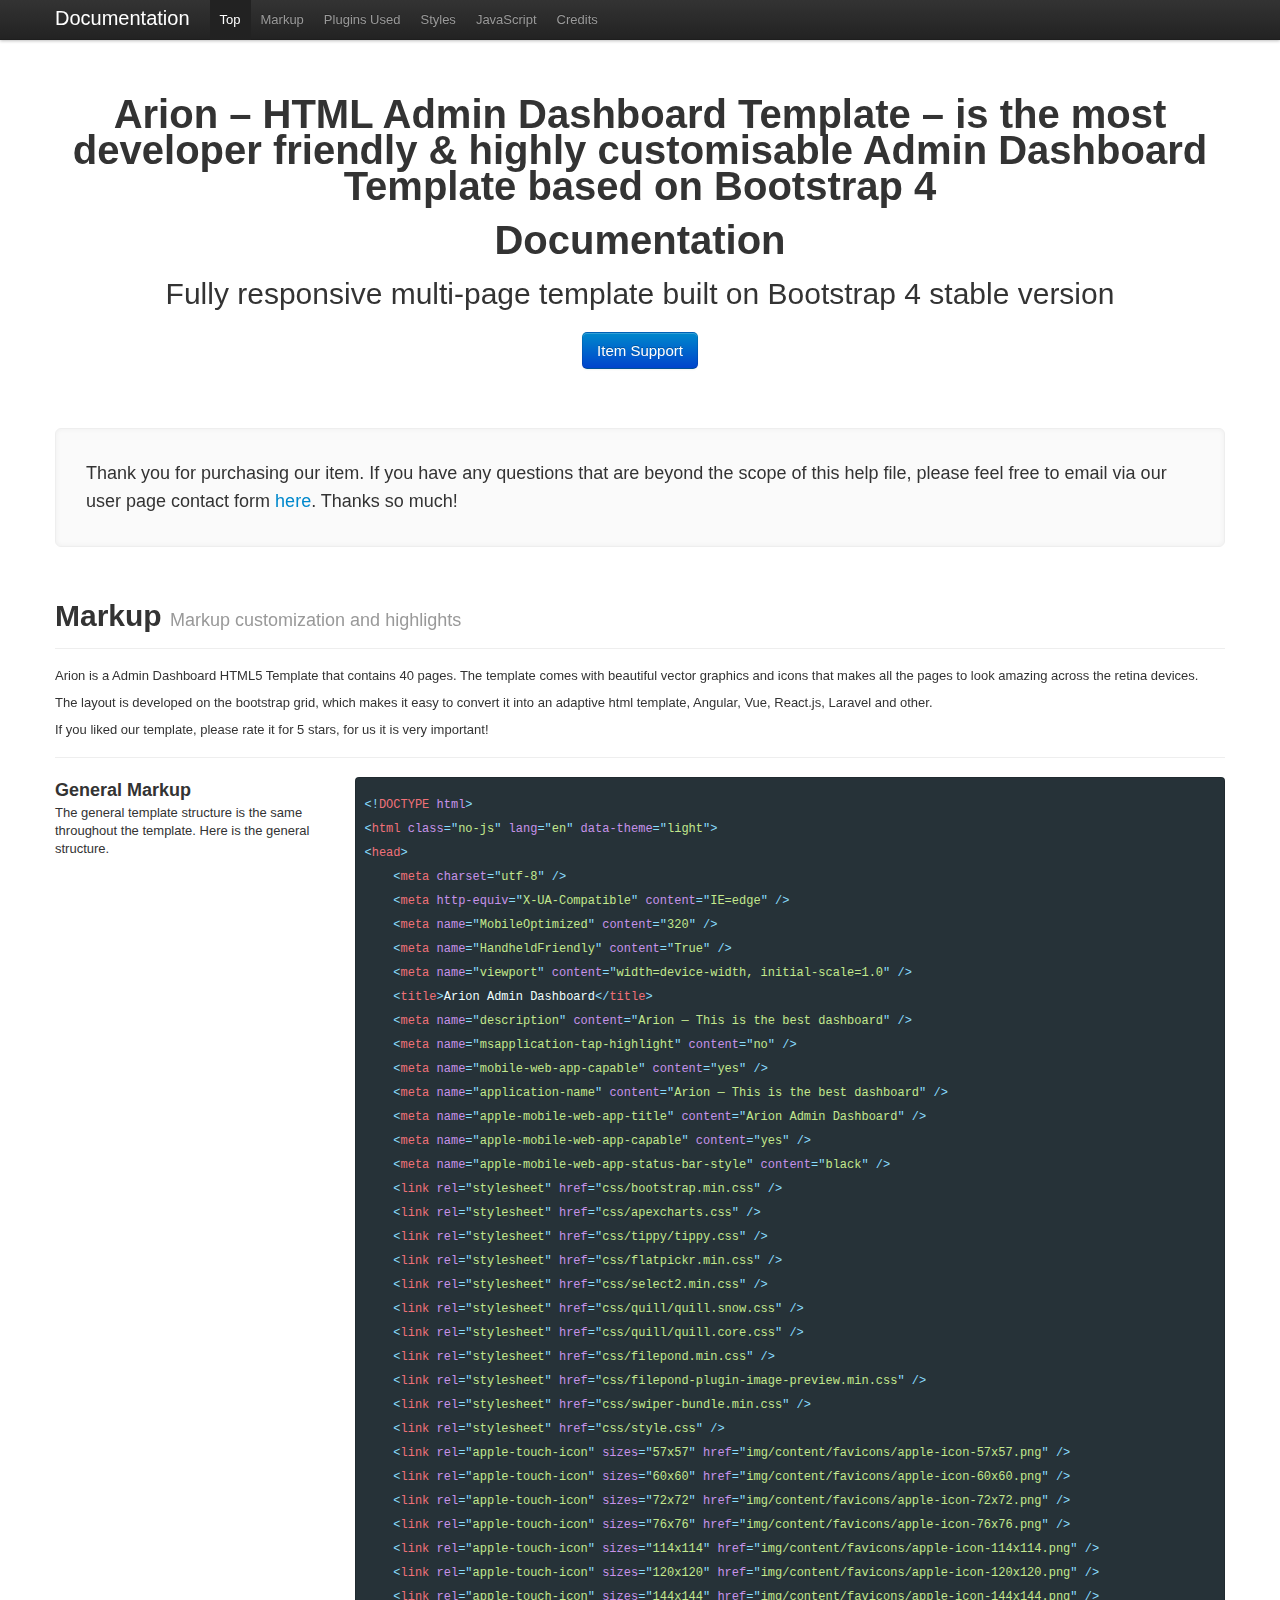
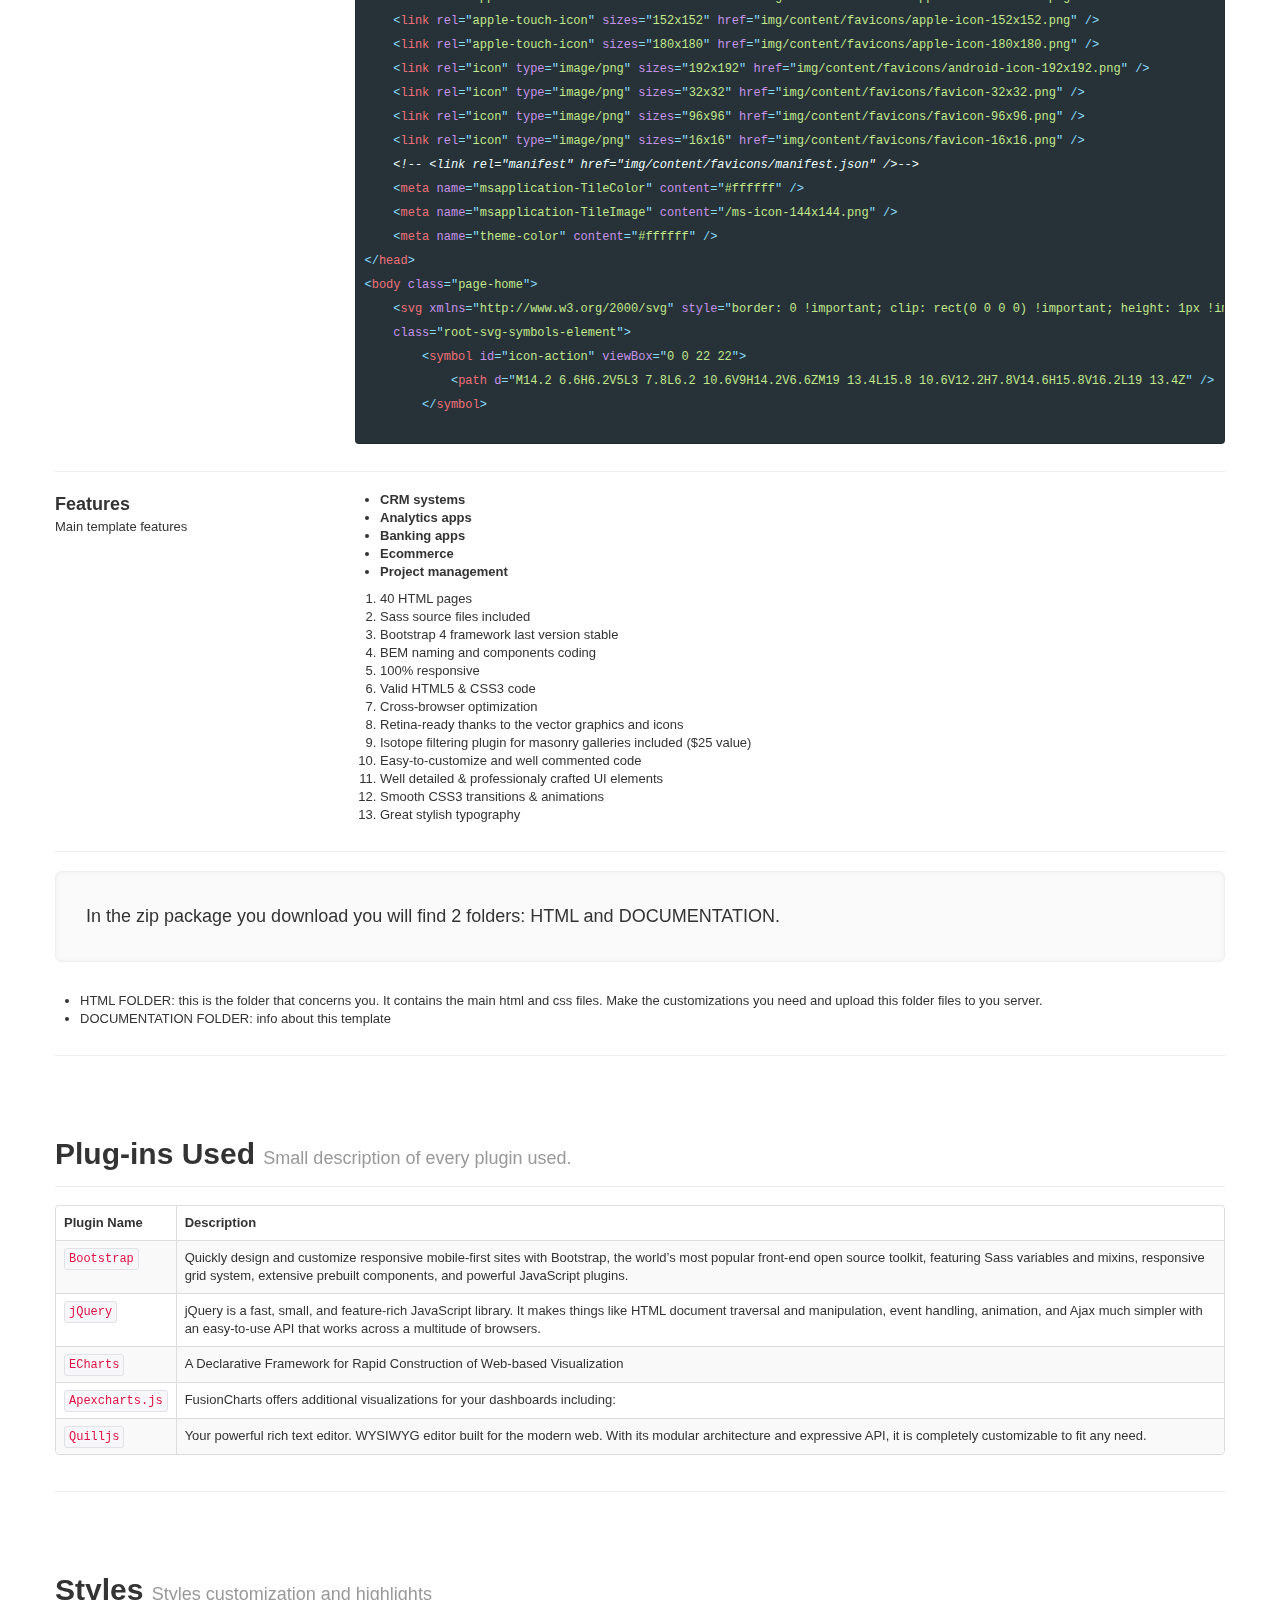
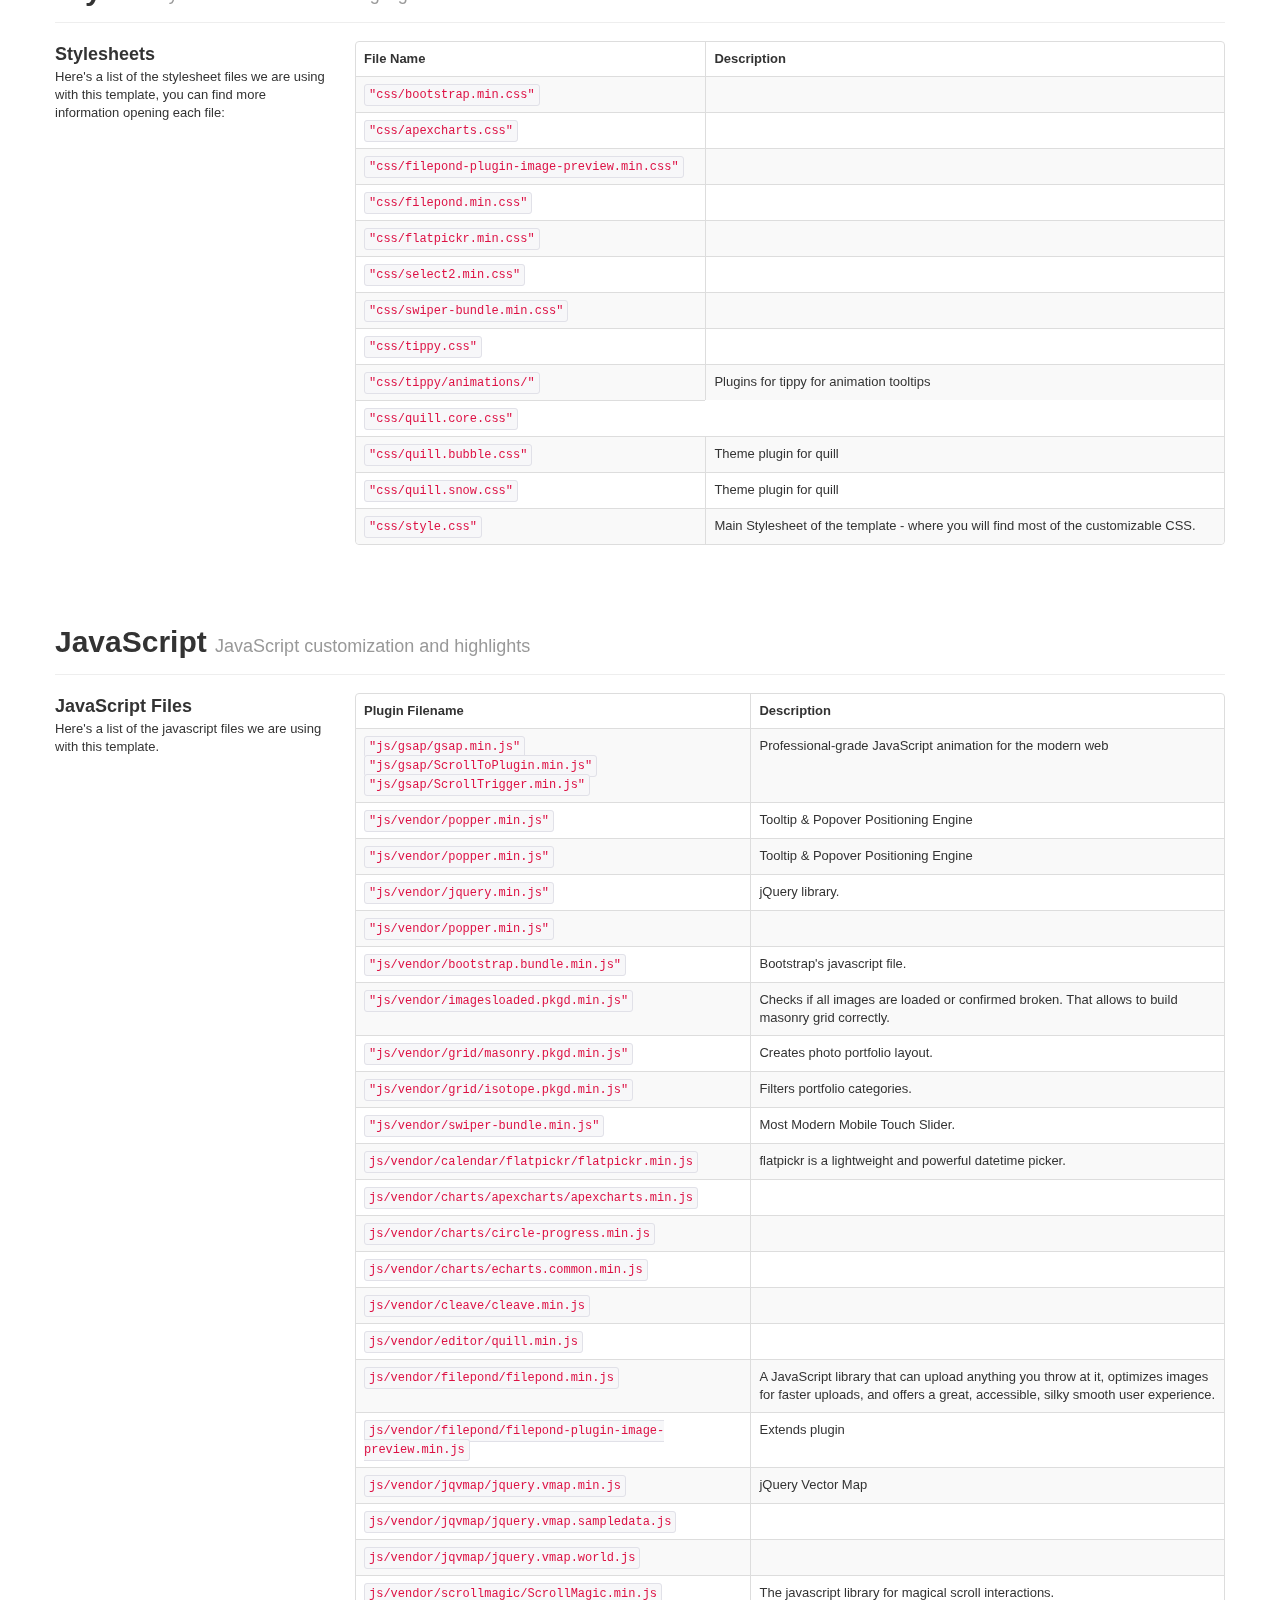
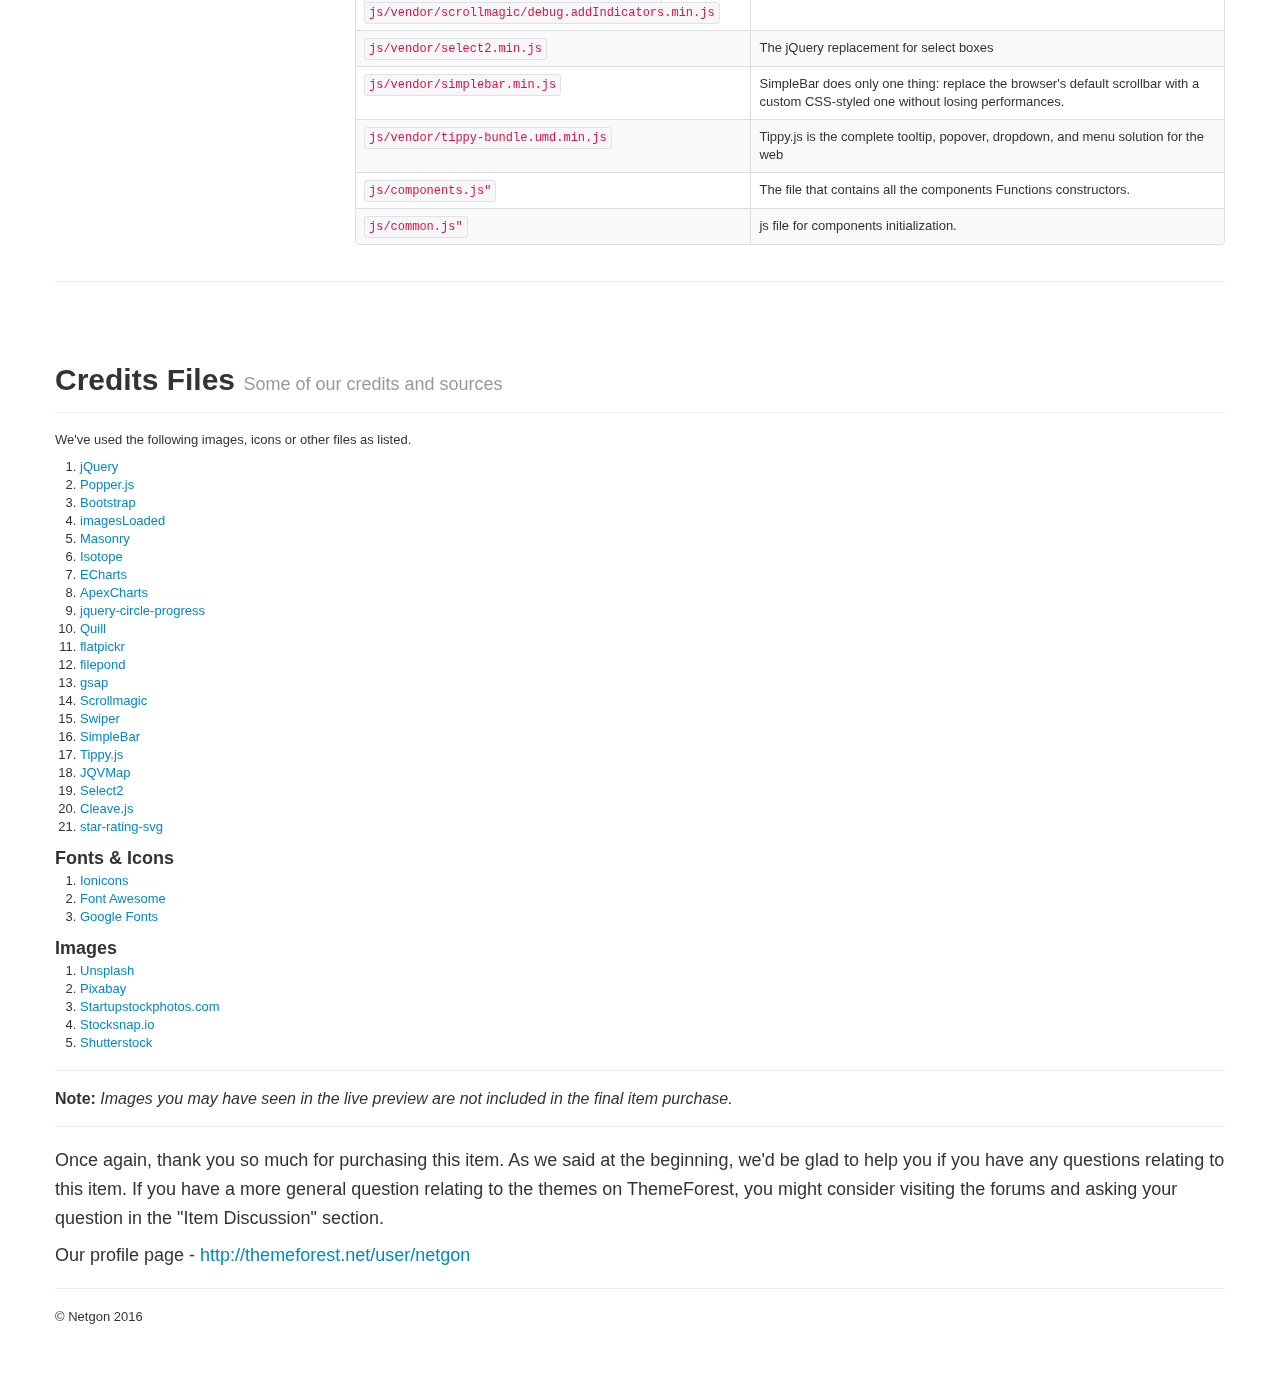
<file: templatebk/DOCUMENTATION/index.html>
<!DOCTYPE html>
<html lang="en">
    <head>
        <meta charset="utf-8" />

        <title>Documentation</title>
        <meta content="width=device-width, initial-scale=1.0" name="viewport" />
        <link href="assets/css/bootstrap.css" rel="stylesheet" />
        <link
            href="assets/js/google-code-prettify/prettify.css"
            rel="stylesheet"
        />
        <style type="text/css">
            body {
                padding-top: 60px;
                padding-bottom: 40px;
            }
        </style>
        <link href="assets/css/bootstrap-responsive.css" rel="stylesheet" />
    </head>

    <body data-spy="scroll" id="top">
        <!-- Documentation Navbar -->

        <div class="navbar navbar-fixed-top">
            <div class="navbar-inner">
                <div class="container">
                    <a
                        class="btn btn-navbar"
                        data-target=".nav-collapse"
                        data-toggle="collapse"
                    ></a>
                    <a class="brand" href="#">Documentation</a>

                    <div class="nav-collapse">
                        <ul class="nav">
                            <li><a class="active" href="#top">Top</a></li>

                            <li><a href="#markup">Markup</a></li>

                            <li><a href="#plugins">Plugins Used</a></li>

                            <li><a href="#styles">Styles</a></li>

                            <li><a href="#javascript">JavaScript</a></li>

                            <li><a href="#credits">Credits</a></li>
                        </ul>
                    </div>
                </div>
            </div>
        </div>
        <!-- End of Navbar -->
        <!-- Main Container Beginning -->

        <div class="container">
            <div class="masthead">
                <h1>
                    Arion – HTML Admin Dashboard Template – is the most developer friendly & highly customisable Admin Dashboard Template based on Bootstrap 4<br />
                    <p></p>
                    Documentation
                </h1>

                <p>
                    Fully responsive multi-page template built on Bootstrap 4
                    stable version
                </p>

                <p class="download-info">
                    <a
                        class="btn btn-primary btn-large"
                        href="http://themeforest.net/user/netgon"
                        >Item Support</a
                    >
                </p>
            </div>
            <!-- masthead -->

            <div id="intro">
                <p class="highlight hero-unit">
                    Thank you for purchasing our item. If you have any questions
                    that are beyond the scope of this help file, please feel
                    free to email via our user page contact form
                    <a href="http://themeforest.net/user/netgon">here</a>.
                    Thanks so much!
                </p>
            </div>
            <!-- intro -->

            <section id="markup">
                <div class="page-header">
                    <h1>
                        Markup
                        <small>Markup customization and highlights</small>
                    </h1>
                </div>
                <p>
                    Arion is a Admin Dashboard HTML5 Template that contains 40
                    pages. The template comes with beautiful vector graphics and icons that makes all the
                    pages to look amazing across the retina devices.
                </p>
                <p>
                    The layout is developed on the bootstrap grid, which makes
                    it easy to convert it into an adaptive html template,
                    Angular, Vue, React.js, Laravel and other.
                </p>
                <p>
                    If you liked our template, please rate it for 5 stars, for
                    us it is very important!
                </p>
                <hr />

                <div class="row">
                    <div class="span3">
                        <h3>General Markup</h3>

                        <p>
                            The general template structure is the same
                            throughout the template. Here is the general
                            structure.
                        </p>
                    </div>

                    <div class="span9">
                        <pre class="html" style='color: rgb(238, 255, 255); background-color: rgb(38, 50, 56); font-family: "Roboto Mono", Consolas, "Courier New", monospace; font-size: 12px; line-height: 1; white-space: pre; overflow: auto' >
                            <div><span style="color:#89ddff">&lt;!</span><span style="color:#f07178">DOCTYPE</span><span style="color:#89ddff">&nbsp;</span><span style="color:#c792ea">html</span><span style="color:#89ddff">&gt;</span></div> <div><span style="color:#89ddff">&lt;</span><span style="color:#f07178">html</span><span style="color:#89ddff">&nbsp;</span><span style="color:#c792ea">class</span><span style="color:#89ddff">=&quot;</span><span style="color:#c3e88d">no-js</span><span style="color:#89ddff">&quot;&nbsp;</span><span style="color:#c792ea">lang</span><span style="color:#89ddff">=&quot;</span><span style="color:#c3e88d">en</span><span style="color:#89ddff">&quot;&nbsp;</span><span style="color:#c792ea">data-theme</span><span style="color:#89ddff">=&quot;</span><span style="color:#c3e88d">light</span><span style="color:#89ddff">&quot;&gt;</span></div> &nbsp; <div><span style="color:#89ddff">&lt;</span><span style="color:#f07178">head</span><span style="color:#89ddff">&gt;</span></div> <div>&nbsp;&nbsp;&nbsp;&nbsp;<span style="color:#89ddff">&lt;</span><span style="color:#f07178">meta</span><span style="color:#89ddff">&nbsp;</span><span style="color:#c792ea">charset</span><span style="color:#89ddff">=&quot;</span><span style="color:#c3e88d">utf-8</span><span style="color:#89ddff">&quot;&nbsp;/&gt;</span></div> <div>&nbsp;&nbsp;&nbsp;&nbsp;<span style="color:#89ddff">&lt;</span><span style="color:#f07178">meta</span><span style="color:#89ddff">&nbsp;</span><span style="color:#c792ea">http-equiv</span><span style="color:#89ddff">=&quot;</span><span style="color:#c3e88d">X-UA-Compatible</span><span style="color:#89ddff">&quot;&nbsp;</span><span style="color:#c792ea">content</span><span style="color:#89ddff">=&quot;</span><span style="color:#c3e88d">IE=edge</span><span style="color:#89ddff">&quot;&nbsp;/&gt;</span></div> <div>&nbsp;&nbsp;&nbsp;&nbsp;<span style="color:#89ddff">&lt;</span><span style="color:#f07178">meta</span><span style="color:#89ddff">&nbsp;</span><span style="color:#c792ea">name</span><span style="color:#89ddff">=&quot;</span><span style="color:#c3e88d">MobileOptimized</span><span style="color:#89ddff">&quot;&nbsp;</span><span style="color:#c792ea">content</span><span style="color:#89ddff">=&quot;</span><span style="color:#c3e88d">320</span><span style="color:#89ddff">&quot;&nbsp;/&gt;</span></div> <div>&nbsp;&nbsp;&nbsp;&nbsp;<span style="color:#89ddff">&lt;</span><span style="color:#f07178">meta</span><span style="color:#89ddff">&nbsp;</span><span style="color:#c792ea">name</span><span style="color:#89ddff">=&quot;</span><span style="color:#c3e88d">HandheldFriendly</span><span style="color:#89ddff">&quot;&nbsp;</span><span style="color:#c792ea">content</span><span style="color:#89ddff">=&quot;</span><span style="color:#c3e88d">True</span><span style="color:#89ddff">&quot;&nbsp;/&gt;</span></div> <div>&nbsp;&nbsp;&nbsp;&nbsp;<span style="color:#89ddff">&lt;</span><span style="color:#f07178">meta</span><span style="color:#89ddff">&nbsp;</span><span style="color:#c792ea">name</span><span style="color:#89ddff">=&quot;</span><span style="color:#c3e88d">viewport</span><span style="color:#89ddff">&quot;&nbsp;</span><span style="color:#c792ea">content</span><span style="color:#89ddff">=&quot;</span><span style="color:#c3e88d">width=device-width,&nbsp;initial-scale=1.0</span><span style="color:#89ddff">&quot;&nbsp;/&gt;</span></div> <div>&nbsp;&nbsp;&nbsp;&nbsp;<span style="color:#89ddff">&lt;</span><span style="color:#f07178">title</span><span style="color:#89ddff">&gt;</span>Arion&nbsp;Admin&nbsp;Dashboard<span style="color:#89ddff">&lt;/</span><span style="color:#f07178">title</span><span style="color:#89ddff">&gt;</span></div> <div>&nbsp;&nbsp;&nbsp;&nbsp;<span style="color:#89ddff">&lt;</span><span style="color:#f07178">meta</span><span style="color:#89ddff">&nbsp;</span><span style="color:#c792ea">name</span><span style="color:#89ddff">=&quot;</span><span style="color:#c3e88d">description</span><span style="color:#89ddff">&quot;&nbsp;</span><span style="color:#c792ea">content</span><span style="color:#89ddff">=&quot;</span><span style="color:#c3e88d">Arion&nbsp;&mdash;&nbsp;This&nbsp;is&nbsp;the&nbsp;best&nbsp;dashboard</span><span style="color:#89ddff">&quot;&nbsp;/&gt;</span></div> <div>&nbsp;&nbsp;&nbsp;&nbsp;<span style="color:#89ddff">&lt;</span><span style="color:#f07178">meta</span><span style="color:#89ddff">&nbsp;</span><span style="color:#c792ea">name</span><span style="color:#89ddff">=&quot;</span><span style="color:#c3e88d">msapplication-tap-highlight</span><span style="color:#89ddff">&quot;&nbsp;</span><span style="color:#c792ea">content</span><span style="color:#89ddff">=&quot;</span><span style="color:#c3e88d">no</span><span style="color:#89ddff">&quot;&nbsp;/&gt;</span></div> <div>&nbsp;&nbsp;&nbsp;&nbsp;<span style="color:#89ddff">&lt;</span><span style="color:#f07178">meta</span><span style="color:#89ddff">&nbsp;</span><span style="color:#c792ea">name</span><span style="color:#89ddff">=&quot;</span><span style="color:#c3e88d">mobile-web-app-capable</span><span style="color:#89ddff">&quot;&nbsp;</span><span style="color:#c792ea">content</span><span style="color:#89ddff">=&quot;</span><span style="color:#c3e88d">yes</span><span style="color:#89ddff">&quot;&nbsp;/&gt;</span></div> <div>&nbsp;&nbsp;&nbsp;&nbsp;<span style="color:#89ddff">&lt;</span><span style="color:#f07178">meta</span><span style="color:#89ddff">&nbsp;</span><span style="color:#c792ea">name</span><span style="color:#89ddff">=&quot;</span><span style="color:#c3e88d">application-name</span><span style="color:#89ddff">&quot;&nbsp;</span><span style="color:#c792ea">content</span><span style="color:#89ddff">=&quot;</span><span style="color:#c3e88d">Arion&nbsp;&mdash;&nbsp;This&nbsp;is&nbsp;the&nbsp;best&nbsp;dashboard</span><span style="color:#89ddff">&quot;&nbsp;/&gt;</span></div> <div>&nbsp;&nbsp;&nbsp;&nbsp;<span style="color:#89ddff">&lt;</span><span style="color:#f07178">meta</span><span style="color:#89ddff">&nbsp;</span><span style="color:#c792ea">name</span><span style="color:#89ddff">=&quot;</span><span style="color:#c3e88d">apple-mobile-web-app-title</span><span style="color:#89ddff">&quot;&nbsp;</span><span style="color:#c792ea">content</span><span style="color:#89ddff">=&quot;</span><span style="color:#c3e88d">Arion&nbsp;Admin&nbsp;Dashboard</span><span style="color:#89ddff">&quot;&nbsp;/&gt;</span></div> <div>&nbsp;&nbsp;&nbsp;&nbsp;<span style="color:#89ddff">&lt;</span><span style="color:#f07178">meta</span><span style="color:#89ddff">&nbsp;</span><span style="color:#c792ea">name</span><span style="color:#89ddff">=&quot;</span><span style="color:#c3e88d">apple-mobile-web-app-capable</span><span style="color:#89ddff">&quot;&nbsp;</span><span style="color:#c792ea">content</span><span style="color:#89ddff">=&quot;</span><span style="color:#c3e88d">yes</span><span style="color:#89ddff">&quot;&nbsp;/&gt;</span></div> <div>&nbsp;&nbsp;&nbsp;&nbsp;<span style="color:#89ddff">&lt;</span><span style="color:#f07178">meta</span><span style="color:#89ddff">&nbsp;</span><span style="color:#c792ea">name</span><span style="color:#89ddff">=&quot;</span><span style="color:#c3e88d">apple-mobile-web-app-status-bar-style</span><span style="color:#89ddff">&quot;&nbsp;</span><span style="color:#c792ea">content</span><span style="color:#89ddff">=&quot;</span><span style="color:#c3e88d">black</span><span style="color:#89ddff">&quot;&nbsp;/&gt;</span></div> <div>&nbsp;&nbsp;&nbsp;&nbsp;<span style="color:#89ddff">&lt;</span><span style="color:#f07178">link</span><span style="color:#89ddff">&nbsp;</span><span style="color:#c792ea">rel</span><span style="color:#89ddff">=&quot;</span><span style="color:#c3e88d">stylesheet</span><span style="color:#89ddff">&quot;&nbsp;</span><span style="color:#c792ea">href</span><span style="color:#89ddff">=&quot;</span><span style="color:#c3e88d">css/bootstrap.min.css</span><span style="color:#89ddff">&quot;&nbsp;/&gt;</span></div> <div>&nbsp;&nbsp;&nbsp;&nbsp;<span style="color:#89ddff">&lt;</span><span style="color:#f07178">link</span><span style="color:#89ddff">&nbsp;</span><span style="color:#c792ea">rel</span><span style="color:#89ddff">=&quot;</span><span style="color:#c3e88d">stylesheet</span><span style="color:#89ddff">&quot;&nbsp;</span><span style="color:#c792ea">href</span><span style="color:#89ddff">=&quot;</span><span style="color:#c3e88d">css/apexcharts.css</span><span style="color:#89ddff">&quot;&nbsp;/&gt;</span></div> <div>&nbsp;&nbsp;&nbsp;&nbsp;<span style="color:#89ddff">&lt;</span><span style="color:#f07178">link</span><span style="color:#89ddff">&nbsp;</span><span style="color:#c792ea">rel</span><span style="color:#89ddff">=&quot;</span><span style="color:#c3e88d">stylesheet</span><span style="color:#89ddff">&quot;&nbsp;</span><span style="color:#c792ea">href</span><span style="color:#89ddff">=&quot;</span><span style="color:#c3e88d">css/tippy/tippy.css</span><span style="color:#89ddff">&quot;&nbsp;/&gt;</span></div> <div>&nbsp;&nbsp;&nbsp;&nbsp;<span style="color:#89ddff">&lt;</span><span style="color:#f07178">link</span><span style="color:#89ddff">&nbsp;</span><span style="color:#c792ea">rel</span><span style="color:#89ddff">=&quot;</span><span style="color:#c3e88d">stylesheet</span><span style="color:#89ddff">&quot;&nbsp;</span><span style="color:#c792ea">href</span><span style="color:#89ddff">=&quot;</span><span style="color:#c3e88d">css/flatpickr.min.css</span><span style="color:#89ddff">&quot;&nbsp;/&gt;</span></div> <div>&nbsp;&nbsp;&nbsp;&nbsp;<span style="color:#89ddff">&lt;</span><span style="color:#f07178">link</span><span style="color:#89ddff">&nbsp;</span><span style="color:#c792ea">rel</span><span style="color:#89ddff">=&quot;</span><span style="color:#c3e88d">stylesheet</span><span style="color:#89ddff">&quot;&nbsp;</span><span style="color:#c792ea">href</span><span style="color:#89ddff">=&quot;</span><span style="color:#c3e88d">css/select2.min.css</span><span style="color:#89ddff">&quot;&nbsp;/&gt;</span></div> <div>&nbsp;&nbsp;&nbsp;&nbsp;<span style="color:#89ddff">&lt;</span><span style="color:#f07178">link</span><span style="color:#89ddff">&nbsp;</span><span style="color:#c792ea">rel</span><span style="color:#89ddff">=&quot;</span><span style="color:#c3e88d">stylesheet</span><span style="color:#89ddff">&quot;&nbsp;</span><span style="color:#c792ea">href</span><span style="color:#89ddff">=&quot;</span><span style="color:#c3e88d">css/quill/quill.snow.css</span><span style="color:#89ddff">&quot;&nbsp;/&gt;</span></div> <div>&nbsp;&nbsp;&nbsp;&nbsp;<span style="color:#89ddff">&lt;</span><span style="color:#f07178">link</span><span style="color:#89ddff">&nbsp;</span><span style="color:#c792ea">rel</span><span style="color:#89ddff">=&quot;</span><span style="color:#c3e88d">stylesheet</span><span style="color:#89ddff">&quot;&nbsp;</span><span style="color:#c792ea">href</span><span style="color:#89ddff">=&quot;</span><span style="color:#c3e88d">css/quill/quill.core.css</span><span style="color:#89ddff">&quot;&nbsp;/&gt;</span></div> <div>&nbsp;&nbsp;&nbsp;&nbsp;<span style="color:#89ddff">&lt;</span><span style="color:#f07178">link</span><span style="color:#89ddff">&nbsp;</span><span style="color:#c792ea">rel</span><span style="color:#89ddff">=&quot;</span><span style="color:#c3e88d">stylesheet</span><span style="color:#89ddff">&quot;&nbsp;</span><span style="color:#c792ea">href</span><span style="color:#89ddff">=&quot;</span><span style="color:#c3e88d">css/filepond.min.css</span><span style="color:#89ddff">&quot;&nbsp;/&gt;</span></div> <div>&nbsp;&nbsp;&nbsp;&nbsp;<span style="color:#89ddff">&lt;</span><span style="color:#f07178">link</span><span style="color:#89ddff">&nbsp;</span><span style="color:#c792ea">rel</span><span style="color:#89ddff">=&quot;</span><span style="color:#c3e88d">stylesheet</span><span style="color:#89ddff">&quot;&nbsp;</span><span style="color:#c792ea">href</span><span style="color:#89ddff">=&quot;</span><span style="color:#c3e88d">css/filepond-plugin-image-preview.min.css</span><span style="color:#89ddff">&quot;&nbsp;/&gt;</span></div> <div>&nbsp;&nbsp;&nbsp;&nbsp;<span style="color:#89ddff">&lt;</span><span style="color:#f07178">link</span><span style="color:#89ddff">&nbsp;</span><span style="color:#c792ea">rel</span><span style="color:#89ddff">=&quot;</span><span style="color:#c3e88d">stylesheet</span><span style="color:#89ddff">&quot;&nbsp;</span><span style="color:#c792ea">href</span><span style="color:#89ddff">=&quot;</span><span style="color:#c3e88d">css/swiper-bundle.min.css</span><span style="color:#89ddff">&quot;&nbsp;/&gt;</span></div> <div>&nbsp;&nbsp;&nbsp;&nbsp;<span style="color:#89ddff">&lt;</span><span style="color:#f07178">link</span><span style="color:#89ddff">&nbsp;</span><span style="color:#c792ea">rel</span><span style="color:#89ddff">=&quot;</span><span style="color:#c3e88d">stylesheet</span><span style="color:#89ddff">&quot;&nbsp;</span><span style="color:#c792ea">href</span><span style="color:#89ddff">=&quot;</span><span style="color:#c3e88d">css/style.css</span><span style="color:#89ddff">&quot;&nbsp;/&gt;</span></div> <div>&nbsp;&nbsp;&nbsp;&nbsp;<span style="color:#89ddff">&lt;</span><span style="color:#f07178">link</span><span style="color:#89ddff">&nbsp;</span><span style="color:#c792ea">rel</span><span style="color:#89ddff">=&quot;</span><span style="color:#c3e88d">apple-touch-icon</span><span style="color:#89ddff">&quot;&nbsp;</span><span style="color:#c792ea">sizes</span><span style="color:#89ddff">=&quot;</span><span style="color:#c3e88d">57x57</span><span style="color:#89ddff">&quot;&nbsp;</span><span style="color:#c792ea">href</span><span style="color:#89ddff">=&quot;</span><span style="color:#c3e88d">img/content/favicons/apple-icon-57x57.png</span><span style="color:#89ddff">&quot;&nbsp;/&gt;</span></div> <div>&nbsp;&nbsp;&nbsp;&nbsp;<span style="color:#89ddff">&lt;</span><span style="color:#f07178">link</span><span style="color:#89ddff">&nbsp;</span><span style="color:#c792ea">rel</span><span style="color:#89ddff">=&quot;</span><span style="color:#c3e88d">apple-touch-icon</span><span style="color:#89ddff">&quot;&nbsp;</span><span style="color:#c792ea">sizes</span><span style="color:#89ddff">=&quot;</span><span style="color:#c3e88d">60x60</span><span style="color:#89ddff">&quot;&nbsp;</span><span style="color:#c792ea">href</span><span style="color:#89ddff">=&quot;</span><span style="color:#c3e88d">img/content/favicons/apple-icon-60x60.png</span><span style="color:#89ddff">&quot;&nbsp;/&gt;</span></div> <div>&nbsp;&nbsp;&nbsp;&nbsp;<span style="color:#89ddff">&lt;</span><span style="color:#f07178">link</span><span style="color:#89ddff">&nbsp;</span><span style="color:#c792ea">rel</span><span style="color:#89ddff">=&quot;</span><span style="color:#c3e88d">apple-touch-icon</span><span style="color:#89ddff">&quot;&nbsp;</span><span style="color:#c792ea">sizes</span><span style="color:#89ddff">=&quot;</span><span style="color:#c3e88d">72x72</span><span style="color:#89ddff">&quot;&nbsp;</span><span style="color:#c792ea">href</span><span style="color:#89ddff">=&quot;</span><span style="color:#c3e88d">img/content/favicons/apple-icon-72x72.png</span><span style="color:#89ddff">&quot;&nbsp;/&gt;</span></div> <div>&nbsp;&nbsp;&nbsp;&nbsp;<span style="color:#89ddff">&lt;</span><span style="color:#f07178">link</span><span style="color:#89ddff">&nbsp;</span><span style="color:#c792ea">rel</span><span style="color:#89ddff">=&quot;</span><span style="color:#c3e88d">apple-touch-icon</span><span style="color:#89ddff">&quot;&nbsp;</span><span style="color:#c792ea">sizes</span><span style="color:#89ddff">=&quot;</span><span style="color:#c3e88d">76x76</span><span style="color:#89ddff">&quot;&nbsp;</span><span style="color:#c792ea">href</span><span style="color:#89ddff">=&quot;</span><span style="color:#c3e88d">img/content/favicons/apple-icon-76x76.png</span><span style="color:#89ddff">&quot;&nbsp;/&gt;</span></div> <div>&nbsp;&nbsp;&nbsp;&nbsp;<span style="color:#89ddff">&lt;</span><span style="color:#f07178">link</span><span style="color:#89ddff">&nbsp;</span><span style="color:#c792ea">rel</span><span style="color:#89ddff">=&quot;</span><span style="color:#c3e88d">apple-touch-icon</span><span style="color:#89ddff">&quot;&nbsp;</span><span style="color:#c792ea">sizes</span><span style="color:#89ddff">=&quot;</span><span style="color:#c3e88d">114x114</span><span style="color:#89ddff">&quot;&nbsp;</span><span style="color:#c792ea">href</span><span style="color:#89ddff">=&quot;</span><span style="color:#c3e88d">img/content/favicons/apple-icon-114x114.png</span><span style="color:#89ddff">&quot;&nbsp;/&gt;</span></div> <div>&nbsp;&nbsp;&nbsp;&nbsp;<span style="color:#89ddff">&lt;</span><span style="color:#f07178">link</span><span style="color:#89ddff">&nbsp;</span><span style="color:#c792ea">rel</span><span style="color:#89ddff">=&quot;</span><span style="color:#c3e88d">apple-touch-icon</span><span style="color:#89ddff">&quot;&nbsp;</span><span style="color:#c792ea">sizes</span><span style="color:#89ddff">=&quot;</span><span style="color:#c3e88d">120x120</span><span style="color:#89ddff">&quot;&nbsp;</span><span style="color:#c792ea">href</span><span style="color:#89ddff">=&quot;</span><span style="color:#c3e88d">img/content/favicons/apple-icon-120x120.png</span><span style="color:#89ddff">&quot;&nbsp;/&gt;</span></div> <div>&nbsp;&nbsp;&nbsp;&nbsp;<span style="color:#89ddff">&lt;</span><span style="color:#f07178">link</span><span style="color:#89ddff">&nbsp;</span><span style="color:#c792ea">rel</span><span style="color:#89ddff">=&quot;</span><span style="color:#c3e88d">apple-touch-icon</span><span style="color:#89ddff">&quot;&nbsp;</span><span style="color:#c792ea">sizes</span><span style="color:#89ddff">=&quot;</span><span style="color:#c3e88d">144x144</span><span style="color:#89ddff">&quot;&nbsp;</span><span style="color:#c792ea">href</span><span style="color:#89ddff">=&quot;</span><span style="color:#c3e88d">img/content/favicons/apple-icon-144x144.png</span><span style="color:#89ddff">&quot;&nbsp;/&gt;</span></div> <div>&nbsp;&nbsp;&nbsp;&nbsp;<span style="color:#89ddff">&lt;</span><span style="color:#f07178">link</span><span style="color:#89ddff">&nbsp;</span><span style="color:#c792ea">rel</span><span style="color:#89ddff">=&quot;</span><span style="color:#c3e88d">apple-touch-icon</span><span style="color:#89ddff">&quot;&nbsp;</span><span style="color:#c792ea">sizes</span><span style="color:#89ddff">=&quot;</span><span style="color:#c3e88d">152x152</span><span style="color:#89ddff">&quot;&nbsp;</span><span style="color:#c792ea">href</span><span style="color:#89ddff">=&quot;</span><span style="color:#c3e88d">img/content/favicons/apple-icon-152x152.png</span><span style="color:#89ddff">&quot;&nbsp;/&gt;</span></div> <div>&nbsp;&nbsp;&nbsp;&nbsp;<span style="color:#89ddff">&lt;</span><span style="color:#f07178">link</span><span style="color:#89ddff">&nbsp;</span><span style="color:#c792ea">rel</span><span style="color:#89ddff">=&quot;</span><span style="color:#c3e88d">apple-touch-icon</span><span style="color:#89ddff">&quot;&nbsp;</span><span style="color:#c792ea">sizes</span><span style="color:#89ddff">=&quot;</span><span style="color:#c3e88d">180x180</span><span style="color:#89ddff">&quot;&nbsp;</span><span style="color:#c792ea">href</span><span style="color:#89ddff">=&quot;</span><span style="color:#c3e88d">img/content/favicons/apple-icon-180x180.png</span><span style="color:#89ddff">&quot;&nbsp;/&gt;</span></div> <div>&nbsp;&nbsp;&nbsp;&nbsp;<span style="color:#89ddff">&lt;</span><span style="color:#f07178">link</span><span style="color:#89ddff">&nbsp;</span><span style="color:#c792ea">rel</span><span style="color:#89ddff">=&quot;</span><span style="color:#c3e88d">icon</span><span style="color:#89ddff">&quot;&nbsp;</span><span style="color:#c792ea">type</span><span style="color:#89ddff">=&quot;</span><span style="color:#c3e88d">image/png</span><span style="color:#89ddff">&quot;&nbsp;</span><span style="color:#c792ea">sizes</span><span style="color:#89ddff">=&quot;</span><span style="color:#c3e88d">192x192</span><span style="color:#89ddff">&quot;&nbsp;</span><span style="color:#c792ea">href</span><span style="color:#89ddff">=&quot;</span><span style="color:#c3e88d">img/content/favicons/android-icon-192x192.png</span><span style="color:#89ddff">&quot;&nbsp;/&gt;</span></div> <div>&nbsp;&nbsp;&nbsp;&nbsp;<span style="color:#89ddff">&lt;</span><span style="color:#f07178">link</span><span style="color:#89ddff">&nbsp;</span><span style="color:#c792ea">rel</span><span style="color:#89ddff">=&quot;</span><span style="color:#c3e88d">icon</span><span style="color:#89ddff">&quot;&nbsp;</span><span style="color:#c792ea">type</span><span style="color:#89ddff">=&quot;</span><span style="color:#c3e88d">image/png</span><span style="color:#89ddff">&quot;&nbsp;</span><span style="color:#c792ea">sizes</span><span style="color:#89ddff">=&quot;</span><span style="color:#c3e88d">32x32</span><span style="color:#89ddff">&quot;&nbsp;</span><span style="color:#c792ea">href</span><span style="color:#89ddff">=&quot;</span><span style="color:#c3e88d">img/content/favicons/favicon-32x32.png</span><span style="color:#89ddff">&quot;&nbsp;/&gt;</span></div> <div>&nbsp;&nbsp;&nbsp;&nbsp;<span style="color:#89ddff">&lt;</span><span style="color:#f07178">link</span><span style="color:#89ddff">&nbsp;</span><span style="color:#c792ea">rel</span><span style="color:#89ddff">=&quot;</span><span style="color:#c3e88d">icon</span><span style="color:#89ddff">&quot;&nbsp;</span><span style="color:#c792ea">type</span><span style="color:#89ddff">=&quot;</span><span style="color:#c3e88d">image/png</span><span style="color:#89ddff">&quot;&nbsp;</span><span style="color:#c792ea">sizes</span><span style="color:#89ddff">=&quot;</span><span style="color:#c3e88d">96x96</span><span style="color:#89ddff">&quot;&nbsp;</span><span style="color:#c792ea">href</span><span style="color:#89ddff">=&quot;</span><span style="color:#c3e88d">img/content/favicons/favicon-96x96.png</span><span style="color:#89ddff">&quot;&nbsp;/&gt;</span></div> <div>&nbsp;&nbsp;&nbsp;&nbsp;<span style="color:#89ddff">&lt;</span><span style="color:#f07178">link</span><span style="color:#89ddff">&nbsp;</span><span style="color:#c792ea">rel</span><span style="color:#89ddff">=&quot;</span><span style="color:#c3e88d">icon</span><span style="color:#89ddff">&quot;&nbsp;</span><span style="color:#c792ea">type</span><span style="color:#89ddff">=&quot;</span><span style="color:#c3e88d">image/png</span><span style="color:#89ddff">&quot;&nbsp;</span><span style="color:#c792ea">sizes</span><span style="color:#89ddff">=&quot;</span><span style="color:#c3e88d">16x16</span><span style="color:#89ddff">&quot;&nbsp;</span><span style="color:#c792ea">href</span><span style="color:#89ddff">=&quot;</span><span style="color:#c3e88d">img/content/favicons/favicon-16x16.png</span><span style="color:#89ddff">&quot;&nbsp;/&gt;</span></div> <div>&nbsp;&nbsp;&nbsp;&nbsp;<em>&lt;!--&nbsp;&lt;link&nbsp;rel=&quot;manifest&quot;&nbsp;href=&quot;img/content/favicons/manifest.json&quot;&nbsp;/&gt;--&gt;</em></div> <div>&nbsp;&nbsp;&nbsp;&nbsp;<span style="color:#89ddff">&lt;</span><span style="color:#f07178">meta</span><span style="color:#89ddff">&nbsp;</span><span style="color:#c792ea">name</span><span style="color:#89ddff">=&quot;</span><span style="color:#c3e88d">msapplication-TileColor</span><span style="color:#89ddff">&quot;&nbsp;</span><span style="color:#c792ea">content</span><span style="color:#89ddff">=&quot;</span><span style="color:#c3e88d">#ffffff</span><span style="color:#89ddff">&quot;&nbsp;/&gt;</span></div> <div>&nbsp;&nbsp;&nbsp;&nbsp;<span style="color:#89ddff">&lt;</span><span style="color:#f07178">meta</span><span style="color:#89ddff">&nbsp;</span><span style="color:#c792ea">name</span><span style="color:#89ddff">=&quot;</span><span style="color:#c3e88d">msapplication-TileImage</span><span style="color:#89ddff">&quot;&nbsp;</span><span style="color:#c792ea">content</span><span style="color:#89ddff">=&quot;</span><span style="color:#c3e88d">/ms-icon-144x144.png</span><span style="color:#89ddff">&quot;&nbsp;/&gt;</span></div> <div>&nbsp;&nbsp;&nbsp;&nbsp;<span style="color:#89ddff">&lt;</span><span style="color:#f07178">meta</span><span style="color:#89ddff">&nbsp;</span><span style="color:#c792ea">name</span><span style="color:#89ddff">=&quot;</span><span style="color:#c3e88d">theme-color</span><span style="color:#89ddff">&quot;&nbsp;</span><span style="color:#c792ea">content</span><span style="color:#89ddff">=&quot;</span><span style="color:#c3e88d">#ffffff</span><span style="color:#89ddff">&quot;&nbsp;/&gt;</span></div> <div><span style="color:#89ddff">&lt;/</span><span style="color:#f07178">head</span><span style="color:#89ddff">&gt;</span></div> &nbsp; <div><span style="color:#89ddff">&lt;</span><span style="color:#f07178">body</span><span style="color:#89ddff">&nbsp;</span><span style="color:#c792ea">class</span><span style="color:#89ddff">=&quot;</span><span style="color:#c3e88d">page-home</span><span style="color:#89ddff">&quot;&gt;</span></div> <div>&nbsp;&nbsp;&nbsp;&nbsp;<span style="color:#89ddff">&lt;</span><span style="color:#f07178">svg</span><span style="color:#89ddff">&nbsp;</span><span style="color:#c792ea">xmlns</span><span style="color:#89ddff">=&quot;</span><span style="color:#c3e88d">http://www.w3.org/2000/svg</span><span style="color:#89ddff">&quot;&nbsp;</span><span style="color:#c792ea">style</span><span style="color:#89ddff">=&quot;</span><span style="color:#c3e88d">border:&nbsp;0&nbsp;!important;&nbsp;clip:&nbsp;rect(0&nbsp;0&nbsp;0&nbsp;0)&nbsp;!important;&nbsp;height:&nbsp;1px&nbsp;!important;&nbsp;margin:&nbsp;-1px&nbsp;!important;&nbsp;overflow:&nbsp;hidden&nbsp;!important;&nbsp;padding:&nbsp;0&nbsp;!important;&nbsp;position:&nbsp;absolute&nbsp;!important;&nbsp;width:&nbsp;1px&nbsp;!important;</span><span style="color:#89ddff">&quot;</span></div> <div><span style="color:#89ddff">&nbsp;&nbsp;&nbsp;&nbsp;</span><span style="color:#c792ea">class</span><span style="color:#89ddff">=&quot;</span><span style="color:#c3e88d">root-svg-symbols-element</span><span style="color:#89ddff">&quot;&gt;</span></div> <div>&nbsp;&nbsp;&nbsp;&nbsp;&nbsp;&nbsp;&nbsp;&nbsp;<span style="color:#89ddff">&lt;</span><span style="color:#f07178">symbol</span>&nbsp;<span style="color:#c792ea">id</span><span style="color:#89ddff">=</span><span style="color:#89ddff">&quot;</span><span style="color:#c3e88d">icon-action</span><span style="color:#89ddff">&quot;</span>&nbsp;<span style="color:#c792ea">viewBox</span><span style="color:#89ddff">=</span><span style="color:#89ddff">&quot;</span><span style="color:#c3e88d">0&nbsp;0&nbsp;22&nbsp;22</span><span style="color:#89ddff">&quot;</span><span style="color:#89ddff">&gt;</span></div> <div>&nbsp;&nbsp;&nbsp;&nbsp;&nbsp;&nbsp;&nbsp;&nbsp;&nbsp;&nbsp;&nbsp;&nbsp;<span style="color:#89ddff">&lt;</span><span style="color:#f07178">path</span>&nbsp;<span style="color:#c792ea">d</span><span style="color:#89ddff">=</span><span style="color:#89ddff">&quot;</span><span style="color:#c3e88d">M14.2&nbsp;6.6H6.2V5L3&nbsp;7.8L6.2&nbsp;10.6V9H14.2V6.6ZM19&nbsp;13.4L15.8&nbsp;10.6V12.2H7.8V14.6H15.8V16.2L19&nbsp;13.4Z</span><span style="color:#89ddff">&quot;</span>&nbsp;<span style="color:#89ddff">/&gt;</span></div> <div>&nbsp;&nbsp;&nbsp;&nbsp;&nbsp;&nbsp;&nbsp;&nbsp;<span style="color:#89ddff">&lt;/</span><span style="color:#f07178">symbol</span><span style="color:#89ddff">&gt;</span></div>
                        </pre>
                    </div>
                </div>
                <hr />

                <div class="row">
                    <div class="span3">
                        <h3>Features</h3>
                        <p>Main template features</p>
                    </div>
                    <div class="span9">
                        <ul>
                            <li><b>CRM systems</b></li>
                            <li><b>Analytics apps</b></li>
                            <li><b>Banking apps</b></li>
                            <li><b>Ecommerce</b></li>
                            <li><b>Project management</b></li>
                        </ul>
                        <ol>
                            <li>40 HTML pages</li>
                            <li>Sass source files included</li>
                            <li>
                                Bootstrap 4 framework last version stable
                            </li>
                            <li>BEM naming and components coding</li>
                            <li>100% responsive</li>
                            <li>Valid HTML5 & CSS3 code</li>
                            <li>Cross-browser optimization</li>
                            <li>
                                Retina-ready thanks to the vector graphics
                                and icons
                            </li>
                            <li>
                                Isotope filtering plugin for masonry
                                galleries included ($25 value)
                            </li>
                            <li>
                                Easy-to-customize and well commented code
                            </li>
                            <li>
                                Well detailed & professionaly crafted UI
                                elements
                            </li>
                            <li>Smooth CSS3 transitions & animations</li>
                            <li>Great stylish typography</li>
                          </ol>
                    </div>
                </div>
                <hr />

                <div class="row">
                    <div class="span12">
                        <p class="highlight hero-unit">
                            In the zip package you download you will find 2
                            folders: HTML and DOCUMENTATION.
                        </p>
                        <ul>
                            <li>
                                HTML FOLDER: this is the folder that concerns
                                you. It contains the main html and css files.
                                Make the customizations you need and upload this
                                folder files to you server.
                            </li>

                            <li>
                                DOCUMENTATION FOLDER: info about this template
                            </li>
                        </ul>
                    </div>
                </div>
                <hr />
            </section>
            <!-- Markup -->

            <section id="plugins">
                <div class="page-header">
                    <h1>
                        Plug-ins Used
                        <small>Small description of every plugin used.</small>
                    </h1>
                </div>

                <div class="row">
                    <div class="span12">
                        <table class="table table-bordered table-striped">
                            <thead>
                                <tr>
                                    <th>Plugin Name</th>
                                    <th>Description</th>
                                </tr>
                            </thead>
                            <tbody>
                                <tr>
                                    <td><code>Bootstrap</code></td>
                                    <td>
                                        Quickly design and customize responsive mobile-first sites with Bootstrap, the world’s most popular front-end open source toolkit, featuring Sass variables and mixins, responsive grid system, extensive prebuilt components, and powerful JavaScript plugins.
                                    </td>
                                </tr>
                                <tr>
                                    <td><code>jQuery</code></td>
                                    <td>
                                        jQuery is a fast, small, and
                                        feature-rich JavaScript library. It
                                        makes things like HTML document
                                        traversal and manipulation, event
                                        handling, animation, and Ajax much
                                        simpler with an easy-to-use API that
                                        works across a multitude of browsers.
                                    </td>
                                </tr>
                                <tr>
                                    <td><code>ECharts</code></td>
                                    <td>
                                        A Declarative Framework for Rapid Construction of Web-based Visualization
                                    </td>
                                </tr>
                                <tr>
                                    <td><code>Apexcharts.js</code></td>
                                    <td>
                                        FusionCharts offers additional visualizations for your dashboards including:
                                    </td>
                                </tr>
                                <tr>
                                    <td><code>Quilljs</code></td>
                                    <td>
                                        Your powerful rich text editor. WYSIWYG editor built for the modern web. With its modular architecture and expressive API, it is completely customizable to fit any need.
                                    </td>
                                </tr>
                            </tbody>
                        </table>
                    </div>
                </div>
                <hr />
            </section>

            <section id="styles">
                <div class="page-header">
                    <h1>
                        Styles
                        <small>Styles customization and highlights</small>
                    </h1>
                </div>

                <div class="row">
                    <div class="span3">
                        <h3>Stylesheets</h3>

                        <p>
                            Here's a list of the stylesheet files we are using
                            with this template, you can find more information
                            opening each file:
                        </p>
                    </div>

                    <div class="span9">
                        <table class="table table-bordered table-striped">
                            <thead>
                                <tr>
                                    <th>File Name</th>
                                    <th>Description</th>
                                </tr>
                            </thead>
                            <tbody>
                                <tr>
                                    <td><code>"css/bootstrap.min.css"</code></td>
                                    <td></td>
                                </tr>
                                <tr>
                                    <td><code>"css/apexcharts.css"</code></td>
                                    <td></td>
                                </tr>
                                <tr>
                                    <td><code>"css/filepond-plugin-image-preview.min.css"</code></td>
                                    <td></td>
                                </tr>
                                <tr>
                                    <td><code>"css/filepond.min.css"</code></td>
                                    <td></td>
                                </tr>
                                <tr>
                                    <td><code>"css/flatpickr.min.css"</code></td>
                                    <td></td>
                                </tr>
                                <tr>
                                    <td><code>"css/select2.min.css"</code></td>
                                    <td></td>
                                </tr>
                                <tr>
                                    <td><code>"css/swiper-bundle.min.css"</code></td>
                                    <td></td>
                                </tr>
                                <tr>
                                    <td><code>"css/tippy.css"</code></td>
                                    <td></td>
                                </tr>
                                <tr>
                                    <td><code>"css/tippy/animations/"</code></td>
                                    <td>Plugins for tippy for animation tooltips</td>
                                </tr>
                                <tr>
                                    <td><code>"css/quill.core.css"</code></td>
                                </tr>
                                <tr>
                                    <td><code>"css/quill.bubble.css"</code></td>
                                    <td>Theme plugin for quill</td>
                                </tr>
                                <tr>
                                    <td><code>"css/quill.snow.css"</code></td>
                                    <td>Theme plugin for quill</td>
                                </tr>
                                <tr>
                                    <td><code>"css/style.css"</code></td>
                                    <td>
                                        Main Stylesheet of the template - where
                                        you will find most of the customizable
                                        CSS.
                                    </td>
                                </tr>
                            </tbody>
                        </table>
                    </div>
                </div>
            </section>
            <!-- Styles -->

            <section id="javascript">
                <div class="page-header">
                    <h1>
                        JavaScript
                        <small>JavaScript customization and highlights</small>
                    </h1>
                </div>

                <div class="row">
                    <div class="span3">
                        <h3>JavaScript Files</h3>
                        <p>
                            Here's a list of the javascript files we are using
                            with this template.
                        </p>
                    </div>

                    <div class="span9">
                        <table class="table table-bordered table-striped">
                            <thead>
                                <tr>
                                    <th>Plugin Filename</th>
                                    <th>Description</th>
                                </tr>
                            </thead>
                            <tbody>
                                <tr>
                                    <td>
                                        <code>"js/gsap/gsap.min.js"</code><br>
                                        <code>"js/gsap/ScrollToPlugin.min.js"</code><br>
                                        <code>"js/gsap/ScrollTrigger.min.js"</code><br>
                                    </td>
                                    <td>Professional-grade JavaScript animation for the modern web</td>
                                </tr>
                                <tr>
                                    <td>
                                        <code>"js/vendor/popper.min.js"</code>
                                    </td>
                                    <td>Tooltip & Popover Positioning Engine</td>
                                </tr>
                                <tr>
                                    <td>
                                        <code>"js/vendor/popper.min.js"</code>
                                    </td>
                                    <td>Tooltip & Popover Positioning Engine</td>
                                </tr>
                                <tr>
                                    <td>
                                        <code>"js/vendor/jquery.min.js"</code>
                                    </td>
                                    <td>jQuery library.</td>
                                </tr>
                                <tr>
                                    <td>
                                        <code>"js/vendor/popper.min.js"</code>
                                    </td>
                                    <td></td>
                                </tr>
                                <tr>
                                    <td>
                                        <code>"js/vendor/bootstrap.bundle.min.js"</code>
                                    </td>
                                    <td>Bootstrap's javascript file.</td>
                                </tr>
                                <tr>
                                    <td>
                                        <code>"js/vendor/imagesloaded.pkgd.min.js"</code>
                                    </td>
                                    <td>
                                        Checks if all images are loaded or
                                        confirmed broken. That allows to build
                                        masonry grid correctly.
                                    </td>
                                </tr>
                                <tr>
                                    <td>
                                        <code>"js/vendor/grid/masonry.pkgd.min.js"</code>
                                    </td>
                                    <td>Creates photo portfolio layout.</td>
                                </tr>
                                <tr>
                                    <td>
                                        <code>"js/vendor/grid/isotope.pkgd.min.js"</code>
                                    </td>
                                    <td>Filters portfolio categories.</td>
                                </tr>
                                <tr>
                                    <td>
                                        <code>"js/vendor/swiper-bundle.min.js"</code>
                                    </td>
                                    <td>Most Modern Mobile Touch Slider.</td>
                                </tr>
                                <tr>
                                    <td>
                                        <code>js/vendor/calendar/flatpickr/flatpickr.min.js</code>
                                    </td>
                                    <td>flatpickr is a lightweight and powerful datetime picker.</td>
                                </tr>
                                <tr>
                                    <td>
                                        <code>js/vendor/charts/apexcharts/apexcharts.min.js</code>
                                    </td>
                                    <td></td>
                                </tr>
                                <tr>
                                    <td>
                                        <code>js/vendor/charts/circle-progress.min.js</code>
                                    </td>
                                    <td></td>
                                </tr>
                                <tr>
                                    <td>
                                        <code>js/vendor/charts/echarts.common.min.js</code>
                                    </td>
                                    <td></td>
                                </tr>
                                <tr>
                                    <td>
                                        <code>js/vendor/cleave/cleave.min.js</code>
                                    </td>
                                    <td></td>
                                </tr>
                                <tr>
                                    <td>
                                        <code>js/vendor/editor/quill.min.js</code>
                                    </td>
                                    <td></td>
                                </tr>
                                <tr>
                                    <td>
                                        <code>js/vendor/filepond/filepond.min.js</code>
                                    </td>
                                    <td>A JavaScript library that can upload anything you throw at it, optimizes images for faster uploads, and offers a great, accessible, silky smooth user experience.</td>
                                </tr>
                                <tr>
                                    <td>
                                        <code>js/vendor/filepond/filepond-plugin-image-preview.min.js</code>
                                    </td>
                                    <td>Extends plugin</td>
                                </tr>
                                <tr>
                                    <td>
                                        <code>js/vendor/jqvmap/jquery.vmap.min.js</code>
                                    </td>
                                    <td>jQuery Vector Map</td>
                                </tr>
                                <tr>
                                    <td>
                                        <code>js/vendor/jqvmap/jquery.vmap.sampledata.js</code>
                                    </td>
                                    <td></td>
                                </tr>
                                <tr>
                                    <td>
                                        <code>js/vendor/jqvmap/jquery.vmap.world.js</code>
                                    </td>
                                    <td></td>
                                </tr>
                                <tr>
                                    <td>
                                        <code>js/vendor/scrollmagic/ScrollMagic.min.js</code><br>
                                        <code>js/vendor/scrollmagic/debug.addIndicators.min.js</code>
                                    </td>
                                    <td>The javascript library for magical scroll interactions.</td>
                                </tr>
                                <tr>
                                    <td>
                                        <code>js/vendor/select2.min.js</code>
                                    </td>
                                    <td>The jQuery replacement for select boxes</td>
                                </tr>
                                <tr>
                                    <td>
                                        <code>js/vendor/simplebar.min.js</code>
                                    </td>
                                    <td>SimpleBar does only one thing: replace the browser's default scrollbar with a custom CSS-styled one without losing performances.</td>
                                </tr>
                                <tr>
                                    <td>
                                        <code>js/vendor/tippy-bundle.umd.min.js</code>
                                    </td>
                                    <td>Tippy.js is the complete tooltip, popover, dropdown, and menu solution for the web</td>
                                </tr>
                                <tr>
                                    <td><code>js/components.js"</code></td>
                                    <td>
                                        The file that contains all the components Functions constructors.
                                    </td>
                                </tr>
                                <tr>
                                    <td><code>js/common.js"</code></td>
                                    <td>
                                        js file for components initialization.
                                    </td>
                                </tr>
                            </tbody>
                        </table>
                    </div>
                </div>
                <hr />
            </section>
            <!-- JavaScript -->

            <section id="credits">
                <div class="page-header">
                    <h1>
                        Credits Files
                        <small>Some of our credits and sources</small>
                    </h1>
                </div>

                <p>
                    We've used the following images, icons or other files as
                    listed.
                </p>

                <ol>
                    <li><a href="http://jquery.com/">jQuery</a></li>
                    <li><a href="https://popper.js.org/">Popper.js</a></li>
                    <li><a href="https://getbootstrap.com/">Bootstrap</a></li>
                    <li><a href="https://github.com/desandro/imagesloaded">imagesLoaded</a></li>
                    <li><a href="http://masonry.desandro.com/">Masonry</a></li>
                    <li><a href="http://isotope.metafizzy.co/">Isotope</a></li>
                    <li><a href="https://echarts.apache.org/en/index.html">ECharts</a></li>
                    <li><a href="https://apexcharts.com/">ApexCharts </a></li>
                    <li><a href="http://kottenator.github.io/jquery-circle-progress/">jquery-circle-progress</a></li>
                    <li><a href="https://quilljs.com/">Quill </a></li>
                    <li><a href="https://flatpickr.js.org/">flatpickr </a></li>
                    <li><a href="https://pqina.nl/filepond/">filepond</a></li>
                    <li><a href="https://greensock.com/gsap/">gsap</a></li>
                    <li><a href="https://scrollmagic.io/">Scrollmagic</a></li>
                    <li><a href="http://www.idangero.us/swiper">Swiper</a></li>
                    <li><a href="https://github.com/Grsmto/simplebar">SimpleBar </a></li>
                    <li><a href="https://atomiks.github.io/tippyjs/">Tippy.js </a></li>
                    <li><a href="https://github.com/10bestdesign/jqvmap">JQVMap </a></li>
                    <li><a href="https://select2.org/">Select2 </a></li>
                    <li><a href="https://nosir.github.io/cleave.js/">Cleave.js</a></li>
                    <li><a href="http://nashio.github.io/star-rating-svg">star-rating-svg</a></li>
                </ol>

                <h3>Fonts & Icons</h3>
                <ol>
                    <li><a href="http://ionicons.com/">Ionicons</a></li>
                    <li><a href="http://fontawesome.io/">Font Awesome</a></li>
                    <li>
                        <a href="https://www.google.com/fonts/">Google Fonts</a>
                    </li>
                </ol>

                <h3>Images</h3>
                <ol>
                    <li><a href="http://www.unsplash.com">Unsplash</a></li>
                    <li><a href="http://www.pixabay.com">Pixabay</a></li>
                    <li><a href="http://startupstockphotos.com/">Startupstockphotos.com</a></li>
                    <li><a href="https://stocksnap.io/">Stocksnap.io</a></li>
                    <li><a href="https://www.shutterstock.com/ru/">Shutterstock</a></li>
                </ol>
            </section>
            <!-- Credits -->
            <hr />

            <p class="note">
                <strong>Note: </strong
                ><i
                    >Images you may have seen in the live preview are not
                    included in the final item purchase.</i
                >
            </p>

            <hr />

            <div class="goodbye">
                <p>
                    Once again, thank you so much for purchasing this item. As
                    we said at the beginning, we'd be glad to help you if you
                    have any questions relating to this item. If you have a more
                    general question relating to the themes on ThemeForest, you
                    might consider visiting the forums and asking your question
                    in the "Item Discussion" section.
                </p>

                <p>
                    Our profile page -
                    <a href="http://themeforest.net/user/netgon"
                        >http://themeforest.net/user/netgon</a
                    >
                </p>
            </div>
            <hr />

            <footer>
                <p>© Netgon 2016</p>
            </footer>
        </div>
        <!-- /container -->

        <!-- JS -->
        <script src="assets/js/jquery.js"></script>
        <script src="assets/js/scripts.js"></script>
        <script src="assets/js/google-code-prettify/prettify.js"></script>
        <script src="assets/js/bootstrap-transition.js"></script>
        <script src="assets/js/bootstrap-alert.js"></script>
        <script src="assets/js/bootstrap-modal.js"></script>
        <script src="assets/js/bootstrap-dropdown.js"></script>
        <script src="assets/js/bootstrap-scrollspy.js"></script>
        <script src="assets/js/bootstrap-tab.js"></script>
        <script src="assets/js/bootstrap-tooltip.js"></script>
        <script src="assets/js/bootstrap-popover.js"></script>
        <script src="assets/js/bootstrap-button.js"></script>
        <script src="assets/js/bootstrap-collapse.js"></script>
    </body>
</html>
</file>
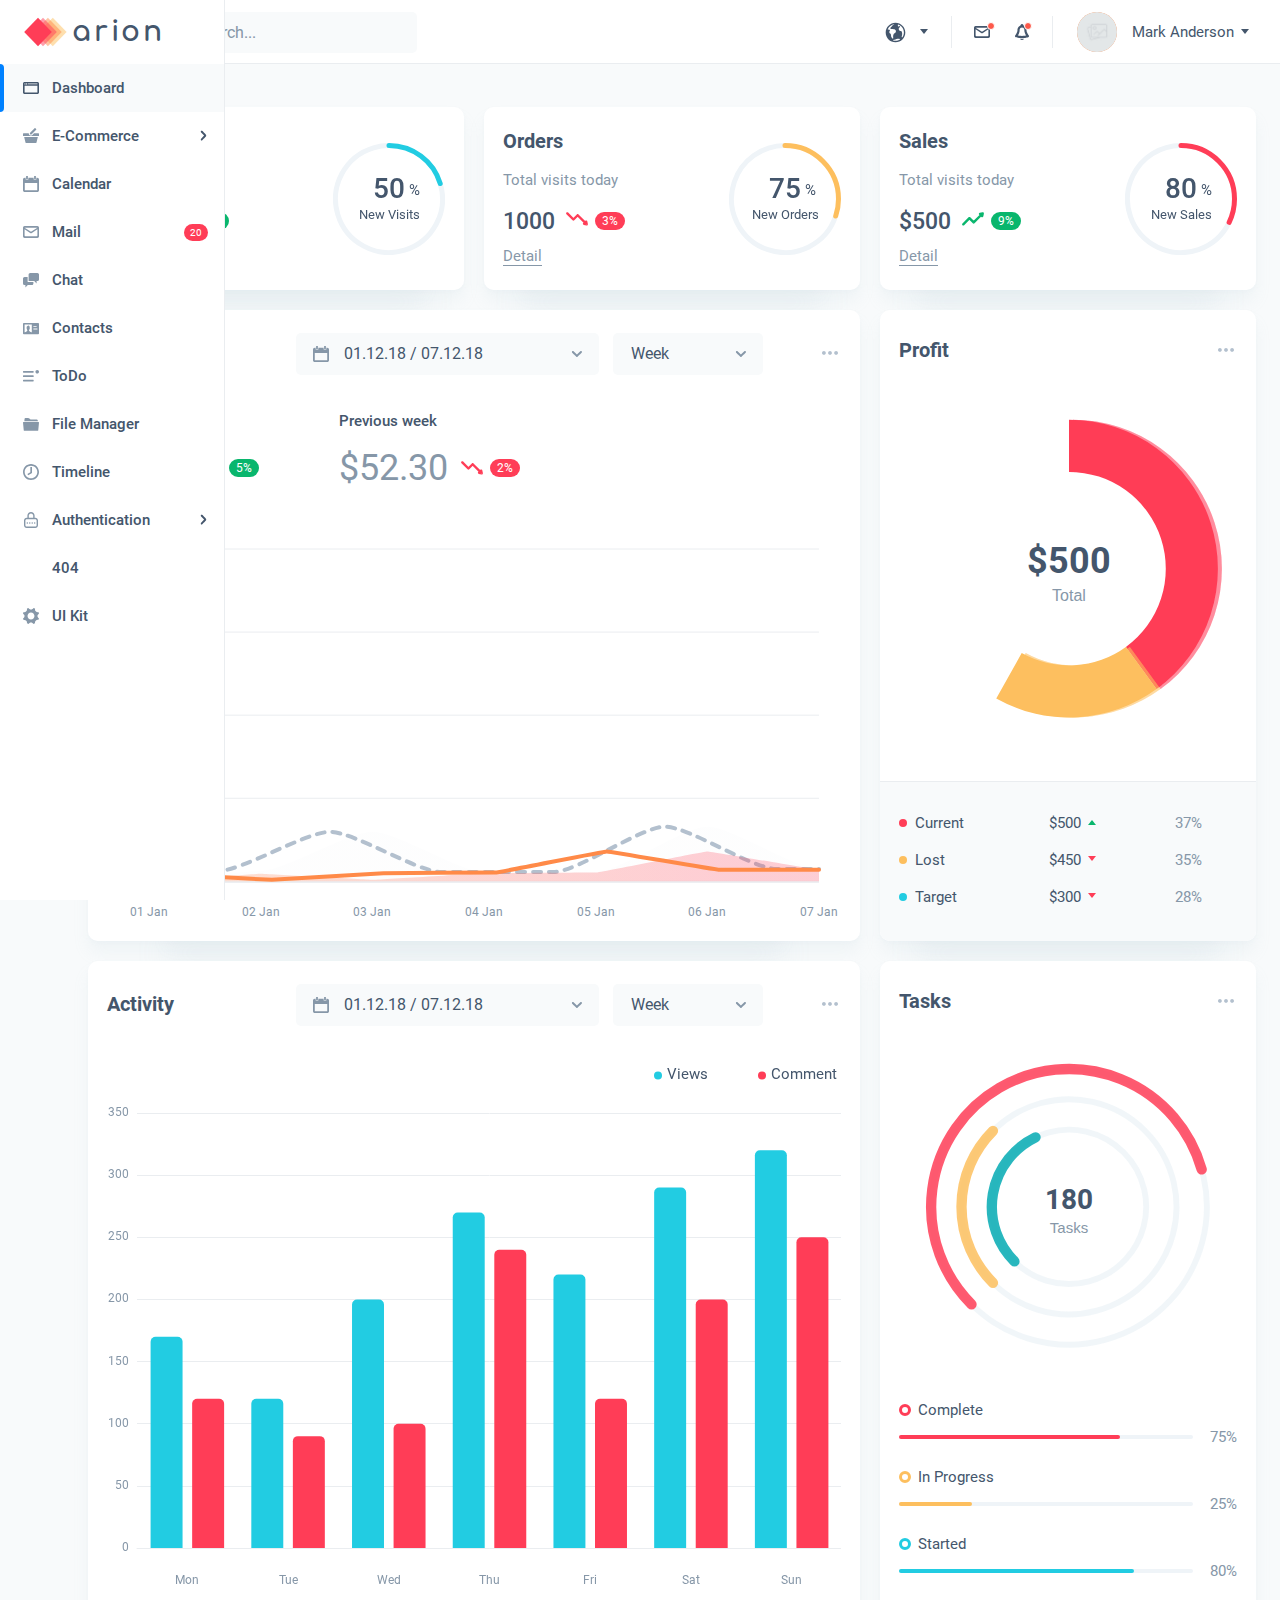
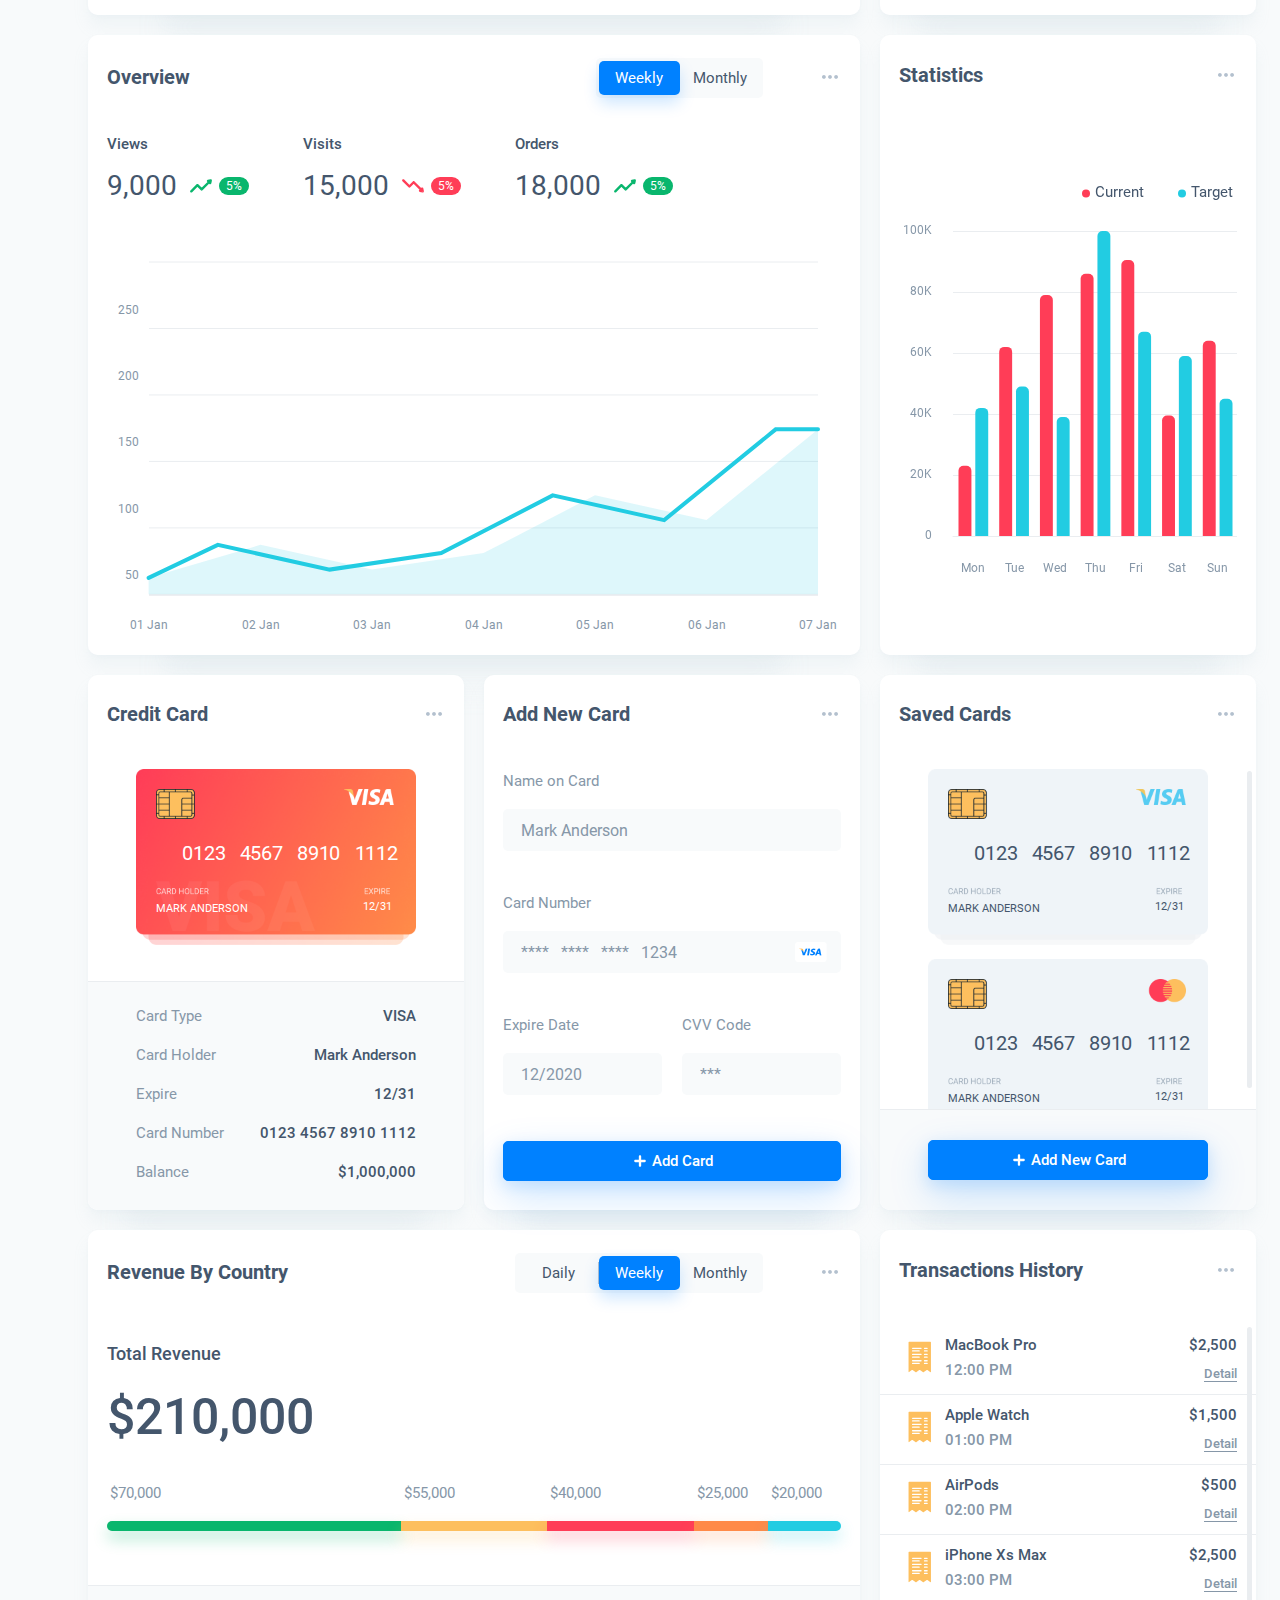
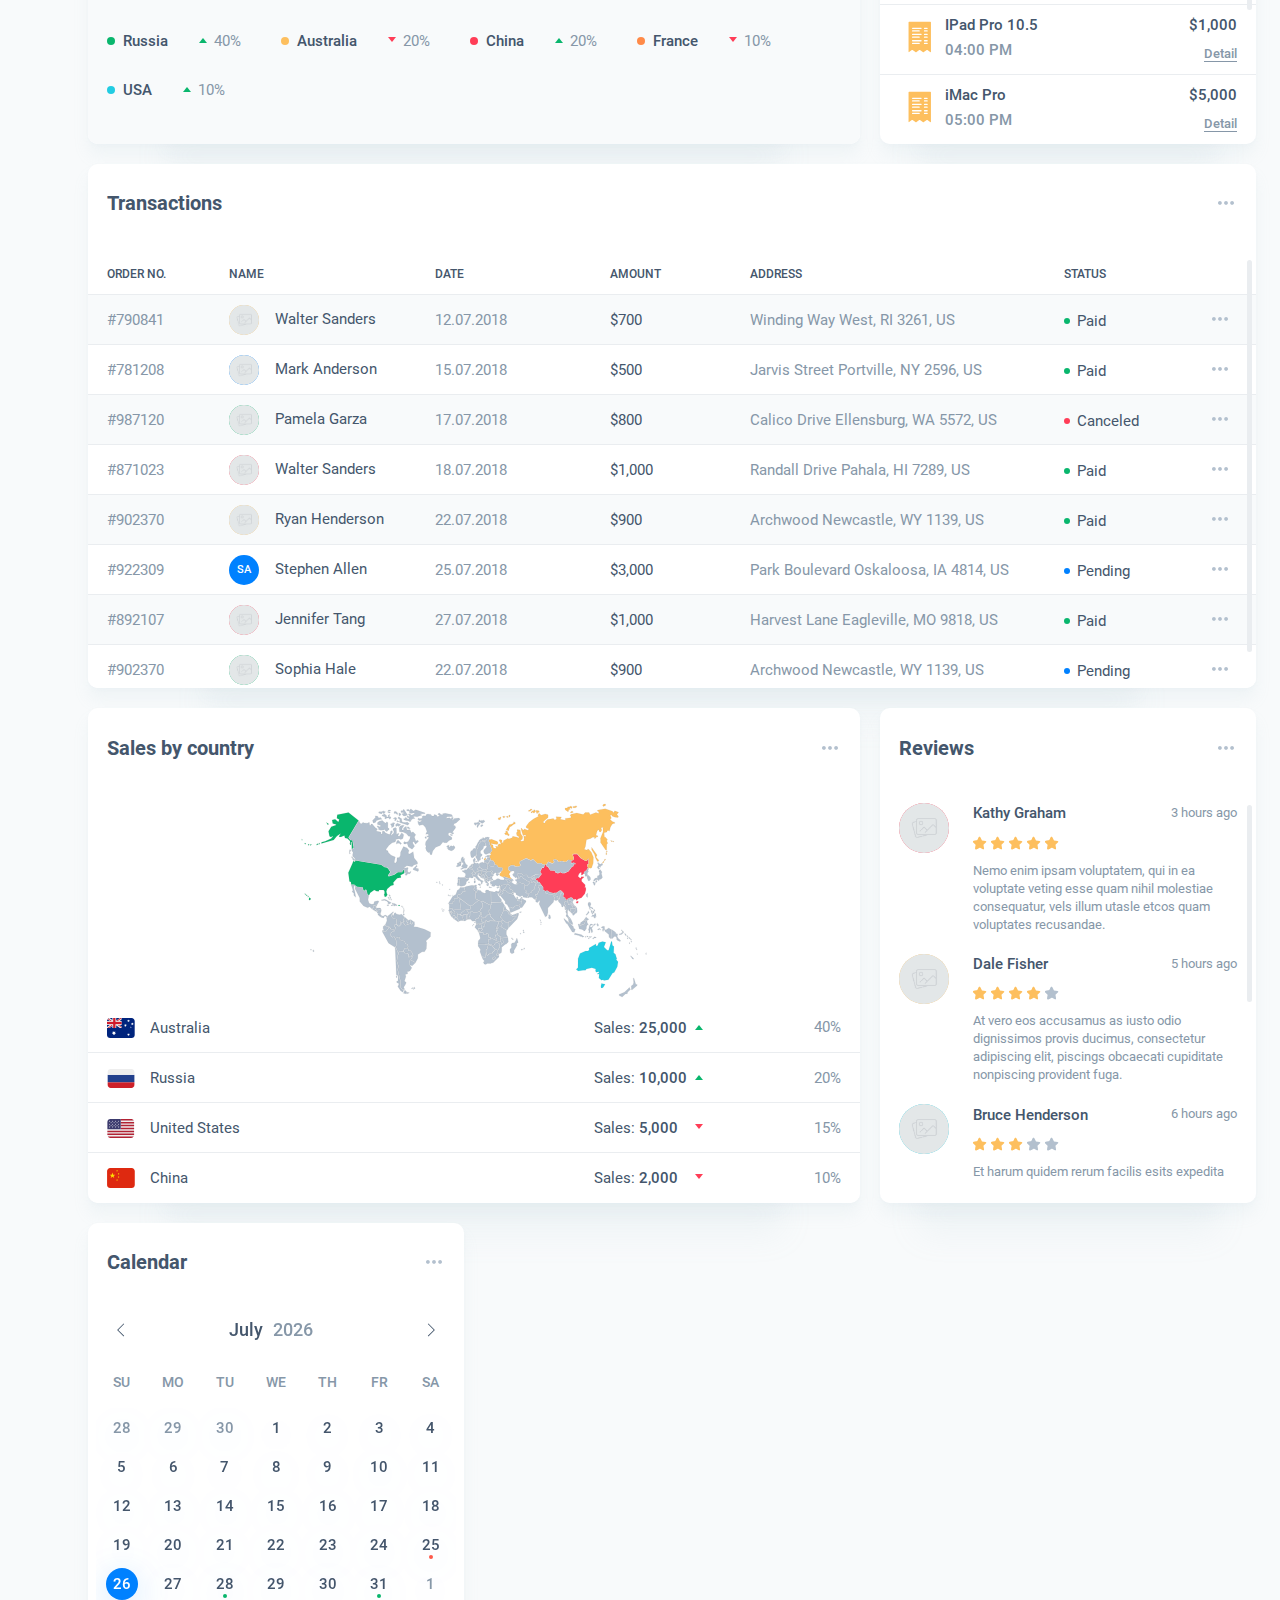
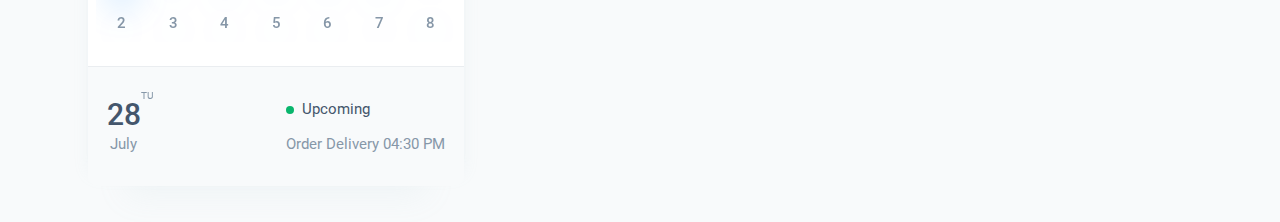
<file: templatebk/HTML/index.html>
<!DOCTYPE html>
<html class="no-js" lang="en" data-theme="light">

<head>
    <meta charset="utf-8" />
    <meta http-equiv="X-UA-Compatible" content="IE=edge" />
    <meta name="MobileOptimized" content="320" />
    <meta name="HandheldFriendly" content="True" />
    <meta name="viewport" content="width=device-width, initial-scale=1.0" />
    <title>Arion Admin Dashboard</title>
    <meta name="description" content="Arion — This is the best dashboard" />
    <meta name="msapplication-tap-highlight" content="no" />
    <meta name="mobile-web-app-capable" content="yes" />
    <meta name="application-name" content="Arion — This is the best dashboard" />
    <meta name="apple-mobile-web-app-title" content="Arion Admin Dashboard" />
    <meta name="apple-mobile-web-app-capable" content="yes" />
    <meta name="apple-mobile-web-app-status-bar-style" content="black" />
    <link rel="stylesheet" href="css/bootstrap.min.css" />
    <link rel="stylesheet" href="css/apexcharts.css" />
    <link rel="stylesheet" href="css/tippy/tippy.css" />
    <link rel="stylesheet" href="css/flatpickr.min.css" />
    <link rel="stylesheet" href="css/select2.min.css" />
    <link rel="stylesheet" href="css/quill/quill.snow.css" />
    <link rel="stylesheet" href="css/quill/quill.core.css" />
    <link rel="stylesheet" href="css/filepond.min.css" />
    <link rel="stylesheet" href="css/filepond-plugin-image-preview.min.css" />
    <link rel="stylesheet" href="css/swiper-bundle.min.css" />
    <link rel="stylesheet" href="css/style.css" />
    <link rel="apple-touch-icon" sizes="57x57" href="img/content/favicons/apple-icon-57x57.png" />
    <link rel="apple-touch-icon" sizes="60x60" href="img/content/favicons/apple-icon-60x60.png" />
    <link rel="apple-touch-icon" sizes="72x72" href="img/content/favicons/apple-icon-72x72.png" />
    <link rel="apple-touch-icon" sizes="76x76" href="img/content/favicons/apple-icon-76x76.png" />
    <link rel="apple-touch-icon" sizes="114x114" href="img/content/favicons/apple-icon-114x114.png" />
    <link rel="apple-touch-icon" sizes="120x120" href="img/content/favicons/apple-icon-120x120.png" />
    <link rel="apple-touch-icon" sizes="144x144" href="img/content/favicons/apple-icon-144x144.png" />
    <link rel="apple-touch-icon" sizes="152x152" href="img/content/favicons/apple-icon-152x152.png" />
    <link rel="apple-touch-icon" sizes="180x180" href="img/content/favicons/apple-icon-180x180.png" />
    <link rel="icon" type="image/png" sizes="192x192" href="img/content/favicons/android-icon-192x192.png" />
    <link rel="icon" type="image/png" sizes="32x32" href="img/content/favicons/favicon-32x32.png" />
    <link rel="icon" type="image/png" sizes="96x96" href="img/content/favicons/favicon-96x96.png" />
    <link rel="icon" type="image/png" sizes="16x16" href="img/content/favicons/favicon-16x16.png" />
    <!-- <link rel="manifest" href="img/content/favicons/manifest.json" />-->
    <meta name="msapplication-TileColor" content="#ffffff" />
    <meta name="msapplication-TileImage" content="/ms-icon-144x144.png" />
    <meta name="theme-color" content="#ffffff" />
</head>

<body class="page-home">
    <svg xmlns="http://www.w3.org/2000/svg" style="border: 0 !important; clip: rect(0 0 0 0) !important; height: 1px !important; margin: -1px !important; overflow: hidden !important; padding: 0 !important; position: absolute !important; width: 1px !important;"
    class="root-svg-symbols-element">
        <symbol id="icon-action" viewBox="0 0 22 22">
            <path d="M14.2 6.6H6.2V5L3 7.8L6.2 10.6V9H14.2V6.6ZM19 13.4L15.8 10.6V12.2H7.8V14.6H15.8V16.2L19 13.4Z" />
        </symbol>
        <symbol id="icon-archive" viewBox="0 0 14 13">
            <path d="M13,5v6a2,2,0,0,1-2,2H3a2,2,0,0,1-2-2V5A1,1,0,0,1,0,4V1A1,1,0,0,1,1,0H13a1,1,0,0,1,1,1V4A1,1,0,0,1,13,5ZM2,11a1,1,0,0,0,1,1h8a1,1,0,0,0,1-1V5H2ZM13,1H1V4H13ZM8.5,8h-3a.5.5,0,0,1,0-1h3a.5.5,0,0,1,0,1Z" />
        </symbol>
        <symbol id="icon-arrow-down" viewBox="0 0 22 22">
            <path d="M7 8H15L11 13L7 8Z" />
        </symbol>
        <symbol id="icon-attachment" viewBox="0 0 22 22">
            <path d="M7.91455 19C6.86045 19 5.87319 18.5469 5.16067 17.8245C3.77883 16.4236 3.39404 13.9787 5.33105 12.0154C6.46505 10.8659 11.01 6.25768 13.278 3.95803C14.0835 3.14169 15.1082 2.82576 16.089 3.09271C17.0534 3.35394 17.8426 4.15477 18.101 5.13194C18.3635 6.12788 18.0529 7.16708 17.2483 7.98343L9.64776 15.6897C9.21405 16.1297 8.72327 16.3901 8.23087 16.4424C7.74254 16.4946 7.27703 16.3363 6.95094 16.0056C6.3607 15.4048 6.27592 14.2774 7.2591 13.2815L12.5973 7.86914C12.8166 7.64709 13.172 7.64709 13.3913 7.86914C13.6106 8.09119 13.6106 8.45201 13.3913 8.67406L8.05233 14.0872C7.5909 14.5542 7.54851 15.0007 7.74498 15.2007C7.8314 15.2873 7.96184 15.3273 8.11266 15.3101C8.34337 15.2864 8.60669 15.1338 8.85371 14.8848L16.4542 7.17933C16.976 6.65034 17.1757 6.02828 17.0167 5.42827C16.8602 4.83642 16.3825 4.35233 15.7996 4.19314C15.2077 4.03232 14.593 4.23559 14.0713 4.76458C11.8033 7.06504 7.2591 11.6725 6.12428 12.8219C4.64381 14.3232 4.99844 16.0514 5.9539 17.0204C6.91018 17.9894 8.61321 18.3502 10.0945 16.8473L18.0415 8.78998C18.2608 8.56793 18.6162 8.56793 18.8355 8.78998C19.0548 9.01202 19.0548 9.37285 18.8355 9.59571L10.8886 17.653C9.95184 18.6016 8.90263 19 7.91455 19Z"
            />
        </symbol>
        <symbol id="icon-back-time" viewBox="0 0 22 22">
            <path d="M12.0118 4C8.21165 4 5.12022 7.04073 5.02789 10.8259V11.0009H3L6.07262 14.325L9.05974 11.0009H6.77537V10.8259C6.86684 8.00622 9.17601 5.75085 12.0118 5.75085C14.9066 5.75085 17.2534 8.10183 17.2534 11.0009C17.2534 13.8999 14.9066 16.2509 12.0118 16.2509C10.8517 16.2509 9.77959 15.871 8.91098 15.2324L7.70895 16.5163C8.89559 17.4451 10.3892 18 12.0118 18C15.8718 18 19 14.8671 19 11.0009C19 7.13463 15.8718 4 12.0118 4ZM11.1569 6.73256V11.0009C11.1569 11.1118 11.18 11.2228 11.2227 11.327C11.2663 11.4311 11.3287 11.5259 11.4074 11.6044L14.1431 14.3361C14.3851 14.1799 14.6134 14.004 14.816 13.8L12.8667 11.8545V6.73256H11.1569Z"
            />
        </symbol>
        <symbol id="icon-bell" viewBox="0 0 22 22">
            <path fill-rule="evenodd" clip-rule="evenodd" d="M10.31 4.757C10.31 4.757 10.314 4.764 10.319 4.782C10.312 4.767 10.309 4.758 10.31 4.757ZM11.824 6.687L11 6.425L10.176 6.687C10.168 6.69 10.155 6.695 10.137 6.703C10.078 6.729 9.978 6.777 9.858 6.851C9.611 7.003 9.329 7.234 9.113 7.564C8.634 8.297 8.635 9.072 8.635 9.38V9.4C8.635 10.049 8.462 11.135 7.933 12.405C7.58 13.255 7.127 14.04 6.786 14.579C7.214 14.645 7.668 14.698 8.045 14.726C8.2 14.738 8.348 14.749 8.49 14.76C9.36 14.827 10.042 14.88 11 14.88C11.958 14.88 12.64 14.827 13.51 14.76C13.652 14.749 13.8 14.738 13.955 14.726C14.332 14.698 14.786 14.645 15.214 14.579C14.872 14.04 14.42 13.255 14.067 12.405C13.538 11.135 13.365 10.049 13.365 9.4V9.38C13.365 9.072 13.366 8.297 12.887 7.564C12.671 7.234 12.389 7.003 12.142 6.851C12.022 6.777 11.922 6.729 11.863 6.703C11.845 6.695 11.832 6.69 11.824 6.687ZM5.791 14.373L5.796 14.376C5.792 14.374 5.791 14.373 5.791 14.373ZM16.209 14.373C16.209 14.373 16.208 14.374 16.204 14.376L16.209 14.373ZM11.681 4.782C11.686 4.764 11.69 4.757 11.69 4.757C11.691 4.758 11.688 4.767 11.681 4.782ZM10.011 3.4C10.467 3 10.888 3 11 3C11.112 3 11.533 3 11.989 3.4C12.446 3.8 12.522 4.6 12.522 4.6C12.522 4.6 13.854 5.023 14.728 6.36C15.572 7.65 15.567 8.982 15.565 9.362V9.4C15.565 9.72 15.665 10.52 16.098 11.56C16.531 12.6 17.163 13.56 17.391 13.88C17.437 13.944 17.488 14.007 17.542 14.072C17.756 14.334 18 14.633 18 15.16C18 15.818 17.62 16.12 17.163 16.36C16.707 16.6 15.185 16.84 14.12 16.92C13.972 16.931 13.828 16.942 13.688 16.953H13.687C12.814 17.021 12.048 17.08 11 17.08C9.952 17.08 9.186 17.021 8.313 16.953H8.312C8.172 16.942 8.028 16.931 7.88 16.92C6.815 16.84 5.293 16.6 4.837 16.36C4.38 16.12 4 15.818 4 15.16C4 14.633 4.244 14.334 4.458 14.072C4.512 14.007 4.563 13.944 4.609 13.88C4.837 13.56 5.469 12.6 5.902 11.56C6.335 10.52 6.435 9.72 6.435 9.4V9.362C6.433 8.982 6.428 7.65 7.272 6.36C8.146 5.023 9.478 4.6 9.478 4.6C9.478 4.6 9.554 3.8 10.011 3.4ZM9.096 17.704C9.096 17.704 9.5 19 11 19C12.5 19 12.905 17.704 12.905 17.704H9.096Z"
            />
        </symbol>
        <symbol id="icon-bill" viewBox="0 0 42 42">
            <path fill-rule="evenodd" clip-rule="evenodd" d="M9.54541 6.36943V35.8611C9.54541 36.1224 9.83734 36.2742 10.0473 36.1222L12.8597 34.0858C13.079 33.9271 13.3735 33.9258 13.5941 34.0828L16.415 36.0907C16.747 36.327 17.1906 36.3243 17.5197 36.084L20.2487 34.0908C20.4697 33.9294 20.7677 33.9288 20.9894 34.0893L23.7566 36.0928C24.0822 36.3286 24.5188 36.333 24.8489 36.1038L27.7776 34.0709C27.9947 33.9202 28.2811 33.9208 28.4975 34.0723L31.4476 36.1372C31.6581 36.2845 31.9454 36.132 31.9454 35.8731V6.36943C31.9454 6.01479 31.6613 5.72729 31.3109 5.72729H10.18C9.82951 5.72729 9.54541 6.01479 9.54541 6.36943ZM12.9721 12.2771C12.9721 11.9225 13.2562 11.635 13.6066 11.635H22.0463C22.3968 11.635 22.6808 11.9225 22.6808 12.2771C22.6808 12.6318 22.3968 12.9193 22.0463 12.9193H13.6066C13.2562 12.9193 12.9721 12.6318 12.9721 12.2771ZM12.9721 14.942C12.9721 14.5873 13.2562 14.2998 13.6066 14.2998H20.1744C20.5248 14.2998 20.8089 14.5873 20.8089 14.942C20.8089 15.2966 20.5248 15.5841 20.1744 15.5841H13.6066C13.2562 15.5841 12.9721 15.2966 12.9721 14.942ZM12.9721 18.4737C12.9721 18.1191 13.2562 17.8316 13.6066 17.8316H22.0463C22.3968 17.8316 22.6808 18.1191 22.6808 18.4737C22.6808 18.8284 22.3968 19.1159 22.0463 19.1159H13.6066C13.2562 19.1159 12.9721 18.8284 12.9721 18.4737ZM12.9721 21.2028C12.9721 20.8481 13.2562 20.5607 13.6066 20.5607H20.1744C20.5248 20.5607 20.8089 20.8481 20.8089 21.2028C20.8089 21.5575 20.5248 21.8449 20.1744 21.8449H13.6066C13.2562 21.8449 12.9721 21.5575 12.9721 21.2028ZM12.9721 24.7345C12.9721 24.3799 13.2562 24.0925 13.6066 24.0925H22.0463C22.3968 24.0925 22.6808 24.3799 22.6808 24.7345C22.6808 25.0891 22.3968 25.3767 22.0463 25.3767H13.6066C13.2562 25.3767 12.9721 25.0891 12.9721 24.7345ZM12.9721 27.4636C12.9721 27.109 13.2562 26.8215 13.6066 26.8215H20.1744C20.5248 26.8215 20.8089 27.109 20.8089 27.4636C20.8089 27.8183 20.5248 28.1057 20.1744 28.1057H13.6066C13.2562 28.1057 12.9721 27.8183 12.9721 27.4636ZM24.8542 12.2771C24.8542 11.9225 25.1384 11.635 25.4888 11.635H28.1381C28.4886 11.635 28.7726 11.9225 28.7726 12.2771C28.7726 12.6318 28.4886 12.9193 28.1381 12.9193H25.4888C25.1384 12.9193 24.8542 12.6318 24.8542 12.2771ZM25.4888 14.2998C25.1384 14.2998 24.8542 14.5873 24.8542 14.942C24.8542 15.2966 25.1384 15.5841 25.4888 15.5841H28.1381C28.4886 15.5841 28.7726 15.2966 28.7726 14.942C28.7726 14.5873 28.4886 14.2998 28.1381 14.2998H25.4888ZM24.8542 18.4737C24.8542 18.1191 25.1384 17.8316 25.4888 17.8316H28.1381C28.4886 17.8316 28.7726 18.1191 28.7726 18.4737C28.7726 18.8284 28.4886 19.1159 28.1381 19.1159H25.4888C25.1384 19.1159 24.8542 18.8284 24.8542 18.4737ZM25.4888 20.5607C25.1384 20.5607 24.8542 20.8481 24.8542 21.2027C24.8542 21.5575 25.1384 21.8449 25.4888 21.8449H28.1381C28.4886 21.8449 28.7726 21.5575 28.7726 21.2027C28.7726 20.8481 28.4886 20.5607 28.1381 20.5607H25.4888ZM24.8542 24.7346C24.8542 24.3799 25.1384 24.0925 25.4888 24.0925H28.1381C28.4886 24.0925 28.7726 24.3799 28.7726 24.7346C28.7726 25.0892 28.4886 25.3767 28.1381 25.3767H25.4888C25.1384 25.3767 24.8542 25.0892 24.8542 24.7346ZM25.4888 26.8215C25.1384 26.8215 24.8542 27.1091 24.8542 27.4637C24.8542 27.8183 25.1384 28.1057 25.4888 28.1057H28.1381C28.4886 28.1057 28.7726 27.8183 28.7726 27.4637C28.7726 27.1091 28.4886 26.8215 28.1381 26.8215H25.4888Z"
            />
        </symbol>
        <symbol id="icon-calendar" viewBox="0 0 22 22">
            <path d="M17.2222 4.77778H16.3333V6.55556H13.6667V4.77778H8.33333V6.55556H5.66667V4.77778H4.77778C3.79911 4.77778 3 5.57778 3 6.55556V17.2222C3 18.2 3.79911 19 4.77778 19H17.2222C18.2 19 19 18.2 19 17.2222V6.55556C19 5.57778 18.2 4.77778 17.2222 4.77778ZM17.2222 17.2222H4.77778V10.1111H17.2222V17.2222ZM7.88889 3H6.11111V6.11111H7.88889V3ZM15.8889 3H14.1111V6.11111H15.8889V3Z"
            />
        </symbol>
        <symbol id="icon-camera" viewBox="0 0 50 50">
            <path d="M25.0002 22.4431C21.9875 22.4431 19.5456 24.9249 19.5456 27.9828C19.5456 31.0408 21.9875 33.5226 25.0002 33.5226C28.0111 33.5226 30.4547 31.0408 30.4547 27.9828C30.4547 24.9249 28.0111 22.4431 25.0002 22.4431ZM39.5456 16.9033H35.182C34.582 16.9033 33.9347 16.4306 33.7475 15.8507L32.6184 12.4142C32.4275 11.8363 31.7838 11.3635 31.182 11.3635H18.8184C18.2184 11.3635 17.5711 11.8363 17.3838 12.4124L16.2529 15.8507C16.0638 16.4306 15.4184 16.9033 14.8184 16.9033H10.4547C8.45472 16.9033 6.81836 18.5652 6.81836 20.5965V37.2158C6.81836 39.247 8.45472 40.909 10.4547 40.909H39.5456C41.5456 40.909 43.182 39.247 43.182 37.2158V20.5965C43.182 18.5652 41.5456 16.9033 39.5456 16.9033ZM25.0002 37.2158C19.9784 37.2158 15.9093 33.0831 15.9093 27.9828C15.9093 22.8826 19.9784 18.7499 25.0002 18.7499C30.0202 18.7499 34.0911 22.8826 34.0911 27.9828C34.0911 33.0831 30.0202 37.2158 25.0002 37.2158ZM38.6365 22.8124C37.9329 22.8124 37.3638 22.2326 37.3638 21.5179C37.3638 20.807 37.9329 20.2253 38.6365 20.2253C39.3402 20.2253 39.9093 20.8051 39.9093 21.5179C39.9093 22.2326 39.3402 22.8124 38.6365 22.8124Z"
            />
        </symbol>
        <symbol id="icon-cart" viewBox="0 0 22 22">
            <path d="M18.4658 8.33345H14.0151L12.4044 9.94411C12.0018 10.3468 11.4658 10.5681 10.8969 10.5681C10.3262 10.5681 9.79111 10.3459 9.38756 9.94322C8.98578 9.54144 8.76356 9.00633 8.76267 8.43656C8.76267 8.40189 8.77156 8.36811 8.77244 8.33345H3.53333C3.23822 8.33345 3 8.57167 3 8.86678V11.0001H19V8.86678C19 8.57167 18.76 8.33345 18.4658 8.33345ZM11.6827 9.22145L16.176 4.72811C16.3849 4.52011 16.3867 4.18322 16.1778 3.97344L15.36 3.15567C15.152 2.94767 14.8142 2.94856 14.6044 3.15567L10.1111 7.64989C9.67733 8.08367 9.67733 8.78767 10.1111 9.22145C10.5449 9.65433 11.248 9.65522 11.6827 9.22145ZM5.50933 17.4632C5.59556 17.8197 5.96711 18.1112 6.33333 18.1112H15.6667C16.0329 18.1112 16.4044 17.8197 16.4907 17.4632L17.8444 11.889H4.15556L5.50933 17.4632Z"
            />
        </symbol>
        <symbol id="icon-chat-messages" viewBox="0 0 22 22">
            <path d="M7.64 12.96V8H4.6C3.72 8 3 8.72 3 9.6V14.4C3 15.28 3.72 16 4.6 16H5.4V18.4L7.8 16H11.8C12.68 16 13.4 15.28 13.4 14.4V12.944C13.3488 12.9552 13.2944 12.9608 13.24 12.9608H7.64V12.96ZM17.4 4H10.2C9.32 4 8.6 4.72 8.6 5.6V12H14.2L16.6 14.4V12H17.4C18.28 12 19 11.2808 19 10.4V5.6C19 4.72 18.28 4 17.4 4Z"
            />
        </symbol>
        <symbol id="icon-chat" viewBox="0 0 22 22">
            <path d="M7.64 12.96V8H4.6C3.72 8 3 8.72 3 9.6V14.4C3 15.28 3.72 16 4.6 16H5.4V18.4L7.8 16H11.8C12.68 16 13.4 15.28 13.4 14.4V12.944C13.3488 12.9552 13.2944 12.9608 13.24 12.9608H7.64V12.96ZM17.4 4H10.2C9.32 4 8.6 4.72 8.6 5.6V12H14.2L16.6 14.4V12H17.4C18.28 12 19 11.2808 19 10.4V5.6C19 4.72 18.28 4 17.4 4Z"
            />
        </symbol>
        <symbol id="icon-checked" viewBox="0 0 14 12">
            <path d="M11.7917 1.2358C12.0798 1.53914 12.0675 2.01865 11.7642 2.30682L5.7036 8.06439C5.40574 8.34735 4.93663 8.34134 4.64613 8.05084L2.22189 5.6266C1.92604 5.33074 1.92604 4.85107 2.22189 4.55522C2.51774 4.25937 2.99741 4.25937 3.29326 4.55522L5.19538 6.45734L10.7206 1.20834C11.024 0.920164 11.5035 0.93246 11.7917 1.2358Z"
            />
        </symbol>
        <symbol id="icon-chevron" viewBox="0 0 24 14">
            <path d="M1.41387 9.81571C2.21327 8.99672 10.6129 0.994835 10.6129 0.994835C11.042 0.557905 11.6004 0.338461 12.1588 0.338461C12.7172 0.338461 13.2756 0.557905 13.7008 0.994835C13.7008 0.994835 22.1043 8.99672 22.8998 9.81571C23.6992 10.6347 23.7541 12.1081 22.8998 12.98C22.0495 13.8539 20.8602 13.9225 19.8158 12.98L12.1588 5.63843L4.50176 12.98C3.45744 13.9225 2.26617 13.8539 1.41387 12.98C0.559601 12.1081 0.612502 10.6347 1.41387 9.81571Z"
            />
        </symbol>
        <symbol id="icon-clipboard" viewBox="0 0 22 22">
            <path fill-rule="evenodd" clip-rule="evenodd" d="M14.365 7L15.3507 4.6C15.9825 4.6 16.5008 5.1032 16.5 5.72V17.88C16.5 18.4952 15.9825 19 15.3499 19H6.14926C5.51672 19 5 18.496 5 17.88V5.72C5 5.1032 5.51672 4.6 6.15008 4.6L7.13587 7H14.365ZM14.4471 4.6L13.7078 6.2H7.79224L7.05372 4.6H8.84456L9.43603 3H12.0648L12.6554 4.6H14.4471ZM7.46458 9.39999H14.0365V10.2H7.46458V9.39999ZM7.46458 15.8H14.0365V16.6H7.46458V15.8ZM14.0365 12.6H7.46458V13.4H14.0365V12.6Z"
            />
        </symbol>
        <symbol id="icon-clock" viewBox="0 0 22 22">
            <path d="M11.0004 3C6.58148 3 3 6.58148 3 10.9996C3 15.4185 6.58148 19 11.0004 19C15.4177 19 19 15.4185 19 10.9996C19 6.58148 15.4177 3 11.0004 3ZM10.9996 17.3326C7.50226 17.3326 4.66658 14.4977 4.66658 10.9996C4.66658 7.50227 7.50143 4.66658 10.9996 4.66658C14.4969 4.66658 17.3334 7.50143 17.3334 10.9996C17.3334 14.4969 14.4969 17.3326 10.9996 17.3326ZM12 6H10.3334V11.2039L7.37857 12.9105L8.21186 14.3537L11.6409 12.373C11.8392 12.2588 12 11.9789 12 11.7497C12 8.90718 12 9.70745 12 6Z"
            />
        </symbol>
        <symbol id="icon-comments" viewBox="0 0 22 22">
            <path d="M3 5.60714V14.4464C3 15.3175 3.7328 16.0536 4.6 16.0536H6.73333V18.7321C6.73333 18.8428 6.80107 18.9421 6.90373 18.9821C6.9352 18.9944 6.96773 19 7 19C7.0736 19 7.1456 18.9695 7.19733 18.9124L9.78453 16.0536H17.4C18.2672 16.0536 19 15.3175 19 14.4464V5.60714C19 4.73607 18.2672 4 17.4 4H4.6C3.7328 4 3 4.73607 3 5.60714ZM13.6667 9.89286C13.6667 9.30196 14.1451 8.82143 14.7333 8.82143C15.3216 8.82143 15.8 9.30196 15.8 9.89286C15.8 10.4837 15.3216 10.9643 14.7333 10.9643C14.1451 10.9643 13.6667 10.4837 13.6667 9.89286ZM9.93333 9.89286C9.93333 9.30196 10.4117 8.82143 11 8.82143C11.5883 8.82143 12.0667 9.30196 12.0667 9.89286C12.0667 10.4837 11.5883 10.9643 11 10.9643C10.4117 10.9643 9.93333 10.4837 9.93333 9.89286ZM6.2 9.89286C6.2 9.30196 6.6784 8.82143 7.26667 8.82143C7.85493 8.82143 8.33333 9.30196 8.33333 9.89286C8.33333 10.4837 7.85493 10.9643 7.26667 10.9643C6.6784 10.9643 6.2 10.4837 6.2 9.89286Z"
            />
        </symbol>
        <symbol id="icon-contacts" viewBox="0 0 22 22">
            <path d="M18.2 6H3.8C3.3576 6 3 6.3576 3 6.8V16.4C3 16.8416 3.3576 17.2 3.8 17.2H18.2C18.6424 17.2 19 16.8416 19 16.4V6.8C19 6.3584 18.6424 6 18.2 6ZM13.4 9.2H16.6V10H13.4V9.2ZM11.8 15.4424C11.6968 15.3608 11.5656 15.2816 11.3768 15.2C10.4328 14.7936 9.008 14.192 9.008 13.4592C9.008 13.0184 9.2952 13.1624 9.4224 12.356C9.4752 12.0216 9.7304 12.3504 9.7784 11.5872C9.7784 11.2832 9.6392 11.2072 9.6392 11.2072C9.6392 11.2072 9.7096 10.7576 9.7376 10.4104C9.7664 10.048 9.5608 8.9704 8.716 8.7328C8.5672 8.5824 8.4672 8.644 8.9224 8.4032C7.9272 8.356 7.6952 8.8768 7.1656 9.26C6.7144 9.596 6.592 10.128 6.6144 10.4112C6.644 10.7576 6.7144 11.208 6.7144 11.208C6.7144 11.208 6.5744 11.2832 6.5744 11.5872C6.6232 12.3504 6.8784 12.0216 6.9304 12.356C7.0568 13.1624 7.3456 13.0184 7.3456 13.4592C7.3456 14.192 5.9208 14.7936 4.9768 15.2C4.8144 15.2704 4.6976 15.3384 4.6 15.408V7.6H11.8V15.4424ZM17.4 12.4H13.4V11.6H17.4V12.4Z"
            />
        </symbol>
        <symbol id="icon-credit-card" viewBox="0 0 22 22">
            <path d="M17.4 6H4.6C3.7192 6 3 6.70714 3 7.57143V15.4286C3 16.2929 3.7192 17 4.6 17H17.4C18.28 17 19 16.2929 19 15.4286V7.57143C19 6.70714 18.28 6 17.4 6ZM17.4 15.4286H4.6V10.7143H17.4V15.4286ZM17.4 8.35714H4.6V7.57143H17.4V8.35714ZM6.2 12.3643V12.8357H6.68V12.3643H6.2ZM9.08 13.3064V13.7786H10.04V13.3064H10.52V12.8349H11V12.3635H10.04V12.8349H9.5592V13.3064H9.08ZM11 13.7786V13.3064H10.5192V13.7786H11ZM8.6 13.7786V13.3064H7.64V13.7786H8.6ZM9.08 12.8349H9.56V12.3635H8.6V13.3056H9.08V12.8349ZM7.1592 13.3064H7.64V12.8349H8.12V12.3635H7.16V12.8349H6.68V13.3064H6.2V13.7786H7.1592V13.3064Z"
            />
        </symbol>
        <symbol id="icon-cross" viewBox="0 0 14 14">
            <path d="M4.91 3.992C5.14252 4.21583 7.41432 6.56773 7.41432 6.56773C7.53837 6.68788 7.60068 6.84423 7.60068 7.00058C7.60068 7.15694 7.53837 7.31329 7.41432 7.43234C7.41432 7.43234 5.14252 9.78533 4.91 10.0081C4.67747 10.2319 4.25916 10.2473 4.01162 10.0081C3.76352 9.76997 3.74405 9.43696 4.01162 9.14455L6.09596 7.00058L4.01162 4.85661C3.74405 4.5642 3.76352 4.23065 4.01162 3.992C4.25916 3.75281 4.67747 3.76762 4.91 3.992Z"
            />
            <path d="M9.08999 3.992C8.85747 4.21583 6.58566 6.56773 6.58566 6.56773C6.46162 6.68788 6.39931 6.84423 6.39931 7.00058C6.39931 7.15694 6.46162 7.31329 6.58566 7.43234C6.58566 7.43234 8.85747 9.78533 9.08999 10.0081C9.32251 10.2319 9.74083 10.2473 9.98837 10.0081C10.2365 9.76997 10.2559 9.43696 9.98837 9.14455L7.90402 7.00058L9.98837 4.85661C10.2559 4.5642 10.2365 4.23065 9.98837 3.992C9.74083 3.75281 9.32251 3.76762 9.08999 3.992Z"
            />
        </symbol>
        <symbol id="icon-dashboard" viewBox="0 0 22 22">
            <path d="M17.4 5H4.6C3.72 5 3 5.675 3 6.5V15.5C3 16.325 3.72 17 4.6 17H17.4C18.28 17 19 16.325 19 15.5V6.5C19 5.675 18.28 5 17.4 5ZM6.6 6.3125C6.9312 6.3125 7.2 6.5645 7.2 6.875C7.2 7.1855 6.9312 7.4375 6.6 7.4375C6.2688 7.4375 6 7.1855 6 6.875C6 6.5645 6.2688 6.3125 6.6 6.3125ZM4.4 6.875C4.4 6.5645 4.6688 6.3125 5 6.3125C5.3312 6.3125 5.6 6.5645 5.6 6.875C5.6 7.1855 5.3312 7.4375 5 7.4375C4.6688 7.4375 4.4 7.1855 4.4 6.875ZM17.4 15.5H4.6V8.75H17.4V15.5ZM17.4 7.25H7.8V6.5H17.4152L17.4 7.25Z"
            />
        </symbol>
        <symbol id="icon-detail" viewBox="0 0 22 22">
            <path d="M11.0004 3C6.58148 3 3 6.58148 3 10.9996C3 15.4185 6.58148 19 11.0004 19C15.4177 19 19 15.4185 19 10.9996C19 6.58148 15.4177 3 11.0004 3ZM11.747 5.88818C12.527 5.88818 12.7562 6.34066 12.7562 6.85813C12.7562 7.50393 12.2395 8.1014 11.3571 8.1014C10.6188 8.1014 10.2671 7.73059 10.2888 7.11645C10.2888 6.59898 10.7213 5.88818 11.747 5.88818ZM9.74882 15.791C9.21551 15.791 8.82636 15.4669 9.19884 14.0461L9.80965 11.5254C9.91547 11.1221 9.93297 10.9604 9.80965 10.9604C9.65049 10.9604 8.95802 11.2387 8.54971 11.5137L8.28389 11.0779C9.57966 9.99547 11.0696 9.3605 11.707 9.3605C12.2404 9.3605 12.3287 9.99047 12.0629 10.9604L11.3629 13.6103C11.2387 14.0786 11.2921 14.2402 11.4162 14.2402C11.5762 14.2402 12.0995 14.0469 12.6145 13.6411L12.9162 14.0461C11.6554 15.306 10.2813 15.791 9.74882 15.791Z"
            />
        </symbol>
        <symbol id="icon-details" viewBox="0 0 22 22">
            <path fill-rule="evenodd" clip-rule="evenodd" d="M7.44444 10.1111C7.44444 9.74292 7.74292 9.44444 8.11111 9.44444H14.3333C14.7015 9.44444 15 9.74292 15 10.1111C15 10.4793 14.7015 10.7778 14.3333 10.7778H8.11111C7.74292 10.7778 7.44444 10.4793 7.44444 10.1111ZM7.44444 12.7778C7.44444 12.4096 7.74292 12.1111 8.11111 12.1111H14.3333C14.7015 12.1111 15 12.4096 15 12.7778C15 13.146 14.7015 13.4444 14.3333 13.4444H8.11111C7.74292 13.4444 7.44444 13.146 7.44444 12.7778ZM7.44444 15.4444C7.44444 15.0763 7.74292 14.7778 8.11111 14.7778H11.2222C11.5904 14.7778 11.8889 15.0763 11.8889 15.4444C11.8889 15.8126 11.5904 16.1111 11.2222 16.1111H8.11111C7.74292 16.1111 7.44444 15.8126 7.44444 15.4444ZM11.4444 4.33333H6.33333V17.6667H16.1111V9C16.1111 9 12.9757 9 12.4578 9C11.9399 9 11.4444 8.47204 11.4444 8.00978C11.4444 7.54752 11.4444 4.33333 11.4444 4.33333ZM17.4444 8.33333V18.1111C17.4444 18.602 17.0465 19 16.5556 19H5.88889C5.39797 19 5 18.602 5 18.1111V3.88889C5 3.39797 5.39797 3 5.88889 3H12.1111L17.4444 8.33333Z"
            />
        </symbol>
        <symbol id="icon-doc" viewBox="0 0 31 40">
            <path fill-rule="evenodd" clip-rule="evenodd" d="M2.49998 0H19.7412L30.9999 11.215V37.5C30.9999 38.8812 29.88 40 28.4999 40H2.49998C1.11994 40 0 38.8812 0 37.5V2.49998C0 1.11877 1.12007 0 2.49998 0Z" fill="#26A6D1" />
            <path fill-rule="evenodd" clip-rule="evenodd" d="M30.9638 11.25H22.25C20.8699 11.25 19.75 10.1301 19.75 8.75004V0.0250244L30.9638 11.25Z" fill="#1E7EA0" />
            <path d="M5.7923 24C5.55897 24 5.37897 23.9367 5.2523 23.81C5.12564 23.6833 5.0623 23.5033 5.0623 23.27V17.68C5.0623 17.4467 5.12564 17.2667 5.2523 17.14C5.37897 17.0133 5.55897 16.95 5.7923 16.95H7.8023C8.56897 16.95 9.22897 17.09 9.78231 17.37C10.3356 17.65 10.759 18.0533 11.0523 18.58C11.3456 19.1067 11.4923 19.7367 11.4923 20.47C11.4923 21.2033 11.3456 21.8367 11.0523 22.37C10.7656 22.8967 10.3456 23.3 9.79231 23.58C9.23897 23.86 8.57564 24 7.8023 24H5.7923ZM7.6923 22.74C9.1923 22.74 9.9423 21.9833 9.9423 20.47C9.9423 18.9633 9.1923 18.21 7.6923 18.21H6.6223V22.74H7.6923ZM15.9293 24.09C15.2293 24.09 14.6193 23.9433 14.0993 23.65C13.5859 23.35 13.1893 22.93 12.9093 22.39C12.6293 21.8433 12.4893 21.2033 12.4893 20.47C12.4893 19.7367 12.6293 19.1 12.9093 18.56C13.1893 18.0133 13.5859 17.5933 14.0993 17.3C14.6193 17.0067 15.2293 16.86 15.9293 16.86C16.6293 16.86 17.2359 17.0067 17.7493 17.3C18.2693 17.5933 18.6693 18.0133 18.9493 18.56C19.2293 19.1 19.3693 19.7367 19.3693 20.47C19.3693 21.2033 19.2293 21.8433 18.9493 22.39C18.6693 22.93 18.2693 23.35 17.7493 23.65C17.2359 23.9433 16.6293 24.09 15.9293 24.09ZM15.9293 22.88C16.5159 22.88 16.9759 22.6733 17.3093 22.26C17.6493 21.8467 17.8193 21.25 17.8193 20.47C17.8193 19.69 17.6526 19.0967 17.3193 18.69C16.9859 18.2767 16.5226 18.07 15.9293 18.07C15.3359 18.07 14.8726 18.2767 14.5393 18.69C14.2126 19.0967 14.0493 19.69 14.0493 20.47C14.0493 21.25 14.2159 21.8467 14.5493 22.26C14.8826 22.6733 15.3426 22.88 15.9293 22.88ZM23.8004 24.09C23.107 24.09 22.5004 23.9433 21.9804 23.65C21.4604 23.3567 21.0604 22.9367 20.7804 22.39C20.5004 21.8433 20.3604 21.2033 20.3604 20.47C20.3604 19.7367 20.5004 19.1 20.7804 18.56C21.0604 18.0133 21.4604 17.5933 21.9804 17.3C22.5004 17.0067 23.107 16.86 23.8004 16.86C24.6737 16.86 25.427 17.1 26.0604 17.58C26.1604 17.66 26.2304 17.74 26.2704 17.82C26.3104 17.9 26.3304 18 26.3304 18.12C26.3304 18.2933 26.2804 18.4433 26.1804 18.57C26.087 18.69 25.9704 18.75 25.8304 18.75C25.737 18.75 25.6537 18.74 25.5804 18.72C25.5137 18.6933 25.437 18.65 25.3504 18.59C25.0837 18.4167 24.837 18.2933 24.6104 18.22C24.3837 18.14 24.1404 18.1 23.8804 18.1C23.2404 18.1 22.757 18.3 22.4304 18.7C22.1104 19.0933 21.9504 19.6833 21.9504 20.47C21.9504 22.0567 22.5937 22.85 23.8804 22.85C24.127 22.85 24.3604 22.8133 24.5804 22.74C24.8004 22.66 25.057 22.5333 25.3504 22.36C25.4504 22.3 25.5337 22.26 25.6004 22.24C25.667 22.2133 25.7437 22.2 25.8304 22.2C25.9704 22.2 26.087 22.2633 26.1804 22.39C26.2804 22.51 26.3304 22.6567 26.3304 22.83C26.3304 22.95 26.307 23.0533 26.2604 23.14C26.2204 23.22 26.1537 23.2967 26.0604 23.37C25.427 23.85 24.6737 24.09 23.8004 24.09Z"
            fill="white" />
        </symbol>
        <symbol id="icon-dot" viewBox="0 0 9 21">
            <circle cx="1.5" cy="19.5" r="1.5" transform="rotate(-90 1.5 19.5)" />
            <circle cx="1.5" cy="13.5" r="1.5" transform="rotate(-90 1.5 13.5)" />
            <circle cx="1.5" cy="7.5" r="1.5" transform="rotate(-90 1.5 7.5)" />
            <circle cx="1.5" cy="1.5" r="1.5" transform="rotate(-90 1.5 1.5)" />
            <circle cx="7.5" cy="19.5" r="1.5" transform="rotate(-90 7.5 19.5)" />
            <circle cx="7.5" cy="13.5" r="1.5" transform="rotate(-90 7.5 13.5)" />
            <circle cx="7.5" cy="7.5" r="1.5" transform="rotate(-90 7.5 7.5)" />
            <circle cx="7.5" cy="1.5" r="1.5" transform="rotate(-90 7.5 1.5)" />
        </symbol>
        <symbol id="icon-dots" viewBox="0 0 25 25">
            <path d="M10.2273 12.499C10.2273 13.6996 11.2006 14.6739 12.4012 14.6739C13.6018 14.6739 14.5751 13.6996 14.5751 12.499C14.5751 11.2984 13.6018 10.3261 12.4012 10.3261C11.2006 10.3261 10.2273 11.2984 10.2273 12.499ZM10.2273 19.416C10.2273 20.6166 11.2006 21.5909 12.4012 21.5909C13.6018 21.5909 14.5751 20.6166 14.5751 19.416C14.5751 18.2154 13.6008 17.2431 12.4012 17.2431C11.2016 17.2431 10.2273 18.2154 10.2273 19.416ZM10.2273 5.58202C10.2273 6.78261 11.2006 7.75692 12.4012 7.75692C13.6018 7.75692 14.5751 6.78261 14.5751 5.58202C14.5751 4.38143 13.6018 3.40909 12.4012 3.40909C11.2006 3.40909 10.2273 4.38143 10.2273 5.58202Z"
            />
        </symbol>
        <symbol id="icon-download" viewBox="0 0 22 22">
            <path d="M17.1765 8.64706H13.4118V3H7.76471V8.64706H4L10.5882 15.2353L17.1765 8.64706ZM4 17.1176V19H17.1765V17.1176H4Z" />
        </symbol>
        <symbol id="icon-drafts" viewBox="0 0 22 22">
            <path d="M17.8736 4.12588C16.5627 2.81406 15.5782 3.01042 15.5782 3.01042L10.0763 8.51223L3.91818 14.6695L3 18.9986L7.32999 18.0804L13.4882 11.9249L18.99 6.42314C18.989 6.42314 19.1863 5.4386 17.8736 4.12588ZM7.07272 17.5604L5.59636 17.8786C5.45454 17.6122 5.28272 17.3458 4.96909 17.0313C4.65454 16.7168 4.38818 16.5468 4.12182 16.4031L4.44 14.9277L4.86727 14.5013C4.86727 14.5013 5.66999 14.5177 6.57726 15.4249C7.48363 16.3304 7.5009 17.1349 7.5009 17.1349L7.07272 17.5604Z"
            />
        </symbol>
        <symbol id="icon-duplicate" viewBox="0 0 14 14">
            <path d="M12,11H5A2,2,0,0,1,3,9V2A2,2,0,0,1,5,0h7a2,2,0,0,1,2,2V9A2,2,0,0,1,12,11Zm1-9a1,1,0,0,0-1-1H5A1,1,0,0,0,4,2V9a1,1,0,0,0,1,1h7a1,1,0,0,0,1-1ZM9,8H8V6H6V5H8V3H9V5h2V6H9ZM2,13H9a1,1,0,0,0,1-1h1a2,2,0,0,1-2,2H2a2,2,0,0,1-2-2V5A2,2,0,0,1,2,3V4A1,1,0,0,0,1,5v7A1,1,0,0,0,2,13Z"
            />
        </symbol>
        <symbol id="icon-email-2" viewBox="0 0 22 22">
            <path d="M14.8417 12.8131C14.8417 13.514 15.0408 13.7935 15.5617 13.7935C16.7225 13.7935 17.4617 12.3125 17.4617 9.84939C17.4617 6.08469 14.7217 4.28244 11.3008 4.28244C7.78167 4.28244 4.58083 6.64539 4.58083 11.111C4.58083 15.3763 7.38083 17.6992 11.6808 17.6992C13.1408 17.6992 14.1208 17.539 15.62 17.0384L15.9417 18.3792C14.4617 18.8607 12.88 19 11.6608 19C6.02083 19 3 15.8961 3 11.1101C3 6.2841 6.50083 3 11.3208 3C16.3408 3 19 6.00375 19 9.68836C19 12.8123 18.0208 15.1952 14.9408 15.1952C13.54 15.1952 12.6208 14.6345 12.5008 13.3922C12.1408 14.7739 11.1808 15.1952 9.88 15.1952C8.14 15.1952 6.68 13.8527 6.68 11.1502C6.68 8.42678 7.96083 6.74468 10.2608 6.74468C11.4808 6.74468 12.2408 7.22528 12.5792 7.98623L13.16 6.92491H14.84V12.8131H14.8417ZM12.3825 10.1698C12.3825 9.06925 11.5617 8.60784 10.8817 8.60784C10.1417 8.60784 9.3225 9.20776 9.3225 10.9708C9.3225 12.3725 9.9425 13.1535 10.8817 13.1535C11.5417 13.1535 12.3825 12.733 12.3825 11.5715V10.1698Z"
            />
        </symbol>
        <symbol id="icon-email" viewBox="0 0 22 22">
            <path d="M17.4 5H4.6C3.72 5 3.008 5.74483 3.008 6.65517L3 15.3448C3 16.2552 3.72 17 4.6 17H17.4C18.28 17 19 16.2552 19 15.3448V6.65517C19 5.74483 18.28 5 17.4 5ZM16.6 15.3448H5.4C4.96 15.3448 4.6 14.9724 4.6 14.5172V8.31034L10.152 11.9021C10.672 12.2414 11.328 12.2414 11.848 11.9021L17.4 8.31034V14.5172C17.4 14.9724 17.04 15.3448 16.6 15.3448ZM11 10.7931L4.6 6.65517H17.4L11 10.7931Z"
            />
        </symbol>
        <symbol id="icon-emoji" viewBox="0 0 22 22">
            <path d="M11 3C6.58167 3 3 6.58167 3 11C3 15.4183 6.58167 19 11 19C15.4175 19 19 15.4183 19 10.9992C19 6.58167 15.4175 3 11 3ZM11 17.3325C7.5025 17.3325 4.66667 14.4975 4.66667 10.9992C4.66667 7.50083 7.50167 4.66667 11 4.66667C14.4975 4.66667 17.3342 7.50167 17.3342 11C17.3342 14.4983 14.4975 17.3325 11 17.3325ZM8.9175 10.7917C9.6075 10.7917 10.1667 10.1392 10.1667 9.33333C10.1667 8.5275 9.60667 7.875 8.91667 7.875C8.22667 7.875 7.66667 8.5275 7.66667 9.33333C7.66667 10.1392 8.22667 10.7917 8.9175 10.7917ZM13.0833 10.7917C13.7742 10.7917 14.3333 10.1392 14.3333 9.33333C14.3333 8.5275 13.7733 7.875 13.0833 7.875C12.3933 7.875 11.8333 8.52833 11.8333 9.33333C11.8333 10.1383 12.3933 10.7917 13.0833 10.7917ZM14.6175 12.1133C14.315 11.9583 13.9383 12.0775 13.7775 12.38C13.7492 12.435 13.0533 13.7075 11.0008 13.7075C8.95833 13.7075 8.25833 12.4467 8.22333 12.3808C8.06667 12.0767 7.69667 11.9525 7.38667 12.1067C7.07833 12.2617 6.95333 12.6367 7.1075 12.9458C7.14917 13.0283 8.1475 14.9575 11.0008 14.9575C13.855 14.9575 14.8517 13.0275 14.8925 12.945C15.0458 12.6392 14.9225 12.27 14.6175 12.1133Z"
            />
        </symbol>
        <symbol id="icon-file-empty" viewBox="0 0 31 40">
            <path fill-rule="evenodd" clip-rule="evenodd" d="M2.49998 0H19.7412L30.9999 11.215V37.5C30.9999 38.8812 29.88 40 28.4999 40H2.49998C1.11994 40 0 38.8812 0 37.5V2.49998C0 1.11877 1.12007 0 2.49998 0Z" fill="#B3C0CE" />
            <path fill-rule="evenodd" clip-rule="evenodd" d="M30.9638 11.25H22.25C20.8699 11.25 19.75 10.1301 19.75 8.75004V0.0250244L30.9638 11.25Z" fill="#8697A8" />
            <path d="M14.8278 23.55C14.4612 23.55 14.1695 23.425 13.9528 23.175C13.7528 22.925 13.6528 22.5917 13.6528 22.175C13.6528 21.325 13.8028 20.6167 14.1028 20.05C14.4195 19.4833 14.8778 18.8583 15.4778 18.175C15.9278 17.6583 16.2528 17.2333 16.4528 16.9C16.6695 16.55 16.7778 16.1583 16.7778 15.725C16.7778 15.2583 16.6028 14.8917 16.2528 14.625C15.9195 14.3417 15.4612 14.2 14.8778 14.2C14.3445 14.2 13.8445 14.3083 13.3778 14.525C12.9278 14.7417 12.3195 15.075 11.5528 15.525C11.0695 15.7917 10.6695 15.925 10.3528 15.925C10.0028 15.925 9.70283 15.775 9.45283 15.475C9.2195 15.1583 9.10283 14.7833 9.10283 14.35C9.10283 14.05 9.15283 13.8 9.25283 13.6C9.3695 13.3833 9.5445 13.1833 9.77783 13C10.5112 12.4167 11.3528 11.9667 12.3028 11.65C13.2695 11.3167 14.2362 11.15 15.2028 11.15C16.2362 11.15 17.1612 11.3333 17.9778 11.7C18.8112 12.0667 19.4528 12.575 19.9028 13.225C20.3695 13.8583 20.6028 14.575 20.6028 15.375C20.6028 15.9917 20.4778 16.5583 20.2278 17.075C19.9945 17.575 19.7112 18.0167 19.3778 18.4C19.0445 18.7667 18.5945 19.225 18.0278 19.775C17.3945 20.3583 16.9195 20.85 16.6028 21.25C16.2862 21.6333 16.0862 22.0667 16.0028 22.55C15.9362 22.8667 15.7945 23.1167 15.5778 23.3C15.3778 23.4667 15.1278 23.55 14.8278 23.55ZM14.8778 29.15C14.2612 29.15 13.7528 28.95 13.3528 28.55C12.9528 28.1333 12.7528 27.6167 12.7528 27C12.7528 26.3833 12.9528 25.875 13.3528 25.475C13.7528 25.0583 14.2612 24.85 14.8778 24.85C15.4778 24.85 15.9778 25.0583 16.3778 25.475C16.7778 25.875 16.9778 26.3833 16.9778 27C16.9778 27.6167 16.7778 28.1333 16.3778 28.55C15.9778 28.95 15.4778 29.15 14.8778 29.15Z"
            fill="white" />
        </symbol>
        <symbol id="icon-flag" viewBox="0 0 22 22">
            <path d="M18.9343 6.18591C10.6329 18.2464 13.4747 5.9548 6.4569 11.8366L8.05247 18.1113H6.25779L3 5.30236L4.64445 4.71213C12.5103 -1.0399 8.40269 9.88549 18.5441 5.8268C18.8676 5.69613 19.1263 5.9068 18.9343 6.18591Z" />
        </symbol>
        <symbol id="icon-folder" viewBox="0 0 22 22">
            <path d="M17.7296 7.24105C17.6407 6.88876 17.2051 6.60132 16.7608 6.60132H11.305C10.8615 6.60132 10.2402 6.34671 9.92631 6.03525L9.44912 5.56447C9.13526 5.25301 8.51475 5 8.07118 5H5.46503C5.02067 5 4.61714 5.3579 4.5683 5.79586L4.3345 8.20264H17.8905L17.7296 7.24105ZM18.5358 9.0033H3.46418C3.19036 9.0033 2.97578 9.2387 3.0022 9.51172L3.74121 17.2533C3.77084 17.5688 4.03666 17.8106 4.35452 17.8106H17.6455C17.9633 17.8106 18.2284 17.5688 18.2588 17.2533L18.9978 9.51172C19.0242 9.2387 18.8096 9.0033 18.5358 9.0033Z"
            />
        </symbol>
        <symbol id="icon-grid" viewBox="0 0 22 22">
            <path fill-rule="evenodd" clip-rule="evenodd" d="M8.33333 3H4.33333C3.596 3 3 3.596 3 4.33333V8.33333C3 9.06933 3.596 9.66667 4.33333 9.66667H8.33333C9.07067 9.66667 9.66667 9.06933 9.66667 8.33333V4.33333C9.66667 3.59733 9.07067 3 8.33333 3ZM17.6667 3H13.6667C12.9293 3 12.3333 3.596 12.3333 4.33333V8.33333C12.3333 9.06933 12.9293 9.66667 13.6667 9.66667H17.6667C18.404 9.66667 19 9.06933 19 8.33333V4.33333C19 3.59733 18.404 3 17.6667 3ZM8.33333 12.3333H4.33333C3.596 12.3333 3 12.9293 3 13.6667V17.6667C3 18.4027 3.596 19 4.33333 19H8.33333C9.07067 19 9.66667 18.4027 9.66667 17.6667V13.6667C9.66667 12.9307 9.07067 12.3333 8.33333 12.3333ZM17.6667 12.3333H13.6667C12.9293 12.3333 12.3333 12.9293 12.3333 13.6667V17.6667C12.3333 18.4027 12.9293 19 13.6667 19H17.6667C18.404 19 19 18.4027 19 17.6667V13.6667C19 12.9307 18.404 12.3333 17.6667 12.3333Z"
            />
        </symbol>
        <symbol id="icon-help" viewBox="0 0 16 16">
            <path d="M7.99982 2.18188C4.78649 2.18188 2.18164 4.78673 2.18164 8.00007C2.18164 11.2134 4.78649 13.8182 7.99982 13.8182C11.2126 13.8182 13.818 11.2134 13.818 7.99946C13.818 4.78673 11.2126 2.18188 7.99982 2.18188ZM7.90831 11.3934H7.8774C7.40346 11.3795 7.06891 11.0298 7.08285 10.5625C7.09619 10.1031 7.43861 9.76916 7.89679 9.76916L7.92467 9.77037C8.41194 9.78431 8.74285 10.1304 8.72891 10.611C8.71497 11.0716 8.37861 11.3934 7.90831 11.3934ZM9.90285 7.43522C9.79134 7.59279 9.54649 7.79037 9.2374 8.03098L8.89679 8.26552C8.71013 8.41098 8.5974 8.54855 8.55558 8.68249C8.52164 8.78795 8.50588 8.81643 8.50285 9.03158V9.08613H7.20285L7.20649 8.97582C7.22285 8.52492 7.23376 8.25825 7.42103 8.03825C7.71497 7.69401 8.36346 7.27582 8.39073 7.25825C8.48407 7.18855 8.56225 7.10916 8.62043 7.0237C8.75679 6.83522 8.81679 6.68734 8.81679 6.5431C8.81679 6.34067 8.7574 6.1534 8.63922 5.98795C8.52528 5.82673 8.30891 5.74673 7.99619 5.74673C7.68588 5.74673 7.47316 5.84492 7.34649 6.04734C7.21558 6.25401 7.14952 6.47158 7.14952 6.69401V6.74976H5.80952L5.81194 6.69158C5.84649 5.87158 6.13982 5.28067 6.68164 4.93582C7.02285 4.71704 7.4477 4.60613 7.94285 4.60613C8.59013 4.60613 9.138 4.7637 9.56831 5.07401C10.0053 5.38855 10.2265 5.86007 10.2265 6.47461C10.2259 6.81825 10.1174 7.14128 9.90285 7.43522Z"
            />
        </symbol>
        <symbol id="icon-home" viewBox="0 0 18 18">
            <path d="M15.2511 9.74455H14.0459V14.0155C14.0459 14.3322 13.9061 14.7273 13.3251 14.7273H10.4417V10.4564H7.55838V14.7273H4.67504C4.09405 14.7273 3.95421 14.3322 3.95421 14.0155V9.74455H2.74897C2.31791 9.74455 2.41018 9.51393 2.70572 9.21212L8.4897 3.49481C8.63027 3.35102 8.8148 3.27984 9.00005 3.27272C9.18531 3.27984 9.36984 3.35031 9.51041 3.49481L15.2937 9.2114C15.5899 9.51393 15.6822 9.74455 15.2511 9.74455Z"
            />
        </symbol>
        <symbol id="icon-import" viewBox="0 0 22 22">
            <path d="M18.2727 12.8909H16.0909V9.07981C16.0911 9.07336 16.0919 9.06705 16.0919 9.06061C16.0919 8.88577 16.0295 8.72591 15.9267 8.60048C15.9257 8.59922 15.9247 8.59792 15.9236 8.59665C15.9102 8.58056 15.8961 8.56514 15.8814 8.55021C15.8792 8.54807 15.8771 8.54589 15.875 8.54376C15.8686 8.53741 15.8626 8.53057 15.856 8.52446L10.5447 3.21314C10.5449 3.21338 10.5445 3.21295 10.5447 3.21314C10.5298 3.19825 10.5135 3.18371 10.4976 3.17033C10.4926 3.16611 10.4874 3.16218 10.4823 3.15806C10.4706 3.1488 10.4588 3.13988 10.4466 3.13139C10.4406 3.12718 10.4345 3.12301 10.4284 3.11898C10.4156 3.11059 10.4025 3.10274 10.3892 3.09522C10.3839 3.09217 10.3787 3.08887 10.3732 3.08596C10.3556 3.07656 10.3376 3.06793 10.3194 3.06002C10.312 3.05682 10.3043 3.05401 10.2968 3.05105C10.2847 3.04625 10.2725 3.04175 10.2601 3.03762C10.2516 3.03481 10.2432 3.0321 10.2346 3.02958C10.2206 3.0255 10.2064 3.02192 10.1921 3.01867C10.1858 3.01726 10.1796 3.01547 10.1731 3.01416C10.1528 3.01008 10.1322 3.00708 10.1116 3.0048C10.1053 3.00407 10.0989 3.00368 10.0925 3.0031C10.0754 3.0016 10.0583 3.00078 10.0411 3.00048C10.0375 3.00048 10.034 3 10.0303 3H3.72727C3.32562 3 3 3.32562 3 3.72727V18.2727C3 18.6744 3.32562 19 3.72727 19H15.3636C15.7653 19 16.0909 18.6744 16.0909 18.2727V14.3455H18.2727C18.6744 14.3455 19 14.0198 19 13.6182C19 13.2165 18.6744 12.8909 18.2727 12.8909ZM14.6364 17.5455H4.45455V4.45455H9.30303V9.06061C9.30303 9.46225 9.62865 9.78788 10.0303 9.78788H14.6364V12.8909L11.7861 12.8908L12.3628 12.3142C12.6468 12.0302 12.6468 11.5697 12.3628 11.2857C12.0787 11.0017 11.6183 11.0017 11.3343 11.2857L9.51607 13.1038C9.51336 13.1065 9.51103 13.1095 9.50841 13.1123C9.49459 13.1265 9.48107 13.141 9.46851 13.1564C9.4639 13.1619 9.45998 13.168 9.45552 13.1737C9.44538 13.1868 9.4352 13.1998 9.42599 13.2136C9.42274 13.2184 9.42007 13.2236 9.41692 13.2285C9.40727 13.2436 9.39777 13.2589 9.38919 13.2748C9.3873 13.2783 9.38579 13.282 9.38395 13.2856C9.37493 13.3032 9.36625 13.3209 9.35864 13.3392C9.35767 13.3416 9.35695 13.3441 9.35598 13.3465C9.34812 13.366 9.3408 13.3857 9.33464 13.4061C9.33382 13.4087 9.33333 13.4114 9.33256 13.4141C9.32674 13.4341 9.32141 13.4543 9.31729 13.4749C9.31607 13.4809 9.31554 13.487 9.31452 13.4931C9.31151 13.5104 9.30846 13.5277 9.30672 13.5455C9.30429 13.5695 9.30303 13.5937 9.30303 13.618C9.30303 13.6424 9.30429 13.6666 9.30672 13.6907C9.30846 13.7084 9.31151 13.7257 9.31452 13.743C9.31554 13.749 9.31607 13.7552 9.31729 13.7612C9.32145 13.7821 9.32684 13.8025 9.33275 13.8226C9.33343 13.825 9.33387 13.8275 9.33464 13.8299C9.34085 13.8503 9.34817 13.8703 9.35607 13.8899C9.35699 13.8922 9.35767 13.8945 9.35864 13.8968C9.36635 13.9153 9.37508 13.9333 9.38424 13.951C9.38599 13.9544 9.38739 13.9579 9.38919 13.9613C9.39782 13.9774 9.40747 13.9929 9.41731 14.0082C9.42027 14.0129 9.42284 14.0178 9.42594 14.0224C9.43549 14.0368 9.44606 14.0503 9.45658 14.0639C9.46061 14.0691 9.46424 14.0746 9.46841 14.0797C9.48238 14.0967 9.49721 14.1129 9.51263 14.1285C9.51379 14.1297 9.51486 14.1311 9.51607 14.1323L11.3343 15.9505C11.4763 16.0926 11.6624 16.1636 11.8485 16.1636C12.0346 16.1636 12.2208 16.0926 12.3628 15.9506C12.6468 15.6666 12.6468 15.2061 12.3628 14.9221L11.7861 14.3454L14.6364 14.3454V17.5455Z"
            />
        </symbol>
        <symbol id="icon-inbox" viewBox="0 0 22 22">
            <path d="M18.4771 10.1484C18.1635 9.77867 16.6467 8.12978 15.9541 7.37689C15.7416 7.14667 15.4378 7 15.1194 7H6.87984C6.56144 7 6.25759 7.14667 6.04506 7.37689C5.35169 8.12978 3.83567 9.77778 3.52213 10.1484C3.13019 10.6116 2.93786 10.9502 3.01786 11.4364C3.09787 11.9227 3.39445 13.7956 3.46718 14.1689C3.53829 14.5413 4.01992 15 4.46924 15H17.53C17.9793 15 18.4609 14.5413 18.5328 14.1689C18.6047 13.7956 18.9021 11.9227 18.9821 11.4364C19.0621 10.9502 18.8698 10.6107 18.4771 10.1484ZM14.2434 10.5582C14.1617 10.5582 14.0874 10.6044 14.051 10.6764L13.3965 12.3333H8.60273L7.94897 10.6764C7.9126 10.6044 7.83826 10.5582 7.75664 10.5582H4.91693L6.55093 8.77778H15.4483L17.0831 10.5582H14.2434Z"
            />
        </symbol>
        <symbol id="icon-invoice" viewBox="0 0 22 22">
            <path fill-rule="evenodd" clip-rule="evenodd" d="M4.25 3C4.25 2.58579 4.58579 2.25 5 2.25H17C17.4142 2.25 17.75 2.58579 17.75 3V19C17.75 19.3019 17.569 19.5744 17.2907 19.6914C17.0123 19.8084 16.691 19.7471 16.4753 19.5359L14.8586 17.9529L13.4652 19.5016C13.323 19.6597 13.1203 19.75 12.9077 19.75C12.695 19.75 12.4924 19.6597 12.3501 19.5016L10.9911 17.991L9.63198 19.5016C9.48975 19.6597 9.28709 19.75 9.07443 19.75C8.86177 19.75 8.65911 19.6597 8.51687 19.5016L7.12567 17.9553L5.52692 19.5337C5.31167 19.7462 4.98984 19.8086 4.71077 19.692C4.43169 19.5753 4.25 19.3025 4.25 19V3ZM5.75 3.75V17.2056L6.63088 16.336C6.77672 16.192 6.97513 16.114 7.17998 16.12C7.38483 16.1261 7.57828 16.2157 7.71535 16.3681L9.07443 17.8787L10.4335 16.3681C10.5757 16.21 10.7784 16.1197 10.9911 16.1197C11.2037 16.1197 11.4064 16.21 11.5486 16.3681L12.9077 17.8787L14.2668 16.3681C14.4035 16.2161 14.5963 16.1266 14.8006 16.1201C15.0049 16.1136 15.203 16.1908 15.349 16.3338L16.25 17.216V3.75H5.75ZM7.10455 5.46254C7.10455 5.04833 7.44034 4.71254 7.85455 4.71254H12.0363C12.4505 4.71254 12.7863 5.04833 12.7863 5.46254C12.7863 5.87676 12.4505 6.21254 12.0363 6.21254H7.85455C7.44034 6.21254 7.10455 5.87676 7.10455 5.46254ZM13.3772 5.46254C13.3772 5.04833 13.713 4.71254 14.1272 4.71254H14.1599C14.5741 4.71254 14.9099 5.04833 14.9099 5.46254C14.9099 5.87676 14.5741 6.21254 14.1599 6.21254H14.1272C13.713 6.21254 13.3772 5.87676 13.3772 5.46254ZM7.10455 8.22425C7.10455 7.81004 7.44034 7.47425 7.85455 7.47425H10.4682C10.8824 7.47425 11.2182 7.81004 11.2182 8.22425C11.2182 8.63846 10.8824 8.97425 10.4682 8.97425H7.85455C7.44034 8.97425 7.10455 8.63846 7.10455 8.22425ZM7.10455 11.5383C7.10455 11.1241 7.44034 10.7883 7.85455 10.7883H12.0363C12.4505 10.7883 12.7863 11.1241 12.7863 11.5383C12.7863 11.9525 12.4505 12.2883 12.0363 12.2883H7.85455C7.44034 12.2883 7.10455 11.9525 7.10455 11.5383ZM13.3772 11.5383C13.3772 11.1241 13.713 10.7883 14.1272 10.7883H14.1599C14.5741 10.7883 14.9099 11.1241 14.9099 11.5383C14.9099 11.9525 14.5741 12.2883 14.1599 12.2883H14.1272C13.713 12.2883 13.3772 11.9525 13.3772 11.5383ZM7.10455 14.3C7.10455 13.8858 7.44034 13.55 7.85455 13.55H10.4682C10.8824 13.55 11.2182 13.8858 11.2182 14.3C11.2182 14.7142 10.8824 15.05 10.4682 15.05H7.85455C7.44034 15.05 7.10455 14.7142 7.10455 14.3Z"
            />
        </symbol>
        <symbol id="icon-keyboard-down" viewBox="0 0 11 6">
            <path d="M10.6579 1.76106C10.3062 2.12142 6.61033 5.64225 6.61033 5.64225C6.42153 5.8345 6.17583 5.93105 5.93013 5.93105C5.68443 5.93105 5.43873 5.8345 5.25166 5.64225C5.25166 5.64225 1.5541 2.12142 1.20408 1.76106C0.852345 1.4007 0.828207 0.752401 1.20408 0.368765C1.57824 -0.0157329 2.10153 -0.0459065 2.56103 0.368765L5.93013 3.59906L9.29923 0.368765C9.75873 -0.0459065 10.2829 -0.0157329 10.6579 0.368765C11.0338 0.752401 11.0105 1.4007 10.6579 1.76106Z"
            />
        </symbol>
        <symbol id="icon-keyboard-left" viewBox="0 0 6 10">
            <path d="M4.30791 9.72675C3.94755 9.37501 0.426722 5.67918 0.426722 5.67918C0.234473 5.49038 0.137917 5.24468 0.137917 4.99898C0.137917 4.75328 0.234473 4.50758 0.426722 4.3205C0.426722 4.3205 3.94755 0.622945 4.30791 0.272931C4.66827 -0.0788069 5.31657 -0.102945 5.7002 0.272931C6.0847 0.647084 6.11488 1.17038 5.7002 1.62988L2.46991 4.99898L5.7002 8.36808C6.11488 8.82758 6.0847 9.35174 5.7002 9.72675C5.31657 10.1026 4.66827 10.0794 4.30791 9.72675Z"
            />
        </symbol>
        <symbol id="icon-keyboard-right" viewBox="0 0 6 10">
            <path d="M1.69209 0.273249C2.05245 0.624986 5.57328 4.32082 5.57328 4.32082C5.76553 4.50962 5.86208 4.75532 5.86208 5.00102C5.86208 5.24672 5.76553 5.49242 5.57328 5.6795C5.57328 5.6795 2.05245 9.37706 1.69209 9.72707C1.33173 10.0788 0.683431 10.1029 0.299795 9.72707C-0.0847026 9.35292 -0.114876 8.82962 0.299795 8.37012L3.53009 5.00102L0.299795 1.63192C-0.114876 1.17242 -0.0847026 0.648263 0.299795 0.273249C0.683431 -0.102628 1.33173 -0.0793515 1.69209 0.273249Z"
            />
        </symbol>
        <symbol id="icon-language" viewBox="0 0 27 27">
            <path d="M13.501 3.68182C8.08563 3.68182 3.68176 8.0867 3.68176 13.5C3.68176 18.9133 8.08563 23.3182 13.501 23.3182C18.9143 23.3182 23.3191 18.9133 23.3191 13.5C23.3191 8.0867 18.9143 3.68182 13.501 3.68182ZM21.8751 13.5C21.8751 15.4156 21.2246 17.1818 20.1405 18.5932C19.8337 18.3539 19.5074 17.7065 19.8143 17.0356C20.1241 16.3606 20.2049 14.7978 20.1334 14.1893C20.0659 13.5818 19.7498 12.1183 18.8918 12.104C18.0347 12.0917 17.4466 11.8084 16.9373 10.7918C15.8809 8.67682 18.9204 8.2708 17.8639 7.1008C17.5684 6.77148 16.0404 8.45284 15.8164 6.21205C15.8021 6.05148 15.9545 5.81114 16.1601 5.56159C19.4778 6.67636 21.8751 9.81307 21.8751 13.5ZM12.3504 5.20875C12.1499 5.59943 11.6212 5.75795 11.3001 6.05148C10.6005 6.68455 10.2998 6.59659 9.92347 7.20409C9.54403 7.81159 8.32085 8.68602 8.32085 9.12579C8.32085 9.56557 8.93858 10.0831 9.24744 9.98284C9.55631 9.88057 10.3714 9.8867 10.8501 10.0544C11.3297 10.2242 14.853 10.394 13.7301 13.3722C13.3741 14.3192 11.8145 14.1597 11.3993 15.7275C11.3369 15.9576 11.1211 16.9405 11.1078 17.2616C11.0822 17.7586 11.4596 19.6323 10.9799 19.6323C10.4982 19.6323 9.20244 17.956 9.20244 17.6523C9.20244 17.3485 8.86699 16.2839 8.86699 15.3716C8.86699 14.4603 7.31449 14.4747 7.31449 13.2627C7.31449 12.1705 8.15619 11.6264 7.96699 11.1017C7.78188 10.5801 6.30301 10.5627 5.68631 10.4983C6.76324 7.70523 9.29654 5.63216 12.3504 5.20875ZM10.8664 21.4466C11.3696 21.1807 11.4207 20.837 11.8769 20.8197C12.3985 20.7961 12.8229 20.6161 13.411 20.4862C13.9326 20.3727 14.8663 19.843 15.6876 19.7755C16.381 19.7192 17.7484 19.8113 18.1165 20.4801C16.7921 21.3607 15.2038 21.8741 13.4999 21.8741C12.5805 21.8741 11.6948 21.7217 10.8664 21.4466Z"
            />
        </symbol>
        <symbol id="icon-like" viewBox="0 0 22 22">
            <path d="M17.6884 6.06867C16.1331 4.64378 13.6114 4.64378 12.0561 6.06867L11.0003 7.03655L9.94365 6.06867C8.38837 4.64378 5.86755 4.64378 4.31227 6.06867C2.56258 7.67282 2.56258 10.2672 4.31227 11.8704L11.0003 18L17.6884 11.8704C19.4372 10.2672 19.4372 7.67189 17.6884 6.06867Z"
            />
        </symbol>
        <symbol id="icon-list" viewBox="0 0 22 22">
            <path d="M16.0286 9.71429H9.4C8.76914 9.71429 8.71429 10.2251 8.71429 10.8571C8.71429 11.4891 8.76914 12 9.4 12H16.0286C16.6594 12 16.7143 11.4891 16.7143 10.8571C16.7143 10.2251 16.6594 9.71429 16.0286 9.71429ZM18.3143 15.4286H9.4C8.76914 15.4286 8.71429 15.9394 8.71429 16.5714C8.71429 17.2034 8.76914 17.7143 9.4 17.7143H18.3143C18.9451 17.7143 19 17.2034 19 16.5714C19 15.9394 18.9451 15.4286 18.3143 15.4286ZM9.4 6.28571H18.3143C18.9451 6.28571 19 5.77486 19 5.14286C19 4.51086 18.9451 4 18.3143 4H9.4C8.76914 4 8.71429 4.51086 8.71429 5.14286C8.71429 5.77486 8.76914 6.28571 9.4 6.28571ZM5.74286 9.71429H3.68571C3.05486 9.71429 3 10.2251 3 10.8571C3 11.4891 3.05486 12 3.68571 12H5.74286C6.37371 12 6.42857 11.4891 6.42857 10.8571C6.42857 10.2251 6.37371 9.71429 5.74286 9.71429ZM5.74286 15.4286H3.68571C3.05486 15.4286 3 15.9394 3 16.5714C3 17.2034 3.05486 17.7143 3.68571 17.7143H5.74286C6.37371 17.7143 6.42857 17.2034 6.42857 16.5714C6.42857 15.9394 6.37371 15.4286 5.74286 15.4286ZM5.74286 4H3.68571C3.05486 4 3 4.51086 3 5.14286C3 5.77486 3.05486 6.28571 3.68571 6.28571H5.74286C6.37371 6.28571 6.42857 5.77486 6.42857 5.14286C6.42857 4.51086 6.37371 4 5.74286 4Z"
            />
        </symbol>
        <symbol id="icon-location" viewBox="0 0 22 22">
            <path d="M18.4203 17.4816L17.3009 14.2H16.0727L16.7548 17.4H4.74567L5.42776 14.2H4.1995L3.07933 17.4816C2.79519 18.3168 3.29878 19 4.1995 19H17.3009C18.2017 19 18.7052 18.3168 18.4203 17.4816ZM14.8444 7C14.8444 4.7912 13.0119 3 10.7502 3C8.48858 3 6.65602 4.7912 6.65602 7C6.65602 10.82 10.7502 15 10.7502 15C10.7502 15 14.8444 10.82 14.8444 7ZM8.53935 7.048C8.53935 5.8552 9.52851 4.8888 10.7502 4.8888C11.9719 4.8888 12.9611 5.8552 12.9611 7.048C12.9611 8.2416 11.9711 9.208 10.7502 9.208C9.52933 9.208 8.53935 8.2408 8.53935 7.048Z"
            />
        </symbol>
        <symbol id="icon-logout" viewBox="0 0 22 22">
            <path d="M19 11L13.6667 6.55556V9.22222H7.44444V12.7778H13.6667V15.4444L19 11ZM4.77778 4.77778H11.8889V3H4.77778C3.8 3 3 3.8 3 4.77778V17.2222C3 18.2 3.8 19 4.77778 19H11.8889V17.2222H4.77778V4.77778Z" />
        </symbol>
        <symbol id="icon-menu" viewBox="0 0 22 22">
            <path d="M3 16C3 15.4477 3.44772 15 4 15H13C13.5523 15 14 15.4477 14 16C14 16.5523 13.5523 17 13 17H4C3.44772 17 3 16.5523 3 16Z" />
            <path d="M3 6C3 5.44772 3.44772 5 4 5H18C18.5523 5 19 5.44772 19 6C19 6.55228 18.5523 7 18 7H4C3.44772 7 3 6.55228 3 6Z" />
            <path d="M3 11C3 10.4477 3.44772 10 4 10H18C18.5523 10 19 10.4477 19 11C19 11.5523 18.5523 12 18 12H4C3.44772 12 3 11.5523 3 11Z" />
        </symbol>
        <symbol id="icon-message" viewBox="0 0 22 22">
            <path d="M17.4 5H4.6C3.72 5 3.008 5.74483 3.008 6.65517L3 15.3448C3 16.2552 3.72 17 4.6 17H17.4C18.28 17 19 16.2552 19 15.3448V6.65517C19 5.74483 18.28 5 17.4 5ZM16.6 15.3448H5.4C4.96 15.3448 4.6 14.9724 4.6 14.5172V8.31034L10.152 11.9021C10.672 12.2414 11.328 12.2414 11.848 11.9021L17.4 8.31034V14.5172C17.4 14.9724 17.04 15.3448 16.6 15.3448ZM11 10.7931L4.6 6.65517H17.4L11 10.7931Z"
            />
        </symbol>
        <symbol id="icon-more" viewBox="0 0 25 25">
            <path d="M12.501 10.2273C11.3004 10.2273 10.3261 11.2006 10.3261 12.4012C10.3261 13.6018 11.3004 14.5751 12.501 14.5751C13.7016 14.5751 14.6739 13.6018 14.6739 12.4012C14.6739 11.2006 13.7016 10.2273 12.501 10.2273ZM5.58402 10.2273C4.38343 10.2273 3.40912 11.2006 3.40912 12.4012C3.40912 13.6018 4.38343 14.5751 5.58402 14.5751C6.78461 14.5751 7.75694 13.6008 7.75694 12.4012C7.75694 11.2016 6.78461 10.2273 5.58402 10.2273ZM19.418 10.2273C18.2174 10.2273 17.2431 11.2006 17.2431 12.4012C17.2431 13.6018 18.2174 14.5751 19.418 14.5751C20.6186 14.5751 21.5909 13.6018 21.5909 12.4012C21.5909 11.2006 20.6186 10.2273 19.418 10.2273Z"
            />
        </symbol>
        <symbol id="icon-move" viewBox="0 0 9 24">
            <circle cx="1.5" cy="1.5" r="1.5" />
            <circle cx="1.5" cy="8.5" r="1.5" />
            <circle cx="1.5" cy="15.5" r="1.5" />
            <circle cx="1.5" cy="22.5" r="1.5" />
            <circle cx="7.5" cy="1.5" r="1.5" />
            <circle cx="7.5" cy="8.5" r="1.5" />
            <circle cx="7.5" cy="15.5" r="1.5" />
            <circle cx="7.5" cy="22.5" r="1.5" />
        </symbol>
        <symbol id="icon-password" viewBox="0 0 22 22">
            <path fill-rule="evenodd" clip-rule="evenodd" d="M11.0002 4.4C9.78087 4.4 8.7924 5.38848 8.7924 6.60782V8.84119H13.208V6.60782C13.208 5.38848 12.2196 4.4 11.0002 4.4ZM14.608 8.84119V6.60782C14.608 4.61528 12.9928 3 11.0002 3C9.00767 3 7.3924 4.61528 7.3924 6.60782V8.84119H6.69994C5.20877 8.84119 3.99994 10.05 3.99994 11.5412V16.303C3.99994 17.7941 5.20877 19.003 6.69994 19.003H15.3005C16.7917 19.003 18.0005 17.7941 18.0005 16.303V11.5412C18.0005 10.05 16.7917 8.84119 15.3005 8.84119H14.608ZM6.69994 10.2412C5.98197 10.2412 5.39994 10.8232 5.39994 11.5412V16.303C5.39994 17.021 5.98197 17.603 6.69994 17.603H15.3005C16.0185 17.603 16.6005 17.021 16.6005 16.303V11.5412C16.6005 10.8232 16.0185 10.2412 15.3005 10.2412H13.908H8.0924H6.69994ZM14.6882 14.6887C15.1166 14.6887 15.464 14.34 15.464 13.9099C15.464 13.4798 15.1166 13.1311 14.6882 13.1311C14.2598 13.1311 13.9125 13.4798 13.9125 13.9099C13.9125 14.34 14.2598 14.6887 14.6882 14.6887ZM10.5494 13.9099C10.5494 14.34 10.2021 14.6887 9.77368 14.6887C9.34526 14.6887 8.99795 14.34 8.99795 13.9099C8.99795 13.4798 9.34526 13.1311 9.77368 13.1311C10.2021 13.1311 10.5494 13.4798 10.5494 13.9099ZM7.31792 14.6887C7.74634 14.6887 8.09365 14.3401 8.09365 13.9099C8.09365 13.4798 7.74634 13.1311 7.31792 13.1311C6.8895 13.1311 6.54219 13.4798 6.54219 13.9099C6.54219 14.3401 6.8895 14.6887 7.31792 14.6887ZM13.0064 13.9099C13.0064 14.34 12.6591 14.6887 12.2307 14.6887C11.8023 14.6887 11.455 14.34 11.455 13.9099C11.455 13.4798 11.8023 13.1311 12.2307 13.1311C12.6591 13.1311 13.0064 13.4798 13.0064 13.9099Z"
            />
        </symbol>
        <symbol id="icon-pdf" viewBox="0 0 31 40">
            <path fill-rule="evenodd" clip-rule="evenodd" d="M2.49998 -6.10352e-05H19.7412L30.9999 11.2149V37.4999C30.9999 38.8811 29.88 39.9999 28.4999 39.9999H2.49998C1.11994 39.9999 0 38.8811 0 37.4999V2.49992C0 1.11871 1.12007 -6.10352e-05 2.49998 -6.10352e-05Z"
            fill="#E2574C" />
            <path fill-rule="evenodd" clip-rule="evenodd" d="M30.9638 11.2499H22.25C20.8699 11.2499 19.75 10.13 19.75 8.74998V0.0249634L30.9638 11.2499Z" fill="#B53629" />
            <path d="M6.96535 24.0599C6.72535 24.0599 6.53535 23.9899 6.39535 23.8499C6.25535 23.7099 6.18535 23.5199 6.18535 23.2799V17.6799C6.18535 17.4466 6.24868 17.2666 6.37535 17.1399C6.50202 17.0133 6.68202 16.9499 6.91535 16.9499H9.42535C10.192 16.9499 10.7887 17.1433 11.2154 17.5299C11.642 17.9166 11.8554 18.4566 11.8554 19.1499C11.8554 19.8433 11.642 20.3833 11.2154 20.7699C10.7887 21.1566 10.192 21.3499 9.42535 21.3499H7.74535V23.2799C7.74535 23.5199 7.67535 23.7099 7.53535 23.8499C7.39535 23.9899 7.20535 24.0599 6.96535 24.0599ZM9.22535 20.1699C10.0054 20.1699 10.3954 19.8333 10.3954 19.1599C10.3954 18.4799 10.0054 18.1399 9.22535 18.1399H7.74535V20.1699H9.22535ZM13.595 23.9999C13.3617 23.9999 13.1817 23.9366 13.055 23.8099C12.9284 23.6833 12.865 23.5033 12.865 23.2699V17.6799C12.865 17.4466 12.9284 17.2666 13.055 17.1399C13.1817 17.0133 13.3617 16.9499 13.595 16.9499H15.605C16.3717 16.9499 17.0317 17.0899 17.585 17.3699C18.1384 17.6499 18.5617 18.0533 18.855 18.5799C19.1484 19.1066 19.295 19.7366 19.295 20.4699C19.295 21.2033 19.1484 21.8366 18.855 22.3699C18.5684 22.8966 18.1484 23.2999 17.595 23.5799C17.0417 23.8599 16.3784 23.9999 15.605 23.9999H13.595ZM15.495 22.7399C16.995 22.7399 17.745 21.9833 17.745 20.4699C17.745 18.9633 16.995 18.2099 15.495 18.2099H14.425V22.7399H15.495ZM21.272 24.0599C21.0387 24.0599 20.8487 23.9899 20.702 23.8499C20.562 23.7033 20.492 23.5133 20.492 23.2799V17.6799C20.492 17.4466 20.5553 17.2666 20.682 17.1399C20.8087 17.0133 20.9887 16.9499 21.222 16.9499H24.662C24.9153 16.9499 25.102 16.9999 25.222 17.0999C25.342 17.1999 25.402 17.3566 25.402 17.5699C25.402 17.7766 25.342 17.9299 25.222 18.0299C25.102 18.1299 24.9153 18.1799 24.662 18.1799H22.032V19.7999H24.462C24.7153 19.7999 24.902 19.8499 25.022 19.9499C25.142 20.0499 25.202 20.2066 25.202 20.4199C25.202 20.6266 25.142 20.7799 25.022 20.8799C24.902 20.9799 24.7153 21.0299 24.462 21.0299H22.032V23.2799C22.032 23.5199 21.962 23.7099 21.822 23.8499C21.6887 23.9899 21.5053 24.0599 21.272 24.0599Z"
            fill="white" />
        </symbol>
        <symbol id="icon-phone" viewBox="0 0 25 25">
            <path d="M15.7728 6.13633H9.77277V3.40906H7.95459V20.3182C7.95459 21.0182 8.52641 21.5909 9.2255 21.5909H15.7728C16.4719 21.5909 17.0455 21.0172 17.0455 20.3182V7.40997C17.0455 6.70815 16.4719 6.13633 15.7728 6.13633ZM10.6819 17.0454C10.0537 17.0454 9.5455 16.6391 9.5455 16.1363C9.5455 15.6336 10.0537 15.2272 10.6819 15.2272C11.31 15.2272 11.8182 15.6336 11.8182 16.1363C11.8182 16.6391 11.31 17.0454 10.6819 17.0454ZM11.8182 18.8636C11.8182 19.3663 11.31 19.7727 10.6819 19.7727C10.0537 19.7727 9.5455 19.3663 9.5455 18.8636C9.5455 18.3609 10.0537 17.9545 10.6819 17.9545C11.31 17.9545 11.8182 18.3609 11.8182 18.8636ZM9.77277 13.4091V7.95451H15.2273V13.4091H9.77277ZM14.3182 17.0454C13.69 17.0454 13.1819 16.6391 13.1819 16.1363C13.1819 15.6336 13.69 15.2272 14.3182 15.2272C14.9464 15.2272 15.4546 15.6336 15.4546 16.1363C15.4546 16.6391 14.9464 17.0454 14.3182 17.0454ZM15.4546 18.8636C15.4546 19.3663 14.9464 19.7727 14.3182 19.7727C13.69 19.7727 13.1819 19.3663 13.1819 18.8636C13.1819 18.3609 13.69 17.9545 14.3182 17.9545C14.9464 17.9545 15.4546 18.3609 15.4546 18.8636Z"
            />
        </symbol>
        <symbol id="icon-plus" viewBox="0 0 16 16">
            <path fill-rule="evenodd" clip-rule="evenodd" d="M8.00738 2.18188C7.36472 2.18188 6.84374 2.70286 6.84374 3.34552V6.83643H3.35291C2.71025 6.83643 2.18927 7.35741 2.18927 8.00007C2.18927 8.64273 2.71025 9.16371 3.35291 9.16371H6.84374V12.6546C6.84374 13.2973 7.36472 13.8182 8.00738 13.8182C8.65004 13.8182 9.17102 13.2973 9.17102 12.6546V9.16371H12.662C13.3047 9.16371 13.8256 8.64273 13.8256 8.00007C13.8256 7.35741 13.3047 6.83643 12.662 6.83643H9.17102V3.34552C9.17102 2.70286 8.65004 2.18188 8.00738 2.18188Z"
            />
        </symbol>
        <symbol id="icon-print" viewBox="0 0 22 22">
            <path fill-rule="evenodd" clip-rule="evenodd" d="M15.0001 4.00007H7.00017V6.00012H6.0001V4.00007C6.0001 3.44831 6.44788 3 7.00017 3H15.0001C15.5527 3 16 3.44831 15.9999 4.00007V6.00012H15.0001V4.00007ZM8.00016 15.0003H13V16.0005H8.00016V15.0003ZM13.9998 13.0003H8.00016V14.0004H13.9998V13.0003ZM4.00007 7.00018H18.0001C18.5528 7.00018 19 7.44836 19 8.00015V14.0004C19 14.553 18.5528 15.0003 18.0001 15.0003H16V18.0005C16 18.5533 15.5528 19.0005 15.0001 19.0005H7.0002C6.44791 19.0005 6.00012 18.5533 6.00012 18.0005V15.0003H4.00007C3.44779 15.0003 3 14.553 3 14.0004V8.00015C3 7.44836 3.44779 7.00018 4.00007 7.00018ZM7.0002 18.0005H15.0001V12.0002H7.0002V18.0005ZM16 9.00023C16 9.55301 16.4472 10.0003 16.9999 10.0003C17.5527 10.0003 18.0001 9.55298 18.0001 9.00023C18.0001 8.44847 17.5528 8.00015 16.9999 8.00015C16.4472 8.00015 16 8.4485 16 9.00023Z"
            />
        </symbol>
        <symbol id="icon-pushpin" viewBox="0 0 22 22">
            <path d="M14.5306 13.8831C14.3445 13.0996 13.966 12.5749 13.3948 12.3085L15.4754 7.8466C15.7753 7.98647 16.0867 7.99729 16.4086 7.87864C16.7309 7.76017 16.9626 7.54978 17.1034 7.24776C17.2443 6.94559 17.2565 6.63302 17.14 6.30995C17.0241 5.98709 16.8157 5.75552 16.5157 5.61563L10.9774 3.03307C10.6773 2.89314 10.3663 2.8825 10.0441 3.00104C9.72186 3.11957 9.49038 3.32983 9.34946 3.63203C9.20857 3.93418 9.19626 4.24671 9.31258 4.56973C9.42888 4.8927 9.63709 5.12416 9.93707 5.26404L7.8565 9.72584C7.28533 9.4595 6.63997 9.50689 5.92018 9.86796C5.20044 10.2291 4.67398 10.7667 4.34068 11.4815C4.27025 11.6325 4.26411 11.7888 4.32229 11.9503C4.38056 12.1117 4.48462 12.2274 4.63462 12.2974L8.13076 13.9277L6.81754 18.461C6.77316 18.6313 6.82897 18.7527 6.98473 18.8253L6.99355 18.8294C7.06248 18.8616 7.13342 18.8646 7.20539 18.8382C7.27738 18.8116 7.33546 18.7661 7.37947 18.7018L9.78349 14.6984L13.496 16.4295C13.646 16.4995 13.8017 16.5049 13.9625 16.4457C14.1237 16.3865 14.2396 16.2814 14.31 16.1303C14.6434 15.4157 14.7167 14.6666 14.5306 13.8831ZM9.92492 10.351C9.88703 10.4323 9.82999 10.487 9.75358 10.5151C9.67726 10.5432 9.5987 10.5384 9.51795 10.5007C9.43726 10.4631 9.38302 10.406 9.35548 10.3295C9.32794 10.253 9.33319 10.174 9.37108 10.0928L11.1916 6.18871C11.2295 6.1074 11.2866 6.05252 11.3629 6.02456C11.4392 5.99656 11.5178 6.00137 11.5985 6.039C11.6792 6.07665 11.7335 6.13367 11.761 6.2102C11.7886 6.28668 11.7833 6.36566 11.7454 6.44697L9.92492 10.351Z"
            />
        </symbol>
        <symbol id="icon-refresh" viewBox="0 0 22 22">
            <path d="M6.62499 15.1205C4.41825 12.7479 4.45728 9.02903 6.74987 6.71985C7.68837 5.77452 8.861 5.21064 10.0805 5.02626L10.0132 3C8.30102 3.2078 6.64548 3.97167 5.33334 5.29357C2.26126 8.38613 2.22419 13.3801 5.21334 16.5429L3.51487 18.2521L8.89027 18.5457L8.87564 12.8542L6.62499 15.1205ZM13.1096 3.45364L13.1242 9.14512L15.3749 6.87985C17.5816 9.25438 17.5426 12.9733 15.25 15.2805C14.3125 16.2258 13.1389 16.7897 11.9194 16.9741L11.9867 18.9994C13.6989 18.7916 15.3544 18.0277 16.6675 16.7068C19.7386 13.6123 19.7757 8.61831 16.7865 5.45746L18.485 3.74631L13.1096 3.45364Z"
            />
        </symbol>
        <symbol id="icon-reply-all" viewBox="0 0 22 22">
            <path d="M8.78 8.1448V6L3 11.1648L8.78 16.5176V14.296L5.4 11.1648L8.78 8.1448ZM12.78 9.0936V6L7 11.1648L12.78 16.5176V13.032C15.4136 13.032 17.0128 13.3696 19 16.88C19 16.8792 18.7056 9.0936 12.78 9.0936Z" />
        </symbol>
        <symbol id="icon-reply" viewBox="0 0 22 22">
            <path d="M19 17.192C19 17.192 17.0222 8.54133 9.22222 8.54133V5L3 10.8427L9.22222 16.7893V12.9164C13.456 12.9156 16.792 13.2907 19 17.192Z" />
        </symbol>
        <symbol id="icon-restore" viewBox="0 0 14 14">
            <path d="M9.06667 13V13.5C9.19597 13.5 9.32025 13.4499 9.41341 13.3602L9.06667 13ZM12 10.1765L12.3467 10.5367C12.4447 10.4424 12.5 10.3124 12.5 10.1765H12ZM0.5 2V12H1.5V2H0.5ZM11 0.5H2V1.5H11V0.5ZM2 13.5H9.06667V12.5H2V13.5ZM9.56667 13V11.1765H8.56667V13H9.56667ZM12.5 10.1765V2H11.5V10.1765H12.5ZM10.0667 10.6765H12V9.67647H10.0667V10.6765ZM9.41341 13.3602L12.3467 10.5367L11.6533 9.81624L8.71992 12.6398L9.41341 13.3602ZM9.56667 11.1765C9.56667 10.9003 9.79052 10.6765 10.0667 10.6765V9.67647C9.23824 9.67647 8.56667 10.348 8.56667 11.1765H9.56667ZM11 1.5C11.2761 1.5 11.5 1.72386 11.5 2H12.5C12.5 1.17157 11.8284 0.5 11 0.5V1.5ZM0.5 12C0.5 12.8284 1.17157 13.5 2 13.5V12.5C1.72386 12.5 1.5 12.2761 1.5 12H0.5ZM1.5 2C1.5 1.72386 1.72386 1.5 2 1.5V0.5C1.17157 0.5 0.5 1.17157 0.5 2H1.5Z"
            />
            <path d="M4 6.5L3.575 6.76338C3.71117 6.98312 3.99239 7.06282 4.22361 6.94721L4 6.5ZM3.3125 5.39062L3.48232 4.92035C3.28215 4.84806 3.05815 4.91042 2.92411 5.07573C2.79008 5.24105 2.77538 5.4731 2.8875 5.65401L3.3125 5.39062ZM5 6L5.22361 6.44721C5.40247 6.35778 5.51085 6.17037 5.49914 5.97074C5.48744 5.7711 5.35791 5.59764 5.16982 5.52972L5 6ZM5.61068 8.29202C5.36344 8.16902 5.06331 8.26975 4.94032 8.51699C4.81732 8.76423 4.91805 9.06436 5.16529 9.18735L5.61068 8.29202ZM8.5 6.5C8.5 7.60457 7.60457 8.5 6.5 8.5V9.5C8.15685 9.5 9.5 8.15685 9.5 6.5H8.5ZM4.5 6.5C4.5 5.39543 5.39543 4.5 6.5 4.5V3.5C4.84315 3.5 3.5 4.84315 3.5 6.5H4.5ZM6.5 4.5C7.60457 4.5 8.5 5.39543 8.5 6.5H9.5C9.5 4.84315 8.15685 3.5 6.5 3.5V4.5ZM4.425 6.23662L3.7375 5.12724L2.8875 5.65401L3.575 6.76338L4.425 6.23662ZM3.14268 5.8609L4.83018 6.47028L5.16982 5.52972L3.48232 4.92035L3.14268 5.8609ZM4.77639 5.55279L3.77639 6.05279L4.22361 6.94721L5.22361 6.44721L4.77639 5.55279ZM6.5 8.5C6.17951 8.5 5.87798 8.42499 5.61068 8.29202L5.16529 9.18735C5.56786 9.38762 6.02152 9.5 6.5 9.5V8.5Z"
            />
        </symbol>
        <symbol id="icon-save" viewBox="0 0 16 16">
            <path d="M11.762 2.18182H3.63619C2.83546 2.18182 2.18164 2.83637 2.18164 3.63637V12.3636C2.18164 13.1636 2.83546 13.8182 3.63619 13.8182H12.3635C13.1642 13.8182 13.818 13.1636 13.818 12.3636V4.45601L11.762 2.18182ZM10.9089 6.54546C10.9089 6.94473 10.5816 7.27273 10.1816 7.27273H5.818C5.418 7.27273 5.09073 6.94473 5.09073 6.54546V2.9091H10.9089V6.54546ZM10.1816 3.63637H8.7271V6.54546H10.1816V3.63637Z"
            />
        </symbol>
        <symbol id="icon-search" viewBox="0 0 18 18">
            <path fill-rule="evenodd" clip-rule="evenodd" d="M12.1184 13.4407C11.1132 14.1763 9.87362 14.6106 8.53259 14.6106C5.17579 14.6106 2.45456 11.8894 2.45456 8.53258C2.45456 5.17577 5.17579 2.45455 8.53259 2.45455C11.8894 2.45455 14.6106 5.17577 14.6106 8.53258C14.6106 9.87378 14.1762 11.1135 13.4404 12.1188C13.4461 12.1242 13.4518 12.1297 13.4574 12.1353L15.2716 13.9495C15.6368 14.3147 15.6368 14.9067 15.2716 15.2719C14.9064 15.6371 14.3144 15.6371 13.9492 15.2719L12.135 13.4577C12.1294 13.4521 12.1238 13.4464 12.1184 13.4407ZM12.874 8.53258C12.874 10.9303 10.9303 12.874 8.53259 12.874C6.13488 12.874 4.19114 10.9303 4.19114 8.53258C4.19114 6.13486 6.13488 4.19113 8.53259 4.19113C10.9303 4.19113 12.874 6.13486 12.874 8.53258Z"
            />
        </symbol>
        <symbol id="icon-send" viewBox="0 0 22 22">
            <path d="M16.862 3.12108L3.95415 8.45832C3.41034 8.68315 3.04632 9.1875 3.00407 9.77441C2.96187 10.3614 3.24997 10.9126 3.75597 11.213L7.45534 13.2884C8.02155 12.7222 12.3904 9.60964 12.3904 9.60964C12.3904 9.60964 9.27785 13.9785 8.71165 14.5447L10.787 18.244C11.0874 18.75 11.6386 19.0382 12.2256 18.9959C12.8137 18.9536 13.3172 18.5886 13.5417 18.0458L18.8789 5.13795C19.1219 4.55026 18.9935 3.90584 18.5438 3.45616C18.0942 3.00647 17.4497 2.87803 16.862 3.12108Z"
            />
        </symbol>
        <symbol id="icon-settings" viewBox="0 0 22 22">
            <path d="M17.4583 10.999C17.4583 10.0001 18.0734 9.21355 18.9981 8.67266C18.8305 8.11653 18.6105 7.58231 18.3391 7.08047C17.3021 7.35186 16.4632 6.9462 15.7575 6.23961C15.0519 5.53494 14.8357 4.69599 15.1071 3.65802C14.6053 3.38662 14.0711 3.16474 13.5149 3C12.9741 3.9237 11.9961 4.53791 10.999 4.53791C10.0011 4.53791 9.02404 3.9237 8.4822 3C7.92513 3.16474 7.39281 3.38662 6.89097 3.65802C7.16236 4.69599 6.94715 5.53494 6.23961 6.23961C5.53494 6.9462 4.69599 7.35186 3.65802 7.08047C3.38662 7.58231 3.16569 8.11653 3 8.67266C3.9237 9.21355 4.53791 10.0001 4.53791 10.999C4.53791 11.9961 3.9237 12.974 3 13.5159C3.16665 14.072 3.38662 14.6053 3.65802 15.1081C4.69599 14.8367 5.53494 15.0519 6.23961 15.7575C6.94524 16.4641 7.16236 17.3031 6.89097 18.3391C7.39281 18.6105 7.92608 18.8324 8.48316 18.999C9.02404 18.0725 10.002 17.4592 11 17.4592C11.997 17.4592 12.975 18.0734 13.5168 18.999C14.073 18.8314 14.6062 18.6105 15.109 18.3391C14.8376 17.3031 15.0528 16.4641 15.7594 15.7575C16.4651 15.0528 17.304 14.6472 18.341 14.9167C18.6124 14.4148 18.8334 13.8825 19 13.3245C18.0734 12.7826 17.4583 11.9961 17.4583 10.999ZM10.999 14.4767C9.07737 14.4767 7.52041 12.9198 7.52041 10.999C7.52041 9.07737 9.07832 7.51946 10.999 7.51946C12.9207 7.51946 14.4767 9.07832 14.4767 10.999C14.4767 12.9207 12.9207 14.4767 10.999 14.4767Z"
            />
        </symbol>
        <symbol id="icon-star" viewBox="0 0 22 22">
            <path d="M11.7725 3.48035L13.5771 7.13694C13.7026 7.39126 13.9452 7.56748 14.2259 7.6082L18.2613 8.1946C18.9682 8.2974 19.2502 9.16582 18.7389 9.66411L15.8189 12.5103C15.616 12.7083 15.5232 12.9936 15.5712 13.273L16.2604 17.292C16.3813 17.9959 15.6423 18.5326 15.0102 18.2005L11.401 16.3031C11.15 16.1713 10.85 16.1713 10.599 16.3031L6.9898 18.2005C6.35768 18.5329 5.61875 17.9959 5.73957 17.292L6.42877 13.273C6.47683 12.9936 6.38404 12.7083 6.18112 12.5103L3.26112 9.66411C2.74982 9.16549 3.03184 8.29706 3.73872 8.1946L7.77412 7.6082C8.05481 7.56748 8.29744 7.39126 8.42293 7.13694L10.2275 3.48035C10.5433 2.83988 11.4564 2.83988 11.7725 3.48035Z"
            />
        </symbol>
        <symbol id="icon-status" viewBox="0 0 22 22">
            <path fill-rule="evenodd" clip-rule="evenodd" d="M4.77822 16.3367H16.3367V11.8911L18.1149 10.1129V16.3367C18.1149 17.3147 17.3147 18.1149 16.3367 18.1149H4.77822C3.8002 18.1149 3 17.3147 3 16.3367V4.77822C3 3.8002 3.8002 3 4.77822 3H11.002L9.22379 4.77822H4.77822V16.3367ZM18.717 5.73187C19.081 5.37526 19.0958 4.78186 18.75 4.40648C18.4042 4.0311 17.8288 4.01589 17.4648 4.3725L10.8345 10.8681L8.55192 8.51427C8.19689 8.14816 7.62129 8.14816 7.26627 8.51427C6.91124 8.88039 6.91124 9.47398 7.26627 9.8401L10.1754 12.8401C10.524 13.1996 11.0869 13.207 11.4443 12.8569L18.717 5.73187Z"
            />
        </symbol>
        <symbol id="icon-task-notes" viewBox="0 0 22 22">
            <path d="M18.2696 3.73061C17.2898 2.75081 16.4185 3.03977 16.4185 3.03977L8.73744 10.7146L7.44556 14.5547L11.2839 13.2619L18.9605 5.58175C18.9605 5.58175 19.2485 4.71042 18.2696 3.73061ZM11.5399 12.4252L11.1212 12.8431L9.81149 13.2877C9.71902 13.0743 9.60344 12.8636 9.36871 12.6297C9.13399 12.395 8.92416 12.2794 8.71077 12.187L9.15532 10.8773L9.5741 10.4594C9.5741 10.4594 10.264 10.3803 10.9407 11.0578C11.6182 11.7344 11.5399 12.4252 11.5399 12.4252ZM16.3367 17.222H4.77822V5.66354H9.22379L11.002 3.88532H4.77822C3.8002 3.88532 3 4.68552 3 5.66354V17.222C3 18.2 3.8002 19.0002 4.77822 19.0002H16.3367C17.3147 19.0002 18.1149 18.2 18.1149 17.222V10.9982L16.3367 12.7764V17.222Z"
            />
        </symbol>
        <symbol id="icon-task" viewBox="0 0 22 22">
            <path d="M18.2696 3.73061C17.2898 2.75081 16.4185 3.03977 16.4185 3.03977L8.73744 10.7146L7.44556 14.5547L11.2839 13.2619L18.9605 5.58175C18.9605 5.58175 19.2485 4.71042 18.2696 3.73061ZM11.5399 12.4252L11.1212 12.8431L9.81149 13.2877C9.71902 13.0743 9.60344 12.8636 9.36871 12.6297C9.13399 12.395 8.92416 12.2794 8.71077 12.187L9.15532 10.8773L9.5741 10.4594C9.5741 10.4594 10.264 10.3803 10.9407 11.0578C11.6182 11.7344 11.5399 12.4252 11.5399 12.4252ZM16.3367 17.222H4.77822V5.66354H9.22379L11.002 3.88532H4.77822C3.8002 3.88532 3 4.68552 3 5.66354V17.222C3 18.2 3.8002 19.0002 4.77822 19.0002H16.3367C17.3147 19.0002 18.1149 18.2 18.1149 17.222V10.9982L16.3367 12.7764V17.222Z"
            />
        </symbol>
        <symbol id="icon-text-bold" viewBox="0 0 18 18">
            <path fill-rule="evenodd" clip-rule="evenodd" d="M14.2184 9.48564C13.7071 8.88901 12.9487 8.47436 11.9429 8.24137C12.6478 7.91749 13.0739 7.69877 13.2216 7.58519C13.5795 7.31811 13.8494 7.01975 14.0309 6.69026C14.2128 6.36064 14.3036 5.99703 14.3036 5.59936C14.3036 5.23008 14.2441 4.88351 14.1246 4.55963C14.0053 4.23568 13.8207 3.94025 13.5707 3.67323C13.315 3.40628 13.0253 3.19025 12.7014 3.02547C12.4002 2.8778 12.1275 2.76702 11.8832 2.69317C11.298 2.53974 10.7554 2.46302 10.2554 2.46302H9.62473C9.51113 2.46302 9.3959 2.46159 9.27945 2.45872L9.18214 2.45646L9.09635 2.45454C9.06802 2.45454 9.02817 2.45604 8.97689 2.45875C8.92575 2.46162 8.88587 2.46305 8.85751 2.46305L8.47393 2.47162L5.23544 2.5824L3.01961 2.63356L3.0537 3.34088C3.5309 3.40344 3.8549 3.44049 4.02529 3.45177C4.31505 3.46882 4.51107 3.51153 4.61338 3.57962C4.67594 3.62514 4.71003 3.6592 4.71571 3.68193C4.77248 3.80691 4.80365 4.11654 4.80944 4.61091C4.83213 5.45184 4.85777 6.59954 4.8861 8.05403L4.90314 12.2897C4.90314 13.0169 4.87762 13.5682 4.82648 13.9431C4.80377 14.0795 4.74404 14.2244 4.64747 14.3779C4.38609 14.4856 4.03669 14.5739 3.59919 14.642C3.4686 14.659 3.27537 14.693 3.01973 14.7444L3.00269 15.5455C4.36057 15.4999 5.13326 15.4688 5.32099 15.4516C6.53678 15.3777 7.38348 15.3466 7.8607 15.3578L9.53958 15.3919C10.1989 15.4145 10.7613 15.3832 11.2272 15.2981C11.9657 15.1618 12.5423 14.9912 12.9573 14.7866C13.3776 14.5821 13.7753 14.2752 14.1502 13.8662C14.4346 13.5538 14.636 13.2214 14.7554 12.869C14.9201 12.3862 15.0025 11.9289 15.0025 11.497C15.0026 10.7585 14.7413 10.0879 14.2184 9.48564ZM7.54536 3.44338C7.98852 3.36953 8.35784 3.33261 8.65327 3.33261C9.6248 3.33261 10.3494 3.54572 10.8266 3.9718C11.3092 4.39784 11.5508 4.92915 11.5508 5.56545C11.5508 6.46892 11.2981 7.10524 10.7924 7.47453C10.2868 7.84379 9.53676 8.0285 8.5425 8.0285C8.16751 8.0285 7.85786 8.00866 7.6136 7.96889C7.60784 7.77567 7.605 7.55695 7.605 7.31259L7.6136 6.47739C7.61921 5.58545 7.60217 4.79288 7.56244 4.09959C7.55102 3.91213 7.54536 3.69353 7.54536 3.44338ZM10.767 14.2499C11.2498 14.0169 11.5965 13.6958 11.8067 13.2868C12.0224 12.8891 12.1304 12.375 12.1306 11.7445C12.1306 11.0967 12.0141 10.5854 11.7812 10.2103C11.4516 9.67621 11.051 9.3183 10.5795 9.13633C10.1249 8.95457 9.42327 8.86364 8.4744 8.86364C8.05399 8.86364 7.76703 8.892 7.6136 8.94881V10.1761L7.605 11.6505L7.6305 13.9516C7.63062 14.0368 7.66473 14.1621 7.73291 14.3267C8.1647 14.5085 8.56244 14.5993 8.92608 14.5993C9.67029 14.5993 10.284 14.4829 10.767 14.2499Z"
            />
        </symbol>
        <symbol id="icon-text-center" viewBox="0 0 22 22">
            <path fill-rule="evenodd" clip-rule="evenodd" d="M14.1571 6.59037H7.55718C7.45789 6.59037 7.37196 6.55102 7.29932 6.47236C7.22678 6.39363 7.19048 6.30048 7.19048 6.19282V5.39762C7.19048 5.28995 7.22678 5.19672 7.29931 5.11802C7.37191 5.03943 7.45782 5 7.55718 5H14.1571C14.2564 5 14.3424 5.03943 14.415 5.11802C14.4875 5.19681 14.5238 5.28995 14.5238 5.39762V6.19282C14.5238 6.3005 14.4875 6.39365 14.415 6.47236C14.3424 6.55102 14.2564 6.59037 14.1571 6.59037ZM17.143 10.0604H4.57147C4.42964 10.0604 4.30689 10.021 4.20311 9.94225C4.09948 9.86367 4.04762 9.77041 4.04762 9.66277V8.86756C4.04762 8.75988 4.09948 8.66669 4.20308 8.58803C4.30679 8.50933 4.42952 8.47001 4.57147 8.47001H17.143C17.2849 8.47001 17.4076 8.50933 17.5113 8.58803C17.6149 8.66671 17.6667 8.75981 17.6667 8.86756V9.66277C17.6667 9.77041 17.6149 9.86367 17.5113 9.94225C17.4076 10.021 17.2848 10.0604 17.143 10.0604ZM18.8303 15.5277C18.7171 15.449 18.583 15.4096 18.4284 15.4096H3.57147C3.41661 15.4096 3.28273 15.449 3.16959 15.5277C3.05657 15.6064 3 15.6996 3 15.8072V16.6024C3 16.71 3.05657 16.8032 3.16962 16.8821C3.28286 16.9607 3.4168 17 3.5715 17H18.4284C18.583 17 18.7171 16.9607 18.8303 16.8821C18.9433 16.8033 19 16.71 19 16.6024V15.8072C18.9999 15.6996 18.9433 15.6064 18.8303 15.5277ZM15.1429 13.5301H6.57147C6.45541 13.5301 6.35498 13.4908 6.27008 13.4121C6.18529 13.3335 6.14286 13.2402 6.14286 13.1326V12.3374C6.14286 12.2298 6.18529 12.1365 6.27005 12.0579C6.35491 11.9792 6.45533 11.9398 6.57147 11.9398H15.1429C15.2589 11.9398 15.3594 11.9792 15.4442 12.0579C15.529 12.1365 15.5715 12.2298 15.5715 12.3374V13.1325C15.5715 13.2402 15.529 13.3334 15.4442 13.412C15.3594 13.4907 15.2588 13.5301 15.1429 13.5301Z"
            />
        </symbol>
        <symbol id="icon-text-font" viewBox="0 0 18 18">
            <path fill-rule="evenodd" clip-rule="evenodd" d="M14.6878 14.2574C14.9345 14.2893 15.2045 14.3612 15.4982 14.473C15.5297 14.6809 15.5453 14.8326 15.5453 14.9283C15.5453 15.003 15.5429 15.0722 15.5375 15.1361C15.1179 15.1361 14.6143 15.1148 14.0271 15.0722C13.5392 15.0297 13.0435 15.0083 12.5403 15.0083C12.126 15.0083 11.7718 15.0137 11.4781 15.0244L9.90469 15.1122L9.44839 15.1283C9.44839 14.8886 9.45866 14.6809 9.47968 14.505L10.5103 14.2814C10.8042 14.2122 10.9824 14.151 11.0454 14.0977C11.1084 14.0339 11.1398 13.9619 11.1398 13.882C11.1398 13.8021 11.1241 13.717 11.0926 13.6263L10.7231 12.7156L9.99925 10.8939L6.45895 10.878C6.30684 11.2241 6.03419 11.954 5.6408 13.0671C5.52019 13.4082 5.45984 13.6317 5.45984 13.7383C5.45984 13.9035 5.50443 14.018 5.59359 14.0818C5.72991 14.1936 6.00002 14.2789 6.4039 14.3375C6.41962 14.3375 6.45509 14.3429 6.51011 14.3534C6.56518 14.3641 6.64386 14.3773 6.74612 14.3934C6.84835 14.4093 6.95457 14.4254 7.06468 14.4413C7.07 14.5905 7.07259 14.7449 7.07259 14.9048C7.07259 14.9952 7.06735 15.0672 7.05686 15.1205C6.71077 15.1205 5.79557 15.0672 4.31125 14.9608L3.93359 15.0245C3.50883 15.099 3.07088 15.1364 2.61981 15.1364H2.45459L2.47032 14.5049C2.5857 14.4677 2.79544 14.4198 3.0997 14.361C3.56645 14.276 3.85494 14.1933 3.96506 14.1135C4.06993 14.0283 4.19585 13.8471 4.34272 13.5702L6.20721 8.64829L8.40993 2.86363H8.99998H9.41686L9.50344 3.03143L11.1162 6.86651C11.6565 8.15564 11.9815 8.94664 12.0917 9.23954C12.2962 9.78284 12.5479 10.4088 12.8468 11.1171C12.9831 11.4261 13.1537 11.8629 13.3583 12.4276C13.4841 12.7845 13.6545 13.1814 13.8696 13.618C13.985 13.8791 14.0768 14.0308 14.1451 14.0736C14.2604 14.1749 14.4414 14.236 14.6878 14.2574ZM8.96455 9.93071C9.16644 9.93329 9.30411 9.93474 9.37757 9.93474L9.60588 9.91882C9.43797 9.41279 9.19675 8.77089 8.88194 7.99319C8.60402 7.29005 8.36281 6.72811 8.15825 6.30729L6.82088 9.90275C7.20372 9.9081 7.60627 9.91336 8.02844 9.91882L8.96455 9.93071Z"
            />
        </symbol>
        <symbol id="icon-text-justify" viewBox="0 0 22 22">
            <path fill-rule="evenodd" clip-rule="evenodd" d="M18.8303 5.11802C18.7171 5.03943 18.583 5 18.4284 5H3.57147C3.41661 5 3.28273 5.03943 3.16959 5.11802C3.05657 5.19672 3 5.28995 3 5.39762V6.19282C3 6.30048 3.05657 6.39363 3.16962 6.47236C3.28286 6.55104 3.4168 6.59037 3.5715 6.59037H18.4284C18.583 6.59037 18.7171 6.55102 18.8303 6.47236C18.9433 6.39365 19 6.3005 19 6.19282V5.39762C18.9999 5.28995 18.9433 5.19678 18.8303 5.11802ZM3.57147 11.9399H18.4284C18.583 11.9399 18.7171 11.9792 18.8303 12.058C18.9433 12.1366 19 12.2299 19 12.3375V13.1326C19 13.2403 18.9433 13.3335 18.8303 13.4121C18.7171 13.4908 18.583 13.5303 18.4284 13.5303H3.5715C3.4168 13.5303 3.28286 13.4908 3.16962 13.4121C3.05657 13.3335 3 13.2402 3 13.1326V12.3375C3 12.2299 3.05657 12.1366 3.16959 12.058C3.28273 11.9793 3.41661 11.9399 3.57147 11.9399ZM3.57147 15.4096H18.4284C18.583 15.4096 18.7171 15.449 18.8303 15.5277C18.9433 15.6064 19 15.6996 19 15.8072V16.6024C19 16.71 18.9433 16.8033 18.8303 16.8821C18.7171 16.9607 18.583 17 18.4284 17H3.5715C3.4168 17 3.28286 16.9607 3.16962 16.8821C3.05657 16.8032 3 16.71 3 16.6024V15.8072C3 15.6996 3.05657 15.6064 3.16959 15.5277C3.28273 15.449 3.41661 15.4096 3.57147 15.4096ZM3.57147 8.47001H18.4284C18.583 8.47001 18.7171 8.50933 18.8303 8.58803C18.9433 8.66671 19 8.75981 19 8.86756V9.66277C19 9.77041 18.9433 9.86367 18.8303 9.94225C18.7171 10.021 18.583 10.0604 18.4284 10.0604H3.5715C3.4168 10.0604 3.28286 10.021 3.16962 9.94225C3.05657 9.86367 3 9.77041 3 9.66277V8.86756C3 8.75988 3.05657 8.66669 3.16959 8.58803C3.28273 8.50933 3.41661 8.47001 3.57147 8.47001Z"
            />
        </symbol>
        <symbol id="icon-text-left" viewBox="0 0 22 22">
            <path fill-rule="evenodd" clip-rule="evenodd" d="M13.9474 6.59037H3.57624C3.42021 6.59037 3.28519 6.55102 3.17104 6.47236C3.05704 6.39363 3 6.30048 3 6.19282V5.39762C3 5.28995 3.05704 5.19672 3.17101 5.11802C3.28509 5.03943 3.42009 5 3.57624 5H13.9474C14.1035 5 14.2388 5.03943 14.3528 5.11802C14.4667 5.19681 14.5238 5.28995 14.5238 5.39762V6.19282C14.5238 6.3005 14.4667 6.39365 14.3528 6.47236C14.2387 6.55102 14.1035 6.59037 13.9474 6.59037ZM17.2858 10.0604H3.57147C3.41674 10.0604 3.28283 10.021 3.16962 9.94225C3.05657 9.86367 3 9.77041 3 9.66277V8.86756C3 8.75988 3.05657 8.66669 3.16959 8.58803C3.28273 8.50933 3.41661 8.47001 3.57147 8.47001H17.2858C17.4405 8.47001 17.5744 8.50933 17.6875 8.58803C17.8005 8.66671 17.857 8.75981 17.857 8.86756V9.66277C17.857 9.77041 17.8005 9.86367 17.6875 9.94225C17.5744 10.021 17.4405 10.0604 17.2858 10.0604ZM18.8303 15.5277C18.7171 15.449 18.583 15.4096 18.4284 15.4096H3.57147C3.41661 15.4096 3.28273 15.449 3.16959 15.5277C3.05657 15.6064 3 15.6996 3 15.8072V16.6024C3 16.71 3.05657 16.8032 3.16962 16.8821C3.28286 16.9607 3.4168 17 3.5715 17H18.4284C18.583 17 18.7171 16.9607 18.8303 16.8821C18.9433 16.8033 19 16.71 19 16.6024V15.8072C18.9999 15.6996 18.9433 15.6064 18.8303 15.5277ZM15 13.5301H3.57147C3.41674 13.5301 3.28283 13.4908 3.16962 13.4121C3.05657 13.3335 3 13.2402 3 13.1326V12.3374C3 12.2298 3.05657 12.1365 3.16959 12.0579C3.28273 11.9792 3.41661 11.9398 3.57147 11.9398H15C15.1547 11.9398 15.2887 11.9792 15.4017 12.0579C15.5148 12.1365 15.5715 12.2298 15.5715 12.3374V13.1325C15.5715 13.2402 15.5148 13.3334 15.4017 13.412C15.2887 13.4907 15.1547 13.5301 15 13.5301Z"
            />
        </symbol>
        <symbol id="icon-text-right" viewBox="0 0 22 22">
            <path fill-rule="evenodd" clip-rule="evenodd" d="M18.4281 5C18.5827 5 18.7168 5.03943 18.8299 5.11802C18.9429 5.19678 18.9996 5.28995 18.9996 5.39762V6.19282C18.9996 6.3005 18.9429 6.39365 18.8299 6.47236C18.7167 6.55102 18.5826 6.59037 18.4281 6.59037H8.1426C7.98783 6.59037 7.85392 6.55104 7.74075 6.47236C7.62764 6.39363 7.57106 6.30048 7.57106 6.19282V5.39762C7.57106 5.28995 7.62764 5.19672 7.74075 5.11802C7.8538 5.03943 7.98773 5 8.1426 5H18.4281ZM18.4283 8.47001H4.71424C4.55937 8.47001 4.42543 8.50933 4.31239 8.58803C4.19927 8.66669 4.14277 8.75988 4.14277 8.86756V9.66277C4.14277 9.77041 4.19927 9.86367 4.31239 9.94225C4.42556 10.021 4.55937 10.0604 4.71424 10.0604H18.4283C18.5829 10.0604 18.717 10.021 18.8302 9.94225C18.9431 9.86367 18.9998 9.77041 18.9998 9.66277V8.86756C18.9998 8.75981 18.9431 8.66671 18.8302 8.58803C18.717 8.50933 18.5829 8.47001 18.4283 8.47001ZM6.99977 11.9399H18.4281C18.5827 11.9399 18.7168 11.9792 18.83 12.058C18.943 12.1366 18.9997 12.2299 18.9997 12.3375V13.1326C18.9997 13.2403 18.943 13.3335 18.83 13.4121C18.7168 13.4908 18.5827 13.5303 18.4281 13.5303H6.99977C6.845 13.5303 6.71112 13.4908 6.59792 13.4121C6.48481 13.3335 6.4283 13.2402 6.4283 13.1326V12.3375C6.4283 12.2299 6.48477 12.1366 6.59792 12.058C6.71103 11.9793 6.8449 11.9399 6.99977 11.9399ZM3.57147 15.4096H18.4284C18.583 15.4096 18.7171 15.449 18.8303 15.5277C18.9433 15.6064 19 15.6996 19 15.8072V16.6024C19 16.71 18.9433 16.8033 18.8303 16.8821C18.7171 16.9607 18.583 17 18.4284 17H3.5715C3.4168 17 3.28286 16.9607 3.16962 16.8821C3.05657 16.8032 3 16.71 3 16.6024V15.8072C3 15.6996 3.05657 15.6064 3.16959 15.5277C3.28273 15.449 3.41661 15.4096 3.57147 15.4096Z"
            />
        </symbol>
        <symbol id="icon-text-style" viewBox="0 0 18 18">
            <path fill-rule="evenodd" clip-rule="evenodd" d="M13.0596 2.47589C12.8608 2.49016 12.6675 2.50302 12.48 2.51431C11.6391 2.56532 11.031 2.59096 10.6561 2.59096C10.4629 2.59096 10.2555 2.5852 10.034 2.57392L7.3324 2.45454L7.17043 3.3324C7.2272 3.34368 7.3352 3.35515 7.49431 3.36652C8.07945 3.40049 8.48859 3.48013 8.72154 3.60512V3.929L8.65336 4.35503L8.4659 5.50561L8.32948 6.04257L8.08231 7.3806C8.08231 7.38636 8.07234 7.41905 8.05246 7.47873C8.03259 7.53833 8.00697 7.62496 7.9758 7.73857C7.9445 7.85228 7.90906 7.9844 7.86921 8.13493C7.82936 8.28544 7.78396 8.47586 7.73279 8.70598C7.68165 8.93604 7.63332 9.17616 7.58792 9.42611L7.48559 9.97161L7.0084 12.2557L6.77825 13.4401C6.71003 13.8039 6.59364 14.0909 6.42887 14.3009C6.20158 14.4146 5.87203 14.5253 5.44021 14.6335C5.02546 14.7413 4.80674 14.7982 4.78403 14.8039L4.63916 15.5284C4.77543 15.5171 5.05382 15.4916 5.47433 15.4516C6.23 15.3835 6.7243 15.3523 6.9572 15.3579L8.64474 15.3748C9.36053 15.4489 9.77241 15.497 9.88029 15.5199C9.98827 15.5368 10.0679 15.5455 10.1189 15.5455C10.2213 15.5455 10.3405 15.5398 10.4769 15.5284C10.5053 15.5228 10.5707 15.5199 10.6729 15.5199C10.6842 15.4632 10.7098 15.3466 10.7496 15.1704C10.7835 15.0056 10.8034 14.8408 10.8093 14.676C10.6387 14.6476 10.4513 14.6192 10.2466 14.5909C9.93429 14.5569 9.59606 14.4971 9.23238 14.412C9.21555 14.2983 9.21264 14.2216 9.22399 14.1818L9.32638 13.7984L9.6929 11.7956L10.0167 10.449L10.5367 7.79843C10.6616 7.19045 10.8491 6.32128 11.0993 5.19047C11.1221 4.97459 11.1588 4.7416 11.2101 4.49157C11.2782 4.16775 11.3466 3.9178 11.4146 3.74157C11.6249 3.6564 11.9119 3.56837 12.2754 3.47744C12.5825 3.40936 12.892 3.32127 13.2044 3.21332C13.2386 3.08831 13.2757 2.94344 13.3153 2.77867C13.3382 2.67063 13.3552 2.56275 13.3664 2.45484C13.3608 2.45463 13.2584 2.46171 13.0596 2.47589Z"
            />
        </symbol>
        <symbol id="icon-text-underline" viewBox="0 0 18 18">
            <path fill-rule="evenodd" clip-rule="evenodd" d="M4.11641 3.59642C3.97446 3.39236 3.55689 3.2815 2.86366 3.26442C2.65343 3.25314 2.52557 3.24174 2.48017 3.23051L2.45459 2.48048C2.52838 2.47475 2.64202 2.47201 2.79546 2.47201C3.13635 2.47201 3.45456 2.48332 3.74999 2.50601C4.49999 2.54586 4.97155 2.56562 5.16477 2.56562C5.65336 2.56562 6.13058 2.5572 6.59662 2.54013C7.25569 2.51741 7.67053 2.5032 7.84092 2.49753C8.15912 2.49753 8.40339 2.4918 8.57379 2.48045L8.56533 2.59983L8.58235 3.14523V3.22195C8.24145 3.27308 7.88925 3.2986 7.52552 3.2986C7.18462 3.2986 6.96026 3.36962 6.85217 3.51171C6.77835 3.59129 6.74142 3.96622 6.74142 4.63663C6.74142 4.7106 6.74285 4.80275 6.74572 4.91353C6.74856 5.0243 6.75002 5.09678 6.75002 5.13075L6.7587 7.08222L6.87803 9.46842C6.91214 10.173 7.05706 10.7471 7.31267 11.1901C7.51154 11.5254 7.78423 11.7867 8.13079 11.9741C8.63085 12.2413 9.13345 12.3747 9.6393 12.3747C10.2301 12.3747 10.7726 12.2953 11.267 12.1361C11.5853 12.0338 11.8665 11.889 12.1106 11.7016C12.3834 11.4969 12.5681 11.3152 12.6649 11.156C12.8692 10.8379 13.02 10.5139 13.1164 10.1843C13.2357 9.76959 13.2954 9.11926 13.2954 8.23287C13.2954 7.78401 13.2854 7.4204 13.2656 7.14191C13.2458 6.86359 13.2145 6.51556 13.1718 6.09794C13.1291 5.68039 13.0909 5.22735 13.0566 4.73875L13.0226 4.2358C12.9943 3.85511 12.926 3.6052 12.8181 3.48589C12.6249 3.28699 12.4061 3.19036 12.162 3.19604L11.3097 3.21305L11.1903 3.18756L11.2074 2.45454H11.9233L13.6704 2.53974C14.1022 2.55675 14.659 2.52842 15.3408 2.45454L15.4943 2.47159C15.5285 2.68738 15.5453 2.83231 15.5453 2.90616C15.5453 2.94601 15.5342 3.03407 15.5112 3.17039C15.2556 3.23845 15.017 3.2755 14.7953 3.28117C14.3805 3.34368 14.1562 3.39207 14.122 3.42613C14.0368 3.51126 13.9941 3.62783 13.9941 3.77556C13.9941 3.81538 13.9984 3.89195 14.007 4.00565C14.0153 4.11926 14.0197 4.20735 14.0197 4.26977C14.0651 4.37774 14.1278 5.50266 14.2072 7.64478C14.2413 8.75263 14.1986 9.61658 14.0793 10.2358C13.9941 10.6673 13.8774 11.014 13.7297 11.2753C13.5139 11.6447 13.1959 11.9942 12.7752 12.3236C12.3492 12.6475 11.8321 12.9004 11.2243 13.0822C10.6048 13.2698 9.88031 13.3633 9.05086 13.3633C8.10208 13.3633 7.29527 13.2327 6.6305 12.9714C5.95444 12.7045 5.44582 12.3577 5.10504 11.9316C4.75847 11.4999 4.52271 10.9458 4.39757 10.2697C4.30668 9.81514 4.26131 9.14195 4.26131 8.24983V5.41173C4.26131 4.34362 4.21295 3.73863 4.11641 3.59642ZM2.72728 14.4547H15.2723C15.352 14.4547 15.4174 14.4803 15.4685 14.5315C15.5195 14.5826 15.545 14.6479 15.545 14.7275V15.2728C15.545 15.3525 15.5195 15.4178 15.4685 15.4689C15.4174 15.52 15.352 15.5455 15.2723 15.5455H2.72728C2.64763 15.5455 2.58238 15.52 2.53125 15.4689C2.48017 15.4178 2.45459 15.3525 2.45459 15.2728V14.7275C2.45459 14.6479 2.48005 14.5826 2.53125 14.5315C2.58238 14.4802 2.64775 14.4547 2.72728 14.4547Z"
            />
        </symbol>
        <symbol id="icon-todo" viewBox="0 0 22 22">
            <path fill-rule="evenodd" clip-rule="evenodd" d="M17.2222 5C16.2409 5 15.4444 5.79556 15.4444 6.77778C15.4444 7.76 16.2409 8.55556 17.2222 8.55556C18.2036 8.55556 19 7.76 19 6.77778C19 5.79556 18.2036 5 17.2222 5ZM13.2222 5.88889H3.44444C3.19911 5.88889 3 6.088 3 6.33333V7.22222C3 7.46756 3.19911 7.66667 3.44444 7.66667H13.2222C13.4676 7.66667 13.6667 7.46756 13.6667 7.22222V6.33333C13.6667 6.088 13.4676 5.88889 13.2222 5.88889ZM13.2222 10.3333H3.44444C3.19911 10.3333 3 10.5324 3 10.7778V11.6667C3 11.912 3.19911 12.1111 3.44444 12.1111H13.2222C13.4676 12.1111 13.6667 11.912 13.6667 11.6667V10.7778C13.6667 10.5324 13.4676 10.3333 13.2222 10.3333ZM13.2222 14.7778H3.44444C3.19911 14.7778 3 14.9769 3 15.2222V16.1111C3 16.3564 3.19911 16.5556 3.44444 16.5556H13.2222C13.4676 16.5556 13.6667 16.3564 13.6667 16.1111V15.2222C13.6667 14.9769 13.4676 14.7778 13.2222 14.7778Z"
            />
        </symbol>
        <symbol id="icon-trade-down" viewBox="0 0 30 30">
            <path d="M4.4459 10.251C3.97254 9.77764 3.97254 9.01015 4.4459 8.53682C4.91927 8.06349 5.68673 8.06349 6.1601 8.53682L4.4459 10.251ZM11.4134 15.5043L12.2705 16.3614C11.7971 16.8348 11.0297 16.8348 10.5563 16.3614L11.4134 15.5043ZM15.6641 11.2536L14.807 10.3965C15.2804 9.92313 16.0479 9.92313 16.5213 10.3965L15.6641 11.2536ZM23.9599 17.8352C24.4334 18.3086 24.4334 19.0761 23.9599 19.5494C23.4866 20.0228 22.7191 20.0228 22.2458 19.5494L23.9599 17.8352ZM22.0402 19.755L21.8025 20.9436C21.3642 20.8559 21.0096 20.5341 20.8801 20.1063C20.7506 19.6784 20.867 19.214 21.1831 18.8979L22.0402 19.755ZM24.1655 17.6297L23.3084 16.7726C23.6245 16.4565 24.089 16.34 24.5168 16.4696C24.9447 16.5991 25.2665 16.9536 25.3541 17.3919L24.1655 17.6297ZM24.6969 20.2864L25.8855 20.0486C25.965 20.4461 25.8405 20.8569 25.554 21.1435C25.2674 21.43 24.8565 21.5544 24.4592 21.4749L24.6969 20.2864ZM6.1601 8.53682L12.2705 14.6472L10.5563 16.3614L4.4459 10.251L6.1601 8.53682ZM10.5563 14.6472L14.807 10.3965L16.5213 12.1107L12.2705 16.3614L10.5563 14.6472ZM16.5213 10.3965L23.9599 17.8352L22.2458 19.5494L14.807 12.1107L16.5213 10.3965ZM21.1831 18.8979L23.3084 16.7726L25.0227 18.4868L22.8973 20.6121L21.1831 18.8979ZM25.3541 17.3919L25.8855 20.0486L23.5083 20.5241L22.977 17.8674L25.3541 17.3919ZM24.4592 21.4749L21.8025 20.9436L22.2779 18.5664L24.9346 19.0978L24.4592 21.4749Z"
            />
        </symbol>
        <symbol id="icon-trade-up" viewBox="0 0 30 30">
            <path d="M4.44593 19.4293C3.97257 19.9027 3.97257 20.6702 4.44593 21.1435C4.9193 21.6168 5.68676 21.6168 6.16013 21.1435L4.44593 19.4293ZM11.4134 14.176L12.2705 13.3189C11.7972 12.8456 11.0297 12.8456 10.5563 13.3189L11.4134 14.176ZM15.6642 18.4267L14.8071 19.2838C15.2804 19.7572 16.0479 19.7572 16.5213 19.2838L15.6642 18.4267ZM23.96 11.8451C24.4334 11.3717 24.4334 10.6042 23.96 10.1309C23.4866 9.65752 22.7191 9.65752 22.2458 10.1309L23.96 11.8451ZM22.0402 9.92531L21.8025 8.73672C21.3642 8.82439 21.0097 9.14621 20.8801 9.57405C20.7506 10.0019 20.867 10.4663 21.1831 10.7824L22.0402 9.92531ZM24.1655 12.0507L23.3084 12.9078C23.6246 13.2239 24.0891 13.3403 24.5168 13.2108C24.9447 13.0812 25.2665 12.7267 25.3541 12.2884L24.1655 12.0507ZM24.6969 9.39396L25.8855 9.63168C25.965 9.23427 25.8406 8.82344 25.554 8.53686C25.2675 8.25029 24.8566 8.1259 24.4592 8.20538L24.6969 9.39396ZM6.16013 21.1435L12.2705 15.0331L10.5563 13.3189L4.44593 19.4293L6.16013 21.1435ZM10.5563 15.0331L14.8071 19.2838L16.5213 17.5696L12.2705 13.3189L10.5563 15.0331ZM16.5213 19.2838L23.96 11.8451L22.2458 10.1309L14.8071 17.5696L16.5213 19.2838ZM21.1831 10.7824L23.3084 12.9078L25.0227 11.1936L22.8973 9.0682L21.1831 10.7824ZM25.3541 12.2884L25.8855 9.63168L23.5083 9.15625L22.9771 11.8129L25.3541 12.2884ZM24.4592 8.20538L21.8025 8.73672L22.2779 11.1139L24.9346 10.5825L24.4592 8.20538Z"
            />
        </symbol>
        <symbol id="icon-trash" viewBox="0 0 22 22">
            <path d="M17.9105 5.76028C17.8509 5.69793 17.7747 5.66659 17.682 5.66659H14.6094L13.9134 3.9271C13.814 3.67009 13.635 3.45133 13.3766 3.27076C13.118 3.09023 12.856 3 12.5909 3H9.40906C9.14399 3 8.88209 3.09023 8.62357 3.27076C8.36502 3.45133 8.18604 3.67006 8.08658 3.9271L7.39057 5.66659H4.31814C4.22526 5.66659 4.14913 5.69793 4.08944 5.76028C4.02992 5.82278 4 5.90269 4 5.99988V6.66662C4 6.76382 4.02978 6.84372 4.08944 6.90611C4.14913 6.96858 4.2254 6.99981 4.31814 6.99981H5.27261V16.9166C5.27261 17.4932 5.42839 17.9844 5.73991 18.3905C6.05151 18.797 6.42604 19 6.86357 19H15.1364C15.574 19 15.9485 18.79 16.2601 18.3699C16.5716 17.9496 16.7273 17.4514 16.7273 16.8751V6.99981H17.6819C17.7746 6.99981 17.8509 6.96858 17.9105 6.90611C17.97 6.84376 18 6.76382 18 6.66662V5.99988C18.0001 5.90269 17.97 5.82278 17.9105 5.76028ZM9.25996 4.44768C9.30632 4.38521 9.3627 4.3469 9.42898 4.33311H12.5809C12.6472 4.34701 12.7037 4.38529 12.75 4.44768L13.2274 5.66644H8.77274L9.25996 4.44768ZM15.4547 16.8752C15.4547 17.0279 15.4316 17.1686 15.3851 17.297C15.3386 17.4253 15.2904 17.5191 15.2408 17.5781C15.191 17.6373 15.1565 17.6667 15.1364 17.6667H6.8636C6.84371 17.6667 6.8091 17.6373 6.75926 17.5781C6.70949 17.5191 6.6614 17.4253 6.61497 17.297C6.56862 17.1686 6.54542 17.0277 6.54542 16.8752V6.99981H15.4546L15.4547 16.8752Z"
            />
            <path d="M9.1365 15.6668H9.77282C9.86571 15.6668 9.94201 15.6356 10.0015 15.5731C10.0611 15.5104 10.091 15.4308 10.091 15.3334V9.33319C10.091 9.23603 10.0611 9.15612 10.0015 9.09359C9.94184 9.03123 9.86574 9 9.77282 9H9.1365C9.04362 9 8.96745 9.0312 8.90779 9.09359C8.84821 9.15612 8.81836 9.23603 8.81836 9.33319V15.3334C8.81836 15.4308 8.8481 15.5105 8.90779 15.5731C8.96745 15.6355 9.04362 15.6668 9.1365 15.6668Z"
            />
            <path d="M12.3182 15.6668H12.9544C13.0474 15.6668 13.1237 15.6356 13.1832 15.5731C13.2428 15.5104 13.2725 15.4308 13.2725 15.3334V9.33319C13.2725 9.23603 13.2428 9.15612 13.1832 9.09359C13.1237 9.03123 13.0474 9 12.9544 9H12.3182C12.2252 9 12.1492 9.0312 12.0894 9.09359C12.0298 9.15612 12 9.23603 12 9.33319V15.3334C12 15.4308 12.0298 15.5105 12.0894 15.5731C12.1492 15.6355 12.2252 15.6668 12.3182 15.6668Z"
            />
        </symbol>
        <symbol id="icon-truck" viewBox="0 0 30 30">
            <path d="M10.5543 17.9109C9.49298 17.9109 8.6322 18.7866 8.6322 19.863C8.6322 20.9426 9.49298 21.8182 10.5543 21.8182C11.6125 21.8182 12.4733 20.9426 12.4733 19.863C12.4733 18.7866 11.6125 17.9109 10.5543 17.9109ZM10.5543 20.8422C10.0236 20.8422 9.59173 20.4028 9.59173 19.863C9.59173 19.3263 10.0236 18.8869 10.5543 18.8869C11.0818 18.8869 11.5138 19.3263 11.5138 19.863C11.5138 20.4028 11.0819 20.8422 10.5543 20.8422ZM8.89975 17.9118H4.59815C4.42777 17.9118 4.28966 18.0522 4.28966 18.2256V19.1778C4.28966 19.3511 4.42777 19.4916 4.59815 19.4916H8.04606C8.13612 18.8633 8.44785 18.3082 8.89975 17.9118ZM20.5965 17.9109C19.5382 17.9109 18.6775 18.7866 18.6775 19.863C18.6775 20.9426 19.5383 21.8182 20.5965 21.8182C21.6578 21.8182 22.5154 20.9426 22.5154 19.863C22.5154 18.7866 21.6578 17.9109 20.5965 17.9109ZM20.5965 20.8422C20.0658 20.8422 19.637 20.4028 19.637 19.863C19.637 19.3263 20.0658 18.8869 20.5965 18.8869C21.1271 18.8869 21.5559 19.3263 21.5559 19.863C21.556 20.4028 21.1271 20.8422 20.5965 20.8422ZM25.6006 17.9109H24.8509V13.6458C24.8509 13.1468 24.7028 12.6572 24.4282 12.2429L22.5494 9.41213C22.0928 8.72167 21.3246 8.3074 20.504 8.3074H17.5916C17.2522 8.3074 16.9745 8.58672 16.9745 8.93509V17.9109H12.208C12.6584 18.3095 12.97 18.8619 13.0595 19.4927H18.0913C18.2672 18.2467 19.3223 17.2832 20.5965 17.2832C21.8706 17.2832 22.9258 18.2467 23.1047 19.4927H25.6006C25.7734 19.4927 25.9091 19.3514 25.9091 19.1788V18.2248C25.9091 18.0521 25.7733 17.9109 25.6006 17.9109ZM22.5277 12.8079H18.6837C18.514 12.8079 18.3752 12.6698 18.3752 12.494V10.3254C18.3752 10.1528 18.514 10.0116 18.6837 10.0116H21.0253C21.1271 10.0116 21.2228 10.0618 21.2783 10.1434L22.7808 12.3151C22.9257 12.5223 22.7777 12.8079 22.5277 12.8079ZM15.506 17.2832H4.70792C4.36717 17.2832 4.09091 17.0022 4.09091 16.6556V13.831C4.09091 13.4843 4.36717 13.2033 4.70792 13.2033H15.506C15.8467 13.2033 16.123 13.4843 16.123 13.831V16.6556C16.123 17.0022 15.8467 17.2832 15.506 17.2832ZM9.02717 12.2618H4.70792C4.36717 12.2618 4.09091 11.9807 4.09091 11.6341V8.80958C4.09091 8.46291 4.36717 8.18188 4.70792 8.18188H9.02713C9.36792 8.18188 9.64417 8.46291 9.64417 8.80958V11.6341C9.64421 11.9807 9.36795 12.2618 9.02717 12.2618ZM15.506 12.2618H11.1868C10.846 12.2618 10.5697 11.9808 10.5697 11.6342V8.80958C10.5697 8.46291 10.846 8.18192 11.1868 8.18192H15.506C15.8468 8.18192 16.123 8.46295 16.123 8.80958V11.6342C16.123 11.9807 15.8467 12.2618 15.506 12.2618Z"
            />
        </symbol>
        <symbol id="icon-upload" viewBox="0 0 30 30">
            <path d="M20.6868 12.1516C20.3857 12.1516 20.0912 12.1789 19.8043 12.2258C19.0886 9.88582 16.8719 8.18182 14.2461 8.18182C11.0399 8.18182 8.44246 10.7215 8.44246 13.8535C8.44246 14.1327 8.46428 14.4076 8.50464 14.6782C8.35082 14.6596 8.19591 14.6487 8.03664 14.6487C5.857 14.6487 4.09082 16.3746 4.09082 18.5051C4.09082 20.6356 5.857 22.3636 8.03664 22.3636H12.8181V18H10.0908L14.9999 12.5455L19.909 18H17.1817V22.3636H20.6868C23.5701 22.3636 25.909 20.0771 25.909 17.2582C25.909 14.4371 23.5701 12.1516 20.6868 12.1516Z"
            />
        </symbol>
        <symbol id="icon-user-outline" viewBox="0 0 22 22">
            <path d="M16.0002 17.65H5.00024C4.36512 17.65 3.85024 17.1351 3.85024 16.5V15.8216C3.85024 15.4551 4.02489 15.1106 4.32047 14.894L7.40562 12.633C7.9211 12.2553 8.57794 12.1264 9.19795 12.2814L9.56631 12.3735C10.1794 12.5268 10.8208 12.5268 11.4338 12.3735L11.8022 12.2814C12.4222 12.1264 13.079 12.2552 13.5945 12.633L16.68 14.894C16.9756 15.1106 17.1502 15.4551 17.1502 15.8216V16.5C17.1502 17.1351 16.6354 17.65 16.0002 17.65ZM7.35024 6.99987C7.35024 5.27216 8.77771 3.86294 10.5181 3.87281C12.2446 3.88261 13.6502 5.28618 13.6502 7.00013C13.6502 8.72784 12.2228 10.1371 10.4824 10.1272C8.75592 10.1174 7.35024 8.71382 7.35024 6.99987Z"
            stroke-width="1.7" />
        </symbol>
        <symbol id="icon-user" viewBox="0 0 22 22">
            <path d="M16.484 18.15H5.00017C4.36505 18.15 3.85017 17.6351 3.85017 17V16.2025C3.85017 15.836 4.02482 15.4915 4.3204 15.2749L7.56807 12.8948C8.08356 12.517 8.7404 12.3882 9.36041 12.5432L9.80817 12.6551C10.4212 12.8084 11.0626 12.8084 11.6757 12.6551L12.1235 12.5432C12.7435 12.3882 13.4003 12.517 13.9158 12.8948L17.1638 15.2749C17.4594 15.4915 17.634 15.836 17.634 16.2025V17C17.634 17.6351 17.1192 18.15 16.484 18.15ZM7.46308 7.1289C7.46308 5.33004 8.94917 3.86327 10.7607 3.87355C12.5577 3.88375 14.0211 5.34464 14.0211 7.12917C14.0211 8.92802 12.5351 10.3948 10.7235 10.3845C8.92648 10.3743 7.46308 8.91342 7.46308 7.1289Z"
            />
        </symbol>
        <symbol id="icon-view" viewBox="0 0 14.01 11">
            <path d="M3.91,5.5A3.18,3.18,0,0,1,7,2.27,3.18,3.18,0,0,1,10.15,5.5,3.18,3.18,0,0,1,7,8.73,3.18,3.18,0,0,1,3.91,5.5Zm5.14,0A2.07,2.07,0,0,0,7,3.4,2.06,2.06,0,0,0,5,5.5,2.06,2.06,0,0,0,7,7.6,2.07,2.07,0,0,0,9.06,5.5ZM6,5.5A1.07,1.07,0,1,1,7,6.61,1.09,1.09,0,0,1,6,5.5Zm7.69,1.24a.54.54,0,0,1-.76.17.58.58,0,0,1-.16-.78,1.17,1.17,0,0,0,0-1.24C11.86,3.49,9.67,1.13,7,1.13S2.16,3.49,1.27,4.88a1.17,1.17,0,0,0,0,1.25C2.16,7.51,4.36,9.87,7,9.87a6.43,6.43,0,0,0,4.31-2,.53.53,0,0,1,.77,0,.58.58,0,0,1,0,.8A7.48,7.48,0,0,1,7,11a6.85,6.85,0,0,1-4.2-1.57A10.9,10.9,0,0,1,.36,6.74a2.33,2.33,0,0,1,0-2.49A10.9,10.9,0,0,1,2.82,1.58,6.85,6.85,0,0,1,7,0a6.81,6.81,0,0,1,4.19,1.58,10.82,10.82,0,0,1,2.44,2.68A2.34,2.34,0,0,1,13.65,6.74Z"
            transform="translate(0)" />
        </symbol>
        <symbol id="icon-wallet" viewBox="0 0 22 22">
            <path d="M17 6.7368H4.5V6.2368L15.5 5.3568V6.2368H17V4.7368C17 3.6368 16.109 2.8648 15.021 3.0198L4.98 4.4538C3.891 4.6098 3 5.6368 3 6.7368V16.7368C3 17.8408 3.895 18.7368 5 18.7368H17C18.104 18.7368 19 17.8408 19 16.7368V8.7368C19 7.6328 18.104 6.7368 17 6.7368ZM15.5 13.7428C14.672 13.7428 14 13.0708 14 12.2428C14 11.4148 14.672 10.7428 15.5 10.7428C16.328 10.7428 17 11.4148 17 12.2428C17 13.0708 16.328 13.7428 15.5 13.7428Z"
            />
        </symbol>
        <symbol id="icon-xls" viewBox="0 0 31 40">
            <path fill-rule="evenodd" clip-rule="evenodd" d="M2.49998 -6.10352e-05H19.7412L30.9999 11.2149V37.4999C30.9999 38.8811 29.88 39.9999 28.4999 39.9999H2.49998C1.11994 39.9999 0 38.8811 0 37.4999V2.49992C0 1.11871 1.12007 -6.10352e-05 2.49998 -6.10352e-05Z"
            fill="#09B66D" />
            <path fill-rule="evenodd" clip-rule="evenodd" d="M30.9638 11.2499H22.25C20.8699 11.2499 19.75 10.13 19.75 8.74998V0.0249634L30.9638 11.2499Z" fill="#00A344" />
            <path d="M12.4206 22.8799C12.5473 23.0266 12.6106 23.1799 12.6106 23.3399C12.6106 23.5333 12.5339 23.7033 12.3806 23.8499C12.2339 23.9899 12.0639 24.0599 11.8706 24.0599C11.6706 24.0599 11.5006 23.9766 11.3606 23.8099L9.48059 21.5099L7.58059 23.8099C7.43392 23.9766 7.26392 24.0599 7.07059 24.0599C6.88392 24.0599 6.71392 23.9899 6.56059 23.8499C6.41392 23.7033 6.34059 23.5333 6.34059 23.3399C6.34059 23.1733 6.40059 23.0199 6.52059 22.8799L8.57059 20.4399L6.59059 18.0699C6.46392 17.9233 6.40059 17.7699 6.40059 17.6099C6.40059 17.4166 6.47392 17.2499 6.62059 17.1099C6.77392 16.9633 6.94392 16.8899 7.13059 16.8899C7.33059 16.8899 7.50392 16.9766 7.65059 17.1499L9.48059 19.3599L11.2906 17.1499C11.4373 16.9766 11.6106 16.8899 11.8106 16.8899C11.9973 16.8899 12.1639 16.9633 12.3106 17.1099C12.4639 17.2499 12.5406 17.4166 12.5406 17.6099C12.5406 17.7766 12.4806 17.9299 12.3606 18.0699L10.3806 20.4399L12.4206 22.8799ZM14.2786 23.9999C14.0453 23.9999 13.8653 23.9366 13.7386 23.8099C13.612 23.6833 13.5486 23.5033 13.5486 23.2699V17.6699C13.5486 17.4366 13.6186 17.2499 13.7586 17.1099C13.8986 16.9699 14.0886 16.8999 14.3286 16.8999C14.5686 16.8999 14.7586 16.9699 14.8986 17.1099C15.0386 17.2499 15.1086 17.4366 15.1086 17.6699V22.7299H17.6686C18.1553 22.7299 18.3986 22.9433 18.3986 23.3699C18.3986 23.7899 18.1553 23.9999 17.6686 23.9999H14.2786ZM21.6257 24.0899C21.0991 24.0899 20.6091 24.0299 20.1557 23.9099C19.7024 23.7833 19.3324 23.6066 19.0457 23.3799C18.9457 23.3066 18.8724 23.2299 18.8257 23.1499C18.7857 23.0633 18.7657 22.9566 18.7657 22.8299C18.7657 22.6633 18.8157 22.5166 18.9157 22.3899C19.0224 22.2633 19.1424 22.1999 19.2757 22.1999C19.3491 22.1999 19.4191 22.2133 19.4857 22.2399C19.5591 22.2599 19.6457 22.2999 19.7457 22.3599C20.0324 22.5399 20.3224 22.6733 20.6157 22.7599C20.9091 22.8399 21.2324 22.8799 21.5857 22.8799C22.0257 22.8799 22.3624 22.8066 22.5957 22.6599C22.8291 22.5133 22.9457 22.3033 22.9457 22.0299C22.9457 21.8233 22.8357 21.6566 22.6157 21.5299C22.4024 21.4033 22.0191 21.2833 21.4657 21.1699C20.8457 21.0433 20.3491 20.8899 19.9757 20.7099C19.6091 20.5299 19.3391 20.3066 19.1657 20.0399C18.9991 19.7733 18.9157 19.4499 18.9157 19.0699C18.9157 18.6499 19.0357 18.2733 19.2757 17.9399C19.5224 17.5999 19.8591 17.3366 20.2857 17.1499C20.7191 16.9566 21.2057 16.8599 21.7457 16.8599C22.6924 16.8599 23.4724 17.0966 24.0857 17.5699C24.1857 17.6499 24.2557 17.7333 24.2957 17.8199C24.3424 17.8999 24.3657 17.9999 24.3657 18.1199C24.3657 18.2866 24.3124 18.4333 24.2057 18.5599C24.1057 18.6866 23.9891 18.7499 23.8557 18.7499C23.7824 18.7499 23.7124 18.7399 23.6457 18.7199C23.5857 18.6999 23.4991 18.6566 23.3857 18.5899C23.1124 18.4166 22.8591 18.2866 22.6257 18.1999C22.3991 18.1133 22.1091 18.0699 21.7557 18.0699C21.3491 18.0699 21.0291 18.1499 20.7957 18.3099C20.5624 18.4633 20.4457 18.6766 20.4457 18.9499C20.4457 19.1099 20.4891 19.2433 20.5757 19.3499C20.6691 19.4499 20.8191 19.5399 21.0257 19.6199C21.2391 19.6999 21.5391 19.7833 21.9257 19.8699C22.8324 20.0699 23.4824 20.3266 23.8757 20.6399C24.2757 20.9533 24.4757 21.3833 24.4757 21.9299C24.4757 22.3566 24.3557 22.7333 24.1157 23.0599C23.8824 23.3866 23.5491 23.6399 23.1157 23.8199C22.6891 23.9999 22.1924 24.0899 21.6257 24.0899Z"
            fill="white" />
        </symbol>
    </svg>
    <div class="sidebar-backdrop"></div>
    <div class="page-wrapper">
        <header class="header">
            <div class="header__inner">
                <div class="container-fluid">
                    <div class="header__row row justify-content-between">
                        <div class="header__col-left col d-flex align-items-center">
                            <div class="header__left-toggle">
                                <button class="header__toggle-menu toggle-sidebar" type="button">
                                    <svg class="icon-icon-menu">
                                        <use xlink:href="#icon-menu"></use>
                                    </svg>
                                </button>
                                <button class="header__toggle-search toggle-search">
                                    <svg class="icon-icon-search">
                                        <use xlink:href="#icon-search"></use>
                                    </svg>
                                </button>
                            </div>
                            <div class="header__search">
                                <form class="form-search" action="#" method="GET">
                                    <div class="form-search__container"><span class="form-search__icon-left">
                        <svg class="icon-icon-search">
                          <use xlink:href="#icon-search"></use>
                        </svg></span>
                                        <input class="form-search__input" type="text" placeholder="Search..." />
                                    </div>
                                </form>
                            </div>
                        </div>
                        <div class="header__col-right col d-flex align-items-center">
                            <div class="header__language dropdown">
                                <button class="header__toggle-language" type="button" data-toggle="dropdown" data-tippy-content="Language" data-tippy-placement="bottom">
                                    <svg class="icon-icon-language">
                                        <use xlink:href="#icon-language"></use>
                                    </svg> <span class="icon-arrow-down">
                      <svg class="icon-icon-arrow-down">
                        <use xlink:href="#icon-arrow-down"></use>
                      </svg></span>
                                </button>
                                <div class="lang-menu dropdown-menu">
                                    <button class="lang-menu__button dropdown-menu__item" tabindex="0">
                                        <img class="lang-menu__icon" src="img/content/flags/us.svg" alt="#" /><span class="lang-menu__text">En</span>
                                    </button>
                                    <button class="lang-menu__button dropdown-menu__item" tabindex="0">
                                        <img class="lang-menu__icon" src="img/content/flags/gb.svg" alt="#" /><span class="lang-menu__text">Gb</span>
                                    </button>
                                    <button class="lang-menu__button dropdown-menu__item" tabindex="0">
                                        <img class="lang-menu__icon" src="img/content/flags/ru.svg" alt="#" /><span class="lang-menu__text">Ru</span>
                                    </button>
                                    <button class="lang-menu__button dropdown-menu__item" tabindex="0">
                                        <img class="lang-menu__icon" src="img/content/flags/cn.svg" alt="#" /><span class="lang-menu__text">Cn</span>
                                    </button>
                                    <div class="lang-menu__separate"></div><a class="lang-menu__button lang-menu__button--all dropdown-menu__item" href="#" tabindex="0">Learn</a>
                                </div>
                            </div>
                            <div class="header__tools">
                                <div class="header__notes header__tools-item">
                                    <a class="header__tools-toggle header__tools-toggle--message" href="#" data-tippy-content="Notifications" data-tippy-placement="bottom" data-toggle="dropdown">
                                        <svg class="icon-icon-message">
                                            <use xlink:href="#icon-message"></use>
                                        </svg> <span class="badge-signal"></span>
                                    </a>
                                    <div class="dropdown-menu">
                                        <div class="dropdown-menu__top dropdown-menu__item"><span class="dropdown-menu__title">Notifications</span><span class="badge badge--red">5</span><a class="dropdown-menu__clear-all" href="#" role="button">Clear All</a>
                                        </div>
                                        <div class="dropdown-menu__items scrollbar-thin scrollbar-visible" data-simplebar="data-simplebar">
                                            <div class="dropdown-menu__item">
                                                <a class="dropdown-menu__item-remove" href="#">
                                                    <svg class="icon-icon-cross">
                                                        <use xlink:href="#icon-cross"></use>
                                                    </svg>
                                                </a>
                                                <a class="dropdown-menu__item-block dropdown-menu__note" href="#">
                                                    <div class="dropdown-menu__item-left">
                                                        <div class="dropdown-menu__item-icon color-green">
                                                            <svg class="icon-icon-cart">
                                                                <use xlink:href="#icon-cart"></use>
                                                            </svg>
                                                        </div>
                                                    </div>
                                                    <div class="dropdown-menu__item-right">
                                                        <h4 class="dropdown-menu__item-title">New Order Received</h4><span class="dropdown-menu__item-time">25 min ago</span>
                                                    </div>
                                                </a>
                                            </div>
                                            <div class="dropdown-menu__item">
                                                <a class="dropdown-menu__item-remove" href="#">
                                                    <svg class="icon-icon-cross">
                                                        <use xlink:href="#icon-cross"></use>
                                                    </svg>
                                                </a>
                                                <a class="dropdown-menu__item-block dropdown-menu__note" href="#">
                                                    <div class="dropdown-menu__item-left">
                                                        <div class="dropdown-menu__item-icon color-orange">
                                                            <svg class="icon-icon-bill">
                                                                <use xlink:href="#icon-bill"></use>
                                                            </svg>
                                                        </div>
                                                    </div>
                                                    <div class="dropdown-menu__item-right">
                                                        <h4 class="dropdown-menu__item-title">New invoice received</h4><span class="dropdown-menu__item-time">5 hours ago</span>
                                                    </div>
                                                </a>
                                            </div>
                                            <div class="dropdown-menu__item">
                                                <a class="dropdown-menu__item-remove" href="#">
                                                    <svg class="icon-icon-cross">
                                                        <use xlink:href="#icon-cross"></use>
                                                    </svg>
                                                </a>
                                                <a class="dropdown-menu__item-block dropdown-menu__note" href="#">
                                                    <div class="dropdown-menu__item-left">
                                                        <div class="dropdown-menu__item-icon color-teal">
                                                            <svg class="icon-icon-truck">
                                                                <use xlink:href="#icon-truck"></use>
                                                            </svg>
                                                        </div>
                                                    </div>
                                                    <div class="dropdown-menu__item-right">
                                                        <h4 class="dropdown-menu__item-title">new batch is shipped</h4><span class="dropdown-menu__item-time">10 hours ago</span>
                                                    </div>
                                                </a>
                                            </div>
                                            <div class="dropdown-menu__item">
                                                <a class="dropdown-menu__item-remove" href="#">
                                                    <svg class="icon-icon-cross">
                                                        <use xlink:href="#icon-cross"></use>
                                                    </svg>
                                                </a>
                                                <a class="dropdown-menu__item-block dropdown-menu__note" href="#">
                                                    <div class="dropdown-menu__item-left">
                                                        <div class="dropdown-menu__item-icon color-green">
                                                            <svg class="icon-icon-cart">
                                                                <use xlink:href="#icon-cart"></use>
                                                            </svg>
                                                        </div>
                                                    </div>
                                                    <div class="dropdown-menu__item-right">
                                                        <h4 class="dropdown-menu__item-title">New Order Received</h4><span class="dropdown-menu__item-time">25 min ago</span>
                                                    </div>
                                                </a>
                                            </div>
                                            <div class="dropdown-menu__item">
                                                <a class="dropdown-menu__item-remove" href="#">
                                                    <svg class="icon-icon-cross">
                                                        <use xlink:href="#icon-cross"></use>
                                                    </svg>
                                                </a>
                                                <a class="dropdown-menu__item-block dropdown-menu__note" href="#">
                                                    <div class="dropdown-menu__item-left">
                                                        <div class="dropdown-menu__item-icon color-orange">
                                                            <svg class="icon-icon-bill">
                                                                <use xlink:href="#icon-bill"></use>
                                                            </svg>
                                                        </div>
                                                    </div>
                                                    <div class="dropdown-menu__item-right">
                                                        <h4 class="dropdown-menu__item-title">New invoice received</h4><span class="dropdown-menu__item-time">5 hours ago</span>
                                                    </div>
                                                </a>
                                            </div>
                                        </div>
                                        <div class="dropdown-menu__divider"></div><a class="dropdown-menu__item dropdown-menu__link-all" href="#">View all Notifications
                        <svg class="icon-icon-keyboard-right">
                          <use xlink:href="#icon-keyboard-right"></use>
                        </svg></a>
                                    </div>
                                </div>
                                <div class="header__messages header__tools-item">
                                    <a class="header__tools-toggle header__tools-toggle--bell" href="#" data-tippy-content="Messages" data-tippy-placement="bottom" data-toggle="dropdown">
                                        <svg class="icon-icon-bell">
                                            <use xlink:href="#icon-bell"></use>
                                        </svg> <span class="badge-signal"></span>
                                    </a>
                                    <div class="dropdown-menu">
                                        <div class="dropdown-menu__top dropdown-menu__item"><span class="dropdown-menu__title">Messages</span><span class="badge badge--red">7</span><a class="dropdown-menu__clear-all" href="#" role="button">Clear All</a>
                                        </div>
                                        <div class="dropdown-menu__items scrollbar-thin scrollbar-visible" data-simplebar="data-simplebar">
                                            <div class="dropdown-menu__item">
                                                <a class="dropdown-menu__item-remove" href="#">
                                                    <svg class="icon-icon-cross">
                                                        <use xlink:href="#icon-cross"></use>
                                                    </svg>
                                                </a>
                                                <a class="dropdown-menu__item-block dropdown-menu__message" href="#">
                                                    <div class="dropdown-menu__item-left">
                                                        <div class="dropdown-menu__item-icon color-teal">
                                                            <div class="dropdown-menu__item-icon-text">MA</div>
                                                            <img src="img/content/humans/item-4.jpg" alt="#" />
                                                        </div>
                                                        <div class="badge-signal badge-signal--green"></div>
                                                    </div>
                                                    <div class="dropdown-menu__item-right">
                                                        <div class="dropdown-menu__item-column">
                                                            <h4 class="dropdown-menu__item-title">Mark Anderson</h4>
                                                            <p class="dropdown-menu__text">Nemo enim ipsam voluptatem Nemo enim ipsam voluptatem</p>
                                                        </div><span class="dropdown-menu__item-time">25 min ago</span>
                                                    </div>
                                                </a>
                                            </div>
                                            <div class="dropdown-menu__item">
                                                <a class="dropdown-menu__item-remove" href="#">
                                                    <svg class="icon-icon-cross">
                                                        <use xlink:href="#icon-cross"></use>
                                                    </svg>
                                                </a>
                                                <a class="dropdown-menu__item-block dropdown-menu__message" href="#">
                                                    <div class="dropdown-menu__item-left">
                                                        <div class="dropdown-menu__item-icon color-orange-dark">
                                                            <div class="dropdown-menu__item-icon-text">JT</div>
                                                            <img src="img/content/humans/item-1.jpg" alt="#" />
                                                        </div>
                                                        <div class="badge-signal badge-signal--green"></div>
                                                    </div>
                                                    <div class="dropdown-menu__item-right">
                                                        <div class="dropdown-menu__item-column">
                                                            <h4 class="dropdown-menu__item-title">Jennifer Tang</h4>
                                                            <p class="dropdown-menu__text">Nemo enim ipsam voluptatem Nemo enim ipsam voluptatem</p>
                                                        </div><span class="dropdown-menu__item-time">3 hours ago</span>
                                                    </div>
                                                </a>
                                            </div>
                                            <div class="dropdown-menu__item">
                                                <a class="dropdown-menu__item-remove" href="#">
                                                    <svg class="icon-icon-cross">
                                                        <use xlink:href="#icon-cross"></use>
                                                    </svg>
                                                </a>
                                                <a class="dropdown-menu__item-block dropdown-menu__message" href="#">
                                                    <div class="dropdown-menu__item-left">
                                                        <div class="dropdown-menu__item-icon color-orange">
                                                            <div class="dropdown-menu__item-icon-text">SA</div>
                                                            <img src="img/content/humans/item-5.jpg" alt="#" />
                                                        </div>
                                                        <div class="badge-signal"></div>
                                                    </div>
                                                    <div class="dropdown-menu__item-right">
                                                        <div class="dropdown-menu__item-column">
                                                            <h4 class="dropdown-menu__item-title">Stephen Allen</h4>
                                                            <p class="dropdown-menu__text">Nemo enim ipsam voluptatem Nemo enim ipsam voluptatem</p>
                                                        </div><span class="dropdown-menu__item-time">10 hours ago</span>
                                                    </div>
                                                </a>
                                            </div>
                                            <div class="dropdown-menu__item">
                                                <a class="dropdown-menu__item-remove" href="#">
                                                    <svg class="icon-icon-cross">
                                                        <use xlink:href="#icon-cross"></use>
                                                    </svg>
                                                </a>
                                                <a class="dropdown-menu__item-block dropdown-menu__message" href="#">
                                                    <div class="dropdown-menu__item-left">
                                                        <div class="dropdown-menu__item-icon color-red">
                                                            <div class="dropdown-menu__item-icon-text">WS</div>
                                                            <img src="img/content/humans/item-6.jpg" alt="#" />
                                                        </div>
                                                        <div class="badge-signal badge-signal--red"></div>
                                                    </div>
                                                    <div class="dropdown-menu__item-right">
                                                        <div class="dropdown-menu__item-column">
                                                            <h4 class="dropdown-menu__item-title">Walter Sanders</h4>
                                                            <p class="dropdown-menu__text">Nemo enim ipsam voluptatem Nemo enim ipsam voluptatem</p>
                                                        </div><span class="dropdown-menu__item-time">30 min ago</span>
                                                    </div>
                                                </a>
                                            </div>
                                            <div class="dropdown-menu__item">
                                                <a class="dropdown-menu__item-remove" href="#">
                                                    <svg class="icon-icon-cross">
                                                        <use xlink:href="#icon-cross"></use>
                                                    </svg>
                                                </a>
                                                <a class="dropdown-menu__item-block dropdown-menu__message" href="#">
                                                    <div class="dropdown-menu__item-left">
                                                        <div class="dropdown-menu__item-icon color-blue">
                                                            <div class="dropdown-menu__item-icon-text">SA</div>
                                                            <img src="img/content/humans/item-5.jpg" alt="#" />
                                                        </div>
                                                        <div class="badge-signal badge-signal--green"></div>
                                                    </div>
                                                    <div class="dropdown-menu__item-right">
                                                        <div class="dropdown-menu__item-column">
                                                            <h4 class="dropdown-menu__item-title">Stephen Allen</h4>
                                                            <p class="dropdown-menu__text">Nemo enim ipsam voluptatem Nemo enim ipsam voluptatem</p>
                                                        </div><span class="dropdown-menu__item-time">2h hours ago</span>
                                                    </div>
                                                </a>
                                            </div>
                                            <div class="dropdown-menu__item">
                                                <a class="dropdown-menu__item-remove" href="#">
                                                    <svg class="icon-icon-cross">
                                                        <use xlink:href="#icon-cross"></use>
                                                    </svg>
                                                </a>
                                                <a class="dropdown-menu__item-block dropdown-menu__message" href="#">
                                                    <div class="dropdown-menu__item-left">
                                                        <div class="dropdown-menu__item-icon color-green">
                                                            <div class="dropdown-menu__item-icon-text">JH</div>
                                                            <img src="img/content/humans/item-7.jpg" alt="#" />
                                                        </div>
                                                        <div class="badge-signal"></div>
                                                    </div>
                                                    <div class="dropdown-menu__item-right">
                                                        <div class="dropdown-menu__item-column">
                                                            <h4 class="dropdown-menu__item-title">John Hendrix</h4>
                                                            <p class="dropdown-menu__text">Nemo enim ipsam voluptatem Nemo enim ipsam voluptatem</p>
                                                        </div><span class="dropdown-menu__item-time">8 hours ago</span>
                                                    </div>
                                                </a>
                                            </div>
                                            <div class="dropdown-menu__item">
                                                <a class="dropdown-menu__item-remove" href="#">
                                                    <svg class="icon-icon-cross">
                                                        <use xlink:href="#icon-cross"></use>
                                                    </svg>
                                                </a>
                                                <a class="dropdown-menu__item-block dropdown-menu__message" href="#">
                                                    <div class="dropdown-menu__item-left">
                                                        <div class="dropdown-menu__item-icon color-orange">
                                                            <div class="dropdown-menu__item-icon-text">RH</div>
                                                            <img src="img/content/humans/item-8.jpg" alt="#" />
                                                        </div>
                                                        <div class="badge-signal badge-signal--red"></div>
                                                    </div>
                                                    <div class="dropdown-menu__item-right">
                                                        <div class="dropdown-menu__item-column">
                                                            <h4 class="dropdown-menu__item-title">Ryan Henderson</h4>
                                                            <p class="dropdown-menu__text">Nemo enim ipsam voluptatem Nemo enim ipsam voluptatem</p>
                                                        </div><span class="dropdown-menu__item-time">5 min ago</span>
                                                    </div>
                                                </a>
                                            </div>
                                        </div>
                                        <div class="dropdown-menu__divider"></div><a class="dropdown-menu__item dropdown-menu__link-all" href="#">View all Messages
                        <svg class="icon-icon-keyboard-right">
                          <use xlink:href="#icon-keyboard-right"></use>
                        </svg></a>
                                    </div>
                                </div>
                            </div>
                            <div class="header__profile dropdown">
                                <a class="header__profile-toggle dropdown__toggle" href="#" data-toggle="dropdown">
                                    <div class="header__profile-image"><span class="header__profile-image-text">MA</span>
                                        <img src="img/content/humans/item-4.jpg" alt="#" />
                                    </div>
                                    <div class="header__profile-text"><span>Mark Anderson</span>
                                    </div><span class="icon-arrow-down">
                      <svg class="icon-icon-arrow-down">
                        <use xlink:href="#icon-arrow-down"></use>
                      </svg></span>
                                </a>
                                <div class="profile-dropdown dropdown-menu dropdown-menu--right"><a class="profile-dropdown__item dropdown-menu__item" href="#" tabindex="0"><span class="profile-dropdown__icon">
                        <svg class="icon-icon-user">
                          <use xlink:href="#icon-user"></use>
                        </svg></span><span>My Profile</span></a><a class="profile-dropdown__item dropdown-menu__item" href="#" tabindex="0"><span class="profile-dropdown__icon">
                        <svg class="icon-icon-chat">
                          <use xlink:href="#icon-chat"></use>
                        </svg></span><span>My chat</span></a><a class="profile-dropdown__item dropdown-menu__item" href="#" tabindex="0"><span class="profile-dropdown__icon">
                        <svg class="icon-icon-task">
                          <use xlink:href="#icon-task"></use>
                        </svg></span><span>Tasks</span></a><a class="profile-dropdown__item dropdown-menu__item" href="#" tabindex="0"><span class="profile-dropdown__icon">
                        <svg class="icon-icon-settings">
                          <use xlink:href="#icon-settings"></use>
                        </svg></span><span>Settings</span></a>
                                    <div class="dropdown-menu__divider"></div><a class="profile-dropdown__item dropdown-menu__item" href="#" tabindex="0"><span class="profile-dropdown__icon">
                        <svg class="icon-icon-logout">
                          <use xlink:href="#icon-logout"></use>
                        </svg></span><span>Logout</span></a>
                                </div>
                            </div>
                        </div>
                    </div>
                </div>
            </div>
        </header>
        <aside class="sidebar">
            <div class="sidebar__backdrop"></div>
            <div class="sidebar__container">
                <div class="sidebar__top">
                    <div class="container container--sm">
                        <a class="sidebar__logo" href="index.html">
                            <img class="sidebar__logo-icon" src="img/content/logotype.svg" alt="#" width="44" />
                            <div class="sidebar__logo-text">arion</div>
                        </a>
                    </div>
                </div>
                <div class="sidebar__content" data-simplebar="data-simplebar">
                    <nav class="sidebar__nav">
                        <ul class="sidebar__menu">
                            <li class="sidebar__menu-item"><a class="sidebar__link active" href="index.html" aria-expanded="true"><span class="sidebar__link-icon">
                      <svg class="icon-icon-dashboard">
                        <use xlink:href="#icon-dashboard"></use>
                      </svg></span><span class="sidebar__link-text">Dashboard</span></a>
                            </li>
                            <li class="sidebar__menu-item"><a class="sidebar__link" href="products.html" data-toggle="collapse" data-target="#E-Commerce" aria-expanded="false"><span class="sidebar__link-icon">
                      <svg class="icon-icon-cart">
                        <use xlink:href="#icon-cart"></use>
                      </svg></span><span class="sidebar__link-text">E-Commerce</span><span class="sidebar__link-arrow">
                      <svg class="icon-icon-keyboard-down">
                        <use xlink:href="#icon-keyboard-down"></use>
                      </svg></span></a>
                                <div class="collapse" id="E-Commerce">
                                    <ul class="sidebar__collapse-menu">
                                        <li class="sidebar__menu-item"><a class="sidebar__link" href="products.html"><span class="sidebar__link-signal"></span><span class="sidebar__link-text">Products</span></a>
                                        </li>
                                        <li class="sidebar__menu-item"><a class="sidebar__link" href="product-add.html"><span class="sidebar__link-signal"></span><span class="sidebar__link-text">Add Product</span></a>
                                        </li>
                                        <li class="sidebar__menu-item"><a class="sidebar__link" href="orders.html"><span class="sidebar__link-signal"></span><span class="sidebar__link-text">Orders</span></a>
                                        </li>
                                        <li class="sidebar__menu-item"><a class="sidebar__link" href="order-details.html"><span class="sidebar__link-signal"></span><span class="sidebar__link-text">Order Details</span></a>
                                        </li>
                                        <li class="sidebar__menu-item"><a class="sidebar__link" href="order-invoice.html"><span class="sidebar__link-signal"></span><span class="sidebar__link-text">Order Invoice</span></a>
                                        </li>
                                        <li class="sidebar__menu-item"><a class="sidebar__link" href="order-status.html"><span class="sidebar__link-signal"></span><span class="sidebar__link-text">Order Status</span></a>
                                        </li>
                                        <li class="sidebar__menu-item"><a class="sidebar__link" href="order-history.html"><span class="sidebar__link-signal"></span><span class="sidebar__link-text">Order History</span></a>
                                        </li>
                                        <li class="sidebar__menu-item"><a class="sidebar__link" href="order-history-v2.html"><span class="sidebar__link-signal"></span><span class="sidebar__link-text">Order History V.2</span></a>
                                        </li>
                                        <li class="sidebar__menu-item"><a class="sidebar__link" href="order-notes.html"><span class="sidebar__link-signal"></span><span class="sidebar__link-text">Order Notes</span></a>
                                        </li>
                                        <li class="sidebar__menu-item"><a class="sidebar__link" href="order-messages.html"><span class="sidebar__link-signal"></span><span class="sidebar__link-text">Order Messages</span></a>
                                        </li>
                                        <li class="sidebar__menu-item"><a class="sidebar__link" href="order-messages-v2.html"><span class="sidebar__link-signal"></span><span class="sidebar__link-text">Order Messages V.2</span></a>
                                        </li>
                                        <li class="sidebar__menu-item"><a class="sidebar__link" href="customers.html"><span class="sidebar__link-signal"></span><span class="sidebar__link-text">Customers</span></a>
                                        </li>
                                        <li class="sidebar__menu-item"><a class="sidebar__link" href="customer-account.html"><span class="sidebar__link-signal"></span><span class="sidebar__link-text">Account</span></a>
                                        </li>
                                        <li class="sidebar__menu-item"><a class="sidebar__link" href="customer-account-v2.html"><span class="sidebar__link-signal"></span><span class="sidebar__link-text">Account V.2</span></a>
                                        </li>
                                        <li class="sidebar__menu-item"><a class="sidebar__link" href="customer-wishlist.html"><span class="sidebar__link-signal"></span><span class="sidebar__link-text">Wish List</span></a>
                                        </li>
                                        <li class="sidebar__menu-item"><a class="sidebar__link" href="reviews.html"><span class="sidebar__link-signal"></span><span class="sidebar__link-text">Reviews</span></a>
                                        </li>
                                    </ul>
                                </div>
                            </li>
                            <li class="sidebar__menu-item"><a class="sidebar__link" href="calendar.html" aria-expanded="false"><span class="sidebar__link-icon">
                      <svg class="icon-icon-calendar">
                        <use xlink:href="#icon-calendar"></use>
                      </svg></span><span class="sidebar__link-text">Calendar</span></a>
                            </li>
                            <li class="sidebar__menu-item"><a class="sidebar__link" href="mail.html" aria-expanded="false"><span class="sidebar__link-icon">
                      <svg class="icon-icon-email">
                        <use xlink:href="#icon-email"></use>
                      </svg></span><span class="sidebar__link-text">Mail</span><span class="badge badge--red">20</span></a>
                            </li>
                            <li class="sidebar__menu-item"><a class="sidebar__link" href="chat.html" aria-expanded="false"><span class="sidebar__link-icon">
                      <svg class="icon-icon-chat">
                        <use xlink:href="#icon-chat"></use>
                      </svg></span><span class="sidebar__link-text">Chat</span></a>
                            </li>
                            <li class="sidebar__menu-item"><a class="sidebar__link" href="contacts.html" aria-expanded="false"><span class="sidebar__link-icon">
                      <svg class="icon-icon-contacts">
                        <use xlink:href="#icon-contacts"></use>
                      </svg></span><span class="sidebar__link-text">Contacts</span></a>
                            </li>
                            <li class="sidebar__menu-item"><a class="sidebar__link" href="todo.html" aria-expanded="false"><span class="sidebar__link-icon">
                      <svg class="icon-icon-todo">
                        <use xlink:href="#icon-todo"></use>
                      </svg></span><span class="sidebar__link-text">ToDo</span></a>
                            </li>
                            <li class="sidebar__menu-item"><a class="sidebar__link" href="file-manager.html" aria-expanded="false"><span class="sidebar__link-icon">
                      <svg class="icon-icon-folder">
                        <use xlink:href="#icon-folder"></use>
                      </svg></span><span class="sidebar__link-text">File Manager</span></a>
                            </li>
                            <li class="sidebar__menu-item"><a class="sidebar__link" href="timeline.html" aria-expanded="false"><span class="sidebar__link-icon">
                      <svg class="icon-icon-clock">
                        <use xlink:href="#icon-clock"></use>
                      </svg></span><span class="sidebar__link-text">Timeline</span></a>
                            </li>
                            <li class="sidebar__menu-item"><a class="sidebar__link" href="#" data-toggle="collapse" data-target="#Auth" aria-expanded="false"><span class="sidebar__link-icon">
                      <svg class="icon-icon-password">
                        <use xlink:href="#icon-password"></use>
                      </svg></span><span class="sidebar__link-text">Authentication</span><span class="sidebar__link-arrow">
                      <svg class="icon-icon-keyboard-down">
                        <use xlink:href="#icon-keyboard-down"></use>
                      </svg></span></a>
                                <div class="collapse" id="Auth">
                                    <ul class="sidebar__collapse-menu">
                                        <li class="sidebar__menu-item"><a class="sidebar__link" href="auth-login.html"><span class="sidebar__link-signal"></span><span class="sidebar__link-text">Login</span></a>
                                        </li>
                                        <li class="sidebar__menu-item"><a class="sidebar__link" href="auth-login-v2.html"><span class="sidebar__link-signal"></span><span class="sidebar__link-text">Login V.2</span></a>
                                        </li>
                                        <li class="sidebar__menu-item"><a class="sidebar__link" href="auth-login-v3.html"><span class="sidebar__link-signal"></span><span class="sidebar__link-text">Login V.3</span></a>
                                        </li>
                                        <li class="sidebar__menu-item"><a class="sidebar__link" href="auth-create.html"><span class="sidebar__link-signal"></span><span class="sidebar__link-text">Create Account</span></a>
                                        </li>
                                        <li class="sidebar__menu-item"><a class="sidebar__link" href="auth-create-v2.html"><span class="sidebar__link-signal"></span><span class="sidebar__link-text">Create Account V.2</span></a>
                                        </li>
                                        <li class="sidebar__menu-item"><a class="sidebar__link" href="auth-create-v3.html"><span class="sidebar__link-signal"></span><span class="sidebar__link-text">Create Account V.3</span></a>
                                        </li>
                                        <li class="sidebar__menu-item"><a class="sidebar__link" href="auth-lock.html"><span class="sidebar__link-signal"></span><span class="sidebar__link-text">Lock</span></a>
                                        </li>
                                        <li class="sidebar__menu-item"><a class="sidebar__link" href="auth-lock-v2.html"><span class="sidebar__link-signal"></span><span class="sidebar__link-text">Lock V.2</span></a>
                                        </li>
                                        <li class="sidebar__menu-item"><a class="sidebar__link" href="auth-lock-v3.html"><span class="sidebar__link-signal"></span><span class="sidebar__link-text">Lock V.3</span></a>
                                        </li>
                                        <li class="sidebar__menu-item"><a class="sidebar__link" href="auth-forgot.html"><span class="sidebar__link-signal"></span><span class="sidebar__link-text">Forgot</span></a>
                                        </li>
                                        <li class="sidebar__menu-item"><a class="sidebar__link" href="auth-forgot-v2.html"><span class="sidebar__link-signal"></span><span class="sidebar__link-text">Forgot V.2</span></a>
                                        </li>
                                        <li class="sidebar__menu-item"><a class="sidebar__link" href="auth-forgot-v3.html"><span class="sidebar__link-signal"></span><span class="sidebar__link-text">Forgot V.3</span></a>
                                        </li>
                                    </ul>
                                </div>
                            </li>
                            <li class="sidebar__menu-item"><a class="sidebar__link" href="404.html" aria-expanded="false"><span class="sidebar__link-icon"></span><span class="sidebar__link-text">404</span></a>
                            </li>
                            <li class="sidebar__menu-item"><a class="sidebar__link" href="ui-kit.html" aria-expanded="false"><span class="sidebar__link-icon">
                      <svg class="icon-icon-settings">
                        <use xlink:href="#icon-settings"></use>
                      </svg></span><span class="sidebar__link-text">UI Kit</span></a>
                            </li>
                        </ul>
                    </nav>
                </div>
            </div>
        </aside>
        <main class="page-content">
            <div class="container">
                <div class="widgets">
                    <div class="widgets__row row gutter-bottom-xl">
                        <div class="col-12 col-md-6 col-xl-4 d-flex">
                            <div class="widget">
                                <div class="widget__wrapper">
                                    <div class="widget__row">
                                        <div class="widget__left">
                                            <h3 class="widget__title">Visits</h3>
                                            <div class="widget__status-title text-grey">Total visits today</div>
                                            <div class="widget__trade"><span class="widget__trade-count">4000</span><span class="trade-icon trade-icon--up">
                            <svg class="icon-icon-trade-up">
                              <use xlink:href="#icon-trade-up"></use>
                            </svg></span><span class="badge badge--sm badge--green">7%</span>
                                            </div>
                                            <div class="widget__details"><a class="link-under text-grey" href="#">Detail</a>
                                            </div>
                                        </div>
                                        <div class="widget__chart">
                                            <div class="widget__chart-inner">
                                                <div class="widget__chart-percentage">50<small>%</small>
                                                </div>
                                                <div class="widget__chart-caption">New Visits</div>
                                            </div>
                                            <div class="widget__chart-canvas js-progress-circle" data-value="0.5" data-color="#22CCE2"></div>
                                        </div>
                                    </div>
                                </div>
                            </div>
                        </div>
                        <div class="col-12 col-md-6 col-xl-4 d-flex">
                            <div class="widget">
                                <div class="widget__wrapper">
                                    <div class="widget__row">
                                        <div class="widget__left">
                                            <h3 class="widget__title">Orders</h3>
                                            <div class="widget__status-title text-grey">Total visits today</div>
                                            <div class="widget__trade"><span class="widget__trade-count">1000</span><span class="trade-icon trade-icon--down">
                            <svg class="icon-icon-trade-down">
                              <use xlink:href="#icon-trade-down"></use>
                            </svg></span><span class="badge badge--sm badge--red">3%</span>
                                            </div>
                                            <div class="widget__details"><a class="link-under text-grey" href="#">Detail</a>
                                            </div>
                                        </div>
                                        <div class="widget__chart">
                                            <div class="widget__chart-inner">
                                                <div class="widget__chart-percentage">75<small>%</small>
                                                </div>
                                                <div class="widget__chart-caption">New Orders</div>
                                            </div>
                                            <div class="widget__chart-canvas js-progress-circle" data-value="0.75" data-color="#FDBF5E"></div>
                                        </div>
                                    </div>
                                </div>
                            </div>
                        </div>
                        <div class="col-12 col-md-6 col-xl-4 d-flex">
                            <div class="widget">
                                <div class="widget__wrapper">
                                    <div class="widget__row">
                                        <div class="widget__left">
                                            <h3 class="widget__title">Sales</h3>
                                            <div class="widget__status-title text-grey">Total visits today</div>
                                            <div class="widget__trade"><span class="widget__trade-count">$500</span><span class="trade-icon trade-icon--up">
                            <svg class="icon-icon-trade-up">
                              <use xlink:href="#icon-trade-up"></use>
                            </svg></span><span class="badge badge--sm badge--green">9%</span>
                                            </div>
                                            <div class="widget__details"><a class="link-under text-grey" href="#">Detail</a>
                                            </div>
                                        </div>
                                        <div class="widget__chart">
                                            <div class="widget__chart-inner">
                                                <div class="widget__chart-percentage">80<small>%</small>
                                                </div>
                                                <div class="widget__chart-caption">New Sales</div>
                                            </div>
                                            <div class="widget__chart-canvas js-progress-circle" data-value="0.8" data-color="#FF3D57"></div>
                                        </div>
                                    </div>
                                </div>
                            </div>
                        </div>
                    </div>
                </div>
                <section class="section">
                    <div class="section__title d-none">
                        <h2>Section</h2>
                    </div>
                    <div class="row justify-content-center gutter-bottom-xl">
                        <div class="col-12 col-lg-7 col-xl-8 d-flex">
                            <div class="card">
                                <div class="card__wrapper">
                                    <div class="card__container">
                                        <div class="card__header">
                                            <div class="card__header-left">
                                                <h3 class="card__header-title">Revenue</h3>
                                            </div>
                                            <div class="card__tools">
                                                <div class="card__tools-row row row--xs gutter-bottom-xs">
                                                    <div class="card__tools-calendar col-auto">
                                                        <div class="input-group input-group--prepend input-group--append">
                                                            <div class="input-group__prepend">
                                                                <svg class="icon-icon-calendar">
                                                                    <use xlink:href="#icon-calendar"></use>
                                                                </svg>
                                                            </div>
                                                            <input class="input input--select" type="text" value="01.12.18 / 07.12.18" readonly="readonly" /><span class="input-group__arrow">
                                  <svg class="icon-icon-keyboard-down">
                                    <use xlink:href="#icon-keyboard-down"></use>
                                  </svg></span>
                                                        </div>
                                                    </div>
                                                    <div class="card__tools-week col">
                                                        <div class="input-group input-group--append">
                                                            <input class="input input--select" type="text" value="Week" data-toggle="dropdown" readonly="readonly" /><span class="input-group__arrow">
                                  <svg class="icon-icon-keyboard-down">
                                    <use xlink:href="#icon-keyboard-down"></use>
                                  </svg></span>
                                                            <div class="dropdown-menu dropdown-menu--right dropdown-menu--fluid js-dropdown-select"><a class="dropdown-menu__item active" href="#" tabindex="0" data-value="Week">Week</a><a class="dropdown-menu__item" href="#" tabindex="0" data-value="Month">Month</a><a class="dropdown-menu__item"
                                                                href="#" tabindex="0" data-value="Quarter">Quarter</a><a class="dropdown-menu__item" href="#" tabindex="0" data-value="Year">Year</a><a class="dropdown-menu__item" href="#" tabindex="0" data-value="All Time">All Time</a>
                                                                <a
                                                                class="dropdown-menu__item" href="#" tabindex="0" data-value="Custom">Custom</a>
                                                            </div>
                                                        </div>
                                                    </div>
                                                </div>
                                            </div>
                                            <div class="card__tools-more">
                                                <button class="items-more__button">
                                                    <svg class="icon-icon-more">
                                                        <use xlink:href="#icon-more"></use>
                                                    </svg>
                                                </button>
                                                <div class="dropdown-items">
                                                    <div class="dropdown-items__container">
                                                        <ul class="dropdown-items__list">
                                                            <li class="dropdown-items__item"><a class="dropdown-items__link"><span class="dropdown-items__link-icon">
                                      <svg class="icon-icon-refresh">
                                        <use xlink:href="#icon-refresh"></use>
                                      </svg></span>Refresh</a>
                                                            </li>
                                                            <li class="dropdown-items__item"><a class="dropdown-items__link"><span class="dropdown-items__link-icon">
                                      <svg class="icon-icon-settings">
                                        <use xlink:href="#icon-settings"></use>
                                      </svg></span>Settings</a>
                                                            </li>
                                                            <li class="dropdown-items__item"><a class="dropdown-items__link"><span class="dropdown-items__link-icon">
                                      <svg class="icon-icon-download">
                                        <use xlink:href="#icon-download"></use>
                                      </svg></span>Download</a>
                                                            </li>
                                                            <li class="dropdown-items__item"><a class="dropdown-items__link"><span class="dropdown-items__link-icon">
                                      <svg class="icon-icon-action">
                                        <use xlink:href="#icon-action"></use>
                                      </svg></span>Action</a>
                                                            </li>
                                                        </ul>
                                                    </div>
                                                </div>
                                            </div>
                                        </div>
                                        <div class="card__body">
                                            <div class="card__widgets">
                                                <div class="card__widgets-row gutter-bottom-sm">
                                                    <div class="card-widget">
                                                        <h4 class="card-widget__title">Current week</h4>
                                                        <div class="card-widget__trade"><span class="card-widget__count text-red">$180</span><span class="trade-icon trade-icon--up">
                                  <svg class="icon-icon-trade-up">
                                    <use xlink:href="#icon-trade-up"></use>
                                  </svg></span><span class="badge badge--green badge--sm">5%</span>
                                                        </div>
                                                    </div>
                                                    <div class="card-widget">
                                                        <h4 class="card-widget__title">Previous week</h4>
                                                        <div class="card-widget__trade"><span class="card-widget__count text-grey">$52.30</span><span class="trade-icon trade-icon--down">
                                  <svg class="icon-icon-trade-down">
                                    <use xlink:href="#icon-trade-down"></use>
                                  </svg></span><span class="badge badge--red badge--sm">2%</span>
                                                        </div>
                                                    </div>
                                                </div>
                                            </div>
                                            <div class="card__chart">
                                                <div class="card__container card__container--gutter-sm">
                                                    <div class="card__chart-item chart-revenue" id="revenueChart" data-series="[[0, 10, 48, 9, 9, 53, 12], [0, 45, 9, 49, 53, 180, 70]]"></div>
                                                </div>
                                            </div>
                                        </div>
                                    </div>
                                </div>
                            </div>
                        </div>
                        <div class="col-12 col-lg-5 col-xl-4 d-flex">
                            <div class="card">
                                <div class="card__wrapper">
                                    <div class="card__container">
                                        <div class="card__header mb-0">
                                            <div class="card__header-left">
                                                <h3 class="card__header-title">Profit</h3>
                                            </div>
                                            <div class="card__tools-more">
                                                <button class="items-more__button">
                                                    <svg class="icon-icon-more">
                                                        <use xlink:href="#icon-more"></use>
                                                    </svg>
                                                </button>
                                                <div class="dropdown-items">
                                                    <div class="dropdown-items__container">
                                                        <ul class="dropdown-items__list">
                                                            <li class="dropdown-items__item"><a class="dropdown-items__link"><span class="dropdown-items__link-icon">
                                      <svg class="icon-icon-refresh">
                                        <use xlink:href="#icon-refresh"></use>
                                      </svg></span>Refresh</a>
                                                            </li>
                                                            <li class="dropdown-items__item"><a class="dropdown-items__link"><span class="dropdown-items__link-icon">
                                      <svg class="icon-icon-settings">
                                        <use xlink:href="#icon-settings"></use>
                                      </svg></span>Settings</a>
                                                            </li>
                                                            <li class="dropdown-items__item"><a class="dropdown-items__link"><span class="dropdown-items__link-icon">
                                      <svg class="icon-icon-download">
                                        <use xlink:href="#icon-download"></use>
                                      </svg></span>Download</a>
                                                            </li>
                                                            <li class="dropdown-items__item"><a class="dropdown-items__link"><span class="dropdown-items__link-icon">
                                      <svg class="icon-icon-action">
                                        <use xlink:href="#icon-action"></use>
                                      </svg></span>Action</a>
                                                            </li>
                                                        </ul>
                                                    </div>
                                                </div>
                                            </div>
                                        </div>
                                        <div class="card__body">
                                            <div class="card__chart">
                                                <div class="card__chart-item chart-profit" id="profitPieChart" data-series="[200, 120, 180]"></div>
                                            </div>
                                        </div>
                                        <div class="card__footer">
                                            <div class="card__container">
                                                <table class="card__stat">
                                                    <tbody>
                                                        <tr>
                                                            <td><span class="signal" style="color: #FF3D57;"></span><span>Current</span>
                                                            </td>
                                                            <td><span>$500</span><span class="quotation quotation--up">
                                    <svg class="icon-icon-arrow-down">
                                      <use xlink:href="#icon-arrow-down"></use>
                                    </svg></span>
                                                            </td>
                                                            <td><span class="text-grey">37%</span>
                                                            </td>
                                                        </tr>
                                                        <tr>
                                                            <td><span class="signal" style="color: #FDBF5E;"></span><span>Lost</span>
                                                            </td>
                                                            <td><span>$450</span><span class="quotation quotation--down">
                                    <svg class="icon-icon-arrow-down">
                                      <use xlink:href="#icon-arrow-down"></use>
                                    </svg></span>
                                                            </td>
                                                            <td><span class="text-grey">35%</span>
                                                            </td>
                                                        </tr>
                                                        <tr>
                                                            <td><span class="signal" style="color: #22CCE2;"></span><span>Target</span>
                                                            </td>
                                                            <td><span>$300</span><span class="quotation quotation--down">
                                    <svg class="icon-icon-arrow-down">
                                      <use xlink:href="#icon-arrow-down"></use>
                                    </svg></span>
                                                            </td>
                                                            <td><span class="text-grey">28%</span>
                                                            </td>
                                                        </tr>
                                                    </tbody>
                                                </table>
                                            </div>
                                        </div>
                                    </div>
                                </div>
                            </div>
                        </div>
                    </div>
                </section>
                <section class="section">
                    <div class="section__title d-none">
                        <h2>Section</h2>
                    </div>
                    <div class="row justify-content-center gutter-bottom-xl">
                        <div class="col-12 col-lg-7 col-xl-8 d-flex">
                            <div class="card">
                                <div class="card__wrapper">
                                    <div class="card__container">
                                        <div class="card__header">
                                            <div class="card__header-left">
                                                <h3 class="card__header-title">Activity</h3>
                                            </div>
                                            <div class="card__tools">
                                                <div class="card__tools-row row row--xs gutter-bottom-xs">
                                                    <div class="card__tools-calendar col-auto">
                                                        <div class="input-group input-group--prepend input-group--append">
                                                            <div class="input-group__prepend">
                                                                <svg class="icon-icon-calendar">
                                                                    <use xlink:href="#icon-calendar"></use>
                                                                </svg>
                                                            </div>
                                                            <input class="input input--select" type="text" value="01.12.18 / 07.12.18" readonly="readonly" /><span class="input-group__arrow">
                                  <svg class="icon-icon-keyboard-down">
                                    <use xlink:href="#icon-keyboard-down"></use>
                                  </svg></span>
                                                        </div>
                                                    </div>
                                                    <div class="card__tools-week col">
                                                        <div class="input-group input-group--append">
                                                            <input class="input input--select" type="text" value="Week" data-toggle="dropdown" readonly="readonly" /><span class="input-group__arrow">
                                  <svg class="icon-icon-keyboard-down">
                                    <use xlink:href="#icon-keyboard-down"></use>
                                  </svg></span>
                                                            <div class="dropdown-menu dropdown-menu--right dropdown-menu--fluid js-dropdown-select"><a class="dropdown-menu__item active" href="#" tabindex="0" data-value="Week">Week</a><a class="dropdown-menu__item" href="#" tabindex="0" data-value="Month">Month</a><a class="dropdown-menu__item"
                                                                href="#" tabindex="0" data-value="Quarter">Quarter</a><a class="dropdown-menu__item" href="#" tabindex="0" data-value="Year">Year</a><a class="dropdown-menu__item" href="#" tabindex="0" data-value="All Time">All Time</a>
                                                                <a
                                                                class="dropdown-menu__item" href="#" tabindex="0" data-value="Custom">Custom</a>
                                                            </div>
                                                        </div>
                                                    </div>
                                                </div>
                                            </div>
                                            <div class="card__tools-more">
                                                <button class="items-more__button">
                                                    <svg class="icon-icon-more">
                                                        <use xlink:href="#icon-more"></use>
                                                    </svg>
                                                </button>
                                                <div class="dropdown-items">
                                                    <div class="dropdown-items__container">
                                                        <ul class="dropdown-items__list">
                                                            <li class="dropdown-items__item"><a class="dropdown-items__link"><span class="dropdown-items__link-icon">
                                      <svg class="icon-icon-refresh">
                                        <use xlink:href="#icon-refresh"></use>
                                      </svg></span>Refresh</a>
                                                            </li>
                                                            <li class="dropdown-items__item"><a class="dropdown-items__link"><span class="dropdown-items__link-icon">
                                      <svg class="icon-icon-settings">
                                        <use xlink:href="#icon-settings"></use>
                                      </svg></span>Settings</a>
                                                            </li>
                                                            <li class="dropdown-items__item"><a class="dropdown-items__link"><span class="dropdown-items__link-icon">
                                      <svg class="icon-icon-download">
                                        <use xlink:href="#icon-download"></use>
                                      </svg></span>Download</a>
                                                            </li>
                                                            <li class="dropdown-items__item"><a class="dropdown-items__link"><span class="dropdown-items__link-icon">
                                      <svg class="icon-icon-action">
                                        <use xlink:href="#icon-action"></use>
                                      </svg></span>Action</a>
                                                            </li>
                                                        </ul>
                                                    </div>
                                                </div>
                                            </div>
                                        </div>
                                        <div class="card__body">
                                            <div class="card__chart">
                                                <div class="card__container">
                                                    <div class="card__chart-item chart-activity" id="activityChart" data-series="[[&quot;Mon&quot;, &quot;Tue&quot;, &quot;Wed&quot;, &quot;Thu&quot;, &quot;Fri&quot;, &quot;Sat&quot;, &quot;Sun&quot;], [170, 120, 200, 270, 220, 290, 320], [120, 90, 100, 240, 120, 200, 250]]"></div>
                                                </div>
                                            </div>
                                        </div>
                                    </div>
                                </div>
                            </div>
                        </div>
                        <div class="col-12 col-lg-5 col-xl-4 d-flex">
                            <div class="card">
                                <div class="card__wrapper">
                                    <div class="card__container">
                                        <div class="card__header mb-0">
                                            <div class="card__header-left">
                                                <h3 class="card__header-title">Tasks</h3>
                                            </div>
                                            <div class="card__tools-more">
                                                <button class="items-more__button">
                                                    <svg class="icon-icon-more">
                                                        <use xlink:href="#icon-more"></use>
                                                    </svg>
                                                </button>
                                                <div class="dropdown-items">
                                                    <div class="dropdown-items__container">
                                                        <ul class="dropdown-items__list">
                                                            <li class="dropdown-items__item"><a class="dropdown-items__link"><span class="dropdown-items__link-icon">
                                      <svg class="icon-icon-refresh">
                                        <use xlink:href="#icon-refresh"></use>
                                      </svg></span>Refresh</a>
                                                            </li>
                                                            <li class="dropdown-items__item"><a class="dropdown-items__link"><span class="dropdown-items__link-icon">
                                      <svg class="icon-icon-settings">
                                        <use xlink:href="#icon-settings"></use>
                                      </svg></span>Settings</a>
                                                            </li>
                                                            <li class="dropdown-items__item"><a class="dropdown-items__link"><span class="dropdown-items__link-icon">
                                      <svg class="icon-icon-download">
                                        <use xlink:href="#icon-download"></use>
                                      </svg></span>Download</a>
                                                            </li>
                                                            <li class="dropdown-items__item"><a class="dropdown-items__link"><span class="dropdown-items__link-icon">
                                      <svg class="icon-icon-action">
                                        <use xlink:href="#icon-action"></use>
                                      </svg></span>Action</a>
                                                            </li>
                                                        </ul>
                                                    </div>
                                                </div>
                                            </div>
                                        </div>
                                        <div class="card__body">
                                            <div class="card__chart">
                                                <div class="card__chart-item chart-task" id="taskPieChart" data-series="[75, 25, 80]"></div>
                                            </div>
                                            <div class="card__chart-progress">
                                                <div class="card__chart-progress-item">
                                                    <div class="card__progressbar">
                                                        <div class="progressbar">
                                                            <div class="progressbar__legend"><span class="progressbar__legend-marker" style="color: #FF3D57"></span><span>Complete</span>
                                                            </div>
                                                            <div class="progressbar__items">
                                                                <div class="progressbar__bar" style="width: 75%; background-color: #FF3D57;"></div>
                                                            </div>
                                                            <div class="progressbar__append"><span class="progressbar__percentage">75%</span>
                                                            </div>
                                                        </div>
                                                    </div>
                                                </div>
                                                <div class="card__chart-progress-item">
                                                    <div class="card__progressbar">
                                                        <div class="progressbar">
                                                            <div class="progressbar__legend"><span class="progressbar__legend-marker" style="color: #FDBF5E"></span><span>In Progress</span>
                                                            </div>
                                                            <div class="progressbar__items">
                                                                <div class="progressbar__bar" style="width: 25%; background-color: #FDBF5E;"></div>
                                                            </div>
                                                            <div class="progressbar__append"><span class="progressbar__percentage">25%</span>
                                                            </div>
                                                        </div>
                                                    </div>
                                                </div>
                                                <div class="card__chart-progress-item">
                                                    <div class="card__progressbar">
                                                        <div class="progressbar">
                                                            <div class="progressbar__legend"><span class="progressbar__legend-marker" style="color: #22CCE2"></span><span>Started</span>
                                                            </div>
                                                            <div class="progressbar__items">
                                                                <div class="progressbar__bar" style="width: 80%; background-color: #22CCE2;"></div>
                                                            </div>
                                                            <div class="progressbar__append"><span class="progressbar__percentage">80%</span>
                                                            </div>
                                                        </div>
                                                    </div>
                                                </div>
                                            </div>
                                        </div>
                                    </div>
                                </div>
                            </div>
                        </div>
                    </div>
                </section>
                <section class="section">
                    <div class="section__title d-none">
                        <h2>Section</h2>
                    </div>
                    <div class="row justify-content-center gutter-bottom-xl">
                        <div class="col-12 col-lg-7 col-xl-8 d-flex">
                            <div class="card card--overview">
                                <div class="card__wrapper">
                                    <div class="card__container">
                                        <div class="card__header">
                                            <div class="card__header-left">
                                                <h3 class="card__header-title">Overview</h3>
                                            </div>
                                            <div class="card__tools">
                                                <div class="card__tools-row row row--xs gutter-bottom-xs">
                                                    <div class="card__tools-switcher col">
                                                        <div class="switcher-button">
                                                            <div class="switcher-button__items">
                                                                <div class="switcher-button__float"></div>
                                                                <div class="switcher-button__item active">
                                                                    <button class="switcher-button__btn">Weekly</button>
                                                                </div>
                                                                <div class="switcher-button__item">
                                                                    <button class="switcher-button__btn">Monthly</button>
                                                                </div>
                                                            </div>
                                                        </div>
                                                    </div>
                                                </div>
                                            </div>
                                            <div class="card__tools-more">
                                                <button class="items-more__button">
                                                    <svg class="icon-icon-more">
                                                        <use xlink:href="#icon-more"></use>
                                                    </svg>
                                                </button>
                                                <div class="dropdown-items">
                                                    <div class="dropdown-items__container">
                                                        <ul class="dropdown-items__list">
                                                            <li class="dropdown-items__item"><a class="dropdown-items__link"><span class="dropdown-items__link-icon">
                                      <svg class="icon-icon-refresh">
                                        <use xlink:href="#icon-refresh"></use>
                                      </svg></span>Refresh</a>
                                                            </li>
                                                            <li class="dropdown-items__item"><a class="dropdown-items__link"><span class="dropdown-items__link-icon">
                                      <svg class="icon-icon-settings">
                                        <use xlink:href="#icon-settings"></use>
                                      </svg></span>Settings</a>
                                                            </li>
                                                            <li class="dropdown-items__item"><a class="dropdown-items__link"><span class="dropdown-items__link-icon">
                                      <svg class="icon-icon-download">
                                        <use xlink:href="#icon-download"></use>
                                      </svg></span>Download</a>
                                                            </li>
                                                            <li class="dropdown-items__item"><a class="dropdown-items__link"><span class="dropdown-items__link-icon">
                                      <svg class="icon-icon-action">
                                        <use xlink:href="#icon-action"></use>
                                      </svg></span>Action</a>
                                                            </li>
                                                        </ul>
                                                    </div>
                                                </div>
                                            </div>
                                        </div>
                                        <div class="card__body">
                                            <div class="card__widgets">
                                                <div class="card__widgets-row gutter-bottom-sm">
                                                    <div class="card-widget card-widget--sm">
                                                        <h4 class="card-widget__title">Views</h4>
                                                        <div class="card-widget__trade"><span class="card-widget__count">9,000</span><span class="trade-icon trade-icon--up">
                                  <svg class="icon-icon-trade-up">
                                    <use xlink:href="#icon-trade-up"></use>
                                  </svg></span><span class="badge badge--green badge--sm">5%</span>
                                                        </div>
                                                    </div>
                                                    <div class="card-widget card-widget--sm">
                                                        <h4 class="card-widget__title">Visits</h4>
                                                        <div class="card-widget__trade"><span class="card-widget__count">15,000</span><span class="trade-icon trade-icon--down">
                                  <svg class="icon-icon-trade-down">
                                    <use xlink:href="#icon-trade-down"></use>
                                  </svg></span><span class="badge badge--red badge--sm">5%</span>
                                                        </div>
                                                    </div>
                                                    <div class="card-widget card-widget--sm">
                                                        <h4 class="card-widget__title">Orders</h4>
                                                        <div class="card-widget__trade"><span class="card-widget__count">18,000</span><span class="trade-icon trade-icon--up">
                                  <svg class="icon-icon-trade-up">
                                    <use xlink:href="#icon-trade-up"></use>
                                  </svg></span><span class="badge badge--green badge--sm">5%</span>
                                                        </div>
                                                    </div>
                                                </div>
                                            </div>
                                            <div class="card__chart">
                                                <div class="card__container card__container--gutter-sm">
                                                    <div class="card__chart-item chart-overview" id="overviewLineChart" data-series="[20, 60, 30, 50, 120, 90, 200]"></div>
                                                </div>
                                            </div>
                                        </div>
                                    </div>
                                </div>
                            </div>
                        </div>
                        <div class="col-12 col-lg-5 col-xl-4 d-flex">
                            <div class="card">
                                <div class="card__wrapper">
                                    <div class="card__container">
                                        <div class="card__header">
                                            <div class="card__header-left">
                                                <h3 class="card__header-title">Statistics</h3>
                                            </div>
                                            <div class="card__tools-more">
                                                <button class="items-more__button">
                                                    <svg class="icon-icon-more">
                                                        <use xlink:href="#icon-more"></use>
                                                    </svg>
                                                </button>
                                                <div class="dropdown-items">
                                                    <div class="dropdown-items__container">
                                                        <ul class="dropdown-items__list">
                                                            <li class="dropdown-items__item"><a class="dropdown-items__link"><span class="dropdown-items__link-icon">
                                      <svg class="icon-icon-refresh">
                                        <use xlink:href="#icon-refresh"></use>
                                      </svg></span>Refresh</a>
                                                            </li>
                                                            <li class="dropdown-items__item"><a class="dropdown-items__link"><span class="dropdown-items__link-icon">
                                      <svg class="icon-icon-settings">
                                        <use xlink:href="#icon-settings"></use>
                                      </svg></span>Settings</a>
                                                            </li>
                                                            <li class="dropdown-items__item"><a class="dropdown-items__link"><span class="dropdown-items__link-icon">
                                      <svg class="icon-icon-download">
                                        <use xlink:href="#icon-download"></use>
                                      </svg></span>Download</a>
                                                            </li>
                                                            <li class="dropdown-items__item"><a class="dropdown-items__link"><span class="dropdown-items__link-icon">
                                      <svg class="icon-icon-action">
                                        <use xlink:href="#icon-action"></use>
                                      </svg></span>Action</a>
                                                            </li>
                                                        </ul>
                                                    </div>
                                                </div>
                                            </div>
                                        </div>
                                        <div class="card__body">
                                            <div class="card__chart">
                                                <div class="card__container">
                                                    <div class="card__chart-item chart-statistics" id="statisticsBarChart" data-series="[[&quot;Mon&quot;, &quot;Tue&quot;, &quot;Wed&quot;, &quot;Thu&quot;, &quot;Fri&quot;, &quot;Sat&quot;, &quot;Sun&quot;],[23000, 62000, 79000, 86000, 90500, 39500, 64000],[42000, 49000, 39000, 100000, 67000, 59000, 45000]]"></div>
                                                </div>
                                            </div>
                                        </div>
                                    </div>
                                </div>
                            </div>
                        </div>
                    </div>
                </section>
                <section class="section">
                    <div class="section__title d-none">
                        <h2>Section</h2>
                    </div>
                    <div class="row gutter-bottom-xl">
                        <div class="col-12 col-md-6 col-lg-7 col-xl-4 d-flex">
                            <div class="card">
                                <div class="card__wrapper">
                                    <div class="card__container">
                                        <div class="card__header">
                                            <div class="card__header-left">
                                                <h3 class="card__header-title">Credit Card</h3>
                                            </div>
                                            <div class="card__tools-more">
                                                <button class="items-more__button">
                                                    <svg class="icon-icon-more">
                                                        <use xlink:href="#icon-more"></use>
                                                    </svg>
                                                </button>
                                                <div class="dropdown-items">
                                                    <div class="dropdown-items__container">
                                                        <ul class="dropdown-items__list">
                                                            <li class="dropdown-items__item"><a class="dropdown-items__link"><span class="dropdown-items__link-icon">
                                      <svg class="icon-icon-refresh">
                                        <use xlink:href="#icon-refresh"></use>
                                      </svg></span>Refresh</a>
                                                            </li>
                                                            <li class="dropdown-items__item"><a class="dropdown-items__link"><span class="dropdown-items__link-icon">
                                      <svg class="icon-icon-settings">
                                        <use xlink:href="#icon-settings"></use>
                                      </svg></span>Settings</a>
                                                            </li>
                                                            <li class="dropdown-items__item"><a class="dropdown-items__link"><span class="dropdown-items__link-icon">
                                      <svg class="icon-icon-download">
                                        <use xlink:href="#icon-download"></use>
                                      </svg></span>Download</a>
                                                            </li>
                                                            <li class="dropdown-items__item"><a class="dropdown-items__link"><span class="dropdown-items__link-icon">
                                      <svg class="icon-icon-action">
                                        <use xlink:href="#icon-action"></use>
                                      </svg></span>Action</a>
                                                            </li>
                                                        </ul>
                                                    </div>
                                                </div>
                                            </div>
                                        </div>
                                        <div class="card__body">
                                            <div class="card__credit-card">
                                                <div class="credit-card">
                                                    <img class="credit-card__image" src="img/content/credit-card@3x.png" alt="#" />
                                                    <div class="credit-card__content">
                                                        <input class="credit-card__number" type="text" value="0123   4567   8910   1112" readonly="readonly" />
                                                        <div class="credit-card__name">Mark Anderson</div>
                                                        <div class="credit-card__date">12/31</div>
                                                    </div>
                                                </div>
                                            </div>
                                        </div>
                                        <div class="card__footer">
                                            <div class="card__container">
                                                <div class="card__credit-list">
                                                    <ul class="card-list">
                                                        <li class="card-list__item">
                                                            <div class="card-list__title">Card Type</div>
                                                            <div class="card-list__value">VISA</div>
                                                        </li>
                                                        <li class="card-list__item">
                                                            <div class="card-list__title">Card Holder</div>
                                                            <div class="card-list__value">Mark Anderson</div>
                                                        </li>
                                                        <li class="card-list__item">
                                                            <div class="card-list__title">Expire</div>
                                                            <div class="card-list__value">12/31</div>
                                                        </li>
                                                        <li class="card-list__item">
                                                            <div class="card-list__title">Card Number</div>
                                                            <div class="card-list__value">0123 4567 8910 1112</div>
                                                        </li>
                                                        <li class="card-list__item">
                                                            <div class="card-list__title">Balance</div>
                                                            <div class="card-list__value">$1,000,000</div>
                                                        </li>
                                                    </ul>
                                                </div>
                                            </div>
                                        </div>
                                    </div>
                                </div>
                            </div>
                        </div>
                        <div class="col-12 col-md-6 col-lg-5 col-xl-4 d-flex">
                            <div class="card">
                                <div class="card__wrapper">
                                    <div class="card__container">
                                        <div class="card__header">
                                            <div class="card__header-left">
                                                <h3 class="card__header-title">Add New Card</h3>
                                            </div>
                                            <div class="card__tools-more">
                                                <button class="items-more__button">
                                                    <svg class="icon-icon-more">
                                                        <use xlink:href="#icon-more"></use>
                                                    </svg>
                                                </button>
                                                <div class="dropdown-items">
                                                    <div class="dropdown-items__container">
                                                        <ul class="dropdown-items__list">
                                                            <li class="dropdown-items__item"><a class="dropdown-items__link"><span class="dropdown-items__link-icon">
                                      <svg class="icon-icon-refresh">
                                        <use xlink:href="#icon-refresh"></use>
                                      </svg></span>Refresh</a>
                                                            </li>
                                                            <li class="dropdown-items__item"><a class="dropdown-items__link"><span class="dropdown-items__link-icon">
                                      <svg class="icon-icon-settings">
                                        <use xlink:href="#icon-settings"></use>
                                      </svg></span>Settings</a>
                                                            </li>
                                                            <li class="dropdown-items__item"><a class="dropdown-items__link"><span class="dropdown-items__link-icon">
                                      <svg class="icon-icon-download">
                                        <use xlink:href="#icon-download"></use>
                                      </svg></span>Download</a>
                                                            </li>
                                                            <li class="dropdown-items__item"><a class="dropdown-items__link"><span class="dropdown-items__link-icon">
                                      <svg class="icon-icon-action">
                                        <use xlink:href="#icon-action"></use>
                                      </svg></span>Action</a>
                                                            </li>
                                                        </ul>
                                                    </div>
                                                </div>
                                            </div>
                                        </div>
                                        <div class="card__body">
                                            <form class="add-card js-add-card-form" method="POST">
                                                <div class="form-group">
                                                    <label class="form-label">Name on Card</label>
                                                    <div class="input-group">
                                                        <input class="input" type="text" placeholder="Mark Anderson" required="required" />
                                                    </div>
                                                </div>
                                                <div class="form-group">
                                                    <label class="form-label">Card Number</label>
                                                    <div class="input-group input-group--append">
                                                        <input class="input js-card-number" type="text" placeholder="****   ****   ****   1234" required="required" /><span class="input-group__append"><img class="add-card__input-number-logo" src="img/content/visa-logo.png" alt="#"/></span>
                                                    </div>
                                                </div>
                                                <div class="row row--sm">
                                                    <div class="form-group col">
                                                        <label class="form-label">Expire Date</label>
                                                        <div class="input-group">
                                                            <input class="input js-card-date" type="text" placeholder="12/2020" required="required" />
                                                        </div>
                                                    </div>
                                                    <div class="form-group col">
                                                        <label class="form-label">CVV Code</label>
                                                        <div class="input-group">
                                                            <input class="input js-card-cvv" type="text" placeholder="***" required="required" />
                                                        </div>
                                                    </div>
                                                </div>
                                                <div class="add-card__submit">
                                                    <button class="button button--primary button--block" type="submit"><span class="button__icon button__icon--left">
                                <svg class="icon-icon-plus">
                                  <use xlink:href="#icon-plus"></use>
                                </svg></span><span class="button__text">Add Card</span>
                                                    </button>
                                                </div>
                                            </form>
                                        </div>
                                    </div>
                                </div>
                            </div>
                        </div>
                        <div class="col-12 col-md-12 col-lg-12 col-xl-4 d-flex">
                            <div class="card">
                                <div class="card__wrapper">
                                    <div class="card__container">
                                        <div class="card__header">
                                            <div class="card__header-left">
                                                <h3 class="card__header-title">Saved Cards</h3>
                                            </div>
                                            <div class="card__tools-more">
                                                <button class="items-more__button">
                                                    <svg class="icon-icon-more">
                                                        <use xlink:href="#icon-more"></use>
                                                    </svg>
                                                </button>
                                                <div class="dropdown-items">
                                                    <div class="dropdown-items__container">
                                                        <ul class="dropdown-items__list">
                                                            <li class="dropdown-items__item"><a class="dropdown-items__link"><span class="dropdown-items__link-icon">
                                      <svg class="icon-icon-refresh">
                                        <use xlink:href="#icon-refresh"></use>
                                      </svg></span>Refresh</a>
                                                            </li>
                                                            <li class="dropdown-items__item"><a class="dropdown-items__link"><span class="dropdown-items__link-icon">
                                      <svg class="icon-icon-settings">
                                        <use xlink:href="#icon-settings"></use>
                                      </svg></span>Settings</a>
                                                            </li>
                                                            <li class="dropdown-items__item"><a class="dropdown-items__link"><span class="dropdown-items__link-icon">
                                      <svg class="icon-icon-download">
                                        <use xlink:href="#icon-download"></use>
                                      </svg></span>Download</a>
                                                            </li>
                                                            <li class="dropdown-items__item"><a class="dropdown-items__link"><span class="dropdown-items__link-icon">
                                      <svg class="icon-icon-action">
                                        <use xlink:href="#icon-action"></use>
                                      </svg></span>Action</a>
                                                            </li>
                                                        </ul>
                                                    </div>
                                                </div>
                                            </div>
                                        </div>
                                        <div class="card__body">
                                            <div class="card__new-credits card__scrollbar scrollbar-thin scrollbar-visible" data-simplebar="data-simplebar">
                                                <div class="card__container">
                                                    <div class="card__credits-items row">
                                                        <div class="card__credits-item col-auto">
                                                            <div class="credit-card credit-card--light">
                                                                <img class="credit-card__image" src="img/content/credit-visa@3x.png" alt="#" />
                                                                <div class="credit-card__content">
                                                                    <input class="credit-card__number" type="text" value="0123   4567   8910   1112" readonly="readonly" />
                                                                    <div class="credit-card__name">Mark Anderson</div>
                                                                    <div class="credit-card__date">12/31</div>
                                                                </div>
                                                            </div>
                                                        </div>
                                                        <div class="card__credits-item col-auto">
                                                            <div class="credit-card credit-card--light">
                                                                <img class="credit-card__image" src="img/content/credit-mastercard@3x.png" alt="#" />
                                                                <div class="credit-card__content">
                                                                    <input class="credit-card__number" type="text" value="0123   4567   8910   1112" readonly="readonly" />
                                                                    <div class="credit-card__name">Mark Anderson</div>
                                                                    <div class="credit-card__date">12/31</div>
                                                                </div>
                                                            </div>
                                                        </div>
                                                    </div>
                                                </div>
                                            </div>
                                        </div>
                                        <div class="card__footer card__footer--md">
                                            <div class="card__container">
                                                <div class="card__credit-button">
                                                    <button class="button button--primary button--block" type="button"><span class="button__icon button__icon--left">
                                <svg class="icon-icon-plus">
                                  <use xlink:href="#icon-plus"></use>
                                </svg></span><span class="button__text">Add New Card</span>
                                                    </button>
                                                </div>
                                            </div>
                                        </div>
                                    </div>
                                </div>
                            </div>
                        </div>
                    </div>
                </section>
                <section class="section">
                    <div class="section__title d-none">
                        <h2>Section</h2>
                    </div>
                    <div class="row gutter-bottom-xl">
                        <div class="col-12 col-lg-7 col-xl-8 d-flex">
                            <div class="card card--lg">
                                <div class="card__wrapper">
                                    <div class="card__container">
                                        <div class="card__header">
                                            <div class="card__header-left">
                                                <h3 class="card__header-title">Revenue By Country</h3>
                                            </div>
                                            <div class="card__tools">
                                                <div class="card__tools-row row row--xs gutter-bottom-xs">
                                                    <div class="card__tools-switcher col">
                                                        <div class="switcher-button">
                                                            <div class="switcher-button__items">
                                                                <div class="switcher-button__float"></div>
                                                                <div class="switcher-button__item">
                                                                    <button class="switcher-button__btn">Daily</button>
                                                                </div>
                                                                <div class="switcher-button__item active">
                                                                    <button class="switcher-button__btn">Weekly</button>
                                                                </div>
                                                                <div class="switcher-button__item">
                                                                    <button class="switcher-button__btn">Monthly</button>
                                                                </div>
                                                            </div>
                                                        </div>
                                                    </div>
                                                </div>
                                            </div>
                                            <div class="card__tools-more">
                                                <button class="items-more__button">
                                                    <svg class="icon-icon-more">
                                                        <use xlink:href="#icon-more"></use>
                                                    </svg>
                                                </button>
                                                <div class="dropdown-items">
                                                    <div class="dropdown-items__container">
                                                        <ul class="dropdown-items__list">
                                                            <li class="dropdown-items__item"><a class="dropdown-items__link"><span class="dropdown-items__link-icon">
                                      <svg class="icon-icon-refresh">
                                        <use xlink:href="#icon-refresh"></use>
                                      </svg></span>Refresh</a>
                                                            </li>
                                                            <li class="dropdown-items__item"><a class="dropdown-items__link"><span class="dropdown-items__link-icon">
                                      <svg class="icon-icon-settings">
                                        <use xlink:href="#icon-settings"></use>
                                      </svg></span>Settings</a>
                                                            </li>
                                                            <li class="dropdown-items__item"><a class="dropdown-items__link"><span class="dropdown-items__link-icon">
                                      <svg class="icon-icon-download">
                                        <use xlink:href="#icon-download"></use>
                                      </svg></span>Download</a>
                                                            </li>
                                                            <li class="dropdown-items__item"><a class="dropdown-items__link"><span class="dropdown-items__link-icon">
                                      <svg class="icon-icon-action">
                                        <use xlink:href="#icon-action"></use>
                                      </svg></span>Action</a>
                                                            </li>
                                                        </ul>
                                                    </div>
                                                </div>
                                            </div>
                                        </div>
                                        <div class="card__body">
                                            <div class="card__widgets">
                                                <div class="card__widgets-row gutter-bottom-sm">
                                                    <div class="card-widget card-widget--xl">
                                                        <h4 class="card-widget__title">Total Revenue</h4>
                                                        <div class="card-widget__trade"><span class="card-widget__count">$210,000</span>
                                                        </div>
                                                    </div>
                                                </div>
                                            </div>
                                            <div class="card__countries-progressbar">
                                                <div class="progressbar progressbar--stacked progressbar--axis-top progressbar--lg">
                                                    <div class="progressbar__items">
                                                        <div class="progressbar__bar progressbar__bar--green" style="width: 40%;"><span class="progressbar__bar-count">$70,000</span>
                                                        </div>
                                                        <div class="progressbar__bar progressbar__bar--orange" style="width: 20%;"><span class="progressbar__bar-count">$55,000</span>
                                                        </div>
                                                        <div class="progressbar__bar progressbar__bar--red" style="width: 20%;"><span class="progressbar__bar-count">$40,000</span>
                                                        </div>
                                                        <div class="progressbar__bar progressbar__bar--orange-dark" style="width: 10%;"><span class="progressbar__bar-count">$25,000</span>
                                                        </div>
                                                        <div class="progressbar__bar progressbar__bar--teal" style="width: 10%;"><span class="progressbar__bar-count">$20,000</span>
                                                        </div>
                                                    </div>
                                                </div>
                                            </div>
                                        </div>
                                        <div class="card__footer card__footer--lg">
                                            <div class="card__container">
                                                <div class="country-legend">
                                                    <div class="country-legend__row">
                                                        <div class="country-legend__item">
                                                            <div class="country-legend__left"><span class="country-legend__marker color-green"></span><span class="country-legend__name">Russia</span>
                                                            </div>
                                                            <div class="country-legend__trade"><span class="country-legend__quot quotation quotation--up">
                                    <svg class="icon-icon-arrow-down">
                                      <use xlink:href="#icon-arrow-down"></use>
                                    </svg></span><span class="country-legend__percentage">40%</span>
                                                            </div>
                                                        </div>
                                                        <div class="country-legend__item">
                                                            <div class="country-legend__left"><span class="country-legend__marker color-orange"></span><span class="country-legend__name">Australia</span>
                                                            </div>
                                                            <div class="country-legend__trade"><span class="country-legend__quot quotation quotation--down">
                                    <svg class="icon-icon-arrow-down">
                                      <use xlink:href="#icon-arrow-down"></use>
                                    </svg></span><span class="country-legend__percentage">20%</span>
                                                            </div>
                                                        </div>
                                                        <div class="country-legend__item">
                                                            <div class="country-legend__left"><span class="country-legend__marker color-red"></span><span class="country-legend__name">China</span>
                                                            </div>
                                                            <div class="country-legend__trade"><span class="country-legend__quot quotation quotation--up">
                                    <svg class="icon-icon-arrow-down">
                                      <use xlink:href="#icon-arrow-down"></use>
                                    </svg></span><span class="country-legend__percentage">20%</span>
                                                            </div>
                                                        </div>
                                                        <div class="country-legend__item">
                                                            <div class="country-legend__left"><span class="country-legend__marker color-orange-dark"></span><span class="country-legend__name">France</span>
                                                            </div>
                                                            <div class="country-legend__trade"><span class="country-legend__quot quotation quotation--down">
                                    <svg class="icon-icon-arrow-down">
                                      <use xlink:href="#icon-arrow-down"></use>
                                    </svg></span><span class="country-legend__percentage">10%</span>
                                                            </div>
                                                        </div>
                                                        <div class="country-legend__item">
                                                            <div class="country-legend__left"><span class="country-legend__marker color-teal"></span><span class="country-legend__name">USA</span>
                                                            </div>
                                                            <div class="country-legend__trade"><span class="country-legend__quot quotation quotation--up">
                                    <svg class="icon-icon-arrow-down">
                                      <use xlink:href="#icon-arrow-down"></use>
                                    </svg></span><span class="country-legend__percentage">10%</span>
                                                            </div>
                                                        </div>
                                                    </div>
                                                </div>
                                            </div>
                                        </div>
                                    </div>
                                </div>
                            </div>
                        </div>
                        <div class="col-12 col-lg-5 col-xl-4 d-flex">
                            <div class="card card--right pb-0">
                                <div class="card__wrapper">
                                    <div class="card__container">
                                        <div class="card__header">
                                            <div class="card__header-left">
                                                <h3 class="card__header-title">Transactions History</h3>
                                            </div>
                                            <div class="card__tools-more">
                                                <button class="items-more__button">
                                                    <svg class="icon-icon-more">
                                                        <use xlink:href="#icon-more"></use>
                                                    </svg>
                                                </button>
                                                <div class="dropdown-items">
                                                    <div class="dropdown-items__container">
                                                        <ul class="dropdown-items__list">
                                                            <li class="dropdown-items__item"><a class="dropdown-items__link"><span class="dropdown-items__link-icon">
                                      <svg class="icon-icon-refresh">
                                        <use xlink:href="#icon-refresh"></use>
                                      </svg></span>Refresh</a>
                                                            </li>
                                                            <li class="dropdown-items__item"><a class="dropdown-items__link"><span class="dropdown-items__link-icon">
                                      <svg class="icon-icon-settings">
                                        <use xlink:href="#icon-settings"></use>
                                      </svg></span>Settings</a>
                                                            </li>
                                                            <li class="dropdown-items__item"><a class="dropdown-items__link"><span class="dropdown-items__link-icon">
                                      <svg class="icon-icon-download">
                                        <use xlink:href="#icon-download"></use>
                                      </svg></span>Download</a>
                                                            </li>
                                                            <li class="dropdown-items__item"><a class="dropdown-items__link"><span class="dropdown-items__link-icon">
                                      <svg class="icon-icon-action">
                                        <use xlink:href="#icon-action"></use>
                                      </svg></span>Action</a>
                                                            </li>
                                                        </ul>
                                                    </div>
                                                </div>
                                            </div>
                                        </div>
                                        <div class="card__body">
                                            <div class="card__transactions card__scrollbar scrollbar-thin scrollbar-visible" data-simplebar="data-simplebar">
                                                <div class="card-transactions">
                                                    <div class="card-transactions__item">
                                                        <div class="card-transactions__left">
                                                            <div class="card-transactions__icon">
                                                                <svg class="icon-icon-bill">
                                                                    <use xlink:href="#icon-bill"></use>
                                                                </svg>
                                                            </div>
                                                            <div class="card-transactions__right">
                                                                <h5 class="card-transactions__title">MacBook Pro</h5><span class="card-transactions__time">12:00 PM</span>
                                                            </div>
                                                        </div>
                                                        <div class="card-transactions__details">
                                                            <div class="card-transactions__cost">$2,500</div><a class="text-sm text-grey link-under" href="#">Detail</a>
                                                        </div>
                                                    </div>
                                                    <div class="card-transactions__item">
                                                        <div class="card-transactions__left">
                                                            <div class="card-transactions__icon">
                                                                <svg class="icon-icon-bill">
                                                                    <use xlink:href="#icon-bill"></use>
                                                                </svg>
                                                            </div>
                                                            <div class="card-transactions__right">
                                                                <h5 class="card-transactions__title">Apple Watch</h5><span class="card-transactions__time">01:00 PM</span>
                                                            </div>
                                                        </div>
                                                        <div class="card-transactions__details">
                                                            <div class="card-transactions__cost">$1,500</div><a class="text-sm text-grey link-under" href="#">Detail</a>
                                                        </div>
                                                    </div>
                                                    <div class="card-transactions__item">
                                                        <div class="card-transactions__left">
                                                            <div class="card-transactions__icon">
                                                                <svg class="icon-icon-bill">
                                                                    <use xlink:href="#icon-bill"></use>
                                                                </svg>
                                                            </div>
                                                            <div class="card-transactions__right">
                                                                <h5 class="card-transactions__title">AirPods</h5><span class="card-transactions__time">02:00 PM</span>
                                                            </div>
                                                        </div>
                                                        <div class="card-transactions__details">
                                                            <div class="card-transactions__cost">$500</div><a class="text-sm text-grey link-under" href="#">Detail</a>
                                                        </div>
                                                    </div>
                                                    <div class="card-transactions__item">
                                                        <div class="card-transactions__left">
                                                            <div class="card-transactions__icon">
                                                                <svg class="icon-icon-bill">
                                                                    <use xlink:href="#icon-bill"></use>
                                                                </svg>
                                                            </div>
                                                            <div class="card-transactions__right">
                                                                <h5 class="card-transactions__title">iPhone Xs Max</h5><span class="card-transactions__time">03:00 PM</span>
                                                            </div>
                                                        </div>
                                                        <div class="card-transactions__details">
                                                            <div class="card-transactions__cost">$2,500</div><a class="text-sm text-grey link-under" href="#">Detail</a>
                                                        </div>
                                                    </div>
                                                    <div class="card-transactions__item">
                                                        <div class="card-transactions__left">
                                                            <div class="card-transactions__icon">
                                                                <svg class="icon-icon-bill">
                                                                    <use xlink:href="#icon-bill"></use>
                                                                </svg>
                                                            </div>
                                                            <div class="card-transactions__right">
                                                                <h5 class="card-transactions__title">IPad Pro 10.5</h5><span class="card-transactions__time">04:00 PM</span>
                                                            </div>
                                                        </div>
                                                        <div class="card-transactions__details">
                                                            <div class="card-transactions__cost">$1,000</div><a class="text-sm text-grey link-under" href="#">Detail</a>
                                                        </div>
                                                    </div>
                                                    <div class="card-transactions__item">
                                                        <div class="card-transactions__left">
                                                            <div class="card-transactions__icon">
                                                                <svg class="icon-icon-bill">
                                                                    <use xlink:href="#icon-bill"></use>
                                                                </svg>
                                                            </div>
                                                            <div class="card-transactions__right">
                                                                <h5 class="card-transactions__title">iMac Pro</h5><span class="card-transactions__time">05:00 PM</span>
                                                            </div>
                                                        </div>
                                                        <div class="card-transactions__details">
                                                            <div class="card-transactions__cost">$5,000</div><a class="text-sm text-grey link-under" href="#">Detail</a>
                                                        </div>
                                                    </div>
                                                    <div class="card-transactions__item">
                                                        <div class="card-transactions__left">
                                                            <div class="card-transactions__icon">
                                                                <svg class="icon-icon-bill">
                                                                    <use xlink:href="#icon-bill"></use>
                                                                </svg>
                                                            </div>
                                                            <div class="card-transactions__right">
                                                                <h5 class="card-transactions__title">AirPods</h5><span class="card-transactions__time">02:00 PM</span>
                                                            </div>
                                                        </div>
                                                        <div class="card-transactions__details">
                                                            <div class="card-transactions__cost">$500</div><a class="text-sm text-grey link-under" href="#">Detail</a>
                                                        </div>
                                                    </div>
                                                    <div class="card-transactions__item">
                                                        <div class="card-transactions__left">
                                                            <div class="card-transactions__icon">
                                                                <svg class="icon-icon-bill">
                                                                    <use xlink:href="#icon-bill"></use>
                                                                </svg>
                                                            </div>
                                                            <div class="card-transactions__right">
                                                                <h5 class="card-transactions__title">iPhone Xs Max</h5><span class="card-transactions__time">03:00 PM</span>
                                                            </div>
                                                        </div>
                                                        <div class="card-transactions__details">
                                                            <div class="card-transactions__cost">$2,500</div><a class="text-sm text-grey link-under" href="#">Detail</a>
                                                        </div>
                                                    </div>
                                                    <div class="card-transactions__item">
                                                        <div class="card-transactions__left">
                                                            <div class="card-transactions__icon">
                                                                <svg class="icon-icon-bill">
                                                                    <use xlink:href="#icon-bill"></use>
                                                                </svg>
                                                            </div>
                                                            <div class="card-transactions__right">
                                                                <h5 class="card-transactions__title">IPad Pro 10.5</h5><span class="card-transactions__time">04:00 PM</span>
                                                            </div>
                                                        </div>
                                                        <div class="card-transactions__details">
                                                            <div class="card-transactions__cost">$1,000</div><a class="text-sm text-grey link-under" href="#">Detail</a>
                                                        </div>
                                                    </div>
                                                </div>
                                            </div>
                                        </div>
                                    </div>
                                </div>
                            </div>
                        </div>
                    </div>
                </section>
                <section class="section">
                    <div class="section__title d-none">
                        <h2>Section</h2>
                    </div>
                    <div class="row gutter-bottom-xl">
                        <div class="col-12 d-flex">
                            <div class="card pb-0">
                                <div class="card__wrapper">
                                    <div class="card__container">
                                        <div class="card__header">
                                            <div class="card__header-left">
                                                <h3 class="card__header-title">Transactions</h3>
                                            </div>
                                            <div class="card__tools-more">
                                                <button class="items-more__button">
                                                    <svg class="icon-icon-more">
                                                        <use xlink:href="#icon-more"></use>
                                                    </svg>
                                                </button>
                                                <div class="dropdown-items">
                                                    <div class="dropdown-items__container">
                                                        <ul class="dropdown-items__list">
                                                            <li class="dropdown-items__item"><a class="dropdown-items__link"><span class="dropdown-items__link-icon">
                                      <svg class="icon-icon-refresh">
                                        <use xlink:href="#icon-refresh"></use>
                                      </svg></span>Refresh</a>
                                                            </li>
                                                            <li class="dropdown-items__item"><a class="dropdown-items__link"><span class="dropdown-items__link-icon">
                                      <svg class="icon-icon-settings">
                                        <use xlink:href="#icon-settings"></use>
                                      </svg></span>Settings</a>
                                                            </li>
                                                            <li class="dropdown-items__item"><a class="dropdown-items__link"><span class="dropdown-items__link-icon">
                                      <svg class="icon-icon-download">
                                        <use xlink:href="#icon-download"></use>
                                      </svg></span>Download</a>
                                                            </li>
                                                            <li class="dropdown-items__item"><a class="dropdown-items__link"><span class="dropdown-items__link-icon">
                                      <svg class="icon-icon-action">
                                        <use xlink:href="#icon-action"></use>
                                      </svg></span>Action</a>
                                                            </li>
                                                        </ul>
                                                    </div>
                                                </div>
                                            </div>
                                        </div>
                                        <div class="card__body">
                                            <div class="card__scrollbar card__table">
                                                <div class="card__table-transactions scrollbar-thin scrollbar-visible" data-simplebar="data-simplebar">
                                                    <table class="table table--lines table--striped">
                                                        <colgroup>
                                                            <col class="colgroup-1" />
                                                            <col class="colgroup-2" />
                                                            <col class="colgroup-3" />
                                                            <col class="colgroup-4" />
                                                            <col class="colgroup-5" />
                                                            <col class="colgroup-6" />
                                                            <col/>
                                                        </colgroup>
                                                        <thead class="table__header table__header--sticky">
                                                            <tr>
                                                                <th><span class="text-nowrap">Order No.</span>
                                                                </th>
                                                                <th><span>Name</span>
                                                                </th>
                                                                <th><span>Date</span>
                                                                </th>
                                                                <th><span>Amount</span>
                                                                </th>
                                                                <th><span>Address</span>
                                                                </th>
                                                                <th><span>Status</span>
                                                                </th>
                                                                <th class="table__actions"></th>
                                                            </tr>
                                                        </thead>
                                                        <tbody>
                                                            <tr class="table__row">
                                                                <td class="table__td"><span class="text-grey">#790841</span>
                                                                </td>
                                                                <td class="table__td">
                                                                    <div class="media-item">
                                                                        <div class="media-item__icon color-orange">
                                                                            <div class="media-item__icon-text">WS</div>
                                                                            <img class="media-item__thumb" src="img/content/humans/item-4.jpg" alt="#" />
                                                                        </div>
                                                                        <div class="media-item__right">
                                                                            <h5 class="media-item__title">Walter Sanders</h5>
                                                                        </div>
                                                                    </div>
                                                                </td>
                                                                <td class="table__td"><span class="text-grey">12.07.2018</span>
                                                                </td>
                                                                <td class="table__td"><span>$700</span>
                                                                </td>
                                                                <td class="table__td"><span class="text-grey">Winding Way West, RI 3261, US</span>
                                                                </td>
                                                                <td class="table__td">
                                                                    <div class="table__status"><span class="table__status-icon color-green"></span> Paid</div>
                                                                </td>
                                                                <td class="table__td table__actions">
                                                                    <div class="items-more">
                                                                        <button class="items-more__button">
                                                                            <svg class="icon-icon-more">
                                                                                <use xlink:href="#icon-more"></use>
                                                                            </svg>
                                                                        </button>
                                                                        <div class="dropdown-items dropdown-items--right">
                                                                            <div class="dropdown-items__container">
                                                                                <ul class="dropdown-items__list">
                                                                                    <li class="dropdown-items__item"><a class="dropdown-items__link"><span class="dropdown-items__link-icon">
                                                  <svg class="icon-icon-view">
                                                    <use xlink:href="#icon-view"></use>
                                                  </svg></span>Details</a>
                                                                                    </li>
                                                                                    <li class="dropdown-items__item"><a class="dropdown-items__link"><span class="dropdown-items__link-icon">
                                                  <svg class="icon-icon-duplicate">
                                                    <use xlink:href="#icon-duplicate"></use>
                                                  </svg></span>Duplicate</a>
                                                                                    </li>
                                                                                    <li class="dropdown-items__item"><a class="dropdown-items__link"><span class="dropdown-items__link-icon">
                                                  <svg class="icon-icon-archive">
                                                    <use xlink:href="#icon-archive"></use>
                                                  </svg></span>Archive</a>
                                                                                    </li>
                                                                                    <li class="dropdown-items__item"><a class="dropdown-items__link"><span class="dropdown-items__link-icon">
                                                  <svg class="icon-icon-trash">
                                                    <use xlink:href="#icon-trash"></use>
                                                  </svg></span>Delete</a>
                                                                                    </li>
                                                                                </ul>
                                                                            </div>
                                                                        </div>
                                                                    </div>
                                                                </td>
                                                            </tr>
                                                            <tr class="table__row">
                                                                <td class="table__td"><span class="text-grey">#781208</span>
                                                                </td>
                                                                <td class="table__td">
                                                                    <div class="media-item">
                                                                        <div class="media-item__icon color-blue">
                                                                            <div class="media-item__icon-text">MA</div>
                                                                            <img class="media-item__thumb" src="img/content/humans/item-6.jpg" alt="#" />
                                                                        </div>
                                                                        <div class="media-item__right">
                                                                            <h5 class="media-item__title">Mark Anderson</h5>
                                                                        </div>
                                                                    </div>
                                                                </td>
                                                                <td class="table__td"><span class="text-grey">15.07.2018</span>
                                                                </td>
                                                                <td class="table__td"><span>$500</span>
                                                                </td>
                                                                <td class="table__td"><span class="text-grey">Jarvis Street Portville, NY 2596, US</span>
                                                                </td>
                                                                <td class="table__td">
                                                                    <div class="table__status"><span class="table__status-icon color-green"></span> Paid</div>
                                                                </td>
                                                                <td class="table__td table__actions">
                                                                    <div class="items-more">
                                                                        <button class="items-more__button">
                                                                            <svg class="icon-icon-more">
                                                                                <use xlink:href="#icon-more"></use>
                                                                            </svg>
                                                                        </button>
                                                                        <div class="dropdown-items dropdown-items--right">
                                                                            <div class="dropdown-items__container">
                                                                                <ul class="dropdown-items__list">
                                                                                    <li class="dropdown-items__item"><a class="dropdown-items__link"><span class="dropdown-items__link-icon">
                                                  <svg class="icon-icon-view">
                                                    <use xlink:href="#icon-view"></use>
                                                  </svg></span>Details</a>
                                                                                    </li>
                                                                                    <li class="dropdown-items__item"><a class="dropdown-items__link"><span class="dropdown-items__link-icon">
                                                  <svg class="icon-icon-duplicate">
                                                    <use xlink:href="#icon-duplicate"></use>
                                                  </svg></span>Duplicate</a>
                                                                                    </li>
                                                                                    <li class="dropdown-items__item"><a class="dropdown-items__link"><span class="dropdown-items__link-icon">
                                                  <svg class="icon-icon-archive">
                                                    <use xlink:href="#icon-archive"></use>
                                                  </svg></span>Archive</a>
                                                                                    </li>
                                                                                    <li class="dropdown-items__item"><a class="dropdown-items__link"><span class="dropdown-items__link-icon">
                                                  <svg class="icon-icon-trash">
                                                    <use xlink:href="#icon-trash"></use>
                                                  </svg></span>Delete</a>
                                                                                    </li>
                                                                                </ul>
                                                                            </div>
                                                                        </div>
                                                                    </div>
                                                                </td>
                                                            </tr>
                                                            <tr class="table__row">
                                                                <td class="table__td"><span class="text-grey">#987120</span>
                                                                </td>
                                                                <td class="table__td">
                                                                    <div class="media-item">
                                                                        <div class="media-item__icon color-green">
                                                                            <div class="media-item__icon-text">PG</div>
                                                                            <img class="media-item__thumb" src="img/content/humans/item-3.jpg" alt="#" />
                                                                        </div>
                                                                        <div class="media-item__right">
                                                                            <h5 class="media-item__title">Pamela Garza</h5>
                                                                        </div>
                                                                    </div>
                                                                </td>
                                                                <td class="table__td"><span class="text-grey">17.07.2018</span>
                                                                </td>
                                                                <td class="table__td"><span>$800</span>
                                                                </td>
                                                                <td class="table__td"><span class="text-grey">Calico Drive Ellensburg, WA 5572, US</span>
                                                                </td>
                                                                <td class="table__td">
                                                                    <div class="table__status"><span class="table__status-icon color-red"></span> Canceled</div>
                                                                </td>
                                                                <td class="table__td table__actions">
                                                                    <div class="items-more">
                                                                        <button class="items-more__button">
                                                                            <svg class="icon-icon-more">
                                                                                <use xlink:href="#icon-more"></use>
                                                                            </svg>
                                                                        </button>
                                                                        <div class="dropdown-items dropdown-items--right">
                                                                            <div class="dropdown-items__container">
                                                                                <ul class="dropdown-items__list">
                                                                                    <li class="dropdown-items__item"><a class="dropdown-items__link"><span class="dropdown-items__link-icon">
                                                  <svg class="icon-icon-view">
                                                    <use xlink:href="#icon-view"></use>
                                                  </svg></span>Details</a>
                                                                                    </li>
                                                                                    <li class="dropdown-items__item"><a class="dropdown-items__link"><span class="dropdown-items__link-icon">
                                                  <svg class="icon-icon-duplicate">
                                                    <use xlink:href="#icon-duplicate"></use>
                                                  </svg></span>Duplicate</a>
                                                                                    </li>
                                                                                    <li class="dropdown-items__item"><a class="dropdown-items__link"><span class="dropdown-items__link-icon">
                                                  <svg class="icon-icon-archive">
                                                    <use xlink:href="#icon-archive"></use>
                                                  </svg></span>Archive</a>
                                                                                    </li>
                                                                                    <li class="dropdown-items__item"><a class="dropdown-items__link"><span class="dropdown-items__link-icon">
                                                  <svg class="icon-icon-trash">
                                                    <use xlink:href="#icon-trash"></use>
                                                  </svg></span>Delete</a>
                                                                                    </li>
                                                                                </ul>
                                                                            </div>
                                                                        </div>
                                                                    </div>
                                                                </td>
                                                            </tr>
                                                            <tr class="table__row">
                                                                <td class="table__td"><span class="text-grey">#871023</span>
                                                                </td>
                                                                <td class="table__td">
                                                                    <div class="media-item">
                                                                        <div class="media-item__icon color-red">
                                                                            <div class="media-item__icon-text">WS</div>
                                                                            <img class="media-item__thumb" src="img/content/humans/item-9.jpg" alt="#" />
                                                                        </div>
                                                                        <div class="media-item__right">
                                                                            <h5 class="media-item__title">Walter Sanders</h5>
                                                                        </div>
                                                                    </div>
                                                                </td>
                                                                <td class="table__td"><span class="text-grey">18.07.2018</span>
                                                                </td>
                                                                <td class="table__td"><span>$1,000</span>
                                                                </td>
                                                                <td class="table__td"><span class="text-grey">Randall Drive Pahala, HI 7289, US</span>
                                                                </td>
                                                                <td class="table__td">
                                                                    <div class="table__status"><span class="table__status-icon color-green"></span> Paid</div>
                                                                </td>
                                                                <td class="table__td table__actions">
                                                                    <div class="items-more">
                                                                        <button class="items-more__button">
                                                                            <svg class="icon-icon-more">
                                                                                <use xlink:href="#icon-more"></use>
                                                                            </svg>
                                                                        </button>
                                                                        <div class="dropdown-items dropdown-items--right">
                                                                            <div class="dropdown-items__container">
                                                                                <ul class="dropdown-items__list">
                                                                                    <li class="dropdown-items__item"><a class="dropdown-items__link"><span class="dropdown-items__link-icon">
                                                  <svg class="icon-icon-view">
                                                    <use xlink:href="#icon-view"></use>
                                                  </svg></span>Details</a>
                                                                                    </li>
                                                                                    <li class="dropdown-items__item"><a class="dropdown-items__link"><span class="dropdown-items__link-icon">
                                                  <svg class="icon-icon-duplicate">
                                                    <use xlink:href="#icon-duplicate"></use>
                                                  </svg></span>Duplicate</a>
                                                                                    </li>
                                                                                    <li class="dropdown-items__item"><a class="dropdown-items__link"><span class="dropdown-items__link-icon">
                                                  <svg class="icon-icon-archive">
                                                    <use xlink:href="#icon-archive"></use>
                                                  </svg></span>Archive</a>
                                                                                    </li>
                                                                                    <li class="dropdown-items__item"><a class="dropdown-items__link"><span class="dropdown-items__link-icon">
                                                  <svg class="icon-icon-trash">
                                                    <use xlink:href="#icon-trash"></use>
                                                  </svg></span>Delete</a>
                                                                                    </li>
                                                                                </ul>
                                                                            </div>
                                                                        </div>
                                                                    </div>
                                                                </td>
                                                            </tr>
                                                            <tr class="table__row">
                                                                <td class="table__td"><span class="text-grey">#902370</span>
                                                                </td>
                                                                <td class="table__td">
                                                                    <div class="media-item">
                                                                        <div class="media-item__icon color-orange">
                                                                            <div class="media-item__icon-text">RH</div>
                                                                            <img class="media-item__thumb" src="img/content/humans/item-5.jpg" alt="#" />
                                                                        </div>
                                                                        <div class="media-item__right">
                                                                            <h5 class="media-item__title">Ryan Henderson</h5>
                                                                        </div>
                                                                    </div>
                                                                </td>
                                                                <td class="table__td"><span class="text-grey">22.07.2018</span>
                                                                </td>
                                                                <td class="table__td"><span>$900</span>
                                                                </td>
                                                                <td class="table__td"><span class="text-grey">Archwood Newcastle, WY 1139, US</span>
                                                                </td>
                                                                <td class="table__td">
                                                                    <div class="table__status"><span class="table__status-icon color-green"></span> Paid</div>
                                                                </td>
                                                                <td class="table__td table__actions">
                                                                    <div class="items-more">
                                                                        <button class="items-more__button">
                                                                            <svg class="icon-icon-more">
                                                                                <use xlink:href="#icon-more"></use>
                                                                            </svg>
                                                                        </button>
                                                                        <div class="dropdown-items dropdown-items--right">
                                                                            <div class="dropdown-items__container">
                                                                                <ul class="dropdown-items__list">
                                                                                    <li class="dropdown-items__item"><a class="dropdown-items__link"><span class="dropdown-items__link-icon">
                                                  <svg class="icon-icon-view">
                                                    <use xlink:href="#icon-view"></use>
                                                  </svg></span>Details</a>
                                                                                    </li>
                                                                                    <li class="dropdown-items__item"><a class="dropdown-items__link"><span class="dropdown-items__link-icon">
                                                  <svg class="icon-icon-duplicate">
                                                    <use xlink:href="#icon-duplicate"></use>
                                                  </svg></span>Duplicate</a>
                                                                                    </li>
                                                                                    <li class="dropdown-items__item"><a class="dropdown-items__link"><span class="dropdown-items__link-icon">
                                                  <svg class="icon-icon-archive">
                                                    <use xlink:href="#icon-archive"></use>
                                                  </svg></span>Archive</a>
                                                                                    </li>
                                                                                    <li class="dropdown-items__item"><a class="dropdown-items__link"><span class="dropdown-items__link-icon">
                                                  <svg class="icon-icon-trash">
                                                    <use xlink:href="#icon-trash"></use>
                                                  </svg></span>Delete</a>
                                                                                    </li>
                                                                                </ul>
                                                                            </div>
                                                                        </div>
                                                                    </div>
                                                                </td>
                                                            </tr>
                                                            <tr class="table__row">
                                                                <td class="table__td"><span class="text-grey">#922309</span>
                                                                </td>
                                                                <td class="table__td">
                                                                    <div class="media-item">
                                                                        <div class="media-item__icon color-blue">
                                                                            <div class="media-item__icon-text">SA</div>
                                                                        </div>
                                                                        <div class="media-item__right">
                                                                            <h5 class="media-item__title">Stephen Allen</h5>
                                                                        </div>
                                                                    </div>
                                                                </td>
                                                                <td class="table__td"><span class="text-grey">25.07.2018</span>
                                                                </td>
                                                                <td class="table__td"><span>$3,000</span>
                                                                </td>
                                                                <td class="table__td"><span class="text-grey">Park Boulevard Oskaloosa, IA 4814, US</span>
                                                                </td>
                                                                <td class="table__td">
                                                                    <div class="table__status"><span class="table__status-icon color-blue"></span> Pending</div>
                                                                </td>
                                                                <td class="table__td table__actions">
                                                                    <div class="items-more">
                                                                        <button class="items-more__button">
                                                                            <svg class="icon-icon-more">
                                                                                <use xlink:href="#icon-more"></use>
                                                                            </svg>
                                                                        </button>
                                                                        <div class="dropdown-items dropdown-items--right dropdown-items--up">
                                                                            <div class="dropdown-items__container">
                                                                                <ul class="dropdown-items__list">
                                                                                    <li class="dropdown-items__item"><a class="dropdown-items__link"><span class="dropdown-items__link-icon">
                                                  <svg class="icon-icon-view">
                                                    <use xlink:href="#icon-view"></use>
                                                  </svg></span>Details</a>
                                                                                    </li>
                                                                                    <li class="dropdown-items__item"><a class="dropdown-items__link"><span class="dropdown-items__link-icon">
                                                  <svg class="icon-icon-duplicate">
                                                    <use xlink:href="#icon-duplicate"></use>
                                                  </svg></span>Duplicate</a>
                                                                                    </li>
                                                                                    <li class="dropdown-items__item"><a class="dropdown-items__link"><span class="dropdown-items__link-icon">
                                                  <svg class="icon-icon-archive">
                                                    <use xlink:href="#icon-archive"></use>
                                                  </svg></span>Archive</a>
                                                                                    </li>
                                                                                    <li class="dropdown-items__item"><a class="dropdown-items__link"><span class="dropdown-items__link-icon">
                                                  <svg class="icon-icon-trash">
                                                    <use xlink:href="#icon-trash"></use>
                                                  </svg></span>Delete</a>
                                                                                    </li>
                                                                                </ul>
                                                                            </div>
                                                                        </div>
                                                                    </div>
                                                                </td>
                                                            </tr>
                                                            <tr class="table__row">
                                                                <td class="table__td"><span class="text-grey">#892107</span>
                                                                </td>
                                                                <td class="table__td">
                                                                    <div class="media-item">
                                                                        <div class="media-item__icon color-red">
                                                                            <div class="media-item__icon-text">JT</div>
                                                                            <img class="media-item__thumb" src="img/content/humans/item-1.jpg" alt="#" />
                                                                        </div>
                                                                        <div class="media-item__right">
                                                                            <h5 class="media-item__title">Jennifer Tang</h5>
                                                                        </div>
                                                                    </div>
                                                                </td>
                                                                <td class="table__td"><span class="text-grey">27.07.2018</span>
                                                                </td>
                                                                <td class="table__td"><span>$1,000</span>
                                                                </td>
                                                                <td class="table__td"><span class="text-grey">Harvest Lane Eagleville, MO 9818, US</span>
                                                                </td>
                                                                <td class="table__td">
                                                                    <div class="table__status"><span class="table__status-icon color-green"></span> Paid</div>
                                                                </td>
                                                                <td class="table__td table__actions">
                                                                    <div class="items-more">
                                                                        <button class="items-more__button">
                                                                            <svg class="icon-icon-more">
                                                                                <use xlink:href="#icon-more"></use>
                                                                            </svg>
                                                                        </button>
                                                                        <div class="dropdown-items dropdown-items--right dropdown-items--up">
                                                                            <div class="dropdown-items__container">
                                                                                <ul class="dropdown-items__list">
                                                                                    <li class="dropdown-items__item"><a class="dropdown-items__link"><span class="dropdown-items__link-icon">
                                                  <svg class="icon-icon-view">
                                                    <use xlink:href="#icon-view"></use>
                                                  </svg></span>Details</a>
                                                                                    </li>
                                                                                    <li class="dropdown-items__item"><a class="dropdown-items__link"><span class="dropdown-items__link-icon">
                                                  <svg class="icon-icon-duplicate">
                                                    <use xlink:href="#icon-duplicate"></use>
                                                  </svg></span>Duplicate</a>
                                                                                    </li>
                                                                                    <li class="dropdown-items__item"><a class="dropdown-items__link"><span class="dropdown-items__link-icon">
                                                  <svg class="icon-icon-archive">
                                                    <use xlink:href="#icon-archive"></use>
                                                  </svg></span>Archive</a>
                                                                                    </li>
                                                                                    <li class="dropdown-items__item"><a class="dropdown-items__link"><span class="dropdown-items__link-icon">
                                                  <svg class="icon-icon-trash">
                                                    <use xlink:href="#icon-trash"></use>
                                                  </svg></span>Delete</a>
                                                                                    </li>
                                                                                </ul>
                                                                            </div>
                                                                        </div>
                                                                    </div>
                                                                </td>
                                                            </tr>
                                                            <tr class="table__row">
                                                                <td class="table__td"><span class="text-grey">#902370</span>
                                                                </td>
                                                                <td class="table__td">
                                                                    <div class="media-item">
                                                                        <div class="media-item__icon color-green">
                                                                            <div class="media-item__icon-text">SH</div>
                                                                            <img class="media-item__thumb" src="img/content/humans/item-2.jpg" alt="#" />
                                                                        </div>
                                                                        <div class="media-item__right">
                                                                            <h5 class="media-item__title">Sophia Hale</h5>
                                                                        </div>
                                                                    </div>
                                                                </td>
                                                                <td class="table__td"><span class="text-grey">22.07.2018</span>
                                                                </td>
                                                                <td class="table__td"><span>$900</span>
                                                                </td>
                                                                <td class="table__td"><span class="text-grey">Archwood Newcastle, WY 1139, US</span>
                                                                </td>
                                                                <td class="table__td">
                                                                    <div class="table__status"><span class="table__status-icon color-blue"></span> Pending</div>
                                                                </td>
                                                                <td class="table__td table__actions">
                                                                    <div class="items-more">
                                                                        <button class="items-more__button">
                                                                            <svg class="icon-icon-more">
                                                                                <use xlink:href="#icon-more"></use>
                                                                            </svg>
                                                                        </button>
                                                                        <div class="dropdown-items dropdown-items--right dropdown-items--up">
                                                                            <div class="dropdown-items__container">
                                                                                <ul class="dropdown-items__list">
                                                                                    <li class="dropdown-items__item"><a class="dropdown-items__link"><span class="dropdown-items__link-icon">
                                                  <svg class="icon-icon-view">
                                                    <use xlink:href="#icon-view"></use>
                                                  </svg></span>Details</a>
                                                                                    </li>
                                                                                    <li class="dropdown-items__item"><a class="dropdown-items__link"><span class="dropdown-items__link-icon">
                                                  <svg class="icon-icon-duplicate">
                                                    <use xlink:href="#icon-duplicate"></use>
                                                  </svg></span>Duplicate</a>
                                                                                    </li>
                                                                                    <li class="dropdown-items__item"><a class="dropdown-items__link"><span class="dropdown-items__link-icon">
                                                  <svg class="icon-icon-archive">
                                                    <use xlink:href="#icon-archive"></use>
                                                  </svg></span>Archive</a>
                                                                                    </li>
                                                                                    <li class="dropdown-items__item"><a class="dropdown-items__link"><span class="dropdown-items__link-icon">
                                                  <svg class="icon-icon-trash">
                                                    <use xlink:href="#icon-trash"></use>
                                                  </svg></span>Delete</a>
                                                                                    </li>
                                                                                </ul>
                                                                            </div>
                                                                        </div>
                                                                    </div>
                                                                </td>
                                                            </tr>
                                                            <tr class="table__row">
                                                                <td class="table__td"><span class="text-grey">#781208</span>
                                                                </td>
                                                                <td class="table__td">
                                                                    <div class="media-item">
                                                                        <div class="media-item__icon color-blue">
                                                                            <div class="media-item__icon-text">MA</div>
                                                                            <img class="media-item__thumb" src="img/content/humans/item-6.jpg" alt="#" />
                                                                        </div>
                                                                        <div class="media-item__right">
                                                                            <h5 class="media-item__title">Mark Anderson</h5>
                                                                        </div>
                                                                    </div>
                                                                </td>
                                                                <td class="table__td"><span class="text-grey">24.07.2018</span>
                                                                </td>
                                                                <td class="table__td"><span>$800</span>
                                                                </td>
                                                                <td class="table__td"><span class="text-grey">Jarvis Street Portville, NY 2596, US</span>
                                                                </td>
                                                                <td class="table__td">
                                                                    <div class="table__status"><span class="table__status-icon color-green"></span> Paid</div>
                                                                </td>
                                                                <td class="table__td table__actions">
                                                                    <div class="items-more">
                                                                        <button class="items-more__button">
                                                                            <svg class="icon-icon-more">
                                                                                <use xlink:href="#icon-more"></use>
                                                                            </svg>
                                                                        </button>
                                                                        <div class="dropdown-items dropdown-items--right dropdown-items--up">
                                                                            <div class="dropdown-items__container">
                                                                                <ul class="dropdown-items__list">
                                                                                    <li class="dropdown-items__item"><a class="dropdown-items__link"><span class="dropdown-items__link-icon">
                                                  <svg class="icon-icon-view">
                                                    <use xlink:href="#icon-view"></use>
                                                  </svg></span>Details</a>
                                                                                    </li>
                                                                                    <li class="dropdown-items__item"><a class="dropdown-items__link"><span class="dropdown-items__link-icon">
                                                  <svg class="icon-icon-duplicate">
                                                    <use xlink:href="#icon-duplicate"></use>
                                                  </svg></span>Duplicate</a>
                                                                                    </li>
                                                                                    <li class="dropdown-items__item"><a class="dropdown-items__link"><span class="dropdown-items__link-icon">
                                                  <svg class="icon-icon-archive">
                                                    <use xlink:href="#icon-archive"></use>
                                                  </svg></span>Archive</a>
                                                                                    </li>
                                                                                    <li class="dropdown-items__item"><a class="dropdown-items__link"><span class="dropdown-items__link-icon">
                                                  <svg class="icon-icon-trash">
                                                    <use xlink:href="#icon-trash"></use>
                                                  </svg></span>Delete</a>
                                                                                    </li>
                                                                                </ul>
                                                                            </div>
                                                                        </div>
                                                                    </div>
                                                                </td>
                                                            </tr>
                                                        </tbody>
                                                    </table>
                                                </div>
                                            </div>
                                        </div>
                                    </div>
                                </div>
                            </div>
                        </div>
                    </div>
                </section>
                <section class="section">
                    <div class="section__title d-none">
                        <h2>Section</h2>
                    </div>
                    <div class="row gutter-bottom-xl">
                        <div class="col-12 col-lg-6 col-xl-8 d-flex">
                            <div class="card pb-0">
                                <div class="card__wrapper">
                                    <div class="card__container">
                                        <div class="card__header">
                                            <div class="card__header-left">
                                                <h3 class="card__header-title">Sales by country</h3>
                                            </div>
                                            <div class="card__tools-more">
                                                <button class="items-more__button">
                                                    <svg class="icon-icon-more">
                                                        <use xlink:href="#icon-more"></use>
                                                    </svg>
                                                </button>
                                                <div class="dropdown-items">
                                                    <div class="dropdown-items__container">
                                                        <ul class="dropdown-items__list">
                                                            <li class="dropdown-items__item"><a class="dropdown-items__link"><span class="dropdown-items__link-icon">
                                      <svg class="icon-icon-refresh">
                                        <use xlink:href="#icon-refresh"></use>
                                      </svg></span>Refresh</a>
                                                            </li>
                                                            <li class="dropdown-items__item"><a class="dropdown-items__link"><span class="dropdown-items__link-icon">
                                      <svg class="icon-icon-settings">
                                        <use xlink:href="#icon-settings"></use>
                                      </svg></span>Settings</a>
                                                            </li>
                                                            <li class="dropdown-items__item"><a class="dropdown-items__link"><span class="dropdown-items__link-icon">
                                      <svg class="icon-icon-download">
                                        <use xlink:href="#icon-download"></use>
                                      </svg></span>Download</a>
                                                            </li>
                                                            <li class="dropdown-items__item"><a class="dropdown-items__link"><span class="dropdown-items__link-icon">
                                      <svg class="icon-icon-action">
                                        <use xlink:href="#icon-action"></use>
                                      </svg></span>Action</a>
                                                            </li>
                                                        </ul>
                                                    </div>
                                                </div>
                                            </div>
                                        </div>
                                        <div class="card__body">
                                            <div class="card-country card__table card__scrollbar">
                                                <div class="card-country__map" id="mapCountry"></div>
                                                <div class="card-country__items scrollbar-thin scrollbar-visible" data-simplebar="data-simplebar">
                                                    <table class="table table--lines">
                                                        <colgroup>
                                                            <col class="colgroup-1" />
                                                            <col class="colgroup-2" />
                                                            <col/>
                                                        </colgroup>
                                                        <tbody>
                                                            <tr class="table__row">
                                                                <td class="table__td text-nowrap">
                                                                    <img class="card-country__flag" src="img/content/flags/au.svg" alt="#" /><span class="card-country__name">Australia</span>
                                                                </td>
                                                                <td class="table__td text-nowrap"><span class="card-country__sales">Sales: <span class="font-weight-medium">25,000</span></span><span class="quotation quotation--up">
                                      <svg class="icon-icon-arrow-down">
                                        <use xlink:href="#icon-arrow-down"></use>
                                      </svg></span>
                                                                </td>
                                                                <td class="table__td"><span class="text-grey">40%</span>
                                                                </td>
                                                            </tr>
                                                            <tr class="table__row">
                                                                <td class="table__td text-nowrap">
                                                                    <img class="card-country__flag" src="img/content/flags/ru.svg" alt="#" /><span class="card-country__name">Russia</span>
                                                                </td>
                                                                <td class="table__td text-nowrap"><span class="card-country__sales">Sales: <span class="font-weight-medium">10,000</span></span><span class="quotation quotation--up">
                                      <svg class="icon-icon-arrow-down">
                                        <use xlink:href="#icon-arrow-down"></use>
                                      </svg></span>
                                                                </td>
                                                                <td class="table__td"><span class="text-grey">20%</span>
                                                                </td>
                                                            </tr>
                                                            <tr class="table__row">
                                                                <td class="table__td text-nowrap">
                                                                    <img class="card-country__flag" src="img/content/flags/us.svg" alt="#" /><span class="card-country__name">United States</span>
                                                                </td>
                                                                <td class="table__td text-nowrap"><span class="card-country__sales">Sales: <span class="font-weight-medium">5,000</span></span><span class="quotation quotation--down">
                                      <svg class="icon-icon-arrow-down">
                                        <use xlink:href="#icon-arrow-down"></use>
                                      </svg></span>
                                                                </td>
                                                                <td class="table__td"><span class="text-grey">15%</span>
                                                                </td>
                                                            </tr>
                                                            <tr class="table__row">
                                                                <td class="table__td text-nowrap">
                                                                    <img class="card-country__flag" src="img/content/flags/cn.svg" alt="#" /><span class="card-country__name">China</span>
                                                                </td>
                                                                <td class="table__td text-nowrap"><span class="card-country__sales">Sales: <span class="font-weight-medium">2,000</span></span><span class="quotation quotation--down">
                                      <svg class="icon-icon-arrow-down">
                                        <use xlink:href="#icon-arrow-down"></use>
                                      </svg></span>
                                                                </td>
                                                                <td class="table__td"><span class="text-grey">10%</span>
                                                                </td>
                                                            </tr>
                                                        </tbody>
                                                    </table>
                                                </div>
                                            </div>
                                        </div>
                                    </div>
                                </div>
                            </div>
                        </div>
                        <div class="col-12 col-lg-6 col-xl-4 d-flex">
                            <div class="card card--right pb-0">
                                <div class="card__wrapper">
                                    <div class="card__container">
                                        <div class="card__header">
                                            <div class="card__header-left">
                                                <h3 class="card__header-title">Reviews</h3>
                                            </div>
                                            <div class="card__tools-more">
                                                <button class="items-more__button">
                                                    <svg class="icon-icon-more">
                                                        <use xlink:href="#icon-more"></use>
                                                    </svg>
                                                </button>
                                                <div class="dropdown-items">
                                                    <div class="dropdown-items__container">
                                                        <ul class="dropdown-items__list">
                                                            <li class="dropdown-items__item"><a class="dropdown-items__link"><span class="dropdown-items__link-icon">
                                      <svg class="icon-icon-refresh">
                                        <use xlink:href="#icon-refresh"></use>
                                      </svg></span>Refresh</a>
                                                            </li>
                                                            <li class="dropdown-items__item"><a class="dropdown-items__link"><span class="dropdown-items__link-icon">
                                      <svg class="icon-icon-settings">
                                        <use xlink:href="#icon-settings"></use>
                                      </svg></span>Settings</a>
                                                            </li>
                                                            <li class="dropdown-items__item"><a class="dropdown-items__link"><span class="dropdown-items__link-icon">
                                      <svg class="icon-icon-download">
                                        <use xlink:href="#icon-download"></use>
                                      </svg></span>Download</a>
                                                            </li>
                                                            <li class="dropdown-items__item"><a class="dropdown-items__link"><span class="dropdown-items__link-icon">
                                      <svg class="icon-icon-action">
                                        <use xlink:href="#icon-action"></use>
                                      </svg></span>Action</a>
                                                            </li>
                                                        </ul>
                                                    </div>
                                                </div>
                                            </div>
                                        </div>
                                        <div class="card__body">
                                            <div class="card__review-list card__scrollbar scrollbar-thin scrollbar-visible" data-simplebar="data-simplebar">
                                                <div class="card__container">
                                                    <div class="review-list">
                                                        <div class="review-list__item">
                                                            <a class="review-list__avatar color-red" href="reviews.html">
                                                                <div class="review-list__avatar-text">KG</div>
                                                                <img src="img/content/humans/item-1.jpg" alt="#" />
                                                            </a>
                                                            <div class="review-list__right">
                                                                <h5 class="review-list__name"><a href="reviews.html">Kathy Graham</a></h5><span class="review-list__time">3 hours ago</span>
                                                                <div class="rating js-rating-stars" data-rating="5" data-readonly="true"></div>
                                                                <div class="review-list__message">
                                                                    <p class="review-list__text">Nemo enim ipsam voluptatem, qui in ea voluptate veting esse quam nihil molestiae consequatur, vels illum utasle etcos quam voluptates recusandae.</p>
                                                                </div>
                                                            </div>
                                                        </div>
                                                        <div class="review-list__item">
                                                            <a class="review-list__avatar color-orange" href="reviews.html">
                                                                <div class="review-list__avatar-text">DF</div>
                                                                <img src="img/content/humans/item-4.jpg" alt="#" />
                                                            </a>
                                                            <div class="review-list__right">
                                                                <h5 class="review-list__name"><a href="reviews.html">Dale Fisher</a></h5><span class="review-list__time">5 hours ago</span>
                                                                <div class="rating js-rating-stars" data-rating="4" data-readonly="true"></div>
                                                                <div class="review-list__message">
                                                                    <p class="review-list__text">At vero eos accusamus as iusto odio dignissimos provis ducimus, consectetur adipiscing elit, piscings obcaecati cupiditate nonpiscing provident fuga.</p>
                                                                </div>
                                                            </div>
                                                        </div>
                                                        <div class="review-list__item">
                                                            <a class="review-list__avatar color-teal" href="reviews.html">
                                                                <div class="review-list__avatar-text">BH</div>
                                                                <img src="img/content/humans/item-5.jpg" alt="#" />
                                                            </a>
                                                            <div class="review-list__right">
                                                                <h5 class="review-list__name"><a href="reviews.html">Bruce Henderson</a></h5><span class="review-list__time">6 hours ago</span>
                                                                <div class="rating js-rating-stars" data-rating="3" data-readonly="true"></div>
                                                                <div class="review-list__message">
                                                                    <p class="review-list__text">Et harum quidem rerum facilis esits expedita distinctios, quia voluptas sit, aspernatur aut odit aut fugit, seedrnat dolores consequuntur magni...</p>
                                                                </div>
                                                            </div>
                                                        </div>
                                                        <div class="review-list__item">
                                                            <a class="review-list__avatar color-green" href="reviews.html">
                                                                <div class="review-list__avatar-text">JH</div>
                                                                <img src="img/content/humans/item-6.jpg" alt="#" />
                                                            </a>
                                                            <div class="review-list__right">
                                                                <h5 class="review-list__name"><a href="reviews.html">John Hendrix</a></h5><span class="review-list__time">8 hours ago</span>
                                                                <div class="rating js-rating-stars" data-rating="5" data-readonly="true"></div>
                                                                <div class="review-list__message">
                                                                    <p class="review-list__text">Nemo enim ipsam voluptatem, qui in ea voluptate veting esse quam nihil molestiae consequatur, vels illum utasle etcos quam voluptates recusandae.</p>
                                                                </div>
                                                            </div>
                                                        </div>
                                                        <div class="review-list__item">
                                                            <a class="review-list__avatar color-blue" href="reviews.html">
                                                                <div class="review-list__avatar-text">SA</div>
                                                            </a>
                                                            <div class="review-list__right">
                                                                <h5 class="review-list__name"><a href="reviews.html">Stephen Allen</a></h5><span class="review-list__time">9 hours ago</span>
                                                                <div class="rating js-rating-stars" data-rating="4" data-readonly="true"></div>
                                                                <div class="review-list__message">
                                                                    <p class="review-list__text">At vero eos accusamus as iusto odio dignissimos provis ducimus, consectetur adipiscing elit, piscings obcaecati cupiditate nonpiscing provident fuga.</p>
                                                                </div>
                                                            </div>
                                                        </div>
                                                    </div>
                                                </div>
                                            </div>
                                        </div>
                                    </div>
                                </div>
                            </div>
                        </div>
                    </div>
                </section>
                <section class="section">
                    <div class="section__title d-none">
                        <h2>Section</h2>
                    </div>
                    <div class="row gutter-bottom-xl">
                        <div class="col-12 col-md-6 col-xl-4 d-flex">
                            <div class="card pb-0">
                                <div class="card__wrapper">
                                    <div class="card__container">
                                        <div class="card__header">
                                            <div class="card__header-left">
                                                <h3 class="card__header-title">Calendar</h3>
                                            </div>
                                            <div class="card__tools-more">
                                                <button class="items-more__button">
                                                    <svg class="icon-icon-more">
                                                        <use xlink:href="#icon-more"></use>
                                                    </svg>
                                                </button>
                                                <div class="dropdown-items">
                                                    <div class="dropdown-items__container">
                                                        <ul class="dropdown-items__list">
                                                            <li class="dropdown-items__item"><a class="dropdown-items__link"><span class="dropdown-items__link-icon">
                                      <svg class="icon-icon-refresh">
                                        <use xlink:href="#icon-refresh"></use>
                                      </svg></span>Refresh</a>
                                                            </li>
                                                            <li class="dropdown-items__item"><a class="dropdown-items__link"><span class="dropdown-items__link-icon">
                                      <svg class="icon-icon-settings">
                                        <use xlink:href="#icon-settings"></use>
                                      </svg></span>Settings</a>
                                                            </li>
                                                            <li class="dropdown-items__item"><a class="dropdown-items__link"><span class="dropdown-items__link-icon">
                                      <svg class="icon-icon-download">
                                        <use xlink:href="#icon-download"></use>
                                      </svg></span>Download</a>
                                                            </li>
                                                            <li class="dropdown-items__item"><a class="dropdown-items__link"><span class="dropdown-items__link-icon">
                                      <svg class="icon-icon-action">
                                        <use xlink:href="#icon-action"></use>
                                      </svg></span>Action</a>
                                                            </li>
                                                        </ul>
                                                    </div>
                                                </div>
                                            </div>
                                        </div>
                                        <div class="card__body">
                                            <div class="calendar-inline" id="calendarOne">
                                                <div class="js-calendar-inline"></div>
                                            </div>
                                        </div>
                                        <div class="card__footer card__footer--md">
                                            <div class="card__container">
                                                <div class="calendar-widget" data-calendar="#calendarOne">
                                                    <div class="calendar-widget__row">
                                                        <div class="calendar-widget__item calendar-widget__item--left">
                                                            <div class="calendar-widget__day"><span class="calendar-widget__dateday">13</span><sup class="calendar-widget__weekday text-grey">TH</sup>
                                                            </div>
                                                            <div class="calendar-widget__month text-grey">December</div>
                                                        </div>
                                                        <div class="calendar-widget__item">
                                                            <div class="calendar-widget__status"><span class="circle color-green"></span><span>Upcoming</span>
                                                            </div>
                                                            <div class="calendar-widget__order text-grey">
                                                                Order Delivery 04:30 PM
                                                            </div>
                                                        </div>
                                                    </div>
                                                </div>
                                            </div>
                                        </div>
                                    </div>
                                </div>
                            </div>
                        </div>
                    </div>
                </section>
            </div>
        </main>
    </div>
    <script src="js/gsap/gsap.min.js"></script>
    <script src="js/gsap/ScrollToPlugin.min.js"></script>
    <script src="js/gsap/ScrollTrigger.min.js"></script>
    <script src="js/vendor/popper.min.js"></script>
    <script src="js/vendor/jquery.min.js"></script>
    <script src="js/vendor/bootstrap.bundle.min.js"></script>
    <script src="js/vendor/imagesloaded.pkgd.min.js"></script>
    <script src="js/vendor/simplebar.min.js"></script>
    <script src="js/vendor/tippy-bundle.umd.min.js"></script>
    <script src="js/vendor/grid/masonry.pkgd.min.js"></script>
    <script src="js/vendor/grid/isotope.pkgd.min.js"></script>
    <script src="js/vendor/charts/circle-progress.min.js"></script>
    <script src="js/vendor/charts/echarts.common.min.js"></script>
    <script src="js/vendor/charts/apexcharts/apexcharts.min.js"></script>
    <script src="js/vendor/cleave/cleave.min.js"></script>
    <script src="js/vendor/cleave/addons/cleave-phone.us.js"></script>
    <script src="js/vendor/jqvmap/jquery.vmap.min.js"></script>
    <script src="js/vendor/jqvmap/jquery.vmap.world.js"></script>
    <script src="js/vendor/jqvmap/jquery.vmap.sampledata.js"></script>
    <script src="js/vendor/jquery.star-rating-svg.min.js"></script>
    <script src="js/vendor/calendar/flatpickr/flatpickr.min.js"></script>
    <script src="js/vendor/calendar/flatpickr/en.js"></script>
    <script src="js/vendor/select2.min.js"></script>
    <script src="js/vendor/editors/quill.min.js"></script>
    <script src="js/vendor/filepond/filepond-plugin-image-preview.min.js"></script>
    <script src="js/vendor/filepond/filepond.min.js"></script>
    <script src="js/vendor/swiper-bundle.min.js"></script>
    <script src="js/vendor/scrollmagic/ScrollMagic.min.js"></script>
    <script src="js/vendor/scrollmagic/debug.addIndicators.min.js"></script>
    <script src="js/components.js"></script>
    <script src="js/common.js"></script>
</body>

</html>
</file>
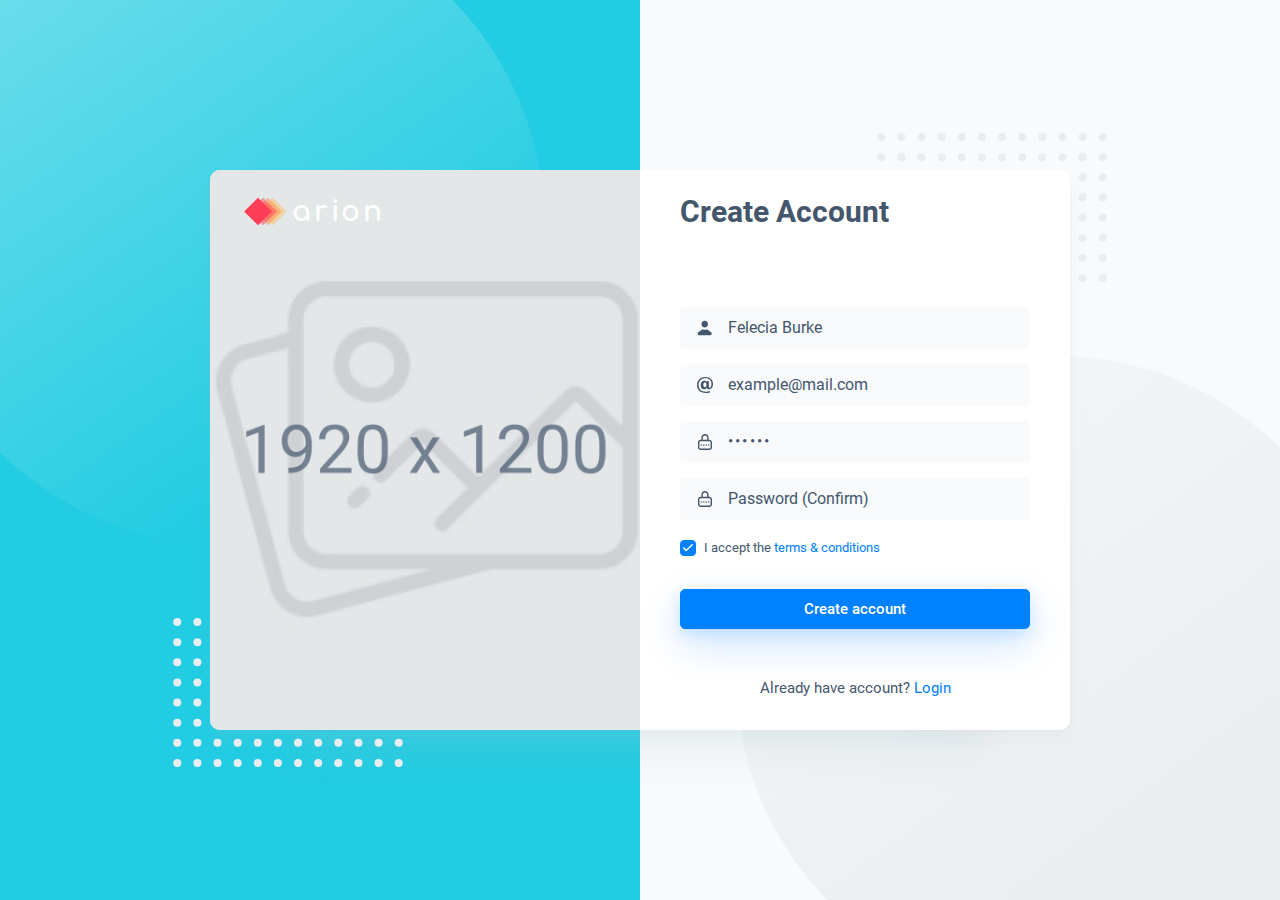
<file: templatebk/HTML/auth-create-v2.html>
<!DOCTYPE html>
<html class="no-js" lang="en" data-theme="light">

<head>
    <meta charset="utf-8" />
    <meta http-equiv="X-UA-Compatible" content="IE=edge" />
    <meta name="MobileOptimized" content="320" />
    <meta name="HandheldFriendly" content="True" />
    <meta name="viewport" content="width=device-width, initial-scale=1.0" />
    <title>Arion Admin Dashboard</title>
    <meta name="description" content="Arion — This is the best dashboard" />
    <meta name="msapplication-tap-highlight" content="no" />
    <meta name="mobile-web-app-capable" content="yes" />
    <meta name="application-name" content="Arion — This is the best dashboard" />
    <meta name="apple-mobile-web-app-title" content="Arion Admin Dashboard" />
    <meta name="apple-mobile-web-app-capable" content="yes" />
    <meta name="apple-mobile-web-app-status-bar-style" content="black" />
    <link rel="stylesheet" href="css/bootstrap.min.css" />
    <link rel="stylesheet" href="css/apexcharts.css" />
    <link rel="stylesheet" href="css/tippy/tippy.css" />
    <link rel="stylesheet" href="css/flatpickr.min.css" />
    <link rel="stylesheet" href="css/select2.min.css" />
    <link rel="stylesheet" href="css/quill/quill.snow.css" />
    <link rel="stylesheet" href="css/quill/quill.core.css" />
    <link rel="stylesheet" href="css/filepond.min.css" />
    <link rel="stylesheet" href="css/filepond-plugin-image-preview.min.css" />
    <link rel="stylesheet" href="css/swiper-bundle.min.css" />
    <link rel="stylesheet" href="css/style.css" />
    <link rel="apple-touch-icon" sizes="57x57" href="img/content/favicons/apple-icon-57x57.png" />
    <link rel="apple-touch-icon" sizes="60x60" href="img/content/favicons/apple-icon-60x60.png" />
    <link rel="apple-touch-icon" sizes="72x72" href="img/content/favicons/apple-icon-72x72.png" />
    <link rel="apple-touch-icon" sizes="76x76" href="img/content/favicons/apple-icon-76x76.png" />
    <link rel="apple-touch-icon" sizes="114x114" href="img/content/favicons/apple-icon-114x114.png" />
    <link rel="apple-touch-icon" sizes="120x120" href="img/content/favicons/apple-icon-120x120.png" />
    <link rel="apple-touch-icon" sizes="144x144" href="img/content/favicons/apple-icon-144x144.png" />
    <link rel="apple-touch-icon" sizes="152x152" href="img/content/favicons/apple-icon-152x152.png" />
    <link rel="apple-touch-icon" sizes="180x180" href="img/content/favicons/apple-icon-180x180.png" />
    <link rel="icon" type="image/png" sizes="192x192" href="img/content/favicons/android-icon-192x192.png" />
    <link rel="icon" type="image/png" sizes="32x32" href="img/content/favicons/favicon-32x32.png" />
    <link rel="icon" type="image/png" sizes="96x96" href="img/content/favicons/favicon-96x96.png" />
    <link rel="icon" type="image/png" sizes="16x16" href="img/content/favicons/favicon-16x16.png" />
    <!-- <link rel="manifest" href="img/content/favicons/manifest.json" />-->
    <meta name="msapplication-TileColor" content="#ffffff" />
    <meta name="msapplication-TileImage" content="/ms-icon-144x144.png" />
    <meta name="theme-color" content="#ffffff" />
</head>

<body>
    <svg xmlns="http://www.w3.org/2000/svg" style="border: 0 !important; clip: rect(0 0 0 0) !important; height: 1px !important; margin: -1px !important; overflow: hidden !important; padding: 0 !important; position: absolute !important; width: 1px !important;"
    class="root-svg-symbols-element">
        <symbol id="icon-action" viewBox="0 0 22 22">
            <path d="M14.2 6.6H6.2V5L3 7.8L6.2 10.6V9H14.2V6.6ZM19 13.4L15.8 10.6V12.2H7.8V14.6H15.8V16.2L19 13.4Z" />
        </symbol>
        <symbol id="icon-archive" viewBox="0 0 14 13">
            <path d="M13,5v6a2,2,0,0,1-2,2H3a2,2,0,0,1-2-2V5A1,1,0,0,1,0,4V1A1,1,0,0,1,1,0H13a1,1,0,0,1,1,1V4A1,1,0,0,1,13,5ZM2,11a1,1,0,0,0,1,1h8a1,1,0,0,0,1-1V5H2ZM13,1H1V4H13ZM8.5,8h-3a.5.5,0,0,1,0-1h3a.5.5,0,0,1,0,1Z" />
        </symbol>
        <symbol id="icon-arrow-down" viewBox="0 0 22 22">
            <path d="M7 8H15L11 13L7 8Z" />
        </symbol>
        <symbol id="icon-attachment" viewBox="0 0 22 22">
            <path d="M7.91455 19C6.86045 19 5.87319 18.5469 5.16067 17.8245C3.77883 16.4236 3.39404 13.9787 5.33105 12.0154C6.46505 10.8659 11.01 6.25768 13.278 3.95803C14.0835 3.14169 15.1082 2.82576 16.089 3.09271C17.0534 3.35394 17.8426 4.15477 18.101 5.13194C18.3635 6.12788 18.0529 7.16708 17.2483 7.98343L9.64776 15.6897C9.21405 16.1297 8.72327 16.3901 8.23087 16.4424C7.74254 16.4946 7.27703 16.3363 6.95094 16.0056C6.3607 15.4048 6.27592 14.2774 7.2591 13.2815L12.5973 7.86914C12.8166 7.64709 13.172 7.64709 13.3913 7.86914C13.6106 8.09119 13.6106 8.45201 13.3913 8.67406L8.05233 14.0872C7.5909 14.5542 7.54851 15.0007 7.74498 15.2007C7.8314 15.2873 7.96184 15.3273 8.11266 15.3101C8.34337 15.2864 8.60669 15.1338 8.85371 14.8848L16.4542 7.17933C16.976 6.65034 17.1757 6.02828 17.0167 5.42827C16.8602 4.83642 16.3825 4.35233 15.7996 4.19314C15.2077 4.03232 14.593 4.23559 14.0713 4.76458C11.8033 7.06504 7.2591 11.6725 6.12428 12.8219C4.64381 14.3232 4.99844 16.0514 5.9539 17.0204C6.91018 17.9894 8.61321 18.3502 10.0945 16.8473L18.0415 8.78998C18.2608 8.56793 18.6162 8.56793 18.8355 8.78998C19.0548 9.01202 19.0548 9.37285 18.8355 9.59571L10.8886 17.653C9.95184 18.6016 8.90263 19 7.91455 19Z"
            />
        </symbol>
        <symbol id="icon-back-time" viewBox="0 0 22 22">
            <path d="M12.0118 4C8.21165 4 5.12022 7.04073 5.02789 10.8259V11.0009H3L6.07262 14.325L9.05974 11.0009H6.77537V10.8259C6.86684 8.00622 9.17601 5.75085 12.0118 5.75085C14.9066 5.75085 17.2534 8.10183 17.2534 11.0009C17.2534 13.8999 14.9066 16.2509 12.0118 16.2509C10.8517 16.2509 9.77959 15.871 8.91098 15.2324L7.70895 16.5163C8.89559 17.4451 10.3892 18 12.0118 18C15.8718 18 19 14.8671 19 11.0009C19 7.13463 15.8718 4 12.0118 4ZM11.1569 6.73256V11.0009C11.1569 11.1118 11.18 11.2228 11.2227 11.327C11.2663 11.4311 11.3287 11.5259 11.4074 11.6044L14.1431 14.3361C14.3851 14.1799 14.6134 14.004 14.816 13.8L12.8667 11.8545V6.73256H11.1569Z"
            />
        </symbol>
        <symbol id="icon-bell" viewBox="0 0 22 22">
            <path fill-rule="evenodd" clip-rule="evenodd" d="M10.31 4.757C10.31 4.757 10.314 4.764 10.319 4.782C10.312 4.767 10.309 4.758 10.31 4.757ZM11.824 6.687L11 6.425L10.176 6.687C10.168 6.69 10.155 6.695 10.137 6.703C10.078 6.729 9.978 6.777 9.858 6.851C9.611 7.003 9.329 7.234 9.113 7.564C8.634 8.297 8.635 9.072 8.635 9.38V9.4C8.635 10.049 8.462 11.135 7.933 12.405C7.58 13.255 7.127 14.04 6.786 14.579C7.214 14.645 7.668 14.698 8.045 14.726C8.2 14.738 8.348 14.749 8.49 14.76C9.36 14.827 10.042 14.88 11 14.88C11.958 14.88 12.64 14.827 13.51 14.76C13.652 14.749 13.8 14.738 13.955 14.726C14.332 14.698 14.786 14.645 15.214 14.579C14.872 14.04 14.42 13.255 14.067 12.405C13.538 11.135 13.365 10.049 13.365 9.4V9.38C13.365 9.072 13.366 8.297 12.887 7.564C12.671 7.234 12.389 7.003 12.142 6.851C12.022 6.777 11.922 6.729 11.863 6.703C11.845 6.695 11.832 6.69 11.824 6.687ZM5.791 14.373L5.796 14.376C5.792 14.374 5.791 14.373 5.791 14.373ZM16.209 14.373C16.209 14.373 16.208 14.374 16.204 14.376L16.209 14.373ZM11.681 4.782C11.686 4.764 11.69 4.757 11.69 4.757C11.691 4.758 11.688 4.767 11.681 4.782ZM10.011 3.4C10.467 3 10.888 3 11 3C11.112 3 11.533 3 11.989 3.4C12.446 3.8 12.522 4.6 12.522 4.6C12.522 4.6 13.854 5.023 14.728 6.36C15.572 7.65 15.567 8.982 15.565 9.362V9.4C15.565 9.72 15.665 10.52 16.098 11.56C16.531 12.6 17.163 13.56 17.391 13.88C17.437 13.944 17.488 14.007 17.542 14.072C17.756 14.334 18 14.633 18 15.16C18 15.818 17.62 16.12 17.163 16.36C16.707 16.6 15.185 16.84 14.12 16.92C13.972 16.931 13.828 16.942 13.688 16.953H13.687C12.814 17.021 12.048 17.08 11 17.08C9.952 17.08 9.186 17.021 8.313 16.953H8.312C8.172 16.942 8.028 16.931 7.88 16.92C6.815 16.84 5.293 16.6 4.837 16.36C4.38 16.12 4 15.818 4 15.16C4 14.633 4.244 14.334 4.458 14.072C4.512 14.007 4.563 13.944 4.609 13.88C4.837 13.56 5.469 12.6 5.902 11.56C6.335 10.52 6.435 9.72 6.435 9.4V9.362C6.433 8.982 6.428 7.65 7.272 6.36C8.146 5.023 9.478 4.6 9.478 4.6C9.478 4.6 9.554 3.8 10.011 3.4ZM9.096 17.704C9.096 17.704 9.5 19 11 19C12.5 19 12.905 17.704 12.905 17.704H9.096Z"
            />
        </symbol>
        <symbol id="icon-bill" viewBox="0 0 42 42">
            <path fill-rule="evenodd" clip-rule="evenodd" d="M9.54541 6.36943V35.8611C9.54541 36.1224 9.83734 36.2742 10.0473 36.1222L12.8597 34.0858C13.079 33.9271 13.3735 33.9258 13.5941 34.0828L16.415 36.0907C16.747 36.327 17.1906 36.3243 17.5197 36.084L20.2487 34.0908C20.4697 33.9294 20.7677 33.9288 20.9894 34.0893L23.7566 36.0928C24.0822 36.3286 24.5188 36.333 24.8489 36.1038L27.7776 34.0709C27.9947 33.9202 28.2811 33.9208 28.4975 34.0723L31.4476 36.1372C31.6581 36.2845 31.9454 36.132 31.9454 35.8731V6.36943C31.9454 6.01479 31.6613 5.72729 31.3109 5.72729H10.18C9.82951 5.72729 9.54541 6.01479 9.54541 6.36943ZM12.9721 12.2771C12.9721 11.9225 13.2562 11.635 13.6066 11.635H22.0463C22.3968 11.635 22.6808 11.9225 22.6808 12.2771C22.6808 12.6318 22.3968 12.9193 22.0463 12.9193H13.6066C13.2562 12.9193 12.9721 12.6318 12.9721 12.2771ZM12.9721 14.942C12.9721 14.5873 13.2562 14.2998 13.6066 14.2998H20.1744C20.5248 14.2998 20.8089 14.5873 20.8089 14.942C20.8089 15.2966 20.5248 15.5841 20.1744 15.5841H13.6066C13.2562 15.5841 12.9721 15.2966 12.9721 14.942ZM12.9721 18.4737C12.9721 18.1191 13.2562 17.8316 13.6066 17.8316H22.0463C22.3968 17.8316 22.6808 18.1191 22.6808 18.4737C22.6808 18.8284 22.3968 19.1159 22.0463 19.1159H13.6066C13.2562 19.1159 12.9721 18.8284 12.9721 18.4737ZM12.9721 21.2028C12.9721 20.8481 13.2562 20.5607 13.6066 20.5607H20.1744C20.5248 20.5607 20.8089 20.8481 20.8089 21.2028C20.8089 21.5575 20.5248 21.8449 20.1744 21.8449H13.6066C13.2562 21.8449 12.9721 21.5575 12.9721 21.2028ZM12.9721 24.7345C12.9721 24.3799 13.2562 24.0925 13.6066 24.0925H22.0463C22.3968 24.0925 22.6808 24.3799 22.6808 24.7345C22.6808 25.0891 22.3968 25.3767 22.0463 25.3767H13.6066C13.2562 25.3767 12.9721 25.0891 12.9721 24.7345ZM12.9721 27.4636C12.9721 27.109 13.2562 26.8215 13.6066 26.8215H20.1744C20.5248 26.8215 20.8089 27.109 20.8089 27.4636C20.8089 27.8183 20.5248 28.1057 20.1744 28.1057H13.6066C13.2562 28.1057 12.9721 27.8183 12.9721 27.4636ZM24.8542 12.2771C24.8542 11.9225 25.1384 11.635 25.4888 11.635H28.1381C28.4886 11.635 28.7726 11.9225 28.7726 12.2771C28.7726 12.6318 28.4886 12.9193 28.1381 12.9193H25.4888C25.1384 12.9193 24.8542 12.6318 24.8542 12.2771ZM25.4888 14.2998C25.1384 14.2998 24.8542 14.5873 24.8542 14.942C24.8542 15.2966 25.1384 15.5841 25.4888 15.5841H28.1381C28.4886 15.5841 28.7726 15.2966 28.7726 14.942C28.7726 14.5873 28.4886 14.2998 28.1381 14.2998H25.4888ZM24.8542 18.4737C24.8542 18.1191 25.1384 17.8316 25.4888 17.8316H28.1381C28.4886 17.8316 28.7726 18.1191 28.7726 18.4737C28.7726 18.8284 28.4886 19.1159 28.1381 19.1159H25.4888C25.1384 19.1159 24.8542 18.8284 24.8542 18.4737ZM25.4888 20.5607C25.1384 20.5607 24.8542 20.8481 24.8542 21.2027C24.8542 21.5575 25.1384 21.8449 25.4888 21.8449H28.1381C28.4886 21.8449 28.7726 21.5575 28.7726 21.2027C28.7726 20.8481 28.4886 20.5607 28.1381 20.5607H25.4888ZM24.8542 24.7346C24.8542 24.3799 25.1384 24.0925 25.4888 24.0925H28.1381C28.4886 24.0925 28.7726 24.3799 28.7726 24.7346C28.7726 25.0892 28.4886 25.3767 28.1381 25.3767H25.4888C25.1384 25.3767 24.8542 25.0892 24.8542 24.7346ZM25.4888 26.8215C25.1384 26.8215 24.8542 27.1091 24.8542 27.4637C24.8542 27.8183 25.1384 28.1057 25.4888 28.1057H28.1381C28.4886 28.1057 28.7726 27.8183 28.7726 27.4637C28.7726 27.1091 28.4886 26.8215 28.1381 26.8215H25.4888Z"
            />
        </symbol>
        <symbol id="icon-calendar" viewBox="0 0 22 22">
            <path d="M17.2222 4.77778H16.3333V6.55556H13.6667V4.77778H8.33333V6.55556H5.66667V4.77778H4.77778C3.79911 4.77778 3 5.57778 3 6.55556V17.2222C3 18.2 3.79911 19 4.77778 19H17.2222C18.2 19 19 18.2 19 17.2222V6.55556C19 5.57778 18.2 4.77778 17.2222 4.77778ZM17.2222 17.2222H4.77778V10.1111H17.2222V17.2222ZM7.88889 3H6.11111V6.11111H7.88889V3ZM15.8889 3H14.1111V6.11111H15.8889V3Z"
            />
        </symbol>
        <symbol id="icon-camera" viewBox="0 0 50 50">
            <path d="M25.0002 22.4431C21.9875 22.4431 19.5456 24.9249 19.5456 27.9828C19.5456 31.0408 21.9875 33.5226 25.0002 33.5226C28.0111 33.5226 30.4547 31.0408 30.4547 27.9828C30.4547 24.9249 28.0111 22.4431 25.0002 22.4431ZM39.5456 16.9033H35.182C34.582 16.9033 33.9347 16.4306 33.7475 15.8507L32.6184 12.4142C32.4275 11.8363 31.7838 11.3635 31.182 11.3635H18.8184C18.2184 11.3635 17.5711 11.8363 17.3838 12.4124L16.2529 15.8507C16.0638 16.4306 15.4184 16.9033 14.8184 16.9033H10.4547C8.45472 16.9033 6.81836 18.5652 6.81836 20.5965V37.2158C6.81836 39.247 8.45472 40.909 10.4547 40.909H39.5456C41.5456 40.909 43.182 39.247 43.182 37.2158V20.5965C43.182 18.5652 41.5456 16.9033 39.5456 16.9033ZM25.0002 37.2158C19.9784 37.2158 15.9093 33.0831 15.9093 27.9828C15.9093 22.8826 19.9784 18.7499 25.0002 18.7499C30.0202 18.7499 34.0911 22.8826 34.0911 27.9828C34.0911 33.0831 30.0202 37.2158 25.0002 37.2158ZM38.6365 22.8124C37.9329 22.8124 37.3638 22.2326 37.3638 21.5179C37.3638 20.807 37.9329 20.2253 38.6365 20.2253C39.3402 20.2253 39.9093 20.8051 39.9093 21.5179C39.9093 22.2326 39.3402 22.8124 38.6365 22.8124Z"
            />
        </symbol>
        <symbol id="icon-cart" viewBox="0 0 22 22">
            <path d="M18.4658 8.33345H14.0151L12.4044 9.94411C12.0018 10.3468 11.4658 10.5681 10.8969 10.5681C10.3262 10.5681 9.79111 10.3459 9.38756 9.94322C8.98578 9.54144 8.76356 9.00633 8.76267 8.43656C8.76267 8.40189 8.77156 8.36811 8.77244 8.33345H3.53333C3.23822 8.33345 3 8.57167 3 8.86678V11.0001H19V8.86678C19 8.57167 18.76 8.33345 18.4658 8.33345ZM11.6827 9.22145L16.176 4.72811C16.3849 4.52011 16.3867 4.18322 16.1778 3.97344L15.36 3.15567C15.152 2.94767 14.8142 2.94856 14.6044 3.15567L10.1111 7.64989C9.67733 8.08367 9.67733 8.78767 10.1111 9.22145C10.5449 9.65433 11.248 9.65522 11.6827 9.22145ZM5.50933 17.4632C5.59556 17.8197 5.96711 18.1112 6.33333 18.1112H15.6667C16.0329 18.1112 16.4044 17.8197 16.4907 17.4632L17.8444 11.889H4.15556L5.50933 17.4632Z"
            />
        </symbol>
        <symbol id="icon-chat-messages" viewBox="0 0 22 22">
            <path d="M7.64 12.96V8H4.6C3.72 8 3 8.72 3 9.6V14.4C3 15.28 3.72 16 4.6 16H5.4V18.4L7.8 16H11.8C12.68 16 13.4 15.28 13.4 14.4V12.944C13.3488 12.9552 13.2944 12.9608 13.24 12.9608H7.64V12.96ZM17.4 4H10.2C9.32 4 8.6 4.72 8.6 5.6V12H14.2L16.6 14.4V12H17.4C18.28 12 19 11.2808 19 10.4V5.6C19 4.72 18.28 4 17.4 4Z"
            />
        </symbol>
        <symbol id="icon-chat" viewBox="0 0 22 22">
            <path d="M7.64 12.96V8H4.6C3.72 8 3 8.72 3 9.6V14.4C3 15.28 3.72 16 4.6 16H5.4V18.4L7.8 16H11.8C12.68 16 13.4 15.28 13.4 14.4V12.944C13.3488 12.9552 13.2944 12.9608 13.24 12.9608H7.64V12.96ZM17.4 4H10.2C9.32 4 8.6 4.72 8.6 5.6V12H14.2L16.6 14.4V12H17.4C18.28 12 19 11.2808 19 10.4V5.6C19 4.72 18.28 4 17.4 4Z"
            />
        </symbol>
        <symbol id="icon-checked" viewBox="0 0 14 12">
            <path d="M11.7917 1.2358C12.0798 1.53914 12.0675 2.01865 11.7642 2.30682L5.7036 8.06439C5.40574 8.34735 4.93663 8.34134 4.64613 8.05084L2.22189 5.6266C1.92604 5.33074 1.92604 4.85107 2.22189 4.55522C2.51774 4.25937 2.99741 4.25937 3.29326 4.55522L5.19538 6.45734L10.7206 1.20834C11.024 0.920164 11.5035 0.93246 11.7917 1.2358Z"
            />
        </symbol>
        <symbol id="icon-chevron" viewBox="0 0 24 14">
            <path d="M1.41387 9.81571C2.21327 8.99672 10.6129 0.994835 10.6129 0.994835C11.042 0.557905 11.6004 0.338461 12.1588 0.338461C12.7172 0.338461 13.2756 0.557905 13.7008 0.994835C13.7008 0.994835 22.1043 8.99672 22.8998 9.81571C23.6992 10.6347 23.7541 12.1081 22.8998 12.98C22.0495 13.8539 20.8602 13.9225 19.8158 12.98L12.1588 5.63843L4.50176 12.98C3.45744 13.9225 2.26617 13.8539 1.41387 12.98C0.559601 12.1081 0.612502 10.6347 1.41387 9.81571Z"
            />
        </symbol>
        <symbol id="icon-clipboard" viewBox="0 0 22 22">
            <path fill-rule="evenodd" clip-rule="evenodd" d="M14.365 7L15.3507 4.6C15.9825 4.6 16.5008 5.1032 16.5 5.72V17.88C16.5 18.4952 15.9825 19 15.3499 19H6.14926C5.51672 19 5 18.496 5 17.88V5.72C5 5.1032 5.51672 4.6 6.15008 4.6L7.13587 7H14.365ZM14.4471 4.6L13.7078 6.2H7.79224L7.05372 4.6H8.84456L9.43603 3H12.0648L12.6554 4.6H14.4471ZM7.46458 9.39999H14.0365V10.2H7.46458V9.39999ZM7.46458 15.8H14.0365V16.6H7.46458V15.8ZM14.0365 12.6H7.46458V13.4H14.0365V12.6Z"
            />
        </symbol>
        <symbol id="icon-clock" viewBox="0 0 22 22">
            <path d="M11.0004 3C6.58148 3 3 6.58148 3 10.9996C3 15.4185 6.58148 19 11.0004 19C15.4177 19 19 15.4185 19 10.9996C19 6.58148 15.4177 3 11.0004 3ZM10.9996 17.3326C7.50226 17.3326 4.66658 14.4977 4.66658 10.9996C4.66658 7.50227 7.50143 4.66658 10.9996 4.66658C14.4969 4.66658 17.3334 7.50143 17.3334 10.9996C17.3334 14.4969 14.4969 17.3326 10.9996 17.3326ZM12 6H10.3334V11.2039L7.37857 12.9105L8.21186 14.3537L11.6409 12.373C11.8392 12.2588 12 11.9789 12 11.7497C12 8.90718 12 9.70745 12 6Z"
            />
        </symbol>
        <symbol id="icon-comments" viewBox="0 0 22 22">
            <path d="M3 5.60714V14.4464C3 15.3175 3.7328 16.0536 4.6 16.0536H6.73333V18.7321C6.73333 18.8428 6.80107 18.9421 6.90373 18.9821C6.9352 18.9944 6.96773 19 7 19C7.0736 19 7.1456 18.9695 7.19733 18.9124L9.78453 16.0536H17.4C18.2672 16.0536 19 15.3175 19 14.4464V5.60714C19 4.73607 18.2672 4 17.4 4H4.6C3.7328 4 3 4.73607 3 5.60714ZM13.6667 9.89286C13.6667 9.30196 14.1451 8.82143 14.7333 8.82143C15.3216 8.82143 15.8 9.30196 15.8 9.89286C15.8 10.4837 15.3216 10.9643 14.7333 10.9643C14.1451 10.9643 13.6667 10.4837 13.6667 9.89286ZM9.93333 9.89286C9.93333 9.30196 10.4117 8.82143 11 8.82143C11.5883 8.82143 12.0667 9.30196 12.0667 9.89286C12.0667 10.4837 11.5883 10.9643 11 10.9643C10.4117 10.9643 9.93333 10.4837 9.93333 9.89286ZM6.2 9.89286C6.2 9.30196 6.6784 8.82143 7.26667 8.82143C7.85493 8.82143 8.33333 9.30196 8.33333 9.89286C8.33333 10.4837 7.85493 10.9643 7.26667 10.9643C6.6784 10.9643 6.2 10.4837 6.2 9.89286Z"
            />
        </symbol>
        <symbol id="icon-contacts" viewBox="0 0 22 22">
            <path d="M18.2 6H3.8C3.3576 6 3 6.3576 3 6.8V16.4C3 16.8416 3.3576 17.2 3.8 17.2H18.2C18.6424 17.2 19 16.8416 19 16.4V6.8C19 6.3584 18.6424 6 18.2 6ZM13.4 9.2H16.6V10H13.4V9.2ZM11.8 15.4424C11.6968 15.3608 11.5656 15.2816 11.3768 15.2C10.4328 14.7936 9.008 14.192 9.008 13.4592C9.008 13.0184 9.2952 13.1624 9.4224 12.356C9.4752 12.0216 9.7304 12.3504 9.7784 11.5872C9.7784 11.2832 9.6392 11.2072 9.6392 11.2072C9.6392 11.2072 9.7096 10.7576 9.7376 10.4104C9.7664 10.048 9.5608 8.9704 8.716 8.7328C8.5672 8.5824 8.4672 8.644 8.9224 8.4032C7.9272 8.356 7.6952 8.8768 7.1656 9.26C6.7144 9.596 6.592 10.128 6.6144 10.4112C6.644 10.7576 6.7144 11.208 6.7144 11.208C6.7144 11.208 6.5744 11.2832 6.5744 11.5872C6.6232 12.3504 6.8784 12.0216 6.9304 12.356C7.0568 13.1624 7.3456 13.0184 7.3456 13.4592C7.3456 14.192 5.9208 14.7936 4.9768 15.2C4.8144 15.2704 4.6976 15.3384 4.6 15.408V7.6H11.8V15.4424ZM17.4 12.4H13.4V11.6H17.4V12.4Z"
            />
        </symbol>
        <symbol id="icon-credit-card" viewBox="0 0 22 22">
            <path d="M17.4 6H4.6C3.7192 6 3 6.70714 3 7.57143V15.4286C3 16.2929 3.7192 17 4.6 17H17.4C18.28 17 19 16.2929 19 15.4286V7.57143C19 6.70714 18.28 6 17.4 6ZM17.4 15.4286H4.6V10.7143H17.4V15.4286ZM17.4 8.35714H4.6V7.57143H17.4V8.35714ZM6.2 12.3643V12.8357H6.68V12.3643H6.2ZM9.08 13.3064V13.7786H10.04V13.3064H10.52V12.8349H11V12.3635H10.04V12.8349H9.5592V13.3064H9.08ZM11 13.7786V13.3064H10.5192V13.7786H11ZM8.6 13.7786V13.3064H7.64V13.7786H8.6ZM9.08 12.8349H9.56V12.3635H8.6V13.3056H9.08V12.8349ZM7.1592 13.3064H7.64V12.8349H8.12V12.3635H7.16V12.8349H6.68V13.3064H6.2V13.7786H7.1592V13.3064Z"
            />
        </symbol>
        <symbol id="icon-cross" viewBox="0 0 14 14">
            <path d="M4.91 3.992C5.14252 4.21583 7.41432 6.56773 7.41432 6.56773C7.53837 6.68788 7.60068 6.84423 7.60068 7.00058C7.60068 7.15694 7.53837 7.31329 7.41432 7.43234C7.41432 7.43234 5.14252 9.78533 4.91 10.0081C4.67747 10.2319 4.25916 10.2473 4.01162 10.0081C3.76352 9.76997 3.74405 9.43696 4.01162 9.14455L6.09596 7.00058L4.01162 4.85661C3.74405 4.5642 3.76352 4.23065 4.01162 3.992C4.25916 3.75281 4.67747 3.76762 4.91 3.992Z"
            />
            <path d="M9.08999 3.992C8.85747 4.21583 6.58566 6.56773 6.58566 6.56773C6.46162 6.68788 6.39931 6.84423 6.39931 7.00058C6.39931 7.15694 6.46162 7.31329 6.58566 7.43234C6.58566 7.43234 8.85747 9.78533 9.08999 10.0081C9.32251 10.2319 9.74083 10.2473 9.98837 10.0081C10.2365 9.76997 10.2559 9.43696 9.98837 9.14455L7.90402 7.00058L9.98837 4.85661C10.2559 4.5642 10.2365 4.23065 9.98837 3.992C9.74083 3.75281 9.32251 3.76762 9.08999 3.992Z"
            />
        </symbol>
        <symbol id="icon-dashboard" viewBox="0 0 22 22">
            <path d="M17.4 5H4.6C3.72 5 3 5.675 3 6.5V15.5C3 16.325 3.72 17 4.6 17H17.4C18.28 17 19 16.325 19 15.5V6.5C19 5.675 18.28 5 17.4 5ZM6.6 6.3125C6.9312 6.3125 7.2 6.5645 7.2 6.875C7.2 7.1855 6.9312 7.4375 6.6 7.4375C6.2688 7.4375 6 7.1855 6 6.875C6 6.5645 6.2688 6.3125 6.6 6.3125ZM4.4 6.875C4.4 6.5645 4.6688 6.3125 5 6.3125C5.3312 6.3125 5.6 6.5645 5.6 6.875C5.6 7.1855 5.3312 7.4375 5 7.4375C4.6688 7.4375 4.4 7.1855 4.4 6.875ZM17.4 15.5H4.6V8.75H17.4V15.5ZM17.4 7.25H7.8V6.5H17.4152L17.4 7.25Z"
            />
        </symbol>
        <symbol id="icon-detail" viewBox="0 0 22 22">
            <path d="M11.0004 3C6.58148 3 3 6.58148 3 10.9996C3 15.4185 6.58148 19 11.0004 19C15.4177 19 19 15.4185 19 10.9996C19 6.58148 15.4177 3 11.0004 3ZM11.747 5.88818C12.527 5.88818 12.7562 6.34066 12.7562 6.85813C12.7562 7.50393 12.2395 8.1014 11.3571 8.1014C10.6188 8.1014 10.2671 7.73059 10.2888 7.11645C10.2888 6.59898 10.7213 5.88818 11.747 5.88818ZM9.74882 15.791C9.21551 15.791 8.82636 15.4669 9.19884 14.0461L9.80965 11.5254C9.91547 11.1221 9.93297 10.9604 9.80965 10.9604C9.65049 10.9604 8.95802 11.2387 8.54971 11.5137L8.28389 11.0779C9.57966 9.99547 11.0696 9.3605 11.707 9.3605C12.2404 9.3605 12.3287 9.99047 12.0629 10.9604L11.3629 13.6103C11.2387 14.0786 11.2921 14.2402 11.4162 14.2402C11.5762 14.2402 12.0995 14.0469 12.6145 13.6411L12.9162 14.0461C11.6554 15.306 10.2813 15.791 9.74882 15.791Z"
            />
        </symbol>
        <symbol id="icon-details" viewBox="0 0 22 22">
            <path fill-rule="evenodd" clip-rule="evenodd" d="M7.44444 10.1111C7.44444 9.74292 7.74292 9.44444 8.11111 9.44444H14.3333C14.7015 9.44444 15 9.74292 15 10.1111C15 10.4793 14.7015 10.7778 14.3333 10.7778H8.11111C7.74292 10.7778 7.44444 10.4793 7.44444 10.1111ZM7.44444 12.7778C7.44444 12.4096 7.74292 12.1111 8.11111 12.1111H14.3333C14.7015 12.1111 15 12.4096 15 12.7778C15 13.146 14.7015 13.4444 14.3333 13.4444H8.11111C7.74292 13.4444 7.44444 13.146 7.44444 12.7778ZM7.44444 15.4444C7.44444 15.0763 7.74292 14.7778 8.11111 14.7778H11.2222C11.5904 14.7778 11.8889 15.0763 11.8889 15.4444C11.8889 15.8126 11.5904 16.1111 11.2222 16.1111H8.11111C7.74292 16.1111 7.44444 15.8126 7.44444 15.4444ZM11.4444 4.33333H6.33333V17.6667H16.1111V9C16.1111 9 12.9757 9 12.4578 9C11.9399 9 11.4444 8.47204 11.4444 8.00978C11.4444 7.54752 11.4444 4.33333 11.4444 4.33333ZM17.4444 8.33333V18.1111C17.4444 18.602 17.0465 19 16.5556 19H5.88889C5.39797 19 5 18.602 5 18.1111V3.88889C5 3.39797 5.39797 3 5.88889 3H12.1111L17.4444 8.33333Z"
            />
        </symbol>
        <symbol id="icon-doc" viewBox="0 0 31 40">
            <path fill-rule="evenodd" clip-rule="evenodd" d="M2.49998 0H19.7412L30.9999 11.215V37.5C30.9999 38.8812 29.88 40 28.4999 40H2.49998C1.11994 40 0 38.8812 0 37.5V2.49998C0 1.11877 1.12007 0 2.49998 0Z" fill="#26A6D1" />
            <path fill-rule="evenodd" clip-rule="evenodd" d="M30.9638 11.25H22.25C20.8699 11.25 19.75 10.1301 19.75 8.75004V0.0250244L30.9638 11.25Z" fill="#1E7EA0" />
            <path d="M5.7923 24C5.55897 24 5.37897 23.9367 5.2523 23.81C5.12564 23.6833 5.0623 23.5033 5.0623 23.27V17.68C5.0623 17.4467 5.12564 17.2667 5.2523 17.14C5.37897 17.0133 5.55897 16.95 5.7923 16.95H7.8023C8.56897 16.95 9.22897 17.09 9.78231 17.37C10.3356 17.65 10.759 18.0533 11.0523 18.58C11.3456 19.1067 11.4923 19.7367 11.4923 20.47C11.4923 21.2033 11.3456 21.8367 11.0523 22.37C10.7656 22.8967 10.3456 23.3 9.79231 23.58C9.23897 23.86 8.57564 24 7.8023 24H5.7923ZM7.6923 22.74C9.1923 22.74 9.9423 21.9833 9.9423 20.47C9.9423 18.9633 9.1923 18.21 7.6923 18.21H6.6223V22.74H7.6923ZM15.9293 24.09C15.2293 24.09 14.6193 23.9433 14.0993 23.65C13.5859 23.35 13.1893 22.93 12.9093 22.39C12.6293 21.8433 12.4893 21.2033 12.4893 20.47C12.4893 19.7367 12.6293 19.1 12.9093 18.56C13.1893 18.0133 13.5859 17.5933 14.0993 17.3C14.6193 17.0067 15.2293 16.86 15.9293 16.86C16.6293 16.86 17.2359 17.0067 17.7493 17.3C18.2693 17.5933 18.6693 18.0133 18.9493 18.56C19.2293 19.1 19.3693 19.7367 19.3693 20.47C19.3693 21.2033 19.2293 21.8433 18.9493 22.39C18.6693 22.93 18.2693 23.35 17.7493 23.65C17.2359 23.9433 16.6293 24.09 15.9293 24.09ZM15.9293 22.88C16.5159 22.88 16.9759 22.6733 17.3093 22.26C17.6493 21.8467 17.8193 21.25 17.8193 20.47C17.8193 19.69 17.6526 19.0967 17.3193 18.69C16.9859 18.2767 16.5226 18.07 15.9293 18.07C15.3359 18.07 14.8726 18.2767 14.5393 18.69C14.2126 19.0967 14.0493 19.69 14.0493 20.47C14.0493 21.25 14.2159 21.8467 14.5493 22.26C14.8826 22.6733 15.3426 22.88 15.9293 22.88ZM23.8004 24.09C23.107 24.09 22.5004 23.9433 21.9804 23.65C21.4604 23.3567 21.0604 22.9367 20.7804 22.39C20.5004 21.8433 20.3604 21.2033 20.3604 20.47C20.3604 19.7367 20.5004 19.1 20.7804 18.56C21.0604 18.0133 21.4604 17.5933 21.9804 17.3C22.5004 17.0067 23.107 16.86 23.8004 16.86C24.6737 16.86 25.427 17.1 26.0604 17.58C26.1604 17.66 26.2304 17.74 26.2704 17.82C26.3104 17.9 26.3304 18 26.3304 18.12C26.3304 18.2933 26.2804 18.4433 26.1804 18.57C26.087 18.69 25.9704 18.75 25.8304 18.75C25.737 18.75 25.6537 18.74 25.5804 18.72C25.5137 18.6933 25.437 18.65 25.3504 18.59C25.0837 18.4167 24.837 18.2933 24.6104 18.22C24.3837 18.14 24.1404 18.1 23.8804 18.1C23.2404 18.1 22.757 18.3 22.4304 18.7C22.1104 19.0933 21.9504 19.6833 21.9504 20.47C21.9504 22.0567 22.5937 22.85 23.8804 22.85C24.127 22.85 24.3604 22.8133 24.5804 22.74C24.8004 22.66 25.057 22.5333 25.3504 22.36C25.4504 22.3 25.5337 22.26 25.6004 22.24C25.667 22.2133 25.7437 22.2 25.8304 22.2C25.9704 22.2 26.087 22.2633 26.1804 22.39C26.2804 22.51 26.3304 22.6567 26.3304 22.83C26.3304 22.95 26.307 23.0533 26.2604 23.14C26.2204 23.22 26.1537 23.2967 26.0604 23.37C25.427 23.85 24.6737 24.09 23.8004 24.09Z"
            fill="white" />
        </symbol>
        <symbol id="icon-dot" viewBox="0 0 9 21">
            <circle cx="1.5" cy="19.5" r="1.5" transform="rotate(-90 1.5 19.5)" />
            <circle cx="1.5" cy="13.5" r="1.5" transform="rotate(-90 1.5 13.5)" />
            <circle cx="1.5" cy="7.5" r="1.5" transform="rotate(-90 1.5 7.5)" />
            <circle cx="1.5" cy="1.5" r="1.5" transform="rotate(-90 1.5 1.5)" />
            <circle cx="7.5" cy="19.5" r="1.5" transform="rotate(-90 7.5 19.5)" />
            <circle cx="7.5" cy="13.5" r="1.5" transform="rotate(-90 7.5 13.5)" />
            <circle cx="7.5" cy="7.5" r="1.5" transform="rotate(-90 7.5 7.5)" />
            <circle cx="7.5" cy="1.5" r="1.5" transform="rotate(-90 7.5 1.5)" />
        </symbol>
        <symbol id="icon-dots" viewBox="0 0 25 25">
            <path d="M10.2273 12.499C10.2273 13.6996 11.2006 14.6739 12.4012 14.6739C13.6018 14.6739 14.5751 13.6996 14.5751 12.499C14.5751 11.2984 13.6018 10.3261 12.4012 10.3261C11.2006 10.3261 10.2273 11.2984 10.2273 12.499ZM10.2273 19.416C10.2273 20.6166 11.2006 21.5909 12.4012 21.5909C13.6018 21.5909 14.5751 20.6166 14.5751 19.416C14.5751 18.2154 13.6008 17.2431 12.4012 17.2431C11.2016 17.2431 10.2273 18.2154 10.2273 19.416ZM10.2273 5.58202C10.2273 6.78261 11.2006 7.75692 12.4012 7.75692C13.6018 7.75692 14.5751 6.78261 14.5751 5.58202C14.5751 4.38143 13.6018 3.40909 12.4012 3.40909C11.2006 3.40909 10.2273 4.38143 10.2273 5.58202Z"
            />
        </symbol>
        <symbol id="icon-download" viewBox="0 0 22 22">
            <path d="M17.1765 8.64706H13.4118V3H7.76471V8.64706H4L10.5882 15.2353L17.1765 8.64706ZM4 17.1176V19H17.1765V17.1176H4Z" />
        </symbol>
        <symbol id="icon-drafts" viewBox="0 0 22 22">
            <path d="M17.8736 4.12588C16.5627 2.81406 15.5782 3.01042 15.5782 3.01042L10.0763 8.51223L3.91818 14.6695L3 18.9986L7.32999 18.0804L13.4882 11.9249L18.99 6.42314C18.989 6.42314 19.1863 5.4386 17.8736 4.12588ZM7.07272 17.5604L5.59636 17.8786C5.45454 17.6122 5.28272 17.3458 4.96909 17.0313C4.65454 16.7168 4.38818 16.5468 4.12182 16.4031L4.44 14.9277L4.86727 14.5013C4.86727 14.5013 5.66999 14.5177 6.57726 15.4249C7.48363 16.3304 7.5009 17.1349 7.5009 17.1349L7.07272 17.5604Z"
            />
        </symbol>
        <symbol id="icon-duplicate" viewBox="0 0 14 14">
            <path d="M12,11H5A2,2,0,0,1,3,9V2A2,2,0,0,1,5,0h7a2,2,0,0,1,2,2V9A2,2,0,0,1,12,11Zm1-9a1,1,0,0,0-1-1H5A1,1,0,0,0,4,2V9a1,1,0,0,0,1,1h7a1,1,0,0,0,1-1ZM9,8H8V6H6V5H8V3H9V5h2V6H9ZM2,13H9a1,1,0,0,0,1-1h1a2,2,0,0,1-2,2H2a2,2,0,0,1-2-2V5A2,2,0,0,1,2,3V4A1,1,0,0,0,1,5v7A1,1,0,0,0,2,13Z"
            />
        </symbol>
        <symbol id="icon-email-2" viewBox="0 0 22 22">
            <path d="M14.8417 12.8131C14.8417 13.514 15.0408 13.7935 15.5617 13.7935C16.7225 13.7935 17.4617 12.3125 17.4617 9.84939C17.4617 6.08469 14.7217 4.28244 11.3008 4.28244C7.78167 4.28244 4.58083 6.64539 4.58083 11.111C4.58083 15.3763 7.38083 17.6992 11.6808 17.6992C13.1408 17.6992 14.1208 17.539 15.62 17.0384L15.9417 18.3792C14.4617 18.8607 12.88 19 11.6608 19C6.02083 19 3 15.8961 3 11.1101C3 6.2841 6.50083 3 11.3208 3C16.3408 3 19 6.00375 19 9.68836C19 12.8123 18.0208 15.1952 14.9408 15.1952C13.54 15.1952 12.6208 14.6345 12.5008 13.3922C12.1408 14.7739 11.1808 15.1952 9.88 15.1952C8.14 15.1952 6.68 13.8527 6.68 11.1502C6.68 8.42678 7.96083 6.74468 10.2608 6.74468C11.4808 6.74468 12.2408 7.22528 12.5792 7.98623L13.16 6.92491H14.84V12.8131H14.8417ZM12.3825 10.1698C12.3825 9.06925 11.5617 8.60784 10.8817 8.60784C10.1417 8.60784 9.3225 9.20776 9.3225 10.9708C9.3225 12.3725 9.9425 13.1535 10.8817 13.1535C11.5417 13.1535 12.3825 12.733 12.3825 11.5715V10.1698Z"
            />
        </symbol>
        <symbol id="icon-email" viewBox="0 0 22 22">
            <path d="M17.4 5H4.6C3.72 5 3.008 5.74483 3.008 6.65517L3 15.3448C3 16.2552 3.72 17 4.6 17H17.4C18.28 17 19 16.2552 19 15.3448V6.65517C19 5.74483 18.28 5 17.4 5ZM16.6 15.3448H5.4C4.96 15.3448 4.6 14.9724 4.6 14.5172V8.31034L10.152 11.9021C10.672 12.2414 11.328 12.2414 11.848 11.9021L17.4 8.31034V14.5172C17.4 14.9724 17.04 15.3448 16.6 15.3448ZM11 10.7931L4.6 6.65517H17.4L11 10.7931Z"
            />
        </symbol>
        <symbol id="icon-emoji" viewBox="0 0 22 22">
            <path d="M11 3C6.58167 3 3 6.58167 3 11C3 15.4183 6.58167 19 11 19C15.4175 19 19 15.4183 19 10.9992C19 6.58167 15.4175 3 11 3ZM11 17.3325C7.5025 17.3325 4.66667 14.4975 4.66667 10.9992C4.66667 7.50083 7.50167 4.66667 11 4.66667C14.4975 4.66667 17.3342 7.50167 17.3342 11C17.3342 14.4983 14.4975 17.3325 11 17.3325ZM8.9175 10.7917C9.6075 10.7917 10.1667 10.1392 10.1667 9.33333C10.1667 8.5275 9.60667 7.875 8.91667 7.875C8.22667 7.875 7.66667 8.5275 7.66667 9.33333C7.66667 10.1392 8.22667 10.7917 8.9175 10.7917ZM13.0833 10.7917C13.7742 10.7917 14.3333 10.1392 14.3333 9.33333C14.3333 8.5275 13.7733 7.875 13.0833 7.875C12.3933 7.875 11.8333 8.52833 11.8333 9.33333C11.8333 10.1383 12.3933 10.7917 13.0833 10.7917ZM14.6175 12.1133C14.315 11.9583 13.9383 12.0775 13.7775 12.38C13.7492 12.435 13.0533 13.7075 11.0008 13.7075C8.95833 13.7075 8.25833 12.4467 8.22333 12.3808C8.06667 12.0767 7.69667 11.9525 7.38667 12.1067C7.07833 12.2617 6.95333 12.6367 7.1075 12.9458C7.14917 13.0283 8.1475 14.9575 11.0008 14.9575C13.855 14.9575 14.8517 13.0275 14.8925 12.945C15.0458 12.6392 14.9225 12.27 14.6175 12.1133Z"
            />
        </symbol>
        <symbol id="icon-file-empty" viewBox="0 0 31 40">
            <path fill-rule="evenodd" clip-rule="evenodd" d="M2.49998 0H19.7412L30.9999 11.215V37.5C30.9999 38.8812 29.88 40 28.4999 40H2.49998C1.11994 40 0 38.8812 0 37.5V2.49998C0 1.11877 1.12007 0 2.49998 0Z" fill="#B3C0CE" />
            <path fill-rule="evenodd" clip-rule="evenodd" d="M30.9638 11.25H22.25C20.8699 11.25 19.75 10.1301 19.75 8.75004V0.0250244L30.9638 11.25Z" fill="#8697A8" />
            <path d="M14.8278 23.55C14.4612 23.55 14.1695 23.425 13.9528 23.175C13.7528 22.925 13.6528 22.5917 13.6528 22.175C13.6528 21.325 13.8028 20.6167 14.1028 20.05C14.4195 19.4833 14.8778 18.8583 15.4778 18.175C15.9278 17.6583 16.2528 17.2333 16.4528 16.9C16.6695 16.55 16.7778 16.1583 16.7778 15.725C16.7778 15.2583 16.6028 14.8917 16.2528 14.625C15.9195 14.3417 15.4612 14.2 14.8778 14.2C14.3445 14.2 13.8445 14.3083 13.3778 14.525C12.9278 14.7417 12.3195 15.075 11.5528 15.525C11.0695 15.7917 10.6695 15.925 10.3528 15.925C10.0028 15.925 9.70283 15.775 9.45283 15.475C9.2195 15.1583 9.10283 14.7833 9.10283 14.35C9.10283 14.05 9.15283 13.8 9.25283 13.6C9.3695 13.3833 9.5445 13.1833 9.77783 13C10.5112 12.4167 11.3528 11.9667 12.3028 11.65C13.2695 11.3167 14.2362 11.15 15.2028 11.15C16.2362 11.15 17.1612 11.3333 17.9778 11.7C18.8112 12.0667 19.4528 12.575 19.9028 13.225C20.3695 13.8583 20.6028 14.575 20.6028 15.375C20.6028 15.9917 20.4778 16.5583 20.2278 17.075C19.9945 17.575 19.7112 18.0167 19.3778 18.4C19.0445 18.7667 18.5945 19.225 18.0278 19.775C17.3945 20.3583 16.9195 20.85 16.6028 21.25C16.2862 21.6333 16.0862 22.0667 16.0028 22.55C15.9362 22.8667 15.7945 23.1167 15.5778 23.3C15.3778 23.4667 15.1278 23.55 14.8278 23.55ZM14.8778 29.15C14.2612 29.15 13.7528 28.95 13.3528 28.55C12.9528 28.1333 12.7528 27.6167 12.7528 27C12.7528 26.3833 12.9528 25.875 13.3528 25.475C13.7528 25.0583 14.2612 24.85 14.8778 24.85C15.4778 24.85 15.9778 25.0583 16.3778 25.475C16.7778 25.875 16.9778 26.3833 16.9778 27C16.9778 27.6167 16.7778 28.1333 16.3778 28.55C15.9778 28.95 15.4778 29.15 14.8778 29.15Z"
            fill="white" />
        </symbol>
        <symbol id="icon-flag" viewBox="0 0 22 22">
            <path d="M18.9343 6.18591C10.6329 18.2464 13.4747 5.9548 6.4569 11.8366L8.05247 18.1113H6.25779L3 5.30236L4.64445 4.71213C12.5103 -1.0399 8.40269 9.88549 18.5441 5.8268C18.8676 5.69613 19.1263 5.9068 18.9343 6.18591Z" />
        </symbol>
        <symbol id="icon-folder" viewBox="0 0 22 22">
            <path d="M17.7296 7.24105C17.6407 6.88876 17.2051 6.60132 16.7608 6.60132H11.305C10.8615 6.60132 10.2402 6.34671 9.92631 6.03525L9.44912 5.56447C9.13526 5.25301 8.51475 5 8.07118 5H5.46503C5.02067 5 4.61714 5.3579 4.5683 5.79586L4.3345 8.20264H17.8905L17.7296 7.24105ZM18.5358 9.0033H3.46418C3.19036 9.0033 2.97578 9.2387 3.0022 9.51172L3.74121 17.2533C3.77084 17.5688 4.03666 17.8106 4.35452 17.8106H17.6455C17.9633 17.8106 18.2284 17.5688 18.2588 17.2533L18.9978 9.51172C19.0242 9.2387 18.8096 9.0033 18.5358 9.0033Z"
            />
        </symbol>
        <symbol id="icon-grid" viewBox="0 0 22 22">
            <path fill-rule="evenodd" clip-rule="evenodd" d="M8.33333 3H4.33333C3.596 3 3 3.596 3 4.33333V8.33333C3 9.06933 3.596 9.66667 4.33333 9.66667H8.33333C9.07067 9.66667 9.66667 9.06933 9.66667 8.33333V4.33333C9.66667 3.59733 9.07067 3 8.33333 3ZM17.6667 3H13.6667C12.9293 3 12.3333 3.596 12.3333 4.33333V8.33333C12.3333 9.06933 12.9293 9.66667 13.6667 9.66667H17.6667C18.404 9.66667 19 9.06933 19 8.33333V4.33333C19 3.59733 18.404 3 17.6667 3ZM8.33333 12.3333H4.33333C3.596 12.3333 3 12.9293 3 13.6667V17.6667C3 18.4027 3.596 19 4.33333 19H8.33333C9.07067 19 9.66667 18.4027 9.66667 17.6667V13.6667C9.66667 12.9307 9.07067 12.3333 8.33333 12.3333ZM17.6667 12.3333H13.6667C12.9293 12.3333 12.3333 12.9293 12.3333 13.6667V17.6667C12.3333 18.4027 12.9293 19 13.6667 19H17.6667C18.404 19 19 18.4027 19 17.6667V13.6667C19 12.9307 18.404 12.3333 17.6667 12.3333Z"
            />
        </symbol>
        <symbol id="icon-help" viewBox="0 0 16 16">
            <path d="M7.99982 2.18188C4.78649 2.18188 2.18164 4.78673 2.18164 8.00007C2.18164 11.2134 4.78649 13.8182 7.99982 13.8182C11.2126 13.8182 13.818 11.2134 13.818 7.99946C13.818 4.78673 11.2126 2.18188 7.99982 2.18188ZM7.90831 11.3934H7.8774C7.40346 11.3795 7.06891 11.0298 7.08285 10.5625C7.09619 10.1031 7.43861 9.76916 7.89679 9.76916L7.92467 9.77037C8.41194 9.78431 8.74285 10.1304 8.72891 10.611C8.71497 11.0716 8.37861 11.3934 7.90831 11.3934ZM9.90285 7.43522C9.79134 7.59279 9.54649 7.79037 9.2374 8.03098L8.89679 8.26552C8.71013 8.41098 8.5974 8.54855 8.55558 8.68249C8.52164 8.78795 8.50588 8.81643 8.50285 9.03158V9.08613H7.20285L7.20649 8.97582C7.22285 8.52492 7.23376 8.25825 7.42103 8.03825C7.71497 7.69401 8.36346 7.27582 8.39073 7.25825C8.48407 7.18855 8.56225 7.10916 8.62043 7.0237C8.75679 6.83522 8.81679 6.68734 8.81679 6.5431C8.81679 6.34067 8.7574 6.1534 8.63922 5.98795C8.52528 5.82673 8.30891 5.74673 7.99619 5.74673C7.68588 5.74673 7.47316 5.84492 7.34649 6.04734C7.21558 6.25401 7.14952 6.47158 7.14952 6.69401V6.74976H5.80952L5.81194 6.69158C5.84649 5.87158 6.13982 5.28067 6.68164 4.93582C7.02285 4.71704 7.4477 4.60613 7.94285 4.60613C8.59013 4.60613 9.138 4.7637 9.56831 5.07401C10.0053 5.38855 10.2265 5.86007 10.2265 6.47461C10.2259 6.81825 10.1174 7.14128 9.90285 7.43522Z"
            />
        </symbol>
        <symbol id="icon-home" viewBox="0 0 18 18">
            <path d="M15.2511 9.74455H14.0459V14.0155C14.0459 14.3322 13.9061 14.7273 13.3251 14.7273H10.4417V10.4564H7.55838V14.7273H4.67504C4.09405 14.7273 3.95421 14.3322 3.95421 14.0155V9.74455H2.74897C2.31791 9.74455 2.41018 9.51393 2.70572 9.21212L8.4897 3.49481C8.63027 3.35102 8.8148 3.27984 9.00005 3.27272C9.18531 3.27984 9.36984 3.35031 9.51041 3.49481L15.2937 9.2114C15.5899 9.51393 15.6822 9.74455 15.2511 9.74455Z"
            />
        </symbol>
        <symbol id="icon-import" viewBox="0 0 22 22">
            <path d="M18.2727 12.8909H16.0909V9.07981C16.0911 9.07336 16.0919 9.06705 16.0919 9.06061C16.0919 8.88577 16.0295 8.72591 15.9267 8.60048C15.9257 8.59922 15.9247 8.59792 15.9236 8.59665C15.9102 8.58056 15.8961 8.56514 15.8814 8.55021C15.8792 8.54807 15.8771 8.54589 15.875 8.54376C15.8686 8.53741 15.8626 8.53057 15.856 8.52446L10.5447 3.21314C10.5449 3.21338 10.5445 3.21295 10.5447 3.21314C10.5298 3.19825 10.5135 3.18371 10.4976 3.17033C10.4926 3.16611 10.4874 3.16218 10.4823 3.15806C10.4706 3.1488 10.4588 3.13988 10.4466 3.13139C10.4406 3.12718 10.4345 3.12301 10.4284 3.11898C10.4156 3.11059 10.4025 3.10274 10.3892 3.09522C10.3839 3.09217 10.3787 3.08887 10.3732 3.08596C10.3556 3.07656 10.3376 3.06793 10.3194 3.06002C10.312 3.05682 10.3043 3.05401 10.2968 3.05105C10.2847 3.04625 10.2725 3.04175 10.2601 3.03762C10.2516 3.03481 10.2432 3.0321 10.2346 3.02958C10.2206 3.0255 10.2064 3.02192 10.1921 3.01867C10.1858 3.01726 10.1796 3.01547 10.1731 3.01416C10.1528 3.01008 10.1322 3.00708 10.1116 3.0048C10.1053 3.00407 10.0989 3.00368 10.0925 3.0031C10.0754 3.0016 10.0583 3.00078 10.0411 3.00048C10.0375 3.00048 10.034 3 10.0303 3H3.72727C3.32562 3 3 3.32562 3 3.72727V18.2727C3 18.6744 3.32562 19 3.72727 19H15.3636C15.7653 19 16.0909 18.6744 16.0909 18.2727V14.3455H18.2727C18.6744 14.3455 19 14.0198 19 13.6182C19 13.2165 18.6744 12.8909 18.2727 12.8909ZM14.6364 17.5455H4.45455V4.45455H9.30303V9.06061C9.30303 9.46225 9.62865 9.78788 10.0303 9.78788H14.6364V12.8909L11.7861 12.8908L12.3628 12.3142C12.6468 12.0302 12.6468 11.5697 12.3628 11.2857C12.0787 11.0017 11.6183 11.0017 11.3343 11.2857L9.51607 13.1038C9.51336 13.1065 9.51103 13.1095 9.50841 13.1123C9.49459 13.1265 9.48107 13.141 9.46851 13.1564C9.4639 13.1619 9.45998 13.168 9.45552 13.1737C9.44538 13.1868 9.4352 13.1998 9.42599 13.2136C9.42274 13.2184 9.42007 13.2236 9.41692 13.2285C9.40727 13.2436 9.39777 13.2589 9.38919 13.2748C9.3873 13.2783 9.38579 13.282 9.38395 13.2856C9.37493 13.3032 9.36625 13.3209 9.35864 13.3392C9.35767 13.3416 9.35695 13.3441 9.35598 13.3465C9.34812 13.366 9.3408 13.3857 9.33464 13.4061C9.33382 13.4087 9.33333 13.4114 9.33256 13.4141C9.32674 13.4341 9.32141 13.4543 9.31729 13.4749C9.31607 13.4809 9.31554 13.487 9.31452 13.4931C9.31151 13.5104 9.30846 13.5277 9.30672 13.5455C9.30429 13.5695 9.30303 13.5937 9.30303 13.618C9.30303 13.6424 9.30429 13.6666 9.30672 13.6907C9.30846 13.7084 9.31151 13.7257 9.31452 13.743C9.31554 13.749 9.31607 13.7552 9.31729 13.7612C9.32145 13.7821 9.32684 13.8025 9.33275 13.8226C9.33343 13.825 9.33387 13.8275 9.33464 13.8299C9.34085 13.8503 9.34817 13.8703 9.35607 13.8899C9.35699 13.8922 9.35767 13.8945 9.35864 13.8968C9.36635 13.9153 9.37508 13.9333 9.38424 13.951C9.38599 13.9544 9.38739 13.9579 9.38919 13.9613C9.39782 13.9774 9.40747 13.9929 9.41731 14.0082C9.42027 14.0129 9.42284 14.0178 9.42594 14.0224C9.43549 14.0368 9.44606 14.0503 9.45658 14.0639C9.46061 14.0691 9.46424 14.0746 9.46841 14.0797C9.48238 14.0967 9.49721 14.1129 9.51263 14.1285C9.51379 14.1297 9.51486 14.1311 9.51607 14.1323L11.3343 15.9505C11.4763 16.0926 11.6624 16.1636 11.8485 16.1636C12.0346 16.1636 12.2208 16.0926 12.3628 15.9506C12.6468 15.6666 12.6468 15.2061 12.3628 14.9221L11.7861 14.3454L14.6364 14.3454V17.5455Z"
            />
        </symbol>
        <symbol id="icon-inbox" viewBox="0 0 22 22">
            <path d="M18.4771 10.1484C18.1635 9.77867 16.6467 8.12978 15.9541 7.37689C15.7416 7.14667 15.4378 7 15.1194 7H6.87984C6.56144 7 6.25759 7.14667 6.04506 7.37689C5.35169 8.12978 3.83567 9.77778 3.52213 10.1484C3.13019 10.6116 2.93786 10.9502 3.01786 11.4364C3.09787 11.9227 3.39445 13.7956 3.46718 14.1689C3.53829 14.5413 4.01992 15 4.46924 15H17.53C17.9793 15 18.4609 14.5413 18.5328 14.1689C18.6047 13.7956 18.9021 11.9227 18.9821 11.4364C19.0621 10.9502 18.8698 10.6107 18.4771 10.1484ZM14.2434 10.5582C14.1617 10.5582 14.0874 10.6044 14.051 10.6764L13.3965 12.3333H8.60273L7.94897 10.6764C7.9126 10.6044 7.83826 10.5582 7.75664 10.5582H4.91693L6.55093 8.77778H15.4483L17.0831 10.5582H14.2434Z"
            />
        </symbol>
        <symbol id="icon-invoice" viewBox="0 0 22 22">
            <path fill-rule="evenodd" clip-rule="evenodd" d="M4.25 3C4.25 2.58579 4.58579 2.25 5 2.25H17C17.4142 2.25 17.75 2.58579 17.75 3V19C17.75 19.3019 17.569 19.5744 17.2907 19.6914C17.0123 19.8084 16.691 19.7471 16.4753 19.5359L14.8586 17.9529L13.4652 19.5016C13.323 19.6597 13.1203 19.75 12.9077 19.75C12.695 19.75 12.4924 19.6597 12.3501 19.5016L10.9911 17.991L9.63198 19.5016C9.48975 19.6597 9.28709 19.75 9.07443 19.75C8.86177 19.75 8.65911 19.6597 8.51687 19.5016L7.12567 17.9553L5.52692 19.5337C5.31167 19.7462 4.98984 19.8086 4.71077 19.692C4.43169 19.5753 4.25 19.3025 4.25 19V3ZM5.75 3.75V17.2056L6.63088 16.336C6.77672 16.192 6.97513 16.114 7.17998 16.12C7.38483 16.1261 7.57828 16.2157 7.71535 16.3681L9.07443 17.8787L10.4335 16.3681C10.5757 16.21 10.7784 16.1197 10.9911 16.1197C11.2037 16.1197 11.4064 16.21 11.5486 16.3681L12.9077 17.8787L14.2668 16.3681C14.4035 16.2161 14.5963 16.1266 14.8006 16.1201C15.0049 16.1136 15.203 16.1908 15.349 16.3338L16.25 17.216V3.75H5.75ZM7.10455 5.46254C7.10455 5.04833 7.44034 4.71254 7.85455 4.71254H12.0363C12.4505 4.71254 12.7863 5.04833 12.7863 5.46254C12.7863 5.87676 12.4505 6.21254 12.0363 6.21254H7.85455C7.44034 6.21254 7.10455 5.87676 7.10455 5.46254ZM13.3772 5.46254C13.3772 5.04833 13.713 4.71254 14.1272 4.71254H14.1599C14.5741 4.71254 14.9099 5.04833 14.9099 5.46254C14.9099 5.87676 14.5741 6.21254 14.1599 6.21254H14.1272C13.713 6.21254 13.3772 5.87676 13.3772 5.46254ZM7.10455 8.22425C7.10455 7.81004 7.44034 7.47425 7.85455 7.47425H10.4682C10.8824 7.47425 11.2182 7.81004 11.2182 8.22425C11.2182 8.63846 10.8824 8.97425 10.4682 8.97425H7.85455C7.44034 8.97425 7.10455 8.63846 7.10455 8.22425ZM7.10455 11.5383C7.10455 11.1241 7.44034 10.7883 7.85455 10.7883H12.0363C12.4505 10.7883 12.7863 11.1241 12.7863 11.5383C12.7863 11.9525 12.4505 12.2883 12.0363 12.2883H7.85455C7.44034 12.2883 7.10455 11.9525 7.10455 11.5383ZM13.3772 11.5383C13.3772 11.1241 13.713 10.7883 14.1272 10.7883H14.1599C14.5741 10.7883 14.9099 11.1241 14.9099 11.5383C14.9099 11.9525 14.5741 12.2883 14.1599 12.2883H14.1272C13.713 12.2883 13.3772 11.9525 13.3772 11.5383ZM7.10455 14.3C7.10455 13.8858 7.44034 13.55 7.85455 13.55H10.4682C10.8824 13.55 11.2182 13.8858 11.2182 14.3C11.2182 14.7142 10.8824 15.05 10.4682 15.05H7.85455C7.44034 15.05 7.10455 14.7142 7.10455 14.3Z"
            />
        </symbol>
        <symbol id="icon-keyboard-down" viewBox="0 0 11 6">
            <path d="M10.6579 1.76106C10.3062 2.12142 6.61033 5.64225 6.61033 5.64225C6.42153 5.8345 6.17583 5.93105 5.93013 5.93105C5.68443 5.93105 5.43873 5.8345 5.25166 5.64225C5.25166 5.64225 1.5541 2.12142 1.20408 1.76106C0.852345 1.4007 0.828207 0.752401 1.20408 0.368765C1.57824 -0.0157329 2.10153 -0.0459065 2.56103 0.368765L5.93013 3.59906L9.29923 0.368765C9.75873 -0.0459065 10.2829 -0.0157329 10.6579 0.368765C11.0338 0.752401 11.0105 1.4007 10.6579 1.76106Z"
            />
        </symbol>
        <symbol id="icon-keyboard-left" viewBox="0 0 6 10">
            <path d="M4.30791 9.72675C3.94755 9.37501 0.426722 5.67918 0.426722 5.67918C0.234473 5.49038 0.137917 5.24468 0.137917 4.99898C0.137917 4.75328 0.234473 4.50758 0.426722 4.3205C0.426722 4.3205 3.94755 0.622945 4.30791 0.272931C4.66827 -0.0788069 5.31657 -0.102945 5.7002 0.272931C6.0847 0.647084 6.11488 1.17038 5.7002 1.62988L2.46991 4.99898L5.7002 8.36808C6.11488 8.82758 6.0847 9.35174 5.7002 9.72675C5.31657 10.1026 4.66827 10.0794 4.30791 9.72675Z"
            />
        </symbol>
        <symbol id="icon-keyboard-right" viewBox="0 0 6 10">
            <path d="M1.69209 0.273249C2.05245 0.624986 5.57328 4.32082 5.57328 4.32082C5.76553 4.50962 5.86208 4.75532 5.86208 5.00102C5.86208 5.24672 5.76553 5.49242 5.57328 5.6795C5.57328 5.6795 2.05245 9.37706 1.69209 9.72707C1.33173 10.0788 0.683431 10.1029 0.299795 9.72707C-0.0847026 9.35292 -0.114876 8.82962 0.299795 8.37012L3.53009 5.00102L0.299795 1.63192C-0.114876 1.17242 -0.0847026 0.648263 0.299795 0.273249C0.683431 -0.102628 1.33173 -0.0793515 1.69209 0.273249Z"
            />
        </symbol>
        <symbol id="icon-language" viewBox="0 0 27 27">
            <path d="M13.501 3.68182C8.08563 3.68182 3.68176 8.0867 3.68176 13.5C3.68176 18.9133 8.08563 23.3182 13.501 23.3182C18.9143 23.3182 23.3191 18.9133 23.3191 13.5C23.3191 8.0867 18.9143 3.68182 13.501 3.68182ZM21.8751 13.5C21.8751 15.4156 21.2246 17.1818 20.1405 18.5932C19.8337 18.3539 19.5074 17.7065 19.8143 17.0356C20.1241 16.3606 20.2049 14.7978 20.1334 14.1893C20.0659 13.5818 19.7498 12.1183 18.8918 12.104C18.0347 12.0917 17.4466 11.8084 16.9373 10.7918C15.8809 8.67682 18.9204 8.2708 17.8639 7.1008C17.5684 6.77148 16.0404 8.45284 15.8164 6.21205C15.8021 6.05148 15.9545 5.81114 16.1601 5.56159C19.4778 6.67636 21.8751 9.81307 21.8751 13.5ZM12.3504 5.20875C12.1499 5.59943 11.6212 5.75795 11.3001 6.05148C10.6005 6.68455 10.2998 6.59659 9.92347 7.20409C9.54403 7.81159 8.32085 8.68602 8.32085 9.12579C8.32085 9.56557 8.93858 10.0831 9.24744 9.98284C9.55631 9.88057 10.3714 9.8867 10.8501 10.0544C11.3297 10.2242 14.853 10.394 13.7301 13.3722C13.3741 14.3192 11.8145 14.1597 11.3993 15.7275C11.3369 15.9576 11.1211 16.9405 11.1078 17.2616C11.0822 17.7586 11.4596 19.6323 10.9799 19.6323C10.4982 19.6323 9.20244 17.956 9.20244 17.6523C9.20244 17.3485 8.86699 16.2839 8.86699 15.3716C8.86699 14.4603 7.31449 14.4747 7.31449 13.2627C7.31449 12.1705 8.15619 11.6264 7.96699 11.1017C7.78188 10.5801 6.30301 10.5627 5.68631 10.4983C6.76324 7.70523 9.29654 5.63216 12.3504 5.20875ZM10.8664 21.4466C11.3696 21.1807 11.4207 20.837 11.8769 20.8197C12.3985 20.7961 12.8229 20.6161 13.411 20.4862C13.9326 20.3727 14.8663 19.843 15.6876 19.7755C16.381 19.7192 17.7484 19.8113 18.1165 20.4801C16.7921 21.3607 15.2038 21.8741 13.4999 21.8741C12.5805 21.8741 11.6948 21.7217 10.8664 21.4466Z"
            />
        </symbol>
        <symbol id="icon-like" viewBox="0 0 22 22">
            <path d="M17.6884 6.06867C16.1331 4.64378 13.6114 4.64378 12.0561 6.06867L11.0003 7.03655L9.94365 6.06867C8.38837 4.64378 5.86755 4.64378 4.31227 6.06867C2.56258 7.67282 2.56258 10.2672 4.31227 11.8704L11.0003 18L17.6884 11.8704C19.4372 10.2672 19.4372 7.67189 17.6884 6.06867Z"
            />
        </symbol>
        <symbol id="icon-list" viewBox="0 0 22 22">
            <path d="M16.0286 9.71429H9.4C8.76914 9.71429 8.71429 10.2251 8.71429 10.8571C8.71429 11.4891 8.76914 12 9.4 12H16.0286C16.6594 12 16.7143 11.4891 16.7143 10.8571C16.7143 10.2251 16.6594 9.71429 16.0286 9.71429ZM18.3143 15.4286H9.4C8.76914 15.4286 8.71429 15.9394 8.71429 16.5714C8.71429 17.2034 8.76914 17.7143 9.4 17.7143H18.3143C18.9451 17.7143 19 17.2034 19 16.5714C19 15.9394 18.9451 15.4286 18.3143 15.4286ZM9.4 6.28571H18.3143C18.9451 6.28571 19 5.77486 19 5.14286C19 4.51086 18.9451 4 18.3143 4H9.4C8.76914 4 8.71429 4.51086 8.71429 5.14286C8.71429 5.77486 8.76914 6.28571 9.4 6.28571ZM5.74286 9.71429H3.68571C3.05486 9.71429 3 10.2251 3 10.8571C3 11.4891 3.05486 12 3.68571 12H5.74286C6.37371 12 6.42857 11.4891 6.42857 10.8571C6.42857 10.2251 6.37371 9.71429 5.74286 9.71429ZM5.74286 15.4286H3.68571C3.05486 15.4286 3 15.9394 3 16.5714C3 17.2034 3.05486 17.7143 3.68571 17.7143H5.74286C6.37371 17.7143 6.42857 17.2034 6.42857 16.5714C6.42857 15.9394 6.37371 15.4286 5.74286 15.4286ZM5.74286 4H3.68571C3.05486 4 3 4.51086 3 5.14286C3 5.77486 3.05486 6.28571 3.68571 6.28571H5.74286C6.37371 6.28571 6.42857 5.77486 6.42857 5.14286C6.42857 4.51086 6.37371 4 5.74286 4Z"
            />
        </symbol>
        <symbol id="icon-location" viewBox="0 0 22 22">
            <path d="M18.4203 17.4816L17.3009 14.2H16.0727L16.7548 17.4H4.74567L5.42776 14.2H4.1995L3.07933 17.4816C2.79519 18.3168 3.29878 19 4.1995 19H17.3009C18.2017 19 18.7052 18.3168 18.4203 17.4816ZM14.8444 7C14.8444 4.7912 13.0119 3 10.7502 3C8.48858 3 6.65602 4.7912 6.65602 7C6.65602 10.82 10.7502 15 10.7502 15C10.7502 15 14.8444 10.82 14.8444 7ZM8.53935 7.048C8.53935 5.8552 9.52851 4.8888 10.7502 4.8888C11.9719 4.8888 12.9611 5.8552 12.9611 7.048C12.9611 8.2416 11.9711 9.208 10.7502 9.208C9.52933 9.208 8.53935 8.2408 8.53935 7.048Z"
            />
        </symbol>
        <symbol id="icon-logout" viewBox="0 0 22 22">
            <path d="M19 11L13.6667 6.55556V9.22222H7.44444V12.7778H13.6667V15.4444L19 11ZM4.77778 4.77778H11.8889V3H4.77778C3.8 3 3 3.8 3 4.77778V17.2222C3 18.2 3.8 19 4.77778 19H11.8889V17.2222H4.77778V4.77778Z" />
        </symbol>
        <symbol id="icon-menu" viewBox="0 0 22 22">
            <path d="M3 16C3 15.4477 3.44772 15 4 15H13C13.5523 15 14 15.4477 14 16C14 16.5523 13.5523 17 13 17H4C3.44772 17 3 16.5523 3 16Z" />
            <path d="M3 6C3 5.44772 3.44772 5 4 5H18C18.5523 5 19 5.44772 19 6C19 6.55228 18.5523 7 18 7H4C3.44772 7 3 6.55228 3 6Z" />
            <path d="M3 11C3 10.4477 3.44772 10 4 10H18C18.5523 10 19 10.4477 19 11C19 11.5523 18.5523 12 18 12H4C3.44772 12 3 11.5523 3 11Z" />
        </symbol>
        <symbol id="icon-message" viewBox="0 0 22 22">
            <path d="M17.4 5H4.6C3.72 5 3.008 5.74483 3.008 6.65517L3 15.3448C3 16.2552 3.72 17 4.6 17H17.4C18.28 17 19 16.2552 19 15.3448V6.65517C19 5.74483 18.28 5 17.4 5ZM16.6 15.3448H5.4C4.96 15.3448 4.6 14.9724 4.6 14.5172V8.31034L10.152 11.9021C10.672 12.2414 11.328 12.2414 11.848 11.9021L17.4 8.31034V14.5172C17.4 14.9724 17.04 15.3448 16.6 15.3448ZM11 10.7931L4.6 6.65517H17.4L11 10.7931Z"
            />
        </symbol>
        <symbol id="icon-more" viewBox="0 0 25 25">
            <path d="M12.501 10.2273C11.3004 10.2273 10.3261 11.2006 10.3261 12.4012C10.3261 13.6018 11.3004 14.5751 12.501 14.5751C13.7016 14.5751 14.6739 13.6018 14.6739 12.4012C14.6739 11.2006 13.7016 10.2273 12.501 10.2273ZM5.58402 10.2273C4.38343 10.2273 3.40912 11.2006 3.40912 12.4012C3.40912 13.6018 4.38343 14.5751 5.58402 14.5751C6.78461 14.5751 7.75694 13.6008 7.75694 12.4012C7.75694 11.2016 6.78461 10.2273 5.58402 10.2273ZM19.418 10.2273C18.2174 10.2273 17.2431 11.2006 17.2431 12.4012C17.2431 13.6018 18.2174 14.5751 19.418 14.5751C20.6186 14.5751 21.5909 13.6018 21.5909 12.4012C21.5909 11.2006 20.6186 10.2273 19.418 10.2273Z"
            />
        </symbol>
        <symbol id="icon-move" viewBox="0 0 9 24">
            <circle cx="1.5" cy="1.5" r="1.5" />
            <circle cx="1.5" cy="8.5" r="1.5" />
            <circle cx="1.5" cy="15.5" r="1.5" />
            <circle cx="1.5" cy="22.5" r="1.5" />
            <circle cx="7.5" cy="1.5" r="1.5" />
            <circle cx="7.5" cy="8.5" r="1.5" />
            <circle cx="7.5" cy="15.5" r="1.5" />
            <circle cx="7.5" cy="22.5" r="1.5" />
        </symbol>
        <symbol id="icon-password" viewBox="0 0 22 22">
            <path fill-rule="evenodd" clip-rule="evenodd" d="M11.0002 4.4C9.78087 4.4 8.7924 5.38848 8.7924 6.60782V8.84119H13.208V6.60782C13.208 5.38848 12.2196 4.4 11.0002 4.4ZM14.608 8.84119V6.60782C14.608 4.61528 12.9928 3 11.0002 3C9.00767 3 7.3924 4.61528 7.3924 6.60782V8.84119H6.69994C5.20877 8.84119 3.99994 10.05 3.99994 11.5412V16.303C3.99994 17.7941 5.20877 19.003 6.69994 19.003H15.3005C16.7917 19.003 18.0005 17.7941 18.0005 16.303V11.5412C18.0005 10.05 16.7917 8.84119 15.3005 8.84119H14.608ZM6.69994 10.2412C5.98197 10.2412 5.39994 10.8232 5.39994 11.5412V16.303C5.39994 17.021 5.98197 17.603 6.69994 17.603H15.3005C16.0185 17.603 16.6005 17.021 16.6005 16.303V11.5412C16.6005 10.8232 16.0185 10.2412 15.3005 10.2412H13.908H8.0924H6.69994ZM14.6882 14.6887C15.1166 14.6887 15.464 14.34 15.464 13.9099C15.464 13.4798 15.1166 13.1311 14.6882 13.1311C14.2598 13.1311 13.9125 13.4798 13.9125 13.9099C13.9125 14.34 14.2598 14.6887 14.6882 14.6887ZM10.5494 13.9099C10.5494 14.34 10.2021 14.6887 9.77368 14.6887C9.34526 14.6887 8.99795 14.34 8.99795 13.9099C8.99795 13.4798 9.34526 13.1311 9.77368 13.1311C10.2021 13.1311 10.5494 13.4798 10.5494 13.9099ZM7.31792 14.6887C7.74634 14.6887 8.09365 14.3401 8.09365 13.9099C8.09365 13.4798 7.74634 13.1311 7.31792 13.1311C6.8895 13.1311 6.54219 13.4798 6.54219 13.9099C6.54219 14.3401 6.8895 14.6887 7.31792 14.6887ZM13.0064 13.9099C13.0064 14.34 12.6591 14.6887 12.2307 14.6887C11.8023 14.6887 11.455 14.34 11.455 13.9099C11.455 13.4798 11.8023 13.1311 12.2307 13.1311C12.6591 13.1311 13.0064 13.4798 13.0064 13.9099Z"
            />
        </symbol>
        <symbol id="icon-pdf" viewBox="0 0 31 40">
            <path fill-rule="evenodd" clip-rule="evenodd" d="M2.49998 -6.10352e-05H19.7412L30.9999 11.2149V37.4999C30.9999 38.8811 29.88 39.9999 28.4999 39.9999H2.49998C1.11994 39.9999 0 38.8811 0 37.4999V2.49992C0 1.11871 1.12007 -6.10352e-05 2.49998 -6.10352e-05Z"
            fill="#E2574C" />
            <path fill-rule="evenodd" clip-rule="evenodd" d="M30.9638 11.2499H22.25C20.8699 11.2499 19.75 10.13 19.75 8.74998V0.0249634L30.9638 11.2499Z" fill="#B53629" />
            <path d="M6.96535 24.0599C6.72535 24.0599 6.53535 23.9899 6.39535 23.8499C6.25535 23.7099 6.18535 23.5199 6.18535 23.2799V17.6799C6.18535 17.4466 6.24868 17.2666 6.37535 17.1399C6.50202 17.0133 6.68202 16.9499 6.91535 16.9499H9.42535C10.192 16.9499 10.7887 17.1433 11.2154 17.5299C11.642 17.9166 11.8554 18.4566 11.8554 19.1499C11.8554 19.8433 11.642 20.3833 11.2154 20.7699C10.7887 21.1566 10.192 21.3499 9.42535 21.3499H7.74535V23.2799C7.74535 23.5199 7.67535 23.7099 7.53535 23.8499C7.39535 23.9899 7.20535 24.0599 6.96535 24.0599ZM9.22535 20.1699C10.0054 20.1699 10.3954 19.8333 10.3954 19.1599C10.3954 18.4799 10.0054 18.1399 9.22535 18.1399H7.74535V20.1699H9.22535ZM13.595 23.9999C13.3617 23.9999 13.1817 23.9366 13.055 23.8099C12.9284 23.6833 12.865 23.5033 12.865 23.2699V17.6799C12.865 17.4466 12.9284 17.2666 13.055 17.1399C13.1817 17.0133 13.3617 16.9499 13.595 16.9499H15.605C16.3717 16.9499 17.0317 17.0899 17.585 17.3699C18.1384 17.6499 18.5617 18.0533 18.855 18.5799C19.1484 19.1066 19.295 19.7366 19.295 20.4699C19.295 21.2033 19.1484 21.8366 18.855 22.3699C18.5684 22.8966 18.1484 23.2999 17.595 23.5799C17.0417 23.8599 16.3784 23.9999 15.605 23.9999H13.595ZM15.495 22.7399C16.995 22.7399 17.745 21.9833 17.745 20.4699C17.745 18.9633 16.995 18.2099 15.495 18.2099H14.425V22.7399H15.495ZM21.272 24.0599C21.0387 24.0599 20.8487 23.9899 20.702 23.8499C20.562 23.7033 20.492 23.5133 20.492 23.2799V17.6799C20.492 17.4466 20.5553 17.2666 20.682 17.1399C20.8087 17.0133 20.9887 16.9499 21.222 16.9499H24.662C24.9153 16.9499 25.102 16.9999 25.222 17.0999C25.342 17.1999 25.402 17.3566 25.402 17.5699C25.402 17.7766 25.342 17.9299 25.222 18.0299C25.102 18.1299 24.9153 18.1799 24.662 18.1799H22.032V19.7999H24.462C24.7153 19.7999 24.902 19.8499 25.022 19.9499C25.142 20.0499 25.202 20.2066 25.202 20.4199C25.202 20.6266 25.142 20.7799 25.022 20.8799C24.902 20.9799 24.7153 21.0299 24.462 21.0299H22.032V23.2799C22.032 23.5199 21.962 23.7099 21.822 23.8499C21.6887 23.9899 21.5053 24.0599 21.272 24.0599Z"
            fill="white" />
        </symbol>
        <symbol id="icon-phone" viewBox="0 0 25 25">
            <path d="M15.7728 6.13633H9.77277V3.40906H7.95459V20.3182C7.95459 21.0182 8.52641 21.5909 9.2255 21.5909H15.7728C16.4719 21.5909 17.0455 21.0172 17.0455 20.3182V7.40997C17.0455 6.70815 16.4719 6.13633 15.7728 6.13633ZM10.6819 17.0454C10.0537 17.0454 9.5455 16.6391 9.5455 16.1363C9.5455 15.6336 10.0537 15.2272 10.6819 15.2272C11.31 15.2272 11.8182 15.6336 11.8182 16.1363C11.8182 16.6391 11.31 17.0454 10.6819 17.0454ZM11.8182 18.8636C11.8182 19.3663 11.31 19.7727 10.6819 19.7727C10.0537 19.7727 9.5455 19.3663 9.5455 18.8636C9.5455 18.3609 10.0537 17.9545 10.6819 17.9545C11.31 17.9545 11.8182 18.3609 11.8182 18.8636ZM9.77277 13.4091V7.95451H15.2273V13.4091H9.77277ZM14.3182 17.0454C13.69 17.0454 13.1819 16.6391 13.1819 16.1363C13.1819 15.6336 13.69 15.2272 14.3182 15.2272C14.9464 15.2272 15.4546 15.6336 15.4546 16.1363C15.4546 16.6391 14.9464 17.0454 14.3182 17.0454ZM15.4546 18.8636C15.4546 19.3663 14.9464 19.7727 14.3182 19.7727C13.69 19.7727 13.1819 19.3663 13.1819 18.8636C13.1819 18.3609 13.69 17.9545 14.3182 17.9545C14.9464 17.9545 15.4546 18.3609 15.4546 18.8636Z"
            />
        </symbol>
        <symbol id="icon-plus" viewBox="0 0 16 16">
            <path fill-rule="evenodd" clip-rule="evenodd" d="M8.00738 2.18188C7.36472 2.18188 6.84374 2.70286 6.84374 3.34552V6.83643H3.35291C2.71025 6.83643 2.18927 7.35741 2.18927 8.00007C2.18927 8.64273 2.71025 9.16371 3.35291 9.16371H6.84374V12.6546C6.84374 13.2973 7.36472 13.8182 8.00738 13.8182C8.65004 13.8182 9.17102 13.2973 9.17102 12.6546V9.16371H12.662C13.3047 9.16371 13.8256 8.64273 13.8256 8.00007C13.8256 7.35741 13.3047 6.83643 12.662 6.83643H9.17102V3.34552C9.17102 2.70286 8.65004 2.18188 8.00738 2.18188Z"
            />
        </symbol>
        <symbol id="icon-print" viewBox="0 0 22 22">
            <path fill-rule="evenodd" clip-rule="evenodd" d="M15.0001 4.00007H7.00017V6.00012H6.0001V4.00007C6.0001 3.44831 6.44788 3 7.00017 3H15.0001C15.5527 3 16 3.44831 15.9999 4.00007V6.00012H15.0001V4.00007ZM8.00016 15.0003H13V16.0005H8.00016V15.0003ZM13.9998 13.0003H8.00016V14.0004H13.9998V13.0003ZM4.00007 7.00018H18.0001C18.5528 7.00018 19 7.44836 19 8.00015V14.0004C19 14.553 18.5528 15.0003 18.0001 15.0003H16V18.0005C16 18.5533 15.5528 19.0005 15.0001 19.0005H7.0002C6.44791 19.0005 6.00012 18.5533 6.00012 18.0005V15.0003H4.00007C3.44779 15.0003 3 14.553 3 14.0004V8.00015C3 7.44836 3.44779 7.00018 4.00007 7.00018ZM7.0002 18.0005H15.0001V12.0002H7.0002V18.0005ZM16 9.00023C16 9.55301 16.4472 10.0003 16.9999 10.0003C17.5527 10.0003 18.0001 9.55298 18.0001 9.00023C18.0001 8.44847 17.5528 8.00015 16.9999 8.00015C16.4472 8.00015 16 8.4485 16 9.00023Z"
            />
        </symbol>
        <symbol id="icon-pushpin" viewBox="0 0 22 22">
            <path d="M14.5306 13.8831C14.3445 13.0996 13.966 12.5749 13.3948 12.3085L15.4754 7.8466C15.7753 7.98647 16.0867 7.99729 16.4086 7.87864C16.7309 7.76017 16.9626 7.54978 17.1034 7.24776C17.2443 6.94559 17.2565 6.63302 17.14 6.30995C17.0241 5.98709 16.8157 5.75552 16.5157 5.61563L10.9774 3.03307C10.6773 2.89314 10.3663 2.8825 10.0441 3.00104C9.72186 3.11957 9.49038 3.32983 9.34946 3.63203C9.20857 3.93418 9.19626 4.24671 9.31258 4.56973C9.42888 4.8927 9.63709 5.12416 9.93707 5.26404L7.8565 9.72584C7.28533 9.4595 6.63997 9.50689 5.92018 9.86796C5.20044 10.2291 4.67398 10.7667 4.34068 11.4815C4.27025 11.6325 4.26411 11.7888 4.32229 11.9503C4.38056 12.1117 4.48462 12.2274 4.63462 12.2974L8.13076 13.9277L6.81754 18.461C6.77316 18.6313 6.82897 18.7527 6.98473 18.8253L6.99355 18.8294C7.06248 18.8616 7.13342 18.8646 7.20539 18.8382C7.27738 18.8116 7.33546 18.7661 7.37947 18.7018L9.78349 14.6984L13.496 16.4295C13.646 16.4995 13.8017 16.5049 13.9625 16.4457C14.1237 16.3865 14.2396 16.2814 14.31 16.1303C14.6434 15.4157 14.7167 14.6666 14.5306 13.8831ZM9.92492 10.351C9.88703 10.4323 9.82999 10.487 9.75358 10.5151C9.67726 10.5432 9.5987 10.5384 9.51795 10.5007C9.43726 10.4631 9.38302 10.406 9.35548 10.3295C9.32794 10.253 9.33319 10.174 9.37108 10.0928L11.1916 6.18871C11.2295 6.1074 11.2866 6.05252 11.3629 6.02456C11.4392 5.99656 11.5178 6.00137 11.5985 6.039C11.6792 6.07665 11.7335 6.13367 11.761 6.2102C11.7886 6.28668 11.7833 6.36566 11.7454 6.44697L9.92492 10.351Z"
            />
        </symbol>
        <symbol id="icon-refresh" viewBox="0 0 22 22">
            <path d="M6.62499 15.1205C4.41825 12.7479 4.45728 9.02903 6.74987 6.71985C7.68837 5.77452 8.861 5.21064 10.0805 5.02626L10.0132 3C8.30102 3.2078 6.64548 3.97167 5.33334 5.29357C2.26126 8.38613 2.22419 13.3801 5.21334 16.5429L3.51487 18.2521L8.89027 18.5457L8.87564 12.8542L6.62499 15.1205ZM13.1096 3.45364L13.1242 9.14512L15.3749 6.87985C17.5816 9.25438 17.5426 12.9733 15.25 15.2805C14.3125 16.2258 13.1389 16.7897 11.9194 16.9741L11.9867 18.9994C13.6989 18.7916 15.3544 18.0277 16.6675 16.7068C19.7386 13.6123 19.7757 8.61831 16.7865 5.45746L18.485 3.74631L13.1096 3.45364Z"
            />
        </symbol>
        <symbol id="icon-reply-all" viewBox="0 0 22 22">
            <path d="M8.78 8.1448V6L3 11.1648L8.78 16.5176V14.296L5.4 11.1648L8.78 8.1448ZM12.78 9.0936V6L7 11.1648L12.78 16.5176V13.032C15.4136 13.032 17.0128 13.3696 19 16.88C19 16.8792 18.7056 9.0936 12.78 9.0936Z" />
        </symbol>
        <symbol id="icon-reply" viewBox="0 0 22 22">
            <path d="M19 17.192C19 17.192 17.0222 8.54133 9.22222 8.54133V5L3 10.8427L9.22222 16.7893V12.9164C13.456 12.9156 16.792 13.2907 19 17.192Z" />
        </symbol>
        <symbol id="icon-restore" viewBox="0 0 14 14">
            <path d="M9.06667 13V13.5C9.19597 13.5 9.32025 13.4499 9.41341 13.3602L9.06667 13ZM12 10.1765L12.3467 10.5367C12.4447 10.4424 12.5 10.3124 12.5 10.1765H12ZM0.5 2V12H1.5V2H0.5ZM11 0.5H2V1.5H11V0.5ZM2 13.5H9.06667V12.5H2V13.5ZM9.56667 13V11.1765H8.56667V13H9.56667ZM12.5 10.1765V2H11.5V10.1765H12.5ZM10.0667 10.6765H12V9.67647H10.0667V10.6765ZM9.41341 13.3602L12.3467 10.5367L11.6533 9.81624L8.71992 12.6398L9.41341 13.3602ZM9.56667 11.1765C9.56667 10.9003 9.79052 10.6765 10.0667 10.6765V9.67647C9.23824 9.67647 8.56667 10.348 8.56667 11.1765H9.56667ZM11 1.5C11.2761 1.5 11.5 1.72386 11.5 2H12.5C12.5 1.17157 11.8284 0.5 11 0.5V1.5ZM0.5 12C0.5 12.8284 1.17157 13.5 2 13.5V12.5C1.72386 12.5 1.5 12.2761 1.5 12H0.5ZM1.5 2C1.5 1.72386 1.72386 1.5 2 1.5V0.5C1.17157 0.5 0.5 1.17157 0.5 2H1.5Z"
            />
            <path d="M4 6.5L3.575 6.76338C3.71117 6.98312 3.99239 7.06282 4.22361 6.94721L4 6.5ZM3.3125 5.39062L3.48232 4.92035C3.28215 4.84806 3.05815 4.91042 2.92411 5.07573C2.79008 5.24105 2.77538 5.4731 2.8875 5.65401L3.3125 5.39062ZM5 6L5.22361 6.44721C5.40247 6.35778 5.51085 6.17037 5.49914 5.97074C5.48744 5.7711 5.35791 5.59764 5.16982 5.52972L5 6ZM5.61068 8.29202C5.36344 8.16902 5.06331 8.26975 4.94032 8.51699C4.81732 8.76423 4.91805 9.06436 5.16529 9.18735L5.61068 8.29202ZM8.5 6.5C8.5 7.60457 7.60457 8.5 6.5 8.5V9.5C8.15685 9.5 9.5 8.15685 9.5 6.5H8.5ZM4.5 6.5C4.5 5.39543 5.39543 4.5 6.5 4.5V3.5C4.84315 3.5 3.5 4.84315 3.5 6.5H4.5ZM6.5 4.5C7.60457 4.5 8.5 5.39543 8.5 6.5H9.5C9.5 4.84315 8.15685 3.5 6.5 3.5V4.5ZM4.425 6.23662L3.7375 5.12724L2.8875 5.65401L3.575 6.76338L4.425 6.23662ZM3.14268 5.8609L4.83018 6.47028L5.16982 5.52972L3.48232 4.92035L3.14268 5.8609ZM4.77639 5.55279L3.77639 6.05279L4.22361 6.94721L5.22361 6.44721L4.77639 5.55279ZM6.5 8.5C6.17951 8.5 5.87798 8.42499 5.61068 8.29202L5.16529 9.18735C5.56786 9.38762 6.02152 9.5 6.5 9.5V8.5Z"
            />
        </symbol>
        <symbol id="icon-save" viewBox="0 0 16 16">
            <path d="M11.762 2.18182H3.63619C2.83546 2.18182 2.18164 2.83637 2.18164 3.63637V12.3636C2.18164 13.1636 2.83546 13.8182 3.63619 13.8182H12.3635C13.1642 13.8182 13.818 13.1636 13.818 12.3636V4.45601L11.762 2.18182ZM10.9089 6.54546C10.9089 6.94473 10.5816 7.27273 10.1816 7.27273H5.818C5.418 7.27273 5.09073 6.94473 5.09073 6.54546V2.9091H10.9089V6.54546ZM10.1816 3.63637H8.7271V6.54546H10.1816V3.63637Z"
            />
        </symbol>
        <symbol id="icon-search" viewBox="0 0 18 18">
            <path fill-rule="evenodd" clip-rule="evenodd" d="M12.1184 13.4407C11.1132 14.1763 9.87362 14.6106 8.53259 14.6106C5.17579 14.6106 2.45456 11.8894 2.45456 8.53258C2.45456 5.17577 5.17579 2.45455 8.53259 2.45455C11.8894 2.45455 14.6106 5.17577 14.6106 8.53258C14.6106 9.87378 14.1762 11.1135 13.4404 12.1188C13.4461 12.1242 13.4518 12.1297 13.4574 12.1353L15.2716 13.9495C15.6368 14.3147 15.6368 14.9067 15.2716 15.2719C14.9064 15.6371 14.3144 15.6371 13.9492 15.2719L12.135 13.4577C12.1294 13.4521 12.1238 13.4464 12.1184 13.4407ZM12.874 8.53258C12.874 10.9303 10.9303 12.874 8.53259 12.874C6.13488 12.874 4.19114 10.9303 4.19114 8.53258C4.19114 6.13486 6.13488 4.19113 8.53259 4.19113C10.9303 4.19113 12.874 6.13486 12.874 8.53258Z"
            />
        </symbol>
        <symbol id="icon-send" viewBox="0 0 22 22">
            <path d="M16.862 3.12108L3.95415 8.45832C3.41034 8.68315 3.04632 9.1875 3.00407 9.77441C2.96187 10.3614 3.24997 10.9126 3.75597 11.213L7.45534 13.2884C8.02155 12.7222 12.3904 9.60964 12.3904 9.60964C12.3904 9.60964 9.27785 13.9785 8.71165 14.5447L10.787 18.244C11.0874 18.75 11.6386 19.0382 12.2256 18.9959C12.8137 18.9536 13.3172 18.5886 13.5417 18.0458L18.8789 5.13795C19.1219 4.55026 18.9935 3.90584 18.5438 3.45616C18.0942 3.00647 17.4497 2.87803 16.862 3.12108Z"
            />
        </symbol>
        <symbol id="icon-settings" viewBox="0 0 22 22">
            <path d="M17.4583 10.999C17.4583 10.0001 18.0734 9.21355 18.9981 8.67266C18.8305 8.11653 18.6105 7.58231 18.3391 7.08047C17.3021 7.35186 16.4632 6.9462 15.7575 6.23961C15.0519 5.53494 14.8357 4.69599 15.1071 3.65802C14.6053 3.38662 14.0711 3.16474 13.5149 3C12.9741 3.9237 11.9961 4.53791 10.999 4.53791C10.0011 4.53791 9.02404 3.9237 8.4822 3C7.92513 3.16474 7.39281 3.38662 6.89097 3.65802C7.16236 4.69599 6.94715 5.53494 6.23961 6.23961C5.53494 6.9462 4.69599 7.35186 3.65802 7.08047C3.38662 7.58231 3.16569 8.11653 3 8.67266C3.9237 9.21355 4.53791 10.0001 4.53791 10.999C4.53791 11.9961 3.9237 12.974 3 13.5159C3.16665 14.072 3.38662 14.6053 3.65802 15.1081C4.69599 14.8367 5.53494 15.0519 6.23961 15.7575C6.94524 16.4641 7.16236 17.3031 6.89097 18.3391C7.39281 18.6105 7.92608 18.8324 8.48316 18.999C9.02404 18.0725 10.002 17.4592 11 17.4592C11.997 17.4592 12.975 18.0734 13.5168 18.999C14.073 18.8314 14.6062 18.6105 15.109 18.3391C14.8376 17.3031 15.0528 16.4641 15.7594 15.7575C16.4651 15.0528 17.304 14.6472 18.341 14.9167C18.6124 14.4148 18.8334 13.8825 19 13.3245C18.0734 12.7826 17.4583 11.9961 17.4583 10.999ZM10.999 14.4767C9.07737 14.4767 7.52041 12.9198 7.52041 10.999C7.52041 9.07737 9.07832 7.51946 10.999 7.51946C12.9207 7.51946 14.4767 9.07832 14.4767 10.999C14.4767 12.9207 12.9207 14.4767 10.999 14.4767Z"
            />
        </symbol>
        <symbol id="icon-star" viewBox="0 0 22 22">
            <path d="M11.7725 3.48035L13.5771 7.13694C13.7026 7.39126 13.9452 7.56748 14.2259 7.6082L18.2613 8.1946C18.9682 8.2974 19.2502 9.16582 18.7389 9.66411L15.8189 12.5103C15.616 12.7083 15.5232 12.9936 15.5712 13.273L16.2604 17.292C16.3813 17.9959 15.6423 18.5326 15.0102 18.2005L11.401 16.3031C11.15 16.1713 10.85 16.1713 10.599 16.3031L6.9898 18.2005C6.35768 18.5329 5.61875 17.9959 5.73957 17.292L6.42877 13.273C6.47683 12.9936 6.38404 12.7083 6.18112 12.5103L3.26112 9.66411C2.74982 9.16549 3.03184 8.29706 3.73872 8.1946L7.77412 7.6082C8.05481 7.56748 8.29744 7.39126 8.42293 7.13694L10.2275 3.48035C10.5433 2.83988 11.4564 2.83988 11.7725 3.48035Z"
            />
        </symbol>
        <symbol id="icon-status" viewBox="0 0 22 22">
            <path fill-rule="evenodd" clip-rule="evenodd" d="M4.77822 16.3367H16.3367V11.8911L18.1149 10.1129V16.3367C18.1149 17.3147 17.3147 18.1149 16.3367 18.1149H4.77822C3.8002 18.1149 3 17.3147 3 16.3367V4.77822C3 3.8002 3.8002 3 4.77822 3H11.002L9.22379 4.77822H4.77822V16.3367ZM18.717 5.73187C19.081 5.37526 19.0958 4.78186 18.75 4.40648C18.4042 4.0311 17.8288 4.01589 17.4648 4.3725L10.8345 10.8681L8.55192 8.51427C8.19689 8.14816 7.62129 8.14816 7.26627 8.51427C6.91124 8.88039 6.91124 9.47398 7.26627 9.8401L10.1754 12.8401C10.524 13.1996 11.0869 13.207 11.4443 12.8569L18.717 5.73187Z"
            />
        </symbol>
        <symbol id="icon-task-notes" viewBox="0 0 22 22">
            <path d="M18.2696 3.73061C17.2898 2.75081 16.4185 3.03977 16.4185 3.03977L8.73744 10.7146L7.44556 14.5547L11.2839 13.2619L18.9605 5.58175C18.9605 5.58175 19.2485 4.71042 18.2696 3.73061ZM11.5399 12.4252L11.1212 12.8431L9.81149 13.2877C9.71902 13.0743 9.60344 12.8636 9.36871 12.6297C9.13399 12.395 8.92416 12.2794 8.71077 12.187L9.15532 10.8773L9.5741 10.4594C9.5741 10.4594 10.264 10.3803 10.9407 11.0578C11.6182 11.7344 11.5399 12.4252 11.5399 12.4252ZM16.3367 17.222H4.77822V5.66354H9.22379L11.002 3.88532H4.77822C3.8002 3.88532 3 4.68552 3 5.66354V17.222C3 18.2 3.8002 19.0002 4.77822 19.0002H16.3367C17.3147 19.0002 18.1149 18.2 18.1149 17.222V10.9982L16.3367 12.7764V17.222Z"
            />
        </symbol>
        <symbol id="icon-task" viewBox="0 0 22 22">
            <path d="M18.2696 3.73061C17.2898 2.75081 16.4185 3.03977 16.4185 3.03977L8.73744 10.7146L7.44556 14.5547L11.2839 13.2619L18.9605 5.58175C18.9605 5.58175 19.2485 4.71042 18.2696 3.73061ZM11.5399 12.4252L11.1212 12.8431L9.81149 13.2877C9.71902 13.0743 9.60344 12.8636 9.36871 12.6297C9.13399 12.395 8.92416 12.2794 8.71077 12.187L9.15532 10.8773L9.5741 10.4594C9.5741 10.4594 10.264 10.3803 10.9407 11.0578C11.6182 11.7344 11.5399 12.4252 11.5399 12.4252ZM16.3367 17.222H4.77822V5.66354H9.22379L11.002 3.88532H4.77822C3.8002 3.88532 3 4.68552 3 5.66354V17.222C3 18.2 3.8002 19.0002 4.77822 19.0002H16.3367C17.3147 19.0002 18.1149 18.2 18.1149 17.222V10.9982L16.3367 12.7764V17.222Z"
            />
        </symbol>
        <symbol id="icon-text-bold" viewBox="0 0 18 18">
            <path fill-rule="evenodd" clip-rule="evenodd" d="M14.2184 9.48564C13.7071 8.88901 12.9487 8.47436 11.9429 8.24137C12.6478 7.91749 13.0739 7.69877 13.2216 7.58519C13.5795 7.31811 13.8494 7.01975 14.0309 6.69026C14.2128 6.36064 14.3036 5.99703 14.3036 5.59936C14.3036 5.23008 14.2441 4.88351 14.1246 4.55963C14.0053 4.23568 13.8207 3.94025 13.5707 3.67323C13.315 3.40628 13.0253 3.19025 12.7014 3.02547C12.4002 2.8778 12.1275 2.76702 11.8832 2.69317C11.298 2.53974 10.7554 2.46302 10.2554 2.46302H9.62473C9.51113 2.46302 9.3959 2.46159 9.27945 2.45872L9.18214 2.45646L9.09635 2.45454C9.06802 2.45454 9.02817 2.45604 8.97689 2.45875C8.92575 2.46162 8.88587 2.46305 8.85751 2.46305L8.47393 2.47162L5.23544 2.5824L3.01961 2.63356L3.0537 3.34088C3.5309 3.40344 3.8549 3.44049 4.02529 3.45177C4.31505 3.46882 4.51107 3.51153 4.61338 3.57962C4.67594 3.62514 4.71003 3.6592 4.71571 3.68193C4.77248 3.80691 4.80365 4.11654 4.80944 4.61091C4.83213 5.45184 4.85777 6.59954 4.8861 8.05403L4.90314 12.2897C4.90314 13.0169 4.87762 13.5682 4.82648 13.9431C4.80377 14.0795 4.74404 14.2244 4.64747 14.3779C4.38609 14.4856 4.03669 14.5739 3.59919 14.642C3.4686 14.659 3.27537 14.693 3.01973 14.7444L3.00269 15.5455C4.36057 15.4999 5.13326 15.4688 5.32099 15.4516C6.53678 15.3777 7.38348 15.3466 7.8607 15.3578L9.53958 15.3919C10.1989 15.4145 10.7613 15.3832 11.2272 15.2981C11.9657 15.1618 12.5423 14.9912 12.9573 14.7866C13.3776 14.5821 13.7753 14.2752 14.1502 13.8662C14.4346 13.5538 14.636 13.2214 14.7554 12.869C14.9201 12.3862 15.0025 11.9289 15.0025 11.497C15.0026 10.7585 14.7413 10.0879 14.2184 9.48564ZM7.54536 3.44338C7.98852 3.36953 8.35784 3.33261 8.65327 3.33261C9.6248 3.33261 10.3494 3.54572 10.8266 3.9718C11.3092 4.39784 11.5508 4.92915 11.5508 5.56545C11.5508 6.46892 11.2981 7.10524 10.7924 7.47453C10.2868 7.84379 9.53676 8.0285 8.5425 8.0285C8.16751 8.0285 7.85786 8.00866 7.6136 7.96889C7.60784 7.77567 7.605 7.55695 7.605 7.31259L7.6136 6.47739C7.61921 5.58545 7.60217 4.79288 7.56244 4.09959C7.55102 3.91213 7.54536 3.69353 7.54536 3.44338ZM10.767 14.2499C11.2498 14.0169 11.5965 13.6958 11.8067 13.2868C12.0224 12.8891 12.1304 12.375 12.1306 11.7445C12.1306 11.0967 12.0141 10.5854 11.7812 10.2103C11.4516 9.67621 11.051 9.3183 10.5795 9.13633C10.1249 8.95457 9.42327 8.86364 8.4744 8.86364C8.05399 8.86364 7.76703 8.892 7.6136 8.94881V10.1761L7.605 11.6505L7.6305 13.9516C7.63062 14.0368 7.66473 14.1621 7.73291 14.3267C8.1647 14.5085 8.56244 14.5993 8.92608 14.5993C9.67029 14.5993 10.284 14.4829 10.767 14.2499Z"
            />
        </symbol>
        <symbol id="icon-text-center" viewBox="0 0 22 22">
            <path fill-rule="evenodd" clip-rule="evenodd" d="M14.1571 6.59037H7.55718C7.45789 6.59037 7.37196 6.55102 7.29932 6.47236C7.22678 6.39363 7.19048 6.30048 7.19048 6.19282V5.39762C7.19048 5.28995 7.22678 5.19672 7.29931 5.11802C7.37191 5.03943 7.45782 5 7.55718 5H14.1571C14.2564 5 14.3424 5.03943 14.415 5.11802C14.4875 5.19681 14.5238 5.28995 14.5238 5.39762V6.19282C14.5238 6.3005 14.4875 6.39365 14.415 6.47236C14.3424 6.55102 14.2564 6.59037 14.1571 6.59037ZM17.143 10.0604H4.57147C4.42964 10.0604 4.30689 10.021 4.20311 9.94225C4.09948 9.86367 4.04762 9.77041 4.04762 9.66277V8.86756C4.04762 8.75988 4.09948 8.66669 4.20308 8.58803C4.30679 8.50933 4.42952 8.47001 4.57147 8.47001H17.143C17.2849 8.47001 17.4076 8.50933 17.5113 8.58803C17.6149 8.66671 17.6667 8.75981 17.6667 8.86756V9.66277C17.6667 9.77041 17.6149 9.86367 17.5113 9.94225C17.4076 10.021 17.2848 10.0604 17.143 10.0604ZM18.8303 15.5277C18.7171 15.449 18.583 15.4096 18.4284 15.4096H3.57147C3.41661 15.4096 3.28273 15.449 3.16959 15.5277C3.05657 15.6064 3 15.6996 3 15.8072V16.6024C3 16.71 3.05657 16.8032 3.16962 16.8821C3.28286 16.9607 3.4168 17 3.5715 17H18.4284C18.583 17 18.7171 16.9607 18.8303 16.8821C18.9433 16.8033 19 16.71 19 16.6024V15.8072C18.9999 15.6996 18.9433 15.6064 18.8303 15.5277ZM15.1429 13.5301H6.57147C6.45541 13.5301 6.35498 13.4908 6.27008 13.4121C6.18529 13.3335 6.14286 13.2402 6.14286 13.1326V12.3374C6.14286 12.2298 6.18529 12.1365 6.27005 12.0579C6.35491 11.9792 6.45533 11.9398 6.57147 11.9398H15.1429C15.2589 11.9398 15.3594 11.9792 15.4442 12.0579C15.529 12.1365 15.5715 12.2298 15.5715 12.3374V13.1325C15.5715 13.2402 15.529 13.3334 15.4442 13.412C15.3594 13.4907 15.2588 13.5301 15.1429 13.5301Z"
            />
        </symbol>
        <symbol id="icon-text-font" viewBox="0 0 18 18">
            <path fill-rule="evenodd" clip-rule="evenodd" d="M14.6878 14.2574C14.9345 14.2893 15.2045 14.3612 15.4982 14.473C15.5297 14.6809 15.5453 14.8326 15.5453 14.9283C15.5453 15.003 15.5429 15.0722 15.5375 15.1361C15.1179 15.1361 14.6143 15.1148 14.0271 15.0722C13.5392 15.0297 13.0435 15.0083 12.5403 15.0083C12.126 15.0083 11.7718 15.0137 11.4781 15.0244L9.90469 15.1122L9.44839 15.1283C9.44839 14.8886 9.45866 14.6809 9.47968 14.505L10.5103 14.2814C10.8042 14.2122 10.9824 14.151 11.0454 14.0977C11.1084 14.0339 11.1398 13.9619 11.1398 13.882C11.1398 13.8021 11.1241 13.717 11.0926 13.6263L10.7231 12.7156L9.99925 10.8939L6.45895 10.878C6.30684 11.2241 6.03419 11.954 5.6408 13.0671C5.52019 13.4082 5.45984 13.6317 5.45984 13.7383C5.45984 13.9035 5.50443 14.018 5.59359 14.0818C5.72991 14.1936 6.00002 14.2789 6.4039 14.3375C6.41962 14.3375 6.45509 14.3429 6.51011 14.3534C6.56518 14.3641 6.64386 14.3773 6.74612 14.3934C6.84835 14.4093 6.95457 14.4254 7.06468 14.4413C7.07 14.5905 7.07259 14.7449 7.07259 14.9048C7.07259 14.9952 7.06735 15.0672 7.05686 15.1205C6.71077 15.1205 5.79557 15.0672 4.31125 14.9608L3.93359 15.0245C3.50883 15.099 3.07088 15.1364 2.61981 15.1364H2.45459L2.47032 14.5049C2.5857 14.4677 2.79544 14.4198 3.0997 14.361C3.56645 14.276 3.85494 14.1933 3.96506 14.1135C4.06993 14.0283 4.19585 13.8471 4.34272 13.5702L6.20721 8.64829L8.40993 2.86363H8.99998H9.41686L9.50344 3.03143L11.1162 6.86651C11.6565 8.15564 11.9815 8.94664 12.0917 9.23954C12.2962 9.78284 12.5479 10.4088 12.8468 11.1171C12.9831 11.4261 13.1537 11.8629 13.3583 12.4276C13.4841 12.7845 13.6545 13.1814 13.8696 13.618C13.985 13.8791 14.0768 14.0308 14.1451 14.0736C14.2604 14.1749 14.4414 14.236 14.6878 14.2574ZM8.96455 9.93071C9.16644 9.93329 9.30411 9.93474 9.37757 9.93474L9.60588 9.91882C9.43797 9.41279 9.19675 8.77089 8.88194 7.99319C8.60402 7.29005 8.36281 6.72811 8.15825 6.30729L6.82088 9.90275C7.20372 9.9081 7.60627 9.91336 8.02844 9.91882L8.96455 9.93071Z"
            />
        </symbol>
        <symbol id="icon-text-justify" viewBox="0 0 22 22">
            <path fill-rule="evenodd" clip-rule="evenodd" d="M18.8303 5.11802C18.7171 5.03943 18.583 5 18.4284 5H3.57147C3.41661 5 3.28273 5.03943 3.16959 5.11802C3.05657 5.19672 3 5.28995 3 5.39762V6.19282C3 6.30048 3.05657 6.39363 3.16962 6.47236C3.28286 6.55104 3.4168 6.59037 3.5715 6.59037H18.4284C18.583 6.59037 18.7171 6.55102 18.8303 6.47236C18.9433 6.39365 19 6.3005 19 6.19282V5.39762C18.9999 5.28995 18.9433 5.19678 18.8303 5.11802ZM3.57147 11.9399H18.4284C18.583 11.9399 18.7171 11.9792 18.8303 12.058C18.9433 12.1366 19 12.2299 19 12.3375V13.1326C19 13.2403 18.9433 13.3335 18.8303 13.4121C18.7171 13.4908 18.583 13.5303 18.4284 13.5303H3.5715C3.4168 13.5303 3.28286 13.4908 3.16962 13.4121C3.05657 13.3335 3 13.2402 3 13.1326V12.3375C3 12.2299 3.05657 12.1366 3.16959 12.058C3.28273 11.9793 3.41661 11.9399 3.57147 11.9399ZM3.57147 15.4096H18.4284C18.583 15.4096 18.7171 15.449 18.8303 15.5277C18.9433 15.6064 19 15.6996 19 15.8072V16.6024C19 16.71 18.9433 16.8033 18.8303 16.8821C18.7171 16.9607 18.583 17 18.4284 17H3.5715C3.4168 17 3.28286 16.9607 3.16962 16.8821C3.05657 16.8032 3 16.71 3 16.6024V15.8072C3 15.6996 3.05657 15.6064 3.16959 15.5277C3.28273 15.449 3.41661 15.4096 3.57147 15.4096ZM3.57147 8.47001H18.4284C18.583 8.47001 18.7171 8.50933 18.8303 8.58803C18.9433 8.66671 19 8.75981 19 8.86756V9.66277C19 9.77041 18.9433 9.86367 18.8303 9.94225C18.7171 10.021 18.583 10.0604 18.4284 10.0604H3.5715C3.4168 10.0604 3.28286 10.021 3.16962 9.94225C3.05657 9.86367 3 9.77041 3 9.66277V8.86756C3 8.75988 3.05657 8.66669 3.16959 8.58803C3.28273 8.50933 3.41661 8.47001 3.57147 8.47001Z"
            />
        </symbol>
        <symbol id="icon-text-left" viewBox="0 0 22 22">
            <path fill-rule="evenodd" clip-rule="evenodd" d="M13.9474 6.59037H3.57624C3.42021 6.59037 3.28519 6.55102 3.17104 6.47236C3.05704 6.39363 3 6.30048 3 6.19282V5.39762C3 5.28995 3.05704 5.19672 3.17101 5.11802C3.28509 5.03943 3.42009 5 3.57624 5H13.9474C14.1035 5 14.2388 5.03943 14.3528 5.11802C14.4667 5.19681 14.5238 5.28995 14.5238 5.39762V6.19282C14.5238 6.3005 14.4667 6.39365 14.3528 6.47236C14.2387 6.55102 14.1035 6.59037 13.9474 6.59037ZM17.2858 10.0604H3.57147C3.41674 10.0604 3.28283 10.021 3.16962 9.94225C3.05657 9.86367 3 9.77041 3 9.66277V8.86756C3 8.75988 3.05657 8.66669 3.16959 8.58803C3.28273 8.50933 3.41661 8.47001 3.57147 8.47001H17.2858C17.4405 8.47001 17.5744 8.50933 17.6875 8.58803C17.8005 8.66671 17.857 8.75981 17.857 8.86756V9.66277C17.857 9.77041 17.8005 9.86367 17.6875 9.94225C17.5744 10.021 17.4405 10.0604 17.2858 10.0604ZM18.8303 15.5277C18.7171 15.449 18.583 15.4096 18.4284 15.4096H3.57147C3.41661 15.4096 3.28273 15.449 3.16959 15.5277C3.05657 15.6064 3 15.6996 3 15.8072V16.6024C3 16.71 3.05657 16.8032 3.16962 16.8821C3.28286 16.9607 3.4168 17 3.5715 17H18.4284C18.583 17 18.7171 16.9607 18.8303 16.8821C18.9433 16.8033 19 16.71 19 16.6024V15.8072C18.9999 15.6996 18.9433 15.6064 18.8303 15.5277ZM15 13.5301H3.57147C3.41674 13.5301 3.28283 13.4908 3.16962 13.4121C3.05657 13.3335 3 13.2402 3 13.1326V12.3374C3 12.2298 3.05657 12.1365 3.16959 12.0579C3.28273 11.9792 3.41661 11.9398 3.57147 11.9398H15C15.1547 11.9398 15.2887 11.9792 15.4017 12.0579C15.5148 12.1365 15.5715 12.2298 15.5715 12.3374V13.1325C15.5715 13.2402 15.5148 13.3334 15.4017 13.412C15.2887 13.4907 15.1547 13.5301 15 13.5301Z"
            />
        </symbol>
        <symbol id="icon-text-right" viewBox="0 0 22 22">
            <path fill-rule="evenodd" clip-rule="evenodd" d="M18.4281 5C18.5827 5 18.7168 5.03943 18.8299 5.11802C18.9429 5.19678 18.9996 5.28995 18.9996 5.39762V6.19282C18.9996 6.3005 18.9429 6.39365 18.8299 6.47236C18.7167 6.55102 18.5826 6.59037 18.4281 6.59037H8.1426C7.98783 6.59037 7.85392 6.55104 7.74075 6.47236C7.62764 6.39363 7.57106 6.30048 7.57106 6.19282V5.39762C7.57106 5.28995 7.62764 5.19672 7.74075 5.11802C7.8538 5.03943 7.98773 5 8.1426 5H18.4281ZM18.4283 8.47001H4.71424C4.55937 8.47001 4.42543 8.50933 4.31239 8.58803C4.19927 8.66669 4.14277 8.75988 4.14277 8.86756V9.66277C4.14277 9.77041 4.19927 9.86367 4.31239 9.94225C4.42556 10.021 4.55937 10.0604 4.71424 10.0604H18.4283C18.5829 10.0604 18.717 10.021 18.8302 9.94225C18.9431 9.86367 18.9998 9.77041 18.9998 9.66277V8.86756C18.9998 8.75981 18.9431 8.66671 18.8302 8.58803C18.717 8.50933 18.5829 8.47001 18.4283 8.47001ZM6.99977 11.9399H18.4281C18.5827 11.9399 18.7168 11.9792 18.83 12.058C18.943 12.1366 18.9997 12.2299 18.9997 12.3375V13.1326C18.9997 13.2403 18.943 13.3335 18.83 13.4121C18.7168 13.4908 18.5827 13.5303 18.4281 13.5303H6.99977C6.845 13.5303 6.71112 13.4908 6.59792 13.4121C6.48481 13.3335 6.4283 13.2402 6.4283 13.1326V12.3375C6.4283 12.2299 6.48477 12.1366 6.59792 12.058C6.71103 11.9793 6.8449 11.9399 6.99977 11.9399ZM3.57147 15.4096H18.4284C18.583 15.4096 18.7171 15.449 18.8303 15.5277C18.9433 15.6064 19 15.6996 19 15.8072V16.6024C19 16.71 18.9433 16.8033 18.8303 16.8821C18.7171 16.9607 18.583 17 18.4284 17H3.5715C3.4168 17 3.28286 16.9607 3.16962 16.8821C3.05657 16.8032 3 16.71 3 16.6024V15.8072C3 15.6996 3.05657 15.6064 3.16959 15.5277C3.28273 15.449 3.41661 15.4096 3.57147 15.4096Z"
            />
        </symbol>
        <symbol id="icon-text-style" viewBox="0 0 18 18">
            <path fill-rule="evenodd" clip-rule="evenodd" d="M13.0596 2.47589C12.8608 2.49016 12.6675 2.50302 12.48 2.51431C11.6391 2.56532 11.031 2.59096 10.6561 2.59096C10.4629 2.59096 10.2555 2.5852 10.034 2.57392L7.3324 2.45454L7.17043 3.3324C7.2272 3.34368 7.3352 3.35515 7.49431 3.36652C8.07945 3.40049 8.48859 3.48013 8.72154 3.60512V3.929L8.65336 4.35503L8.4659 5.50561L8.32948 6.04257L8.08231 7.3806C8.08231 7.38636 8.07234 7.41905 8.05246 7.47873C8.03259 7.53833 8.00697 7.62496 7.9758 7.73857C7.9445 7.85228 7.90906 7.9844 7.86921 8.13493C7.82936 8.28544 7.78396 8.47586 7.73279 8.70598C7.68165 8.93604 7.63332 9.17616 7.58792 9.42611L7.48559 9.97161L7.0084 12.2557L6.77825 13.4401C6.71003 13.8039 6.59364 14.0909 6.42887 14.3009C6.20158 14.4146 5.87203 14.5253 5.44021 14.6335C5.02546 14.7413 4.80674 14.7982 4.78403 14.8039L4.63916 15.5284C4.77543 15.5171 5.05382 15.4916 5.47433 15.4516C6.23 15.3835 6.7243 15.3523 6.9572 15.3579L8.64474 15.3748C9.36053 15.4489 9.77241 15.497 9.88029 15.5199C9.98827 15.5368 10.0679 15.5455 10.1189 15.5455C10.2213 15.5455 10.3405 15.5398 10.4769 15.5284C10.5053 15.5228 10.5707 15.5199 10.6729 15.5199C10.6842 15.4632 10.7098 15.3466 10.7496 15.1704C10.7835 15.0056 10.8034 14.8408 10.8093 14.676C10.6387 14.6476 10.4513 14.6192 10.2466 14.5909C9.93429 14.5569 9.59606 14.4971 9.23238 14.412C9.21555 14.2983 9.21264 14.2216 9.22399 14.1818L9.32638 13.7984L9.6929 11.7956L10.0167 10.449L10.5367 7.79843C10.6616 7.19045 10.8491 6.32128 11.0993 5.19047C11.1221 4.97459 11.1588 4.7416 11.2101 4.49157C11.2782 4.16775 11.3466 3.9178 11.4146 3.74157C11.6249 3.6564 11.9119 3.56837 12.2754 3.47744C12.5825 3.40936 12.892 3.32127 13.2044 3.21332C13.2386 3.08831 13.2757 2.94344 13.3153 2.77867C13.3382 2.67063 13.3552 2.56275 13.3664 2.45484C13.3608 2.45463 13.2584 2.46171 13.0596 2.47589Z"
            />
        </symbol>
        <symbol id="icon-text-underline" viewBox="0 0 18 18">
            <path fill-rule="evenodd" clip-rule="evenodd" d="M4.11641 3.59642C3.97446 3.39236 3.55689 3.2815 2.86366 3.26442C2.65343 3.25314 2.52557 3.24174 2.48017 3.23051L2.45459 2.48048C2.52838 2.47475 2.64202 2.47201 2.79546 2.47201C3.13635 2.47201 3.45456 2.48332 3.74999 2.50601C4.49999 2.54586 4.97155 2.56562 5.16477 2.56562C5.65336 2.56562 6.13058 2.5572 6.59662 2.54013C7.25569 2.51741 7.67053 2.5032 7.84092 2.49753C8.15912 2.49753 8.40339 2.4918 8.57379 2.48045L8.56533 2.59983L8.58235 3.14523V3.22195C8.24145 3.27308 7.88925 3.2986 7.52552 3.2986C7.18462 3.2986 6.96026 3.36962 6.85217 3.51171C6.77835 3.59129 6.74142 3.96622 6.74142 4.63663C6.74142 4.7106 6.74285 4.80275 6.74572 4.91353C6.74856 5.0243 6.75002 5.09678 6.75002 5.13075L6.7587 7.08222L6.87803 9.46842C6.91214 10.173 7.05706 10.7471 7.31267 11.1901C7.51154 11.5254 7.78423 11.7867 8.13079 11.9741C8.63085 12.2413 9.13345 12.3747 9.6393 12.3747C10.2301 12.3747 10.7726 12.2953 11.267 12.1361C11.5853 12.0338 11.8665 11.889 12.1106 11.7016C12.3834 11.4969 12.5681 11.3152 12.6649 11.156C12.8692 10.8379 13.02 10.5139 13.1164 10.1843C13.2357 9.76959 13.2954 9.11926 13.2954 8.23287C13.2954 7.78401 13.2854 7.4204 13.2656 7.14191C13.2458 6.86359 13.2145 6.51556 13.1718 6.09794C13.1291 5.68039 13.0909 5.22735 13.0566 4.73875L13.0226 4.2358C12.9943 3.85511 12.926 3.6052 12.8181 3.48589C12.6249 3.28699 12.4061 3.19036 12.162 3.19604L11.3097 3.21305L11.1903 3.18756L11.2074 2.45454H11.9233L13.6704 2.53974C14.1022 2.55675 14.659 2.52842 15.3408 2.45454L15.4943 2.47159C15.5285 2.68738 15.5453 2.83231 15.5453 2.90616C15.5453 2.94601 15.5342 3.03407 15.5112 3.17039C15.2556 3.23845 15.017 3.2755 14.7953 3.28117C14.3805 3.34368 14.1562 3.39207 14.122 3.42613C14.0368 3.51126 13.9941 3.62783 13.9941 3.77556C13.9941 3.81538 13.9984 3.89195 14.007 4.00565C14.0153 4.11926 14.0197 4.20735 14.0197 4.26977C14.0651 4.37774 14.1278 5.50266 14.2072 7.64478C14.2413 8.75263 14.1986 9.61658 14.0793 10.2358C13.9941 10.6673 13.8774 11.014 13.7297 11.2753C13.5139 11.6447 13.1959 11.9942 12.7752 12.3236C12.3492 12.6475 11.8321 12.9004 11.2243 13.0822C10.6048 13.2698 9.88031 13.3633 9.05086 13.3633C8.10208 13.3633 7.29527 13.2327 6.6305 12.9714C5.95444 12.7045 5.44582 12.3577 5.10504 11.9316C4.75847 11.4999 4.52271 10.9458 4.39757 10.2697C4.30668 9.81514 4.26131 9.14195 4.26131 8.24983V5.41173C4.26131 4.34362 4.21295 3.73863 4.11641 3.59642ZM2.72728 14.4547H15.2723C15.352 14.4547 15.4174 14.4803 15.4685 14.5315C15.5195 14.5826 15.545 14.6479 15.545 14.7275V15.2728C15.545 15.3525 15.5195 15.4178 15.4685 15.4689C15.4174 15.52 15.352 15.5455 15.2723 15.5455H2.72728C2.64763 15.5455 2.58238 15.52 2.53125 15.4689C2.48017 15.4178 2.45459 15.3525 2.45459 15.2728V14.7275C2.45459 14.6479 2.48005 14.5826 2.53125 14.5315C2.58238 14.4802 2.64775 14.4547 2.72728 14.4547Z"
            />
        </symbol>
        <symbol id="icon-todo" viewBox="0 0 22 22">
            <path fill-rule="evenodd" clip-rule="evenodd" d="M17.2222 5C16.2409 5 15.4444 5.79556 15.4444 6.77778C15.4444 7.76 16.2409 8.55556 17.2222 8.55556C18.2036 8.55556 19 7.76 19 6.77778C19 5.79556 18.2036 5 17.2222 5ZM13.2222 5.88889H3.44444C3.19911 5.88889 3 6.088 3 6.33333V7.22222C3 7.46756 3.19911 7.66667 3.44444 7.66667H13.2222C13.4676 7.66667 13.6667 7.46756 13.6667 7.22222V6.33333C13.6667 6.088 13.4676 5.88889 13.2222 5.88889ZM13.2222 10.3333H3.44444C3.19911 10.3333 3 10.5324 3 10.7778V11.6667C3 11.912 3.19911 12.1111 3.44444 12.1111H13.2222C13.4676 12.1111 13.6667 11.912 13.6667 11.6667V10.7778C13.6667 10.5324 13.4676 10.3333 13.2222 10.3333ZM13.2222 14.7778H3.44444C3.19911 14.7778 3 14.9769 3 15.2222V16.1111C3 16.3564 3.19911 16.5556 3.44444 16.5556H13.2222C13.4676 16.5556 13.6667 16.3564 13.6667 16.1111V15.2222C13.6667 14.9769 13.4676 14.7778 13.2222 14.7778Z"
            />
        </symbol>
        <symbol id="icon-trade-down" viewBox="0 0 30 30">
            <path d="M4.4459 10.251C3.97254 9.77764 3.97254 9.01015 4.4459 8.53682C4.91927 8.06349 5.68673 8.06349 6.1601 8.53682L4.4459 10.251ZM11.4134 15.5043L12.2705 16.3614C11.7971 16.8348 11.0297 16.8348 10.5563 16.3614L11.4134 15.5043ZM15.6641 11.2536L14.807 10.3965C15.2804 9.92313 16.0479 9.92313 16.5213 10.3965L15.6641 11.2536ZM23.9599 17.8352C24.4334 18.3086 24.4334 19.0761 23.9599 19.5494C23.4866 20.0228 22.7191 20.0228 22.2458 19.5494L23.9599 17.8352ZM22.0402 19.755L21.8025 20.9436C21.3642 20.8559 21.0096 20.5341 20.8801 20.1063C20.7506 19.6784 20.867 19.214 21.1831 18.8979L22.0402 19.755ZM24.1655 17.6297L23.3084 16.7726C23.6245 16.4565 24.089 16.34 24.5168 16.4696C24.9447 16.5991 25.2665 16.9536 25.3541 17.3919L24.1655 17.6297ZM24.6969 20.2864L25.8855 20.0486C25.965 20.4461 25.8405 20.8569 25.554 21.1435C25.2674 21.43 24.8565 21.5544 24.4592 21.4749L24.6969 20.2864ZM6.1601 8.53682L12.2705 14.6472L10.5563 16.3614L4.4459 10.251L6.1601 8.53682ZM10.5563 14.6472L14.807 10.3965L16.5213 12.1107L12.2705 16.3614L10.5563 14.6472ZM16.5213 10.3965L23.9599 17.8352L22.2458 19.5494L14.807 12.1107L16.5213 10.3965ZM21.1831 18.8979L23.3084 16.7726L25.0227 18.4868L22.8973 20.6121L21.1831 18.8979ZM25.3541 17.3919L25.8855 20.0486L23.5083 20.5241L22.977 17.8674L25.3541 17.3919ZM24.4592 21.4749L21.8025 20.9436L22.2779 18.5664L24.9346 19.0978L24.4592 21.4749Z"
            />
        </symbol>
        <symbol id="icon-trade-up" viewBox="0 0 30 30">
            <path d="M4.44593 19.4293C3.97257 19.9027 3.97257 20.6702 4.44593 21.1435C4.9193 21.6168 5.68676 21.6168 6.16013 21.1435L4.44593 19.4293ZM11.4134 14.176L12.2705 13.3189C11.7972 12.8456 11.0297 12.8456 10.5563 13.3189L11.4134 14.176ZM15.6642 18.4267L14.8071 19.2838C15.2804 19.7572 16.0479 19.7572 16.5213 19.2838L15.6642 18.4267ZM23.96 11.8451C24.4334 11.3717 24.4334 10.6042 23.96 10.1309C23.4866 9.65752 22.7191 9.65752 22.2458 10.1309L23.96 11.8451ZM22.0402 9.92531L21.8025 8.73672C21.3642 8.82439 21.0097 9.14621 20.8801 9.57405C20.7506 10.0019 20.867 10.4663 21.1831 10.7824L22.0402 9.92531ZM24.1655 12.0507L23.3084 12.9078C23.6246 13.2239 24.0891 13.3403 24.5168 13.2108C24.9447 13.0812 25.2665 12.7267 25.3541 12.2884L24.1655 12.0507ZM24.6969 9.39396L25.8855 9.63168C25.965 9.23427 25.8406 8.82344 25.554 8.53686C25.2675 8.25029 24.8566 8.1259 24.4592 8.20538L24.6969 9.39396ZM6.16013 21.1435L12.2705 15.0331L10.5563 13.3189L4.44593 19.4293L6.16013 21.1435ZM10.5563 15.0331L14.8071 19.2838L16.5213 17.5696L12.2705 13.3189L10.5563 15.0331ZM16.5213 19.2838L23.96 11.8451L22.2458 10.1309L14.8071 17.5696L16.5213 19.2838ZM21.1831 10.7824L23.3084 12.9078L25.0227 11.1936L22.8973 9.0682L21.1831 10.7824ZM25.3541 12.2884L25.8855 9.63168L23.5083 9.15625L22.9771 11.8129L25.3541 12.2884ZM24.4592 8.20538L21.8025 8.73672L22.2779 11.1139L24.9346 10.5825L24.4592 8.20538Z"
            />
        </symbol>
        <symbol id="icon-trash" viewBox="0 0 22 22">
            <path d="M17.9105 5.76028C17.8509 5.69793 17.7747 5.66659 17.682 5.66659H14.6094L13.9134 3.9271C13.814 3.67009 13.635 3.45133 13.3766 3.27076C13.118 3.09023 12.856 3 12.5909 3H9.40906C9.14399 3 8.88209 3.09023 8.62357 3.27076C8.36502 3.45133 8.18604 3.67006 8.08658 3.9271L7.39057 5.66659H4.31814C4.22526 5.66659 4.14913 5.69793 4.08944 5.76028C4.02992 5.82278 4 5.90269 4 5.99988V6.66662C4 6.76382 4.02978 6.84372 4.08944 6.90611C4.14913 6.96858 4.2254 6.99981 4.31814 6.99981H5.27261V16.9166C5.27261 17.4932 5.42839 17.9844 5.73991 18.3905C6.05151 18.797 6.42604 19 6.86357 19H15.1364C15.574 19 15.9485 18.79 16.2601 18.3699C16.5716 17.9496 16.7273 17.4514 16.7273 16.8751V6.99981H17.6819C17.7746 6.99981 17.8509 6.96858 17.9105 6.90611C17.97 6.84376 18 6.76382 18 6.66662V5.99988C18.0001 5.90269 17.97 5.82278 17.9105 5.76028ZM9.25996 4.44768C9.30632 4.38521 9.3627 4.3469 9.42898 4.33311H12.5809C12.6472 4.34701 12.7037 4.38529 12.75 4.44768L13.2274 5.66644H8.77274L9.25996 4.44768ZM15.4547 16.8752C15.4547 17.0279 15.4316 17.1686 15.3851 17.297C15.3386 17.4253 15.2904 17.5191 15.2408 17.5781C15.191 17.6373 15.1565 17.6667 15.1364 17.6667H6.8636C6.84371 17.6667 6.8091 17.6373 6.75926 17.5781C6.70949 17.5191 6.6614 17.4253 6.61497 17.297C6.56862 17.1686 6.54542 17.0277 6.54542 16.8752V6.99981H15.4546L15.4547 16.8752Z"
            />
            <path d="M9.1365 15.6668H9.77282C9.86571 15.6668 9.94201 15.6356 10.0015 15.5731C10.0611 15.5104 10.091 15.4308 10.091 15.3334V9.33319C10.091 9.23603 10.0611 9.15612 10.0015 9.09359C9.94184 9.03123 9.86574 9 9.77282 9H9.1365C9.04362 9 8.96745 9.0312 8.90779 9.09359C8.84821 9.15612 8.81836 9.23603 8.81836 9.33319V15.3334C8.81836 15.4308 8.8481 15.5105 8.90779 15.5731C8.96745 15.6355 9.04362 15.6668 9.1365 15.6668Z"
            />
            <path d="M12.3182 15.6668H12.9544C13.0474 15.6668 13.1237 15.6356 13.1832 15.5731C13.2428 15.5104 13.2725 15.4308 13.2725 15.3334V9.33319C13.2725 9.23603 13.2428 9.15612 13.1832 9.09359C13.1237 9.03123 13.0474 9 12.9544 9H12.3182C12.2252 9 12.1492 9.0312 12.0894 9.09359C12.0298 9.15612 12 9.23603 12 9.33319V15.3334C12 15.4308 12.0298 15.5105 12.0894 15.5731C12.1492 15.6355 12.2252 15.6668 12.3182 15.6668Z"
            />
        </symbol>
        <symbol id="icon-truck" viewBox="0 0 30 30">
            <path d="M10.5543 17.9109C9.49298 17.9109 8.6322 18.7866 8.6322 19.863C8.6322 20.9426 9.49298 21.8182 10.5543 21.8182C11.6125 21.8182 12.4733 20.9426 12.4733 19.863C12.4733 18.7866 11.6125 17.9109 10.5543 17.9109ZM10.5543 20.8422C10.0236 20.8422 9.59173 20.4028 9.59173 19.863C9.59173 19.3263 10.0236 18.8869 10.5543 18.8869C11.0818 18.8869 11.5138 19.3263 11.5138 19.863C11.5138 20.4028 11.0819 20.8422 10.5543 20.8422ZM8.89975 17.9118H4.59815C4.42777 17.9118 4.28966 18.0522 4.28966 18.2256V19.1778C4.28966 19.3511 4.42777 19.4916 4.59815 19.4916H8.04606C8.13612 18.8633 8.44785 18.3082 8.89975 17.9118ZM20.5965 17.9109C19.5382 17.9109 18.6775 18.7866 18.6775 19.863C18.6775 20.9426 19.5383 21.8182 20.5965 21.8182C21.6578 21.8182 22.5154 20.9426 22.5154 19.863C22.5154 18.7866 21.6578 17.9109 20.5965 17.9109ZM20.5965 20.8422C20.0658 20.8422 19.637 20.4028 19.637 19.863C19.637 19.3263 20.0658 18.8869 20.5965 18.8869C21.1271 18.8869 21.5559 19.3263 21.5559 19.863C21.556 20.4028 21.1271 20.8422 20.5965 20.8422ZM25.6006 17.9109H24.8509V13.6458C24.8509 13.1468 24.7028 12.6572 24.4282 12.2429L22.5494 9.41213C22.0928 8.72167 21.3246 8.3074 20.504 8.3074H17.5916C17.2522 8.3074 16.9745 8.58672 16.9745 8.93509V17.9109H12.208C12.6584 18.3095 12.97 18.8619 13.0595 19.4927H18.0913C18.2672 18.2467 19.3223 17.2832 20.5965 17.2832C21.8706 17.2832 22.9258 18.2467 23.1047 19.4927H25.6006C25.7734 19.4927 25.9091 19.3514 25.9091 19.1788V18.2248C25.9091 18.0521 25.7733 17.9109 25.6006 17.9109ZM22.5277 12.8079H18.6837C18.514 12.8079 18.3752 12.6698 18.3752 12.494V10.3254C18.3752 10.1528 18.514 10.0116 18.6837 10.0116H21.0253C21.1271 10.0116 21.2228 10.0618 21.2783 10.1434L22.7808 12.3151C22.9257 12.5223 22.7777 12.8079 22.5277 12.8079ZM15.506 17.2832H4.70792C4.36717 17.2832 4.09091 17.0022 4.09091 16.6556V13.831C4.09091 13.4843 4.36717 13.2033 4.70792 13.2033H15.506C15.8467 13.2033 16.123 13.4843 16.123 13.831V16.6556C16.123 17.0022 15.8467 17.2832 15.506 17.2832ZM9.02717 12.2618H4.70792C4.36717 12.2618 4.09091 11.9807 4.09091 11.6341V8.80958C4.09091 8.46291 4.36717 8.18188 4.70792 8.18188H9.02713C9.36792 8.18188 9.64417 8.46291 9.64417 8.80958V11.6341C9.64421 11.9807 9.36795 12.2618 9.02717 12.2618ZM15.506 12.2618H11.1868C10.846 12.2618 10.5697 11.9808 10.5697 11.6342V8.80958C10.5697 8.46291 10.846 8.18192 11.1868 8.18192H15.506C15.8468 8.18192 16.123 8.46295 16.123 8.80958V11.6342C16.123 11.9807 15.8467 12.2618 15.506 12.2618Z"
            />
        </symbol>
        <symbol id="icon-upload" viewBox="0 0 30 30">
            <path d="M20.6868 12.1516C20.3857 12.1516 20.0912 12.1789 19.8043 12.2258C19.0886 9.88582 16.8719 8.18182 14.2461 8.18182C11.0399 8.18182 8.44246 10.7215 8.44246 13.8535C8.44246 14.1327 8.46428 14.4076 8.50464 14.6782C8.35082 14.6596 8.19591 14.6487 8.03664 14.6487C5.857 14.6487 4.09082 16.3746 4.09082 18.5051C4.09082 20.6356 5.857 22.3636 8.03664 22.3636H12.8181V18H10.0908L14.9999 12.5455L19.909 18H17.1817V22.3636H20.6868C23.5701 22.3636 25.909 20.0771 25.909 17.2582C25.909 14.4371 23.5701 12.1516 20.6868 12.1516Z"
            />
        </symbol>
        <symbol id="icon-user-outline" viewBox="0 0 22 22">
            <path d="M16.0002 17.65H5.00024C4.36512 17.65 3.85024 17.1351 3.85024 16.5V15.8216C3.85024 15.4551 4.02489 15.1106 4.32047 14.894L7.40562 12.633C7.9211 12.2553 8.57794 12.1264 9.19795 12.2814L9.56631 12.3735C10.1794 12.5268 10.8208 12.5268 11.4338 12.3735L11.8022 12.2814C12.4222 12.1264 13.079 12.2552 13.5945 12.633L16.68 14.894C16.9756 15.1106 17.1502 15.4551 17.1502 15.8216V16.5C17.1502 17.1351 16.6354 17.65 16.0002 17.65ZM7.35024 6.99987C7.35024 5.27216 8.77771 3.86294 10.5181 3.87281C12.2446 3.88261 13.6502 5.28618 13.6502 7.00013C13.6502 8.72784 12.2228 10.1371 10.4824 10.1272C8.75592 10.1174 7.35024 8.71382 7.35024 6.99987Z"
            stroke-width="1.7" />
        </symbol>
        <symbol id="icon-user" viewBox="0 0 22 22">
            <path d="M16.484 18.15H5.00017C4.36505 18.15 3.85017 17.6351 3.85017 17V16.2025C3.85017 15.836 4.02482 15.4915 4.3204 15.2749L7.56807 12.8948C8.08356 12.517 8.7404 12.3882 9.36041 12.5432L9.80817 12.6551C10.4212 12.8084 11.0626 12.8084 11.6757 12.6551L12.1235 12.5432C12.7435 12.3882 13.4003 12.517 13.9158 12.8948L17.1638 15.2749C17.4594 15.4915 17.634 15.836 17.634 16.2025V17C17.634 17.6351 17.1192 18.15 16.484 18.15ZM7.46308 7.1289C7.46308 5.33004 8.94917 3.86327 10.7607 3.87355C12.5577 3.88375 14.0211 5.34464 14.0211 7.12917C14.0211 8.92802 12.5351 10.3948 10.7235 10.3845C8.92648 10.3743 7.46308 8.91342 7.46308 7.1289Z"
            />
        </symbol>
        <symbol id="icon-view" viewBox="0 0 14.01 11">
            <path d="M3.91,5.5A3.18,3.18,0,0,1,7,2.27,3.18,3.18,0,0,1,10.15,5.5,3.18,3.18,0,0,1,7,8.73,3.18,3.18,0,0,1,3.91,5.5Zm5.14,0A2.07,2.07,0,0,0,7,3.4,2.06,2.06,0,0,0,5,5.5,2.06,2.06,0,0,0,7,7.6,2.07,2.07,0,0,0,9.06,5.5ZM6,5.5A1.07,1.07,0,1,1,7,6.61,1.09,1.09,0,0,1,6,5.5Zm7.69,1.24a.54.54,0,0,1-.76.17.58.58,0,0,1-.16-.78,1.17,1.17,0,0,0,0-1.24C11.86,3.49,9.67,1.13,7,1.13S2.16,3.49,1.27,4.88a1.17,1.17,0,0,0,0,1.25C2.16,7.51,4.36,9.87,7,9.87a6.43,6.43,0,0,0,4.31-2,.53.53,0,0,1,.77,0,.58.58,0,0,1,0,.8A7.48,7.48,0,0,1,7,11a6.85,6.85,0,0,1-4.2-1.57A10.9,10.9,0,0,1,.36,6.74a2.33,2.33,0,0,1,0-2.49A10.9,10.9,0,0,1,2.82,1.58,6.85,6.85,0,0,1,7,0a6.81,6.81,0,0,1,4.19,1.58,10.82,10.82,0,0,1,2.44,2.68A2.34,2.34,0,0,1,13.65,6.74Z"
            transform="translate(0)" />
        </symbol>
        <symbol id="icon-wallet" viewBox="0 0 22 22">
            <path d="M17 6.7368H4.5V6.2368L15.5 5.3568V6.2368H17V4.7368C17 3.6368 16.109 2.8648 15.021 3.0198L4.98 4.4538C3.891 4.6098 3 5.6368 3 6.7368V16.7368C3 17.8408 3.895 18.7368 5 18.7368H17C18.104 18.7368 19 17.8408 19 16.7368V8.7368C19 7.6328 18.104 6.7368 17 6.7368ZM15.5 13.7428C14.672 13.7428 14 13.0708 14 12.2428C14 11.4148 14.672 10.7428 15.5 10.7428C16.328 10.7428 17 11.4148 17 12.2428C17 13.0708 16.328 13.7428 15.5 13.7428Z"
            />
        </symbol>
        <symbol id="icon-xls" viewBox="0 0 31 40">
            <path fill-rule="evenodd" clip-rule="evenodd" d="M2.49998 -6.10352e-05H19.7412L30.9999 11.2149V37.4999C30.9999 38.8811 29.88 39.9999 28.4999 39.9999H2.49998C1.11994 39.9999 0 38.8811 0 37.4999V2.49992C0 1.11871 1.12007 -6.10352e-05 2.49998 -6.10352e-05Z"
            fill="#09B66D" />
            <path fill-rule="evenodd" clip-rule="evenodd" d="M30.9638 11.2499H22.25C20.8699 11.2499 19.75 10.13 19.75 8.74998V0.0249634L30.9638 11.2499Z" fill="#00A344" />
            <path d="M12.4206 22.8799C12.5473 23.0266 12.6106 23.1799 12.6106 23.3399C12.6106 23.5333 12.5339 23.7033 12.3806 23.8499C12.2339 23.9899 12.0639 24.0599 11.8706 24.0599C11.6706 24.0599 11.5006 23.9766 11.3606 23.8099L9.48059 21.5099L7.58059 23.8099C7.43392 23.9766 7.26392 24.0599 7.07059 24.0599C6.88392 24.0599 6.71392 23.9899 6.56059 23.8499C6.41392 23.7033 6.34059 23.5333 6.34059 23.3399C6.34059 23.1733 6.40059 23.0199 6.52059 22.8799L8.57059 20.4399L6.59059 18.0699C6.46392 17.9233 6.40059 17.7699 6.40059 17.6099C6.40059 17.4166 6.47392 17.2499 6.62059 17.1099C6.77392 16.9633 6.94392 16.8899 7.13059 16.8899C7.33059 16.8899 7.50392 16.9766 7.65059 17.1499L9.48059 19.3599L11.2906 17.1499C11.4373 16.9766 11.6106 16.8899 11.8106 16.8899C11.9973 16.8899 12.1639 16.9633 12.3106 17.1099C12.4639 17.2499 12.5406 17.4166 12.5406 17.6099C12.5406 17.7766 12.4806 17.9299 12.3606 18.0699L10.3806 20.4399L12.4206 22.8799ZM14.2786 23.9999C14.0453 23.9999 13.8653 23.9366 13.7386 23.8099C13.612 23.6833 13.5486 23.5033 13.5486 23.2699V17.6699C13.5486 17.4366 13.6186 17.2499 13.7586 17.1099C13.8986 16.9699 14.0886 16.8999 14.3286 16.8999C14.5686 16.8999 14.7586 16.9699 14.8986 17.1099C15.0386 17.2499 15.1086 17.4366 15.1086 17.6699V22.7299H17.6686C18.1553 22.7299 18.3986 22.9433 18.3986 23.3699C18.3986 23.7899 18.1553 23.9999 17.6686 23.9999H14.2786ZM21.6257 24.0899C21.0991 24.0899 20.6091 24.0299 20.1557 23.9099C19.7024 23.7833 19.3324 23.6066 19.0457 23.3799C18.9457 23.3066 18.8724 23.2299 18.8257 23.1499C18.7857 23.0633 18.7657 22.9566 18.7657 22.8299C18.7657 22.6633 18.8157 22.5166 18.9157 22.3899C19.0224 22.2633 19.1424 22.1999 19.2757 22.1999C19.3491 22.1999 19.4191 22.2133 19.4857 22.2399C19.5591 22.2599 19.6457 22.2999 19.7457 22.3599C20.0324 22.5399 20.3224 22.6733 20.6157 22.7599C20.9091 22.8399 21.2324 22.8799 21.5857 22.8799C22.0257 22.8799 22.3624 22.8066 22.5957 22.6599C22.8291 22.5133 22.9457 22.3033 22.9457 22.0299C22.9457 21.8233 22.8357 21.6566 22.6157 21.5299C22.4024 21.4033 22.0191 21.2833 21.4657 21.1699C20.8457 21.0433 20.3491 20.8899 19.9757 20.7099C19.6091 20.5299 19.3391 20.3066 19.1657 20.0399C18.9991 19.7733 18.9157 19.4499 18.9157 19.0699C18.9157 18.6499 19.0357 18.2733 19.2757 17.9399C19.5224 17.5999 19.8591 17.3366 20.2857 17.1499C20.7191 16.9566 21.2057 16.8599 21.7457 16.8599C22.6924 16.8599 23.4724 17.0966 24.0857 17.5699C24.1857 17.6499 24.2557 17.7333 24.2957 17.8199C24.3424 17.8999 24.3657 17.9999 24.3657 18.1199C24.3657 18.2866 24.3124 18.4333 24.2057 18.5599C24.1057 18.6866 23.9891 18.7499 23.8557 18.7499C23.7824 18.7499 23.7124 18.7399 23.6457 18.7199C23.5857 18.6999 23.4991 18.6566 23.3857 18.5899C23.1124 18.4166 22.8591 18.2866 22.6257 18.1999C22.3991 18.1133 22.1091 18.0699 21.7557 18.0699C21.3491 18.0699 21.0291 18.1499 20.7957 18.3099C20.5624 18.4633 20.4457 18.6766 20.4457 18.9499C20.4457 19.1099 20.4891 19.2433 20.5757 19.3499C20.6691 19.4499 20.8191 19.5399 21.0257 19.6199C21.2391 19.6999 21.5391 19.7833 21.9257 19.8699C22.8324 20.0699 23.4824 20.3266 23.8757 20.6399C24.2757 20.9533 24.4757 21.3833 24.4757 21.9299C24.4757 22.3566 24.3557 22.7333 24.1157 23.0599C23.8824 23.3866 23.5491 23.6399 23.1157 23.8199C22.6891 23.9999 22.1924 24.0899 21.6257 24.0899Z"
            fill="white" />
        </symbol>
    </svg>
    <div class="page-wrapper">
        <main class="page-auth">
            <div class="page-auth__center">
                <div class="page-auth__gradient">
                    <div class="page-auth__gradient-shape"></div>
                    <div class="page-auth__gradient-shape"></div>
                    <div class="auth-logo">
                        <img class="auth-logo__icon" src="img/content/logotype.svg" width="44" alt="#" />
                        <div class="auth-logo__text">arion</div>
                    </div>
                    <div class="page-auth__gradient-column"></div>
                </div>
                <div class="auth-card card">
                    <div class="auth-card__shape"></div>
                    <div class="auth-card__shape"></div>
                    <div class="card__wrapper">
                        <div class="auth-card__left">
                            <div class="auth-card__logo">
                                <div class="auth-logo">
                                    <img class="auth-logo__icon" src="img/content/logotype.svg" width="44" alt="#" />
                                    <div class="auth-logo__text">arion</div>
                                </div>
                            </div>
                            <img class="auth-card__bg auth-bg-image-light" src="img/content/auth-bg.jpg" alt="#">
                            <img class="auth-card__bg auth-bg-image-dark" src="img/content/auth-bg-dark.jpg" alt="#">
                        </div>
                        <form class="auth-card__right" method="POST">
                            <div class="auth-card__top">
                                <h1 class="auth-card__title">Create Account</h1>
                            </div>
                            <div class="auth-card__body">
                                <div class="form-group">
                                    <div class="input-group input-group--prepend"><span class="input-group__prepend">
                        <svg class="icon-icon-user">
                          <use xlink:href="#icon-user"></use>
                        </svg></span>
                                        <input class="input" type="text" value="Felecia Burke" required>
                                    </div>
                                </div>
                                <div class="form-group">
                                    <div class="input-group input-group--prepend"><span class="input-group__prepend">
                        <svg class="icon-icon-email-2">
                          <use xlink:href="#icon-email-2"></use>
                        </svg></span>
                                        <input class="input" type="email" value="example@mail.com" required>
                                    </div>
                                </div>
                                <div class="form-group">
                                    <div class="input-group input-group--prepend"><span class="input-group__prepend">
                        <svg class="icon-icon-password">
                          <use xlink:href="#icon-password"></use>
                        </svg></span>
                                        <input class="input" type="password" value="123456" required>
                                    </div>
                                </div>
                                <div class="form-group">
                                    <div class="input-group input-group--prepend"><span class="input-group__prepend">
                        <svg class="icon-icon-password">
                          <use xlink:href="#icon-password"></use>
                        </svg></span>
                                        <input class="input" type="password" placeholder="Password (Confirm)" required>
                                    </div>
                                </div>
                                <div class="form-group">
                                    <label class="checkbox">
                                        <input type="checkbox" checked><span class="checkbox__marker"><span class="checkbox__marker-icon">
                          <svg class="icon-icon-checked">
                            <use xlink:href="#icon-checked"></use>
                          </svg></span></span><span class="ml-2">I accept the <a class="text-blue" href="#">terms & conditions</a></span>
                                    </label>
                                </div>
                                <div class="auth-card__submit">
                                    <button class="button button--primary button--block" type="button" onclick="javascript:location.href = 'index.html'"><span class="button__text">Create account</span>
                                    </button>
                                </div>
                            </div>
                            <div class="auth-card__bottom">
                                <div class="auth-card__sign">Already have account? <a class="text-blue" href="auth-login-v2.html">Login</a>
                                </div>
                            </div>
                        </form>
                    </div>
                </div>
            </div>
        </main>
    </div>
    <script src="js/gsap/gsap.min.js"></script>
    <script src="js/gsap/ScrollToPlugin.min.js"></script>
    <script src="js/gsap/ScrollTrigger.min.js"></script>
    <script src="js/vendor/popper.min.js"></script>
    <script src="js/vendor/jquery.min.js"></script>
    <script src="js/vendor/bootstrap.bundle.min.js"></script>
    <script src="js/vendor/imagesloaded.pkgd.min.js"></script>
    <script src="js/vendor/simplebar.min.js"></script>
    <script src="js/vendor/tippy-bundle.umd.min.js"></script>
    <script src="js/vendor/grid/masonry.pkgd.min.js"></script>
    <script src="js/vendor/grid/isotope.pkgd.min.js"></script>
    <script src="js/vendor/charts/circle-progress.min.js"></script>
    <script src="js/vendor/charts/echarts.common.min.js"></script>
    <script src="js/vendor/charts/apexcharts/apexcharts.min.js"></script>
    <script src="js/vendor/cleave/cleave.min.js"></script>
    <script src="js/vendor/cleave/addons/cleave-phone.us.js"></script>
    <script src="js/vendor/jqvmap/jquery.vmap.min.js"></script>
    <script src="js/vendor/jqvmap/jquery.vmap.world.js"></script>
    <script src="js/vendor/jqvmap/jquery.vmap.sampledata.js"></script>
    <script src="js/vendor/jquery.star-rating-svg.min.js"></script>
    <script src="js/vendor/calendar/flatpickr/flatpickr.min.js"></script>
    <script src="js/vendor/calendar/flatpickr/en.js"></script>
    <script src="js/vendor/select2.min.js"></script>
    <script src="js/vendor/editors/quill.min.js"></script>
    <script src="js/vendor/filepond/filepond-plugin-image-preview.min.js"></script>
    <script src="js/vendor/filepond/filepond.min.js"></script>
    <script src="js/vendor/swiper-bundle.min.js"></script>
    <script src="js/vendor/scrollmagic/ScrollMagic.min.js"></script>
    <script src="js/vendor/scrollmagic/debug.addIndicators.min.js"></script>
    <script src="js/components.js"></script>
    <script src="js/common.js"></script>
</body>

</html>
</file>
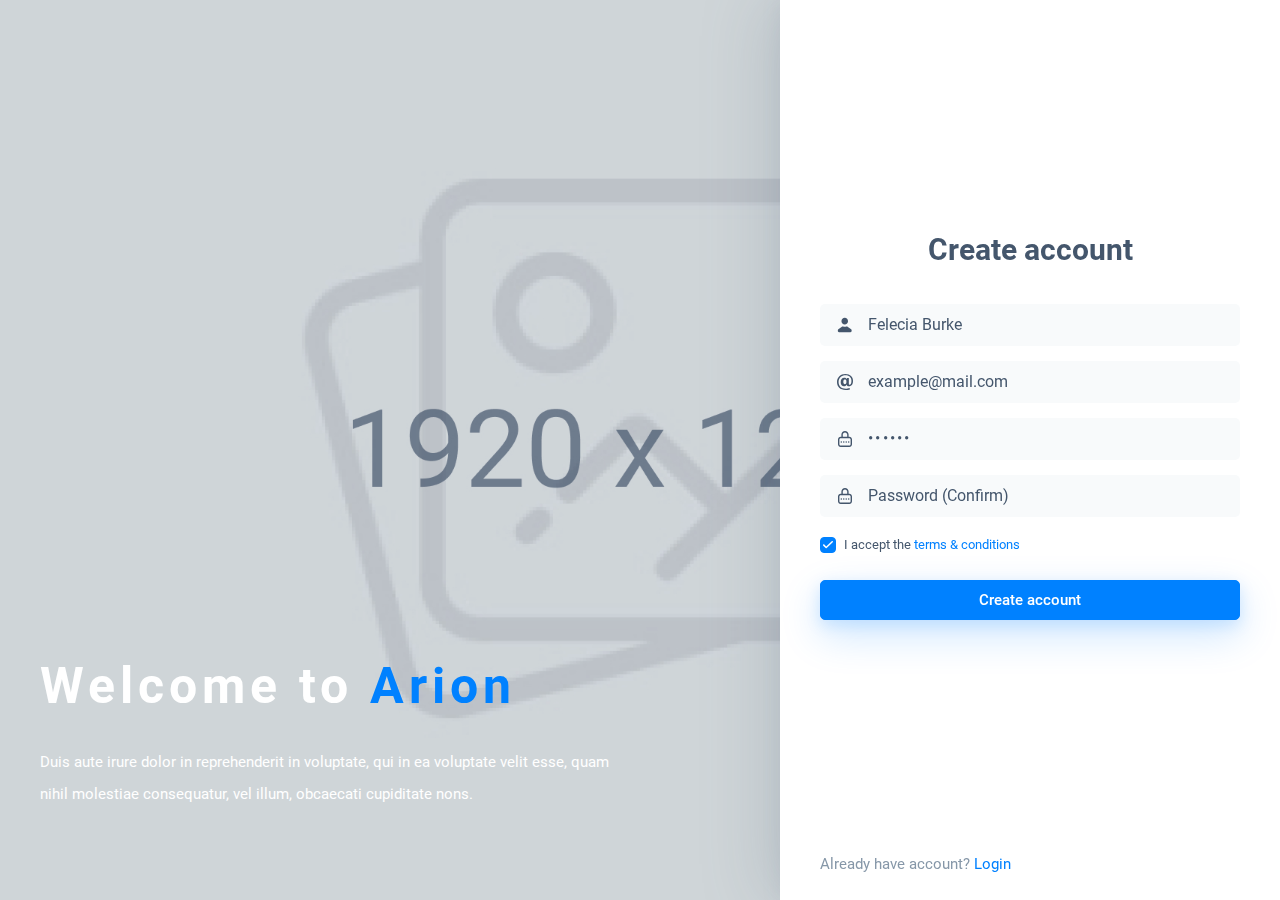
<file: templatebk/HTML/auth-create-v3.html>
<!DOCTYPE html>
<html class="no-js" lang="en" data-theme="light">

<head>
    <meta charset="utf-8" />
    <meta http-equiv="X-UA-Compatible" content="IE=edge" />
    <meta name="MobileOptimized" content="320" />
    <meta name="HandheldFriendly" content="True" />
    <meta name="viewport" content="width=device-width, initial-scale=1.0" />
    <title>Arion Admin Dashboard</title>
    <meta name="description" content="Arion — This is the best dashboard" />
    <meta name="msapplication-tap-highlight" content="no" />
    <meta name="mobile-web-app-capable" content="yes" />
    <meta name="application-name" content="Arion — This is the best dashboard" />
    <meta name="apple-mobile-web-app-title" content="Arion Admin Dashboard" />
    <meta name="apple-mobile-web-app-capable" content="yes" />
    <meta name="apple-mobile-web-app-status-bar-style" content="black" />
    <link rel="stylesheet" href="css/bootstrap.min.css" />
    <link rel="stylesheet" href="css/apexcharts.css" />
    <link rel="stylesheet" href="css/tippy/tippy.css" />
    <link rel="stylesheet" href="css/flatpickr.min.css" />
    <link rel="stylesheet" href="css/select2.min.css" />
    <link rel="stylesheet" href="css/quill/quill.snow.css" />
    <link rel="stylesheet" href="css/quill/quill.core.css" />
    <link rel="stylesheet" href="css/filepond.min.css" />
    <link rel="stylesheet" href="css/filepond-plugin-image-preview.min.css" />
    <link rel="stylesheet" href="css/swiper-bundle.min.css" />
    <link rel="stylesheet" href="css/style.css" />
    <link rel="apple-touch-icon" sizes="57x57" href="img/content/favicons/apple-icon-57x57.png" />
    <link rel="apple-touch-icon" sizes="60x60" href="img/content/favicons/apple-icon-60x60.png" />
    <link rel="apple-touch-icon" sizes="72x72" href="img/content/favicons/apple-icon-72x72.png" />
    <link rel="apple-touch-icon" sizes="76x76" href="img/content/favicons/apple-icon-76x76.png" />
    <link rel="apple-touch-icon" sizes="114x114" href="img/content/favicons/apple-icon-114x114.png" />
    <link rel="apple-touch-icon" sizes="120x120" href="img/content/favicons/apple-icon-120x120.png" />
    <link rel="apple-touch-icon" sizes="144x144" href="img/content/favicons/apple-icon-144x144.png" />
    <link rel="apple-touch-icon" sizes="152x152" href="img/content/favicons/apple-icon-152x152.png" />
    <link rel="apple-touch-icon" sizes="180x180" href="img/content/favicons/apple-icon-180x180.png" />
    <link rel="icon" type="image/png" sizes="192x192" href="img/content/favicons/android-icon-192x192.png" />
    <link rel="icon" type="image/png" sizes="32x32" href="img/content/favicons/favicon-32x32.png" />
    <link rel="icon" type="image/png" sizes="96x96" href="img/content/favicons/favicon-96x96.png" />
    <link rel="icon" type="image/png" sizes="16x16" href="img/content/favicons/favicon-16x16.png" />
    <!-- <link rel="manifest" href="img/content/favicons/manifest.json" />-->
    <meta name="msapplication-TileColor" content="#ffffff" />
    <meta name="msapplication-TileImage" content="/ms-icon-144x144.png" />
    <meta name="theme-color" content="#ffffff" />
</head>

<body>
    <svg xmlns="http://www.w3.org/2000/svg" style="border: 0 !important; clip: rect(0 0 0 0) !important; height: 1px !important; margin: -1px !important; overflow: hidden !important; padding: 0 !important; position: absolute !important; width: 1px !important;"
    class="root-svg-symbols-element">
        <symbol id="icon-action" viewBox="0 0 22 22">
            <path d="M14.2 6.6H6.2V5L3 7.8L6.2 10.6V9H14.2V6.6ZM19 13.4L15.8 10.6V12.2H7.8V14.6H15.8V16.2L19 13.4Z" />
        </symbol>
        <symbol id="icon-archive" viewBox="0 0 14 13">
            <path d="M13,5v6a2,2,0,0,1-2,2H3a2,2,0,0,1-2-2V5A1,1,0,0,1,0,4V1A1,1,0,0,1,1,0H13a1,1,0,0,1,1,1V4A1,1,0,0,1,13,5ZM2,11a1,1,0,0,0,1,1h8a1,1,0,0,0,1-1V5H2ZM13,1H1V4H13ZM8.5,8h-3a.5.5,0,0,1,0-1h3a.5.5,0,0,1,0,1Z" />
        </symbol>
        <symbol id="icon-arrow-down" viewBox="0 0 22 22">
            <path d="M7 8H15L11 13L7 8Z" />
        </symbol>
        <symbol id="icon-attachment" viewBox="0 0 22 22">
            <path d="M7.91455 19C6.86045 19 5.87319 18.5469 5.16067 17.8245C3.77883 16.4236 3.39404 13.9787 5.33105 12.0154C6.46505 10.8659 11.01 6.25768 13.278 3.95803C14.0835 3.14169 15.1082 2.82576 16.089 3.09271C17.0534 3.35394 17.8426 4.15477 18.101 5.13194C18.3635 6.12788 18.0529 7.16708 17.2483 7.98343L9.64776 15.6897C9.21405 16.1297 8.72327 16.3901 8.23087 16.4424C7.74254 16.4946 7.27703 16.3363 6.95094 16.0056C6.3607 15.4048 6.27592 14.2774 7.2591 13.2815L12.5973 7.86914C12.8166 7.64709 13.172 7.64709 13.3913 7.86914C13.6106 8.09119 13.6106 8.45201 13.3913 8.67406L8.05233 14.0872C7.5909 14.5542 7.54851 15.0007 7.74498 15.2007C7.8314 15.2873 7.96184 15.3273 8.11266 15.3101C8.34337 15.2864 8.60669 15.1338 8.85371 14.8848L16.4542 7.17933C16.976 6.65034 17.1757 6.02828 17.0167 5.42827C16.8602 4.83642 16.3825 4.35233 15.7996 4.19314C15.2077 4.03232 14.593 4.23559 14.0713 4.76458C11.8033 7.06504 7.2591 11.6725 6.12428 12.8219C4.64381 14.3232 4.99844 16.0514 5.9539 17.0204C6.91018 17.9894 8.61321 18.3502 10.0945 16.8473L18.0415 8.78998C18.2608 8.56793 18.6162 8.56793 18.8355 8.78998C19.0548 9.01202 19.0548 9.37285 18.8355 9.59571L10.8886 17.653C9.95184 18.6016 8.90263 19 7.91455 19Z"
            />
        </symbol>
        <symbol id="icon-back-time" viewBox="0 0 22 22">
            <path d="M12.0118 4C8.21165 4 5.12022 7.04073 5.02789 10.8259V11.0009H3L6.07262 14.325L9.05974 11.0009H6.77537V10.8259C6.86684 8.00622 9.17601 5.75085 12.0118 5.75085C14.9066 5.75085 17.2534 8.10183 17.2534 11.0009C17.2534 13.8999 14.9066 16.2509 12.0118 16.2509C10.8517 16.2509 9.77959 15.871 8.91098 15.2324L7.70895 16.5163C8.89559 17.4451 10.3892 18 12.0118 18C15.8718 18 19 14.8671 19 11.0009C19 7.13463 15.8718 4 12.0118 4ZM11.1569 6.73256V11.0009C11.1569 11.1118 11.18 11.2228 11.2227 11.327C11.2663 11.4311 11.3287 11.5259 11.4074 11.6044L14.1431 14.3361C14.3851 14.1799 14.6134 14.004 14.816 13.8L12.8667 11.8545V6.73256H11.1569Z"
            />
        </symbol>
        <symbol id="icon-bell" viewBox="0 0 22 22">
            <path fill-rule="evenodd" clip-rule="evenodd" d="M10.31 4.757C10.31 4.757 10.314 4.764 10.319 4.782C10.312 4.767 10.309 4.758 10.31 4.757ZM11.824 6.687L11 6.425L10.176 6.687C10.168 6.69 10.155 6.695 10.137 6.703C10.078 6.729 9.978 6.777 9.858 6.851C9.611 7.003 9.329 7.234 9.113 7.564C8.634 8.297 8.635 9.072 8.635 9.38V9.4C8.635 10.049 8.462 11.135 7.933 12.405C7.58 13.255 7.127 14.04 6.786 14.579C7.214 14.645 7.668 14.698 8.045 14.726C8.2 14.738 8.348 14.749 8.49 14.76C9.36 14.827 10.042 14.88 11 14.88C11.958 14.88 12.64 14.827 13.51 14.76C13.652 14.749 13.8 14.738 13.955 14.726C14.332 14.698 14.786 14.645 15.214 14.579C14.872 14.04 14.42 13.255 14.067 12.405C13.538 11.135 13.365 10.049 13.365 9.4V9.38C13.365 9.072 13.366 8.297 12.887 7.564C12.671 7.234 12.389 7.003 12.142 6.851C12.022 6.777 11.922 6.729 11.863 6.703C11.845 6.695 11.832 6.69 11.824 6.687ZM5.791 14.373L5.796 14.376C5.792 14.374 5.791 14.373 5.791 14.373ZM16.209 14.373C16.209 14.373 16.208 14.374 16.204 14.376L16.209 14.373ZM11.681 4.782C11.686 4.764 11.69 4.757 11.69 4.757C11.691 4.758 11.688 4.767 11.681 4.782ZM10.011 3.4C10.467 3 10.888 3 11 3C11.112 3 11.533 3 11.989 3.4C12.446 3.8 12.522 4.6 12.522 4.6C12.522 4.6 13.854 5.023 14.728 6.36C15.572 7.65 15.567 8.982 15.565 9.362V9.4C15.565 9.72 15.665 10.52 16.098 11.56C16.531 12.6 17.163 13.56 17.391 13.88C17.437 13.944 17.488 14.007 17.542 14.072C17.756 14.334 18 14.633 18 15.16C18 15.818 17.62 16.12 17.163 16.36C16.707 16.6 15.185 16.84 14.12 16.92C13.972 16.931 13.828 16.942 13.688 16.953H13.687C12.814 17.021 12.048 17.08 11 17.08C9.952 17.08 9.186 17.021 8.313 16.953H8.312C8.172 16.942 8.028 16.931 7.88 16.92C6.815 16.84 5.293 16.6 4.837 16.36C4.38 16.12 4 15.818 4 15.16C4 14.633 4.244 14.334 4.458 14.072C4.512 14.007 4.563 13.944 4.609 13.88C4.837 13.56 5.469 12.6 5.902 11.56C6.335 10.52 6.435 9.72 6.435 9.4V9.362C6.433 8.982 6.428 7.65 7.272 6.36C8.146 5.023 9.478 4.6 9.478 4.6C9.478 4.6 9.554 3.8 10.011 3.4ZM9.096 17.704C9.096 17.704 9.5 19 11 19C12.5 19 12.905 17.704 12.905 17.704H9.096Z"
            />
        </symbol>
        <symbol id="icon-bill" viewBox="0 0 42 42">
            <path fill-rule="evenodd" clip-rule="evenodd" d="M9.54541 6.36943V35.8611C9.54541 36.1224 9.83734 36.2742 10.0473 36.1222L12.8597 34.0858C13.079 33.9271 13.3735 33.9258 13.5941 34.0828L16.415 36.0907C16.747 36.327 17.1906 36.3243 17.5197 36.084L20.2487 34.0908C20.4697 33.9294 20.7677 33.9288 20.9894 34.0893L23.7566 36.0928C24.0822 36.3286 24.5188 36.333 24.8489 36.1038L27.7776 34.0709C27.9947 33.9202 28.2811 33.9208 28.4975 34.0723L31.4476 36.1372C31.6581 36.2845 31.9454 36.132 31.9454 35.8731V6.36943C31.9454 6.01479 31.6613 5.72729 31.3109 5.72729H10.18C9.82951 5.72729 9.54541 6.01479 9.54541 6.36943ZM12.9721 12.2771C12.9721 11.9225 13.2562 11.635 13.6066 11.635H22.0463C22.3968 11.635 22.6808 11.9225 22.6808 12.2771C22.6808 12.6318 22.3968 12.9193 22.0463 12.9193H13.6066C13.2562 12.9193 12.9721 12.6318 12.9721 12.2771ZM12.9721 14.942C12.9721 14.5873 13.2562 14.2998 13.6066 14.2998H20.1744C20.5248 14.2998 20.8089 14.5873 20.8089 14.942C20.8089 15.2966 20.5248 15.5841 20.1744 15.5841H13.6066C13.2562 15.5841 12.9721 15.2966 12.9721 14.942ZM12.9721 18.4737C12.9721 18.1191 13.2562 17.8316 13.6066 17.8316H22.0463C22.3968 17.8316 22.6808 18.1191 22.6808 18.4737C22.6808 18.8284 22.3968 19.1159 22.0463 19.1159H13.6066C13.2562 19.1159 12.9721 18.8284 12.9721 18.4737ZM12.9721 21.2028C12.9721 20.8481 13.2562 20.5607 13.6066 20.5607H20.1744C20.5248 20.5607 20.8089 20.8481 20.8089 21.2028C20.8089 21.5575 20.5248 21.8449 20.1744 21.8449H13.6066C13.2562 21.8449 12.9721 21.5575 12.9721 21.2028ZM12.9721 24.7345C12.9721 24.3799 13.2562 24.0925 13.6066 24.0925H22.0463C22.3968 24.0925 22.6808 24.3799 22.6808 24.7345C22.6808 25.0891 22.3968 25.3767 22.0463 25.3767H13.6066C13.2562 25.3767 12.9721 25.0891 12.9721 24.7345ZM12.9721 27.4636C12.9721 27.109 13.2562 26.8215 13.6066 26.8215H20.1744C20.5248 26.8215 20.8089 27.109 20.8089 27.4636C20.8089 27.8183 20.5248 28.1057 20.1744 28.1057H13.6066C13.2562 28.1057 12.9721 27.8183 12.9721 27.4636ZM24.8542 12.2771C24.8542 11.9225 25.1384 11.635 25.4888 11.635H28.1381C28.4886 11.635 28.7726 11.9225 28.7726 12.2771C28.7726 12.6318 28.4886 12.9193 28.1381 12.9193H25.4888C25.1384 12.9193 24.8542 12.6318 24.8542 12.2771ZM25.4888 14.2998C25.1384 14.2998 24.8542 14.5873 24.8542 14.942C24.8542 15.2966 25.1384 15.5841 25.4888 15.5841H28.1381C28.4886 15.5841 28.7726 15.2966 28.7726 14.942C28.7726 14.5873 28.4886 14.2998 28.1381 14.2998H25.4888ZM24.8542 18.4737C24.8542 18.1191 25.1384 17.8316 25.4888 17.8316H28.1381C28.4886 17.8316 28.7726 18.1191 28.7726 18.4737C28.7726 18.8284 28.4886 19.1159 28.1381 19.1159H25.4888C25.1384 19.1159 24.8542 18.8284 24.8542 18.4737ZM25.4888 20.5607C25.1384 20.5607 24.8542 20.8481 24.8542 21.2027C24.8542 21.5575 25.1384 21.8449 25.4888 21.8449H28.1381C28.4886 21.8449 28.7726 21.5575 28.7726 21.2027C28.7726 20.8481 28.4886 20.5607 28.1381 20.5607H25.4888ZM24.8542 24.7346C24.8542 24.3799 25.1384 24.0925 25.4888 24.0925H28.1381C28.4886 24.0925 28.7726 24.3799 28.7726 24.7346C28.7726 25.0892 28.4886 25.3767 28.1381 25.3767H25.4888C25.1384 25.3767 24.8542 25.0892 24.8542 24.7346ZM25.4888 26.8215C25.1384 26.8215 24.8542 27.1091 24.8542 27.4637C24.8542 27.8183 25.1384 28.1057 25.4888 28.1057H28.1381C28.4886 28.1057 28.7726 27.8183 28.7726 27.4637C28.7726 27.1091 28.4886 26.8215 28.1381 26.8215H25.4888Z"
            />
        </symbol>
        <symbol id="icon-calendar" viewBox="0 0 22 22">
            <path d="M17.2222 4.77778H16.3333V6.55556H13.6667V4.77778H8.33333V6.55556H5.66667V4.77778H4.77778C3.79911 4.77778 3 5.57778 3 6.55556V17.2222C3 18.2 3.79911 19 4.77778 19H17.2222C18.2 19 19 18.2 19 17.2222V6.55556C19 5.57778 18.2 4.77778 17.2222 4.77778ZM17.2222 17.2222H4.77778V10.1111H17.2222V17.2222ZM7.88889 3H6.11111V6.11111H7.88889V3ZM15.8889 3H14.1111V6.11111H15.8889V3Z"
            />
        </symbol>
        <symbol id="icon-camera" viewBox="0 0 50 50">
            <path d="M25.0002 22.4431C21.9875 22.4431 19.5456 24.9249 19.5456 27.9828C19.5456 31.0408 21.9875 33.5226 25.0002 33.5226C28.0111 33.5226 30.4547 31.0408 30.4547 27.9828C30.4547 24.9249 28.0111 22.4431 25.0002 22.4431ZM39.5456 16.9033H35.182C34.582 16.9033 33.9347 16.4306 33.7475 15.8507L32.6184 12.4142C32.4275 11.8363 31.7838 11.3635 31.182 11.3635H18.8184C18.2184 11.3635 17.5711 11.8363 17.3838 12.4124L16.2529 15.8507C16.0638 16.4306 15.4184 16.9033 14.8184 16.9033H10.4547C8.45472 16.9033 6.81836 18.5652 6.81836 20.5965V37.2158C6.81836 39.247 8.45472 40.909 10.4547 40.909H39.5456C41.5456 40.909 43.182 39.247 43.182 37.2158V20.5965C43.182 18.5652 41.5456 16.9033 39.5456 16.9033ZM25.0002 37.2158C19.9784 37.2158 15.9093 33.0831 15.9093 27.9828C15.9093 22.8826 19.9784 18.7499 25.0002 18.7499C30.0202 18.7499 34.0911 22.8826 34.0911 27.9828C34.0911 33.0831 30.0202 37.2158 25.0002 37.2158ZM38.6365 22.8124C37.9329 22.8124 37.3638 22.2326 37.3638 21.5179C37.3638 20.807 37.9329 20.2253 38.6365 20.2253C39.3402 20.2253 39.9093 20.8051 39.9093 21.5179C39.9093 22.2326 39.3402 22.8124 38.6365 22.8124Z"
            />
        </symbol>
        <symbol id="icon-cart" viewBox="0 0 22 22">
            <path d="M18.4658 8.33345H14.0151L12.4044 9.94411C12.0018 10.3468 11.4658 10.5681 10.8969 10.5681C10.3262 10.5681 9.79111 10.3459 9.38756 9.94322C8.98578 9.54144 8.76356 9.00633 8.76267 8.43656C8.76267 8.40189 8.77156 8.36811 8.77244 8.33345H3.53333C3.23822 8.33345 3 8.57167 3 8.86678V11.0001H19V8.86678C19 8.57167 18.76 8.33345 18.4658 8.33345ZM11.6827 9.22145L16.176 4.72811C16.3849 4.52011 16.3867 4.18322 16.1778 3.97344L15.36 3.15567C15.152 2.94767 14.8142 2.94856 14.6044 3.15567L10.1111 7.64989C9.67733 8.08367 9.67733 8.78767 10.1111 9.22145C10.5449 9.65433 11.248 9.65522 11.6827 9.22145ZM5.50933 17.4632C5.59556 17.8197 5.96711 18.1112 6.33333 18.1112H15.6667C16.0329 18.1112 16.4044 17.8197 16.4907 17.4632L17.8444 11.889H4.15556L5.50933 17.4632Z"
            />
        </symbol>
        <symbol id="icon-chat-messages" viewBox="0 0 22 22">
            <path d="M7.64 12.96V8H4.6C3.72 8 3 8.72 3 9.6V14.4C3 15.28 3.72 16 4.6 16H5.4V18.4L7.8 16H11.8C12.68 16 13.4 15.28 13.4 14.4V12.944C13.3488 12.9552 13.2944 12.9608 13.24 12.9608H7.64V12.96ZM17.4 4H10.2C9.32 4 8.6 4.72 8.6 5.6V12H14.2L16.6 14.4V12H17.4C18.28 12 19 11.2808 19 10.4V5.6C19 4.72 18.28 4 17.4 4Z"
            />
        </symbol>
        <symbol id="icon-chat" viewBox="0 0 22 22">
            <path d="M7.64 12.96V8H4.6C3.72 8 3 8.72 3 9.6V14.4C3 15.28 3.72 16 4.6 16H5.4V18.4L7.8 16H11.8C12.68 16 13.4 15.28 13.4 14.4V12.944C13.3488 12.9552 13.2944 12.9608 13.24 12.9608H7.64V12.96ZM17.4 4H10.2C9.32 4 8.6 4.72 8.6 5.6V12H14.2L16.6 14.4V12H17.4C18.28 12 19 11.2808 19 10.4V5.6C19 4.72 18.28 4 17.4 4Z"
            />
        </symbol>
        <symbol id="icon-checked" viewBox="0 0 14 12">
            <path d="M11.7917 1.2358C12.0798 1.53914 12.0675 2.01865 11.7642 2.30682L5.7036 8.06439C5.40574 8.34735 4.93663 8.34134 4.64613 8.05084L2.22189 5.6266C1.92604 5.33074 1.92604 4.85107 2.22189 4.55522C2.51774 4.25937 2.99741 4.25937 3.29326 4.55522L5.19538 6.45734L10.7206 1.20834C11.024 0.920164 11.5035 0.93246 11.7917 1.2358Z"
            />
        </symbol>
        <symbol id="icon-chevron" viewBox="0 0 24 14">
            <path d="M1.41387 9.81571C2.21327 8.99672 10.6129 0.994835 10.6129 0.994835C11.042 0.557905 11.6004 0.338461 12.1588 0.338461C12.7172 0.338461 13.2756 0.557905 13.7008 0.994835C13.7008 0.994835 22.1043 8.99672 22.8998 9.81571C23.6992 10.6347 23.7541 12.1081 22.8998 12.98C22.0495 13.8539 20.8602 13.9225 19.8158 12.98L12.1588 5.63843L4.50176 12.98C3.45744 13.9225 2.26617 13.8539 1.41387 12.98C0.559601 12.1081 0.612502 10.6347 1.41387 9.81571Z"
            />
        </symbol>
        <symbol id="icon-clipboard" viewBox="0 0 22 22">
            <path fill-rule="evenodd" clip-rule="evenodd" d="M14.365 7L15.3507 4.6C15.9825 4.6 16.5008 5.1032 16.5 5.72V17.88C16.5 18.4952 15.9825 19 15.3499 19H6.14926C5.51672 19 5 18.496 5 17.88V5.72C5 5.1032 5.51672 4.6 6.15008 4.6L7.13587 7H14.365ZM14.4471 4.6L13.7078 6.2H7.79224L7.05372 4.6H8.84456L9.43603 3H12.0648L12.6554 4.6H14.4471ZM7.46458 9.39999H14.0365V10.2H7.46458V9.39999ZM7.46458 15.8H14.0365V16.6H7.46458V15.8ZM14.0365 12.6H7.46458V13.4H14.0365V12.6Z"
            />
        </symbol>
        <symbol id="icon-clock" viewBox="0 0 22 22">
            <path d="M11.0004 3C6.58148 3 3 6.58148 3 10.9996C3 15.4185 6.58148 19 11.0004 19C15.4177 19 19 15.4185 19 10.9996C19 6.58148 15.4177 3 11.0004 3ZM10.9996 17.3326C7.50226 17.3326 4.66658 14.4977 4.66658 10.9996C4.66658 7.50227 7.50143 4.66658 10.9996 4.66658C14.4969 4.66658 17.3334 7.50143 17.3334 10.9996C17.3334 14.4969 14.4969 17.3326 10.9996 17.3326ZM12 6H10.3334V11.2039L7.37857 12.9105L8.21186 14.3537L11.6409 12.373C11.8392 12.2588 12 11.9789 12 11.7497C12 8.90718 12 9.70745 12 6Z"
            />
        </symbol>
        <symbol id="icon-comments" viewBox="0 0 22 22">
            <path d="M3 5.60714V14.4464C3 15.3175 3.7328 16.0536 4.6 16.0536H6.73333V18.7321C6.73333 18.8428 6.80107 18.9421 6.90373 18.9821C6.9352 18.9944 6.96773 19 7 19C7.0736 19 7.1456 18.9695 7.19733 18.9124L9.78453 16.0536H17.4C18.2672 16.0536 19 15.3175 19 14.4464V5.60714C19 4.73607 18.2672 4 17.4 4H4.6C3.7328 4 3 4.73607 3 5.60714ZM13.6667 9.89286C13.6667 9.30196 14.1451 8.82143 14.7333 8.82143C15.3216 8.82143 15.8 9.30196 15.8 9.89286C15.8 10.4837 15.3216 10.9643 14.7333 10.9643C14.1451 10.9643 13.6667 10.4837 13.6667 9.89286ZM9.93333 9.89286C9.93333 9.30196 10.4117 8.82143 11 8.82143C11.5883 8.82143 12.0667 9.30196 12.0667 9.89286C12.0667 10.4837 11.5883 10.9643 11 10.9643C10.4117 10.9643 9.93333 10.4837 9.93333 9.89286ZM6.2 9.89286C6.2 9.30196 6.6784 8.82143 7.26667 8.82143C7.85493 8.82143 8.33333 9.30196 8.33333 9.89286C8.33333 10.4837 7.85493 10.9643 7.26667 10.9643C6.6784 10.9643 6.2 10.4837 6.2 9.89286Z"
            />
        </symbol>
        <symbol id="icon-contacts" viewBox="0 0 22 22">
            <path d="M18.2 6H3.8C3.3576 6 3 6.3576 3 6.8V16.4C3 16.8416 3.3576 17.2 3.8 17.2H18.2C18.6424 17.2 19 16.8416 19 16.4V6.8C19 6.3584 18.6424 6 18.2 6ZM13.4 9.2H16.6V10H13.4V9.2ZM11.8 15.4424C11.6968 15.3608 11.5656 15.2816 11.3768 15.2C10.4328 14.7936 9.008 14.192 9.008 13.4592C9.008 13.0184 9.2952 13.1624 9.4224 12.356C9.4752 12.0216 9.7304 12.3504 9.7784 11.5872C9.7784 11.2832 9.6392 11.2072 9.6392 11.2072C9.6392 11.2072 9.7096 10.7576 9.7376 10.4104C9.7664 10.048 9.5608 8.9704 8.716 8.7328C8.5672 8.5824 8.4672 8.644 8.9224 8.4032C7.9272 8.356 7.6952 8.8768 7.1656 9.26C6.7144 9.596 6.592 10.128 6.6144 10.4112C6.644 10.7576 6.7144 11.208 6.7144 11.208C6.7144 11.208 6.5744 11.2832 6.5744 11.5872C6.6232 12.3504 6.8784 12.0216 6.9304 12.356C7.0568 13.1624 7.3456 13.0184 7.3456 13.4592C7.3456 14.192 5.9208 14.7936 4.9768 15.2C4.8144 15.2704 4.6976 15.3384 4.6 15.408V7.6H11.8V15.4424ZM17.4 12.4H13.4V11.6H17.4V12.4Z"
            />
        </symbol>
        <symbol id="icon-credit-card" viewBox="0 0 22 22">
            <path d="M17.4 6H4.6C3.7192 6 3 6.70714 3 7.57143V15.4286C3 16.2929 3.7192 17 4.6 17H17.4C18.28 17 19 16.2929 19 15.4286V7.57143C19 6.70714 18.28 6 17.4 6ZM17.4 15.4286H4.6V10.7143H17.4V15.4286ZM17.4 8.35714H4.6V7.57143H17.4V8.35714ZM6.2 12.3643V12.8357H6.68V12.3643H6.2ZM9.08 13.3064V13.7786H10.04V13.3064H10.52V12.8349H11V12.3635H10.04V12.8349H9.5592V13.3064H9.08ZM11 13.7786V13.3064H10.5192V13.7786H11ZM8.6 13.7786V13.3064H7.64V13.7786H8.6ZM9.08 12.8349H9.56V12.3635H8.6V13.3056H9.08V12.8349ZM7.1592 13.3064H7.64V12.8349H8.12V12.3635H7.16V12.8349H6.68V13.3064H6.2V13.7786H7.1592V13.3064Z"
            />
        </symbol>
        <symbol id="icon-cross" viewBox="0 0 14 14">
            <path d="M4.91 3.992C5.14252 4.21583 7.41432 6.56773 7.41432 6.56773C7.53837 6.68788 7.60068 6.84423 7.60068 7.00058C7.60068 7.15694 7.53837 7.31329 7.41432 7.43234C7.41432 7.43234 5.14252 9.78533 4.91 10.0081C4.67747 10.2319 4.25916 10.2473 4.01162 10.0081C3.76352 9.76997 3.74405 9.43696 4.01162 9.14455L6.09596 7.00058L4.01162 4.85661C3.74405 4.5642 3.76352 4.23065 4.01162 3.992C4.25916 3.75281 4.67747 3.76762 4.91 3.992Z"
            />
            <path d="M9.08999 3.992C8.85747 4.21583 6.58566 6.56773 6.58566 6.56773C6.46162 6.68788 6.39931 6.84423 6.39931 7.00058C6.39931 7.15694 6.46162 7.31329 6.58566 7.43234C6.58566 7.43234 8.85747 9.78533 9.08999 10.0081C9.32251 10.2319 9.74083 10.2473 9.98837 10.0081C10.2365 9.76997 10.2559 9.43696 9.98837 9.14455L7.90402 7.00058L9.98837 4.85661C10.2559 4.5642 10.2365 4.23065 9.98837 3.992C9.74083 3.75281 9.32251 3.76762 9.08999 3.992Z"
            />
        </symbol>
        <symbol id="icon-dashboard" viewBox="0 0 22 22">
            <path d="M17.4 5H4.6C3.72 5 3 5.675 3 6.5V15.5C3 16.325 3.72 17 4.6 17H17.4C18.28 17 19 16.325 19 15.5V6.5C19 5.675 18.28 5 17.4 5ZM6.6 6.3125C6.9312 6.3125 7.2 6.5645 7.2 6.875C7.2 7.1855 6.9312 7.4375 6.6 7.4375C6.2688 7.4375 6 7.1855 6 6.875C6 6.5645 6.2688 6.3125 6.6 6.3125ZM4.4 6.875C4.4 6.5645 4.6688 6.3125 5 6.3125C5.3312 6.3125 5.6 6.5645 5.6 6.875C5.6 7.1855 5.3312 7.4375 5 7.4375C4.6688 7.4375 4.4 7.1855 4.4 6.875ZM17.4 15.5H4.6V8.75H17.4V15.5ZM17.4 7.25H7.8V6.5H17.4152L17.4 7.25Z"
            />
        </symbol>
        <symbol id="icon-detail" viewBox="0 0 22 22">
            <path d="M11.0004 3C6.58148 3 3 6.58148 3 10.9996C3 15.4185 6.58148 19 11.0004 19C15.4177 19 19 15.4185 19 10.9996C19 6.58148 15.4177 3 11.0004 3ZM11.747 5.88818C12.527 5.88818 12.7562 6.34066 12.7562 6.85813C12.7562 7.50393 12.2395 8.1014 11.3571 8.1014C10.6188 8.1014 10.2671 7.73059 10.2888 7.11645C10.2888 6.59898 10.7213 5.88818 11.747 5.88818ZM9.74882 15.791C9.21551 15.791 8.82636 15.4669 9.19884 14.0461L9.80965 11.5254C9.91547 11.1221 9.93297 10.9604 9.80965 10.9604C9.65049 10.9604 8.95802 11.2387 8.54971 11.5137L8.28389 11.0779C9.57966 9.99547 11.0696 9.3605 11.707 9.3605C12.2404 9.3605 12.3287 9.99047 12.0629 10.9604L11.3629 13.6103C11.2387 14.0786 11.2921 14.2402 11.4162 14.2402C11.5762 14.2402 12.0995 14.0469 12.6145 13.6411L12.9162 14.0461C11.6554 15.306 10.2813 15.791 9.74882 15.791Z"
            />
        </symbol>
        <symbol id="icon-details" viewBox="0 0 22 22">
            <path fill-rule="evenodd" clip-rule="evenodd" d="M7.44444 10.1111C7.44444 9.74292 7.74292 9.44444 8.11111 9.44444H14.3333C14.7015 9.44444 15 9.74292 15 10.1111C15 10.4793 14.7015 10.7778 14.3333 10.7778H8.11111C7.74292 10.7778 7.44444 10.4793 7.44444 10.1111ZM7.44444 12.7778C7.44444 12.4096 7.74292 12.1111 8.11111 12.1111H14.3333C14.7015 12.1111 15 12.4096 15 12.7778C15 13.146 14.7015 13.4444 14.3333 13.4444H8.11111C7.74292 13.4444 7.44444 13.146 7.44444 12.7778ZM7.44444 15.4444C7.44444 15.0763 7.74292 14.7778 8.11111 14.7778H11.2222C11.5904 14.7778 11.8889 15.0763 11.8889 15.4444C11.8889 15.8126 11.5904 16.1111 11.2222 16.1111H8.11111C7.74292 16.1111 7.44444 15.8126 7.44444 15.4444ZM11.4444 4.33333H6.33333V17.6667H16.1111V9C16.1111 9 12.9757 9 12.4578 9C11.9399 9 11.4444 8.47204 11.4444 8.00978C11.4444 7.54752 11.4444 4.33333 11.4444 4.33333ZM17.4444 8.33333V18.1111C17.4444 18.602 17.0465 19 16.5556 19H5.88889C5.39797 19 5 18.602 5 18.1111V3.88889C5 3.39797 5.39797 3 5.88889 3H12.1111L17.4444 8.33333Z"
            />
        </symbol>
        <symbol id="icon-doc" viewBox="0 0 31 40">
            <path fill-rule="evenodd" clip-rule="evenodd" d="M2.49998 0H19.7412L30.9999 11.215V37.5C30.9999 38.8812 29.88 40 28.4999 40H2.49998C1.11994 40 0 38.8812 0 37.5V2.49998C0 1.11877 1.12007 0 2.49998 0Z" fill="#26A6D1" />
            <path fill-rule="evenodd" clip-rule="evenodd" d="M30.9638 11.25H22.25C20.8699 11.25 19.75 10.1301 19.75 8.75004V0.0250244L30.9638 11.25Z" fill="#1E7EA0" />
            <path d="M5.7923 24C5.55897 24 5.37897 23.9367 5.2523 23.81C5.12564 23.6833 5.0623 23.5033 5.0623 23.27V17.68C5.0623 17.4467 5.12564 17.2667 5.2523 17.14C5.37897 17.0133 5.55897 16.95 5.7923 16.95H7.8023C8.56897 16.95 9.22897 17.09 9.78231 17.37C10.3356 17.65 10.759 18.0533 11.0523 18.58C11.3456 19.1067 11.4923 19.7367 11.4923 20.47C11.4923 21.2033 11.3456 21.8367 11.0523 22.37C10.7656 22.8967 10.3456 23.3 9.79231 23.58C9.23897 23.86 8.57564 24 7.8023 24H5.7923ZM7.6923 22.74C9.1923 22.74 9.9423 21.9833 9.9423 20.47C9.9423 18.9633 9.1923 18.21 7.6923 18.21H6.6223V22.74H7.6923ZM15.9293 24.09C15.2293 24.09 14.6193 23.9433 14.0993 23.65C13.5859 23.35 13.1893 22.93 12.9093 22.39C12.6293 21.8433 12.4893 21.2033 12.4893 20.47C12.4893 19.7367 12.6293 19.1 12.9093 18.56C13.1893 18.0133 13.5859 17.5933 14.0993 17.3C14.6193 17.0067 15.2293 16.86 15.9293 16.86C16.6293 16.86 17.2359 17.0067 17.7493 17.3C18.2693 17.5933 18.6693 18.0133 18.9493 18.56C19.2293 19.1 19.3693 19.7367 19.3693 20.47C19.3693 21.2033 19.2293 21.8433 18.9493 22.39C18.6693 22.93 18.2693 23.35 17.7493 23.65C17.2359 23.9433 16.6293 24.09 15.9293 24.09ZM15.9293 22.88C16.5159 22.88 16.9759 22.6733 17.3093 22.26C17.6493 21.8467 17.8193 21.25 17.8193 20.47C17.8193 19.69 17.6526 19.0967 17.3193 18.69C16.9859 18.2767 16.5226 18.07 15.9293 18.07C15.3359 18.07 14.8726 18.2767 14.5393 18.69C14.2126 19.0967 14.0493 19.69 14.0493 20.47C14.0493 21.25 14.2159 21.8467 14.5493 22.26C14.8826 22.6733 15.3426 22.88 15.9293 22.88ZM23.8004 24.09C23.107 24.09 22.5004 23.9433 21.9804 23.65C21.4604 23.3567 21.0604 22.9367 20.7804 22.39C20.5004 21.8433 20.3604 21.2033 20.3604 20.47C20.3604 19.7367 20.5004 19.1 20.7804 18.56C21.0604 18.0133 21.4604 17.5933 21.9804 17.3C22.5004 17.0067 23.107 16.86 23.8004 16.86C24.6737 16.86 25.427 17.1 26.0604 17.58C26.1604 17.66 26.2304 17.74 26.2704 17.82C26.3104 17.9 26.3304 18 26.3304 18.12C26.3304 18.2933 26.2804 18.4433 26.1804 18.57C26.087 18.69 25.9704 18.75 25.8304 18.75C25.737 18.75 25.6537 18.74 25.5804 18.72C25.5137 18.6933 25.437 18.65 25.3504 18.59C25.0837 18.4167 24.837 18.2933 24.6104 18.22C24.3837 18.14 24.1404 18.1 23.8804 18.1C23.2404 18.1 22.757 18.3 22.4304 18.7C22.1104 19.0933 21.9504 19.6833 21.9504 20.47C21.9504 22.0567 22.5937 22.85 23.8804 22.85C24.127 22.85 24.3604 22.8133 24.5804 22.74C24.8004 22.66 25.057 22.5333 25.3504 22.36C25.4504 22.3 25.5337 22.26 25.6004 22.24C25.667 22.2133 25.7437 22.2 25.8304 22.2C25.9704 22.2 26.087 22.2633 26.1804 22.39C26.2804 22.51 26.3304 22.6567 26.3304 22.83C26.3304 22.95 26.307 23.0533 26.2604 23.14C26.2204 23.22 26.1537 23.2967 26.0604 23.37C25.427 23.85 24.6737 24.09 23.8004 24.09Z"
            fill="white" />
        </symbol>
        <symbol id="icon-dot" viewBox="0 0 9 21">
            <circle cx="1.5" cy="19.5" r="1.5" transform="rotate(-90 1.5 19.5)" />
            <circle cx="1.5" cy="13.5" r="1.5" transform="rotate(-90 1.5 13.5)" />
            <circle cx="1.5" cy="7.5" r="1.5" transform="rotate(-90 1.5 7.5)" />
            <circle cx="1.5" cy="1.5" r="1.5" transform="rotate(-90 1.5 1.5)" />
            <circle cx="7.5" cy="19.5" r="1.5" transform="rotate(-90 7.5 19.5)" />
            <circle cx="7.5" cy="13.5" r="1.5" transform="rotate(-90 7.5 13.5)" />
            <circle cx="7.5" cy="7.5" r="1.5" transform="rotate(-90 7.5 7.5)" />
            <circle cx="7.5" cy="1.5" r="1.5" transform="rotate(-90 7.5 1.5)" />
        </symbol>
        <symbol id="icon-dots" viewBox="0 0 25 25">
            <path d="M10.2273 12.499C10.2273 13.6996 11.2006 14.6739 12.4012 14.6739C13.6018 14.6739 14.5751 13.6996 14.5751 12.499C14.5751 11.2984 13.6018 10.3261 12.4012 10.3261C11.2006 10.3261 10.2273 11.2984 10.2273 12.499ZM10.2273 19.416C10.2273 20.6166 11.2006 21.5909 12.4012 21.5909C13.6018 21.5909 14.5751 20.6166 14.5751 19.416C14.5751 18.2154 13.6008 17.2431 12.4012 17.2431C11.2016 17.2431 10.2273 18.2154 10.2273 19.416ZM10.2273 5.58202C10.2273 6.78261 11.2006 7.75692 12.4012 7.75692C13.6018 7.75692 14.5751 6.78261 14.5751 5.58202C14.5751 4.38143 13.6018 3.40909 12.4012 3.40909C11.2006 3.40909 10.2273 4.38143 10.2273 5.58202Z"
            />
        </symbol>
        <symbol id="icon-download" viewBox="0 0 22 22">
            <path d="M17.1765 8.64706H13.4118V3H7.76471V8.64706H4L10.5882 15.2353L17.1765 8.64706ZM4 17.1176V19H17.1765V17.1176H4Z" />
        </symbol>
        <symbol id="icon-drafts" viewBox="0 0 22 22">
            <path d="M17.8736 4.12588C16.5627 2.81406 15.5782 3.01042 15.5782 3.01042L10.0763 8.51223L3.91818 14.6695L3 18.9986L7.32999 18.0804L13.4882 11.9249L18.99 6.42314C18.989 6.42314 19.1863 5.4386 17.8736 4.12588ZM7.07272 17.5604L5.59636 17.8786C5.45454 17.6122 5.28272 17.3458 4.96909 17.0313C4.65454 16.7168 4.38818 16.5468 4.12182 16.4031L4.44 14.9277L4.86727 14.5013C4.86727 14.5013 5.66999 14.5177 6.57726 15.4249C7.48363 16.3304 7.5009 17.1349 7.5009 17.1349L7.07272 17.5604Z"
            />
        </symbol>
        <symbol id="icon-duplicate" viewBox="0 0 14 14">
            <path d="M12,11H5A2,2,0,0,1,3,9V2A2,2,0,0,1,5,0h7a2,2,0,0,1,2,2V9A2,2,0,0,1,12,11Zm1-9a1,1,0,0,0-1-1H5A1,1,0,0,0,4,2V9a1,1,0,0,0,1,1h7a1,1,0,0,0,1-1ZM9,8H8V6H6V5H8V3H9V5h2V6H9ZM2,13H9a1,1,0,0,0,1-1h1a2,2,0,0,1-2,2H2a2,2,0,0,1-2-2V5A2,2,0,0,1,2,3V4A1,1,0,0,0,1,5v7A1,1,0,0,0,2,13Z"
            />
        </symbol>
        <symbol id="icon-email-2" viewBox="0 0 22 22">
            <path d="M14.8417 12.8131C14.8417 13.514 15.0408 13.7935 15.5617 13.7935C16.7225 13.7935 17.4617 12.3125 17.4617 9.84939C17.4617 6.08469 14.7217 4.28244 11.3008 4.28244C7.78167 4.28244 4.58083 6.64539 4.58083 11.111C4.58083 15.3763 7.38083 17.6992 11.6808 17.6992C13.1408 17.6992 14.1208 17.539 15.62 17.0384L15.9417 18.3792C14.4617 18.8607 12.88 19 11.6608 19C6.02083 19 3 15.8961 3 11.1101C3 6.2841 6.50083 3 11.3208 3C16.3408 3 19 6.00375 19 9.68836C19 12.8123 18.0208 15.1952 14.9408 15.1952C13.54 15.1952 12.6208 14.6345 12.5008 13.3922C12.1408 14.7739 11.1808 15.1952 9.88 15.1952C8.14 15.1952 6.68 13.8527 6.68 11.1502C6.68 8.42678 7.96083 6.74468 10.2608 6.74468C11.4808 6.74468 12.2408 7.22528 12.5792 7.98623L13.16 6.92491H14.84V12.8131H14.8417ZM12.3825 10.1698C12.3825 9.06925 11.5617 8.60784 10.8817 8.60784C10.1417 8.60784 9.3225 9.20776 9.3225 10.9708C9.3225 12.3725 9.9425 13.1535 10.8817 13.1535C11.5417 13.1535 12.3825 12.733 12.3825 11.5715V10.1698Z"
            />
        </symbol>
        <symbol id="icon-email" viewBox="0 0 22 22">
            <path d="M17.4 5H4.6C3.72 5 3.008 5.74483 3.008 6.65517L3 15.3448C3 16.2552 3.72 17 4.6 17H17.4C18.28 17 19 16.2552 19 15.3448V6.65517C19 5.74483 18.28 5 17.4 5ZM16.6 15.3448H5.4C4.96 15.3448 4.6 14.9724 4.6 14.5172V8.31034L10.152 11.9021C10.672 12.2414 11.328 12.2414 11.848 11.9021L17.4 8.31034V14.5172C17.4 14.9724 17.04 15.3448 16.6 15.3448ZM11 10.7931L4.6 6.65517H17.4L11 10.7931Z"
            />
        </symbol>
        <symbol id="icon-emoji" viewBox="0 0 22 22">
            <path d="M11 3C6.58167 3 3 6.58167 3 11C3 15.4183 6.58167 19 11 19C15.4175 19 19 15.4183 19 10.9992C19 6.58167 15.4175 3 11 3ZM11 17.3325C7.5025 17.3325 4.66667 14.4975 4.66667 10.9992C4.66667 7.50083 7.50167 4.66667 11 4.66667C14.4975 4.66667 17.3342 7.50167 17.3342 11C17.3342 14.4983 14.4975 17.3325 11 17.3325ZM8.9175 10.7917C9.6075 10.7917 10.1667 10.1392 10.1667 9.33333C10.1667 8.5275 9.60667 7.875 8.91667 7.875C8.22667 7.875 7.66667 8.5275 7.66667 9.33333C7.66667 10.1392 8.22667 10.7917 8.9175 10.7917ZM13.0833 10.7917C13.7742 10.7917 14.3333 10.1392 14.3333 9.33333C14.3333 8.5275 13.7733 7.875 13.0833 7.875C12.3933 7.875 11.8333 8.52833 11.8333 9.33333C11.8333 10.1383 12.3933 10.7917 13.0833 10.7917ZM14.6175 12.1133C14.315 11.9583 13.9383 12.0775 13.7775 12.38C13.7492 12.435 13.0533 13.7075 11.0008 13.7075C8.95833 13.7075 8.25833 12.4467 8.22333 12.3808C8.06667 12.0767 7.69667 11.9525 7.38667 12.1067C7.07833 12.2617 6.95333 12.6367 7.1075 12.9458C7.14917 13.0283 8.1475 14.9575 11.0008 14.9575C13.855 14.9575 14.8517 13.0275 14.8925 12.945C15.0458 12.6392 14.9225 12.27 14.6175 12.1133Z"
            />
        </symbol>
        <symbol id="icon-file-empty" viewBox="0 0 31 40">
            <path fill-rule="evenodd" clip-rule="evenodd" d="M2.49998 0H19.7412L30.9999 11.215V37.5C30.9999 38.8812 29.88 40 28.4999 40H2.49998C1.11994 40 0 38.8812 0 37.5V2.49998C0 1.11877 1.12007 0 2.49998 0Z" fill="#B3C0CE" />
            <path fill-rule="evenodd" clip-rule="evenodd" d="M30.9638 11.25H22.25C20.8699 11.25 19.75 10.1301 19.75 8.75004V0.0250244L30.9638 11.25Z" fill="#8697A8" />
            <path d="M14.8278 23.55C14.4612 23.55 14.1695 23.425 13.9528 23.175C13.7528 22.925 13.6528 22.5917 13.6528 22.175C13.6528 21.325 13.8028 20.6167 14.1028 20.05C14.4195 19.4833 14.8778 18.8583 15.4778 18.175C15.9278 17.6583 16.2528 17.2333 16.4528 16.9C16.6695 16.55 16.7778 16.1583 16.7778 15.725C16.7778 15.2583 16.6028 14.8917 16.2528 14.625C15.9195 14.3417 15.4612 14.2 14.8778 14.2C14.3445 14.2 13.8445 14.3083 13.3778 14.525C12.9278 14.7417 12.3195 15.075 11.5528 15.525C11.0695 15.7917 10.6695 15.925 10.3528 15.925C10.0028 15.925 9.70283 15.775 9.45283 15.475C9.2195 15.1583 9.10283 14.7833 9.10283 14.35C9.10283 14.05 9.15283 13.8 9.25283 13.6C9.3695 13.3833 9.5445 13.1833 9.77783 13C10.5112 12.4167 11.3528 11.9667 12.3028 11.65C13.2695 11.3167 14.2362 11.15 15.2028 11.15C16.2362 11.15 17.1612 11.3333 17.9778 11.7C18.8112 12.0667 19.4528 12.575 19.9028 13.225C20.3695 13.8583 20.6028 14.575 20.6028 15.375C20.6028 15.9917 20.4778 16.5583 20.2278 17.075C19.9945 17.575 19.7112 18.0167 19.3778 18.4C19.0445 18.7667 18.5945 19.225 18.0278 19.775C17.3945 20.3583 16.9195 20.85 16.6028 21.25C16.2862 21.6333 16.0862 22.0667 16.0028 22.55C15.9362 22.8667 15.7945 23.1167 15.5778 23.3C15.3778 23.4667 15.1278 23.55 14.8278 23.55ZM14.8778 29.15C14.2612 29.15 13.7528 28.95 13.3528 28.55C12.9528 28.1333 12.7528 27.6167 12.7528 27C12.7528 26.3833 12.9528 25.875 13.3528 25.475C13.7528 25.0583 14.2612 24.85 14.8778 24.85C15.4778 24.85 15.9778 25.0583 16.3778 25.475C16.7778 25.875 16.9778 26.3833 16.9778 27C16.9778 27.6167 16.7778 28.1333 16.3778 28.55C15.9778 28.95 15.4778 29.15 14.8778 29.15Z"
            fill="white" />
        </symbol>
        <symbol id="icon-flag" viewBox="0 0 22 22">
            <path d="M18.9343 6.18591C10.6329 18.2464 13.4747 5.9548 6.4569 11.8366L8.05247 18.1113H6.25779L3 5.30236L4.64445 4.71213C12.5103 -1.0399 8.40269 9.88549 18.5441 5.8268C18.8676 5.69613 19.1263 5.9068 18.9343 6.18591Z" />
        </symbol>
        <symbol id="icon-folder" viewBox="0 0 22 22">
            <path d="M17.7296 7.24105C17.6407 6.88876 17.2051 6.60132 16.7608 6.60132H11.305C10.8615 6.60132 10.2402 6.34671 9.92631 6.03525L9.44912 5.56447C9.13526 5.25301 8.51475 5 8.07118 5H5.46503C5.02067 5 4.61714 5.3579 4.5683 5.79586L4.3345 8.20264H17.8905L17.7296 7.24105ZM18.5358 9.0033H3.46418C3.19036 9.0033 2.97578 9.2387 3.0022 9.51172L3.74121 17.2533C3.77084 17.5688 4.03666 17.8106 4.35452 17.8106H17.6455C17.9633 17.8106 18.2284 17.5688 18.2588 17.2533L18.9978 9.51172C19.0242 9.2387 18.8096 9.0033 18.5358 9.0033Z"
            />
        </symbol>
        <symbol id="icon-grid" viewBox="0 0 22 22">
            <path fill-rule="evenodd" clip-rule="evenodd" d="M8.33333 3H4.33333C3.596 3 3 3.596 3 4.33333V8.33333C3 9.06933 3.596 9.66667 4.33333 9.66667H8.33333C9.07067 9.66667 9.66667 9.06933 9.66667 8.33333V4.33333C9.66667 3.59733 9.07067 3 8.33333 3ZM17.6667 3H13.6667C12.9293 3 12.3333 3.596 12.3333 4.33333V8.33333C12.3333 9.06933 12.9293 9.66667 13.6667 9.66667H17.6667C18.404 9.66667 19 9.06933 19 8.33333V4.33333C19 3.59733 18.404 3 17.6667 3ZM8.33333 12.3333H4.33333C3.596 12.3333 3 12.9293 3 13.6667V17.6667C3 18.4027 3.596 19 4.33333 19H8.33333C9.07067 19 9.66667 18.4027 9.66667 17.6667V13.6667C9.66667 12.9307 9.07067 12.3333 8.33333 12.3333ZM17.6667 12.3333H13.6667C12.9293 12.3333 12.3333 12.9293 12.3333 13.6667V17.6667C12.3333 18.4027 12.9293 19 13.6667 19H17.6667C18.404 19 19 18.4027 19 17.6667V13.6667C19 12.9307 18.404 12.3333 17.6667 12.3333Z"
            />
        </symbol>
        <symbol id="icon-help" viewBox="0 0 16 16">
            <path d="M7.99982 2.18188C4.78649 2.18188 2.18164 4.78673 2.18164 8.00007C2.18164 11.2134 4.78649 13.8182 7.99982 13.8182C11.2126 13.8182 13.818 11.2134 13.818 7.99946C13.818 4.78673 11.2126 2.18188 7.99982 2.18188ZM7.90831 11.3934H7.8774C7.40346 11.3795 7.06891 11.0298 7.08285 10.5625C7.09619 10.1031 7.43861 9.76916 7.89679 9.76916L7.92467 9.77037C8.41194 9.78431 8.74285 10.1304 8.72891 10.611C8.71497 11.0716 8.37861 11.3934 7.90831 11.3934ZM9.90285 7.43522C9.79134 7.59279 9.54649 7.79037 9.2374 8.03098L8.89679 8.26552C8.71013 8.41098 8.5974 8.54855 8.55558 8.68249C8.52164 8.78795 8.50588 8.81643 8.50285 9.03158V9.08613H7.20285L7.20649 8.97582C7.22285 8.52492 7.23376 8.25825 7.42103 8.03825C7.71497 7.69401 8.36346 7.27582 8.39073 7.25825C8.48407 7.18855 8.56225 7.10916 8.62043 7.0237C8.75679 6.83522 8.81679 6.68734 8.81679 6.5431C8.81679 6.34067 8.7574 6.1534 8.63922 5.98795C8.52528 5.82673 8.30891 5.74673 7.99619 5.74673C7.68588 5.74673 7.47316 5.84492 7.34649 6.04734C7.21558 6.25401 7.14952 6.47158 7.14952 6.69401V6.74976H5.80952L5.81194 6.69158C5.84649 5.87158 6.13982 5.28067 6.68164 4.93582C7.02285 4.71704 7.4477 4.60613 7.94285 4.60613C8.59013 4.60613 9.138 4.7637 9.56831 5.07401C10.0053 5.38855 10.2265 5.86007 10.2265 6.47461C10.2259 6.81825 10.1174 7.14128 9.90285 7.43522Z"
            />
        </symbol>
        <symbol id="icon-home" viewBox="0 0 18 18">
            <path d="M15.2511 9.74455H14.0459V14.0155C14.0459 14.3322 13.9061 14.7273 13.3251 14.7273H10.4417V10.4564H7.55838V14.7273H4.67504C4.09405 14.7273 3.95421 14.3322 3.95421 14.0155V9.74455H2.74897C2.31791 9.74455 2.41018 9.51393 2.70572 9.21212L8.4897 3.49481C8.63027 3.35102 8.8148 3.27984 9.00005 3.27272C9.18531 3.27984 9.36984 3.35031 9.51041 3.49481L15.2937 9.2114C15.5899 9.51393 15.6822 9.74455 15.2511 9.74455Z"
            />
        </symbol>
        <symbol id="icon-import" viewBox="0 0 22 22">
            <path d="M18.2727 12.8909H16.0909V9.07981C16.0911 9.07336 16.0919 9.06705 16.0919 9.06061C16.0919 8.88577 16.0295 8.72591 15.9267 8.60048C15.9257 8.59922 15.9247 8.59792 15.9236 8.59665C15.9102 8.58056 15.8961 8.56514 15.8814 8.55021C15.8792 8.54807 15.8771 8.54589 15.875 8.54376C15.8686 8.53741 15.8626 8.53057 15.856 8.52446L10.5447 3.21314C10.5449 3.21338 10.5445 3.21295 10.5447 3.21314C10.5298 3.19825 10.5135 3.18371 10.4976 3.17033C10.4926 3.16611 10.4874 3.16218 10.4823 3.15806C10.4706 3.1488 10.4588 3.13988 10.4466 3.13139C10.4406 3.12718 10.4345 3.12301 10.4284 3.11898C10.4156 3.11059 10.4025 3.10274 10.3892 3.09522C10.3839 3.09217 10.3787 3.08887 10.3732 3.08596C10.3556 3.07656 10.3376 3.06793 10.3194 3.06002C10.312 3.05682 10.3043 3.05401 10.2968 3.05105C10.2847 3.04625 10.2725 3.04175 10.2601 3.03762C10.2516 3.03481 10.2432 3.0321 10.2346 3.02958C10.2206 3.0255 10.2064 3.02192 10.1921 3.01867C10.1858 3.01726 10.1796 3.01547 10.1731 3.01416C10.1528 3.01008 10.1322 3.00708 10.1116 3.0048C10.1053 3.00407 10.0989 3.00368 10.0925 3.0031C10.0754 3.0016 10.0583 3.00078 10.0411 3.00048C10.0375 3.00048 10.034 3 10.0303 3H3.72727C3.32562 3 3 3.32562 3 3.72727V18.2727C3 18.6744 3.32562 19 3.72727 19H15.3636C15.7653 19 16.0909 18.6744 16.0909 18.2727V14.3455H18.2727C18.6744 14.3455 19 14.0198 19 13.6182C19 13.2165 18.6744 12.8909 18.2727 12.8909ZM14.6364 17.5455H4.45455V4.45455H9.30303V9.06061C9.30303 9.46225 9.62865 9.78788 10.0303 9.78788H14.6364V12.8909L11.7861 12.8908L12.3628 12.3142C12.6468 12.0302 12.6468 11.5697 12.3628 11.2857C12.0787 11.0017 11.6183 11.0017 11.3343 11.2857L9.51607 13.1038C9.51336 13.1065 9.51103 13.1095 9.50841 13.1123C9.49459 13.1265 9.48107 13.141 9.46851 13.1564C9.4639 13.1619 9.45998 13.168 9.45552 13.1737C9.44538 13.1868 9.4352 13.1998 9.42599 13.2136C9.42274 13.2184 9.42007 13.2236 9.41692 13.2285C9.40727 13.2436 9.39777 13.2589 9.38919 13.2748C9.3873 13.2783 9.38579 13.282 9.38395 13.2856C9.37493 13.3032 9.36625 13.3209 9.35864 13.3392C9.35767 13.3416 9.35695 13.3441 9.35598 13.3465C9.34812 13.366 9.3408 13.3857 9.33464 13.4061C9.33382 13.4087 9.33333 13.4114 9.33256 13.4141C9.32674 13.4341 9.32141 13.4543 9.31729 13.4749C9.31607 13.4809 9.31554 13.487 9.31452 13.4931C9.31151 13.5104 9.30846 13.5277 9.30672 13.5455C9.30429 13.5695 9.30303 13.5937 9.30303 13.618C9.30303 13.6424 9.30429 13.6666 9.30672 13.6907C9.30846 13.7084 9.31151 13.7257 9.31452 13.743C9.31554 13.749 9.31607 13.7552 9.31729 13.7612C9.32145 13.7821 9.32684 13.8025 9.33275 13.8226C9.33343 13.825 9.33387 13.8275 9.33464 13.8299C9.34085 13.8503 9.34817 13.8703 9.35607 13.8899C9.35699 13.8922 9.35767 13.8945 9.35864 13.8968C9.36635 13.9153 9.37508 13.9333 9.38424 13.951C9.38599 13.9544 9.38739 13.9579 9.38919 13.9613C9.39782 13.9774 9.40747 13.9929 9.41731 14.0082C9.42027 14.0129 9.42284 14.0178 9.42594 14.0224C9.43549 14.0368 9.44606 14.0503 9.45658 14.0639C9.46061 14.0691 9.46424 14.0746 9.46841 14.0797C9.48238 14.0967 9.49721 14.1129 9.51263 14.1285C9.51379 14.1297 9.51486 14.1311 9.51607 14.1323L11.3343 15.9505C11.4763 16.0926 11.6624 16.1636 11.8485 16.1636C12.0346 16.1636 12.2208 16.0926 12.3628 15.9506C12.6468 15.6666 12.6468 15.2061 12.3628 14.9221L11.7861 14.3454L14.6364 14.3454V17.5455Z"
            />
        </symbol>
        <symbol id="icon-inbox" viewBox="0 0 22 22">
            <path d="M18.4771 10.1484C18.1635 9.77867 16.6467 8.12978 15.9541 7.37689C15.7416 7.14667 15.4378 7 15.1194 7H6.87984C6.56144 7 6.25759 7.14667 6.04506 7.37689C5.35169 8.12978 3.83567 9.77778 3.52213 10.1484C3.13019 10.6116 2.93786 10.9502 3.01786 11.4364C3.09787 11.9227 3.39445 13.7956 3.46718 14.1689C3.53829 14.5413 4.01992 15 4.46924 15H17.53C17.9793 15 18.4609 14.5413 18.5328 14.1689C18.6047 13.7956 18.9021 11.9227 18.9821 11.4364C19.0621 10.9502 18.8698 10.6107 18.4771 10.1484ZM14.2434 10.5582C14.1617 10.5582 14.0874 10.6044 14.051 10.6764L13.3965 12.3333H8.60273L7.94897 10.6764C7.9126 10.6044 7.83826 10.5582 7.75664 10.5582H4.91693L6.55093 8.77778H15.4483L17.0831 10.5582H14.2434Z"
            />
        </symbol>
        <symbol id="icon-invoice" viewBox="0 0 22 22">
            <path fill-rule="evenodd" clip-rule="evenodd" d="M4.25 3C4.25 2.58579 4.58579 2.25 5 2.25H17C17.4142 2.25 17.75 2.58579 17.75 3V19C17.75 19.3019 17.569 19.5744 17.2907 19.6914C17.0123 19.8084 16.691 19.7471 16.4753 19.5359L14.8586 17.9529L13.4652 19.5016C13.323 19.6597 13.1203 19.75 12.9077 19.75C12.695 19.75 12.4924 19.6597 12.3501 19.5016L10.9911 17.991L9.63198 19.5016C9.48975 19.6597 9.28709 19.75 9.07443 19.75C8.86177 19.75 8.65911 19.6597 8.51687 19.5016L7.12567 17.9553L5.52692 19.5337C5.31167 19.7462 4.98984 19.8086 4.71077 19.692C4.43169 19.5753 4.25 19.3025 4.25 19V3ZM5.75 3.75V17.2056L6.63088 16.336C6.77672 16.192 6.97513 16.114 7.17998 16.12C7.38483 16.1261 7.57828 16.2157 7.71535 16.3681L9.07443 17.8787L10.4335 16.3681C10.5757 16.21 10.7784 16.1197 10.9911 16.1197C11.2037 16.1197 11.4064 16.21 11.5486 16.3681L12.9077 17.8787L14.2668 16.3681C14.4035 16.2161 14.5963 16.1266 14.8006 16.1201C15.0049 16.1136 15.203 16.1908 15.349 16.3338L16.25 17.216V3.75H5.75ZM7.10455 5.46254C7.10455 5.04833 7.44034 4.71254 7.85455 4.71254H12.0363C12.4505 4.71254 12.7863 5.04833 12.7863 5.46254C12.7863 5.87676 12.4505 6.21254 12.0363 6.21254H7.85455C7.44034 6.21254 7.10455 5.87676 7.10455 5.46254ZM13.3772 5.46254C13.3772 5.04833 13.713 4.71254 14.1272 4.71254H14.1599C14.5741 4.71254 14.9099 5.04833 14.9099 5.46254C14.9099 5.87676 14.5741 6.21254 14.1599 6.21254H14.1272C13.713 6.21254 13.3772 5.87676 13.3772 5.46254ZM7.10455 8.22425C7.10455 7.81004 7.44034 7.47425 7.85455 7.47425H10.4682C10.8824 7.47425 11.2182 7.81004 11.2182 8.22425C11.2182 8.63846 10.8824 8.97425 10.4682 8.97425H7.85455C7.44034 8.97425 7.10455 8.63846 7.10455 8.22425ZM7.10455 11.5383C7.10455 11.1241 7.44034 10.7883 7.85455 10.7883H12.0363C12.4505 10.7883 12.7863 11.1241 12.7863 11.5383C12.7863 11.9525 12.4505 12.2883 12.0363 12.2883H7.85455C7.44034 12.2883 7.10455 11.9525 7.10455 11.5383ZM13.3772 11.5383C13.3772 11.1241 13.713 10.7883 14.1272 10.7883H14.1599C14.5741 10.7883 14.9099 11.1241 14.9099 11.5383C14.9099 11.9525 14.5741 12.2883 14.1599 12.2883H14.1272C13.713 12.2883 13.3772 11.9525 13.3772 11.5383ZM7.10455 14.3C7.10455 13.8858 7.44034 13.55 7.85455 13.55H10.4682C10.8824 13.55 11.2182 13.8858 11.2182 14.3C11.2182 14.7142 10.8824 15.05 10.4682 15.05H7.85455C7.44034 15.05 7.10455 14.7142 7.10455 14.3Z"
            />
        </symbol>
        <symbol id="icon-keyboard-down" viewBox="0 0 11 6">
            <path d="M10.6579 1.76106C10.3062 2.12142 6.61033 5.64225 6.61033 5.64225C6.42153 5.8345 6.17583 5.93105 5.93013 5.93105C5.68443 5.93105 5.43873 5.8345 5.25166 5.64225C5.25166 5.64225 1.5541 2.12142 1.20408 1.76106C0.852345 1.4007 0.828207 0.752401 1.20408 0.368765C1.57824 -0.0157329 2.10153 -0.0459065 2.56103 0.368765L5.93013 3.59906L9.29923 0.368765C9.75873 -0.0459065 10.2829 -0.0157329 10.6579 0.368765C11.0338 0.752401 11.0105 1.4007 10.6579 1.76106Z"
            />
        </symbol>
        <symbol id="icon-keyboard-left" viewBox="0 0 6 10">
            <path d="M4.30791 9.72675C3.94755 9.37501 0.426722 5.67918 0.426722 5.67918C0.234473 5.49038 0.137917 5.24468 0.137917 4.99898C0.137917 4.75328 0.234473 4.50758 0.426722 4.3205C0.426722 4.3205 3.94755 0.622945 4.30791 0.272931C4.66827 -0.0788069 5.31657 -0.102945 5.7002 0.272931C6.0847 0.647084 6.11488 1.17038 5.7002 1.62988L2.46991 4.99898L5.7002 8.36808C6.11488 8.82758 6.0847 9.35174 5.7002 9.72675C5.31657 10.1026 4.66827 10.0794 4.30791 9.72675Z"
            />
        </symbol>
        <symbol id="icon-keyboard-right" viewBox="0 0 6 10">
            <path d="M1.69209 0.273249C2.05245 0.624986 5.57328 4.32082 5.57328 4.32082C5.76553 4.50962 5.86208 4.75532 5.86208 5.00102C5.86208 5.24672 5.76553 5.49242 5.57328 5.6795C5.57328 5.6795 2.05245 9.37706 1.69209 9.72707C1.33173 10.0788 0.683431 10.1029 0.299795 9.72707C-0.0847026 9.35292 -0.114876 8.82962 0.299795 8.37012L3.53009 5.00102L0.299795 1.63192C-0.114876 1.17242 -0.0847026 0.648263 0.299795 0.273249C0.683431 -0.102628 1.33173 -0.0793515 1.69209 0.273249Z"
            />
        </symbol>
        <symbol id="icon-language" viewBox="0 0 27 27">
            <path d="M13.501 3.68182C8.08563 3.68182 3.68176 8.0867 3.68176 13.5C3.68176 18.9133 8.08563 23.3182 13.501 23.3182C18.9143 23.3182 23.3191 18.9133 23.3191 13.5C23.3191 8.0867 18.9143 3.68182 13.501 3.68182ZM21.8751 13.5C21.8751 15.4156 21.2246 17.1818 20.1405 18.5932C19.8337 18.3539 19.5074 17.7065 19.8143 17.0356C20.1241 16.3606 20.2049 14.7978 20.1334 14.1893C20.0659 13.5818 19.7498 12.1183 18.8918 12.104C18.0347 12.0917 17.4466 11.8084 16.9373 10.7918C15.8809 8.67682 18.9204 8.2708 17.8639 7.1008C17.5684 6.77148 16.0404 8.45284 15.8164 6.21205C15.8021 6.05148 15.9545 5.81114 16.1601 5.56159C19.4778 6.67636 21.8751 9.81307 21.8751 13.5ZM12.3504 5.20875C12.1499 5.59943 11.6212 5.75795 11.3001 6.05148C10.6005 6.68455 10.2998 6.59659 9.92347 7.20409C9.54403 7.81159 8.32085 8.68602 8.32085 9.12579C8.32085 9.56557 8.93858 10.0831 9.24744 9.98284C9.55631 9.88057 10.3714 9.8867 10.8501 10.0544C11.3297 10.2242 14.853 10.394 13.7301 13.3722C13.3741 14.3192 11.8145 14.1597 11.3993 15.7275C11.3369 15.9576 11.1211 16.9405 11.1078 17.2616C11.0822 17.7586 11.4596 19.6323 10.9799 19.6323C10.4982 19.6323 9.20244 17.956 9.20244 17.6523C9.20244 17.3485 8.86699 16.2839 8.86699 15.3716C8.86699 14.4603 7.31449 14.4747 7.31449 13.2627C7.31449 12.1705 8.15619 11.6264 7.96699 11.1017C7.78188 10.5801 6.30301 10.5627 5.68631 10.4983C6.76324 7.70523 9.29654 5.63216 12.3504 5.20875ZM10.8664 21.4466C11.3696 21.1807 11.4207 20.837 11.8769 20.8197C12.3985 20.7961 12.8229 20.6161 13.411 20.4862C13.9326 20.3727 14.8663 19.843 15.6876 19.7755C16.381 19.7192 17.7484 19.8113 18.1165 20.4801C16.7921 21.3607 15.2038 21.8741 13.4999 21.8741C12.5805 21.8741 11.6948 21.7217 10.8664 21.4466Z"
            />
        </symbol>
        <symbol id="icon-like" viewBox="0 0 22 22">
            <path d="M17.6884 6.06867C16.1331 4.64378 13.6114 4.64378 12.0561 6.06867L11.0003 7.03655L9.94365 6.06867C8.38837 4.64378 5.86755 4.64378 4.31227 6.06867C2.56258 7.67282 2.56258 10.2672 4.31227 11.8704L11.0003 18L17.6884 11.8704C19.4372 10.2672 19.4372 7.67189 17.6884 6.06867Z"
            />
        </symbol>
        <symbol id="icon-list" viewBox="0 0 22 22">
            <path d="M16.0286 9.71429H9.4C8.76914 9.71429 8.71429 10.2251 8.71429 10.8571C8.71429 11.4891 8.76914 12 9.4 12H16.0286C16.6594 12 16.7143 11.4891 16.7143 10.8571C16.7143 10.2251 16.6594 9.71429 16.0286 9.71429ZM18.3143 15.4286H9.4C8.76914 15.4286 8.71429 15.9394 8.71429 16.5714C8.71429 17.2034 8.76914 17.7143 9.4 17.7143H18.3143C18.9451 17.7143 19 17.2034 19 16.5714C19 15.9394 18.9451 15.4286 18.3143 15.4286ZM9.4 6.28571H18.3143C18.9451 6.28571 19 5.77486 19 5.14286C19 4.51086 18.9451 4 18.3143 4H9.4C8.76914 4 8.71429 4.51086 8.71429 5.14286C8.71429 5.77486 8.76914 6.28571 9.4 6.28571ZM5.74286 9.71429H3.68571C3.05486 9.71429 3 10.2251 3 10.8571C3 11.4891 3.05486 12 3.68571 12H5.74286C6.37371 12 6.42857 11.4891 6.42857 10.8571C6.42857 10.2251 6.37371 9.71429 5.74286 9.71429ZM5.74286 15.4286H3.68571C3.05486 15.4286 3 15.9394 3 16.5714C3 17.2034 3.05486 17.7143 3.68571 17.7143H5.74286C6.37371 17.7143 6.42857 17.2034 6.42857 16.5714C6.42857 15.9394 6.37371 15.4286 5.74286 15.4286ZM5.74286 4H3.68571C3.05486 4 3 4.51086 3 5.14286C3 5.77486 3.05486 6.28571 3.68571 6.28571H5.74286C6.37371 6.28571 6.42857 5.77486 6.42857 5.14286C6.42857 4.51086 6.37371 4 5.74286 4Z"
            />
        </symbol>
        <symbol id="icon-location" viewBox="0 0 22 22">
            <path d="M18.4203 17.4816L17.3009 14.2H16.0727L16.7548 17.4H4.74567L5.42776 14.2H4.1995L3.07933 17.4816C2.79519 18.3168 3.29878 19 4.1995 19H17.3009C18.2017 19 18.7052 18.3168 18.4203 17.4816ZM14.8444 7C14.8444 4.7912 13.0119 3 10.7502 3C8.48858 3 6.65602 4.7912 6.65602 7C6.65602 10.82 10.7502 15 10.7502 15C10.7502 15 14.8444 10.82 14.8444 7ZM8.53935 7.048C8.53935 5.8552 9.52851 4.8888 10.7502 4.8888C11.9719 4.8888 12.9611 5.8552 12.9611 7.048C12.9611 8.2416 11.9711 9.208 10.7502 9.208C9.52933 9.208 8.53935 8.2408 8.53935 7.048Z"
            />
        </symbol>
        <symbol id="icon-logout" viewBox="0 0 22 22">
            <path d="M19 11L13.6667 6.55556V9.22222H7.44444V12.7778H13.6667V15.4444L19 11ZM4.77778 4.77778H11.8889V3H4.77778C3.8 3 3 3.8 3 4.77778V17.2222C3 18.2 3.8 19 4.77778 19H11.8889V17.2222H4.77778V4.77778Z" />
        </symbol>
        <symbol id="icon-menu" viewBox="0 0 22 22">
            <path d="M3 16C3 15.4477 3.44772 15 4 15H13C13.5523 15 14 15.4477 14 16C14 16.5523 13.5523 17 13 17H4C3.44772 17 3 16.5523 3 16Z" />
            <path d="M3 6C3 5.44772 3.44772 5 4 5H18C18.5523 5 19 5.44772 19 6C19 6.55228 18.5523 7 18 7H4C3.44772 7 3 6.55228 3 6Z" />
            <path d="M3 11C3 10.4477 3.44772 10 4 10H18C18.5523 10 19 10.4477 19 11C19 11.5523 18.5523 12 18 12H4C3.44772 12 3 11.5523 3 11Z" />
        </symbol>
        <symbol id="icon-message" viewBox="0 0 22 22">
            <path d="M17.4 5H4.6C3.72 5 3.008 5.74483 3.008 6.65517L3 15.3448C3 16.2552 3.72 17 4.6 17H17.4C18.28 17 19 16.2552 19 15.3448V6.65517C19 5.74483 18.28 5 17.4 5ZM16.6 15.3448H5.4C4.96 15.3448 4.6 14.9724 4.6 14.5172V8.31034L10.152 11.9021C10.672 12.2414 11.328 12.2414 11.848 11.9021L17.4 8.31034V14.5172C17.4 14.9724 17.04 15.3448 16.6 15.3448ZM11 10.7931L4.6 6.65517H17.4L11 10.7931Z"
            />
        </symbol>
        <symbol id="icon-more" viewBox="0 0 25 25">
            <path d="M12.501 10.2273C11.3004 10.2273 10.3261 11.2006 10.3261 12.4012C10.3261 13.6018 11.3004 14.5751 12.501 14.5751C13.7016 14.5751 14.6739 13.6018 14.6739 12.4012C14.6739 11.2006 13.7016 10.2273 12.501 10.2273ZM5.58402 10.2273C4.38343 10.2273 3.40912 11.2006 3.40912 12.4012C3.40912 13.6018 4.38343 14.5751 5.58402 14.5751C6.78461 14.5751 7.75694 13.6008 7.75694 12.4012C7.75694 11.2016 6.78461 10.2273 5.58402 10.2273ZM19.418 10.2273C18.2174 10.2273 17.2431 11.2006 17.2431 12.4012C17.2431 13.6018 18.2174 14.5751 19.418 14.5751C20.6186 14.5751 21.5909 13.6018 21.5909 12.4012C21.5909 11.2006 20.6186 10.2273 19.418 10.2273Z"
            />
        </symbol>
        <symbol id="icon-move" viewBox="0 0 9 24">
            <circle cx="1.5" cy="1.5" r="1.5" />
            <circle cx="1.5" cy="8.5" r="1.5" />
            <circle cx="1.5" cy="15.5" r="1.5" />
            <circle cx="1.5" cy="22.5" r="1.5" />
            <circle cx="7.5" cy="1.5" r="1.5" />
            <circle cx="7.5" cy="8.5" r="1.5" />
            <circle cx="7.5" cy="15.5" r="1.5" />
            <circle cx="7.5" cy="22.5" r="1.5" />
        </symbol>
        <symbol id="icon-password" viewBox="0 0 22 22">
            <path fill-rule="evenodd" clip-rule="evenodd" d="M11.0002 4.4C9.78087 4.4 8.7924 5.38848 8.7924 6.60782V8.84119H13.208V6.60782C13.208 5.38848 12.2196 4.4 11.0002 4.4ZM14.608 8.84119V6.60782C14.608 4.61528 12.9928 3 11.0002 3C9.00767 3 7.3924 4.61528 7.3924 6.60782V8.84119H6.69994C5.20877 8.84119 3.99994 10.05 3.99994 11.5412V16.303C3.99994 17.7941 5.20877 19.003 6.69994 19.003H15.3005C16.7917 19.003 18.0005 17.7941 18.0005 16.303V11.5412C18.0005 10.05 16.7917 8.84119 15.3005 8.84119H14.608ZM6.69994 10.2412C5.98197 10.2412 5.39994 10.8232 5.39994 11.5412V16.303C5.39994 17.021 5.98197 17.603 6.69994 17.603H15.3005C16.0185 17.603 16.6005 17.021 16.6005 16.303V11.5412C16.6005 10.8232 16.0185 10.2412 15.3005 10.2412H13.908H8.0924H6.69994ZM14.6882 14.6887C15.1166 14.6887 15.464 14.34 15.464 13.9099C15.464 13.4798 15.1166 13.1311 14.6882 13.1311C14.2598 13.1311 13.9125 13.4798 13.9125 13.9099C13.9125 14.34 14.2598 14.6887 14.6882 14.6887ZM10.5494 13.9099C10.5494 14.34 10.2021 14.6887 9.77368 14.6887C9.34526 14.6887 8.99795 14.34 8.99795 13.9099C8.99795 13.4798 9.34526 13.1311 9.77368 13.1311C10.2021 13.1311 10.5494 13.4798 10.5494 13.9099ZM7.31792 14.6887C7.74634 14.6887 8.09365 14.3401 8.09365 13.9099C8.09365 13.4798 7.74634 13.1311 7.31792 13.1311C6.8895 13.1311 6.54219 13.4798 6.54219 13.9099C6.54219 14.3401 6.8895 14.6887 7.31792 14.6887ZM13.0064 13.9099C13.0064 14.34 12.6591 14.6887 12.2307 14.6887C11.8023 14.6887 11.455 14.34 11.455 13.9099C11.455 13.4798 11.8023 13.1311 12.2307 13.1311C12.6591 13.1311 13.0064 13.4798 13.0064 13.9099Z"
            />
        </symbol>
        <symbol id="icon-pdf" viewBox="0 0 31 40">
            <path fill-rule="evenodd" clip-rule="evenodd" d="M2.49998 -6.10352e-05H19.7412L30.9999 11.2149V37.4999C30.9999 38.8811 29.88 39.9999 28.4999 39.9999H2.49998C1.11994 39.9999 0 38.8811 0 37.4999V2.49992C0 1.11871 1.12007 -6.10352e-05 2.49998 -6.10352e-05Z"
            fill="#E2574C" />
            <path fill-rule="evenodd" clip-rule="evenodd" d="M30.9638 11.2499H22.25C20.8699 11.2499 19.75 10.13 19.75 8.74998V0.0249634L30.9638 11.2499Z" fill="#B53629" />
            <path d="M6.96535 24.0599C6.72535 24.0599 6.53535 23.9899 6.39535 23.8499C6.25535 23.7099 6.18535 23.5199 6.18535 23.2799V17.6799C6.18535 17.4466 6.24868 17.2666 6.37535 17.1399C6.50202 17.0133 6.68202 16.9499 6.91535 16.9499H9.42535C10.192 16.9499 10.7887 17.1433 11.2154 17.5299C11.642 17.9166 11.8554 18.4566 11.8554 19.1499C11.8554 19.8433 11.642 20.3833 11.2154 20.7699C10.7887 21.1566 10.192 21.3499 9.42535 21.3499H7.74535V23.2799C7.74535 23.5199 7.67535 23.7099 7.53535 23.8499C7.39535 23.9899 7.20535 24.0599 6.96535 24.0599ZM9.22535 20.1699C10.0054 20.1699 10.3954 19.8333 10.3954 19.1599C10.3954 18.4799 10.0054 18.1399 9.22535 18.1399H7.74535V20.1699H9.22535ZM13.595 23.9999C13.3617 23.9999 13.1817 23.9366 13.055 23.8099C12.9284 23.6833 12.865 23.5033 12.865 23.2699V17.6799C12.865 17.4466 12.9284 17.2666 13.055 17.1399C13.1817 17.0133 13.3617 16.9499 13.595 16.9499H15.605C16.3717 16.9499 17.0317 17.0899 17.585 17.3699C18.1384 17.6499 18.5617 18.0533 18.855 18.5799C19.1484 19.1066 19.295 19.7366 19.295 20.4699C19.295 21.2033 19.1484 21.8366 18.855 22.3699C18.5684 22.8966 18.1484 23.2999 17.595 23.5799C17.0417 23.8599 16.3784 23.9999 15.605 23.9999H13.595ZM15.495 22.7399C16.995 22.7399 17.745 21.9833 17.745 20.4699C17.745 18.9633 16.995 18.2099 15.495 18.2099H14.425V22.7399H15.495ZM21.272 24.0599C21.0387 24.0599 20.8487 23.9899 20.702 23.8499C20.562 23.7033 20.492 23.5133 20.492 23.2799V17.6799C20.492 17.4466 20.5553 17.2666 20.682 17.1399C20.8087 17.0133 20.9887 16.9499 21.222 16.9499H24.662C24.9153 16.9499 25.102 16.9999 25.222 17.0999C25.342 17.1999 25.402 17.3566 25.402 17.5699C25.402 17.7766 25.342 17.9299 25.222 18.0299C25.102 18.1299 24.9153 18.1799 24.662 18.1799H22.032V19.7999H24.462C24.7153 19.7999 24.902 19.8499 25.022 19.9499C25.142 20.0499 25.202 20.2066 25.202 20.4199C25.202 20.6266 25.142 20.7799 25.022 20.8799C24.902 20.9799 24.7153 21.0299 24.462 21.0299H22.032V23.2799C22.032 23.5199 21.962 23.7099 21.822 23.8499C21.6887 23.9899 21.5053 24.0599 21.272 24.0599Z"
            fill="white" />
        </symbol>
        <symbol id="icon-phone" viewBox="0 0 25 25">
            <path d="M15.7728 6.13633H9.77277V3.40906H7.95459V20.3182C7.95459 21.0182 8.52641 21.5909 9.2255 21.5909H15.7728C16.4719 21.5909 17.0455 21.0172 17.0455 20.3182V7.40997C17.0455 6.70815 16.4719 6.13633 15.7728 6.13633ZM10.6819 17.0454C10.0537 17.0454 9.5455 16.6391 9.5455 16.1363C9.5455 15.6336 10.0537 15.2272 10.6819 15.2272C11.31 15.2272 11.8182 15.6336 11.8182 16.1363C11.8182 16.6391 11.31 17.0454 10.6819 17.0454ZM11.8182 18.8636C11.8182 19.3663 11.31 19.7727 10.6819 19.7727C10.0537 19.7727 9.5455 19.3663 9.5455 18.8636C9.5455 18.3609 10.0537 17.9545 10.6819 17.9545C11.31 17.9545 11.8182 18.3609 11.8182 18.8636ZM9.77277 13.4091V7.95451H15.2273V13.4091H9.77277ZM14.3182 17.0454C13.69 17.0454 13.1819 16.6391 13.1819 16.1363C13.1819 15.6336 13.69 15.2272 14.3182 15.2272C14.9464 15.2272 15.4546 15.6336 15.4546 16.1363C15.4546 16.6391 14.9464 17.0454 14.3182 17.0454ZM15.4546 18.8636C15.4546 19.3663 14.9464 19.7727 14.3182 19.7727C13.69 19.7727 13.1819 19.3663 13.1819 18.8636C13.1819 18.3609 13.69 17.9545 14.3182 17.9545C14.9464 17.9545 15.4546 18.3609 15.4546 18.8636Z"
            />
        </symbol>
        <symbol id="icon-plus" viewBox="0 0 16 16">
            <path fill-rule="evenodd" clip-rule="evenodd" d="M8.00738 2.18188C7.36472 2.18188 6.84374 2.70286 6.84374 3.34552V6.83643H3.35291C2.71025 6.83643 2.18927 7.35741 2.18927 8.00007C2.18927 8.64273 2.71025 9.16371 3.35291 9.16371H6.84374V12.6546C6.84374 13.2973 7.36472 13.8182 8.00738 13.8182C8.65004 13.8182 9.17102 13.2973 9.17102 12.6546V9.16371H12.662C13.3047 9.16371 13.8256 8.64273 13.8256 8.00007C13.8256 7.35741 13.3047 6.83643 12.662 6.83643H9.17102V3.34552C9.17102 2.70286 8.65004 2.18188 8.00738 2.18188Z"
            />
        </symbol>
        <symbol id="icon-print" viewBox="0 0 22 22">
            <path fill-rule="evenodd" clip-rule="evenodd" d="M15.0001 4.00007H7.00017V6.00012H6.0001V4.00007C6.0001 3.44831 6.44788 3 7.00017 3H15.0001C15.5527 3 16 3.44831 15.9999 4.00007V6.00012H15.0001V4.00007ZM8.00016 15.0003H13V16.0005H8.00016V15.0003ZM13.9998 13.0003H8.00016V14.0004H13.9998V13.0003ZM4.00007 7.00018H18.0001C18.5528 7.00018 19 7.44836 19 8.00015V14.0004C19 14.553 18.5528 15.0003 18.0001 15.0003H16V18.0005C16 18.5533 15.5528 19.0005 15.0001 19.0005H7.0002C6.44791 19.0005 6.00012 18.5533 6.00012 18.0005V15.0003H4.00007C3.44779 15.0003 3 14.553 3 14.0004V8.00015C3 7.44836 3.44779 7.00018 4.00007 7.00018ZM7.0002 18.0005H15.0001V12.0002H7.0002V18.0005ZM16 9.00023C16 9.55301 16.4472 10.0003 16.9999 10.0003C17.5527 10.0003 18.0001 9.55298 18.0001 9.00023C18.0001 8.44847 17.5528 8.00015 16.9999 8.00015C16.4472 8.00015 16 8.4485 16 9.00023Z"
            />
        </symbol>
        <symbol id="icon-pushpin" viewBox="0 0 22 22">
            <path d="M14.5306 13.8831C14.3445 13.0996 13.966 12.5749 13.3948 12.3085L15.4754 7.8466C15.7753 7.98647 16.0867 7.99729 16.4086 7.87864C16.7309 7.76017 16.9626 7.54978 17.1034 7.24776C17.2443 6.94559 17.2565 6.63302 17.14 6.30995C17.0241 5.98709 16.8157 5.75552 16.5157 5.61563L10.9774 3.03307C10.6773 2.89314 10.3663 2.8825 10.0441 3.00104C9.72186 3.11957 9.49038 3.32983 9.34946 3.63203C9.20857 3.93418 9.19626 4.24671 9.31258 4.56973C9.42888 4.8927 9.63709 5.12416 9.93707 5.26404L7.8565 9.72584C7.28533 9.4595 6.63997 9.50689 5.92018 9.86796C5.20044 10.2291 4.67398 10.7667 4.34068 11.4815C4.27025 11.6325 4.26411 11.7888 4.32229 11.9503C4.38056 12.1117 4.48462 12.2274 4.63462 12.2974L8.13076 13.9277L6.81754 18.461C6.77316 18.6313 6.82897 18.7527 6.98473 18.8253L6.99355 18.8294C7.06248 18.8616 7.13342 18.8646 7.20539 18.8382C7.27738 18.8116 7.33546 18.7661 7.37947 18.7018L9.78349 14.6984L13.496 16.4295C13.646 16.4995 13.8017 16.5049 13.9625 16.4457C14.1237 16.3865 14.2396 16.2814 14.31 16.1303C14.6434 15.4157 14.7167 14.6666 14.5306 13.8831ZM9.92492 10.351C9.88703 10.4323 9.82999 10.487 9.75358 10.5151C9.67726 10.5432 9.5987 10.5384 9.51795 10.5007C9.43726 10.4631 9.38302 10.406 9.35548 10.3295C9.32794 10.253 9.33319 10.174 9.37108 10.0928L11.1916 6.18871C11.2295 6.1074 11.2866 6.05252 11.3629 6.02456C11.4392 5.99656 11.5178 6.00137 11.5985 6.039C11.6792 6.07665 11.7335 6.13367 11.761 6.2102C11.7886 6.28668 11.7833 6.36566 11.7454 6.44697L9.92492 10.351Z"
            />
        </symbol>
        <symbol id="icon-refresh" viewBox="0 0 22 22">
            <path d="M6.62499 15.1205C4.41825 12.7479 4.45728 9.02903 6.74987 6.71985C7.68837 5.77452 8.861 5.21064 10.0805 5.02626L10.0132 3C8.30102 3.2078 6.64548 3.97167 5.33334 5.29357C2.26126 8.38613 2.22419 13.3801 5.21334 16.5429L3.51487 18.2521L8.89027 18.5457L8.87564 12.8542L6.62499 15.1205ZM13.1096 3.45364L13.1242 9.14512L15.3749 6.87985C17.5816 9.25438 17.5426 12.9733 15.25 15.2805C14.3125 16.2258 13.1389 16.7897 11.9194 16.9741L11.9867 18.9994C13.6989 18.7916 15.3544 18.0277 16.6675 16.7068C19.7386 13.6123 19.7757 8.61831 16.7865 5.45746L18.485 3.74631L13.1096 3.45364Z"
            />
        </symbol>
        <symbol id="icon-reply-all" viewBox="0 0 22 22">
            <path d="M8.78 8.1448V6L3 11.1648L8.78 16.5176V14.296L5.4 11.1648L8.78 8.1448ZM12.78 9.0936V6L7 11.1648L12.78 16.5176V13.032C15.4136 13.032 17.0128 13.3696 19 16.88C19 16.8792 18.7056 9.0936 12.78 9.0936Z" />
        </symbol>
        <symbol id="icon-reply" viewBox="0 0 22 22">
            <path d="M19 17.192C19 17.192 17.0222 8.54133 9.22222 8.54133V5L3 10.8427L9.22222 16.7893V12.9164C13.456 12.9156 16.792 13.2907 19 17.192Z" />
        </symbol>
        <symbol id="icon-restore" viewBox="0 0 14 14">
            <path d="M9.06667 13V13.5C9.19597 13.5 9.32025 13.4499 9.41341 13.3602L9.06667 13ZM12 10.1765L12.3467 10.5367C12.4447 10.4424 12.5 10.3124 12.5 10.1765H12ZM0.5 2V12H1.5V2H0.5ZM11 0.5H2V1.5H11V0.5ZM2 13.5H9.06667V12.5H2V13.5ZM9.56667 13V11.1765H8.56667V13H9.56667ZM12.5 10.1765V2H11.5V10.1765H12.5ZM10.0667 10.6765H12V9.67647H10.0667V10.6765ZM9.41341 13.3602L12.3467 10.5367L11.6533 9.81624L8.71992 12.6398L9.41341 13.3602ZM9.56667 11.1765C9.56667 10.9003 9.79052 10.6765 10.0667 10.6765V9.67647C9.23824 9.67647 8.56667 10.348 8.56667 11.1765H9.56667ZM11 1.5C11.2761 1.5 11.5 1.72386 11.5 2H12.5C12.5 1.17157 11.8284 0.5 11 0.5V1.5ZM0.5 12C0.5 12.8284 1.17157 13.5 2 13.5V12.5C1.72386 12.5 1.5 12.2761 1.5 12H0.5ZM1.5 2C1.5 1.72386 1.72386 1.5 2 1.5V0.5C1.17157 0.5 0.5 1.17157 0.5 2H1.5Z"
            />
            <path d="M4 6.5L3.575 6.76338C3.71117 6.98312 3.99239 7.06282 4.22361 6.94721L4 6.5ZM3.3125 5.39062L3.48232 4.92035C3.28215 4.84806 3.05815 4.91042 2.92411 5.07573C2.79008 5.24105 2.77538 5.4731 2.8875 5.65401L3.3125 5.39062ZM5 6L5.22361 6.44721C5.40247 6.35778 5.51085 6.17037 5.49914 5.97074C5.48744 5.7711 5.35791 5.59764 5.16982 5.52972L5 6ZM5.61068 8.29202C5.36344 8.16902 5.06331 8.26975 4.94032 8.51699C4.81732 8.76423 4.91805 9.06436 5.16529 9.18735L5.61068 8.29202ZM8.5 6.5C8.5 7.60457 7.60457 8.5 6.5 8.5V9.5C8.15685 9.5 9.5 8.15685 9.5 6.5H8.5ZM4.5 6.5C4.5 5.39543 5.39543 4.5 6.5 4.5V3.5C4.84315 3.5 3.5 4.84315 3.5 6.5H4.5ZM6.5 4.5C7.60457 4.5 8.5 5.39543 8.5 6.5H9.5C9.5 4.84315 8.15685 3.5 6.5 3.5V4.5ZM4.425 6.23662L3.7375 5.12724L2.8875 5.65401L3.575 6.76338L4.425 6.23662ZM3.14268 5.8609L4.83018 6.47028L5.16982 5.52972L3.48232 4.92035L3.14268 5.8609ZM4.77639 5.55279L3.77639 6.05279L4.22361 6.94721L5.22361 6.44721L4.77639 5.55279ZM6.5 8.5C6.17951 8.5 5.87798 8.42499 5.61068 8.29202L5.16529 9.18735C5.56786 9.38762 6.02152 9.5 6.5 9.5V8.5Z"
            />
        </symbol>
        <symbol id="icon-save" viewBox="0 0 16 16">
            <path d="M11.762 2.18182H3.63619C2.83546 2.18182 2.18164 2.83637 2.18164 3.63637V12.3636C2.18164 13.1636 2.83546 13.8182 3.63619 13.8182H12.3635C13.1642 13.8182 13.818 13.1636 13.818 12.3636V4.45601L11.762 2.18182ZM10.9089 6.54546C10.9089 6.94473 10.5816 7.27273 10.1816 7.27273H5.818C5.418 7.27273 5.09073 6.94473 5.09073 6.54546V2.9091H10.9089V6.54546ZM10.1816 3.63637H8.7271V6.54546H10.1816V3.63637Z"
            />
        </symbol>
        <symbol id="icon-search" viewBox="0 0 18 18">
            <path fill-rule="evenodd" clip-rule="evenodd" d="M12.1184 13.4407C11.1132 14.1763 9.87362 14.6106 8.53259 14.6106C5.17579 14.6106 2.45456 11.8894 2.45456 8.53258C2.45456 5.17577 5.17579 2.45455 8.53259 2.45455C11.8894 2.45455 14.6106 5.17577 14.6106 8.53258C14.6106 9.87378 14.1762 11.1135 13.4404 12.1188C13.4461 12.1242 13.4518 12.1297 13.4574 12.1353L15.2716 13.9495C15.6368 14.3147 15.6368 14.9067 15.2716 15.2719C14.9064 15.6371 14.3144 15.6371 13.9492 15.2719L12.135 13.4577C12.1294 13.4521 12.1238 13.4464 12.1184 13.4407ZM12.874 8.53258C12.874 10.9303 10.9303 12.874 8.53259 12.874C6.13488 12.874 4.19114 10.9303 4.19114 8.53258C4.19114 6.13486 6.13488 4.19113 8.53259 4.19113C10.9303 4.19113 12.874 6.13486 12.874 8.53258Z"
            />
        </symbol>
        <symbol id="icon-send" viewBox="0 0 22 22">
            <path d="M16.862 3.12108L3.95415 8.45832C3.41034 8.68315 3.04632 9.1875 3.00407 9.77441C2.96187 10.3614 3.24997 10.9126 3.75597 11.213L7.45534 13.2884C8.02155 12.7222 12.3904 9.60964 12.3904 9.60964C12.3904 9.60964 9.27785 13.9785 8.71165 14.5447L10.787 18.244C11.0874 18.75 11.6386 19.0382 12.2256 18.9959C12.8137 18.9536 13.3172 18.5886 13.5417 18.0458L18.8789 5.13795C19.1219 4.55026 18.9935 3.90584 18.5438 3.45616C18.0942 3.00647 17.4497 2.87803 16.862 3.12108Z"
            />
        </symbol>
        <symbol id="icon-settings" viewBox="0 0 22 22">
            <path d="M17.4583 10.999C17.4583 10.0001 18.0734 9.21355 18.9981 8.67266C18.8305 8.11653 18.6105 7.58231 18.3391 7.08047C17.3021 7.35186 16.4632 6.9462 15.7575 6.23961C15.0519 5.53494 14.8357 4.69599 15.1071 3.65802C14.6053 3.38662 14.0711 3.16474 13.5149 3C12.9741 3.9237 11.9961 4.53791 10.999 4.53791C10.0011 4.53791 9.02404 3.9237 8.4822 3C7.92513 3.16474 7.39281 3.38662 6.89097 3.65802C7.16236 4.69599 6.94715 5.53494 6.23961 6.23961C5.53494 6.9462 4.69599 7.35186 3.65802 7.08047C3.38662 7.58231 3.16569 8.11653 3 8.67266C3.9237 9.21355 4.53791 10.0001 4.53791 10.999C4.53791 11.9961 3.9237 12.974 3 13.5159C3.16665 14.072 3.38662 14.6053 3.65802 15.1081C4.69599 14.8367 5.53494 15.0519 6.23961 15.7575C6.94524 16.4641 7.16236 17.3031 6.89097 18.3391C7.39281 18.6105 7.92608 18.8324 8.48316 18.999C9.02404 18.0725 10.002 17.4592 11 17.4592C11.997 17.4592 12.975 18.0734 13.5168 18.999C14.073 18.8314 14.6062 18.6105 15.109 18.3391C14.8376 17.3031 15.0528 16.4641 15.7594 15.7575C16.4651 15.0528 17.304 14.6472 18.341 14.9167C18.6124 14.4148 18.8334 13.8825 19 13.3245C18.0734 12.7826 17.4583 11.9961 17.4583 10.999ZM10.999 14.4767C9.07737 14.4767 7.52041 12.9198 7.52041 10.999C7.52041 9.07737 9.07832 7.51946 10.999 7.51946C12.9207 7.51946 14.4767 9.07832 14.4767 10.999C14.4767 12.9207 12.9207 14.4767 10.999 14.4767Z"
            />
        </symbol>
        <symbol id="icon-star" viewBox="0 0 22 22">
            <path d="M11.7725 3.48035L13.5771 7.13694C13.7026 7.39126 13.9452 7.56748 14.2259 7.6082L18.2613 8.1946C18.9682 8.2974 19.2502 9.16582 18.7389 9.66411L15.8189 12.5103C15.616 12.7083 15.5232 12.9936 15.5712 13.273L16.2604 17.292C16.3813 17.9959 15.6423 18.5326 15.0102 18.2005L11.401 16.3031C11.15 16.1713 10.85 16.1713 10.599 16.3031L6.9898 18.2005C6.35768 18.5329 5.61875 17.9959 5.73957 17.292L6.42877 13.273C6.47683 12.9936 6.38404 12.7083 6.18112 12.5103L3.26112 9.66411C2.74982 9.16549 3.03184 8.29706 3.73872 8.1946L7.77412 7.6082C8.05481 7.56748 8.29744 7.39126 8.42293 7.13694L10.2275 3.48035C10.5433 2.83988 11.4564 2.83988 11.7725 3.48035Z"
            />
        </symbol>
        <symbol id="icon-status" viewBox="0 0 22 22">
            <path fill-rule="evenodd" clip-rule="evenodd" d="M4.77822 16.3367H16.3367V11.8911L18.1149 10.1129V16.3367C18.1149 17.3147 17.3147 18.1149 16.3367 18.1149H4.77822C3.8002 18.1149 3 17.3147 3 16.3367V4.77822C3 3.8002 3.8002 3 4.77822 3H11.002L9.22379 4.77822H4.77822V16.3367ZM18.717 5.73187C19.081 5.37526 19.0958 4.78186 18.75 4.40648C18.4042 4.0311 17.8288 4.01589 17.4648 4.3725L10.8345 10.8681L8.55192 8.51427C8.19689 8.14816 7.62129 8.14816 7.26627 8.51427C6.91124 8.88039 6.91124 9.47398 7.26627 9.8401L10.1754 12.8401C10.524 13.1996 11.0869 13.207 11.4443 12.8569L18.717 5.73187Z"
            />
        </symbol>
        <symbol id="icon-task-notes" viewBox="0 0 22 22">
            <path d="M18.2696 3.73061C17.2898 2.75081 16.4185 3.03977 16.4185 3.03977L8.73744 10.7146L7.44556 14.5547L11.2839 13.2619L18.9605 5.58175C18.9605 5.58175 19.2485 4.71042 18.2696 3.73061ZM11.5399 12.4252L11.1212 12.8431L9.81149 13.2877C9.71902 13.0743 9.60344 12.8636 9.36871 12.6297C9.13399 12.395 8.92416 12.2794 8.71077 12.187L9.15532 10.8773L9.5741 10.4594C9.5741 10.4594 10.264 10.3803 10.9407 11.0578C11.6182 11.7344 11.5399 12.4252 11.5399 12.4252ZM16.3367 17.222H4.77822V5.66354H9.22379L11.002 3.88532H4.77822C3.8002 3.88532 3 4.68552 3 5.66354V17.222C3 18.2 3.8002 19.0002 4.77822 19.0002H16.3367C17.3147 19.0002 18.1149 18.2 18.1149 17.222V10.9982L16.3367 12.7764V17.222Z"
            />
        </symbol>
        <symbol id="icon-task" viewBox="0 0 22 22">
            <path d="M18.2696 3.73061C17.2898 2.75081 16.4185 3.03977 16.4185 3.03977L8.73744 10.7146L7.44556 14.5547L11.2839 13.2619L18.9605 5.58175C18.9605 5.58175 19.2485 4.71042 18.2696 3.73061ZM11.5399 12.4252L11.1212 12.8431L9.81149 13.2877C9.71902 13.0743 9.60344 12.8636 9.36871 12.6297C9.13399 12.395 8.92416 12.2794 8.71077 12.187L9.15532 10.8773L9.5741 10.4594C9.5741 10.4594 10.264 10.3803 10.9407 11.0578C11.6182 11.7344 11.5399 12.4252 11.5399 12.4252ZM16.3367 17.222H4.77822V5.66354H9.22379L11.002 3.88532H4.77822C3.8002 3.88532 3 4.68552 3 5.66354V17.222C3 18.2 3.8002 19.0002 4.77822 19.0002H16.3367C17.3147 19.0002 18.1149 18.2 18.1149 17.222V10.9982L16.3367 12.7764V17.222Z"
            />
        </symbol>
        <symbol id="icon-text-bold" viewBox="0 0 18 18">
            <path fill-rule="evenodd" clip-rule="evenodd" d="M14.2184 9.48564C13.7071 8.88901 12.9487 8.47436 11.9429 8.24137C12.6478 7.91749 13.0739 7.69877 13.2216 7.58519C13.5795 7.31811 13.8494 7.01975 14.0309 6.69026C14.2128 6.36064 14.3036 5.99703 14.3036 5.59936C14.3036 5.23008 14.2441 4.88351 14.1246 4.55963C14.0053 4.23568 13.8207 3.94025 13.5707 3.67323C13.315 3.40628 13.0253 3.19025 12.7014 3.02547C12.4002 2.8778 12.1275 2.76702 11.8832 2.69317C11.298 2.53974 10.7554 2.46302 10.2554 2.46302H9.62473C9.51113 2.46302 9.3959 2.46159 9.27945 2.45872L9.18214 2.45646L9.09635 2.45454C9.06802 2.45454 9.02817 2.45604 8.97689 2.45875C8.92575 2.46162 8.88587 2.46305 8.85751 2.46305L8.47393 2.47162L5.23544 2.5824L3.01961 2.63356L3.0537 3.34088C3.5309 3.40344 3.8549 3.44049 4.02529 3.45177C4.31505 3.46882 4.51107 3.51153 4.61338 3.57962C4.67594 3.62514 4.71003 3.6592 4.71571 3.68193C4.77248 3.80691 4.80365 4.11654 4.80944 4.61091C4.83213 5.45184 4.85777 6.59954 4.8861 8.05403L4.90314 12.2897C4.90314 13.0169 4.87762 13.5682 4.82648 13.9431C4.80377 14.0795 4.74404 14.2244 4.64747 14.3779C4.38609 14.4856 4.03669 14.5739 3.59919 14.642C3.4686 14.659 3.27537 14.693 3.01973 14.7444L3.00269 15.5455C4.36057 15.4999 5.13326 15.4688 5.32099 15.4516C6.53678 15.3777 7.38348 15.3466 7.8607 15.3578L9.53958 15.3919C10.1989 15.4145 10.7613 15.3832 11.2272 15.2981C11.9657 15.1618 12.5423 14.9912 12.9573 14.7866C13.3776 14.5821 13.7753 14.2752 14.1502 13.8662C14.4346 13.5538 14.636 13.2214 14.7554 12.869C14.9201 12.3862 15.0025 11.9289 15.0025 11.497C15.0026 10.7585 14.7413 10.0879 14.2184 9.48564ZM7.54536 3.44338C7.98852 3.36953 8.35784 3.33261 8.65327 3.33261C9.6248 3.33261 10.3494 3.54572 10.8266 3.9718C11.3092 4.39784 11.5508 4.92915 11.5508 5.56545C11.5508 6.46892 11.2981 7.10524 10.7924 7.47453C10.2868 7.84379 9.53676 8.0285 8.5425 8.0285C8.16751 8.0285 7.85786 8.00866 7.6136 7.96889C7.60784 7.77567 7.605 7.55695 7.605 7.31259L7.6136 6.47739C7.61921 5.58545 7.60217 4.79288 7.56244 4.09959C7.55102 3.91213 7.54536 3.69353 7.54536 3.44338ZM10.767 14.2499C11.2498 14.0169 11.5965 13.6958 11.8067 13.2868C12.0224 12.8891 12.1304 12.375 12.1306 11.7445C12.1306 11.0967 12.0141 10.5854 11.7812 10.2103C11.4516 9.67621 11.051 9.3183 10.5795 9.13633C10.1249 8.95457 9.42327 8.86364 8.4744 8.86364C8.05399 8.86364 7.76703 8.892 7.6136 8.94881V10.1761L7.605 11.6505L7.6305 13.9516C7.63062 14.0368 7.66473 14.1621 7.73291 14.3267C8.1647 14.5085 8.56244 14.5993 8.92608 14.5993C9.67029 14.5993 10.284 14.4829 10.767 14.2499Z"
            />
        </symbol>
        <symbol id="icon-text-center" viewBox="0 0 22 22">
            <path fill-rule="evenodd" clip-rule="evenodd" d="M14.1571 6.59037H7.55718C7.45789 6.59037 7.37196 6.55102 7.29932 6.47236C7.22678 6.39363 7.19048 6.30048 7.19048 6.19282V5.39762C7.19048 5.28995 7.22678 5.19672 7.29931 5.11802C7.37191 5.03943 7.45782 5 7.55718 5H14.1571C14.2564 5 14.3424 5.03943 14.415 5.11802C14.4875 5.19681 14.5238 5.28995 14.5238 5.39762V6.19282C14.5238 6.3005 14.4875 6.39365 14.415 6.47236C14.3424 6.55102 14.2564 6.59037 14.1571 6.59037ZM17.143 10.0604H4.57147C4.42964 10.0604 4.30689 10.021 4.20311 9.94225C4.09948 9.86367 4.04762 9.77041 4.04762 9.66277V8.86756C4.04762 8.75988 4.09948 8.66669 4.20308 8.58803C4.30679 8.50933 4.42952 8.47001 4.57147 8.47001H17.143C17.2849 8.47001 17.4076 8.50933 17.5113 8.58803C17.6149 8.66671 17.6667 8.75981 17.6667 8.86756V9.66277C17.6667 9.77041 17.6149 9.86367 17.5113 9.94225C17.4076 10.021 17.2848 10.0604 17.143 10.0604ZM18.8303 15.5277C18.7171 15.449 18.583 15.4096 18.4284 15.4096H3.57147C3.41661 15.4096 3.28273 15.449 3.16959 15.5277C3.05657 15.6064 3 15.6996 3 15.8072V16.6024C3 16.71 3.05657 16.8032 3.16962 16.8821C3.28286 16.9607 3.4168 17 3.5715 17H18.4284C18.583 17 18.7171 16.9607 18.8303 16.8821C18.9433 16.8033 19 16.71 19 16.6024V15.8072C18.9999 15.6996 18.9433 15.6064 18.8303 15.5277ZM15.1429 13.5301H6.57147C6.45541 13.5301 6.35498 13.4908 6.27008 13.4121C6.18529 13.3335 6.14286 13.2402 6.14286 13.1326V12.3374C6.14286 12.2298 6.18529 12.1365 6.27005 12.0579C6.35491 11.9792 6.45533 11.9398 6.57147 11.9398H15.1429C15.2589 11.9398 15.3594 11.9792 15.4442 12.0579C15.529 12.1365 15.5715 12.2298 15.5715 12.3374V13.1325C15.5715 13.2402 15.529 13.3334 15.4442 13.412C15.3594 13.4907 15.2588 13.5301 15.1429 13.5301Z"
            />
        </symbol>
        <symbol id="icon-text-font" viewBox="0 0 18 18">
            <path fill-rule="evenodd" clip-rule="evenodd" d="M14.6878 14.2574C14.9345 14.2893 15.2045 14.3612 15.4982 14.473C15.5297 14.6809 15.5453 14.8326 15.5453 14.9283C15.5453 15.003 15.5429 15.0722 15.5375 15.1361C15.1179 15.1361 14.6143 15.1148 14.0271 15.0722C13.5392 15.0297 13.0435 15.0083 12.5403 15.0083C12.126 15.0083 11.7718 15.0137 11.4781 15.0244L9.90469 15.1122L9.44839 15.1283C9.44839 14.8886 9.45866 14.6809 9.47968 14.505L10.5103 14.2814C10.8042 14.2122 10.9824 14.151 11.0454 14.0977C11.1084 14.0339 11.1398 13.9619 11.1398 13.882C11.1398 13.8021 11.1241 13.717 11.0926 13.6263L10.7231 12.7156L9.99925 10.8939L6.45895 10.878C6.30684 11.2241 6.03419 11.954 5.6408 13.0671C5.52019 13.4082 5.45984 13.6317 5.45984 13.7383C5.45984 13.9035 5.50443 14.018 5.59359 14.0818C5.72991 14.1936 6.00002 14.2789 6.4039 14.3375C6.41962 14.3375 6.45509 14.3429 6.51011 14.3534C6.56518 14.3641 6.64386 14.3773 6.74612 14.3934C6.84835 14.4093 6.95457 14.4254 7.06468 14.4413C7.07 14.5905 7.07259 14.7449 7.07259 14.9048C7.07259 14.9952 7.06735 15.0672 7.05686 15.1205C6.71077 15.1205 5.79557 15.0672 4.31125 14.9608L3.93359 15.0245C3.50883 15.099 3.07088 15.1364 2.61981 15.1364H2.45459L2.47032 14.5049C2.5857 14.4677 2.79544 14.4198 3.0997 14.361C3.56645 14.276 3.85494 14.1933 3.96506 14.1135C4.06993 14.0283 4.19585 13.8471 4.34272 13.5702L6.20721 8.64829L8.40993 2.86363H8.99998H9.41686L9.50344 3.03143L11.1162 6.86651C11.6565 8.15564 11.9815 8.94664 12.0917 9.23954C12.2962 9.78284 12.5479 10.4088 12.8468 11.1171C12.9831 11.4261 13.1537 11.8629 13.3583 12.4276C13.4841 12.7845 13.6545 13.1814 13.8696 13.618C13.985 13.8791 14.0768 14.0308 14.1451 14.0736C14.2604 14.1749 14.4414 14.236 14.6878 14.2574ZM8.96455 9.93071C9.16644 9.93329 9.30411 9.93474 9.37757 9.93474L9.60588 9.91882C9.43797 9.41279 9.19675 8.77089 8.88194 7.99319C8.60402 7.29005 8.36281 6.72811 8.15825 6.30729L6.82088 9.90275C7.20372 9.9081 7.60627 9.91336 8.02844 9.91882L8.96455 9.93071Z"
            />
        </symbol>
        <symbol id="icon-text-justify" viewBox="0 0 22 22">
            <path fill-rule="evenodd" clip-rule="evenodd" d="M18.8303 5.11802C18.7171 5.03943 18.583 5 18.4284 5H3.57147C3.41661 5 3.28273 5.03943 3.16959 5.11802C3.05657 5.19672 3 5.28995 3 5.39762V6.19282C3 6.30048 3.05657 6.39363 3.16962 6.47236C3.28286 6.55104 3.4168 6.59037 3.5715 6.59037H18.4284C18.583 6.59037 18.7171 6.55102 18.8303 6.47236C18.9433 6.39365 19 6.3005 19 6.19282V5.39762C18.9999 5.28995 18.9433 5.19678 18.8303 5.11802ZM3.57147 11.9399H18.4284C18.583 11.9399 18.7171 11.9792 18.8303 12.058C18.9433 12.1366 19 12.2299 19 12.3375V13.1326C19 13.2403 18.9433 13.3335 18.8303 13.4121C18.7171 13.4908 18.583 13.5303 18.4284 13.5303H3.5715C3.4168 13.5303 3.28286 13.4908 3.16962 13.4121C3.05657 13.3335 3 13.2402 3 13.1326V12.3375C3 12.2299 3.05657 12.1366 3.16959 12.058C3.28273 11.9793 3.41661 11.9399 3.57147 11.9399ZM3.57147 15.4096H18.4284C18.583 15.4096 18.7171 15.449 18.8303 15.5277C18.9433 15.6064 19 15.6996 19 15.8072V16.6024C19 16.71 18.9433 16.8033 18.8303 16.8821C18.7171 16.9607 18.583 17 18.4284 17H3.5715C3.4168 17 3.28286 16.9607 3.16962 16.8821C3.05657 16.8032 3 16.71 3 16.6024V15.8072C3 15.6996 3.05657 15.6064 3.16959 15.5277C3.28273 15.449 3.41661 15.4096 3.57147 15.4096ZM3.57147 8.47001H18.4284C18.583 8.47001 18.7171 8.50933 18.8303 8.58803C18.9433 8.66671 19 8.75981 19 8.86756V9.66277C19 9.77041 18.9433 9.86367 18.8303 9.94225C18.7171 10.021 18.583 10.0604 18.4284 10.0604H3.5715C3.4168 10.0604 3.28286 10.021 3.16962 9.94225C3.05657 9.86367 3 9.77041 3 9.66277V8.86756C3 8.75988 3.05657 8.66669 3.16959 8.58803C3.28273 8.50933 3.41661 8.47001 3.57147 8.47001Z"
            />
        </symbol>
        <symbol id="icon-text-left" viewBox="0 0 22 22">
            <path fill-rule="evenodd" clip-rule="evenodd" d="M13.9474 6.59037H3.57624C3.42021 6.59037 3.28519 6.55102 3.17104 6.47236C3.05704 6.39363 3 6.30048 3 6.19282V5.39762C3 5.28995 3.05704 5.19672 3.17101 5.11802C3.28509 5.03943 3.42009 5 3.57624 5H13.9474C14.1035 5 14.2388 5.03943 14.3528 5.11802C14.4667 5.19681 14.5238 5.28995 14.5238 5.39762V6.19282C14.5238 6.3005 14.4667 6.39365 14.3528 6.47236C14.2387 6.55102 14.1035 6.59037 13.9474 6.59037ZM17.2858 10.0604H3.57147C3.41674 10.0604 3.28283 10.021 3.16962 9.94225C3.05657 9.86367 3 9.77041 3 9.66277V8.86756C3 8.75988 3.05657 8.66669 3.16959 8.58803C3.28273 8.50933 3.41661 8.47001 3.57147 8.47001H17.2858C17.4405 8.47001 17.5744 8.50933 17.6875 8.58803C17.8005 8.66671 17.857 8.75981 17.857 8.86756V9.66277C17.857 9.77041 17.8005 9.86367 17.6875 9.94225C17.5744 10.021 17.4405 10.0604 17.2858 10.0604ZM18.8303 15.5277C18.7171 15.449 18.583 15.4096 18.4284 15.4096H3.57147C3.41661 15.4096 3.28273 15.449 3.16959 15.5277C3.05657 15.6064 3 15.6996 3 15.8072V16.6024C3 16.71 3.05657 16.8032 3.16962 16.8821C3.28286 16.9607 3.4168 17 3.5715 17H18.4284C18.583 17 18.7171 16.9607 18.8303 16.8821C18.9433 16.8033 19 16.71 19 16.6024V15.8072C18.9999 15.6996 18.9433 15.6064 18.8303 15.5277ZM15 13.5301H3.57147C3.41674 13.5301 3.28283 13.4908 3.16962 13.4121C3.05657 13.3335 3 13.2402 3 13.1326V12.3374C3 12.2298 3.05657 12.1365 3.16959 12.0579C3.28273 11.9792 3.41661 11.9398 3.57147 11.9398H15C15.1547 11.9398 15.2887 11.9792 15.4017 12.0579C15.5148 12.1365 15.5715 12.2298 15.5715 12.3374V13.1325C15.5715 13.2402 15.5148 13.3334 15.4017 13.412C15.2887 13.4907 15.1547 13.5301 15 13.5301Z"
            />
        </symbol>
        <symbol id="icon-text-right" viewBox="0 0 22 22">
            <path fill-rule="evenodd" clip-rule="evenodd" d="M18.4281 5C18.5827 5 18.7168 5.03943 18.8299 5.11802C18.9429 5.19678 18.9996 5.28995 18.9996 5.39762V6.19282C18.9996 6.3005 18.9429 6.39365 18.8299 6.47236C18.7167 6.55102 18.5826 6.59037 18.4281 6.59037H8.1426C7.98783 6.59037 7.85392 6.55104 7.74075 6.47236C7.62764 6.39363 7.57106 6.30048 7.57106 6.19282V5.39762C7.57106 5.28995 7.62764 5.19672 7.74075 5.11802C7.8538 5.03943 7.98773 5 8.1426 5H18.4281ZM18.4283 8.47001H4.71424C4.55937 8.47001 4.42543 8.50933 4.31239 8.58803C4.19927 8.66669 4.14277 8.75988 4.14277 8.86756V9.66277C4.14277 9.77041 4.19927 9.86367 4.31239 9.94225C4.42556 10.021 4.55937 10.0604 4.71424 10.0604H18.4283C18.5829 10.0604 18.717 10.021 18.8302 9.94225C18.9431 9.86367 18.9998 9.77041 18.9998 9.66277V8.86756C18.9998 8.75981 18.9431 8.66671 18.8302 8.58803C18.717 8.50933 18.5829 8.47001 18.4283 8.47001ZM6.99977 11.9399H18.4281C18.5827 11.9399 18.7168 11.9792 18.83 12.058C18.943 12.1366 18.9997 12.2299 18.9997 12.3375V13.1326C18.9997 13.2403 18.943 13.3335 18.83 13.4121C18.7168 13.4908 18.5827 13.5303 18.4281 13.5303H6.99977C6.845 13.5303 6.71112 13.4908 6.59792 13.4121C6.48481 13.3335 6.4283 13.2402 6.4283 13.1326V12.3375C6.4283 12.2299 6.48477 12.1366 6.59792 12.058C6.71103 11.9793 6.8449 11.9399 6.99977 11.9399ZM3.57147 15.4096H18.4284C18.583 15.4096 18.7171 15.449 18.8303 15.5277C18.9433 15.6064 19 15.6996 19 15.8072V16.6024C19 16.71 18.9433 16.8033 18.8303 16.8821C18.7171 16.9607 18.583 17 18.4284 17H3.5715C3.4168 17 3.28286 16.9607 3.16962 16.8821C3.05657 16.8032 3 16.71 3 16.6024V15.8072C3 15.6996 3.05657 15.6064 3.16959 15.5277C3.28273 15.449 3.41661 15.4096 3.57147 15.4096Z"
            />
        </symbol>
        <symbol id="icon-text-style" viewBox="0 0 18 18">
            <path fill-rule="evenodd" clip-rule="evenodd" d="M13.0596 2.47589C12.8608 2.49016 12.6675 2.50302 12.48 2.51431C11.6391 2.56532 11.031 2.59096 10.6561 2.59096C10.4629 2.59096 10.2555 2.5852 10.034 2.57392L7.3324 2.45454L7.17043 3.3324C7.2272 3.34368 7.3352 3.35515 7.49431 3.36652C8.07945 3.40049 8.48859 3.48013 8.72154 3.60512V3.929L8.65336 4.35503L8.4659 5.50561L8.32948 6.04257L8.08231 7.3806C8.08231 7.38636 8.07234 7.41905 8.05246 7.47873C8.03259 7.53833 8.00697 7.62496 7.9758 7.73857C7.9445 7.85228 7.90906 7.9844 7.86921 8.13493C7.82936 8.28544 7.78396 8.47586 7.73279 8.70598C7.68165 8.93604 7.63332 9.17616 7.58792 9.42611L7.48559 9.97161L7.0084 12.2557L6.77825 13.4401C6.71003 13.8039 6.59364 14.0909 6.42887 14.3009C6.20158 14.4146 5.87203 14.5253 5.44021 14.6335C5.02546 14.7413 4.80674 14.7982 4.78403 14.8039L4.63916 15.5284C4.77543 15.5171 5.05382 15.4916 5.47433 15.4516C6.23 15.3835 6.7243 15.3523 6.9572 15.3579L8.64474 15.3748C9.36053 15.4489 9.77241 15.497 9.88029 15.5199C9.98827 15.5368 10.0679 15.5455 10.1189 15.5455C10.2213 15.5455 10.3405 15.5398 10.4769 15.5284C10.5053 15.5228 10.5707 15.5199 10.6729 15.5199C10.6842 15.4632 10.7098 15.3466 10.7496 15.1704C10.7835 15.0056 10.8034 14.8408 10.8093 14.676C10.6387 14.6476 10.4513 14.6192 10.2466 14.5909C9.93429 14.5569 9.59606 14.4971 9.23238 14.412C9.21555 14.2983 9.21264 14.2216 9.22399 14.1818L9.32638 13.7984L9.6929 11.7956L10.0167 10.449L10.5367 7.79843C10.6616 7.19045 10.8491 6.32128 11.0993 5.19047C11.1221 4.97459 11.1588 4.7416 11.2101 4.49157C11.2782 4.16775 11.3466 3.9178 11.4146 3.74157C11.6249 3.6564 11.9119 3.56837 12.2754 3.47744C12.5825 3.40936 12.892 3.32127 13.2044 3.21332C13.2386 3.08831 13.2757 2.94344 13.3153 2.77867C13.3382 2.67063 13.3552 2.56275 13.3664 2.45484C13.3608 2.45463 13.2584 2.46171 13.0596 2.47589Z"
            />
        </symbol>
        <symbol id="icon-text-underline" viewBox="0 0 18 18">
            <path fill-rule="evenodd" clip-rule="evenodd" d="M4.11641 3.59642C3.97446 3.39236 3.55689 3.2815 2.86366 3.26442C2.65343 3.25314 2.52557 3.24174 2.48017 3.23051L2.45459 2.48048C2.52838 2.47475 2.64202 2.47201 2.79546 2.47201C3.13635 2.47201 3.45456 2.48332 3.74999 2.50601C4.49999 2.54586 4.97155 2.56562 5.16477 2.56562C5.65336 2.56562 6.13058 2.5572 6.59662 2.54013C7.25569 2.51741 7.67053 2.5032 7.84092 2.49753C8.15912 2.49753 8.40339 2.4918 8.57379 2.48045L8.56533 2.59983L8.58235 3.14523V3.22195C8.24145 3.27308 7.88925 3.2986 7.52552 3.2986C7.18462 3.2986 6.96026 3.36962 6.85217 3.51171C6.77835 3.59129 6.74142 3.96622 6.74142 4.63663C6.74142 4.7106 6.74285 4.80275 6.74572 4.91353C6.74856 5.0243 6.75002 5.09678 6.75002 5.13075L6.7587 7.08222L6.87803 9.46842C6.91214 10.173 7.05706 10.7471 7.31267 11.1901C7.51154 11.5254 7.78423 11.7867 8.13079 11.9741C8.63085 12.2413 9.13345 12.3747 9.6393 12.3747C10.2301 12.3747 10.7726 12.2953 11.267 12.1361C11.5853 12.0338 11.8665 11.889 12.1106 11.7016C12.3834 11.4969 12.5681 11.3152 12.6649 11.156C12.8692 10.8379 13.02 10.5139 13.1164 10.1843C13.2357 9.76959 13.2954 9.11926 13.2954 8.23287C13.2954 7.78401 13.2854 7.4204 13.2656 7.14191C13.2458 6.86359 13.2145 6.51556 13.1718 6.09794C13.1291 5.68039 13.0909 5.22735 13.0566 4.73875L13.0226 4.2358C12.9943 3.85511 12.926 3.6052 12.8181 3.48589C12.6249 3.28699 12.4061 3.19036 12.162 3.19604L11.3097 3.21305L11.1903 3.18756L11.2074 2.45454H11.9233L13.6704 2.53974C14.1022 2.55675 14.659 2.52842 15.3408 2.45454L15.4943 2.47159C15.5285 2.68738 15.5453 2.83231 15.5453 2.90616C15.5453 2.94601 15.5342 3.03407 15.5112 3.17039C15.2556 3.23845 15.017 3.2755 14.7953 3.28117C14.3805 3.34368 14.1562 3.39207 14.122 3.42613C14.0368 3.51126 13.9941 3.62783 13.9941 3.77556C13.9941 3.81538 13.9984 3.89195 14.007 4.00565C14.0153 4.11926 14.0197 4.20735 14.0197 4.26977C14.0651 4.37774 14.1278 5.50266 14.2072 7.64478C14.2413 8.75263 14.1986 9.61658 14.0793 10.2358C13.9941 10.6673 13.8774 11.014 13.7297 11.2753C13.5139 11.6447 13.1959 11.9942 12.7752 12.3236C12.3492 12.6475 11.8321 12.9004 11.2243 13.0822C10.6048 13.2698 9.88031 13.3633 9.05086 13.3633C8.10208 13.3633 7.29527 13.2327 6.6305 12.9714C5.95444 12.7045 5.44582 12.3577 5.10504 11.9316C4.75847 11.4999 4.52271 10.9458 4.39757 10.2697C4.30668 9.81514 4.26131 9.14195 4.26131 8.24983V5.41173C4.26131 4.34362 4.21295 3.73863 4.11641 3.59642ZM2.72728 14.4547H15.2723C15.352 14.4547 15.4174 14.4803 15.4685 14.5315C15.5195 14.5826 15.545 14.6479 15.545 14.7275V15.2728C15.545 15.3525 15.5195 15.4178 15.4685 15.4689C15.4174 15.52 15.352 15.5455 15.2723 15.5455H2.72728C2.64763 15.5455 2.58238 15.52 2.53125 15.4689C2.48017 15.4178 2.45459 15.3525 2.45459 15.2728V14.7275C2.45459 14.6479 2.48005 14.5826 2.53125 14.5315C2.58238 14.4802 2.64775 14.4547 2.72728 14.4547Z"
            />
        </symbol>
        <symbol id="icon-todo" viewBox="0 0 22 22">
            <path fill-rule="evenodd" clip-rule="evenodd" d="M17.2222 5C16.2409 5 15.4444 5.79556 15.4444 6.77778C15.4444 7.76 16.2409 8.55556 17.2222 8.55556C18.2036 8.55556 19 7.76 19 6.77778C19 5.79556 18.2036 5 17.2222 5ZM13.2222 5.88889H3.44444C3.19911 5.88889 3 6.088 3 6.33333V7.22222C3 7.46756 3.19911 7.66667 3.44444 7.66667H13.2222C13.4676 7.66667 13.6667 7.46756 13.6667 7.22222V6.33333C13.6667 6.088 13.4676 5.88889 13.2222 5.88889ZM13.2222 10.3333H3.44444C3.19911 10.3333 3 10.5324 3 10.7778V11.6667C3 11.912 3.19911 12.1111 3.44444 12.1111H13.2222C13.4676 12.1111 13.6667 11.912 13.6667 11.6667V10.7778C13.6667 10.5324 13.4676 10.3333 13.2222 10.3333ZM13.2222 14.7778H3.44444C3.19911 14.7778 3 14.9769 3 15.2222V16.1111C3 16.3564 3.19911 16.5556 3.44444 16.5556H13.2222C13.4676 16.5556 13.6667 16.3564 13.6667 16.1111V15.2222C13.6667 14.9769 13.4676 14.7778 13.2222 14.7778Z"
            />
        </symbol>
        <symbol id="icon-trade-down" viewBox="0 0 30 30">
            <path d="M4.4459 10.251C3.97254 9.77764 3.97254 9.01015 4.4459 8.53682C4.91927 8.06349 5.68673 8.06349 6.1601 8.53682L4.4459 10.251ZM11.4134 15.5043L12.2705 16.3614C11.7971 16.8348 11.0297 16.8348 10.5563 16.3614L11.4134 15.5043ZM15.6641 11.2536L14.807 10.3965C15.2804 9.92313 16.0479 9.92313 16.5213 10.3965L15.6641 11.2536ZM23.9599 17.8352C24.4334 18.3086 24.4334 19.0761 23.9599 19.5494C23.4866 20.0228 22.7191 20.0228 22.2458 19.5494L23.9599 17.8352ZM22.0402 19.755L21.8025 20.9436C21.3642 20.8559 21.0096 20.5341 20.8801 20.1063C20.7506 19.6784 20.867 19.214 21.1831 18.8979L22.0402 19.755ZM24.1655 17.6297L23.3084 16.7726C23.6245 16.4565 24.089 16.34 24.5168 16.4696C24.9447 16.5991 25.2665 16.9536 25.3541 17.3919L24.1655 17.6297ZM24.6969 20.2864L25.8855 20.0486C25.965 20.4461 25.8405 20.8569 25.554 21.1435C25.2674 21.43 24.8565 21.5544 24.4592 21.4749L24.6969 20.2864ZM6.1601 8.53682L12.2705 14.6472L10.5563 16.3614L4.4459 10.251L6.1601 8.53682ZM10.5563 14.6472L14.807 10.3965L16.5213 12.1107L12.2705 16.3614L10.5563 14.6472ZM16.5213 10.3965L23.9599 17.8352L22.2458 19.5494L14.807 12.1107L16.5213 10.3965ZM21.1831 18.8979L23.3084 16.7726L25.0227 18.4868L22.8973 20.6121L21.1831 18.8979ZM25.3541 17.3919L25.8855 20.0486L23.5083 20.5241L22.977 17.8674L25.3541 17.3919ZM24.4592 21.4749L21.8025 20.9436L22.2779 18.5664L24.9346 19.0978L24.4592 21.4749Z"
            />
        </symbol>
        <symbol id="icon-trade-up" viewBox="0 0 30 30">
            <path d="M4.44593 19.4293C3.97257 19.9027 3.97257 20.6702 4.44593 21.1435C4.9193 21.6168 5.68676 21.6168 6.16013 21.1435L4.44593 19.4293ZM11.4134 14.176L12.2705 13.3189C11.7972 12.8456 11.0297 12.8456 10.5563 13.3189L11.4134 14.176ZM15.6642 18.4267L14.8071 19.2838C15.2804 19.7572 16.0479 19.7572 16.5213 19.2838L15.6642 18.4267ZM23.96 11.8451C24.4334 11.3717 24.4334 10.6042 23.96 10.1309C23.4866 9.65752 22.7191 9.65752 22.2458 10.1309L23.96 11.8451ZM22.0402 9.92531L21.8025 8.73672C21.3642 8.82439 21.0097 9.14621 20.8801 9.57405C20.7506 10.0019 20.867 10.4663 21.1831 10.7824L22.0402 9.92531ZM24.1655 12.0507L23.3084 12.9078C23.6246 13.2239 24.0891 13.3403 24.5168 13.2108C24.9447 13.0812 25.2665 12.7267 25.3541 12.2884L24.1655 12.0507ZM24.6969 9.39396L25.8855 9.63168C25.965 9.23427 25.8406 8.82344 25.554 8.53686C25.2675 8.25029 24.8566 8.1259 24.4592 8.20538L24.6969 9.39396ZM6.16013 21.1435L12.2705 15.0331L10.5563 13.3189L4.44593 19.4293L6.16013 21.1435ZM10.5563 15.0331L14.8071 19.2838L16.5213 17.5696L12.2705 13.3189L10.5563 15.0331ZM16.5213 19.2838L23.96 11.8451L22.2458 10.1309L14.8071 17.5696L16.5213 19.2838ZM21.1831 10.7824L23.3084 12.9078L25.0227 11.1936L22.8973 9.0682L21.1831 10.7824ZM25.3541 12.2884L25.8855 9.63168L23.5083 9.15625L22.9771 11.8129L25.3541 12.2884ZM24.4592 8.20538L21.8025 8.73672L22.2779 11.1139L24.9346 10.5825L24.4592 8.20538Z"
            />
        </symbol>
        <symbol id="icon-trash" viewBox="0 0 22 22">
            <path d="M17.9105 5.76028C17.8509 5.69793 17.7747 5.66659 17.682 5.66659H14.6094L13.9134 3.9271C13.814 3.67009 13.635 3.45133 13.3766 3.27076C13.118 3.09023 12.856 3 12.5909 3H9.40906C9.14399 3 8.88209 3.09023 8.62357 3.27076C8.36502 3.45133 8.18604 3.67006 8.08658 3.9271L7.39057 5.66659H4.31814C4.22526 5.66659 4.14913 5.69793 4.08944 5.76028C4.02992 5.82278 4 5.90269 4 5.99988V6.66662C4 6.76382 4.02978 6.84372 4.08944 6.90611C4.14913 6.96858 4.2254 6.99981 4.31814 6.99981H5.27261V16.9166C5.27261 17.4932 5.42839 17.9844 5.73991 18.3905C6.05151 18.797 6.42604 19 6.86357 19H15.1364C15.574 19 15.9485 18.79 16.2601 18.3699C16.5716 17.9496 16.7273 17.4514 16.7273 16.8751V6.99981H17.6819C17.7746 6.99981 17.8509 6.96858 17.9105 6.90611C17.97 6.84376 18 6.76382 18 6.66662V5.99988C18.0001 5.90269 17.97 5.82278 17.9105 5.76028ZM9.25996 4.44768C9.30632 4.38521 9.3627 4.3469 9.42898 4.33311H12.5809C12.6472 4.34701 12.7037 4.38529 12.75 4.44768L13.2274 5.66644H8.77274L9.25996 4.44768ZM15.4547 16.8752C15.4547 17.0279 15.4316 17.1686 15.3851 17.297C15.3386 17.4253 15.2904 17.5191 15.2408 17.5781C15.191 17.6373 15.1565 17.6667 15.1364 17.6667H6.8636C6.84371 17.6667 6.8091 17.6373 6.75926 17.5781C6.70949 17.5191 6.6614 17.4253 6.61497 17.297C6.56862 17.1686 6.54542 17.0277 6.54542 16.8752V6.99981H15.4546L15.4547 16.8752Z"
            />
            <path d="M9.1365 15.6668H9.77282C9.86571 15.6668 9.94201 15.6356 10.0015 15.5731C10.0611 15.5104 10.091 15.4308 10.091 15.3334V9.33319C10.091 9.23603 10.0611 9.15612 10.0015 9.09359C9.94184 9.03123 9.86574 9 9.77282 9H9.1365C9.04362 9 8.96745 9.0312 8.90779 9.09359C8.84821 9.15612 8.81836 9.23603 8.81836 9.33319V15.3334C8.81836 15.4308 8.8481 15.5105 8.90779 15.5731C8.96745 15.6355 9.04362 15.6668 9.1365 15.6668Z"
            />
            <path d="M12.3182 15.6668H12.9544C13.0474 15.6668 13.1237 15.6356 13.1832 15.5731C13.2428 15.5104 13.2725 15.4308 13.2725 15.3334V9.33319C13.2725 9.23603 13.2428 9.15612 13.1832 9.09359C13.1237 9.03123 13.0474 9 12.9544 9H12.3182C12.2252 9 12.1492 9.0312 12.0894 9.09359C12.0298 9.15612 12 9.23603 12 9.33319V15.3334C12 15.4308 12.0298 15.5105 12.0894 15.5731C12.1492 15.6355 12.2252 15.6668 12.3182 15.6668Z"
            />
        </symbol>
        <symbol id="icon-truck" viewBox="0 0 30 30">
            <path d="M10.5543 17.9109C9.49298 17.9109 8.6322 18.7866 8.6322 19.863C8.6322 20.9426 9.49298 21.8182 10.5543 21.8182C11.6125 21.8182 12.4733 20.9426 12.4733 19.863C12.4733 18.7866 11.6125 17.9109 10.5543 17.9109ZM10.5543 20.8422C10.0236 20.8422 9.59173 20.4028 9.59173 19.863C9.59173 19.3263 10.0236 18.8869 10.5543 18.8869C11.0818 18.8869 11.5138 19.3263 11.5138 19.863C11.5138 20.4028 11.0819 20.8422 10.5543 20.8422ZM8.89975 17.9118H4.59815C4.42777 17.9118 4.28966 18.0522 4.28966 18.2256V19.1778C4.28966 19.3511 4.42777 19.4916 4.59815 19.4916H8.04606C8.13612 18.8633 8.44785 18.3082 8.89975 17.9118ZM20.5965 17.9109C19.5382 17.9109 18.6775 18.7866 18.6775 19.863C18.6775 20.9426 19.5383 21.8182 20.5965 21.8182C21.6578 21.8182 22.5154 20.9426 22.5154 19.863C22.5154 18.7866 21.6578 17.9109 20.5965 17.9109ZM20.5965 20.8422C20.0658 20.8422 19.637 20.4028 19.637 19.863C19.637 19.3263 20.0658 18.8869 20.5965 18.8869C21.1271 18.8869 21.5559 19.3263 21.5559 19.863C21.556 20.4028 21.1271 20.8422 20.5965 20.8422ZM25.6006 17.9109H24.8509V13.6458C24.8509 13.1468 24.7028 12.6572 24.4282 12.2429L22.5494 9.41213C22.0928 8.72167 21.3246 8.3074 20.504 8.3074H17.5916C17.2522 8.3074 16.9745 8.58672 16.9745 8.93509V17.9109H12.208C12.6584 18.3095 12.97 18.8619 13.0595 19.4927H18.0913C18.2672 18.2467 19.3223 17.2832 20.5965 17.2832C21.8706 17.2832 22.9258 18.2467 23.1047 19.4927H25.6006C25.7734 19.4927 25.9091 19.3514 25.9091 19.1788V18.2248C25.9091 18.0521 25.7733 17.9109 25.6006 17.9109ZM22.5277 12.8079H18.6837C18.514 12.8079 18.3752 12.6698 18.3752 12.494V10.3254C18.3752 10.1528 18.514 10.0116 18.6837 10.0116H21.0253C21.1271 10.0116 21.2228 10.0618 21.2783 10.1434L22.7808 12.3151C22.9257 12.5223 22.7777 12.8079 22.5277 12.8079ZM15.506 17.2832H4.70792C4.36717 17.2832 4.09091 17.0022 4.09091 16.6556V13.831C4.09091 13.4843 4.36717 13.2033 4.70792 13.2033H15.506C15.8467 13.2033 16.123 13.4843 16.123 13.831V16.6556C16.123 17.0022 15.8467 17.2832 15.506 17.2832ZM9.02717 12.2618H4.70792C4.36717 12.2618 4.09091 11.9807 4.09091 11.6341V8.80958C4.09091 8.46291 4.36717 8.18188 4.70792 8.18188H9.02713C9.36792 8.18188 9.64417 8.46291 9.64417 8.80958V11.6341C9.64421 11.9807 9.36795 12.2618 9.02717 12.2618ZM15.506 12.2618H11.1868C10.846 12.2618 10.5697 11.9808 10.5697 11.6342V8.80958C10.5697 8.46291 10.846 8.18192 11.1868 8.18192H15.506C15.8468 8.18192 16.123 8.46295 16.123 8.80958V11.6342C16.123 11.9807 15.8467 12.2618 15.506 12.2618Z"
            />
        </symbol>
        <symbol id="icon-upload" viewBox="0 0 30 30">
            <path d="M20.6868 12.1516C20.3857 12.1516 20.0912 12.1789 19.8043 12.2258C19.0886 9.88582 16.8719 8.18182 14.2461 8.18182C11.0399 8.18182 8.44246 10.7215 8.44246 13.8535C8.44246 14.1327 8.46428 14.4076 8.50464 14.6782C8.35082 14.6596 8.19591 14.6487 8.03664 14.6487C5.857 14.6487 4.09082 16.3746 4.09082 18.5051C4.09082 20.6356 5.857 22.3636 8.03664 22.3636H12.8181V18H10.0908L14.9999 12.5455L19.909 18H17.1817V22.3636H20.6868C23.5701 22.3636 25.909 20.0771 25.909 17.2582C25.909 14.4371 23.5701 12.1516 20.6868 12.1516Z"
            />
        </symbol>
        <symbol id="icon-user-outline" viewBox="0 0 22 22">
            <path d="M16.0002 17.65H5.00024C4.36512 17.65 3.85024 17.1351 3.85024 16.5V15.8216C3.85024 15.4551 4.02489 15.1106 4.32047 14.894L7.40562 12.633C7.9211 12.2553 8.57794 12.1264 9.19795 12.2814L9.56631 12.3735C10.1794 12.5268 10.8208 12.5268 11.4338 12.3735L11.8022 12.2814C12.4222 12.1264 13.079 12.2552 13.5945 12.633L16.68 14.894C16.9756 15.1106 17.1502 15.4551 17.1502 15.8216V16.5C17.1502 17.1351 16.6354 17.65 16.0002 17.65ZM7.35024 6.99987C7.35024 5.27216 8.77771 3.86294 10.5181 3.87281C12.2446 3.88261 13.6502 5.28618 13.6502 7.00013C13.6502 8.72784 12.2228 10.1371 10.4824 10.1272C8.75592 10.1174 7.35024 8.71382 7.35024 6.99987Z"
            stroke-width="1.7" />
        </symbol>
        <symbol id="icon-user" viewBox="0 0 22 22">
            <path d="M16.484 18.15H5.00017C4.36505 18.15 3.85017 17.6351 3.85017 17V16.2025C3.85017 15.836 4.02482 15.4915 4.3204 15.2749L7.56807 12.8948C8.08356 12.517 8.7404 12.3882 9.36041 12.5432L9.80817 12.6551C10.4212 12.8084 11.0626 12.8084 11.6757 12.6551L12.1235 12.5432C12.7435 12.3882 13.4003 12.517 13.9158 12.8948L17.1638 15.2749C17.4594 15.4915 17.634 15.836 17.634 16.2025V17C17.634 17.6351 17.1192 18.15 16.484 18.15ZM7.46308 7.1289C7.46308 5.33004 8.94917 3.86327 10.7607 3.87355C12.5577 3.88375 14.0211 5.34464 14.0211 7.12917C14.0211 8.92802 12.5351 10.3948 10.7235 10.3845C8.92648 10.3743 7.46308 8.91342 7.46308 7.1289Z"
            />
        </symbol>
        <symbol id="icon-view" viewBox="0 0 14.01 11">
            <path d="M3.91,5.5A3.18,3.18,0,0,1,7,2.27,3.18,3.18,0,0,1,10.15,5.5,3.18,3.18,0,0,1,7,8.73,3.18,3.18,0,0,1,3.91,5.5Zm5.14,0A2.07,2.07,0,0,0,7,3.4,2.06,2.06,0,0,0,5,5.5,2.06,2.06,0,0,0,7,7.6,2.07,2.07,0,0,0,9.06,5.5ZM6,5.5A1.07,1.07,0,1,1,7,6.61,1.09,1.09,0,0,1,6,5.5Zm7.69,1.24a.54.54,0,0,1-.76.17.58.58,0,0,1-.16-.78,1.17,1.17,0,0,0,0-1.24C11.86,3.49,9.67,1.13,7,1.13S2.16,3.49,1.27,4.88a1.17,1.17,0,0,0,0,1.25C2.16,7.51,4.36,9.87,7,9.87a6.43,6.43,0,0,0,4.31-2,.53.53,0,0,1,.77,0,.58.58,0,0,1,0,.8A7.48,7.48,0,0,1,7,11a6.85,6.85,0,0,1-4.2-1.57A10.9,10.9,0,0,1,.36,6.74a2.33,2.33,0,0,1,0-2.49A10.9,10.9,0,0,1,2.82,1.58,6.85,6.85,0,0,1,7,0a6.81,6.81,0,0,1,4.19,1.58,10.82,10.82,0,0,1,2.44,2.68A2.34,2.34,0,0,1,13.65,6.74Z"
            transform="translate(0)" />
        </symbol>
        <symbol id="icon-wallet" viewBox="0 0 22 22">
            <path d="M17 6.7368H4.5V6.2368L15.5 5.3568V6.2368H17V4.7368C17 3.6368 16.109 2.8648 15.021 3.0198L4.98 4.4538C3.891 4.6098 3 5.6368 3 6.7368V16.7368C3 17.8408 3.895 18.7368 5 18.7368H17C18.104 18.7368 19 17.8408 19 16.7368V8.7368C19 7.6328 18.104 6.7368 17 6.7368ZM15.5 13.7428C14.672 13.7428 14 13.0708 14 12.2428C14 11.4148 14.672 10.7428 15.5 10.7428C16.328 10.7428 17 11.4148 17 12.2428C17 13.0708 16.328 13.7428 15.5 13.7428Z"
            />
        </symbol>
        <symbol id="icon-xls" viewBox="0 0 31 40">
            <path fill-rule="evenodd" clip-rule="evenodd" d="M2.49998 -6.10352e-05H19.7412L30.9999 11.2149V37.4999C30.9999 38.8811 29.88 39.9999 28.4999 39.9999H2.49998C1.11994 39.9999 0 38.8811 0 37.4999V2.49992C0 1.11871 1.12007 -6.10352e-05 2.49998 -6.10352e-05Z"
            fill="#09B66D" />
            <path fill-rule="evenodd" clip-rule="evenodd" d="M30.9638 11.2499H22.25C20.8699 11.2499 19.75 10.13 19.75 8.74998V0.0249634L30.9638 11.2499Z" fill="#00A344" />
            <path d="M12.4206 22.8799C12.5473 23.0266 12.6106 23.1799 12.6106 23.3399C12.6106 23.5333 12.5339 23.7033 12.3806 23.8499C12.2339 23.9899 12.0639 24.0599 11.8706 24.0599C11.6706 24.0599 11.5006 23.9766 11.3606 23.8099L9.48059 21.5099L7.58059 23.8099C7.43392 23.9766 7.26392 24.0599 7.07059 24.0599C6.88392 24.0599 6.71392 23.9899 6.56059 23.8499C6.41392 23.7033 6.34059 23.5333 6.34059 23.3399C6.34059 23.1733 6.40059 23.0199 6.52059 22.8799L8.57059 20.4399L6.59059 18.0699C6.46392 17.9233 6.40059 17.7699 6.40059 17.6099C6.40059 17.4166 6.47392 17.2499 6.62059 17.1099C6.77392 16.9633 6.94392 16.8899 7.13059 16.8899C7.33059 16.8899 7.50392 16.9766 7.65059 17.1499L9.48059 19.3599L11.2906 17.1499C11.4373 16.9766 11.6106 16.8899 11.8106 16.8899C11.9973 16.8899 12.1639 16.9633 12.3106 17.1099C12.4639 17.2499 12.5406 17.4166 12.5406 17.6099C12.5406 17.7766 12.4806 17.9299 12.3606 18.0699L10.3806 20.4399L12.4206 22.8799ZM14.2786 23.9999C14.0453 23.9999 13.8653 23.9366 13.7386 23.8099C13.612 23.6833 13.5486 23.5033 13.5486 23.2699V17.6699C13.5486 17.4366 13.6186 17.2499 13.7586 17.1099C13.8986 16.9699 14.0886 16.8999 14.3286 16.8999C14.5686 16.8999 14.7586 16.9699 14.8986 17.1099C15.0386 17.2499 15.1086 17.4366 15.1086 17.6699V22.7299H17.6686C18.1553 22.7299 18.3986 22.9433 18.3986 23.3699C18.3986 23.7899 18.1553 23.9999 17.6686 23.9999H14.2786ZM21.6257 24.0899C21.0991 24.0899 20.6091 24.0299 20.1557 23.9099C19.7024 23.7833 19.3324 23.6066 19.0457 23.3799C18.9457 23.3066 18.8724 23.2299 18.8257 23.1499C18.7857 23.0633 18.7657 22.9566 18.7657 22.8299C18.7657 22.6633 18.8157 22.5166 18.9157 22.3899C19.0224 22.2633 19.1424 22.1999 19.2757 22.1999C19.3491 22.1999 19.4191 22.2133 19.4857 22.2399C19.5591 22.2599 19.6457 22.2999 19.7457 22.3599C20.0324 22.5399 20.3224 22.6733 20.6157 22.7599C20.9091 22.8399 21.2324 22.8799 21.5857 22.8799C22.0257 22.8799 22.3624 22.8066 22.5957 22.6599C22.8291 22.5133 22.9457 22.3033 22.9457 22.0299C22.9457 21.8233 22.8357 21.6566 22.6157 21.5299C22.4024 21.4033 22.0191 21.2833 21.4657 21.1699C20.8457 21.0433 20.3491 20.8899 19.9757 20.7099C19.6091 20.5299 19.3391 20.3066 19.1657 20.0399C18.9991 19.7733 18.9157 19.4499 18.9157 19.0699C18.9157 18.6499 19.0357 18.2733 19.2757 17.9399C19.5224 17.5999 19.8591 17.3366 20.2857 17.1499C20.7191 16.9566 21.2057 16.8599 21.7457 16.8599C22.6924 16.8599 23.4724 17.0966 24.0857 17.5699C24.1857 17.6499 24.2557 17.7333 24.2957 17.8199C24.3424 17.8999 24.3657 17.9999 24.3657 18.1199C24.3657 18.2866 24.3124 18.4333 24.2057 18.5599C24.1057 18.6866 23.9891 18.7499 23.8557 18.7499C23.7824 18.7499 23.7124 18.7399 23.6457 18.7199C23.5857 18.6999 23.4991 18.6566 23.3857 18.5899C23.1124 18.4166 22.8591 18.2866 22.6257 18.1999C22.3991 18.1133 22.1091 18.0699 21.7557 18.0699C21.3491 18.0699 21.0291 18.1499 20.7957 18.3099C20.5624 18.4633 20.4457 18.6766 20.4457 18.9499C20.4457 19.1099 20.4891 19.2433 20.5757 19.3499C20.6691 19.4499 20.8191 19.5399 21.0257 19.6199C21.2391 19.6999 21.5391 19.7833 21.9257 19.8699C22.8324 20.0699 23.4824 20.3266 23.8757 20.6399C24.2757 20.9533 24.4757 21.3833 24.4757 21.9299C24.4757 22.3566 24.3557 22.7333 24.1157 23.0599C23.8824 23.3866 23.5491 23.6399 23.1157 23.8199C22.6891 23.9999 22.1924 24.0899 21.6257 24.0899Z"
            fill="white" />
        </symbol>
    </svg>
    <div class="page-wrapper">
        <main class="page-auth">
            <div class="page-auth__content">
                <div class="page-auth__bg">
                    <img class="auth-bg-image-light" src="img/content/auth-bg.jpg" alt="#">
                    <img class="auth-bg-image-dark" src="img/content/auth-bg-dark.jpg" alt="#">
                </div>
                <div class="page-auth__left">
                    <h1 class="page-auth__title">Welcome to <span class="text-theme">Arion</span></h1>
                    <p class="page-auth__text">Duis aute irure dolor in reprehenderit in voluptate, qui in ea voluptate velit esse, quam
                        <br>nihil molestiae consequatur, vel illum, obcaecati cupiditate nons.</p>
                </div>
                <div class="page-auth__right">
                    <div class="auth-panel">
                        <form class="auth-panel__wrapper" method="POST">
                            <div class="auth-panel__container">
                                <div class="auth-panel__body">
                                    <div class="auth-panel__body-wrapper">
                                        <h2 class="auth-panel__title">Create account</h2>
                                        <div class="form-group">
                                            <div class="input-group input-group--prepend"><span class="input-group__prepend">
                            <svg class="icon-icon-user">
                              <use xlink:href="#icon-user"></use>
                            </svg></span>
                                                <input class="input" type="text" value="Felecia Burke" required>
                                            </div>
                                        </div>
                                        <div class="form-group">
                                            <div class="input-group input-group--prepend"><span class="input-group__prepend">
                            <svg class="icon-icon-email-2">
                              <use xlink:href="#icon-email-2"></use>
                            </svg></span>
                                                <input class="input" type="email" value="example@mail.com" required>
                                            </div>
                                        </div>
                                        <div class="form-group">
                                            <div class="input-group input-group--prepend"><span class="input-group__prepend">
                            <svg class="icon-icon-password">
                              <use xlink:href="#icon-password"></use>
                            </svg></span>
                                                <input class="input" type="password" value="123456" required>
                                            </div>
                                        </div>
                                        <div class="form-group">
                                            <div class="input-group input-group--prepend"><span class="input-group__prepend">
                            <svg class="icon-icon-password">
                              <use xlink:href="#icon-password"></use>
                            </svg></span>
                                                <input class="input" type="password" placeholder="Password (Confirm)" required>
                                            </div>
                                        </div>
                                        <div class="form-group">
                                            <label class="checkbox">
                                                <input type="checkbox" checked><span class="checkbox__marker"><span class="checkbox__marker-icon">
                              <svg class="icon-icon-checked">
                                <use xlink:href="#icon-checked"></use>
                              </svg></span></span><span class="ml-2">I accept the <a class="text-blue" href="#">terms & conditions</a></span>
                                            </label>
                                        </div>
                                        <div class="auth-panel__submit">
                                            <button class="button button--primary button--block" type="button" onclick="javascript:location.href = 'index.html'"><span class="button__text">Create account</span>
                                            </button>
                                        </div>
                                    </div>
                                </div>
                                <div class="auth-panel__footer">
                                    <div class="auth-panel__sign">Already have account? <a class="text-blue" href="auth-login-v3.html">Login</a>
                                    </div>
                                </div>
                            </div>
                        </form>
                    </div>
                </div>
            </div>
        </main>
    </div>
    <script src="js/gsap/gsap.min.js"></script>
    <script src="js/gsap/ScrollToPlugin.min.js"></script>
    <script src="js/gsap/ScrollTrigger.min.js"></script>
    <script src="js/vendor/popper.min.js"></script>
    <script src="js/vendor/jquery.min.js"></script>
    <script src="js/vendor/bootstrap.bundle.min.js"></script>
    <script src="js/vendor/imagesloaded.pkgd.min.js"></script>
    <script src="js/vendor/simplebar.min.js"></script>
    <script src="js/vendor/tippy-bundle.umd.min.js"></script>
    <script src="js/vendor/grid/masonry.pkgd.min.js"></script>
    <script src="js/vendor/grid/isotope.pkgd.min.js"></script>
    <script src="js/vendor/charts/circle-progress.min.js"></script>
    <script src="js/vendor/charts/echarts.common.min.js"></script>
    <script src="js/vendor/charts/apexcharts/apexcharts.min.js"></script>
    <script src="js/vendor/cleave/cleave.min.js"></script>
    <script src="js/vendor/cleave/addons/cleave-phone.us.js"></script>
    <script src="js/vendor/jqvmap/jquery.vmap.min.js"></script>
    <script src="js/vendor/jqvmap/jquery.vmap.world.js"></script>
    <script src="js/vendor/jqvmap/jquery.vmap.sampledata.js"></script>
    <script src="js/vendor/jquery.star-rating-svg.min.js"></script>
    <script src="js/vendor/calendar/flatpickr/flatpickr.min.js"></script>
    <script src="js/vendor/calendar/flatpickr/en.js"></script>
    <script src="js/vendor/select2.min.js"></script>
    <script src="js/vendor/editors/quill.min.js"></script>
    <script src="js/vendor/filepond/filepond-plugin-image-preview.min.js"></script>
    <script src="js/vendor/filepond/filepond.min.js"></script>
    <script src="js/vendor/swiper-bundle.min.js"></script>
    <script src="js/vendor/scrollmagic/ScrollMagic.min.js"></script>
    <script src="js/vendor/scrollmagic/debug.addIndicators.min.js"></script>
    <script src="js/components.js"></script>
    <script src="js/common.js"></script>
</body>

</html>
</file>
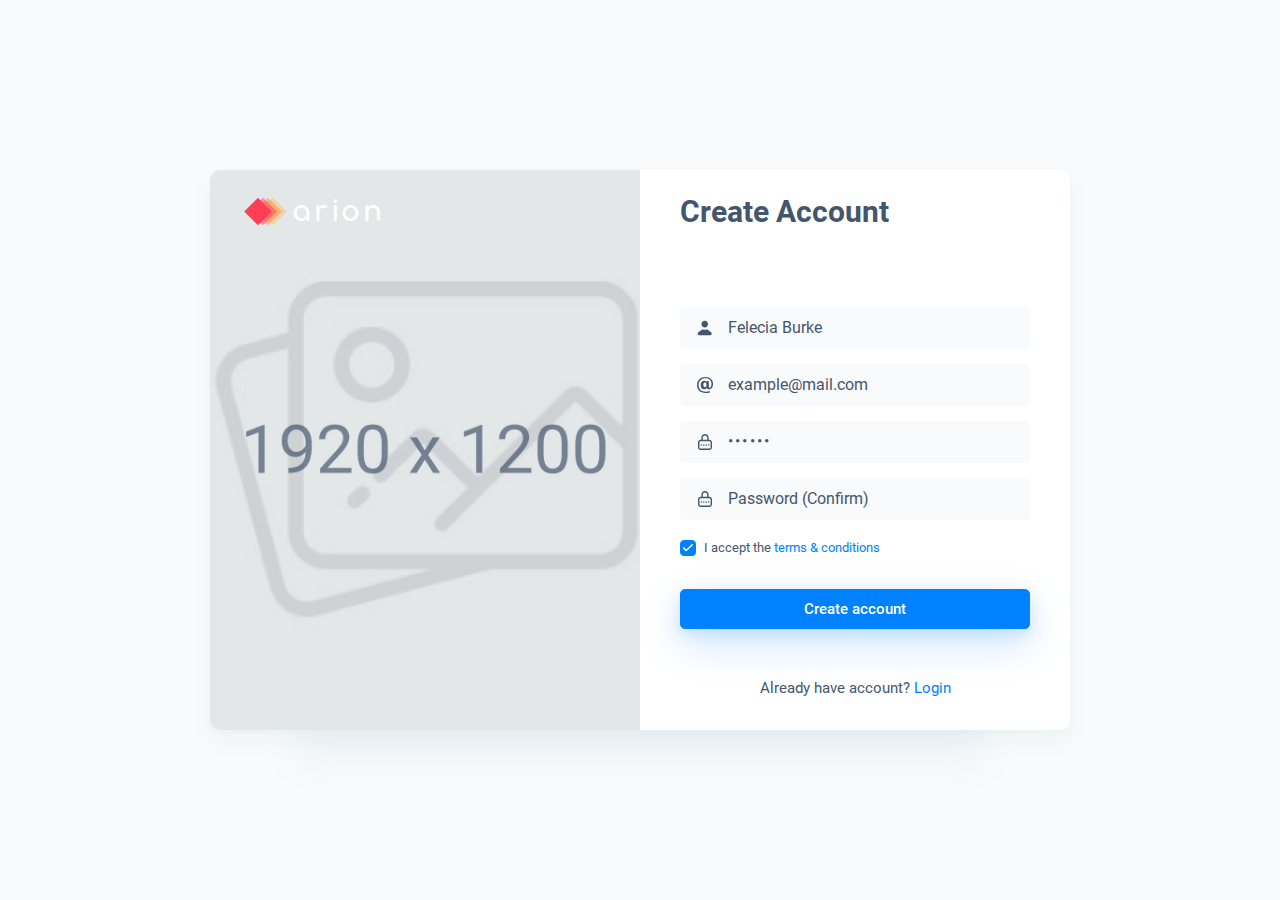
<file: templatebk/HTML/auth-create.html>
<!DOCTYPE html>
<html class="no-js" lang="en" data-theme="light">

<head>
    <meta charset="utf-8" />
    <meta http-equiv="X-UA-Compatible" content="IE=edge" />
    <meta name="MobileOptimized" content="320" />
    <meta name="HandheldFriendly" content="True" />
    <meta name="viewport" content="width=device-width, initial-scale=1.0" />
    <title>Arion Admin Dashboard</title>
    <meta name="description" content="Arion — This is the best dashboard" />
    <meta name="msapplication-tap-highlight" content="no" />
    <meta name="mobile-web-app-capable" content="yes" />
    <meta name="application-name" content="Arion — This is the best dashboard" />
    <meta name="apple-mobile-web-app-title" content="Arion Admin Dashboard" />
    <meta name="apple-mobile-web-app-capable" content="yes" />
    <meta name="apple-mobile-web-app-status-bar-style" content="black" />
    <link rel="stylesheet" href="css/bootstrap.min.css" />
    <link rel="stylesheet" href="css/apexcharts.css" />
    <link rel="stylesheet" href="css/tippy/tippy.css" />
    <link rel="stylesheet" href="css/flatpickr.min.css" />
    <link rel="stylesheet" href="css/select2.min.css" />
    <link rel="stylesheet" href="css/quill/quill.snow.css" />
    <link rel="stylesheet" href="css/quill/quill.core.css" />
    <link rel="stylesheet" href="css/filepond.min.css" />
    <link rel="stylesheet" href="css/filepond-plugin-image-preview.min.css" />
    <link rel="stylesheet" href="css/swiper-bundle.min.css" />
    <link rel="stylesheet" href="css/style.css" />
    <link rel="apple-touch-icon" sizes="57x57" href="img/content/favicons/apple-icon-57x57.png" />
    <link rel="apple-touch-icon" sizes="60x60" href="img/content/favicons/apple-icon-60x60.png" />
    <link rel="apple-touch-icon" sizes="72x72" href="img/content/favicons/apple-icon-72x72.png" />
    <link rel="apple-touch-icon" sizes="76x76" href="img/content/favicons/apple-icon-76x76.png" />
    <link rel="apple-touch-icon" sizes="114x114" href="img/content/favicons/apple-icon-114x114.png" />
    <link rel="apple-touch-icon" sizes="120x120" href="img/content/favicons/apple-icon-120x120.png" />
    <link rel="apple-touch-icon" sizes="144x144" href="img/content/favicons/apple-icon-144x144.png" />
    <link rel="apple-touch-icon" sizes="152x152" href="img/content/favicons/apple-icon-152x152.png" />
    <link rel="apple-touch-icon" sizes="180x180" href="img/content/favicons/apple-icon-180x180.png" />
    <link rel="icon" type="image/png" sizes="192x192" href="img/content/favicons/android-icon-192x192.png" />
    <link rel="icon" type="image/png" sizes="32x32" href="img/content/favicons/favicon-32x32.png" />
    <link rel="icon" type="image/png" sizes="96x96" href="img/content/favicons/favicon-96x96.png" />
    <link rel="icon" type="image/png" sizes="16x16" href="img/content/favicons/favicon-16x16.png" />
    <!-- <link rel="manifest" href="img/content/favicons/manifest.json" />-->
    <meta name="msapplication-TileColor" content="#ffffff" />
    <meta name="msapplication-TileImage" content="/ms-icon-144x144.png" />
    <meta name="theme-color" content="#ffffff" />
</head>

<body>
    <svg xmlns="http://www.w3.org/2000/svg" style="border: 0 !important; clip: rect(0 0 0 0) !important; height: 1px !important; margin: -1px !important; overflow: hidden !important; padding: 0 !important; position: absolute !important; width: 1px !important;"
    class="root-svg-symbols-element">
        <symbol id="icon-action" viewBox="0 0 22 22">
            <path d="M14.2 6.6H6.2V5L3 7.8L6.2 10.6V9H14.2V6.6ZM19 13.4L15.8 10.6V12.2H7.8V14.6H15.8V16.2L19 13.4Z" />
        </symbol>
        <symbol id="icon-archive" viewBox="0 0 14 13">
            <path d="M13,5v6a2,2,0,0,1-2,2H3a2,2,0,0,1-2-2V5A1,1,0,0,1,0,4V1A1,1,0,0,1,1,0H13a1,1,0,0,1,1,1V4A1,1,0,0,1,13,5ZM2,11a1,1,0,0,0,1,1h8a1,1,0,0,0,1-1V5H2ZM13,1H1V4H13ZM8.5,8h-3a.5.5,0,0,1,0-1h3a.5.5,0,0,1,0,1Z" />
        </symbol>
        <symbol id="icon-arrow-down" viewBox="0 0 22 22">
            <path d="M7 8H15L11 13L7 8Z" />
        </symbol>
        <symbol id="icon-attachment" viewBox="0 0 22 22">
            <path d="M7.91455 19C6.86045 19 5.87319 18.5469 5.16067 17.8245C3.77883 16.4236 3.39404 13.9787 5.33105 12.0154C6.46505 10.8659 11.01 6.25768 13.278 3.95803C14.0835 3.14169 15.1082 2.82576 16.089 3.09271C17.0534 3.35394 17.8426 4.15477 18.101 5.13194C18.3635 6.12788 18.0529 7.16708 17.2483 7.98343L9.64776 15.6897C9.21405 16.1297 8.72327 16.3901 8.23087 16.4424C7.74254 16.4946 7.27703 16.3363 6.95094 16.0056C6.3607 15.4048 6.27592 14.2774 7.2591 13.2815L12.5973 7.86914C12.8166 7.64709 13.172 7.64709 13.3913 7.86914C13.6106 8.09119 13.6106 8.45201 13.3913 8.67406L8.05233 14.0872C7.5909 14.5542 7.54851 15.0007 7.74498 15.2007C7.8314 15.2873 7.96184 15.3273 8.11266 15.3101C8.34337 15.2864 8.60669 15.1338 8.85371 14.8848L16.4542 7.17933C16.976 6.65034 17.1757 6.02828 17.0167 5.42827C16.8602 4.83642 16.3825 4.35233 15.7996 4.19314C15.2077 4.03232 14.593 4.23559 14.0713 4.76458C11.8033 7.06504 7.2591 11.6725 6.12428 12.8219C4.64381 14.3232 4.99844 16.0514 5.9539 17.0204C6.91018 17.9894 8.61321 18.3502 10.0945 16.8473L18.0415 8.78998C18.2608 8.56793 18.6162 8.56793 18.8355 8.78998C19.0548 9.01202 19.0548 9.37285 18.8355 9.59571L10.8886 17.653C9.95184 18.6016 8.90263 19 7.91455 19Z"
            />
        </symbol>
        <symbol id="icon-back-time" viewBox="0 0 22 22">
            <path d="M12.0118 4C8.21165 4 5.12022 7.04073 5.02789 10.8259V11.0009H3L6.07262 14.325L9.05974 11.0009H6.77537V10.8259C6.86684 8.00622 9.17601 5.75085 12.0118 5.75085C14.9066 5.75085 17.2534 8.10183 17.2534 11.0009C17.2534 13.8999 14.9066 16.2509 12.0118 16.2509C10.8517 16.2509 9.77959 15.871 8.91098 15.2324L7.70895 16.5163C8.89559 17.4451 10.3892 18 12.0118 18C15.8718 18 19 14.8671 19 11.0009C19 7.13463 15.8718 4 12.0118 4ZM11.1569 6.73256V11.0009C11.1569 11.1118 11.18 11.2228 11.2227 11.327C11.2663 11.4311 11.3287 11.5259 11.4074 11.6044L14.1431 14.3361C14.3851 14.1799 14.6134 14.004 14.816 13.8L12.8667 11.8545V6.73256H11.1569Z"
            />
        </symbol>
        <symbol id="icon-bell" viewBox="0 0 22 22">
            <path fill-rule="evenodd" clip-rule="evenodd" d="M10.31 4.757C10.31 4.757 10.314 4.764 10.319 4.782C10.312 4.767 10.309 4.758 10.31 4.757ZM11.824 6.687L11 6.425L10.176 6.687C10.168 6.69 10.155 6.695 10.137 6.703C10.078 6.729 9.978 6.777 9.858 6.851C9.611 7.003 9.329 7.234 9.113 7.564C8.634 8.297 8.635 9.072 8.635 9.38V9.4C8.635 10.049 8.462 11.135 7.933 12.405C7.58 13.255 7.127 14.04 6.786 14.579C7.214 14.645 7.668 14.698 8.045 14.726C8.2 14.738 8.348 14.749 8.49 14.76C9.36 14.827 10.042 14.88 11 14.88C11.958 14.88 12.64 14.827 13.51 14.76C13.652 14.749 13.8 14.738 13.955 14.726C14.332 14.698 14.786 14.645 15.214 14.579C14.872 14.04 14.42 13.255 14.067 12.405C13.538 11.135 13.365 10.049 13.365 9.4V9.38C13.365 9.072 13.366 8.297 12.887 7.564C12.671 7.234 12.389 7.003 12.142 6.851C12.022 6.777 11.922 6.729 11.863 6.703C11.845 6.695 11.832 6.69 11.824 6.687ZM5.791 14.373L5.796 14.376C5.792 14.374 5.791 14.373 5.791 14.373ZM16.209 14.373C16.209 14.373 16.208 14.374 16.204 14.376L16.209 14.373ZM11.681 4.782C11.686 4.764 11.69 4.757 11.69 4.757C11.691 4.758 11.688 4.767 11.681 4.782ZM10.011 3.4C10.467 3 10.888 3 11 3C11.112 3 11.533 3 11.989 3.4C12.446 3.8 12.522 4.6 12.522 4.6C12.522 4.6 13.854 5.023 14.728 6.36C15.572 7.65 15.567 8.982 15.565 9.362V9.4C15.565 9.72 15.665 10.52 16.098 11.56C16.531 12.6 17.163 13.56 17.391 13.88C17.437 13.944 17.488 14.007 17.542 14.072C17.756 14.334 18 14.633 18 15.16C18 15.818 17.62 16.12 17.163 16.36C16.707 16.6 15.185 16.84 14.12 16.92C13.972 16.931 13.828 16.942 13.688 16.953H13.687C12.814 17.021 12.048 17.08 11 17.08C9.952 17.08 9.186 17.021 8.313 16.953H8.312C8.172 16.942 8.028 16.931 7.88 16.92C6.815 16.84 5.293 16.6 4.837 16.36C4.38 16.12 4 15.818 4 15.16C4 14.633 4.244 14.334 4.458 14.072C4.512 14.007 4.563 13.944 4.609 13.88C4.837 13.56 5.469 12.6 5.902 11.56C6.335 10.52 6.435 9.72 6.435 9.4V9.362C6.433 8.982 6.428 7.65 7.272 6.36C8.146 5.023 9.478 4.6 9.478 4.6C9.478 4.6 9.554 3.8 10.011 3.4ZM9.096 17.704C9.096 17.704 9.5 19 11 19C12.5 19 12.905 17.704 12.905 17.704H9.096Z"
            />
        </symbol>
        <symbol id="icon-bill" viewBox="0 0 42 42">
            <path fill-rule="evenodd" clip-rule="evenodd" d="M9.54541 6.36943V35.8611C9.54541 36.1224 9.83734 36.2742 10.0473 36.1222L12.8597 34.0858C13.079 33.9271 13.3735 33.9258 13.5941 34.0828L16.415 36.0907C16.747 36.327 17.1906 36.3243 17.5197 36.084L20.2487 34.0908C20.4697 33.9294 20.7677 33.9288 20.9894 34.0893L23.7566 36.0928C24.0822 36.3286 24.5188 36.333 24.8489 36.1038L27.7776 34.0709C27.9947 33.9202 28.2811 33.9208 28.4975 34.0723L31.4476 36.1372C31.6581 36.2845 31.9454 36.132 31.9454 35.8731V6.36943C31.9454 6.01479 31.6613 5.72729 31.3109 5.72729H10.18C9.82951 5.72729 9.54541 6.01479 9.54541 6.36943ZM12.9721 12.2771C12.9721 11.9225 13.2562 11.635 13.6066 11.635H22.0463C22.3968 11.635 22.6808 11.9225 22.6808 12.2771C22.6808 12.6318 22.3968 12.9193 22.0463 12.9193H13.6066C13.2562 12.9193 12.9721 12.6318 12.9721 12.2771ZM12.9721 14.942C12.9721 14.5873 13.2562 14.2998 13.6066 14.2998H20.1744C20.5248 14.2998 20.8089 14.5873 20.8089 14.942C20.8089 15.2966 20.5248 15.5841 20.1744 15.5841H13.6066C13.2562 15.5841 12.9721 15.2966 12.9721 14.942ZM12.9721 18.4737C12.9721 18.1191 13.2562 17.8316 13.6066 17.8316H22.0463C22.3968 17.8316 22.6808 18.1191 22.6808 18.4737C22.6808 18.8284 22.3968 19.1159 22.0463 19.1159H13.6066C13.2562 19.1159 12.9721 18.8284 12.9721 18.4737ZM12.9721 21.2028C12.9721 20.8481 13.2562 20.5607 13.6066 20.5607H20.1744C20.5248 20.5607 20.8089 20.8481 20.8089 21.2028C20.8089 21.5575 20.5248 21.8449 20.1744 21.8449H13.6066C13.2562 21.8449 12.9721 21.5575 12.9721 21.2028ZM12.9721 24.7345C12.9721 24.3799 13.2562 24.0925 13.6066 24.0925H22.0463C22.3968 24.0925 22.6808 24.3799 22.6808 24.7345C22.6808 25.0891 22.3968 25.3767 22.0463 25.3767H13.6066C13.2562 25.3767 12.9721 25.0891 12.9721 24.7345ZM12.9721 27.4636C12.9721 27.109 13.2562 26.8215 13.6066 26.8215H20.1744C20.5248 26.8215 20.8089 27.109 20.8089 27.4636C20.8089 27.8183 20.5248 28.1057 20.1744 28.1057H13.6066C13.2562 28.1057 12.9721 27.8183 12.9721 27.4636ZM24.8542 12.2771C24.8542 11.9225 25.1384 11.635 25.4888 11.635H28.1381C28.4886 11.635 28.7726 11.9225 28.7726 12.2771C28.7726 12.6318 28.4886 12.9193 28.1381 12.9193H25.4888C25.1384 12.9193 24.8542 12.6318 24.8542 12.2771ZM25.4888 14.2998C25.1384 14.2998 24.8542 14.5873 24.8542 14.942C24.8542 15.2966 25.1384 15.5841 25.4888 15.5841H28.1381C28.4886 15.5841 28.7726 15.2966 28.7726 14.942C28.7726 14.5873 28.4886 14.2998 28.1381 14.2998H25.4888ZM24.8542 18.4737C24.8542 18.1191 25.1384 17.8316 25.4888 17.8316H28.1381C28.4886 17.8316 28.7726 18.1191 28.7726 18.4737C28.7726 18.8284 28.4886 19.1159 28.1381 19.1159H25.4888C25.1384 19.1159 24.8542 18.8284 24.8542 18.4737ZM25.4888 20.5607C25.1384 20.5607 24.8542 20.8481 24.8542 21.2027C24.8542 21.5575 25.1384 21.8449 25.4888 21.8449H28.1381C28.4886 21.8449 28.7726 21.5575 28.7726 21.2027C28.7726 20.8481 28.4886 20.5607 28.1381 20.5607H25.4888ZM24.8542 24.7346C24.8542 24.3799 25.1384 24.0925 25.4888 24.0925H28.1381C28.4886 24.0925 28.7726 24.3799 28.7726 24.7346C28.7726 25.0892 28.4886 25.3767 28.1381 25.3767H25.4888C25.1384 25.3767 24.8542 25.0892 24.8542 24.7346ZM25.4888 26.8215C25.1384 26.8215 24.8542 27.1091 24.8542 27.4637C24.8542 27.8183 25.1384 28.1057 25.4888 28.1057H28.1381C28.4886 28.1057 28.7726 27.8183 28.7726 27.4637C28.7726 27.1091 28.4886 26.8215 28.1381 26.8215H25.4888Z"
            />
        </symbol>
        <symbol id="icon-calendar" viewBox="0 0 22 22">
            <path d="M17.2222 4.77778H16.3333V6.55556H13.6667V4.77778H8.33333V6.55556H5.66667V4.77778H4.77778C3.79911 4.77778 3 5.57778 3 6.55556V17.2222C3 18.2 3.79911 19 4.77778 19H17.2222C18.2 19 19 18.2 19 17.2222V6.55556C19 5.57778 18.2 4.77778 17.2222 4.77778ZM17.2222 17.2222H4.77778V10.1111H17.2222V17.2222ZM7.88889 3H6.11111V6.11111H7.88889V3ZM15.8889 3H14.1111V6.11111H15.8889V3Z"
            />
        </symbol>
        <symbol id="icon-camera" viewBox="0 0 50 50">
            <path d="M25.0002 22.4431C21.9875 22.4431 19.5456 24.9249 19.5456 27.9828C19.5456 31.0408 21.9875 33.5226 25.0002 33.5226C28.0111 33.5226 30.4547 31.0408 30.4547 27.9828C30.4547 24.9249 28.0111 22.4431 25.0002 22.4431ZM39.5456 16.9033H35.182C34.582 16.9033 33.9347 16.4306 33.7475 15.8507L32.6184 12.4142C32.4275 11.8363 31.7838 11.3635 31.182 11.3635H18.8184C18.2184 11.3635 17.5711 11.8363 17.3838 12.4124L16.2529 15.8507C16.0638 16.4306 15.4184 16.9033 14.8184 16.9033H10.4547C8.45472 16.9033 6.81836 18.5652 6.81836 20.5965V37.2158C6.81836 39.247 8.45472 40.909 10.4547 40.909H39.5456C41.5456 40.909 43.182 39.247 43.182 37.2158V20.5965C43.182 18.5652 41.5456 16.9033 39.5456 16.9033ZM25.0002 37.2158C19.9784 37.2158 15.9093 33.0831 15.9093 27.9828C15.9093 22.8826 19.9784 18.7499 25.0002 18.7499C30.0202 18.7499 34.0911 22.8826 34.0911 27.9828C34.0911 33.0831 30.0202 37.2158 25.0002 37.2158ZM38.6365 22.8124C37.9329 22.8124 37.3638 22.2326 37.3638 21.5179C37.3638 20.807 37.9329 20.2253 38.6365 20.2253C39.3402 20.2253 39.9093 20.8051 39.9093 21.5179C39.9093 22.2326 39.3402 22.8124 38.6365 22.8124Z"
            />
        </symbol>
        <symbol id="icon-cart" viewBox="0 0 22 22">
            <path d="M18.4658 8.33345H14.0151L12.4044 9.94411C12.0018 10.3468 11.4658 10.5681 10.8969 10.5681C10.3262 10.5681 9.79111 10.3459 9.38756 9.94322C8.98578 9.54144 8.76356 9.00633 8.76267 8.43656C8.76267 8.40189 8.77156 8.36811 8.77244 8.33345H3.53333C3.23822 8.33345 3 8.57167 3 8.86678V11.0001H19V8.86678C19 8.57167 18.76 8.33345 18.4658 8.33345ZM11.6827 9.22145L16.176 4.72811C16.3849 4.52011 16.3867 4.18322 16.1778 3.97344L15.36 3.15567C15.152 2.94767 14.8142 2.94856 14.6044 3.15567L10.1111 7.64989C9.67733 8.08367 9.67733 8.78767 10.1111 9.22145C10.5449 9.65433 11.248 9.65522 11.6827 9.22145ZM5.50933 17.4632C5.59556 17.8197 5.96711 18.1112 6.33333 18.1112H15.6667C16.0329 18.1112 16.4044 17.8197 16.4907 17.4632L17.8444 11.889H4.15556L5.50933 17.4632Z"
            />
        </symbol>
        <symbol id="icon-chat-messages" viewBox="0 0 22 22">
            <path d="M7.64 12.96V8H4.6C3.72 8 3 8.72 3 9.6V14.4C3 15.28 3.72 16 4.6 16H5.4V18.4L7.8 16H11.8C12.68 16 13.4 15.28 13.4 14.4V12.944C13.3488 12.9552 13.2944 12.9608 13.24 12.9608H7.64V12.96ZM17.4 4H10.2C9.32 4 8.6 4.72 8.6 5.6V12H14.2L16.6 14.4V12H17.4C18.28 12 19 11.2808 19 10.4V5.6C19 4.72 18.28 4 17.4 4Z"
            />
        </symbol>
        <symbol id="icon-chat" viewBox="0 0 22 22">
            <path d="M7.64 12.96V8H4.6C3.72 8 3 8.72 3 9.6V14.4C3 15.28 3.72 16 4.6 16H5.4V18.4L7.8 16H11.8C12.68 16 13.4 15.28 13.4 14.4V12.944C13.3488 12.9552 13.2944 12.9608 13.24 12.9608H7.64V12.96ZM17.4 4H10.2C9.32 4 8.6 4.72 8.6 5.6V12H14.2L16.6 14.4V12H17.4C18.28 12 19 11.2808 19 10.4V5.6C19 4.72 18.28 4 17.4 4Z"
            />
        </symbol>
        <symbol id="icon-checked" viewBox="0 0 14 12">
            <path d="M11.7917 1.2358C12.0798 1.53914 12.0675 2.01865 11.7642 2.30682L5.7036 8.06439C5.40574 8.34735 4.93663 8.34134 4.64613 8.05084L2.22189 5.6266C1.92604 5.33074 1.92604 4.85107 2.22189 4.55522C2.51774 4.25937 2.99741 4.25937 3.29326 4.55522L5.19538 6.45734L10.7206 1.20834C11.024 0.920164 11.5035 0.93246 11.7917 1.2358Z"
            />
        </symbol>
        <symbol id="icon-chevron" viewBox="0 0 24 14">
            <path d="M1.41387 9.81571C2.21327 8.99672 10.6129 0.994835 10.6129 0.994835C11.042 0.557905 11.6004 0.338461 12.1588 0.338461C12.7172 0.338461 13.2756 0.557905 13.7008 0.994835C13.7008 0.994835 22.1043 8.99672 22.8998 9.81571C23.6992 10.6347 23.7541 12.1081 22.8998 12.98C22.0495 13.8539 20.8602 13.9225 19.8158 12.98L12.1588 5.63843L4.50176 12.98C3.45744 13.9225 2.26617 13.8539 1.41387 12.98C0.559601 12.1081 0.612502 10.6347 1.41387 9.81571Z"
            />
        </symbol>
        <symbol id="icon-clipboard" viewBox="0 0 22 22">
            <path fill-rule="evenodd" clip-rule="evenodd" d="M14.365 7L15.3507 4.6C15.9825 4.6 16.5008 5.1032 16.5 5.72V17.88C16.5 18.4952 15.9825 19 15.3499 19H6.14926C5.51672 19 5 18.496 5 17.88V5.72C5 5.1032 5.51672 4.6 6.15008 4.6L7.13587 7H14.365ZM14.4471 4.6L13.7078 6.2H7.79224L7.05372 4.6H8.84456L9.43603 3H12.0648L12.6554 4.6H14.4471ZM7.46458 9.39999H14.0365V10.2H7.46458V9.39999ZM7.46458 15.8H14.0365V16.6H7.46458V15.8ZM14.0365 12.6H7.46458V13.4H14.0365V12.6Z"
            />
        </symbol>
        <symbol id="icon-clock" viewBox="0 0 22 22">
            <path d="M11.0004 3C6.58148 3 3 6.58148 3 10.9996C3 15.4185 6.58148 19 11.0004 19C15.4177 19 19 15.4185 19 10.9996C19 6.58148 15.4177 3 11.0004 3ZM10.9996 17.3326C7.50226 17.3326 4.66658 14.4977 4.66658 10.9996C4.66658 7.50227 7.50143 4.66658 10.9996 4.66658C14.4969 4.66658 17.3334 7.50143 17.3334 10.9996C17.3334 14.4969 14.4969 17.3326 10.9996 17.3326ZM12 6H10.3334V11.2039L7.37857 12.9105L8.21186 14.3537L11.6409 12.373C11.8392 12.2588 12 11.9789 12 11.7497C12 8.90718 12 9.70745 12 6Z"
            />
        </symbol>
        <symbol id="icon-comments" viewBox="0 0 22 22">
            <path d="M3 5.60714V14.4464C3 15.3175 3.7328 16.0536 4.6 16.0536H6.73333V18.7321C6.73333 18.8428 6.80107 18.9421 6.90373 18.9821C6.9352 18.9944 6.96773 19 7 19C7.0736 19 7.1456 18.9695 7.19733 18.9124L9.78453 16.0536H17.4C18.2672 16.0536 19 15.3175 19 14.4464V5.60714C19 4.73607 18.2672 4 17.4 4H4.6C3.7328 4 3 4.73607 3 5.60714ZM13.6667 9.89286C13.6667 9.30196 14.1451 8.82143 14.7333 8.82143C15.3216 8.82143 15.8 9.30196 15.8 9.89286C15.8 10.4837 15.3216 10.9643 14.7333 10.9643C14.1451 10.9643 13.6667 10.4837 13.6667 9.89286ZM9.93333 9.89286C9.93333 9.30196 10.4117 8.82143 11 8.82143C11.5883 8.82143 12.0667 9.30196 12.0667 9.89286C12.0667 10.4837 11.5883 10.9643 11 10.9643C10.4117 10.9643 9.93333 10.4837 9.93333 9.89286ZM6.2 9.89286C6.2 9.30196 6.6784 8.82143 7.26667 8.82143C7.85493 8.82143 8.33333 9.30196 8.33333 9.89286C8.33333 10.4837 7.85493 10.9643 7.26667 10.9643C6.6784 10.9643 6.2 10.4837 6.2 9.89286Z"
            />
        </symbol>
        <symbol id="icon-contacts" viewBox="0 0 22 22">
            <path d="M18.2 6H3.8C3.3576 6 3 6.3576 3 6.8V16.4C3 16.8416 3.3576 17.2 3.8 17.2H18.2C18.6424 17.2 19 16.8416 19 16.4V6.8C19 6.3584 18.6424 6 18.2 6ZM13.4 9.2H16.6V10H13.4V9.2ZM11.8 15.4424C11.6968 15.3608 11.5656 15.2816 11.3768 15.2C10.4328 14.7936 9.008 14.192 9.008 13.4592C9.008 13.0184 9.2952 13.1624 9.4224 12.356C9.4752 12.0216 9.7304 12.3504 9.7784 11.5872C9.7784 11.2832 9.6392 11.2072 9.6392 11.2072C9.6392 11.2072 9.7096 10.7576 9.7376 10.4104C9.7664 10.048 9.5608 8.9704 8.716 8.7328C8.5672 8.5824 8.4672 8.644 8.9224 8.4032C7.9272 8.356 7.6952 8.8768 7.1656 9.26C6.7144 9.596 6.592 10.128 6.6144 10.4112C6.644 10.7576 6.7144 11.208 6.7144 11.208C6.7144 11.208 6.5744 11.2832 6.5744 11.5872C6.6232 12.3504 6.8784 12.0216 6.9304 12.356C7.0568 13.1624 7.3456 13.0184 7.3456 13.4592C7.3456 14.192 5.9208 14.7936 4.9768 15.2C4.8144 15.2704 4.6976 15.3384 4.6 15.408V7.6H11.8V15.4424ZM17.4 12.4H13.4V11.6H17.4V12.4Z"
            />
        </symbol>
        <symbol id="icon-credit-card" viewBox="0 0 22 22">
            <path d="M17.4 6H4.6C3.7192 6 3 6.70714 3 7.57143V15.4286C3 16.2929 3.7192 17 4.6 17H17.4C18.28 17 19 16.2929 19 15.4286V7.57143C19 6.70714 18.28 6 17.4 6ZM17.4 15.4286H4.6V10.7143H17.4V15.4286ZM17.4 8.35714H4.6V7.57143H17.4V8.35714ZM6.2 12.3643V12.8357H6.68V12.3643H6.2ZM9.08 13.3064V13.7786H10.04V13.3064H10.52V12.8349H11V12.3635H10.04V12.8349H9.5592V13.3064H9.08ZM11 13.7786V13.3064H10.5192V13.7786H11ZM8.6 13.7786V13.3064H7.64V13.7786H8.6ZM9.08 12.8349H9.56V12.3635H8.6V13.3056H9.08V12.8349ZM7.1592 13.3064H7.64V12.8349H8.12V12.3635H7.16V12.8349H6.68V13.3064H6.2V13.7786H7.1592V13.3064Z"
            />
        </symbol>
        <symbol id="icon-cross" viewBox="0 0 14 14">
            <path d="M4.91 3.992C5.14252 4.21583 7.41432 6.56773 7.41432 6.56773C7.53837 6.68788 7.60068 6.84423 7.60068 7.00058C7.60068 7.15694 7.53837 7.31329 7.41432 7.43234C7.41432 7.43234 5.14252 9.78533 4.91 10.0081C4.67747 10.2319 4.25916 10.2473 4.01162 10.0081C3.76352 9.76997 3.74405 9.43696 4.01162 9.14455L6.09596 7.00058L4.01162 4.85661C3.74405 4.5642 3.76352 4.23065 4.01162 3.992C4.25916 3.75281 4.67747 3.76762 4.91 3.992Z"
            />
            <path d="M9.08999 3.992C8.85747 4.21583 6.58566 6.56773 6.58566 6.56773C6.46162 6.68788 6.39931 6.84423 6.39931 7.00058C6.39931 7.15694 6.46162 7.31329 6.58566 7.43234C6.58566 7.43234 8.85747 9.78533 9.08999 10.0081C9.32251 10.2319 9.74083 10.2473 9.98837 10.0081C10.2365 9.76997 10.2559 9.43696 9.98837 9.14455L7.90402 7.00058L9.98837 4.85661C10.2559 4.5642 10.2365 4.23065 9.98837 3.992C9.74083 3.75281 9.32251 3.76762 9.08999 3.992Z"
            />
        </symbol>
        <symbol id="icon-dashboard" viewBox="0 0 22 22">
            <path d="M17.4 5H4.6C3.72 5 3 5.675 3 6.5V15.5C3 16.325 3.72 17 4.6 17H17.4C18.28 17 19 16.325 19 15.5V6.5C19 5.675 18.28 5 17.4 5ZM6.6 6.3125C6.9312 6.3125 7.2 6.5645 7.2 6.875C7.2 7.1855 6.9312 7.4375 6.6 7.4375C6.2688 7.4375 6 7.1855 6 6.875C6 6.5645 6.2688 6.3125 6.6 6.3125ZM4.4 6.875C4.4 6.5645 4.6688 6.3125 5 6.3125C5.3312 6.3125 5.6 6.5645 5.6 6.875C5.6 7.1855 5.3312 7.4375 5 7.4375C4.6688 7.4375 4.4 7.1855 4.4 6.875ZM17.4 15.5H4.6V8.75H17.4V15.5ZM17.4 7.25H7.8V6.5H17.4152L17.4 7.25Z"
            />
        </symbol>
        <symbol id="icon-detail" viewBox="0 0 22 22">
            <path d="M11.0004 3C6.58148 3 3 6.58148 3 10.9996C3 15.4185 6.58148 19 11.0004 19C15.4177 19 19 15.4185 19 10.9996C19 6.58148 15.4177 3 11.0004 3ZM11.747 5.88818C12.527 5.88818 12.7562 6.34066 12.7562 6.85813C12.7562 7.50393 12.2395 8.1014 11.3571 8.1014C10.6188 8.1014 10.2671 7.73059 10.2888 7.11645C10.2888 6.59898 10.7213 5.88818 11.747 5.88818ZM9.74882 15.791C9.21551 15.791 8.82636 15.4669 9.19884 14.0461L9.80965 11.5254C9.91547 11.1221 9.93297 10.9604 9.80965 10.9604C9.65049 10.9604 8.95802 11.2387 8.54971 11.5137L8.28389 11.0779C9.57966 9.99547 11.0696 9.3605 11.707 9.3605C12.2404 9.3605 12.3287 9.99047 12.0629 10.9604L11.3629 13.6103C11.2387 14.0786 11.2921 14.2402 11.4162 14.2402C11.5762 14.2402 12.0995 14.0469 12.6145 13.6411L12.9162 14.0461C11.6554 15.306 10.2813 15.791 9.74882 15.791Z"
            />
        </symbol>
        <symbol id="icon-details" viewBox="0 0 22 22">
            <path fill-rule="evenodd" clip-rule="evenodd" d="M7.44444 10.1111C7.44444 9.74292 7.74292 9.44444 8.11111 9.44444H14.3333C14.7015 9.44444 15 9.74292 15 10.1111C15 10.4793 14.7015 10.7778 14.3333 10.7778H8.11111C7.74292 10.7778 7.44444 10.4793 7.44444 10.1111ZM7.44444 12.7778C7.44444 12.4096 7.74292 12.1111 8.11111 12.1111H14.3333C14.7015 12.1111 15 12.4096 15 12.7778C15 13.146 14.7015 13.4444 14.3333 13.4444H8.11111C7.74292 13.4444 7.44444 13.146 7.44444 12.7778ZM7.44444 15.4444C7.44444 15.0763 7.74292 14.7778 8.11111 14.7778H11.2222C11.5904 14.7778 11.8889 15.0763 11.8889 15.4444C11.8889 15.8126 11.5904 16.1111 11.2222 16.1111H8.11111C7.74292 16.1111 7.44444 15.8126 7.44444 15.4444ZM11.4444 4.33333H6.33333V17.6667H16.1111V9C16.1111 9 12.9757 9 12.4578 9C11.9399 9 11.4444 8.47204 11.4444 8.00978C11.4444 7.54752 11.4444 4.33333 11.4444 4.33333ZM17.4444 8.33333V18.1111C17.4444 18.602 17.0465 19 16.5556 19H5.88889C5.39797 19 5 18.602 5 18.1111V3.88889C5 3.39797 5.39797 3 5.88889 3H12.1111L17.4444 8.33333Z"
            />
        </symbol>
        <symbol id="icon-doc" viewBox="0 0 31 40">
            <path fill-rule="evenodd" clip-rule="evenodd" d="M2.49998 0H19.7412L30.9999 11.215V37.5C30.9999 38.8812 29.88 40 28.4999 40H2.49998C1.11994 40 0 38.8812 0 37.5V2.49998C0 1.11877 1.12007 0 2.49998 0Z" fill="#26A6D1" />
            <path fill-rule="evenodd" clip-rule="evenodd" d="M30.9638 11.25H22.25C20.8699 11.25 19.75 10.1301 19.75 8.75004V0.0250244L30.9638 11.25Z" fill="#1E7EA0" />
            <path d="M5.7923 24C5.55897 24 5.37897 23.9367 5.2523 23.81C5.12564 23.6833 5.0623 23.5033 5.0623 23.27V17.68C5.0623 17.4467 5.12564 17.2667 5.2523 17.14C5.37897 17.0133 5.55897 16.95 5.7923 16.95H7.8023C8.56897 16.95 9.22897 17.09 9.78231 17.37C10.3356 17.65 10.759 18.0533 11.0523 18.58C11.3456 19.1067 11.4923 19.7367 11.4923 20.47C11.4923 21.2033 11.3456 21.8367 11.0523 22.37C10.7656 22.8967 10.3456 23.3 9.79231 23.58C9.23897 23.86 8.57564 24 7.8023 24H5.7923ZM7.6923 22.74C9.1923 22.74 9.9423 21.9833 9.9423 20.47C9.9423 18.9633 9.1923 18.21 7.6923 18.21H6.6223V22.74H7.6923ZM15.9293 24.09C15.2293 24.09 14.6193 23.9433 14.0993 23.65C13.5859 23.35 13.1893 22.93 12.9093 22.39C12.6293 21.8433 12.4893 21.2033 12.4893 20.47C12.4893 19.7367 12.6293 19.1 12.9093 18.56C13.1893 18.0133 13.5859 17.5933 14.0993 17.3C14.6193 17.0067 15.2293 16.86 15.9293 16.86C16.6293 16.86 17.2359 17.0067 17.7493 17.3C18.2693 17.5933 18.6693 18.0133 18.9493 18.56C19.2293 19.1 19.3693 19.7367 19.3693 20.47C19.3693 21.2033 19.2293 21.8433 18.9493 22.39C18.6693 22.93 18.2693 23.35 17.7493 23.65C17.2359 23.9433 16.6293 24.09 15.9293 24.09ZM15.9293 22.88C16.5159 22.88 16.9759 22.6733 17.3093 22.26C17.6493 21.8467 17.8193 21.25 17.8193 20.47C17.8193 19.69 17.6526 19.0967 17.3193 18.69C16.9859 18.2767 16.5226 18.07 15.9293 18.07C15.3359 18.07 14.8726 18.2767 14.5393 18.69C14.2126 19.0967 14.0493 19.69 14.0493 20.47C14.0493 21.25 14.2159 21.8467 14.5493 22.26C14.8826 22.6733 15.3426 22.88 15.9293 22.88ZM23.8004 24.09C23.107 24.09 22.5004 23.9433 21.9804 23.65C21.4604 23.3567 21.0604 22.9367 20.7804 22.39C20.5004 21.8433 20.3604 21.2033 20.3604 20.47C20.3604 19.7367 20.5004 19.1 20.7804 18.56C21.0604 18.0133 21.4604 17.5933 21.9804 17.3C22.5004 17.0067 23.107 16.86 23.8004 16.86C24.6737 16.86 25.427 17.1 26.0604 17.58C26.1604 17.66 26.2304 17.74 26.2704 17.82C26.3104 17.9 26.3304 18 26.3304 18.12C26.3304 18.2933 26.2804 18.4433 26.1804 18.57C26.087 18.69 25.9704 18.75 25.8304 18.75C25.737 18.75 25.6537 18.74 25.5804 18.72C25.5137 18.6933 25.437 18.65 25.3504 18.59C25.0837 18.4167 24.837 18.2933 24.6104 18.22C24.3837 18.14 24.1404 18.1 23.8804 18.1C23.2404 18.1 22.757 18.3 22.4304 18.7C22.1104 19.0933 21.9504 19.6833 21.9504 20.47C21.9504 22.0567 22.5937 22.85 23.8804 22.85C24.127 22.85 24.3604 22.8133 24.5804 22.74C24.8004 22.66 25.057 22.5333 25.3504 22.36C25.4504 22.3 25.5337 22.26 25.6004 22.24C25.667 22.2133 25.7437 22.2 25.8304 22.2C25.9704 22.2 26.087 22.2633 26.1804 22.39C26.2804 22.51 26.3304 22.6567 26.3304 22.83C26.3304 22.95 26.307 23.0533 26.2604 23.14C26.2204 23.22 26.1537 23.2967 26.0604 23.37C25.427 23.85 24.6737 24.09 23.8004 24.09Z"
            fill="white" />
        </symbol>
        <symbol id="icon-dot" viewBox="0 0 9 21">
            <circle cx="1.5" cy="19.5" r="1.5" transform="rotate(-90 1.5 19.5)" />
            <circle cx="1.5" cy="13.5" r="1.5" transform="rotate(-90 1.5 13.5)" />
            <circle cx="1.5" cy="7.5" r="1.5" transform="rotate(-90 1.5 7.5)" />
            <circle cx="1.5" cy="1.5" r="1.5" transform="rotate(-90 1.5 1.5)" />
            <circle cx="7.5" cy="19.5" r="1.5" transform="rotate(-90 7.5 19.5)" />
            <circle cx="7.5" cy="13.5" r="1.5" transform="rotate(-90 7.5 13.5)" />
            <circle cx="7.5" cy="7.5" r="1.5" transform="rotate(-90 7.5 7.5)" />
            <circle cx="7.5" cy="1.5" r="1.5" transform="rotate(-90 7.5 1.5)" />
        </symbol>
        <symbol id="icon-dots" viewBox="0 0 25 25">
            <path d="M10.2273 12.499C10.2273 13.6996 11.2006 14.6739 12.4012 14.6739C13.6018 14.6739 14.5751 13.6996 14.5751 12.499C14.5751 11.2984 13.6018 10.3261 12.4012 10.3261C11.2006 10.3261 10.2273 11.2984 10.2273 12.499ZM10.2273 19.416C10.2273 20.6166 11.2006 21.5909 12.4012 21.5909C13.6018 21.5909 14.5751 20.6166 14.5751 19.416C14.5751 18.2154 13.6008 17.2431 12.4012 17.2431C11.2016 17.2431 10.2273 18.2154 10.2273 19.416ZM10.2273 5.58202C10.2273 6.78261 11.2006 7.75692 12.4012 7.75692C13.6018 7.75692 14.5751 6.78261 14.5751 5.58202C14.5751 4.38143 13.6018 3.40909 12.4012 3.40909C11.2006 3.40909 10.2273 4.38143 10.2273 5.58202Z"
            />
        </symbol>
        <symbol id="icon-download" viewBox="0 0 22 22">
            <path d="M17.1765 8.64706H13.4118V3H7.76471V8.64706H4L10.5882 15.2353L17.1765 8.64706ZM4 17.1176V19H17.1765V17.1176H4Z" />
        </symbol>
        <symbol id="icon-drafts" viewBox="0 0 22 22">
            <path d="M17.8736 4.12588C16.5627 2.81406 15.5782 3.01042 15.5782 3.01042L10.0763 8.51223L3.91818 14.6695L3 18.9986L7.32999 18.0804L13.4882 11.9249L18.99 6.42314C18.989 6.42314 19.1863 5.4386 17.8736 4.12588ZM7.07272 17.5604L5.59636 17.8786C5.45454 17.6122 5.28272 17.3458 4.96909 17.0313C4.65454 16.7168 4.38818 16.5468 4.12182 16.4031L4.44 14.9277L4.86727 14.5013C4.86727 14.5013 5.66999 14.5177 6.57726 15.4249C7.48363 16.3304 7.5009 17.1349 7.5009 17.1349L7.07272 17.5604Z"
            />
        </symbol>
        <symbol id="icon-duplicate" viewBox="0 0 14 14">
            <path d="M12,11H5A2,2,0,0,1,3,9V2A2,2,0,0,1,5,0h7a2,2,0,0,1,2,2V9A2,2,0,0,1,12,11Zm1-9a1,1,0,0,0-1-1H5A1,1,0,0,0,4,2V9a1,1,0,0,0,1,1h7a1,1,0,0,0,1-1ZM9,8H8V6H6V5H8V3H9V5h2V6H9ZM2,13H9a1,1,0,0,0,1-1h1a2,2,0,0,1-2,2H2a2,2,0,0,1-2-2V5A2,2,0,0,1,2,3V4A1,1,0,0,0,1,5v7A1,1,0,0,0,2,13Z"
            />
        </symbol>
        <symbol id="icon-email-2" viewBox="0 0 22 22">
            <path d="M14.8417 12.8131C14.8417 13.514 15.0408 13.7935 15.5617 13.7935C16.7225 13.7935 17.4617 12.3125 17.4617 9.84939C17.4617 6.08469 14.7217 4.28244 11.3008 4.28244C7.78167 4.28244 4.58083 6.64539 4.58083 11.111C4.58083 15.3763 7.38083 17.6992 11.6808 17.6992C13.1408 17.6992 14.1208 17.539 15.62 17.0384L15.9417 18.3792C14.4617 18.8607 12.88 19 11.6608 19C6.02083 19 3 15.8961 3 11.1101C3 6.2841 6.50083 3 11.3208 3C16.3408 3 19 6.00375 19 9.68836C19 12.8123 18.0208 15.1952 14.9408 15.1952C13.54 15.1952 12.6208 14.6345 12.5008 13.3922C12.1408 14.7739 11.1808 15.1952 9.88 15.1952C8.14 15.1952 6.68 13.8527 6.68 11.1502C6.68 8.42678 7.96083 6.74468 10.2608 6.74468C11.4808 6.74468 12.2408 7.22528 12.5792 7.98623L13.16 6.92491H14.84V12.8131H14.8417ZM12.3825 10.1698C12.3825 9.06925 11.5617 8.60784 10.8817 8.60784C10.1417 8.60784 9.3225 9.20776 9.3225 10.9708C9.3225 12.3725 9.9425 13.1535 10.8817 13.1535C11.5417 13.1535 12.3825 12.733 12.3825 11.5715V10.1698Z"
            />
        </symbol>
        <symbol id="icon-email" viewBox="0 0 22 22">
            <path d="M17.4 5H4.6C3.72 5 3.008 5.74483 3.008 6.65517L3 15.3448C3 16.2552 3.72 17 4.6 17H17.4C18.28 17 19 16.2552 19 15.3448V6.65517C19 5.74483 18.28 5 17.4 5ZM16.6 15.3448H5.4C4.96 15.3448 4.6 14.9724 4.6 14.5172V8.31034L10.152 11.9021C10.672 12.2414 11.328 12.2414 11.848 11.9021L17.4 8.31034V14.5172C17.4 14.9724 17.04 15.3448 16.6 15.3448ZM11 10.7931L4.6 6.65517H17.4L11 10.7931Z"
            />
        </symbol>
        <symbol id="icon-emoji" viewBox="0 0 22 22">
            <path d="M11 3C6.58167 3 3 6.58167 3 11C3 15.4183 6.58167 19 11 19C15.4175 19 19 15.4183 19 10.9992C19 6.58167 15.4175 3 11 3ZM11 17.3325C7.5025 17.3325 4.66667 14.4975 4.66667 10.9992C4.66667 7.50083 7.50167 4.66667 11 4.66667C14.4975 4.66667 17.3342 7.50167 17.3342 11C17.3342 14.4983 14.4975 17.3325 11 17.3325ZM8.9175 10.7917C9.6075 10.7917 10.1667 10.1392 10.1667 9.33333C10.1667 8.5275 9.60667 7.875 8.91667 7.875C8.22667 7.875 7.66667 8.5275 7.66667 9.33333C7.66667 10.1392 8.22667 10.7917 8.9175 10.7917ZM13.0833 10.7917C13.7742 10.7917 14.3333 10.1392 14.3333 9.33333C14.3333 8.5275 13.7733 7.875 13.0833 7.875C12.3933 7.875 11.8333 8.52833 11.8333 9.33333C11.8333 10.1383 12.3933 10.7917 13.0833 10.7917ZM14.6175 12.1133C14.315 11.9583 13.9383 12.0775 13.7775 12.38C13.7492 12.435 13.0533 13.7075 11.0008 13.7075C8.95833 13.7075 8.25833 12.4467 8.22333 12.3808C8.06667 12.0767 7.69667 11.9525 7.38667 12.1067C7.07833 12.2617 6.95333 12.6367 7.1075 12.9458C7.14917 13.0283 8.1475 14.9575 11.0008 14.9575C13.855 14.9575 14.8517 13.0275 14.8925 12.945C15.0458 12.6392 14.9225 12.27 14.6175 12.1133Z"
            />
        </symbol>
        <symbol id="icon-file-empty" viewBox="0 0 31 40">
            <path fill-rule="evenodd" clip-rule="evenodd" d="M2.49998 0H19.7412L30.9999 11.215V37.5C30.9999 38.8812 29.88 40 28.4999 40H2.49998C1.11994 40 0 38.8812 0 37.5V2.49998C0 1.11877 1.12007 0 2.49998 0Z" fill="#B3C0CE" />
            <path fill-rule="evenodd" clip-rule="evenodd" d="M30.9638 11.25H22.25C20.8699 11.25 19.75 10.1301 19.75 8.75004V0.0250244L30.9638 11.25Z" fill="#8697A8" />
            <path d="M14.8278 23.55C14.4612 23.55 14.1695 23.425 13.9528 23.175C13.7528 22.925 13.6528 22.5917 13.6528 22.175C13.6528 21.325 13.8028 20.6167 14.1028 20.05C14.4195 19.4833 14.8778 18.8583 15.4778 18.175C15.9278 17.6583 16.2528 17.2333 16.4528 16.9C16.6695 16.55 16.7778 16.1583 16.7778 15.725C16.7778 15.2583 16.6028 14.8917 16.2528 14.625C15.9195 14.3417 15.4612 14.2 14.8778 14.2C14.3445 14.2 13.8445 14.3083 13.3778 14.525C12.9278 14.7417 12.3195 15.075 11.5528 15.525C11.0695 15.7917 10.6695 15.925 10.3528 15.925C10.0028 15.925 9.70283 15.775 9.45283 15.475C9.2195 15.1583 9.10283 14.7833 9.10283 14.35C9.10283 14.05 9.15283 13.8 9.25283 13.6C9.3695 13.3833 9.5445 13.1833 9.77783 13C10.5112 12.4167 11.3528 11.9667 12.3028 11.65C13.2695 11.3167 14.2362 11.15 15.2028 11.15C16.2362 11.15 17.1612 11.3333 17.9778 11.7C18.8112 12.0667 19.4528 12.575 19.9028 13.225C20.3695 13.8583 20.6028 14.575 20.6028 15.375C20.6028 15.9917 20.4778 16.5583 20.2278 17.075C19.9945 17.575 19.7112 18.0167 19.3778 18.4C19.0445 18.7667 18.5945 19.225 18.0278 19.775C17.3945 20.3583 16.9195 20.85 16.6028 21.25C16.2862 21.6333 16.0862 22.0667 16.0028 22.55C15.9362 22.8667 15.7945 23.1167 15.5778 23.3C15.3778 23.4667 15.1278 23.55 14.8278 23.55ZM14.8778 29.15C14.2612 29.15 13.7528 28.95 13.3528 28.55C12.9528 28.1333 12.7528 27.6167 12.7528 27C12.7528 26.3833 12.9528 25.875 13.3528 25.475C13.7528 25.0583 14.2612 24.85 14.8778 24.85C15.4778 24.85 15.9778 25.0583 16.3778 25.475C16.7778 25.875 16.9778 26.3833 16.9778 27C16.9778 27.6167 16.7778 28.1333 16.3778 28.55C15.9778 28.95 15.4778 29.15 14.8778 29.15Z"
            fill="white" />
        </symbol>
        <symbol id="icon-flag" viewBox="0 0 22 22">
            <path d="M18.9343 6.18591C10.6329 18.2464 13.4747 5.9548 6.4569 11.8366L8.05247 18.1113H6.25779L3 5.30236L4.64445 4.71213C12.5103 -1.0399 8.40269 9.88549 18.5441 5.8268C18.8676 5.69613 19.1263 5.9068 18.9343 6.18591Z" />
        </symbol>
        <symbol id="icon-folder" viewBox="0 0 22 22">
            <path d="M17.7296 7.24105C17.6407 6.88876 17.2051 6.60132 16.7608 6.60132H11.305C10.8615 6.60132 10.2402 6.34671 9.92631 6.03525L9.44912 5.56447C9.13526 5.25301 8.51475 5 8.07118 5H5.46503C5.02067 5 4.61714 5.3579 4.5683 5.79586L4.3345 8.20264H17.8905L17.7296 7.24105ZM18.5358 9.0033H3.46418C3.19036 9.0033 2.97578 9.2387 3.0022 9.51172L3.74121 17.2533C3.77084 17.5688 4.03666 17.8106 4.35452 17.8106H17.6455C17.9633 17.8106 18.2284 17.5688 18.2588 17.2533L18.9978 9.51172C19.0242 9.2387 18.8096 9.0033 18.5358 9.0033Z"
            />
        </symbol>
        <symbol id="icon-grid" viewBox="0 0 22 22">
            <path fill-rule="evenodd" clip-rule="evenodd" d="M8.33333 3H4.33333C3.596 3 3 3.596 3 4.33333V8.33333C3 9.06933 3.596 9.66667 4.33333 9.66667H8.33333C9.07067 9.66667 9.66667 9.06933 9.66667 8.33333V4.33333C9.66667 3.59733 9.07067 3 8.33333 3ZM17.6667 3H13.6667C12.9293 3 12.3333 3.596 12.3333 4.33333V8.33333C12.3333 9.06933 12.9293 9.66667 13.6667 9.66667H17.6667C18.404 9.66667 19 9.06933 19 8.33333V4.33333C19 3.59733 18.404 3 17.6667 3ZM8.33333 12.3333H4.33333C3.596 12.3333 3 12.9293 3 13.6667V17.6667C3 18.4027 3.596 19 4.33333 19H8.33333C9.07067 19 9.66667 18.4027 9.66667 17.6667V13.6667C9.66667 12.9307 9.07067 12.3333 8.33333 12.3333ZM17.6667 12.3333H13.6667C12.9293 12.3333 12.3333 12.9293 12.3333 13.6667V17.6667C12.3333 18.4027 12.9293 19 13.6667 19H17.6667C18.404 19 19 18.4027 19 17.6667V13.6667C19 12.9307 18.404 12.3333 17.6667 12.3333Z"
            />
        </symbol>
        <symbol id="icon-help" viewBox="0 0 16 16">
            <path d="M7.99982 2.18188C4.78649 2.18188 2.18164 4.78673 2.18164 8.00007C2.18164 11.2134 4.78649 13.8182 7.99982 13.8182C11.2126 13.8182 13.818 11.2134 13.818 7.99946C13.818 4.78673 11.2126 2.18188 7.99982 2.18188ZM7.90831 11.3934H7.8774C7.40346 11.3795 7.06891 11.0298 7.08285 10.5625C7.09619 10.1031 7.43861 9.76916 7.89679 9.76916L7.92467 9.77037C8.41194 9.78431 8.74285 10.1304 8.72891 10.611C8.71497 11.0716 8.37861 11.3934 7.90831 11.3934ZM9.90285 7.43522C9.79134 7.59279 9.54649 7.79037 9.2374 8.03098L8.89679 8.26552C8.71013 8.41098 8.5974 8.54855 8.55558 8.68249C8.52164 8.78795 8.50588 8.81643 8.50285 9.03158V9.08613H7.20285L7.20649 8.97582C7.22285 8.52492 7.23376 8.25825 7.42103 8.03825C7.71497 7.69401 8.36346 7.27582 8.39073 7.25825C8.48407 7.18855 8.56225 7.10916 8.62043 7.0237C8.75679 6.83522 8.81679 6.68734 8.81679 6.5431C8.81679 6.34067 8.7574 6.1534 8.63922 5.98795C8.52528 5.82673 8.30891 5.74673 7.99619 5.74673C7.68588 5.74673 7.47316 5.84492 7.34649 6.04734C7.21558 6.25401 7.14952 6.47158 7.14952 6.69401V6.74976H5.80952L5.81194 6.69158C5.84649 5.87158 6.13982 5.28067 6.68164 4.93582C7.02285 4.71704 7.4477 4.60613 7.94285 4.60613C8.59013 4.60613 9.138 4.7637 9.56831 5.07401C10.0053 5.38855 10.2265 5.86007 10.2265 6.47461C10.2259 6.81825 10.1174 7.14128 9.90285 7.43522Z"
            />
        </symbol>
        <symbol id="icon-home" viewBox="0 0 18 18">
            <path d="M15.2511 9.74455H14.0459V14.0155C14.0459 14.3322 13.9061 14.7273 13.3251 14.7273H10.4417V10.4564H7.55838V14.7273H4.67504C4.09405 14.7273 3.95421 14.3322 3.95421 14.0155V9.74455H2.74897C2.31791 9.74455 2.41018 9.51393 2.70572 9.21212L8.4897 3.49481C8.63027 3.35102 8.8148 3.27984 9.00005 3.27272C9.18531 3.27984 9.36984 3.35031 9.51041 3.49481L15.2937 9.2114C15.5899 9.51393 15.6822 9.74455 15.2511 9.74455Z"
            />
        </symbol>
        <symbol id="icon-import" viewBox="0 0 22 22">
            <path d="M18.2727 12.8909H16.0909V9.07981C16.0911 9.07336 16.0919 9.06705 16.0919 9.06061C16.0919 8.88577 16.0295 8.72591 15.9267 8.60048C15.9257 8.59922 15.9247 8.59792 15.9236 8.59665C15.9102 8.58056 15.8961 8.56514 15.8814 8.55021C15.8792 8.54807 15.8771 8.54589 15.875 8.54376C15.8686 8.53741 15.8626 8.53057 15.856 8.52446L10.5447 3.21314C10.5449 3.21338 10.5445 3.21295 10.5447 3.21314C10.5298 3.19825 10.5135 3.18371 10.4976 3.17033C10.4926 3.16611 10.4874 3.16218 10.4823 3.15806C10.4706 3.1488 10.4588 3.13988 10.4466 3.13139C10.4406 3.12718 10.4345 3.12301 10.4284 3.11898C10.4156 3.11059 10.4025 3.10274 10.3892 3.09522C10.3839 3.09217 10.3787 3.08887 10.3732 3.08596C10.3556 3.07656 10.3376 3.06793 10.3194 3.06002C10.312 3.05682 10.3043 3.05401 10.2968 3.05105C10.2847 3.04625 10.2725 3.04175 10.2601 3.03762C10.2516 3.03481 10.2432 3.0321 10.2346 3.02958C10.2206 3.0255 10.2064 3.02192 10.1921 3.01867C10.1858 3.01726 10.1796 3.01547 10.1731 3.01416C10.1528 3.01008 10.1322 3.00708 10.1116 3.0048C10.1053 3.00407 10.0989 3.00368 10.0925 3.0031C10.0754 3.0016 10.0583 3.00078 10.0411 3.00048C10.0375 3.00048 10.034 3 10.0303 3H3.72727C3.32562 3 3 3.32562 3 3.72727V18.2727C3 18.6744 3.32562 19 3.72727 19H15.3636C15.7653 19 16.0909 18.6744 16.0909 18.2727V14.3455H18.2727C18.6744 14.3455 19 14.0198 19 13.6182C19 13.2165 18.6744 12.8909 18.2727 12.8909ZM14.6364 17.5455H4.45455V4.45455H9.30303V9.06061C9.30303 9.46225 9.62865 9.78788 10.0303 9.78788H14.6364V12.8909L11.7861 12.8908L12.3628 12.3142C12.6468 12.0302 12.6468 11.5697 12.3628 11.2857C12.0787 11.0017 11.6183 11.0017 11.3343 11.2857L9.51607 13.1038C9.51336 13.1065 9.51103 13.1095 9.50841 13.1123C9.49459 13.1265 9.48107 13.141 9.46851 13.1564C9.4639 13.1619 9.45998 13.168 9.45552 13.1737C9.44538 13.1868 9.4352 13.1998 9.42599 13.2136C9.42274 13.2184 9.42007 13.2236 9.41692 13.2285C9.40727 13.2436 9.39777 13.2589 9.38919 13.2748C9.3873 13.2783 9.38579 13.282 9.38395 13.2856C9.37493 13.3032 9.36625 13.3209 9.35864 13.3392C9.35767 13.3416 9.35695 13.3441 9.35598 13.3465C9.34812 13.366 9.3408 13.3857 9.33464 13.4061C9.33382 13.4087 9.33333 13.4114 9.33256 13.4141C9.32674 13.4341 9.32141 13.4543 9.31729 13.4749C9.31607 13.4809 9.31554 13.487 9.31452 13.4931C9.31151 13.5104 9.30846 13.5277 9.30672 13.5455C9.30429 13.5695 9.30303 13.5937 9.30303 13.618C9.30303 13.6424 9.30429 13.6666 9.30672 13.6907C9.30846 13.7084 9.31151 13.7257 9.31452 13.743C9.31554 13.749 9.31607 13.7552 9.31729 13.7612C9.32145 13.7821 9.32684 13.8025 9.33275 13.8226C9.33343 13.825 9.33387 13.8275 9.33464 13.8299C9.34085 13.8503 9.34817 13.8703 9.35607 13.8899C9.35699 13.8922 9.35767 13.8945 9.35864 13.8968C9.36635 13.9153 9.37508 13.9333 9.38424 13.951C9.38599 13.9544 9.38739 13.9579 9.38919 13.9613C9.39782 13.9774 9.40747 13.9929 9.41731 14.0082C9.42027 14.0129 9.42284 14.0178 9.42594 14.0224C9.43549 14.0368 9.44606 14.0503 9.45658 14.0639C9.46061 14.0691 9.46424 14.0746 9.46841 14.0797C9.48238 14.0967 9.49721 14.1129 9.51263 14.1285C9.51379 14.1297 9.51486 14.1311 9.51607 14.1323L11.3343 15.9505C11.4763 16.0926 11.6624 16.1636 11.8485 16.1636C12.0346 16.1636 12.2208 16.0926 12.3628 15.9506C12.6468 15.6666 12.6468 15.2061 12.3628 14.9221L11.7861 14.3454L14.6364 14.3454V17.5455Z"
            />
        </symbol>
        <symbol id="icon-inbox" viewBox="0 0 22 22">
            <path d="M18.4771 10.1484C18.1635 9.77867 16.6467 8.12978 15.9541 7.37689C15.7416 7.14667 15.4378 7 15.1194 7H6.87984C6.56144 7 6.25759 7.14667 6.04506 7.37689C5.35169 8.12978 3.83567 9.77778 3.52213 10.1484C3.13019 10.6116 2.93786 10.9502 3.01786 11.4364C3.09787 11.9227 3.39445 13.7956 3.46718 14.1689C3.53829 14.5413 4.01992 15 4.46924 15H17.53C17.9793 15 18.4609 14.5413 18.5328 14.1689C18.6047 13.7956 18.9021 11.9227 18.9821 11.4364C19.0621 10.9502 18.8698 10.6107 18.4771 10.1484ZM14.2434 10.5582C14.1617 10.5582 14.0874 10.6044 14.051 10.6764L13.3965 12.3333H8.60273L7.94897 10.6764C7.9126 10.6044 7.83826 10.5582 7.75664 10.5582H4.91693L6.55093 8.77778H15.4483L17.0831 10.5582H14.2434Z"
            />
        </symbol>
        <symbol id="icon-invoice" viewBox="0 0 22 22">
            <path fill-rule="evenodd" clip-rule="evenodd" d="M4.25 3C4.25 2.58579 4.58579 2.25 5 2.25H17C17.4142 2.25 17.75 2.58579 17.75 3V19C17.75 19.3019 17.569 19.5744 17.2907 19.6914C17.0123 19.8084 16.691 19.7471 16.4753 19.5359L14.8586 17.9529L13.4652 19.5016C13.323 19.6597 13.1203 19.75 12.9077 19.75C12.695 19.75 12.4924 19.6597 12.3501 19.5016L10.9911 17.991L9.63198 19.5016C9.48975 19.6597 9.28709 19.75 9.07443 19.75C8.86177 19.75 8.65911 19.6597 8.51687 19.5016L7.12567 17.9553L5.52692 19.5337C5.31167 19.7462 4.98984 19.8086 4.71077 19.692C4.43169 19.5753 4.25 19.3025 4.25 19V3ZM5.75 3.75V17.2056L6.63088 16.336C6.77672 16.192 6.97513 16.114 7.17998 16.12C7.38483 16.1261 7.57828 16.2157 7.71535 16.3681L9.07443 17.8787L10.4335 16.3681C10.5757 16.21 10.7784 16.1197 10.9911 16.1197C11.2037 16.1197 11.4064 16.21 11.5486 16.3681L12.9077 17.8787L14.2668 16.3681C14.4035 16.2161 14.5963 16.1266 14.8006 16.1201C15.0049 16.1136 15.203 16.1908 15.349 16.3338L16.25 17.216V3.75H5.75ZM7.10455 5.46254C7.10455 5.04833 7.44034 4.71254 7.85455 4.71254H12.0363C12.4505 4.71254 12.7863 5.04833 12.7863 5.46254C12.7863 5.87676 12.4505 6.21254 12.0363 6.21254H7.85455C7.44034 6.21254 7.10455 5.87676 7.10455 5.46254ZM13.3772 5.46254C13.3772 5.04833 13.713 4.71254 14.1272 4.71254H14.1599C14.5741 4.71254 14.9099 5.04833 14.9099 5.46254C14.9099 5.87676 14.5741 6.21254 14.1599 6.21254H14.1272C13.713 6.21254 13.3772 5.87676 13.3772 5.46254ZM7.10455 8.22425C7.10455 7.81004 7.44034 7.47425 7.85455 7.47425H10.4682C10.8824 7.47425 11.2182 7.81004 11.2182 8.22425C11.2182 8.63846 10.8824 8.97425 10.4682 8.97425H7.85455C7.44034 8.97425 7.10455 8.63846 7.10455 8.22425ZM7.10455 11.5383C7.10455 11.1241 7.44034 10.7883 7.85455 10.7883H12.0363C12.4505 10.7883 12.7863 11.1241 12.7863 11.5383C12.7863 11.9525 12.4505 12.2883 12.0363 12.2883H7.85455C7.44034 12.2883 7.10455 11.9525 7.10455 11.5383ZM13.3772 11.5383C13.3772 11.1241 13.713 10.7883 14.1272 10.7883H14.1599C14.5741 10.7883 14.9099 11.1241 14.9099 11.5383C14.9099 11.9525 14.5741 12.2883 14.1599 12.2883H14.1272C13.713 12.2883 13.3772 11.9525 13.3772 11.5383ZM7.10455 14.3C7.10455 13.8858 7.44034 13.55 7.85455 13.55H10.4682C10.8824 13.55 11.2182 13.8858 11.2182 14.3C11.2182 14.7142 10.8824 15.05 10.4682 15.05H7.85455C7.44034 15.05 7.10455 14.7142 7.10455 14.3Z"
            />
        </symbol>
        <symbol id="icon-keyboard-down" viewBox="0 0 11 6">
            <path d="M10.6579 1.76106C10.3062 2.12142 6.61033 5.64225 6.61033 5.64225C6.42153 5.8345 6.17583 5.93105 5.93013 5.93105C5.68443 5.93105 5.43873 5.8345 5.25166 5.64225C5.25166 5.64225 1.5541 2.12142 1.20408 1.76106C0.852345 1.4007 0.828207 0.752401 1.20408 0.368765C1.57824 -0.0157329 2.10153 -0.0459065 2.56103 0.368765L5.93013 3.59906L9.29923 0.368765C9.75873 -0.0459065 10.2829 -0.0157329 10.6579 0.368765C11.0338 0.752401 11.0105 1.4007 10.6579 1.76106Z"
            />
        </symbol>
        <symbol id="icon-keyboard-left" viewBox="0 0 6 10">
            <path d="M4.30791 9.72675C3.94755 9.37501 0.426722 5.67918 0.426722 5.67918C0.234473 5.49038 0.137917 5.24468 0.137917 4.99898C0.137917 4.75328 0.234473 4.50758 0.426722 4.3205C0.426722 4.3205 3.94755 0.622945 4.30791 0.272931C4.66827 -0.0788069 5.31657 -0.102945 5.7002 0.272931C6.0847 0.647084 6.11488 1.17038 5.7002 1.62988L2.46991 4.99898L5.7002 8.36808C6.11488 8.82758 6.0847 9.35174 5.7002 9.72675C5.31657 10.1026 4.66827 10.0794 4.30791 9.72675Z"
            />
        </symbol>
        <symbol id="icon-keyboard-right" viewBox="0 0 6 10">
            <path d="M1.69209 0.273249C2.05245 0.624986 5.57328 4.32082 5.57328 4.32082C5.76553 4.50962 5.86208 4.75532 5.86208 5.00102C5.86208 5.24672 5.76553 5.49242 5.57328 5.6795C5.57328 5.6795 2.05245 9.37706 1.69209 9.72707C1.33173 10.0788 0.683431 10.1029 0.299795 9.72707C-0.0847026 9.35292 -0.114876 8.82962 0.299795 8.37012L3.53009 5.00102L0.299795 1.63192C-0.114876 1.17242 -0.0847026 0.648263 0.299795 0.273249C0.683431 -0.102628 1.33173 -0.0793515 1.69209 0.273249Z"
            />
        </symbol>
        <symbol id="icon-language" viewBox="0 0 27 27">
            <path d="M13.501 3.68182C8.08563 3.68182 3.68176 8.0867 3.68176 13.5C3.68176 18.9133 8.08563 23.3182 13.501 23.3182C18.9143 23.3182 23.3191 18.9133 23.3191 13.5C23.3191 8.0867 18.9143 3.68182 13.501 3.68182ZM21.8751 13.5C21.8751 15.4156 21.2246 17.1818 20.1405 18.5932C19.8337 18.3539 19.5074 17.7065 19.8143 17.0356C20.1241 16.3606 20.2049 14.7978 20.1334 14.1893C20.0659 13.5818 19.7498 12.1183 18.8918 12.104C18.0347 12.0917 17.4466 11.8084 16.9373 10.7918C15.8809 8.67682 18.9204 8.2708 17.8639 7.1008C17.5684 6.77148 16.0404 8.45284 15.8164 6.21205C15.8021 6.05148 15.9545 5.81114 16.1601 5.56159C19.4778 6.67636 21.8751 9.81307 21.8751 13.5ZM12.3504 5.20875C12.1499 5.59943 11.6212 5.75795 11.3001 6.05148C10.6005 6.68455 10.2998 6.59659 9.92347 7.20409C9.54403 7.81159 8.32085 8.68602 8.32085 9.12579C8.32085 9.56557 8.93858 10.0831 9.24744 9.98284C9.55631 9.88057 10.3714 9.8867 10.8501 10.0544C11.3297 10.2242 14.853 10.394 13.7301 13.3722C13.3741 14.3192 11.8145 14.1597 11.3993 15.7275C11.3369 15.9576 11.1211 16.9405 11.1078 17.2616C11.0822 17.7586 11.4596 19.6323 10.9799 19.6323C10.4982 19.6323 9.20244 17.956 9.20244 17.6523C9.20244 17.3485 8.86699 16.2839 8.86699 15.3716C8.86699 14.4603 7.31449 14.4747 7.31449 13.2627C7.31449 12.1705 8.15619 11.6264 7.96699 11.1017C7.78188 10.5801 6.30301 10.5627 5.68631 10.4983C6.76324 7.70523 9.29654 5.63216 12.3504 5.20875ZM10.8664 21.4466C11.3696 21.1807 11.4207 20.837 11.8769 20.8197C12.3985 20.7961 12.8229 20.6161 13.411 20.4862C13.9326 20.3727 14.8663 19.843 15.6876 19.7755C16.381 19.7192 17.7484 19.8113 18.1165 20.4801C16.7921 21.3607 15.2038 21.8741 13.4999 21.8741C12.5805 21.8741 11.6948 21.7217 10.8664 21.4466Z"
            />
        </symbol>
        <symbol id="icon-like" viewBox="0 0 22 22">
            <path d="M17.6884 6.06867C16.1331 4.64378 13.6114 4.64378 12.0561 6.06867L11.0003 7.03655L9.94365 6.06867C8.38837 4.64378 5.86755 4.64378 4.31227 6.06867C2.56258 7.67282 2.56258 10.2672 4.31227 11.8704L11.0003 18L17.6884 11.8704C19.4372 10.2672 19.4372 7.67189 17.6884 6.06867Z"
            />
        </symbol>
        <symbol id="icon-list" viewBox="0 0 22 22">
            <path d="M16.0286 9.71429H9.4C8.76914 9.71429 8.71429 10.2251 8.71429 10.8571C8.71429 11.4891 8.76914 12 9.4 12H16.0286C16.6594 12 16.7143 11.4891 16.7143 10.8571C16.7143 10.2251 16.6594 9.71429 16.0286 9.71429ZM18.3143 15.4286H9.4C8.76914 15.4286 8.71429 15.9394 8.71429 16.5714C8.71429 17.2034 8.76914 17.7143 9.4 17.7143H18.3143C18.9451 17.7143 19 17.2034 19 16.5714C19 15.9394 18.9451 15.4286 18.3143 15.4286ZM9.4 6.28571H18.3143C18.9451 6.28571 19 5.77486 19 5.14286C19 4.51086 18.9451 4 18.3143 4H9.4C8.76914 4 8.71429 4.51086 8.71429 5.14286C8.71429 5.77486 8.76914 6.28571 9.4 6.28571ZM5.74286 9.71429H3.68571C3.05486 9.71429 3 10.2251 3 10.8571C3 11.4891 3.05486 12 3.68571 12H5.74286C6.37371 12 6.42857 11.4891 6.42857 10.8571C6.42857 10.2251 6.37371 9.71429 5.74286 9.71429ZM5.74286 15.4286H3.68571C3.05486 15.4286 3 15.9394 3 16.5714C3 17.2034 3.05486 17.7143 3.68571 17.7143H5.74286C6.37371 17.7143 6.42857 17.2034 6.42857 16.5714C6.42857 15.9394 6.37371 15.4286 5.74286 15.4286ZM5.74286 4H3.68571C3.05486 4 3 4.51086 3 5.14286C3 5.77486 3.05486 6.28571 3.68571 6.28571H5.74286C6.37371 6.28571 6.42857 5.77486 6.42857 5.14286C6.42857 4.51086 6.37371 4 5.74286 4Z"
            />
        </symbol>
        <symbol id="icon-location" viewBox="0 0 22 22">
            <path d="M18.4203 17.4816L17.3009 14.2H16.0727L16.7548 17.4H4.74567L5.42776 14.2H4.1995L3.07933 17.4816C2.79519 18.3168 3.29878 19 4.1995 19H17.3009C18.2017 19 18.7052 18.3168 18.4203 17.4816ZM14.8444 7C14.8444 4.7912 13.0119 3 10.7502 3C8.48858 3 6.65602 4.7912 6.65602 7C6.65602 10.82 10.7502 15 10.7502 15C10.7502 15 14.8444 10.82 14.8444 7ZM8.53935 7.048C8.53935 5.8552 9.52851 4.8888 10.7502 4.8888C11.9719 4.8888 12.9611 5.8552 12.9611 7.048C12.9611 8.2416 11.9711 9.208 10.7502 9.208C9.52933 9.208 8.53935 8.2408 8.53935 7.048Z"
            />
        </symbol>
        <symbol id="icon-logout" viewBox="0 0 22 22">
            <path d="M19 11L13.6667 6.55556V9.22222H7.44444V12.7778H13.6667V15.4444L19 11ZM4.77778 4.77778H11.8889V3H4.77778C3.8 3 3 3.8 3 4.77778V17.2222C3 18.2 3.8 19 4.77778 19H11.8889V17.2222H4.77778V4.77778Z" />
        </symbol>
        <symbol id="icon-menu" viewBox="0 0 22 22">
            <path d="M3 16C3 15.4477 3.44772 15 4 15H13C13.5523 15 14 15.4477 14 16C14 16.5523 13.5523 17 13 17H4C3.44772 17 3 16.5523 3 16Z" />
            <path d="M3 6C3 5.44772 3.44772 5 4 5H18C18.5523 5 19 5.44772 19 6C19 6.55228 18.5523 7 18 7H4C3.44772 7 3 6.55228 3 6Z" />
            <path d="M3 11C3 10.4477 3.44772 10 4 10H18C18.5523 10 19 10.4477 19 11C19 11.5523 18.5523 12 18 12H4C3.44772 12 3 11.5523 3 11Z" />
        </symbol>
        <symbol id="icon-message" viewBox="0 0 22 22">
            <path d="M17.4 5H4.6C3.72 5 3.008 5.74483 3.008 6.65517L3 15.3448C3 16.2552 3.72 17 4.6 17H17.4C18.28 17 19 16.2552 19 15.3448V6.65517C19 5.74483 18.28 5 17.4 5ZM16.6 15.3448H5.4C4.96 15.3448 4.6 14.9724 4.6 14.5172V8.31034L10.152 11.9021C10.672 12.2414 11.328 12.2414 11.848 11.9021L17.4 8.31034V14.5172C17.4 14.9724 17.04 15.3448 16.6 15.3448ZM11 10.7931L4.6 6.65517H17.4L11 10.7931Z"
            />
        </symbol>
        <symbol id="icon-more" viewBox="0 0 25 25">
            <path d="M12.501 10.2273C11.3004 10.2273 10.3261 11.2006 10.3261 12.4012C10.3261 13.6018 11.3004 14.5751 12.501 14.5751C13.7016 14.5751 14.6739 13.6018 14.6739 12.4012C14.6739 11.2006 13.7016 10.2273 12.501 10.2273ZM5.58402 10.2273C4.38343 10.2273 3.40912 11.2006 3.40912 12.4012C3.40912 13.6018 4.38343 14.5751 5.58402 14.5751C6.78461 14.5751 7.75694 13.6008 7.75694 12.4012C7.75694 11.2016 6.78461 10.2273 5.58402 10.2273ZM19.418 10.2273C18.2174 10.2273 17.2431 11.2006 17.2431 12.4012C17.2431 13.6018 18.2174 14.5751 19.418 14.5751C20.6186 14.5751 21.5909 13.6018 21.5909 12.4012C21.5909 11.2006 20.6186 10.2273 19.418 10.2273Z"
            />
        </symbol>
        <symbol id="icon-move" viewBox="0 0 9 24">
            <circle cx="1.5" cy="1.5" r="1.5" />
            <circle cx="1.5" cy="8.5" r="1.5" />
            <circle cx="1.5" cy="15.5" r="1.5" />
            <circle cx="1.5" cy="22.5" r="1.5" />
            <circle cx="7.5" cy="1.5" r="1.5" />
            <circle cx="7.5" cy="8.5" r="1.5" />
            <circle cx="7.5" cy="15.5" r="1.5" />
            <circle cx="7.5" cy="22.5" r="1.5" />
        </symbol>
        <symbol id="icon-password" viewBox="0 0 22 22">
            <path fill-rule="evenodd" clip-rule="evenodd" d="M11.0002 4.4C9.78087 4.4 8.7924 5.38848 8.7924 6.60782V8.84119H13.208V6.60782C13.208 5.38848 12.2196 4.4 11.0002 4.4ZM14.608 8.84119V6.60782C14.608 4.61528 12.9928 3 11.0002 3C9.00767 3 7.3924 4.61528 7.3924 6.60782V8.84119H6.69994C5.20877 8.84119 3.99994 10.05 3.99994 11.5412V16.303C3.99994 17.7941 5.20877 19.003 6.69994 19.003H15.3005C16.7917 19.003 18.0005 17.7941 18.0005 16.303V11.5412C18.0005 10.05 16.7917 8.84119 15.3005 8.84119H14.608ZM6.69994 10.2412C5.98197 10.2412 5.39994 10.8232 5.39994 11.5412V16.303C5.39994 17.021 5.98197 17.603 6.69994 17.603H15.3005C16.0185 17.603 16.6005 17.021 16.6005 16.303V11.5412C16.6005 10.8232 16.0185 10.2412 15.3005 10.2412H13.908H8.0924H6.69994ZM14.6882 14.6887C15.1166 14.6887 15.464 14.34 15.464 13.9099C15.464 13.4798 15.1166 13.1311 14.6882 13.1311C14.2598 13.1311 13.9125 13.4798 13.9125 13.9099C13.9125 14.34 14.2598 14.6887 14.6882 14.6887ZM10.5494 13.9099C10.5494 14.34 10.2021 14.6887 9.77368 14.6887C9.34526 14.6887 8.99795 14.34 8.99795 13.9099C8.99795 13.4798 9.34526 13.1311 9.77368 13.1311C10.2021 13.1311 10.5494 13.4798 10.5494 13.9099ZM7.31792 14.6887C7.74634 14.6887 8.09365 14.3401 8.09365 13.9099C8.09365 13.4798 7.74634 13.1311 7.31792 13.1311C6.8895 13.1311 6.54219 13.4798 6.54219 13.9099C6.54219 14.3401 6.8895 14.6887 7.31792 14.6887ZM13.0064 13.9099C13.0064 14.34 12.6591 14.6887 12.2307 14.6887C11.8023 14.6887 11.455 14.34 11.455 13.9099C11.455 13.4798 11.8023 13.1311 12.2307 13.1311C12.6591 13.1311 13.0064 13.4798 13.0064 13.9099Z"
            />
        </symbol>
        <symbol id="icon-pdf" viewBox="0 0 31 40">
            <path fill-rule="evenodd" clip-rule="evenodd" d="M2.49998 -6.10352e-05H19.7412L30.9999 11.2149V37.4999C30.9999 38.8811 29.88 39.9999 28.4999 39.9999H2.49998C1.11994 39.9999 0 38.8811 0 37.4999V2.49992C0 1.11871 1.12007 -6.10352e-05 2.49998 -6.10352e-05Z"
            fill="#E2574C" />
            <path fill-rule="evenodd" clip-rule="evenodd" d="M30.9638 11.2499H22.25C20.8699 11.2499 19.75 10.13 19.75 8.74998V0.0249634L30.9638 11.2499Z" fill="#B53629" />
            <path d="M6.96535 24.0599C6.72535 24.0599 6.53535 23.9899 6.39535 23.8499C6.25535 23.7099 6.18535 23.5199 6.18535 23.2799V17.6799C6.18535 17.4466 6.24868 17.2666 6.37535 17.1399C6.50202 17.0133 6.68202 16.9499 6.91535 16.9499H9.42535C10.192 16.9499 10.7887 17.1433 11.2154 17.5299C11.642 17.9166 11.8554 18.4566 11.8554 19.1499C11.8554 19.8433 11.642 20.3833 11.2154 20.7699C10.7887 21.1566 10.192 21.3499 9.42535 21.3499H7.74535V23.2799C7.74535 23.5199 7.67535 23.7099 7.53535 23.8499C7.39535 23.9899 7.20535 24.0599 6.96535 24.0599ZM9.22535 20.1699C10.0054 20.1699 10.3954 19.8333 10.3954 19.1599C10.3954 18.4799 10.0054 18.1399 9.22535 18.1399H7.74535V20.1699H9.22535ZM13.595 23.9999C13.3617 23.9999 13.1817 23.9366 13.055 23.8099C12.9284 23.6833 12.865 23.5033 12.865 23.2699V17.6799C12.865 17.4466 12.9284 17.2666 13.055 17.1399C13.1817 17.0133 13.3617 16.9499 13.595 16.9499H15.605C16.3717 16.9499 17.0317 17.0899 17.585 17.3699C18.1384 17.6499 18.5617 18.0533 18.855 18.5799C19.1484 19.1066 19.295 19.7366 19.295 20.4699C19.295 21.2033 19.1484 21.8366 18.855 22.3699C18.5684 22.8966 18.1484 23.2999 17.595 23.5799C17.0417 23.8599 16.3784 23.9999 15.605 23.9999H13.595ZM15.495 22.7399C16.995 22.7399 17.745 21.9833 17.745 20.4699C17.745 18.9633 16.995 18.2099 15.495 18.2099H14.425V22.7399H15.495ZM21.272 24.0599C21.0387 24.0599 20.8487 23.9899 20.702 23.8499C20.562 23.7033 20.492 23.5133 20.492 23.2799V17.6799C20.492 17.4466 20.5553 17.2666 20.682 17.1399C20.8087 17.0133 20.9887 16.9499 21.222 16.9499H24.662C24.9153 16.9499 25.102 16.9999 25.222 17.0999C25.342 17.1999 25.402 17.3566 25.402 17.5699C25.402 17.7766 25.342 17.9299 25.222 18.0299C25.102 18.1299 24.9153 18.1799 24.662 18.1799H22.032V19.7999H24.462C24.7153 19.7999 24.902 19.8499 25.022 19.9499C25.142 20.0499 25.202 20.2066 25.202 20.4199C25.202 20.6266 25.142 20.7799 25.022 20.8799C24.902 20.9799 24.7153 21.0299 24.462 21.0299H22.032V23.2799C22.032 23.5199 21.962 23.7099 21.822 23.8499C21.6887 23.9899 21.5053 24.0599 21.272 24.0599Z"
            fill="white" />
        </symbol>
        <symbol id="icon-phone" viewBox="0 0 25 25">
            <path d="M15.7728 6.13633H9.77277V3.40906H7.95459V20.3182C7.95459 21.0182 8.52641 21.5909 9.2255 21.5909H15.7728C16.4719 21.5909 17.0455 21.0172 17.0455 20.3182V7.40997C17.0455 6.70815 16.4719 6.13633 15.7728 6.13633ZM10.6819 17.0454C10.0537 17.0454 9.5455 16.6391 9.5455 16.1363C9.5455 15.6336 10.0537 15.2272 10.6819 15.2272C11.31 15.2272 11.8182 15.6336 11.8182 16.1363C11.8182 16.6391 11.31 17.0454 10.6819 17.0454ZM11.8182 18.8636C11.8182 19.3663 11.31 19.7727 10.6819 19.7727C10.0537 19.7727 9.5455 19.3663 9.5455 18.8636C9.5455 18.3609 10.0537 17.9545 10.6819 17.9545C11.31 17.9545 11.8182 18.3609 11.8182 18.8636ZM9.77277 13.4091V7.95451H15.2273V13.4091H9.77277ZM14.3182 17.0454C13.69 17.0454 13.1819 16.6391 13.1819 16.1363C13.1819 15.6336 13.69 15.2272 14.3182 15.2272C14.9464 15.2272 15.4546 15.6336 15.4546 16.1363C15.4546 16.6391 14.9464 17.0454 14.3182 17.0454ZM15.4546 18.8636C15.4546 19.3663 14.9464 19.7727 14.3182 19.7727C13.69 19.7727 13.1819 19.3663 13.1819 18.8636C13.1819 18.3609 13.69 17.9545 14.3182 17.9545C14.9464 17.9545 15.4546 18.3609 15.4546 18.8636Z"
            />
        </symbol>
        <symbol id="icon-plus" viewBox="0 0 16 16">
            <path fill-rule="evenodd" clip-rule="evenodd" d="M8.00738 2.18188C7.36472 2.18188 6.84374 2.70286 6.84374 3.34552V6.83643H3.35291C2.71025 6.83643 2.18927 7.35741 2.18927 8.00007C2.18927 8.64273 2.71025 9.16371 3.35291 9.16371H6.84374V12.6546C6.84374 13.2973 7.36472 13.8182 8.00738 13.8182C8.65004 13.8182 9.17102 13.2973 9.17102 12.6546V9.16371H12.662C13.3047 9.16371 13.8256 8.64273 13.8256 8.00007C13.8256 7.35741 13.3047 6.83643 12.662 6.83643H9.17102V3.34552C9.17102 2.70286 8.65004 2.18188 8.00738 2.18188Z"
            />
        </symbol>
        <symbol id="icon-print" viewBox="0 0 22 22">
            <path fill-rule="evenodd" clip-rule="evenodd" d="M15.0001 4.00007H7.00017V6.00012H6.0001V4.00007C6.0001 3.44831 6.44788 3 7.00017 3H15.0001C15.5527 3 16 3.44831 15.9999 4.00007V6.00012H15.0001V4.00007ZM8.00016 15.0003H13V16.0005H8.00016V15.0003ZM13.9998 13.0003H8.00016V14.0004H13.9998V13.0003ZM4.00007 7.00018H18.0001C18.5528 7.00018 19 7.44836 19 8.00015V14.0004C19 14.553 18.5528 15.0003 18.0001 15.0003H16V18.0005C16 18.5533 15.5528 19.0005 15.0001 19.0005H7.0002C6.44791 19.0005 6.00012 18.5533 6.00012 18.0005V15.0003H4.00007C3.44779 15.0003 3 14.553 3 14.0004V8.00015C3 7.44836 3.44779 7.00018 4.00007 7.00018ZM7.0002 18.0005H15.0001V12.0002H7.0002V18.0005ZM16 9.00023C16 9.55301 16.4472 10.0003 16.9999 10.0003C17.5527 10.0003 18.0001 9.55298 18.0001 9.00023C18.0001 8.44847 17.5528 8.00015 16.9999 8.00015C16.4472 8.00015 16 8.4485 16 9.00023Z"
            />
        </symbol>
        <symbol id="icon-pushpin" viewBox="0 0 22 22">
            <path d="M14.5306 13.8831C14.3445 13.0996 13.966 12.5749 13.3948 12.3085L15.4754 7.8466C15.7753 7.98647 16.0867 7.99729 16.4086 7.87864C16.7309 7.76017 16.9626 7.54978 17.1034 7.24776C17.2443 6.94559 17.2565 6.63302 17.14 6.30995C17.0241 5.98709 16.8157 5.75552 16.5157 5.61563L10.9774 3.03307C10.6773 2.89314 10.3663 2.8825 10.0441 3.00104C9.72186 3.11957 9.49038 3.32983 9.34946 3.63203C9.20857 3.93418 9.19626 4.24671 9.31258 4.56973C9.42888 4.8927 9.63709 5.12416 9.93707 5.26404L7.8565 9.72584C7.28533 9.4595 6.63997 9.50689 5.92018 9.86796C5.20044 10.2291 4.67398 10.7667 4.34068 11.4815C4.27025 11.6325 4.26411 11.7888 4.32229 11.9503C4.38056 12.1117 4.48462 12.2274 4.63462 12.2974L8.13076 13.9277L6.81754 18.461C6.77316 18.6313 6.82897 18.7527 6.98473 18.8253L6.99355 18.8294C7.06248 18.8616 7.13342 18.8646 7.20539 18.8382C7.27738 18.8116 7.33546 18.7661 7.37947 18.7018L9.78349 14.6984L13.496 16.4295C13.646 16.4995 13.8017 16.5049 13.9625 16.4457C14.1237 16.3865 14.2396 16.2814 14.31 16.1303C14.6434 15.4157 14.7167 14.6666 14.5306 13.8831ZM9.92492 10.351C9.88703 10.4323 9.82999 10.487 9.75358 10.5151C9.67726 10.5432 9.5987 10.5384 9.51795 10.5007C9.43726 10.4631 9.38302 10.406 9.35548 10.3295C9.32794 10.253 9.33319 10.174 9.37108 10.0928L11.1916 6.18871C11.2295 6.1074 11.2866 6.05252 11.3629 6.02456C11.4392 5.99656 11.5178 6.00137 11.5985 6.039C11.6792 6.07665 11.7335 6.13367 11.761 6.2102C11.7886 6.28668 11.7833 6.36566 11.7454 6.44697L9.92492 10.351Z"
            />
        </symbol>
        <symbol id="icon-refresh" viewBox="0 0 22 22">
            <path d="M6.62499 15.1205C4.41825 12.7479 4.45728 9.02903 6.74987 6.71985C7.68837 5.77452 8.861 5.21064 10.0805 5.02626L10.0132 3C8.30102 3.2078 6.64548 3.97167 5.33334 5.29357C2.26126 8.38613 2.22419 13.3801 5.21334 16.5429L3.51487 18.2521L8.89027 18.5457L8.87564 12.8542L6.62499 15.1205ZM13.1096 3.45364L13.1242 9.14512L15.3749 6.87985C17.5816 9.25438 17.5426 12.9733 15.25 15.2805C14.3125 16.2258 13.1389 16.7897 11.9194 16.9741L11.9867 18.9994C13.6989 18.7916 15.3544 18.0277 16.6675 16.7068C19.7386 13.6123 19.7757 8.61831 16.7865 5.45746L18.485 3.74631L13.1096 3.45364Z"
            />
        </symbol>
        <symbol id="icon-reply-all" viewBox="0 0 22 22">
            <path d="M8.78 8.1448V6L3 11.1648L8.78 16.5176V14.296L5.4 11.1648L8.78 8.1448ZM12.78 9.0936V6L7 11.1648L12.78 16.5176V13.032C15.4136 13.032 17.0128 13.3696 19 16.88C19 16.8792 18.7056 9.0936 12.78 9.0936Z" />
        </symbol>
        <symbol id="icon-reply" viewBox="0 0 22 22">
            <path d="M19 17.192C19 17.192 17.0222 8.54133 9.22222 8.54133V5L3 10.8427L9.22222 16.7893V12.9164C13.456 12.9156 16.792 13.2907 19 17.192Z" />
        </symbol>
        <symbol id="icon-restore" viewBox="0 0 14 14">
            <path d="M9.06667 13V13.5C9.19597 13.5 9.32025 13.4499 9.41341 13.3602L9.06667 13ZM12 10.1765L12.3467 10.5367C12.4447 10.4424 12.5 10.3124 12.5 10.1765H12ZM0.5 2V12H1.5V2H0.5ZM11 0.5H2V1.5H11V0.5ZM2 13.5H9.06667V12.5H2V13.5ZM9.56667 13V11.1765H8.56667V13H9.56667ZM12.5 10.1765V2H11.5V10.1765H12.5ZM10.0667 10.6765H12V9.67647H10.0667V10.6765ZM9.41341 13.3602L12.3467 10.5367L11.6533 9.81624L8.71992 12.6398L9.41341 13.3602ZM9.56667 11.1765C9.56667 10.9003 9.79052 10.6765 10.0667 10.6765V9.67647C9.23824 9.67647 8.56667 10.348 8.56667 11.1765H9.56667ZM11 1.5C11.2761 1.5 11.5 1.72386 11.5 2H12.5C12.5 1.17157 11.8284 0.5 11 0.5V1.5ZM0.5 12C0.5 12.8284 1.17157 13.5 2 13.5V12.5C1.72386 12.5 1.5 12.2761 1.5 12H0.5ZM1.5 2C1.5 1.72386 1.72386 1.5 2 1.5V0.5C1.17157 0.5 0.5 1.17157 0.5 2H1.5Z"
            />
            <path d="M4 6.5L3.575 6.76338C3.71117 6.98312 3.99239 7.06282 4.22361 6.94721L4 6.5ZM3.3125 5.39062L3.48232 4.92035C3.28215 4.84806 3.05815 4.91042 2.92411 5.07573C2.79008 5.24105 2.77538 5.4731 2.8875 5.65401L3.3125 5.39062ZM5 6L5.22361 6.44721C5.40247 6.35778 5.51085 6.17037 5.49914 5.97074C5.48744 5.7711 5.35791 5.59764 5.16982 5.52972L5 6ZM5.61068 8.29202C5.36344 8.16902 5.06331 8.26975 4.94032 8.51699C4.81732 8.76423 4.91805 9.06436 5.16529 9.18735L5.61068 8.29202ZM8.5 6.5C8.5 7.60457 7.60457 8.5 6.5 8.5V9.5C8.15685 9.5 9.5 8.15685 9.5 6.5H8.5ZM4.5 6.5C4.5 5.39543 5.39543 4.5 6.5 4.5V3.5C4.84315 3.5 3.5 4.84315 3.5 6.5H4.5ZM6.5 4.5C7.60457 4.5 8.5 5.39543 8.5 6.5H9.5C9.5 4.84315 8.15685 3.5 6.5 3.5V4.5ZM4.425 6.23662L3.7375 5.12724L2.8875 5.65401L3.575 6.76338L4.425 6.23662ZM3.14268 5.8609L4.83018 6.47028L5.16982 5.52972L3.48232 4.92035L3.14268 5.8609ZM4.77639 5.55279L3.77639 6.05279L4.22361 6.94721L5.22361 6.44721L4.77639 5.55279ZM6.5 8.5C6.17951 8.5 5.87798 8.42499 5.61068 8.29202L5.16529 9.18735C5.56786 9.38762 6.02152 9.5 6.5 9.5V8.5Z"
            />
        </symbol>
        <symbol id="icon-save" viewBox="0 0 16 16">
            <path d="M11.762 2.18182H3.63619C2.83546 2.18182 2.18164 2.83637 2.18164 3.63637V12.3636C2.18164 13.1636 2.83546 13.8182 3.63619 13.8182H12.3635C13.1642 13.8182 13.818 13.1636 13.818 12.3636V4.45601L11.762 2.18182ZM10.9089 6.54546C10.9089 6.94473 10.5816 7.27273 10.1816 7.27273H5.818C5.418 7.27273 5.09073 6.94473 5.09073 6.54546V2.9091H10.9089V6.54546ZM10.1816 3.63637H8.7271V6.54546H10.1816V3.63637Z"
            />
        </symbol>
        <symbol id="icon-search" viewBox="0 0 18 18">
            <path fill-rule="evenodd" clip-rule="evenodd" d="M12.1184 13.4407C11.1132 14.1763 9.87362 14.6106 8.53259 14.6106C5.17579 14.6106 2.45456 11.8894 2.45456 8.53258C2.45456 5.17577 5.17579 2.45455 8.53259 2.45455C11.8894 2.45455 14.6106 5.17577 14.6106 8.53258C14.6106 9.87378 14.1762 11.1135 13.4404 12.1188C13.4461 12.1242 13.4518 12.1297 13.4574 12.1353L15.2716 13.9495C15.6368 14.3147 15.6368 14.9067 15.2716 15.2719C14.9064 15.6371 14.3144 15.6371 13.9492 15.2719L12.135 13.4577C12.1294 13.4521 12.1238 13.4464 12.1184 13.4407ZM12.874 8.53258C12.874 10.9303 10.9303 12.874 8.53259 12.874C6.13488 12.874 4.19114 10.9303 4.19114 8.53258C4.19114 6.13486 6.13488 4.19113 8.53259 4.19113C10.9303 4.19113 12.874 6.13486 12.874 8.53258Z"
            />
        </symbol>
        <symbol id="icon-send" viewBox="0 0 22 22">
            <path d="M16.862 3.12108L3.95415 8.45832C3.41034 8.68315 3.04632 9.1875 3.00407 9.77441C2.96187 10.3614 3.24997 10.9126 3.75597 11.213L7.45534 13.2884C8.02155 12.7222 12.3904 9.60964 12.3904 9.60964C12.3904 9.60964 9.27785 13.9785 8.71165 14.5447L10.787 18.244C11.0874 18.75 11.6386 19.0382 12.2256 18.9959C12.8137 18.9536 13.3172 18.5886 13.5417 18.0458L18.8789 5.13795C19.1219 4.55026 18.9935 3.90584 18.5438 3.45616C18.0942 3.00647 17.4497 2.87803 16.862 3.12108Z"
            />
        </symbol>
        <symbol id="icon-settings" viewBox="0 0 22 22">
            <path d="M17.4583 10.999C17.4583 10.0001 18.0734 9.21355 18.9981 8.67266C18.8305 8.11653 18.6105 7.58231 18.3391 7.08047C17.3021 7.35186 16.4632 6.9462 15.7575 6.23961C15.0519 5.53494 14.8357 4.69599 15.1071 3.65802C14.6053 3.38662 14.0711 3.16474 13.5149 3C12.9741 3.9237 11.9961 4.53791 10.999 4.53791C10.0011 4.53791 9.02404 3.9237 8.4822 3C7.92513 3.16474 7.39281 3.38662 6.89097 3.65802C7.16236 4.69599 6.94715 5.53494 6.23961 6.23961C5.53494 6.9462 4.69599 7.35186 3.65802 7.08047C3.38662 7.58231 3.16569 8.11653 3 8.67266C3.9237 9.21355 4.53791 10.0001 4.53791 10.999C4.53791 11.9961 3.9237 12.974 3 13.5159C3.16665 14.072 3.38662 14.6053 3.65802 15.1081C4.69599 14.8367 5.53494 15.0519 6.23961 15.7575C6.94524 16.4641 7.16236 17.3031 6.89097 18.3391C7.39281 18.6105 7.92608 18.8324 8.48316 18.999C9.02404 18.0725 10.002 17.4592 11 17.4592C11.997 17.4592 12.975 18.0734 13.5168 18.999C14.073 18.8314 14.6062 18.6105 15.109 18.3391C14.8376 17.3031 15.0528 16.4641 15.7594 15.7575C16.4651 15.0528 17.304 14.6472 18.341 14.9167C18.6124 14.4148 18.8334 13.8825 19 13.3245C18.0734 12.7826 17.4583 11.9961 17.4583 10.999ZM10.999 14.4767C9.07737 14.4767 7.52041 12.9198 7.52041 10.999C7.52041 9.07737 9.07832 7.51946 10.999 7.51946C12.9207 7.51946 14.4767 9.07832 14.4767 10.999C14.4767 12.9207 12.9207 14.4767 10.999 14.4767Z"
            />
        </symbol>
        <symbol id="icon-star" viewBox="0 0 22 22">
            <path d="M11.7725 3.48035L13.5771 7.13694C13.7026 7.39126 13.9452 7.56748 14.2259 7.6082L18.2613 8.1946C18.9682 8.2974 19.2502 9.16582 18.7389 9.66411L15.8189 12.5103C15.616 12.7083 15.5232 12.9936 15.5712 13.273L16.2604 17.292C16.3813 17.9959 15.6423 18.5326 15.0102 18.2005L11.401 16.3031C11.15 16.1713 10.85 16.1713 10.599 16.3031L6.9898 18.2005C6.35768 18.5329 5.61875 17.9959 5.73957 17.292L6.42877 13.273C6.47683 12.9936 6.38404 12.7083 6.18112 12.5103L3.26112 9.66411C2.74982 9.16549 3.03184 8.29706 3.73872 8.1946L7.77412 7.6082C8.05481 7.56748 8.29744 7.39126 8.42293 7.13694L10.2275 3.48035C10.5433 2.83988 11.4564 2.83988 11.7725 3.48035Z"
            />
        </symbol>
        <symbol id="icon-status" viewBox="0 0 22 22">
            <path fill-rule="evenodd" clip-rule="evenodd" d="M4.77822 16.3367H16.3367V11.8911L18.1149 10.1129V16.3367C18.1149 17.3147 17.3147 18.1149 16.3367 18.1149H4.77822C3.8002 18.1149 3 17.3147 3 16.3367V4.77822C3 3.8002 3.8002 3 4.77822 3H11.002L9.22379 4.77822H4.77822V16.3367ZM18.717 5.73187C19.081 5.37526 19.0958 4.78186 18.75 4.40648C18.4042 4.0311 17.8288 4.01589 17.4648 4.3725L10.8345 10.8681L8.55192 8.51427C8.19689 8.14816 7.62129 8.14816 7.26627 8.51427C6.91124 8.88039 6.91124 9.47398 7.26627 9.8401L10.1754 12.8401C10.524 13.1996 11.0869 13.207 11.4443 12.8569L18.717 5.73187Z"
            />
        </symbol>
        <symbol id="icon-task-notes" viewBox="0 0 22 22">
            <path d="M18.2696 3.73061C17.2898 2.75081 16.4185 3.03977 16.4185 3.03977L8.73744 10.7146L7.44556 14.5547L11.2839 13.2619L18.9605 5.58175C18.9605 5.58175 19.2485 4.71042 18.2696 3.73061ZM11.5399 12.4252L11.1212 12.8431L9.81149 13.2877C9.71902 13.0743 9.60344 12.8636 9.36871 12.6297C9.13399 12.395 8.92416 12.2794 8.71077 12.187L9.15532 10.8773L9.5741 10.4594C9.5741 10.4594 10.264 10.3803 10.9407 11.0578C11.6182 11.7344 11.5399 12.4252 11.5399 12.4252ZM16.3367 17.222H4.77822V5.66354H9.22379L11.002 3.88532H4.77822C3.8002 3.88532 3 4.68552 3 5.66354V17.222C3 18.2 3.8002 19.0002 4.77822 19.0002H16.3367C17.3147 19.0002 18.1149 18.2 18.1149 17.222V10.9982L16.3367 12.7764V17.222Z"
            />
        </symbol>
        <symbol id="icon-task" viewBox="0 0 22 22">
            <path d="M18.2696 3.73061C17.2898 2.75081 16.4185 3.03977 16.4185 3.03977L8.73744 10.7146L7.44556 14.5547L11.2839 13.2619L18.9605 5.58175C18.9605 5.58175 19.2485 4.71042 18.2696 3.73061ZM11.5399 12.4252L11.1212 12.8431L9.81149 13.2877C9.71902 13.0743 9.60344 12.8636 9.36871 12.6297C9.13399 12.395 8.92416 12.2794 8.71077 12.187L9.15532 10.8773L9.5741 10.4594C9.5741 10.4594 10.264 10.3803 10.9407 11.0578C11.6182 11.7344 11.5399 12.4252 11.5399 12.4252ZM16.3367 17.222H4.77822V5.66354H9.22379L11.002 3.88532H4.77822C3.8002 3.88532 3 4.68552 3 5.66354V17.222C3 18.2 3.8002 19.0002 4.77822 19.0002H16.3367C17.3147 19.0002 18.1149 18.2 18.1149 17.222V10.9982L16.3367 12.7764V17.222Z"
            />
        </symbol>
        <symbol id="icon-text-bold" viewBox="0 0 18 18">
            <path fill-rule="evenodd" clip-rule="evenodd" d="M14.2184 9.48564C13.7071 8.88901 12.9487 8.47436 11.9429 8.24137C12.6478 7.91749 13.0739 7.69877 13.2216 7.58519C13.5795 7.31811 13.8494 7.01975 14.0309 6.69026C14.2128 6.36064 14.3036 5.99703 14.3036 5.59936C14.3036 5.23008 14.2441 4.88351 14.1246 4.55963C14.0053 4.23568 13.8207 3.94025 13.5707 3.67323C13.315 3.40628 13.0253 3.19025 12.7014 3.02547C12.4002 2.8778 12.1275 2.76702 11.8832 2.69317C11.298 2.53974 10.7554 2.46302 10.2554 2.46302H9.62473C9.51113 2.46302 9.3959 2.46159 9.27945 2.45872L9.18214 2.45646L9.09635 2.45454C9.06802 2.45454 9.02817 2.45604 8.97689 2.45875C8.92575 2.46162 8.88587 2.46305 8.85751 2.46305L8.47393 2.47162L5.23544 2.5824L3.01961 2.63356L3.0537 3.34088C3.5309 3.40344 3.8549 3.44049 4.02529 3.45177C4.31505 3.46882 4.51107 3.51153 4.61338 3.57962C4.67594 3.62514 4.71003 3.6592 4.71571 3.68193C4.77248 3.80691 4.80365 4.11654 4.80944 4.61091C4.83213 5.45184 4.85777 6.59954 4.8861 8.05403L4.90314 12.2897C4.90314 13.0169 4.87762 13.5682 4.82648 13.9431C4.80377 14.0795 4.74404 14.2244 4.64747 14.3779C4.38609 14.4856 4.03669 14.5739 3.59919 14.642C3.4686 14.659 3.27537 14.693 3.01973 14.7444L3.00269 15.5455C4.36057 15.4999 5.13326 15.4688 5.32099 15.4516C6.53678 15.3777 7.38348 15.3466 7.8607 15.3578L9.53958 15.3919C10.1989 15.4145 10.7613 15.3832 11.2272 15.2981C11.9657 15.1618 12.5423 14.9912 12.9573 14.7866C13.3776 14.5821 13.7753 14.2752 14.1502 13.8662C14.4346 13.5538 14.636 13.2214 14.7554 12.869C14.9201 12.3862 15.0025 11.9289 15.0025 11.497C15.0026 10.7585 14.7413 10.0879 14.2184 9.48564ZM7.54536 3.44338C7.98852 3.36953 8.35784 3.33261 8.65327 3.33261C9.6248 3.33261 10.3494 3.54572 10.8266 3.9718C11.3092 4.39784 11.5508 4.92915 11.5508 5.56545C11.5508 6.46892 11.2981 7.10524 10.7924 7.47453C10.2868 7.84379 9.53676 8.0285 8.5425 8.0285C8.16751 8.0285 7.85786 8.00866 7.6136 7.96889C7.60784 7.77567 7.605 7.55695 7.605 7.31259L7.6136 6.47739C7.61921 5.58545 7.60217 4.79288 7.56244 4.09959C7.55102 3.91213 7.54536 3.69353 7.54536 3.44338ZM10.767 14.2499C11.2498 14.0169 11.5965 13.6958 11.8067 13.2868C12.0224 12.8891 12.1304 12.375 12.1306 11.7445C12.1306 11.0967 12.0141 10.5854 11.7812 10.2103C11.4516 9.67621 11.051 9.3183 10.5795 9.13633C10.1249 8.95457 9.42327 8.86364 8.4744 8.86364C8.05399 8.86364 7.76703 8.892 7.6136 8.94881V10.1761L7.605 11.6505L7.6305 13.9516C7.63062 14.0368 7.66473 14.1621 7.73291 14.3267C8.1647 14.5085 8.56244 14.5993 8.92608 14.5993C9.67029 14.5993 10.284 14.4829 10.767 14.2499Z"
            />
        </symbol>
        <symbol id="icon-text-center" viewBox="0 0 22 22">
            <path fill-rule="evenodd" clip-rule="evenodd" d="M14.1571 6.59037H7.55718C7.45789 6.59037 7.37196 6.55102 7.29932 6.47236C7.22678 6.39363 7.19048 6.30048 7.19048 6.19282V5.39762C7.19048 5.28995 7.22678 5.19672 7.29931 5.11802C7.37191 5.03943 7.45782 5 7.55718 5H14.1571C14.2564 5 14.3424 5.03943 14.415 5.11802C14.4875 5.19681 14.5238 5.28995 14.5238 5.39762V6.19282C14.5238 6.3005 14.4875 6.39365 14.415 6.47236C14.3424 6.55102 14.2564 6.59037 14.1571 6.59037ZM17.143 10.0604H4.57147C4.42964 10.0604 4.30689 10.021 4.20311 9.94225C4.09948 9.86367 4.04762 9.77041 4.04762 9.66277V8.86756C4.04762 8.75988 4.09948 8.66669 4.20308 8.58803C4.30679 8.50933 4.42952 8.47001 4.57147 8.47001H17.143C17.2849 8.47001 17.4076 8.50933 17.5113 8.58803C17.6149 8.66671 17.6667 8.75981 17.6667 8.86756V9.66277C17.6667 9.77041 17.6149 9.86367 17.5113 9.94225C17.4076 10.021 17.2848 10.0604 17.143 10.0604ZM18.8303 15.5277C18.7171 15.449 18.583 15.4096 18.4284 15.4096H3.57147C3.41661 15.4096 3.28273 15.449 3.16959 15.5277C3.05657 15.6064 3 15.6996 3 15.8072V16.6024C3 16.71 3.05657 16.8032 3.16962 16.8821C3.28286 16.9607 3.4168 17 3.5715 17H18.4284C18.583 17 18.7171 16.9607 18.8303 16.8821C18.9433 16.8033 19 16.71 19 16.6024V15.8072C18.9999 15.6996 18.9433 15.6064 18.8303 15.5277ZM15.1429 13.5301H6.57147C6.45541 13.5301 6.35498 13.4908 6.27008 13.4121C6.18529 13.3335 6.14286 13.2402 6.14286 13.1326V12.3374C6.14286 12.2298 6.18529 12.1365 6.27005 12.0579C6.35491 11.9792 6.45533 11.9398 6.57147 11.9398H15.1429C15.2589 11.9398 15.3594 11.9792 15.4442 12.0579C15.529 12.1365 15.5715 12.2298 15.5715 12.3374V13.1325C15.5715 13.2402 15.529 13.3334 15.4442 13.412C15.3594 13.4907 15.2588 13.5301 15.1429 13.5301Z"
            />
        </symbol>
        <symbol id="icon-text-font" viewBox="0 0 18 18">
            <path fill-rule="evenodd" clip-rule="evenodd" d="M14.6878 14.2574C14.9345 14.2893 15.2045 14.3612 15.4982 14.473C15.5297 14.6809 15.5453 14.8326 15.5453 14.9283C15.5453 15.003 15.5429 15.0722 15.5375 15.1361C15.1179 15.1361 14.6143 15.1148 14.0271 15.0722C13.5392 15.0297 13.0435 15.0083 12.5403 15.0083C12.126 15.0083 11.7718 15.0137 11.4781 15.0244L9.90469 15.1122L9.44839 15.1283C9.44839 14.8886 9.45866 14.6809 9.47968 14.505L10.5103 14.2814C10.8042 14.2122 10.9824 14.151 11.0454 14.0977C11.1084 14.0339 11.1398 13.9619 11.1398 13.882C11.1398 13.8021 11.1241 13.717 11.0926 13.6263L10.7231 12.7156L9.99925 10.8939L6.45895 10.878C6.30684 11.2241 6.03419 11.954 5.6408 13.0671C5.52019 13.4082 5.45984 13.6317 5.45984 13.7383C5.45984 13.9035 5.50443 14.018 5.59359 14.0818C5.72991 14.1936 6.00002 14.2789 6.4039 14.3375C6.41962 14.3375 6.45509 14.3429 6.51011 14.3534C6.56518 14.3641 6.64386 14.3773 6.74612 14.3934C6.84835 14.4093 6.95457 14.4254 7.06468 14.4413C7.07 14.5905 7.07259 14.7449 7.07259 14.9048C7.07259 14.9952 7.06735 15.0672 7.05686 15.1205C6.71077 15.1205 5.79557 15.0672 4.31125 14.9608L3.93359 15.0245C3.50883 15.099 3.07088 15.1364 2.61981 15.1364H2.45459L2.47032 14.5049C2.5857 14.4677 2.79544 14.4198 3.0997 14.361C3.56645 14.276 3.85494 14.1933 3.96506 14.1135C4.06993 14.0283 4.19585 13.8471 4.34272 13.5702L6.20721 8.64829L8.40993 2.86363H8.99998H9.41686L9.50344 3.03143L11.1162 6.86651C11.6565 8.15564 11.9815 8.94664 12.0917 9.23954C12.2962 9.78284 12.5479 10.4088 12.8468 11.1171C12.9831 11.4261 13.1537 11.8629 13.3583 12.4276C13.4841 12.7845 13.6545 13.1814 13.8696 13.618C13.985 13.8791 14.0768 14.0308 14.1451 14.0736C14.2604 14.1749 14.4414 14.236 14.6878 14.2574ZM8.96455 9.93071C9.16644 9.93329 9.30411 9.93474 9.37757 9.93474L9.60588 9.91882C9.43797 9.41279 9.19675 8.77089 8.88194 7.99319C8.60402 7.29005 8.36281 6.72811 8.15825 6.30729L6.82088 9.90275C7.20372 9.9081 7.60627 9.91336 8.02844 9.91882L8.96455 9.93071Z"
            />
        </symbol>
        <symbol id="icon-text-justify" viewBox="0 0 22 22">
            <path fill-rule="evenodd" clip-rule="evenodd" d="M18.8303 5.11802C18.7171 5.03943 18.583 5 18.4284 5H3.57147C3.41661 5 3.28273 5.03943 3.16959 5.11802C3.05657 5.19672 3 5.28995 3 5.39762V6.19282C3 6.30048 3.05657 6.39363 3.16962 6.47236C3.28286 6.55104 3.4168 6.59037 3.5715 6.59037H18.4284C18.583 6.59037 18.7171 6.55102 18.8303 6.47236C18.9433 6.39365 19 6.3005 19 6.19282V5.39762C18.9999 5.28995 18.9433 5.19678 18.8303 5.11802ZM3.57147 11.9399H18.4284C18.583 11.9399 18.7171 11.9792 18.8303 12.058C18.9433 12.1366 19 12.2299 19 12.3375V13.1326C19 13.2403 18.9433 13.3335 18.8303 13.4121C18.7171 13.4908 18.583 13.5303 18.4284 13.5303H3.5715C3.4168 13.5303 3.28286 13.4908 3.16962 13.4121C3.05657 13.3335 3 13.2402 3 13.1326V12.3375C3 12.2299 3.05657 12.1366 3.16959 12.058C3.28273 11.9793 3.41661 11.9399 3.57147 11.9399ZM3.57147 15.4096H18.4284C18.583 15.4096 18.7171 15.449 18.8303 15.5277C18.9433 15.6064 19 15.6996 19 15.8072V16.6024C19 16.71 18.9433 16.8033 18.8303 16.8821C18.7171 16.9607 18.583 17 18.4284 17H3.5715C3.4168 17 3.28286 16.9607 3.16962 16.8821C3.05657 16.8032 3 16.71 3 16.6024V15.8072C3 15.6996 3.05657 15.6064 3.16959 15.5277C3.28273 15.449 3.41661 15.4096 3.57147 15.4096ZM3.57147 8.47001H18.4284C18.583 8.47001 18.7171 8.50933 18.8303 8.58803C18.9433 8.66671 19 8.75981 19 8.86756V9.66277C19 9.77041 18.9433 9.86367 18.8303 9.94225C18.7171 10.021 18.583 10.0604 18.4284 10.0604H3.5715C3.4168 10.0604 3.28286 10.021 3.16962 9.94225C3.05657 9.86367 3 9.77041 3 9.66277V8.86756C3 8.75988 3.05657 8.66669 3.16959 8.58803C3.28273 8.50933 3.41661 8.47001 3.57147 8.47001Z"
            />
        </symbol>
        <symbol id="icon-text-left" viewBox="0 0 22 22">
            <path fill-rule="evenodd" clip-rule="evenodd" d="M13.9474 6.59037H3.57624C3.42021 6.59037 3.28519 6.55102 3.17104 6.47236C3.05704 6.39363 3 6.30048 3 6.19282V5.39762C3 5.28995 3.05704 5.19672 3.17101 5.11802C3.28509 5.03943 3.42009 5 3.57624 5H13.9474C14.1035 5 14.2388 5.03943 14.3528 5.11802C14.4667 5.19681 14.5238 5.28995 14.5238 5.39762V6.19282C14.5238 6.3005 14.4667 6.39365 14.3528 6.47236C14.2387 6.55102 14.1035 6.59037 13.9474 6.59037ZM17.2858 10.0604H3.57147C3.41674 10.0604 3.28283 10.021 3.16962 9.94225C3.05657 9.86367 3 9.77041 3 9.66277V8.86756C3 8.75988 3.05657 8.66669 3.16959 8.58803C3.28273 8.50933 3.41661 8.47001 3.57147 8.47001H17.2858C17.4405 8.47001 17.5744 8.50933 17.6875 8.58803C17.8005 8.66671 17.857 8.75981 17.857 8.86756V9.66277C17.857 9.77041 17.8005 9.86367 17.6875 9.94225C17.5744 10.021 17.4405 10.0604 17.2858 10.0604ZM18.8303 15.5277C18.7171 15.449 18.583 15.4096 18.4284 15.4096H3.57147C3.41661 15.4096 3.28273 15.449 3.16959 15.5277C3.05657 15.6064 3 15.6996 3 15.8072V16.6024C3 16.71 3.05657 16.8032 3.16962 16.8821C3.28286 16.9607 3.4168 17 3.5715 17H18.4284C18.583 17 18.7171 16.9607 18.8303 16.8821C18.9433 16.8033 19 16.71 19 16.6024V15.8072C18.9999 15.6996 18.9433 15.6064 18.8303 15.5277ZM15 13.5301H3.57147C3.41674 13.5301 3.28283 13.4908 3.16962 13.4121C3.05657 13.3335 3 13.2402 3 13.1326V12.3374C3 12.2298 3.05657 12.1365 3.16959 12.0579C3.28273 11.9792 3.41661 11.9398 3.57147 11.9398H15C15.1547 11.9398 15.2887 11.9792 15.4017 12.0579C15.5148 12.1365 15.5715 12.2298 15.5715 12.3374V13.1325C15.5715 13.2402 15.5148 13.3334 15.4017 13.412C15.2887 13.4907 15.1547 13.5301 15 13.5301Z"
            />
        </symbol>
        <symbol id="icon-text-right" viewBox="0 0 22 22">
            <path fill-rule="evenodd" clip-rule="evenodd" d="M18.4281 5C18.5827 5 18.7168 5.03943 18.8299 5.11802C18.9429 5.19678 18.9996 5.28995 18.9996 5.39762V6.19282C18.9996 6.3005 18.9429 6.39365 18.8299 6.47236C18.7167 6.55102 18.5826 6.59037 18.4281 6.59037H8.1426C7.98783 6.59037 7.85392 6.55104 7.74075 6.47236C7.62764 6.39363 7.57106 6.30048 7.57106 6.19282V5.39762C7.57106 5.28995 7.62764 5.19672 7.74075 5.11802C7.8538 5.03943 7.98773 5 8.1426 5H18.4281ZM18.4283 8.47001H4.71424C4.55937 8.47001 4.42543 8.50933 4.31239 8.58803C4.19927 8.66669 4.14277 8.75988 4.14277 8.86756V9.66277C4.14277 9.77041 4.19927 9.86367 4.31239 9.94225C4.42556 10.021 4.55937 10.0604 4.71424 10.0604H18.4283C18.5829 10.0604 18.717 10.021 18.8302 9.94225C18.9431 9.86367 18.9998 9.77041 18.9998 9.66277V8.86756C18.9998 8.75981 18.9431 8.66671 18.8302 8.58803C18.717 8.50933 18.5829 8.47001 18.4283 8.47001ZM6.99977 11.9399H18.4281C18.5827 11.9399 18.7168 11.9792 18.83 12.058C18.943 12.1366 18.9997 12.2299 18.9997 12.3375V13.1326C18.9997 13.2403 18.943 13.3335 18.83 13.4121C18.7168 13.4908 18.5827 13.5303 18.4281 13.5303H6.99977C6.845 13.5303 6.71112 13.4908 6.59792 13.4121C6.48481 13.3335 6.4283 13.2402 6.4283 13.1326V12.3375C6.4283 12.2299 6.48477 12.1366 6.59792 12.058C6.71103 11.9793 6.8449 11.9399 6.99977 11.9399ZM3.57147 15.4096H18.4284C18.583 15.4096 18.7171 15.449 18.8303 15.5277C18.9433 15.6064 19 15.6996 19 15.8072V16.6024C19 16.71 18.9433 16.8033 18.8303 16.8821C18.7171 16.9607 18.583 17 18.4284 17H3.5715C3.4168 17 3.28286 16.9607 3.16962 16.8821C3.05657 16.8032 3 16.71 3 16.6024V15.8072C3 15.6996 3.05657 15.6064 3.16959 15.5277C3.28273 15.449 3.41661 15.4096 3.57147 15.4096Z"
            />
        </symbol>
        <symbol id="icon-text-style" viewBox="0 0 18 18">
            <path fill-rule="evenodd" clip-rule="evenodd" d="M13.0596 2.47589C12.8608 2.49016 12.6675 2.50302 12.48 2.51431C11.6391 2.56532 11.031 2.59096 10.6561 2.59096C10.4629 2.59096 10.2555 2.5852 10.034 2.57392L7.3324 2.45454L7.17043 3.3324C7.2272 3.34368 7.3352 3.35515 7.49431 3.36652C8.07945 3.40049 8.48859 3.48013 8.72154 3.60512V3.929L8.65336 4.35503L8.4659 5.50561L8.32948 6.04257L8.08231 7.3806C8.08231 7.38636 8.07234 7.41905 8.05246 7.47873C8.03259 7.53833 8.00697 7.62496 7.9758 7.73857C7.9445 7.85228 7.90906 7.9844 7.86921 8.13493C7.82936 8.28544 7.78396 8.47586 7.73279 8.70598C7.68165 8.93604 7.63332 9.17616 7.58792 9.42611L7.48559 9.97161L7.0084 12.2557L6.77825 13.4401C6.71003 13.8039 6.59364 14.0909 6.42887 14.3009C6.20158 14.4146 5.87203 14.5253 5.44021 14.6335C5.02546 14.7413 4.80674 14.7982 4.78403 14.8039L4.63916 15.5284C4.77543 15.5171 5.05382 15.4916 5.47433 15.4516C6.23 15.3835 6.7243 15.3523 6.9572 15.3579L8.64474 15.3748C9.36053 15.4489 9.77241 15.497 9.88029 15.5199C9.98827 15.5368 10.0679 15.5455 10.1189 15.5455C10.2213 15.5455 10.3405 15.5398 10.4769 15.5284C10.5053 15.5228 10.5707 15.5199 10.6729 15.5199C10.6842 15.4632 10.7098 15.3466 10.7496 15.1704C10.7835 15.0056 10.8034 14.8408 10.8093 14.676C10.6387 14.6476 10.4513 14.6192 10.2466 14.5909C9.93429 14.5569 9.59606 14.4971 9.23238 14.412C9.21555 14.2983 9.21264 14.2216 9.22399 14.1818L9.32638 13.7984L9.6929 11.7956L10.0167 10.449L10.5367 7.79843C10.6616 7.19045 10.8491 6.32128 11.0993 5.19047C11.1221 4.97459 11.1588 4.7416 11.2101 4.49157C11.2782 4.16775 11.3466 3.9178 11.4146 3.74157C11.6249 3.6564 11.9119 3.56837 12.2754 3.47744C12.5825 3.40936 12.892 3.32127 13.2044 3.21332C13.2386 3.08831 13.2757 2.94344 13.3153 2.77867C13.3382 2.67063 13.3552 2.56275 13.3664 2.45484C13.3608 2.45463 13.2584 2.46171 13.0596 2.47589Z"
            />
        </symbol>
        <symbol id="icon-text-underline" viewBox="0 0 18 18">
            <path fill-rule="evenodd" clip-rule="evenodd" d="M4.11641 3.59642C3.97446 3.39236 3.55689 3.2815 2.86366 3.26442C2.65343 3.25314 2.52557 3.24174 2.48017 3.23051L2.45459 2.48048C2.52838 2.47475 2.64202 2.47201 2.79546 2.47201C3.13635 2.47201 3.45456 2.48332 3.74999 2.50601C4.49999 2.54586 4.97155 2.56562 5.16477 2.56562C5.65336 2.56562 6.13058 2.5572 6.59662 2.54013C7.25569 2.51741 7.67053 2.5032 7.84092 2.49753C8.15912 2.49753 8.40339 2.4918 8.57379 2.48045L8.56533 2.59983L8.58235 3.14523V3.22195C8.24145 3.27308 7.88925 3.2986 7.52552 3.2986C7.18462 3.2986 6.96026 3.36962 6.85217 3.51171C6.77835 3.59129 6.74142 3.96622 6.74142 4.63663C6.74142 4.7106 6.74285 4.80275 6.74572 4.91353C6.74856 5.0243 6.75002 5.09678 6.75002 5.13075L6.7587 7.08222L6.87803 9.46842C6.91214 10.173 7.05706 10.7471 7.31267 11.1901C7.51154 11.5254 7.78423 11.7867 8.13079 11.9741C8.63085 12.2413 9.13345 12.3747 9.6393 12.3747C10.2301 12.3747 10.7726 12.2953 11.267 12.1361C11.5853 12.0338 11.8665 11.889 12.1106 11.7016C12.3834 11.4969 12.5681 11.3152 12.6649 11.156C12.8692 10.8379 13.02 10.5139 13.1164 10.1843C13.2357 9.76959 13.2954 9.11926 13.2954 8.23287C13.2954 7.78401 13.2854 7.4204 13.2656 7.14191C13.2458 6.86359 13.2145 6.51556 13.1718 6.09794C13.1291 5.68039 13.0909 5.22735 13.0566 4.73875L13.0226 4.2358C12.9943 3.85511 12.926 3.6052 12.8181 3.48589C12.6249 3.28699 12.4061 3.19036 12.162 3.19604L11.3097 3.21305L11.1903 3.18756L11.2074 2.45454H11.9233L13.6704 2.53974C14.1022 2.55675 14.659 2.52842 15.3408 2.45454L15.4943 2.47159C15.5285 2.68738 15.5453 2.83231 15.5453 2.90616C15.5453 2.94601 15.5342 3.03407 15.5112 3.17039C15.2556 3.23845 15.017 3.2755 14.7953 3.28117C14.3805 3.34368 14.1562 3.39207 14.122 3.42613C14.0368 3.51126 13.9941 3.62783 13.9941 3.77556C13.9941 3.81538 13.9984 3.89195 14.007 4.00565C14.0153 4.11926 14.0197 4.20735 14.0197 4.26977C14.0651 4.37774 14.1278 5.50266 14.2072 7.64478C14.2413 8.75263 14.1986 9.61658 14.0793 10.2358C13.9941 10.6673 13.8774 11.014 13.7297 11.2753C13.5139 11.6447 13.1959 11.9942 12.7752 12.3236C12.3492 12.6475 11.8321 12.9004 11.2243 13.0822C10.6048 13.2698 9.88031 13.3633 9.05086 13.3633C8.10208 13.3633 7.29527 13.2327 6.6305 12.9714C5.95444 12.7045 5.44582 12.3577 5.10504 11.9316C4.75847 11.4999 4.52271 10.9458 4.39757 10.2697C4.30668 9.81514 4.26131 9.14195 4.26131 8.24983V5.41173C4.26131 4.34362 4.21295 3.73863 4.11641 3.59642ZM2.72728 14.4547H15.2723C15.352 14.4547 15.4174 14.4803 15.4685 14.5315C15.5195 14.5826 15.545 14.6479 15.545 14.7275V15.2728C15.545 15.3525 15.5195 15.4178 15.4685 15.4689C15.4174 15.52 15.352 15.5455 15.2723 15.5455H2.72728C2.64763 15.5455 2.58238 15.52 2.53125 15.4689C2.48017 15.4178 2.45459 15.3525 2.45459 15.2728V14.7275C2.45459 14.6479 2.48005 14.5826 2.53125 14.5315C2.58238 14.4802 2.64775 14.4547 2.72728 14.4547Z"
            />
        </symbol>
        <symbol id="icon-todo" viewBox="0 0 22 22">
            <path fill-rule="evenodd" clip-rule="evenodd" d="M17.2222 5C16.2409 5 15.4444 5.79556 15.4444 6.77778C15.4444 7.76 16.2409 8.55556 17.2222 8.55556C18.2036 8.55556 19 7.76 19 6.77778C19 5.79556 18.2036 5 17.2222 5ZM13.2222 5.88889H3.44444C3.19911 5.88889 3 6.088 3 6.33333V7.22222C3 7.46756 3.19911 7.66667 3.44444 7.66667H13.2222C13.4676 7.66667 13.6667 7.46756 13.6667 7.22222V6.33333C13.6667 6.088 13.4676 5.88889 13.2222 5.88889ZM13.2222 10.3333H3.44444C3.19911 10.3333 3 10.5324 3 10.7778V11.6667C3 11.912 3.19911 12.1111 3.44444 12.1111H13.2222C13.4676 12.1111 13.6667 11.912 13.6667 11.6667V10.7778C13.6667 10.5324 13.4676 10.3333 13.2222 10.3333ZM13.2222 14.7778H3.44444C3.19911 14.7778 3 14.9769 3 15.2222V16.1111C3 16.3564 3.19911 16.5556 3.44444 16.5556H13.2222C13.4676 16.5556 13.6667 16.3564 13.6667 16.1111V15.2222C13.6667 14.9769 13.4676 14.7778 13.2222 14.7778Z"
            />
        </symbol>
        <symbol id="icon-trade-down" viewBox="0 0 30 30">
            <path d="M4.4459 10.251C3.97254 9.77764 3.97254 9.01015 4.4459 8.53682C4.91927 8.06349 5.68673 8.06349 6.1601 8.53682L4.4459 10.251ZM11.4134 15.5043L12.2705 16.3614C11.7971 16.8348 11.0297 16.8348 10.5563 16.3614L11.4134 15.5043ZM15.6641 11.2536L14.807 10.3965C15.2804 9.92313 16.0479 9.92313 16.5213 10.3965L15.6641 11.2536ZM23.9599 17.8352C24.4334 18.3086 24.4334 19.0761 23.9599 19.5494C23.4866 20.0228 22.7191 20.0228 22.2458 19.5494L23.9599 17.8352ZM22.0402 19.755L21.8025 20.9436C21.3642 20.8559 21.0096 20.5341 20.8801 20.1063C20.7506 19.6784 20.867 19.214 21.1831 18.8979L22.0402 19.755ZM24.1655 17.6297L23.3084 16.7726C23.6245 16.4565 24.089 16.34 24.5168 16.4696C24.9447 16.5991 25.2665 16.9536 25.3541 17.3919L24.1655 17.6297ZM24.6969 20.2864L25.8855 20.0486C25.965 20.4461 25.8405 20.8569 25.554 21.1435C25.2674 21.43 24.8565 21.5544 24.4592 21.4749L24.6969 20.2864ZM6.1601 8.53682L12.2705 14.6472L10.5563 16.3614L4.4459 10.251L6.1601 8.53682ZM10.5563 14.6472L14.807 10.3965L16.5213 12.1107L12.2705 16.3614L10.5563 14.6472ZM16.5213 10.3965L23.9599 17.8352L22.2458 19.5494L14.807 12.1107L16.5213 10.3965ZM21.1831 18.8979L23.3084 16.7726L25.0227 18.4868L22.8973 20.6121L21.1831 18.8979ZM25.3541 17.3919L25.8855 20.0486L23.5083 20.5241L22.977 17.8674L25.3541 17.3919ZM24.4592 21.4749L21.8025 20.9436L22.2779 18.5664L24.9346 19.0978L24.4592 21.4749Z"
            />
        </symbol>
        <symbol id="icon-trade-up" viewBox="0 0 30 30">
            <path d="M4.44593 19.4293C3.97257 19.9027 3.97257 20.6702 4.44593 21.1435C4.9193 21.6168 5.68676 21.6168 6.16013 21.1435L4.44593 19.4293ZM11.4134 14.176L12.2705 13.3189C11.7972 12.8456 11.0297 12.8456 10.5563 13.3189L11.4134 14.176ZM15.6642 18.4267L14.8071 19.2838C15.2804 19.7572 16.0479 19.7572 16.5213 19.2838L15.6642 18.4267ZM23.96 11.8451C24.4334 11.3717 24.4334 10.6042 23.96 10.1309C23.4866 9.65752 22.7191 9.65752 22.2458 10.1309L23.96 11.8451ZM22.0402 9.92531L21.8025 8.73672C21.3642 8.82439 21.0097 9.14621 20.8801 9.57405C20.7506 10.0019 20.867 10.4663 21.1831 10.7824L22.0402 9.92531ZM24.1655 12.0507L23.3084 12.9078C23.6246 13.2239 24.0891 13.3403 24.5168 13.2108C24.9447 13.0812 25.2665 12.7267 25.3541 12.2884L24.1655 12.0507ZM24.6969 9.39396L25.8855 9.63168C25.965 9.23427 25.8406 8.82344 25.554 8.53686C25.2675 8.25029 24.8566 8.1259 24.4592 8.20538L24.6969 9.39396ZM6.16013 21.1435L12.2705 15.0331L10.5563 13.3189L4.44593 19.4293L6.16013 21.1435ZM10.5563 15.0331L14.8071 19.2838L16.5213 17.5696L12.2705 13.3189L10.5563 15.0331ZM16.5213 19.2838L23.96 11.8451L22.2458 10.1309L14.8071 17.5696L16.5213 19.2838ZM21.1831 10.7824L23.3084 12.9078L25.0227 11.1936L22.8973 9.0682L21.1831 10.7824ZM25.3541 12.2884L25.8855 9.63168L23.5083 9.15625L22.9771 11.8129L25.3541 12.2884ZM24.4592 8.20538L21.8025 8.73672L22.2779 11.1139L24.9346 10.5825L24.4592 8.20538Z"
            />
        </symbol>
        <symbol id="icon-trash" viewBox="0 0 22 22">
            <path d="M17.9105 5.76028C17.8509 5.69793 17.7747 5.66659 17.682 5.66659H14.6094L13.9134 3.9271C13.814 3.67009 13.635 3.45133 13.3766 3.27076C13.118 3.09023 12.856 3 12.5909 3H9.40906C9.14399 3 8.88209 3.09023 8.62357 3.27076C8.36502 3.45133 8.18604 3.67006 8.08658 3.9271L7.39057 5.66659H4.31814C4.22526 5.66659 4.14913 5.69793 4.08944 5.76028C4.02992 5.82278 4 5.90269 4 5.99988V6.66662C4 6.76382 4.02978 6.84372 4.08944 6.90611C4.14913 6.96858 4.2254 6.99981 4.31814 6.99981H5.27261V16.9166C5.27261 17.4932 5.42839 17.9844 5.73991 18.3905C6.05151 18.797 6.42604 19 6.86357 19H15.1364C15.574 19 15.9485 18.79 16.2601 18.3699C16.5716 17.9496 16.7273 17.4514 16.7273 16.8751V6.99981H17.6819C17.7746 6.99981 17.8509 6.96858 17.9105 6.90611C17.97 6.84376 18 6.76382 18 6.66662V5.99988C18.0001 5.90269 17.97 5.82278 17.9105 5.76028ZM9.25996 4.44768C9.30632 4.38521 9.3627 4.3469 9.42898 4.33311H12.5809C12.6472 4.34701 12.7037 4.38529 12.75 4.44768L13.2274 5.66644H8.77274L9.25996 4.44768ZM15.4547 16.8752C15.4547 17.0279 15.4316 17.1686 15.3851 17.297C15.3386 17.4253 15.2904 17.5191 15.2408 17.5781C15.191 17.6373 15.1565 17.6667 15.1364 17.6667H6.8636C6.84371 17.6667 6.8091 17.6373 6.75926 17.5781C6.70949 17.5191 6.6614 17.4253 6.61497 17.297C6.56862 17.1686 6.54542 17.0277 6.54542 16.8752V6.99981H15.4546L15.4547 16.8752Z"
            />
            <path d="M9.1365 15.6668H9.77282C9.86571 15.6668 9.94201 15.6356 10.0015 15.5731C10.0611 15.5104 10.091 15.4308 10.091 15.3334V9.33319C10.091 9.23603 10.0611 9.15612 10.0015 9.09359C9.94184 9.03123 9.86574 9 9.77282 9H9.1365C9.04362 9 8.96745 9.0312 8.90779 9.09359C8.84821 9.15612 8.81836 9.23603 8.81836 9.33319V15.3334C8.81836 15.4308 8.8481 15.5105 8.90779 15.5731C8.96745 15.6355 9.04362 15.6668 9.1365 15.6668Z"
            />
            <path d="M12.3182 15.6668H12.9544C13.0474 15.6668 13.1237 15.6356 13.1832 15.5731C13.2428 15.5104 13.2725 15.4308 13.2725 15.3334V9.33319C13.2725 9.23603 13.2428 9.15612 13.1832 9.09359C13.1237 9.03123 13.0474 9 12.9544 9H12.3182C12.2252 9 12.1492 9.0312 12.0894 9.09359C12.0298 9.15612 12 9.23603 12 9.33319V15.3334C12 15.4308 12.0298 15.5105 12.0894 15.5731C12.1492 15.6355 12.2252 15.6668 12.3182 15.6668Z"
            />
        </symbol>
        <symbol id="icon-truck" viewBox="0 0 30 30">
            <path d="M10.5543 17.9109C9.49298 17.9109 8.6322 18.7866 8.6322 19.863C8.6322 20.9426 9.49298 21.8182 10.5543 21.8182C11.6125 21.8182 12.4733 20.9426 12.4733 19.863C12.4733 18.7866 11.6125 17.9109 10.5543 17.9109ZM10.5543 20.8422C10.0236 20.8422 9.59173 20.4028 9.59173 19.863C9.59173 19.3263 10.0236 18.8869 10.5543 18.8869C11.0818 18.8869 11.5138 19.3263 11.5138 19.863C11.5138 20.4028 11.0819 20.8422 10.5543 20.8422ZM8.89975 17.9118H4.59815C4.42777 17.9118 4.28966 18.0522 4.28966 18.2256V19.1778C4.28966 19.3511 4.42777 19.4916 4.59815 19.4916H8.04606C8.13612 18.8633 8.44785 18.3082 8.89975 17.9118ZM20.5965 17.9109C19.5382 17.9109 18.6775 18.7866 18.6775 19.863C18.6775 20.9426 19.5383 21.8182 20.5965 21.8182C21.6578 21.8182 22.5154 20.9426 22.5154 19.863C22.5154 18.7866 21.6578 17.9109 20.5965 17.9109ZM20.5965 20.8422C20.0658 20.8422 19.637 20.4028 19.637 19.863C19.637 19.3263 20.0658 18.8869 20.5965 18.8869C21.1271 18.8869 21.5559 19.3263 21.5559 19.863C21.556 20.4028 21.1271 20.8422 20.5965 20.8422ZM25.6006 17.9109H24.8509V13.6458C24.8509 13.1468 24.7028 12.6572 24.4282 12.2429L22.5494 9.41213C22.0928 8.72167 21.3246 8.3074 20.504 8.3074H17.5916C17.2522 8.3074 16.9745 8.58672 16.9745 8.93509V17.9109H12.208C12.6584 18.3095 12.97 18.8619 13.0595 19.4927H18.0913C18.2672 18.2467 19.3223 17.2832 20.5965 17.2832C21.8706 17.2832 22.9258 18.2467 23.1047 19.4927H25.6006C25.7734 19.4927 25.9091 19.3514 25.9091 19.1788V18.2248C25.9091 18.0521 25.7733 17.9109 25.6006 17.9109ZM22.5277 12.8079H18.6837C18.514 12.8079 18.3752 12.6698 18.3752 12.494V10.3254C18.3752 10.1528 18.514 10.0116 18.6837 10.0116H21.0253C21.1271 10.0116 21.2228 10.0618 21.2783 10.1434L22.7808 12.3151C22.9257 12.5223 22.7777 12.8079 22.5277 12.8079ZM15.506 17.2832H4.70792C4.36717 17.2832 4.09091 17.0022 4.09091 16.6556V13.831C4.09091 13.4843 4.36717 13.2033 4.70792 13.2033H15.506C15.8467 13.2033 16.123 13.4843 16.123 13.831V16.6556C16.123 17.0022 15.8467 17.2832 15.506 17.2832ZM9.02717 12.2618H4.70792C4.36717 12.2618 4.09091 11.9807 4.09091 11.6341V8.80958C4.09091 8.46291 4.36717 8.18188 4.70792 8.18188H9.02713C9.36792 8.18188 9.64417 8.46291 9.64417 8.80958V11.6341C9.64421 11.9807 9.36795 12.2618 9.02717 12.2618ZM15.506 12.2618H11.1868C10.846 12.2618 10.5697 11.9808 10.5697 11.6342V8.80958C10.5697 8.46291 10.846 8.18192 11.1868 8.18192H15.506C15.8468 8.18192 16.123 8.46295 16.123 8.80958V11.6342C16.123 11.9807 15.8467 12.2618 15.506 12.2618Z"
            />
        </symbol>
        <symbol id="icon-upload" viewBox="0 0 30 30">
            <path d="M20.6868 12.1516C20.3857 12.1516 20.0912 12.1789 19.8043 12.2258C19.0886 9.88582 16.8719 8.18182 14.2461 8.18182C11.0399 8.18182 8.44246 10.7215 8.44246 13.8535C8.44246 14.1327 8.46428 14.4076 8.50464 14.6782C8.35082 14.6596 8.19591 14.6487 8.03664 14.6487C5.857 14.6487 4.09082 16.3746 4.09082 18.5051C4.09082 20.6356 5.857 22.3636 8.03664 22.3636H12.8181V18H10.0908L14.9999 12.5455L19.909 18H17.1817V22.3636H20.6868C23.5701 22.3636 25.909 20.0771 25.909 17.2582C25.909 14.4371 23.5701 12.1516 20.6868 12.1516Z"
            />
        </symbol>
        <symbol id="icon-user-outline" viewBox="0 0 22 22">
            <path d="M16.0002 17.65H5.00024C4.36512 17.65 3.85024 17.1351 3.85024 16.5V15.8216C3.85024 15.4551 4.02489 15.1106 4.32047 14.894L7.40562 12.633C7.9211 12.2553 8.57794 12.1264 9.19795 12.2814L9.56631 12.3735C10.1794 12.5268 10.8208 12.5268 11.4338 12.3735L11.8022 12.2814C12.4222 12.1264 13.079 12.2552 13.5945 12.633L16.68 14.894C16.9756 15.1106 17.1502 15.4551 17.1502 15.8216V16.5C17.1502 17.1351 16.6354 17.65 16.0002 17.65ZM7.35024 6.99987C7.35024 5.27216 8.77771 3.86294 10.5181 3.87281C12.2446 3.88261 13.6502 5.28618 13.6502 7.00013C13.6502 8.72784 12.2228 10.1371 10.4824 10.1272C8.75592 10.1174 7.35024 8.71382 7.35024 6.99987Z"
            stroke-width="1.7" />
        </symbol>
        <symbol id="icon-user" viewBox="0 0 22 22">
            <path d="M16.484 18.15H5.00017C4.36505 18.15 3.85017 17.6351 3.85017 17V16.2025C3.85017 15.836 4.02482 15.4915 4.3204 15.2749L7.56807 12.8948C8.08356 12.517 8.7404 12.3882 9.36041 12.5432L9.80817 12.6551C10.4212 12.8084 11.0626 12.8084 11.6757 12.6551L12.1235 12.5432C12.7435 12.3882 13.4003 12.517 13.9158 12.8948L17.1638 15.2749C17.4594 15.4915 17.634 15.836 17.634 16.2025V17C17.634 17.6351 17.1192 18.15 16.484 18.15ZM7.46308 7.1289C7.46308 5.33004 8.94917 3.86327 10.7607 3.87355C12.5577 3.88375 14.0211 5.34464 14.0211 7.12917C14.0211 8.92802 12.5351 10.3948 10.7235 10.3845C8.92648 10.3743 7.46308 8.91342 7.46308 7.1289Z"
            />
        </symbol>
        <symbol id="icon-view" viewBox="0 0 14.01 11">
            <path d="M3.91,5.5A3.18,3.18,0,0,1,7,2.27,3.18,3.18,0,0,1,10.15,5.5,3.18,3.18,0,0,1,7,8.73,3.18,3.18,0,0,1,3.91,5.5Zm5.14,0A2.07,2.07,0,0,0,7,3.4,2.06,2.06,0,0,0,5,5.5,2.06,2.06,0,0,0,7,7.6,2.07,2.07,0,0,0,9.06,5.5ZM6,5.5A1.07,1.07,0,1,1,7,6.61,1.09,1.09,0,0,1,6,5.5Zm7.69,1.24a.54.54,0,0,1-.76.17.58.58,0,0,1-.16-.78,1.17,1.17,0,0,0,0-1.24C11.86,3.49,9.67,1.13,7,1.13S2.16,3.49,1.27,4.88a1.17,1.17,0,0,0,0,1.25C2.16,7.51,4.36,9.87,7,9.87a6.43,6.43,0,0,0,4.31-2,.53.53,0,0,1,.77,0,.58.58,0,0,1,0,.8A7.48,7.48,0,0,1,7,11a6.85,6.85,0,0,1-4.2-1.57A10.9,10.9,0,0,1,.36,6.74a2.33,2.33,0,0,1,0-2.49A10.9,10.9,0,0,1,2.82,1.58,6.85,6.85,0,0,1,7,0a6.81,6.81,0,0,1,4.19,1.58,10.82,10.82,0,0,1,2.44,2.68A2.34,2.34,0,0,1,13.65,6.74Z"
            transform="translate(0)" />
        </symbol>
        <symbol id="icon-wallet" viewBox="0 0 22 22">
            <path d="M17 6.7368H4.5V6.2368L15.5 5.3568V6.2368H17V4.7368C17 3.6368 16.109 2.8648 15.021 3.0198L4.98 4.4538C3.891 4.6098 3 5.6368 3 6.7368V16.7368C3 17.8408 3.895 18.7368 5 18.7368H17C18.104 18.7368 19 17.8408 19 16.7368V8.7368C19 7.6328 18.104 6.7368 17 6.7368ZM15.5 13.7428C14.672 13.7428 14 13.0708 14 12.2428C14 11.4148 14.672 10.7428 15.5 10.7428C16.328 10.7428 17 11.4148 17 12.2428C17 13.0708 16.328 13.7428 15.5 13.7428Z"
            />
        </symbol>
        <symbol id="icon-xls" viewBox="0 0 31 40">
            <path fill-rule="evenodd" clip-rule="evenodd" d="M2.49998 -6.10352e-05H19.7412L30.9999 11.2149V37.4999C30.9999 38.8811 29.88 39.9999 28.4999 39.9999H2.49998C1.11994 39.9999 0 38.8811 0 37.4999V2.49992C0 1.11871 1.12007 -6.10352e-05 2.49998 -6.10352e-05Z"
            fill="#09B66D" />
            <path fill-rule="evenodd" clip-rule="evenodd" d="M30.9638 11.2499H22.25C20.8699 11.2499 19.75 10.13 19.75 8.74998V0.0249634L30.9638 11.2499Z" fill="#00A344" />
            <path d="M12.4206 22.8799C12.5473 23.0266 12.6106 23.1799 12.6106 23.3399C12.6106 23.5333 12.5339 23.7033 12.3806 23.8499C12.2339 23.9899 12.0639 24.0599 11.8706 24.0599C11.6706 24.0599 11.5006 23.9766 11.3606 23.8099L9.48059 21.5099L7.58059 23.8099C7.43392 23.9766 7.26392 24.0599 7.07059 24.0599C6.88392 24.0599 6.71392 23.9899 6.56059 23.8499C6.41392 23.7033 6.34059 23.5333 6.34059 23.3399C6.34059 23.1733 6.40059 23.0199 6.52059 22.8799L8.57059 20.4399L6.59059 18.0699C6.46392 17.9233 6.40059 17.7699 6.40059 17.6099C6.40059 17.4166 6.47392 17.2499 6.62059 17.1099C6.77392 16.9633 6.94392 16.8899 7.13059 16.8899C7.33059 16.8899 7.50392 16.9766 7.65059 17.1499L9.48059 19.3599L11.2906 17.1499C11.4373 16.9766 11.6106 16.8899 11.8106 16.8899C11.9973 16.8899 12.1639 16.9633 12.3106 17.1099C12.4639 17.2499 12.5406 17.4166 12.5406 17.6099C12.5406 17.7766 12.4806 17.9299 12.3606 18.0699L10.3806 20.4399L12.4206 22.8799ZM14.2786 23.9999C14.0453 23.9999 13.8653 23.9366 13.7386 23.8099C13.612 23.6833 13.5486 23.5033 13.5486 23.2699V17.6699C13.5486 17.4366 13.6186 17.2499 13.7586 17.1099C13.8986 16.9699 14.0886 16.8999 14.3286 16.8999C14.5686 16.8999 14.7586 16.9699 14.8986 17.1099C15.0386 17.2499 15.1086 17.4366 15.1086 17.6699V22.7299H17.6686C18.1553 22.7299 18.3986 22.9433 18.3986 23.3699C18.3986 23.7899 18.1553 23.9999 17.6686 23.9999H14.2786ZM21.6257 24.0899C21.0991 24.0899 20.6091 24.0299 20.1557 23.9099C19.7024 23.7833 19.3324 23.6066 19.0457 23.3799C18.9457 23.3066 18.8724 23.2299 18.8257 23.1499C18.7857 23.0633 18.7657 22.9566 18.7657 22.8299C18.7657 22.6633 18.8157 22.5166 18.9157 22.3899C19.0224 22.2633 19.1424 22.1999 19.2757 22.1999C19.3491 22.1999 19.4191 22.2133 19.4857 22.2399C19.5591 22.2599 19.6457 22.2999 19.7457 22.3599C20.0324 22.5399 20.3224 22.6733 20.6157 22.7599C20.9091 22.8399 21.2324 22.8799 21.5857 22.8799C22.0257 22.8799 22.3624 22.8066 22.5957 22.6599C22.8291 22.5133 22.9457 22.3033 22.9457 22.0299C22.9457 21.8233 22.8357 21.6566 22.6157 21.5299C22.4024 21.4033 22.0191 21.2833 21.4657 21.1699C20.8457 21.0433 20.3491 20.8899 19.9757 20.7099C19.6091 20.5299 19.3391 20.3066 19.1657 20.0399C18.9991 19.7733 18.9157 19.4499 18.9157 19.0699C18.9157 18.6499 19.0357 18.2733 19.2757 17.9399C19.5224 17.5999 19.8591 17.3366 20.2857 17.1499C20.7191 16.9566 21.2057 16.8599 21.7457 16.8599C22.6924 16.8599 23.4724 17.0966 24.0857 17.5699C24.1857 17.6499 24.2557 17.7333 24.2957 17.8199C24.3424 17.8999 24.3657 17.9999 24.3657 18.1199C24.3657 18.2866 24.3124 18.4333 24.2057 18.5599C24.1057 18.6866 23.9891 18.7499 23.8557 18.7499C23.7824 18.7499 23.7124 18.7399 23.6457 18.7199C23.5857 18.6999 23.4991 18.6566 23.3857 18.5899C23.1124 18.4166 22.8591 18.2866 22.6257 18.1999C22.3991 18.1133 22.1091 18.0699 21.7557 18.0699C21.3491 18.0699 21.0291 18.1499 20.7957 18.3099C20.5624 18.4633 20.4457 18.6766 20.4457 18.9499C20.4457 19.1099 20.4891 19.2433 20.5757 19.3499C20.6691 19.4499 20.8191 19.5399 21.0257 19.6199C21.2391 19.6999 21.5391 19.7833 21.9257 19.8699C22.8324 20.0699 23.4824 20.3266 23.8757 20.6399C24.2757 20.9533 24.4757 21.3833 24.4757 21.9299C24.4757 22.3566 24.3557 22.7333 24.1157 23.0599C23.8824 23.3866 23.5491 23.6399 23.1157 23.8199C22.6891 23.9999 22.1924 24.0899 21.6257 24.0899Z"
            fill="white" />
        </symbol>
    </svg>
    <div class="page-wrapper">
        <main class="page-auth">
            <div class="page-auth__center">
                <div class="page-auth__screen">
                    <div class="auth-logo">
                        <img class="auth-logo__icon" src="img/content/logotype.svg" width="44" alt="#" />
                        <div class="auth-logo__text">arion</div>
                    </div>
                    <img class="page-auth__screen-bg auth-bg-image-light" src="img/content/auth-bg.jpg" alt="#">
                    <img class="page-auth__screen-bg auth-bg-image-dark" src="img/content/auth-bg-dark.jpg" alt="#">
                </div>
                <div class="auth-card card">
                    <div class="card__wrapper">
                        <div class="auth-card__left">
                            <div class="auth-card__logo">
                                <div class="auth-logo">
                                    <img class="auth-logo__icon" src="img/content/logotype.svg" width="44" alt="#" />
                                    <div class="auth-logo__text">arion</div>
                                </div>
                            </div>
                            <img class="auth-card__bg auth-bg-image-light" src="img/content/auth-bg.jpg" alt="#">
                            <img class="auth-card__bg auth-bg-image-dark" src="img/content/auth-bg-dark.jpg" alt="#">
                        </div>
                        <form class="auth-card__right" method="POST">
                            <div class="auth-card__top">
                                <h1 class="auth-card__title">Create Account</h1>
                            </div>
                            <div class="auth-card__body">
                                <div class="form-group">
                                    <div class="input-group input-group--prepend"><span class="input-group__prepend">
                        <svg class="icon-icon-user">
                          <use xlink:href="#icon-user"></use>
                        </svg></span>
                                        <input class="input" type="text" value="Felecia Burke" required>
                                    </div>
                                </div>
                                <div class="form-group">
                                    <div class="input-group input-group--prepend"><span class="input-group__prepend">
                        <svg class="icon-icon-email-2">
                          <use xlink:href="#icon-email-2"></use>
                        </svg></span>
                                        <input class="input" type="email" value="example@mail.com" required>
                                    </div>
                                </div>
                                <div class="form-group">
                                    <div class="input-group input-group--prepend"><span class="input-group__prepend">
                        <svg class="icon-icon-password">
                          <use xlink:href="#icon-password"></use>
                        </svg></span>
                                        <input class="input" type="password" value="123456" required>
                                    </div>
                                </div>
                                <div class="form-group">
                                    <div class="input-group input-group--prepend"><span class="input-group__prepend">
                        <svg class="icon-icon-password">
                          <use xlink:href="#icon-password"></use>
                        </svg></span>
                                        <input class="input" type="password" placeholder="Password (Confirm)" required>
                                    </div>
                                </div>
                                <div class="form-group">
                                    <label class="checkbox">
                                        <input type="checkbox" checked><span class="checkbox__marker"><span class="checkbox__marker-icon">
                          <svg class="icon-icon-checked">
                            <use xlink:href="#icon-checked"></use>
                          </svg></span></span><span class="ml-2">I accept the <a class="text-blue" href="#">terms & conditions</a></span>
                                    </label>
                                </div>
                                <div class="auth-card__submit">
                                    <button class="button button--primary button--block" type="button" onclick="javascript:location.href = 'index.html'"><span class="button__text">Create account</span>
                                    </button>
                                </div>
                            </div>
                            <div class="auth-card__bottom">
                                <div class="auth-card__sign">Already have account? <a class="text-blue" href="auth-login.html">Login</a>
                                </div>
                            </div>
                        </form>
                    </div>
                </div>
            </div>
        </main>
    </div>
    <script src="js/gsap/gsap.min.js"></script>
    <script src="js/gsap/ScrollToPlugin.min.js"></script>
    <script src="js/gsap/ScrollTrigger.min.js"></script>
    <script src="js/vendor/popper.min.js"></script>
    <script src="js/vendor/jquery.min.js"></script>
    <script src="js/vendor/bootstrap.bundle.min.js"></script>
    <script src="js/vendor/imagesloaded.pkgd.min.js"></script>
    <script src="js/vendor/simplebar.min.js"></script>
    <script src="js/vendor/tippy-bundle.umd.min.js"></script>
    <script src="js/vendor/grid/masonry.pkgd.min.js"></script>
    <script src="js/vendor/grid/isotope.pkgd.min.js"></script>
    <script src="js/vendor/charts/circle-progress.min.js"></script>
    <script src="js/vendor/charts/echarts.common.min.js"></script>
    <script src="js/vendor/charts/apexcharts/apexcharts.min.js"></script>
    <script src="js/vendor/cleave/cleave.min.js"></script>
    <script src="js/vendor/cleave/addons/cleave-phone.us.js"></script>
    <script src="js/vendor/jqvmap/jquery.vmap.min.js"></script>
    <script src="js/vendor/jqvmap/jquery.vmap.world.js"></script>
    <script src="js/vendor/jqvmap/jquery.vmap.sampledata.js"></script>
    <script src="js/vendor/jquery.star-rating-svg.min.js"></script>
    <script src="js/vendor/calendar/flatpickr/flatpickr.min.js"></script>
    <script src="js/vendor/calendar/flatpickr/en.js"></script>
    <script src="js/vendor/select2.min.js"></script>
    <script src="js/vendor/editors/quill.min.js"></script>
    <script src="js/vendor/filepond/filepond-plugin-image-preview.min.js"></script>
    <script src="js/vendor/filepond/filepond.min.js"></script>
    <script src="js/vendor/swiper-bundle.min.js"></script>
    <script src="js/vendor/scrollmagic/ScrollMagic.min.js"></script>
    <script src="js/vendor/scrollmagic/debug.addIndicators.min.js"></script>
    <script src="js/components.js"></script>
    <script src="js/common.js"></script>
</body>

</html>
</file>
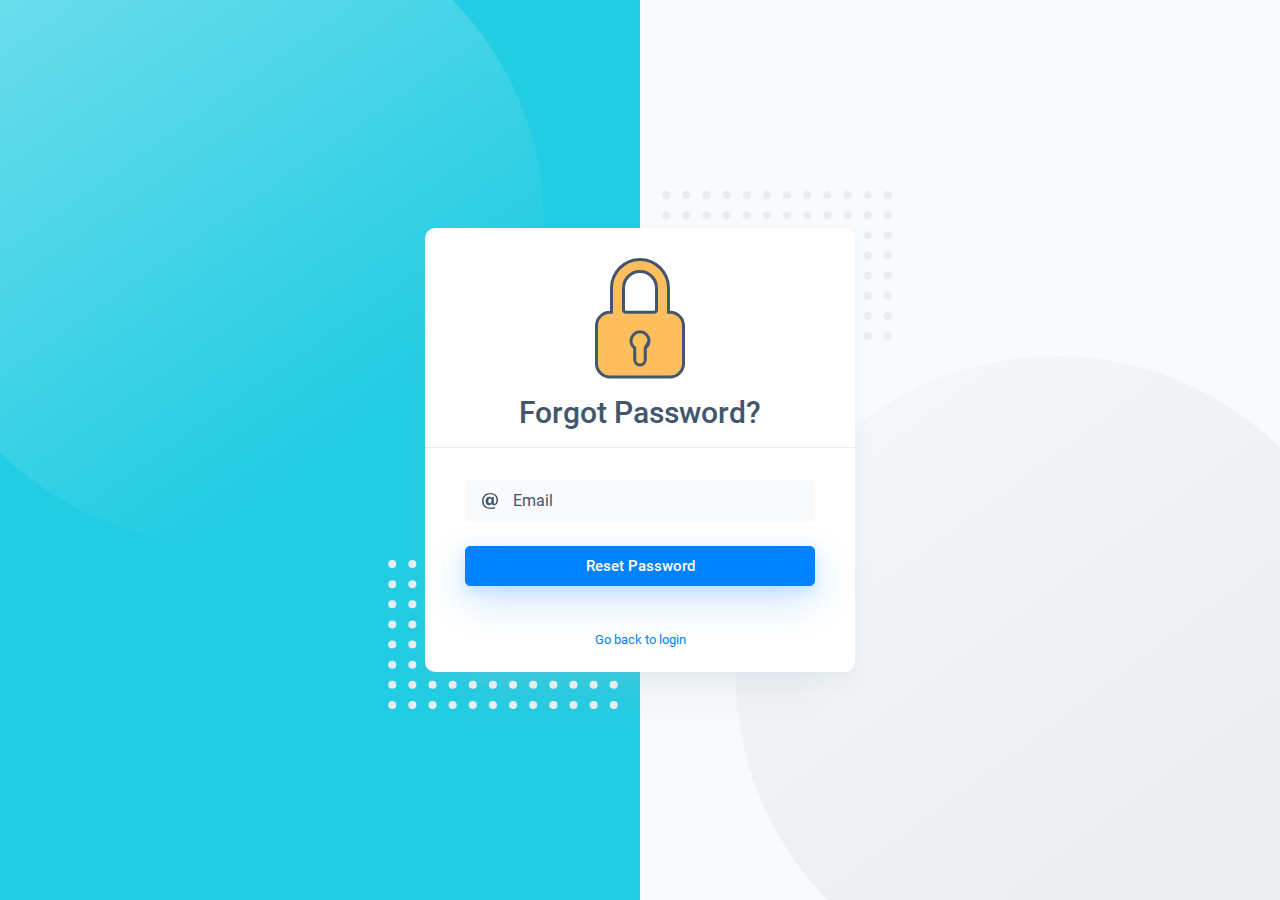
<file: templatebk/HTML/auth-forgot-v2.html>
<!DOCTYPE html>
<html class="no-js" lang="en" data-theme="light">

<head>
    <meta charset="utf-8" />
    <meta http-equiv="X-UA-Compatible" content="IE=edge" />
    <meta name="MobileOptimized" content="320" />
    <meta name="HandheldFriendly" content="True" />
    <meta name="viewport" content="width=device-width, initial-scale=1.0" />
    <title>Arion Admin Dashboard</title>
    <meta name="description" content="Arion — This is the best dashboard" />
    <meta name="msapplication-tap-highlight" content="no" />
    <meta name="mobile-web-app-capable" content="yes" />
    <meta name="application-name" content="Arion — This is the best dashboard" />
    <meta name="apple-mobile-web-app-title" content="Arion Admin Dashboard" />
    <meta name="apple-mobile-web-app-capable" content="yes" />
    <meta name="apple-mobile-web-app-status-bar-style" content="black" />
    <link rel="stylesheet" href="css/bootstrap.min.css" />
    <link rel="stylesheet" href="css/apexcharts.css" />
    <link rel="stylesheet" href="css/tippy/tippy.css" />
    <link rel="stylesheet" href="css/flatpickr.min.css" />
    <link rel="stylesheet" href="css/select2.min.css" />
    <link rel="stylesheet" href="css/quill/quill.snow.css" />
    <link rel="stylesheet" href="css/quill/quill.core.css" />
    <link rel="stylesheet" href="css/filepond.min.css" />
    <link rel="stylesheet" href="css/filepond-plugin-image-preview.min.css" />
    <link rel="stylesheet" href="css/swiper-bundle.min.css" />
    <link rel="stylesheet" href="css/style.css" />
    <link rel="apple-touch-icon" sizes="57x57" href="img/content/favicons/apple-icon-57x57.png" />
    <link rel="apple-touch-icon" sizes="60x60" href="img/content/favicons/apple-icon-60x60.png" />
    <link rel="apple-touch-icon" sizes="72x72" href="img/content/favicons/apple-icon-72x72.png" />
    <link rel="apple-touch-icon" sizes="76x76" href="img/content/favicons/apple-icon-76x76.png" />
    <link rel="apple-touch-icon" sizes="114x114" href="img/content/favicons/apple-icon-114x114.png" />
    <link rel="apple-touch-icon" sizes="120x120" href="img/content/favicons/apple-icon-120x120.png" />
    <link rel="apple-touch-icon" sizes="144x144" href="img/content/favicons/apple-icon-144x144.png" />
    <link rel="apple-touch-icon" sizes="152x152" href="img/content/favicons/apple-icon-152x152.png" />
    <link rel="apple-touch-icon" sizes="180x180" href="img/content/favicons/apple-icon-180x180.png" />
    <link rel="icon" type="image/png" sizes="192x192" href="img/content/favicons/android-icon-192x192.png" />
    <link rel="icon" type="image/png" sizes="32x32" href="img/content/favicons/favicon-32x32.png" />
    <link rel="icon" type="image/png" sizes="96x96" href="img/content/favicons/favicon-96x96.png" />
    <link rel="icon" type="image/png" sizes="16x16" href="img/content/favicons/favicon-16x16.png" />
    <!-- <link rel="manifest" href="img/content/favicons/manifest.json" />-->
    <meta name="msapplication-TileColor" content="#ffffff" />
    <meta name="msapplication-TileImage" content="/ms-icon-144x144.png" />
    <meta name="theme-color" content="#ffffff" />
</head>

<body>
    <svg xmlns="http://www.w3.org/2000/svg" style="border: 0 !important; clip: rect(0 0 0 0) !important; height: 1px !important; margin: -1px !important; overflow: hidden !important; padding: 0 !important; position: absolute !important; width: 1px !important;"
    class="root-svg-symbols-element">
        <symbol id="icon-action" viewBox="0 0 22 22">
            <path d="M14.2 6.6H6.2V5L3 7.8L6.2 10.6V9H14.2V6.6ZM19 13.4L15.8 10.6V12.2H7.8V14.6H15.8V16.2L19 13.4Z" />
        </symbol>
        <symbol id="icon-archive" viewBox="0 0 14 13">
            <path d="M13,5v6a2,2,0,0,1-2,2H3a2,2,0,0,1-2-2V5A1,1,0,0,1,0,4V1A1,1,0,0,1,1,0H13a1,1,0,0,1,1,1V4A1,1,0,0,1,13,5ZM2,11a1,1,0,0,0,1,1h8a1,1,0,0,0,1-1V5H2ZM13,1H1V4H13ZM8.5,8h-3a.5.5,0,0,1,0-1h3a.5.5,0,0,1,0,1Z" />
        </symbol>
        <symbol id="icon-arrow-down" viewBox="0 0 22 22">
            <path d="M7 8H15L11 13L7 8Z" />
        </symbol>
        <symbol id="icon-attachment" viewBox="0 0 22 22">
            <path d="M7.91455 19C6.86045 19 5.87319 18.5469 5.16067 17.8245C3.77883 16.4236 3.39404 13.9787 5.33105 12.0154C6.46505 10.8659 11.01 6.25768 13.278 3.95803C14.0835 3.14169 15.1082 2.82576 16.089 3.09271C17.0534 3.35394 17.8426 4.15477 18.101 5.13194C18.3635 6.12788 18.0529 7.16708 17.2483 7.98343L9.64776 15.6897C9.21405 16.1297 8.72327 16.3901 8.23087 16.4424C7.74254 16.4946 7.27703 16.3363 6.95094 16.0056C6.3607 15.4048 6.27592 14.2774 7.2591 13.2815L12.5973 7.86914C12.8166 7.64709 13.172 7.64709 13.3913 7.86914C13.6106 8.09119 13.6106 8.45201 13.3913 8.67406L8.05233 14.0872C7.5909 14.5542 7.54851 15.0007 7.74498 15.2007C7.8314 15.2873 7.96184 15.3273 8.11266 15.3101C8.34337 15.2864 8.60669 15.1338 8.85371 14.8848L16.4542 7.17933C16.976 6.65034 17.1757 6.02828 17.0167 5.42827C16.8602 4.83642 16.3825 4.35233 15.7996 4.19314C15.2077 4.03232 14.593 4.23559 14.0713 4.76458C11.8033 7.06504 7.2591 11.6725 6.12428 12.8219C4.64381 14.3232 4.99844 16.0514 5.9539 17.0204C6.91018 17.9894 8.61321 18.3502 10.0945 16.8473L18.0415 8.78998C18.2608 8.56793 18.6162 8.56793 18.8355 8.78998C19.0548 9.01202 19.0548 9.37285 18.8355 9.59571L10.8886 17.653C9.95184 18.6016 8.90263 19 7.91455 19Z"
            />
        </symbol>
        <symbol id="icon-back-time" viewBox="0 0 22 22">
            <path d="M12.0118 4C8.21165 4 5.12022 7.04073 5.02789 10.8259V11.0009H3L6.07262 14.325L9.05974 11.0009H6.77537V10.8259C6.86684 8.00622 9.17601 5.75085 12.0118 5.75085C14.9066 5.75085 17.2534 8.10183 17.2534 11.0009C17.2534 13.8999 14.9066 16.2509 12.0118 16.2509C10.8517 16.2509 9.77959 15.871 8.91098 15.2324L7.70895 16.5163C8.89559 17.4451 10.3892 18 12.0118 18C15.8718 18 19 14.8671 19 11.0009C19 7.13463 15.8718 4 12.0118 4ZM11.1569 6.73256V11.0009C11.1569 11.1118 11.18 11.2228 11.2227 11.327C11.2663 11.4311 11.3287 11.5259 11.4074 11.6044L14.1431 14.3361C14.3851 14.1799 14.6134 14.004 14.816 13.8L12.8667 11.8545V6.73256H11.1569Z"
            />
        </symbol>
        <symbol id="icon-bell" viewBox="0 0 22 22">
            <path fill-rule="evenodd" clip-rule="evenodd" d="M10.31 4.757C10.31 4.757 10.314 4.764 10.319 4.782C10.312 4.767 10.309 4.758 10.31 4.757ZM11.824 6.687L11 6.425L10.176 6.687C10.168 6.69 10.155 6.695 10.137 6.703C10.078 6.729 9.978 6.777 9.858 6.851C9.611 7.003 9.329 7.234 9.113 7.564C8.634 8.297 8.635 9.072 8.635 9.38V9.4C8.635 10.049 8.462 11.135 7.933 12.405C7.58 13.255 7.127 14.04 6.786 14.579C7.214 14.645 7.668 14.698 8.045 14.726C8.2 14.738 8.348 14.749 8.49 14.76C9.36 14.827 10.042 14.88 11 14.88C11.958 14.88 12.64 14.827 13.51 14.76C13.652 14.749 13.8 14.738 13.955 14.726C14.332 14.698 14.786 14.645 15.214 14.579C14.872 14.04 14.42 13.255 14.067 12.405C13.538 11.135 13.365 10.049 13.365 9.4V9.38C13.365 9.072 13.366 8.297 12.887 7.564C12.671 7.234 12.389 7.003 12.142 6.851C12.022 6.777 11.922 6.729 11.863 6.703C11.845 6.695 11.832 6.69 11.824 6.687ZM5.791 14.373L5.796 14.376C5.792 14.374 5.791 14.373 5.791 14.373ZM16.209 14.373C16.209 14.373 16.208 14.374 16.204 14.376L16.209 14.373ZM11.681 4.782C11.686 4.764 11.69 4.757 11.69 4.757C11.691 4.758 11.688 4.767 11.681 4.782ZM10.011 3.4C10.467 3 10.888 3 11 3C11.112 3 11.533 3 11.989 3.4C12.446 3.8 12.522 4.6 12.522 4.6C12.522 4.6 13.854 5.023 14.728 6.36C15.572 7.65 15.567 8.982 15.565 9.362V9.4C15.565 9.72 15.665 10.52 16.098 11.56C16.531 12.6 17.163 13.56 17.391 13.88C17.437 13.944 17.488 14.007 17.542 14.072C17.756 14.334 18 14.633 18 15.16C18 15.818 17.62 16.12 17.163 16.36C16.707 16.6 15.185 16.84 14.12 16.92C13.972 16.931 13.828 16.942 13.688 16.953H13.687C12.814 17.021 12.048 17.08 11 17.08C9.952 17.08 9.186 17.021 8.313 16.953H8.312C8.172 16.942 8.028 16.931 7.88 16.92C6.815 16.84 5.293 16.6 4.837 16.36C4.38 16.12 4 15.818 4 15.16C4 14.633 4.244 14.334 4.458 14.072C4.512 14.007 4.563 13.944 4.609 13.88C4.837 13.56 5.469 12.6 5.902 11.56C6.335 10.52 6.435 9.72 6.435 9.4V9.362C6.433 8.982 6.428 7.65 7.272 6.36C8.146 5.023 9.478 4.6 9.478 4.6C9.478 4.6 9.554 3.8 10.011 3.4ZM9.096 17.704C9.096 17.704 9.5 19 11 19C12.5 19 12.905 17.704 12.905 17.704H9.096Z"
            />
        </symbol>
        <symbol id="icon-bill" viewBox="0 0 42 42">
            <path fill-rule="evenodd" clip-rule="evenodd" d="M9.54541 6.36943V35.8611C9.54541 36.1224 9.83734 36.2742 10.0473 36.1222L12.8597 34.0858C13.079 33.9271 13.3735 33.9258 13.5941 34.0828L16.415 36.0907C16.747 36.327 17.1906 36.3243 17.5197 36.084L20.2487 34.0908C20.4697 33.9294 20.7677 33.9288 20.9894 34.0893L23.7566 36.0928C24.0822 36.3286 24.5188 36.333 24.8489 36.1038L27.7776 34.0709C27.9947 33.9202 28.2811 33.9208 28.4975 34.0723L31.4476 36.1372C31.6581 36.2845 31.9454 36.132 31.9454 35.8731V6.36943C31.9454 6.01479 31.6613 5.72729 31.3109 5.72729H10.18C9.82951 5.72729 9.54541 6.01479 9.54541 6.36943ZM12.9721 12.2771C12.9721 11.9225 13.2562 11.635 13.6066 11.635H22.0463C22.3968 11.635 22.6808 11.9225 22.6808 12.2771C22.6808 12.6318 22.3968 12.9193 22.0463 12.9193H13.6066C13.2562 12.9193 12.9721 12.6318 12.9721 12.2771ZM12.9721 14.942C12.9721 14.5873 13.2562 14.2998 13.6066 14.2998H20.1744C20.5248 14.2998 20.8089 14.5873 20.8089 14.942C20.8089 15.2966 20.5248 15.5841 20.1744 15.5841H13.6066C13.2562 15.5841 12.9721 15.2966 12.9721 14.942ZM12.9721 18.4737C12.9721 18.1191 13.2562 17.8316 13.6066 17.8316H22.0463C22.3968 17.8316 22.6808 18.1191 22.6808 18.4737C22.6808 18.8284 22.3968 19.1159 22.0463 19.1159H13.6066C13.2562 19.1159 12.9721 18.8284 12.9721 18.4737ZM12.9721 21.2028C12.9721 20.8481 13.2562 20.5607 13.6066 20.5607H20.1744C20.5248 20.5607 20.8089 20.8481 20.8089 21.2028C20.8089 21.5575 20.5248 21.8449 20.1744 21.8449H13.6066C13.2562 21.8449 12.9721 21.5575 12.9721 21.2028ZM12.9721 24.7345C12.9721 24.3799 13.2562 24.0925 13.6066 24.0925H22.0463C22.3968 24.0925 22.6808 24.3799 22.6808 24.7345C22.6808 25.0891 22.3968 25.3767 22.0463 25.3767H13.6066C13.2562 25.3767 12.9721 25.0891 12.9721 24.7345ZM12.9721 27.4636C12.9721 27.109 13.2562 26.8215 13.6066 26.8215H20.1744C20.5248 26.8215 20.8089 27.109 20.8089 27.4636C20.8089 27.8183 20.5248 28.1057 20.1744 28.1057H13.6066C13.2562 28.1057 12.9721 27.8183 12.9721 27.4636ZM24.8542 12.2771C24.8542 11.9225 25.1384 11.635 25.4888 11.635H28.1381C28.4886 11.635 28.7726 11.9225 28.7726 12.2771C28.7726 12.6318 28.4886 12.9193 28.1381 12.9193H25.4888C25.1384 12.9193 24.8542 12.6318 24.8542 12.2771ZM25.4888 14.2998C25.1384 14.2998 24.8542 14.5873 24.8542 14.942C24.8542 15.2966 25.1384 15.5841 25.4888 15.5841H28.1381C28.4886 15.5841 28.7726 15.2966 28.7726 14.942C28.7726 14.5873 28.4886 14.2998 28.1381 14.2998H25.4888ZM24.8542 18.4737C24.8542 18.1191 25.1384 17.8316 25.4888 17.8316H28.1381C28.4886 17.8316 28.7726 18.1191 28.7726 18.4737C28.7726 18.8284 28.4886 19.1159 28.1381 19.1159H25.4888C25.1384 19.1159 24.8542 18.8284 24.8542 18.4737ZM25.4888 20.5607C25.1384 20.5607 24.8542 20.8481 24.8542 21.2027C24.8542 21.5575 25.1384 21.8449 25.4888 21.8449H28.1381C28.4886 21.8449 28.7726 21.5575 28.7726 21.2027C28.7726 20.8481 28.4886 20.5607 28.1381 20.5607H25.4888ZM24.8542 24.7346C24.8542 24.3799 25.1384 24.0925 25.4888 24.0925H28.1381C28.4886 24.0925 28.7726 24.3799 28.7726 24.7346C28.7726 25.0892 28.4886 25.3767 28.1381 25.3767H25.4888C25.1384 25.3767 24.8542 25.0892 24.8542 24.7346ZM25.4888 26.8215C25.1384 26.8215 24.8542 27.1091 24.8542 27.4637C24.8542 27.8183 25.1384 28.1057 25.4888 28.1057H28.1381C28.4886 28.1057 28.7726 27.8183 28.7726 27.4637C28.7726 27.1091 28.4886 26.8215 28.1381 26.8215H25.4888Z"
            />
        </symbol>
        <symbol id="icon-calendar" viewBox="0 0 22 22">
            <path d="M17.2222 4.77778H16.3333V6.55556H13.6667V4.77778H8.33333V6.55556H5.66667V4.77778H4.77778C3.79911 4.77778 3 5.57778 3 6.55556V17.2222C3 18.2 3.79911 19 4.77778 19H17.2222C18.2 19 19 18.2 19 17.2222V6.55556C19 5.57778 18.2 4.77778 17.2222 4.77778ZM17.2222 17.2222H4.77778V10.1111H17.2222V17.2222ZM7.88889 3H6.11111V6.11111H7.88889V3ZM15.8889 3H14.1111V6.11111H15.8889V3Z"
            />
        </symbol>
        <symbol id="icon-camera" viewBox="0 0 50 50">
            <path d="M25.0002 22.4431C21.9875 22.4431 19.5456 24.9249 19.5456 27.9828C19.5456 31.0408 21.9875 33.5226 25.0002 33.5226C28.0111 33.5226 30.4547 31.0408 30.4547 27.9828C30.4547 24.9249 28.0111 22.4431 25.0002 22.4431ZM39.5456 16.9033H35.182C34.582 16.9033 33.9347 16.4306 33.7475 15.8507L32.6184 12.4142C32.4275 11.8363 31.7838 11.3635 31.182 11.3635H18.8184C18.2184 11.3635 17.5711 11.8363 17.3838 12.4124L16.2529 15.8507C16.0638 16.4306 15.4184 16.9033 14.8184 16.9033H10.4547C8.45472 16.9033 6.81836 18.5652 6.81836 20.5965V37.2158C6.81836 39.247 8.45472 40.909 10.4547 40.909H39.5456C41.5456 40.909 43.182 39.247 43.182 37.2158V20.5965C43.182 18.5652 41.5456 16.9033 39.5456 16.9033ZM25.0002 37.2158C19.9784 37.2158 15.9093 33.0831 15.9093 27.9828C15.9093 22.8826 19.9784 18.7499 25.0002 18.7499C30.0202 18.7499 34.0911 22.8826 34.0911 27.9828C34.0911 33.0831 30.0202 37.2158 25.0002 37.2158ZM38.6365 22.8124C37.9329 22.8124 37.3638 22.2326 37.3638 21.5179C37.3638 20.807 37.9329 20.2253 38.6365 20.2253C39.3402 20.2253 39.9093 20.8051 39.9093 21.5179C39.9093 22.2326 39.3402 22.8124 38.6365 22.8124Z"
            />
        </symbol>
        <symbol id="icon-cart" viewBox="0 0 22 22">
            <path d="M18.4658 8.33345H14.0151L12.4044 9.94411C12.0018 10.3468 11.4658 10.5681 10.8969 10.5681C10.3262 10.5681 9.79111 10.3459 9.38756 9.94322C8.98578 9.54144 8.76356 9.00633 8.76267 8.43656C8.76267 8.40189 8.77156 8.36811 8.77244 8.33345H3.53333C3.23822 8.33345 3 8.57167 3 8.86678V11.0001H19V8.86678C19 8.57167 18.76 8.33345 18.4658 8.33345ZM11.6827 9.22145L16.176 4.72811C16.3849 4.52011 16.3867 4.18322 16.1778 3.97344L15.36 3.15567C15.152 2.94767 14.8142 2.94856 14.6044 3.15567L10.1111 7.64989C9.67733 8.08367 9.67733 8.78767 10.1111 9.22145C10.5449 9.65433 11.248 9.65522 11.6827 9.22145ZM5.50933 17.4632C5.59556 17.8197 5.96711 18.1112 6.33333 18.1112H15.6667C16.0329 18.1112 16.4044 17.8197 16.4907 17.4632L17.8444 11.889H4.15556L5.50933 17.4632Z"
            />
        </symbol>
        <symbol id="icon-chat-messages" viewBox="0 0 22 22">
            <path d="M7.64 12.96V8H4.6C3.72 8 3 8.72 3 9.6V14.4C3 15.28 3.72 16 4.6 16H5.4V18.4L7.8 16H11.8C12.68 16 13.4 15.28 13.4 14.4V12.944C13.3488 12.9552 13.2944 12.9608 13.24 12.9608H7.64V12.96ZM17.4 4H10.2C9.32 4 8.6 4.72 8.6 5.6V12H14.2L16.6 14.4V12H17.4C18.28 12 19 11.2808 19 10.4V5.6C19 4.72 18.28 4 17.4 4Z"
            />
        </symbol>
        <symbol id="icon-chat" viewBox="0 0 22 22">
            <path d="M7.64 12.96V8H4.6C3.72 8 3 8.72 3 9.6V14.4C3 15.28 3.72 16 4.6 16H5.4V18.4L7.8 16H11.8C12.68 16 13.4 15.28 13.4 14.4V12.944C13.3488 12.9552 13.2944 12.9608 13.24 12.9608H7.64V12.96ZM17.4 4H10.2C9.32 4 8.6 4.72 8.6 5.6V12H14.2L16.6 14.4V12H17.4C18.28 12 19 11.2808 19 10.4V5.6C19 4.72 18.28 4 17.4 4Z"
            />
        </symbol>
        <symbol id="icon-checked" viewBox="0 0 14 12">
            <path d="M11.7917 1.2358C12.0798 1.53914 12.0675 2.01865 11.7642 2.30682L5.7036 8.06439C5.40574 8.34735 4.93663 8.34134 4.64613 8.05084L2.22189 5.6266C1.92604 5.33074 1.92604 4.85107 2.22189 4.55522C2.51774 4.25937 2.99741 4.25937 3.29326 4.55522L5.19538 6.45734L10.7206 1.20834C11.024 0.920164 11.5035 0.93246 11.7917 1.2358Z"
            />
        </symbol>
        <symbol id="icon-chevron" viewBox="0 0 24 14">
            <path d="M1.41387 9.81571C2.21327 8.99672 10.6129 0.994835 10.6129 0.994835C11.042 0.557905 11.6004 0.338461 12.1588 0.338461C12.7172 0.338461 13.2756 0.557905 13.7008 0.994835C13.7008 0.994835 22.1043 8.99672 22.8998 9.81571C23.6992 10.6347 23.7541 12.1081 22.8998 12.98C22.0495 13.8539 20.8602 13.9225 19.8158 12.98L12.1588 5.63843L4.50176 12.98C3.45744 13.9225 2.26617 13.8539 1.41387 12.98C0.559601 12.1081 0.612502 10.6347 1.41387 9.81571Z"
            />
        </symbol>
        <symbol id="icon-clipboard" viewBox="0 0 22 22">
            <path fill-rule="evenodd" clip-rule="evenodd" d="M14.365 7L15.3507 4.6C15.9825 4.6 16.5008 5.1032 16.5 5.72V17.88C16.5 18.4952 15.9825 19 15.3499 19H6.14926C5.51672 19 5 18.496 5 17.88V5.72C5 5.1032 5.51672 4.6 6.15008 4.6L7.13587 7H14.365ZM14.4471 4.6L13.7078 6.2H7.79224L7.05372 4.6H8.84456L9.43603 3H12.0648L12.6554 4.6H14.4471ZM7.46458 9.39999H14.0365V10.2H7.46458V9.39999ZM7.46458 15.8H14.0365V16.6H7.46458V15.8ZM14.0365 12.6H7.46458V13.4H14.0365V12.6Z"
            />
        </symbol>
        <symbol id="icon-clock" viewBox="0 0 22 22">
            <path d="M11.0004 3C6.58148 3 3 6.58148 3 10.9996C3 15.4185 6.58148 19 11.0004 19C15.4177 19 19 15.4185 19 10.9996C19 6.58148 15.4177 3 11.0004 3ZM10.9996 17.3326C7.50226 17.3326 4.66658 14.4977 4.66658 10.9996C4.66658 7.50227 7.50143 4.66658 10.9996 4.66658C14.4969 4.66658 17.3334 7.50143 17.3334 10.9996C17.3334 14.4969 14.4969 17.3326 10.9996 17.3326ZM12 6H10.3334V11.2039L7.37857 12.9105L8.21186 14.3537L11.6409 12.373C11.8392 12.2588 12 11.9789 12 11.7497C12 8.90718 12 9.70745 12 6Z"
            />
        </symbol>
        <symbol id="icon-comments" viewBox="0 0 22 22">
            <path d="M3 5.60714V14.4464C3 15.3175 3.7328 16.0536 4.6 16.0536H6.73333V18.7321C6.73333 18.8428 6.80107 18.9421 6.90373 18.9821C6.9352 18.9944 6.96773 19 7 19C7.0736 19 7.1456 18.9695 7.19733 18.9124L9.78453 16.0536H17.4C18.2672 16.0536 19 15.3175 19 14.4464V5.60714C19 4.73607 18.2672 4 17.4 4H4.6C3.7328 4 3 4.73607 3 5.60714ZM13.6667 9.89286C13.6667 9.30196 14.1451 8.82143 14.7333 8.82143C15.3216 8.82143 15.8 9.30196 15.8 9.89286C15.8 10.4837 15.3216 10.9643 14.7333 10.9643C14.1451 10.9643 13.6667 10.4837 13.6667 9.89286ZM9.93333 9.89286C9.93333 9.30196 10.4117 8.82143 11 8.82143C11.5883 8.82143 12.0667 9.30196 12.0667 9.89286C12.0667 10.4837 11.5883 10.9643 11 10.9643C10.4117 10.9643 9.93333 10.4837 9.93333 9.89286ZM6.2 9.89286C6.2 9.30196 6.6784 8.82143 7.26667 8.82143C7.85493 8.82143 8.33333 9.30196 8.33333 9.89286C8.33333 10.4837 7.85493 10.9643 7.26667 10.9643C6.6784 10.9643 6.2 10.4837 6.2 9.89286Z"
            />
        </symbol>
        <symbol id="icon-contacts" viewBox="0 0 22 22">
            <path d="M18.2 6H3.8C3.3576 6 3 6.3576 3 6.8V16.4C3 16.8416 3.3576 17.2 3.8 17.2H18.2C18.6424 17.2 19 16.8416 19 16.4V6.8C19 6.3584 18.6424 6 18.2 6ZM13.4 9.2H16.6V10H13.4V9.2ZM11.8 15.4424C11.6968 15.3608 11.5656 15.2816 11.3768 15.2C10.4328 14.7936 9.008 14.192 9.008 13.4592C9.008 13.0184 9.2952 13.1624 9.4224 12.356C9.4752 12.0216 9.7304 12.3504 9.7784 11.5872C9.7784 11.2832 9.6392 11.2072 9.6392 11.2072C9.6392 11.2072 9.7096 10.7576 9.7376 10.4104C9.7664 10.048 9.5608 8.9704 8.716 8.7328C8.5672 8.5824 8.4672 8.644 8.9224 8.4032C7.9272 8.356 7.6952 8.8768 7.1656 9.26C6.7144 9.596 6.592 10.128 6.6144 10.4112C6.644 10.7576 6.7144 11.208 6.7144 11.208C6.7144 11.208 6.5744 11.2832 6.5744 11.5872C6.6232 12.3504 6.8784 12.0216 6.9304 12.356C7.0568 13.1624 7.3456 13.0184 7.3456 13.4592C7.3456 14.192 5.9208 14.7936 4.9768 15.2C4.8144 15.2704 4.6976 15.3384 4.6 15.408V7.6H11.8V15.4424ZM17.4 12.4H13.4V11.6H17.4V12.4Z"
            />
        </symbol>
        <symbol id="icon-credit-card" viewBox="0 0 22 22">
            <path d="M17.4 6H4.6C3.7192 6 3 6.70714 3 7.57143V15.4286C3 16.2929 3.7192 17 4.6 17H17.4C18.28 17 19 16.2929 19 15.4286V7.57143C19 6.70714 18.28 6 17.4 6ZM17.4 15.4286H4.6V10.7143H17.4V15.4286ZM17.4 8.35714H4.6V7.57143H17.4V8.35714ZM6.2 12.3643V12.8357H6.68V12.3643H6.2ZM9.08 13.3064V13.7786H10.04V13.3064H10.52V12.8349H11V12.3635H10.04V12.8349H9.5592V13.3064H9.08ZM11 13.7786V13.3064H10.5192V13.7786H11ZM8.6 13.7786V13.3064H7.64V13.7786H8.6ZM9.08 12.8349H9.56V12.3635H8.6V13.3056H9.08V12.8349ZM7.1592 13.3064H7.64V12.8349H8.12V12.3635H7.16V12.8349H6.68V13.3064H6.2V13.7786H7.1592V13.3064Z"
            />
        </symbol>
        <symbol id="icon-cross" viewBox="0 0 14 14">
            <path d="M4.91 3.992C5.14252 4.21583 7.41432 6.56773 7.41432 6.56773C7.53837 6.68788 7.60068 6.84423 7.60068 7.00058C7.60068 7.15694 7.53837 7.31329 7.41432 7.43234C7.41432 7.43234 5.14252 9.78533 4.91 10.0081C4.67747 10.2319 4.25916 10.2473 4.01162 10.0081C3.76352 9.76997 3.74405 9.43696 4.01162 9.14455L6.09596 7.00058L4.01162 4.85661C3.74405 4.5642 3.76352 4.23065 4.01162 3.992C4.25916 3.75281 4.67747 3.76762 4.91 3.992Z"
            />
            <path d="M9.08999 3.992C8.85747 4.21583 6.58566 6.56773 6.58566 6.56773C6.46162 6.68788 6.39931 6.84423 6.39931 7.00058C6.39931 7.15694 6.46162 7.31329 6.58566 7.43234C6.58566 7.43234 8.85747 9.78533 9.08999 10.0081C9.32251 10.2319 9.74083 10.2473 9.98837 10.0081C10.2365 9.76997 10.2559 9.43696 9.98837 9.14455L7.90402 7.00058L9.98837 4.85661C10.2559 4.5642 10.2365 4.23065 9.98837 3.992C9.74083 3.75281 9.32251 3.76762 9.08999 3.992Z"
            />
        </symbol>
        <symbol id="icon-dashboard" viewBox="0 0 22 22">
            <path d="M17.4 5H4.6C3.72 5 3 5.675 3 6.5V15.5C3 16.325 3.72 17 4.6 17H17.4C18.28 17 19 16.325 19 15.5V6.5C19 5.675 18.28 5 17.4 5ZM6.6 6.3125C6.9312 6.3125 7.2 6.5645 7.2 6.875C7.2 7.1855 6.9312 7.4375 6.6 7.4375C6.2688 7.4375 6 7.1855 6 6.875C6 6.5645 6.2688 6.3125 6.6 6.3125ZM4.4 6.875C4.4 6.5645 4.6688 6.3125 5 6.3125C5.3312 6.3125 5.6 6.5645 5.6 6.875C5.6 7.1855 5.3312 7.4375 5 7.4375C4.6688 7.4375 4.4 7.1855 4.4 6.875ZM17.4 15.5H4.6V8.75H17.4V15.5ZM17.4 7.25H7.8V6.5H17.4152L17.4 7.25Z"
            />
        </symbol>
        <symbol id="icon-detail" viewBox="0 0 22 22">
            <path d="M11.0004 3C6.58148 3 3 6.58148 3 10.9996C3 15.4185 6.58148 19 11.0004 19C15.4177 19 19 15.4185 19 10.9996C19 6.58148 15.4177 3 11.0004 3ZM11.747 5.88818C12.527 5.88818 12.7562 6.34066 12.7562 6.85813C12.7562 7.50393 12.2395 8.1014 11.3571 8.1014C10.6188 8.1014 10.2671 7.73059 10.2888 7.11645C10.2888 6.59898 10.7213 5.88818 11.747 5.88818ZM9.74882 15.791C9.21551 15.791 8.82636 15.4669 9.19884 14.0461L9.80965 11.5254C9.91547 11.1221 9.93297 10.9604 9.80965 10.9604C9.65049 10.9604 8.95802 11.2387 8.54971 11.5137L8.28389 11.0779C9.57966 9.99547 11.0696 9.3605 11.707 9.3605C12.2404 9.3605 12.3287 9.99047 12.0629 10.9604L11.3629 13.6103C11.2387 14.0786 11.2921 14.2402 11.4162 14.2402C11.5762 14.2402 12.0995 14.0469 12.6145 13.6411L12.9162 14.0461C11.6554 15.306 10.2813 15.791 9.74882 15.791Z"
            />
        </symbol>
        <symbol id="icon-details" viewBox="0 0 22 22">
            <path fill-rule="evenodd" clip-rule="evenodd" d="M7.44444 10.1111C7.44444 9.74292 7.74292 9.44444 8.11111 9.44444H14.3333C14.7015 9.44444 15 9.74292 15 10.1111C15 10.4793 14.7015 10.7778 14.3333 10.7778H8.11111C7.74292 10.7778 7.44444 10.4793 7.44444 10.1111ZM7.44444 12.7778C7.44444 12.4096 7.74292 12.1111 8.11111 12.1111H14.3333C14.7015 12.1111 15 12.4096 15 12.7778C15 13.146 14.7015 13.4444 14.3333 13.4444H8.11111C7.74292 13.4444 7.44444 13.146 7.44444 12.7778ZM7.44444 15.4444C7.44444 15.0763 7.74292 14.7778 8.11111 14.7778H11.2222C11.5904 14.7778 11.8889 15.0763 11.8889 15.4444C11.8889 15.8126 11.5904 16.1111 11.2222 16.1111H8.11111C7.74292 16.1111 7.44444 15.8126 7.44444 15.4444ZM11.4444 4.33333H6.33333V17.6667H16.1111V9C16.1111 9 12.9757 9 12.4578 9C11.9399 9 11.4444 8.47204 11.4444 8.00978C11.4444 7.54752 11.4444 4.33333 11.4444 4.33333ZM17.4444 8.33333V18.1111C17.4444 18.602 17.0465 19 16.5556 19H5.88889C5.39797 19 5 18.602 5 18.1111V3.88889C5 3.39797 5.39797 3 5.88889 3H12.1111L17.4444 8.33333Z"
            />
        </symbol>
        <symbol id="icon-doc" viewBox="0 0 31 40">
            <path fill-rule="evenodd" clip-rule="evenodd" d="M2.49998 0H19.7412L30.9999 11.215V37.5C30.9999 38.8812 29.88 40 28.4999 40H2.49998C1.11994 40 0 38.8812 0 37.5V2.49998C0 1.11877 1.12007 0 2.49998 0Z" fill="#26A6D1" />
            <path fill-rule="evenodd" clip-rule="evenodd" d="M30.9638 11.25H22.25C20.8699 11.25 19.75 10.1301 19.75 8.75004V0.0250244L30.9638 11.25Z" fill="#1E7EA0" />
            <path d="M5.7923 24C5.55897 24 5.37897 23.9367 5.2523 23.81C5.12564 23.6833 5.0623 23.5033 5.0623 23.27V17.68C5.0623 17.4467 5.12564 17.2667 5.2523 17.14C5.37897 17.0133 5.55897 16.95 5.7923 16.95H7.8023C8.56897 16.95 9.22897 17.09 9.78231 17.37C10.3356 17.65 10.759 18.0533 11.0523 18.58C11.3456 19.1067 11.4923 19.7367 11.4923 20.47C11.4923 21.2033 11.3456 21.8367 11.0523 22.37C10.7656 22.8967 10.3456 23.3 9.79231 23.58C9.23897 23.86 8.57564 24 7.8023 24H5.7923ZM7.6923 22.74C9.1923 22.74 9.9423 21.9833 9.9423 20.47C9.9423 18.9633 9.1923 18.21 7.6923 18.21H6.6223V22.74H7.6923ZM15.9293 24.09C15.2293 24.09 14.6193 23.9433 14.0993 23.65C13.5859 23.35 13.1893 22.93 12.9093 22.39C12.6293 21.8433 12.4893 21.2033 12.4893 20.47C12.4893 19.7367 12.6293 19.1 12.9093 18.56C13.1893 18.0133 13.5859 17.5933 14.0993 17.3C14.6193 17.0067 15.2293 16.86 15.9293 16.86C16.6293 16.86 17.2359 17.0067 17.7493 17.3C18.2693 17.5933 18.6693 18.0133 18.9493 18.56C19.2293 19.1 19.3693 19.7367 19.3693 20.47C19.3693 21.2033 19.2293 21.8433 18.9493 22.39C18.6693 22.93 18.2693 23.35 17.7493 23.65C17.2359 23.9433 16.6293 24.09 15.9293 24.09ZM15.9293 22.88C16.5159 22.88 16.9759 22.6733 17.3093 22.26C17.6493 21.8467 17.8193 21.25 17.8193 20.47C17.8193 19.69 17.6526 19.0967 17.3193 18.69C16.9859 18.2767 16.5226 18.07 15.9293 18.07C15.3359 18.07 14.8726 18.2767 14.5393 18.69C14.2126 19.0967 14.0493 19.69 14.0493 20.47C14.0493 21.25 14.2159 21.8467 14.5493 22.26C14.8826 22.6733 15.3426 22.88 15.9293 22.88ZM23.8004 24.09C23.107 24.09 22.5004 23.9433 21.9804 23.65C21.4604 23.3567 21.0604 22.9367 20.7804 22.39C20.5004 21.8433 20.3604 21.2033 20.3604 20.47C20.3604 19.7367 20.5004 19.1 20.7804 18.56C21.0604 18.0133 21.4604 17.5933 21.9804 17.3C22.5004 17.0067 23.107 16.86 23.8004 16.86C24.6737 16.86 25.427 17.1 26.0604 17.58C26.1604 17.66 26.2304 17.74 26.2704 17.82C26.3104 17.9 26.3304 18 26.3304 18.12C26.3304 18.2933 26.2804 18.4433 26.1804 18.57C26.087 18.69 25.9704 18.75 25.8304 18.75C25.737 18.75 25.6537 18.74 25.5804 18.72C25.5137 18.6933 25.437 18.65 25.3504 18.59C25.0837 18.4167 24.837 18.2933 24.6104 18.22C24.3837 18.14 24.1404 18.1 23.8804 18.1C23.2404 18.1 22.757 18.3 22.4304 18.7C22.1104 19.0933 21.9504 19.6833 21.9504 20.47C21.9504 22.0567 22.5937 22.85 23.8804 22.85C24.127 22.85 24.3604 22.8133 24.5804 22.74C24.8004 22.66 25.057 22.5333 25.3504 22.36C25.4504 22.3 25.5337 22.26 25.6004 22.24C25.667 22.2133 25.7437 22.2 25.8304 22.2C25.9704 22.2 26.087 22.2633 26.1804 22.39C26.2804 22.51 26.3304 22.6567 26.3304 22.83C26.3304 22.95 26.307 23.0533 26.2604 23.14C26.2204 23.22 26.1537 23.2967 26.0604 23.37C25.427 23.85 24.6737 24.09 23.8004 24.09Z"
            fill="white" />
        </symbol>
        <symbol id="icon-dot" viewBox="0 0 9 21">
            <circle cx="1.5" cy="19.5" r="1.5" transform="rotate(-90 1.5 19.5)" />
            <circle cx="1.5" cy="13.5" r="1.5" transform="rotate(-90 1.5 13.5)" />
            <circle cx="1.5" cy="7.5" r="1.5" transform="rotate(-90 1.5 7.5)" />
            <circle cx="1.5" cy="1.5" r="1.5" transform="rotate(-90 1.5 1.5)" />
            <circle cx="7.5" cy="19.5" r="1.5" transform="rotate(-90 7.5 19.5)" />
            <circle cx="7.5" cy="13.5" r="1.5" transform="rotate(-90 7.5 13.5)" />
            <circle cx="7.5" cy="7.5" r="1.5" transform="rotate(-90 7.5 7.5)" />
            <circle cx="7.5" cy="1.5" r="1.5" transform="rotate(-90 7.5 1.5)" />
        </symbol>
        <symbol id="icon-dots" viewBox="0 0 25 25">
            <path d="M10.2273 12.499C10.2273 13.6996 11.2006 14.6739 12.4012 14.6739C13.6018 14.6739 14.5751 13.6996 14.5751 12.499C14.5751 11.2984 13.6018 10.3261 12.4012 10.3261C11.2006 10.3261 10.2273 11.2984 10.2273 12.499ZM10.2273 19.416C10.2273 20.6166 11.2006 21.5909 12.4012 21.5909C13.6018 21.5909 14.5751 20.6166 14.5751 19.416C14.5751 18.2154 13.6008 17.2431 12.4012 17.2431C11.2016 17.2431 10.2273 18.2154 10.2273 19.416ZM10.2273 5.58202C10.2273 6.78261 11.2006 7.75692 12.4012 7.75692C13.6018 7.75692 14.5751 6.78261 14.5751 5.58202C14.5751 4.38143 13.6018 3.40909 12.4012 3.40909C11.2006 3.40909 10.2273 4.38143 10.2273 5.58202Z"
            />
        </symbol>
        <symbol id="icon-download" viewBox="0 0 22 22">
            <path d="M17.1765 8.64706H13.4118V3H7.76471V8.64706H4L10.5882 15.2353L17.1765 8.64706ZM4 17.1176V19H17.1765V17.1176H4Z" />
        </symbol>
        <symbol id="icon-drafts" viewBox="0 0 22 22">
            <path d="M17.8736 4.12588C16.5627 2.81406 15.5782 3.01042 15.5782 3.01042L10.0763 8.51223L3.91818 14.6695L3 18.9986L7.32999 18.0804L13.4882 11.9249L18.99 6.42314C18.989 6.42314 19.1863 5.4386 17.8736 4.12588ZM7.07272 17.5604L5.59636 17.8786C5.45454 17.6122 5.28272 17.3458 4.96909 17.0313C4.65454 16.7168 4.38818 16.5468 4.12182 16.4031L4.44 14.9277L4.86727 14.5013C4.86727 14.5013 5.66999 14.5177 6.57726 15.4249C7.48363 16.3304 7.5009 17.1349 7.5009 17.1349L7.07272 17.5604Z"
            />
        </symbol>
        <symbol id="icon-duplicate" viewBox="0 0 14 14">
            <path d="M12,11H5A2,2,0,0,1,3,9V2A2,2,0,0,1,5,0h7a2,2,0,0,1,2,2V9A2,2,0,0,1,12,11Zm1-9a1,1,0,0,0-1-1H5A1,1,0,0,0,4,2V9a1,1,0,0,0,1,1h7a1,1,0,0,0,1-1ZM9,8H8V6H6V5H8V3H9V5h2V6H9ZM2,13H9a1,1,0,0,0,1-1h1a2,2,0,0,1-2,2H2a2,2,0,0,1-2-2V5A2,2,0,0,1,2,3V4A1,1,0,0,0,1,5v7A1,1,0,0,0,2,13Z"
            />
        </symbol>
        <symbol id="icon-email-2" viewBox="0 0 22 22">
            <path d="M14.8417 12.8131C14.8417 13.514 15.0408 13.7935 15.5617 13.7935C16.7225 13.7935 17.4617 12.3125 17.4617 9.84939C17.4617 6.08469 14.7217 4.28244 11.3008 4.28244C7.78167 4.28244 4.58083 6.64539 4.58083 11.111C4.58083 15.3763 7.38083 17.6992 11.6808 17.6992C13.1408 17.6992 14.1208 17.539 15.62 17.0384L15.9417 18.3792C14.4617 18.8607 12.88 19 11.6608 19C6.02083 19 3 15.8961 3 11.1101C3 6.2841 6.50083 3 11.3208 3C16.3408 3 19 6.00375 19 9.68836C19 12.8123 18.0208 15.1952 14.9408 15.1952C13.54 15.1952 12.6208 14.6345 12.5008 13.3922C12.1408 14.7739 11.1808 15.1952 9.88 15.1952C8.14 15.1952 6.68 13.8527 6.68 11.1502C6.68 8.42678 7.96083 6.74468 10.2608 6.74468C11.4808 6.74468 12.2408 7.22528 12.5792 7.98623L13.16 6.92491H14.84V12.8131H14.8417ZM12.3825 10.1698C12.3825 9.06925 11.5617 8.60784 10.8817 8.60784C10.1417 8.60784 9.3225 9.20776 9.3225 10.9708C9.3225 12.3725 9.9425 13.1535 10.8817 13.1535C11.5417 13.1535 12.3825 12.733 12.3825 11.5715V10.1698Z"
            />
        </symbol>
        <symbol id="icon-email" viewBox="0 0 22 22">
            <path d="M17.4 5H4.6C3.72 5 3.008 5.74483 3.008 6.65517L3 15.3448C3 16.2552 3.72 17 4.6 17H17.4C18.28 17 19 16.2552 19 15.3448V6.65517C19 5.74483 18.28 5 17.4 5ZM16.6 15.3448H5.4C4.96 15.3448 4.6 14.9724 4.6 14.5172V8.31034L10.152 11.9021C10.672 12.2414 11.328 12.2414 11.848 11.9021L17.4 8.31034V14.5172C17.4 14.9724 17.04 15.3448 16.6 15.3448ZM11 10.7931L4.6 6.65517H17.4L11 10.7931Z"
            />
        </symbol>
        <symbol id="icon-emoji" viewBox="0 0 22 22">
            <path d="M11 3C6.58167 3 3 6.58167 3 11C3 15.4183 6.58167 19 11 19C15.4175 19 19 15.4183 19 10.9992C19 6.58167 15.4175 3 11 3ZM11 17.3325C7.5025 17.3325 4.66667 14.4975 4.66667 10.9992C4.66667 7.50083 7.50167 4.66667 11 4.66667C14.4975 4.66667 17.3342 7.50167 17.3342 11C17.3342 14.4983 14.4975 17.3325 11 17.3325ZM8.9175 10.7917C9.6075 10.7917 10.1667 10.1392 10.1667 9.33333C10.1667 8.5275 9.60667 7.875 8.91667 7.875C8.22667 7.875 7.66667 8.5275 7.66667 9.33333C7.66667 10.1392 8.22667 10.7917 8.9175 10.7917ZM13.0833 10.7917C13.7742 10.7917 14.3333 10.1392 14.3333 9.33333C14.3333 8.5275 13.7733 7.875 13.0833 7.875C12.3933 7.875 11.8333 8.52833 11.8333 9.33333C11.8333 10.1383 12.3933 10.7917 13.0833 10.7917ZM14.6175 12.1133C14.315 11.9583 13.9383 12.0775 13.7775 12.38C13.7492 12.435 13.0533 13.7075 11.0008 13.7075C8.95833 13.7075 8.25833 12.4467 8.22333 12.3808C8.06667 12.0767 7.69667 11.9525 7.38667 12.1067C7.07833 12.2617 6.95333 12.6367 7.1075 12.9458C7.14917 13.0283 8.1475 14.9575 11.0008 14.9575C13.855 14.9575 14.8517 13.0275 14.8925 12.945C15.0458 12.6392 14.9225 12.27 14.6175 12.1133Z"
            />
        </symbol>
        <symbol id="icon-file-empty" viewBox="0 0 31 40">
            <path fill-rule="evenodd" clip-rule="evenodd" d="M2.49998 0H19.7412L30.9999 11.215V37.5C30.9999 38.8812 29.88 40 28.4999 40H2.49998C1.11994 40 0 38.8812 0 37.5V2.49998C0 1.11877 1.12007 0 2.49998 0Z" fill="#B3C0CE" />
            <path fill-rule="evenodd" clip-rule="evenodd" d="M30.9638 11.25H22.25C20.8699 11.25 19.75 10.1301 19.75 8.75004V0.0250244L30.9638 11.25Z" fill="#8697A8" />
            <path d="M14.8278 23.55C14.4612 23.55 14.1695 23.425 13.9528 23.175C13.7528 22.925 13.6528 22.5917 13.6528 22.175C13.6528 21.325 13.8028 20.6167 14.1028 20.05C14.4195 19.4833 14.8778 18.8583 15.4778 18.175C15.9278 17.6583 16.2528 17.2333 16.4528 16.9C16.6695 16.55 16.7778 16.1583 16.7778 15.725C16.7778 15.2583 16.6028 14.8917 16.2528 14.625C15.9195 14.3417 15.4612 14.2 14.8778 14.2C14.3445 14.2 13.8445 14.3083 13.3778 14.525C12.9278 14.7417 12.3195 15.075 11.5528 15.525C11.0695 15.7917 10.6695 15.925 10.3528 15.925C10.0028 15.925 9.70283 15.775 9.45283 15.475C9.2195 15.1583 9.10283 14.7833 9.10283 14.35C9.10283 14.05 9.15283 13.8 9.25283 13.6C9.3695 13.3833 9.5445 13.1833 9.77783 13C10.5112 12.4167 11.3528 11.9667 12.3028 11.65C13.2695 11.3167 14.2362 11.15 15.2028 11.15C16.2362 11.15 17.1612 11.3333 17.9778 11.7C18.8112 12.0667 19.4528 12.575 19.9028 13.225C20.3695 13.8583 20.6028 14.575 20.6028 15.375C20.6028 15.9917 20.4778 16.5583 20.2278 17.075C19.9945 17.575 19.7112 18.0167 19.3778 18.4C19.0445 18.7667 18.5945 19.225 18.0278 19.775C17.3945 20.3583 16.9195 20.85 16.6028 21.25C16.2862 21.6333 16.0862 22.0667 16.0028 22.55C15.9362 22.8667 15.7945 23.1167 15.5778 23.3C15.3778 23.4667 15.1278 23.55 14.8278 23.55ZM14.8778 29.15C14.2612 29.15 13.7528 28.95 13.3528 28.55C12.9528 28.1333 12.7528 27.6167 12.7528 27C12.7528 26.3833 12.9528 25.875 13.3528 25.475C13.7528 25.0583 14.2612 24.85 14.8778 24.85C15.4778 24.85 15.9778 25.0583 16.3778 25.475C16.7778 25.875 16.9778 26.3833 16.9778 27C16.9778 27.6167 16.7778 28.1333 16.3778 28.55C15.9778 28.95 15.4778 29.15 14.8778 29.15Z"
            fill="white" />
        </symbol>
        <symbol id="icon-flag" viewBox="0 0 22 22">
            <path d="M18.9343 6.18591C10.6329 18.2464 13.4747 5.9548 6.4569 11.8366L8.05247 18.1113H6.25779L3 5.30236L4.64445 4.71213C12.5103 -1.0399 8.40269 9.88549 18.5441 5.8268C18.8676 5.69613 19.1263 5.9068 18.9343 6.18591Z" />
        </symbol>
        <symbol id="icon-folder" viewBox="0 0 22 22">
            <path d="M17.7296 7.24105C17.6407 6.88876 17.2051 6.60132 16.7608 6.60132H11.305C10.8615 6.60132 10.2402 6.34671 9.92631 6.03525L9.44912 5.56447C9.13526 5.25301 8.51475 5 8.07118 5H5.46503C5.02067 5 4.61714 5.3579 4.5683 5.79586L4.3345 8.20264H17.8905L17.7296 7.24105ZM18.5358 9.0033H3.46418C3.19036 9.0033 2.97578 9.2387 3.0022 9.51172L3.74121 17.2533C3.77084 17.5688 4.03666 17.8106 4.35452 17.8106H17.6455C17.9633 17.8106 18.2284 17.5688 18.2588 17.2533L18.9978 9.51172C19.0242 9.2387 18.8096 9.0033 18.5358 9.0033Z"
            />
        </symbol>
        <symbol id="icon-grid" viewBox="0 0 22 22">
            <path fill-rule="evenodd" clip-rule="evenodd" d="M8.33333 3H4.33333C3.596 3 3 3.596 3 4.33333V8.33333C3 9.06933 3.596 9.66667 4.33333 9.66667H8.33333C9.07067 9.66667 9.66667 9.06933 9.66667 8.33333V4.33333C9.66667 3.59733 9.07067 3 8.33333 3ZM17.6667 3H13.6667C12.9293 3 12.3333 3.596 12.3333 4.33333V8.33333C12.3333 9.06933 12.9293 9.66667 13.6667 9.66667H17.6667C18.404 9.66667 19 9.06933 19 8.33333V4.33333C19 3.59733 18.404 3 17.6667 3ZM8.33333 12.3333H4.33333C3.596 12.3333 3 12.9293 3 13.6667V17.6667C3 18.4027 3.596 19 4.33333 19H8.33333C9.07067 19 9.66667 18.4027 9.66667 17.6667V13.6667C9.66667 12.9307 9.07067 12.3333 8.33333 12.3333ZM17.6667 12.3333H13.6667C12.9293 12.3333 12.3333 12.9293 12.3333 13.6667V17.6667C12.3333 18.4027 12.9293 19 13.6667 19H17.6667C18.404 19 19 18.4027 19 17.6667V13.6667C19 12.9307 18.404 12.3333 17.6667 12.3333Z"
            />
        </symbol>
        <symbol id="icon-help" viewBox="0 0 16 16">
            <path d="M7.99982 2.18188C4.78649 2.18188 2.18164 4.78673 2.18164 8.00007C2.18164 11.2134 4.78649 13.8182 7.99982 13.8182C11.2126 13.8182 13.818 11.2134 13.818 7.99946C13.818 4.78673 11.2126 2.18188 7.99982 2.18188ZM7.90831 11.3934H7.8774C7.40346 11.3795 7.06891 11.0298 7.08285 10.5625C7.09619 10.1031 7.43861 9.76916 7.89679 9.76916L7.92467 9.77037C8.41194 9.78431 8.74285 10.1304 8.72891 10.611C8.71497 11.0716 8.37861 11.3934 7.90831 11.3934ZM9.90285 7.43522C9.79134 7.59279 9.54649 7.79037 9.2374 8.03098L8.89679 8.26552C8.71013 8.41098 8.5974 8.54855 8.55558 8.68249C8.52164 8.78795 8.50588 8.81643 8.50285 9.03158V9.08613H7.20285L7.20649 8.97582C7.22285 8.52492 7.23376 8.25825 7.42103 8.03825C7.71497 7.69401 8.36346 7.27582 8.39073 7.25825C8.48407 7.18855 8.56225 7.10916 8.62043 7.0237C8.75679 6.83522 8.81679 6.68734 8.81679 6.5431C8.81679 6.34067 8.7574 6.1534 8.63922 5.98795C8.52528 5.82673 8.30891 5.74673 7.99619 5.74673C7.68588 5.74673 7.47316 5.84492 7.34649 6.04734C7.21558 6.25401 7.14952 6.47158 7.14952 6.69401V6.74976H5.80952L5.81194 6.69158C5.84649 5.87158 6.13982 5.28067 6.68164 4.93582C7.02285 4.71704 7.4477 4.60613 7.94285 4.60613C8.59013 4.60613 9.138 4.7637 9.56831 5.07401C10.0053 5.38855 10.2265 5.86007 10.2265 6.47461C10.2259 6.81825 10.1174 7.14128 9.90285 7.43522Z"
            />
        </symbol>
        <symbol id="icon-home" viewBox="0 0 18 18">
            <path d="M15.2511 9.74455H14.0459V14.0155C14.0459 14.3322 13.9061 14.7273 13.3251 14.7273H10.4417V10.4564H7.55838V14.7273H4.67504C4.09405 14.7273 3.95421 14.3322 3.95421 14.0155V9.74455H2.74897C2.31791 9.74455 2.41018 9.51393 2.70572 9.21212L8.4897 3.49481C8.63027 3.35102 8.8148 3.27984 9.00005 3.27272C9.18531 3.27984 9.36984 3.35031 9.51041 3.49481L15.2937 9.2114C15.5899 9.51393 15.6822 9.74455 15.2511 9.74455Z"
            />
        </symbol>
        <symbol id="icon-import" viewBox="0 0 22 22">
            <path d="M18.2727 12.8909H16.0909V9.07981C16.0911 9.07336 16.0919 9.06705 16.0919 9.06061C16.0919 8.88577 16.0295 8.72591 15.9267 8.60048C15.9257 8.59922 15.9247 8.59792 15.9236 8.59665C15.9102 8.58056 15.8961 8.56514 15.8814 8.55021C15.8792 8.54807 15.8771 8.54589 15.875 8.54376C15.8686 8.53741 15.8626 8.53057 15.856 8.52446L10.5447 3.21314C10.5449 3.21338 10.5445 3.21295 10.5447 3.21314C10.5298 3.19825 10.5135 3.18371 10.4976 3.17033C10.4926 3.16611 10.4874 3.16218 10.4823 3.15806C10.4706 3.1488 10.4588 3.13988 10.4466 3.13139C10.4406 3.12718 10.4345 3.12301 10.4284 3.11898C10.4156 3.11059 10.4025 3.10274 10.3892 3.09522C10.3839 3.09217 10.3787 3.08887 10.3732 3.08596C10.3556 3.07656 10.3376 3.06793 10.3194 3.06002C10.312 3.05682 10.3043 3.05401 10.2968 3.05105C10.2847 3.04625 10.2725 3.04175 10.2601 3.03762C10.2516 3.03481 10.2432 3.0321 10.2346 3.02958C10.2206 3.0255 10.2064 3.02192 10.1921 3.01867C10.1858 3.01726 10.1796 3.01547 10.1731 3.01416C10.1528 3.01008 10.1322 3.00708 10.1116 3.0048C10.1053 3.00407 10.0989 3.00368 10.0925 3.0031C10.0754 3.0016 10.0583 3.00078 10.0411 3.00048C10.0375 3.00048 10.034 3 10.0303 3H3.72727C3.32562 3 3 3.32562 3 3.72727V18.2727C3 18.6744 3.32562 19 3.72727 19H15.3636C15.7653 19 16.0909 18.6744 16.0909 18.2727V14.3455H18.2727C18.6744 14.3455 19 14.0198 19 13.6182C19 13.2165 18.6744 12.8909 18.2727 12.8909ZM14.6364 17.5455H4.45455V4.45455H9.30303V9.06061C9.30303 9.46225 9.62865 9.78788 10.0303 9.78788H14.6364V12.8909L11.7861 12.8908L12.3628 12.3142C12.6468 12.0302 12.6468 11.5697 12.3628 11.2857C12.0787 11.0017 11.6183 11.0017 11.3343 11.2857L9.51607 13.1038C9.51336 13.1065 9.51103 13.1095 9.50841 13.1123C9.49459 13.1265 9.48107 13.141 9.46851 13.1564C9.4639 13.1619 9.45998 13.168 9.45552 13.1737C9.44538 13.1868 9.4352 13.1998 9.42599 13.2136C9.42274 13.2184 9.42007 13.2236 9.41692 13.2285C9.40727 13.2436 9.39777 13.2589 9.38919 13.2748C9.3873 13.2783 9.38579 13.282 9.38395 13.2856C9.37493 13.3032 9.36625 13.3209 9.35864 13.3392C9.35767 13.3416 9.35695 13.3441 9.35598 13.3465C9.34812 13.366 9.3408 13.3857 9.33464 13.4061C9.33382 13.4087 9.33333 13.4114 9.33256 13.4141C9.32674 13.4341 9.32141 13.4543 9.31729 13.4749C9.31607 13.4809 9.31554 13.487 9.31452 13.4931C9.31151 13.5104 9.30846 13.5277 9.30672 13.5455C9.30429 13.5695 9.30303 13.5937 9.30303 13.618C9.30303 13.6424 9.30429 13.6666 9.30672 13.6907C9.30846 13.7084 9.31151 13.7257 9.31452 13.743C9.31554 13.749 9.31607 13.7552 9.31729 13.7612C9.32145 13.7821 9.32684 13.8025 9.33275 13.8226C9.33343 13.825 9.33387 13.8275 9.33464 13.8299C9.34085 13.8503 9.34817 13.8703 9.35607 13.8899C9.35699 13.8922 9.35767 13.8945 9.35864 13.8968C9.36635 13.9153 9.37508 13.9333 9.38424 13.951C9.38599 13.9544 9.38739 13.9579 9.38919 13.9613C9.39782 13.9774 9.40747 13.9929 9.41731 14.0082C9.42027 14.0129 9.42284 14.0178 9.42594 14.0224C9.43549 14.0368 9.44606 14.0503 9.45658 14.0639C9.46061 14.0691 9.46424 14.0746 9.46841 14.0797C9.48238 14.0967 9.49721 14.1129 9.51263 14.1285C9.51379 14.1297 9.51486 14.1311 9.51607 14.1323L11.3343 15.9505C11.4763 16.0926 11.6624 16.1636 11.8485 16.1636C12.0346 16.1636 12.2208 16.0926 12.3628 15.9506C12.6468 15.6666 12.6468 15.2061 12.3628 14.9221L11.7861 14.3454L14.6364 14.3454V17.5455Z"
            />
        </symbol>
        <symbol id="icon-inbox" viewBox="0 0 22 22">
            <path d="M18.4771 10.1484C18.1635 9.77867 16.6467 8.12978 15.9541 7.37689C15.7416 7.14667 15.4378 7 15.1194 7H6.87984C6.56144 7 6.25759 7.14667 6.04506 7.37689C5.35169 8.12978 3.83567 9.77778 3.52213 10.1484C3.13019 10.6116 2.93786 10.9502 3.01786 11.4364C3.09787 11.9227 3.39445 13.7956 3.46718 14.1689C3.53829 14.5413 4.01992 15 4.46924 15H17.53C17.9793 15 18.4609 14.5413 18.5328 14.1689C18.6047 13.7956 18.9021 11.9227 18.9821 11.4364C19.0621 10.9502 18.8698 10.6107 18.4771 10.1484ZM14.2434 10.5582C14.1617 10.5582 14.0874 10.6044 14.051 10.6764L13.3965 12.3333H8.60273L7.94897 10.6764C7.9126 10.6044 7.83826 10.5582 7.75664 10.5582H4.91693L6.55093 8.77778H15.4483L17.0831 10.5582H14.2434Z"
            />
        </symbol>
        <symbol id="icon-invoice" viewBox="0 0 22 22">
            <path fill-rule="evenodd" clip-rule="evenodd" d="M4.25 3C4.25 2.58579 4.58579 2.25 5 2.25H17C17.4142 2.25 17.75 2.58579 17.75 3V19C17.75 19.3019 17.569 19.5744 17.2907 19.6914C17.0123 19.8084 16.691 19.7471 16.4753 19.5359L14.8586 17.9529L13.4652 19.5016C13.323 19.6597 13.1203 19.75 12.9077 19.75C12.695 19.75 12.4924 19.6597 12.3501 19.5016L10.9911 17.991L9.63198 19.5016C9.48975 19.6597 9.28709 19.75 9.07443 19.75C8.86177 19.75 8.65911 19.6597 8.51687 19.5016L7.12567 17.9553L5.52692 19.5337C5.31167 19.7462 4.98984 19.8086 4.71077 19.692C4.43169 19.5753 4.25 19.3025 4.25 19V3ZM5.75 3.75V17.2056L6.63088 16.336C6.77672 16.192 6.97513 16.114 7.17998 16.12C7.38483 16.1261 7.57828 16.2157 7.71535 16.3681L9.07443 17.8787L10.4335 16.3681C10.5757 16.21 10.7784 16.1197 10.9911 16.1197C11.2037 16.1197 11.4064 16.21 11.5486 16.3681L12.9077 17.8787L14.2668 16.3681C14.4035 16.2161 14.5963 16.1266 14.8006 16.1201C15.0049 16.1136 15.203 16.1908 15.349 16.3338L16.25 17.216V3.75H5.75ZM7.10455 5.46254C7.10455 5.04833 7.44034 4.71254 7.85455 4.71254H12.0363C12.4505 4.71254 12.7863 5.04833 12.7863 5.46254C12.7863 5.87676 12.4505 6.21254 12.0363 6.21254H7.85455C7.44034 6.21254 7.10455 5.87676 7.10455 5.46254ZM13.3772 5.46254C13.3772 5.04833 13.713 4.71254 14.1272 4.71254H14.1599C14.5741 4.71254 14.9099 5.04833 14.9099 5.46254C14.9099 5.87676 14.5741 6.21254 14.1599 6.21254H14.1272C13.713 6.21254 13.3772 5.87676 13.3772 5.46254ZM7.10455 8.22425C7.10455 7.81004 7.44034 7.47425 7.85455 7.47425H10.4682C10.8824 7.47425 11.2182 7.81004 11.2182 8.22425C11.2182 8.63846 10.8824 8.97425 10.4682 8.97425H7.85455C7.44034 8.97425 7.10455 8.63846 7.10455 8.22425ZM7.10455 11.5383C7.10455 11.1241 7.44034 10.7883 7.85455 10.7883H12.0363C12.4505 10.7883 12.7863 11.1241 12.7863 11.5383C12.7863 11.9525 12.4505 12.2883 12.0363 12.2883H7.85455C7.44034 12.2883 7.10455 11.9525 7.10455 11.5383ZM13.3772 11.5383C13.3772 11.1241 13.713 10.7883 14.1272 10.7883H14.1599C14.5741 10.7883 14.9099 11.1241 14.9099 11.5383C14.9099 11.9525 14.5741 12.2883 14.1599 12.2883H14.1272C13.713 12.2883 13.3772 11.9525 13.3772 11.5383ZM7.10455 14.3C7.10455 13.8858 7.44034 13.55 7.85455 13.55H10.4682C10.8824 13.55 11.2182 13.8858 11.2182 14.3C11.2182 14.7142 10.8824 15.05 10.4682 15.05H7.85455C7.44034 15.05 7.10455 14.7142 7.10455 14.3Z"
            />
        </symbol>
        <symbol id="icon-keyboard-down" viewBox="0 0 11 6">
            <path d="M10.6579 1.76106C10.3062 2.12142 6.61033 5.64225 6.61033 5.64225C6.42153 5.8345 6.17583 5.93105 5.93013 5.93105C5.68443 5.93105 5.43873 5.8345 5.25166 5.64225C5.25166 5.64225 1.5541 2.12142 1.20408 1.76106C0.852345 1.4007 0.828207 0.752401 1.20408 0.368765C1.57824 -0.0157329 2.10153 -0.0459065 2.56103 0.368765L5.93013 3.59906L9.29923 0.368765C9.75873 -0.0459065 10.2829 -0.0157329 10.6579 0.368765C11.0338 0.752401 11.0105 1.4007 10.6579 1.76106Z"
            />
        </symbol>
        <symbol id="icon-keyboard-left" viewBox="0 0 6 10">
            <path d="M4.30791 9.72675C3.94755 9.37501 0.426722 5.67918 0.426722 5.67918C0.234473 5.49038 0.137917 5.24468 0.137917 4.99898C0.137917 4.75328 0.234473 4.50758 0.426722 4.3205C0.426722 4.3205 3.94755 0.622945 4.30791 0.272931C4.66827 -0.0788069 5.31657 -0.102945 5.7002 0.272931C6.0847 0.647084 6.11488 1.17038 5.7002 1.62988L2.46991 4.99898L5.7002 8.36808C6.11488 8.82758 6.0847 9.35174 5.7002 9.72675C5.31657 10.1026 4.66827 10.0794 4.30791 9.72675Z"
            />
        </symbol>
        <symbol id="icon-keyboard-right" viewBox="0 0 6 10">
            <path d="M1.69209 0.273249C2.05245 0.624986 5.57328 4.32082 5.57328 4.32082C5.76553 4.50962 5.86208 4.75532 5.86208 5.00102C5.86208 5.24672 5.76553 5.49242 5.57328 5.6795C5.57328 5.6795 2.05245 9.37706 1.69209 9.72707C1.33173 10.0788 0.683431 10.1029 0.299795 9.72707C-0.0847026 9.35292 -0.114876 8.82962 0.299795 8.37012L3.53009 5.00102L0.299795 1.63192C-0.114876 1.17242 -0.0847026 0.648263 0.299795 0.273249C0.683431 -0.102628 1.33173 -0.0793515 1.69209 0.273249Z"
            />
        </symbol>
        <symbol id="icon-language" viewBox="0 0 27 27">
            <path d="M13.501 3.68182C8.08563 3.68182 3.68176 8.0867 3.68176 13.5C3.68176 18.9133 8.08563 23.3182 13.501 23.3182C18.9143 23.3182 23.3191 18.9133 23.3191 13.5C23.3191 8.0867 18.9143 3.68182 13.501 3.68182ZM21.8751 13.5C21.8751 15.4156 21.2246 17.1818 20.1405 18.5932C19.8337 18.3539 19.5074 17.7065 19.8143 17.0356C20.1241 16.3606 20.2049 14.7978 20.1334 14.1893C20.0659 13.5818 19.7498 12.1183 18.8918 12.104C18.0347 12.0917 17.4466 11.8084 16.9373 10.7918C15.8809 8.67682 18.9204 8.2708 17.8639 7.1008C17.5684 6.77148 16.0404 8.45284 15.8164 6.21205C15.8021 6.05148 15.9545 5.81114 16.1601 5.56159C19.4778 6.67636 21.8751 9.81307 21.8751 13.5ZM12.3504 5.20875C12.1499 5.59943 11.6212 5.75795 11.3001 6.05148C10.6005 6.68455 10.2998 6.59659 9.92347 7.20409C9.54403 7.81159 8.32085 8.68602 8.32085 9.12579C8.32085 9.56557 8.93858 10.0831 9.24744 9.98284C9.55631 9.88057 10.3714 9.8867 10.8501 10.0544C11.3297 10.2242 14.853 10.394 13.7301 13.3722C13.3741 14.3192 11.8145 14.1597 11.3993 15.7275C11.3369 15.9576 11.1211 16.9405 11.1078 17.2616C11.0822 17.7586 11.4596 19.6323 10.9799 19.6323C10.4982 19.6323 9.20244 17.956 9.20244 17.6523C9.20244 17.3485 8.86699 16.2839 8.86699 15.3716C8.86699 14.4603 7.31449 14.4747 7.31449 13.2627C7.31449 12.1705 8.15619 11.6264 7.96699 11.1017C7.78188 10.5801 6.30301 10.5627 5.68631 10.4983C6.76324 7.70523 9.29654 5.63216 12.3504 5.20875ZM10.8664 21.4466C11.3696 21.1807 11.4207 20.837 11.8769 20.8197C12.3985 20.7961 12.8229 20.6161 13.411 20.4862C13.9326 20.3727 14.8663 19.843 15.6876 19.7755C16.381 19.7192 17.7484 19.8113 18.1165 20.4801C16.7921 21.3607 15.2038 21.8741 13.4999 21.8741C12.5805 21.8741 11.6948 21.7217 10.8664 21.4466Z"
            />
        </symbol>
        <symbol id="icon-like" viewBox="0 0 22 22">
            <path d="M17.6884 6.06867C16.1331 4.64378 13.6114 4.64378 12.0561 6.06867L11.0003 7.03655L9.94365 6.06867C8.38837 4.64378 5.86755 4.64378 4.31227 6.06867C2.56258 7.67282 2.56258 10.2672 4.31227 11.8704L11.0003 18L17.6884 11.8704C19.4372 10.2672 19.4372 7.67189 17.6884 6.06867Z"
            />
        </symbol>
        <symbol id="icon-list" viewBox="0 0 22 22">
            <path d="M16.0286 9.71429H9.4C8.76914 9.71429 8.71429 10.2251 8.71429 10.8571C8.71429 11.4891 8.76914 12 9.4 12H16.0286C16.6594 12 16.7143 11.4891 16.7143 10.8571C16.7143 10.2251 16.6594 9.71429 16.0286 9.71429ZM18.3143 15.4286H9.4C8.76914 15.4286 8.71429 15.9394 8.71429 16.5714C8.71429 17.2034 8.76914 17.7143 9.4 17.7143H18.3143C18.9451 17.7143 19 17.2034 19 16.5714C19 15.9394 18.9451 15.4286 18.3143 15.4286ZM9.4 6.28571H18.3143C18.9451 6.28571 19 5.77486 19 5.14286C19 4.51086 18.9451 4 18.3143 4H9.4C8.76914 4 8.71429 4.51086 8.71429 5.14286C8.71429 5.77486 8.76914 6.28571 9.4 6.28571ZM5.74286 9.71429H3.68571C3.05486 9.71429 3 10.2251 3 10.8571C3 11.4891 3.05486 12 3.68571 12H5.74286C6.37371 12 6.42857 11.4891 6.42857 10.8571C6.42857 10.2251 6.37371 9.71429 5.74286 9.71429ZM5.74286 15.4286H3.68571C3.05486 15.4286 3 15.9394 3 16.5714C3 17.2034 3.05486 17.7143 3.68571 17.7143H5.74286C6.37371 17.7143 6.42857 17.2034 6.42857 16.5714C6.42857 15.9394 6.37371 15.4286 5.74286 15.4286ZM5.74286 4H3.68571C3.05486 4 3 4.51086 3 5.14286C3 5.77486 3.05486 6.28571 3.68571 6.28571H5.74286C6.37371 6.28571 6.42857 5.77486 6.42857 5.14286C6.42857 4.51086 6.37371 4 5.74286 4Z"
            />
        </symbol>
        <symbol id="icon-location" viewBox="0 0 22 22">
            <path d="M18.4203 17.4816L17.3009 14.2H16.0727L16.7548 17.4H4.74567L5.42776 14.2H4.1995L3.07933 17.4816C2.79519 18.3168 3.29878 19 4.1995 19H17.3009C18.2017 19 18.7052 18.3168 18.4203 17.4816ZM14.8444 7C14.8444 4.7912 13.0119 3 10.7502 3C8.48858 3 6.65602 4.7912 6.65602 7C6.65602 10.82 10.7502 15 10.7502 15C10.7502 15 14.8444 10.82 14.8444 7ZM8.53935 7.048C8.53935 5.8552 9.52851 4.8888 10.7502 4.8888C11.9719 4.8888 12.9611 5.8552 12.9611 7.048C12.9611 8.2416 11.9711 9.208 10.7502 9.208C9.52933 9.208 8.53935 8.2408 8.53935 7.048Z"
            />
        </symbol>
        <symbol id="icon-logout" viewBox="0 0 22 22">
            <path d="M19 11L13.6667 6.55556V9.22222H7.44444V12.7778H13.6667V15.4444L19 11ZM4.77778 4.77778H11.8889V3H4.77778C3.8 3 3 3.8 3 4.77778V17.2222C3 18.2 3.8 19 4.77778 19H11.8889V17.2222H4.77778V4.77778Z" />
        </symbol>
        <symbol id="icon-menu" viewBox="0 0 22 22">
            <path d="M3 16C3 15.4477 3.44772 15 4 15H13C13.5523 15 14 15.4477 14 16C14 16.5523 13.5523 17 13 17H4C3.44772 17 3 16.5523 3 16Z" />
            <path d="M3 6C3 5.44772 3.44772 5 4 5H18C18.5523 5 19 5.44772 19 6C19 6.55228 18.5523 7 18 7H4C3.44772 7 3 6.55228 3 6Z" />
            <path d="M3 11C3 10.4477 3.44772 10 4 10H18C18.5523 10 19 10.4477 19 11C19 11.5523 18.5523 12 18 12H4C3.44772 12 3 11.5523 3 11Z" />
        </symbol>
        <symbol id="icon-message" viewBox="0 0 22 22">
            <path d="M17.4 5H4.6C3.72 5 3.008 5.74483 3.008 6.65517L3 15.3448C3 16.2552 3.72 17 4.6 17H17.4C18.28 17 19 16.2552 19 15.3448V6.65517C19 5.74483 18.28 5 17.4 5ZM16.6 15.3448H5.4C4.96 15.3448 4.6 14.9724 4.6 14.5172V8.31034L10.152 11.9021C10.672 12.2414 11.328 12.2414 11.848 11.9021L17.4 8.31034V14.5172C17.4 14.9724 17.04 15.3448 16.6 15.3448ZM11 10.7931L4.6 6.65517H17.4L11 10.7931Z"
            />
        </symbol>
        <symbol id="icon-more" viewBox="0 0 25 25">
            <path d="M12.501 10.2273C11.3004 10.2273 10.3261 11.2006 10.3261 12.4012C10.3261 13.6018 11.3004 14.5751 12.501 14.5751C13.7016 14.5751 14.6739 13.6018 14.6739 12.4012C14.6739 11.2006 13.7016 10.2273 12.501 10.2273ZM5.58402 10.2273C4.38343 10.2273 3.40912 11.2006 3.40912 12.4012C3.40912 13.6018 4.38343 14.5751 5.58402 14.5751C6.78461 14.5751 7.75694 13.6008 7.75694 12.4012C7.75694 11.2016 6.78461 10.2273 5.58402 10.2273ZM19.418 10.2273C18.2174 10.2273 17.2431 11.2006 17.2431 12.4012C17.2431 13.6018 18.2174 14.5751 19.418 14.5751C20.6186 14.5751 21.5909 13.6018 21.5909 12.4012C21.5909 11.2006 20.6186 10.2273 19.418 10.2273Z"
            />
        </symbol>
        <symbol id="icon-move" viewBox="0 0 9 24">
            <circle cx="1.5" cy="1.5" r="1.5" />
            <circle cx="1.5" cy="8.5" r="1.5" />
            <circle cx="1.5" cy="15.5" r="1.5" />
            <circle cx="1.5" cy="22.5" r="1.5" />
            <circle cx="7.5" cy="1.5" r="1.5" />
            <circle cx="7.5" cy="8.5" r="1.5" />
            <circle cx="7.5" cy="15.5" r="1.5" />
            <circle cx="7.5" cy="22.5" r="1.5" />
        </symbol>
        <symbol id="icon-password" viewBox="0 0 22 22">
            <path fill-rule="evenodd" clip-rule="evenodd" d="M11.0002 4.4C9.78087 4.4 8.7924 5.38848 8.7924 6.60782V8.84119H13.208V6.60782C13.208 5.38848 12.2196 4.4 11.0002 4.4ZM14.608 8.84119V6.60782C14.608 4.61528 12.9928 3 11.0002 3C9.00767 3 7.3924 4.61528 7.3924 6.60782V8.84119H6.69994C5.20877 8.84119 3.99994 10.05 3.99994 11.5412V16.303C3.99994 17.7941 5.20877 19.003 6.69994 19.003H15.3005C16.7917 19.003 18.0005 17.7941 18.0005 16.303V11.5412C18.0005 10.05 16.7917 8.84119 15.3005 8.84119H14.608ZM6.69994 10.2412C5.98197 10.2412 5.39994 10.8232 5.39994 11.5412V16.303C5.39994 17.021 5.98197 17.603 6.69994 17.603H15.3005C16.0185 17.603 16.6005 17.021 16.6005 16.303V11.5412C16.6005 10.8232 16.0185 10.2412 15.3005 10.2412H13.908H8.0924H6.69994ZM14.6882 14.6887C15.1166 14.6887 15.464 14.34 15.464 13.9099C15.464 13.4798 15.1166 13.1311 14.6882 13.1311C14.2598 13.1311 13.9125 13.4798 13.9125 13.9099C13.9125 14.34 14.2598 14.6887 14.6882 14.6887ZM10.5494 13.9099C10.5494 14.34 10.2021 14.6887 9.77368 14.6887C9.34526 14.6887 8.99795 14.34 8.99795 13.9099C8.99795 13.4798 9.34526 13.1311 9.77368 13.1311C10.2021 13.1311 10.5494 13.4798 10.5494 13.9099ZM7.31792 14.6887C7.74634 14.6887 8.09365 14.3401 8.09365 13.9099C8.09365 13.4798 7.74634 13.1311 7.31792 13.1311C6.8895 13.1311 6.54219 13.4798 6.54219 13.9099C6.54219 14.3401 6.8895 14.6887 7.31792 14.6887ZM13.0064 13.9099C13.0064 14.34 12.6591 14.6887 12.2307 14.6887C11.8023 14.6887 11.455 14.34 11.455 13.9099C11.455 13.4798 11.8023 13.1311 12.2307 13.1311C12.6591 13.1311 13.0064 13.4798 13.0064 13.9099Z"
            />
        </symbol>
        <symbol id="icon-pdf" viewBox="0 0 31 40">
            <path fill-rule="evenodd" clip-rule="evenodd" d="M2.49998 -6.10352e-05H19.7412L30.9999 11.2149V37.4999C30.9999 38.8811 29.88 39.9999 28.4999 39.9999H2.49998C1.11994 39.9999 0 38.8811 0 37.4999V2.49992C0 1.11871 1.12007 -6.10352e-05 2.49998 -6.10352e-05Z"
            fill="#E2574C" />
            <path fill-rule="evenodd" clip-rule="evenodd" d="M30.9638 11.2499H22.25C20.8699 11.2499 19.75 10.13 19.75 8.74998V0.0249634L30.9638 11.2499Z" fill="#B53629" />
            <path d="M6.96535 24.0599C6.72535 24.0599 6.53535 23.9899 6.39535 23.8499C6.25535 23.7099 6.18535 23.5199 6.18535 23.2799V17.6799C6.18535 17.4466 6.24868 17.2666 6.37535 17.1399C6.50202 17.0133 6.68202 16.9499 6.91535 16.9499H9.42535C10.192 16.9499 10.7887 17.1433 11.2154 17.5299C11.642 17.9166 11.8554 18.4566 11.8554 19.1499C11.8554 19.8433 11.642 20.3833 11.2154 20.7699C10.7887 21.1566 10.192 21.3499 9.42535 21.3499H7.74535V23.2799C7.74535 23.5199 7.67535 23.7099 7.53535 23.8499C7.39535 23.9899 7.20535 24.0599 6.96535 24.0599ZM9.22535 20.1699C10.0054 20.1699 10.3954 19.8333 10.3954 19.1599C10.3954 18.4799 10.0054 18.1399 9.22535 18.1399H7.74535V20.1699H9.22535ZM13.595 23.9999C13.3617 23.9999 13.1817 23.9366 13.055 23.8099C12.9284 23.6833 12.865 23.5033 12.865 23.2699V17.6799C12.865 17.4466 12.9284 17.2666 13.055 17.1399C13.1817 17.0133 13.3617 16.9499 13.595 16.9499H15.605C16.3717 16.9499 17.0317 17.0899 17.585 17.3699C18.1384 17.6499 18.5617 18.0533 18.855 18.5799C19.1484 19.1066 19.295 19.7366 19.295 20.4699C19.295 21.2033 19.1484 21.8366 18.855 22.3699C18.5684 22.8966 18.1484 23.2999 17.595 23.5799C17.0417 23.8599 16.3784 23.9999 15.605 23.9999H13.595ZM15.495 22.7399C16.995 22.7399 17.745 21.9833 17.745 20.4699C17.745 18.9633 16.995 18.2099 15.495 18.2099H14.425V22.7399H15.495ZM21.272 24.0599C21.0387 24.0599 20.8487 23.9899 20.702 23.8499C20.562 23.7033 20.492 23.5133 20.492 23.2799V17.6799C20.492 17.4466 20.5553 17.2666 20.682 17.1399C20.8087 17.0133 20.9887 16.9499 21.222 16.9499H24.662C24.9153 16.9499 25.102 16.9999 25.222 17.0999C25.342 17.1999 25.402 17.3566 25.402 17.5699C25.402 17.7766 25.342 17.9299 25.222 18.0299C25.102 18.1299 24.9153 18.1799 24.662 18.1799H22.032V19.7999H24.462C24.7153 19.7999 24.902 19.8499 25.022 19.9499C25.142 20.0499 25.202 20.2066 25.202 20.4199C25.202 20.6266 25.142 20.7799 25.022 20.8799C24.902 20.9799 24.7153 21.0299 24.462 21.0299H22.032V23.2799C22.032 23.5199 21.962 23.7099 21.822 23.8499C21.6887 23.9899 21.5053 24.0599 21.272 24.0599Z"
            fill="white" />
        </symbol>
        <symbol id="icon-phone" viewBox="0 0 25 25">
            <path d="M15.7728 6.13633H9.77277V3.40906H7.95459V20.3182C7.95459 21.0182 8.52641 21.5909 9.2255 21.5909H15.7728C16.4719 21.5909 17.0455 21.0172 17.0455 20.3182V7.40997C17.0455 6.70815 16.4719 6.13633 15.7728 6.13633ZM10.6819 17.0454C10.0537 17.0454 9.5455 16.6391 9.5455 16.1363C9.5455 15.6336 10.0537 15.2272 10.6819 15.2272C11.31 15.2272 11.8182 15.6336 11.8182 16.1363C11.8182 16.6391 11.31 17.0454 10.6819 17.0454ZM11.8182 18.8636C11.8182 19.3663 11.31 19.7727 10.6819 19.7727C10.0537 19.7727 9.5455 19.3663 9.5455 18.8636C9.5455 18.3609 10.0537 17.9545 10.6819 17.9545C11.31 17.9545 11.8182 18.3609 11.8182 18.8636ZM9.77277 13.4091V7.95451H15.2273V13.4091H9.77277ZM14.3182 17.0454C13.69 17.0454 13.1819 16.6391 13.1819 16.1363C13.1819 15.6336 13.69 15.2272 14.3182 15.2272C14.9464 15.2272 15.4546 15.6336 15.4546 16.1363C15.4546 16.6391 14.9464 17.0454 14.3182 17.0454ZM15.4546 18.8636C15.4546 19.3663 14.9464 19.7727 14.3182 19.7727C13.69 19.7727 13.1819 19.3663 13.1819 18.8636C13.1819 18.3609 13.69 17.9545 14.3182 17.9545C14.9464 17.9545 15.4546 18.3609 15.4546 18.8636Z"
            />
        </symbol>
        <symbol id="icon-plus" viewBox="0 0 16 16">
            <path fill-rule="evenodd" clip-rule="evenodd" d="M8.00738 2.18188C7.36472 2.18188 6.84374 2.70286 6.84374 3.34552V6.83643H3.35291C2.71025 6.83643 2.18927 7.35741 2.18927 8.00007C2.18927 8.64273 2.71025 9.16371 3.35291 9.16371H6.84374V12.6546C6.84374 13.2973 7.36472 13.8182 8.00738 13.8182C8.65004 13.8182 9.17102 13.2973 9.17102 12.6546V9.16371H12.662C13.3047 9.16371 13.8256 8.64273 13.8256 8.00007C13.8256 7.35741 13.3047 6.83643 12.662 6.83643H9.17102V3.34552C9.17102 2.70286 8.65004 2.18188 8.00738 2.18188Z"
            />
        </symbol>
        <symbol id="icon-print" viewBox="0 0 22 22">
            <path fill-rule="evenodd" clip-rule="evenodd" d="M15.0001 4.00007H7.00017V6.00012H6.0001V4.00007C6.0001 3.44831 6.44788 3 7.00017 3H15.0001C15.5527 3 16 3.44831 15.9999 4.00007V6.00012H15.0001V4.00007ZM8.00016 15.0003H13V16.0005H8.00016V15.0003ZM13.9998 13.0003H8.00016V14.0004H13.9998V13.0003ZM4.00007 7.00018H18.0001C18.5528 7.00018 19 7.44836 19 8.00015V14.0004C19 14.553 18.5528 15.0003 18.0001 15.0003H16V18.0005C16 18.5533 15.5528 19.0005 15.0001 19.0005H7.0002C6.44791 19.0005 6.00012 18.5533 6.00012 18.0005V15.0003H4.00007C3.44779 15.0003 3 14.553 3 14.0004V8.00015C3 7.44836 3.44779 7.00018 4.00007 7.00018ZM7.0002 18.0005H15.0001V12.0002H7.0002V18.0005ZM16 9.00023C16 9.55301 16.4472 10.0003 16.9999 10.0003C17.5527 10.0003 18.0001 9.55298 18.0001 9.00023C18.0001 8.44847 17.5528 8.00015 16.9999 8.00015C16.4472 8.00015 16 8.4485 16 9.00023Z"
            />
        </symbol>
        <symbol id="icon-pushpin" viewBox="0 0 22 22">
            <path d="M14.5306 13.8831C14.3445 13.0996 13.966 12.5749 13.3948 12.3085L15.4754 7.8466C15.7753 7.98647 16.0867 7.99729 16.4086 7.87864C16.7309 7.76017 16.9626 7.54978 17.1034 7.24776C17.2443 6.94559 17.2565 6.63302 17.14 6.30995C17.0241 5.98709 16.8157 5.75552 16.5157 5.61563L10.9774 3.03307C10.6773 2.89314 10.3663 2.8825 10.0441 3.00104C9.72186 3.11957 9.49038 3.32983 9.34946 3.63203C9.20857 3.93418 9.19626 4.24671 9.31258 4.56973C9.42888 4.8927 9.63709 5.12416 9.93707 5.26404L7.8565 9.72584C7.28533 9.4595 6.63997 9.50689 5.92018 9.86796C5.20044 10.2291 4.67398 10.7667 4.34068 11.4815C4.27025 11.6325 4.26411 11.7888 4.32229 11.9503C4.38056 12.1117 4.48462 12.2274 4.63462 12.2974L8.13076 13.9277L6.81754 18.461C6.77316 18.6313 6.82897 18.7527 6.98473 18.8253L6.99355 18.8294C7.06248 18.8616 7.13342 18.8646 7.20539 18.8382C7.27738 18.8116 7.33546 18.7661 7.37947 18.7018L9.78349 14.6984L13.496 16.4295C13.646 16.4995 13.8017 16.5049 13.9625 16.4457C14.1237 16.3865 14.2396 16.2814 14.31 16.1303C14.6434 15.4157 14.7167 14.6666 14.5306 13.8831ZM9.92492 10.351C9.88703 10.4323 9.82999 10.487 9.75358 10.5151C9.67726 10.5432 9.5987 10.5384 9.51795 10.5007C9.43726 10.4631 9.38302 10.406 9.35548 10.3295C9.32794 10.253 9.33319 10.174 9.37108 10.0928L11.1916 6.18871C11.2295 6.1074 11.2866 6.05252 11.3629 6.02456C11.4392 5.99656 11.5178 6.00137 11.5985 6.039C11.6792 6.07665 11.7335 6.13367 11.761 6.2102C11.7886 6.28668 11.7833 6.36566 11.7454 6.44697L9.92492 10.351Z"
            />
        </symbol>
        <symbol id="icon-refresh" viewBox="0 0 22 22">
            <path d="M6.62499 15.1205C4.41825 12.7479 4.45728 9.02903 6.74987 6.71985C7.68837 5.77452 8.861 5.21064 10.0805 5.02626L10.0132 3C8.30102 3.2078 6.64548 3.97167 5.33334 5.29357C2.26126 8.38613 2.22419 13.3801 5.21334 16.5429L3.51487 18.2521L8.89027 18.5457L8.87564 12.8542L6.62499 15.1205ZM13.1096 3.45364L13.1242 9.14512L15.3749 6.87985C17.5816 9.25438 17.5426 12.9733 15.25 15.2805C14.3125 16.2258 13.1389 16.7897 11.9194 16.9741L11.9867 18.9994C13.6989 18.7916 15.3544 18.0277 16.6675 16.7068C19.7386 13.6123 19.7757 8.61831 16.7865 5.45746L18.485 3.74631L13.1096 3.45364Z"
            />
        </symbol>
        <symbol id="icon-reply-all" viewBox="0 0 22 22">
            <path d="M8.78 8.1448V6L3 11.1648L8.78 16.5176V14.296L5.4 11.1648L8.78 8.1448ZM12.78 9.0936V6L7 11.1648L12.78 16.5176V13.032C15.4136 13.032 17.0128 13.3696 19 16.88C19 16.8792 18.7056 9.0936 12.78 9.0936Z" />
        </symbol>
        <symbol id="icon-reply" viewBox="0 0 22 22">
            <path d="M19 17.192C19 17.192 17.0222 8.54133 9.22222 8.54133V5L3 10.8427L9.22222 16.7893V12.9164C13.456 12.9156 16.792 13.2907 19 17.192Z" />
        </symbol>
        <symbol id="icon-restore" viewBox="0 0 14 14">
            <path d="M9.06667 13V13.5C9.19597 13.5 9.32025 13.4499 9.41341 13.3602L9.06667 13ZM12 10.1765L12.3467 10.5367C12.4447 10.4424 12.5 10.3124 12.5 10.1765H12ZM0.5 2V12H1.5V2H0.5ZM11 0.5H2V1.5H11V0.5ZM2 13.5H9.06667V12.5H2V13.5ZM9.56667 13V11.1765H8.56667V13H9.56667ZM12.5 10.1765V2H11.5V10.1765H12.5ZM10.0667 10.6765H12V9.67647H10.0667V10.6765ZM9.41341 13.3602L12.3467 10.5367L11.6533 9.81624L8.71992 12.6398L9.41341 13.3602ZM9.56667 11.1765C9.56667 10.9003 9.79052 10.6765 10.0667 10.6765V9.67647C9.23824 9.67647 8.56667 10.348 8.56667 11.1765H9.56667ZM11 1.5C11.2761 1.5 11.5 1.72386 11.5 2H12.5C12.5 1.17157 11.8284 0.5 11 0.5V1.5ZM0.5 12C0.5 12.8284 1.17157 13.5 2 13.5V12.5C1.72386 12.5 1.5 12.2761 1.5 12H0.5ZM1.5 2C1.5 1.72386 1.72386 1.5 2 1.5V0.5C1.17157 0.5 0.5 1.17157 0.5 2H1.5Z"
            />
            <path d="M4 6.5L3.575 6.76338C3.71117 6.98312 3.99239 7.06282 4.22361 6.94721L4 6.5ZM3.3125 5.39062L3.48232 4.92035C3.28215 4.84806 3.05815 4.91042 2.92411 5.07573C2.79008 5.24105 2.77538 5.4731 2.8875 5.65401L3.3125 5.39062ZM5 6L5.22361 6.44721C5.40247 6.35778 5.51085 6.17037 5.49914 5.97074C5.48744 5.7711 5.35791 5.59764 5.16982 5.52972L5 6ZM5.61068 8.29202C5.36344 8.16902 5.06331 8.26975 4.94032 8.51699C4.81732 8.76423 4.91805 9.06436 5.16529 9.18735L5.61068 8.29202ZM8.5 6.5C8.5 7.60457 7.60457 8.5 6.5 8.5V9.5C8.15685 9.5 9.5 8.15685 9.5 6.5H8.5ZM4.5 6.5C4.5 5.39543 5.39543 4.5 6.5 4.5V3.5C4.84315 3.5 3.5 4.84315 3.5 6.5H4.5ZM6.5 4.5C7.60457 4.5 8.5 5.39543 8.5 6.5H9.5C9.5 4.84315 8.15685 3.5 6.5 3.5V4.5ZM4.425 6.23662L3.7375 5.12724L2.8875 5.65401L3.575 6.76338L4.425 6.23662ZM3.14268 5.8609L4.83018 6.47028L5.16982 5.52972L3.48232 4.92035L3.14268 5.8609ZM4.77639 5.55279L3.77639 6.05279L4.22361 6.94721L5.22361 6.44721L4.77639 5.55279ZM6.5 8.5C6.17951 8.5 5.87798 8.42499 5.61068 8.29202L5.16529 9.18735C5.56786 9.38762 6.02152 9.5 6.5 9.5V8.5Z"
            />
        </symbol>
        <symbol id="icon-save" viewBox="0 0 16 16">
            <path d="M11.762 2.18182H3.63619C2.83546 2.18182 2.18164 2.83637 2.18164 3.63637V12.3636C2.18164 13.1636 2.83546 13.8182 3.63619 13.8182H12.3635C13.1642 13.8182 13.818 13.1636 13.818 12.3636V4.45601L11.762 2.18182ZM10.9089 6.54546C10.9089 6.94473 10.5816 7.27273 10.1816 7.27273H5.818C5.418 7.27273 5.09073 6.94473 5.09073 6.54546V2.9091H10.9089V6.54546ZM10.1816 3.63637H8.7271V6.54546H10.1816V3.63637Z"
            />
        </symbol>
        <symbol id="icon-search" viewBox="0 0 18 18">
            <path fill-rule="evenodd" clip-rule="evenodd" d="M12.1184 13.4407C11.1132 14.1763 9.87362 14.6106 8.53259 14.6106C5.17579 14.6106 2.45456 11.8894 2.45456 8.53258C2.45456 5.17577 5.17579 2.45455 8.53259 2.45455C11.8894 2.45455 14.6106 5.17577 14.6106 8.53258C14.6106 9.87378 14.1762 11.1135 13.4404 12.1188C13.4461 12.1242 13.4518 12.1297 13.4574 12.1353L15.2716 13.9495C15.6368 14.3147 15.6368 14.9067 15.2716 15.2719C14.9064 15.6371 14.3144 15.6371 13.9492 15.2719L12.135 13.4577C12.1294 13.4521 12.1238 13.4464 12.1184 13.4407ZM12.874 8.53258C12.874 10.9303 10.9303 12.874 8.53259 12.874C6.13488 12.874 4.19114 10.9303 4.19114 8.53258C4.19114 6.13486 6.13488 4.19113 8.53259 4.19113C10.9303 4.19113 12.874 6.13486 12.874 8.53258Z"
            />
        </symbol>
        <symbol id="icon-send" viewBox="0 0 22 22">
            <path d="M16.862 3.12108L3.95415 8.45832C3.41034 8.68315 3.04632 9.1875 3.00407 9.77441C2.96187 10.3614 3.24997 10.9126 3.75597 11.213L7.45534 13.2884C8.02155 12.7222 12.3904 9.60964 12.3904 9.60964C12.3904 9.60964 9.27785 13.9785 8.71165 14.5447L10.787 18.244C11.0874 18.75 11.6386 19.0382 12.2256 18.9959C12.8137 18.9536 13.3172 18.5886 13.5417 18.0458L18.8789 5.13795C19.1219 4.55026 18.9935 3.90584 18.5438 3.45616C18.0942 3.00647 17.4497 2.87803 16.862 3.12108Z"
            />
        </symbol>
        <symbol id="icon-settings" viewBox="0 0 22 22">
            <path d="M17.4583 10.999C17.4583 10.0001 18.0734 9.21355 18.9981 8.67266C18.8305 8.11653 18.6105 7.58231 18.3391 7.08047C17.3021 7.35186 16.4632 6.9462 15.7575 6.23961C15.0519 5.53494 14.8357 4.69599 15.1071 3.65802C14.6053 3.38662 14.0711 3.16474 13.5149 3C12.9741 3.9237 11.9961 4.53791 10.999 4.53791C10.0011 4.53791 9.02404 3.9237 8.4822 3C7.92513 3.16474 7.39281 3.38662 6.89097 3.65802C7.16236 4.69599 6.94715 5.53494 6.23961 6.23961C5.53494 6.9462 4.69599 7.35186 3.65802 7.08047C3.38662 7.58231 3.16569 8.11653 3 8.67266C3.9237 9.21355 4.53791 10.0001 4.53791 10.999C4.53791 11.9961 3.9237 12.974 3 13.5159C3.16665 14.072 3.38662 14.6053 3.65802 15.1081C4.69599 14.8367 5.53494 15.0519 6.23961 15.7575C6.94524 16.4641 7.16236 17.3031 6.89097 18.3391C7.39281 18.6105 7.92608 18.8324 8.48316 18.999C9.02404 18.0725 10.002 17.4592 11 17.4592C11.997 17.4592 12.975 18.0734 13.5168 18.999C14.073 18.8314 14.6062 18.6105 15.109 18.3391C14.8376 17.3031 15.0528 16.4641 15.7594 15.7575C16.4651 15.0528 17.304 14.6472 18.341 14.9167C18.6124 14.4148 18.8334 13.8825 19 13.3245C18.0734 12.7826 17.4583 11.9961 17.4583 10.999ZM10.999 14.4767C9.07737 14.4767 7.52041 12.9198 7.52041 10.999C7.52041 9.07737 9.07832 7.51946 10.999 7.51946C12.9207 7.51946 14.4767 9.07832 14.4767 10.999C14.4767 12.9207 12.9207 14.4767 10.999 14.4767Z"
            />
        </symbol>
        <symbol id="icon-star" viewBox="0 0 22 22">
            <path d="M11.7725 3.48035L13.5771 7.13694C13.7026 7.39126 13.9452 7.56748 14.2259 7.6082L18.2613 8.1946C18.9682 8.2974 19.2502 9.16582 18.7389 9.66411L15.8189 12.5103C15.616 12.7083 15.5232 12.9936 15.5712 13.273L16.2604 17.292C16.3813 17.9959 15.6423 18.5326 15.0102 18.2005L11.401 16.3031C11.15 16.1713 10.85 16.1713 10.599 16.3031L6.9898 18.2005C6.35768 18.5329 5.61875 17.9959 5.73957 17.292L6.42877 13.273C6.47683 12.9936 6.38404 12.7083 6.18112 12.5103L3.26112 9.66411C2.74982 9.16549 3.03184 8.29706 3.73872 8.1946L7.77412 7.6082C8.05481 7.56748 8.29744 7.39126 8.42293 7.13694L10.2275 3.48035C10.5433 2.83988 11.4564 2.83988 11.7725 3.48035Z"
            />
        </symbol>
        <symbol id="icon-status" viewBox="0 0 22 22">
            <path fill-rule="evenodd" clip-rule="evenodd" d="M4.77822 16.3367H16.3367V11.8911L18.1149 10.1129V16.3367C18.1149 17.3147 17.3147 18.1149 16.3367 18.1149H4.77822C3.8002 18.1149 3 17.3147 3 16.3367V4.77822C3 3.8002 3.8002 3 4.77822 3H11.002L9.22379 4.77822H4.77822V16.3367ZM18.717 5.73187C19.081 5.37526 19.0958 4.78186 18.75 4.40648C18.4042 4.0311 17.8288 4.01589 17.4648 4.3725L10.8345 10.8681L8.55192 8.51427C8.19689 8.14816 7.62129 8.14816 7.26627 8.51427C6.91124 8.88039 6.91124 9.47398 7.26627 9.8401L10.1754 12.8401C10.524 13.1996 11.0869 13.207 11.4443 12.8569L18.717 5.73187Z"
            />
        </symbol>
        <symbol id="icon-task-notes" viewBox="0 0 22 22">
            <path d="M18.2696 3.73061C17.2898 2.75081 16.4185 3.03977 16.4185 3.03977L8.73744 10.7146L7.44556 14.5547L11.2839 13.2619L18.9605 5.58175C18.9605 5.58175 19.2485 4.71042 18.2696 3.73061ZM11.5399 12.4252L11.1212 12.8431L9.81149 13.2877C9.71902 13.0743 9.60344 12.8636 9.36871 12.6297C9.13399 12.395 8.92416 12.2794 8.71077 12.187L9.15532 10.8773L9.5741 10.4594C9.5741 10.4594 10.264 10.3803 10.9407 11.0578C11.6182 11.7344 11.5399 12.4252 11.5399 12.4252ZM16.3367 17.222H4.77822V5.66354H9.22379L11.002 3.88532H4.77822C3.8002 3.88532 3 4.68552 3 5.66354V17.222C3 18.2 3.8002 19.0002 4.77822 19.0002H16.3367C17.3147 19.0002 18.1149 18.2 18.1149 17.222V10.9982L16.3367 12.7764V17.222Z"
            />
        </symbol>
        <symbol id="icon-task" viewBox="0 0 22 22">
            <path d="M18.2696 3.73061C17.2898 2.75081 16.4185 3.03977 16.4185 3.03977L8.73744 10.7146L7.44556 14.5547L11.2839 13.2619L18.9605 5.58175C18.9605 5.58175 19.2485 4.71042 18.2696 3.73061ZM11.5399 12.4252L11.1212 12.8431L9.81149 13.2877C9.71902 13.0743 9.60344 12.8636 9.36871 12.6297C9.13399 12.395 8.92416 12.2794 8.71077 12.187L9.15532 10.8773L9.5741 10.4594C9.5741 10.4594 10.264 10.3803 10.9407 11.0578C11.6182 11.7344 11.5399 12.4252 11.5399 12.4252ZM16.3367 17.222H4.77822V5.66354H9.22379L11.002 3.88532H4.77822C3.8002 3.88532 3 4.68552 3 5.66354V17.222C3 18.2 3.8002 19.0002 4.77822 19.0002H16.3367C17.3147 19.0002 18.1149 18.2 18.1149 17.222V10.9982L16.3367 12.7764V17.222Z"
            />
        </symbol>
        <symbol id="icon-text-bold" viewBox="0 0 18 18">
            <path fill-rule="evenodd" clip-rule="evenodd" d="M14.2184 9.48564C13.7071 8.88901 12.9487 8.47436 11.9429 8.24137C12.6478 7.91749 13.0739 7.69877 13.2216 7.58519C13.5795 7.31811 13.8494 7.01975 14.0309 6.69026C14.2128 6.36064 14.3036 5.99703 14.3036 5.59936C14.3036 5.23008 14.2441 4.88351 14.1246 4.55963C14.0053 4.23568 13.8207 3.94025 13.5707 3.67323C13.315 3.40628 13.0253 3.19025 12.7014 3.02547C12.4002 2.8778 12.1275 2.76702 11.8832 2.69317C11.298 2.53974 10.7554 2.46302 10.2554 2.46302H9.62473C9.51113 2.46302 9.3959 2.46159 9.27945 2.45872L9.18214 2.45646L9.09635 2.45454C9.06802 2.45454 9.02817 2.45604 8.97689 2.45875C8.92575 2.46162 8.88587 2.46305 8.85751 2.46305L8.47393 2.47162L5.23544 2.5824L3.01961 2.63356L3.0537 3.34088C3.5309 3.40344 3.8549 3.44049 4.02529 3.45177C4.31505 3.46882 4.51107 3.51153 4.61338 3.57962C4.67594 3.62514 4.71003 3.6592 4.71571 3.68193C4.77248 3.80691 4.80365 4.11654 4.80944 4.61091C4.83213 5.45184 4.85777 6.59954 4.8861 8.05403L4.90314 12.2897C4.90314 13.0169 4.87762 13.5682 4.82648 13.9431C4.80377 14.0795 4.74404 14.2244 4.64747 14.3779C4.38609 14.4856 4.03669 14.5739 3.59919 14.642C3.4686 14.659 3.27537 14.693 3.01973 14.7444L3.00269 15.5455C4.36057 15.4999 5.13326 15.4688 5.32099 15.4516C6.53678 15.3777 7.38348 15.3466 7.8607 15.3578L9.53958 15.3919C10.1989 15.4145 10.7613 15.3832 11.2272 15.2981C11.9657 15.1618 12.5423 14.9912 12.9573 14.7866C13.3776 14.5821 13.7753 14.2752 14.1502 13.8662C14.4346 13.5538 14.636 13.2214 14.7554 12.869C14.9201 12.3862 15.0025 11.9289 15.0025 11.497C15.0026 10.7585 14.7413 10.0879 14.2184 9.48564ZM7.54536 3.44338C7.98852 3.36953 8.35784 3.33261 8.65327 3.33261C9.6248 3.33261 10.3494 3.54572 10.8266 3.9718C11.3092 4.39784 11.5508 4.92915 11.5508 5.56545C11.5508 6.46892 11.2981 7.10524 10.7924 7.47453C10.2868 7.84379 9.53676 8.0285 8.5425 8.0285C8.16751 8.0285 7.85786 8.00866 7.6136 7.96889C7.60784 7.77567 7.605 7.55695 7.605 7.31259L7.6136 6.47739C7.61921 5.58545 7.60217 4.79288 7.56244 4.09959C7.55102 3.91213 7.54536 3.69353 7.54536 3.44338ZM10.767 14.2499C11.2498 14.0169 11.5965 13.6958 11.8067 13.2868C12.0224 12.8891 12.1304 12.375 12.1306 11.7445C12.1306 11.0967 12.0141 10.5854 11.7812 10.2103C11.4516 9.67621 11.051 9.3183 10.5795 9.13633C10.1249 8.95457 9.42327 8.86364 8.4744 8.86364C8.05399 8.86364 7.76703 8.892 7.6136 8.94881V10.1761L7.605 11.6505L7.6305 13.9516C7.63062 14.0368 7.66473 14.1621 7.73291 14.3267C8.1647 14.5085 8.56244 14.5993 8.92608 14.5993C9.67029 14.5993 10.284 14.4829 10.767 14.2499Z"
            />
        </symbol>
        <symbol id="icon-text-center" viewBox="0 0 22 22">
            <path fill-rule="evenodd" clip-rule="evenodd" d="M14.1571 6.59037H7.55718C7.45789 6.59037 7.37196 6.55102 7.29932 6.47236C7.22678 6.39363 7.19048 6.30048 7.19048 6.19282V5.39762C7.19048 5.28995 7.22678 5.19672 7.29931 5.11802C7.37191 5.03943 7.45782 5 7.55718 5H14.1571C14.2564 5 14.3424 5.03943 14.415 5.11802C14.4875 5.19681 14.5238 5.28995 14.5238 5.39762V6.19282C14.5238 6.3005 14.4875 6.39365 14.415 6.47236C14.3424 6.55102 14.2564 6.59037 14.1571 6.59037ZM17.143 10.0604H4.57147C4.42964 10.0604 4.30689 10.021 4.20311 9.94225C4.09948 9.86367 4.04762 9.77041 4.04762 9.66277V8.86756C4.04762 8.75988 4.09948 8.66669 4.20308 8.58803C4.30679 8.50933 4.42952 8.47001 4.57147 8.47001H17.143C17.2849 8.47001 17.4076 8.50933 17.5113 8.58803C17.6149 8.66671 17.6667 8.75981 17.6667 8.86756V9.66277C17.6667 9.77041 17.6149 9.86367 17.5113 9.94225C17.4076 10.021 17.2848 10.0604 17.143 10.0604ZM18.8303 15.5277C18.7171 15.449 18.583 15.4096 18.4284 15.4096H3.57147C3.41661 15.4096 3.28273 15.449 3.16959 15.5277C3.05657 15.6064 3 15.6996 3 15.8072V16.6024C3 16.71 3.05657 16.8032 3.16962 16.8821C3.28286 16.9607 3.4168 17 3.5715 17H18.4284C18.583 17 18.7171 16.9607 18.8303 16.8821C18.9433 16.8033 19 16.71 19 16.6024V15.8072C18.9999 15.6996 18.9433 15.6064 18.8303 15.5277ZM15.1429 13.5301H6.57147C6.45541 13.5301 6.35498 13.4908 6.27008 13.4121C6.18529 13.3335 6.14286 13.2402 6.14286 13.1326V12.3374C6.14286 12.2298 6.18529 12.1365 6.27005 12.0579C6.35491 11.9792 6.45533 11.9398 6.57147 11.9398H15.1429C15.2589 11.9398 15.3594 11.9792 15.4442 12.0579C15.529 12.1365 15.5715 12.2298 15.5715 12.3374V13.1325C15.5715 13.2402 15.529 13.3334 15.4442 13.412C15.3594 13.4907 15.2588 13.5301 15.1429 13.5301Z"
            />
        </symbol>
        <symbol id="icon-text-font" viewBox="0 0 18 18">
            <path fill-rule="evenodd" clip-rule="evenodd" d="M14.6878 14.2574C14.9345 14.2893 15.2045 14.3612 15.4982 14.473C15.5297 14.6809 15.5453 14.8326 15.5453 14.9283C15.5453 15.003 15.5429 15.0722 15.5375 15.1361C15.1179 15.1361 14.6143 15.1148 14.0271 15.0722C13.5392 15.0297 13.0435 15.0083 12.5403 15.0083C12.126 15.0083 11.7718 15.0137 11.4781 15.0244L9.90469 15.1122L9.44839 15.1283C9.44839 14.8886 9.45866 14.6809 9.47968 14.505L10.5103 14.2814C10.8042 14.2122 10.9824 14.151 11.0454 14.0977C11.1084 14.0339 11.1398 13.9619 11.1398 13.882C11.1398 13.8021 11.1241 13.717 11.0926 13.6263L10.7231 12.7156L9.99925 10.8939L6.45895 10.878C6.30684 11.2241 6.03419 11.954 5.6408 13.0671C5.52019 13.4082 5.45984 13.6317 5.45984 13.7383C5.45984 13.9035 5.50443 14.018 5.59359 14.0818C5.72991 14.1936 6.00002 14.2789 6.4039 14.3375C6.41962 14.3375 6.45509 14.3429 6.51011 14.3534C6.56518 14.3641 6.64386 14.3773 6.74612 14.3934C6.84835 14.4093 6.95457 14.4254 7.06468 14.4413C7.07 14.5905 7.07259 14.7449 7.07259 14.9048C7.07259 14.9952 7.06735 15.0672 7.05686 15.1205C6.71077 15.1205 5.79557 15.0672 4.31125 14.9608L3.93359 15.0245C3.50883 15.099 3.07088 15.1364 2.61981 15.1364H2.45459L2.47032 14.5049C2.5857 14.4677 2.79544 14.4198 3.0997 14.361C3.56645 14.276 3.85494 14.1933 3.96506 14.1135C4.06993 14.0283 4.19585 13.8471 4.34272 13.5702L6.20721 8.64829L8.40993 2.86363H8.99998H9.41686L9.50344 3.03143L11.1162 6.86651C11.6565 8.15564 11.9815 8.94664 12.0917 9.23954C12.2962 9.78284 12.5479 10.4088 12.8468 11.1171C12.9831 11.4261 13.1537 11.8629 13.3583 12.4276C13.4841 12.7845 13.6545 13.1814 13.8696 13.618C13.985 13.8791 14.0768 14.0308 14.1451 14.0736C14.2604 14.1749 14.4414 14.236 14.6878 14.2574ZM8.96455 9.93071C9.16644 9.93329 9.30411 9.93474 9.37757 9.93474L9.60588 9.91882C9.43797 9.41279 9.19675 8.77089 8.88194 7.99319C8.60402 7.29005 8.36281 6.72811 8.15825 6.30729L6.82088 9.90275C7.20372 9.9081 7.60627 9.91336 8.02844 9.91882L8.96455 9.93071Z"
            />
        </symbol>
        <symbol id="icon-text-justify" viewBox="0 0 22 22">
            <path fill-rule="evenodd" clip-rule="evenodd" d="M18.8303 5.11802C18.7171 5.03943 18.583 5 18.4284 5H3.57147C3.41661 5 3.28273 5.03943 3.16959 5.11802C3.05657 5.19672 3 5.28995 3 5.39762V6.19282C3 6.30048 3.05657 6.39363 3.16962 6.47236C3.28286 6.55104 3.4168 6.59037 3.5715 6.59037H18.4284C18.583 6.59037 18.7171 6.55102 18.8303 6.47236C18.9433 6.39365 19 6.3005 19 6.19282V5.39762C18.9999 5.28995 18.9433 5.19678 18.8303 5.11802ZM3.57147 11.9399H18.4284C18.583 11.9399 18.7171 11.9792 18.8303 12.058C18.9433 12.1366 19 12.2299 19 12.3375V13.1326C19 13.2403 18.9433 13.3335 18.8303 13.4121C18.7171 13.4908 18.583 13.5303 18.4284 13.5303H3.5715C3.4168 13.5303 3.28286 13.4908 3.16962 13.4121C3.05657 13.3335 3 13.2402 3 13.1326V12.3375C3 12.2299 3.05657 12.1366 3.16959 12.058C3.28273 11.9793 3.41661 11.9399 3.57147 11.9399ZM3.57147 15.4096H18.4284C18.583 15.4096 18.7171 15.449 18.8303 15.5277C18.9433 15.6064 19 15.6996 19 15.8072V16.6024C19 16.71 18.9433 16.8033 18.8303 16.8821C18.7171 16.9607 18.583 17 18.4284 17H3.5715C3.4168 17 3.28286 16.9607 3.16962 16.8821C3.05657 16.8032 3 16.71 3 16.6024V15.8072C3 15.6996 3.05657 15.6064 3.16959 15.5277C3.28273 15.449 3.41661 15.4096 3.57147 15.4096ZM3.57147 8.47001H18.4284C18.583 8.47001 18.7171 8.50933 18.8303 8.58803C18.9433 8.66671 19 8.75981 19 8.86756V9.66277C19 9.77041 18.9433 9.86367 18.8303 9.94225C18.7171 10.021 18.583 10.0604 18.4284 10.0604H3.5715C3.4168 10.0604 3.28286 10.021 3.16962 9.94225C3.05657 9.86367 3 9.77041 3 9.66277V8.86756C3 8.75988 3.05657 8.66669 3.16959 8.58803C3.28273 8.50933 3.41661 8.47001 3.57147 8.47001Z"
            />
        </symbol>
        <symbol id="icon-text-left" viewBox="0 0 22 22">
            <path fill-rule="evenodd" clip-rule="evenodd" d="M13.9474 6.59037H3.57624C3.42021 6.59037 3.28519 6.55102 3.17104 6.47236C3.05704 6.39363 3 6.30048 3 6.19282V5.39762C3 5.28995 3.05704 5.19672 3.17101 5.11802C3.28509 5.03943 3.42009 5 3.57624 5H13.9474C14.1035 5 14.2388 5.03943 14.3528 5.11802C14.4667 5.19681 14.5238 5.28995 14.5238 5.39762V6.19282C14.5238 6.3005 14.4667 6.39365 14.3528 6.47236C14.2387 6.55102 14.1035 6.59037 13.9474 6.59037ZM17.2858 10.0604H3.57147C3.41674 10.0604 3.28283 10.021 3.16962 9.94225C3.05657 9.86367 3 9.77041 3 9.66277V8.86756C3 8.75988 3.05657 8.66669 3.16959 8.58803C3.28273 8.50933 3.41661 8.47001 3.57147 8.47001H17.2858C17.4405 8.47001 17.5744 8.50933 17.6875 8.58803C17.8005 8.66671 17.857 8.75981 17.857 8.86756V9.66277C17.857 9.77041 17.8005 9.86367 17.6875 9.94225C17.5744 10.021 17.4405 10.0604 17.2858 10.0604ZM18.8303 15.5277C18.7171 15.449 18.583 15.4096 18.4284 15.4096H3.57147C3.41661 15.4096 3.28273 15.449 3.16959 15.5277C3.05657 15.6064 3 15.6996 3 15.8072V16.6024C3 16.71 3.05657 16.8032 3.16962 16.8821C3.28286 16.9607 3.4168 17 3.5715 17H18.4284C18.583 17 18.7171 16.9607 18.8303 16.8821C18.9433 16.8033 19 16.71 19 16.6024V15.8072C18.9999 15.6996 18.9433 15.6064 18.8303 15.5277ZM15 13.5301H3.57147C3.41674 13.5301 3.28283 13.4908 3.16962 13.4121C3.05657 13.3335 3 13.2402 3 13.1326V12.3374C3 12.2298 3.05657 12.1365 3.16959 12.0579C3.28273 11.9792 3.41661 11.9398 3.57147 11.9398H15C15.1547 11.9398 15.2887 11.9792 15.4017 12.0579C15.5148 12.1365 15.5715 12.2298 15.5715 12.3374V13.1325C15.5715 13.2402 15.5148 13.3334 15.4017 13.412C15.2887 13.4907 15.1547 13.5301 15 13.5301Z"
            />
        </symbol>
        <symbol id="icon-text-right" viewBox="0 0 22 22">
            <path fill-rule="evenodd" clip-rule="evenodd" d="M18.4281 5C18.5827 5 18.7168 5.03943 18.8299 5.11802C18.9429 5.19678 18.9996 5.28995 18.9996 5.39762V6.19282C18.9996 6.3005 18.9429 6.39365 18.8299 6.47236C18.7167 6.55102 18.5826 6.59037 18.4281 6.59037H8.1426C7.98783 6.59037 7.85392 6.55104 7.74075 6.47236C7.62764 6.39363 7.57106 6.30048 7.57106 6.19282V5.39762C7.57106 5.28995 7.62764 5.19672 7.74075 5.11802C7.8538 5.03943 7.98773 5 8.1426 5H18.4281ZM18.4283 8.47001H4.71424C4.55937 8.47001 4.42543 8.50933 4.31239 8.58803C4.19927 8.66669 4.14277 8.75988 4.14277 8.86756V9.66277C4.14277 9.77041 4.19927 9.86367 4.31239 9.94225C4.42556 10.021 4.55937 10.0604 4.71424 10.0604H18.4283C18.5829 10.0604 18.717 10.021 18.8302 9.94225C18.9431 9.86367 18.9998 9.77041 18.9998 9.66277V8.86756C18.9998 8.75981 18.9431 8.66671 18.8302 8.58803C18.717 8.50933 18.5829 8.47001 18.4283 8.47001ZM6.99977 11.9399H18.4281C18.5827 11.9399 18.7168 11.9792 18.83 12.058C18.943 12.1366 18.9997 12.2299 18.9997 12.3375V13.1326C18.9997 13.2403 18.943 13.3335 18.83 13.4121C18.7168 13.4908 18.5827 13.5303 18.4281 13.5303H6.99977C6.845 13.5303 6.71112 13.4908 6.59792 13.4121C6.48481 13.3335 6.4283 13.2402 6.4283 13.1326V12.3375C6.4283 12.2299 6.48477 12.1366 6.59792 12.058C6.71103 11.9793 6.8449 11.9399 6.99977 11.9399ZM3.57147 15.4096H18.4284C18.583 15.4096 18.7171 15.449 18.8303 15.5277C18.9433 15.6064 19 15.6996 19 15.8072V16.6024C19 16.71 18.9433 16.8033 18.8303 16.8821C18.7171 16.9607 18.583 17 18.4284 17H3.5715C3.4168 17 3.28286 16.9607 3.16962 16.8821C3.05657 16.8032 3 16.71 3 16.6024V15.8072C3 15.6996 3.05657 15.6064 3.16959 15.5277C3.28273 15.449 3.41661 15.4096 3.57147 15.4096Z"
            />
        </symbol>
        <symbol id="icon-text-style" viewBox="0 0 18 18">
            <path fill-rule="evenodd" clip-rule="evenodd" d="M13.0596 2.47589C12.8608 2.49016 12.6675 2.50302 12.48 2.51431C11.6391 2.56532 11.031 2.59096 10.6561 2.59096C10.4629 2.59096 10.2555 2.5852 10.034 2.57392L7.3324 2.45454L7.17043 3.3324C7.2272 3.34368 7.3352 3.35515 7.49431 3.36652C8.07945 3.40049 8.48859 3.48013 8.72154 3.60512V3.929L8.65336 4.35503L8.4659 5.50561L8.32948 6.04257L8.08231 7.3806C8.08231 7.38636 8.07234 7.41905 8.05246 7.47873C8.03259 7.53833 8.00697 7.62496 7.9758 7.73857C7.9445 7.85228 7.90906 7.9844 7.86921 8.13493C7.82936 8.28544 7.78396 8.47586 7.73279 8.70598C7.68165 8.93604 7.63332 9.17616 7.58792 9.42611L7.48559 9.97161L7.0084 12.2557L6.77825 13.4401C6.71003 13.8039 6.59364 14.0909 6.42887 14.3009C6.20158 14.4146 5.87203 14.5253 5.44021 14.6335C5.02546 14.7413 4.80674 14.7982 4.78403 14.8039L4.63916 15.5284C4.77543 15.5171 5.05382 15.4916 5.47433 15.4516C6.23 15.3835 6.7243 15.3523 6.9572 15.3579L8.64474 15.3748C9.36053 15.4489 9.77241 15.497 9.88029 15.5199C9.98827 15.5368 10.0679 15.5455 10.1189 15.5455C10.2213 15.5455 10.3405 15.5398 10.4769 15.5284C10.5053 15.5228 10.5707 15.5199 10.6729 15.5199C10.6842 15.4632 10.7098 15.3466 10.7496 15.1704C10.7835 15.0056 10.8034 14.8408 10.8093 14.676C10.6387 14.6476 10.4513 14.6192 10.2466 14.5909C9.93429 14.5569 9.59606 14.4971 9.23238 14.412C9.21555 14.2983 9.21264 14.2216 9.22399 14.1818L9.32638 13.7984L9.6929 11.7956L10.0167 10.449L10.5367 7.79843C10.6616 7.19045 10.8491 6.32128 11.0993 5.19047C11.1221 4.97459 11.1588 4.7416 11.2101 4.49157C11.2782 4.16775 11.3466 3.9178 11.4146 3.74157C11.6249 3.6564 11.9119 3.56837 12.2754 3.47744C12.5825 3.40936 12.892 3.32127 13.2044 3.21332C13.2386 3.08831 13.2757 2.94344 13.3153 2.77867C13.3382 2.67063 13.3552 2.56275 13.3664 2.45484C13.3608 2.45463 13.2584 2.46171 13.0596 2.47589Z"
            />
        </symbol>
        <symbol id="icon-text-underline" viewBox="0 0 18 18">
            <path fill-rule="evenodd" clip-rule="evenodd" d="M4.11641 3.59642C3.97446 3.39236 3.55689 3.2815 2.86366 3.26442C2.65343 3.25314 2.52557 3.24174 2.48017 3.23051L2.45459 2.48048C2.52838 2.47475 2.64202 2.47201 2.79546 2.47201C3.13635 2.47201 3.45456 2.48332 3.74999 2.50601C4.49999 2.54586 4.97155 2.56562 5.16477 2.56562C5.65336 2.56562 6.13058 2.5572 6.59662 2.54013C7.25569 2.51741 7.67053 2.5032 7.84092 2.49753C8.15912 2.49753 8.40339 2.4918 8.57379 2.48045L8.56533 2.59983L8.58235 3.14523V3.22195C8.24145 3.27308 7.88925 3.2986 7.52552 3.2986C7.18462 3.2986 6.96026 3.36962 6.85217 3.51171C6.77835 3.59129 6.74142 3.96622 6.74142 4.63663C6.74142 4.7106 6.74285 4.80275 6.74572 4.91353C6.74856 5.0243 6.75002 5.09678 6.75002 5.13075L6.7587 7.08222L6.87803 9.46842C6.91214 10.173 7.05706 10.7471 7.31267 11.1901C7.51154 11.5254 7.78423 11.7867 8.13079 11.9741C8.63085 12.2413 9.13345 12.3747 9.6393 12.3747C10.2301 12.3747 10.7726 12.2953 11.267 12.1361C11.5853 12.0338 11.8665 11.889 12.1106 11.7016C12.3834 11.4969 12.5681 11.3152 12.6649 11.156C12.8692 10.8379 13.02 10.5139 13.1164 10.1843C13.2357 9.76959 13.2954 9.11926 13.2954 8.23287C13.2954 7.78401 13.2854 7.4204 13.2656 7.14191C13.2458 6.86359 13.2145 6.51556 13.1718 6.09794C13.1291 5.68039 13.0909 5.22735 13.0566 4.73875L13.0226 4.2358C12.9943 3.85511 12.926 3.6052 12.8181 3.48589C12.6249 3.28699 12.4061 3.19036 12.162 3.19604L11.3097 3.21305L11.1903 3.18756L11.2074 2.45454H11.9233L13.6704 2.53974C14.1022 2.55675 14.659 2.52842 15.3408 2.45454L15.4943 2.47159C15.5285 2.68738 15.5453 2.83231 15.5453 2.90616C15.5453 2.94601 15.5342 3.03407 15.5112 3.17039C15.2556 3.23845 15.017 3.2755 14.7953 3.28117C14.3805 3.34368 14.1562 3.39207 14.122 3.42613C14.0368 3.51126 13.9941 3.62783 13.9941 3.77556C13.9941 3.81538 13.9984 3.89195 14.007 4.00565C14.0153 4.11926 14.0197 4.20735 14.0197 4.26977C14.0651 4.37774 14.1278 5.50266 14.2072 7.64478C14.2413 8.75263 14.1986 9.61658 14.0793 10.2358C13.9941 10.6673 13.8774 11.014 13.7297 11.2753C13.5139 11.6447 13.1959 11.9942 12.7752 12.3236C12.3492 12.6475 11.8321 12.9004 11.2243 13.0822C10.6048 13.2698 9.88031 13.3633 9.05086 13.3633C8.10208 13.3633 7.29527 13.2327 6.6305 12.9714C5.95444 12.7045 5.44582 12.3577 5.10504 11.9316C4.75847 11.4999 4.52271 10.9458 4.39757 10.2697C4.30668 9.81514 4.26131 9.14195 4.26131 8.24983V5.41173C4.26131 4.34362 4.21295 3.73863 4.11641 3.59642ZM2.72728 14.4547H15.2723C15.352 14.4547 15.4174 14.4803 15.4685 14.5315C15.5195 14.5826 15.545 14.6479 15.545 14.7275V15.2728C15.545 15.3525 15.5195 15.4178 15.4685 15.4689C15.4174 15.52 15.352 15.5455 15.2723 15.5455H2.72728C2.64763 15.5455 2.58238 15.52 2.53125 15.4689C2.48017 15.4178 2.45459 15.3525 2.45459 15.2728V14.7275C2.45459 14.6479 2.48005 14.5826 2.53125 14.5315C2.58238 14.4802 2.64775 14.4547 2.72728 14.4547Z"
            />
        </symbol>
        <symbol id="icon-todo" viewBox="0 0 22 22">
            <path fill-rule="evenodd" clip-rule="evenodd" d="M17.2222 5C16.2409 5 15.4444 5.79556 15.4444 6.77778C15.4444 7.76 16.2409 8.55556 17.2222 8.55556C18.2036 8.55556 19 7.76 19 6.77778C19 5.79556 18.2036 5 17.2222 5ZM13.2222 5.88889H3.44444C3.19911 5.88889 3 6.088 3 6.33333V7.22222C3 7.46756 3.19911 7.66667 3.44444 7.66667H13.2222C13.4676 7.66667 13.6667 7.46756 13.6667 7.22222V6.33333C13.6667 6.088 13.4676 5.88889 13.2222 5.88889ZM13.2222 10.3333H3.44444C3.19911 10.3333 3 10.5324 3 10.7778V11.6667C3 11.912 3.19911 12.1111 3.44444 12.1111H13.2222C13.4676 12.1111 13.6667 11.912 13.6667 11.6667V10.7778C13.6667 10.5324 13.4676 10.3333 13.2222 10.3333ZM13.2222 14.7778H3.44444C3.19911 14.7778 3 14.9769 3 15.2222V16.1111C3 16.3564 3.19911 16.5556 3.44444 16.5556H13.2222C13.4676 16.5556 13.6667 16.3564 13.6667 16.1111V15.2222C13.6667 14.9769 13.4676 14.7778 13.2222 14.7778Z"
            />
        </symbol>
        <symbol id="icon-trade-down" viewBox="0 0 30 30">
            <path d="M4.4459 10.251C3.97254 9.77764 3.97254 9.01015 4.4459 8.53682C4.91927 8.06349 5.68673 8.06349 6.1601 8.53682L4.4459 10.251ZM11.4134 15.5043L12.2705 16.3614C11.7971 16.8348 11.0297 16.8348 10.5563 16.3614L11.4134 15.5043ZM15.6641 11.2536L14.807 10.3965C15.2804 9.92313 16.0479 9.92313 16.5213 10.3965L15.6641 11.2536ZM23.9599 17.8352C24.4334 18.3086 24.4334 19.0761 23.9599 19.5494C23.4866 20.0228 22.7191 20.0228 22.2458 19.5494L23.9599 17.8352ZM22.0402 19.755L21.8025 20.9436C21.3642 20.8559 21.0096 20.5341 20.8801 20.1063C20.7506 19.6784 20.867 19.214 21.1831 18.8979L22.0402 19.755ZM24.1655 17.6297L23.3084 16.7726C23.6245 16.4565 24.089 16.34 24.5168 16.4696C24.9447 16.5991 25.2665 16.9536 25.3541 17.3919L24.1655 17.6297ZM24.6969 20.2864L25.8855 20.0486C25.965 20.4461 25.8405 20.8569 25.554 21.1435C25.2674 21.43 24.8565 21.5544 24.4592 21.4749L24.6969 20.2864ZM6.1601 8.53682L12.2705 14.6472L10.5563 16.3614L4.4459 10.251L6.1601 8.53682ZM10.5563 14.6472L14.807 10.3965L16.5213 12.1107L12.2705 16.3614L10.5563 14.6472ZM16.5213 10.3965L23.9599 17.8352L22.2458 19.5494L14.807 12.1107L16.5213 10.3965ZM21.1831 18.8979L23.3084 16.7726L25.0227 18.4868L22.8973 20.6121L21.1831 18.8979ZM25.3541 17.3919L25.8855 20.0486L23.5083 20.5241L22.977 17.8674L25.3541 17.3919ZM24.4592 21.4749L21.8025 20.9436L22.2779 18.5664L24.9346 19.0978L24.4592 21.4749Z"
            />
        </symbol>
        <symbol id="icon-trade-up" viewBox="0 0 30 30">
            <path d="M4.44593 19.4293C3.97257 19.9027 3.97257 20.6702 4.44593 21.1435C4.9193 21.6168 5.68676 21.6168 6.16013 21.1435L4.44593 19.4293ZM11.4134 14.176L12.2705 13.3189C11.7972 12.8456 11.0297 12.8456 10.5563 13.3189L11.4134 14.176ZM15.6642 18.4267L14.8071 19.2838C15.2804 19.7572 16.0479 19.7572 16.5213 19.2838L15.6642 18.4267ZM23.96 11.8451C24.4334 11.3717 24.4334 10.6042 23.96 10.1309C23.4866 9.65752 22.7191 9.65752 22.2458 10.1309L23.96 11.8451ZM22.0402 9.92531L21.8025 8.73672C21.3642 8.82439 21.0097 9.14621 20.8801 9.57405C20.7506 10.0019 20.867 10.4663 21.1831 10.7824L22.0402 9.92531ZM24.1655 12.0507L23.3084 12.9078C23.6246 13.2239 24.0891 13.3403 24.5168 13.2108C24.9447 13.0812 25.2665 12.7267 25.3541 12.2884L24.1655 12.0507ZM24.6969 9.39396L25.8855 9.63168C25.965 9.23427 25.8406 8.82344 25.554 8.53686C25.2675 8.25029 24.8566 8.1259 24.4592 8.20538L24.6969 9.39396ZM6.16013 21.1435L12.2705 15.0331L10.5563 13.3189L4.44593 19.4293L6.16013 21.1435ZM10.5563 15.0331L14.8071 19.2838L16.5213 17.5696L12.2705 13.3189L10.5563 15.0331ZM16.5213 19.2838L23.96 11.8451L22.2458 10.1309L14.8071 17.5696L16.5213 19.2838ZM21.1831 10.7824L23.3084 12.9078L25.0227 11.1936L22.8973 9.0682L21.1831 10.7824ZM25.3541 12.2884L25.8855 9.63168L23.5083 9.15625L22.9771 11.8129L25.3541 12.2884ZM24.4592 8.20538L21.8025 8.73672L22.2779 11.1139L24.9346 10.5825L24.4592 8.20538Z"
            />
        </symbol>
        <symbol id="icon-trash" viewBox="0 0 22 22">
            <path d="M17.9105 5.76028C17.8509 5.69793 17.7747 5.66659 17.682 5.66659H14.6094L13.9134 3.9271C13.814 3.67009 13.635 3.45133 13.3766 3.27076C13.118 3.09023 12.856 3 12.5909 3H9.40906C9.14399 3 8.88209 3.09023 8.62357 3.27076C8.36502 3.45133 8.18604 3.67006 8.08658 3.9271L7.39057 5.66659H4.31814C4.22526 5.66659 4.14913 5.69793 4.08944 5.76028C4.02992 5.82278 4 5.90269 4 5.99988V6.66662C4 6.76382 4.02978 6.84372 4.08944 6.90611C4.14913 6.96858 4.2254 6.99981 4.31814 6.99981H5.27261V16.9166C5.27261 17.4932 5.42839 17.9844 5.73991 18.3905C6.05151 18.797 6.42604 19 6.86357 19H15.1364C15.574 19 15.9485 18.79 16.2601 18.3699C16.5716 17.9496 16.7273 17.4514 16.7273 16.8751V6.99981H17.6819C17.7746 6.99981 17.8509 6.96858 17.9105 6.90611C17.97 6.84376 18 6.76382 18 6.66662V5.99988C18.0001 5.90269 17.97 5.82278 17.9105 5.76028ZM9.25996 4.44768C9.30632 4.38521 9.3627 4.3469 9.42898 4.33311H12.5809C12.6472 4.34701 12.7037 4.38529 12.75 4.44768L13.2274 5.66644H8.77274L9.25996 4.44768ZM15.4547 16.8752C15.4547 17.0279 15.4316 17.1686 15.3851 17.297C15.3386 17.4253 15.2904 17.5191 15.2408 17.5781C15.191 17.6373 15.1565 17.6667 15.1364 17.6667H6.8636C6.84371 17.6667 6.8091 17.6373 6.75926 17.5781C6.70949 17.5191 6.6614 17.4253 6.61497 17.297C6.56862 17.1686 6.54542 17.0277 6.54542 16.8752V6.99981H15.4546L15.4547 16.8752Z"
            />
            <path d="M9.1365 15.6668H9.77282C9.86571 15.6668 9.94201 15.6356 10.0015 15.5731C10.0611 15.5104 10.091 15.4308 10.091 15.3334V9.33319C10.091 9.23603 10.0611 9.15612 10.0015 9.09359C9.94184 9.03123 9.86574 9 9.77282 9H9.1365C9.04362 9 8.96745 9.0312 8.90779 9.09359C8.84821 9.15612 8.81836 9.23603 8.81836 9.33319V15.3334C8.81836 15.4308 8.8481 15.5105 8.90779 15.5731C8.96745 15.6355 9.04362 15.6668 9.1365 15.6668Z"
            />
            <path d="M12.3182 15.6668H12.9544C13.0474 15.6668 13.1237 15.6356 13.1832 15.5731C13.2428 15.5104 13.2725 15.4308 13.2725 15.3334V9.33319C13.2725 9.23603 13.2428 9.15612 13.1832 9.09359C13.1237 9.03123 13.0474 9 12.9544 9H12.3182C12.2252 9 12.1492 9.0312 12.0894 9.09359C12.0298 9.15612 12 9.23603 12 9.33319V15.3334C12 15.4308 12.0298 15.5105 12.0894 15.5731C12.1492 15.6355 12.2252 15.6668 12.3182 15.6668Z"
            />
        </symbol>
        <symbol id="icon-truck" viewBox="0 0 30 30">
            <path d="M10.5543 17.9109C9.49298 17.9109 8.6322 18.7866 8.6322 19.863C8.6322 20.9426 9.49298 21.8182 10.5543 21.8182C11.6125 21.8182 12.4733 20.9426 12.4733 19.863C12.4733 18.7866 11.6125 17.9109 10.5543 17.9109ZM10.5543 20.8422C10.0236 20.8422 9.59173 20.4028 9.59173 19.863C9.59173 19.3263 10.0236 18.8869 10.5543 18.8869C11.0818 18.8869 11.5138 19.3263 11.5138 19.863C11.5138 20.4028 11.0819 20.8422 10.5543 20.8422ZM8.89975 17.9118H4.59815C4.42777 17.9118 4.28966 18.0522 4.28966 18.2256V19.1778C4.28966 19.3511 4.42777 19.4916 4.59815 19.4916H8.04606C8.13612 18.8633 8.44785 18.3082 8.89975 17.9118ZM20.5965 17.9109C19.5382 17.9109 18.6775 18.7866 18.6775 19.863C18.6775 20.9426 19.5383 21.8182 20.5965 21.8182C21.6578 21.8182 22.5154 20.9426 22.5154 19.863C22.5154 18.7866 21.6578 17.9109 20.5965 17.9109ZM20.5965 20.8422C20.0658 20.8422 19.637 20.4028 19.637 19.863C19.637 19.3263 20.0658 18.8869 20.5965 18.8869C21.1271 18.8869 21.5559 19.3263 21.5559 19.863C21.556 20.4028 21.1271 20.8422 20.5965 20.8422ZM25.6006 17.9109H24.8509V13.6458C24.8509 13.1468 24.7028 12.6572 24.4282 12.2429L22.5494 9.41213C22.0928 8.72167 21.3246 8.3074 20.504 8.3074H17.5916C17.2522 8.3074 16.9745 8.58672 16.9745 8.93509V17.9109H12.208C12.6584 18.3095 12.97 18.8619 13.0595 19.4927H18.0913C18.2672 18.2467 19.3223 17.2832 20.5965 17.2832C21.8706 17.2832 22.9258 18.2467 23.1047 19.4927H25.6006C25.7734 19.4927 25.9091 19.3514 25.9091 19.1788V18.2248C25.9091 18.0521 25.7733 17.9109 25.6006 17.9109ZM22.5277 12.8079H18.6837C18.514 12.8079 18.3752 12.6698 18.3752 12.494V10.3254C18.3752 10.1528 18.514 10.0116 18.6837 10.0116H21.0253C21.1271 10.0116 21.2228 10.0618 21.2783 10.1434L22.7808 12.3151C22.9257 12.5223 22.7777 12.8079 22.5277 12.8079ZM15.506 17.2832H4.70792C4.36717 17.2832 4.09091 17.0022 4.09091 16.6556V13.831C4.09091 13.4843 4.36717 13.2033 4.70792 13.2033H15.506C15.8467 13.2033 16.123 13.4843 16.123 13.831V16.6556C16.123 17.0022 15.8467 17.2832 15.506 17.2832ZM9.02717 12.2618H4.70792C4.36717 12.2618 4.09091 11.9807 4.09091 11.6341V8.80958C4.09091 8.46291 4.36717 8.18188 4.70792 8.18188H9.02713C9.36792 8.18188 9.64417 8.46291 9.64417 8.80958V11.6341C9.64421 11.9807 9.36795 12.2618 9.02717 12.2618ZM15.506 12.2618H11.1868C10.846 12.2618 10.5697 11.9808 10.5697 11.6342V8.80958C10.5697 8.46291 10.846 8.18192 11.1868 8.18192H15.506C15.8468 8.18192 16.123 8.46295 16.123 8.80958V11.6342C16.123 11.9807 15.8467 12.2618 15.506 12.2618Z"
            />
        </symbol>
        <symbol id="icon-upload" viewBox="0 0 30 30">
            <path d="M20.6868 12.1516C20.3857 12.1516 20.0912 12.1789 19.8043 12.2258C19.0886 9.88582 16.8719 8.18182 14.2461 8.18182C11.0399 8.18182 8.44246 10.7215 8.44246 13.8535C8.44246 14.1327 8.46428 14.4076 8.50464 14.6782C8.35082 14.6596 8.19591 14.6487 8.03664 14.6487C5.857 14.6487 4.09082 16.3746 4.09082 18.5051C4.09082 20.6356 5.857 22.3636 8.03664 22.3636H12.8181V18H10.0908L14.9999 12.5455L19.909 18H17.1817V22.3636H20.6868C23.5701 22.3636 25.909 20.0771 25.909 17.2582C25.909 14.4371 23.5701 12.1516 20.6868 12.1516Z"
            />
        </symbol>
        <symbol id="icon-user-outline" viewBox="0 0 22 22">
            <path d="M16.0002 17.65H5.00024C4.36512 17.65 3.85024 17.1351 3.85024 16.5V15.8216C3.85024 15.4551 4.02489 15.1106 4.32047 14.894L7.40562 12.633C7.9211 12.2553 8.57794 12.1264 9.19795 12.2814L9.56631 12.3735C10.1794 12.5268 10.8208 12.5268 11.4338 12.3735L11.8022 12.2814C12.4222 12.1264 13.079 12.2552 13.5945 12.633L16.68 14.894C16.9756 15.1106 17.1502 15.4551 17.1502 15.8216V16.5C17.1502 17.1351 16.6354 17.65 16.0002 17.65ZM7.35024 6.99987C7.35024 5.27216 8.77771 3.86294 10.5181 3.87281C12.2446 3.88261 13.6502 5.28618 13.6502 7.00013C13.6502 8.72784 12.2228 10.1371 10.4824 10.1272C8.75592 10.1174 7.35024 8.71382 7.35024 6.99987Z"
            stroke-width="1.7" />
        </symbol>
        <symbol id="icon-user" viewBox="0 0 22 22">
            <path d="M16.484 18.15H5.00017C4.36505 18.15 3.85017 17.6351 3.85017 17V16.2025C3.85017 15.836 4.02482 15.4915 4.3204 15.2749L7.56807 12.8948C8.08356 12.517 8.7404 12.3882 9.36041 12.5432L9.80817 12.6551C10.4212 12.8084 11.0626 12.8084 11.6757 12.6551L12.1235 12.5432C12.7435 12.3882 13.4003 12.517 13.9158 12.8948L17.1638 15.2749C17.4594 15.4915 17.634 15.836 17.634 16.2025V17C17.634 17.6351 17.1192 18.15 16.484 18.15ZM7.46308 7.1289C7.46308 5.33004 8.94917 3.86327 10.7607 3.87355C12.5577 3.88375 14.0211 5.34464 14.0211 7.12917C14.0211 8.92802 12.5351 10.3948 10.7235 10.3845C8.92648 10.3743 7.46308 8.91342 7.46308 7.1289Z"
            />
        </symbol>
        <symbol id="icon-view" viewBox="0 0 14.01 11">
            <path d="M3.91,5.5A3.18,3.18,0,0,1,7,2.27,3.18,3.18,0,0,1,10.15,5.5,3.18,3.18,0,0,1,7,8.73,3.18,3.18,0,0,1,3.91,5.5Zm5.14,0A2.07,2.07,0,0,0,7,3.4,2.06,2.06,0,0,0,5,5.5,2.06,2.06,0,0,0,7,7.6,2.07,2.07,0,0,0,9.06,5.5ZM6,5.5A1.07,1.07,0,1,1,7,6.61,1.09,1.09,0,0,1,6,5.5Zm7.69,1.24a.54.54,0,0,1-.76.17.58.58,0,0,1-.16-.78,1.17,1.17,0,0,0,0-1.24C11.86,3.49,9.67,1.13,7,1.13S2.16,3.49,1.27,4.88a1.17,1.17,0,0,0,0,1.25C2.16,7.51,4.36,9.87,7,9.87a6.43,6.43,0,0,0,4.31-2,.53.53,0,0,1,.77,0,.58.58,0,0,1,0,.8A7.48,7.48,0,0,1,7,11a6.85,6.85,0,0,1-4.2-1.57A10.9,10.9,0,0,1,.36,6.74a2.33,2.33,0,0,1,0-2.49A10.9,10.9,0,0,1,2.82,1.58,6.85,6.85,0,0,1,7,0a6.81,6.81,0,0,1,4.19,1.58,10.82,10.82,0,0,1,2.44,2.68A2.34,2.34,0,0,1,13.65,6.74Z"
            transform="translate(0)" />
        </symbol>
        <symbol id="icon-wallet" viewBox="0 0 22 22">
            <path d="M17 6.7368H4.5V6.2368L15.5 5.3568V6.2368H17V4.7368C17 3.6368 16.109 2.8648 15.021 3.0198L4.98 4.4538C3.891 4.6098 3 5.6368 3 6.7368V16.7368C3 17.8408 3.895 18.7368 5 18.7368H17C18.104 18.7368 19 17.8408 19 16.7368V8.7368C19 7.6328 18.104 6.7368 17 6.7368ZM15.5 13.7428C14.672 13.7428 14 13.0708 14 12.2428C14 11.4148 14.672 10.7428 15.5 10.7428C16.328 10.7428 17 11.4148 17 12.2428C17 13.0708 16.328 13.7428 15.5 13.7428Z"
            />
        </symbol>
        <symbol id="icon-xls" viewBox="0 0 31 40">
            <path fill-rule="evenodd" clip-rule="evenodd" d="M2.49998 -6.10352e-05H19.7412L30.9999 11.2149V37.4999C30.9999 38.8811 29.88 39.9999 28.4999 39.9999H2.49998C1.11994 39.9999 0 38.8811 0 37.4999V2.49992C0 1.11871 1.12007 -6.10352e-05 2.49998 -6.10352e-05Z"
            fill="#09B66D" />
            <path fill-rule="evenodd" clip-rule="evenodd" d="M30.9638 11.2499H22.25C20.8699 11.2499 19.75 10.13 19.75 8.74998V0.0249634L30.9638 11.2499Z" fill="#00A344" />
            <path d="M12.4206 22.8799C12.5473 23.0266 12.6106 23.1799 12.6106 23.3399C12.6106 23.5333 12.5339 23.7033 12.3806 23.8499C12.2339 23.9899 12.0639 24.0599 11.8706 24.0599C11.6706 24.0599 11.5006 23.9766 11.3606 23.8099L9.48059 21.5099L7.58059 23.8099C7.43392 23.9766 7.26392 24.0599 7.07059 24.0599C6.88392 24.0599 6.71392 23.9899 6.56059 23.8499C6.41392 23.7033 6.34059 23.5333 6.34059 23.3399C6.34059 23.1733 6.40059 23.0199 6.52059 22.8799L8.57059 20.4399L6.59059 18.0699C6.46392 17.9233 6.40059 17.7699 6.40059 17.6099C6.40059 17.4166 6.47392 17.2499 6.62059 17.1099C6.77392 16.9633 6.94392 16.8899 7.13059 16.8899C7.33059 16.8899 7.50392 16.9766 7.65059 17.1499L9.48059 19.3599L11.2906 17.1499C11.4373 16.9766 11.6106 16.8899 11.8106 16.8899C11.9973 16.8899 12.1639 16.9633 12.3106 17.1099C12.4639 17.2499 12.5406 17.4166 12.5406 17.6099C12.5406 17.7766 12.4806 17.9299 12.3606 18.0699L10.3806 20.4399L12.4206 22.8799ZM14.2786 23.9999C14.0453 23.9999 13.8653 23.9366 13.7386 23.8099C13.612 23.6833 13.5486 23.5033 13.5486 23.2699V17.6699C13.5486 17.4366 13.6186 17.2499 13.7586 17.1099C13.8986 16.9699 14.0886 16.8999 14.3286 16.8999C14.5686 16.8999 14.7586 16.9699 14.8986 17.1099C15.0386 17.2499 15.1086 17.4366 15.1086 17.6699V22.7299H17.6686C18.1553 22.7299 18.3986 22.9433 18.3986 23.3699C18.3986 23.7899 18.1553 23.9999 17.6686 23.9999H14.2786ZM21.6257 24.0899C21.0991 24.0899 20.6091 24.0299 20.1557 23.9099C19.7024 23.7833 19.3324 23.6066 19.0457 23.3799C18.9457 23.3066 18.8724 23.2299 18.8257 23.1499C18.7857 23.0633 18.7657 22.9566 18.7657 22.8299C18.7657 22.6633 18.8157 22.5166 18.9157 22.3899C19.0224 22.2633 19.1424 22.1999 19.2757 22.1999C19.3491 22.1999 19.4191 22.2133 19.4857 22.2399C19.5591 22.2599 19.6457 22.2999 19.7457 22.3599C20.0324 22.5399 20.3224 22.6733 20.6157 22.7599C20.9091 22.8399 21.2324 22.8799 21.5857 22.8799C22.0257 22.8799 22.3624 22.8066 22.5957 22.6599C22.8291 22.5133 22.9457 22.3033 22.9457 22.0299C22.9457 21.8233 22.8357 21.6566 22.6157 21.5299C22.4024 21.4033 22.0191 21.2833 21.4657 21.1699C20.8457 21.0433 20.3491 20.8899 19.9757 20.7099C19.6091 20.5299 19.3391 20.3066 19.1657 20.0399C18.9991 19.7733 18.9157 19.4499 18.9157 19.0699C18.9157 18.6499 19.0357 18.2733 19.2757 17.9399C19.5224 17.5999 19.8591 17.3366 20.2857 17.1499C20.7191 16.9566 21.2057 16.8599 21.7457 16.8599C22.6924 16.8599 23.4724 17.0966 24.0857 17.5699C24.1857 17.6499 24.2557 17.7333 24.2957 17.8199C24.3424 17.8999 24.3657 17.9999 24.3657 18.1199C24.3657 18.2866 24.3124 18.4333 24.2057 18.5599C24.1057 18.6866 23.9891 18.7499 23.8557 18.7499C23.7824 18.7499 23.7124 18.7399 23.6457 18.7199C23.5857 18.6999 23.4991 18.6566 23.3857 18.5899C23.1124 18.4166 22.8591 18.2866 22.6257 18.1999C22.3991 18.1133 22.1091 18.0699 21.7557 18.0699C21.3491 18.0699 21.0291 18.1499 20.7957 18.3099C20.5624 18.4633 20.4457 18.6766 20.4457 18.9499C20.4457 19.1099 20.4891 19.2433 20.5757 19.3499C20.6691 19.4499 20.8191 19.5399 21.0257 19.6199C21.2391 19.6999 21.5391 19.7833 21.9257 19.8699C22.8324 20.0699 23.4824 20.3266 23.8757 20.6399C24.2757 20.9533 24.4757 21.3833 24.4757 21.9299C24.4757 22.3566 24.3557 22.7333 24.1157 23.0599C23.8824 23.3866 23.5491 23.6399 23.1157 23.8199C22.6891 23.9999 22.1924 24.0899 21.6257 24.0899Z"
            fill="white" />
        </symbol>
    </svg>
    <div class="page-wrapper">
        <main class="page-auth">
            <div class="page-auth__center">
                <div class="page-auth__gradient">
                    <div class="page-auth__gradient-shape"></div>
                    <div class="page-auth__gradient-shape"></div>
                    <div class="auth-logo">
                        <img class="auth-logo__icon" src="img/content/logotype.svg" width="44" alt="#" />
                        <div class="auth-logo__text">arion</div>
                    </div>
                    <div class="page-auth__gradient-column"></div>
                </div>
                <div class="auth-md-card card">
                    <div class="auth-md-card__shape"></div>
                    <div class="auth-md-card__shape"></div>
                    <div class="card__wrapper">
                        <form method="POST">
                            <div class="auth-md-card__icon auth-md-card__icon--lock">
                                <svg width="90" height="121" viewBox="0 0 90 121" fill="none" xmlns="http://www.w3.org/2000/svg">
                                    <path d="M50.2503 90.0327V101.679C50.2503 104.583 47.9076 106.945 45.0002 106.945C42.093 106.945 39.75 104.583 39.75 101.679V90.0328C37.541 88.4308 36.0005 85.8794 36.0005 82.8498C36.0005 77.8631 40.0248 73.8177 45 73.8177C49.9751 73.8177 54 77.8629 54 82.8496L50.2503 90.0327ZM50.2503 90.0327C52.4581 88.4311 54.0003 85.8798 54 82.8498L50.2503 90.0327ZM73.4997 52.7229V54.2229H74.9997C82.4482 54.2229 88.5002 60.2903 88.5 67.7855V105.445C88.5 112.942 82.4482 119.008 74.9997 119.008H15.0003C7.55018 119.008 1.5 112.942 1.5 105.445V67.7856C1.5 60.2904 7.55018 54.2229 15.0003 54.2229H16.5003V52.7229V30.1274C16.5003 14.3417 29.2932 1.5 45 1.5C60.7113 1.5 73.4997 14.3415 73.4997 30.1274V52.7229ZM58.9993 54.2229C60.38 54.2229 61.4993 53.1036 61.4993 51.7229L61.4991 30.1274C61.4991 20.9932 54.103 13.5634 45 13.5634C35.8929 13.5634 28.5002 20.9933 28.5002 30.1274V51.7229C28.5002 53.1036 29.6195 54.2229 31.0002 54.2229H58.9993Z"
                                    fill="#FDBF5E" stroke-width="3" />
                                </svg>
                            </div>
                            <div class="auth-md-card__container">
                                <h2 class="auth-md-card__title">Forgot Password?</h2>
                                <div class="auth-md-card__line"></div>
                                <div class="form-group">
                                    <div class="input-group input-group--prepend"><span class="input-group__prepend">
                        <svg class="icon-icon-email-2">
                          <use xlink:href="#icon-email-2"></use>
                        </svg></span>
                                        <input class="input" type="email" placeholder="Email" required>
                                    </div>
                                </div>
                                <div class="auth-md-card__submit">
                                    <button class="button button--primary button--block" type="button" onclick="javascript:location.href = 'index.html'"><span class="button__text">Reset Password</span>
                                    </button>
                                </div>
                                <p class="auth-md-card__link"><a class="text-blue" href="auth-login-v2.html">Go back to login</a>
                                </p>
                            </div>
                        </form>
                    </div>
                </div>
            </div>
        </main>
    </div>
    <script src="js/gsap/gsap.min.js"></script>
    <script src="js/gsap/ScrollToPlugin.min.js"></script>
    <script src="js/gsap/ScrollTrigger.min.js"></script>
    <script src="js/vendor/popper.min.js"></script>
    <script src="js/vendor/jquery.min.js"></script>
    <script src="js/vendor/bootstrap.bundle.min.js"></script>
    <script src="js/vendor/imagesloaded.pkgd.min.js"></script>
    <script src="js/vendor/simplebar.min.js"></script>
    <script src="js/vendor/tippy-bundle.umd.min.js"></script>
    <script src="js/vendor/grid/masonry.pkgd.min.js"></script>
    <script src="js/vendor/grid/isotope.pkgd.min.js"></script>
    <script src="js/vendor/charts/circle-progress.min.js"></script>
    <script src="js/vendor/charts/echarts.common.min.js"></script>
    <script src="js/vendor/charts/apexcharts/apexcharts.min.js"></script>
    <script src="js/vendor/cleave/cleave.min.js"></script>
    <script src="js/vendor/cleave/addons/cleave-phone.us.js"></script>
    <script src="js/vendor/jqvmap/jquery.vmap.min.js"></script>
    <script src="js/vendor/jqvmap/jquery.vmap.world.js"></script>
    <script src="js/vendor/jqvmap/jquery.vmap.sampledata.js"></script>
    <script src="js/vendor/jquery.star-rating-svg.min.js"></script>
    <script src="js/vendor/calendar/flatpickr/flatpickr.min.js"></script>
    <script src="js/vendor/calendar/flatpickr/en.js"></script>
    <script src="js/vendor/select2.min.js"></script>
    <script src="js/vendor/editors/quill.min.js"></script>
    <script src="js/vendor/filepond/filepond-plugin-image-preview.min.js"></script>
    <script src="js/vendor/filepond/filepond.min.js"></script>
    <script src="js/vendor/swiper-bundle.min.js"></script>
    <script src="js/vendor/scrollmagic/ScrollMagic.min.js"></script>
    <script src="js/vendor/scrollmagic/debug.addIndicators.min.js"></script>
    <script src="js/components.js"></script>
    <script src="js/common.js"></script>
</body>

</html>
</file>
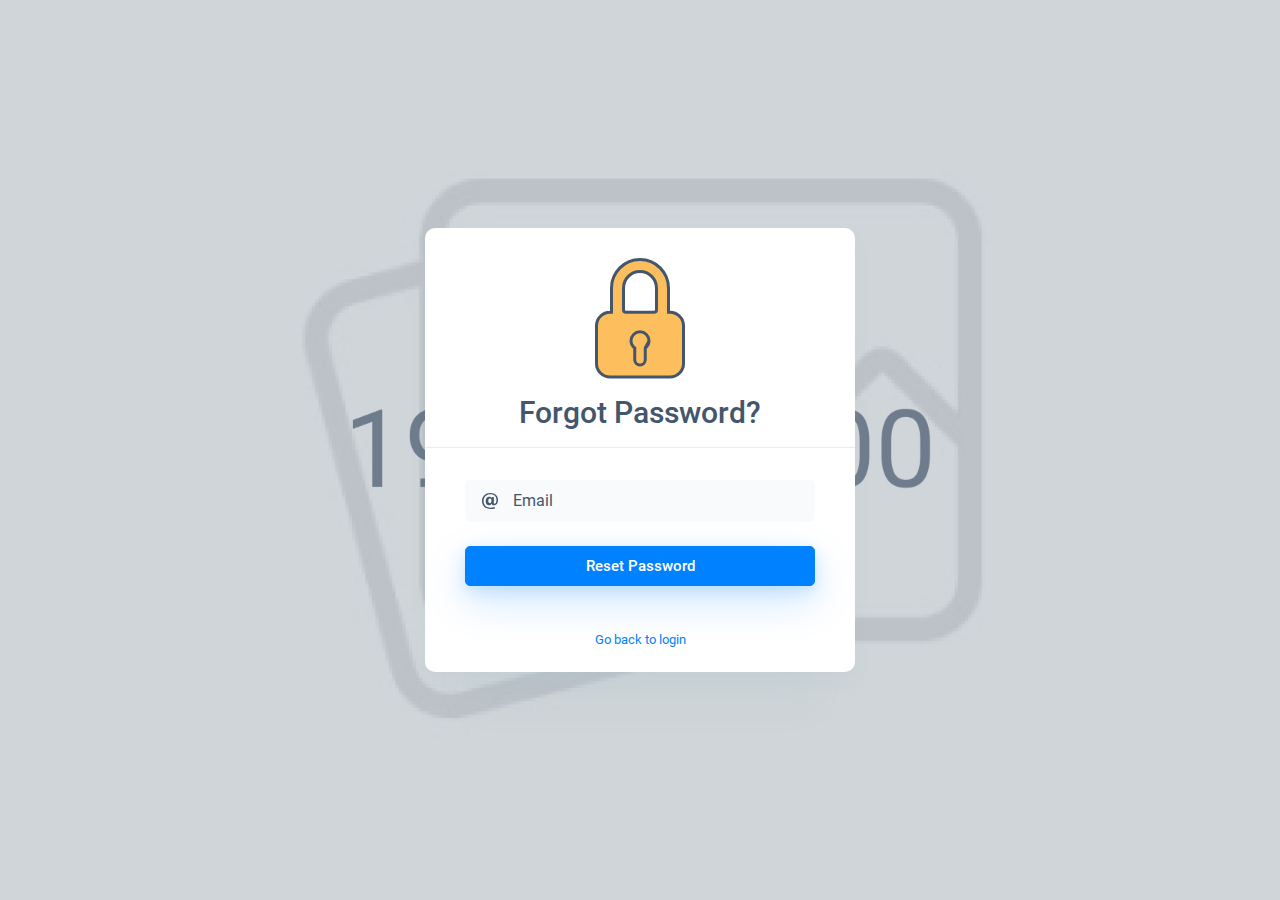
<file: templatebk/HTML/auth-forgot-v3.html>
<!DOCTYPE html>
<html class="no-js" lang="en" data-theme="light">

<head>
    <meta charset="utf-8" />
    <meta http-equiv="X-UA-Compatible" content="IE=edge" />
    <meta name="MobileOptimized" content="320" />
    <meta name="HandheldFriendly" content="True" />
    <meta name="viewport" content="width=device-width, initial-scale=1.0" />
    <title>Arion Admin Dashboard</title>
    <meta name="description" content="Arion — This is the best dashboard" />
    <meta name="msapplication-tap-highlight" content="no" />
    <meta name="mobile-web-app-capable" content="yes" />
    <meta name="application-name" content="Arion — This is the best dashboard" />
    <meta name="apple-mobile-web-app-title" content="Arion Admin Dashboard" />
    <meta name="apple-mobile-web-app-capable" content="yes" />
    <meta name="apple-mobile-web-app-status-bar-style" content="black" />
    <link rel="stylesheet" href="css/bootstrap.min.css" />
    <link rel="stylesheet" href="css/apexcharts.css" />
    <link rel="stylesheet" href="css/tippy/tippy.css" />
    <link rel="stylesheet" href="css/flatpickr.min.css" />
    <link rel="stylesheet" href="css/select2.min.css" />
    <link rel="stylesheet" href="css/quill/quill.snow.css" />
    <link rel="stylesheet" href="css/quill/quill.core.css" />
    <link rel="stylesheet" href="css/filepond.min.css" />
    <link rel="stylesheet" href="css/filepond-plugin-image-preview.min.css" />
    <link rel="stylesheet" href="css/swiper-bundle.min.css" />
    <link rel="stylesheet" href="css/style.css" />
    <link rel="apple-touch-icon" sizes="57x57" href="img/content/favicons/apple-icon-57x57.png" />
    <link rel="apple-touch-icon" sizes="60x60" href="img/content/favicons/apple-icon-60x60.png" />
    <link rel="apple-touch-icon" sizes="72x72" href="img/content/favicons/apple-icon-72x72.png" />
    <link rel="apple-touch-icon" sizes="76x76" href="img/content/favicons/apple-icon-76x76.png" />
    <link rel="apple-touch-icon" sizes="114x114" href="img/content/favicons/apple-icon-114x114.png" />
    <link rel="apple-touch-icon" sizes="120x120" href="img/content/favicons/apple-icon-120x120.png" />
    <link rel="apple-touch-icon" sizes="144x144" href="img/content/favicons/apple-icon-144x144.png" />
    <link rel="apple-touch-icon" sizes="152x152" href="img/content/favicons/apple-icon-152x152.png" />
    <link rel="apple-touch-icon" sizes="180x180" href="img/content/favicons/apple-icon-180x180.png" />
    <link rel="icon" type="image/png" sizes="192x192" href="img/content/favicons/android-icon-192x192.png" />
    <link rel="icon" type="image/png" sizes="32x32" href="img/content/favicons/favicon-32x32.png" />
    <link rel="icon" type="image/png" sizes="96x96" href="img/content/favicons/favicon-96x96.png" />
    <link rel="icon" type="image/png" sizes="16x16" href="img/content/favicons/favicon-16x16.png" />
    <!-- <link rel="manifest" href="img/content/favicons/manifest.json" />-->
    <meta name="msapplication-TileColor" content="#ffffff" />
    <meta name="msapplication-TileImage" content="/ms-icon-144x144.png" />
    <meta name="theme-color" content="#ffffff" />
</head>

<body>
    <svg xmlns="http://www.w3.org/2000/svg" style="border: 0 !important; clip: rect(0 0 0 0) !important; height: 1px !important; margin: -1px !important; overflow: hidden !important; padding: 0 !important; position: absolute !important; width: 1px !important;"
    class="root-svg-symbols-element">
        <symbol id="icon-action" viewBox="0 0 22 22">
            <path d="M14.2 6.6H6.2V5L3 7.8L6.2 10.6V9H14.2V6.6ZM19 13.4L15.8 10.6V12.2H7.8V14.6H15.8V16.2L19 13.4Z" />
        </symbol>
        <symbol id="icon-archive" viewBox="0 0 14 13">
            <path d="M13,5v6a2,2,0,0,1-2,2H3a2,2,0,0,1-2-2V5A1,1,0,0,1,0,4V1A1,1,0,0,1,1,0H13a1,1,0,0,1,1,1V4A1,1,0,0,1,13,5ZM2,11a1,1,0,0,0,1,1h8a1,1,0,0,0,1-1V5H2ZM13,1H1V4H13ZM8.5,8h-3a.5.5,0,0,1,0-1h3a.5.5,0,0,1,0,1Z" />
        </symbol>
        <symbol id="icon-arrow-down" viewBox="0 0 22 22">
            <path d="M7 8H15L11 13L7 8Z" />
        </symbol>
        <symbol id="icon-attachment" viewBox="0 0 22 22">
            <path d="M7.91455 19C6.86045 19 5.87319 18.5469 5.16067 17.8245C3.77883 16.4236 3.39404 13.9787 5.33105 12.0154C6.46505 10.8659 11.01 6.25768 13.278 3.95803C14.0835 3.14169 15.1082 2.82576 16.089 3.09271C17.0534 3.35394 17.8426 4.15477 18.101 5.13194C18.3635 6.12788 18.0529 7.16708 17.2483 7.98343L9.64776 15.6897C9.21405 16.1297 8.72327 16.3901 8.23087 16.4424C7.74254 16.4946 7.27703 16.3363 6.95094 16.0056C6.3607 15.4048 6.27592 14.2774 7.2591 13.2815L12.5973 7.86914C12.8166 7.64709 13.172 7.64709 13.3913 7.86914C13.6106 8.09119 13.6106 8.45201 13.3913 8.67406L8.05233 14.0872C7.5909 14.5542 7.54851 15.0007 7.74498 15.2007C7.8314 15.2873 7.96184 15.3273 8.11266 15.3101C8.34337 15.2864 8.60669 15.1338 8.85371 14.8848L16.4542 7.17933C16.976 6.65034 17.1757 6.02828 17.0167 5.42827C16.8602 4.83642 16.3825 4.35233 15.7996 4.19314C15.2077 4.03232 14.593 4.23559 14.0713 4.76458C11.8033 7.06504 7.2591 11.6725 6.12428 12.8219C4.64381 14.3232 4.99844 16.0514 5.9539 17.0204C6.91018 17.9894 8.61321 18.3502 10.0945 16.8473L18.0415 8.78998C18.2608 8.56793 18.6162 8.56793 18.8355 8.78998C19.0548 9.01202 19.0548 9.37285 18.8355 9.59571L10.8886 17.653C9.95184 18.6016 8.90263 19 7.91455 19Z"
            />
        </symbol>
        <symbol id="icon-back-time" viewBox="0 0 22 22">
            <path d="M12.0118 4C8.21165 4 5.12022 7.04073 5.02789 10.8259V11.0009H3L6.07262 14.325L9.05974 11.0009H6.77537V10.8259C6.86684 8.00622 9.17601 5.75085 12.0118 5.75085C14.9066 5.75085 17.2534 8.10183 17.2534 11.0009C17.2534 13.8999 14.9066 16.2509 12.0118 16.2509C10.8517 16.2509 9.77959 15.871 8.91098 15.2324L7.70895 16.5163C8.89559 17.4451 10.3892 18 12.0118 18C15.8718 18 19 14.8671 19 11.0009C19 7.13463 15.8718 4 12.0118 4ZM11.1569 6.73256V11.0009C11.1569 11.1118 11.18 11.2228 11.2227 11.327C11.2663 11.4311 11.3287 11.5259 11.4074 11.6044L14.1431 14.3361C14.3851 14.1799 14.6134 14.004 14.816 13.8L12.8667 11.8545V6.73256H11.1569Z"
            />
        </symbol>
        <symbol id="icon-bell" viewBox="0 0 22 22">
            <path fill-rule="evenodd" clip-rule="evenodd" d="M10.31 4.757C10.31 4.757 10.314 4.764 10.319 4.782C10.312 4.767 10.309 4.758 10.31 4.757ZM11.824 6.687L11 6.425L10.176 6.687C10.168 6.69 10.155 6.695 10.137 6.703C10.078 6.729 9.978 6.777 9.858 6.851C9.611 7.003 9.329 7.234 9.113 7.564C8.634 8.297 8.635 9.072 8.635 9.38V9.4C8.635 10.049 8.462 11.135 7.933 12.405C7.58 13.255 7.127 14.04 6.786 14.579C7.214 14.645 7.668 14.698 8.045 14.726C8.2 14.738 8.348 14.749 8.49 14.76C9.36 14.827 10.042 14.88 11 14.88C11.958 14.88 12.64 14.827 13.51 14.76C13.652 14.749 13.8 14.738 13.955 14.726C14.332 14.698 14.786 14.645 15.214 14.579C14.872 14.04 14.42 13.255 14.067 12.405C13.538 11.135 13.365 10.049 13.365 9.4V9.38C13.365 9.072 13.366 8.297 12.887 7.564C12.671 7.234 12.389 7.003 12.142 6.851C12.022 6.777 11.922 6.729 11.863 6.703C11.845 6.695 11.832 6.69 11.824 6.687ZM5.791 14.373L5.796 14.376C5.792 14.374 5.791 14.373 5.791 14.373ZM16.209 14.373C16.209 14.373 16.208 14.374 16.204 14.376L16.209 14.373ZM11.681 4.782C11.686 4.764 11.69 4.757 11.69 4.757C11.691 4.758 11.688 4.767 11.681 4.782ZM10.011 3.4C10.467 3 10.888 3 11 3C11.112 3 11.533 3 11.989 3.4C12.446 3.8 12.522 4.6 12.522 4.6C12.522 4.6 13.854 5.023 14.728 6.36C15.572 7.65 15.567 8.982 15.565 9.362V9.4C15.565 9.72 15.665 10.52 16.098 11.56C16.531 12.6 17.163 13.56 17.391 13.88C17.437 13.944 17.488 14.007 17.542 14.072C17.756 14.334 18 14.633 18 15.16C18 15.818 17.62 16.12 17.163 16.36C16.707 16.6 15.185 16.84 14.12 16.92C13.972 16.931 13.828 16.942 13.688 16.953H13.687C12.814 17.021 12.048 17.08 11 17.08C9.952 17.08 9.186 17.021 8.313 16.953H8.312C8.172 16.942 8.028 16.931 7.88 16.92C6.815 16.84 5.293 16.6 4.837 16.36C4.38 16.12 4 15.818 4 15.16C4 14.633 4.244 14.334 4.458 14.072C4.512 14.007 4.563 13.944 4.609 13.88C4.837 13.56 5.469 12.6 5.902 11.56C6.335 10.52 6.435 9.72 6.435 9.4V9.362C6.433 8.982 6.428 7.65 7.272 6.36C8.146 5.023 9.478 4.6 9.478 4.6C9.478 4.6 9.554 3.8 10.011 3.4ZM9.096 17.704C9.096 17.704 9.5 19 11 19C12.5 19 12.905 17.704 12.905 17.704H9.096Z"
            />
        </symbol>
        <symbol id="icon-bill" viewBox="0 0 42 42">
            <path fill-rule="evenodd" clip-rule="evenodd" d="M9.54541 6.36943V35.8611C9.54541 36.1224 9.83734 36.2742 10.0473 36.1222L12.8597 34.0858C13.079 33.9271 13.3735 33.9258 13.5941 34.0828L16.415 36.0907C16.747 36.327 17.1906 36.3243 17.5197 36.084L20.2487 34.0908C20.4697 33.9294 20.7677 33.9288 20.9894 34.0893L23.7566 36.0928C24.0822 36.3286 24.5188 36.333 24.8489 36.1038L27.7776 34.0709C27.9947 33.9202 28.2811 33.9208 28.4975 34.0723L31.4476 36.1372C31.6581 36.2845 31.9454 36.132 31.9454 35.8731V6.36943C31.9454 6.01479 31.6613 5.72729 31.3109 5.72729H10.18C9.82951 5.72729 9.54541 6.01479 9.54541 6.36943ZM12.9721 12.2771C12.9721 11.9225 13.2562 11.635 13.6066 11.635H22.0463C22.3968 11.635 22.6808 11.9225 22.6808 12.2771C22.6808 12.6318 22.3968 12.9193 22.0463 12.9193H13.6066C13.2562 12.9193 12.9721 12.6318 12.9721 12.2771ZM12.9721 14.942C12.9721 14.5873 13.2562 14.2998 13.6066 14.2998H20.1744C20.5248 14.2998 20.8089 14.5873 20.8089 14.942C20.8089 15.2966 20.5248 15.5841 20.1744 15.5841H13.6066C13.2562 15.5841 12.9721 15.2966 12.9721 14.942ZM12.9721 18.4737C12.9721 18.1191 13.2562 17.8316 13.6066 17.8316H22.0463C22.3968 17.8316 22.6808 18.1191 22.6808 18.4737C22.6808 18.8284 22.3968 19.1159 22.0463 19.1159H13.6066C13.2562 19.1159 12.9721 18.8284 12.9721 18.4737ZM12.9721 21.2028C12.9721 20.8481 13.2562 20.5607 13.6066 20.5607H20.1744C20.5248 20.5607 20.8089 20.8481 20.8089 21.2028C20.8089 21.5575 20.5248 21.8449 20.1744 21.8449H13.6066C13.2562 21.8449 12.9721 21.5575 12.9721 21.2028ZM12.9721 24.7345C12.9721 24.3799 13.2562 24.0925 13.6066 24.0925H22.0463C22.3968 24.0925 22.6808 24.3799 22.6808 24.7345C22.6808 25.0891 22.3968 25.3767 22.0463 25.3767H13.6066C13.2562 25.3767 12.9721 25.0891 12.9721 24.7345ZM12.9721 27.4636C12.9721 27.109 13.2562 26.8215 13.6066 26.8215H20.1744C20.5248 26.8215 20.8089 27.109 20.8089 27.4636C20.8089 27.8183 20.5248 28.1057 20.1744 28.1057H13.6066C13.2562 28.1057 12.9721 27.8183 12.9721 27.4636ZM24.8542 12.2771C24.8542 11.9225 25.1384 11.635 25.4888 11.635H28.1381C28.4886 11.635 28.7726 11.9225 28.7726 12.2771C28.7726 12.6318 28.4886 12.9193 28.1381 12.9193H25.4888C25.1384 12.9193 24.8542 12.6318 24.8542 12.2771ZM25.4888 14.2998C25.1384 14.2998 24.8542 14.5873 24.8542 14.942C24.8542 15.2966 25.1384 15.5841 25.4888 15.5841H28.1381C28.4886 15.5841 28.7726 15.2966 28.7726 14.942C28.7726 14.5873 28.4886 14.2998 28.1381 14.2998H25.4888ZM24.8542 18.4737C24.8542 18.1191 25.1384 17.8316 25.4888 17.8316H28.1381C28.4886 17.8316 28.7726 18.1191 28.7726 18.4737C28.7726 18.8284 28.4886 19.1159 28.1381 19.1159H25.4888C25.1384 19.1159 24.8542 18.8284 24.8542 18.4737ZM25.4888 20.5607C25.1384 20.5607 24.8542 20.8481 24.8542 21.2027C24.8542 21.5575 25.1384 21.8449 25.4888 21.8449H28.1381C28.4886 21.8449 28.7726 21.5575 28.7726 21.2027C28.7726 20.8481 28.4886 20.5607 28.1381 20.5607H25.4888ZM24.8542 24.7346C24.8542 24.3799 25.1384 24.0925 25.4888 24.0925H28.1381C28.4886 24.0925 28.7726 24.3799 28.7726 24.7346C28.7726 25.0892 28.4886 25.3767 28.1381 25.3767H25.4888C25.1384 25.3767 24.8542 25.0892 24.8542 24.7346ZM25.4888 26.8215C25.1384 26.8215 24.8542 27.1091 24.8542 27.4637C24.8542 27.8183 25.1384 28.1057 25.4888 28.1057H28.1381C28.4886 28.1057 28.7726 27.8183 28.7726 27.4637C28.7726 27.1091 28.4886 26.8215 28.1381 26.8215H25.4888Z"
            />
        </symbol>
        <symbol id="icon-calendar" viewBox="0 0 22 22">
            <path d="M17.2222 4.77778H16.3333V6.55556H13.6667V4.77778H8.33333V6.55556H5.66667V4.77778H4.77778C3.79911 4.77778 3 5.57778 3 6.55556V17.2222C3 18.2 3.79911 19 4.77778 19H17.2222C18.2 19 19 18.2 19 17.2222V6.55556C19 5.57778 18.2 4.77778 17.2222 4.77778ZM17.2222 17.2222H4.77778V10.1111H17.2222V17.2222ZM7.88889 3H6.11111V6.11111H7.88889V3ZM15.8889 3H14.1111V6.11111H15.8889V3Z"
            />
        </symbol>
        <symbol id="icon-camera" viewBox="0 0 50 50">
            <path d="M25.0002 22.4431C21.9875 22.4431 19.5456 24.9249 19.5456 27.9828C19.5456 31.0408 21.9875 33.5226 25.0002 33.5226C28.0111 33.5226 30.4547 31.0408 30.4547 27.9828C30.4547 24.9249 28.0111 22.4431 25.0002 22.4431ZM39.5456 16.9033H35.182C34.582 16.9033 33.9347 16.4306 33.7475 15.8507L32.6184 12.4142C32.4275 11.8363 31.7838 11.3635 31.182 11.3635H18.8184C18.2184 11.3635 17.5711 11.8363 17.3838 12.4124L16.2529 15.8507C16.0638 16.4306 15.4184 16.9033 14.8184 16.9033H10.4547C8.45472 16.9033 6.81836 18.5652 6.81836 20.5965V37.2158C6.81836 39.247 8.45472 40.909 10.4547 40.909H39.5456C41.5456 40.909 43.182 39.247 43.182 37.2158V20.5965C43.182 18.5652 41.5456 16.9033 39.5456 16.9033ZM25.0002 37.2158C19.9784 37.2158 15.9093 33.0831 15.9093 27.9828C15.9093 22.8826 19.9784 18.7499 25.0002 18.7499C30.0202 18.7499 34.0911 22.8826 34.0911 27.9828C34.0911 33.0831 30.0202 37.2158 25.0002 37.2158ZM38.6365 22.8124C37.9329 22.8124 37.3638 22.2326 37.3638 21.5179C37.3638 20.807 37.9329 20.2253 38.6365 20.2253C39.3402 20.2253 39.9093 20.8051 39.9093 21.5179C39.9093 22.2326 39.3402 22.8124 38.6365 22.8124Z"
            />
        </symbol>
        <symbol id="icon-cart" viewBox="0 0 22 22">
            <path d="M18.4658 8.33345H14.0151L12.4044 9.94411C12.0018 10.3468 11.4658 10.5681 10.8969 10.5681C10.3262 10.5681 9.79111 10.3459 9.38756 9.94322C8.98578 9.54144 8.76356 9.00633 8.76267 8.43656C8.76267 8.40189 8.77156 8.36811 8.77244 8.33345H3.53333C3.23822 8.33345 3 8.57167 3 8.86678V11.0001H19V8.86678C19 8.57167 18.76 8.33345 18.4658 8.33345ZM11.6827 9.22145L16.176 4.72811C16.3849 4.52011 16.3867 4.18322 16.1778 3.97344L15.36 3.15567C15.152 2.94767 14.8142 2.94856 14.6044 3.15567L10.1111 7.64989C9.67733 8.08367 9.67733 8.78767 10.1111 9.22145C10.5449 9.65433 11.248 9.65522 11.6827 9.22145ZM5.50933 17.4632C5.59556 17.8197 5.96711 18.1112 6.33333 18.1112H15.6667C16.0329 18.1112 16.4044 17.8197 16.4907 17.4632L17.8444 11.889H4.15556L5.50933 17.4632Z"
            />
        </symbol>
        <symbol id="icon-chat-messages" viewBox="0 0 22 22">
            <path d="M7.64 12.96V8H4.6C3.72 8 3 8.72 3 9.6V14.4C3 15.28 3.72 16 4.6 16H5.4V18.4L7.8 16H11.8C12.68 16 13.4 15.28 13.4 14.4V12.944C13.3488 12.9552 13.2944 12.9608 13.24 12.9608H7.64V12.96ZM17.4 4H10.2C9.32 4 8.6 4.72 8.6 5.6V12H14.2L16.6 14.4V12H17.4C18.28 12 19 11.2808 19 10.4V5.6C19 4.72 18.28 4 17.4 4Z"
            />
        </symbol>
        <symbol id="icon-chat" viewBox="0 0 22 22">
            <path d="M7.64 12.96V8H4.6C3.72 8 3 8.72 3 9.6V14.4C3 15.28 3.72 16 4.6 16H5.4V18.4L7.8 16H11.8C12.68 16 13.4 15.28 13.4 14.4V12.944C13.3488 12.9552 13.2944 12.9608 13.24 12.9608H7.64V12.96ZM17.4 4H10.2C9.32 4 8.6 4.72 8.6 5.6V12H14.2L16.6 14.4V12H17.4C18.28 12 19 11.2808 19 10.4V5.6C19 4.72 18.28 4 17.4 4Z"
            />
        </symbol>
        <symbol id="icon-checked" viewBox="0 0 14 12">
            <path d="M11.7917 1.2358C12.0798 1.53914 12.0675 2.01865 11.7642 2.30682L5.7036 8.06439C5.40574 8.34735 4.93663 8.34134 4.64613 8.05084L2.22189 5.6266C1.92604 5.33074 1.92604 4.85107 2.22189 4.55522C2.51774 4.25937 2.99741 4.25937 3.29326 4.55522L5.19538 6.45734L10.7206 1.20834C11.024 0.920164 11.5035 0.93246 11.7917 1.2358Z"
            />
        </symbol>
        <symbol id="icon-chevron" viewBox="0 0 24 14">
            <path d="M1.41387 9.81571C2.21327 8.99672 10.6129 0.994835 10.6129 0.994835C11.042 0.557905 11.6004 0.338461 12.1588 0.338461C12.7172 0.338461 13.2756 0.557905 13.7008 0.994835C13.7008 0.994835 22.1043 8.99672 22.8998 9.81571C23.6992 10.6347 23.7541 12.1081 22.8998 12.98C22.0495 13.8539 20.8602 13.9225 19.8158 12.98L12.1588 5.63843L4.50176 12.98C3.45744 13.9225 2.26617 13.8539 1.41387 12.98C0.559601 12.1081 0.612502 10.6347 1.41387 9.81571Z"
            />
        </symbol>
        <symbol id="icon-clipboard" viewBox="0 0 22 22">
            <path fill-rule="evenodd" clip-rule="evenodd" d="M14.365 7L15.3507 4.6C15.9825 4.6 16.5008 5.1032 16.5 5.72V17.88C16.5 18.4952 15.9825 19 15.3499 19H6.14926C5.51672 19 5 18.496 5 17.88V5.72C5 5.1032 5.51672 4.6 6.15008 4.6L7.13587 7H14.365ZM14.4471 4.6L13.7078 6.2H7.79224L7.05372 4.6H8.84456L9.43603 3H12.0648L12.6554 4.6H14.4471ZM7.46458 9.39999H14.0365V10.2H7.46458V9.39999ZM7.46458 15.8H14.0365V16.6H7.46458V15.8ZM14.0365 12.6H7.46458V13.4H14.0365V12.6Z"
            />
        </symbol>
        <symbol id="icon-clock" viewBox="0 0 22 22">
            <path d="M11.0004 3C6.58148 3 3 6.58148 3 10.9996C3 15.4185 6.58148 19 11.0004 19C15.4177 19 19 15.4185 19 10.9996C19 6.58148 15.4177 3 11.0004 3ZM10.9996 17.3326C7.50226 17.3326 4.66658 14.4977 4.66658 10.9996C4.66658 7.50227 7.50143 4.66658 10.9996 4.66658C14.4969 4.66658 17.3334 7.50143 17.3334 10.9996C17.3334 14.4969 14.4969 17.3326 10.9996 17.3326ZM12 6H10.3334V11.2039L7.37857 12.9105L8.21186 14.3537L11.6409 12.373C11.8392 12.2588 12 11.9789 12 11.7497C12 8.90718 12 9.70745 12 6Z"
            />
        </symbol>
        <symbol id="icon-comments" viewBox="0 0 22 22">
            <path d="M3 5.60714V14.4464C3 15.3175 3.7328 16.0536 4.6 16.0536H6.73333V18.7321C6.73333 18.8428 6.80107 18.9421 6.90373 18.9821C6.9352 18.9944 6.96773 19 7 19C7.0736 19 7.1456 18.9695 7.19733 18.9124L9.78453 16.0536H17.4C18.2672 16.0536 19 15.3175 19 14.4464V5.60714C19 4.73607 18.2672 4 17.4 4H4.6C3.7328 4 3 4.73607 3 5.60714ZM13.6667 9.89286C13.6667 9.30196 14.1451 8.82143 14.7333 8.82143C15.3216 8.82143 15.8 9.30196 15.8 9.89286C15.8 10.4837 15.3216 10.9643 14.7333 10.9643C14.1451 10.9643 13.6667 10.4837 13.6667 9.89286ZM9.93333 9.89286C9.93333 9.30196 10.4117 8.82143 11 8.82143C11.5883 8.82143 12.0667 9.30196 12.0667 9.89286C12.0667 10.4837 11.5883 10.9643 11 10.9643C10.4117 10.9643 9.93333 10.4837 9.93333 9.89286ZM6.2 9.89286C6.2 9.30196 6.6784 8.82143 7.26667 8.82143C7.85493 8.82143 8.33333 9.30196 8.33333 9.89286C8.33333 10.4837 7.85493 10.9643 7.26667 10.9643C6.6784 10.9643 6.2 10.4837 6.2 9.89286Z"
            />
        </symbol>
        <symbol id="icon-contacts" viewBox="0 0 22 22">
            <path d="M18.2 6H3.8C3.3576 6 3 6.3576 3 6.8V16.4C3 16.8416 3.3576 17.2 3.8 17.2H18.2C18.6424 17.2 19 16.8416 19 16.4V6.8C19 6.3584 18.6424 6 18.2 6ZM13.4 9.2H16.6V10H13.4V9.2ZM11.8 15.4424C11.6968 15.3608 11.5656 15.2816 11.3768 15.2C10.4328 14.7936 9.008 14.192 9.008 13.4592C9.008 13.0184 9.2952 13.1624 9.4224 12.356C9.4752 12.0216 9.7304 12.3504 9.7784 11.5872C9.7784 11.2832 9.6392 11.2072 9.6392 11.2072C9.6392 11.2072 9.7096 10.7576 9.7376 10.4104C9.7664 10.048 9.5608 8.9704 8.716 8.7328C8.5672 8.5824 8.4672 8.644 8.9224 8.4032C7.9272 8.356 7.6952 8.8768 7.1656 9.26C6.7144 9.596 6.592 10.128 6.6144 10.4112C6.644 10.7576 6.7144 11.208 6.7144 11.208C6.7144 11.208 6.5744 11.2832 6.5744 11.5872C6.6232 12.3504 6.8784 12.0216 6.9304 12.356C7.0568 13.1624 7.3456 13.0184 7.3456 13.4592C7.3456 14.192 5.9208 14.7936 4.9768 15.2C4.8144 15.2704 4.6976 15.3384 4.6 15.408V7.6H11.8V15.4424ZM17.4 12.4H13.4V11.6H17.4V12.4Z"
            />
        </symbol>
        <symbol id="icon-credit-card" viewBox="0 0 22 22">
            <path d="M17.4 6H4.6C3.7192 6 3 6.70714 3 7.57143V15.4286C3 16.2929 3.7192 17 4.6 17H17.4C18.28 17 19 16.2929 19 15.4286V7.57143C19 6.70714 18.28 6 17.4 6ZM17.4 15.4286H4.6V10.7143H17.4V15.4286ZM17.4 8.35714H4.6V7.57143H17.4V8.35714ZM6.2 12.3643V12.8357H6.68V12.3643H6.2ZM9.08 13.3064V13.7786H10.04V13.3064H10.52V12.8349H11V12.3635H10.04V12.8349H9.5592V13.3064H9.08ZM11 13.7786V13.3064H10.5192V13.7786H11ZM8.6 13.7786V13.3064H7.64V13.7786H8.6ZM9.08 12.8349H9.56V12.3635H8.6V13.3056H9.08V12.8349ZM7.1592 13.3064H7.64V12.8349H8.12V12.3635H7.16V12.8349H6.68V13.3064H6.2V13.7786H7.1592V13.3064Z"
            />
        </symbol>
        <symbol id="icon-cross" viewBox="0 0 14 14">
            <path d="M4.91 3.992C5.14252 4.21583 7.41432 6.56773 7.41432 6.56773C7.53837 6.68788 7.60068 6.84423 7.60068 7.00058C7.60068 7.15694 7.53837 7.31329 7.41432 7.43234C7.41432 7.43234 5.14252 9.78533 4.91 10.0081C4.67747 10.2319 4.25916 10.2473 4.01162 10.0081C3.76352 9.76997 3.74405 9.43696 4.01162 9.14455L6.09596 7.00058L4.01162 4.85661C3.74405 4.5642 3.76352 4.23065 4.01162 3.992C4.25916 3.75281 4.67747 3.76762 4.91 3.992Z"
            />
            <path d="M9.08999 3.992C8.85747 4.21583 6.58566 6.56773 6.58566 6.56773C6.46162 6.68788 6.39931 6.84423 6.39931 7.00058C6.39931 7.15694 6.46162 7.31329 6.58566 7.43234C6.58566 7.43234 8.85747 9.78533 9.08999 10.0081C9.32251 10.2319 9.74083 10.2473 9.98837 10.0081C10.2365 9.76997 10.2559 9.43696 9.98837 9.14455L7.90402 7.00058L9.98837 4.85661C10.2559 4.5642 10.2365 4.23065 9.98837 3.992C9.74083 3.75281 9.32251 3.76762 9.08999 3.992Z"
            />
        </symbol>
        <symbol id="icon-dashboard" viewBox="0 0 22 22">
            <path d="M17.4 5H4.6C3.72 5 3 5.675 3 6.5V15.5C3 16.325 3.72 17 4.6 17H17.4C18.28 17 19 16.325 19 15.5V6.5C19 5.675 18.28 5 17.4 5ZM6.6 6.3125C6.9312 6.3125 7.2 6.5645 7.2 6.875C7.2 7.1855 6.9312 7.4375 6.6 7.4375C6.2688 7.4375 6 7.1855 6 6.875C6 6.5645 6.2688 6.3125 6.6 6.3125ZM4.4 6.875C4.4 6.5645 4.6688 6.3125 5 6.3125C5.3312 6.3125 5.6 6.5645 5.6 6.875C5.6 7.1855 5.3312 7.4375 5 7.4375C4.6688 7.4375 4.4 7.1855 4.4 6.875ZM17.4 15.5H4.6V8.75H17.4V15.5ZM17.4 7.25H7.8V6.5H17.4152L17.4 7.25Z"
            />
        </symbol>
        <symbol id="icon-detail" viewBox="0 0 22 22">
            <path d="M11.0004 3C6.58148 3 3 6.58148 3 10.9996C3 15.4185 6.58148 19 11.0004 19C15.4177 19 19 15.4185 19 10.9996C19 6.58148 15.4177 3 11.0004 3ZM11.747 5.88818C12.527 5.88818 12.7562 6.34066 12.7562 6.85813C12.7562 7.50393 12.2395 8.1014 11.3571 8.1014C10.6188 8.1014 10.2671 7.73059 10.2888 7.11645C10.2888 6.59898 10.7213 5.88818 11.747 5.88818ZM9.74882 15.791C9.21551 15.791 8.82636 15.4669 9.19884 14.0461L9.80965 11.5254C9.91547 11.1221 9.93297 10.9604 9.80965 10.9604C9.65049 10.9604 8.95802 11.2387 8.54971 11.5137L8.28389 11.0779C9.57966 9.99547 11.0696 9.3605 11.707 9.3605C12.2404 9.3605 12.3287 9.99047 12.0629 10.9604L11.3629 13.6103C11.2387 14.0786 11.2921 14.2402 11.4162 14.2402C11.5762 14.2402 12.0995 14.0469 12.6145 13.6411L12.9162 14.0461C11.6554 15.306 10.2813 15.791 9.74882 15.791Z"
            />
        </symbol>
        <symbol id="icon-details" viewBox="0 0 22 22">
            <path fill-rule="evenodd" clip-rule="evenodd" d="M7.44444 10.1111C7.44444 9.74292 7.74292 9.44444 8.11111 9.44444H14.3333C14.7015 9.44444 15 9.74292 15 10.1111C15 10.4793 14.7015 10.7778 14.3333 10.7778H8.11111C7.74292 10.7778 7.44444 10.4793 7.44444 10.1111ZM7.44444 12.7778C7.44444 12.4096 7.74292 12.1111 8.11111 12.1111H14.3333C14.7015 12.1111 15 12.4096 15 12.7778C15 13.146 14.7015 13.4444 14.3333 13.4444H8.11111C7.74292 13.4444 7.44444 13.146 7.44444 12.7778ZM7.44444 15.4444C7.44444 15.0763 7.74292 14.7778 8.11111 14.7778H11.2222C11.5904 14.7778 11.8889 15.0763 11.8889 15.4444C11.8889 15.8126 11.5904 16.1111 11.2222 16.1111H8.11111C7.74292 16.1111 7.44444 15.8126 7.44444 15.4444ZM11.4444 4.33333H6.33333V17.6667H16.1111V9C16.1111 9 12.9757 9 12.4578 9C11.9399 9 11.4444 8.47204 11.4444 8.00978C11.4444 7.54752 11.4444 4.33333 11.4444 4.33333ZM17.4444 8.33333V18.1111C17.4444 18.602 17.0465 19 16.5556 19H5.88889C5.39797 19 5 18.602 5 18.1111V3.88889C5 3.39797 5.39797 3 5.88889 3H12.1111L17.4444 8.33333Z"
            />
        </symbol>
        <symbol id="icon-doc" viewBox="0 0 31 40">
            <path fill-rule="evenodd" clip-rule="evenodd" d="M2.49998 0H19.7412L30.9999 11.215V37.5C30.9999 38.8812 29.88 40 28.4999 40H2.49998C1.11994 40 0 38.8812 0 37.5V2.49998C0 1.11877 1.12007 0 2.49998 0Z" fill="#26A6D1" />
            <path fill-rule="evenodd" clip-rule="evenodd" d="M30.9638 11.25H22.25C20.8699 11.25 19.75 10.1301 19.75 8.75004V0.0250244L30.9638 11.25Z" fill="#1E7EA0" />
            <path d="M5.7923 24C5.55897 24 5.37897 23.9367 5.2523 23.81C5.12564 23.6833 5.0623 23.5033 5.0623 23.27V17.68C5.0623 17.4467 5.12564 17.2667 5.2523 17.14C5.37897 17.0133 5.55897 16.95 5.7923 16.95H7.8023C8.56897 16.95 9.22897 17.09 9.78231 17.37C10.3356 17.65 10.759 18.0533 11.0523 18.58C11.3456 19.1067 11.4923 19.7367 11.4923 20.47C11.4923 21.2033 11.3456 21.8367 11.0523 22.37C10.7656 22.8967 10.3456 23.3 9.79231 23.58C9.23897 23.86 8.57564 24 7.8023 24H5.7923ZM7.6923 22.74C9.1923 22.74 9.9423 21.9833 9.9423 20.47C9.9423 18.9633 9.1923 18.21 7.6923 18.21H6.6223V22.74H7.6923ZM15.9293 24.09C15.2293 24.09 14.6193 23.9433 14.0993 23.65C13.5859 23.35 13.1893 22.93 12.9093 22.39C12.6293 21.8433 12.4893 21.2033 12.4893 20.47C12.4893 19.7367 12.6293 19.1 12.9093 18.56C13.1893 18.0133 13.5859 17.5933 14.0993 17.3C14.6193 17.0067 15.2293 16.86 15.9293 16.86C16.6293 16.86 17.2359 17.0067 17.7493 17.3C18.2693 17.5933 18.6693 18.0133 18.9493 18.56C19.2293 19.1 19.3693 19.7367 19.3693 20.47C19.3693 21.2033 19.2293 21.8433 18.9493 22.39C18.6693 22.93 18.2693 23.35 17.7493 23.65C17.2359 23.9433 16.6293 24.09 15.9293 24.09ZM15.9293 22.88C16.5159 22.88 16.9759 22.6733 17.3093 22.26C17.6493 21.8467 17.8193 21.25 17.8193 20.47C17.8193 19.69 17.6526 19.0967 17.3193 18.69C16.9859 18.2767 16.5226 18.07 15.9293 18.07C15.3359 18.07 14.8726 18.2767 14.5393 18.69C14.2126 19.0967 14.0493 19.69 14.0493 20.47C14.0493 21.25 14.2159 21.8467 14.5493 22.26C14.8826 22.6733 15.3426 22.88 15.9293 22.88ZM23.8004 24.09C23.107 24.09 22.5004 23.9433 21.9804 23.65C21.4604 23.3567 21.0604 22.9367 20.7804 22.39C20.5004 21.8433 20.3604 21.2033 20.3604 20.47C20.3604 19.7367 20.5004 19.1 20.7804 18.56C21.0604 18.0133 21.4604 17.5933 21.9804 17.3C22.5004 17.0067 23.107 16.86 23.8004 16.86C24.6737 16.86 25.427 17.1 26.0604 17.58C26.1604 17.66 26.2304 17.74 26.2704 17.82C26.3104 17.9 26.3304 18 26.3304 18.12C26.3304 18.2933 26.2804 18.4433 26.1804 18.57C26.087 18.69 25.9704 18.75 25.8304 18.75C25.737 18.75 25.6537 18.74 25.5804 18.72C25.5137 18.6933 25.437 18.65 25.3504 18.59C25.0837 18.4167 24.837 18.2933 24.6104 18.22C24.3837 18.14 24.1404 18.1 23.8804 18.1C23.2404 18.1 22.757 18.3 22.4304 18.7C22.1104 19.0933 21.9504 19.6833 21.9504 20.47C21.9504 22.0567 22.5937 22.85 23.8804 22.85C24.127 22.85 24.3604 22.8133 24.5804 22.74C24.8004 22.66 25.057 22.5333 25.3504 22.36C25.4504 22.3 25.5337 22.26 25.6004 22.24C25.667 22.2133 25.7437 22.2 25.8304 22.2C25.9704 22.2 26.087 22.2633 26.1804 22.39C26.2804 22.51 26.3304 22.6567 26.3304 22.83C26.3304 22.95 26.307 23.0533 26.2604 23.14C26.2204 23.22 26.1537 23.2967 26.0604 23.37C25.427 23.85 24.6737 24.09 23.8004 24.09Z"
            fill="white" />
        </symbol>
        <symbol id="icon-dot" viewBox="0 0 9 21">
            <circle cx="1.5" cy="19.5" r="1.5" transform="rotate(-90 1.5 19.5)" />
            <circle cx="1.5" cy="13.5" r="1.5" transform="rotate(-90 1.5 13.5)" />
            <circle cx="1.5" cy="7.5" r="1.5" transform="rotate(-90 1.5 7.5)" />
            <circle cx="1.5" cy="1.5" r="1.5" transform="rotate(-90 1.5 1.5)" />
            <circle cx="7.5" cy="19.5" r="1.5" transform="rotate(-90 7.5 19.5)" />
            <circle cx="7.5" cy="13.5" r="1.5" transform="rotate(-90 7.5 13.5)" />
            <circle cx="7.5" cy="7.5" r="1.5" transform="rotate(-90 7.5 7.5)" />
            <circle cx="7.5" cy="1.5" r="1.5" transform="rotate(-90 7.5 1.5)" />
        </symbol>
        <symbol id="icon-dots" viewBox="0 0 25 25">
            <path d="M10.2273 12.499C10.2273 13.6996 11.2006 14.6739 12.4012 14.6739C13.6018 14.6739 14.5751 13.6996 14.5751 12.499C14.5751 11.2984 13.6018 10.3261 12.4012 10.3261C11.2006 10.3261 10.2273 11.2984 10.2273 12.499ZM10.2273 19.416C10.2273 20.6166 11.2006 21.5909 12.4012 21.5909C13.6018 21.5909 14.5751 20.6166 14.5751 19.416C14.5751 18.2154 13.6008 17.2431 12.4012 17.2431C11.2016 17.2431 10.2273 18.2154 10.2273 19.416ZM10.2273 5.58202C10.2273 6.78261 11.2006 7.75692 12.4012 7.75692C13.6018 7.75692 14.5751 6.78261 14.5751 5.58202C14.5751 4.38143 13.6018 3.40909 12.4012 3.40909C11.2006 3.40909 10.2273 4.38143 10.2273 5.58202Z"
            />
        </symbol>
        <symbol id="icon-download" viewBox="0 0 22 22">
            <path d="M17.1765 8.64706H13.4118V3H7.76471V8.64706H4L10.5882 15.2353L17.1765 8.64706ZM4 17.1176V19H17.1765V17.1176H4Z" />
        </symbol>
        <symbol id="icon-drafts" viewBox="0 0 22 22">
            <path d="M17.8736 4.12588C16.5627 2.81406 15.5782 3.01042 15.5782 3.01042L10.0763 8.51223L3.91818 14.6695L3 18.9986L7.32999 18.0804L13.4882 11.9249L18.99 6.42314C18.989 6.42314 19.1863 5.4386 17.8736 4.12588ZM7.07272 17.5604L5.59636 17.8786C5.45454 17.6122 5.28272 17.3458 4.96909 17.0313C4.65454 16.7168 4.38818 16.5468 4.12182 16.4031L4.44 14.9277L4.86727 14.5013C4.86727 14.5013 5.66999 14.5177 6.57726 15.4249C7.48363 16.3304 7.5009 17.1349 7.5009 17.1349L7.07272 17.5604Z"
            />
        </symbol>
        <symbol id="icon-duplicate" viewBox="0 0 14 14">
            <path d="M12,11H5A2,2,0,0,1,3,9V2A2,2,0,0,1,5,0h7a2,2,0,0,1,2,2V9A2,2,0,0,1,12,11Zm1-9a1,1,0,0,0-1-1H5A1,1,0,0,0,4,2V9a1,1,0,0,0,1,1h7a1,1,0,0,0,1-1ZM9,8H8V6H6V5H8V3H9V5h2V6H9ZM2,13H9a1,1,0,0,0,1-1h1a2,2,0,0,1-2,2H2a2,2,0,0,1-2-2V5A2,2,0,0,1,2,3V4A1,1,0,0,0,1,5v7A1,1,0,0,0,2,13Z"
            />
        </symbol>
        <symbol id="icon-email-2" viewBox="0 0 22 22">
            <path d="M14.8417 12.8131C14.8417 13.514 15.0408 13.7935 15.5617 13.7935C16.7225 13.7935 17.4617 12.3125 17.4617 9.84939C17.4617 6.08469 14.7217 4.28244 11.3008 4.28244C7.78167 4.28244 4.58083 6.64539 4.58083 11.111C4.58083 15.3763 7.38083 17.6992 11.6808 17.6992C13.1408 17.6992 14.1208 17.539 15.62 17.0384L15.9417 18.3792C14.4617 18.8607 12.88 19 11.6608 19C6.02083 19 3 15.8961 3 11.1101C3 6.2841 6.50083 3 11.3208 3C16.3408 3 19 6.00375 19 9.68836C19 12.8123 18.0208 15.1952 14.9408 15.1952C13.54 15.1952 12.6208 14.6345 12.5008 13.3922C12.1408 14.7739 11.1808 15.1952 9.88 15.1952C8.14 15.1952 6.68 13.8527 6.68 11.1502C6.68 8.42678 7.96083 6.74468 10.2608 6.74468C11.4808 6.74468 12.2408 7.22528 12.5792 7.98623L13.16 6.92491H14.84V12.8131H14.8417ZM12.3825 10.1698C12.3825 9.06925 11.5617 8.60784 10.8817 8.60784C10.1417 8.60784 9.3225 9.20776 9.3225 10.9708C9.3225 12.3725 9.9425 13.1535 10.8817 13.1535C11.5417 13.1535 12.3825 12.733 12.3825 11.5715V10.1698Z"
            />
        </symbol>
        <symbol id="icon-email" viewBox="0 0 22 22">
            <path d="M17.4 5H4.6C3.72 5 3.008 5.74483 3.008 6.65517L3 15.3448C3 16.2552 3.72 17 4.6 17H17.4C18.28 17 19 16.2552 19 15.3448V6.65517C19 5.74483 18.28 5 17.4 5ZM16.6 15.3448H5.4C4.96 15.3448 4.6 14.9724 4.6 14.5172V8.31034L10.152 11.9021C10.672 12.2414 11.328 12.2414 11.848 11.9021L17.4 8.31034V14.5172C17.4 14.9724 17.04 15.3448 16.6 15.3448ZM11 10.7931L4.6 6.65517H17.4L11 10.7931Z"
            />
        </symbol>
        <symbol id="icon-emoji" viewBox="0 0 22 22">
            <path d="M11 3C6.58167 3 3 6.58167 3 11C3 15.4183 6.58167 19 11 19C15.4175 19 19 15.4183 19 10.9992C19 6.58167 15.4175 3 11 3ZM11 17.3325C7.5025 17.3325 4.66667 14.4975 4.66667 10.9992C4.66667 7.50083 7.50167 4.66667 11 4.66667C14.4975 4.66667 17.3342 7.50167 17.3342 11C17.3342 14.4983 14.4975 17.3325 11 17.3325ZM8.9175 10.7917C9.6075 10.7917 10.1667 10.1392 10.1667 9.33333C10.1667 8.5275 9.60667 7.875 8.91667 7.875C8.22667 7.875 7.66667 8.5275 7.66667 9.33333C7.66667 10.1392 8.22667 10.7917 8.9175 10.7917ZM13.0833 10.7917C13.7742 10.7917 14.3333 10.1392 14.3333 9.33333C14.3333 8.5275 13.7733 7.875 13.0833 7.875C12.3933 7.875 11.8333 8.52833 11.8333 9.33333C11.8333 10.1383 12.3933 10.7917 13.0833 10.7917ZM14.6175 12.1133C14.315 11.9583 13.9383 12.0775 13.7775 12.38C13.7492 12.435 13.0533 13.7075 11.0008 13.7075C8.95833 13.7075 8.25833 12.4467 8.22333 12.3808C8.06667 12.0767 7.69667 11.9525 7.38667 12.1067C7.07833 12.2617 6.95333 12.6367 7.1075 12.9458C7.14917 13.0283 8.1475 14.9575 11.0008 14.9575C13.855 14.9575 14.8517 13.0275 14.8925 12.945C15.0458 12.6392 14.9225 12.27 14.6175 12.1133Z"
            />
        </symbol>
        <symbol id="icon-file-empty" viewBox="0 0 31 40">
            <path fill-rule="evenodd" clip-rule="evenodd" d="M2.49998 0H19.7412L30.9999 11.215V37.5C30.9999 38.8812 29.88 40 28.4999 40H2.49998C1.11994 40 0 38.8812 0 37.5V2.49998C0 1.11877 1.12007 0 2.49998 0Z" fill="#B3C0CE" />
            <path fill-rule="evenodd" clip-rule="evenodd" d="M30.9638 11.25H22.25C20.8699 11.25 19.75 10.1301 19.75 8.75004V0.0250244L30.9638 11.25Z" fill="#8697A8" />
            <path d="M14.8278 23.55C14.4612 23.55 14.1695 23.425 13.9528 23.175C13.7528 22.925 13.6528 22.5917 13.6528 22.175C13.6528 21.325 13.8028 20.6167 14.1028 20.05C14.4195 19.4833 14.8778 18.8583 15.4778 18.175C15.9278 17.6583 16.2528 17.2333 16.4528 16.9C16.6695 16.55 16.7778 16.1583 16.7778 15.725C16.7778 15.2583 16.6028 14.8917 16.2528 14.625C15.9195 14.3417 15.4612 14.2 14.8778 14.2C14.3445 14.2 13.8445 14.3083 13.3778 14.525C12.9278 14.7417 12.3195 15.075 11.5528 15.525C11.0695 15.7917 10.6695 15.925 10.3528 15.925C10.0028 15.925 9.70283 15.775 9.45283 15.475C9.2195 15.1583 9.10283 14.7833 9.10283 14.35C9.10283 14.05 9.15283 13.8 9.25283 13.6C9.3695 13.3833 9.5445 13.1833 9.77783 13C10.5112 12.4167 11.3528 11.9667 12.3028 11.65C13.2695 11.3167 14.2362 11.15 15.2028 11.15C16.2362 11.15 17.1612 11.3333 17.9778 11.7C18.8112 12.0667 19.4528 12.575 19.9028 13.225C20.3695 13.8583 20.6028 14.575 20.6028 15.375C20.6028 15.9917 20.4778 16.5583 20.2278 17.075C19.9945 17.575 19.7112 18.0167 19.3778 18.4C19.0445 18.7667 18.5945 19.225 18.0278 19.775C17.3945 20.3583 16.9195 20.85 16.6028 21.25C16.2862 21.6333 16.0862 22.0667 16.0028 22.55C15.9362 22.8667 15.7945 23.1167 15.5778 23.3C15.3778 23.4667 15.1278 23.55 14.8278 23.55ZM14.8778 29.15C14.2612 29.15 13.7528 28.95 13.3528 28.55C12.9528 28.1333 12.7528 27.6167 12.7528 27C12.7528 26.3833 12.9528 25.875 13.3528 25.475C13.7528 25.0583 14.2612 24.85 14.8778 24.85C15.4778 24.85 15.9778 25.0583 16.3778 25.475C16.7778 25.875 16.9778 26.3833 16.9778 27C16.9778 27.6167 16.7778 28.1333 16.3778 28.55C15.9778 28.95 15.4778 29.15 14.8778 29.15Z"
            fill="white" />
        </symbol>
        <symbol id="icon-flag" viewBox="0 0 22 22">
            <path d="M18.9343 6.18591C10.6329 18.2464 13.4747 5.9548 6.4569 11.8366L8.05247 18.1113H6.25779L3 5.30236L4.64445 4.71213C12.5103 -1.0399 8.40269 9.88549 18.5441 5.8268C18.8676 5.69613 19.1263 5.9068 18.9343 6.18591Z" />
        </symbol>
        <symbol id="icon-folder" viewBox="0 0 22 22">
            <path d="M17.7296 7.24105C17.6407 6.88876 17.2051 6.60132 16.7608 6.60132H11.305C10.8615 6.60132 10.2402 6.34671 9.92631 6.03525L9.44912 5.56447C9.13526 5.25301 8.51475 5 8.07118 5H5.46503C5.02067 5 4.61714 5.3579 4.5683 5.79586L4.3345 8.20264H17.8905L17.7296 7.24105ZM18.5358 9.0033H3.46418C3.19036 9.0033 2.97578 9.2387 3.0022 9.51172L3.74121 17.2533C3.77084 17.5688 4.03666 17.8106 4.35452 17.8106H17.6455C17.9633 17.8106 18.2284 17.5688 18.2588 17.2533L18.9978 9.51172C19.0242 9.2387 18.8096 9.0033 18.5358 9.0033Z"
            />
        </symbol>
        <symbol id="icon-grid" viewBox="0 0 22 22">
            <path fill-rule="evenodd" clip-rule="evenodd" d="M8.33333 3H4.33333C3.596 3 3 3.596 3 4.33333V8.33333C3 9.06933 3.596 9.66667 4.33333 9.66667H8.33333C9.07067 9.66667 9.66667 9.06933 9.66667 8.33333V4.33333C9.66667 3.59733 9.07067 3 8.33333 3ZM17.6667 3H13.6667C12.9293 3 12.3333 3.596 12.3333 4.33333V8.33333C12.3333 9.06933 12.9293 9.66667 13.6667 9.66667H17.6667C18.404 9.66667 19 9.06933 19 8.33333V4.33333C19 3.59733 18.404 3 17.6667 3ZM8.33333 12.3333H4.33333C3.596 12.3333 3 12.9293 3 13.6667V17.6667C3 18.4027 3.596 19 4.33333 19H8.33333C9.07067 19 9.66667 18.4027 9.66667 17.6667V13.6667C9.66667 12.9307 9.07067 12.3333 8.33333 12.3333ZM17.6667 12.3333H13.6667C12.9293 12.3333 12.3333 12.9293 12.3333 13.6667V17.6667C12.3333 18.4027 12.9293 19 13.6667 19H17.6667C18.404 19 19 18.4027 19 17.6667V13.6667C19 12.9307 18.404 12.3333 17.6667 12.3333Z"
            />
        </symbol>
        <symbol id="icon-help" viewBox="0 0 16 16">
            <path d="M7.99982 2.18188C4.78649 2.18188 2.18164 4.78673 2.18164 8.00007C2.18164 11.2134 4.78649 13.8182 7.99982 13.8182C11.2126 13.8182 13.818 11.2134 13.818 7.99946C13.818 4.78673 11.2126 2.18188 7.99982 2.18188ZM7.90831 11.3934H7.8774C7.40346 11.3795 7.06891 11.0298 7.08285 10.5625C7.09619 10.1031 7.43861 9.76916 7.89679 9.76916L7.92467 9.77037C8.41194 9.78431 8.74285 10.1304 8.72891 10.611C8.71497 11.0716 8.37861 11.3934 7.90831 11.3934ZM9.90285 7.43522C9.79134 7.59279 9.54649 7.79037 9.2374 8.03098L8.89679 8.26552C8.71013 8.41098 8.5974 8.54855 8.55558 8.68249C8.52164 8.78795 8.50588 8.81643 8.50285 9.03158V9.08613H7.20285L7.20649 8.97582C7.22285 8.52492 7.23376 8.25825 7.42103 8.03825C7.71497 7.69401 8.36346 7.27582 8.39073 7.25825C8.48407 7.18855 8.56225 7.10916 8.62043 7.0237C8.75679 6.83522 8.81679 6.68734 8.81679 6.5431C8.81679 6.34067 8.7574 6.1534 8.63922 5.98795C8.52528 5.82673 8.30891 5.74673 7.99619 5.74673C7.68588 5.74673 7.47316 5.84492 7.34649 6.04734C7.21558 6.25401 7.14952 6.47158 7.14952 6.69401V6.74976H5.80952L5.81194 6.69158C5.84649 5.87158 6.13982 5.28067 6.68164 4.93582C7.02285 4.71704 7.4477 4.60613 7.94285 4.60613C8.59013 4.60613 9.138 4.7637 9.56831 5.07401C10.0053 5.38855 10.2265 5.86007 10.2265 6.47461C10.2259 6.81825 10.1174 7.14128 9.90285 7.43522Z"
            />
        </symbol>
        <symbol id="icon-home" viewBox="0 0 18 18">
            <path d="M15.2511 9.74455H14.0459V14.0155C14.0459 14.3322 13.9061 14.7273 13.3251 14.7273H10.4417V10.4564H7.55838V14.7273H4.67504C4.09405 14.7273 3.95421 14.3322 3.95421 14.0155V9.74455H2.74897C2.31791 9.74455 2.41018 9.51393 2.70572 9.21212L8.4897 3.49481C8.63027 3.35102 8.8148 3.27984 9.00005 3.27272C9.18531 3.27984 9.36984 3.35031 9.51041 3.49481L15.2937 9.2114C15.5899 9.51393 15.6822 9.74455 15.2511 9.74455Z"
            />
        </symbol>
        <symbol id="icon-import" viewBox="0 0 22 22">
            <path d="M18.2727 12.8909H16.0909V9.07981C16.0911 9.07336 16.0919 9.06705 16.0919 9.06061C16.0919 8.88577 16.0295 8.72591 15.9267 8.60048C15.9257 8.59922 15.9247 8.59792 15.9236 8.59665C15.9102 8.58056 15.8961 8.56514 15.8814 8.55021C15.8792 8.54807 15.8771 8.54589 15.875 8.54376C15.8686 8.53741 15.8626 8.53057 15.856 8.52446L10.5447 3.21314C10.5449 3.21338 10.5445 3.21295 10.5447 3.21314C10.5298 3.19825 10.5135 3.18371 10.4976 3.17033C10.4926 3.16611 10.4874 3.16218 10.4823 3.15806C10.4706 3.1488 10.4588 3.13988 10.4466 3.13139C10.4406 3.12718 10.4345 3.12301 10.4284 3.11898C10.4156 3.11059 10.4025 3.10274 10.3892 3.09522C10.3839 3.09217 10.3787 3.08887 10.3732 3.08596C10.3556 3.07656 10.3376 3.06793 10.3194 3.06002C10.312 3.05682 10.3043 3.05401 10.2968 3.05105C10.2847 3.04625 10.2725 3.04175 10.2601 3.03762C10.2516 3.03481 10.2432 3.0321 10.2346 3.02958C10.2206 3.0255 10.2064 3.02192 10.1921 3.01867C10.1858 3.01726 10.1796 3.01547 10.1731 3.01416C10.1528 3.01008 10.1322 3.00708 10.1116 3.0048C10.1053 3.00407 10.0989 3.00368 10.0925 3.0031C10.0754 3.0016 10.0583 3.00078 10.0411 3.00048C10.0375 3.00048 10.034 3 10.0303 3H3.72727C3.32562 3 3 3.32562 3 3.72727V18.2727C3 18.6744 3.32562 19 3.72727 19H15.3636C15.7653 19 16.0909 18.6744 16.0909 18.2727V14.3455H18.2727C18.6744 14.3455 19 14.0198 19 13.6182C19 13.2165 18.6744 12.8909 18.2727 12.8909ZM14.6364 17.5455H4.45455V4.45455H9.30303V9.06061C9.30303 9.46225 9.62865 9.78788 10.0303 9.78788H14.6364V12.8909L11.7861 12.8908L12.3628 12.3142C12.6468 12.0302 12.6468 11.5697 12.3628 11.2857C12.0787 11.0017 11.6183 11.0017 11.3343 11.2857L9.51607 13.1038C9.51336 13.1065 9.51103 13.1095 9.50841 13.1123C9.49459 13.1265 9.48107 13.141 9.46851 13.1564C9.4639 13.1619 9.45998 13.168 9.45552 13.1737C9.44538 13.1868 9.4352 13.1998 9.42599 13.2136C9.42274 13.2184 9.42007 13.2236 9.41692 13.2285C9.40727 13.2436 9.39777 13.2589 9.38919 13.2748C9.3873 13.2783 9.38579 13.282 9.38395 13.2856C9.37493 13.3032 9.36625 13.3209 9.35864 13.3392C9.35767 13.3416 9.35695 13.3441 9.35598 13.3465C9.34812 13.366 9.3408 13.3857 9.33464 13.4061C9.33382 13.4087 9.33333 13.4114 9.33256 13.4141C9.32674 13.4341 9.32141 13.4543 9.31729 13.4749C9.31607 13.4809 9.31554 13.487 9.31452 13.4931C9.31151 13.5104 9.30846 13.5277 9.30672 13.5455C9.30429 13.5695 9.30303 13.5937 9.30303 13.618C9.30303 13.6424 9.30429 13.6666 9.30672 13.6907C9.30846 13.7084 9.31151 13.7257 9.31452 13.743C9.31554 13.749 9.31607 13.7552 9.31729 13.7612C9.32145 13.7821 9.32684 13.8025 9.33275 13.8226C9.33343 13.825 9.33387 13.8275 9.33464 13.8299C9.34085 13.8503 9.34817 13.8703 9.35607 13.8899C9.35699 13.8922 9.35767 13.8945 9.35864 13.8968C9.36635 13.9153 9.37508 13.9333 9.38424 13.951C9.38599 13.9544 9.38739 13.9579 9.38919 13.9613C9.39782 13.9774 9.40747 13.9929 9.41731 14.0082C9.42027 14.0129 9.42284 14.0178 9.42594 14.0224C9.43549 14.0368 9.44606 14.0503 9.45658 14.0639C9.46061 14.0691 9.46424 14.0746 9.46841 14.0797C9.48238 14.0967 9.49721 14.1129 9.51263 14.1285C9.51379 14.1297 9.51486 14.1311 9.51607 14.1323L11.3343 15.9505C11.4763 16.0926 11.6624 16.1636 11.8485 16.1636C12.0346 16.1636 12.2208 16.0926 12.3628 15.9506C12.6468 15.6666 12.6468 15.2061 12.3628 14.9221L11.7861 14.3454L14.6364 14.3454V17.5455Z"
            />
        </symbol>
        <symbol id="icon-inbox" viewBox="0 0 22 22">
            <path d="M18.4771 10.1484C18.1635 9.77867 16.6467 8.12978 15.9541 7.37689C15.7416 7.14667 15.4378 7 15.1194 7H6.87984C6.56144 7 6.25759 7.14667 6.04506 7.37689C5.35169 8.12978 3.83567 9.77778 3.52213 10.1484C3.13019 10.6116 2.93786 10.9502 3.01786 11.4364C3.09787 11.9227 3.39445 13.7956 3.46718 14.1689C3.53829 14.5413 4.01992 15 4.46924 15H17.53C17.9793 15 18.4609 14.5413 18.5328 14.1689C18.6047 13.7956 18.9021 11.9227 18.9821 11.4364C19.0621 10.9502 18.8698 10.6107 18.4771 10.1484ZM14.2434 10.5582C14.1617 10.5582 14.0874 10.6044 14.051 10.6764L13.3965 12.3333H8.60273L7.94897 10.6764C7.9126 10.6044 7.83826 10.5582 7.75664 10.5582H4.91693L6.55093 8.77778H15.4483L17.0831 10.5582H14.2434Z"
            />
        </symbol>
        <symbol id="icon-invoice" viewBox="0 0 22 22">
            <path fill-rule="evenodd" clip-rule="evenodd" d="M4.25 3C4.25 2.58579 4.58579 2.25 5 2.25H17C17.4142 2.25 17.75 2.58579 17.75 3V19C17.75 19.3019 17.569 19.5744 17.2907 19.6914C17.0123 19.8084 16.691 19.7471 16.4753 19.5359L14.8586 17.9529L13.4652 19.5016C13.323 19.6597 13.1203 19.75 12.9077 19.75C12.695 19.75 12.4924 19.6597 12.3501 19.5016L10.9911 17.991L9.63198 19.5016C9.48975 19.6597 9.28709 19.75 9.07443 19.75C8.86177 19.75 8.65911 19.6597 8.51687 19.5016L7.12567 17.9553L5.52692 19.5337C5.31167 19.7462 4.98984 19.8086 4.71077 19.692C4.43169 19.5753 4.25 19.3025 4.25 19V3ZM5.75 3.75V17.2056L6.63088 16.336C6.77672 16.192 6.97513 16.114 7.17998 16.12C7.38483 16.1261 7.57828 16.2157 7.71535 16.3681L9.07443 17.8787L10.4335 16.3681C10.5757 16.21 10.7784 16.1197 10.9911 16.1197C11.2037 16.1197 11.4064 16.21 11.5486 16.3681L12.9077 17.8787L14.2668 16.3681C14.4035 16.2161 14.5963 16.1266 14.8006 16.1201C15.0049 16.1136 15.203 16.1908 15.349 16.3338L16.25 17.216V3.75H5.75ZM7.10455 5.46254C7.10455 5.04833 7.44034 4.71254 7.85455 4.71254H12.0363C12.4505 4.71254 12.7863 5.04833 12.7863 5.46254C12.7863 5.87676 12.4505 6.21254 12.0363 6.21254H7.85455C7.44034 6.21254 7.10455 5.87676 7.10455 5.46254ZM13.3772 5.46254C13.3772 5.04833 13.713 4.71254 14.1272 4.71254H14.1599C14.5741 4.71254 14.9099 5.04833 14.9099 5.46254C14.9099 5.87676 14.5741 6.21254 14.1599 6.21254H14.1272C13.713 6.21254 13.3772 5.87676 13.3772 5.46254ZM7.10455 8.22425C7.10455 7.81004 7.44034 7.47425 7.85455 7.47425H10.4682C10.8824 7.47425 11.2182 7.81004 11.2182 8.22425C11.2182 8.63846 10.8824 8.97425 10.4682 8.97425H7.85455C7.44034 8.97425 7.10455 8.63846 7.10455 8.22425ZM7.10455 11.5383C7.10455 11.1241 7.44034 10.7883 7.85455 10.7883H12.0363C12.4505 10.7883 12.7863 11.1241 12.7863 11.5383C12.7863 11.9525 12.4505 12.2883 12.0363 12.2883H7.85455C7.44034 12.2883 7.10455 11.9525 7.10455 11.5383ZM13.3772 11.5383C13.3772 11.1241 13.713 10.7883 14.1272 10.7883H14.1599C14.5741 10.7883 14.9099 11.1241 14.9099 11.5383C14.9099 11.9525 14.5741 12.2883 14.1599 12.2883H14.1272C13.713 12.2883 13.3772 11.9525 13.3772 11.5383ZM7.10455 14.3C7.10455 13.8858 7.44034 13.55 7.85455 13.55H10.4682C10.8824 13.55 11.2182 13.8858 11.2182 14.3C11.2182 14.7142 10.8824 15.05 10.4682 15.05H7.85455C7.44034 15.05 7.10455 14.7142 7.10455 14.3Z"
            />
        </symbol>
        <symbol id="icon-keyboard-down" viewBox="0 0 11 6">
            <path d="M10.6579 1.76106C10.3062 2.12142 6.61033 5.64225 6.61033 5.64225C6.42153 5.8345 6.17583 5.93105 5.93013 5.93105C5.68443 5.93105 5.43873 5.8345 5.25166 5.64225C5.25166 5.64225 1.5541 2.12142 1.20408 1.76106C0.852345 1.4007 0.828207 0.752401 1.20408 0.368765C1.57824 -0.0157329 2.10153 -0.0459065 2.56103 0.368765L5.93013 3.59906L9.29923 0.368765C9.75873 -0.0459065 10.2829 -0.0157329 10.6579 0.368765C11.0338 0.752401 11.0105 1.4007 10.6579 1.76106Z"
            />
        </symbol>
        <symbol id="icon-keyboard-left" viewBox="0 0 6 10">
            <path d="M4.30791 9.72675C3.94755 9.37501 0.426722 5.67918 0.426722 5.67918C0.234473 5.49038 0.137917 5.24468 0.137917 4.99898C0.137917 4.75328 0.234473 4.50758 0.426722 4.3205C0.426722 4.3205 3.94755 0.622945 4.30791 0.272931C4.66827 -0.0788069 5.31657 -0.102945 5.7002 0.272931C6.0847 0.647084 6.11488 1.17038 5.7002 1.62988L2.46991 4.99898L5.7002 8.36808C6.11488 8.82758 6.0847 9.35174 5.7002 9.72675C5.31657 10.1026 4.66827 10.0794 4.30791 9.72675Z"
            />
        </symbol>
        <symbol id="icon-keyboard-right" viewBox="0 0 6 10">
            <path d="M1.69209 0.273249C2.05245 0.624986 5.57328 4.32082 5.57328 4.32082C5.76553 4.50962 5.86208 4.75532 5.86208 5.00102C5.86208 5.24672 5.76553 5.49242 5.57328 5.6795C5.57328 5.6795 2.05245 9.37706 1.69209 9.72707C1.33173 10.0788 0.683431 10.1029 0.299795 9.72707C-0.0847026 9.35292 -0.114876 8.82962 0.299795 8.37012L3.53009 5.00102L0.299795 1.63192C-0.114876 1.17242 -0.0847026 0.648263 0.299795 0.273249C0.683431 -0.102628 1.33173 -0.0793515 1.69209 0.273249Z"
            />
        </symbol>
        <symbol id="icon-language" viewBox="0 0 27 27">
            <path d="M13.501 3.68182C8.08563 3.68182 3.68176 8.0867 3.68176 13.5C3.68176 18.9133 8.08563 23.3182 13.501 23.3182C18.9143 23.3182 23.3191 18.9133 23.3191 13.5C23.3191 8.0867 18.9143 3.68182 13.501 3.68182ZM21.8751 13.5C21.8751 15.4156 21.2246 17.1818 20.1405 18.5932C19.8337 18.3539 19.5074 17.7065 19.8143 17.0356C20.1241 16.3606 20.2049 14.7978 20.1334 14.1893C20.0659 13.5818 19.7498 12.1183 18.8918 12.104C18.0347 12.0917 17.4466 11.8084 16.9373 10.7918C15.8809 8.67682 18.9204 8.2708 17.8639 7.1008C17.5684 6.77148 16.0404 8.45284 15.8164 6.21205C15.8021 6.05148 15.9545 5.81114 16.1601 5.56159C19.4778 6.67636 21.8751 9.81307 21.8751 13.5ZM12.3504 5.20875C12.1499 5.59943 11.6212 5.75795 11.3001 6.05148C10.6005 6.68455 10.2998 6.59659 9.92347 7.20409C9.54403 7.81159 8.32085 8.68602 8.32085 9.12579C8.32085 9.56557 8.93858 10.0831 9.24744 9.98284C9.55631 9.88057 10.3714 9.8867 10.8501 10.0544C11.3297 10.2242 14.853 10.394 13.7301 13.3722C13.3741 14.3192 11.8145 14.1597 11.3993 15.7275C11.3369 15.9576 11.1211 16.9405 11.1078 17.2616C11.0822 17.7586 11.4596 19.6323 10.9799 19.6323C10.4982 19.6323 9.20244 17.956 9.20244 17.6523C9.20244 17.3485 8.86699 16.2839 8.86699 15.3716C8.86699 14.4603 7.31449 14.4747 7.31449 13.2627C7.31449 12.1705 8.15619 11.6264 7.96699 11.1017C7.78188 10.5801 6.30301 10.5627 5.68631 10.4983C6.76324 7.70523 9.29654 5.63216 12.3504 5.20875ZM10.8664 21.4466C11.3696 21.1807 11.4207 20.837 11.8769 20.8197C12.3985 20.7961 12.8229 20.6161 13.411 20.4862C13.9326 20.3727 14.8663 19.843 15.6876 19.7755C16.381 19.7192 17.7484 19.8113 18.1165 20.4801C16.7921 21.3607 15.2038 21.8741 13.4999 21.8741C12.5805 21.8741 11.6948 21.7217 10.8664 21.4466Z"
            />
        </symbol>
        <symbol id="icon-like" viewBox="0 0 22 22">
            <path d="M17.6884 6.06867C16.1331 4.64378 13.6114 4.64378 12.0561 6.06867L11.0003 7.03655L9.94365 6.06867C8.38837 4.64378 5.86755 4.64378 4.31227 6.06867C2.56258 7.67282 2.56258 10.2672 4.31227 11.8704L11.0003 18L17.6884 11.8704C19.4372 10.2672 19.4372 7.67189 17.6884 6.06867Z"
            />
        </symbol>
        <symbol id="icon-list" viewBox="0 0 22 22">
            <path d="M16.0286 9.71429H9.4C8.76914 9.71429 8.71429 10.2251 8.71429 10.8571C8.71429 11.4891 8.76914 12 9.4 12H16.0286C16.6594 12 16.7143 11.4891 16.7143 10.8571C16.7143 10.2251 16.6594 9.71429 16.0286 9.71429ZM18.3143 15.4286H9.4C8.76914 15.4286 8.71429 15.9394 8.71429 16.5714C8.71429 17.2034 8.76914 17.7143 9.4 17.7143H18.3143C18.9451 17.7143 19 17.2034 19 16.5714C19 15.9394 18.9451 15.4286 18.3143 15.4286ZM9.4 6.28571H18.3143C18.9451 6.28571 19 5.77486 19 5.14286C19 4.51086 18.9451 4 18.3143 4H9.4C8.76914 4 8.71429 4.51086 8.71429 5.14286C8.71429 5.77486 8.76914 6.28571 9.4 6.28571ZM5.74286 9.71429H3.68571C3.05486 9.71429 3 10.2251 3 10.8571C3 11.4891 3.05486 12 3.68571 12H5.74286C6.37371 12 6.42857 11.4891 6.42857 10.8571C6.42857 10.2251 6.37371 9.71429 5.74286 9.71429ZM5.74286 15.4286H3.68571C3.05486 15.4286 3 15.9394 3 16.5714C3 17.2034 3.05486 17.7143 3.68571 17.7143H5.74286C6.37371 17.7143 6.42857 17.2034 6.42857 16.5714C6.42857 15.9394 6.37371 15.4286 5.74286 15.4286ZM5.74286 4H3.68571C3.05486 4 3 4.51086 3 5.14286C3 5.77486 3.05486 6.28571 3.68571 6.28571H5.74286C6.37371 6.28571 6.42857 5.77486 6.42857 5.14286C6.42857 4.51086 6.37371 4 5.74286 4Z"
            />
        </symbol>
        <symbol id="icon-location" viewBox="0 0 22 22">
            <path d="M18.4203 17.4816L17.3009 14.2H16.0727L16.7548 17.4H4.74567L5.42776 14.2H4.1995L3.07933 17.4816C2.79519 18.3168 3.29878 19 4.1995 19H17.3009C18.2017 19 18.7052 18.3168 18.4203 17.4816ZM14.8444 7C14.8444 4.7912 13.0119 3 10.7502 3C8.48858 3 6.65602 4.7912 6.65602 7C6.65602 10.82 10.7502 15 10.7502 15C10.7502 15 14.8444 10.82 14.8444 7ZM8.53935 7.048C8.53935 5.8552 9.52851 4.8888 10.7502 4.8888C11.9719 4.8888 12.9611 5.8552 12.9611 7.048C12.9611 8.2416 11.9711 9.208 10.7502 9.208C9.52933 9.208 8.53935 8.2408 8.53935 7.048Z"
            />
        </symbol>
        <symbol id="icon-logout" viewBox="0 0 22 22">
            <path d="M19 11L13.6667 6.55556V9.22222H7.44444V12.7778H13.6667V15.4444L19 11ZM4.77778 4.77778H11.8889V3H4.77778C3.8 3 3 3.8 3 4.77778V17.2222C3 18.2 3.8 19 4.77778 19H11.8889V17.2222H4.77778V4.77778Z" />
        </symbol>
        <symbol id="icon-menu" viewBox="0 0 22 22">
            <path d="M3 16C3 15.4477 3.44772 15 4 15H13C13.5523 15 14 15.4477 14 16C14 16.5523 13.5523 17 13 17H4C3.44772 17 3 16.5523 3 16Z" />
            <path d="M3 6C3 5.44772 3.44772 5 4 5H18C18.5523 5 19 5.44772 19 6C19 6.55228 18.5523 7 18 7H4C3.44772 7 3 6.55228 3 6Z" />
            <path d="M3 11C3 10.4477 3.44772 10 4 10H18C18.5523 10 19 10.4477 19 11C19 11.5523 18.5523 12 18 12H4C3.44772 12 3 11.5523 3 11Z" />
        </symbol>
        <symbol id="icon-message" viewBox="0 0 22 22">
            <path d="M17.4 5H4.6C3.72 5 3.008 5.74483 3.008 6.65517L3 15.3448C3 16.2552 3.72 17 4.6 17H17.4C18.28 17 19 16.2552 19 15.3448V6.65517C19 5.74483 18.28 5 17.4 5ZM16.6 15.3448H5.4C4.96 15.3448 4.6 14.9724 4.6 14.5172V8.31034L10.152 11.9021C10.672 12.2414 11.328 12.2414 11.848 11.9021L17.4 8.31034V14.5172C17.4 14.9724 17.04 15.3448 16.6 15.3448ZM11 10.7931L4.6 6.65517H17.4L11 10.7931Z"
            />
        </symbol>
        <symbol id="icon-more" viewBox="0 0 25 25">
            <path d="M12.501 10.2273C11.3004 10.2273 10.3261 11.2006 10.3261 12.4012C10.3261 13.6018 11.3004 14.5751 12.501 14.5751C13.7016 14.5751 14.6739 13.6018 14.6739 12.4012C14.6739 11.2006 13.7016 10.2273 12.501 10.2273ZM5.58402 10.2273C4.38343 10.2273 3.40912 11.2006 3.40912 12.4012C3.40912 13.6018 4.38343 14.5751 5.58402 14.5751C6.78461 14.5751 7.75694 13.6008 7.75694 12.4012C7.75694 11.2016 6.78461 10.2273 5.58402 10.2273ZM19.418 10.2273C18.2174 10.2273 17.2431 11.2006 17.2431 12.4012C17.2431 13.6018 18.2174 14.5751 19.418 14.5751C20.6186 14.5751 21.5909 13.6018 21.5909 12.4012C21.5909 11.2006 20.6186 10.2273 19.418 10.2273Z"
            />
        </symbol>
        <symbol id="icon-move" viewBox="0 0 9 24">
            <circle cx="1.5" cy="1.5" r="1.5" />
            <circle cx="1.5" cy="8.5" r="1.5" />
            <circle cx="1.5" cy="15.5" r="1.5" />
            <circle cx="1.5" cy="22.5" r="1.5" />
            <circle cx="7.5" cy="1.5" r="1.5" />
            <circle cx="7.5" cy="8.5" r="1.5" />
            <circle cx="7.5" cy="15.5" r="1.5" />
            <circle cx="7.5" cy="22.5" r="1.5" />
        </symbol>
        <symbol id="icon-password" viewBox="0 0 22 22">
            <path fill-rule="evenodd" clip-rule="evenodd" d="M11.0002 4.4C9.78087 4.4 8.7924 5.38848 8.7924 6.60782V8.84119H13.208V6.60782C13.208 5.38848 12.2196 4.4 11.0002 4.4ZM14.608 8.84119V6.60782C14.608 4.61528 12.9928 3 11.0002 3C9.00767 3 7.3924 4.61528 7.3924 6.60782V8.84119H6.69994C5.20877 8.84119 3.99994 10.05 3.99994 11.5412V16.303C3.99994 17.7941 5.20877 19.003 6.69994 19.003H15.3005C16.7917 19.003 18.0005 17.7941 18.0005 16.303V11.5412C18.0005 10.05 16.7917 8.84119 15.3005 8.84119H14.608ZM6.69994 10.2412C5.98197 10.2412 5.39994 10.8232 5.39994 11.5412V16.303C5.39994 17.021 5.98197 17.603 6.69994 17.603H15.3005C16.0185 17.603 16.6005 17.021 16.6005 16.303V11.5412C16.6005 10.8232 16.0185 10.2412 15.3005 10.2412H13.908H8.0924H6.69994ZM14.6882 14.6887C15.1166 14.6887 15.464 14.34 15.464 13.9099C15.464 13.4798 15.1166 13.1311 14.6882 13.1311C14.2598 13.1311 13.9125 13.4798 13.9125 13.9099C13.9125 14.34 14.2598 14.6887 14.6882 14.6887ZM10.5494 13.9099C10.5494 14.34 10.2021 14.6887 9.77368 14.6887C9.34526 14.6887 8.99795 14.34 8.99795 13.9099C8.99795 13.4798 9.34526 13.1311 9.77368 13.1311C10.2021 13.1311 10.5494 13.4798 10.5494 13.9099ZM7.31792 14.6887C7.74634 14.6887 8.09365 14.3401 8.09365 13.9099C8.09365 13.4798 7.74634 13.1311 7.31792 13.1311C6.8895 13.1311 6.54219 13.4798 6.54219 13.9099C6.54219 14.3401 6.8895 14.6887 7.31792 14.6887ZM13.0064 13.9099C13.0064 14.34 12.6591 14.6887 12.2307 14.6887C11.8023 14.6887 11.455 14.34 11.455 13.9099C11.455 13.4798 11.8023 13.1311 12.2307 13.1311C12.6591 13.1311 13.0064 13.4798 13.0064 13.9099Z"
            />
        </symbol>
        <symbol id="icon-pdf" viewBox="0 0 31 40">
            <path fill-rule="evenodd" clip-rule="evenodd" d="M2.49998 -6.10352e-05H19.7412L30.9999 11.2149V37.4999C30.9999 38.8811 29.88 39.9999 28.4999 39.9999H2.49998C1.11994 39.9999 0 38.8811 0 37.4999V2.49992C0 1.11871 1.12007 -6.10352e-05 2.49998 -6.10352e-05Z"
            fill="#E2574C" />
            <path fill-rule="evenodd" clip-rule="evenodd" d="M30.9638 11.2499H22.25C20.8699 11.2499 19.75 10.13 19.75 8.74998V0.0249634L30.9638 11.2499Z" fill="#B53629" />
            <path d="M6.96535 24.0599C6.72535 24.0599 6.53535 23.9899 6.39535 23.8499C6.25535 23.7099 6.18535 23.5199 6.18535 23.2799V17.6799C6.18535 17.4466 6.24868 17.2666 6.37535 17.1399C6.50202 17.0133 6.68202 16.9499 6.91535 16.9499H9.42535C10.192 16.9499 10.7887 17.1433 11.2154 17.5299C11.642 17.9166 11.8554 18.4566 11.8554 19.1499C11.8554 19.8433 11.642 20.3833 11.2154 20.7699C10.7887 21.1566 10.192 21.3499 9.42535 21.3499H7.74535V23.2799C7.74535 23.5199 7.67535 23.7099 7.53535 23.8499C7.39535 23.9899 7.20535 24.0599 6.96535 24.0599ZM9.22535 20.1699C10.0054 20.1699 10.3954 19.8333 10.3954 19.1599C10.3954 18.4799 10.0054 18.1399 9.22535 18.1399H7.74535V20.1699H9.22535ZM13.595 23.9999C13.3617 23.9999 13.1817 23.9366 13.055 23.8099C12.9284 23.6833 12.865 23.5033 12.865 23.2699V17.6799C12.865 17.4466 12.9284 17.2666 13.055 17.1399C13.1817 17.0133 13.3617 16.9499 13.595 16.9499H15.605C16.3717 16.9499 17.0317 17.0899 17.585 17.3699C18.1384 17.6499 18.5617 18.0533 18.855 18.5799C19.1484 19.1066 19.295 19.7366 19.295 20.4699C19.295 21.2033 19.1484 21.8366 18.855 22.3699C18.5684 22.8966 18.1484 23.2999 17.595 23.5799C17.0417 23.8599 16.3784 23.9999 15.605 23.9999H13.595ZM15.495 22.7399C16.995 22.7399 17.745 21.9833 17.745 20.4699C17.745 18.9633 16.995 18.2099 15.495 18.2099H14.425V22.7399H15.495ZM21.272 24.0599C21.0387 24.0599 20.8487 23.9899 20.702 23.8499C20.562 23.7033 20.492 23.5133 20.492 23.2799V17.6799C20.492 17.4466 20.5553 17.2666 20.682 17.1399C20.8087 17.0133 20.9887 16.9499 21.222 16.9499H24.662C24.9153 16.9499 25.102 16.9999 25.222 17.0999C25.342 17.1999 25.402 17.3566 25.402 17.5699C25.402 17.7766 25.342 17.9299 25.222 18.0299C25.102 18.1299 24.9153 18.1799 24.662 18.1799H22.032V19.7999H24.462C24.7153 19.7999 24.902 19.8499 25.022 19.9499C25.142 20.0499 25.202 20.2066 25.202 20.4199C25.202 20.6266 25.142 20.7799 25.022 20.8799C24.902 20.9799 24.7153 21.0299 24.462 21.0299H22.032V23.2799C22.032 23.5199 21.962 23.7099 21.822 23.8499C21.6887 23.9899 21.5053 24.0599 21.272 24.0599Z"
            fill="white" />
        </symbol>
        <symbol id="icon-phone" viewBox="0 0 25 25">
            <path d="M15.7728 6.13633H9.77277V3.40906H7.95459V20.3182C7.95459 21.0182 8.52641 21.5909 9.2255 21.5909H15.7728C16.4719 21.5909 17.0455 21.0172 17.0455 20.3182V7.40997C17.0455 6.70815 16.4719 6.13633 15.7728 6.13633ZM10.6819 17.0454C10.0537 17.0454 9.5455 16.6391 9.5455 16.1363C9.5455 15.6336 10.0537 15.2272 10.6819 15.2272C11.31 15.2272 11.8182 15.6336 11.8182 16.1363C11.8182 16.6391 11.31 17.0454 10.6819 17.0454ZM11.8182 18.8636C11.8182 19.3663 11.31 19.7727 10.6819 19.7727C10.0537 19.7727 9.5455 19.3663 9.5455 18.8636C9.5455 18.3609 10.0537 17.9545 10.6819 17.9545C11.31 17.9545 11.8182 18.3609 11.8182 18.8636ZM9.77277 13.4091V7.95451H15.2273V13.4091H9.77277ZM14.3182 17.0454C13.69 17.0454 13.1819 16.6391 13.1819 16.1363C13.1819 15.6336 13.69 15.2272 14.3182 15.2272C14.9464 15.2272 15.4546 15.6336 15.4546 16.1363C15.4546 16.6391 14.9464 17.0454 14.3182 17.0454ZM15.4546 18.8636C15.4546 19.3663 14.9464 19.7727 14.3182 19.7727C13.69 19.7727 13.1819 19.3663 13.1819 18.8636C13.1819 18.3609 13.69 17.9545 14.3182 17.9545C14.9464 17.9545 15.4546 18.3609 15.4546 18.8636Z"
            />
        </symbol>
        <symbol id="icon-plus" viewBox="0 0 16 16">
            <path fill-rule="evenodd" clip-rule="evenodd" d="M8.00738 2.18188C7.36472 2.18188 6.84374 2.70286 6.84374 3.34552V6.83643H3.35291C2.71025 6.83643 2.18927 7.35741 2.18927 8.00007C2.18927 8.64273 2.71025 9.16371 3.35291 9.16371H6.84374V12.6546C6.84374 13.2973 7.36472 13.8182 8.00738 13.8182C8.65004 13.8182 9.17102 13.2973 9.17102 12.6546V9.16371H12.662C13.3047 9.16371 13.8256 8.64273 13.8256 8.00007C13.8256 7.35741 13.3047 6.83643 12.662 6.83643H9.17102V3.34552C9.17102 2.70286 8.65004 2.18188 8.00738 2.18188Z"
            />
        </symbol>
        <symbol id="icon-print" viewBox="0 0 22 22">
            <path fill-rule="evenodd" clip-rule="evenodd" d="M15.0001 4.00007H7.00017V6.00012H6.0001V4.00007C6.0001 3.44831 6.44788 3 7.00017 3H15.0001C15.5527 3 16 3.44831 15.9999 4.00007V6.00012H15.0001V4.00007ZM8.00016 15.0003H13V16.0005H8.00016V15.0003ZM13.9998 13.0003H8.00016V14.0004H13.9998V13.0003ZM4.00007 7.00018H18.0001C18.5528 7.00018 19 7.44836 19 8.00015V14.0004C19 14.553 18.5528 15.0003 18.0001 15.0003H16V18.0005C16 18.5533 15.5528 19.0005 15.0001 19.0005H7.0002C6.44791 19.0005 6.00012 18.5533 6.00012 18.0005V15.0003H4.00007C3.44779 15.0003 3 14.553 3 14.0004V8.00015C3 7.44836 3.44779 7.00018 4.00007 7.00018ZM7.0002 18.0005H15.0001V12.0002H7.0002V18.0005ZM16 9.00023C16 9.55301 16.4472 10.0003 16.9999 10.0003C17.5527 10.0003 18.0001 9.55298 18.0001 9.00023C18.0001 8.44847 17.5528 8.00015 16.9999 8.00015C16.4472 8.00015 16 8.4485 16 9.00023Z"
            />
        </symbol>
        <symbol id="icon-pushpin" viewBox="0 0 22 22">
            <path d="M14.5306 13.8831C14.3445 13.0996 13.966 12.5749 13.3948 12.3085L15.4754 7.8466C15.7753 7.98647 16.0867 7.99729 16.4086 7.87864C16.7309 7.76017 16.9626 7.54978 17.1034 7.24776C17.2443 6.94559 17.2565 6.63302 17.14 6.30995C17.0241 5.98709 16.8157 5.75552 16.5157 5.61563L10.9774 3.03307C10.6773 2.89314 10.3663 2.8825 10.0441 3.00104C9.72186 3.11957 9.49038 3.32983 9.34946 3.63203C9.20857 3.93418 9.19626 4.24671 9.31258 4.56973C9.42888 4.8927 9.63709 5.12416 9.93707 5.26404L7.8565 9.72584C7.28533 9.4595 6.63997 9.50689 5.92018 9.86796C5.20044 10.2291 4.67398 10.7667 4.34068 11.4815C4.27025 11.6325 4.26411 11.7888 4.32229 11.9503C4.38056 12.1117 4.48462 12.2274 4.63462 12.2974L8.13076 13.9277L6.81754 18.461C6.77316 18.6313 6.82897 18.7527 6.98473 18.8253L6.99355 18.8294C7.06248 18.8616 7.13342 18.8646 7.20539 18.8382C7.27738 18.8116 7.33546 18.7661 7.37947 18.7018L9.78349 14.6984L13.496 16.4295C13.646 16.4995 13.8017 16.5049 13.9625 16.4457C14.1237 16.3865 14.2396 16.2814 14.31 16.1303C14.6434 15.4157 14.7167 14.6666 14.5306 13.8831ZM9.92492 10.351C9.88703 10.4323 9.82999 10.487 9.75358 10.5151C9.67726 10.5432 9.5987 10.5384 9.51795 10.5007C9.43726 10.4631 9.38302 10.406 9.35548 10.3295C9.32794 10.253 9.33319 10.174 9.37108 10.0928L11.1916 6.18871C11.2295 6.1074 11.2866 6.05252 11.3629 6.02456C11.4392 5.99656 11.5178 6.00137 11.5985 6.039C11.6792 6.07665 11.7335 6.13367 11.761 6.2102C11.7886 6.28668 11.7833 6.36566 11.7454 6.44697L9.92492 10.351Z"
            />
        </symbol>
        <symbol id="icon-refresh" viewBox="0 0 22 22">
            <path d="M6.62499 15.1205C4.41825 12.7479 4.45728 9.02903 6.74987 6.71985C7.68837 5.77452 8.861 5.21064 10.0805 5.02626L10.0132 3C8.30102 3.2078 6.64548 3.97167 5.33334 5.29357C2.26126 8.38613 2.22419 13.3801 5.21334 16.5429L3.51487 18.2521L8.89027 18.5457L8.87564 12.8542L6.62499 15.1205ZM13.1096 3.45364L13.1242 9.14512L15.3749 6.87985C17.5816 9.25438 17.5426 12.9733 15.25 15.2805C14.3125 16.2258 13.1389 16.7897 11.9194 16.9741L11.9867 18.9994C13.6989 18.7916 15.3544 18.0277 16.6675 16.7068C19.7386 13.6123 19.7757 8.61831 16.7865 5.45746L18.485 3.74631L13.1096 3.45364Z"
            />
        </symbol>
        <symbol id="icon-reply-all" viewBox="0 0 22 22">
            <path d="M8.78 8.1448V6L3 11.1648L8.78 16.5176V14.296L5.4 11.1648L8.78 8.1448ZM12.78 9.0936V6L7 11.1648L12.78 16.5176V13.032C15.4136 13.032 17.0128 13.3696 19 16.88C19 16.8792 18.7056 9.0936 12.78 9.0936Z" />
        </symbol>
        <symbol id="icon-reply" viewBox="0 0 22 22">
            <path d="M19 17.192C19 17.192 17.0222 8.54133 9.22222 8.54133V5L3 10.8427L9.22222 16.7893V12.9164C13.456 12.9156 16.792 13.2907 19 17.192Z" />
        </symbol>
        <symbol id="icon-restore" viewBox="0 0 14 14">
            <path d="M9.06667 13V13.5C9.19597 13.5 9.32025 13.4499 9.41341 13.3602L9.06667 13ZM12 10.1765L12.3467 10.5367C12.4447 10.4424 12.5 10.3124 12.5 10.1765H12ZM0.5 2V12H1.5V2H0.5ZM11 0.5H2V1.5H11V0.5ZM2 13.5H9.06667V12.5H2V13.5ZM9.56667 13V11.1765H8.56667V13H9.56667ZM12.5 10.1765V2H11.5V10.1765H12.5ZM10.0667 10.6765H12V9.67647H10.0667V10.6765ZM9.41341 13.3602L12.3467 10.5367L11.6533 9.81624L8.71992 12.6398L9.41341 13.3602ZM9.56667 11.1765C9.56667 10.9003 9.79052 10.6765 10.0667 10.6765V9.67647C9.23824 9.67647 8.56667 10.348 8.56667 11.1765H9.56667ZM11 1.5C11.2761 1.5 11.5 1.72386 11.5 2H12.5C12.5 1.17157 11.8284 0.5 11 0.5V1.5ZM0.5 12C0.5 12.8284 1.17157 13.5 2 13.5V12.5C1.72386 12.5 1.5 12.2761 1.5 12H0.5ZM1.5 2C1.5 1.72386 1.72386 1.5 2 1.5V0.5C1.17157 0.5 0.5 1.17157 0.5 2H1.5Z"
            />
            <path d="M4 6.5L3.575 6.76338C3.71117 6.98312 3.99239 7.06282 4.22361 6.94721L4 6.5ZM3.3125 5.39062L3.48232 4.92035C3.28215 4.84806 3.05815 4.91042 2.92411 5.07573C2.79008 5.24105 2.77538 5.4731 2.8875 5.65401L3.3125 5.39062ZM5 6L5.22361 6.44721C5.40247 6.35778 5.51085 6.17037 5.49914 5.97074C5.48744 5.7711 5.35791 5.59764 5.16982 5.52972L5 6ZM5.61068 8.29202C5.36344 8.16902 5.06331 8.26975 4.94032 8.51699C4.81732 8.76423 4.91805 9.06436 5.16529 9.18735L5.61068 8.29202ZM8.5 6.5C8.5 7.60457 7.60457 8.5 6.5 8.5V9.5C8.15685 9.5 9.5 8.15685 9.5 6.5H8.5ZM4.5 6.5C4.5 5.39543 5.39543 4.5 6.5 4.5V3.5C4.84315 3.5 3.5 4.84315 3.5 6.5H4.5ZM6.5 4.5C7.60457 4.5 8.5 5.39543 8.5 6.5H9.5C9.5 4.84315 8.15685 3.5 6.5 3.5V4.5ZM4.425 6.23662L3.7375 5.12724L2.8875 5.65401L3.575 6.76338L4.425 6.23662ZM3.14268 5.8609L4.83018 6.47028L5.16982 5.52972L3.48232 4.92035L3.14268 5.8609ZM4.77639 5.55279L3.77639 6.05279L4.22361 6.94721L5.22361 6.44721L4.77639 5.55279ZM6.5 8.5C6.17951 8.5 5.87798 8.42499 5.61068 8.29202L5.16529 9.18735C5.56786 9.38762 6.02152 9.5 6.5 9.5V8.5Z"
            />
        </symbol>
        <symbol id="icon-save" viewBox="0 0 16 16">
            <path d="M11.762 2.18182H3.63619C2.83546 2.18182 2.18164 2.83637 2.18164 3.63637V12.3636C2.18164 13.1636 2.83546 13.8182 3.63619 13.8182H12.3635C13.1642 13.8182 13.818 13.1636 13.818 12.3636V4.45601L11.762 2.18182ZM10.9089 6.54546C10.9089 6.94473 10.5816 7.27273 10.1816 7.27273H5.818C5.418 7.27273 5.09073 6.94473 5.09073 6.54546V2.9091H10.9089V6.54546ZM10.1816 3.63637H8.7271V6.54546H10.1816V3.63637Z"
            />
        </symbol>
        <symbol id="icon-search" viewBox="0 0 18 18">
            <path fill-rule="evenodd" clip-rule="evenodd" d="M12.1184 13.4407C11.1132 14.1763 9.87362 14.6106 8.53259 14.6106C5.17579 14.6106 2.45456 11.8894 2.45456 8.53258C2.45456 5.17577 5.17579 2.45455 8.53259 2.45455C11.8894 2.45455 14.6106 5.17577 14.6106 8.53258C14.6106 9.87378 14.1762 11.1135 13.4404 12.1188C13.4461 12.1242 13.4518 12.1297 13.4574 12.1353L15.2716 13.9495C15.6368 14.3147 15.6368 14.9067 15.2716 15.2719C14.9064 15.6371 14.3144 15.6371 13.9492 15.2719L12.135 13.4577C12.1294 13.4521 12.1238 13.4464 12.1184 13.4407ZM12.874 8.53258C12.874 10.9303 10.9303 12.874 8.53259 12.874C6.13488 12.874 4.19114 10.9303 4.19114 8.53258C4.19114 6.13486 6.13488 4.19113 8.53259 4.19113C10.9303 4.19113 12.874 6.13486 12.874 8.53258Z"
            />
        </symbol>
        <symbol id="icon-send" viewBox="0 0 22 22">
            <path d="M16.862 3.12108L3.95415 8.45832C3.41034 8.68315 3.04632 9.1875 3.00407 9.77441C2.96187 10.3614 3.24997 10.9126 3.75597 11.213L7.45534 13.2884C8.02155 12.7222 12.3904 9.60964 12.3904 9.60964C12.3904 9.60964 9.27785 13.9785 8.71165 14.5447L10.787 18.244C11.0874 18.75 11.6386 19.0382 12.2256 18.9959C12.8137 18.9536 13.3172 18.5886 13.5417 18.0458L18.8789 5.13795C19.1219 4.55026 18.9935 3.90584 18.5438 3.45616C18.0942 3.00647 17.4497 2.87803 16.862 3.12108Z"
            />
        </symbol>
        <symbol id="icon-settings" viewBox="0 0 22 22">
            <path d="M17.4583 10.999C17.4583 10.0001 18.0734 9.21355 18.9981 8.67266C18.8305 8.11653 18.6105 7.58231 18.3391 7.08047C17.3021 7.35186 16.4632 6.9462 15.7575 6.23961C15.0519 5.53494 14.8357 4.69599 15.1071 3.65802C14.6053 3.38662 14.0711 3.16474 13.5149 3C12.9741 3.9237 11.9961 4.53791 10.999 4.53791C10.0011 4.53791 9.02404 3.9237 8.4822 3C7.92513 3.16474 7.39281 3.38662 6.89097 3.65802C7.16236 4.69599 6.94715 5.53494 6.23961 6.23961C5.53494 6.9462 4.69599 7.35186 3.65802 7.08047C3.38662 7.58231 3.16569 8.11653 3 8.67266C3.9237 9.21355 4.53791 10.0001 4.53791 10.999C4.53791 11.9961 3.9237 12.974 3 13.5159C3.16665 14.072 3.38662 14.6053 3.65802 15.1081C4.69599 14.8367 5.53494 15.0519 6.23961 15.7575C6.94524 16.4641 7.16236 17.3031 6.89097 18.3391C7.39281 18.6105 7.92608 18.8324 8.48316 18.999C9.02404 18.0725 10.002 17.4592 11 17.4592C11.997 17.4592 12.975 18.0734 13.5168 18.999C14.073 18.8314 14.6062 18.6105 15.109 18.3391C14.8376 17.3031 15.0528 16.4641 15.7594 15.7575C16.4651 15.0528 17.304 14.6472 18.341 14.9167C18.6124 14.4148 18.8334 13.8825 19 13.3245C18.0734 12.7826 17.4583 11.9961 17.4583 10.999ZM10.999 14.4767C9.07737 14.4767 7.52041 12.9198 7.52041 10.999C7.52041 9.07737 9.07832 7.51946 10.999 7.51946C12.9207 7.51946 14.4767 9.07832 14.4767 10.999C14.4767 12.9207 12.9207 14.4767 10.999 14.4767Z"
            />
        </symbol>
        <symbol id="icon-star" viewBox="0 0 22 22">
            <path d="M11.7725 3.48035L13.5771 7.13694C13.7026 7.39126 13.9452 7.56748 14.2259 7.6082L18.2613 8.1946C18.9682 8.2974 19.2502 9.16582 18.7389 9.66411L15.8189 12.5103C15.616 12.7083 15.5232 12.9936 15.5712 13.273L16.2604 17.292C16.3813 17.9959 15.6423 18.5326 15.0102 18.2005L11.401 16.3031C11.15 16.1713 10.85 16.1713 10.599 16.3031L6.9898 18.2005C6.35768 18.5329 5.61875 17.9959 5.73957 17.292L6.42877 13.273C6.47683 12.9936 6.38404 12.7083 6.18112 12.5103L3.26112 9.66411C2.74982 9.16549 3.03184 8.29706 3.73872 8.1946L7.77412 7.6082C8.05481 7.56748 8.29744 7.39126 8.42293 7.13694L10.2275 3.48035C10.5433 2.83988 11.4564 2.83988 11.7725 3.48035Z"
            />
        </symbol>
        <symbol id="icon-status" viewBox="0 0 22 22">
            <path fill-rule="evenodd" clip-rule="evenodd" d="M4.77822 16.3367H16.3367V11.8911L18.1149 10.1129V16.3367C18.1149 17.3147 17.3147 18.1149 16.3367 18.1149H4.77822C3.8002 18.1149 3 17.3147 3 16.3367V4.77822C3 3.8002 3.8002 3 4.77822 3H11.002L9.22379 4.77822H4.77822V16.3367ZM18.717 5.73187C19.081 5.37526 19.0958 4.78186 18.75 4.40648C18.4042 4.0311 17.8288 4.01589 17.4648 4.3725L10.8345 10.8681L8.55192 8.51427C8.19689 8.14816 7.62129 8.14816 7.26627 8.51427C6.91124 8.88039 6.91124 9.47398 7.26627 9.8401L10.1754 12.8401C10.524 13.1996 11.0869 13.207 11.4443 12.8569L18.717 5.73187Z"
            />
        </symbol>
        <symbol id="icon-task-notes" viewBox="0 0 22 22">
            <path d="M18.2696 3.73061C17.2898 2.75081 16.4185 3.03977 16.4185 3.03977L8.73744 10.7146L7.44556 14.5547L11.2839 13.2619L18.9605 5.58175C18.9605 5.58175 19.2485 4.71042 18.2696 3.73061ZM11.5399 12.4252L11.1212 12.8431L9.81149 13.2877C9.71902 13.0743 9.60344 12.8636 9.36871 12.6297C9.13399 12.395 8.92416 12.2794 8.71077 12.187L9.15532 10.8773L9.5741 10.4594C9.5741 10.4594 10.264 10.3803 10.9407 11.0578C11.6182 11.7344 11.5399 12.4252 11.5399 12.4252ZM16.3367 17.222H4.77822V5.66354H9.22379L11.002 3.88532H4.77822C3.8002 3.88532 3 4.68552 3 5.66354V17.222C3 18.2 3.8002 19.0002 4.77822 19.0002H16.3367C17.3147 19.0002 18.1149 18.2 18.1149 17.222V10.9982L16.3367 12.7764V17.222Z"
            />
        </symbol>
        <symbol id="icon-task" viewBox="0 0 22 22">
            <path d="M18.2696 3.73061C17.2898 2.75081 16.4185 3.03977 16.4185 3.03977L8.73744 10.7146L7.44556 14.5547L11.2839 13.2619L18.9605 5.58175C18.9605 5.58175 19.2485 4.71042 18.2696 3.73061ZM11.5399 12.4252L11.1212 12.8431L9.81149 13.2877C9.71902 13.0743 9.60344 12.8636 9.36871 12.6297C9.13399 12.395 8.92416 12.2794 8.71077 12.187L9.15532 10.8773L9.5741 10.4594C9.5741 10.4594 10.264 10.3803 10.9407 11.0578C11.6182 11.7344 11.5399 12.4252 11.5399 12.4252ZM16.3367 17.222H4.77822V5.66354H9.22379L11.002 3.88532H4.77822C3.8002 3.88532 3 4.68552 3 5.66354V17.222C3 18.2 3.8002 19.0002 4.77822 19.0002H16.3367C17.3147 19.0002 18.1149 18.2 18.1149 17.222V10.9982L16.3367 12.7764V17.222Z"
            />
        </symbol>
        <symbol id="icon-text-bold" viewBox="0 0 18 18">
            <path fill-rule="evenodd" clip-rule="evenodd" d="M14.2184 9.48564C13.7071 8.88901 12.9487 8.47436 11.9429 8.24137C12.6478 7.91749 13.0739 7.69877 13.2216 7.58519C13.5795 7.31811 13.8494 7.01975 14.0309 6.69026C14.2128 6.36064 14.3036 5.99703 14.3036 5.59936C14.3036 5.23008 14.2441 4.88351 14.1246 4.55963C14.0053 4.23568 13.8207 3.94025 13.5707 3.67323C13.315 3.40628 13.0253 3.19025 12.7014 3.02547C12.4002 2.8778 12.1275 2.76702 11.8832 2.69317C11.298 2.53974 10.7554 2.46302 10.2554 2.46302H9.62473C9.51113 2.46302 9.3959 2.46159 9.27945 2.45872L9.18214 2.45646L9.09635 2.45454C9.06802 2.45454 9.02817 2.45604 8.97689 2.45875C8.92575 2.46162 8.88587 2.46305 8.85751 2.46305L8.47393 2.47162L5.23544 2.5824L3.01961 2.63356L3.0537 3.34088C3.5309 3.40344 3.8549 3.44049 4.02529 3.45177C4.31505 3.46882 4.51107 3.51153 4.61338 3.57962C4.67594 3.62514 4.71003 3.6592 4.71571 3.68193C4.77248 3.80691 4.80365 4.11654 4.80944 4.61091C4.83213 5.45184 4.85777 6.59954 4.8861 8.05403L4.90314 12.2897C4.90314 13.0169 4.87762 13.5682 4.82648 13.9431C4.80377 14.0795 4.74404 14.2244 4.64747 14.3779C4.38609 14.4856 4.03669 14.5739 3.59919 14.642C3.4686 14.659 3.27537 14.693 3.01973 14.7444L3.00269 15.5455C4.36057 15.4999 5.13326 15.4688 5.32099 15.4516C6.53678 15.3777 7.38348 15.3466 7.8607 15.3578L9.53958 15.3919C10.1989 15.4145 10.7613 15.3832 11.2272 15.2981C11.9657 15.1618 12.5423 14.9912 12.9573 14.7866C13.3776 14.5821 13.7753 14.2752 14.1502 13.8662C14.4346 13.5538 14.636 13.2214 14.7554 12.869C14.9201 12.3862 15.0025 11.9289 15.0025 11.497C15.0026 10.7585 14.7413 10.0879 14.2184 9.48564ZM7.54536 3.44338C7.98852 3.36953 8.35784 3.33261 8.65327 3.33261C9.6248 3.33261 10.3494 3.54572 10.8266 3.9718C11.3092 4.39784 11.5508 4.92915 11.5508 5.56545C11.5508 6.46892 11.2981 7.10524 10.7924 7.47453C10.2868 7.84379 9.53676 8.0285 8.5425 8.0285C8.16751 8.0285 7.85786 8.00866 7.6136 7.96889C7.60784 7.77567 7.605 7.55695 7.605 7.31259L7.6136 6.47739C7.61921 5.58545 7.60217 4.79288 7.56244 4.09959C7.55102 3.91213 7.54536 3.69353 7.54536 3.44338ZM10.767 14.2499C11.2498 14.0169 11.5965 13.6958 11.8067 13.2868C12.0224 12.8891 12.1304 12.375 12.1306 11.7445C12.1306 11.0967 12.0141 10.5854 11.7812 10.2103C11.4516 9.67621 11.051 9.3183 10.5795 9.13633C10.1249 8.95457 9.42327 8.86364 8.4744 8.86364C8.05399 8.86364 7.76703 8.892 7.6136 8.94881V10.1761L7.605 11.6505L7.6305 13.9516C7.63062 14.0368 7.66473 14.1621 7.73291 14.3267C8.1647 14.5085 8.56244 14.5993 8.92608 14.5993C9.67029 14.5993 10.284 14.4829 10.767 14.2499Z"
            />
        </symbol>
        <symbol id="icon-text-center" viewBox="0 0 22 22">
            <path fill-rule="evenodd" clip-rule="evenodd" d="M14.1571 6.59037H7.55718C7.45789 6.59037 7.37196 6.55102 7.29932 6.47236C7.22678 6.39363 7.19048 6.30048 7.19048 6.19282V5.39762C7.19048 5.28995 7.22678 5.19672 7.29931 5.11802C7.37191 5.03943 7.45782 5 7.55718 5H14.1571C14.2564 5 14.3424 5.03943 14.415 5.11802C14.4875 5.19681 14.5238 5.28995 14.5238 5.39762V6.19282C14.5238 6.3005 14.4875 6.39365 14.415 6.47236C14.3424 6.55102 14.2564 6.59037 14.1571 6.59037ZM17.143 10.0604H4.57147C4.42964 10.0604 4.30689 10.021 4.20311 9.94225C4.09948 9.86367 4.04762 9.77041 4.04762 9.66277V8.86756C4.04762 8.75988 4.09948 8.66669 4.20308 8.58803C4.30679 8.50933 4.42952 8.47001 4.57147 8.47001H17.143C17.2849 8.47001 17.4076 8.50933 17.5113 8.58803C17.6149 8.66671 17.6667 8.75981 17.6667 8.86756V9.66277C17.6667 9.77041 17.6149 9.86367 17.5113 9.94225C17.4076 10.021 17.2848 10.0604 17.143 10.0604ZM18.8303 15.5277C18.7171 15.449 18.583 15.4096 18.4284 15.4096H3.57147C3.41661 15.4096 3.28273 15.449 3.16959 15.5277C3.05657 15.6064 3 15.6996 3 15.8072V16.6024C3 16.71 3.05657 16.8032 3.16962 16.8821C3.28286 16.9607 3.4168 17 3.5715 17H18.4284C18.583 17 18.7171 16.9607 18.8303 16.8821C18.9433 16.8033 19 16.71 19 16.6024V15.8072C18.9999 15.6996 18.9433 15.6064 18.8303 15.5277ZM15.1429 13.5301H6.57147C6.45541 13.5301 6.35498 13.4908 6.27008 13.4121C6.18529 13.3335 6.14286 13.2402 6.14286 13.1326V12.3374C6.14286 12.2298 6.18529 12.1365 6.27005 12.0579C6.35491 11.9792 6.45533 11.9398 6.57147 11.9398H15.1429C15.2589 11.9398 15.3594 11.9792 15.4442 12.0579C15.529 12.1365 15.5715 12.2298 15.5715 12.3374V13.1325C15.5715 13.2402 15.529 13.3334 15.4442 13.412C15.3594 13.4907 15.2588 13.5301 15.1429 13.5301Z"
            />
        </symbol>
        <symbol id="icon-text-font" viewBox="0 0 18 18">
            <path fill-rule="evenodd" clip-rule="evenodd" d="M14.6878 14.2574C14.9345 14.2893 15.2045 14.3612 15.4982 14.473C15.5297 14.6809 15.5453 14.8326 15.5453 14.9283C15.5453 15.003 15.5429 15.0722 15.5375 15.1361C15.1179 15.1361 14.6143 15.1148 14.0271 15.0722C13.5392 15.0297 13.0435 15.0083 12.5403 15.0083C12.126 15.0083 11.7718 15.0137 11.4781 15.0244L9.90469 15.1122L9.44839 15.1283C9.44839 14.8886 9.45866 14.6809 9.47968 14.505L10.5103 14.2814C10.8042 14.2122 10.9824 14.151 11.0454 14.0977C11.1084 14.0339 11.1398 13.9619 11.1398 13.882C11.1398 13.8021 11.1241 13.717 11.0926 13.6263L10.7231 12.7156L9.99925 10.8939L6.45895 10.878C6.30684 11.2241 6.03419 11.954 5.6408 13.0671C5.52019 13.4082 5.45984 13.6317 5.45984 13.7383C5.45984 13.9035 5.50443 14.018 5.59359 14.0818C5.72991 14.1936 6.00002 14.2789 6.4039 14.3375C6.41962 14.3375 6.45509 14.3429 6.51011 14.3534C6.56518 14.3641 6.64386 14.3773 6.74612 14.3934C6.84835 14.4093 6.95457 14.4254 7.06468 14.4413C7.07 14.5905 7.07259 14.7449 7.07259 14.9048C7.07259 14.9952 7.06735 15.0672 7.05686 15.1205C6.71077 15.1205 5.79557 15.0672 4.31125 14.9608L3.93359 15.0245C3.50883 15.099 3.07088 15.1364 2.61981 15.1364H2.45459L2.47032 14.5049C2.5857 14.4677 2.79544 14.4198 3.0997 14.361C3.56645 14.276 3.85494 14.1933 3.96506 14.1135C4.06993 14.0283 4.19585 13.8471 4.34272 13.5702L6.20721 8.64829L8.40993 2.86363H8.99998H9.41686L9.50344 3.03143L11.1162 6.86651C11.6565 8.15564 11.9815 8.94664 12.0917 9.23954C12.2962 9.78284 12.5479 10.4088 12.8468 11.1171C12.9831 11.4261 13.1537 11.8629 13.3583 12.4276C13.4841 12.7845 13.6545 13.1814 13.8696 13.618C13.985 13.8791 14.0768 14.0308 14.1451 14.0736C14.2604 14.1749 14.4414 14.236 14.6878 14.2574ZM8.96455 9.93071C9.16644 9.93329 9.30411 9.93474 9.37757 9.93474L9.60588 9.91882C9.43797 9.41279 9.19675 8.77089 8.88194 7.99319C8.60402 7.29005 8.36281 6.72811 8.15825 6.30729L6.82088 9.90275C7.20372 9.9081 7.60627 9.91336 8.02844 9.91882L8.96455 9.93071Z"
            />
        </symbol>
        <symbol id="icon-text-justify" viewBox="0 0 22 22">
            <path fill-rule="evenodd" clip-rule="evenodd" d="M18.8303 5.11802C18.7171 5.03943 18.583 5 18.4284 5H3.57147C3.41661 5 3.28273 5.03943 3.16959 5.11802C3.05657 5.19672 3 5.28995 3 5.39762V6.19282C3 6.30048 3.05657 6.39363 3.16962 6.47236C3.28286 6.55104 3.4168 6.59037 3.5715 6.59037H18.4284C18.583 6.59037 18.7171 6.55102 18.8303 6.47236C18.9433 6.39365 19 6.3005 19 6.19282V5.39762C18.9999 5.28995 18.9433 5.19678 18.8303 5.11802ZM3.57147 11.9399H18.4284C18.583 11.9399 18.7171 11.9792 18.8303 12.058C18.9433 12.1366 19 12.2299 19 12.3375V13.1326C19 13.2403 18.9433 13.3335 18.8303 13.4121C18.7171 13.4908 18.583 13.5303 18.4284 13.5303H3.5715C3.4168 13.5303 3.28286 13.4908 3.16962 13.4121C3.05657 13.3335 3 13.2402 3 13.1326V12.3375C3 12.2299 3.05657 12.1366 3.16959 12.058C3.28273 11.9793 3.41661 11.9399 3.57147 11.9399ZM3.57147 15.4096H18.4284C18.583 15.4096 18.7171 15.449 18.8303 15.5277C18.9433 15.6064 19 15.6996 19 15.8072V16.6024C19 16.71 18.9433 16.8033 18.8303 16.8821C18.7171 16.9607 18.583 17 18.4284 17H3.5715C3.4168 17 3.28286 16.9607 3.16962 16.8821C3.05657 16.8032 3 16.71 3 16.6024V15.8072C3 15.6996 3.05657 15.6064 3.16959 15.5277C3.28273 15.449 3.41661 15.4096 3.57147 15.4096ZM3.57147 8.47001H18.4284C18.583 8.47001 18.7171 8.50933 18.8303 8.58803C18.9433 8.66671 19 8.75981 19 8.86756V9.66277C19 9.77041 18.9433 9.86367 18.8303 9.94225C18.7171 10.021 18.583 10.0604 18.4284 10.0604H3.5715C3.4168 10.0604 3.28286 10.021 3.16962 9.94225C3.05657 9.86367 3 9.77041 3 9.66277V8.86756C3 8.75988 3.05657 8.66669 3.16959 8.58803C3.28273 8.50933 3.41661 8.47001 3.57147 8.47001Z"
            />
        </symbol>
        <symbol id="icon-text-left" viewBox="0 0 22 22">
            <path fill-rule="evenodd" clip-rule="evenodd" d="M13.9474 6.59037H3.57624C3.42021 6.59037 3.28519 6.55102 3.17104 6.47236C3.05704 6.39363 3 6.30048 3 6.19282V5.39762C3 5.28995 3.05704 5.19672 3.17101 5.11802C3.28509 5.03943 3.42009 5 3.57624 5H13.9474C14.1035 5 14.2388 5.03943 14.3528 5.11802C14.4667 5.19681 14.5238 5.28995 14.5238 5.39762V6.19282C14.5238 6.3005 14.4667 6.39365 14.3528 6.47236C14.2387 6.55102 14.1035 6.59037 13.9474 6.59037ZM17.2858 10.0604H3.57147C3.41674 10.0604 3.28283 10.021 3.16962 9.94225C3.05657 9.86367 3 9.77041 3 9.66277V8.86756C3 8.75988 3.05657 8.66669 3.16959 8.58803C3.28273 8.50933 3.41661 8.47001 3.57147 8.47001H17.2858C17.4405 8.47001 17.5744 8.50933 17.6875 8.58803C17.8005 8.66671 17.857 8.75981 17.857 8.86756V9.66277C17.857 9.77041 17.8005 9.86367 17.6875 9.94225C17.5744 10.021 17.4405 10.0604 17.2858 10.0604ZM18.8303 15.5277C18.7171 15.449 18.583 15.4096 18.4284 15.4096H3.57147C3.41661 15.4096 3.28273 15.449 3.16959 15.5277C3.05657 15.6064 3 15.6996 3 15.8072V16.6024C3 16.71 3.05657 16.8032 3.16962 16.8821C3.28286 16.9607 3.4168 17 3.5715 17H18.4284C18.583 17 18.7171 16.9607 18.8303 16.8821C18.9433 16.8033 19 16.71 19 16.6024V15.8072C18.9999 15.6996 18.9433 15.6064 18.8303 15.5277ZM15 13.5301H3.57147C3.41674 13.5301 3.28283 13.4908 3.16962 13.4121C3.05657 13.3335 3 13.2402 3 13.1326V12.3374C3 12.2298 3.05657 12.1365 3.16959 12.0579C3.28273 11.9792 3.41661 11.9398 3.57147 11.9398H15C15.1547 11.9398 15.2887 11.9792 15.4017 12.0579C15.5148 12.1365 15.5715 12.2298 15.5715 12.3374V13.1325C15.5715 13.2402 15.5148 13.3334 15.4017 13.412C15.2887 13.4907 15.1547 13.5301 15 13.5301Z"
            />
        </symbol>
        <symbol id="icon-text-right" viewBox="0 0 22 22">
            <path fill-rule="evenodd" clip-rule="evenodd" d="M18.4281 5C18.5827 5 18.7168 5.03943 18.8299 5.11802C18.9429 5.19678 18.9996 5.28995 18.9996 5.39762V6.19282C18.9996 6.3005 18.9429 6.39365 18.8299 6.47236C18.7167 6.55102 18.5826 6.59037 18.4281 6.59037H8.1426C7.98783 6.59037 7.85392 6.55104 7.74075 6.47236C7.62764 6.39363 7.57106 6.30048 7.57106 6.19282V5.39762C7.57106 5.28995 7.62764 5.19672 7.74075 5.11802C7.8538 5.03943 7.98773 5 8.1426 5H18.4281ZM18.4283 8.47001H4.71424C4.55937 8.47001 4.42543 8.50933 4.31239 8.58803C4.19927 8.66669 4.14277 8.75988 4.14277 8.86756V9.66277C4.14277 9.77041 4.19927 9.86367 4.31239 9.94225C4.42556 10.021 4.55937 10.0604 4.71424 10.0604H18.4283C18.5829 10.0604 18.717 10.021 18.8302 9.94225C18.9431 9.86367 18.9998 9.77041 18.9998 9.66277V8.86756C18.9998 8.75981 18.9431 8.66671 18.8302 8.58803C18.717 8.50933 18.5829 8.47001 18.4283 8.47001ZM6.99977 11.9399H18.4281C18.5827 11.9399 18.7168 11.9792 18.83 12.058C18.943 12.1366 18.9997 12.2299 18.9997 12.3375V13.1326C18.9997 13.2403 18.943 13.3335 18.83 13.4121C18.7168 13.4908 18.5827 13.5303 18.4281 13.5303H6.99977C6.845 13.5303 6.71112 13.4908 6.59792 13.4121C6.48481 13.3335 6.4283 13.2402 6.4283 13.1326V12.3375C6.4283 12.2299 6.48477 12.1366 6.59792 12.058C6.71103 11.9793 6.8449 11.9399 6.99977 11.9399ZM3.57147 15.4096H18.4284C18.583 15.4096 18.7171 15.449 18.8303 15.5277C18.9433 15.6064 19 15.6996 19 15.8072V16.6024C19 16.71 18.9433 16.8033 18.8303 16.8821C18.7171 16.9607 18.583 17 18.4284 17H3.5715C3.4168 17 3.28286 16.9607 3.16962 16.8821C3.05657 16.8032 3 16.71 3 16.6024V15.8072C3 15.6996 3.05657 15.6064 3.16959 15.5277C3.28273 15.449 3.41661 15.4096 3.57147 15.4096Z"
            />
        </symbol>
        <symbol id="icon-text-style" viewBox="0 0 18 18">
            <path fill-rule="evenodd" clip-rule="evenodd" d="M13.0596 2.47589C12.8608 2.49016 12.6675 2.50302 12.48 2.51431C11.6391 2.56532 11.031 2.59096 10.6561 2.59096C10.4629 2.59096 10.2555 2.5852 10.034 2.57392L7.3324 2.45454L7.17043 3.3324C7.2272 3.34368 7.3352 3.35515 7.49431 3.36652C8.07945 3.40049 8.48859 3.48013 8.72154 3.60512V3.929L8.65336 4.35503L8.4659 5.50561L8.32948 6.04257L8.08231 7.3806C8.08231 7.38636 8.07234 7.41905 8.05246 7.47873C8.03259 7.53833 8.00697 7.62496 7.9758 7.73857C7.9445 7.85228 7.90906 7.9844 7.86921 8.13493C7.82936 8.28544 7.78396 8.47586 7.73279 8.70598C7.68165 8.93604 7.63332 9.17616 7.58792 9.42611L7.48559 9.97161L7.0084 12.2557L6.77825 13.4401C6.71003 13.8039 6.59364 14.0909 6.42887 14.3009C6.20158 14.4146 5.87203 14.5253 5.44021 14.6335C5.02546 14.7413 4.80674 14.7982 4.78403 14.8039L4.63916 15.5284C4.77543 15.5171 5.05382 15.4916 5.47433 15.4516C6.23 15.3835 6.7243 15.3523 6.9572 15.3579L8.64474 15.3748C9.36053 15.4489 9.77241 15.497 9.88029 15.5199C9.98827 15.5368 10.0679 15.5455 10.1189 15.5455C10.2213 15.5455 10.3405 15.5398 10.4769 15.5284C10.5053 15.5228 10.5707 15.5199 10.6729 15.5199C10.6842 15.4632 10.7098 15.3466 10.7496 15.1704C10.7835 15.0056 10.8034 14.8408 10.8093 14.676C10.6387 14.6476 10.4513 14.6192 10.2466 14.5909C9.93429 14.5569 9.59606 14.4971 9.23238 14.412C9.21555 14.2983 9.21264 14.2216 9.22399 14.1818L9.32638 13.7984L9.6929 11.7956L10.0167 10.449L10.5367 7.79843C10.6616 7.19045 10.8491 6.32128 11.0993 5.19047C11.1221 4.97459 11.1588 4.7416 11.2101 4.49157C11.2782 4.16775 11.3466 3.9178 11.4146 3.74157C11.6249 3.6564 11.9119 3.56837 12.2754 3.47744C12.5825 3.40936 12.892 3.32127 13.2044 3.21332C13.2386 3.08831 13.2757 2.94344 13.3153 2.77867C13.3382 2.67063 13.3552 2.56275 13.3664 2.45484C13.3608 2.45463 13.2584 2.46171 13.0596 2.47589Z"
            />
        </symbol>
        <symbol id="icon-text-underline" viewBox="0 0 18 18">
            <path fill-rule="evenodd" clip-rule="evenodd" d="M4.11641 3.59642C3.97446 3.39236 3.55689 3.2815 2.86366 3.26442C2.65343 3.25314 2.52557 3.24174 2.48017 3.23051L2.45459 2.48048C2.52838 2.47475 2.64202 2.47201 2.79546 2.47201C3.13635 2.47201 3.45456 2.48332 3.74999 2.50601C4.49999 2.54586 4.97155 2.56562 5.16477 2.56562C5.65336 2.56562 6.13058 2.5572 6.59662 2.54013C7.25569 2.51741 7.67053 2.5032 7.84092 2.49753C8.15912 2.49753 8.40339 2.4918 8.57379 2.48045L8.56533 2.59983L8.58235 3.14523V3.22195C8.24145 3.27308 7.88925 3.2986 7.52552 3.2986C7.18462 3.2986 6.96026 3.36962 6.85217 3.51171C6.77835 3.59129 6.74142 3.96622 6.74142 4.63663C6.74142 4.7106 6.74285 4.80275 6.74572 4.91353C6.74856 5.0243 6.75002 5.09678 6.75002 5.13075L6.7587 7.08222L6.87803 9.46842C6.91214 10.173 7.05706 10.7471 7.31267 11.1901C7.51154 11.5254 7.78423 11.7867 8.13079 11.9741C8.63085 12.2413 9.13345 12.3747 9.6393 12.3747C10.2301 12.3747 10.7726 12.2953 11.267 12.1361C11.5853 12.0338 11.8665 11.889 12.1106 11.7016C12.3834 11.4969 12.5681 11.3152 12.6649 11.156C12.8692 10.8379 13.02 10.5139 13.1164 10.1843C13.2357 9.76959 13.2954 9.11926 13.2954 8.23287C13.2954 7.78401 13.2854 7.4204 13.2656 7.14191C13.2458 6.86359 13.2145 6.51556 13.1718 6.09794C13.1291 5.68039 13.0909 5.22735 13.0566 4.73875L13.0226 4.2358C12.9943 3.85511 12.926 3.6052 12.8181 3.48589C12.6249 3.28699 12.4061 3.19036 12.162 3.19604L11.3097 3.21305L11.1903 3.18756L11.2074 2.45454H11.9233L13.6704 2.53974C14.1022 2.55675 14.659 2.52842 15.3408 2.45454L15.4943 2.47159C15.5285 2.68738 15.5453 2.83231 15.5453 2.90616C15.5453 2.94601 15.5342 3.03407 15.5112 3.17039C15.2556 3.23845 15.017 3.2755 14.7953 3.28117C14.3805 3.34368 14.1562 3.39207 14.122 3.42613C14.0368 3.51126 13.9941 3.62783 13.9941 3.77556C13.9941 3.81538 13.9984 3.89195 14.007 4.00565C14.0153 4.11926 14.0197 4.20735 14.0197 4.26977C14.0651 4.37774 14.1278 5.50266 14.2072 7.64478C14.2413 8.75263 14.1986 9.61658 14.0793 10.2358C13.9941 10.6673 13.8774 11.014 13.7297 11.2753C13.5139 11.6447 13.1959 11.9942 12.7752 12.3236C12.3492 12.6475 11.8321 12.9004 11.2243 13.0822C10.6048 13.2698 9.88031 13.3633 9.05086 13.3633C8.10208 13.3633 7.29527 13.2327 6.6305 12.9714C5.95444 12.7045 5.44582 12.3577 5.10504 11.9316C4.75847 11.4999 4.52271 10.9458 4.39757 10.2697C4.30668 9.81514 4.26131 9.14195 4.26131 8.24983V5.41173C4.26131 4.34362 4.21295 3.73863 4.11641 3.59642ZM2.72728 14.4547H15.2723C15.352 14.4547 15.4174 14.4803 15.4685 14.5315C15.5195 14.5826 15.545 14.6479 15.545 14.7275V15.2728C15.545 15.3525 15.5195 15.4178 15.4685 15.4689C15.4174 15.52 15.352 15.5455 15.2723 15.5455H2.72728C2.64763 15.5455 2.58238 15.52 2.53125 15.4689C2.48017 15.4178 2.45459 15.3525 2.45459 15.2728V14.7275C2.45459 14.6479 2.48005 14.5826 2.53125 14.5315C2.58238 14.4802 2.64775 14.4547 2.72728 14.4547Z"
            />
        </symbol>
        <symbol id="icon-todo" viewBox="0 0 22 22">
            <path fill-rule="evenodd" clip-rule="evenodd" d="M17.2222 5C16.2409 5 15.4444 5.79556 15.4444 6.77778C15.4444 7.76 16.2409 8.55556 17.2222 8.55556C18.2036 8.55556 19 7.76 19 6.77778C19 5.79556 18.2036 5 17.2222 5ZM13.2222 5.88889H3.44444C3.19911 5.88889 3 6.088 3 6.33333V7.22222C3 7.46756 3.19911 7.66667 3.44444 7.66667H13.2222C13.4676 7.66667 13.6667 7.46756 13.6667 7.22222V6.33333C13.6667 6.088 13.4676 5.88889 13.2222 5.88889ZM13.2222 10.3333H3.44444C3.19911 10.3333 3 10.5324 3 10.7778V11.6667C3 11.912 3.19911 12.1111 3.44444 12.1111H13.2222C13.4676 12.1111 13.6667 11.912 13.6667 11.6667V10.7778C13.6667 10.5324 13.4676 10.3333 13.2222 10.3333ZM13.2222 14.7778H3.44444C3.19911 14.7778 3 14.9769 3 15.2222V16.1111C3 16.3564 3.19911 16.5556 3.44444 16.5556H13.2222C13.4676 16.5556 13.6667 16.3564 13.6667 16.1111V15.2222C13.6667 14.9769 13.4676 14.7778 13.2222 14.7778Z"
            />
        </symbol>
        <symbol id="icon-trade-down" viewBox="0 0 30 30">
            <path d="M4.4459 10.251C3.97254 9.77764 3.97254 9.01015 4.4459 8.53682C4.91927 8.06349 5.68673 8.06349 6.1601 8.53682L4.4459 10.251ZM11.4134 15.5043L12.2705 16.3614C11.7971 16.8348 11.0297 16.8348 10.5563 16.3614L11.4134 15.5043ZM15.6641 11.2536L14.807 10.3965C15.2804 9.92313 16.0479 9.92313 16.5213 10.3965L15.6641 11.2536ZM23.9599 17.8352C24.4334 18.3086 24.4334 19.0761 23.9599 19.5494C23.4866 20.0228 22.7191 20.0228 22.2458 19.5494L23.9599 17.8352ZM22.0402 19.755L21.8025 20.9436C21.3642 20.8559 21.0096 20.5341 20.8801 20.1063C20.7506 19.6784 20.867 19.214 21.1831 18.8979L22.0402 19.755ZM24.1655 17.6297L23.3084 16.7726C23.6245 16.4565 24.089 16.34 24.5168 16.4696C24.9447 16.5991 25.2665 16.9536 25.3541 17.3919L24.1655 17.6297ZM24.6969 20.2864L25.8855 20.0486C25.965 20.4461 25.8405 20.8569 25.554 21.1435C25.2674 21.43 24.8565 21.5544 24.4592 21.4749L24.6969 20.2864ZM6.1601 8.53682L12.2705 14.6472L10.5563 16.3614L4.4459 10.251L6.1601 8.53682ZM10.5563 14.6472L14.807 10.3965L16.5213 12.1107L12.2705 16.3614L10.5563 14.6472ZM16.5213 10.3965L23.9599 17.8352L22.2458 19.5494L14.807 12.1107L16.5213 10.3965ZM21.1831 18.8979L23.3084 16.7726L25.0227 18.4868L22.8973 20.6121L21.1831 18.8979ZM25.3541 17.3919L25.8855 20.0486L23.5083 20.5241L22.977 17.8674L25.3541 17.3919ZM24.4592 21.4749L21.8025 20.9436L22.2779 18.5664L24.9346 19.0978L24.4592 21.4749Z"
            />
        </symbol>
        <symbol id="icon-trade-up" viewBox="0 0 30 30">
            <path d="M4.44593 19.4293C3.97257 19.9027 3.97257 20.6702 4.44593 21.1435C4.9193 21.6168 5.68676 21.6168 6.16013 21.1435L4.44593 19.4293ZM11.4134 14.176L12.2705 13.3189C11.7972 12.8456 11.0297 12.8456 10.5563 13.3189L11.4134 14.176ZM15.6642 18.4267L14.8071 19.2838C15.2804 19.7572 16.0479 19.7572 16.5213 19.2838L15.6642 18.4267ZM23.96 11.8451C24.4334 11.3717 24.4334 10.6042 23.96 10.1309C23.4866 9.65752 22.7191 9.65752 22.2458 10.1309L23.96 11.8451ZM22.0402 9.92531L21.8025 8.73672C21.3642 8.82439 21.0097 9.14621 20.8801 9.57405C20.7506 10.0019 20.867 10.4663 21.1831 10.7824L22.0402 9.92531ZM24.1655 12.0507L23.3084 12.9078C23.6246 13.2239 24.0891 13.3403 24.5168 13.2108C24.9447 13.0812 25.2665 12.7267 25.3541 12.2884L24.1655 12.0507ZM24.6969 9.39396L25.8855 9.63168C25.965 9.23427 25.8406 8.82344 25.554 8.53686C25.2675 8.25029 24.8566 8.1259 24.4592 8.20538L24.6969 9.39396ZM6.16013 21.1435L12.2705 15.0331L10.5563 13.3189L4.44593 19.4293L6.16013 21.1435ZM10.5563 15.0331L14.8071 19.2838L16.5213 17.5696L12.2705 13.3189L10.5563 15.0331ZM16.5213 19.2838L23.96 11.8451L22.2458 10.1309L14.8071 17.5696L16.5213 19.2838ZM21.1831 10.7824L23.3084 12.9078L25.0227 11.1936L22.8973 9.0682L21.1831 10.7824ZM25.3541 12.2884L25.8855 9.63168L23.5083 9.15625L22.9771 11.8129L25.3541 12.2884ZM24.4592 8.20538L21.8025 8.73672L22.2779 11.1139L24.9346 10.5825L24.4592 8.20538Z"
            />
        </symbol>
        <symbol id="icon-trash" viewBox="0 0 22 22">
            <path d="M17.9105 5.76028C17.8509 5.69793 17.7747 5.66659 17.682 5.66659H14.6094L13.9134 3.9271C13.814 3.67009 13.635 3.45133 13.3766 3.27076C13.118 3.09023 12.856 3 12.5909 3H9.40906C9.14399 3 8.88209 3.09023 8.62357 3.27076C8.36502 3.45133 8.18604 3.67006 8.08658 3.9271L7.39057 5.66659H4.31814C4.22526 5.66659 4.14913 5.69793 4.08944 5.76028C4.02992 5.82278 4 5.90269 4 5.99988V6.66662C4 6.76382 4.02978 6.84372 4.08944 6.90611C4.14913 6.96858 4.2254 6.99981 4.31814 6.99981H5.27261V16.9166C5.27261 17.4932 5.42839 17.9844 5.73991 18.3905C6.05151 18.797 6.42604 19 6.86357 19H15.1364C15.574 19 15.9485 18.79 16.2601 18.3699C16.5716 17.9496 16.7273 17.4514 16.7273 16.8751V6.99981H17.6819C17.7746 6.99981 17.8509 6.96858 17.9105 6.90611C17.97 6.84376 18 6.76382 18 6.66662V5.99988C18.0001 5.90269 17.97 5.82278 17.9105 5.76028ZM9.25996 4.44768C9.30632 4.38521 9.3627 4.3469 9.42898 4.33311H12.5809C12.6472 4.34701 12.7037 4.38529 12.75 4.44768L13.2274 5.66644H8.77274L9.25996 4.44768ZM15.4547 16.8752C15.4547 17.0279 15.4316 17.1686 15.3851 17.297C15.3386 17.4253 15.2904 17.5191 15.2408 17.5781C15.191 17.6373 15.1565 17.6667 15.1364 17.6667H6.8636C6.84371 17.6667 6.8091 17.6373 6.75926 17.5781C6.70949 17.5191 6.6614 17.4253 6.61497 17.297C6.56862 17.1686 6.54542 17.0277 6.54542 16.8752V6.99981H15.4546L15.4547 16.8752Z"
            />
            <path d="M9.1365 15.6668H9.77282C9.86571 15.6668 9.94201 15.6356 10.0015 15.5731C10.0611 15.5104 10.091 15.4308 10.091 15.3334V9.33319C10.091 9.23603 10.0611 9.15612 10.0015 9.09359C9.94184 9.03123 9.86574 9 9.77282 9H9.1365C9.04362 9 8.96745 9.0312 8.90779 9.09359C8.84821 9.15612 8.81836 9.23603 8.81836 9.33319V15.3334C8.81836 15.4308 8.8481 15.5105 8.90779 15.5731C8.96745 15.6355 9.04362 15.6668 9.1365 15.6668Z"
            />
            <path d="M12.3182 15.6668H12.9544C13.0474 15.6668 13.1237 15.6356 13.1832 15.5731C13.2428 15.5104 13.2725 15.4308 13.2725 15.3334V9.33319C13.2725 9.23603 13.2428 9.15612 13.1832 9.09359C13.1237 9.03123 13.0474 9 12.9544 9H12.3182C12.2252 9 12.1492 9.0312 12.0894 9.09359C12.0298 9.15612 12 9.23603 12 9.33319V15.3334C12 15.4308 12.0298 15.5105 12.0894 15.5731C12.1492 15.6355 12.2252 15.6668 12.3182 15.6668Z"
            />
        </symbol>
        <symbol id="icon-truck" viewBox="0 0 30 30">
            <path d="M10.5543 17.9109C9.49298 17.9109 8.6322 18.7866 8.6322 19.863C8.6322 20.9426 9.49298 21.8182 10.5543 21.8182C11.6125 21.8182 12.4733 20.9426 12.4733 19.863C12.4733 18.7866 11.6125 17.9109 10.5543 17.9109ZM10.5543 20.8422C10.0236 20.8422 9.59173 20.4028 9.59173 19.863C9.59173 19.3263 10.0236 18.8869 10.5543 18.8869C11.0818 18.8869 11.5138 19.3263 11.5138 19.863C11.5138 20.4028 11.0819 20.8422 10.5543 20.8422ZM8.89975 17.9118H4.59815C4.42777 17.9118 4.28966 18.0522 4.28966 18.2256V19.1778C4.28966 19.3511 4.42777 19.4916 4.59815 19.4916H8.04606C8.13612 18.8633 8.44785 18.3082 8.89975 17.9118ZM20.5965 17.9109C19.5382 17.9109 18.6775 18.7866 18.6775 19.863C18.6775 20.9426 19.5383 21.8182 20.5965 21.8182C21.6578 21.8182 22.5154 20.9426 22.5154 19.863C22.5154 18.7866 21.6578 17.9109 20.5965 17.9109ZM20.5965 20.8422C20.0658 20.8422 19.637 20.4028 19.637 19.863C19.637 19.3263 20.0658 18.8869 20.5965 18.8869C21.1271 18.8869 21.5559 19.3263 21.5559 19.863C21.556 20.4028 21.1271 20.8422 20.5965 20.8422ZM25.6006 17.9109H24.8509V13.6458C24.8509 13.1468 24.7028 12.6572 24.4282 12.2429L22.5494 9.41213C22.0928 8.72167 21.3246 8.3074 20.504 8.3074H17.5916C17.2522 8.3074 16.9745 8.58672 16.9745 8.93509V17.9109H12.208C12.6584 18.3095 12.97 18.8619 13.0595 19.4927H18.0913C18.2672 18.2467 19.3223 17.2832 20.5965 17.2832C21.8706 17.2832 22.9258 18.2467 23.1047 19.4927H25.6006C25.7734 19.4927 25.9091 19.3514 25.9091 19.1788V18.2248C25.9091 18.0521 25.7733 17.9109 25.6006 17.9109ZM22.5277 12.8079H18.6837C18.514 12.8079 18.3752 12.6698 18.3752 12.494V10.3254C18.3752 10.1528 18.514 10.0116 18.6837 10.0116H21.0253C21.1271 10.0116 21.2228 10.0618 21.2783 10.1434L22.7808 12.3151C22.9257 12.5223 22.7777 12.8079 22.5277 12.8079ZM15.506 17.2832H4.70792C4.36717 17.2832 4.09091 17.0022 4.09091 16.6556V13.831C4.09091 13.4843 4.36717 13.2033 4.70792 13.2033H15.506C15.8467 13.2033 16.123 13.4843 16.123 13.831V16.6556C16.123 17.0022 15.8467 17.2832 15.506 17.2832ZM9.02717 12.2618H4.70792C4.36717 12.2618 4.09091 11.9807 4.09091 11.6341V8.80958C4.09091 8.46291 4.36717 8.18188 4.70792 8.18188H9.02713C9.36792 8.18188 9.64417 8.46291 9.64417 8.80958V11.6341C9.64421 11.9807 9.36795 12.2618 9.02717 12.2618ZM15.506 12.2618H11.1868C10.846 12.2618 10.5697 11.9808 10.5697 11.6342V8.80958C10.5697 8.46291 10.846 8.18192 11.1868 8.18192H15.506C15.8468 8.18192 16.123 8.46295 16.123 8.80958V11.6342C16.123 11.9807 15.8467 12.2618 15.506 12.2618Z"
            />
        </symbol>
        <symbol id="icon-upload" viewBox="0 0 30 30">
            <path d="M20.6868 12.1516C20.3857 12.1516 20.0912 12.1789 19.8043 12.2258C19.0886 9.88582 16.8719 8.18182 14.2461 8.18182C11.0399 8.18182 8.44246 10.7215 8.44246 13.8535C8.44246 14.1327 8.46428 14.4076 8.50464 14.6782C8.35082 14.6596 8.19591 14.6487 8.03664 14.6487C5.857 14.6487 4.09082 16.3746 4.09082 18.5051C4.09082 20.6356 5.857 22.3636 8.03664 22.3636H12.8181V18H10.0908L14.9999 12.5455L19.909 18H17.1817V22.3636H20.6868C23.5701 22.3636 25.909 20.0771 25.909 17.2582C25.909 14.4371 23.5701 12.1516 20.6868 12.1516Z"
            />
        </symbol>
        <symbol id="icon-user-outline" viewBox="0 0 22 22">
            <path d="M16.0002 17.65H5.00024C4.36512 17.65 3.85024 17.1351 3.85024 16.5V15.8216C3.85024 15.4551 4.02489 15.1106 4.32047 14.894L7.40562 12.633C7.9211 12.2553 8.57794 12.1264 9.19795 12.2814L9.56631 12.3735C10.1794 12.5268 10.8208 12.5268 11.4338 12.3735L11.8022 12.2814C12.4222 12.1264 13.079 12.2552 13.5945 12.633L16.68 14.894C16.9756 15.1106 17.1502 15.4551 17.1502 15.8216V16.5C17.1502 17.1351 16.6354 17.65 16.0002 17.65ZM7.35024 6.99987C7.35024 5.27216 8.77771 3.86294 10.5181 3.87281C12.2446 3.88261 13.6502 5.28618 13.6502 7.00013C13.6502 8.72784 12.2228 10.1371 10.4824 10.1272C8.75592 10.1174 7.35024 8.71382 7.35024 6.99987Z"
            stroke-width="1.7" />
        </symbol>
        <symbol id="icon-user" viewBox="0 0 22 22">
            <path d="M16.484 18.15H5.00017C4.36505 18.15 3.85017 17.6351 3.85017 17V16.2025C3.85017 15.836 4.02482 15.4915 4.3204 15.2749L7.56807 12.8948C8.08356 12.517 8.7404 12.3882 9.36041 12.5432L9.80817 12.6551C10.4212 12.8084 11.0626 12.8084 11.6757 12.6551L12.1235 12.5432C12.7435 12.3882 13.4003 12.517 13.9158 12.8948L17.1638 15.2749C17.4594 15.4915 17.634 15.836 17.634 16.2025V17C17.634 17.6351 17.1192 18.15 16.484 18.15ZM7.46308 7.1289C7.46308 5.33004 8.94917 3.86327 10.7607 3.87355C12.5577 3.88375 14.0211 5.34464 14.0211 7.12917C14.0211 8.92802 12.5351 10.3948 10.7235 10.3845C8.92648 10.3743 7.46308 8.91342 7.46308 7.1289Z"
            />
        </symbol>
        <symbol id="icon-view" viewBox="0 0 14.01 11">
            <path d="M3.91,5.5A3.18,3.18,0,0,1,7,2.27,3.18,3.18,0,0,1,10.15,5.5,3.18,3.18,0,0,1,7,8.73,3.18,3.18,0,0,1,3.91,5.5Zm5.14,0A2.07,2.07,0,0,0,7,3.4,2.06,2.06,0,0,0,5,5.5,2.06,2.06,0,0,0,7,7.6,2.07,2.07,0,0,0,9.06,5.5ZM6,5.5A1.07,1.07,0,1,1,7,6.61,1.09,1.09,0,0,1,6,5.5Zm7.69,1.24a.54.54,0,0,1-.76.17.58.58,0,0,1-.16-.78,1.17,1.17,0,0,0,0-1.24C11.86,3.49,9.67,1.13,7,1.13S2.16,3.49,1.27,4.88a1.17,1.17,0,0,0,0,1.25C2.16,7.51,4.36,9.87,7,9.87a6.43,6.43,0,0,0,4.31-2,.53.53,0,0,1,.77,0,.58.58,0,0,1,0,.8A7.48,7.48,0,0,1,7,11a6.85,6.85,0,0,1-4.2-1.57A10.9,10.9,0,0,1,.36,6.74a2.33,2.33,0,0,1,0-2.49A10.9,10.9,0,0,1,2.82,1.58,6.85,6.85,0,0,1,7,0a6.81,6.81,0,0,1,4.19,1.58,10.82,10.82,0,0,1,2.44,2.68A2.34,2.34,0,0,1,13.65,6.74Z"
            transform="translate(0)" />
        </symbol>
        <symbol id="icon-wallet" viewBox="0 0 22 22">
            <path d="M17 6.7368H4.5V6.2368L15.5 5.3568V6.2368H17V4.7368C17 3.6368 16.109 2.8648 15.021 3.0198L4.98 4.4538C3.891 4.6098 3 5.6368 3 6.7368V16.7368C3 17.8408 3.895 18.7368 5 18.7368H17C18.104 18.7368 19 17.8408 19 16.7368V8.7368C19 7.6328 18.104 6.7368 17 6.7368ZM15.5 13.7428C14.672 13.7428 14 13.0708 14 12.2428C14 11.4148 14.672 10.7428 15.5 10.7428C16.328 10.7428 17 11.4148 17 12.2428C17 13.0708 16.328 13.7428 15.5 13.7428Z"
            />
        </symbol>
        <symbol id="icon-xls" viewBox="0 0 31 40">
            <path fill-rule="evenodd" clip-rule="evenodd" d="M2.49998 -6.10352e-05H19.7412L30.9999 11.2149V37.4999C30.9999 38.8811 29.88 39.9999 28.4999 39.9999H2.49998C1.11994 39.9999 0 38.8811 0 37.4999V2.49992C0 1.11871 1.12007 -6.10352e-05 2.49998 -6.10352e-05Z"
            fill="#09B66D" />
            <path fill-rule="evenodd" clip-rule="evenodd" d="M30.9638 11.2499H22.25C20.8699 11.2499 19.75 10.13 19.75 8.74998V0.0249634L30.9638 11.2499Z" fill="#00A344" />
            <path d="M12.4206 22.8799C12.5473 23.0266 12.6106 23.1799 12.6106 23.3399C12.6106 23.5333 12.5339 23.7033 12.3806 23.8499C12.2339 23.9899 12.0639 24.0599 11.8706 24.0599C11.6706 24.0599 11.5006 23.9766 11.3606 23.8099L9.48059 21.5099L7.58059 23.8099C7.43392 23.9766 7.26392 24.0599 7.07059 24.0599C6.88392 24.0599 6.71392 23.9899 6.56059 23.8499C6.41392 23.7033 6.34059 23.5333 6.34059 23.3399C6.34059 23.1733 6.40059 23.0199 6.52059 22.8799L8.57059 20.4399L6.59059 18.0699C6.46392 17.9233 6.40059 17.7699 6.40059 17.6099C6.40059 17.4166 6.47392 17.2499 6.62059 17.1099C6.77392 16.9633 6.94392 16.8899 7.13059 16.8899C7.33059 16.8899 7.50392 16.9766 7.65059 17.1499L9.48059 19.3599L11.2906 17.1499C11.4373 16.9766 11.6106 16.8899 11.8106 16.8899C11.9973 16.8899 12.1639 16.9633 12.3106 17.1099C12.4639 17.2499 12.5406 17.4166 12.5406 17.6099C12.5406 17.7766 12.4806 17.9299 12.3606 18.0699L10.3806 20.4399L12.4206 22.8799ZM14.2786 23.9999C14.0453 23.9999 13.8653 23.9366 13.7386 23.8099C13.612 23.6833 13.5486 23.5033 13.5486 23.2699V17.6699C13.5486 17.4366 13.6186 17.2499 13.7586 17.1099C13.8986 16.9699 14.0886 16.8999 14.3286 16.8999C14.5686 16.8999 14.7586 16.9699 14.8986 17.1099C15.0386 17.2499 15.1086 17.4366 15.1086 17.6699V22.7299H17.6686C18.1553 22.7299 18.3986 22.9433 18.3986 23.3699C18.3986 23.7899 18.1553 23.9999 17.6686 23.9999H14.2786ZM21.6257 24.0899C21.0991 24.0899 20.6091 24.0299 20.1557 23.9099C19.7024 23.7833 19.3324 23.6066 19.0457 23.3799C18.9457 23.3066 18.8724 23.2299 18.8257 23.1499C18.7857 23.0633 18.7657 22.9566 18.7657 22.8299C18.7657 22.6633 18.8157 22.5166 18.9157 22.3899C19.0224 22.2633 19.1424 22.1999 19.2757 22.1999C19.3491 22.1999 19.4191 22.2133 19.4857 22.2399C19.5591 22.2599 19.6457 22.2999 19.7457 22.3599C20.0324 22.5399 20.3224 22.6733 20.6157 22.7599C20.9091 22.8399 21.2324 22.8799 21.5857 22.8799C22.0257 22.8799 22.3624 22.8066 22.5957 22.6599C22.8291 22.5133 22.9457 22.3033 22.9457 22.0299C22.9457 21.8233 22.8357 21.6566 22.6157 21.5299C22.4024 21.4033 22.0191 21.2833 21.4657 21.1699C20.8457 21.0433 20.3491 20.8899 19.9757 20.7099C19.6091 20.5299 19.3391 20.3066 19.1657 20.0399C18.9991 19.7733 18.9157 19.4499 18.9157 19.0699C18.9157 18.6499 19.0357 18.2733 19.2757 17.9399C19.5224 17.5999 19.8591 17.3366 20.2857 17.1499C20.7191 16.9566 21.2057 16.8599 21.7457 16.8599C22.6924 16.8599 23.4724 17.0966 24.0857 17.5699C24.1857 17.6499 24.2557 17.7333 24.2957 17.8199C24.3424 17.8999 24.3657 17.9999 24.3657 18.1199C24.3657 18.2866 24.3124 18.4333 24.2057 18.5599C24.1057 18.6866 23.9891 18.7499 23.8557 18.7499C23.7824 18.7499 23.7124 18.7399 23.6457 18.7199C23.5857 18.6999 23.4991 18.6566 23.3857 18.5899C23.1124 18.4166 22.8591 18.2866 22.6257 18.1999C22.3991 18.1133 22.1091 18.0699 21.7557 18.0699C21.3491 18.0699 21.0291 18.1499 20.7957 18.3099C20.5624 18.4633 20.4457 18.6766 20.4457 18.9499C20.4457 19.1099 20.4891 19.2433 20.5757 19.3499C20.6691 19.4499 20.8191 19.5399 21.0257 19.6199C21.2391 19.6999 21.5391 19.7833 21.9257 19.8699C22.8324 20.0699 23.4824 20.3266 23.8757 20.6399C24.2757 20.9533 24.4757 21.3833 24.4757 21.9299C24.4757 22.3566 24.3557 22.7333 24.1157 23.0599C23.8824 23.3866 23.5491 23.6399 23.1157 23.8199C22.6891 23.9999 22.1924 24.0899 21.6257 24.0899Z"
            fill="white" />
        </symbol>
    </svg>
    <div class="page-wrapper">
        <main class="page-auth">
            <div class="page-auth__center">
                <div class="page-auth__bg">
                    <img class="auth-bg-image-light" src="img/content/auth-bg.jpg" alt="#">
                    <img class="auth-bg-image-dark" src="img/content/auth-bg-dark.jpg" alt="#">
                </div>
                <div class="auth-md-card auth-md-card--blur card">
                    <div class="card__wrapper">
                        <form method="POST">
                            <div class="auth-md-card__icon auth-md-card__icon--lock">
                                <svg width="90" height="121" viewBox="0 0 90 121" fill="none" xmlns="http://www.w3.org/2000/svg">
                                    <path d="M50.2503 90.0327V101.679C50.2503 104.583 47.9076 106.945 45.0002 106.945C42.093 106.945 39.75 104.583 39.75 101.679V90.0328C37.541 88.4308 36.0005 85.8794 36.0005 82.8498C36.0005 77.8631 40.0248 73.8177 45 73.8177C49.9751 73.8177 54 77.8629 54 82.8496L50.2503 90.0327ZM50.2503 90.0327C52.4581 88.4311 54.0003 85.8798 54 82.8498L50.2503 90.0327ZM73.4997 52.7229V54.2229H74.9997C82.4482 54.2229 88.5002 60.2903 88.5 67.7855V105.445C88.5 112.942 82.4482 119.008 74.9997 119.008H15.0003C7.55018 119.008 1.5 112.942 1.5 105.445V67.7856C1.5 60.2904 7.55018 54.2229 15.0003 54.2229H16.5003V52.7229V30.1274C16.5003 14.3417 29.2932 1.5 45 1.5C60.7113 1.5 73.4997 14.3415 73.4997 30.1274V52.7229ZM58.9993 54.2229C60.38 54.2229 61.4993 53.1036 61.4993 51.7229L61.4991 30.1274C61.4991 20.9932 54.103 13.5634 45 13.5634C35.8929 13.5634 28.5002 20.9933 28.5002 30.1274V51.7229C28.5002 53.1036 29.6195 54.2229 31.0002 54.2229H58.9993Z"
                                    fill="#FDBF5E" stroke-width="3" />
                                </svg>
                            </div>
                            <div class="auth-md-card__container">
                                <h2 class="auth-md-card__title">Forgot Password?</h2>
                                <div class="auth-md-card__line"></div>
                                <div class="form-group">
                                    <div class="input-group input-group--prepend"><span class="input-group__prepend">
                        <svg class="icon-icon-email-2">
                          <use xlink:href="#icon-email-2"></use>
                        </svg></span>
                                        <input class="input" type="email" placeholder="Email" required>
                                    </div>
                                </div>
                                <div class="auth-md-card__submit">
                                    <button class="button button--primary button--block" type="button" onclick="javascript:location.href = 'index.html'"><span class="button__text">Reset Password</span>
                                    </button>
                                </div>
                                <p class="auth-md-card__link"><a class="text-blue" href="auth-login-v3.html">Go back to login</a>
                                </p>
                            </div>
                        </form>
                    </div>
                </div>
            </div>
        </main>
    </div>
    <script src="js/gsap/gsap.min.js"></script>
    <script src="js/gsap/ScrollToPlugin.min.js"></script>
    <script src="js/gsap/ScrollTrigger.min.js"></script>
    <script src="js/vendor/popper.min.js"></script>
    <script src="js/vendor/jquery.min.js"></script>
    <script src="js/vendor/bootstrap.bundle.min.js"></script>
    <script src="js/vendor/imagesloaded.pkgd.min.js"></script>
    <script src="js/vendor/simplebar.min.js"></script>
    <script src="js/vendor/tippy-bundle.umd.min.js"></script>
    <script src="js/vendor/grid/masonry.pkgd.min.js"></script>
    <script src="js/vendor/grid/isotope.pkgd.min.js"></script>
    <script src="js/vendor/charts/circle-progress.min.js"></script>
    <script src="js/vendor/charts/echarts.common.min.js"></script>
    <script src="js/vendor/charts/apexcharts/apexcharts.min.js"></script>
    <script src="js/vendor/cleave/cleave.min.js"></script>
    <script src="js/vendor/cleave/addons/cleave-phone.us.js"></script>
    <script src="js/vendor/jqvmap/jquery.vmap.min.js"></script>
    <script src="js/vendor/jqvmap/jquery.vmap.world.js"></script>
    <script src="js/vendor/jqvmap/jquery.vmap.sampledata.js"></script>
    <script src="js/vendor/jquery.star-rating-svg.min.js"></script>
    <script src="js/vendor/calendar/flatpickr/flatpickr.min.js"></script>
    <script src="js/vendor/calendar/flatpickr/en.js"></script>
    <script src="js/vendor/select2.min.js"></script>
    <script src="js/vendor/editors/quill.min.js"></script>
    <script src="js/vendor/filepond/filepond-plugin-image-preview.min.js"></script>
    <script src="js/vendor/filepond/filepond.min.js"></script>
    <script src="js/vendor/swiper-bundle.min.js"></script>
    <script src="js/vendor/scrollmagic/ScrollMagic.min.js"></script>
    <script src="js/vendor/scrollmagic/debug.addIndicators.min.js"></script>
    <script src="js/components.js"></script>
    <script src="js/common.js"></script>
</body>

</html>
</file>
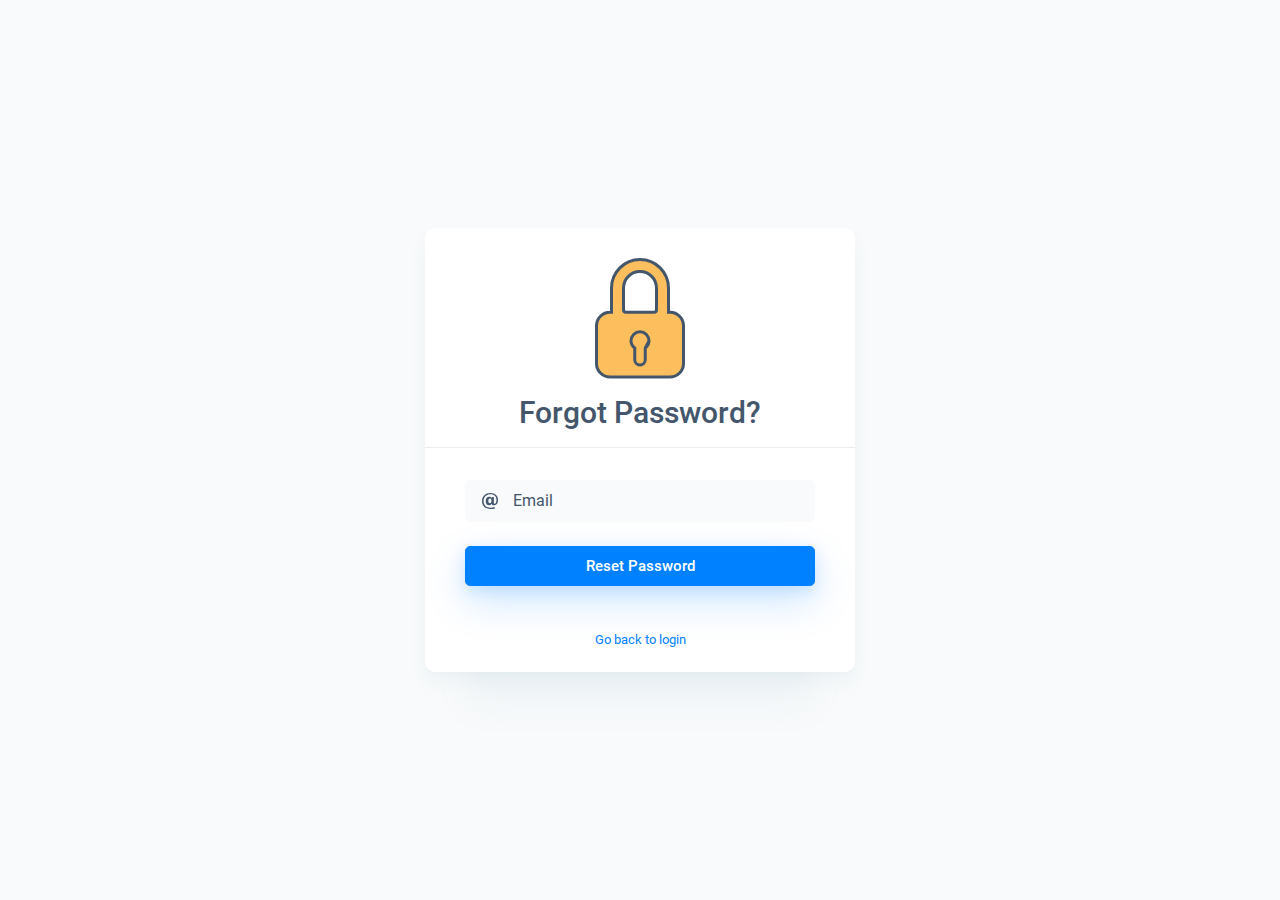
<file: templatebk/HTML/auth-forgot.html>
<!DOCTYPE html>
<html class="no-js" lang="en" data-theme="light">

<head>
    <meta charset="utf-8" />
    <meta http-equiv="X-UA-Compatible" content="IE=edge" />
    <meta name="MobileOptimized" content="320" />
    <meta name="HandheldFriendly" content="True" />
    <meta name="viewport" content="width=device-width, initial-scale=1.0" />
    <title>Arion Admin Dashboard</title>
    <meta name="description" content="Arion — This is the best dashboard" />
    <meta name="msapplication-tap-highlight" content="no" />
    <meta name="mobile-web-app-capable" content="yes" />
    <meta name="application-name" content="Arion — This is the best dashboard" />
    <meta name="apple-mobile-web-app-title" content="Arion Admin Dashboard" />
    <meta name="apple-mobile-web-app-capable" content="yes" />
    <meta name="apple-mobile-web-app-status-bar-style" content="black" />
    <link rel="stylesheet" href="css/bootstrap.min.css" />
    <link rel="stylesheet" href="css/apexcharts.css" />
    <link rel="stylesheet" href="css/tippy/tippy.css" />
    <link rel="stylesheet" href="css/flatpickr.min.css" />
    <link rel="stylesheet" href="css/select2.min.css" />
    <link rel="stylesheet" href="css/quill/quill.snow.css" />
    <link rel="stylesheet" href="css/quill/quill.core.css" />
    <link rel="stylesheet" href="css/filepond.min.css" />
    <link rel="stylesheet" href="css/filepond-plugin-image-preview.min.css" />
    <link rel="stylesheet" href="css/swiper-bundle.min.css" />
    <link rel="stylesheet" href="css/style.css" />
    <link rel="apple-touch-icon" sizes="57x57" href="img/content/favicons/apple-icon-57x57.png" />
    <link rel="apple-touch-icon" sizes="60x60" href="img/content/favicons/apple-icon-60x60.png" />
    <link rel="apple-touch-icon" sizes="72x72" href="img/content/favicons/apple-icon-72x72.png" />
    <link rel="apple-touch-icon" sizes="76x76" href="img/content/favicons/apple-icon-76x76.png" />
    <link rel="apple-touch-icon" sizes="114x114" href="img/content/favicons/apple-icon-114x114.png" />
    <link rel="apple-touch-icon" sizes="120x120" href="img/content/favicons/apple-icon-120x120.png" />
    <link rel="apple-touch-icon" sizes="144x144" href="img/content/favicons/apple-icon-144x144.png" />
    <link rel="apple-touch-icon" sizes="152x152" href="img/content/favicons/apple-icon-152x152.png" />
    <link rel="apple-touch-icon" sizes="180x180" href="img/content/favicons/apple-icon-180x180.png" />
    <link rel="icon" type="image/png" sizes="192x192" href="img/content/favicons/android-icon-192x192.png" />
    <link rel="icon" type="image/png" sizes="32x32" href="img/content/favicons/favicon-32x32.png" />
    <link rel="icon" type="image/png" sizes="96x96" href="img/content/favicons/favicon-96x96.png" />
    <link rel="icon" type="image/png" sizes="16x16" href="img/content/favicons/favicon-16x16.png" />
    <!-- <link rel="manifest" href="img/content/favicons/manifest.json" />-->
    <meta name="msapplication-TileColor" content="#ffffff" />
    <meta name="msapplication-TileImage" content="/ms-icon-144x144.png" />
    <meta name="theme-color" content="#ffffff" />
</head>

<body>
    <svg xmlns="http://www.w3.org/2000/svg" style="border: 0 !important; clip: rect(0 0 0 0) !important; height: 1px !important; margin: -1px !important; overflow: hidden !important; padding: 0 !important; position: absolute !important; width: 1px !important;"
    class="root-svg-symbols-element">
        <symbol id="icon-action" viewBox="0 0 22 22">
            <path d="M14.2 6.6H6.2V5L3 7.8L6.2 10.6V9H14.2V6.6ZM19 13.4L15.8 10.6V12.2H7.8V14.6H15.8V16.2L19 13.4Z" />
        </symbol>
        <symbol id="icon-archive" viewBox="0 0 14 13">
            <path d="M13,5v6a2,2,0,0,1-2,2H3a2,2,0,0,1-2-2V5A1,1,0,0,1,0,4V1A1,1,0,0,1,1,0H13a1,1,0,0,1,1,1V4A1,1,0,0,1,13,5ZM2,11a1,1,0,0,0,1,1h8a1,1,0,0,0,1-1V5H2ZM13,1H1V4H13ZM8.5,8h-3a.5.5,0,0,1,0-1h3a.5.5,0,0,1,0,1Z" />
        </symbol>
        <symbol id="icon-arrow-down" viewBox="0 0 22 22">
            <path d="M7 8H15L11 13L7 8Z" />
        </symbol>
        <symbol id="icon-attachment" viewBox="0 0 22 22">
            <path d="M7.91455 19C6.86045 19 5.87319 18.5469 5.16067 17.8245C3.77883 16.4236 3.39404 13.9787 5.33105 12.0154C6.46505 10.8659 11.01 6.25768 13.278 3.95803C14.0835 3.14169 15.1082 2.82576 16.089 3.09271C17.0534 3.35394 17.8426 4.15477 18.101 5.13194C18.3635 6.12788 18.0529 7.16708 17.2483 7.98343L9.64776 15.6897C9.21405 16.1297 8.72327 16.3901 8.23087 16.4424C7.74254 16.4946 7.27703 16.3363 6.95094 16.0056C6.3607 15.4048 6.27592 14.2774 7.2591 13.2815L12.5973 7.86914C12.8166 7.64709 13.172 7.64709 13.3913 7.86914C13.6106 8.09119 13.6106 8.45201 13.3913 8.67406L8.05233 14.0872C7.5909 14.5542 7.54851 15.0007 7.74498 15.2007C7.8314 15.2873 7.96184 15.3273 8.11266 15.3101C8.34337 15.2864 8.60669 15.1338 8.85371 14.8848L16.4542 7.17933C16.976 6.65034 17.1757 6.02828 17.0167 5.42827C16.8602 4.83642 16.3825 4.35233 15.7996 4.19314C15.2077 4.03232 14.593 4.23559 14.0713 4.76458C11.8033 7.06504 7.2591 11.6725 6.12428 12.8219C4.64381 14.3232 4.99844 16.0514 5.9539 17.0204C6.91018 17.9894 8.61321 18.3502 10.0945 16.8473L18.0415 8.78998C18.2608 8.56793 18.6162 8.56793 18.8355 8.78998C19.0548 9.01202 19.0548 9.37285 18.8355 9.59571L10.8886 17.653C9.95184 18.6016 8.90263 19 7.91455 19Z"
            />
        </symbol>
        <symbol id="icon-back-time" viewBox="0 0 22 22">
            <path d="M12.0118 4C8.21165 4 5.12022 7.04073 5.02789 10.8259V11.0009H3L6.07262 14.325L9.05974 11.0009H6.77537V10.8259C6.86684 8.00622 9.17601 5.75085 12.0118 5.75085C14.9066 5.75085 17.2534 8.10183 17.2534 11.0009C17.2534 13.8999 14.9066 16.2509 12.0118 16.2509C10.8517 16.2509 9.77959 15.871 8.91098 15.2324L7.70895 16.5163C8.89559 17.4451 10.3892 18 12.0118 18C15.8718 18 19 14.8671 19 11.0009C19 7.13463 15.8718 4 12.0118 4ZM11.1569 6.73256V11.0009C11.1569 11.1118 11.18 11.2228 11.2227 11.327C11.2663 11.4311 11.3287 11.5259 11.4074 11.6044L14.1431 14.3361C14.3851 14.1799 14.6134 14.004 14.816 13.8L12.8667 11.8545V6.73256H11.1569Z"
            />
        </symbol>
        <symbol id="icon-bell" viewBox="0 0 22 22">
            <path fill-rule="evenodd" clip-rule="evenodd" d="M10.31 4.757C10.31 4.757 10.314 4.764 10.319 4.782C10.312 4.767 10.309 4.758 10.31 4.757ZM11.824 6.687L11 6.425L10.176 6.687C10.168 6.69 10.155 6.695 10.137 6.703C10.078 6.729 9.978 6.777 9.858 6.851C9.611 7.003 9.329 7.234 9.113 7.564C8.634 8.297 8.635 9.072 8.635 9.38V9.4C8.635 10.049 8.462 11.135 7.933 12.405C7.58 13.255 7.127 14.04 6.786 14.579C7.214 14.645 7.668 14.698 8.045 14.726C8.2 14.738 8.348 14.749 8.49 14.76C9.36 14.827 10.042 14.88 11 14.88C11.958 14.88 12.64 14.827 13.51 14.76C13.652 14.749 13.8 14.738 13.955 14.726C14.332 14.698 14.786 14.645 15.214 14.579C14.872 14.04 14.42 13.255 14.067 12.405C13.538 11.135 13.365 10.049 13.365 9.4V9.38C13.365 9.072 13.366 8.297 12.887 7.564C12.671 7.234 12.389 7.003 12.142 6.851C12.022 6.777 11.922 6.729 11.863 6.703C11.845 6.695 11.832 6.69 11.824 6.687ZM5.791 14.373L5.796 14.376C5.792 14.374 5.791 14.373 5.791 14.373ZM16.209 14.373C16.209 14.373 16.208 14.374 16.204 14.376L16.209 14.373ZM11.681 4.782C11.686 4.764 11.69 4.757 11.69 4.757C11.691 4.758 11.688 4.767 11.681 4.782ZM10.011 3.4C10.467 3 10.888 3 11 3C11.112 3 11.533 3 11.989 3.4C12.446 3.8 12.522 4.6 12.522 4.6C12.522 4.6 13.854 5.023 14.728 6.36C15.572 7.65 15.567 8.982 15.565 9.362V9.4C15.565 9.72 15.665 10.52 16.098 11.56C16.531 12.6 17.163 13.56 17.391 13.88C17.437 13.944 17.488 14.007 17.542 14.072C17.756 14.334 18 14.633 18 15.16C18 15.818 17.62 16.12 17.163 16.36C16.707 16.6 15.185 16.84 14.12 16.92C13.972 16.931 13.828 16.942 13.688 16.953H13.687C12.814 17.021 12.048 17.08 11 17.08C9.952 17.08 9.186 17.021 8.313 16.953H8.312C8.172 16.942 8.028 16.931 7.88 16.92C6.815 16.84 5.293 16.6 4.837 16.36C4.38 16.12 4 15.818 4 15.16C4 14.633 4.244 14.334 4.458 14.072C4.512 14.007 4.563 13.944 4.609 13.88C4.837 13.56 5.469 12.6 5.902 11.56C6.335 10.52 6.435 9.72 6.435 9.4V9.362C6.433 8.982 6.428 7.65 7.272 6.36C8.146 5.023 9.478 4.6 9.478 4.6C9.478 4.6 9.554 3.8 10.011 3.4ZM9.096 17.704C9.096 17.704 9.5 19 11 19C12.5 19 12.905 17.704 12.905 17.704H9.096Z"
            />
        </symbol>
        <symbol id="icon-bill" viewBox="0 0 42 42">
            <path fill-rule="evenodd" clip-rule="evenodd" d="M9.54541 6.36943V35.8611C9.54541 36.1224 9.83734 36.2742 10.0473 36.1222L12.8597 34.0858C13.079 33.9271 13.3735 33.9258 13.5941 34.0828L16.415 36.0907C16.747 36.327 17.1906 36.3243 17.5197 36.084L20.2487 34.0908C20.4697 33.9294 20.7677 33.9288 20.9894 34.0893L23.7566 36.0928C24.0822 36.3286 24.5188 36.333 24.8489 36.1038L27.7776 34.0709C27.9947 33.9202 28.2811 33.9208 28.4975 34.0723L31.4476 36.1372C31.6581 36.2845 31.9454 36.132 31.9454 35.8731V6.36943C31.9454 6.01479 31.6613 5.72729 31.3109 5.72729H10.18C9.82951 5.72729 9.54541 6.01479 9.54541 6.36943ZM12.9721 12.2771C12.9721 11.9225 13.2562 11.635 13.6066 11.635H22.0463C22.3968 11.635 22.6808 11.9225 22.6808 12.2771C22.6808 12.6318 22.3968 12.9193 22.0463 12.9193H13.6066C13.2562 12.9193 12.9721 12.6318 12.9721 12.2771ZM12.9721 14.942C12.9721 14.5873 13.2562 14.2998 13.6066 14.2998H20.1744C20.5248 14.2998 20.8089 14.5873 20.8089 14.942C20.8089 15.2966 20.5248 15.5841 20.1744 15.5841H13.6066C13.2562 15.5841 12.9721 15.2966 12.9721 14.942ZM12.9721 18.4737C12.9721 18.1191 13.2562 17.8316 13.6066 17.8316H22.0463C22.3968 17.8316 22.6808 18.1191 22.6808 18.4737C22.6808 18.8284 22.3968 19.1159 22.0463 19.1159H13.6066C13.2562 19.1159 12.9721 18.8284 12.9721 18.4737ZM12.9721 21.2028C12.9721 20.8481 13.2562 20.5607 13.6066 20.5607H20.1744C20.5248 20.5607 20.8089 20.8481 20.8089 21.2028C20.8089 21.5575 20.5248 21.8449 20.1744 21.8449H13.6066C13.2562 21.8449 12.9721 21.5575 12.9721 21.2028ZM12.9721 24.7345C12.9721 24.3799 13.2562 24.0925 13.6066 24.0925H22.0463C22.3968 24.0925 22.6808 24.3799 22.6808 24.7345C22.6808 25.0891 22.3968 25.3767 22.0463 25.3767H13.6066C13.2562 25.3767 12.9721 25.0891 12.9721 24.7345ZM12.9721 27.4636C12.9721 27.109 13.2562 26.8215 13.6066 26.8215H20.1744C20.5248 26.8215 20.8089 27.109 20.8089 27.4636C20.8089 27.8183 20.5248 28.1057 20.1744 28.1057H13.6066C13.2562 28.1057 12.9721 27.8183 12.9721 27.4636ZM24.8542 12.2771C24.8542 11.9225 25.1384 11.635 25.4888 11.635H28.1381C28.4886 11.635 28.7726 11.9225 28.7726 12.2771C28.7726 12.6318 28.4886 12.9193 28.1381 12.9193H25.4888C25.1384 12.9193 24.8542 12.6318 24.8542 12.2771ZM25.4888 14.2998C25.1384 14.2998 24.8542 14.5873 24.8542 14.942C24.8542 15.2966 25.1384 15.5841 25.4888 15.5841H28.1381C28.4886 15.5841 28.7726 15.2966 28.7726 14.942C28.7726 14.5873 28.4886 14.2998 28.1381 14.2998H25.4888ZM24.8542 18.4737C24.8542 18.1191 25.1384 17.8316 25.4888 17.8316H28.1381C28.4886 17.8316 28.7726 18.1191 28.7726 18.4737C28.7726 18.8284 28.4886 19.1159 28.1381 19.1159H25.4888C25.1384 19.1159 24.8542 18.8284 24.8542 18.4737ZM25.4888 20.5607C25.1384 20.5607 24.8542 20.8481 24.8542 21.2027C24.8542 21.5575 25.1384 21.8449 25.4888 21.8449H28.1381C28.4886 21.8449 28.7726 21.5575 28.7726 21.2027C28.7726 20.8481 28.4886 20.5607 28.1381 20.5607H25.4888ZM24.8542 24.7346C24.8542 24.3799 25.1384 24.0925 25.4888 24.0925H28.1381C28.4886 24.0925 28.7726 24.3799 28.7726 24.7346C28.7726 25.0892 28.4886 25.3767 28.1381 25.3767H25.4888C25.1384 25.3767 24.8542 25.0892 24.8542 24.7346ZM25.4888 26.8215C25.1384 26.8215 24.8542 27.1091 24.8542 27.4637C24.8542 27.8183 25.1384 28.1057 25.4888 28.1057H28.1381C28.4886 28.1057 28.7726 27.8183 28.7726 27.4637C28.7726 27.1091 28.4886 26.8215 28.1381 26.8215H25.4888Z"
            />
        </symbol>
        <symbol id="icon-calendar" viewBox="0 0 22 22">
            <path d="M17.2222 4.77778H16.3333V6.55556H13.6667V4.77778H8.33333V6.55556H5.66667V4.77778H4.77778C3.79911 4.77778 3 5.57778 3 6.55556V17.2222C3 18.2 3.79911 19 4.77778 19H17.2222C18.2 19 19 18.2 19 17.2222V6.55556C19 5.57778 18.2 4.77778 17.2222 4.77778ZM17.2222 17.2222H4.77778V10.1111H17.2222V17.2222ZM7.88889 3H6.11111V6.11111H7.88889V3ZM15.8889 3H14.1111V6.11111H15.8889V3Z"
            />
        </symbol>
        <symbol id="icon-camera" viewBox="0 0 50 50">
            <path d="M25.0002 22.4431C21.9875 22.4431 19.5456 24.9249 19.5456 27.9828C19.5456 31.0408 21.9875 33.5226 25.0002 33.5226C28.0111 33.5226 30.4547 31.0408 30.4547 27.9828C30.4547 24.9249 28.0111 22.4431 25.0002 22.4431ZM39.5456 16.9033H35.182C34.582 16.9033 33.9347 16.4306 33.7475 15.8507L32.6184 12.4142C32.4275 11.8363 31.7838 11.3635 31.182 11.3635H18.8184C18.2184 11.3635 17.5711 11.8363 17.3838 12.4124L16.2529 15.8507C16.0638 16.4306 15.4184 16.9033 14.8184 16.9033H10.4547C8.45472 16.9033 6.81836 18.5652 6.81836 20.5965V37.2158C6.81836 39.247 8.45472 40.909 10.4547 40.909H39.5456C41.5456 40.909 43.182 39.247 43.182 37.2158V20.5965C43.182 18.5652 41.5456 16.9033 39.5456 16.9033ZM25.0002 37.2158C19.9784 37.2158 15.9093 33.0831 15.9093 27.9828C15.9093 22.8826 19.9784 18.7499 25.0002 18.7499C30.0202 18.7499 34.0911 22.8826 34.0911 27.9828C34.0911 33.0831 30.0202 37.2158 25.0002 37.2158ZM38.6365 22.8124C37.9329 22.8124 37.3638 22.2326 37.3638 21.5179C37.3638 20.807 37.9329 20.2253 38.6365 20.2253C39.3402 20.2253 39.9093 20.8051 39.9093 21.5179C39.9093 22.2326 39.3402 22.8124 38.6365 22.8124Z"
            />
        </symbol>
        <symbol id="icon-cart" viewBox="0 0 22 22">
            <path d="M18.4658 8.33345H14.0151L12.4044 9.94411C12.0018 10.3468 11.4658 10.5681 10.8969 10.5681C10.3262 10.5681 9.79111 10.3459 9.38756 9.94322C8.98578 9.54144 8.76356 9.00633 8.76267 8.43656C8.76267 8.40189 8.77156 8.36811 8.77244 8.33345H3.53333C3.23822 8.33345 3 8.57167 3 8.86678V11.0001H19V8.86678C19 8.57167 18.76 8.33345 18.4658 8.33345ZM11.6827 9.22145L16.176 4.72811C16.3849 4.52011 16.3867 4.18322 16.1778 3.97344L15.36 3.15567C15.152 2.94767 14.8142 2.94856 14.6044 3.15567L10.1111 7.64989C9.67733 8.08367 9.67733 8.78767 10.1111 9.22145C10.5449 9.65433 11.248 9.65522 11.6827 9.22145ZM5.50933 17.4632C5.59556 17.8197 5.96711 18.1112 6.33333 18.1112H15.6667C16.0329 18.1112 16.4044 17.8197 16.4907 17.4632L17.8444 11.889H4.15556L5.50933 17.4632Z"
            />
        </symbol>
        <symbol id="icon-chat-messages" viewBox="0 0 22 22">
            <path d="M7.64 12.96V8H4.6C3.72 8 3 8.72 3 9.6V14.4C3 15.28 3.72 16 4.6 16H5.4V18.4L7.8 16H11.8C12.68 16 13.4 15.28 13.4 14.4V12.944C13.3488 12.9552 13.2944 12.9608 13.24 12.9608H7.64V12.96ZM17.4 4H10.2C9.32 4 8.6 4.72 8.6 5.6V12H14.2L16.6 14.4V12H17.4C18.28 12 19 11.2808 19 10.4V5.6C19 4.72 18.28 4 17.4 4Z"
            />
        </symbol>
        <symbol id="icon-chat" viewBox="0 0 22 22">
            <path d="M7.64 12.96V8H4.6C3.72 8 3 8.72 3 9.6V14.4C3 15.28 3.72 16 4.6 16H5.4V18.4L7.8 16H11.8C12.68 16 13.4 15.28 13.4 14.4V12.944C13.3488 12.9552 13.2944 12.9608 13.24 12.9608H7.64V12.96ZM17.4 4H10.2C9.32 4 8.6 4.72 8.6 5.6V12H14.2L16.6 14.4V12H17.4C18.28 12 19 11.2808 19 10.4V5.6C19 4.72 18.28 4 17.4 4Z"
            />
        </symbol>
        <symbol id="icon-checked" viewBox="0 0 14 12">
            <path d="M11.7917 1.2358C12.0798 1.53914 12.0675 2.01865 11.7642 2.30682L5.7036 8.06439C5.40574 8.34735 4.93663 8.34134 4.64613 8.05084L2.22189 5.6266C1.92604 5.33074 1.92604 4.85107 2.22189 4.55522C2.51774 4.25937 2.99741 4.25937 3.29326 4.55522L5.19538 6.45734L10.7206 1.20834C11.024 0.920164 11.5035 0.93246 11.7917 1.2358Z"
            />
        </symbol>
        <symbol id="icon-chevron" viewBox="0 0 24 14">
            <path d="M1.41387 9.81571C2.21327 8.99672 10.6129 0.994835 10.6129 0.994835C11.042 0.557905 11.6004 0.338461 12.1588 0.338461C12.7172 0.338461 13.2756 0.557905 13.7008 0.994835C13.7008 0.994835 22.1043 8.99672 22.8998 9.81571C23.6992 10.6347 23.7541 12.1081 22.8998 12.98C22.0495 13.8539 20.8602 13.9225 19.8158 12.98L12.1588 5.63843L4.50176 12.98C3.45744 13.9225 2.26617 13.8539 1.41387 12.98C0.559601 12.1081 0.612502 10.6347 1.41387 9.81571Z"
            />
        </symbol>
        <symbol id="icon-clipboard" viewBox="0 0 22 22">
            <path fill-rule="evenodd" clip-rule="evenodd" d="M14.365 7L15.3507 4.6C15.9825 4.6 16.5008 5.1032 16.5 5.72V17.88C16.5 18.4952 15.9825 19 15.3499 19H6.14926C5.51672 19 5 18.496 5 17.88V5.72C5 5.1032 5.51672 4.6 6.15008 4.6L7.13587 7H14.365ZM14.4471 4.6L13.7078 6.2H7.79224L7.05372 4.6H8.84456L9.43603 3H12.0648L12.6554 4.6H14.4471ZM7.46458 9.39999H14.0365V10.2H7.46458V9.39999ZM7.46458 15.8H14.0365V16.6H7.46458V15.8ZM14.0365 12.6H7.46458V13.4H14.0365V12.6Z"
            />
        </symbol>
        <symbol id="icon-clock" viewBox="0 0 22 22">
            <path d="M11.0004 3C6.58148 3 3 6.58148 3 10.9996C3 15.4185 6.58148 19 11.0004 19C15.4177 19 19 15.4185 19 10.9996C19 6.58148 15.4177 3 11.0004 3ZM10.9996 17.3326C7.50226 17.3326 4.66658 14.4977 4.66658 10.9996C4.66658 7.50227 7.50143 4.66658 10.9996 4.66658C14.4969 4.66658 17.3334 7.50143 17.3334 10.9996C17.3334 14.4969 14.4969 17.3326 10.9996 17.3326ZM12 6H10.3334V11.2039L7.37857 12.9105L8.21186 14.3537L11.6409 12.373C11.8392 12.2588 12 11.9789 12 11.7497C12 8.90718 12 9.70745 12 6Z"
            />
        </symbol>
        <symbol id="icon-comments" viewBox="0 0 22 22">
            <path d="M3 5.60714V14.4464C3 15.3175 3.7328 16.0536 4.6 16.0536H6.73333V18.7321C6.73333 18.8428 6.80107 18.9421 6.90373 18.9821C6.9352 18.9944 6.96773 19 7 19C7.0736 19 7.1456 18.9695 7.19733 18.9124L9.78453 16.0536H17.4C18.2672 16.0536 19 15.3175 19 14.4464V5.60714C19 4.73607 18.2672 4 17.4 4H4.6C3.7328 4 3 4.73607 3 5.60714ZM13.6667 9.89286C13.6667 9.30196 14.1451 8.82143 14.7333 8.82143C15.3216 8.82143 15.8 9.30196 15.8 9.89286C15.8 10.4837 15.3216 10.9643 14.7333 10.9643C14.1451 10.9643 13.6667 10.4837 13.6667 9.89286ZM9.93333 9.89286C9.93333 9.30196 10.4117 8.82143 11 8.82143C11.5883 8.82143 12.0667 9.30196 12.0667 9.89286C12.0667 10.4837 11.5883 10.9643 11 10.9643C10.4117 10.9643 9.93333 10.4837 9.93333 9.89286ZM6.2 9.89286C6.2 9.30196 6.6784 8.82143 7.26667 8.82143C7.85493 8.82143 8.33333 9.30196 8.33333 9.89286C8.33333 10.4837 7.85493 10.9643 7.26667 10.9643C6.6784 10.9643 6.2 10.4837 6.2 9.89286Z"
            />
        </symbol>
        <symbol id="icon-contacts" viewBox="0 0 22 22">
            <path d="M18.2 6H3.8C3.3576 6 3 6.3576 3 6.8V16.4C3 16.8416 3.3576 17.2 3.8 17.2H18.2C18.6424 17.2 19 16.8416 19 16.4V6.8C19 6.3584 18.6424 6 18.2 6ZM13.4 9.2H16.6V10H13.4V9.2ZM11.8 15.4424C11.6968 15.3608 11.5656 15.2816 11.3768 15.2C10.4328 14.7936 9.008 14.192 9.008 13.4592C9.008 13.0184 9.2952 13.1624 9.4224 12.356C9.4752 12.0216 9.7304 12.3504 9.7784 11.5872C9.7784 11.2832 9.6392 11.2072 9.6392 11.2072C9.6392 11.2072 9.7096 10.7576 9.7376 10.4104C9.7664 10.048 9.5608 8.9704 8.716 8.7328C8.5672 8.5824 8.4672 8.644 8.9224 8.4032C7.9272 8.356 7.6952 8.8768 7.1656 9.26C6.7144 9.596 6.592 10.128 6.6144 10.4112C6.644 10.7576 6.7144 11.208 6.7144 11.208C6.7144 11.208 6.5744 11.2832 6.5744 11.5872C6.6232 12.3504 6.8784 12.0216 6.9304 12.356C7.0568 13.1624 7.3456 13.0184 7.3456 13.4592C7.3456 14.192 5.9208 14.7936 4.9768 15.2C4.8144 15.2704 4.6976 15.3384 4.6 15.408V7.6H11.8V15.4424ZM17.4 12.4H13.4V11.6H17.4V12.4Z"
            />
        </symbol>
        <symbol id="icon-credit-card" viewBox="0 0 22 22">
            <path d="M17.4 6H4.6C3.7192 6 3 6.70714 3 7.57143V15.4286C3 16.2929 3.7192 17 4.6 17H17.4C18.28 17 19 16.2929 19 15.4286V7.57143C19 6.70714 18.28 6 17.4 6ZM17.4 15.4286H4.6V10.7143H17.4V15.4286ZM17.4 8.35714H4.6V7.57143H17.4V8.35714ZM6.2 12.3643V12.8357H6.68V12.3643H6.2ZM9.08 13.3064V13.7786H10.04V13.3064H10.52V12.8349H11V12.3635H10.04V12.8349H9.5592V13.3064H9.08ZM11 13.7786V13.3064H10.5192V13.7786H11ZM8.6 13.7786V13.3064H7.64V13.7786H8.6ZM9.08 12.8349H9.56V12.3635H8.6V13.3056H9.08V12.8349ZM7.1592 13.3064H7.64V12.8349H8.12V12.3635H7.16V12.8349H6.68V13.3064H6.2V13.7786H7.1592V13.3064Z"
            />
        </symbol>
        <symbol id="icon-cross" viewBox="0 0 14 14">
            <path d="M4.91 3.992C5.14252 4.21583 7.41432 6.56773 7.41432 6.56773C7.53837 6.68788 7.60068 6.84423 7.60068 7.00058C7.60068 7.15694 7.53837 7.31329 7.41432 7.43234C7.41432 7.43234 5.14252 9.78533 4.91 10.0081C4.67747 10.2319 4.25916 10.2473 4.01162 10.0081C3.76352 9.76997 3.74405 9.43696 4.01162 9.14455L6.09596 7.00058L4.01162 4.85661C3.74405 4.5642 3.76352 4.23065 4.01162 3.992C4.25916 3.75281 4.67747 3.76762 4.91 3.992Z"
            />
            <path d="M9.08999 3.992C8.85747 4.21583 6.58566 6.56773 6.58566 6.56773C6.46162 6.68788 6.39931 6.84423 6.39931 7.00058C6.39931 7.15694 6.46162 7.31329 6.58566 7.43234C6.58566 7.43234 8.85747 9.78533 9.08999 10.0081C9.32251 10.2319 9.74083 10.2473 9.98837 10.0081C10.2365 9.76997 10.2559 9.43696 9.98837 9.14455L7.90402 7.00058L9.98837 4.85661C10.2559 4.5642 10.2365 4.23065 9.98837 3.992C9.74083 3.75281 9.32251 3.76762 9.08999 3.992Z"
            />
        </symbol>
        <symbol id="icon-dashboard" viewBox="0 0 22 22">
            <path d="M17.4 5H4.6C3.72 5 3 5.675 3 6.5V15.5C3 16.325 3.72 17 4.6 17H17.4C18.28 17 19 16.325 19 15.5V6.5C19 5.675 18.28 5 17.4 5ZM6.6 6.3125C6.9312 6.3125 7.2 6.5645 7.2 6.875C7.2 7.1855 6.9312 7.4375 6.6 7.4375C6.2688 7.4375 6 7.1855 6 6.875C6 6.5645 6.2688 6.3125 6.6 6.3125ZM4.4 6.875C4.4 6.5645 4.6688 6.3125 5 6.3125C5.3312 6.3125 5.6 6.5645 5.6 6.875C5.6 7.1855 5.3312 7.4375 5 7.4375C4.6688 7.4375 4.4 7.1855 4.4 6.875ZM17.4 15.5H4.6V8.75H17.4V15.5ZM17.4 7.25H7.8V6.5H17.4152L17.4 7.25Z"
            />
        </symbol>
        <symbol id="icon-detail" viewBox="0 0 22 22">
            <path d="M11.0004 3C6.58148 3 3 6.58148 3 10.9996C3 15.4185 6.58148 19 11.0004 19C15.4177 19 19 15.4185 19 10.9996C19 6.58148 15.4177 3 11.0004 3ZM11.747 5.88818C12.527 5.88818 12.7562 6.34066 12.7562 6.85813C12.7562 7.50393 12.2395 8.1014 11.3571 8.1014C10.6188 8.1014 10.2671 7.73059 10.2888 7.11645C10.2888 6.59898 10.7213 5.88818 11.747 5.88818ZM9.74882 15.791C9.21551 15.791 8.82636 15.4669 9.19884 14.0461L9.80965 11.5254C9.91547 11.1221 9.93297 10.9604 9.80965 10.9604C9.65049 10.9604 8.95802 11.2387 8.54971 11.5137L8.28389 11.0779C9.57966 9.99547 11.0696 9.3605 11.707 9.3605C12.2404 9.3605 12.3287 9.99047 12.0629 10.9604L11.3629 13.6103C11.2387 14.0786 11.2921 14.2402 11.4162 14.2402C11.5762 14.2402 12.0995 14.0469 12.6145 13.6411L12.9162 14.0461C11.6554 15.306 10.2813 15.791 9.74882 15.791Z"
            />
        </symbol>
        <symbol id="icon-details" viewBox="0 0 22 22">
            <path fill-rule="evenodd" clip-rule="evenodd" d="M7.44444 10.1111C7.44444 9.74292 7.74292 9.44444 8.11111 9.44444H14.3333C14.7015 9.44444 15 9.74292 15 10.1111C15 10.4793 14.7015 10.7778 14.3333 10.7778H8.11111C7.74292 10.7778 7.44444 10.4793 7.44444 10.1111ZM7.44444 12.7778C7.44444 12.4096 7.74292 12.1111 8.11111 12.1111H14.3333C14.7015 12.1111 15 12.4096 15 12.7778C15 13.146 14.7015 13.4444 14.3333 13.4444H8.11111C7.74292 13.4444 7.44444 13.146 7.44444 12.7778ZM7.44444 15.4444C7.44444 15.0763 7.74292 14.7778 8.11111 14.7778H11.2222C11.5904 14.7778 11.8889 15.0763 11.8889 15.4444C11.8889 15.8126 11.5904 16.1111 11.2222 16.1111H8.11111C7.74292 16.1111 7.44444 15.8126 7.44444 15.4444ZM11.4444 4.33333H6.33333V17.6667H16.1111V9C16.1111 9 12.9757 9 12.4578 9C11.9399 9 11.4444 8.47204 11.4444 8.00978C11.4444 7.54752 11.4444 4.33333 11.4444 4.33333ZM17.4444 8.33333V18.1111C17.4444 18.602 17.0465 19 16.5556 19H5.88889C5.39797 19 5 18.602 5 18.1111V3.88889C5 3.39797 5.39797 3 5.88889 3H12.1111L17.4444 8.33333Z"
            />
        </symbol>
        <symbol id="icon-doc" viewBox="0 0 31 40">
            <path fill-rule="evenodd" clip-rule="evenodd" d="M2.49998 0H19.7412L30.9999 11.215V37.5C30.9999 38.8812 29.88 40 28.4999 40H2.49998C1.11994 40 0 38.8812 0 37.5V2.49998C0 1.11877 1.12007 0 2.49998 0Z" fill="#26A6D1" />
            <path fill-rule="evenodd" clip-rule="evenodd" d="M30.9638 11.25H22.25C20.8699 11.25 19.75 10.1301 19.75 8.75004V0.0250244L30.9638 11.25Z" fill="#1E7EA0" />
            <path d="M5.7923 24C5.55897 24 5.37897 23.9367 5.2523 23.81C5.12564 23.6833 5.0623 23.5033 5.0623 23.27V17.68C5.0623 17.4467 5.12564 17.2667 5.2523 17.14C5.37897 17.0133 5.55897 16.95 5.7923 16.95H7.8023C8.56897 16.95 9.22897 17.09 9.78231 17.37C10.3356 17.65 10.759 18.0533 11.0523 18.58C11.3456 19.1067 11.4923 19.7367 11.4923 20.47C11.4923 21.2033 11.3456 21.8367 11.0523 22.37C10.7656 22.8967 10.3456 23.3 9.79231 23.58C9.23897 23.86 8.57564 24 7.8023 24H5.7923ZM7.6923 22.74C9.1923 22.74 9.9423 21.9833 9.9423 20.47C9.9423 18.9633 9.1923 18.21 7.6923 18.21H6.6223V22.74H7.6923ZM15.9293 24.09C15.2293 24.09 14.6193 23.9433 14.0993 23.65C13.5859 23.35 13.1893 22.93 12.9093 22.39C12.6293 21.8433 12.4893 21.2033 12.4893 20.47C12.4893 19.7367 12.6293 19.1 12.9093 18.56C13.1893 18.0133 13.5859 17.5933 14.0993 17.3C14.6193 17.0067 15.2293 16.86 15.9293 16.86C16.6293 16.86 17.2359 17.0067 17.7493 17.3C18.2693 17.5933 18.6693 18.0133 18.9493 18.56C19.2293 19.1 19.3693 19.7367 19.3693 20.47C19.3693 21.2033 19.2293 21.8433 18.9493 22.39C18.6693 22.93 18.2693 23.35 17.7493 23.65C17.2359 23.9433 16.6293 24.09 15.9293 24.09ZM15.9293 22.88C16.5159 22.88 16.9759 22.6733 17.3093 22.26C17.6493 21.8467 17.8193 21.25 17.8193 20.47C17.8193 19.69 17.6526 19.0967 17.3193 18.69C16.9859 18.2767 16.5226 18.07 15.9293 18.07C15.3359 18.07 14.8726 18.2767 14.5393 18.69C14.2126 19.0967 14.0493 19.69 14.0493 20.47C14.0493 21.25 14.2159 21.8467 14.5493 22.26C14.8826 22.6733 15.3426 22.88 15.9293 22.88ZM23.8004 24.09C23.107 24.09 22.5004 23.9433 21.9804 23.65C21.4604 23.3567 21.0604 22.9367 20.7804 22.39C20.5004 21.8433 20.3604 21.2033 20.3604 20.47C20.3604 19.7367 20.5004 19.1 20.7804 18.56C21.0604 18.0133 21.4604 17.5933 21.9804 17.3C22.5004 17.0067 23.107 16.86 23.8004 16.86C24.6737 16.86 25.427 17.1 26.0604 17.58C26.1604 17.66 26.2304 17.74 26.2704 17.82C26.3104 17.9 26.3304 18 26.3304 18.12C26.3304 18.2933 26.2804 18.4433 26.1804 18.57C26.087 18.69 25.9704 18.75 25.8304 18.75C25.737 18.75 25.6537 18.74 25.5804 18.72C25.5137 18.6933 25.437 18.65 25.3504 18.59C25.0837 18.4167 24.837 18.2933 24.6104 18.22C24.3837 18.14 24.1404 18.1 23.8804 18.1C23.2404 18.1 22.757 18.3 22.4304 18.7C22.1104 19.0933 21.9504 19.6833 21.9504 20.47C21.9504 22.0567 22.5937 22.85 23.8804 22.85C24.127 22.85 24.3604 22.8133 24.5804 22.74C24.8004 22.66 25.057 22.5333 25.3504 22.36C25.4504 22.3 25.5337 22.26 25.6004 22.24C25.667 22.2133 25.7437 22.2 25.8304 22.2C25.9704 22.2 26.087 22.2633 26.1804 22.39C26.2804 22.51 26.3304 22.6567 26.3304 22.83C26.3304 22.95 26.307 23.0533 26.2604 23.14C26.2204 23.22 26.1537 23.2967 26.0604 23.37C25.427 23.85 24.6737 24.09 23.8004 24.09Z"
            fill="white" />
        </symbol>
        <symbol id="icon-dot" viewBox="0 0 9 21">
            <circle cx="1.5" cy="19.5" r="1.5" transform="rotate(-90 1.5 19.5)" />
            <circle cx="1.5" cy="13.5" r="1.5" transform="rotate(-90 1.5 13.5)" />
            <circle cx="1.5" cy="7.5" r="1.5" transform="rotate(-90 1.5 7.5)" />
            <circle cx="1.5" cy="1.5" r="1.5" transform="rotate(-90 1.5 1.5)" />
            <circle cx="7.5" cy="19.5" r="1.5" transform="rotate(-90 7.5 19.5)" />
            <circle cx="7.5" cy="13.5" r="1.5" transform="rotate(-90 7.5 13.5)" />
            <circle cx="7.5" cy="7.5" r="1.5" transform="rotate(-90 7.5 7.5)" />
            <circle cx="7.5" cy="1.5" r="1.5" transform="rotate(-90 7.5 1.5)" />
        </symbol>
        <symbol id="icon-dots" viewBox="0 0 25 25">
            <path d="M10.2273 12.499C10.2273 13.6996 11.2006 14.6739 12.4012 14.6739C13.6018 14.6739 14.5751 13.6996 14.5751 12.499C14.5751 11.2984 13.6018 10.3261 12.4012 10.3261C11.2006 10.3261 10.2273 11.2984 10.2273 12.499ZM10.2273 19.416C10.2273 20.6166 11.2006 21.5909 12.4012 21.5909C13.6018 21.5909 14.5751 20.6166 14.5751 19.416C14.5751 18.2154 13.6008 17.2431 12.4012 17.2431C11.2016 17.2431 10.2273 18.2154 10.2273 19.416ZM10.2273 5.58202C10.2273 6.78261 11.2006 7.75692 12.4012 7.75692C13.6018 7.75692 14.5751 6.78261 14.5751 5.58202C14.5751 4.38143 13.6018 3.40909 12.4012 3.40909C11.2006 3.40909 10.2273 4.38143 10.2273 5.58202Z"
            />
        </symbol>
        <symbol id="icon-download" viewBox="0 0 22 22">
            <path d="M17.1765 8.64706H13.4118V3H7.76471V8.64706H4L10.5882 15.2353L17.1765 8.64706ZM4 17.1176V19H17.1765V17.1176H4Z" />
        </symbol>
        <symbol id="icon-drafts" viewBox="0 0 22 22">
            <path d="M17.8736 4.12588C16.5627 2.81406 15.5782 3.01042 15.5782 3.01042L10.0763 8.51223L3.91818 14.6695L3 18.9986L7.32999 18.0804L13.4882 11.9249L18.99 6.42314C18.989 6.42314 19.1863 5.4386 17.8736 4.12588ZM7.07272 17.5604L5.59636 17.8786C5.45454 17.6122 5.28272 17.3458 4.96909 17.0313C4.65454 16.7168 4.38818 16.5468 4.12182 16.4031L4.44 14.9277L4.86727 14.5013C4.86727 14.5013 5.66999 14.5177 6.57726 15.4249C7.48363 16.3304 7.5009 17.1349 7.5009 17.1349L7.07272 17.5604Z"
            />
        </symbol>
        <symbol id="icon-duplicate" viewBox="0 0 14 14">
            <path d="M12,11H5A2,2,0,0,1,3,9V2A2,2,0,0,1,5,0h7a2,2,0,0,1,2,2V9A2,2,0,0,1,12,11Zm1-9a1,1,0,0,0-1-1H5A1,1,0,0,0,4,2V9a1,1,0,0,0,1,1h7a1,1,0,0,0,1-1ZM9,8H8V6H6V5H8V3H9V5h2V6H9ZM2,13H9a1,1,0,0,0,1-1h1a2,2,0,0,1-2,2H2a2,2,0,0,1-2-2V5A2,2,0,0,1,2,3V4A1,1,0,0,0,1,5v7A1,1,0,0,0,2,13Z"
            />
        </symbol>
        <symbol id="icon-email-2" viewBox="0 0 22 22">
            <path d="M14.8417 12.8131C14.8417 13.514 15.0408 13.7935 15.5617 13.7935C16.7225 13.7935 17.4617 12.3125 17.4617 9.84939C17.4617 6.08469 14.7217 4.28244 11.3008 4.28244C7.78167 4.28244 4.58083 6.64539 4.58083 11.111C4.58083 15.3763 7.38083 17.6992 11.6808 17.6992C13.1408 17.6992 14.1208 17.539 15.62 17.0384L15.9417 18.3792C14.4617 18.8607 12.88 19 11.6608 19C6.02083 19 3 15.8961 3 11.1101C3 6.2841 6.50083 3 11.3208 3C16.3408 3 19 6.00375 19 9.68836C19 12.8123 18.0208 15.1952 14.9408 15.1952C13.54 15.1952 12.6208 14.6345 12.5008 13.3922C12.1408 14.7739 11.1808 15.1952 9.88 15.1952C8.14 15.1952 6.68 13.8527 6.68 11.1502C6.68 8.42678 7.96083 6.74468 10.2608 6.74468C11.4808 6.74468 12.2408 7.22528 12.5792 7.98623L13.16 6.92491H14.84V12.8131H14.8417ZM12.3825 10.1698C12.3825 9.06925 11.5617 8.60784 10.8817 8.60784C10.1417 8.60784 9.3225 9.20776 9.3225 10.9708C9.3225 12.3725 9.9425 13.1535 10.8817 13.1535C11.5417 13.1535 12.3825 12.733 12.3825 11.5715V10.1698Z"
            />
        </symbol>
        <symbol id="icon-email" viewBox="0 0 22 22">
            <path d="M17.4 5H4.6C3.72 5 3.008 5.74483 3.008 6.65517L3 15.3448C3 16.2552 3.72 17 4.6 17H17.4C18.28 17 19 16.2552 19 15.3448V6.65517C19 5.74483 18.28 5 17.4 5ZM16.6 15.3448H5.4C4.96 15.3448 4.6 14.9724 4.6 14.5172V8.31034L10.152 11.9021C10.672 12.2414 11.328 12.2414 11.848 11.9021L17.4 8.31034V14.5172C17.4 14.9724 17.04 15.3448 16.6 15.3448ZM11 10.7931L4.6 6.65517H17.4L11 10.7931Z"
            />
        </symbol>
        <symbol id="icon-emoji" viewBox="0 0 22 22">
            <path d="M11 3C6.58167 3 3 6.58167 3 11C3 15.4183 6.58167 19 11 19C15.4175 19 19 15.4183 19 10.9992C19 6.58167 15.4175 3 11 3ZM11 17.3325C7.5025 17.3325 4.66667 14.4975 4.66667 10.9992C4.66667 7.50083 7.50167 4.66667 11 4.66667C14.4975 4.66667 17.3342 7.50167 17.3342 11C17.3342 14.4983 14.4975 17.3325 11 17.3325ZM8.9175 10.7917C9.6075 10.7917 10.1667 10.1392 10.1667 9.33333C10.1667 8.5275 9.60667 7.875 8.91667 7.875C8.22667 7.875 7.66667 8.5275 7.66667 9.33333C7.66667 10.1392 8.22667 10.7917 8.9175 10.7917ZM13.0833 10.7917C13.7742 10.7917 14.3333 10.1392 14.3333 9.33333C14.3333 8.5275 13.7733 7.875 13.0833 7.875C12.3933 7.875 11.8333 8.52833 11.8333 9.33333C11.8333 10.1383 12.3933 10.7917 13.0833 10.7917ZM14.6175 12.1133C14.315 11.9583 13.9383 12.0775 13.7775 12.38C13.7492 12.435 13.0533 13.7075 11.0008 13.7075C8.95833 13.7075 8.25833 12.4467 8.22333 12.3808C8.06667 12.0767 7.69667 11.9525 7.38667 12.1067C7.07833 12.2617 6.95333 12.6367 7.1075 12.9458C7.14917 13.0283 8.1475 14.9575 11.0008 14.9575C13.855 14.9575 14.8517 13.0275 14.8925 12.945C15.0458 12.6392 14.9225 12.27 14.6175 12.1133Z"
            />
        </symbol>
        <symbol id="icon-file-empty" viewBox="0 0 31 40">
            <path fill-rule="evenodd" clip-rule="evenodd" d="M2.49998 0H19.7412L30.9999 11.215V37.5C30.9999 38.8812 29.88 40 28.4999 40H2.49998C1.11994 40 0 38.8812 0 37.5V2.49998C0 1.11877 1.12007 0 2.49998 0Z" fill="#B3C0CE" />
            <path fill-rule="evenodd" clip-rule="evenodd" d="M30.9638 11.25H22.25C20.8699 11.25 19.75 10.1301 19.75 8.75004V0.0250244L30.9638 11.25Z" fill="#8697A8" />
            <path d="M14.8278 23.55C14.4612 23.55 14.1695 23.425 13.9528 23.175C13.7528 22.925 13.6528 22.5917 13.6528 22.175C13.6528 21.325 13.8028 20.6167 14.1028 20.05C14.4195 19.4833 14.8778 18.8583 15.4778 18.175C15.9278 17.6583 16.2528 17.2333 16.4528 16.9C16.6695 16.55 16.7778 16.1583 16.7778 15.725C16.7778 15.2583 16.6028 14.8917 16.2528 14.625C15.9195 14.3417 15.4612 14.2 14.8778 14.2C14.3445 14.2 13.8445 14.3083 13.3778 14.525C12.9278 14.7417 12.3195 15.075 11.5528 15.525C11.0695 15.7917 10.6695 15.925 10.3528 15.925C10.0028 15.925 9.70283 15.775 9.45283 15.475C9.2195 15.1583 9.10283 14.7833 9.10283 14.35C9.10283 14.05 9.15283 13.8 9.25283 13.6C9.3695 13.3833 9.5445 13.1833 9.77783 13C10.5112 12.4167 11.3528 11.9667 12.3028 11.65C13.2695 11.3167 14.2362 11.15 15.2028 11.15C16.2362 11.15 17.1612 11.3333 17.9778 11.7C18.8112 12.0667 19.4528 12.575 19.9028 13.225C20.3695 13.8583 20.6028 14.575 20.6028 15.375C20.6028 15.9917 20.4778 16.5583 20.2278 17.075C19.9945 17.575 19.7112 18.0167 19.3778 18.4C19.0445 18.7667 18.5945 19.225 18.0278 19.775C17.3945 20.3583 16.9195 20.85 16.6028 21.25C16.2862 21.6333 16.0862 22.0667 16.0028 22.55C15.9362 22.8667 15.7945 23.1167 15.5778 23.3C15.3778 23.4667 15.1278 23.55 14.8278 23.55ZM14.8778 29.15C14.2612 29.15 13.7528 28.95 13.3528 28.55C12.9528 28.1333 12.7528 27.6167 12.7528 27C12.7528 26.3833 12.9528 25.875 13.3528 25.475C13.7528 25.0583 14.2612 24.85 14.8778 24.85C15.4778 24.85 15.9778 25.0583 16.3778 25.475C16.7778 25.875 16.9778 26.3833 16.9778 27C16.9778 27.6167 16.7778 28.1333 16.3778 28.55C15.9778 28.95 15.4778 29.15 14.8778 29.15Z"
            fill="white" />
        </symbol>
        <symbol id="icon-flag" viewBox="0 0 22 22">
            <path d="M18.9343 6.18591C10.6329 18.2464 13.4747 5.9548 6.4569 11.8366L8.05247 18.1113H6.25779L3 5.30236L4.64445 4.71213C12.5103 -1.0399 8.40269 9.88549 18.5441 5.8268C18.8676 5.69613 19.1263 5.9068 18.9343 6.18591Z" />
        </symbol>
        <symbol id="icon-folder" viewBox="0 0 22 22">
            <path d="M17.7296 7.24105C17.6407 6.88876 17.2051 6.60132 16.7608 6.60132H11.305C10.8615 6.60132 10.2402 6.34671 9.92631 6.03525L9.44912 5.56447C9.13526 5.25301 8.51475 5 8.07118 5H5.46503C5.02067 5 4.61714 5.3579 4.5683 5.79586L4.3345 8.20264H17.8905L17.7296 7.24105ZM18.5358 9.0033H3.46418C3.19036 9.0033 2.97578 9.2387 3.0022 9.51172L3.74121 17.2533C3.77084 17.5688 4.03666 17.8106 4.35452 17.8106H17.6455C17.9633 17.8106 18.2284 17.5688 18.2588 17.2533L18.9978 9.51172C19.0242 9.2387 18.8096 9.0033 18.5358 9.0033Z"
            />
        </symbol>
        <symbol id="icon-grid" viewBox="0 0 22 22">
            <path fill-rule="evenodd" clip-rule="evenodd" d="M8.33333 3H4.33333C3.596 3 3 3.596 3 4.33333V8.33333C3 9.06933 3.596 9.66667 4.33333 9.66667H8.33333C9.07067 9.66667 9.66667 9.06933 9.66667 8.33333V4.33333C9.66667 3.59733 9.07067 3 8.33333 3ZM17.6667 3H13.6667C12.9293 3 12.3333 3.596 12.3333 4.33333V8.33333C12.3333 9.06933 12.9293 9.66667 13.6667 9.66667H17.6667C18.404 9.66667 19 9.06933 19 8.33333V4.33333C19 3.59733 18.404 3 17.6667 3ZM8.33333 12.3333H4.33333C3.596 12.3333 3 12.9293 3 13.6667V17.6667C3 18.4027 3.596 19 4.33333 19H8.33333C9.07067 19 9.66667 18.4027 9.66667 17.6667V13.6667C9.66667 12.9307 9.07067 12.3333 8.33333 12.3333ZM17.6667 12.3333H13.6667C12.9293 12.3333 12.3333 12.9293 12.3333 13.6667V17.6667C12.3333 18.4027 12.9293 19 13.6667 19H17.6667C18.404 19 19 18.4027 19 17.6667V13.6667C19 12.9307 18.404 12.3333 17.6667 12.3333Z"
            />
        </symbol>
        <symbol id="icon-help" viewBox="0 0 16 16">
            <path d="M7.99982 2.18188C4.78649 2.18188 2.18164 4.78673 2.18164 8.00007C2.18164 11.2134 4.78649 13.8182 7.99982 13.8182C11.2126 13.8182 13.818 11.2134 13.818 7.99946C13.818 4.78673 11.2126 2.18188 7.99982 2.18188ZM7.90831 11.3934H7.8774C7.40346 11.3795 7.06891 11.0298 7.08285 10.5625C7.09619 10.1031 7.43861 9.76916 7.89679 9.76916L7.92467 9.77037C8.41194 9.78431 8.74285 10.1304 8.72891 10.611C8.71497 11.0716 8.37861 11.3934 7.90831 11.3934ZM9.90285 7.43522C9.79134 7.59279 9.54649 7.79037 9.2374 8.03098L8.89679 8.26552C8.71013 8.41098 8.5974 8.54855 8.55558 8.68249C8.52164 8.78795 8.50588 8.81643 8.50285 9.03158V9.08613H7.20285L7.20649 8.97582C7.22285 8.52492 7.23376 8.25825 7.42103 8.03825C7.71497 7.69401 8.36346 7.27582 8.39073 7.25825C8.48407 7.18855 8.56225 7.10916 8.62043 7.0237C8.75679 6.83522 8.81679 6.68734 8.81679 6.5431C8.81679 6.34067 8.7574 6.1534 8.63922 5.98795C8.52528 5.82673 8.30891 5.74673 7.99619 5.74673C7.68588 5.74673 7.47316 5.84492 7.34649 6.04734C7.21558 6.25401 7.14952 6.47158 7.14952 6.69401V6.74976H5.80952L5.81194 6.69158C5.84649 5.87158 6.13982 5.28067 6.68164 4.93582C7.02285 4.71704 7.4477 4.60613 7.94285 4.60613C8.59013 4.60613 9.138 4.7637 9.56831 5.07401C10.0053 5.38855 10.2265 5.86007 10.2265 6.47461C10.2259 6.81825 10.1174 7.14128 9.90285 7.43522Z"
            />
        </symbol>
        <symbol id="icon-home" viewBox="0 0 18 18">
            <path d="M15.2511 9.74455H14.0459V14.0155C14.0459 14.3322 13.9061 14.7273 13.3251 14.7273H10.4417V10.4564H7.55838V14.7273H4.67504C4.09405 14.7273 3.95421 14.3322 3.95421 14.0155V9.74455H2.74897C2.31791 9.74455 2.41018 9.51393 2.70572 9.21212L8.4897 3.49481C8.63027 3.35102 8.8148 3.27984 9.00005 3.27272C9.18531 3.27984 9.36984 3.35031 9.51041 3.49481L15.2937 9.2114C15.5899 9.51393 15.6822 9.74455 15.2511 9.74455Z"
            />
        </symbol>
        <symbol id="icon-import" viewBox="0 0 22 22">
            <path d="M18.2727 12.8909H16.0909V9.07981C16.0911 9.07336 16.0919 9.06705 16.0919 9.06061C16.0919 8.88577 16.0295 8.72591 15.9267 8.60048C15.9257 8.59922 15.9247 8.59792 15.9236 8.59665C15.9102 8.58056 15.8961 8.56514 15.8814 8.55021C15.8792 8.54807 15.8771 8.54589 15.875 8.54376C15.8686 8.53741 15.8626 8.53057 15.856 8.52446L10.5447 3.21314C10.5449 3.21338 10.5445 3.21295 10.5447 3.21314C10.5298 3.19825 10.5135 3.18371 10.4976 3.17033C10.4926 3.16611 10.4874 3.16218 10.4823 3.15806C10.4706 3.1488 10.4588 3.13988 10.4466 3.13139C10.4406 3.12718 10.4345 3.12301 10.4284 3.11898C10.4156 3.11059 10.4025 3.10274 10.3892 3.09522C10.3839 3.09217 10.3787 3.08887 10.3732 3.08596C10.3556 3.07656 10.3376 3.06793 10.3194 3.06002C10.312 3.05682 10.3043 3.05401 10.2968 3.05105C10.2847 3.04625 10.2725 3.04175 10.2601 3.03762C10.2516 3.03481 10.2432 3.0321 10.2346 3.02958C10.2206 3.0255 10.2064 3.02192 10.1921 3.01867C10.1858 3.01726 10.1796 3.01547 10.1731 3.01416C10.1528 3.01008 10.1322 3.00708 10.1116 3.0048C10.1053 3.00407 10.0989 3.00368 10.0925 3.0031C10.0754 3.0016 10.0583 3.00078 10.0411 3.00048C10.0375 3.00048 10.034 3 10.0303 3H3.72727C3.32562 3 3 3.32562 3 3.72727V18.2727C3 18.6744 3.32562 19 3.72727 19H15.3636C15.7653 19 16.0909 18.6744 16.0909 18.2727V14.3455H18.2727C18.6744 14.3455 19 14.0198 19 13.6182C19 13.2165 18.6744 12.8909 18.2727 12.8909ZM14.6364 17.5455H4.45455V4.45455H9.30303V9.06061C9.30303 9.46225 9.62865 9.78788 10.0303 9.78788H14.6364V12.8909L11.7861 12.8908L12.3628 12.3142C12.6468 12.0302 12.6468 11.5697 12.3628 11.2857C12.0787 11.0017 11.6183 11.0017 11.3343 11.2857L9.51607 13.1038C9.51336 13.1065 9.51103 13.1095 9.50841 13.1123C9.49459 13.1265 9.48107 13.141 9.46851 13.1564C9.4639 13.1619 9.45998 13.168 9.45552 13.1737C9.44538 13.1868 9.4352 13.1998 9.42599 13.2136C9.42274 13.2184 9.42007 13.2236 9.41692 13.2285C9.40727 13.2436 9.39777 13.2589 9.38919 13.2748C9.3873 13.2783 9.38579 13.282 9.38395 13.2856C9.37493 13.3032 9.36625 13.3209 9.35864 13.3392C9.35767 13.3416 9.35695 13.3441 9.35598 13.3465C9.34812 13.366 9.3408 13.3857 9.33464 13.4061C9.33382 13.4087 9.33333 13.4114 9.33256 13.4141C9.32674 13.4341 9.32141 13.4543 9.31729 13.4749C9.31607 13.4809 9.31554 13.487 9.31452 13.4931C9.31151 13.5104 9.30846 13.5277 9.30672 13.5455C9.30429 13.5695 9.30303 13.5937 9.30303 13.618C9.30303 13.6424 9.30429 13.6666 9.30672 13.6907C9.30846 13.7084 9.31151 13.7257 9.31452 13.743C9.31554 13.749 9.31607 13.7552 9.31729 13.7612C9.32145 13.7821 9.32684 13.8025 9.33275 13.8226C9.33343 13.825 9.33387 13.8275 9.33464 13.8299C9.34085 13.8503 9.34817 13.8703 9.35607 13.8899C9.35699 13.8922 9.35767 13.8945 9.35864 13.8968C9.36635 13.9153 9.37508 13.9333 9.38424 13.951C9.38599 13.9544 9.38739 13.9579 9.38919 13.9613C9.39782 13.9774 9.40747 13.9929 9.41731 14.0082C9.42027 14.0129 9.42284 14.0178 9.42594 14.0224C9.43549 14.0368 9.44606 14.0503 9.45658 14.0639C9.46061 14.0691 9.46424 14.0746 9.46841 14.0797C9.48238 14.0967 9.49721 14.1129 9.51263 14.1285C9.51379 14.1297 9.51486 14.1311 9.51607 14.1323L11.3343 15.9505C11.4763 16.0926 11.6624 16.1636 11.8485 16.1636C12.0346 16.1636 12.2208 16.0926 12.3628 15.9506C12.6468 15.6666 12.6468 15.2061 12.3628 14.9221L11.7861 14.3454L14.6364 14.3454V17.5455Z"
            />
        </symbol>
        <symbol id="icon-inbox" viewBox="0 0 22 22">
            <path d="M18.4771 10.1484C18.1635 9.77867 16.6467 8.12978 15.9541 7.37689C15.7416 7.14667 15.4378 7 15.1194 7H6.87984C6.56144 7 6.25759 7.14667 6.04506 7.37689C5.35169 8.12978 3.83567 9.77778 3.52213 10.1484C3.13019 10.6116 2.93786 10.9502 3.01786 11.4364C3.09787 11.9227 3.39445 13.7956 3.46718 14.1689C3.53829 14.5413 4.01992 15 4.46924 15H17.53C17.9793 15 18.4609 14.5413 18.5328 14.1689C18.6047 13.7956 18.9021 11.9227 18.9821 11.4364C19.0621 10.9502 18.8698 10.6107 18.4771 10.1484ZM14.2434 10.5582C14.1617 10.5582 14.0874 10.6044 14.051 10.6764L13.3965 12.3333H8.60273L7.94897 10.6764C7.9126 10.6044 7.83826 10.5582 7.75664 10.5582H4.91693L6.55093 8.77778H15.4483L17.0831 10.5582H14.2434Z"
            />
        </symbol>
        <symbol id="icon-invoice" viewBox="0 0 22 22">
            <path fill-rule="evenodd" clip-rule="evenodd" d="M4.25 3C4.25 2.58579 4.58579 2.25 5 2.25H17C17.4142 2.25 17.75 2.58579 17.75 3V19C17.75 19.3019 17.569 19.5744 17.2907 19.6914C17.0123 19.8084 16.691 19.7471 16.4753 19.5359L14.8586 17.9529L13.4652 19.5016C13.323 19.6597 13.1203 19.75 12.9077 19.75C12.695 19.75 12.4924 19.6597 12.3501 19.5016L10.9911 17.991L9.63198 19.5016C9.48975 19.6597 9.28709 19.75 9.07443 19.75C8.86177 19.75 8.65911 19.6597 8.51687 19.5016L7.12567 17.9553L5.52692 19.5337C5.31167 19.7462 4.98984 19.8086 4.71077 19.692C4.43169 19.5753 4.25 19.3025 4.25 19V3ZM5.75 3.75V17.2056L6.63088 16.336C6.77672 16.192 6.97513 16.114 7.17998 16.12C7.38483 16.1261 7.57828 16.2157 7.71535 16.3681L9.07443 17.8787L10.4335 16.3681C10.5757 16.21 10.7784 16.1197 10.9911 16.1197C11.2037 16.1197 11.4064 16.21 11.5486 16.3681L12.9077 17.8787L14.2668 16.3681C14.4035 16.2161 14.5963 16.1266 14.8006 16.1201C15.0049 16.1136 15.203 16.1908 15.349 16.3338L16.25 17.216V3.75H5.75ZM7.10455 5.46254C7.10455 5.04833 7.44034 4.71254 7.85455 4.71254H12.0363C12.4505 4.71254 12.7863 5.04833 12.7863 5.46254C12.7863 5.87676 12.4505 6.21254 12.0363 6.21254H7.85455C7.44034 6.21254 7.10455 5.87676 7.10455 5.46254ZM13.3772 5.46254C13.3772 5.04833 13.713 4.71254 14.1272 4.71254H14.1599C14.5741 4.71254 14.9099 5.04833 14.9099 5.46254C14.9099 5.87676 14.5741 6.21254 14.1599 6.21254H14.1272C13.713 6.21254 13.3772 5.87676 13.3772 5.46254ZM7.10455 8.22425C7.10455 7.81004 7.44034 7.47425 7.85455 7.47425H10.4682C10.8824 7.47425 11.2182 7.81004 11.2182 8.22425C11.2182 8.63846 10.8824 8.97425 10.4682 8.97425H7.85455C7.44034 8.97425 7.10455 8.63846 7.10455 8.22425ZM7.10455 11.5383C7.10455 11.1241 7.44034 10.7883 7.85455 10.7883H12.0363C12.4505 10.7883 12.7863 11.1241 12.7863 11.5383C12.7863 11.9525 12.4505 12.2883 12.0363 12.2883H7.85455C7.44034 12.2883 7.10455 11.9525 7.10455 11.5383ZM13.3772 11.5383C13.3772 11.1241 13.713 10.7883 14.1272 10.7883H14.1599C14.5741 10.7883 14.9099 11.1241 14.9099 11.5383C14.9099 11.9525 14.5741 12.2883 14.1599 12.2883H14.1272C13.713 12.2883 13.3772 11.9525 13.3772 11.5383ZM7.10455 14.3C7.10455 13.8858 7.44034 13.55 7.85455 13.55H10.4682C10.8824 13.55 11.2182 13.8858 11.2182 14.3C11.2182 14.7142 10.8824 15.05 10.4682 15.05H7.85455C7.44034 15.05 7.10455 14.7142 7.10455 14.3Z"
            />
        </symbol>
        <symbol id="icon-keyboard-down" viewBox="0 0 11 6">
            <path d="M10.6579 1.76106C10.3062 2.12142 6.61033 5.64225 6.61033 5.64225C6.42153 5.8345 6.17583 5.93105 5.93013 5.93105C5.68443 5.93105 5.43873 5.8345 5.25166 5.64225C5.25166 5.64225 1.5541 2.12142 1.20408 1.76106C0.852345 1.4007 0.828207 0.752401 1.20408 0.368765C1.57824 -0.0157329 2.10153 -0.0459065 2.56103 0.368765L5.93013 3.59906L9.29923 0.368765C9.75873 -0.0459065 10.2829 -0.0157329 10.6579 0.368765C11.0338 0.752401 11.0105 1.4007 10.6579 1.76106Z"
            />
        </symbol>
        <symbol id="icon-keyboard-left" viewBox="0 0 6 10">
            <path d="M4.30791 9.72675C3.94755 9.37501 0.426722 5.67918 0.426722 5.67918C0.234473 5.49038 0.137917 5.24468 0.137917 4.99898C0.137917 4.75328 0.234473 4.50758 0.426722 4.3205C0.426722 4.3205 3.94755 0.622945 4.30791 0.272931C4.66827 -0.0788069 5.31657 -0.102945 5.7002 0.272931C6.0847 0.647084 6.11488 1.17038 5.7002 1.62988L2.46991 4.99898L5.7002 8.36808C6.11488 8.82758 6.0847 9.35174 5.7002 9.72675C5.31657 10.1026 4.66827 10.0794 4.30791 9.72675Z"
            />
        </symbol>
        <symbol id="icon-keyboard-right" viewBox="0 0 6 10">
            <path d="M1.69209 0.273249C2.05245 0.624986 5.57328 4.32082 5.57328 4.32082C5.76553 4.50962 5.86208 4.75532 5.86208 5.00102C5.86208 5.24672 5.76553 5.49242 5.57328 5.6795C5.57328 5.6795 2.05245 9.37706 1.69209 9.72707C1.33173 10.0788 0.683431 10.1029 0.299795 9.72707C-0.0847026 9.35292 -0.114876 8.82962 0.299795 8.37012L3.53009 5.00102L0.299795 1.63192C-0.114876 1.17242 -0.0847026 0.648263 0.299795 0.273249C0.683431 -0.102628 1.33173 -0.0793515 1.69209 0.273249Z"
            />
        </symbol>
        <symbol id="icon-language" viewBox="0 0 27 27">
            <path d="M13.501 3.68182C8.08563 3.68182 3.68176 8.0867 3.68176 13.5C3.68176 18.9133 8.08563 23.3182 13.501 23.3182C18.9143 23.3182 23.3191 18.9133 23.3191 13.5C23.3191 8.0867 18.9143 3.68182 13.501 3.68182ZM21.8751 13.5C21.8751 15.4156 21.2246 17.1818 20.1405 18.5932C19.8337 18.3539 19.5074 17.7065 19.8143 17.0356C20.1241 16.3606 20.2049 14.7978 20.1334 14.1893C20.0659 13.5818 19.7498 12.1183 18.8918 12.104C18.0347 12.0917 17.4466 11.8084 16.9373 10.7918C15.8809 8.67682 18.9204 8.2708 17.8639 7.1008C17.5684 6.77148 16.0404 8.45284 15.8164 6.21205C15.8021 6.05148 15.9545 5.81114 16.1601 5.56159C19.4778 6.67636 21.8751 9.81307 21.8751 13.5ZM12.3504 5.20875C12.1499 5.59943 11.6212 5.75795 11.3001 6.05148C10.6005 6.68455 10.2998 6.59659 9.92347 7.20409C9.54403 7.81159 8.32085 8.68602 8.32085 9.12579C8.32085 9.56557 8.93858 10.0831 9.24744 9.98284C9.55631 9.88057 10.3714 9.8867 10.8501 10.0544C11.3297 10.2242 14.853 10.394 13.7301 13.3722C13.3741 14.3192 11.8145 14.1597 11.3993 15.7275C11.3369 15.9576 11.1211 16.9405 11.1078 17.2616C11.0822 17.7586 11.4596 19.6323 10.9799 19.6323C10.4982 19.6323 9.20244 17.956 9.20244 17.6523C9.20244 17.3485 8.86699 16.2839 8.86699 15.3716C8.86699 14.4603 7.31449 14.4747 7.31449 13.2627C7.31449 12.1705 8.15619 11.6264 7.96699 11.1017C7.78188 10.5801 6.30301 10.5627 5.68631 10.4983C6.76324 7.70523 9.29654 5.63216 12.3504 5.20875ZM10.8664 21.4466C11.3696 21.1807 11.4207 20.837 11.8769 20.8197C12.3985 20.7961 12.8229 20.6161 13.411 20.4862C13.9326 20.3727 14.8663 19.843 15.6876 19.7755C16.381 19.7192 17.7484 19.8113 18.1165 20.4801C16.7921 21.3607 15.2038 21.8741 13.4999 21.8741C12.5805 21.8741 11.6948 21.7217 10.8664 21.4466Z"
            />
        </symbol>
        <symbol id="icon-like" viewBox="0 0 22 22">
            <path d="M17.6884 6.06867C16.1331 4.64378 13.6114 4.64378 12.0561 6.06867L11.0003 7.03655L9.94365 6.06867C8.38837 4.64378 5.86755 4.64378 4.31227 6.06867C2.56258 7.67282 2.56258 10.2672 4.31227 11.8704L11.0003 18L17.6884 11.8704C19.4372 10.2672 19.4372 7.67189 17.6884 6.06867Z"
            />
        </symbol>
        <symbol id="icon-list" viewBox="0 0 22 22">
            <path d="M16.0286 9.71429H9.4C8.76914 9.71429 8.71429 10.2251 8.71429 10.8571C8.71429 11.4891 8.76914 12 9.4 12H16.0286C16.6594 12 16.7143 11.4891 16.7143 10.8571C16.7143 10.2251 16.6594 9.71429 16.0286 9.71429ZM18.3143 15.4286H9.4C8.76914 15.4286 8.71429 15.9394 8.71429 16.5714C8.71429 17.2034 8.76914 17.7143 9.4 17.7143H18.3143C18.9451 17.7143 19 17.2034 19 16.5714C19 15.9394 18.9451 15.4286 18.3143 15.4286ZM9.4 6.28571H18.3143C18.9451 6.28571 19 5.77486 19 5.14286C19 4.51086 18.9451 4 18.3143 4H9.4C8.76914 4 8.71429 4.51086 8.71429 5.14286C8.71429 5.77486 8.76914 6.28571 9.4 6.28571ZM5.74286 9.71429H3.68571C3.05486 9.71429 3 10.2251 3 10.8571C3 11.4891 3.05486 12 3.68571 12H5.74286C6.37371 12 6.42857 11.4891 6.42857 10.8571C6.42857 10.2251 6.37371 9.71429 5.74286 9.71429ZM5.74286 15.4286H3.68571C3.05486 15.4286 3 15.9394 3 16.5714C3 17.2034 3.05486 17.7143 3.68571 17.7143H5.74286C6.37371 17.7143 6.42857 17.2034 6.42857 16.5714C6.42857 15.9394 6.37371 15.4286 5.74286 15.4286ZM5.74286 4H3.68571C3.05486 4 3 4.51086 3 5.14286C3 5.77486 3.05486 6.28571 3.68571 6.28571H5.74286C6.37371 6.28571 6.42857 5.77486 6.42857 5.14286C6.42857 4.51086 6.37371 4 5.74286 4Z"
            />
        </symbol>
        <symbol id="icon-location" viewBox="0 0 22 22">
            <path d="M18.4203 17.4816L17.3009 14.2H16.0727L16.7548 17.4H4.74567L5.42776 14.2H4.1995L3.07933 17.4816C2.79519 18.3168 3.29878 19 4.1995 19H17.3009C18.2017 19 18.7052 18.3168 18.4203 17.4816ZM14.8444 7C14.8444 4.7912 13.0119 3 10.7502 3C8.48858 3 6.65602 4.7912 6.65602 7C6.65602 10.82 10.7502 15 10.7502 15C10.7502 15 14.8444 10.82 14.8444 7ZM8.53935 7.048C8.53935 5.8552 9.52851 4.8888 10.7502 4.8888C11.9719 4.8888 12.9611 5.8552 12.9611 7.048C12.9611 8.2416 11.9711 9.208 10.7502 9.208C9.52933 9.208 8.53935 8.2408 8.53935 7.048Z"
            />
        </symbol>
        <symbol id="icon-logout" viewBox="0 0 22 22">
            <path d="M19 11L13.6667 6.55556V9.22222H7.44444V12.7778H13.6667V15.4444L19 11ZM4.77778 4.77778H11.8889V3H4.77778C3.8 3 3 3.8 3 4.77778V17.2222C3 18.2 3.8 19 4.77778 19H11.8889V17.2222H4.77778V4.77778Z" />
        </symbol>
        <symbol id="icon-menu" viewBox="0 0 22 22">
            <path d="M3 16C3 15.4477 3.44772 15 4 15H13C13.5523 15 14 15.4477 14 16C14 16.5523 13.5523 17 13 17H4C3.44772 17 3 16.5523 3 16Z" />
            <path d="M3 6C3 5.44772 3.44772 5 4 5H18C18.5523 5 19 5.44772 19 6C19 6.55228 18.5523 7 18 7H4C3.44772 7 3 6.55228 3 6Z" />
            <path d="M3 11C3 10.4477 3.44772 10 4 10H18C18.5523 10 19 10.4477 19 11C19 11.5523 18.5523 12 18 12H4C3.44772 12 3 11.5523 3 11Z" />
        </symbol>
        <symbol id="icon-message" viewBox="0 0 22 22">
            <path d="M17.4 5H4.6C3.72 5 3.008 5.74483 3.008 6.65517L3 15.3448C3 16.2552 3.72 17 4.6 17H17.4C18.28 17 19 16.2552 19 15.3448V6.65517C19 5.74483 18.28 5 17.4 5ZM16.6 15.3448H5.4C4.96 15.3448 4.6 14.9724 4.6 14.5172V8.31034L10.152 11.9021C10.672 12.2414 11.328 12.2414 11.848 11.9021L17.4 8.31034V14.5172C17.4 14.9724 17.04 15.3448 16.6 15.3448ZM11 10.7931L4.6 6.65517H17.4L11 10.7931Z"
            />
        </symbol>
        <symbol id="icon-more" viewBox="0 0 25 25">
            <path d="M12.501 10.2273C11.3004 10.2273 10.3261 11.2006 10.3261 12.4012C10.3261 13.6018 11.3004 14.5751 12.501 14.5751C13.7016 14.5751 14.6739 13.6018 14.6739 12.4012C14.6739 11.2006 13.7016 10.2273 12.501 10.2273ZM5.58402 10.2273C4.38343 10.2273 3.40912 11.2006 3.40912 12.4012C3.40912 13.6018 4.38343 14.5751 5.58402 14.5751C6.78461 14.5751 7.75694 13.6008 7.75694 12.4012C7.75694 11.2016 6.78461 10.2273 5.58402 10.2273ZM19.418 10.2273C18.2174 10.2273 17.2431 11.2006 17.2431 12.4012C17.2431 13.6018 18.2174 14.5751 19.418 14.5751C20.6186 14.5751 21.5909 13.6018 21.5909 12.4012C21.5909 11.2006 20.6186 10.2273 19.418 10.2273Z"
            />
        </symbol>
        <symbol id="icon-move" viewBox="0 0 9 24">
            <circle cx="1.5" cy="1.5" r="1.5" />
            <circle cx="1.5" cy="8.5" r="1.5" />
            <circle cx="1.5" cy="15.5" r="1.5" />
            <circle cx="1.5" cy="22.5" r="1.5" />
            <circle cx="7.5" cy="1.5" r="1.5" />
            <circle cx="7.5" cy="8.5" r="1.5" />
            <circle cx="7.5" cy="15.5" r="1.5" />
            <circle cx="7.5" cy="22.5" r="1.5" />
        </symbol>
        <symbol id="icon-password" viewBox="0 0 22 22">
            <path fill-rule="evenodd" clip-rule="evenodd" d="M11.0002 4.4C9.78087 4.4 8.7924 5.38848 8.7924 6.60782V8.84119H13.208V6.60782C13.208 5.38848 12.2196 4.4 11.0002 4.4ZM14.608 8.84119V6.60782C14.608 4.61528 12.9928 3 11.0002 3C9.00767 3 7.3924 4.61528 7.3924 6.60782V8.84119H6.69994C5.20877 8.84119 3.99994 10.05 3.99994 11.5412V16.303C3.99994 17.7941 5.20877 19.003 6.69994 19.003H15.3005C16.7917 19.003 18.0005 17.7941 18.0005 16.303V11.5412C18.0005 10.05 16.7917 8.84119 15.3005 8.84119H14.608ZM6.69994 10.2412C5.98197 10.2412 5.39994 10.8232 5.39994 11.5412V16.303C5.39994 17.021 5.98197 17.603 6.69994 17.603H15.3005C16.0185 17.603 16.6005 17.021 16.6005 16.303V11.5412C16.6005 10.8232 16.0185 10.2412 15.3005 10.2412H13.908H8.0924H6.69994ZM14.6882 14.6887C15.1166 14.6887 15.464 14.34 15.464 13.9099C15.464 13.4798 15.1166 13.1311 14.6882 13.1311C14.2598 13.1311 13.9125 13.4798 13.9125 13.9099C13.9125 14.34 14.2598 14.6887 14.6882 14.6887ZM10.5494 13.9099C10.5494 14.34 10.2021 14.6887 9.77368 14.6887C9.34526 14.6887 8.99795 14.34 8.99795 13.9099C8.99795 13.4798 9.34526 13.1311 9.77368 13.1311C10.2021 13.1311 10.5494 13.4798 10.5494 13.9099ZM7.31792 14.6887C7.74634 14.6887 8.09365 14.3401 8.09365 13.9099C8.09365 13.4798 7.74634 13.1311 7.31792 13.1311C6.8895 13.1311 6.54219 13.4798 6.54219 13.9099C6.54219 14.3401 6.8895 14.6887 7.31792 14.6887ZM13.0064 13.9099C13.0064 14.34 12.6591 14.6887 12.2307 14.6887C11.8023 14.6887 11.455 14.34 11.455 13.9099C11.455 13.4798 11.8023 13.1311 12.2307 13.1311C12.6591 13.1311 13.0064 13.4798 13.0064 13.9099Z"
            />
        </symbol>
        <symbol id="icon-pdf" viewBox="0 0 31 40">
            <path fill-rule="evenodd" clip-rule="evenodd" d="M2.49998 -6.10352e-05H19.7412L30.9999 11.2149V37.4999C30.9999 38.8811 29.88 39.9999 28.4999 39.9999H2.49998C1.11994 39.9999 0 38.8811 0 37.4999V2.49992C0 1.11871 1.12007 -6.10352e-05 2.49998 -6.10352e-05Z"
            fill="#E2574C" />
            <path fill-rule="evenodd" clip-rule="evenodd" d="M30.9638 11.2499H22.25C20.8699 11.2499 19.75 10.13 19.75 8.74998V0.0249634L30.9638 11.2499Z" fill="#B53629" />
            <path d="M6.96535 24.0599C6.72535 24.0599 6.53535 23.9899 6.39535 23.8499C6.25535 23.7099 6.18535 23.5199 6.18535 23.2799V17.6799C6.18535 17.4466 6.24868 17.2666 6.37535 17.1399C6.50202 17.0133 6.68202 16.9499 6.91535 16.9499H9.42535C10.192 16.9499 10.7887 17.1433 11.2154 17.5299C11.642 17.9166 11.8554 18.4566 11.8554 19.1499C11.8554 19.8433 11.642 20.3833 11.2154 20.7699C10.7887 21.1566 10.192 21.3499 9.42535 21.3499H7.74535V23.2799C7.74535 23.5199 7.67535 23.7099 7.53535 23.8499C7.39535 23.9899 7.20535 24.0599 6.96535 24.0599ZM9.22535 20.1699C10.0054 20.1699 10.3954 19.8333 10.3954 19.1599C10.3954 18.4799 10.0054 18.1399 9.22535 18.1399H7.74535V20.1699H9.22535ZM13.595 23.9999C13.3617 23.9999 13.1817 23.9366 13.055 23.8099C12.9284 23.6833 12.865 23.5033 12.865 23.2699V17.6799C12.865 17.4466 12.9284 17.2666 13.055 17.1399C13.1817 17.0133 13.3617 16.9499 13.595 16.9499H15.605C16.3717 16.9499 17.0317 17.0899 17.585 17.3699C18.1384 17.6499 18.5617 18.0533 18.855 18.5799C19.1484 19.1066 19.295 19.7366 19.295 20.4699C19.295 21.2033 19.1484 21.8366 18.855 22.3699C18.5684 22.8966 18.1484 23.2999 17.595 23.5799C17.0417 23.8599 16.3784 23.9999 15.605 23.9999H13.595ZM15.495 22.7399C16.995 22.7399 17.745 21.9833 17.745 20.4699C17.745 18.9633 16.995 18.2099 15.495 18.2099H14.425V22.7399H15.495ZM21.272 24.0599C21.0387 24.0599 20.8487 23.9899 20.702 23.8499C20.562 23.7033 20.492 23.5133 20.492 23.2799V17.6799C20.492 17.4466 20.5553 17.2666 20.682 17.1399C20.8087 17.0133 20.9887 16.9499 21.222 16.9499H24.662C24.9153 16.9499 25.102 16.9999 25.222 17.0999C25.342 17.1999 25.402 17.3566 25.402 17.5699C25.402 17.7766 25.342 17.9299 25.222 18.0299C25.102 18.1299 24.9153 18.1799 24.662 18.1799H22.032V19.7999H24.462C24.7153 19.7999 24.902 19.8499 25.022 19.9499C25.142 20.0499 25.202 20.2066 25.202 20.4199C25.202 20.6266 25.142 20.7799 25.022 20.8799C24.902 20.9799 24.7153 21.0299 24.462 21.0299H22.032V23.2799C22.032 23.5199 21.962 23.7099 21.822 23.8499C21.6887 23.9899 21.5053 24.0599 21.272 24.0599Z"
            fill="white" />
        </symbol>
        <symbol id="icon-phone" viewBox="0 0 25 25">
            <path d="M15.7728 6.13633H9.77277V3.40906H7.95459V20.3182C7.95459 21.0182 8.52641 21.5909 9.2255 21.5909H15.7728C16.4719 21.5909 17.0455 21.0172 17.0455 20.3182V7.40997C17.0455 6.70815 16.4719 6.13633 15.7728 6.13633ZM10.6819 17.0454C10.0537 17.0454 9.5455 16.6391 9.5455 16.1363C9.5455 15.6336 10.0537 15.2272 10.6819 15.2272C11.31 15.2272 11.8182 15.6336 11.8182 16.1363C11.8182 16.6391 11.31 17.0454 10.6819 17.0454ZM11.8182 18.8636C11.8182 19.3663 11.31 19.7727 10.6819 19.7727C10.0537 19.7727 9.5455 19.3663 9.5455 18.8636C9.5455 18.3609 10.0537 17.9545 10.6819 17.9545C11.31 17.9545 11.8182 18.3609 11.8182 18.8636ZM9.77277 13.4091V7.95451H15.2273V13.4091H9.77277ZM14.3182 17.0454C13.69 17.0454 13.1819 16.6391 13.1819 16.1363C13.1819 15.6336 13.69 15.2272 14.3182 15.2272C14.9464 15.2272 15.4546 15.6336 15.4546 16.1363C15.4546 16.6391 14.9464 17.0454 14.3182 17.0454ZM15.4546 18.8636C15.4546 19.3663 14.9464 19.7727 14.3182 19.7727C13.69 19.7727 13.1819 19.3663 13.1819 18.8636C13.1819 18.3609 13.69 17.9545 14.3182 17.9545C14.9464 17.9545 15.4546 18.3609 15.4546 18.8636Z"
            />
        </symbol>
        <symbol id="icon-plus" viewBox="0 0 16 16">
            <path fill-rule="evenodd" clip-rule="evenodd" d="M8.00738 2.18188C7.36472 2.18188 6.84374 2.70286 6.84374 3.34552V6.83643H3.35291C2.71025 6.83643 2.18927 7.35741 2.18927 8.00007C2.18927 8.64273 2.71025 9.16371 3.35291 9.16371H6.84374V12.6546C6.84374 13.2973 7.36472 13.8182 8.00738 13.8182C8.65004 13.8182 9.17102 13.2973 9.17102 12.6546V9.16371H12.662C13.3047 9.16371 13.8256 8.64273 13.8256 8.00007C13.8256 7.35741 13.3047 6.83643 12.662 6.83643H9.17102V3.34552C9.17102 2.70286 8.65004 2.18188 8.00738 2.18188Z"
            />
        </symbol>
        <symbol id="icon-print" viewBox="0 0 22 22">
            <path fill-rule="evenodd" clip-rule="evenodd" d="M15.0001 4.00007H7.00017V6.00012H6.0001V4.00007C6.0001 3.44831 6.44788 3 7.00017 3H15.0001C15.5527 3 16 3.44831 15.9999 4.00007V6.00012H15.0001V4.00007ZM8.00016 15.0003H13V16.0005H8.00016V15.0003ZM13.9998 13.0003H8.00016V14.0004H13.9998V13.0003ZM4.00007 7.00018H18.0001C18.5528 7.00018 19 7.44836 19 8.00015V14.0004C19 14.553 18.5528 15.0003 18.0001 15.0003H16V18.0005C16 18.5533 15.5528 19.0005 15.0001 19.0005H7.0002C6.44791 19.0005 6.00012 18.5533 6.00012 18.0005V15.0003H4.00007C3.44779 15.0003 3 14.553 3 14.0004V8.00015C3 7.44836 3.44779 7.00018 4.00007 7.00018ZM7.0002 18.0005H15.0001V12.0002H7.0002V18.0005ZM16 9.00023C16 9.55301 16.4472 10.0003 16.9999 10.0003C17.5527 10.0003 18.0001 9.55298 18.0001 9.00023C18.0001 8.44847 17.5528 8.00015 16.9999 8.00015C16.4472 8.00015 16 8.4485 16 9.00023Z"
            />
        </symbol>
        <symbol id="icon-pushpin" viewBox="0 0 22 22">
            <path d="M14.5306 13.8831C14.3445 13.0996 13.966 12.5749 13.3948 12.3085L15.4754 7.8466C15.7753 7.98647 16.0867 7.99729 16.4086 7.87864C16.7309 7.76017 16.9626 7.54978 17.1034 7.24776C17.2443 6.94559 17.2565 6.63302 17.14 6.30995C17.0241 5.98709 16.8157 5.75552 16.5157 5.61563L10.9774 3.03307C10.6773 2.89314 10.3663 2.8825 10.0441 3.00104C9.72186 3.11957 9.49038 3.32983 9.34946 3.63203C9.20857 3.93418 9.19626 4.24671 9.31258 4.56973C9.42888 4.8927 9.63709 5.12416 9.93707 5.26404L7.8565 9.72584C7.28533 9.4595 6.63997 9.50689 5.92018 9.86796C5.20044 10.2291 4.67398 10.7667 4.34068 11.4815C4.27025 11.6325 4.26411 11.7888 4.32229 11.9503C4.38056 12.1117 4.48462 12.2274 4.63462 12.2974L8.13076 13.9277L6.81754 18.461C6.77316 18.6313 6.82897 18.7527 6.98473 18.8253L6.99355 18.8294C7.06248 18.8616 7.13342 18.8646 7.20539 18.8382C7.27738 18.8116 7.33546 18.7661 7.37947 18.7018L9.78349 14.6984L13.496 16.4295C13.646 16.4995 13.8017 16.5049 13.9625 16.4457C14.1237 16.3865 14.2396 16.2814 14.31 16.1303C14.6434 15.4157 14.7167 14.6666 14.5306 13.8831ZM9.92492 10.351C9.88703 10.4323 9.82999 10.487 9.75358 10.5151C9.67726 10.5432 9.5987 10.5384 9.51795 10.5007C9.43726 10.4631 9.38302 10.406 9.35548 10.3295C9.32794 10.253 9.33319 10.174 9.37108 10.0928L11.1916 6.18871C11.2295 6.1074 11.2866 6.05252 11.3629 6.02456C11.4392 5.99656 11.5178 6.00137 11.5985 6.039C11.6792 6.07665 11.7335 6.13367 11.761 6.2102C11.7886 6.28668 11.7833 6.36566 11.7454 6.44697L9.92492 10.351Z"
            />
        </symbol>
        <symbol id="icon-refresh" viewBox="0 0 22 22">
            <path d="M6.62499 15.1205C4.41825 12.7479 4.45728 9.02903 6.74987 6.71985C7.68837 5.77452 8.861 5.21064 10.0805 5.02626L10.0132 3C8.30102 3.2078 6.64548 3.97167 5.33334 5.29357C2.26126 8.38613 2.22419 13.3801 5.21334 16.5429L3.51487 18.2521L8.89027 18.5457L8.87564 12.8542L6.62499 15.1205ZM13.1096 3.45364L13.1242 9.14512L15.3749 6.87985C17.5816 9.25438 17.5426 12.9733 15.25 15.2805C14.3125 16.2258 13.1389 16.7897 11.9194 16.9741L11.9867 18.9994C13.6989 18.7916 15.3544 18.0277 16.6675 16.7068C19.7386 13.6123 19.7757 8.61831 16.7865 5.45746L18.485 3.74631L13.1096 3.45364Z"
            />
        </symbol>
        <symbol id="icon-reply-all" viewBox="0 0 22 22">
            <path d="M8.78 8.1448V6L3 11.1648L8.78 16.5176V14.296L5.4 11.1648L8.78 8.1448ZM12.78 9.0936V6L7 11.1648L12.78 16.5176V13.032C15.4136 13.032 17.0128 13.3696 19 16.88C19 16.8792 18.7056 9.0936 12.78 9.0936Z" />
        </symbol>
        <symbol id="icon-reply" viewBox="0 0 22 22">
            <path d="M19 17.192C19 17.192 17.0222 8.54133 9.22222 8.54133V5L3 10.8427L9.22222 16.7893V12.9164C13.456 12.9156 16.792 13.2907 19 17.192Z" />
        </symbol>
        <symbol id="icon-restore" viewBox="0 0 14 14">
            <path d="M9.06667 13V13.5C9.19597 13.5 9.32025 13.4499 9.41341 13.3602L9.06667 13ZM12 10.1765L12.3467 10.5367C12.4447 10.4424 12.5 10.3124 12.5 10.1765H12ZM0.5 2V12H1.5V2H0.5ZM11 0.5H2V1.5H11V0.5ZM2 13.5H9.06667V12.5H2V13.5ZM9.56667 13V11.1765H8.56667V13H9.56667ZM12.5 10.1765V2H11.5V10.1765H12.5ZM10.0667 10.6765H12V9.67647H10.0667V10.6765ZM9.41341 13.3602L12.3467 10.5367L11.6533 9.81624L8.71992 12.6398L9.41341 13.3602ZM9.56667 11.1765C9.56667 10.9003 9.79052 10.6765 10.0667 10.6765V9.67647C9.23824 9.67647 8.56667 10.348 8.56667 11.1765H9.56667ZM11 1.5C11.2761 1.5 11.5 1.72386 11.5 2H12.5C12.5 1.17157 11.8284 0.5 11 0.5V1.5ZM0.5 12C0.5 12.8284 1.17157 13.5 2 13.5V12.5C1.72386 12.5 1.5 12.2761 1.5 12H0.5ZM1.5 2C1.5 1.72386 1.72386 1.5 2 1.5V0.5C1.17157 0.5 0.5 1.17157 0.5 2H1.5Z"
            />
            <path d="M4 6.5L3.575 6.76338C3.71117 6.98312 3.99239 7.06282 4.22361 6.94721L4 6.5ZM3.3125 5.39062L3.48232 4.92035C3.28215 4.84806 3.05815 4.91042 2.92411 5.07573C2.79008 5.24105 2.77538 5.4731 2.8875 5.65401L3.3125 5.39062ZM5 6L5.22361 6.44721C5.40247 6.35778 5.51085 6.17037 5.49914 5.97074C5.48744 5.7711 5.35791 5.59764 5.16982 5.52972L5 6ZM5.61068 8.29202C5.36344 8.16902 5.06331 8.26975 4.94032 8.51699C4.81732 8.76423 4.91805 9.06436 5.16529 9.18735L5.61068 8.29202ZM8.5 6.5C8.5 7.60457 7.60457 8.5 6.5 8.5V9.5C8.15685 9.5 9.5 8.15685 9.5 6.5H8.5ZM4.5 6.5C4.5 5.39543 5.39543 4.5 6.5 4.5V3.5C4.84315 3.5 3.5 4.84315 3.5 6.5H4.5ZM6.5 4.5C7.60457 4.5 8.5 5.39543 8.5 6.5H9.5C9.5 4.84315 8.15685 3.5 6.5 3.5V4.5ZM4.425 6.23662L3.7375 5.12724L2.8875 5.65401L3.575 6.76338L4.425 6.23662ZM3.14268 5.8609L4.83018 6.47028L5.16982 5.52972L3.48232 4.92035L3.14268 5.8609ZM4.77639 5.55279L3.77639 6.05279L4.22361 6.94721L5.22361 6.44721L4.77639 5.55279ZM6.5 8.5C6.17951 8.5 5.87798 8.42499 5.61068 8.29202L5.16529 9.18735C5.56786 9.38762 6.02152 9.5 6.5 9.5V8.5Z"
            />
        </symbol>
        <symbol id="icon-save" viewBox="0 0 16 16">
            <path d="M11.762 2.18182H3.63619C2.83546 2.18182 2.18164 2.83637 2.18164 3.63637V12.3636C2.18164 13.1636 2.83546 13.8182 3.63619 13.8182H12.3635C13.1642 13.8182 13.818 13.1636 13.818 12.3636V4.45601L11.762 2.18182ZM10.9089 6.54546C10.9089 6.94473 10.5816 7.27273 10.1816 7.27273H5.818C5.418 7.27273 5.09073 6.94473 5.09073 6.54546V2.9091H10.9089V6.54546ZM10.1816 3.63637H8.7271V6.54546H10.1816V3.63637Z"
            />
        </symbol>
        <symbol id="icon-search" viewBox="0 0 18 18">
            <path fill-rule="evenodd" clip-rule="evenodd" d="M12.1184 13.4407C11.1132 14.1763 9.87362 14.6106 8.53259 14.6106C5.17579 14.6106 2.45456 11.8894 2.45456 8.53258C2.45456 5.17577 5.17579 2.45455 8.53259 2.45455C11.8894 2.45455 14.6106 5.17577 14.6106 8.53258C14.6106 9.87378 14.1762 11.1135 13.4404 12.1188C13.4461 12.1242 13.4518 12.1297 13.4574 12.1353L15.2716 13.9495C15.6368 14.3147 15.6368 14.9067 15.2716 15.2719C14.9064 15.6371 14.3144 15.6371 13.9492 15.2719L12.135 13.4577C12.1294 13.4521 12.1238 13.4464 12.1184 13.4407ZM12.874 8.53258C12.874 10.9303 10.9303 12.874 8.53259 12.874C6.13488 12.874 4.19114 10.9303 4.19114 8.53258C4.19114 6.13486 6.13488 4.19113 8.53259 4.19113C10.9303 4.19113 12.874 6.13486 12.874 8.53258Z"
            />
        </symbol>
        <symbol id="icon-send" viewBox="0 0 22 22">
            <path d="M16.862 3.12108L3.95415 8.45832C3.41034 8.68315 3.04632 9.1875 3.00407 9.77441C2.96187 10.3614 3.24997 10.9126 3.75597 11.213L7.45534 13.2884C8.02155 12.7222 12.3904 9.60964 12.3904 9.60964C12.3904 9.60964 9.27785 13.9785 8.71165 14.5447L10.787 18.244C11.0874 18.75 11.6386 19.0382 12.2256 18.9959C12.8137 18.9536 13.3172 18.5886 13.5417 18.0458L18.8789 5.13795C19.1219 4.55026 18.9935 3.90584 18.5438 3.45616C18.0942 3.00647 17.4497 2.87803 16.862 3.12108Z"
            />
        </symbol>
        <symbol id="icon-settings" viewBox="0 0 22 22">
            <path d="M17.4583 10.999C17.4583 10.0001 18.0734 9.21355 18.9981 8.67266C18.8305 8.11653 18.6105 7.58231 18.3391 7.08047C17.3021 7.35186 16.4632 6.9462 15.7575 6.23961C15.0519 5.53494 14.8357 4.69599 15.1071 3.65802C14.6053 3.38662 14.0711 3.16474 13.5149 3C12.9741 3.9237 11.9961 4.53791 10.999 4.53791C10.0011 4.53791 9.02404 3.9237 8.4822 3C7.92513 3.16474 7.39281 3.38662 6.89097 3.65802C7.16236 4.69599 6.94715 5.53494 6.23961 6.23961C5.53494 6.9462 4.69599 7.35186 3.65802 7.08047C3.38662 7.58231 3.16569 8.11653 3 8.67266C3.9237 9.21355 4.53791 10.0001 4.53791 10.999C4.53791 11.9961 3.9237 12.974 3 13.5159C3.16665 14.072 3.38662 14.6053 3.65802 15.1081C4.69599 14.8367 5.53494 15.0519 6.23961 15.7575C6.94524 16.4641 7.16236 17.3031 6.89097 18.3391C7.39281 18.6105 7.92608 18.8324 8.48316 18.999C9.02404 18.0725 10.002 17.4592 11 17.4592C11.997 17.4592 12.975 18.0734 13.5168 18.999C14.073 18.8314 14.6062 18.6105 15.109 18.3391C14.8376 17.3031 15.0528 16.4641 15.7594 15.7575C16.4651 15.0528 17.304 14.6472 18.341 14.9167C18.6124 14.4148 18.8334 13.8825 19 13.3245C18.0734 12.7826 17.4583 11.9961 17.4583 10.999ZM10.999 14.4767C9.07737 14.4767 7.52041 12.9198 7.52041 10.999C7.52041 9.07737 9.07832 7.51946 10.999 7.51946C12.9207 7.51946 14.4767 9.07832 14.4767 10.999C14.4767 12.9207 12.9207 14.4767 10.999 14.4767Z"
            />
        </symbol>
        <symbol id="icon-star" viewBox="0 0 22 22">
            <path d="M11.7725 3.48035L13.5771 7.13694C13.7026 7.39126 13.9452 7.56748 14.2259 7.6082L18.2613 8.1946C18.9682 8.2974 19.2502 9.16582 18.7389 9.66411L15.8189 12.5103C15.616 12.7083 15.5232 12.9936 15.5712 13.273L16.2604 17.292C16.3813 17.9959 15.6423 18.5326 15.0102 18.2005L11.401 16.3031C11.15 16.1713 10.85 16.1713 10.599 16.3031L6.9898 18.2005C6.35768 18.5329 5.61875 17.9959 5.73957 17.292L6.42877 13.273C6.47683 12.9936 6.38404 12.7083 6.18112 12.5103L3.26112 9.66411C2.74982 9.16549 3.03184 8.29706 3.73872 8.1946L7.77412 7.6082C8.05481 7.56748 8.29744 7.39126 8.42293 7.13694L10.2275 3.48035C10.5433 2.83988 11.4564 2.83988 11.7725 3.48035Z"
            />
        </symbol>
        <symbol id="icon-status" viewBox="0 0 22 22">
            <path fill-rule="evenodd" clip-rule="evenodd" d="M4.77822 16.3367H16.3367V11.8911L18.1149 10.1129V16.3367C18.1149 17.3147 17.3147 18.1149 16.3367 18.1149H4.77822C3.8002 18.1149 3 17.3147 3 16.3367V4.77822C3 3.8002 3.8002 3 4.77822 3H11.002L9.22379 4.77822H4.77822V16.3367ZM18.717 5.73187C19.081 5.37526 19.0958 4.78186 18.75 4.40648C18.4042 4.0311 17.8288 4.01589 17.4648 4.3725L10.8345 10.8681L8.55192 8.51427C8.19689 8.14816 7.62129 8.14816 7.26627 8.51427C6.91124 8.88039 6.91124 9.47398 7.26627 9.8401L10.1754 12.8401C10.524 13.1996 11.0869 13.207 11.4443 12.8569L18.717 5.73187Z"
            />
        </symbol>
        <symbol id="icon-task-notes" viewBox="0 0 22 22">
            <path d="M18.2696 3.73061C17.2898 2.75081 16.4185 3.03977 16.4185 3.03977L8.73744 10.7146L7.44556 14.5547L11.2839 13.2619L18.9605 5.58175C18.9605 5.58175 19.2485 4.71042 18.2696 3.73061ZM11.5399 12.4252L11.1212 12.8431L9.81149 13.2877C9.71902 13.0743 9.60344 12.8636 9.36871 12.6297C9.13399 12.395 8.92416 12.2794 8.71077 12.187L9.15532 10.8773L9.5741 10.4594C9.5741 10.4594 10.264 10.3803 10.9407 11.0578C11.6182 11.7344 11.5399 12.4252 11.5399 12.4252ZM16.3367 17.222H4.77822V5.66354H9.22379L11.002 3.88532H4.77822C3.8002 3.88532 3 4.68552 3 5.66354V17.222C3 18.2 3.8002 19.0002 4.77822 19.0002H16.3367C17.3147 19.0002 18.1149 18.2 18.1149 17.222V10.9982L16.3367 12.7764V17.222Z"
            />
        </symbol>
        <symbol id="icon-task" viewBox="0 0 22 22">
            <path d="M18.2696 3.73061C17.2898 2.75081 16.4185 3.03977 16.4185 3.03977L8.73744 10.7146L7.44556 14.5547L11.2839 13.2619L18.9605 5.58175C18.9605 5.58175 19.2485 4.71042 18.2696 3.73061ZM11.5399 12.4252L11.1212 12.8431L9.81149 13.2877C9.71902 13.0743 9.60344 12.8636 9.36871 12.6297C9.13399 12.395 8.92416 12.2794 8.71077 12.187L9.15532 10.8773L9.5741 10.4594C9.5741 10.4594 10.264 10.3803 10.9407 11.0578C11.6182 11.7344 11.5399 12.4252 11.5399 12.4252ZM16.3367 17.222H4.77822V5.66354H9.22379L11.002 3.88532H4.77822C3.8002 3.88532 3 4.68552 3 5.66354V17.222C3 18.2 3.8002 19.0002 4.77822 19.0002H16.3367C17.3147 19.0002 18.1149 18.2 18.1149 17.222V10.9982L16.3367 12.7764V17.222Z"
            />
        </symbol>
        <symbol id="icon-text-bold" viewBox="0 0 18 18">
            <path fill-rule="evenodd" clip-rule="evenodd" d="M14.2184 9.48564C13.7071 8.88901 12.9487 8.47436 11.9429 8.24137C12.6478 7.91749 13.0739 7.69877 13.2216 7.58519C13.5795 7.31811 13.8494 7.01975 14.0309 6.69026C14.2128 6.36064 14.3036 5.99703 14.3036 5.59936C14.3036 5.23008 14.2441 4.88351 14.1246 4.55963C14.0053 4.23568 13.8207 3.94025 13.5707 3.67323C13.315 3.40628 13.0253 3.19025 12.7014 3.02547C12.4002 2.8778 12.1275 2.76702 11.8832 2.69317C11.298 2.53974 10.7554 2.46302 10.2554 2.46302H9.62473C9.51113 2.46302 9.3959 2.46159 9.27945 2.45872L9.18214 2.45646L9.09635 2.45454C9.06802 2.45454 9.02817 2.45604 8.97689 2.45875C8.92575 2.46162 8.88587 2.46305 8.85751 2.46305L8.47393 2.47162L5.23544 2.5824L3.01961 2.63356L3.0537 3.34088C3.5309 3.40344 3.8549 3.44049 4.02529 3.45177C4.31505 3.46882 4.51107 3.51153 4.61338 3.57962C4.67594 3.62514 4.71003 3.6592 4.71571 3.68193C4.77248 3.80691 4.80365 4.11654 4.80944 4.61091C4.83213 5.45184 4.85777 6.59954 4.8861 8.05403L4.90314 12.2897C4.90314 13.0169 4.87762 13.5682 4.82648 13.9431C4.80377 14.0795 4.74404 14.2244 4.64747 14.3779C4.38609 14.4856 4.03669 14.5739 3.59919 14.642C3.4686 14.659 3.27537 14.693 3.01973 14.7444L3.00269 15.5455C4.36057 15.4999 5.13326 15.4688 5.32099 15.4516C6.53678 15.3777 7.38348 15.3466 7.8607 15.3578L9.53958 15.3919C10.1989 15.4145 10.7613 15.3832 11.2272 15.2981C11.9657 15.1618 12.5423 14.9912 12.9573 14.7866C13.3776 14.5821 13.7753 14.2752 14.1502 13.8662C14.4346 13.5538 14.636 13.2214 14.7554 12.869C14.9201 12.3862 15.0025 11.9289 15.0025 11.497C15.0026 10.7585 14.7413 10.0879 14.2184 9.48564ZM7.54536 3.44338C7.98852 3.36953 8.35784 3.33261 8.65327 3.33261C9.6248 3.33261 10.3494 3.54572 10.8266 3.9718C11.3092 4.39784 11.5508 4.92915 11.5508 5.56545C11.5508 6.46892 11.2981 7.10524 10.7924 7.47453C10.2868 7.84379 9.53676 8.0285 8.5425 8.0285C8.16751 8.0285 7.85786 8.00866 7.6136 7.96889C7.60784 7.77567 7.605 7.55695 7.605 7.31259L7.6136 6.47739C7.61921 5.58545 7.60217 4.79288 7.56244 4.09959C7.55102 3.91213 7.54536 3.69353 7.54536 3.44338ZM10.767 14.2499C11.2498 14.0169 11.5965 13.6958 11.8067 13.2868C12.0224 12.8891 12.1304 12.375 12.1306 11.7445C12.1306 11.0967 12.0141 10.5854 11.7812 10.2103C11.4516 9.67621 11.051 9.3183 10.5795 9.13633C10.1249 8.95457 9.42327 8.86364 8.4744 8.86364C8.05399 8.86364 7.76703 8.892 7.6136 8.94881V10.1761L7.605 11.6505L7.6305 13.9516C7.63062 14.0368 7.66473 14.1621 7.73291 14.3267C8.1647 14.5085 8.56244 14.5993 8.92608 14.5993C9.67029 14.5993 10.284 14.4829 10.767 14.2499Z"
            />
        </symbol>
        <symbol id="icon-text-center" viewBox="0 0 22 22">
            <path fill-rule="evenodd" clip-rule="evenodd" d="M14.1571 6.59037H7.55718C7.45789 6.59037 7.37196 6.55102 7.29932 6.47236C7.22678 6.39363 7.19048 6.30048 7.19048 6.19282V5.39762C7.19048 5.28995 7.22678 5.19672 7.29931 5.11802C7.37191 5.03943 7.45782 5 7.55718 5H14.1571C14.2564 5 14.3424 5.03943 14.415 5.11802C14.4875 5.19681 14.5238 5.28995 14.5238 5.39762V6.19282C14.5238 6.3005 14.4875 6.39365 14.415 6.47236C14.3424 6.55102 14.2564 6.59037 14.1571 6.59037ZM17.143 10.0604H4.57147C4.42964 10.0604 4.30689 10.021 4.20311 9.94225C4.09948 9.86367 4.04762 9.77041 4.04762 9.66277V8.86756C4.04762 8.75988 4.09948 8.66669 4.20308 8.58803C4.30679 8.50933 4.42952 8.47001 4.57147 8.47001H17.143C17.2849 8.47001 17.4076 8.50933 17.5113 8.58803C17.6149 8.66671 17.6667 8.75981 17.6667 8.86756V9.66277C17.6667 9.77041 17.6149 9.86367 17.5113 9.94225C17.4076 10.021 17.2848 10.0604 17.143 10.0604ZM18.8303 15.5277C18.7171 15.449 18.583 15.4096 18.4284 15.4096H3.57147C3.41661 15.4096 3.28273 15.449 3.16959 15.5277C3.05657 15.6064 3 15.6996 3 15.8072V16.6024C3 16.71 3.05657 16.8032 3.16962 16.8821C3.28286 16.9607 3.4168 17 3.5715 17H18.4284C18.583 17 18.7171 16.9607 18.8303 16.8821C18.9433 16.8033 19 16.71 19 16.6024V15.8072C18.9999 15.6996 18.9433 15.6064 18.8303 15.5277ZM15.1429 13.5301H6.57147C6.45541 13.5301 6.35498 13.4908 6.27008 13.4121C6.18529 13.3335 6.14286 13.2402 6.14286 13.1326V12.3374C6.14286 12.2298 6.18529 12.1365 6.27005 12.0579C6.35491 11.9792 6.45533 11.9398 6.57147 11.9398H15.1429C15.2589 11.9398 15.3594 11.9792 15.4442 12.0579C15.529 12.1365 15.5715 12.2298 15.5715 12.3374V13.1325C15.5715 13.2402 15.529 13.3334 15.4442 13.412C15.3594 13.4907 15.2588 13.5301 15.1429 13.5301Z"
            />
        </symbol>
        <symbol id="icon-text-font" viewBox="0 0 18 18">
            <path fill-rule="evenodd" clip-rule="evenodd" d="M14.6878 14.2574C14.9345 14.2893 15.2045 14.3612 15.4982 14.473C15.5297 14.6809 15.5453 14.8326 15.5453 14.9283C15.5453 15.003 15.5429 15.0722 15.5375 15.1361C15.1179 15.1361 14.6143 15.1148 14.0271 15.0722C13.5392 15.0297 13.0435 15.0083 12.5403 15.0083C12.126 15.0083 11.7718 15.0137 11.4781 15.0244L9.90469 15.1122L9.44839 15.1283C9.44839 14.8886 9.45866 14.6809 9.47968 14.505L10.5103 14.2814C10.8042 14.2122 10.9824 14.151 11.0454 14.0977C11.1084 14.0339 11.1398 13.9619 11.1398 13.882C11.1398 13.8021 11.1241 13.717 11.0926 13.6263L10.7231 12.7156L9.99925 10.8939L6.45895 10.878C6.30684 11.2241 6.03419 11.954 5.6408 13.0671C5.52019 13.4082 5.45984 13.6317 5.45984 13.7383C5.45984 13.9035 5.50443 14.018 5.59359 14.0818C5.72991 14.1936 6.00002 14.2789 6.4039 14.3375C6.41962 14.3375 6.45509 14.3429 6.51011 14.3534C6.56518 14.3641 6.64386 14.3773 6.74612 14.3934C6.84835 14.4093 6.95457 14.4254 7.06468 14.4413C7.07 14.5905 7.07259 14.7449 7.07259 14.9048C7.07259 14.9952 7.06735 15.0672 7.05686 15.1205C6.71077 15.1205 5.79557 15.0672 4.31125 14.9608L3.93359 15.0245C3.50883 15.099 3.07088 15.1364 2.61981 15.1364H2.45459L2.47032 14.5049C2.5857 14.4677 2.79544 14.4198 3.0997 14.361C3.56645 14.276 3.85494 14.1933 3.96506 14.1135C4.06993 14.0283 4.19585 13.8471 4.34272 13.5702L6.20721 8.64829L8.40993 2.86363H8.99998H9.41686L9.50344 3.03143L11.1162 6.86651C11.6565 8.15564 11.9815 8.94664 12.0917 9.23954C12.2962 9.78284 12.5479 10.4088 12.8468 11.1171C12.9831 11.4261 13.1537 11.8629 13.3583 12.4276C13.4841 12.7845 13.6545 13.1814 13.8696 13.618C13.985 13.8791 14.0768 14.0308 14.1451 14.0736C14.2604 14.1749 14.4414 14.236 14.6878 14.2574ZM8.96455 9.93071C9.16644 9.93329 9.30411 9.93474 9.37757 9.93474L9.60588 9.91882C9.43797 9.41279 9.19675 8.77089 8.88194 7.99319C8.60402 7.29005 8.36281 6.72811 8.15825 6.30729L6.82088 9.90275C7.20372 9.9081 7.60627 9.91336 8.02844 9.91882L8.96455 9.93071Z"
            />
        </symbol>
        <symbol id="icon-text-justify" viewBox="0 0 22 22">
            <path fill-rule="evenodd" clip-rule="evenodd" d="M18.8303 5.11802C18.7171 5.03943 18.583 5 18.4284 5H3.57147C3.41661 5 3.28273 5.03943 3.16959 5.11802C3.05657 5.19672 3 5.28995 3 5.39762V6.19282C3 6.30048 3.05657 6.39363 3.16962 6.47236C3.28286 6.55104 3.4168 6.59037 3.5715 6.59037H18.4284C18.583 6.59037 18.7171 6.55102 18.8303 6.47236C18.9433 6.39365 19 6.3005 19 6.19282V5.39762C18.9999 5.28995 18.9433 5.19678 18.8303 5.11802ZM3.57147 11.9399H18.4284C18.583 11.9399 18.7171 11.9792 18.8303 12.058C18.9433 12.1366 19 12.2299 19 12.3375V13.1326C19 13.2403 18.9433 13.3335 18.8303 13.4121C18.7171 13.4908 18.583 13.5303 18.4284 13.5303H3.5715C3.4168 13.5303 3.28286 13.4908 3.16962 13.4121C3.05657 13.3335 3 13.2402 3 13.1326V12.3375C3 12.2299 3.05657 12.1366 3.16959 12.058C3.28273 11.9793 3.41661 11.9399 3.57147 11.9399ZM3.57147 15.4096H18.4284C18.583 15.4096 18.7171 15.449 18.8303 15.5277C18.9433 15.6064 19 15.6996 19 15.8072V16.6024C19 16.71 18.9433 16.8033 18.8303 16.8821C18.7171 16.9607 18.583 17 18.4284 17H3.5715C3.4168 17 3.28286 16.9607 3.16962 16.8821C3.05657 16.8032 3 16.71 3 16.6024V15.8072C3 15.6996 3.05657 15.6064 3.16959 15.5277C3.28273 15.449 3.41661 15.4096 3.57147 15.4096ZM3.57147 8.47001H18.4284C18.583 8.47001 18.7171 8.50933 18.8303 8.58803C18.9433 8.66671 19 8.75981 19 8.86756V9.66277C19 9.77041 18.9433 9.86367 18.8303 9.94225C18.7171 10.021 18.583 10.0604 18.4284 10.0604H3.5715C3.4168 10.0604 3.28286 10.021 3.16962 9.94225C3.05657 9.86367 3 9.77041 3 9.66277V8.86756C3 8.75988 3.05657 8.66669 3.16959 8.58803C3.28273 8.50933 3.41661 8.47001 3.57147 8.47001Z"
            />
        </symbol>
        <symbol id="icon-text-left" viewBox="0 0 22 22">
            <path fill-rule="evenodd" clip-rule="evenodd" d="M13.9474 6.59037H3.57624C3.42021 6.59037 3.28519 6.55102 3.17104 6.47236C3.05704 6.39363 3 6.30048 3 6.19282V5.39762C3 5.28995 3.05704 5.19672 3.17101 5.11802C3.28509 5.03943 3.42009 5 3.57624 5H13.9474C14.1035 5 14.2388 5.03943 14.3528 5.11802C14.4667 5.19681 14.5238 5.28995 14.5238 5.39762V6.19282C14.5238 6.3005 14.4667 6.39365 14.3528 6.47236C14.2387 6.55102 14.1035 6.59037 13.9474 6.59037ZM17.2858 10.0604H3.57147C3.41674 10.0604 3.28283 10.021 3.16962 9.94225C3.05657 9.86367 3 9.77041 3 9.66277V8.86756C3 8.75988 3.05657 8.66669 3.16959 8.58803C3.28273 8.50933 3.41661 8.47001 3.57147 8.47001H17.2858C17.4405 8.47001 17.5744 8.50933 17.6875 8.58803C17.8005 8.66671 17.857 8.75981 17.857 8.86756V9.66277C17.857 9.77041 17.8005 9.86367 17.6875 9.94225C17.5744 10.021 17.4405 10.0604 17.2858 10.0604ZM18.8303 15.5277C18.7171 15.449 18.583 15.4096 18.4284 15.4096H3.57147C3.41661 15.4096 3.28273 15.449 3.16959 15.5277C3.05657 15.6064 3 15.6996 3 15.8072V16.6024C3 16.71 3.05657 16.8032 3.16962 16.8821C3.28286 16.9607 3.4168 17 3.5715 17H18.4284C18.583 17 18.7171 16.9607 18.8303 16.8821C18.9433 16.8033 19 16.71 19 16.6024V15.8072C18.9999 15.6996 18.9433 15.6064 18.8303 15.5277ZM15 13.5301H3.57147C3.41674 13.5301 3.28283 13.4908 3.16962 13.4121C3.05657 13.3335 3 13.2402 3 13.1326V12.3374C3 12.2298 3.05657 12.1365 3.16959 12.0579C3.28273 11.9792 3.41661 11.9398 3.57147 11.9398H15C15.1547 11.9398 15.2887 11.9792 15.4017 12.0579C15.5148 12.1365 15.5715 12.2298 15.5715 12.3374V13.1325C15.5715 13.2402 15.5148 13.3334 15.4017 13.412C15.2887 13.4907 15.1547 13.5301 15 13.5301Z"
            />
        </symbol>
        <symbol id="icon-text-right" viewBox="0 0 22 22">
            <path fill-rule="evenodd" clip-rule="evenodd" d="M18.4281 5C18.5827 5 18.7168 5.03943 18.8299 5.11802C18.9429 5.19678 18.9996 5.28995 18.9996 5.39762V6.19282C18.9996 6.3005 18.9429 6.39365 18.8299 6.47236C18.7167 6.55102 18.5826 6.59037 18.4281 6.59037H8.1426C7.98783 6.59037 7.85392 6.55104 7.74075 6.47236C7.62764 6.39363 7.57106 6.30048 7.57106 6.19282V5.39762C7.57106 5.28995 7.62764 5.19672 7.74075 5.11802C7.8538 5.03943 7.98773 5 8.1426 5H18.4281ZM18.4283 8.47001H4.71424C4.55937 8.47001 4.42543 8.50933 4.31239 8.58803C4.19927 8.66669 4.14277 8.75988 4.14277 8.86756V9.66277C4.14277 9.77041 4.19927 9.86367 4.31239 9.94225C4.42556 10.021 4.55937 10.0604 4.71424 10.0604H18.4283C18.5829 10.0604 18.717 10.021 18.8302 9.94225C18.9431 9.86367 18.9998 9.77041 18.9998 9.66277V8.86756C18.9998 8.75981 18.9431 8.66671 18.8302 8.58803C18.717 8.50933 18.5829 8.47001 18.4283 8.47001ZM6.99977 11.9399H18.4281C18.5827 11.9399 18.7168 11.9792 18.83 12.058C18.943 12.1366 18.9997 12.2299 18.9997 12.3375V13.1326C18.9997 13.2403 18.943 13.3335 18.83 13.4121C18.7168 13.4908 18.5827 13.5303 18.4281 13.5303H6.99977C6.845 13.5303 6.71112 13.4908 6.59792 13.4121C6.48481 13.3335 6.4283 13.2402 6.4283 13.1326V12.3375C6.4283 12.2299 6.48477 12.1366 6.59792 12.058C6.71103 11.9793 6.8449 11.9399 6.99977 11.9399ZM3.57147 15.4096H18.4284C18.583 15.4096 18.7171 15.449 18.8303 15.5277C18.9433 15.6064 19 15.6996 19 15.8072V16.6024C19 16.71 18.9433 16.8033 18.8303 16.8821C18.7171 16.9607 18.583 17 18.4284 17H3.5715C3.4168 17 3.28286 16.9607 3.16962 16.8821C3.05657 16.8032 3 16.71 3 16.6024V15.8072C3 15.6996 3.05657 15.6064 3.16959 15.5277C3.28273 15.449 3.41661 15.4096 3.57147 15.4096Z"
            />
        </symbol>
        <symbol id="icon-text-style" viewBox="0 0 18 18">
            <path fill-rule="evenodd" clip-rule="evenodd" d="M13.0596 2.47589C12.8608 2.49016 12.6675 2.50302 12.48 2.51431C11.6391 2.56532 11.031 2.59096 10.6561 2.59096C10.4629 2.59096 10.2555 2.5852 10.034 2.57392L7.3324 2.45454L7.17043 3.3324C7.2272 3.34368 7.3352 3.35515 7.49431 3.36652C8.07945 3.40049 8.48859 3.48013 8.72154 3.60512V3.929L8.65336 4.35503L8.4659 5.50561L8.32948 6.04257L8.08231 7.3806C8.08231 7.38636 8.07234 7.41905 8.05246 7.47873C8.03259 7.53833 8.00697 7.62496 7.9758 7.73857C7.9445 7.85228 7.90906 7.9844 7.86921 8.13493C7.82936 8.28544 7.78396 8.47586 7.73279 8.70598C7.68165 8.93604 7.63332 9.17616 7.58792 9.42611L7.48559 9.97161L7.0084 12.2557L6.77825 13.4401C6.71003 13.8039 6.59364 14.0909 6.42887 14.3009C6.20158 14.4146 5.87203 14.5253 5.44021 14.6335C5.02546 14.7413 4.80674 14.7982 4.78403 14.8039L4.63916 15.5284C4.77543 15.5171 5.05382 15.4916 5.47433 15.4516C6.23 15.3835 6.7243 15.3523 6.9572 15.3579L8.64474 15.3748C9.36053 15.4489 9.77241 15.497 9.88029 15.5199C9.98827 15.5368 10.0679 15.5455 10.1189 15.5455C10.2213 15.5455 10.3405 15.5398 10.4769 15.5284C10.5053 15.5228 10.5707 15.5199 10.6729 15.5199C10.6842 15.4632 10.7098 15.3466 10.7496 15.1704C10.7835 15.0056 10.8034 14.8408 10.8093 14.676C10.6387 14.6476 10.4513 14.6192 10.2466 14.5909C9.93429 14.5569 9.59606 14.4971 9.23238 14.412C9.21555 14.2983 9.21264 14.2216 9.22399 14.1818L9.32638 13.7984L9.6929 11.7956L10.0167 10.449L10.5367 7.79843C10.6616 7.19045 10.8491 6.32128 11.0993 5.19047C11.1221 4.97459 11.1588 4.7416 11.2101 4.49157C11.2782 4.16775 11.3466 3.9178 11.4146 3.74157C11.6249 3.6564 11.9119 3.56837 12.2754 3.47744C12.5825 3.40936 12.892 3.32127 13.2044 3.21332C13.2386 3.08831 13.2757 2.94344 13.3153 2.77867C13.3382 2.67063 13.3552 2.56275 13.3664 2.45484C13.3608 2.45463 13.2584 2.46171 13.0596 2.47589Z"
            />
        </symbol>
        <symbol id="icon-text-underline" viewBox="0 0 18 18">
            <path fill-rule="evenodd" clip-rule="evenodd" d="M4.11641 3.59642C3.97446 3.39236 3.55689 3.2815 2.86366 3.26442C2.65343 3.25314 2.52557 3.24174 2.48017 3.23051L2.45459 2.48048C2.52838 2.47475 2.64202 2.47201 2.79546 2.47201C3.13635 2.47201 3.45456 2.48332 3.74999 2.50601C4.49999 2.54586 4.97155 2.56562 5.16477 2.56562C5.65336 2.56562 6.13058 2.5572 6.59662 2.54013C7.25569 2.51741 7.67053 2.5032 7.84092 2.49753C8.15912 2.49753 8.40339 2.4918 8.57379 2.48045L8.56533 2.59983L8.58235 3.14523V3.22195C8.24145 3.27308 7.88925 3.2986 7.52552 3.2986C7.18462 3.2986 6.96026 3.36962 6.85217 3.51171C6.77835 3.59129 6.74142 3.96622 6.74142 4.63663C6.74142 4.7106 6.74285 4.80275 6.74572 4.91353C6.74856 5.0243 6.75002 5.09678 6.75002 5.13075L6.7587 7.08222L6.87803 9.46842C6.91214 10.173 7.05706 10.7471 7.31267 11.1901C7.51154 11.5254 7.78423 11.7867 8.13079 11.9741C8.63085 12.2413 9.13345 12.3747 9.6393 12.3747C10.2301 12.3747 10.7726 12.2953 11.267 12.1361C11.5853 12.0338 11.8665 11.889 12.1106 11.7016C12.3834 11.4969 12.5681 11.3152 12.6649 11.156C12.8692 10.8379 13.02 10.5139 13.1164 10.1843C13.2357 9.76959 13.2954 9.11926 13.2954 8.23287C13.2954 7.78401 13.2854 7.4204 13.2656 7.14191C13.2458 6.86359 13.2145 6.51556 13.1718 6.09794C13.1291 5.68039 13.0909 5.22735 13.0566 4.73875L13.0226 4.2358C12.9943 3.85511 12.926 3.6052 12.8181 3.48589C12.6249 3.28699 12.4061 3.19036 12.162 3.19604L11.3097 3.21305L11.1903 3.18756L11.2074 2.45454H11.9233L13.6704 2.53974C14.1022 2.55675 14.659 2.52842 15.3408 2.45454L15.4943 2.47159C15.5285 2.68738 15.5453 2.83231 15.5453 2.90616C15.5453 2.94601 15.5342 3.03407 15.5112 3.17039C15.2556 3.23845 15.017 3.2755 14.7953 3.28117C14.3805 3.34368 14.1562 3.39207 14.122 3.42613C14.0368 3.51126 13.9941 3.62783 13.9941 3.77556C13.9941 3.81538 13.9984 3.89195 14.007 4.00565C14.0153 4.11926 14.0197 4.20735 14.0197 4.26977C14.0651 4.37774 14.1278 5.50266 14.2072 7.64478C14.2413 8.75263 14.1986 9.61658 14.0793 10.2358C13.9941 10.6673 13.8774 11.014 13.7297 11.2753C13.5139 11.6447 13.1959 11.9942 12.7752 12.3236C12.3492 12.6475 11.8321 12.9004 11.2243 13.0822C10.6048 13.2698 9.88031 13.3633 9.05086 13.3633C8.10208 13.3633 7.29527 13.2327 6.6305 12.9714C5.95444 12.7045 5.44582 12.3577 5.10504 11.9316C4.75847 11.4999 4.52271 10.9458 4.39757 10.2697C4.30668 9.81514 4.26131 9.14195 4.26131 8.24983V5.41173C4.26131 4.34362 4.21295 3.73863 4.11641 3.59642ZM2.72728 14.4547H15.2723C15.352 14.4547 15.4174 14.4803 15.4685 14.5315C15.5195 14.5826 15.545 14.6479 15.545 14.7275V15.2728C15.545 15.3525 15.5195 15.4178 15.4685 15.4689C15.4174 15.52 15.352 15.5455 15.2723 15.5455H2.72728C2.64763 15.5455 2.58238 15.52 2.53125 15.4689C2.48017 15.4178 2.45459 15.3525 2.45459 15.2728V14.7275C2.45459 14.6479 2.48005 14.5826 2.53125 14.5315C2.58238 14.4802 2.64775 14.4547 2.72728 14.4547Z"
            />
        </symbol>
        <symbol id="icon-todo" viewBox="0 0 22 22">
            <path fill-rule="evenodd" clip-rule="evenodd" d="M17.2222 5C16.2409 5 15.4444 5.79556 15.4444 6.77778C15.4444 7.76 16.2409 8.55556 17.2222 8.55556C18.2036 8.55556 19 7.76 19 6.77778C19 5.79556 18.2036 5 17.2222 5ZM13.2222 5.88889H3.44444C3.19911 5.88889 3 6.088 3 6.33333V7.22222C3 7.46756 3.19911 7.66667 3.44444 7.66667H13.2222C13.4676 7.66667 13.6667 7.46756 13.6667 7.22222V6.33333C13.6667 6.088 13.4676 5.88889 13.2222 5.88889ZM13.2222 10.3333H3.44444C3.19911 10.3333 3 10.5324 3 10.7778V11.6667C3 11.912 3.19911 12.1111 3.44444 12.1111H13.2222C13.4676 12.1111 13.6667 11.912 13.6667 11.6667V10.7778C13.6667 10.5324 13.4676 10.3333 13.2222 10.3333ZM13.2222 14.7778H3.44444C3.19911 14.7778 3 14.9769 3 15.2222V16.1111C3 16.3564 3.19911 16.5556 3.44444 16.5556H13.2222C13.4676 16.5556 13.6667 16.3564 13.6667 16.1111V15.2222C13.6667 14.9769 13.4676 14.7778 13.2222 14.7778Z"
            />
        </symbol>
        <symbol id="icon-trade-down" viewBox="0 0 30 30">
            <path d="M4.4459 10.251C3.97254 9.77764 3.97254 9.01015 4.4459 8.53682C4.91927 8.06349 5.68673 8.06349 6.1601 8.53682L4.4459 10.251ZM11.4134 15.5043L12.2705 16.3614C11.7971 16.8348 11.0297 16.8348 10.5563 16.3614L11.4134 15.5043ZM15.6641 11.2536L14.807 10.3965C15.2804 9.92313 16.0479 9.92313 16.5213 10.3965L15.6641 11.2536ZM23.9599 17.8352C24.4334 18.3086 24.4334 19.0761 23.9599 19.5494C23.4866 20.0228 22.7191 20.0228 22.2458 19.5494L23.9599 17.8352ZM22.0402 19.755L21.8025 20.9436C21.3642 20.8559 21.0096 20.5341 20.8801 20.1063C20.7506 19.6784 20.867 19.214 21.1831 18.8979L22.0402 19.755ZM24.1655 17.6297L23.3084 16.7726C23.6245 16.4565 24.089 16.34 24.5168 16.4696C24.9447 16.5991 25.2665 16.9536 25.3541 17.3919L24.1655 17.6297ZM24.6969 20.2864L25.8855 20.0486C25.965 20.4461 25.8405 20.8569 25.554 21.1435C25.2674 21.43 24.8565 21.5544 24.4592 21.4749L24.6969 20.2864ZM6.1601 8.53682L12.2705 14.6472L10.5563 16.3614L4.4459 10.251L6.1601 8.53682ZM10.5563 14.6472L14.807 10.3965L16.5213 12.1107L12.2705 16.3614L10.5563 14.6472ZM16.5213 10.3965L23.9599 17.8352L22.2458 19.5494L14.807 12.1107L16.5213 10.3965ZM21.1831 18.8979L23.3084 16.7726L25.0227 18.4868L22.8973 20.6121L21.1831 18.8979ZM25.3541 17.3919L25.8855 20.0486L23.5083 20.5241L22.977 17.8674L25.3541 17.3919ZM24.4592 21.4749L21.8025 20.9436L22.2779 18.5664L24.9346 19.0978L24.4592 21.4749Z"
            />
        </symbol>
        <symbol id="icon-trade-up" viewBox="0 0 30 30">
            <path d="M4.44593 19.4293C3.97257 19.9027 3.97257 20.6702 4.44593 21.1435C4.9193 21.6168 5.68676 21.6168 6.16013 21.1435L4.44593 19.4293ZM11.4134 14.176L12.2705 13.3189C11.7972 12.8456 11.0297 12.8456 10.5563 13.3189L11.4134 14.176ZM15.6642 18.4267L14.8071 19.2838C15.2804 19.7572 16.0479 19.7572 16.5213 19.2838L15.6642 18.4267ZM23.96 11.8451C24.4334 11.3717 24.4334 10.6042 23.96 10.1309C23.4866 9.65752 22.7191 9.65752 22.2458 10.1309L23.96 11.8451ZM22.0402 9.92531L21.8025 8.73672C21.3642 8.82439 21.0097 9.14621 20.8801 9.57405C20.7506 10.0019 20.867 10.4663 21.1831 10.7824L22.0402 9.92531ZM24.1655 12.0507L23.3084 12.9078C23.6246 13.2239 24.0891 13.3403 24.5168 13.2108C24.9447 13.0812 25.2665 12.7267 25.3541 12.2884L24.1655 12.0507ZM24.6969 9.39396L25.8855 9.63168C25.965 9.23427 25.8406 8.82344 25.554 8.53686C25.2675 8.25029 24.8566 8.1259 24.4592 8.20538L24.6969 9.39396ZM6.16013 21.1435L12.2705 15.0331L10.5563 13.3189L4.44593 19.4293L6.16013 21.1435ZM10.5563 15.0331L14.8071 19.2838L16.5213 17.5696L12.2705 13.3189L10.5563 15.0331ZM16.5213 19.2838L23.96 11.8451L22.2458 10.1309L14.8071 17.5696L16.5213 19.2838ZM21.1831 10.7824L23.3084 12.9078L25.0227 11.1936L22.8973 9.0682L21.1831 10.7824ZM25.3541 12.2884L25.8855 9.63168L23.5083 9.15625L22.9771 11.8129L25.3541 12.2884ZM24.4592 8.20538L21.8025 8.73672L22.2779 11.1139L24.9346 10.5825L24.4592 8.20538Z"
            />
        </symbol>
        <symbol id="icon-trash" viewBox="0 0 22 22">
            <path d="M17.9105 5.76028C17.8509 5.69793 17.7747 5.66659 17.682 5.66659H14.6094L13.9134 3.9271C13.814 3.67009 13.635 3.45133 13.3766 3.27076C13.118 3.09023 12.856 3 12.5909 3H9.40906C9.14399 3 8.88209 3.09023 8.62357 3.27076C8.36502 3.45133 8.18604 3.67006 8.08658 3.9271L7.39057 5.66659H4.31814C4.22526 5.66659 4.14913 5.69793 4.08944 5.76028C4.02992 5.82278 4 5.90269 4 5.99988V6.66662C4 6.76382 4.02978 6.84372 4.08944 6.90611C4.14913 6.96858 4.2254 6.99981 4.31814 6.99981H5.27261V16.9166C5.27261 17.4932 5.42839 17.9844 5.73991 18.3905C6.05151 18.797 6.42604 19 6.86357 19H15.1364C15.574 19 15.9485 18.79 16.2601 18.3699C16.5716 17.9496 16.7273 17.4514 16.7273 16.8751V6.99981H17.6819C17.7746 6.99981 17.8509 6.96858 17.9105 6.90611C17.97 6.84376 18 6.76382 18 6.66662V5.99988C18.0001 5.90269 17.97 5.82278 17.9105 5.76028ZM9.25996 4.44768C9.30632 4.38521 9.3627 4.3469 9.42898 4.33311H12.5809C12.6472 4.34701 12.7037 4.38529 12.75 4.44768L13.2274 5.66644H8.77274L9.25996 4.44768ZM15.4547 16.8752C15.4547 17.0279 15.4316 17.1686 15.3851 17.297C15.3386 17.4253 15.2904 17.5191 15.2408 17.5781C15.191 17.6373 15.1565 17.6667 15.1364 17.6667H6.8636C6.84371 17.6667 6.8091 17.6373 6.75926 17.5781C6.70949 17.5191 6.6614 17.4253 6.61497 17.297C6.56862 17.1686 6.54542 17.0277 6.54542 16.8752V6.99981H15.4546L15.4547 16.8752Z"
            />
            <path d="M9.1365 15.6668H9.77282C9.86571 15.6668 9.94201 15.6356 10.0015 15.5731C10.0611 15.5104 10.091 15.4308 10.091 15.3334V9.33319C10.091 9.23603 10.0611 9.15612 10.0015 9.09359C9.94184 9.03123 9.86574 9 9.77282 9H9.1365C9.04362 9 8.96745 9.0312 8.90779 9.09359C8.84821 9.15612 8.81836 9.23603 8.81836 9.33319V15.3334C8.81836 15.4308 8.8481 15.5105 8.90779 15.5731C8.96745 15.6355 9.04362 15.6668 9.1365 15.6668Z"
            />
            <path d="M12.3182 15.6668H12.9544C13.0474 15.6668 13.1237 15.6356 13.1832 15.5731C13.2428 15.5104 13.2725 15.4308 13.2725 15.3334V9.33319C13.2725 9.23603 13.2428 9.15612 13.1832 9.09359C13.1237 9.03123 13.0474 9 12.9544 9H12.3182C12.2252 9 12.1492 9.0312 12.0894 9.09359C12.0298 9.15612 12 9.23603 12 9.33319V15.3334C12 15.4308 12.0298 15.5105 12.0894 15.5731C12.1492 15.6355 12.2252 15.6668 12.3182 15.6668Z"
            />
        </symbol>
        <symbol id="icon-truck" viewBox="0 0 30 30">
            <path d="M10.5543 17.9109C9.49298 17.9109 8.6322 18.7866 8.6322 19.863C8.6322 20.9426 9.49298 21.8182 10.5543 21.8182C11.6125 21.8182 12.4733 20.9426 12.4733 19.863C12.4733 18.7866 11.6125 17.9109 10.5543 17.9109ZM10.5543 20.8422C10.0236 20.8422 9.59173 20.4028 9.59173 19.863C9.59173 19.3263 10.0236 18.8869 10.5543 18.8869C11.0818 18.8869 11.5138 19.3263 11.5138 19.863C11.5138 20.4028 11.0819 20.8422 10.5543 20.8422ZM8.89975 17.9118H4.59815C4.42777 17.9118 4.28966 18.0522 4.28966 18.2256V19.1778C4.28966 19.3511 4.42777 19.4916 4.59815 19.4916H8.04606C8.13612 18.8633 8.44785 18.3082 8.89975 17.9118ZM20.5965 17.9109C19.5382 17.9109 18.6775 18.7866 18.6775 19.863C18.6775 20.9426 19.5383 21.8182 20.5965 21.8182C21.6578 21.8182 22.5154 20.9426 22.5154 19.863C22.5154 18.7866 21.6578 17.9109 20.5965 17.9109ZM20.5965 20.8422C20.0658 20.8422 19.637 20.4028 19.637 19.863C19.637 19.3263 20.0658 18.8869 20.5965 18.8869C21.1271 18.8869 21.5559 19.3263 21.5559 19.863C21.556 20.4028 21.1271 20.8422 20.5965 20.8422ZM25.6006 17.9109H24.8509V13.6458C24.8509 13.1468 24.7028 12.6572 24.4282 12.2429L22.5494 9.41213C22.0928 8.72167 21.3246 8.3074 20.504 8.3074H17.5916C17.2522 8.3074 16.9745 8.58672 16.9745 8.93509V17.9109H12.208C12.6584 18.3095 12.97 18.8619 13.0595 19.4927H18.0913C18.2672 18.2467 19.3223 17.2832 20.5965 17.2832C21.8706 17.2832 22.9258 18.2467 23.1047 19.4927H25.6006C25.7734 19.4927 25.9091 19.3514 25.9091 19.1788V18.2248C25.9091 18.0521 25.7733 17.9109 25.6006 17.9109ZM22.5277 12.8079H18.6837C18.514 12.8079 18.3752 12.6698 18.3752 12.494V10.3254C18.3752 10.1528 18.514 10.0116 18.6837 10.0116H21.0253C21.1271 10.0116 21.2228 10.0618 21.2783 10.1434L22.7808 12.3151C22.9257 12.5223 22.7777 12.8079 22.5277 12.8079ZM15.506 17.2832H4.70792C4.36717 17.2832 4.09091 17.0022 4.09091 16.6556V13.831C4.09091 13.4843 4.36717 13.2033 4.70792 13.2033H15.506C15.8467 13.2033 16.123 13.4843 16.123 13.831V16.6556C16.123 17.0022 15.8467 17.2832 15.506 17.2832ZM9.02717 12.2618H4.70792C4.36717 12.2618 4.09091 11.9807 4.09091 11.6341V8.80958C4.09091 8.46291 4.36717 8.18188 4.70792 8.18188H9.02713C9.36792 8.18188 9.64417 8.46291 9.64417 8.80958V11.6341C9.64421 11.9807 9.36795 12.2618 9.02717 12.2618ZM15.506 12.2618H11.1868C10.846 12.2618 10.5697 11.9808 10.5697 11.6342V8.80958C10.5697 8.46291 10.846 8.18192 11.1868 8.18192H15.506C15.8468 8.18192 16.123 8.46295 16.123 8.80958V11.6342C16.123 11.9807 15.8467 12.2618 15.506 12.2618Z"
            />
        </symbol>
        <symbol id="icon-upload" viewBox="0 0 30 30">
            <path d="M20.6868 12.1516C20.3857 12.1516 20.0912 12.1789 19.8043 12.2258C19.0886 9.88582 16.8719 8.18182 14.2461 8.18182C11.0399 8.18182 8.44246 10.7215 8.44246 13.8535C8.44246 14.1327 8.46428 14.4076 8.50464 14.6782C8.35082 14.6596 8.19591 14.6487 8.03664 14.6487C5.857 14.6487 4.09082 16.3746 4.09082 18.5051C4.09082 20.6356 5.857 22.3636 8.03664 22.3636H12.8181V18H10.0908L14.9999 12.5455L19.909 18H17.1817V22.3636H20.6868C23.5701 22.3636 25.909 20.0771 25.909 17.2582C25.909 14.4371 23.5701 12.1516 20.6868 12.1516Z"
            />
        </symbol>
        <symbol id="icon-user-outline" viewBox="0 0 22 22">
            <path d="M16.0002 17.65H5.00024C4.36512 17.65 3.85024 17.1351 3.85024 16.5V15.8216C3.85024 15.4551 4.02489 15.1106 4.32047 14.894L7.40562 12.633C7.9211 12.2553 8.57794 12.1264 9.19795 12.2814L9.56631 12.3735C10.1794 12.5268 10.8208 12.5268 11.4338 12.3735L11.8022 12.2814C12.4222 12.1264 13.079 12.2552 13.5945 12.633L16.68 14.894C16.9756 15.1106 17.1502 15.4551 17.1502 15.8216V16.5C17.1502 17.1351 16.6354 17.65 16.0002 17.65ZM7.35024 6.99987C7.35024 5.27216 8.77771 3.86294 10.5181 3.87281C12.2446 3.88261 13.6502 5.28618 13.6502 7.00013C13.6502 8.72784 12.2228 10.1371 10.4824 10.1272C8.75592 10.1174 7.35024 8.71382 7.35024 6.99987Z"
            stroke-width="1.7" />
        </symbol>
        <symbol id="icon-user" viewBox="0 0 22 22">
            <path d="M16.484 18.15H5.00017C4.36505 18.15 3.85017 17.6351 3.85017 17V16.2025C3.85017 15.836 4.02482 15.4915 4.3204 15.2749L7.56807 12.8948C8.08356 12.517 8.7404 12.3882 9.36041 12.5432L9.80817 12.6551C10.4212 12.8084 11.0626 12.8084 11.6757 12.6551L12.1235 12.5432C12.7435 12.3882 13.4003 12.517 13.9158 12.8948L17.1638 15.2749C17.4594 15.4915 17.634 15.836 17.634 16.2025V17C17.634 17.6351 17.1192 18.15 16.484 18.15ZM7.46308 7.1289C7.46308 5.33004 8.94917 3.86327 10.7607 3.87355C12.5577 3.88375 14.0211 5.34464 14.0211 7.12917C14.0211 8.92802 12.5351 10.3948 10.7235 10.3845C8.92648 10.3743 7.46308 8.91342 7.46308 7.1289Z"
            />
        </symbol>
        <symbol id="icon-view" viewBox="0 0 14.01 11">
            <path d="M3.91,5.5A3.18,3.18,0,0,1,7,2.27,3.18,3.18,0,0,1,10.15,5.5,3.18,3.18,0,0,1,7,8.73,3.18,3.18,0,0,1,3.91,5.5Zm5.14,0A2.07,2.07,0,0,0,7,3.4,2.06,2.06,0,0,0,5,5.5,2.06,2.06,0,0,0,7,7.6,2.07,2.07,0,0,0,9.06,5.5ZM6,5.5A1.07,1.07,0,1,1,7,6.61,1.09,1.09,0,0,1,6,5.5Zm7.69,1.24a.54.54,0,0,1-.76.17.58.58,0,0,1-.16-.78,1.17,1.17,0,0,0,0-1.24C11.86,3.49,9.67,1.13,7,1.13S2.16,3.49,1.27,4.88a1.17,1.17,0,0,0,0,1.25C2.16,7.51,4.36,9.87,7,9.87a6.43,6.43,0,0,0,4.31-2,.53.53,0,0,1,.77,0,.58.58,0,0,1,0,.8A7.48,7.48,0,0,1,7,11a6.85,6.85,0,0,1-4.2-1.57A10.9,10.9,0,0,1,.36,6.74a2.33,2.33,0,0,1,0-2.49A10.9,10.9,0,0,1,2.82,1.58,6.85,6.85,0,0,1,7,0a6.81,6.81,0,0,1,4.19,1.58,10.82,10.82,0,0,1,2.44,2.68A2.34,2.34,0,0,1,13.65,6.74Z"
            transform="translate(0)" />
        </symbol>
        <symbol id="icon-wallet" viewBox="0 0 22 22">
            <path d="M17 6.7368H4.5V6.2368L15.5 5.3568V6.2368H17V4.7368C17 3.6368 16.109 2.8648 15.021 3.0198L4.98 4.4538C3.891 4.6098 3 5.6368 3 6.7368V16.7368C3 17.8408 3.895 18.7368 5 18.7368H17C18.104 18.7368 19 17.8408 19 16.7368V8.7368C19 7.6328 18.104 6.7368 17 6.7368ZM15.5 13.7428C14.672 13.7428 14 13.0708 14 12.2428C14 11.4148 14.672 10.7428 15.5 10.7428C16.328 10.7428 17 11.4148 17 12.2428C17 13.0708 16.328 13.7428 15.5 13.7428Z"
            />
        </symbol>
        <symbol id="icon-xls" viewBox="0 0 31 40">
            <path fill-rule="evenodd" clip-rule="evenodd" d="M2.49998 -6.10352e-05H19.7412L30.9999 11.2149V37.4999C30.9999 38.8811 29.88 39.9999 28.4999 39.9999H2.49998C1.11994 39.9999 0 38.8811 0 37.4999V2.49992C0 1.11871 1.12007 -6.10352e-05 2.49998 -6.10352e-05Z"
            fill="#09B66D" />
            <path fill-rule="evenodd" clip-rule="evenodd" d="M30.9638 11.2499H22.25C20.8699 11.2499 19.75 10.13 19.75 8.74998V0.0249634L30.9638 11.2499Z" fill="#00A344" />
            <path d="M12.4206 22.8799C12.5473 23.0266 12.6106 23.1799 12.6106 23.3399C12.6106 23.5333 12.5339 23.7033 12.3806 23.8499C12.2339 23.9899 12.0639 24.0599 11.8706 24.0599C11.6706 24.0599 11.5006 23.9766 11.3606 23.8099L9.48059 21.5099L7.58059 23.8099C7.43392 23.9766 7.26392 24.0599 7.07059 24.0599C6.88392 24.0599 6.71392 23.9899 6.56059 23.8499C6.41392 23.7033 6.34059 23.5333 6.34059 23.3399C6.34059 23.1733 6.40059 23.0199 6.52059 22.8799L8.57059 20.4399L6.59059 18.0699C6.46392 17.9233 6.40059 17.7699 6.40059 17.6099C6.40059 17.4166 6.47392 17.2499 6.62059 17.1099C6.77392 16.9633 6.94392 16.8899 7.13059 16.8899C7.33059 16.8899 7.50392 16.9766 7.65059 17.1499L9.48059 19.3599L11.2906 17.1499C11.4373 16.9766 11.6106 16.8899 11.8106 16.8899C11.9973 16.8899 12.1639 16.9633 12.3106 17.1099C12.4639 17.2499 12.5406 17.4166 12.5406 17.6099C12.5406 17.7766 12.4806 17.9299 12.3606 18.0699L10.3806 20.4399L12.4206 22.8799ZM14.2786 23.9999C14.0453 23.9999 13.8653 23.9366 13.7386 23.8099C13.612 23.6833 13.5486 23.5033 13.5486 23.2699V17.6699C13.5486 17.4366 13.6186 17.2499 13.7586 17.1099C13.8986 16.9699 14.0886 16.8999 14.3286 16.8999C14.5686 16.8999 14.7586 16.9699 14.8986 17.1099C15.0386 17.2499 15.1086 17.4366 15.1086 17.6699V22.7299H17.6686C18.1553 22.7299 18.3986 22.9433 18.3986 23.3699C18.3986 23.7899 18.1553 23.9999 17.6686 23.9999H14.2786ZM21.6257 24.0899C21.0991 24.0899 20.6091 24.0299 20.1557 23.9099C19.7024 23.7833 19.3324 23.6066 19.0457 23.3799C18.9457 23.3066 18.8724 23.2299 18.8257 23.1499C18.7857 23.0633 18.7657 22.9566 18.7657 22.8299C18.7657 22.6633 18.8157 22.5166 18.9157 22.3899C19.0224 22.2633 19.1424 22.1999 19.2757 22.1999C19.3491 22.1999 19.4191 22.2133 19.4857 22.2399C19.5591 22.2599 19.6457 22.2999 19.7457 22.3599C20.0324 22.5399 20.3224 22.6733 20.6157 22.7599C20.9091 22.8399 21.2324 22.8799 21.5857 22.8799C22.0257 22.8799 22.3624 22.8066 22.5957 22.6599C22.8291 22.5133 22.9457 22.3033 22.9457 22.0299C22.9457 21.8233 22.8357 21.6566 22.6157 21.5299C22.4024 21.4033 22.0191 21.2833 21.4657 21.1699C20.8457 21.0433 20.3491 20.8899 19.9757 20.7099C19.6091 20.5299 19.3391 20.3066 19.1657 20.0399C18.9991 19.7733 18.9157 19.4499 18.9157 19.0699C18.9157 18.6499 19.0357 18.2733 19.2757 17.9399C19.5224 17.5999 19.8591 17.3366 20.2857 17.1499C20.7191 16.9566 21.2057 16.8599 21.7457 16.8599C22.6924 16.8599 23.4724 17.0966 24.0857 17.5699C24.1857 17.6499 24.2557 17.7333 24.2957 17.8199C24.3424 17.8999 24.3657 17.9999 24.3657 18.1199C24.3657 18.2866 24.3124 18.4333 24.2057 18.5599C24.1057 18.6866 23.9891 18.7499 23.8557 18.7499C23.7824 18.7499 23.7124 18.7399 23.6457 18.7199C23.5857 18.6999 23.4991 18.6566 23.3857 18.5899C23.1124 18.4166 22.8591 18.2866 22.6257 18.1999C22.3991 18.1133 22.1091 18.0699 21.7557 18.0699C21.3491 18.0699 21.0291 18.1499 20.7957 18.3099C20.5624 18.4633 20.4457 18.6766 20.4457 18.9499C20.4457 19.1099 20.4891 19.2433 20.5757 19.3499C20.6691 19.4499 20.8191 19.5399 21.0257 19.6199C21.2391 19.6999 21.5391 19.7833 21.9257 19.8699C22.8324 20.0699 23.4824 20.3266 23.8757 20.6399C24.2757 20.9533 24.4757 21.3833 24.4757 21.9299C24.4757 22.3566 24.3557 22.7333 24.1157 23.0599C23.8824 23.3866 23.5491 23.6399 23.1157 23.8199C22.6891 23.9999 22.1924 24.0899 21.6257 24.0899Z"
            fill="white" />
        </symbol>
    </svg>
    <div class="page-wrapper">
        <main class="page-auth">
            <div class="page-auth__center">
                <div class="page-auth__screen">
                    <div class="auth-logo">
                        <img class="auth-logo__icon" src="img/content/logotype.svg" width="44" alt="#" />
                        <div class="auth-logo__text">arion</div>
                    </div>
                    <img class="page-auth__screen-bg auth-bg-image-light" src="img/content/auth-bg.jpg" alt="#">
                    <img class="page-auth__screen-bg auth-bg-image-dark" src="img/content/auth-bg-dark.jpg" alt="#">
                </div>
                <div class="auth-md-card card">
                    <div class="card__wrapper">
                        <form method="POST">
                            <div class="auth-md-card__icon auth-md-card__icon--lock">
                                <svg width="90" height="121" viewBox="0 0 90 121" fill="none" xmlns="http://www.w3.org/2000/svg">
                                    <path d="M50.2503 90.0327V101.679C50.2503 104.583 47.9076 106.945 45.0002 106.945C42.093 106.945 39.75 104.583 39.75 101.679V90.0328C37.541 88.4308 36.0005 85.8794 36.0005 82.8498C36.0005 77.8631 40.0248 73.8177 45 73.8177C49.9751 73.8177 54 77.8629 54 82.8496L50.2503 90.0327ZM50.2503 90.0327C52.4581 88.4311 54.0003 85.8798 54 82.8498L50.2503 90.0327ZM73.4997 52.7229V54.2229H74.9997C82.4482 54.2229 88.5002 60.2903 88.5 67.7855V105.445C88.5 112.942 82.4482 119.008 74.9997 119.008H15.0003C7.55018 119.008 1.5 112.942 1.5 105.445V67.7856C1.5 60.2904 7.55018 54.2229 15.0003 54.2229H16.5003V52.7229V30.1274C16.5003 14.3417 29.2932 1.5 45 1.5C60.7113 1.5 73.4997 14.3415 73.4997 30.1274V52.7229ZM58.9993 54.2229C60.38 54.2229 61.4993 53.1036 61.4993 51.7229L61.4991 30.1274C61.4991 20.9932 54.103 13.5634 45 13.5634C35.8929 13.5634 28.5002 20.9933 28.5002 30.1274V51.7229C28.5002 53.1036 29.6195 54.2229 31.0002 54.2229H58.9993Z"
                                    fill="#FDBF5E" stroke-width="3" />
                                </svg>
                            </div>
                            <div class="auth-md-card__container">
                                <h2 class="auth-md-card__title">Forgot Password?</h2>
                                <div class="auth-md-card__line"></div>
                                <div class="form-group">
                                    <div class="input-group input-group--prepend"><span class="input-group__prepend">
                        <svg class="icon-icon-email-2">
                          <use xlink:href="#icon-email-2"></use>
                        </svg></span>
                                        <input class="input" type="email" placeholder="Email" required>
                                    </div>
                                </div>
                                <div class="auth-md-card__submit">
                                    <button class="button button--primary button--block" type="button" onclick="javascript:location.href = 'index.html'"><span class="button__text">Reset Password</span>
                                    </button>
                                </div>
                                <p class="auth-md-card__link"><a class="text-blue" href="auth-login.html">Go back to login</a>
                                </p>
                            </div>
                        </form>
                    </div>
                </div>
            </div>
        </main>
    </div>
    <script src="js/gsap/gsap.min.js"></script>
    <script src="js/gsap/ScrollToPlugin.min.js"></script>
    <script src="js/gsap/ScrollTrigger.min.js"></script>
    <script src="js/vendor/popper.min.js"></script>
    <script src="js/vendor/jquery.min.js"></script>
    <script src="js/vendor/bootstrap.bundle.min.js"></script>
    <script src="js/vendor/imagesloaded.pkgd.min.js"></script>
    <script src="js/vendor/simplebar.min.js"></script>
    <script src="js/vendor/tippy-bundle.umd.min.js"></script>
    <script src="js/vendor/grid/masonry.pkgd.min.js"></script>
    <script src="js/vendor/grid/isotope.pkgd.min.js"></script>
    <script src="js/vendor/charts/circle-progress.min.js"></script>
    <script src="js/vendor/charts/echarts.common.min.js"></script>
    <script src="js/vendor/charts/apexcharts/apexcharts.min.js"></script>
    <script src="js/vendor/cleave/cleave.min.js"></script>
    <script src="js/vendor/cleave/addons/cleave-phone.us.js"></script>
    <script src="js/vendor/jqvmap/jquery.vmap.min.js"></script>
    <script src="js/vendor/jqvmap/jquery.vmap.world.js"></script>
    <script src="js/vendor/jqvmap/jquery.vmap.sampledata.js"></script>
    <script src="js/vendor/jquery.star-rating-svg.min.js"></script>
    <script src="js/vendor/calendar/flatpickr/flatpickr.min.js"></script>
    <script src="js/vendor/calendar/flatpickr/en.js"></script>
    <script src="js/vendor/select2.min.js"></script>
    <script src="js/vendor/editors/quill.min.js"></script>
    <script src="js/vendor/filepond/filepond-plugin-image-preview.min.js"></script>
    <script src="js/vendor/filepond/filepond.min.js"></script>
    <script src="js/vendor/swiper-bundle.min.js"></script>
    <script src="js/vendor/scrollmagic/ScrollMagic.min.js"></script>
    <script src="js/vendor/scrollmagic/debug.addIndicators.min.js"></script>
    <script src="js/components.js"></script>
    <script src="js/common.js"></script>
</body>

</html>
</file>
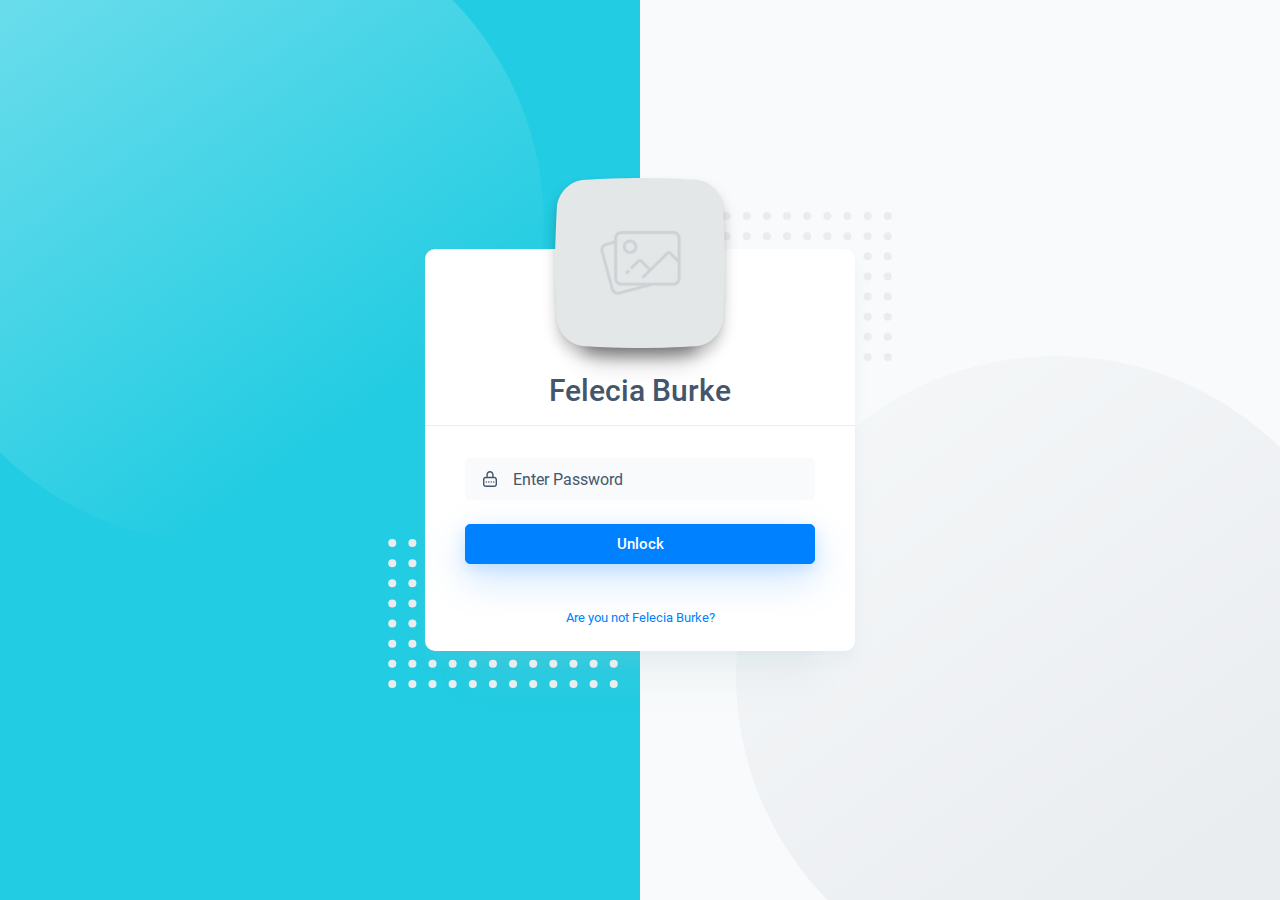
<file: templatebk/HTML/auth-lock-v2.html>
<!DOCTYPE html>
<html class="no-js" lang="en" data-theme="light">

<head>
    <meta charset="utf-8" />
    <meta http-equiv="X-UA-Compatible" content="IE=edge" />
    <meta name="MobileOptimized" content="320" />
    <meta name="HandheldFriendly" content="True" />
    <meta name="viewport" content="width=device-width, initial-scale=1.0" />
    <title>Arion Admin Dashboard</title>
    <meta name="description" content="Arion — This is the best dashboard" />
    <meta name="msapplication-tap-highlight" content="no" />
    <meta name="mobile-web-app-capable" content="yes" />
    <meta name="application-name" content="Arion — This is the best dashboard" />
    <meta name="apple-mobile-web-app-title" content="Arion Admin Dashboard" />
    <meta name="apple-mobile-web-app-capable" content="yes" />
    <meta name="apple-mobile-web-app-status-bar-style" content="black" />
    <link rel="stylesheet" href="css/bootstrap.min.css" />
    <link rel="stylesheet" href="css/apexcharts.css" />
    <link rel="stylesheet" href="css/tippy/tippy.css" />
    <link rel="stylesheet" href="css/flatpickr.min.css" />
    <link rel="stylesheet" href="css/select2.min.css" />
    <link rel="stylesheet" href="css/quill/quill.snow.css" />
    <link rel="stylesheet" href="css/quill/quill.core.css" />
    <link rel="stylesheet" href="css/filepond.min.css" />
    <link rel="stylesheet" href="css/filepond-plugin-image-preview.min.css" />
    <link rel="stylesheet" href="css/swiper-bundle.min.css" />
    <link rel="stylesheet" href="css/style.css" />
    <link rel="apple-touch-icon" sizes="57x57" href="img/content/favicons/apple-icon-57x57.png" />
    <link rel="apple-touch-icon" sizes="60x60" href="img/content/favicons/apple-icon-60x60.png" />
    <link rel="apple-touch-icon" sizes="72x72" href="img/content/favicons/apple-icon-72x72.png" />
    <link rel="apple-touch-icon" sizes="76x76" href="img/content/favicons/apple-icon-76x76.png" />
    <link rel="apple-touch-icon" sizes="114x114" href="img/content/favicons/apple-icon-114x114.png" />
    <link rel="apple-touch-icon" sizes="120x120" href="img/content/favicons/apple-icon-120x120.png" />
    <link rel="apple-touch-icon" sizes="144x144" href="img/content/favicons/apple-icon-144x144.png" />
    <link rel="apple-touch-icon" sizes="152x152" href="img/content/favicons/apple-icon-152x152.png" />
    <link rel="apple-touch-icon" sizes="180x180" href="img/content/favicons/apple-icon-180x180.png" />
    <link rel="icon" type="image/png" sizes="192x192" href="img/content/favicons/android-icon-192x192.png" />
    <link rel="icon" type="image/png" sizes="32x32" href="img/content/favicons/favicon-32x32.png" />
    <link rel="icon" type="image/png" sizes="96x96" href="img/content/favicons/favicon-96x96.png" />
    <link rel="icon" type="image/png" sizes="16x16" href="img/content/favicons/favicon-16x16.png" />
    <!-- <link rel="manifest" href="img/content/favicons/manifest.json" />-->
    <meta name="msapplication-TileColor" content="#ffffff" />
    <meta name="msapplication-TileImage" content="/ms-icon-144x144.png" />
    <meta name="theme-color" content="#ffffff" />
</head>

<body>
    <svg xmlns="http://www.w3.org/2000/svg" style="border: 0 !important; clip: rect(0 0 0 0) !important; height: 1px !important; margin: -1px !important; overflow: hidden !important; padding: 0 !important; position: absolute !important; width: 1px !important;"
    class="root-svg-symbols-element">
        <symbol id="icon-action" viewBox="0 0 22 22">
            <path d="M14.2 6.6H6.2V5L3 7.8L6.2 10.6V9H14.2V6.6ZM19 13.4L15.8 10.6V12.2H7.8V14.6H15.8V16.2L19 13.4Z" />
        </symbol>
        <symbol id="icon-archive" viewBox="0 0 14 13">
            <path d="M13,5v6a2,2,0,0,1-2,2H3a2,2,0,0,1-2-2V5A1,1,0,0,1,0,4V1A1,1,0,0,1,1,0H13a1,1,0,0,1,1,1V4A1,1,0,0,1,13,5ZM2,11a1,1,0,0,0,1,1h8a1,1,0,0,0,1-1V5H2ZM13,1H1V4H13ZM8.5,8h-3a.5.5,0,0,1,0-1h3a.5.5,0,0,1,0,1Z" />
        </symbol>
        <symbol id="icon-arrow-down" viewBox="0 0 22 22">
            <path d="M7 8H15L11 13L7 8Z" />
        </symbol>
        <symbol id="icon-attachment" viewBox="0 0 22 22">
            <path d="M7.91455 19C6.86045 19 5.87319 18.5469 5.16067 17.8245C3.77883 16.4236 3.39404 13.9787 5.33105 12.0154C6.46505 10.8659 11.01 6.25768 13.278 3.95803C14.0835 3.14169 15.1082 2.82576 16.089 3.09271C17.0534 3.35394 17.8426 4.15477 18.101 5.13194C18.3635 6.12788 18.0529 7.16708 17.2483 7.98343L9.64776 15.6897C9.21405 16.1297 8.72327 16.3901 8.23087 16.4424C7.74254 16.4946 7.27703 16.3363 6.95094 16.0056C6.3607 15.4048 6.27592 14.2774 7.2591 13.2815L12.5973 7.86914C12.8166 7.64709 13.172 7.64709 13.3913 7.86914C13.6106 8.09119 13.6106 8.45201 13.3913 8.67406L8.05233 14.0872C7.5909 14.5542 7.54851 15.0007 7.74498 15.2007C7.8314 15.2873 7.96184 15.3273 8.11266 15.3101C8.34337 15.2864 8.60669 15.1338 8.85371 14.8848L16.4542 7.17933C16.976 6.65034 17.1757 6.02828 17.0167 5.42827C16.8602 4.83642 16.3825 4.35233 15.7996 4.19314C15.2077 4.03232 14.593 4.23559 14.0713 4.76458C11.8033 7.06504 7.2591 11.6725 6.12428 12.8219C4.64381 14.3232 4.99844 16.0514 5.9539 17.0204C6.91018 17.9894 8.61321 18.3502 10.0945 16.8473L18.0415 8.78998C18.2608 8.56793 18.6162 8.56793 18.8355 8.78998C19.0548 9.01202 19.0548 9.37285 18.8355 9.59571L10.8886 17.653C9.95184 18.6016 8.90263 19 7.91455 19Z"
            />
        </symbol>
        <symbol id="icon-back-time" viewBox="0 0 22 22">
            <path d="M12.0118 4C8.21165 4 5.12022 7.04073 5.02789 10.8259V11.0009H3L6.07262 14.325L9.05974 11.0009H6.77537V10.8259C6.86684 8.00622 9.17601 5.75085 12.0118 5.75085C14.9066 5.75085 17.2534 8.10183 17.2534 11.0009C17.2534 13.8999 14.9066 16.2509 12.0118 16.2509C10.8517 16.2509 9.77959 15.871 8.91098 15.2324L7.70895 16.5163C8.89559 17.4451 10.3892 18 12.0118 18C15.8718 18 19 14.8671 19 11.0009C19 7.13463 15.8718 4 12.0118 4ZM11.1569 6.73256V11.0009C11.1569 11.1118 11.18 11.2228 11.2227 11.327C11.2663 11.4311 11.3287 11.5259 11.4074 11.6044L14.1431 14.3361C14.3851 14.1799 14.6134 14.004 14.816 13.8L12.8667 11.8545V6.73256H11.1569Z"
            />
        </symbol>
        <symbol id="icon-bell" viewBox="0 0 22 22">
            <path fill-rule="evenodd" clip-rule="evenodd" d="M10.31 4.757C10.31 4.757 10.314 4.764 10.319 4.782C10.312 4.767 10.309 4.758 10.31 4.757ZM11.824 6.687L11 6.425L10.176 6.687C10.168 6.69 10.155 6.695 10.137 6.703C10.078 6.729 9.978 6.777 9.858 6.851C9.611 7.003 9.329 7.234 9.113 7.564C8.634 8.297 8.635 9.072 8.635 9.38V9.4C8.635 10.049 8.462 11.135 7.933 12.405C7.58 13.255 7.127 14.04 6.786 14.579C7.214 14.645 7.668 14.698 8.045 14.726C8.2 14.738 8.348 14.749 8.49 14.76C9.36 14.827 10.042 14.88 11 14.88C11.958 14.88 12.64 14.827 13.51 14.76C13.652 14.749 13.8 14.738 13.955 14.726C14.332 14.698 14.786 14.645 15.214 14.579C14.872 14.04 14.42 13.255 14.067 12.405C13.538 11.135 13.365 10.049 13.365 9.4V9.38C13.365 9.072 13.366 8.297 12.887 7.564C12.671 7.234 12.389 7.003 12.142 6.851C12.022 6.777 11.922 6.729 11.863 6.703C11.845 6.695 11.832 6.69 11.824 6.687ZM5.791 14.373L5.796 14.376C5.792 14.374 5.791 14.373 5.791 14.373ZM16.209 14.373C16.209 14.373 16.208 14.374 16.204 14.376L16.209 14.373ZM11.681 4.782C11.686 4.764 11.69 4.757 11.69 4.757C11.691 4.758 11.688 4.767 11.681 4.782ZM10.011 3.4C10.467 3 10.888 3 11 3C11.112 3 11.533 3 11.989 3.4C12.446 3.8 12.522 4.6 12.522 4.6C12.522 4.6 13.854 5.023 14.728 6.36C15.572 7.65 15.567 8.982 15.565 9.362V9.4C15.565 9.72 15.665 10.52 16.098 11.56C16.531 12.6 17.163 13.56 17.391 13.88C17.437 13.944 17.488 14.007 17.542 14.072C17.756 14.334 18 14.633 18 15.16C18 15.818 17.62 16.12 17.163 16.36C16.707 16.6 15.185 16.84 14.12 16.92C13.972 16.931 13.828 16.942 13.688 16.953H13.687C12.814 17.021 12.048 17.08 11 17.08C9.952 17.08 9.186 17.021 8.313 16.953H8.312C8.172 16.942 8.028 16.931 7.88 16.92C6.815 16.84 5.293 16.6 4.837 16.36C4.38 16.12 4 15.818 4 15.16C4 14.633 4.244 14.334 4.458 14.072C4.512 14.007 4.563 13.944 4.609 13.88C4.837 13.56 5.469 12.6 5.902 11.56C6.335 10.52 6.435 9.72 6.435 9.4V9.362C6.433 8.982 6.428 7.65 7.272 6.36C8.146 5.023 9.478 4.6 9.478 4.6C9.478 4.6 9.554 3.8 10.011 3.4ZM9.096 17.704C9.096 17.704 9.5 19 11 19C12.5 19 12.905 17.704 12.905 17.704H9.096Z"
            />
        </symbol>
        <symbol id="icon-bill" viewBox="0 0 42 42">
            <path fill-rule="evenodd" clip-rule="evenodd" d="M9.54541 6.36943V35.8611C9.54541 36.1224 9.83734 36.2742 10.0473 36.1222L12.8597 34.0858C13.079 33.9271 13.3735 33.9258 13.5941 34.0828L16.415 36.0907C16.747 36.327 17.1906 36.3243 17.5197 36.084L20.2487 34.0908C20.4697 33.9294 20.7677 33.9288 20.9894 34.0893L23.7566 36.0928C24.0822 36.3286 24.5188 36.333 24.8489 36.1038L27.7776 34.0709C27.9947 33.9202 28.2811 33.9208 28.4975 34.0723L31.4476 36.1372C31.6581 36.2845 31.9454 36.132 31.9454 35.8731V6.36943C31.9454 6.01479 31.6613 5.72729 31.3109 5.72729H10.18C9.82951 5.72729 9.54541 6.01479 9.54541 6.36943ZM12.9721 12.2771C12.9721 11.9225 13.2562 11.635 13.6066 11.635H22.0463C22.3968 11.635 22.6808 11.9225 22.6808 12.2771C22.6808 12.6318 22.3968 12.9193 22.0463 12.9193H13.6066C13.2562 12.9193 12.9721 12.6318 12.9721 12.2771ZM12.9721 14.942C12.9721 14.5873 13.2562 14.2998 13.6066 14.2998H20.1744C20.5248 14.2998 20.8089 14.5873 20.8089 14.942C20.8089 15.2966 20.5248 15.5841 20.1744 15.5841H13.6066C13.2562 15.5841 12.9721 15.2966 12.9721 14.942ZM12.9721 18.4737C12.9721 18.1191 13.2562 17.8316 13.6066 17.8316H22.0463C22.3968 17.8316 22.6808 18.1191 22.6808 18.4737C22.6808 18.8284 22.3968 19.1159 22.0463 19.1159H13.6066C13.2562 19.1159 12.9721 18.8284 12.9721 18.4737ZM12.9721 21.2028C12.9721 20.8481 13.2562 20.5607 13.6066 20.5607H20.1744C20.5248 20.5607 20.8089 20.8481 20.8089 21.2028C20.8089 21.5575 20.5248 21.8449 20.1744 21.8449H13.6066C13.2562 21.8449 12.9721 21.5575 12.9721 21.2028ZM12.9721 24.7345C12.9721 24.3799 13.2562 24.0925 13.6066 24.0925H22.0463C22.3968 24.0925 22.6808 24.3799 22.6808 24.7345C22.6808 25.0891 22.3968 25.3767 22.0463 25.3767H13.6066C13.2562 25.3767 12.9721 25.0891 12.9721 24.7345ZM12.9721 27.4636C12.9721 27.109 13.2562 26.8215 13.6066 26.8215H20.1744C20.5248 26.8215 20.8089 27.109 20.8089 27.4636C20.8089 27.8183 20.5248 28.1057 20.1744 28.1057H13.6066C13.2562 28.1057 12.9721 27.8183 12.9721 27.4636ZM24.8542 12.2771C24.8542 11.9225 25.1384 11.635 25.4888 11.635H28.1381C28.4886 11.635 28.7726 11.9225 28.7726 12.2771C28.7726 12.6318 28.4886 12.9193 28.1381 12.9193H25.4888C25.1384 12.9193 24.8542 12.6318 24.8542 12.2771ZM25.4888 14.2998C25.1384 14.2998 24.8542 14.5873 24.8542 14.942C24.8542 15.2966 25.1384 15.5841 25.4888 15.5841H28.1381C28.4886 15.5841 28.7726 15.2966 28.7726 14.942C28.7726 14.5873 28.4886 14.2998 28.1381 14.2998H25.4888ZM24.8542 18.4737C24.8542 18.1191 25.1384 17.8316 25.4888 17.8316H28.1381C28.4886 17.8316 28.7726 18.1191 28.7726 18.4737C28.7726 18.8284 28.4886 19.1159 28.1381 19.1159H25.4888C25.1384 19.1159 24.8542 18.8284 24.8542 18.4737ZM25.4888 20.5607C25.1384 20.5607 24.8542 20.8481 24.8542 21.2027C24.8542 21.5575 25.1384 21.8449 25.4888 21.8449H28.1381C28.4886 21.8449 28.7726 21.5575 28.7726 21.2027C28.7726 20.8481 28.4886 20.5607 28.1381 20.5607H25.4888ZM24.8542 24.7346C24.8542 24.3799 25.1384 24.0925 25.4888 24.0925H28.1381C28.4886 24.0925 28.7726 24.3799 28.7726 24.7346C28.7726 25.0892 28.4886 25.3767 28.1381 25.3767H25.4888C25.1384 25.3767 24.8542 25.0892 24.8542 24.7346ZM25.4888 26.8215C25.1384 26.8215 24.8542 27.1091 24.8542 27.4637C24.8542 27.8183 25.1384 28.1057 25.4888 28.1057H28.1381C28.4886 28.1057 28.7726 27.8183 28.7726 27.4637C28.7726 27.1091 28.4886 26.8215 28.1381 26.8215H25.4888Z"
            />
        </symbol>
        <symbol id="icon-calendar" viewBox="0 0 22 22">
            <path d="M17.2222 4.77778H16.3333V6.55556H13.6667V4.77778H8.33333V6.55556H5.66667V4.77778H4.77778C3.79911 4.77778 3 5.57778 3 6.55556V17.2222C3 18.2 3.79911 19 4.77778 19H17.2222C18.2 19 19 18.2 19 17.2222V6.55556C19 5.57778 18.2 4.77778 17.2222 4.77778ZM17.2222 17.2222H4.77778V10.1111H17.2222V17.2222ZM7.88889 3H6.11111V6.11111H7.88889V3ZM15.8889 3H14.1111V6.11111H15.8889V3Z"
            />
        </symbol>
        <symbol id="icon-camera" viewBox="0 0 50 50">
            <path d="M25.0002 22.4431C21.9875 22.4431 19.5456 24.9249 19.5456 27.9828C19.5456 31.0408 21.9875 33.5226 25.0002 33.5226C28.0111 33.5226 30.4547 31.0408 30.4547 27.9828C30.4547 24.9249 28.0111 22.4431 25.0002 22.4431ZM39.5456 16.9033H35.182C34.582 16.9033 33.9347 16.4306 33.7475 15.8507L32.6184 12.4142C32.4275 11.8363 31.7838 11.3635 31.182 11.3635H18.8184C18.2184 11.3635 17.5711 11.8363 17.3838 12.4124L16.2529 15.8507C16.0638 16.4306 15.4184 16.9033 14.8184 16.9033H10.4547C8.45472 16.9033 6.81836 18.5652 6.81836 20.5965V37.2158C6.81836 39.247 8.45472 40.909 10.4547 40.909H39.5456C41.5456 40.909 43.182 39.247 43.182 37.2158V20.5965C43.182 18.5652 41.5456 16.9033 39.5456 16.9033ZM25.0002 37.2158C19.9784 37.2158 15.9093 33.0831 15.9093 27.9828C15.9093 22.8826 19.9784 18.7499 25.0002 18.7499C30.0202 18.7499 34.0911 22.8826 34.0911 27.9828C34.0911 33.0831 30.0202 37.2158 25.0002 37.2158ZM38.6365 22.8124C37.9329 22.8124 37.3638 22.2326 37.3638 21.5179C37.3638 20.807 37.9329 20.2253 38.6365 20.2253C39.3402 20.2253 39.9093 20.8051 39.9093 21.5179C39.9093 22.2326 39.3402 22.8124 38.6365 22.8124Z"
            />
        </symbol>
        <symbol id="icon-cart" viewBox="0 0 22 22">
            <path d="M18.4658 8.33345H14.0151L12.4044 9.94411C12.0018 10.3468 11.4658 10.5681 10.8969 10.5681C10.3262 10.5681 9.79111 10.3459 9.38756 9.94322C8.98578 9.54144 8.76356 9.00633 8.76267 8.43656C8.76267 8.40189 8.77156 8.36811 8.77244 8.33345H3.53333C3.23822 8.33345 3 8.57167 3 8.86678V11.0001H19V8.86678C19 8.57167 18.76 8.33345 18.4658 8.33345ZM11.6827 9.22145L16.176 4.72811C16.3849 4.52011 16.3867 4.18322 16.1778 3.97344L15.36 3.15567C15.152 2.94767 14.8142 2.94856 14.6044 3.15567L10.1111 7.64989C9.67733 8.08367 9.67733 8.78767 10.1111 9.22145C10.5449 9.65433 11.248 9.65522 11.6827 9.22145ZM5.50933 17.4632C5.59556 17.8197 5.96711 18.1112 6.33333 18.1112H15.6667C16.0329 18.1112 16.4044 17.8197 16.4907 17.4632L17.8444 11.889H4.15556L5.50933 17.4632Z"
            />
        </symbol>
        <symbol id="icon-chat-messages" viewBox="0 0 22 22">
            <path d="M7.64 12.96V8H4.6C3.72 8 3 8.72 3 9.6V14.4C3 15.28 3.72 16 4.6 16H5.4V18.4L7.8 16H11.8C12.68 16 13.4 15.28 13.4 14.4V12.944C13.3488 12.9552 13.2944 12.9608 13.24 12.9608H7.64V12.96ZM17.4 4H10.2C9.32 4 8.6 4.72 8.6 5.6V12H14.2L16.6 14.4V12H17.4C18.28 12 19 11.2808 19 10.4V5.6C19 4.72 18.28 4 17.4 4Z"
            />
        </symbol>
        <symbol id="icon-chat" viewBox="0 0 22 22">
            <path d="M7.64 12.96V8H4.6C3.72 8 3 8.72 3 9.6V14.4C3 15.28 3.72 16 4.6 16H5.4V18.4L7.8 16H11.8C12.68 16 13.4 15.28 13.4 14.4V12.944C13.3488 12.9552 13.2944 12.9608 13.24 12.9608H7.64V12.96ZM17.4 4H10.2C9.32 4 8.6 4.72 8.6 5.6V12H14.2L16.6 14.4V12H17.4C18.28 12 19 11.2808 19 10.4V5.6C19 4.72 18.28 4 17.4 4Z"
            />
        </symbol>
        <symbol id="icon-checked" viewBox="0 0 14 12">
            <path d="M11.7917 1.2358C12.0798 1.53914 12.0675 2.01865 11.7642 2.30682L5.7036 8.06439C5.40574 8.34735 4.93663 8.34134 4.64613 8.05084L2.22189 5.6266C1.92604 5.33074 1.92604 4.85107 2.22189 4.55522C2.51774 4.25937 2.99741 4.25937 3.29326 4.55522L5.19538 6.45734L10.7206 1.20834C11.024 0.920164 11.5035 0.93246 11.7917 1.2358Z"
            />
        </symbol>
        <symbol id="icon-chevron" viewBox="0 0 24 14">
            <path d="M1.41387 9.81571C2.21327 8.99672 10.6129 0.994835 10.6129 0.994835C11.042 0.557905 11.6004 0.338461 12.1588 0.338461C12.7172 0.338461 13.2756 0.557905 13.7008 0.994835C13.7008 0.994835 22.1043 8.99672 22.8998 9.81571C23.6992 10.6347 23.7541 12.1081 22.8998 12.98C22.0495 13.8539 20.8602 13.9225 19.8158 12.98L12.1588 5.63843L4.50176 12.98C3.45744 13.9225 2.26617 13.8539 1.41387 12.98C0.559601 12.1081 0.612502 10.6347 1.41387 9.81571Z"
            />
        </symbol>
        <symbol id="icon-clipboard" viewBox="0 0 22 22">
            <path fill-rule="evenodd" clip-rule="evenodd" d="M14.365 7L15.3507 4.6C15.9825 4.6 16.5008 5.1032 16.5 5.72V17.88C16.5 18.4952 15.9825 19 15.3499 19H6.14926C5.51672 19 5 18.496 5 17.88V5.72C5 5.1032 5.51672 4.6 6.15008 4.6L7.13587 7H14.365ZM14.4471 4.6L13.7078 6.2H7.79224L7.05372 4.6H8.84456L9.43603 3H12.0648L12.6554 4.6H14.4471ZM7.46458 9.39999H14.0365V10.2H7.46458V9.39999ZM7.46458 15.8H14.0365V16.6H7.46458V15.8ZM14.0365 12.6H7.46458V13.4H14.0365V12.6Z"
            />
        </symbol>
        <symbol id="icon-clock" viewBox="0 0 22 22">
            <path d="M11.0004 3C6.58148 3 3 6.58148 3 10.9996C3 15.4185 6.58148 19 11.0004 19C15.4177 19 19 15.4185 19 10.9996C19 6.58148 15.4177 3 11.0004 3ZM10.9996 17.3326C7.50226 17.3326 4.66658 14.4977 4.66658 10.9996C4.66658 7.50227 7.50143 4.66658 10.9996 4.66658C14.4969 4.66658 17.3334 7.50143 17.3334 10.9996C17.3334 14.4969 14.4969 17.3326 10.9996 17.3326ZM12 6H10.3334V11.2039L7.37857 12.9105L8.21186 14.3537L11.6409 12.373C11.8392 12.2588 12 11.9789 12 11.7497C12 8.90718 12 9.70745 12 6Z"
            />
        </symbol>
        <symbol id="icon-comments" viewBox="0 0 22 22">
            <path d="M3 5.60714V14.4464C3 15.3175 3.7328 16.0536 4.6 16.0536H6.73333V18.7321C6.73333 18.8428 6.80107 18.9421 6.90373 18.9821C6.9352 18.9944 6.96773 19 7 19C7.0736 19 7.1456 18.9695 7.19733 18.9124L9.78453 16.0536H17.4C18.2672 16.0536 19 15.3175 19 14.4464V5.60714C19 4.73607 18.2672 4 17.4 4H4.6C3.7328 4 3 4.73607 3 5.60714ZM13.6667 9.89286C13.6667 9.30196 14.1451 8.82143 14.7333 8.82143C15.3216 8.82143 15.8 9.30196 15.8 9.89286C15.8 10.4837 15.3216 10.9643 14.7333 10.9643C14.1451 10.9643 13.6667 10.4837 13.6667 9.89286ZM9.93333 9.89286C9.93333 9.30196 10.4117 8.82143 11 8.82143C11.5883 8.82143 12.0667 9.30196 12.0667 9.89286C12.0667 10.4837 11.5883 10.9643 11 10.9643C10.4117 10.9643 9.93333 10.4837 9.93333 9.89286ZM6.2 9.89286C6.2 9.30196 6.6784 8.82143 7.26667 8.82143C7.85493 8.82143 8.33333 9.30196 8.33333 9.89286C8.33333 10.4837 7.85493 10.9643 7.26667 10.9643C6.6784 10.9643 6.2 10.4837 6.2 9.89286Z"
            />
        </symbol>
        <symbol id="icon-contacts" viewBox="0 0 22 22">
            <path d="M18.2 6H3.8C3.3576 6 3 6.3576 3 6.8V16.4C3 16.8416 3.3576 17.2 3.8 17.2H18.2C18.6424 17.2 19 16.8416 19 16.4V6.8C19 6.3584 18.6424 6 18.2 6ZM13.4 9.2H16.6V10H13.4V9.2ZM11.8 15.4424C11.6968 15.3608 11.5656 15.2816 11.3768 15.2C10.4328 14.7936 9.008 14.192 9.008 13.4592C9.008 13.0184 9.2952 13.1624 9.4224 12.356C9.4752 12.0216 9.7304 12.3504 9.7784 11.5872C9.7784 11.2832 9.6392 11.2072 9.6392 11.2072C9.6392 11.2072 9.7096 10.7576 9.7376 10.4104C9.7664 10.048 9.5608 8.9704 8.716 8.7328C8.5672 8.5824 8.4672 8.644 8.9224 8.4032C7.9272 8.356 7.6952 8.8768 7.1656 9.26C6.7144 9.596 6.592 10.128 6.6144 10.4112C6.644 10.7576 6.7144 11.208 6.7144 11.208C6.7144 11.208 6.5744 11.2832 6.5744 11.5872C6.6232 12.3504 6.8784 12.0216 6.9304 12.356C7.0568 13.1624 7.3456 13.0184 7.3456 13.4592C7.3456 14.192 5.9208 14.7936 4.9768 15.2C4.8144 15.2704 4.6976 15.3384 4.6 15.408V7.6H11.8V15.4424ZM17.4 12.4H13.4V11.6H17.4V12.4Z"
            />
        </symbol>
        <symbol id="icon-credit-card" viewBox="0 0 22 22">
            <path d="M17.4 6H4.6C3.7192 6 3 6.70714 3 7.57143V15.4286C3 16.2929 3.7192 17 4.6 17H17.4C18.28 17 19 16.2929 19 15.4286V7.57143C19 6.70714 18.28 6 17.4 6ZM17.4 15.4286H4.6V10.7143H17.4V15.4286ZM17.4 8.35714H4.6V7.57143H17.4V8.35714ZM6.2 12.3643V12.8357H6.68V12.3643H6.2ZM9.08 13.3064V13.7786H10.04V13.3064H10.52V12.8349H11V12.3635H10.04V12.8349H9.5592V13.3064H9.08ZM11 13.7786V13.3064H10.5192V13.7786H11ZM8.6 13.7786V13.3064H7.64V13.7786H8.6ZM9.08 12.8349H9.56V12.3635H8.6V13.3056H9.08V12.8349ZM7.1592 13.3064H7.64V12.8349H8.12V12.3635H7.16V12.8349H6.68V13.3064H6.2V13.7786H7.1592V13.3064Z"
            />
        </symbol>
        <symbol id="icon-cross" viewBox="0 0 14 14">
            <path d="M4.91 3.992C5.14252 4.21583 7.41432 6.56773 7.41432 6.56773C7.53837 6.68788 7.60068 6.84423 7.60068 7.00058C7.60068 7.15694 7.53837 7.31329 7.41432 7.43234C7.41432 7.43234 5.14252 9.78533 4.91 10.0081C4.67747 10.2319 4.25916 10.2473 4.01162 10.0081C3.76352 9.76997 3.74405 9.43696 4.01162 9.14455L6.09596 7.00058L4.01162 4.85661C3.74405 4.5642 3.76352 4.23065 4.01162 3.992C4.25916 3.75281 4.67747 3.76762 4.91 3.992Z"
            />
            <path d="M9.08999 3.992C8.85747 4.21583 6.58566 6.56773 6.58566 6.56773C6.46162 6.68788 6.39931 6.84423 6.39931 7.00058C6.39931 7.15694 6.46162 7.31329 6.58566 7.43234C6.58566 7.43234 8.85747 9.78533 9.08999 10.0081C9.32251 10.2319 9.74083 10.2473 9.98837 10.0081C10.2365 9.76997 10.2559 9.43696 9.98837 9.14455L7.90402 7.00058L9.98837 4.85661C10.2559 4.5642 10.2365 4.23065 9.98837 3.992C9.74083 3.75281 9.32251 3.76762 9.08999 3.992Z"
            />
        </symbol>
        <symbol id="icon-dashboard" viewBox="0 0 22 22">
            <path d="M17.4 5H4.6C3.72 5 3 5.675 3 6.5V15.5C3 16.325 3.72 17 4.6 17H17.4C18.28 17 19 16.325 19 15.5V6.5C19 5.675 18.28 5 17.4 5ZM6.6 6.3125C6.9312 6.3125 7.2 6.5645 7.2 6.875C7.2 7.1855 6.9312 7.4375 6.6 7.4375C6.2688 7.4375 6 7.1855 6 6.875C6 6.5645 6.2688 6.3125 6.6 6.3125ZM4.4 6.875C4.4 6.5645 4.6688 6.3125 5 6.3125C5.3312 6.3125 5.6 6.5645 5.6 6.875C5.6 7.1855 5.3312 7.4375 5 7.4375C4.6688 7.4375 4.4 7.1855 4.4 6.875ZM17.4 15.5H4.6V8.75H17.4V15.5ZM17.4 7.25H7.8V6.5H17.4152L17.4 7.25Z"
            />
        </symbol>
        <symbol id="icon-detail" viewBox="0 0 22 22">
            <path d="M11.0004 3C6.58148 3 3 6.58148 3 10.9996C3 15.4185 6.58148 19 11.0004 19C15.4177 19 19 15.4185 19 10.9996C19 6.58148 15.4177 3 11.0004 3ZM11.747 5.88818C12.527 5.88818 12.7562 6.34066 12.7562 6.85813C12.7562 7.50393 12.2395 8.1014 11.3571 8.1014C10.6188 8.1014 10.2671 7.73059 10.2888 7.11645C10.2888 6.59898 10.7213 5.88818 11.747 5.88818ZM9.74882 15.791C9.21551 15.791 8.82636 15.4669 9.19884 14.0461L9.80965 11.5254C9.91547 11.1221 9.93297 10.9604 9.80965 10.9604C9.65049 10.9604 8.95802 11.2387 8.54971 11.5137L8.28389 11.0779C9.57966 9.99547 11.0696 9.3605 11.707 9.3605C12.2404 9.3605 12.3287 9.99047 12.0629 10.9604L11.3629 13.6103C11.2387 14.0786 11.2921 14.2402 11.4162 14.2402C11.5762 14.2402 12.0995 14.0469 12.6145 13.6411L12.9162 14.0461C11.6554 15.306 10.2813 15.791 9.74882 15.791Z"
            />
        </symbol>
        <symbol id="icon-details" viewBox="0 0 22 22">
            <path fill-rule="evenodd" clip-rule="evenodd" d="M7.44444 10.1111C7.44444 9.74292 7.74292 9.44444 8.11111 9.44444H14.3333C14.7015 9.44444 15 9.74292 15 10.1111C15 10.4793 14.7015 10.7778 14.3333 10.7778H8.11111C7.74292 10.7778 7.44444 10.4793 7.44444 10.1111ZM7.44444 12.7778C7.44444 12.4096 7.74292 12.1111 8.11111 12.1111H14.3333C14.7015 12.1111 15 12.4096 15 12.7778C15 13.146 14.7015 13.4444 14.3333 13.4444H8.11111C7.74292 13.4444 7.44444 13.146 7.44444 12.7778ZM7.44444 15.4444C7.44444 15.0763 7.74292 14.7778 8.11111 14.7778H11.2222C11.5904 14.7778 11.8889 15.0763 11.8889 15.4444C11.8889 15.8126 11.5904 16.1111 11.2222 16.1111H8.11111C7.74292 16.1111 7.44444 15.8126 7.44444 15.4444ZM11.4444 4.33333H6.33333V17.6667H16.1111V9C16.1111 9 12.9757 9 12.4578 9C11.9399 9 11.4444 8.47204 11.4444 8.00978C11.4444 7.54752 11.4444 4.33333 11.4444 4.33333ZM17.4444 8.33333V18.1111C17.4444 18.602 17.0465 19 16.5556 19H5.88889C5.39797 19 5 18.602 5 18.1111V3.88889C5 3.39797 5.39797 3 5.88889 3H12.1111L17.4444 8.33333Z"
            />
        </symbol>
        <symbol id="icon-doc" viewBox="0 0 31 40">
            <path fill-rule="evenodd" clip-rule="evenodd" d="M2.49998 0H19.7412L30.9999 11.215V37.5C30.9999 38.8812 29.88 40 28.4999 40H2.49998C1.11994 40 0 38.8812 0 37.5V2.49998C0 1.11877 1.12007 0 2.49998 0Z" fill="#26A6D1" />
            <path fill-rule="evenodd" clip-rule="evenodd" d="M30.9638 11.25H22.25C20.8699 11.25 19.75 10.1301 19.75 8.75004V0.0250244L30.9638 11.25Z" fill="#1E7EA0" />
            <path d="M5.7923 24C5.55897 24 5.37897 23.9367 5.2523 23.81C5.12564 23.6833 5.0623 23.5033 5.0623 23.27V17.68C5.0623 17.4467 5.12564 17.2667 5.2523 17.14C5.37897 17.0133 5.55897 16.95 5.7923 16.95H7.8023C8.56897 16.95 9.22897 17.09 9.78231 17.37C10.3356 17.65 10.759 18.0533 11.0523 18.58C11.3456 19.1067 11.4923 19.7367 11.4923 20.47C11.4923 21.2033 11.3456 21.8367 11.0523 22.37C10.7656 22.8967 10.3456 23.3 9.79231 23.58C9.23897 23.86 8.57564 24 7.8023 24H5.7923ZM7.6923 22.74C9.1923 22.74 9.9423 21.9833 9.9423 20.47C9.9423 18.9633 9.1923 18.21 7.6923 18.21H6.6223V22.74H7.6923ZM15.9293 24.09C15.2293 24.09 14.6193 23.9433 14.0993 23.65C13.5859 23.35 13.1893 22.93 12.9093 22.39C12.6293 21.8433 12.4893 21.2033 12.4893 20.47C12.4893 19.7367 12.6293 19.1 12.9093 18.56C13.1893 18.0133 13.5859 17.5933 14.0993 17.3C14.6193 17.0067 15.2293 16.86 15.9293 16.86C16.6293 16.86 17.2359 17.0067 17.7493 17.3C18.2693 17.5933 18.6693 18.0133 18.9493 18.56C19.2293 19.1 19.3693 19.7367 19.3693 20.47C19.3693 21.2033 19.2293 21.8433 18.9493 22.39C18.6693 22.93 18.2693 23.35 17.7493 23.65C17.2359 23.9433 16.6293 24.09 15.9293 24.09ZM15.9293 22.88C16.5159 22.88 16.9759 22.6733 17.3093 22.26C17.6493 21.8467 17.8193 21.25 17.8193 20.47C17.8193 19.69 17.6526 19.0967 17.3193 18.69C16.9859 18.2767 16.5226 18.07 15.9293 18.07C15.3359 18.07 14.8726 18.2767 14.5393 18.69C14.2126 19.0967 14.0493 19.69 14.0493 20.47C14.0493 21.25 14.2159 21.8467 14.5493 22.26C14.8826 22.6733 15.3426 22.88 15.9293 22.88ZM23.8004 24.09C23.107 24.09 22.5004 23.9433 21.9804 23.65C21.4604 23.3567 21.0604 22.9367 20.7804 22.39C20.5004 21.8433 20.3604 21.2033 20.3604 20.47C20.3604 19.7367 20.5004 19.1 20.7804 18.56C21.0604 18.0133 21.4604 17.5933 21.9804 17.3C22.5004 17.0067 23.107 16.86 23.8004 16.86C24.6737 16.86 25.427 17.1 26.0604 17.58C26.1604 17.66 26.2304 17.74 26.2704 17.82C26.3104 17.9 26.3304 18 26.3304 18.12C26.3304 18.2933 26.2804 18.4433 26.1804 18.57C26.087 18.69 25.9704 18.75 25.8304 18.75C25.737 18.75 25.6537 18.74 25.5804 18.72C25.5137 18.6933 25.437 18.65 25.3504 18.59C25.0837 18.4167 24.837 18.2933 24.6104 18.22C24.3837 18.14 24.1404 18.1 23.8804 18.1C23.2404 18.1 22.757 18.3 22.4304 18.7C22.1104 19.0933 21.9504 19.6833 21.9504 20.47C21.9504 22.0567 22.5937 22.85 23.8804 22.85C24.127 22.85 24.3604 22.8133 24.5804 22.74C24.8004 22.66 25.057 22.5333 25.3504 22.36C25.4504 22.3 25.5337 22.26 25.6004 22.24C25.667 22.2133 25.7437 22.2 25.8304 22.2C25.9704 22.2 26.087 22.2633 26.1804 22.39C26.2804 22.51 26.3304 22.6567 26.3304 22.83C26.3304 22.95 26.307 23.0533 26.2604 23.14C26.2204 23.22 26.1537 23.2967 26.0604 23.37C25.427 23.85 24.6737 24.09 23.8004 24.09Z"
            fill="white" />
        </symbol>
        <symbol id="icon-dot" viewBox="0 0 9 21">
            <circle cx="1.5" cy="19.5" r="1.5" transform="rotate(-90 1.5 19.5)" />
            <circle cx="1.5" cy="13.5" r="1.5" transform="rotate(-90 1.5 13.5)" />
            <circle cx="1.5" cy="7.5" r="1.5" transform="rotate(-90 1.5 7.5)" />
            <circle cx="1.5" cy="1.5" r="1.5" transform="rotate(-90 1.5 1.5)" />
            <circle cx="7.5" cy="19.5" r="1.5" transform="rotate(-90 7.5 19.5)" />
            <circle cx="7.5" cy="13.5" r="1.5" transform="rotate(-90 7.5 13.5)" />
            <circle cx="7.5" cy="7.5" r="1.5" transform="rotate(-90 7.5 7.5)" />
            <circle cx="7.5" cy="1.5" r="1.5" transform="rotate(-90 7.5 1.5)" />
        </symbol>
        <symbol id="icon-dots" viewBox="0 0 25 25">
            <path d="M10.2273 12.499C10.2273 13.6996 11.2006 14.6739 12.4012 14.6739C13.6018 14.6739 14.5751 13.6996 14.5751 12.499C14.5751 11.2984 13.6018 10.3261 12.4012 10.3261C11.2006 10.3261 10.2273 11.2984 10.2273 12.499ZM10.2273 19.416C10.2273 20.6166 11.2006 21.5909 12.4012 21.5909C13.6018 21.5909 14.5751 20.6166 14.5751 19.416C14.5751 18.2154 13.6008 17.2431 12.4012 17.2431C11.2016 17.2431 10.2273 18.2154 10.2273 19.416ZM10.2273 5.58202C10.2273 6.78261 11.2006 7.75692 12.4012 7.75692C13.6018 7.75692 14.5751 6.78261 14.5751 5.58202C14.5751 4.38143 13.6018 3.40909 12.4012 3.40909C11.2006 3.40909 10.2273 4.38143 10.2273 5.58202Z"
            />
        </symbol>
        <symbol id="icon-download" viewBox="0 0 22 22">
            <path d="M17.1765 8.64706H13.4118V3H7.76471V8.64706H4L10.5882 15.2353L17.1765 8.64706ZM4 17.1176V19H17.1765V17.1176H4Z" />
        </symbol>
        <symbol id="icon-drafts" viewBox="0 0 22 22">
            <path d="M17.8736 4.12588C16.5627 2.81406 15.5782 3.01042 15.5782 3.01042L10.0763 8.51223L3.91818 14.6695L3 18.9986L7.32999 18.0804L13.4882 11.9249L18.99 6.42314C18.989 6.42314 19.1863 5.4386 17.8736 4.12588ZM7.07272 17.5604L5.59636 17.8786C5.45454 17.6122 5.28272 17.3458 4.96909 17.0313C4.65454 16.7168 4.38818 16.5468 4.12182 16.4031L4.44 14.9277L4.86727 14.5013C4.86727 14.5013 5.66999 14.5177 6.57726 15.4249C7.48363 16.3304 7.5009 17.1349 7.5009 17.1349L7.07272 17.5604Z"
            />
        </symbol>
        <symbol id="icon-duplicate" viewBox="0 0 14 14">
            <path d="M12,11H5A2,2,0,0,1,3,9V2A2,2,0,0,1,5,0h7a2,2,0,0,1,2,2V9A2,2,0,0,1,12,11Zm1-9a1,1,0,0,0-1-1H5A1,1,0,0,0,4,2V9a1,1,0,0,0,1,1h7a1,1,0,0,0,1-1ZM9,8H8V6H6V5H8V3H9V5h2V6H9ZM2,13H9a1,1,0,0,0,1-1h1a2,2,0,0,1-2,2H2a2,2,0,0,1-2-2V5A2,2,0,0,1,2,3V4A1,1,0,0,0,1,5v7A1,1,0,0,0,2,13Z"
            />
        </symbol>
        <symbol id="icon-email-2" viewBox="0 0 22 22">
            <path d="M14.8417 12.8131C14.8417 13.514 15.0408 13.7935 15.5617 13.7935C16.7225 13.7935 17.4617 12.3125 17.4617 9.84939C17.4617 6.08469 14.7217 4.28244 11.3008 4.28244C7.78167 4.28244 4.58083 6.64539 4.58083 11.111C4.58083 15.3763 7.38083 17.6992 11.6808 17.6992C13.1408 17.6992 14.1208 17.539 15.62 17.0384L15.9417 18.3792C14.4617 18.8607 12.88 19 11.6608 19C6.02083 19 3 15.8961 3 11.1101C3 6.2841 6.50083 3 11.3208 3C16.3408 3 19 6.00375 19 9.68836C19 12.8123 18.0208 15.1952 14.9408 15.1952C13.54 15.1952 12.6208 14.6345 12.5008 13.3922C12.1408 14.7739 11.1808 15.1952 9.88 15.1952C8.14 15.1952 6.68 13.8527 6.68 11.1502C6.68 8.42678 7.96083 6.74468 10.2608 6.74468C11.4808 6.74468 12.2408 7.22528 12.5792 7.98623L13.16 6.92491H14.84V12.8131H14.8417ZM12.3825 10.1698C12.3825 9.06925 11.5617 8.60784 10.8817 8.60784C10.1417 8.60784 9.3225 9.20776 9.3225 10.9708C9.3225 12.3725 9.9425 13.1535 10.8817 13.1535C11.5417 13.1535 12.3825 12.733 12.3825 11.5715V10.1698Z"
            />
        </symbol>
        <symbol id="icon-email" viewBox="0 0 22 22">
            <path d="M17.4 5H4.6C3.72 5 3.008 5.74483 3.008 6.65517L3 15.3448C3 16.2552 3.72 17 4.6 17H17.4C18.28 17 19 16.2552 19 15.3448V6.65517C19 5.74483 18.28 5 17.4 5ZM16.6 15.3448H5.4C4.96 15.3448 4.6 14.9724 4.6 14.5172V8.31034L10.152 11.9021C10.672 12.2414 11.328 12.2414 11.848 11.9021L17.4 8.31034V14.5172C17.4 14.9724 17.04 15.3448 16.6 15.3448ZM11 10.7931L4.6 6.65517H17.4L11 10.7931Z"
            />
        </symbol>
        <symbol id="icon-emoji" viewBox="0 0 22 22">
            <path d="M11 3C6.58167 3 3 6.58167 3 11C3 15.4183 6.58167 19 11 19C15.4175 19 19 15.4183 19 10.9992C19 6.58167 15.4175 3 11 3ZM11 17.3325C7.5025 17.3325 4.66667 14.4975 4.66667 10.9992C4.66667 7.50083 7.50167 4.66667 11 4.66667C14.4975 4.66667 17.3342 7.50167 17.3342 11C17.3342 14.4983 14.4975 17.3325 11 17.3325ZM8.9175 10.7917C9.6075 10.7917 10.1667 10.1392 10.1667 9.33333C10.1667 8.5275 9.60667 7.875 8.91667 7.875C8.22667 7.875 7.66667 8.5275 7.66667 9.33333C7.66667 10.1392 8.22667 10.7917 8.9175 10.7917ZM13.0833 10.7917C13.7742 10.7917 14.3333 10.1392 14.3333 9.33333C14.3333 8.5275 13.7733 7.875 13.0833 7.875C12.3933 7.875 11.8333 8.52833 11.8333 9.33333C11.8333 10.1383 12.3933 10.7917 13.0833 10.7917ZM14.6175 12.1133C14.315 11.9583 13.9383 12.0775 13.7775 12.38C13.7492 12.435 13.0533 13.7075 11.0008 13.7075C8.95833 13.7075 8.25833 12.4467 8.22333 12.3808C8.06667 12.0767 7.69667 11.9525 7.38667 12.1067C7.07833 12.2617 6.95333 12.6367 7.1075 12.9458C7.14917 13.0283 8.1475 14.9575 11.0008 14.9575C13.855 14.9575 14.8517 13.0275 14.8925 12.945C15.0458 12.6392 14.9225 12.27 14.6175 12.1133Z"
            />
        </symbol>
        <symbol id="icon-file-empty" viewBox="0 0 31 40">
            <path fill-rule="evenodd" clip-rule="evenodd" d="M2.49998 0H19.7412L30.9999 11.215V37.5C30.9999 38.8812 29.88 40 28.4999 40H2.49998C1.11994 40 0 38.8812 0 37.5V2.49998C0 1.11877 1.12007 0 2.49998 0Z" fill="#B3C0CE" />
            <path fill-rule="evenodd" clip-rule="evenodd" d="M30.9638 11.25H22.25C20.8699 11.25 19.75 10.1301 19.75 8.75004V0.0250244L30.9638 11.25Z" fill="#8697A8" />
            <path d="M14.8278 23.55C14.4612 23.55 14.1695 23.425 13.9528 23.175C13.7528 22.925 13.6528 22.5917 13.6528 22.175C13.6528 21.325 13.8028 20.6167 14.1028 20.05C14.4195 19.4833 14.8778 18.8583 15.4778 18.175C15.9278 17.6583 16.2528 17.2333 16.4528 16.9C16.6695 16.55 16.7778 16.1583 16.7778 15.725C16.7778 15.2583 16.6028 14.8917 16.2528 14.625C15.9195 14.3417 15.4612 14.2 14.8778 14.2C14.3445 14.2 13.8445 14.3083 13.3778 14.525C12.9278 14.7417 12.3195 15.075 11.5528 15.525C11.0695 15.7917 10.6695 15.925 10.3528 15.925C10.0028 15.925 9.70283 15.775 9.45283 15.475C9.2195 15.1583 9.10283 14.7833 9.10283 14.35C9.10283 14.05 9.15283 13.8 9.25283 13.6C9.3695 13.3833 9.5445 13.1833 9.77783 13C10.5112 12.4167 11.3528 11.9667 12.3028 11.65C13.2695 11.3167 14.2362 11.15 15.2028 11.15C16.2362 11.15 17.1612 11.3333 17.9778 11.7C18.8112 12.0667 19.4528 12.575 19.9028 13.225C20.3695 13.8583 20.6028 14.575 20.6028 15.375C20.6028 15.9917 20.4778 16.5583 20.2278 17.075C19.9945 17.575 19.7112 18.0167 19.3778 18.4C19.0445 18.7667 18.5945 19.225 18.0278 19.775C17.3945 20.3583 16.9195 20.85 16.6028 21.25C16.2862 21.6333 16.0862 22.0667 16.0028 22.55C15.9362 22.8667 15.7945 23.1167 15.5778 23.3C15.3778 23.4667 15.1278 23.55 14.8278 23.55ZM14.8778 29.15C14.2612 29.15 13.7528 28.95 13.3528 28.55C12.9528 28.1333 12.7528 27.6167 12.7528 27C12.7528 26.3833 12.9528 25.875 13.3528 25.475C13.7528 25.0583 14.2612 24.85 14.8778 24.85C15.4778 24.85 15.9778 25.0583 16.3778 25.475C16.7778 25.875 16.9778 26.3833 16.9778 27C16.9778 27.6167 16.7778 28.1333 16.3778 28.55C15.9778 28.95 15.4778 29.15 14.8778 29.15Z"
            fill="white" />
        </symbol>
        <symbol id="icon-flag" viewBox="0 0 22 22">
            <path d="M18.9343 6.18591C10.6329 18.2464 13.4747 5.9548 6.4569 11.8366L8.05247 18.1113H6.25779L3 5.30236L4.64445 4.71213C12.5103 -1.0399 8.40269 9.88549 18.5441 5.8268C18.8676 5.69613 19.1263 5.9068 18.9343 6.18591Z" />
        </symbol>
        <symbol id="icon-folder" viewBox="0 0 22 22">
            <path d="M17.7296 7.24105C17.6407 6.88876 17.2051 6.60132 16.7608 6.60132H11.305C10.8615 6.60132 10.2402 6.34671 9.92631 6.03525L9.44912 5.56447C9.13526 5.25301 8.51475 5 8.07118 5H5.46503C5.02067 5 4.61714 5.3579 4.5683 5.79586L4.3345 8.20264H17.8905L17.7296 7.24105ZM18.5358 9.0033H3.46418C3.19036 9.0033 2.97578 9.2387 3.0022 9.51172L3.74121 17.2533C3.77084 17.5688 4.03666 17.8106 4.35452 17.8106H17.6455C17.9633 17.8106 18.2284 17.5688 18.2588 17.2533L18.9978 9.51172C19.0242 9.2387 18.8096 9.0033 18.5358 9.0033Z"
            />
        </symbol>
        <symbol id="icon-grid" viewBox="0 0 22 22">
            <path fill-rule="evenodd" clip-rule="evenodd" d="M8.33333 3H4.33333C3.596 3 3 3.596 3 4.33333V8.33333C3 9.06933 3.596 9.66667 4.33333 9.66667H8.33333C9.07067 9.66667 9.66667 9.06933 9.66667 8.33333V4.33333C9.66667 3.59733 9.07067 3 8.33333 3ZM17.6667 3H13.6667C12.9293 3 12.3333 3.596 12.3333 4.33333V8.33333C12.3333 9.06933 12.9293 9.66667 13.6667 9.66667H17.6667C18.404 9.66667 19 9.06933 19 8.33333V4.33333C19 3.59733 18.404 3 17.6667 3ZM8.33333 12.3333H4.33333C3.596 12.3333 3 12.9293 3 13.6667V17.6667C3 18.4027 3.596 19 4.33333 19H8.33333C9.07067 19 9.66667 18.4027 9.66667 17.6667V13.6667C9.66667 12.9307 9.07067 12.3333 8.33333 12.3333ZM17.6667 12.3333H13.6667C12.9293 12.3333 12.3333 12.9293 12.3333 13.6667V17.6667C12.3333 18.4027 12.9293 19 13.6667 19H17.6667C18.404 19 19 18.4027 19 17.6667V13.6667C19 12.9307 18.404 12.3333 17.6667 12.3333Z"
            />
        </symbol>
        <symbol id="icon-help" viewBox="0 0 16 16">
            <path d="M7.99982 2.18188C4.78649 2.18188 2.18164 4.78673 2.18164 8.00007C2.18164 11.2134 4.78649 13.8182 7.99982 13.8182C11.2126 13.8182 13.818 11.2134 13.818 7.99946C13.818 4.78673 11.2126 2.18188 7.99982 2.18188ZM7.90831 11.3934H7.8774C7.40346 11.3795 7.06891 11.0298 7.08285 10.5625C7.09619 10.1031 7.43861 9.76916 7.89679 9.76916L7.92467 9.77037C8.41194 9.78431 8.74285 10.1304 8.72891 10.611C8.71497 11.0716 8.37861 11.3934 7.90831 11.3934ZM9.90285 7.43522C9.79134 7.59279 9.54649 7.79037 9.2374 8.03098L8.89679 8.26552C8.71013 8.41098 8.5974 8.54855 8.55558 8.68249C8.52164 8.78795 8.50588 8.81643 8.50285 9.03158V9.08613H7.20285L7.20649 8.97582C7.22285 8.52492 7.23376 8.25825 7.42103 8.03825C7.71497 7.69401 8.36346 7.27582 8.39073 7.25825C8.48407 7.18855 8.56225 7.10916 8.62043 7.0237C8.75679 6.83522 8.81679 6.68734 8.81679 6.5431C8.81679 6.34067 8.7574 6.1534 8.63922 5.98795C8.52528 5.82673 8.30891 5.74673 7.99619 5.74673C7.68588 5.74673 7.47316 5.84492 7.34649 6.04734C7.21558 6.25401 7.14952 6.47158 7.14952 6.69401V6.74976H5.80952L5.81194 6.69158C5.84649 5.87158 6.13982 5.28067 6.68164 4.93582C7.02285 4.71704 7.4477 4.60613 7.94285 4.60613C8.59013 4.60613 9.138 4.7637 9.56831 5.07401C10.0053 5.38855 10.2265 5.86007 10.2265 6.47461C10.2259 6.81825 10.1174 7.14128 9.90285 7.43522Z"
            />
        </symbol>
        <symbol id="icon-home" viewBox="0 0 18 18">
            <path d="M15.2511 9.74455H14.0459V14.0155C14.0459 14.3322 13.9061 14.7273 13.3251 14.7273H10.4417V10.4564H7.55838V14.7273H4.67504C4.09405 14.7273 3.95421 14.3322 3.95421 14.0155V9.74455H2.74897C2.31791 9.74455 2.41018 9.51393 2.70572 9.21212L8.4897 3.49481C8.63027 3.35102 8.8148 3.27984 9.00005 3.27272C9.18531 3.27984 9.36984 3.35031 9.51041 3.49481L15.2937 9.2114C15.5899 9.51393 15.6822 9.74455 15.2511 9.74455Z"
            />
        </symbol>
        <symbol id="icon-import" viewBox="0 0 22 22">
            <path d="M18.2727 12.8909H16.0909V9.07981C16.0911 9.07336 16.0919 9.06705 16.0919 9.06061C16.0919 8.88577 16.0295 8.72591 15.9267 8.60048C15.9257 8.59922 15.9247 8.59792 15.9236 8.59665C15.9102 8.58056 15.8961 8.56514 15.8814 8.55021C15.8792 8.54807 15.8771 8.54589 15.875 8.54376C15.8686 8.53741 15.8626 8.53057 15.856 8.52446L10.5447 3.21314C10.5449 3.21338 10.5445 3.21295 10.5447 3.21314C10.5298 3.19825 10.5135 3.18371 10.4976 3.17033C10.4926 3.16611 10.4874 3.16218 10.4823 3.15806C10.4706 3.1488 10.4588 3.13988 10.4466 3.13139C10.4406 3.12718 10.4345 3.12301 10.4284 3.11898C10.4156 3.11059 10.4025 3.10274 10.3892 3.09522C10.3839 3.09217 10.3787 3.08887 10.3732 3.08596C10.3556 3.07656 10.3376 3.06793 10.3194 3.06002C10.312 3.05682 10.3043 3.05401 10.2968 3.05105C10.2847 3.04625 10.2725 3.04175 10.2601 3.03762C10.2516 3.03481 10.2432 3.0321 10.2346 3.02958C10.2206 3.0255 10.2064 3.02192 10.1921 3.01867C10.1858 3.01726 10.1796 3.01547 10.1731 3.01416C10.1528 3.01008 10.1322 3.00708 10.1116 3.0048C10.1053 3.00407 10.0989 3.00368 10.0925 3.0031C10.0754 3.0016 10.0583 3.00078 10.0411 3.00048C10.0375 3.00048 10.034 3 10.0303 3H3.72727C3.32562 3 3 3.32562 3 3.72727V18.2727C3 18.6744 3.32562 19 3.72727 19H15.3636C15.7653 19 16.0909 18.6744 16.0909 18.2727V14.3455H18.2727C18.6744 14.3455 19 14.0198 19 13.6182C19 13.2165 18.6744 12.8909 18.2727 12.8909ZM14.6364 17.5455H4.45455V4.45455H9.30303V9.06061C9.30303 9.46225 9.62865 9.78788 10.0303 9.78788H14.6364V12.8909L11.7861 12.8908L12.3628 12.3142C12.6468 12.0302 12.6468 11.5697 12.3628 11.2857C12.0787 11.0017 11.6183 11.0017 11.3343 11.2857L9.51607 13.1038C9.51336 13.1065 9.51103 13.1095 9.50841 13.1123C9.49459 13.1265 9.48107 13.141 9.46851 13.1564C9.4639 13.1619 9.45998 13.168 9.45552 13.1737C9.44538 13.1868 9.4352 13.1998 9.42599 13.2136C9.42274 13.2184 9.42007 13.2236 9.41692 13.2285C9.40727 13.2436 9.39777 13.2589 9.38919 13.2748C9.3873 13.2783 9.38579 13.282 9.38395 13.2856C9.37493 13.3032 9.36625 13.3209 9.35864 13.3392C9.35767 13.3416 9.35695 13.3441 9.35598 13.3465C9.34812 13.366 9.3408 13.3857 9.33464 13.4061C9.33382 13.4087 9.33333 13.4114 9.33256 13.4141C9.32674 13.4341 9.32141 13.4543 9.31729 13.4749C9.31607 13.4809 9.31554 13.487 9.31452 13.4931C9.31151 13.5104 9.30846 13.5277 9.30672 13.5455C9.30429 13.5695 9.30303 13.5937 9.30303 13.618C9.30303 13.6424 9.30429 13.6666 9.30672 13.6907C9.30846 13.7084 9.31151 13.7257 9.31452 13.743C9.31554 13.749 9.31607 13.7552 9.31729 13.7612C9.32145 13.7821 9.32684 13.8025 9.33275 13.8226C9.33343 13.825 9.33387 13.8275 9.33464 13.8299C9.34085 13.8503 9.34817 13.8703 9.35607 13.8899C9.35699 13.8922 9.35767 13.8945 9.35864 13.8968C9.36635 13.9153 9.37508 13.9333 9.38424 13.951C9.38599 13.9544 9.38739 13.9579 9.38919 13.9613C9.39782 13.9774 9.40747 13.9929 9.41731 14.0082C9.42027 14.0129 9.42284 14.0178 9.42594 14.0224C9.43549 14.0368 9.44606 14.0503 9.45658 14.0639C9.46061 14.0691 9.46424 14.0746 9.46841 14.0797C9.48238 14.0967 9.49721 14.1129 9.51263 14.1285C9.51379 14.1297 9.51486 14.1311 9.51607 14.1323L11.3343 15.9505C11.4763 16.0926 11.6624 16.1636 11.8485 16.1636C12.0346 16.1636 12.2208 16.0926 12.3628 15.9506C12.6468 15.6666 12.6468 15.2061 12.3628 14.9221L11.7861 14.3454L14.6364 14.3454V17.5455Z"
            />
        </symbol>
        <symbol id="icon-inbox" viewBox="0 0 22 22">
            <path d="M18.4771 10.1484C18.1635 9.77867 16.6467 8.12978 15.9541 7.37689C15.7416 7.14667 15.4378 7 15.1194 7H6.87984C6.56144 7 6.25759 7.14667 6.04506 7.37689C5.35169 8.12978 3.83567 9.77778 3.52213 10.1484C3.13019 10.6116 2.93786 10.9502 3.01786 11.4364C3.09787 11.9227 3.39445 13.7956 3.46718 14.1689C3.53829 14.5413 4.01992 15 4.46924 15H17.53C17.9793 15 18.4609 14.5413 18.5328 14.1689C18.6047 13.7956 18.9021 11.9227 18.9821 11.4364C19.0621 10.9502 18.8698 10.6107 18.4771 10.1484ZM14.2434 10.5582C14.1617 10.5582 14.0874 10.6044 14.051 10.6764L13.3965 12.3333H8.60273L7.94897 10.6764C7.9126 10.6044 7.83826 10.5582 7.75664 10.5582H4.91693L6.55093 8.77778H15.4483L17.0831 10.5582H14.2434Z"
            />
        </symbol>
        <symbol id="icon-invoice" viewBox="0 0 22 22">
            <path fill-rule="evenodd" clip-rule="evenodd" d="M4.25 3C4.25 2.58579 4.58579 2.25 5 2.25H17C17.4142 2.25 17.75 2.58579 17.75 3V19C17.75 19.3019 17.569 19.5744 17.2907 19.6914C17.0123 19.8084 16.691 19.7471 16.4753 19.5359L14.8586 17.9529L13.4652 19.5016C13.323 19.6597 13.1203 19.75 12.9077 19.75C12.695 19.75 12.4924 19.6597 12.3501 19.5016L10.9911 17.991L9.63198 19.5016C9.48975 19.6597 9.28709 19.75 9.07443 19.75C8.86177 19.75 8.65911 19.6597 8.51687 19.5016L7.12567 17.9553L5.52692 19.5337C5.31167 19.7462 4.98984 19.8086 4.71077 19.692C4.43169 19.5753 4.25 19.3025 4.25 19V3ZM5.75 3.75V17.2056L6.63088 16.336C6.77672 16.192 6.97513 16.114 7.17998 16.12C7.38483 16.1261 7.57828 16.2157 7.71535 16.3681L9.07443 17.8787L10.4335 16.3681C10.5757 16.21 10.7784 16.1197 10.9911 16.1197C11.2037 16.1197 11.4064 16.21 11.5486 16.3681L12.9077 17.8787L14.2668 16.3681C14.4035 16.2161 14.5963 16.1266 14.8006 16.1201C15.0049 16.1136 15.203 16.1908 15.349 16.3338L16.25 17.216V3.75H5.75ZM7.10455 5.46254C7.10455 5.04833 7.44034 4.71254 7.85455 4.71254H12.0363C12.4505 4.71254 12.7863 5.04833 12.7863 5.46254C12.7863 5.87676 12.4505 6.21254 12.0363 6.21254H7.85455C7.44034 6.21254 7.10455 5.87676 7.10455 5.46254ZM13.3772 5.46254C13.3772 5.04833 13.713 4.71254 14.1272 4.71254H14.1599C14.5741 4.71254 14.9099 5.04833 14.9099 5.46254C14.9099 5.87676 14.5741 6.21254 14.1599 6.21254H14.1272C13.713 6.21254 13.3772 5.87676 13.3772 5.46254ZM7.10455 8.22425C7.10455 7.81004 7.44034 7.47425 7.85455 7.47425H10.4682C10.8824 7.47425 11.2182 7.81004 11.2182 8.22425C11.2182 8.63846 10.8824 8.97425 10.4682 8.97425H7.85455C7.44034 8.97425 7.10455 8.63846 7.10455 8.22425ZM7.10455 11.5383C7.10455 11.1241 7.44034 10.7883 7.85455 10.7883H12.0363C12.4505 10.7883 12.7863 11.1241 12.7863 11.5383C12.7863 11.9525 12.4505 12.2883 12.0363 12.2883H7.85455C7.44034 12.2883 7.10455 11.9525 7.10455 11.5383ZM13.3772 11.5383C13.3772 11.1241 13.713 10.7883 14.1272 10.7883H14.1599C14.5741 10.7883 14.9099 11.1241 14.9099 11.5383C14.9099 11.9525 14.5741 12.2883 14.1599 12.2883H14.1272C13.713 12.2883 13.3772 11.9525 13.3772 11.5383ZM7.10455 14.3C7.10455 13.8858 7.44034 13.55 7.85455 13.55H10.4682C10.8824 13.55 11.2182 13.8858 11.2182 14.3C11.2182 14.7142 10.8824 15.05 10.4682 15.05H7.85455C7.44034 15.05 7.10455 14.7142 7.10455 14.3Z"
            />
        </symbol>
        <symbol id="icon-keyboard-down" viewBox="0 0 11 6">
            <path d="M10.6579 1.76106C10.3062 2.12142 6.61033 5.64225 6.61033 5.64225C6.42153 5.8345 6.17583 5.93105 5.93013 5.93105C5.68443 5.93105 5.43873 5.8345 5.25166 5.64225C5.25166 5.64225 1.5541 2.12142 1.20408 1.76106C0.852345 1.4007 0.828207 0.752401 1.20408 0.368765C1.57824 -0.0157329 2.10153 -0.0459065 2.56103 0.368765L5.93013 3.59906L9.29923 0.368765C9.75873 -0.0459065 10.2829 -0.0157329 10.6579 0.368765C11.0338 0.752401 11.0105 1.4007 10.6579 1.76106Z"
            />
        </symbol>
        <symbol id="icon-keyboard-left" viewBox="0 0 6 10">
            <path d="M4.30791 9.72675C3.94755 9.37501 0.426722 5.67918 0.426722 5.67918C0.234473 5.49038 0.137917 5.24468 0.137917 4.99898C0.137917 4.75328 0.234473 4.50758 0.426722 4.3205C0.426722 4.3205 3.94755 0.622945 4.30791 0.272931C4.66827 -0.0788069 5.31657 -0.102945 5.7002 0.272931C6.0847 0.647084 6.11488 1.17038 5.7002 1.62988L2.46991 4.99898L5.7002 8.36808C6.11488 8.82758 6.0847 9.35174 5.7002 9.72675C5.31657 10.1026 4.66827 10.0794 4.30791 9.72675Z"
            />
        </symbol>
        <symbol id="icon-keyboard-right" viewBox="0 0 6 10">
            <path d="M1.69209 0.273249C2.05245 0.624986 5.57328 4.32082 5.57328 4.32082C5.76553 4.50962 5.86208 4.75532 5.86208 5.00102C5.86208 5.24672 5.76553 5.49242 5.57328 5.6795C5.57328 5.6795 2.05245 9.37706 1.69209 9.72707C1.33173 10.0788 0.683431 10.1029 0.299795 9.72707C-0.0847026 9.35292 -0.114876 8.82962 0.299795 8.37012L3.53009 5.00102L0.299795 1.63192C-0.114876 1.17242 -0.0847026 0.648263 0.299795 0.273249C0.683431 -0.102628 1.33173 -0.0793515 1.69209 0.273249Z"
            />
        </symbol>
        <symbol id="icon-language" viewBox="0 0 27 27">
            <path d="M13.501 3.68182C8.08563 3.68182 3.68176 8.0867 3.68176 13.5C3.68176 18.9133 8.08563 23.3182 13.501 23.3182C18.9143 23.3182 23.3191 18.9133 23.3191 13.5C23.3191 8.0867 18.9143 3.68182 13.501 3.68182ZM21.8751 13.5C21.8751 15.4156 21.2246 17.1818 20.1405 18.5932C19.8337 18.3539 19.5074 17.7065 19.8143 17.0356C20.1241 16.3606 20.2049 14.7978 20.1334 14.1893C20.0659 13.5818 19.7498 12.1183 18.8918 12.104C18.0347 12.0917 17.4466 11.8084 16.9373 10.7918C15.8809 8.67682 18.9204 8.2708 17.8639 7.1008C17.5684 6.77148 16.0404 8.45284 15.8164 6.21205C15.8021 6.05148 15.9545 5.81114 16.1601 5.56159C19.4778 6.67636 21.8751 9.81307 21.8751 13.5ZM12.3504 5.20875C12.1499 5.59943 11.6212 5.75795 11.3001 6.05148C10.6005 6.68455 10.2998 6.59659 9.92347 7.20409C9.54403 7.81159 8.32085 8.68602 8.32085 9.12579C8.32085 9.56557 8.93858 10.0831 9.24744 9.98284C9.55631 9.88057 10.3714 9.8867 10.8501 10.0544C11.3297 10.2242 14.853 10.394 13.7301 13.3722C13.3741 14.3192 11.8145 14.1597 11.3993 15.7275C11.3369 15.9576 11.1211 16.9405 11.1078 17.2616C11.0822 17.7586 11.4596 19.6323 10.9799 19.6323C10.4982 19.6323 9.20244 17.956 9.20244 17.6523C9.20244 17.3485 8.86699 16.2839 8.86699 15.3716C8.86699 14.4603 7.31449 14.4747 7.31449 13.2627C7.31449 12.1705 8.15619 11.6264 7.96699 11.1017C7.78188 10.5801 6.30301 10.5627 5.68631 10.4983C6.76324 7.70523 9.29654 5.63216 12.3504 5.20875ZM10.8664 21.4466C11.3696 21.1807 11.4207 20.837 11.8769 20.8197C12.3985 20.7961 12.8229 20.6161 13.411 20.4862C13.9326 20.3727 14.8663 19.843 15.6876 19.7755C16.381 19.7192 17.7484 19.8113 18.1165 20.4801C16.7921 21.3607 15.2038 21.8741 13.4999 21.8741C12.5805 21.8741 11.6948 21.7217 10.8664 21.4466Z"
            />
        </symbol>
        <symbol id="icon-like" viewBox="0 0 22 22">
            <path d="M17.6884 6.06867C16.1331 4.64378 13.6114 4.64378 12.0561 6.06867L11.0003 7.03655L9.94365 6.06867C8.38837 4.64378 5.86755 4.64378 4.31227 6.06867C2.56258 7.67282 2.56258 10.2672 4.31227 11.8704L11.0003 18L17.6884 11.8704C19.4372 10.2672 19.4372 7.67189 17.6884 6.06867Z"
            />
        </symbol>
        <symbol id="icon-list" viewBox="0 0 22 22">
            <path d="M16.0286 9.71429H9.4C8.76914 9.71429 8.71429 10.2251 8.71429 10.8571C8.71429 11.4891 8.76914 12 9.4 12H16.0286C16.6594 12 16.7143 11.4891 16.7143 10.8571C16.7143 10.2251 16.6594 9.71429 16.0286 9.71429ZM18.3143 15.4286H9.4C8.76914 15.4286 8.71429 15.9394 8.71429 16.5714C8.71429 17.2034 8.76914 17.7143 9.4 17.7143H18.3143C18.9451 17.7143 19 17.2034 19 16.5714C19 15.9394 18.9451 15.4286 18.3143 15.4286ZM9.4 6.28571H18.3143C18.9451 6.28571 19 5.77486 19 5.14286C19 4.51086 18.9451 4 18.3143 4H9.4C8.76914 4 8.71429 4.51086 8.71429 5.14286C8.71429 5.77486 8.76914 6.28571 9.4 6.28571ZM5.74286 9.71429H3.68571C3.05486 9.71429 3 10.2251 3 10.8571C3 11.4891 3.05486 12 3.68571 12H5.74286C6.37371 12 6.42857 11.4891 6.42857 10.8571C6.42857 10.2251 6.37371 9.71429 5.74286 9.71429ZM5.74286 15.4286H3.68571C3.05486 15.4286 3 15.9394 3 16.5714C3 17.2034 3.05486 17.7143 3.68571 17.7143H5.74286C6.37371 17.7143 6.42857 17.2034 6.42857 16.5714C6.42857 15.9394 6.37371 15.4286 5.74286 15.4286ZM5.74286 4H3.68571C3.05486 4 3 4.51086 3 5.14286C3 5.77486 3.05486 6.28571 3.68571 6.28571H5.74286C6.37371 6.28571 6.42857 5.77486 6.42857 5.14286C6.42857 4.51086 6.37371 4 5.74286 4Z"
            />
        </symbol>
        <symbol id="icon-location" viewBox="0 0 22 22">
            <path d="M18.4203 17.4816L17.3009 14.2H16.0727L16.7548 17.4H4.74567L5.42776 14.2H4.1995L3.07933 17.4816C2.79519 18.3168 3.29878 19 4.1995 19H17.3009C18.2017 19 18.7052 18.3168 18.4203 17.4816ZM14.8444 7C14.8444 4.7912 13.0119 3 10.7502 3C8.48858 3 6.65602 4.7912 6.65602 7C6.65602 10.82 10.7502 15 10.7502 15C10.7502 15 14.8444 10.82 14.8444 7ZM8.53935 7.048C8.53935 5.8552 9.52851 4.8888 10.7502 4.8888C11.9719 4.8888 12.9611 5.8552 12.9611 7.048C12.9611 8.2416 11.9711 9.208 10.7502 9.208C9.52933 9.208 8.53935 8.2408 8.53935 7.048Z"
            />
        </symbol>
        <symbol id="icon-logout" viewBox="0 0 22 22">
            <path d="M19 11L13.6667 6.55556V9.22222H7.44444V12.7778H13.6667V15.4444L19 11ZM4.77778 4.77778H11.8889V3H4.77778C3.8 3 3 3.8 3 4.77778V17.2222C3 18.2 3.8 19 4.77778 19H11.8889V17.2222H4.77778V4.77778Z" />
        </symbol>
        <symbol id="icon-menu" viewBox="0 0 22 22">
            <path d="M3 16C3 15.4477 3.44772 15 4 15H13C13.5523 15 14 15.4477 14 16C14 16.5523 13.5523 17 13 17H4C3.44772 17 3 16.5523 3 16Z" />
            <path d="M3 6C3 5.44772 3.44772 5 4 5H18C18.5523 5 19 5.44772 19 6C19 6.55228 18.5523 7 18 7H4C3.44772 7 3 6.55228 3 6Z" />
            <path d="M3 11C3 10.4477 3.44772 10 4 10H18C18.5523 10 19 10.4477 19 11C19 11.5523 18.5523 12 18 12H4C3.44772 12 3 11.5523 3 11Z" />
        </symbol>
        <symbol id="icon-message" viewBox="0 0 22 22">
            <path d="M17.4 5H4.6C3.72 5 3.008 5.74483 3.008 6.65517L3 15.3448C3 16.2552 3.72 17 4.6 17H17.4C18.28 17 19 16.2552 19 15.3448V6.65517C19 5.74483 18.28 5 17.4 5ZM16.6 15.3448H5.4C4.96 15.3448 4.6 14.9724 4.6 14.5172V8.31034L10.152 11.9021C10.672 12.2414 11.328 12.2414 11.848 11.9021L17.4 8.31034V14.5172C17.4 14.9724 17.04 15.3448 16.6 15.3448ZM11 10.7931L4.6 6.65517H17.4L11 10.7931Z"
            />
        </symbol>
        <symbol id="icon-more" viewBox="0 0 25 25">
            <path d="M12.501 10.2273C11.3004 10.2273 10.3261 11.2006 10.3261 12.4012C10.3261 13.6018 11.3004 14.5751 12.501 14.5751C13.7016 14.5751 14.6739 13.6018 14.6739 12.4012C14.6739 11.2006 13.7016 10.2273 12.501 10.2273ZM5.58402 10.2273C4.38343 10.2273 3.40912 11.2006 3.40912 12.4012C3.40912 13.6018 4.38343 14.5751 5.58402 14.5751C6.78461 14.5751 7.75694 13.6008 7.75694 12.4012C7.75694 11.2016 6.78461 10.2273 5.58402 10.2273ZM19.418 10.2273C18.2174 10.2273 17.2431 11.2006 17.2431 12.4012C17.2431 13.6018 18.2174 14.5751 19.418 14.5751C20.6186 14.5751 21.5909 13.6018 21.5909 12.4012C21.5909 11.2006 20.6186 10.2273 19.418 10.2273Z"
            />
        </symbol>
        <symbol id="icon-move" viewBox="0 0 9 24">
            <circle cx="1.5" cy="1.5" r="1.5" />
            <circle cx="1.5" cy="8.5" r="1.5" />
            <circle cx="1.5" cy="15.5" r="1.5" />
            <circle cx="1.5" cy="22.5" r="1.5" />
            <circle cx="7.5" cy="1.5" r="1.5" />
            <circle cx="7.5" cy="8.5" r="1.5" />
            <circle cx="7.5" cy="15.5" r="1.5" />
            <circle cx="7.5" cy="22.5" r="1.5" />
        </symbol>
        <symbol id="icon-password" viewBox="0 0 22 22">
            <path fill-rule="evenodd" clip-rule="evenodd" d="M11.0002 4.4C9.78087 4.4 8.7924 5.38848 8.7924 6.60782V8.84119H13.208V6.60782C13.208 5.38848 12.2196 4.4 11.0002 4.4ZM14.608 8.84119V6.60782C14.608 4.61528 12.9928 3 11.0002 3C9.00767 3 7.3924 4.61528 7.3924 6.60782V8.84119H6.69994C5.20877 8.84119 3.99994 10.05 3.99994 11.5412V16.303C3.99994 17.7941 5.20877 19.003 6.69994 19.003H15.3005C16.7917 19.003 18.0005 17.7941 18.0005 16.303V11.5412C18.0005 10.05 16.7917 8.84119 15.3005 8.84119H14.608ZM6.69994 10.2412C5.98197 10.2412 5.39994 10.8232 5.39994 11.5412V16.303C5.39994 17.021 5.98197 17.603 6.69994 17.603H15.3005C16.0185 17.603 16.6005 17.021 16.6005 16.303V11.5412C16.6005 10.8232 16.0185 10.2412 15.3005 10.2412H13.908H8.0924H6.69994ZM14.6882 14.6887C15.1166 14.6887 15.464 14.34 15.464 13.9099C15.464 13.4798 15.1166 13.1311 14.6882 13.1311C14.2598 13.1311 13.9125 13.4798 13.9125 13.9099C13.9125 14.34 14.2598 14.6887 14.6882 14.6887ZM10.5494 13.9099C10.5494 14.34 10.2021 14.6887 9.77368 14.6887C9.34526 14.6887 8.99795 14.34 8.99795 13.9099C8.99795 13.4798 9.34526 13.1311 9.77368 13.1311C10.2021 13.1311 10.5494 13.4798 10.5494 13.9099ZM7.31792 14.6887C7.74634 14.6887 8.09365 14.3401 8.09365 13.9099C8.09365 13.4798 7.74634 13.1311 7.31792 13.1311C6.8895 13.1311 6.54219 13.4798 6.54219 13.9099C6.54219 14.3401 6.8895 14.6887 7.31792 14.6887ZM13.0064 13.9099C13.0064 14.34 12.6591 14.6887 12.2307 14.6887C11.8023 14.6887 11.455 14.34 11.455 13.9099C11.455 13.4798 11.8023 13.1311 12.2307 13.1311C12.6591 13.1311 13.0064 13.4798 13.0064 13.9099Z"
            />
        </symbol>
        <symbol id="icon-pdf" viewBox="0 0 31 40">
            <path fill-rule="evenodd" clip-rule="evenodd" d="M2.49998 -6.10352e-05H19.7412L30.9999 11.2149V37.4999C30.9999 38.8811 29.88 39.9999 28.4999 39.9999H2.49998C1.11994 39.9999 0 38.8811 0 37.4999V2.49992C0 1.11871 1.12007 -6.10352e-05 2.49998 -6.10352e-05Z"
            fill="#E2574C" />
            <path fill-rule="evenodd" clip-rule="evenodd" d="M30.9638 11.2499H22.25C20.8699 11.2499 19.75 10.13 19.75 8.74998V0.0249634L30.9638 11.2499Z" fill="#B53629" />
            <path d="M6.96535 24.0599C6.72535 24.0599 6.53535 23.9899 6.39535 23.8499C6.25535 23.7099 6.18535 23.5199 6.18535 23.2799V17.6799C6.18535 17.4466 6.24868 17.2666 6.37535 17.1399C6.50202 17.0133 6.68202 16.9499 6.91535 16.9499H9.42535C10.192 16.9499 10.7887 17.1433 11.2154 17.5299C11.642 17.9166 11.8554 18.4566 11.8554 19.1499C11.8554 19.8433 11.642 20.3833 11.2154 20.7699C10.7887 21.1566 10.192 21.3499 9.42535 21.3499H7.74535V23.2799C7.74535 23.5199 7.67535 23.7099 7.53535 23.8499C7.39535 23.9899 7.20535 24.0599 6.96535 24.0599ZM9.22535 20.1699C10.0054 20.1699 10.3954 19.8333 10.3954 19.1599C10.3954 18.4799 10.0054 18.1399 9.22535 18.1399H7.74535V20.1699H9.22535ZM13.595 23.9999C13.3617 23.9999 13.1817 23.9366 13.055 23.8099C12.9284 23.6833 12.865 23.5033 12.865 23.2699V17.6799C12.865 17.4466 12.9284 17.2666 13.055 17.1399C13.1817 17.0133 13.3617 16.9499 13.595 16.9499H15.605C16.3717 16.9499 17.0317 17.0899 17.585 17.3699C18.1384 17.6499 18.5617 18.0533 18.855 18.5799C19.1484 19.1066 19.295 19.7366 19.295 20.4699C19.295 21.2033 19.1484 21.8366 18.855 22.3699C18.5684 22.8966 18.1484 23.2999 17.595 23.5799C17.0417 23.8599 16.3784 23.9999 15.605 23.9999H13.595ZM15.495 22.7399C16.995 22.7399 17.745 21.9833 17.745 20.4699C17.745 18.9633 16.995 18.2099 15.495 18.2099H14.425V22.7399H15.495ZM21.272 24.0599C21.0387 24.0599 20.8487 23.9899 20.702 23.8499C20.562 23.7033 20.492 23.5133 20.492 23.2799V17.6799C20.492 17.4466 20.5553 17.2666 20.682 17.1399C20.8087 17.0133 20.9887 16.9499 21.222 16.9499H24.662C24.9153 16.9499 25.102 16.9999 25.222 17.0999C25.342 17.1999 25.402 17.3566 25.402 17.5699C25.402 17.7766 25.342 17.9299 25.222 18.0299C25.102 18.1299 24.9153 18.1799 24.662 18.1799H22.032V19.7999H24.462C24.7153 19.7999 24.902 19.8499 25.022 19.9499C25.142 20.0499 25.202 20.2066 25.202 20.4199C25.202 20.6266 25.142 20.7799 25.022 20.8799C24.902 20.9799 24.7153 21.0299 24.462 21.0299H22.032V23.2799C22.032 23.5199 21.962 23.7099 21.822 23.8499C21.6887 23.9899 21.5053 24.0599 21.272 24.0599Z"
            fill="white" />
        </symbol>
        <symbol id="icon-phone" viewBox="0 0 25 25">
            <path d="M15.7728 6.13633H9.77277V3.40906H7.95459V20.3182C7.95459 21.0182 8.52641 21.5909 9.2255 21.5909H15.7728C16.4719 21.5909 17.0455 21.0172 17.0455 20.3182V7.40997C17.0455 6.70815 16.4719 6.13633 15.7728 6.13633ZM10.6819 17.0454C10.0537 17.0454 9.5455 16.6391 9.5455 16.1363C9.5455 15.6336 10.0537 15.2272 10.6819 15.2272C11.31 15.2272 11.8182 15.6336 11.8182 16.1363C11.8182 16.6391 11.31 17.0454 10.6819 17.0454ZM11.8182 18.8636C11.8182 19.3663 11.31 19.7727 10.6819 19.7727C10.0537 19.7727 9.5455 19.3663 9.5455 18.8636C9.5455 18.3609 10.0537 17.9545 10.6819 17.9545C11.31 17.9545 11.8182 18.3609 11.8182 18.8636ZM9.77277 13.4091V7.95451H15.2273V13.4091H9.77277ZM14.3182 17.0454C13.69 17.0454 13.1819 16.6391 13.1819 16.1363C13.1819 15.6336 13.69 15.2272 14.3182 15.2272C14.9464 15.2272 15.4546 15.6336 15.4546 16.1363C15.4546 16.6391 14.9464 17.0454 14.3182 17.0454ZM15.4546 18.8636C15.4546 19.3663 14.9464 19.7727 14.3182 19.7727C13.69 19.7727 13.1819 19.3663 13.1819 18.8636C13.1819 18.3609 13.69 17.9545 14.3182 17.9545C14.9464 17.9545 15.4546 18.3609 15.4546 18.8636Z"
            />
        </symbol>
        <symbol id="icon-plus" viewBox="0 0 16 16">
            <path fill-rule="evenodd" clip-rule="evenodd" d="M8.00738 2.18188C7.36472 2.18188 6.84374 2.70286 6.84374 3.34552V6.83643H3.35291C2.71025 6.83643 2.18927 7.35741 2.18927 8.00007C2.18927 8.64273 2.71025 9.16371 3.35291 9.16371H6.84374V12.6546C6.84374 13.2973 7.36472 13.8182 8.00738 13.8182C8.65004 13.8182 9.17102 13.2973 9.17102 12.6546V9.16371H12.662C13.3047 9.16371 13.8256 8.64273 13.8256 8.00007C13.8256 7.35741 13.3047 6.83643 12.662 6.83643H9.17102V3.34552C9.17102 2.70286 8.65004 2.18188 8.00738 2.18188Z"
            />
        </symbol>
        <symbol id="icon-print" viewBox="0 0 22 22">
            <path fill-rule="evenodd" clip-rule="evenodd" d="M15.0001 4.00007H7.00017V6.00012H6.0001V4.00007C6.0001 3.44831 6.44788 3 7.00017 3H15.0001C15.5527 3 16 3.44831 15.9999 4.00007V6.00012H15.0001V4.00007ZM8.00016 15.0003H13V16.0005H8.00016V15.0003ZM13.9998 13.0003H8.00016V14.0004H13.9998V13.0003ZM4.00007 7.00018H18.0001C18.5528 7.00018 19 7.44836 19 8.00015V14.0004C19 14.553 18.5528 15.0003 18.0001 15.0003H16V18.0005C16 18.5533 15.5528 19.0005 15.0001 19.0005H7.0002C6.44791 19.0005 6.00012 18.5533 6.00012 18.0005V15.0003H4.00007C3.44779 15.0003 3 14.553 3 14.0004V8.00015C3 7.44836 3.44779 7.00018 4.00007 7.00018ZM7.0002 18.0005H15.0001V12.0002H7.0002V18.0005ZM16 9.00023C16 9.55301 16.4472 10.0003 16.9999 10.0003C17.5527 10.0003 18.0001 9.55298 18.0001 9.00023C18.0001 8.44847 17.5528 8.00015 16.9999 8.00015C16.4472 8.00015 16 8.4485 16 9.00023Z"
            />
        </symbol>
        <symbol id="icon-pushpin" viewBox="0 0 22 22">
            <path d="M14.5306 13.8831C14.3445 13.0996 13.966 12.5749 13.3948 12.3085L15.4754 7.8466C15.7753 7.98647 16.0867 7.99729 16.4086 7.87864C16.7309 7.76017 16.9626 7.54978 17.1034 7.24776C17.2443 6.94559 17.2565 6.63302 17.14 6.30995C17.0241 5.98709 16.8157 5.75552 16.5157 5.61563L10.9774 3.03307C10.6773 2.89314 10.3663 2.8825 10.0441 3.00104C9.72186 3.11957 9.49038 3.32983 9.34946 3.63203C9.20857 3.93418 9.19626 4.24671 9.31258 4.56973C9.42888 4.8927 9.63709 5.12416 9.93707 5.26404L7.8565 9.72584C7.28533 9.4595 6.63997 9.50689 5.92018 9.86796C5.20044 10.2291 4.67398 10.7667 4.34068 11.4815C4.27025 11.6325 4.26411 11.7888 4.32229 11.9503C4.38056 12.1117 4.48462 12.2274 4.63462 12.2974L8.13076 13.9277L6.81754 18.461C6.77316 18.6313 6.82897 18.7527 6.98473 18.8253L6.99355 18.8294C7.06248 18.8616 7.13342 18.8646 7.20539 18.8382C7.27738 18.8116 7.33546 18.7661 7.37947 18.7018L9.78349 14.6984L13.496 16.4295C13.646 16.4995 13.8017 16.5049 13.9625 16.4457C14.1237 16.3865 14.2396 16.2814 14.31 16.1303C14.6434 15.4157 14.7167 14.6666 14.5306 13.8831ZM9.92492 10.351C9.88703 10.4323 9.82999 10.487 9.75358 10.5151C9.67726 10.5432 9.5987 10.5384 9.51795 10.5007C9.43726 10.4631 9.38302 10.406 9.35548 10.3295C9.32794 10.253 9.33319 10.174 9.37108 10.0928L11.1916 6.18871C11.2295 6.1074 11.2866 6.05252 11.3629 6.02456C11.4392 5.99656 11.5178 6.00137 11.5985 6.039C11.6792 6.07665 11.7335 6.13367 11.761 6.2102C11.7886 6.28668 11.7833 6.36566 11.7454 6.44697L9.92492 10.351Z"
            />
        </symbol>
        <symbol id="icon-refresh" viewBox="0 0 22 22">
            <path d="M6.62499 15.1205C4.41825 12.7479 4.45728 9.02903 6.74987 6.71985C7.68837 5.77452 8.861 5.21064 10.0805 5.02626L10.0132 3C8.30102 3.2078 6.64548 3.97167 5.33334 5.29357C2.26126 8.38613 2.22419 13.3801 5.21334 16.5429L3.51487 18.2521L8.89027 18.5457L8.87564 12.8542L6.62499 15.1205ZM13.1096 3.45364L13.1242 9.14512L15.3749 6.87985C17.5816 9.25438 17.5426 12.9733 15.25 15.2805C14.3125 16.2258 13.1389 16.7897 11.9194 16.9741L11.9867 18.9994C13.6989 18.7916 15.3544 18.0277 16.6675 16.7068C19.7386 13.6123 19.7757 8.61831 16.7865 5.45746L18.485 3.74631L13.1096 3.45364Z"
            />
        </symbol>
        <symbol id="icon-reply-all" viewBox="0 0 22 22">
            <path d="M8.78 8.1448V6L3 11.1648L8.78 16.5176V14.296L5.4 11.1648L8.78 8.1448ZM12.78 9.0936V6L7 11.1648L12.78 16.5176V13.032C15.4136 13.032 17.0128 13.3696 19 16.88C19 16.8792 18.7056 9.0936 12.78 9.0936Z" />
        </symbol>
        <symbol id="icon-reply" viewBox="0 0 22 22">
            <path d="M19 17.192C19 17.192 17.0222 8.54133 9.22222 8.54133V5L3 10.8427L9.22222 16.7893V12.9164C13.456 12.9156 16.792 13.2907 19 17.192Z" />
        </symbol>
        <symbol id="icon-restore" viewBox="0 0 14 14">
            <path d="M9.06667 13V13.5C9.19597 13.5 9.32025 13.4499 9.41341 13.3602L9.06667 13ZM12 10.1765L12.3467 10.5367C12.4447 10.4424 12.5 10.3124 12.5 10.1765H12ZM0.5 2V12H1.5V2H0.5ZM11 0.5H2V1.5H11V0.5ZM2 13.5H9.06667V12.5H2V13.5ZM9.56667 13V11.1765H8.56667V13H9.56667ZM12.5 10.1765V2H11.5V10.1765H12.5ZM10.0667 10.6765H12V9.67647H10.0667V10.6765ZM9.41341 13.3602L12.3467 10.5367L11.6533 9.81624L8.71992 12.6398L9.41341 13.3602ZM9.56667 11.1765C9.56667 10.9003 9.79052 10.6765 10.0667 10.6765V9.67647C9.23824 9.67647 8.56667 10.348 8.56667 11.1765H9.56667ZM11 1.5C11.2761 1.5 11.5 1.72386 11.5 2H12.5C12.5 1.17157 11.8284 0.5 11 0.5V1.5ZM0.5 12C0.5 12.8284 1.17157 13.5 2 13.5V12.5C1.72386 12.5 1.5 12.2761 1.5 12H0.5ZM1.5 2C1.5 1.72386 1.72386 1.5 2 1.5V0.5C1.17157 0.5 0.5 1.17157 0.5 2H1.5Z"
            />
            <path d="M4 6.5L3.575 6.76338C3.71117 6.98312 3.99239 7.06282 4.22361 6.94721L4 6.5ZM3.3125 5.39062L3.48232 4.92035C3.28215 4.84806 3.05815 4.91042 2.92411 5.07573C2.79008 5.24105 2.77538 5.4731 2.8875 5.65401L3.3125 5.39062ZM5 6L5.22361 6.44721C5.40247 6.35778 5.51085 6.17037 5.49914 5.97074C5.48744 5.7711 5.35791 5.59764 5.16982 5.52972L5 6ZM5.61068 8.29202C5.36344 8.16902 5.06331 8.26975 4.94032 8.51699C4.81732 8.76423 4.91805 9.06436 5.16529 9.18735L5.61068 8.29202ZM8.5 6.5C8.5 7.60457 7.60457 8.5 6.5 8.5V9.5C8.15685 9.5 9.5 8.15685 9.5 6.5H8.5ZM4.5 6.5C4.5 5.39543 5.39543 4.5 6.5 4.5V3.5C4.84315 3.5 3.5 4.84315 3.5 6.5H4.5ZM6.5 4.5C7.60457 4.5 8.5 5.39543 8.5 6.5H9.5C9.5 4.84315 8.15685 3.5 6.5 3.5V4.5ZM4.425 6.23662L3.7375 5.12724L2.8875 5.65401L3.575 6.76338L4.425 6.23662ZM3.14268 5.8609L4.83018 6.47028L5.16982 5.52972L3.48232 4.92035L3.14268 5.8609ZM4.77639 5.55279L3.77639 6.05279L4.22361 6.94721L5.22361 6.44721L4.77639 5.55279ZM6.5 8.5C6.17951 8.5 5.87798 8.42499 5.61068 8.29202L5.16529 9.18735C5.56786 9.38762 6.02152 9.5 6.5 9.5V8.5Z"
            />
        </symbol>
        <symbol id="icon-save" viewBox="0 0 16 16">
            <path d="M11.762 2.18182H3.63619C2.83546 2.18182 2.18164 2.83637 2.18164 3.63637V12.3636C2.18164 13.1636 2.83546 13.8182 3.63619 13.8182H12.3635C13.1642 13.8182 13.818 13.1636 13.818 12.3636V4.45601L11.762 2.18182ZM10.9089 6.54546C10.9089 6.94473 10.5816 7.27273 10.1816 7.27273H5.818C5.418 7.27273 5.09073 6.94473 5.09073 6.54546V2.9091H10.9089V6.54546ZM10.1816 3.63637H8.7271V6.54546H10.1816V3.63637Z"
            />
        </symbol>
        <symbol id="icon-search" viewBox="0 0 18 18">
            <path fill-rule="evenodd" clip-rule="evenodd" d="M12.1184 13.4407C11.1132 14.1763 9.87362 14.6106 8.53259 14.6106C5.17579 14.6106 2.45456 11.8894 2.45456 8.53258C2.45456 5.17577 5.17579 2.45455 8.53259 2.45455C11.8894 2.45455 14.6106 5.17577 14.6106 8.53258C14.6106 9.87378 14.1762 11.1135 13.4404 12.1188C13.4461 12.1242 13.4518 12.1297 13.4574 12.1353L15.2716 13.9495C15.6368 14.3147 15.6368 14.9067 15.2716 15.2719C14.9064 15.6371 14.3144 15.6371 13.9492 15.2719L12.135 13.4577C12.1294 13.4521 12.1238 13.4464 12.1184 13.4407ZM12.874 8.53258C12.874 10.9303 10.9303 12.874 8.53259 12.874C6.13488 12.874 4.19114 10.9303 4.19114 8.53258C4.19114 6.13486 6.13488 4.19113 8.53259 4.19113C10.9303 4.19113 12.874 6.13486 12.874 8.53258Z"
            />
        </symbol>
        <symbol id="icon-send" viewBox="0 0 22 22">
            <path d="M16.862 3.12108L3.95415 8.45832C3.41034 8.68315 3.04632 9.1875 3.00407 9.77441C2.96187 10.3614 3.24997 10.9126 3.75597 11.213L7.45534 13.2884C8.02155 12.7222 12.3904 9.60964 12.3904 9.60964C12.3904 9.60964 9.27785 13.9785 8.71165 14.5447L10.787 18.244C11.0874 18.75 11.6386 19.0382 12.2256 18.9959C12.8137 18.9536 13.3172 18.5886 13.5417 18.0458L18.8789 5.13795C19.1219 4.55026 18.9935 3.90584 18.5438 3.45616C18.0942 3.00647 17.4497 2.87803 16.862 3.12108Z"
            />
        </symbol>
        <symbol id="icon-settings" viewBox="0 0 22 22">
            <path d="M17.4583 10.999C17.4583 10.0001 18.0734 9.21355 18.9981 8.67266C18.8305 8.11653 18.6105 7.58231 18.3391 7.08047C17.3021 7.35186 16.4632 6.9462 15.7575 6.23961C15.0519 5.53494 14.8357 4.69599 15.1071 3.65802C14.6053 3.38662 14.0711 3.16474 13.5149 3C12.9741 3.9237 11.9961 4.53791 10.999 4.53791C10.0011 4.53791 9.02404 3.9237 8.4822 3C7.92513 3.16474 7.39281 3.38662 6.89097 3.65802C7.16236 4.69599 6.94715 5.53494 6.23961 6.23961C5.53494 6.9462 4.69599 7.35186 3.65802 7.08047C3.38662 7.58231 3.16569 8.11653 3 8.67266C3.9237 9.21355 4.53791 10.0001 4.53791 10.999C4.53791 11.9961 3.9237 12.974 3 13.5159C3.16665 14.072 3.38662 14.6053 3.65802 15.1081C4.69599 14.8367 5.53494 15.0519 6.23961 15.7575C6.94524 16.4641 7.16236 17.3031 6.89097 18.3391C7.39281 18.6105 7.92608 18.8324 8.48316 18.999C9.02404 18.0725 10.002 17.4592 11 17.4592C11.997 17.4592 12.975 18.0734 13.5168 18.999C14.073 18.8314 14.6062 18.6105 15.109 18.3391C14.8376 17.3031 15.0528 16.4641 15.7594 15.7575C16.4651 15.0528 17.304 14.6472 18.341 14.9167C18.6124 14.4148 18.8334 13.8825 19 13.3245C18.0734 12.7826 17.4583 11.9961 17.4583 10.999ZM10.999 14.4767C9.07737 14.4767 7.52041 12.9198 7.52041 10.999C7.52041 9.07737 9.07832 7.51946 10.999 7.51946C12.9207 7.51946 14.4767 9.07832 14.4767 10.999C14.4767 12.9207 12.9207 14.4767 10.999 14.4767Z"
            />
        </symbol>
        <symbol id="icon-star" viewBox="0 0 22 22">
            <path d="M11.7725 3.48035L13.5771 7.13694C13.7026 7.39126 13.9452 7.56748 14.2259 7.6082L18.2613 8.1946C18.9682 8.2974 19.2502 9.16582 18.7389 9.66411L15.8189 12.5103C15.616 12.7083 15.5232 12.9936 15.5712 13.273L16.2604 17.292C16.3813 17.9959 15.6423 18.5326 15.0102 18.2005L11.401 16.3031C11.15 16.1713 10.85 16.1713 10.599 16.3031L6.9898 18.2005C6.35768 18.5329 5.61875 17.9959 5.73957 17.292L6.42877 13.273C6.47683 12.9936 6.38404 12.7083 6.18112 12.5103L3.26112 9.66411C2.74982 9.16549 3.03184 8.29706 3.73872 8.1946L7.77412 7.6082C8.05481 7.56748 8.29744 7.39126 8.42293 7.13694L10.2275 3.48035C10.5433 2.83988 11.4564 2.83988 11.7725 3.48035Z"
            />
        </symbol>
        <symbol id="icon-status" viewBox="0 0 22 22">
            <path fill-rule="evenodd" clip-rule="evenodd" d="M4.77822 16.3367H16.3367V11.8911L18.1149 10.1129V16.3367C18.1149 17.3147 17.3147 18.1149 16.3367 18.1149H4.77822C3.8002 18.1149 3 17.3147 3 16.3367V4.77822C3 3.8002 3.8002 3 4.77822 3H11.002L9.22379 4.77822H4.77822V16.3367ZM18.717 5.73187C19.081 5.37526 19.0958 4.78186 18.75 4.40648C18.4042 4.0311 17.8288 4.01589 17.4648 4.3725L10.8345 10.8681L8.55192 8.51427C8.19689 8.14816 7.62129 8.14816 7.26627 8.51427C6.91124 8.88039 6.91124 9.47398 7.26627 9.8401L10.1754 12.8401C10.524 13.1996 11.0869 13.207 11.4443 12.8569L18.717 5.73187Z"
            />
        </symbol>
        <symbol id="icon-task-notes" viewBox="0 0 22 22">
            <path d="M18.2696 3.73061C17.2898 2.75081 16.4185 3.03977 16.4185 3.03977L8.73744 10.7146L7.44556 14.5547L11.2839 13.2619L18.9605 5.58175C18.9605 5.58175 19.2485 4.71042 18.2696 3.73061ZM11.5399 12.4252L11.1212 12.8431L9.81149 13.2877C9.71902 13.0743 9.60344 12.8636 9.36871 12.6297C9.13399 12.395 8.92416 12.2794 8.71077 12.187L9.15532 10.8773L9.5741 10.4594C9.5741 10.4594 10.264 10.3803 10.9407 11.0578C11.6182 11.7344 11.5399 12.4252 11.5399 12.4252ZM16.3367 17.222H4.77822V5.66354H9.22379L11.002 3.88532H4.77822C3.8002 3.88532 3 4.68552 3 5.66354V17.222C3 18.2 3.8002 19.0002 4.77822 19.0002H16.3367C17.3147 19.0002 18.1149 18.2 18.1149 17.222V10.9982L16.3367 12.7764V17.222Z"
            />
        </symbol>
        <symbol id="icon-task" viewBox="0 0 22 22">
            <path d="M18.2696 3.73061C17.2898 2.75081 16.4185 3.03977 16.4185 3.03977L8.73744 10.7146L7.44556 14.5547L11.2839 13.2619L18.9605 5.58175C18.9605 5.58175 19.2485 4.71042 18.2696 3.73061ZM11.5399 12.4252L11.1212 12.8431L9.81149 13.2877C9.71902 13.0743 9.60344 12.8636 9.36871 12.6297C9.13399 12.395 8.92416 12.2794 8.71077 12.187L9.15532 10.8773L9.5741 10.4594C9.5741 10.4594 10.264 10.3803 10.9407 11.0578C11.6182 11.7344 11.5399 12.4252 11.5399 12.4252ZM16.3367 17.222H4.77822V5.66354H9.22379L11.002 3.88532H4.77822C3.8002 3.88532 3 4.68552 3 5.66354V17.222C3 18.2 3.8002 19.0002 4.77822 19.0002H16.3367C17.3147 19.0002 18.1149 18.2 18.1149 17.222V10.9982L16.3367 12.7764V17.222Z"
            />
        </symbol>
        <symbol id="icon-text-bold" viewBox="0 0 18 18">
            <path fill-rule="evenodd" clip-rule="evenodd" d="M14.2184 9.48564C13.7071 8.88901 12.9487 8.47436 11.9429 8.24137C12.6478 7.91749 13.0739 7.69877 13.2216 7.58519C13.5795 7.31811 13.8494 7.01975 14.0309 6.69026C14.2128 6.36064 14.3036 5.99703 14.3036 5.59936C14.3036 5.23008 14.2441 4.88351 14.1246 4.55963C14.0053 4.23568 13.8207 3.94025 13.5707 3.67323C13.315 3.40628 13.0253 3.19025 12.7014 3.02547C12.4002 2.8778 12.1275 2.76702 11.8832 2.69317C11.298 2.53974 10.7554 2.46302 10.2554 2.46302H9.62473C9.51113 2.46302 9.3959 2.46159 9.27945 2.45872L9.18214 2.45646L9.09635 2.45454C9.06802 2.45454 9.02817 2.45604 8.97689 2.45875C8.92575 2.46162 8.88587 2.46305 8.85751 2.46305L8.47393 2.47162L5.23544 2.5824L3.01961 2.63356L3.0537 3.34088C3.5309 3.40344 3.8549 3.44049 4.02529 3.45177C4.31505 3.46882 4.51107 3.51153 4.61338 3.57962C4.67594 3.62514 4.71003 3.6592 4.71571 3.68193C4.77248 3.80691 4.80365 4.11654 4.80944 4.61091C4.83213 5.45184 4.85777 6.59954 4.8861 8.05403L4.90314 12.2897C4.90314 13.0169 4.87762 13.5682 4.82648 13.9431C4.80377 14.0795 4.74404 14.2244 4.64747 14.3779C4.38609 14.4856 4.03669 14.5739 3.59919 14.642C3.4686 14.659 3.27537 14.693 3.01973 14.7444L3.00269 15.5455C4.36057 15.4999 5.13326 15.4688 5.32099 15.4516C6.53678 15.3777 7.38348 15.3466 7.8607 15.3578L9.53958 15.3919C10.1989 15.4145 10.7613 15.3832 11.2272 15.2981C11.9657 15.1618 12.5423 14.9912 12.9573 14.7866C13.3776 14.5821 13.7753 14.2752 14.1502 13.8662C14.4346 13.5538 14.636 13.2214 14.7554 12.869C14.9201 12.3862 15.0025 11.9289 15.0025 11.497C15.0026 10.7585 14.7413 10.0879 14.2184 9.48564ZM7.54536 3.44338C7.98852 3.36953 8.35784 3.33261 8.65327 3.33261C9.6248 3.33261 10.3494 3.54572 10.8266 3.9718C11.3092 4.39784 11.5508 4.92915 11.5508 5.56545C11.5508 6.46892 11.2981 7.10524 10.7924 7.47453C10.2868 7.84379 9.53676 8.0285 8.5425 8.0285C8.16751 8.0285 7.85786 8.00866 7.6136 7.96889C7.60784 7.77567 7.605 7.55695 7.605 7.31259L7.6136 6.47739C7.61921 5.58545 7.60217 4.79288 7.56244 4.09959C7.55102 3.91213 7.54536 3.69353 7.54536 3.44338ZM10.767 14.2499C11.2498 14.0169 11.5965 13.6958 11.8067 13.2868C12.0224 12.8891 12.1304 12.375 12.1306 11.7445C12.1306 11.0967 12.0141 10.5854 11.7812 10.2103C11.4516 9.67621 11.051 9.3183 10.5795 9.13633C10.1249 8.95457 9.42327 8.86364 8.4744 8.86364C8.05399 8.86364 7.76703 8.892 7.6136 8.94881V10.1761L7.605 11.6505L7.6305 13.9516C7.63062 14.0368 7.66473 14.1621 7.73291 14.3267C8.1647 14.5085 8.56244 14.5993 8.92608 14.5993C9.67029 14.5993 10.284 14.4829 10.767 14.2499Z"
            />
        </symbol>
        <symbol id="icon-text-center" viewBox="0 0 22 22">
            <path fill-rule="evenodd" clip-rule="evenodd" d="M14.1571 6.59037H7.55718C7.45789 6.59037 7.37196 6.55102 7.29932 6.47236C7.22678 6.39363 7.19048 6.30048 7.19048 6.19282V5.39762C7.19048 5.28995 7.22678 5.19672 7.29931 5.11802C7.37191 5.03943 7.45782 5 7.55718 5H14.1571C14.2564 5 14.3424 5.03943 14.415 5.11802C14.4875 5.19681 14.5238 5.28995 14.5238 5.39762V6.19282C14.5238 6.3005 14.4875 6.39365 14.415 6.47236C14.3424 6.55102 14.2564 6.59037 14.1571 6.59037ZM17.143 10.0604H4.57147C4.42964 10.0604 4.30689 10.021 4.20311 9.94225C4.09948 9.86367 4.04762 9.77041 4.04762 9.66277V8.86756C4.04762 8.75988 4.09948 8.66669 4.20308 8.58803C4.30679 8.50933 4.42952 8.47001 4.57147 8.47001H17.143C17.2849 8.47001 17.4076 8.50933 17.5113 8.58803C17.6149 8.66671 17.6667 8.75981 17.6667 8.86756V9.66277C17.6667 9.77041 17.6149 9.86367 17.5113 9.94225C17.4076 10.021 17.2848 10.0604 17.143 10.0604ZM18.8303 15.5277C18.7171 15.449 18.583 15.4096 18.4284 15.4096H3.57147C3.41661 15.4096 3.28273 15.449 3.16959 15.5277C3.05657 15.6064 3 15.6996 3 15.8072V16.6024C3 16.71 3.05657 16.8032 3.16962 16.8821C3.28286 16.9607 3.4168 17 3.5715 17H18.4284C18.583 17 18.7171 16.9607 18.8303 16.8821C18.9433 16.8033 19 16.71 19 16.6024V15.8072C18.9999 15.6996 18.9433 15.6064 18.8303 15.5277ZM15.1429 13.5301H6.57147C6.45541 13.5301 6.35498 13.4908 6.27008 13.4121C6.18529 13.3335 6.14286 13.2402 6.14286 13.1326V12.3374C6.14286 12.2298 6.18529 12.1365 6.27005 12.0579C6.35491 11.9792 6.45533 11.9398 6.57147 11.9398H15.1429C15.2589 11.9398 15.3594 11.9792 15.4442 12.0579C15.529 12.1365 15.5715 12.2298 15.5715 12.3374V13.1325C15.5715 13.2402 15.529 13.3334 15.4442 13.412C15.3594 13.4907 15.2588 13.5301 15.1429 13.5301Z"
            />
        </symbol>
        <symbol id="icon-text-font" viewBox="0 0 18 18">
            <path fill-rule="evenodd" clip-rule="evenodd" d="M14.6878 14.2574C14.9345 14.2893 15.2045 14.3612 15.4982 14.473C15.5297 14.6809 15.5453 14.8326 15.5453 14.9283C15.5453 15.003 15.5429 15.0722 15.5375 15.1361C15.1179 15.1361 14.6143 15.1148 14.0271 15.0722C13.5392 15.0297 13.0435 15.0083 12.5403 15.0083C12.126 15.0083 11.7718 15.0137 11.4781 15.0244L9.90469 15.1122L9.44839 15.1283C9.44839 14.8886 9.45866 14.6809 9.47968 14.505L10.5103 14.2814C10.8042 14.2122 10.9824 14.151 11.0454 14.0977C11.1084 14.0339 11.1398 13.9619 11.1398 13.882C11.1398 13.8021 11.1241 13.717 11.0926 13.6263L10.7231 12.7156L9.99925 10.8939L6.45895 10.878C6.30684 11.2241 6.03419 11.954 5.6408 13.0671C5.52019 13.4082 5.45984 13.6317 5.45984 13.7383C5.45984 13.9035 5.50443 14.018 5.59359 14.0818C5.72991 14.1936 6.00002 14.2789 6.4039 14.3375C6.41962 14.3375 6.45509 14.3429 6.51011 14.3534C6.56518 14.3641 6.64386 14.3773 6.74612 14.3934C6.84835 14.4093 6.95457 14.4254 7.06468 14.4413C7.07 14.5905 7.07259 14.7449 7.07259 14.9048C7.07259 14.9952 7.06735 15.0672 7.05686 15.1205C6.71077 15.1205 5.79557 15.0672 4.31125 14.9608L3.93359 15.0245C3.50883 15.099 3.07088 15.1364 2.61981 15.1364H2.45459L2.47032 14.5049C2.5857 14.4677 2.79544 14.4198 3.0997 14.361C3.56645 14.276 3.85494 14.1933 3.96506 14.1135C4.06993 14.0283 4.19585 13.8471 4.34272 13.5702L6.20721 8.64829L8.40993 2.86363H8.99998H9.41686L9.50344 3.03143L11.1162 6.86651C11.6565 8.15564 11.9815 8.94664 12.0917 9.23954C12.2962 9.78284 12.5479 10.4088 12.8468 11.1171C12.9831 11.4261 13.1537 11.8629 13.3583 12.4276C13.4841 12.7845 13.6545 13.1814 13.8696 13.618C13.985 13.8791 14.0768 14.0308 14.1451 14.0736C14.2604 14.1749 14.4414 14.236 14.6878 14.2574ZM8.96455 9.93071C9.16644 9.93329 9.30411 9.93474 9.37757 9.93474L9.60588 9.91882C9.43797 9.41279 9.19675 8.77089 8.88194 7.99319C8.60402 7.29005 8.36281 6.72811 8.15825 6.30729L6.82088 9.90275C7.20372 9.9081 7.60627 9.91336 8.02844 9.91882L8.96455 9.93071Z"
            />
        </symbol>
        <symbol id="icon-text-justify" viewBox="0 0 22 22">
            <path fill-rule="evenodd" clip-rule="evenodd" d="M18.8303 5.11802C18.7171 5.03943 18.583 5 18.4284 5H3.57147C3.41661 5 3.28273 5.03943 3.16959 5.11802C3.05657 5.19672 3 5.28995 3 5.39762V6.19282C3 6.30048 3.05657 6.39363 3.16962 6.47236C3.28286 6.55104 3.4168 6.59037 3.5715 6.59037H18.4284C18.583 6.59037 18.7171 6.55102 18.8303 6.47236C18.9433 6.39365 19 6.3005 19 6.19282V5.39762C18.9999 5.28995 18.9433 5.19678 18.8303 5.11802ZM3.57147 11.9399H18.4284C18.583 11.9399 18.7171 11.9792 18.8303 12.058C18.9433 12.1366 19 12.2299 19 12.3375V13.1326C19 13.2403 18.9433 13.3335 18.8303 13.4121C18.7171 13.4908 18.583 13.5303 18.4284 13.5303H3.5715C3.4168 13.5303 3.28286 13.4908 3.16962 13.4121C3.05657 13.3335 3 13.2402 3 13.1326V12.3375C3 12.2299 3.05657 12.1366 3.16959 12.058C3.28273 11.9793 3.41661 11.9399 3.57147 11.9399ZM3.57147 15.4096H18.4284C18.583 15.4096 18.7171 15.449 18.8303 15.5277C18.9433 15.6064 19 15.6996 19 15.8072V16.6024C19 16.71 18.9433 16.8033 18.8303 16.8821C18.7171 16.9607 18.583 17 18.4284 17H3.5715C3.4168 17 3.28286 16.9607 3.16962 16.8821C3.05657 16.8032 3 16.71 3 16.6024V15.8072C3 15.6996 3.05657 15.6064 3.16959 15.5277C3.28273 15.449 3.41661 15.4096 3.57147 15.4096ZM3.57147 8.47001H18.4284C18.583 8.47001 18.7171 8.50933 18.8303 8.58803C18.9433 8.66671 19 8.75981 19 8.86756V9.66277C19 9.77041 18.9433 9.86367 18.8303 9.94225C18.7171 10.021 18.583 10.0604 18.4284 10.0604H3.5715C3.4168 10.0604 3.28286 10.021 3.16962 9.94225C3.05657 9.86367 3 9.77041 3 9.66277V8.86756C3 8.75988 3.05657 8.66669 3.16959 8.58803C3.28273 8.50933 3.41661 8.47001 3.57147 8.47001Z"
            />
        </symbol>
        <symbol id="icon-text-left" viewBox="0 0 22 22">
            <path fill-rule="evenodd" clip-rule="evenodd" d="M13.9474 6.59037H3.57624C3.42021 6.59037 3.28519 6.55102 3.17104 6.47236C3.05704 6.39363 3 6.30048 3 6.19282V5.39762C3 5.28995 3.05704 5.19672 3.17101 5.11802C3.28509 5.03943 3.42009 5 3.57624 5H13.9474C14.1035 5 14.2388 5.03943 14.3528 5.11802C14.4667 5.19681 14.5238 5.28995 14.5238 5.39762V6.19282C14.5238 6.3005 14.4667 6.39365 14.3528 6.47236C14.2387 6.55102 14.1035 6.59037 13.9474 6.59037ZM17.2858 10.0604H3.57147C3.41674 10.0604 3.28283 10.021 3.16962 9.94225C3.05657 9.86367 3 9.77041 3 9.66277V8.86756C3 8.75988 3.05657 8.66669 3.16959 8.58803C3.28273 8.50933 3.41661 8.47001 3.57147 8.47001H17.2858C17.4405 8.47001 17.5744 8.50933 17.6875 8.58803C17.8005 8.66671 17.857 8.75981 17.857 8.86756V9.66277C17.857 9.77041 17.8005 9.86367 17.6875 9.94225C17.5744 10.021 17.4405 10.0604 17.2858 10.0604ZM18.8303 15.5277C18.7171 15.449 18.583 15.4096 18.4284 15.4096H3.57147C3.41661 15.4096 3.28273 15.449 3.16959 15.5277C3.05657 15.6064 3 15.6996 3 15.8072V16.6024C3 16.71 3.05657 16.8032 3.16962 16.8821C3.28286 16.9607 3.4168 17 3.5715 17H18.4284C18.583 17 18.7171 16.9607 18.8303 16.8821C18.9433 16.8033 19 16.71 19 16.6024V15.8072C18.9999 15.6996 18.9433 15.6064 18.8303 15.5277ZM15 13.5301H3.57147C3.41674 13.5301 3.28283 13.4908 3.16962 13.4121C3.05657 13.3335 3 13.2402 3 13.1326V12.3374C3 12.2298 3.05657 12.1365 3.16959 12.0579C3.28273 11.9792 3.41661 11.9398 3.57147 11.9398H15C15.1547 11.9398 15.2887 11.9792 15.4017 12.0579C15.5148 12.1365 15.5715 12.2298 15.5715 12.3374V13.1325C15.5715 13.2402 15.5148 13.3334 15.4017 13.412C15.2887 13.4907 15.1547 13.5301 15 13.5301Z"
            />
        </symbol>
        <symbol id="icon-text-right" viewBox="0 0 22 22">
            <path fill-rule="evenodd" clip-rule="evenodd" d="M18.4281 5C18.5827 5 18.7168 5.03943 18.8299 5.11802C18.9429 5.19678 18.9996 5.28995 18.9996 5.39762V6.19282C18.9996 6.3005 18.9429 6.39365 18.8299 6.47236C18.7167 6.55102 18.5826 6.59037 18.4281 6.59037H8.1426C7.98783 6.59037 7.85392 6.55104 7.74075 6.47236C7.62764 6.39363 7.57106 6.30048 7.57106 6.19282V5.39762C7.57106 5.28995 7.62764 5.19672 7.74075 5.11802C7.8538 5.03943 7.98773 5 8.1426 5H18.4281ZM18.4283 8.47001H4.71424C4.55937 8.47001 4.42543 8.50933 4.31239 8.58803C4.19927 8.66669 4.14277 8.75988 4.14277 8.86756V9.66277C4.14277 9.77041 4.19927 9.86367 4.31239 9.94225C4.42556 10.021 4.55937 10.0604 4.71424 10.0604H18.4283C18.5829 10.0604 18.717 10.021 18.8302 9.94225C18.9431 9.86367 18.9998 9.77041 18.9998 9.66277V8.86756C18.9998 8.75981 18.9431 8.66671 18.8302 8.58803C18.717 8.50933 18.5829 8.47001 18.4283 8.47001ZM6.99977 11.9399H18.4281C18.5827 11.9399 18.7168 11.9792 18.83 12.058C18.943 12.1366 18.9997 12.2299 18.9997 12.3375V13.1326C18.9997 13.2403 18.943 13.3335 18.83 13.4121C18.7168 13.4908 18.5827 13.5303 18.4281 13.5303H6.99977C6.845 13.5303 6.71112 13.4908 6.59792 13.4121C6.48481 13.3335 6.4283 13.2402 6.4283 13.1326V12.3375C6.4283 12.2299 6.48477 12.1366 6.59792 12.058C6.71103 11.9793 6.8449 11.9399 6.99977 11.9399ZM3.57147 15.4096H18.4284C18.583 15.4096 18.7171 15.449 18.8303 15.5277C18.9433 15.6064 19 15.6996 19 15.8072V16.6024C19 16.71 18.9433 16.8033 18.8303 16.8821C18.7171 16.9607 18.583 17 18.4284 17H3.5715C3.4168 17 3.28286 16.9607 3.16962 16.8821C3.05657 16.8032 3 16.71 3 16.6024V15.8072C3 15.6996 3.05657 15.6064 3.16959 15.5277C3.28273 15.449 3.41661 15.4096 3.57147 15.4096Z"
            />
        </symbol>
        <symbol id="icon-text-style" viewBox="0 0 18 18">
            <path fill-rule="evenodd" clip-rule="evenodd" d="M13.0596 2.47589C12.8608 2.49016 12.6675 2.50302 12.48 2.51431C11.6391 2.56532 11.031 2.59096 10.6561 2.59096C10.4629 2.59096 10.2555 2.5852 10.034 2.57392L7.3324 2.45454L7.17043 3.3324C7.2272 3.34368 7.3352 3.35515 7.49431 3.36652C8.07945 3.40049 8.48859 3.48013 8.72154 3.60512V3.929L8.65336 4.35503L8.4659 5.50561L8.32948 6.04257L8.08231 7.3806C8.08231 7.38636 8.07234 7.41905 8.05246 7.47873C8.03259 7.53833 8.00697 7.62496 7.9758 7.73857C7.9445 7.85228 7.90906 7.9844 7.86921 8.13493C7.82936 8.28544 7.78396 8.47586 7.73279 8.70598C7.68165 8.93604 7.63332 9.17616 7.58792 9.42611L7.48559 9.97161L7.0084 12.2557L6.77825 13.4401C6.71003 13.8039 6.59364 14.0909 6.42887 14.3009C6.20158 14.4146 5.87203 14.5253 5.44021 14.6335C5.02546 14.7413 4.80674 14.7982 4.78403 14.8039L4.63916 15.5284C4.77543 15.5171 5.05382 15.4916 5.47433 15.4516C6.23 15.3835 6.7243 15.3523 6.9572 15.3579L8.64474 15.3748C9.36053 15.4489 9.77241 15.497 9.88029 15.5199C9.98827 15.5368 10.0679 15.5455 10.1189 15.5455C10.2213 15.5455 10.3405 15.5398 10.4769 15.5284C10.5053 15.5228 10.5707 15.5199 10.6729 15.5199C10.6842 15.4632 10.7098 15.3466 10.7496 15.1704C10.7835 15.0056 10.8034 14.8408 10.8093 14.676C10.6387 14.6476 10.4513 14.6192 10.2466 14.5909C9.93429 14.5569 9.59606 14.4971 9.23238 14.412C9.21555 14.2983 9.21264 14.2216 9.22399 14.1818L9.32638 13.7984L9.6929 11.7956L10.0167 10.449L10.5367 7.79843C10.6616 7.19045 10.8491 6.32128 11.0993 5.19047C11.1221 4.97459 11.1588 4.7416 11.2101 4.49157C11.2782 4.16775 11.3466 3.9178 11.4146 3.74157C11.6249 3.6564 11.9119 3.56837 12.2754 3.47744C12.5825 3.40936 12.892 3.32127 13.2044 3.21332C13.2386 3.08831 13.2757 2.94344 13.3153 2.77867C13.3382 2.67063 13.3552 2.56275 13.3664 2.45484C13.3608 2.45463 13.2584 2.46171 13.0596 2.47589Z"
            />
        </symbol>
        <symbol id="icon-text-underline" viewBox="0 0 18 18">
            <path fill-rule="evenodd" clip-rule="evenodd" d="M4.11641 3.59642C3.97446 3.39236 3.55689 3.2815 2.86366 3.26442C2.65343 3.25314 2.52557 3.24174 2.48017 3.23051L2.45459 2.48048C2.52838 2.47475 2.64202 2.47201 2.79546 2.47201C3.13635 2.47201 3.45456 2.48332 3.74999 2.50601C4.49999 2.54586 4.97155 2.56562 5.16477 2.56562C5.65336 2.56562 6.13058 2.5572 6.59662 2.54013C7.25569 2.51741 7.67053 2.5032 7.84092 2.49753C8.15912 2.49753 8.40339 2.4918 8.57379 2.48045L8.56533 2.59983L8.58235 3.14523V3.22195C8.24145 3.27308 7.88925 3.2986 7.52552 3.2986C7.18462 3.2986 6.96026 3.36962 6.85217 3.51171C6.77835 3.59129 6.74142 3.96622 6.74142 4.63663C6.74142 4.7106 6.74285 4.80275 6.74572 4.91353C6.74856 5.0243 6.75002 5.09678 6.75002 5.13075L6.7587 7.08222L6.87803 9.46842C6.91214 10.173 7.05706 10.7471 7.31267 11.1901C7.51154 11.5254 7.78423 11.7867 8.13079 11.9741C8.63085 12.2413 9.13345 12.3747 9.6393 12.3747C10.2301 12.3747 10.7726 12.2953 11.267 12.1361C11.5853 12.0338 11.8665 11.889 12.1106 11.7016C12.3834 11.4969 12.5681 11.3152 12.6649 11.156C12.8692 10.8379 13.02 10.5139 13.1164 10.1843C13.2357 9.76959 13.2954 9.11926 13.2954 8.23287C13.2954 7.78401 13.2854 7.4204 13.2656 7.14191C13.2458 6.86359 13.2145 6.51556 13.1718 6.09794C13.1291 5.68039 13.0909 5.22735 13.0566 4.73875L13.0226 4.2358C12.9943 3.85511 12.926 3.6052 12.8181 3.48589C12.6249 3.28699 12.4061 3.19036 12.162 3.19604L11.3097 3.21305L11.1903 3.18756L11.2074 2.45454H11.9233L13.6704 2.53974C14.1022 2.55675 14.659 2.52842 15.3408 2.45454L15.4943 2.47159C15.5285 2.68738 15.5453 2.83231 15.5453 2.90616C15.5453 2.94601 15.5342 3.03407 15.5112 3.17039C15.2556 3.23845 15.017 3.2755 14.7953 3.28117C14.3805 3.34368 14.1562 3.39207 14.122 3.42613C14.0368 3.51126 13.9941 3.62783 13.9941 3.77556C13.9941 3.81538 13.9984 3.89195 14.007 4.00565C14.0153 4.11926 14.0197 4.20735 14.0197 4.26977C14.0651 4.37774 14.1278 5.50266 14.2072 7.64478C14.2413 8.75263 14.1986 9.61658 14.0793 10.2358C13.9941 10.6673 13.8774 11.014 13.7297 11.2753C13.5139 11.6447 13.1959 11.9942 12.7752 12.3236C12.3492 12.6475 11.8321 12.9004 11.2243 13.0822C10.6048 13.2698 9.88031 13.3633 9.05086 13.3633C8.10208 13.3633 7.29527 13.2327 6.6305 12.9714C5.95444 12.7045 5.44582 12.3577 5.10504 11.9316C4.75847 11.4999 4.52271 10.9458 4.39757 10.2697C4.30668 9.81514 4.26131 9.14195 4.26131 8.24983V5.41173C4.26131 4.34362 4.21295 3.73863 4.11641 3.59642ZM2.72728 14.4547H15.2723C15.352 14.4547 15.4174 14.4803 15.4685 14.5315C15.5195 14.5826 15.545 14.6479 15.545 14.7275V15.2728C15.545 15.3525 15.5195 15.4178 15.4685 15.4689C15.4174 15.52 15.352 15.5455 15.2723 15.5455H2.72728C2.64763 15.5455 2.58238 15.52 2.53125 15.4689C2.48017 15.4178 2.45459 15.3525 2.45459 15.2728V14.7275C2.45459 14.6479 2.48005 14.5826 2.53125 14.5315C2.58238 14.4802 2.64775 14.4547 2.72728 14.4547Z"
            />
        </symbol>
        <symbol id="icon-todo" viewBox="0 0 22 22">
            <path fill-rule="evenodd" clip-rule="evenodd" d="M17.2222 5C16.2409 5 15.4444 5.79556 15.4444 6.77778C15.4444 7.76 16.2409 8.55556 17.2222 8.55556C18.2036 8.55556 19 7.76 19 6.77778C19 5.79556 18.2036 5 17.2222 5ZM13.2222 5.88889H3.44444C3.19911 5.88889 3 6.088 3 6.33333V7.22222C3 7.46756 3.19911 7.66667 3.44444 7.66667H13.2222C13.4676 7.66667 13.6667 7.46756 13.6667 7.22222V6.33333C13.6667 6.088 13.4676 5.88889 13.2222 5.88889ZM13.2222 10.3333H3.44444C3.19911 10.3333 3 10.5324 3 10.7778V11.6667C3 11.912 3.19911 12.1111 3.44444 12.1111H13.2222C13.4676 12.1111 13.6667 11.912 13.6667 11.6667V10.7778C13.6667 10.5324 13.4676 10.3333 13.2222 10.3333ZM13.2222 14.7778H3.44444C3.19911 14.7778 3 14.9769 3 15.2222V16.1111C3 16.3564 3.19911 16.5556 3.44444 16.5556H13.2222C13.4676 16.5556 13.6667 16.3564 13.6667 16.1111V15.2222C13.6667 14.9769 13.4676 14.7778 13.2222 14.7778Z"
            />
        </symbol>
        <symbol id="icon-trade-down" viewBox="0 0 30 30">
            <path d="M4.4459 10.251C3.97254 9.77764 3.97254 9.01015 4.4459 8.53682C4.91927 8.06349 5.68673 8.06349 6.1601 8.53682L4.4459 10.251ZM11.4134 15.5043L12.2705 16.3614C11.7971 16.8348 11.0297 16.8348 10.5563 16.3614L11.4134 15.5043ZM15.6641 11.2536L14.807 10.3965C15.2804 9.92313 16.0479 9.92313 16.5213 10.3965L15.6641 11.2536ZM23.9599 17.8352C24.4334 18.3086 24.4334 19.0761 23.9599 19.5494C23.4866 20.0228 22.7191 20.0228 22.2458 19.5494L23.9599 17.8352ZM22.0402 19.755L21.8025 20.9436C21.3642 20.8559 21.0096 20.5341 20.8801 20.1063C20.7506 19.6784 20.867 19.214 21.1831 18.8979L22.0402 19.755ZM24.1655 17.6297L23.3084 16.7726C23.6245 16.4565 24.089 16.34 24.5168 16.4696C24.9447 16.5991 25.2665 16.9536 25.3541 17.3919L24.1655 17.6297ZM24.6969 20.2864L25.8855 20.0486C25.965 20.4461 25.8405 20.8569 25.554 21.1435C25.2674 21.43 24.8565 21.5544 24.4592 21.4749L24.6969 20.2864ZM6.1601 8.53682L12.2705 14.6472L10.5563 16.3614L4.4459 10.251L6.1601 8.53682ZM10.5563 14.6472L14.807 10.3965L16.5213 12.1107L12.2705 16.3614L10.5563 14.6472ZM16.5213 10.3965L23.9599 17.8352L22.2458 19.5494L14.807 12.1107L16.5213 10.3965ZM21.1831 18.8979L23.3084 16.7726L25.0227 18.4868L22.8973 20.6121L21.1831 18.8979ZM25.3541 17.3919L25.8855 20.0486L23.5083 20.5241L22.977 17.8674L25.3541 17.3919ZM24.4592 21.4749L21.8025 20.9436L22.2779 18.5664L24.9346 19.0978L24.4592 21.4749Z"
            />
        </symbol>
        <symbol id="icon-trade-up" viewBox="0 0 30 30">
            <path d="M4.44593 19.4293C3.97257 19.9027 3.97257 20.6702 4.44593 21.1435C4.9193 21.6168 5.68676 21.6168 6.16013 21.1435L4.44593 19.4293ZM11.4134 14.176L12.2705 13.3189C11.7972 12.8456 11.0297 12.8456 10.5563 13.3189L11.4134 14.176ZM15.6642 18.4267L14.8071 19.2838C15.2804 19.7572 16.0479 19.7572 16.5213 19.2838L15.6642 18.4267ZM23.96 11.8451C24.4334 11.3717 24.4334 10.6042 23.96 10.1309C23.4866 9.65752 22.7191 9.65752 22.2458 10.1309L23.96 11.8451ZM22.0402 9.92531L21.8025 8.73672C21.3642 8.82439 21.0097 9.14621 20.8801 9.57405C20.7506 10.0019 20.867 10.4663 21.1831 10.7824L22.0402 9.92531ZM24.1655 12.0507L23.3084 12.9078C23.6246 13.2239 24.0891 13.3403 24.5168 13.2108C24.9447 13.0812 25.2665 12.7267 25.3541 12.2884L24.1655 12.0507ZM24.6969 9.39396L25.8855 9.63168C25.965 9.23427 25.8406 8.82344 25.554 8.53686C25.2675 8.25029 24.8566 8.1259 24.4592 8.20538L24.6969 9.39396ZM6.16013 21.1435L12.2705 15.0331L10.5563 13.3189L4.44593 19.4293L6.16013 21.1435ZM10.5563 15.0331L14.8071 19.2838L16.5213 17.5696L12.2705 13.3189L10.5563 15.0331ZM16.5213 19.2838L23.96 11.8451L22.2458 10.1309L14.8071 17.5696L16.5213 19.2838ZM21.1831 10.7824L23.3084 12.9078L25.0227 11.1936L22.8973 9.0682L21.1831 10.7824ZM25.3541 12.2884L25.8855 9.63168L23.5083 9.15625L22.9771 11.8129L25.3541 12.2884ZM24.4592 8.20538L21.8025 8.73672L22.2779 11.1139L24.9346 10.5825L24.4592 8.20538Z"
            />
        </symbol>
        <symbol id="icon-trash" viewBox="0 0 22 22">
            <path d="M17.9105 5.76028C17.8509 5.69793 17.7747 5.66659 17.682 5.66659H14.6094L13.9134 3.9271C13.814 3.67009 13.635 3.45133 13.3766 3.27076C13.118 3.09023 12.856 3 12.5909 3H9.40906C9.14399 3 8.88209 3.09023 8.62357 3.27076C8.36502 3.45133 8.18604 3.67006 8.08658 3.9271L7.39057 5.66659H4.31814C4.22526 5.66659 4.14913 5.69793 4.08944 5.76028C4.02992 5.82278 4 5.90269 4 5.99988V6.66662C4 6.76382 4.02978 6.84372 4.08944 6.90611C4.14913 6.96858 4.2254 6.99981 4.31814 6.99981H5.27261V16.9166C5.27261 17.4932 5.42839 17.9844 5.73991 18.3905C6.05151 18.797 6.42604 19 6.86357 19H15.1364C15.574 19 15.9485 18.79 16.2601 18.3699C16.5716 17.9496 16.7273 17.4514 16.7273 16.8751V6.99981H17.6819C17.7746 6.99981 17.8509 6.96858 17.9105 6.90611C17.97 6.84376 18 6.76382 18 6.66662V5.99988C18.0001 5.90269 17.97 5.82278 17.9105 5.76028ZM9.25996 4.44768C9.30632 4.38521 9.3627 4.3469 9.42898 4.33311H12.5809C12.6472 4.34701 12.7037 4.38529 12.75 4.44768L13.2274 5.66644H8.77274L9.25996 4.44768ZM15.4547 16.8752C15.4547 17.0279 15.4316 17.1686 15.3851 17.297C15.3386 17.4253 15.2904 17.5191 15.2408 17.5781C15.191 17.6373 15.1565 17.6667 15.1364 17.6667H6.8636C6.84371 17.6667 6.8091 17.6373 6.75926 17.5781C6.70949 17.5191 6.6614 17.4253 6.61497 17.297C6.56862 17.1686 6.54542 17.0277 6.54542 16.8752V6.99981H15.4546L15.4547 16.8752Z"
            />
            <path d="M9.1365 15.6668H9.77282C9.86571 15.6668 9.94201 15.6356 10.0015 15.5731C10.0611 15.5104 10.091 15.4308 10.091 15.3334V9.33319C10.091 9.23603 10.0611 9.15612 10.0015 9.09359C9.94184 9.03123 9.86574 9 9.77282 9H9.1365C9.04362 9 8.96745 9.0312 8.90779 9.09359C8.84821 9.15612 8.81836 9.23603 8.81836 9.33319V15.3334C8.81836 15.4308 8.8481 15.5105 8.90779 15.5731C8.96745 15.6355 9.04362 15.6668 9.1365 15.6668Z"
            />
            <path d="M12.3182 15.6668H12.9544C13.0474 15.6668 13.1237 15.6356 13.1832 15.5731C13.2428 15.5104 13.2725 15.4308 13.2725 15.3334V9.33319C13.2725 9.23603 13.2428 9.15612 13.1832 9.09359C13.1237 9.03123 13.0474 9 12.9544 9H12.3182C12.2252 9 12.1492 9.0312 12.0894 9.09359C12.0298 9.15612 12 9.23603 12 9.33319V15.3334C12 15.4308 12.0298 15.5105 12.0894 15.5731C12.1492 15.6355 12.2252 15.6668 12.3182 15.6668Z"
            />
        </symbol>
        <symbol id="icon-truck" viewBox="0 0 30 30">
            <path d="M10.5543 17.9109C9.49298 17.9109 8.6322 18.7866 8.6322 19.863C8.6322 20.9426 9.49298 21.8182 10.5543 21.8182C11.6125 21.8182 12.4733 20.9426 12.4733 19.863C12.4733 18.7866 11.6125 17.9109 10.5543 17.9109ZM10.5543 20.8422C10.0236 20.8422 9.59173 20.4028 9.59173 19.863C9.59173 19.3263 10.0236 18.8869 10.5543 18.8869C11.0818 18.8869 11.5138 19.3263 11.5138 19.863C11.5138 20.4028 11.0819 20.8422 10.5543 20.8422ZM8.89975 17.9118H4.59815C4.42777 17.9118 4.28966 18.0522 4.28966 18.2256V19.1778C4.28966 19.3511 4.42777 19.4916 4.59815 19.4916H8.04606C8.13612 18.8633 8.44785 18.3082 8.89975 17.9118ZM20.5965 17.9109C19.5382 17.9109 18.6775 18.7866 18.6775 19.863C18.6775 20.9426 19.5383 21.8182 20.5965 21.8182C21.6578 21.8182 22.5154 20.9426 22.5154 19.863C22.5154 18.7866 21.6578 17.9109 20.5965 17.9109ZM20.5965 20.8422C20.0658 20.8422 19.637 20.4028 19.637 19.863C19.637 19.3263 20.0658 18.8869 20.5965 18.8869C21.1271 18.8869 21.5559 19.3263 21.5559 19.863C21.556 20.4028 21.1271 20.8422 20.5965 20.8422ZM25.6006 17.9109H24.8509V13.6458C24.8509 13.1468 24.7028 12.6572 24.4282 12.2429L22.5494 9.41213C22.0928 8.72167 21.3246 8.3074 20.504 8.3074H17.5916C17.2522 8.3074 16.9745 8.58672 16.9745 8.93509V17.9109H12.208C12.6584 18.3095 12.97 18.8619 13.0595 19.4927H18.0913C18.2672 18.2467 19.3223 17.2832 20.5965 17.2832C21.8706 17.2832 22.9258 18.2467 23.1047 19.4927H25.6006C25.7734 19.4927 25.9091 19.3514 25.9091 19.1788V18.2248C25.9091 18.0521 25.7733 17.9109 25.6006 17.9109ZM22.5277 12.8079H18.6837C18.514 12.8079 18.3752 12.6698 18.3752 12.494V10.3254C18.3752 10.1528 18.514 10.0116 18.6837 10.0116H21.0253C21.1271 10.0116 21.2228 10.0618 21.2783 10.1434L22.7808 12.3151C22.9257 12.5223 22.7777 12.8079 22.5277 12.8079ZM15.506 17.2832H4.70792C4.36717 17.2832 4.09091 17.0022 4.09091 16.6556V13.831C4.09091 13.4843 4.36717 13.2033 4.70792 13.2033H15.506C15.8467 13.2033 16.123 13.4843 16.123 13.831V16.6556C16.123 17.0022 15.8467 17.2832 15.506 17.2832ZM9.02717 12.2618H4.70792C4.36717 12.2618 4.09091 11.9807 4.09091 11.6341V8.80958C4.09091 8.46291 4.36717 8.18188 4.70792 8.18188H9.02713C9.36792 8.18188 9.64417 8.46291 9.64417 8.80958V11.6341C9.64421 11.9807 9.36795 12.2618 9.02717 12.2618ZM15.506 12.2618H11.1868C10.846 12.2618 10.5697 11.9808 10.5697 11.6342V8.80958C10.5697 8.46291 10.846 8.18192 11.1868 8.18192H15.506C15.8468 8.18192 16.123 8.46295 16.123 8.80958V11.6342C16.123 11.9807 15.8467 12.2618 15.506 12.2618Z"
            />
        </symbol>
        <symbol id="icon-upload" viewBox="0 0 30 30">
            <path d="M20.6868 12.1516C20.3857 12.1516 20.0912 12.1789 19.8043 12.2258C19.0886 9.88582 16.8719 8.18182 14.2461 8.18182C11.0399 8.18182 8.44246 10.7215 8.44246 13.8535C8.44246 14.1327 8.46428 14.4076 8.50464 14.6782C8.35082 14.6596 8.19591 14.6487 8.03664 14.6487C5.857 14.6487 4.09082 16.3746 4.09082 18.5051C4.09082 20.6356 5.857 22.3636 8.03664 22.3636H12.8181V18H10.0908L14.9999 12.5455L19.909 18H17.1817V22.3636H20.6868C23.5701 22.3636 25.909 20.0771 25.909 17.2582C25.909 14.4371 23.5701 12.1516 20.6868 12.1516Z"
            />
        </symbol>
        <symbol id="icon-user-outline" viewBox="0 0 22 22">
            <path d="M16.0002 17.65H5.00024C4.36512 17.65 3.85024 17.1351 3.85024 16.5V15.8216C3.85024 15.4551 4.02489 15.1106 4.32047 14.894L7.40562 12.633C7.9211 12.2553 8.57794 12.1264 9.19795 12.2814L9.56631 12.3735C10.1794 12.5268 10.8208 12.5268 11.4338 12.3735L11.8022 12.2814C12.4222 12.1264 13.079 12.2552 13.5945 12.633L16.68 14.894C16.9756 15.1106 17.1502 15.4551 17.1502 15.8216V16.5C17.1502 17.1351 16.6354 17.65 16.0002 17.65ZM7.35024 6.99987C7.35024 5.27216 8.77771 3.86294 10.5181 3.87281C12.2446 3.88261 13.6502 5.28618 13.6502 7.00013C13.6502 8.72784 12.2228 10.1371 10.4824 10.1272C8.75592 10.1174 7.35024 8.71382 7.35024 6.99987Z"
            stroke-width="1.7" />
        </symbol>
        <symbol id="icon-user" viewBox="0 0 22 22">
            <path d="M16.484 18.15H5.00017C4.36505 18.15 3.85017 17.6351 3.85017 17V16.2025C3.85017 15.836 4.02482 15.4915 4.3204 15.2749L7.56807 12.8948C8.08356 12.517 8.7404 12.3882 9.36041 12.5432L9.80817 12.6551C10.4212 12.8084 11.0626 12.8084 11.6757 12.6551L12.1235 12.5432C12.7435 12.3882 13.4003 12.517 13.9158 12.8948L17.1638 15.2749C17.4594 15.4915 17.634 15.836 17.634 16.2025V17C17.634 17.6351 17.1192 18.15 16.484 18.15ZM7.46308 7.1289C7.46308 5.33004 8.94917 3.86327 10.7607 3.87355C12.5577 3.88375 14.0211 5.34464 14.0211 7.12917C14.0211 8.92802 12.5351 10.3948 10.7235 10.3845C8.92648 10.3743 7.46308 8.91342 7.46308 7.1289Z"
            />
        </symbol>
        <symbol id="icon-view" viewBox="0 0 14.01 11">
            <path d="M3.91,5.5A3.18,3.18,0,0,1,7,2.27,3.18,3.18,0,0,1,10.15,5.5,3.18,3.18,0,0,1,7,8.73,3.18,3.18,0,0,1,3.91,5.5Zm5.14,0A2.07,2.07,0,0,0,7,3.4,2.06,2.06,0,0,0,5,5.5,2.06,2.06,0,0,0,7,7.6,2.07,2.07,0,0,0,9.06,5.5ZM6,5.5A1.07,1.07,0,1,1,7,6.61,1.09,1.09,0,0,1,6,5.5Zm7.69,1.24a.54.54,0,0,1-.76.17.58.58,0,0,1-.16-.78,1.17,1.17,0,0,0,0-1.24C11.86,3.49,9.67,1.13,7,1.13S2.16,3.49,1.27,4.88a1.17,1.17,0,0,0,0,1.25C2.16,7.51,4.36,9.87,7,9.87a6.43,6.43,0,0,0,4.31-2,.53.53,0,0,1,.77,0,.58.58,0,0,1,0,.8A7.48,7.48,0,0,1,7,11a6.85,6.85,0,0,1-4.2-1.57A10.9,10.9,0,0,1,.36,6.74a2.33,2.33,0,0,1,0-2.49A10.9,10.9,0,0,1,2.82,1.58,6.85,6.85,0,0,1,7,0a6.81,6.81,0,0,1,4.19,1.58,10.82,10.82,0,0,1,2.44,2.68A2.34,2.34,0,0,1,13.65,6.74Z"
            transform="translate(0)" />
        </symbol>
        <symbol id="icon-wallet" viewBox="0 0 22 22">
            <path d="M17 6.7368H4.5V6.2368L15.5 5.3568V6.2368H17V4.7368C17 3.6368 16.109 2.8648 15.021 3.0198L4.98 4.4538C3.891 4.6098 3 5.6368 3 6.7368V16.7368C3 17.8408 3.895 18.7368 5 18.7368H17C18.104 18.7368 19 17.8408 19 16.7368V8.7368C19 7.6328 18.104 6.7368 17 6.7368ZM15.5 13.7428C14.672 13.7428 14 13.0708 14 12.2428C14 11.4148 14.672 10.7428 15.5 10.7428C16.328 10.7428 17 11.4148 17 12.2428C17 13.0708 16.328 13.7428 15.5 13.7428Z"
            />
        </symbol>
        <symbol id="icon-xls" viewBox="0 0 31 40">
            <path fill-rule="evenodd" clip-rule="evenodd" d="M2.49998 -6.10352e-05H19.7412L30.9999 11.2149V37.4999C30.9999 38.8811 29.88 39.9999 28.4999 39.9999H2.49998C1.11994 39.9999 0 38.8811 0 37.4999V2.49992C0 1.11871 1.12007 -6.10352e-05 2.49998 -6.10352e-05Z"
            fill="#09B66D" />
            <path fill-rule="evenodd" clip-rule="evenodd" d="M30.9638 11.2499H22.25C20.8699 11.2499 19.75 10.13 19.75 8.74998V0.0249634L30.9638 11.2499Z" fill="#00A344" />
            <path d="M12.4206 22.8799C12.5473 23.0266 12.6106 23.1799 12.6106 23.3399C12.6106 23.5333 12.5339 23.7033 12.3806 23.8499C12.2339 23.9899 12.0639 24.0599 11.8706 24.0599C11.6706 24.0599 11.5006 23.9766 11.3606 23.8099L9.48059 21.5099L7.58059 23.8099C7.43392 23.9766 7.26392 24.0599 7.07059 24.0599C6.88392 24.0599 6.71392 23.9899 6.56059 23.8499C6.41392 23.7033 6.34059 23.5333 6.34059 23.3399C6.34059 23.1733 6.40059 23.0199 6.52059 22.8799L8.57059 20.4399L6.59059 18.0699C6.46392 17.9233 6.40059 17.7699 6.40059 17.6099C6.40059 17.4166 6.47392 17.2499 6.62059 17.1099C6.77392 16.9633 6.94392 16.8899 7.13059 16.8899C7.33059 16.8899 7.50392 16.9766 7.65059 17.1499L9.48059 19.3599L11.2906 17.1499C11.4373 16.9766 11.6106 16.8899 11.8106 16.8899C11.9973 16.8899 12.1639 16.9633 12.3106 17.1099C12.4639 17.2499 12.5406 17.4166 12.5406 17.6099C12.5406 17.7766 12.4806 17.9299 12.3606 18.0699L10.3806 20.4399L12.4206 22.8799ZM14.2786 23.9999C14.0453 23.9999 13.8653 23.9366 13.7386 23.8099C13.612 23.6833 13.5486 23.5033 13.5486 23.2699V17.6699C13.5486 17.4366 13.6186 17.2499 13.7586 17.1099C13.8986 16.9699 14.0886 16.8999 14.3286 16.8999C14.5686 16.8999 14.7586 16.9699 14.8986 17.1099C15.0386 17.2499 15.1086 17.4366 15.1086 17.6699V22.7299H17.6686C18.1553 22.7299 18.3986 22.9433 18.3986 23.3699C18.3986 23.7899 18.1553 23.9999 17.6686 23.9999H14.2786ZM21.6257 24.0899C21.0991 24.0899 20.6091 24.0299 20.1557 23.9099C19.7024 23.7833 19.3324 23.6066 19.0457 23.3799C18.9457 23.3066 18.8724 23.2299 18.8257 23.1499C18.7857 23.0633 18.7657 22.9566 18.7657 22.8299C18.7657 22.6633 18.8157 22.5166 18.9157 22.3899C19.0224 22.2633 19.1424 22.1999 19.2757 22.1999C19.3491 22.1999 19.4191 22.2133 19.4857 22.2399C19.5591 22.2599 19.6457 22.2999 19.7457 22.3599C20.0324 22.5399 20.3224 22.6733 20.6157 22.7599C20.9091 22.8399 21.2324 22.8799 21.5857 22.8799C22.0257 22.8799 22.3624 22.8066 22.5957 22.6599C22.8291 22.5133 22.9457 22.3033 22.9457 22.0299C22.9457 21.8233 22.8357 21.6566 22.6157 21.5299C22.4024 21.4033 22.0191 21.2833 21.4657 21.1699C20.8457 21.0433 20.3491 20.8899 19.9757 20.7099C19.6091 20.5299 19.3391 20.3066 19.1657 20.0399C18.9991 19.7733 18.9157 19.4499 18.9157 19.0699C18.9157 18.6499 19.0357 18.2733 19.2757 17.9399C19.5224 17.5999 19.8591 17.3366 20.2857 17.1499C20.7191 16.9566 21.2057 16.8599 21.7457 16.8599C22.6924 16.8599 23.4724 17.0966 24.0857 17.5699C24.1857 17.6499 24.2557 17.7333 24.2957 17.8199C24.3424 17.8999 24.3657 17.9999 24.3657 18.1199C24.3657 18.2866 24.3124 18.4333 24.2057 18.5599C24.1057 18.6866 23.9891 18.7499 23.8557 18.7499C23.7824 18.7499 23.7124 18.7399 23.6457 18.7199C23.5857 18.6999 23.4991 18.6566 23.3857 18.5899C23.1124 18.4166 22.8591 18.2866 22.6257 18.1999C22.3991 18.1133 22.1091 18.0699 21.7557 18.0699C21.3491 18.0699 21.0291 18.1499 20.7957 18.3099C20.5624 18.4633 20.4457 18.6766 20.4457 18.9499C20.4457 19.1099 20.4891 19.2433 20.5757 19.3499C20.6691 19.4499 20.8191 19.5399 21.0257 19.6199C21.2391 19.6999 21.5391 19.7833 21.9257 19.8699C22.8324 20.0699 23.4824 20.3266 23.8757 20.6399C24.2757 20.9533 24.4757 21.3833 24.4757 21.9299C24.4757 22.3566 24.3557 22.7333 24.1157 23.0599C23.8824 23.3866 23.5491 23.6399 23.1157 23.8199C22.6891 23.9999 22.1924 24.0899 21.6257 24.0899Z"
            fill="white" />
        </symbol>
    </svg>
    <div class="page-wrapper">
        <main class="page-auth">
            <div class="page-auth__center">
                <div class="page-auth__gradient">
                    <div class="page-auth__gradient-shape"></div>
                    <div class="page-auth__gradient-shape"></div>
                    <div class="auth-logo">
                        <img class="auth-logo__icon" src="img/content/logotype.svg" width="44" alt="#" />
                        <div class="auth-logo__text">arion</div>
                    </div>
                    <div class="page-auth__gradient-column"></div>
                </div>
                <div class="auth-md-card card">
                    <div class="auth-md-card__shape"></div>
                    <div class="auth-md-card__shape"></div>
                    <div class="card__wrapper">
                        <form method="POST">
                            <div class="auth-md-card__avatar">
                                <svg viewBox="0 0 252 272" xmlns="http://www.w3.org/2000/svg" xmlns:xlink="http://www.w3.org/1999/xlink">
                                    <g filter="url(#filter0_dd)">
                                        <path d="M55 199H197V221C197 221 153.752 224 126 224C98.248 224 55 221 55 221V199Z" fill="white"></path>
                                    </g>
                                    <g filter="url(#filter1_dd)">
                                        <path d="M18.235 43.2287C19.2494 23.1848 35.1848 7.24941 55.2287 6.23501C76.8855 5.13899 104.551 4 126 4C147.449 4 175.114 5.13898 196.771 6.23501C216.815 7.24941 232.751 23.1848 233.765 43.2287C234.861 64.8855 236 92.5512 236 114C236 135.449 234.861 163.114 233.765 184.771C232.751 204.815 216.815 220.751 196.771 221.765C175.114 222.861 147.449 224 126 224C104.551 224 76.8855 222.861 55.2287 221.765C35.1848 220.751 19.2494 204.815 18.235 184.771C17.139 163.114 16 135.449 16 114C16 92.5512 17.139 64.8855 18.235 43.2287Z"
                                        fill="url(#imagePattern)"></path>
                                    </g>
                                    <defs>
                                        <filter id="filter0_dd" x="23" y="183" width="206" height="89" filterUnits="userSpaceOnUse" color-interpolation-filters="sRGB">
                                            <feFlood flood-opacity="0" result="BackgroundImageFix" />
                                            <feColorMatrix in="SourceAlpha" type="matrix" values="0 0 0 0 0 0 0 0 0 0 0 0 0 0 0 0 0 0 127 0" />
                                            <feOffset dy="8" />
                                            <feGaussianBlur stdDeviation="8" />
                                            <feColorMatrix type="matrix" values="0 0 0 0 0 0 0 0 0 0 0 0 0 0 0 0 0 0 0.25 0" />
                                            <feBlend mode="normal" in2="BackgroundImageFix" result="effect1_dropShadow" />
                                            <feColorMatrix in="SourceAlpha" type="matrix" values="0 0 0 0 0 0 0 0 0 0 0 0 0 0 0 0 0 0 127 0" />
                                            <feOffset dy="16" />
                                            <feGaussianBlur stdDeviation="16" />
                                            <feColorMatrix type="matrix" values="0 0 0 0 0 0 0 0 0 0 0 0 0 0 0 0 0 0 0.25 0" />
                                            <feBlend mode="normal" in2="effect1_dropShadow" result="effect2_dropShadow" />
                                            <feBlend mode="normal" in="SourceGraphic" in2="effect2_dropShadow" result="shape" />
                                        </filter>
                                        <filter id="filter1_dd" x="0" y="0" width="252" height="252" filterUnits="userSpaceOnUse" color-interpolation-filters="sRGB">
                                            <feFlood flood-opacity="0" result="BackgroundImageFix" />
                                            <feColorMatrix in="SourceAlpha" type="matrix" values="0 0 0 0 0 0 0 0 0 0 0 0 0 0 0 0 0 0 127 0" />
                                            <feOffset dy="12" />
                                            <feGaussianBlur stdDeviation="8" />
                                            <feColorMatrix type="matrix" values="0 0 0 0 0 0 0 0 0 0 0 0 0 0 0 0 0 0 0.2 0" />
                                            <feBlend mode="normal" in2="BackgroundImageFix" result="effect1_dropShadow" />
                                            <feColorMatrix in="SourceAlpha" type="matrix" values="0 0 0 0 0 0 0 0 0 0 0 0 0 0 0 0 0 0 127 0" />
                                            <feOffset dy="2" />
                                            <feGaussianBlur stdDeviation="2" />
                                            <feColorMatrix type="matrix" values="0 0 0 0 0 0 0 0 0 0 0 0 0 0 0 0 0 0 0.05 0" />
                                            <feBlend mode="normal" in2="effect1_dropShadow" result="effect2_dropShadow" />
                                            <feBlend mode="normal" in="SourceGraphic" in2="effect2_dropShadow" result="shape" />
                                        </filter>
                                        <pattern id="imagePattern" patternContentUnits="objectBoundingBox" width="1" height="1">
                                            <use xlink:href="#avatarImage" transform="scale(0.00142857)"></use>
                                        </pattern>
                                        <image id="avatarImage" width="700" height="700" xlink:href="img/content/humans-2/item-1.jpg"></image>
                                    </defs>
                                </svg>
                            </div>
                            <div class="auth-md-card__container">
                                <h2 class="auth-md-card__title">Felecia Burke</h2>
                                <div class="auth-md-card__line"></div>
                                <div class="form-group">
                                    <div class="input-group input-group--prepend"><span class="input-group__prepend">
                        <svg class="icon-icon-password">
                          <use xlink:href="#icon-password"></use>
                        </svg></span>
                                        <input class="input" type="password" placeholder="Enter Password" required>
                                    </div>
                                </div>
                                <div class="auth-md-card__submit">
                                    <button class="button button--primary button--block" type="button" onclick="javascript:location.href = 'index.html'"><span class="button__text">Unlock</span>
                                    </button>
                                </div>
                                <p class="auth-md-card__link"><a class="text-blue" href="auth-create-v2.html">Are you not Felecia Burke?</a>
                                </p>
                            </div>
                        </form>
                    </div>
                </div>
            </div>
        </main>
    </div>
    <script src="js/gsap/gsap.min.js"></script>
    <script src="js/gsap/ScrollToPlugin.min.js"></script>
    <script src="js/gsap/ScrollTrigger.min.js"></script>
    <script src="js/vendor/popper.min.js"></script>
    <script src="js/vendor/jquery.min.js"></script>
    <script src="js/vendor/bootstrap.bundle.min.js"></script>
    <script src="js/vendor/imagesloaded.pkgd.min.js"></script>
    <script src="js/vendor/simplebar.min.js"></script>
    <script src="js/vendor/tippy-bundle.umd.min.js"></script>
    <script src="js/vendor/grid/masonry.pkgd.min.js"></script>
    <script src="js/vendor/grid/isotope.pkgd.min.js"></script>
    <script src="js/vendor/charts/circle-progress.min.js"></script>
    <script src="js/vendor/charts/echarts.common.min.js"></script>
    <script src="js/vendor/charts/apexcharts/apexcharts.min.js"></script>
    <script src="js/vendor/cleave/cleave.min.js"></script>
    <script src="js/vendor/cleave/addons/cleave-phone.us.js"></script>
    <script src="js/vendor/jqvmap/jquery.vmap.min.js"></script>
    <script src="js/vendor/jqvmap/jquery.vmap.world.js"></script>
    <script src="js/vendor/jqvmap/jquery.vmap.sampledata.js"></script>
    <script src="js/vendor/jquery.star-rating-svg.min.js"></script>
    <script src="js/vendor/calendar/flatpickr/flatpickr.min.js"></script>
    <script src="js/vendor/calendar/flatpickr/en.js"></script>
    <script src="js/vendor/select2.min.js"></script>
    <script src="js/vendor/editors/quill.min.js"></script>
    <script src="js/vendor/filepond/filepond-plugin-image-preview.min.js"></script>
    <script src="js/vendor/filepond/filepond.min.js"></script>
    <script src="js/vendor/swiper-bundle.min.js"></script>
    <script src="js/vendor/scrollmagic/ScrollMagic.min.js"></script>
    <script src="js/vendor/scrollmagic/debug.addIndicators.min.js"></script>
    <script src="js/components.js"></script>
    <script src="js/common.js"></script>
</body>

</html>
</file>
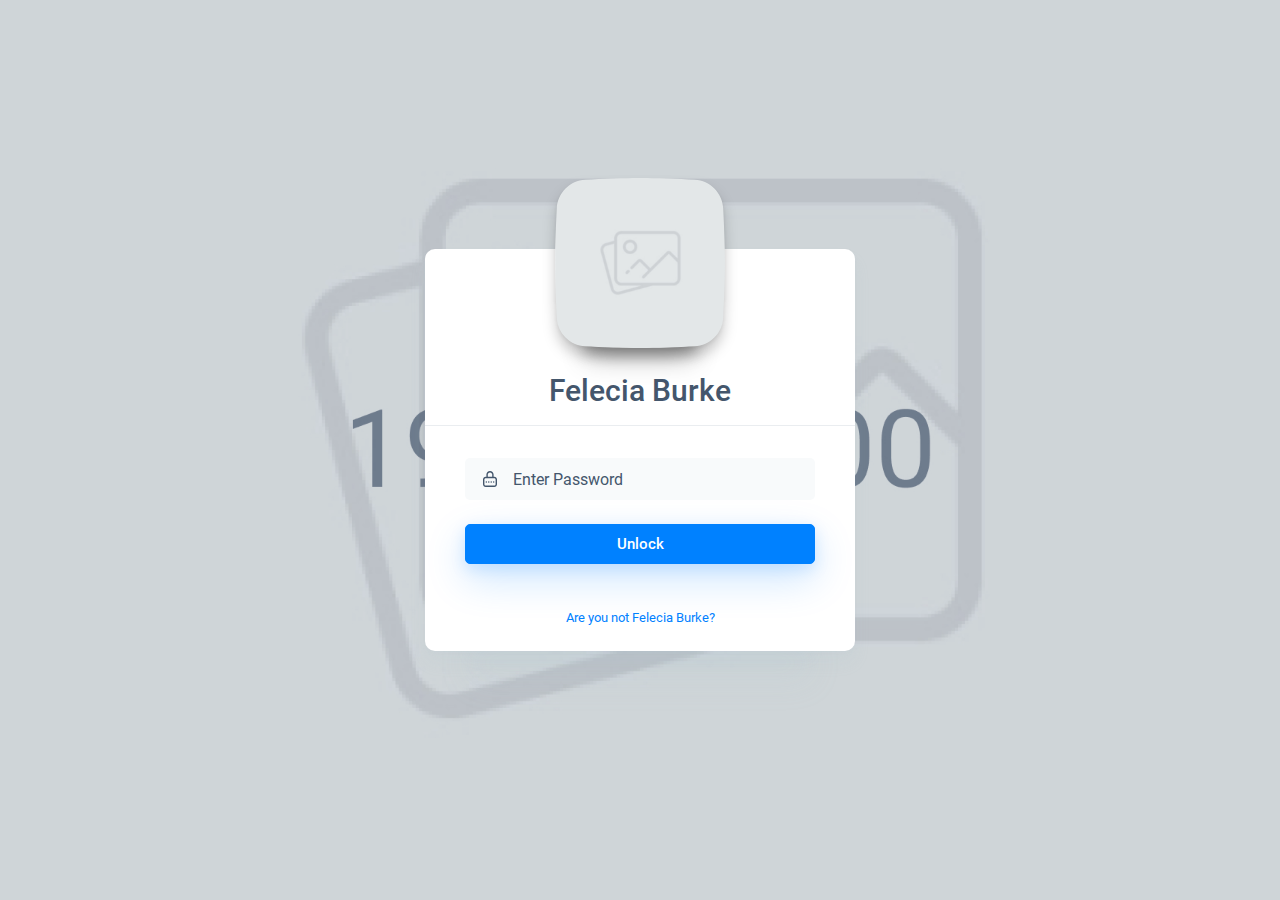
<file: templatebk/HTML/auth-lock-v3.html>
<!DOCTYPE html>
<html class="no-js" lang="en" data-theme="light">

<head>
    <meta charset="utf-8" />
    <meta http-equiv="X-UA-Compatible" content="IE=edge" />
    <meta name="MobileOptimized" content="320" />
    <meta name="HandheldFriendly" content="True" />
    <meta name="viewport" content="width=device-width, initial-scale=1.0" />
    <title>Arion Admin Dashboard</title>
    <meta name="description" content="Arion — This is the best dashboard" />
    <meta name="msapplication-tap-highlight" content="no" />
    <meta name="mobile-web-app-capable" content="yes" />
    <meta name="application-name" content="Arion — This is the best dashboard" />
    <meta name="apple-mobile-web-app-title" content="Arion Admin Dashboard" />
    <meta name="apple-mobile-web-app-capable" content="yes" />
    <meta name="apple-mobile-web-app-status-bar-style" content="black" />
    <link rel="stylesheet" href="css/bootstrap.min.css" />
    <link rel="stylesheet" href="css/apexcharts.css" />
    <link rel="stylesheet" href="css/tippy/tippy.css" />
    <link rel="stylesheet" href="css/flatpickr.min.css" />
    <link rel="stylesheet" href="css/select2.min.css" />
    <link rel="stylesheet" href="css/quill/quill.snow.css" />
    <link rel="stylesheet" href="css/quill/quill.core.css" />
    <link rel="stylesheet" href="css/filepond.min.css" />
    <link rel="stylesheet" href="css/filepond-plugin-image-preview.min.css" />
    <link rel="stylesheet" href="css/swiper-bundle.min.css" />
    <link rel="stylesheet" href="css/style.css" />
    <link rel="apple-touch-icon" sizes="57x57" href="img/content/favicons/apple-icon-57x57.png" />
    <link rel="apple-touch-icon" sizes="60x60" href="img/content/favicons/apple-icon-60x60.png" />
    <link rel="apple-touch-icon" sizes="72x72" href="img/content/favicons/apple-icon-72x72.png" />
    <link rel="apple-touch-icon" sizes="76x76" href="img/content/favicons/apple-icon-76x76.png" />
    <link rel="apple-touch-icon" sizes="114x114" href="img/content/favicons/apple-icon-114x114.png" />
    <link rel="apple-touch-icon" sizes="120x120" href="img/content/favicons/apple-icon-120x120.png" />
    <link rel="apple-touch-icon" sizes="144x144" href="img/content/favicons/apple-icon-144x144.png" />
    <link rel="apple-touch-icon" sizes="152x152" href="img/content/favicons/apple-icon-152x152.png" />
    <link rel="apple-touch-icon" sizes="180x180" href="img/content/favicons/apple-icon-180x180.png" />
    <link rel="icon" type="image/png" sizes="192x192" href="img/content/favicons/android-icon-192x192.png" />
    <link rel="icon" type="image/png" sizes="32x32" href="img/content/favicons/favicon-32x32.png" />
    <link rel="icon" type="image/png" sizes="96x96" href="img/content/favicons/favicon-96x96.png" />
    <link rel="icon" type="image/png" sizes="16x16" href="img/content/favicons/favicon-16x16.png" />
    <!-- <link rel="manifest" href="img/content/favicons/manifest.json" />-->
    <meta name="msapplication-TileColor" content="#ffffff" />
    <meta name="msapplication-TileImage" content="/ms-icon-144x144.png" />
    <meta name="theme-color" content="#ffffff" />
</head>

<body>
    <svg xmlns="http://www.w3.org/2000/svg" style="border: 0 !important; clip: rect(0 0 0 0) !important; height: 1px !important; margin: -1px !important; overflow: hidden !important; padding: 0 !important; position: absolute !important; width: 1px !important;"
    class="root-svg-symbols-element">
        <symbol id="icon-action" viewBox="0 0 22 22">
            <path d="M14.2 6.6H6.2V5L3 7.8L6.2 10.6V9H14.2V6.6ZM19 13.4L15.8 10.6V12.2H7.8V14.6H15.8V16.2L19 13.4Z" />
        </symbol>
        <symbol id="icon-archive" viewBox="0 0 14 13">
            <path d="M13,5v6a2,2,0,0,1-2,2H3a2,2,0,0,1-2-2V5A1,1,0,0,1,0,4V1A1,1,0,0,1,1,0H13a1,1,0,0,1,1,1V4A1,1,0,0,1,13,5ZM2,11a1,1,0,0,0,1,1h8a1,1,0,0,0,1-1V5H2ZM13,1H1V4H13ZM8.5,8h-3a.5.5,0,0,1,0-1h3a.5.5,0,0,1,0,1Z" />
        </symbol>
        <symbol id="icon-arrow-down" viewBox="0 0 22 22">
            <path d="M7 8H15L11 13L7 8Z" />
        </symbol>
        <symbol id="icon-attachment" viewBox="0 0 22 22">
            <path d="M7.91455 19C6.86045 19 5.87319 18.5469 5.16067 17.8245C3.77883 16.4236 3.39404 13.9787 5.33105 12.0154C6.46505 10.8659 11.01 6.25768 13.278 3.95803C14.0835 3.14169 15.1082 2.82576 16.089 3.09271C17.0534 3.35394 17.8426 4.15477 18.101 5.13194C18.3635 6.12788 18.0529 7.16708 17.2483 7.98343L9.64776 15.6897C9.21405 16.1297 8.72327 16.3901 8.23087 16.4424C7.74254 16.4946 7.27703 16.3363 6.95094 16.0056C6.3607 15.4048 6.27592 14.2774 7.2591 13.2815L12.5973 7.86914C12.8166 7.64709 13.172 7.64709 13.3913 7.86914C13.6106 8.09119 13.6106 8.45201 13.3913 8.67406L8.05233 14.0872C7.5909 14.5542 7.54851 15.0007 7.74498 15.2007C7.8314 15.2873 7.96184 15.3273 8.11266 15.3101C8.34337 15.2864 8.60669 15.1338 8.85371 14.8848L16.4542 7.17933C16.976 6.65034 17.1757 6.02828 17.0167 5.42827C16.8602 4.83642 16.3825 4.35233 15.7996 4.19314C15.2077 4.03232 14.593 4.23559 14.0713 4.76458C11.8033 7.06504 7.2591 11.6725 6.12428 12.8219C4.64381 14.3232 4.99844 16.0514 5.9539 17.0204C6.91018 17.9894 8.61321 18.3502 10.0945 16.8473L18.0415 8.78998C18.2608 8.56793 18.6162 8.56793 18.8355 8.78998C19.0548 9.01202 19.0548 9.37285 18.8355 9.59571L10.8886 17.653C9.95184 18.6016 8.90263 19 7.91455 19Z"
            />
        </symbol>
        <symbol id="icon-back-time" viewBox="0 0 22 22">
            <path d="M12.0118 4C8.21165 4 5.12022 7.04073 5.02789 10.8259V11.0009H3L6.07262 14.325L9.05974 11.0009H6.77537V10.8259C6.86684 8.00622 9.17601 5.75085 12.0118 5.75085C14.9066 5.75085 17.2534 8.10183 17.2534 11.0009C17.2534 13.8999 14.9066 16.2509 12.0118 16.2509C10.8517 16.2509 9.77959 15.871 8.91098 15.2324L7.70895 16.5163C8.89559 17.4451 10.3892 18 12.0118 18C15.8718 18 19 14.8671 19 11.0009C19 7.13463 15.8718 4 12.0118 4ZM11.1569 6.73256V11.0009C11.1569 11.1118 11.18 11.2228 11.2227 11.327C11.2663 11.4311 11.3287 11.5259 11.4074 11.6044L14.1431 14.3361C14.3851 14.1799 14.6134 14.004 14.816 13.8L12.8667 11.8545V6.73256H11.1569Z"
            />
        </symbol>
        <symbol id="icon-bell" viewBox="0 0 22 22">
            <path fill-rule="evenodd" clip-rule="evenodd" d="M10.31 4.757C10.31 4.757 10.314 4.764 10.319 4.782C10.312 4.767 10.309 4.758 10.31 4.757ZM11.824 6.687L11 6.425L10.176 6.687C10.168 6.69 10.155 6.695 10.137 6.703C10.078 6.729 9.978 6.777 9.858 6.851C9.611 7.003 9.329 7.234 9.113 7.564C8.634 8.297 8.635 9.072 8.635 9.38V9.4C8.635 10.049 8.462 11.135 7.933 12.405C7.58 13.255 7.127 14.04 6.786 14.579C7.214 14.645 7.668 14.698 8.045 14.726C8.2 14.738 8.348 14.749 8.49 14.76C9.36 14.827 10.042 14.88 11 14.88C11.958 14.88 12.64 14.827 13.51 14.76C13.652 14.749 13.8 14.738 13.955 14.726C14.332 14.698 14.786 14.645 15.214 14.579C14.872 14.04 14.42 13.255 14.067 12.405C13.538 11.135 13.365 10.049 13.365 9.4V9.38C13.365 9.072 13.366 8.297 12.887 7.564C12.671 7.234 12.389 7.003 12.142 6.851C12.022 6.777 11.922 6.729 11.863 6.703C11.845 6.695 11.832 6.69 11.824 6.687ZM5.791 14.373L5.796 14.376C5.792 14.374 5.791 14.373 5.791 14.373ZM16.209 14.373C16.209 14.373 16.208 14.374 16.204 14.376L16.209 14.373ZM11.681 4.782C11.686 4.764 11.69 4.757 11.69 4.757C11.691 4.758 11.688 4.767 11.681 4.782ZM10.011 3.4C10.467 3 10.888 3 11 3C11.112 3 11.533 3 11.989 3.4C12.446 3.8 12.522 4.6 12.522 4.6C12.522 4.6 13.854 5.023 14.728 6.36C15.572 7.65 15.567 8.982 15.565 9.362V9.4C15.565 9.72 15.665 10.52 16.098 11.56C16.531 12.6 17.163 13.56 17.391 13.88C17.437 13.944 17.488 14.007 17.542 14.072C17.756 14.334 18 14.633 18 15.16C18 15.818 17.62 16.12 17.163 16.36C16.707 16.6 15.185 16.84 14.12 16.92C13.972 16.931 13.828 16.942 13.688 16.953H13.687C12.814 17.021 12.048 17.08 11 17.08C9.952 17.08 9.186 17.021 8.313 16.953H8.312C8.172 16.942 8.028 16.931 7.88 16.92C6.815 16.84 5.293 16.6 4.837 16.36C4.38 16.12 4 15.818 4 15.16C4 14.633 4.244 14.334 4.458 14.072C4.512 14.007 4.563 13.944 4.609 13.88C4.837 13.56 5.469 12.6 5.902 11.56C6.335 10.52 6.435 9.72 6.435 9.4V9.362C6.433 8.982 6.428 7.65 7.272 6.36C8.146 5.023 9.478 4.6 9.478 4.6C9.478 4.6 9.554 3.8 10.011 3.4ZM9.096 17.704C9.096 17.704 9.5 19 11 19C12.5 19 12.905 17.704 12.905 17.704H9.096Z"
            />
        </symbol>
        <symbol id="icon-bill" viewBox="0 0 42 42">
            <path fill-rule="evenodd" clip-rule="evenodd" d="M9.54541 6.36943V35.8611C9.54541 36.1224 9.83734 36.2742 10.0473 36.1222L12.8597 34.0858C13.079 33.9271 13.3735 33.9258 13.5941 34.0828L16.415 36.0907C16.747 36.327 17.1906 36.3243 17.5197 36.084L20.2487 34.0908C20.4697 33.9294 20.7677 33.9288 20.9894 34.0893L23.7566 36.0928C24.0822 36.3286 24.5188 36.333 24.8489 36.1038L27.7776 34.0709C27.9947 33.9202 28.2811 33.9208 28.4975 34.0723L31.4476 36.1372C31.6581 36.2845 31.9454 36.132 31.9454 35.8731V6.36943C31.9454 6.01479 31.6613 5.72729 31.3109 5.72729H10.18C9.82951 5.72729 9.54541 6.01479 9.54541 6.36943ZM12.9721 12.2771C12.9721 11.9225 13.2562 11.635 13.6066 11.635H22.0463C22.3968 11.635 22.6808 11.9225 22.6808 12.2771C22.6808 12.6318 22.3968 12.9193 22.0463 12.9193H13.6066C13.2562 12.9193 12.9721 12.6318 12.9721 12.2771ZM12.9721 14.942C12.9721 14.5873 13.2562 14.2998 13.6066 14.2998H20.1744C20.5248 14.2998 20.8089 14.5873 20.8089 14.942C20.8089 15.2966 20.5248 15.5841 20.1744 15.5841H13.6066C13.2562 15.5841 12.9721 15.2966 12.9721 14.942ZM12.9721 18.4737C12.9721 18.1191 13.2562 17.8316 13.6066 17.8316H22.0463C22.3968 17.8316 22.6808 18.1191 22.6808 18.4737C22.6808 18.8284 22.3968 19.1159 22.0463 19.1159H13.6066C13.2562 19.1159 12.9721 18.8284 12.9721 18.4737ZM12.9721 21.2028C12.9721 20.8481 13.2562 20.5607 13.6066 20.5607H20.1744C20.5248 20.5607 20.8089 20.8481 20.8089 21.2028C20.8089 21.5575 20.5248 21.8449 20.1744 21.8449H13.6066C13.2562 21.8449 12.9721 21.5575 12.9721 21.2028ZM12.9721 24.7345C12.9721 24.3799 13.2562 24.0925 13.6066 24.0925H22.0463C22.3968 24.0925 22.6808 24.3799 22.6808 24.7345C22.6808 25.0891 22.3968 25.3767 22.0463 25.3767H13.6066C13.2562 25.3767 12.9721 25.0891 12.9721 24.7345ZM12.9721 27.4636C12.9721 27.109 13.2562 26.8215 13.6066 26.8215H20.1744C20.5248 26.8215 20.8089 27.109 20.8089 27.4636C20.8089 27.8183 20.5248 28.1057 20.1744 28.1057H13.6066C13.2562 28.1057 12.9721 27.8183 12.9721 27.4636ZM24.8542 12.2771C24.8542 11.9225 25.1384 11.635 25.4888 11.635H28.1381C28.4886 11.635 28.7726 11.9225 28.7726 12.2771C28.7726 12.6318 28.4886 12.9193 28.1381 12.9193H25.4888C25.1384 12.9193 24.8542 12.6318 24.8542 12.2771ZM25.4888 14.2998C25.1384 14.2998 24.8542 14.5873 24.8542 14.942C24.8542 15.2966 25.1384 15.5841 25.4888 15.5841H28.1381C28.4886 15.5841 28.7726 15.2966 28.7726 14.942C28.7726 14.5873 28.4886 14.2998 28.1381 14.2998H25.4888ZM24.8542 18.4737C24.8542 18.1191 25.1384 17.8316 25.4888 17.8316H28.1381C28.4886 17.8316 28.7726 18.1191 28.7726 18.4737C28.7726 18.8284 28.4886 19.1159 28.1381 19.1159H25.4888C25.1384 19.1159 24.8542 18.8284 24.8542 18.4737ZM25.4888 20.5607C25.1384 20.5607 24.8542 20.8481 24.8542 21.2027C24.8542 21.5575 25.1384 21.8449 25.4888 21.8449H28.1381C28.4886 21.8449 28.7726 21.5575 28.7726 21.2027C28.7726 20.8481 28.4886 20.5607 28.1381 20.5607H25.4888ZM24.8542 24.7346C24.8542 24.3799 25.1384 24.0925 25.4888 24.0925H28.1381C28.4886 24.0925 28.7726 24.3799 28.7726 24.7346C28.7726 25.0892 28.4886 25.3767 28.1381 25.3767H25.4888C25.1384 25.3767 24.8542 25.0892 24.8542 24.7346ZM25.4888 26.8215C25.1384 26.8215 24.8542 27.1091 24.8542 27.4637C24.8542 27.8183 25.1384 28.1057 25.4888 28.1057H28.1381C28.4886 28.1057 28.7726 27.8183 28.7726 27.4637C28.7726 27.1091 28.4886 26.8215 28.1381 26.8215H25.4888Z"
            />
        </symbol>
        <symbol id="icon-calendar" viewBox="0 0 22 22">
            <path d="M17.2222 4.77778H16.3333V6.55556H13.6667V4.77778H8.33333V6.55556H5.66667V4.77778H4.77778C3.79911 4.77778 3 5.57778 3 6.55556V17.2222C3 18.2 3.79911 19 4.77778 19H17.2222C18.2 19 19 18.2 19 17.2222V6.55556C19 5.57778 18.2 4.77778 17.2222 4.77778ZM17.2222 17.2222H4.77778V10.1111H17.2222V17.2222ZM7.88889 3H6.11111V6.11111H7.88889V3ZM15.8889 3H14.1111V6.11111H15.8889V3Z"
            />
        </symbol>
        <symbol id="icon-camera" viewBox="0 0 50 50">
            <path d="M25.0002 22.4431C21.9875 22.4431 19.5456 24.9249 19.5456 27.9828C19.5456 31.0408 21.9875 33.5226 25.0002 33.5226C28.0111 33.5226 30.4547 31.0408 30.4547 27.9828C30.4547 24.9249 28.0111 22.4431 25.0002 22.4431ZM39.5456 16.9033H35.182C34.582 16.9033 33.9347 16.4306 33.7475 15.8507L32.6184 12.4142C32.4275 11.8363 31.7838 11.3635 31.182 11.3635H18.8184C18.2184 11.3635 17.5711 11.8363 17.3838 12.4124L16.2529 15.8507C16.0638 16.4306 15.4184 16.9033 14.8184 16.9033H10.4547C8.45472 16.9033 6.81836 18.5652 6.81836 20.5965V37.2158C6.81836 39.247 8.45472 40.909 10.4547 40.909H39.5456C41.5456 40.909 43.182 39.247 43.182 37.2158V20.5965C43.182 18.5652 41.5456 16.9033 39.5456 16.9033ZM25.0002 37.2158C19.9784 37.2158 15.9093 33.0831 15.9093 27.9828C15.9093 22.8826 19.9784 18.7499 25.0002 18.7499C30.0202 18.7499 34.0911 22.8826 34.0911 27.9828C34.0911 33.0831 30.0202 37.2158 25.0002 37.2158ZM38.6365 22.8124C37.9329 22.8124 37.3638 22.2326 37.3638 21.5179C37.3638 20.807 37.9329 20.2253 38.6365 20.2253C39.3402 20.2253 39.9093 20.8051 39.9093 21.5179C39.9093 22.2326 39.3402 22.8124 38.6365 22.8124Z"
            />
        </symbol>
        <symbol id="icon-cart" viewBox="0 0 22 22">
            <path d="M18.4658 8.33345H14.0151L12.4044 9.94411C12.0018 10.3468 11.4658 10.5681 10.8969 10.5681C10.3262 10.5681 9.79111 10.3459 9.38756 9.94322C8.98578 9.54144 8.76356 9.00633 8.76267 8.43656C8.76267 8.40189 8.77156 8.36811 8.77244 8.33345H3.53333C3.23822 8.33345 3 8.57167 3 8.86678V11.0001H19V8.86678C19 8.57167 18.76 8.33345 18.4658 8.33345ZM11.6827 9.22145L16.176 4.72811C16.3849 4.52011 16.3867 4.18322 16.1778 3.97344L15.36 3.15567C15.152 2.94767 14.8142 2.94856 14.6044 3.15567L10.1111 7.64989C9.67733 8.08367 9.67733 8.78767 10.1111 9.22145C10.5449 9.65433 11.248 9.65522 11.6827 9.22145ZM5.50933 17.4632C5.59556 17.8197 5.96711 18.1112 6.33333 18.1112H15.6667C16.0329 18.1112 16.4044 17.8197 16.4907 17.4632L17.8444 11.889H4.15556L5.50933 17.4632Z"
            />
        </symbol>
        <symbol id="icon-chat-messages" viewBox="0 0 22 22">
            <path d="M7.64 12.96V8H4.6C3.72 8 3 8.72 3 9.6V14.4C3 15.28 3.72 16 4.6 16H5.4V18.4L7.8 16H11.8C12.68 16 13.4 15.28 13.4 14.4V12.944C13.3488 12.9552 13.2944 12.9608 13.24 12.9608H7.64V12.96ZM17.4 4H10.2C9.32 4 8.6 4.72 8.6 5.6V12H14.2L16.6 14.4V12H17.4C18.28 12 19 11.2808 19 10.4V5.6C19 4.72 18.28 4 17.4 4Z"
            />
        </symbol>
        <symbol id="icon-chat" viewBox="0 0 22 22">
            <path d="M7.64 12.96V8H4.6C3.72 8 3 8.72 3 9.6V14.4C3 15.28 3.72 16 4.6 16H5.4V18.4L7.8 16H11.8C12.68 16 13.4 15.28 13.4 14.4V12.944C13.3488 12.9552 13.2944 12.9608 13.24 12.9608H7.64V12.96ZM17.4 4H10.2C9.32 4 8.6 4.72 8.6 5.6V12H14.2L16.6 14.4V12H17.4C18.28 12 19 11.2808 19 10.4V5.6C19 4.72 18.28 4 17.4 4Z"
            />
        </symbol>
        <symbol id="icon-checked" viewBox="0 0 14 12">
            <path d="M11.7917 1.2358C12.0798 1.53914 12.0675 2.01865 11.7642 2.30682L5.7036 8.06439C5.40574 8.34735 4.93663 8.34134 4.64613 8.05084L2.22189 5.6266C1.92604 5.33074 1.92604 4.85107 2.22189 4.55522C2.51774 4.25937 2.99741 4.25937 3.29326 4.55522L5.19538 6.45734L10.7206 1.20834C11.024 0.920164 11.5035 0.93246 11.7917 1.2358Z"
            />
        </symbol>
        <symbol id="icon-chevron" viewBox="0 0 24 14">
            <path d="M1.41387 9.81571C2.21327 8.99672 10.6129 0.994835 10.6129 0.994835C11.042 0.557905 11.6004 0.338461 12.1588 0.338461C12.7172 0.338461 13.2756 0.557905 13.7008 0.994835C13.7008 0.994835 22.1043 8.99672 22.8998 9.81571C23.6992 10.6347 23.7541 12.1081 22.8998 12.98C22.0495 13.8539 20.8602 13.9225 19.8158 12.98L12.1588 5.63843L4.50176 12.98C3.45744 13.9225 2.26617 13.8539 1.41387 12.98C0.559601 12.1081 0.612502 10.6347 1.41387 9.81571Z"
            />
        </symbol>
        <symbol id="icon-clipboard" viewBox="0 0 22 22">
            <path fill-rule="evenodd" clip-rule="evenodd" d="M14.365 7L15.3507 4.6C15.9825 4.6 16.5008 5.1032 16.5 5.72V17.88C16.5 18.4952 15.9825 19 15.3499 19H6.14926C5.51672 19 5 18.496 5 17.88V5.72C5 5.1032 5.51672 4.6 6.15008 4.6L7.13587 7H14.365ZM14.4471 4.6L13.7078 6.2H7.79224L7.05372 4.6H8.84456L9.43603 3H12.0648L12.6554 4.6H14.4471ZM7.46458 9.39999H14.0365V10.2H7.46458V9.39999ZM7.46458 15.8H14.0365V16.6H7.46458V15.8ZM14.0365 12.6H7.46458V13.4H14.0365V12.6Z"
            />
        </symbol>
        <symbol id="icon-clock" viewBox="0 0 22 22">
            <path d="M11.0004 3C6.58148 3 3 6.58148 3 10.9996C3 15.4185 6.58148 19 11.0004 19C15.4177 19 19 15.4185 19 10.9996C19 6.58148 15.4177 3 11.0004 3ZM10.9996 17.3326C7.50226 17.3326 4.66658 14.4977 4.66658 10.9996C4.66658 7.50227 7.50143 4.66658 10.9996 4.66658C14.4969 4.66658 17.3334 7.50143 17.3334 10.9996C17.3334 14.4969 14.4969 17.3326 10.9996 17.3326ZM12 6H10.3334V11.2039L7.37857 12.9105L8.21186 14.3537L11.6409 12.373C11.8392 12.2588 12 11.9789 12 11.7497C12 8.90718 12 9.70745 12 6Z"
            />
        </symbol>
        <symbol id="icon-comments" viewBox="0 0 22 22">
            <path d="M3 5.60714V14.4464C3 15.3175 3.7328 16.0536 4.6 16.0536H6.73333V18.7321C6.73333 18.8428 6.80107 18.9421 6.90373 18.9821C6.9352 18.9944 6.96773 19 7 19C7.0736 19 7.1456 18.9695 7.19733 18.9124L9.78453 16.0536H17.4C18.2672 16.0536 19 15.3175 19 14.4464V5.60714C19 4.73607 18.2672 4 17.4 4H4.6C3.7328 4 3 4.73607 3 5.60714ZM13.6667 9.89286C13.6667 9.30196 14.1451 8.82143 14.7333 8.82143C15.3216 8.82143 15.8 9.30196 15.8 9.89286C15.8 10.4837 15.3216 10.9643 14.7333 10.9643C14.1451 10.9643 13.6667 10.4837 13.6667 9.89286ZM9.93333 9.89286C9.93333 9.30196 10.4117 8.82143 11 8.82143C11.5883 8.82143 12.0667 9.30196 12.0667 9.89286C12.0667 10.4837 11.5883 10.9643 11 10.9643C10.4117 10.9643 9.93333 10.4837 9.93333 9.89286ZM6.2 9.89286C6.2 9.30196 6.6784 8.82143 7.26667 8.82143C7.85493 8.82143 8.33333 9.30196 8.33333 9.89286C8.33333 10.4837 7.85493 10.9643 7.26667 10.9643C6.6784 10.9643 6.2 10.4837 6.2 9.89286Z"
            />
        </symbol>
        <symbol id="icon-contacts" viewBox="0 0 22 22">
            <path d="M18.2 6H3.8C3.3576 6 3 6.3576 3 6.8V16.4C3 16.8416 3.3576 17.2 3.8 17.2H18.2C18.6424 17.2 19 16.8416 19 16.4V6.8C19 6.3584 18.6424 6 18.2 6ZM13.4 9.2H16.6V10H13.4V9.2ZM11.8 15.4424C11.6968 15.3608 11.5656 15.2816 11.3768 15.2C10.4328 14.7936 9.008 14.192 9.008 13.4592C9.008 13.0184 9.2952 13.1624 9.4224 12.356C9.4752 12.0216 9.7304 12.3504 9.7784 11.5872C9.7784 11.2832 9.6392 11.2072 9.6392 11.2072C9.6392 11.2072 9.7096 10.7576 9.7376 10.4104C9.7664 10.048 9.5608 8.9704 8.716 8.7328C8.5672 8.5824 8.4672 8.644 8.9224 8.4032C7.9272 8.356 7.6952 8.8768 7.1656 9.26C6.7144 9.596 6.592 10.128 6.6144 10.4112C6.644 10.7576 6.7144 11.208 6.7144 11.208C6.7144 11.208 6.5744 11.2832 6.5744 11.5872C6.6232 12.3504 6.8784 12.0216 6.9304 12.356C7.0568 13.1624 7.3456 13.0184 7.3456 13.4592C7.3456 14.192 5.9208 14.7936 4.9768 15.2C4.8144 15.2704 4.6976 15.3384 4.6 15.408V7.6H11.8V15.4424ZM17.4 12.4H13.4V11.6H17.4V12.4Z"
            />
        </symbol>
        <symbol id="icon-credit-card" viewBox="0 0 22 22">
            <path d="M17.4 6H4.6C3.7192 6 3 6.70714 3 7.57143V15.4286C3 16.2929 3.7192 17 4.6 17H17.4C18.28 17 19 16.2929 19 15.4286V7.57143C19 6.70714 18.28 6 17.4 6ZM17.4 15.4286H4.6V10.7143H17.4V15.4286ZM17.4 8.35714H4.6V7.57143H17.4V8.35714ZM6.2 12.3643V12.8357H6.68V12.3643H6.2ZM9.08 13.3064V13.7786H10.04V13.3064H10.52V12.8349H11V12.3635H10.04V12.8349H9.5592V13.3064H9.08ZM11 13.7786V13.3064H10.5192V13.7786H11ZM8.6 13.7786V13.3064H7.64V13.7786H8.6ZM9.08 12.8349H9.56V12.3635H8.6V13.3056H9.08V12.8349ZM7.1592 13.3064H7.64V12.8349H8.12V12.3635H7.16V12.8349H6.68V13.3064H6.2V13.7786H7.1592V13.3064Z"
            />
        </symbol>
        <symbol id="icon-cross" viewBox="0 0 14 14">
            <path d="M4.91 3.992C5.14252 4.21583 7.41432 6.56773 7.41432 6.56773C7.53837 6.68788 7.60068 6.84423 7.60068 7.00058C7.60068 7.15694 7.53837 7.31329 7.41432 7.43234C7.41432 7.43234 5.14252 9.78533 4.91 10.0081C4.67747 10.2319 4.25916 10.2473 4.01162 10.0081C3.76352 9.76997 3.74405 9.43696 4.01162 9.14455L6.09596 7.00058L4.01162 4.85661C3.74405 4.5642 3.76352 4.23065 4.01162 3.992C4.25916 3.75281 4.67747 3.76762 4.91 3.992Z"
            />
            <path d="M9.08999 3.992C8.85747 4.21583 6.58566 6.56773 6.58566 6.56773C6.46162 6.68788 6.39931 6.84423 6.39931 7.00058C6.39931 7.15694 6.46162 7.31329 6.58566 7.43234C6.58566 7.43234 8.85747 9.78533 9.08999 10.0081C9.32251 10.2319 9.74083 10.2473 9.98837 10.0081C10.2365 9.76997 10.2559 9.43696 9.98837 9.14455L7.90402 7.00058L9.98837 4.85661C10.2559 4.5642 10.2365 4.23065 9.98837 3.992C9.74083 3.75281 9.32251 3.76762 9.08999 3.992Z"
            />
        </symbol>
        <symbol id="icon-dashboard" viewBox="0 0 22 22">
            <path d="M17.4 5H4.6C3.72 5 3 5.675 3 6.5V15.5C3 16.325 3.72 17 4.6 17H17.4C18.28 17 19 16.325 19 15.5V6.5C19 5.675 18.28 5 17.4 5ZM6.6 6.3125C6.9312 6.3125 7.2 6.5645 7.2 6.875C7.2 7.1855 6.9312 7.4375 6.6 7.4375C6.2688 7.4375 6 7.1855 6 6.875C6 6.5645 6.2688 6.3125 6.6 6.3125ZM4.4 6.875C4.4 6.5645 4.6688 6.3125 5 6.3125C5.3312 6.3125 5.6 6.5645 5.6 6.875C5.6 7.1855 5.3312 7.4375 5 7.4375C4.6688 7.4375 4.4 7.1855 4.4 6.875ZM17.4 15.5H4.6V8.75H17.4V15.5ZM17.4 7.25H7.8V6.5H17.4152L17.4 7.25Z"
            />
        </symbol>
        <symbol id="icon-detail" viewBox="0 0 22 22">
            <path d="M11.0004 3C6.58148 3 3 6.58148 3 10.9996C3 15.4185 6.58148 19 11.0004 19C15.4177 19 19 15.4185 19 10.9996C19 6.58148 15.4177 3 11.0004 3ZM11.747 5.88818C12.527 5.88818 12.7562 6.34066 12.7562 6.85813C12.7562 7.50393 12.2395 8.1014 11.3571 8.1014C10.6188 8.1014 10.2671 7.73059 10.2888 7.11645C10.2888 6.59898 10.7213 5.88818 11.747 5.88818ZM9.74882 15.791C9.21551 15.791 8.82636 15.4669 9.19884 14.0461L9.80965 11.5254C9.91547 11.1221 9.93297 10.9604 9.80965 10.9604C9.65049 10.9604 8.95802 11.2387 8.54971 11.5137L8.28389 11.0779C9.57966 9.99547 11.0696 9.3605 11.707 9.3605C12.2404 9.3605 12.3287 9.99047 12.0629 10.9604L11.3629 13.6103C11.2387 14.0786 11.2921 14.2402 11.4162 14.2402C11.5762 14.2402 12.0995 14.0469 12.6145 13.6411L12.9162 14.0461C11.6554 15.306 10.2813 15.791 9.74882 15.791Z"
            />
        </symbol>
        <symbol id="icon-details" viewBox="0 0 22 22">
            <path fill-rule="evenodd" clip-rule="evenodd" d="M7.44444 10.1111C7.44444 9.74292 7.74292 9.44444 8.11111 9.44444H14.3333C14.7015 9.44444 15 9.74292 15 10.1111C15 10.4793 14.7015 10.7778 14.3333 10.7778H8.11111C7.74292 10.7778 7.44444 10.4793 7.44444 10.1111ZM7.44444 12.7778C7.44444 12.4096 7.74292 12.1111 8.11111 12.1111H14.3333C14.7015 12.1111 15 12.4096 15 12.7778C15 13.146 14.7015 13.4444 14.3333 13.4444H8.11111C7.74292 13.4444 7.44444 13.146 7.44444 12.7778ZM7.44444 15.4444C7.44444 15.0763 7.74292 14.7778 8.11111 14.7778H11.2222C11.5904 14.7778 11.8889 15.0763 11.8889 15.4444C11.8889 15.8126 11.5904 16.1111 11.2222 16.1111H8.11111C7.74292 16.1111 7.44444 15.8126 7.44444 15.4444ZM11.4444 4.33333H6.33333V17.6667H16.1111V9C16.1111 9 12.9757 9 12.4578 9C11.9399 9 11.4444 8.47204 11.4444 8.00978C11.4444 7.54752 11.4444 4.33333 11.4444 4.33333ZM17.4444 8.33333V18.1111C17.4444 18.602 17.0465 19 16.5556 19H5.88889C5.39797 19 5 18.602 5 18.1111V3.88889C5 3.39797 5.39797 3 5.88889 3H12.1111L17.4444 8.33333Z"
            />
        </symbol>
        <symbol id="icon-doc" viewBox="0 0 31 40">
            <path fill-rule="evenodd" clip-rule="evenodd" d="M2.49998 0H19.7412L30.9999 11.215V37.5C30.9999 38.8812 29.88 40 28.4999 40H2.49998C1.11994 40 0 38.8812 0 37.5V2.49998C0 1.11877 1.12007 0 2.49998 0Z" fill="#26A6D1" />
            <path fill-rule="evenodd" clip-rule="evenodd" d="M30.9638 11.25H22.25C20.8699 11.25 19.75 10.1301 19.75 8.75004V0.0250244L30.9638 11.25Z" fill="#1E7EA0" />
            <path d="M5.7923 24C5.55897 24 5.37897 23.9367 5.2523 23.81C5.12564 23.6833 5.0623 23.5033 5.0623 23.27V17.68C5.0623 17.4467 5.12564 17.2667 5.2523 17.14C5.37897 17.0133 5.55897 16.95 5.7923 16.95H7.8023C8.56897 16.95 9.22897 17.09 9.78231 17.37C10.3356 17.65 10.759 18.0533 11.0523 18.58C11.3456 19.1067 11.4923 19.7367 11.4923 20.47C11.4923 21.2033 11.3456 21.8367 11.0523 22.37C10.7656 22.8967 10.3456 23.3 9.79231 23.58C9.23897 23.86 8.57564 24 7.8023 24H5.7923ZM7.6923 22.74C9.1923 22.74 9.9423 21.9833 9.9423 20.47C9.9423 18.9633 9.1923 18.21 7.6923 18.21H6.6223V22.74H7.6923ZM15.9293 24.09C15.2293 24.09 14.6193 23.9433 14.0993 23.65C13.5859 23.35 13.1893 22.93 12.9093 22.39C12.6293 21.8433 12.4893 21.2033 12.4893 20.47C12.4893 19.7367 12.6293 19.1 12.9093 18.56C13.1893 18.0133 13.5859 17.5933 14.0993 17.3C14.6193 17.0067 15.2293 16.86 15.9293 16.86C16.6293 16.86 17.2359 17.0067 17.7493 17.3C18.2693 17.5933 18.6693 18.0133 18.9493 18.56C19.2293 19.1 19.3693 19.7367 19.3693 20.47C19.3693 21.2033 19.2293 21.8433 18.9493 22.39C18.6693 22.93 18.2693 23.35 17.7493 23.65C17.2359 23.9433 16.6293 24.09 15.9293 24.09ZM15.9293 22.88C16.5159 22.88 16.9759 22.6733 17.3093 22.26C17.6493 21.8467 17.8193 21.25 17.8193 20.47C17.8193 19.69 17.6526 19.0967 17.3193 18.69C16.9859 18.2767 16.5226 18.07 15.9293 18.07C15.3359 18.07 14.8726 18.2767 14.5393 18.69C14.2126 19.0967 14.0493 19.69 14.0493 20.47C14.0493 21.25 14.2159 21.8467 14.5493 22.26C14.8826 22.6733 15.3426 22.88 15.9293 22.88ZM23.8004 24.09C23.107 24.09 22.5004 23.9433 21.9804 23.65C21.4604 23.3567 21.0604 22.9367 20.7804 22.39C20.5004 21.8433 20.3604 21.2033 20.3604 20.47C20.3604 19.7367 20.5004 19.1 20.7804 18.56C21.0604 18.0133 21.4604 17.5933 21.9804 17.3C22.5004 17.0067 23.107 16.86 23.8004 16.86C24.6737 16.86 25.427 17.1 26.0604 17.58C26.1604 17.66 26.2304 17.74 26.2704 17.82C26.3104 17.9 26.3304 18 26.3304 18.12C26.3304 18.2933 26.2804 18.4433 26.1804 18.57C26.087 18.69 25.9704 18.75 25.8304 18.75C25.737 18.75 25.6537 18.74 25.5804 18.72C25.5137 18.6933 25.437 18.65 25.3504 18.59C25.0837 18.4167 24.837 18.2933 24.6104 18.22C24.3837 18.14 24.1404 18.1 23.8804 18.1C23.2404 18.1 22.757 18.3 22.4304 18.7C22.1104 19.0933 21.9504 19.6833 21.9504 20.47C21.9504 22.0567 22.5937 22.85 23.8804 22.85C24.127 22.85 24.3604 22.8133 24.5804 22.74C24.8004 22.66 25.057 22.5333 25.3504 22.36C25.4504 22.3 25.5337 22.26 25.6004 22.24C25.667 22.2133 25.7437 22.2 25.8304 22.2C25.9704 22.2 26.087 22.2633 26.1804 22.39C26.2804 22.51 26.3304 22.6567 26.3304 22.83C26.3304 22.95 26.307 23.0533 26.2604 23.14C26.2204 23.22 26.1537 23.2967 26.0604 23.37C25.427 23.85 24.6737 24.09 23.8004 24.09Z"
            fill="white" />
        </symbol>
        <symbol id="icon-dot" viewBox="0 0 9 21">
            <circle cx="1.5" cy="19.5" r="1.5" transform="rotate(-90 1.5 19.5)" />
            <circle cx="1.5" cy="13.5" r="1.5" transform="rotate(-90 1.5 13.5)" />
            <circle cx="1.5" cy="7.5" r="1.5" transform="rotate(-90 1.5 7.5)" />
            <circle cx="1.5" cy="1.5" r="1.5" transform="rotate(-90 1.5 1.5)" />
            <circle cx="7.5" cy="19.5" r="1.5" transform="rotate(-90 7.5 19.5)" />
            <circle cx="7.5" cy="13.5" r="1.5" transform="rotate(-90 7.5 13.5)" />
            <circle cx="7.5" cy="7.5" r="1.5" transform="rotate(-90 7.5 7.5)" />
            <circle cx="7.5" cy="1.5" r="1.5" transform="rotate(-90 7.5 1.5)" />
        </symbol>
        <symbol id="icon-dots" viewBox="0 0 25 25">
            <path d="M10.2273 12.499C10.2273 13.6996 11.2006 14.6739 12.4012 14.6739C13.6018 14.6739 14.5751 13.6996 14.5751 12.499C14.5751 11.2984 13.6018 10.3261 12.4012 10.3261C11.2006 10.3261 10.2273 11.2984 10.2273 12.499ZM10.2273 19.416C10.2273 20.6166 11.2006 21.5909 12.4012 21.5909C13.6018 21.5909 14.5751 20.6166 14.5751 19.416C14.5751 18.2154 13.6008 17.2431 12.4012 17.2431C11.2016 17.2431 10.2273 18.2154 10.2273 19.416ZM10.2273 5.58202C10.2273 6.78261 11.2006 7.75692 12.4012 7.75692C13.6018 7.75692 14.5751 6.78261 14.5751 5.58202C14.5751 4.38143 13.6018 3.40909 12.4012 3.40909C11.2006 3.40909 10.2273 4.38143 10.2273 5.58202Z"
            />
        </symbol>
        <symbol id="icon-download" viewBox="0 0 22 22">
            <path d="M17.1765 8.64706H13.4118V3H7.76471V8.64706H4L10.5882 15.2353L17.1765 8.64706ZM4 17.1176V19H17.1765V17.1176H4Z" />
        </symbol>
        <symbol id="icon-drafts" viewBox="0 0 22 22">
            <path d="M17.8736 4.12588C16.5627 2.81406 15.5782 3.01042 15.5782 3.01042L10.0763 8.51223L3.91818 14.6695L3 18.9986L7.32999 18.0804L13.4882 11.9249L18.99 6.42314C18.989 6.42314 19.1863 5.4386 17.8736 4.12588ZM7.07272 17.5604L5.59636 17.8786C5.45454 17.6122 5.28272 17.3458 4.96909 17.0313C4.65454 16.7168 4.38818 16.5468 4.12182 16.4031L4.44 14.9277L4.86727 14.5013C4.86727 14.5013 5.66999 14.5177 6.57726 15.4249C7.48363 16.3304 7.5009 17.1349 7.5009 17.1349L7.07272 17.5604Z"
            />
        </symbol>
        <symbol id="icon-duplicate" viewBox="0 0 14 14">
            <path d="M12,11H5A2,2,0,0,1,3,9V2A2,2,0,0,1,5,0h7a2,2,0,0,1,2,2V9A2,2,0,0,1,12,11Zm1-9a1,1,0,0,0-1-1H5A1,1,0,0,0,4,2V9a1,1,0,0,0,1,1h7a1,1,0,0,0,1-1ZM9,8H8V6H6V5H8V3H9V5h2V6H9ZM2,13H9a1,1,0,0,0,1-1h1a2,2,0,0,1-2,2H2a2,2,0,0,1-2-2V5A2,2,0,0,1,2,3V4A1,1,0,0,0,1,5v7A1,1,0,0,0,2,13Z"
            />
        </symbol>
        <symbol id="icon-email-2" viewBox="0 0 22 22">
            <path d="M14.8417 12.8131C14.8417 13.514 15.0408 13.7935 15.5617 13.7935C16.7225 13.7935 17.4617 12.3125 17.4617 9.84939C17.4617 6.08469 14.7217 4.28244 11.3008 4.28244C7.78167 4.28244 4.58083 6.64539 4.58083 11.111C4.58083 15.3763 7.38083 17.6992 11.6808 17.6992C13.1408 17.6992 14.1208 17.539 15.62 17.0384L15.9417 18.3792C14.4617 18.8607 12.88 19 11.6608 19C6.02083 19 3 15.8961 3 11.1101C3 6.2841 6.50083 3 11.3208 3C16.3408 3 19 6.00375 19 9.68836C19 12.8123 18.0208 15.1952 14.9408 15.1952C13.54 15.1952 12.6208 14.6345 12.5008 13.3922C12.1408 14.7739 11.1808 15.1952 9.88 15.1952C8.14 15.1952 6.68 13.8527 6.68 11.1502C6.68 8.42678 7.96083 6.74468 10.2608 6.74468C11.4808 6.74468 12.2408 7.22528 12.5792 7.98623L13.16 6.92491H14.84V12.8131H14.8417ZM12.3825 10.1698C12.3825 9.06925 11.5617 8.60784 10.8817 8.60784C10.1417 8.60784 9.3225 9.20776 9.3225 10.9708C9.3225 12.3725 9.9425 13.1535 10.8817 13.1535C11.5417 13.1535 12.3825 12.733 12.3825 11.5715V10.1698Z"
            />
        </symbol>
        <symbol id="icon-email" viewBox="0 0 22 22">
            <path d="M17.4 5H4.6C3.72 5 3.008 5.74483 3.008 6.65517L3 15.3448C3 16.2552 3.72 17 4.6 17H17.4C18.28 17 19 16.2552 19 15.3448V6.65517C19 5.74483 18.28 5 17.4 5ZM16.6 15.3448H5.4C4.96 15.3448 4.6 14.9724 4.6 14.5172V8.31034L10.152 11.9021C10.672 12.2414 11.328 12.2414 11.848 11.9021L17.4 8.31034V14.5172C17.4 14.9724 17.04 15.3448 16.6 15.3448ZM11 10.7931L4.6 6.65517H17.4L11 10.7931Z"
            />
        </symbol>
        <symbol id="icon-emoji" viewBox="0 0 22 22">
            <path d="M11 3C6.58167 3 3 6.58167 3 11C3 15.4183 6.58167 19 11 19C15.4175 19 19 15.4183 19 10.9992C19 6.58167 15.4175 3 11 3ZM11 17.3325C7.5025 17.3325 4.66667 14.4975 4.66667 10.9992C4.66667 7.50083 7.50167 4.66667 11 4.66667C14.4975 4.66667 17.3342 7.50167 17.3342 11C17.3342 14.4983 14.4975 17.3325 11 17.3325ZM8.9175 10.7917C9.6075 10.7917 10.1667 10.1392 10.1667 9.33333C10.1667 8.5275 9.60667 7.875 8.91667 7.875C8.22667 7.875 7.66667 8.5275 7.66667 9.33333C7.66667 10.1392 8.22667 10.7917 8.9175 10.7917ZM13.0833 10.7917C13.7742 10.7917 14.3333 10.1392 14.3333 9.33333C14.3333 8.5275 13.7733 7.875 13.0833 7.875C12.3933 7.875 11.8333 8.52833 11.8333 9.33333C11.8333 10.1383 12.3933 10.7917 13.0833 10.7917ZM14.6175 12.1133C14.315 11.9583 13.9383 12.0775 13.7775 12.38C13.7492 12.435 13.0533 13.7075 11.0008 13.7075C8.95833 13.7075 8.25833 12.4467 8.22333 12.3808C8.06667 12.0767 7.69667 11.9525 7.38667 12.1067C7.07833 12.2617 6.95333 12.6367 7.1075 12.9458C7.14917 13.0283 8.1475 14.9575 11.0008 14.9575C13.855 14.9575 14.8517 13.0275 14.8925 12.945C15.0458 12.6392 14.9225 12.27 14.6175 12.1133Z"
            />
        </symbol>
        <symbol id="icon-file-empty" viewBox="0 0 31 40">
            <path fill-rule="evenodd" clip-rule="evenodd" d="M2.49998 0H19.7412L30.9999 11.215V37.5C30.9999 38.8812 29.88 40 28.4999 40H2.49998C1.11994 40 0 38.8812 0 37.5V2.49998C0 1.11877 1.12007 0 2.49998 0Z" fill="#B3C0CE" />
            <path fill-rule="evenodd" clip-rule="evenodd" d="M30.9638 11.25H22.25C20.8699 11.25 19.75 10.1301 19.75 8.75004V0.0250244L30.9638 11.25Z" fill="#8697A8" />
            <path d="M14.8278 23.55C14.4612 23.55 14.1695 23.425 13.9528 23.175C13.7528 22.925 13.6528 22.5917 13.6528 22.175C13.6528 21.325 13.8028 20.6167 14.1028 20.05C14.4195 19.4833 14.8778 18.8583 15.4778 18.175C15.9278 17.6583 16.2528 17.2333 16.4528 16.9C16.6695 16.55 16.7778 16.1583 16.7778 15.725C16.7778 15.2583 16.6028 14.8917 16.2528 14.625C15.9195 14.3417 15.4612 14.2 14.8778 14.2C14.3445 14.2 13.8445 14.3083 13.3778 14.525C12.9278 14.7417 12.3195 15.075 11.5528 15.525C11.0695 15.7917 10.6695 15.925 10.3528 15.925C10.0028 15.925 9.70283 15.775 9.45283 15.475C9.2195 15.1583 9.10283 14.7833 9.10283 14.35C9.10283 14.05 9.15283 13.8 9.25283 13.6C9.3695 13.3833 9.5445 13.1833 9.77783 13C10.5112 12.4167 11.3528 11.9667 12.3028 11.65C13.2695 11.3167 14.2362 11.15 15.2028 11.15C16.2362 11.15 17.1612 11.3333 17.9778 11.7C18.8112 12.0667 19.4528 12.575 19.9028 13.225C20.3695 13.8583 20.6028 14.575 20.6028 15.375C20.6028 15.9917 20.4778 16.5583 20.2278 17.075C19.9945 17.575 19.7112 18.0167 19.3778 18.4C19.0445 18.7667 18.5945 19.225 18.0278 19.775C17.3945 20.3583 16.9195 20.85 16.6028 21.25C16.2862 21.6333 16.0862 22.0667 16.0028 22.55C15.9362 22.8667 15.7945 23.1167 15.5778 23.3C15.3778 23.4667 15.1278 23.55 14.8278 23.55ZM14.8778 29.15C14.2612 29.15 13.7528 28.95 13.3528 28.55C12.9528 28.1333 12.7528 27.6167 12.7528 27C12.7528 26.3833 12.9528 25.875 13.3528 25.475C13.7528 25.0583 14.2612 24.85 14.8778 24.85C15.4778 24.85 15.9778 25.0583 16.3778 25.475C16.7778 25.875 16.9778 26.3833 16.9778 27C16.9778 27.6167 16.7778 28.1333 16.3778 28.55C15.9778 28.95 15.4778 29.15 14.8778 29.15Z"
            fill="white" />
        </symbol>
        <symbol id="icon-flag" viewBox="0 0 22 22">
            <path d="M18.9343 6.18591C10.6329 18.2464 13.4747 5.9548 6.4569 11.8366L8.05247 18.1113H6.25779L3 5.30236L4.64445 4.71213C12.5103 -1.0399 8.40269 9.88549 18.5441 5.8268C18.8676 5.69613 19.1263 5.9068 18.9343 6.18591Z" />
        </symbol>
        <symbol id="icon-folder" viewBox="0 0 22 22">
            <path d="M17.7296 7.24105C17.6407 6.88876 17.2051 6.60132 16.7608 6.60132H11.305C10.8615 6.60132 10.2402 6.34671 9.92631 6.03525L9.44912 5.56447C9.13526 5.25301 8.51475 5 8.07118 5H5.46503C5.02067 5 4.61714 5.3579 4.5683 5.79586L4.3345 8.20264H17.8905L17.7296 7.24105ZM18.5358 9.0033H3.46418C3.19036 9.0033 2.97578 9.2387 3.0022 9.51172L3.74121 17.2533C3.77084 17.5688 4.03666 17.8106 4.35452 17.8106H17.6455C17.9633 17.8106 18.2284 17.5688 18.2588 17.2533L18.9978 9.51172C19.0242 9.2387 18.8096 9.0033 18.5358 9.0033Z"
            />
        </symbol>
        <symbol id="icon-grid" viewBox="0 0 22 22">
            <path fill-rule="evenodd" clip-rule="evenodd" d="M8.33333 3H4.33333C3.596 3 3 3.596 3 4.33333V8.33333C3 9.06933 3.596 9.66667 4.33333 9.66667H8.33333C9.07067 9.66667 9.66667 9.06933 9.66667 8.33333V4.33333C9.66667 3.59733 9.07067 3 8.33333 3ZM17.6667 3H13.6667C12.9293 3 12.3333 3.596 12.3333 4.33333V8.33333C12.3333 9.06933 12.9293 9.66667 13.6667 9.66667H17.6667C18.404 9.66667 19 9.06933 19 8.33333V4.33333C19 3.59733 18.404 3 17.6667 3ZM8.33333 12.3333H4.33333C3.596 12.3333 3 12.9293 3 13.6667V17.6667C3 18.4027 3.596 19 4.33333 19H8.33333C9.07067 19 9.66667 18.4027 9.66667 17.6667V13.6667C9.66667 12.9307 9.07067 12.3333 8.33333 12.3333ZM17.6667 12.3333H13.6667C12.9293 12.3333 12.3333 12.9293 12.3333 13.6667V17.6667C12.3333 18.4027 12.9293 19 13.6667 19H17.6667C18.404 19 19 18.4027 19 17.6667V13.6667C19 12.9307 18.404 12.3333 17.6667 12.3333Z"
            />
        </symbol>
        <symbol id="icon-help" viewBox="0 0 16 16">
            <path d="M7.99982 2.18188C4.78649 2.18188 2.18164 4.78673 2.18164 8.00007C2.18164 11.2134 4.78649 13.8182 7.99982 13.8182C11.2126 13.8182 13.818 11.2134 13.818 7.99946C13.818 4.78673 11.2126 2.18188 7.99982 2.18188ZM7.90831 11.3934H7.8774C7.40346 11.3795 7.06891 11.0298 7.08285 10.5625C7.09619 10.1031 7.43861 9.76916 7.89679 9.76916L7.92467 9.77037C8.41194 9.78431 8.74285 10.1304 8.72891 10.611C8.71497 11.0716 8.37861 11.3934 7.90831 11.3934ZM9.90285 7.43522C9.79134 7.59279 9.54649 7.79037 9.2374 8.03098L8.89679 8.26552C8.71013 8.41098 8.5974 8.54855 8.55558 8.68249C8.52164 8.78795 8.50588 8.81643 8.50285 9.03158V9.08613H7.20285L7.20649 8.97582C7.22285 8.52492 7.23376 8.25825 7.42103 8.03825C7.71497 7.69401 8.36346 7.27582 8.39073 7.25825C8.48407 7.18855 8.56225 7.10916 8.62043 7.0237C8.75679 6.83522 8.81679 6.68734 8.81679 6.5431C8.81679 6.34067 8.7574 6.1534 8.63922 5.98795C8.52528 5.82673 8.30891 5.74673 7.99619 5.74673C7.68588 5.74673 7.47316 5.84492 7.34649 6.04734C7.21558 6.25401 7.14952 6.47158 7.14952 6.69401V6.74976H5.80952L5.81194 6.69158C5.84649 5.87158 6.13982 5.28067 6.68164 4.93582C7.02285 4.71704 7.4477 4.60613 7.94285 4.60613C8.59013 4.60613 9.138 4.7637 9.56831 5.07401C10.0053 5.38855 10.2265 5.86007 10.2265 6.47461C10.2259 6.81825 10.1174 7.14128 9.90285 7.43522Z"
            />
        </symbol>
        <symbol id="icon-home" viewBox="0 0 18 18">
            <path d="M15.2511 9.74455H14.0459V14.0155C14.0459 14.3322 13.9061 14.7273 13.3251 14.7273H10.4417V10.4564H7.55838V14.7273H4.67504C4.09405 14.7273 3.95421 14.3322 3.95421 14.0155V9.74455H2.74897C2.31791 9.74455 2.41018 9.51393 2.70572 9.21212L8.4897 3.49481C8.63027 3.35102 8.8148 3.27984 9.00005 3.27272C9.18531 3.27984 9.36984 3.35031 9.51041 3.49481L15.2937 9.2114C15.5899 9.51393 15.6822 9.74455 15.2511 9.74455Z"
            />
        </symbol>
        <symbol id="icon-import" viewBox="0 0 22 22">
            <path d="M18.2727 12.8909H16.0909V9.07981C16.0911 9.07336 16.0919 9.06705 16.0919 9.06061C16.0919 8.88577 16.0295 8.72591 15.9267 8.60048C15.9257 8.59922 15.9247 8.59792 15.9236 8.59665C15.9102 8.58056 15.8961 8.56514 15.8814 8.55021C15.8792 8.54807 15.8771 8.54589 15.875 8.54376C15.8686 8.53741 15.8626 8.53057 15.856 8.52446L10.5447 3.21314C10.5449 3.21338 10.5445 3.21295 10.5447 3.21314C10.5298 3.19825 10.5135 3.18371 10.4976 3.17033C10.4926 3.16611 10.4874 3.16218 10.4823 3.15806C10.4706 3.1488 10.4588 3.13988 10.4466 3.13139C10.4406 3.12718 10.4345 3.12301 10.4284 3.11898C10.4156 3.11059 10.4025 3.10274 10.3892 3.09522C10.3839 3.09217 10.3787 3.08887 10.3732 3.08596C10.3556 3.07656 10.3376 3.06793 10.3194 3.06002C10.312 3.05682 10.3043 3.05401 10.2968 3.05105C10.2847 3.04625 10.2725 3.04175 10.2601 3.03762C10.2516 3.03481 10.2432 3.0321 10.2346 3.02958C10.2206 3.0255 10.2064 3.02192 10.1921 3.01867C10.1858 3.01726 10.1796 3.01547 10.1731 3.01416C10.1528 3.01008 10.1322 3.00708 10.1116 3.0048C10.1053 3.00407 10.0989 3.00368 10.0925 3.0031C10.0754 3.0016 10.0583 3.00078 10.0411 3.00048C10.0375 3.00048 10.034 3 10.0303 3H3.72727C3.32562 3 3 3.32562 3 3.72727V18.2727C3 18.6744 3.32562 19 3.72727 19H15.3636C15.7653 19 16.0909 18.6744 16.0909 18.2727V14.3455H18.2727C18.6744 14.3455 19 14.0198 19 13.6182C19 13.2165 18.6744 12.8909 18.2727 12.8909ZM14.6364 17.5455H4.45455V4.45455H9.30303V9.06061C9.30303 9.46225 9.62865 9.78788 10.0303 9.78788H14.6364V12.8909L11.7861 12.8908L12.3628 12.3142C12.6468 12.0302 12.6468 11.5697 12.3628 11.2857C12.0787 11.0017 11.6183 11.0017 11.3343 11.2857L9.51607 13.1038C9.51336 13.1065 9.51103 13.1095 9.50841 13.1123C9.49459 13.1265 9.48107 13.141 9.46851 13.1564C9.4639 13.1619 9.45998 13.168 9.45552 13.1737C9.44538 13.1868 9.4352 13.1998 9.42599 13.2136C9.42274 13.2184 9.42007 13.2236 9.41692 13.2285C9.40727 13.2436 9.39777 13.2589 9.38919 13.2748C9.3873 13.2783 9.38579 13.282 9.38395 13.2856C9.37493 13.3032 9.36625 13.3209 9.35864 13.3392C9.35767 13.3416 9.35695 13.3441 9.35598 13.3465C9.34812 13.366 9.3408 13.3857 9.33464 13.4061C9.33382 13.4087 9.33333 13.4114 9.33256 13.4141C9.32674 13.4341 9.32141 13.4543 9.31729 13.4749C9.31607 13.4809 9.31554 13.487 9.31452 13.4931C9.31151 13.5104 9.30846 13.5277 9.30672 13.5455C9.30429 13.5695 9.30303 13.5937 9.30303 13.618C9.30303 13.6424 9.30429 13.6666 9.30672 13.6907C9.30846 13.7084 9.31151 13.7257 9.31452 13.743C9.31554 13.749 9.31607 13.7552 9.31729 13.7612C9.32145 13.7821 9.32684 13.8025 9.33275 13.8226C9.33343 13.825 9.33387 13.8275 9.33464 13.8299C9.34085 13.8503 9.34817 13.8703 9.35607 13.8899C9.35699 13.8922 9.35767 13.8945 9.35864 13.8968C9.36635 13.9153 9.37508 13.9333 9.38424 13.951C9.38599 13.9544 9.38739 13.9579 9.38919 13.9613C9.39782 13.9774 9.40747 13.9929 9.41731 14.0082C9.42027 14.0129 9.42284 14.0178 9.42594 14.0224C9.43549 14.0368 9.44606 14.0503 9.45658 14.0639C9.46061 14.0691 9.46424 14.0746 9.46841 14.0797C9.48238 14.0967 9.49721 14.1129 9.51263 14.1285C9.51379 14.1297 9.51486 14.1311 9.51607 14.1323L11.3343 15.9505C11.4763 16.0926 11.6624 16.1636 11.8485 16.1636C12.0346 16.1636 12.2208 16.0926 12.3628 15.9506C12.6468 15.6666 12.6468 15.2061 12.3628 14.9221L11.7861 14.3454L14.6364 14.3454V17.5455Z"
            />
        </symbol>
        <symbol id="icon-inbox" viewBox="0 0 22 22">
            <path d="M18.4771 10.1484C18.1635 9.77867 16.6467 8.12978 15.9541 7.37689C15.7416 7.14667 15.4378 7 15.1194 7H6.87984C6.56144 7 6.25759 7.14667 6.04506 7.37689C5.35169 8.12978 3.83567 9.77778 3.52213 10.1484C3.13019 10.6116 2.93786 10.9502 3.01786 11.4364C3.09787 11.9227 3.39445 13.7956 3.46718 14.1689C3.53829 14.5413 4.01992 15 4.46924 15H17.53C17.9793 15 18.4609 14.5413 18.5328 14.1689C18.6047 13.7956 18.9021 11.9227 18.9821 11.4364C19.0621 10.9502 18.8698 10.6107 18.4771 10.1484ZM14.2434 10.5582C14.1617 10.5582 14.0874 10.6044 14.051 10.6764L13.3965 12.3333H8.60273L7.94897 10.6764C7.9126 10.6044 7.83826 10.5582 7.75664 10.5582H4.91693L6.55093 8.77778H15.4483L17.0831 10.5582H14.2434Z"
            />
        </symbol>
        <symbol id="icon-invoice" viewBox="0 0 22 22">
            <path fill-rule="evenodd" clip-rule="evenodd" d="M4.25 3C4.25 2.58579 4.58579 2.25 5 2.25H17C17.4142 2.25 17.75 2.58579 17.75 3V19C17.75 19.3019 17.569 19.5744 17.2907 19.6914C17.0123 19.8084 16.691 19.7471 16.4753 19.5359L14.8586 17.9529L13.4652 19.5016C13.323 19.6597 13.1203 19.75 12.9077 19.75C12.695 19.75 12.4924 19.6597 12.3501 19.5016L10.9911 17.991L9.63198 19.5016C9.48975 19.6597 9.28709 19.75 9.07443 19.75C8.86177 19.75 8.65911 19.6597 8.51687 19.5016L7.12567 17.9553L5.52692 19.5337C5.31167 19.7462 4.98984 19.8086 4.71077 19.692C4.43169 19.5753 4.25 19.3025 4.25 19V3ZM5.75 3.75V17.2056L6.63088 16.336C6.77672 16.192 6.97513 16.114 7.17998 16.12C7.38483 16.1261 7.57828 16.2157 7.71535 16.3681L9.07443 17.8787L10.4335 16.3681C10.5757 16.21 10.7784 16.1197 10.9911 16.1197C11.2037 16.1197 11.4064 16.21 11.5486 16.3681L12.9077 17.8787L14.2668 16.3681C14.4035 16.2161 14.5963 16.1266 14.8006 16.1201C15.0049 16.1136 15.203 16.1908 15.349 16.3338L16.25 17.216V3.75H5.75ZM7.10455 5.46254C7.10455 5.04833 7.44034 4.71254 7.85455 4.71254H12.0363C12.4505 4.71254 12.7863 5.04833 12.7863 5.46254C12.7863 5.87676 12.4505 6.21254 12.0363 6.21254H7.85455C7.44034 6.21254 7.10455 5.87676 7.10455 5.46254ZM13.3772 5.46254C13.3772 5.04833 13.713 4.71254 14.1272 4.71254H14.1599C14.5741 4.71254 14.9099 5.04833 14.9099 5.46254C14.9099 5.87676 14.5741 6.21254 14.1599 6.21254H14.1272C13.713 6.21254 13.3772 5.87676 13.3772 5.46254ZM7.10455 8.22425C7.10455 7.81004 7.44034 7.47425 7.85455 7.47425H10.4682C10.8824 7.47425 11.2182 7.81004 11.2182 8.22425C11.2182 8.63846 10.8824 8.97425 10.4682 8.97425H7.85455C7.44034 8.97425 7.10455 8.63846 7.10455 8.22425ZM7.10455 11.5383C7.10455 11.1241 7.44034 10.7883 7.85455 10.7883H12.0363C12.4505 10.7883 12.7863 11.1241 12.7863 11.5383C12.7863 11.9525 12.4505 12.2883 12.0363 12.2883H7.85455C7.44034 12.2883 7.10455 11.9525 7.10455 11.5383ZM13.3772 11.5383C13.3772 11.1241 13.713 10.7883 14.1272 10.7883H14.1599C14.5741 10.7883 14.9099 11.1241 14.9099 11.5383C14.9099 11.9525 14.5741 12.2883 14.1599 12.2883H14.1272C13.713 12.2883 13.3772 11.9525 13.3772 11.5383ZM7.10455 14.3C7.10455 13.8858 7.44034 13.55 7.85455 13.55H10.4682C10.8824 13.55 11.2182 13.8858 11.2182 14.3C11.2182 14.7142 10.8824 15.05 10.4682 15.05H7.85455C7.44034 15.05 7.10455 14.7142 7.10455 14.3Z"
            />
        </symbol>
        <symbol id="icon-keyboard-down" viewBox="0 0 11 6">
            <path d="M10.6579 1.76106C10.3062 2.12142 6.61033 5.64225 6.61033 5.64225C6.42153 5.8345 6.17583 5.93105 5.93013 5.93105C5.68443 5.93105 5.43873 5.8345 5.25166 5.64225C5.25166 5.64225 1.5541 2.12142 1.20408 1.76106C0.852345 1.4007 0.828207 0.752401 1.20408 0.368765C1.57824 -0.0157329 2.10153 -0.0459065 2.56103 0.368765L5.93013 3.59906L9.29923 0.368765C9.75873 -0.0459065 10.2829 -0.0157329 10.6579 0.368765C11.0338 0.752401 11.0105 1.4007 10.6579 1.76106Z"
            />
        </symbol>
        <symbol id="icon-keyboard-left" viewBox="0 0 6 10">
            <path d="M4.30791 9.72675C3.94755 9.37501 0.426722 5.67918 0.426722 5.67918C0.234473 5.49038 0.137917 5.24468 0.137917 4.99898C0.137917 4.75328 0.234473 4.50758 0.426722 4.3205C0.426722 4.3205 3.94755 0.622945 4.30791 0.272931C4.66827 -0.0788069 5.31657 -0.102945 5.7002 0.272931C6.0847 0.647084 6.11488 1.17038 5.7002 1.62988L2.46991 4.99898L5.7002 8.36808C6.11488 8.82758 6.0847 9.35174 5.7002 9.72675C5.31657 10.1026 4.66827 10.0794 4.30791 9.72675Z"
            />
        </symbol>
        <symbol id="icon-keyboard-right" viewBox="0 0 6 10">
            <path d="M1.69209 0.273249C2.05245 0.624986 5.57328 4.32082 5.57328 4.32082C5.76553 4.50962 5.86208 4.75532 5.86208 5.00102C5.86208 5.24672 5.76553 5.49242 5.57328 5.6795C5.57328 5.6795 2.05245 9.37706 1.69209 9.72707C1.33173 10.0788 0.683431 10.1029 0.299795 9.72707C-0.0847026 9.35292 -0.114876 8.82962 0.299795 8.37012L3.53009 5.00102L0.299795 1.63192C-0.114876 1.17242 -0.0847026 0.648263 0.299795 0.273249C0.683431 -0.102628 1.33173 -0.0793515 1.69209 0.273249Z"
            />
        </symbol>
        <symbol id="icon-language" viewBox="0 0 27 27">
            <path d="M13.501 3.68182C8.08563 3.68182 3.68176 8.0867 3.68176 13.5C3.68176 18.9133 8.08563 23.3182 13.501 23.3182C18.9143 23.3182 23.3191 18.9133 23.3191 13.5C23.3191 8.0867 18.9143 3.68182 13.501 3.68182ZM21.8751 13.5C21.8751 15.4156 21.2246 17.1818 20.1405 18.5932C19.8337 18.3539 19.5074 17.7065 19.8143 17.0356C20.1241 16.3606 20.2049 14.7978 20.1334 14.1893C20.0659 13.5818 19.7498 12.1183 18.8918 12.104C18.0347 12.0917 17.4466 11.8084 16.9373 10.7918C15.8809 8.67682 18.9204 8.2708 17.8639 7.1008C17.5684 6.77148 16.0404 8.45284 15.8164 6.21205C15.8021 6.05148 15.9545 5.81114 16.1601 5.56159C19.4778 6.67636 21.8751 9.81307 21.8751 13.5ZM12.3504 5.20875C12.1499 5.59943 11.6212 5.75795 11.3001 6.05148C10.6005 6.68455 10.2998 6.59659 9.92347 7.20409C9.54403 7.81159 8.32085 8.68602 8.32085 9.12579C8.32085 9.56557 8.93858 10.0831 9.24744 9.98284C9.55631 9.88057 10.3714 9.8867 10.8501 10.0544C11.3297 10.2242 14.853 10.394 13.7301 13.3722C13.3741 14.3192 11.8145 14.1597 11.3993 15.7275C11.3369 15.9576 11.1211 16.9405 11.1078 17.2616C11.0822 17.7586 11.4596 19.6323 10.9799 19.6323C10.4982 19.6323 9.20244 17.956 9.20244 17.6523C9.20244 17.3485 8.86699 16.2839 8.86699 15.3716C8.86699 14.4603 7.31449 14.4747 7.31449 13.2627C7.31449 12.1705 8.15619 11.6264 7.96699 11.1017C7.78188 10.5801 6.30301 10.5627 5.68631 10.4983C6.76324 7.70523 9.29654 5.63216 12.3504 5.20875ZM10.8664 21.4466C11.3696 21.1807 11.4207 20.837 11.8769 20.8197C12.3985 20.7961 12.8229 20.6161 13.411 20.4862C13.9326 20.3727 14.8663 19.843 15.6876 19.7755C16.381 19.7192 17.7484 19.8113 18.1165 20.4801C16.7921 21.3607 15.2038 21.8741 13.4999 21.8741C12.5805 21.8741 11.6948 21.7217 10.8664 21.4466Z"
            />
        </symbol>
        <symbol id="icon-like" viewBox="0 0 22 22">
            <path d="M17.6884 6.06867C16.1331 4.64378 13.6114 4.64378 12.0561 6.06867L11.0003 7.03655L9.94365 6.06867C8.38837 4.64378 5.86755 4.64378 4.31227 6.06867C2.56258 7.67282 2.56258 10.2672 4.31227 11.8704L11.0003 18L17.6884 11.8704C19.4372 10.2672 19.4372 7.67189 17.6884 6.06867Z"
            />
        </symbol>
        <symbol id="icon-list" viewBox="0 0 22 22">
            <path d="M16.0286 9.71429H9.4C8.76914 9.71429 8.71429 10.2251 8.71429 10.8571C8.71429 11.4891 8.76914 12 9.4 12H16.0286C16.6594 12 16.7143 11.4891 16.7143 10.8571C16.7143 10.2251 16.6594 9.71429 16.0286 9.71429ZM18.3143 15.4286H9.4C8.76914 15.4286 8.71429 15.9394 8.71429 16.5714C8.71429 17.2034 8.76914 17.7143 9.4 17.7143H18.3143C18.9451 17.7143 19 17.2034 19 16.5714C19 15.9394 18.9451 15.4286 18.3143 15.4286ZM9.4 6.28571H18.3143C18.9451 6.28571 19 5.77486 19 5.14286C19 4.51086 18.9451 4 18.3143 4H9.4C8.76914 4 8.71429 4.51086 8.71429 5.14286C8.71429 5.77486 8.76914 6.28571 9.4 6.28571ZM5.74286 9.71429H3.68571C3.05486 9.71429 3 10.2251 3 10.8571C3 11.4891 3.05486 12 3.68571 12H5.74286C6.37371 12 6.42857 11.4891 6.42857 10.8571C6.42857 10.2251 6.37371 9.71429 5.74286 9.71429ZM5.74286 15.4286H3.68571C3.05486 15.4286 3 15.9394 3 16.5714C3 17.2034 3.05486 17.7143 3.68571 17.7143H5.74286C6.37371 17.7143 6.42857 17.2034 6.42857 16.5714C6.42857 15.9394 6.37371 15.4286 5.74286 15.4286ZM5.74286 4H3.68571C3.05486 4 3 4.51086 3 5.14286C3 5.77486 3.05486 6.28571 3.68571 6.28571H5.74286C6.37371 6.28571 6.42857 5.77486 6.42857 5.14286C6.42857 4.51086 6.37371 4 5.74286 4Z"
            />
        </symbol>
        <symbol id="icon-location" viewBox="0 0 22 22">
            <path d="M18.4203 17.4816L17.3009 14.2H16.0727L16.7548 17.4H4.74567L5.42776 14.2H4.1995L3.07933 17.4816C2.79519 18.3168 3.29878 19 4.1995 19H17.3009C18.2017 19 18.7052 18.3168 18.4203 17.4816ZM14.8444 7C14.8444 4.7912 13.0119 3 10.7502 3C8.48858 3 6.65602 4.7912 6.65602 7C6.65602 10.82 10.7502 15 10.7502 15C10.7502 15 14.8444 10.82 14.8444 7ZM8.53935 7.048C8.53935 5.8552 9.52851 4.8888 10.7502 4.8888C11.9719 4.8888 12.9611 5.8552 12.9611 7.048C12.9611 8.2416 11.9711 9.208 10.7502 9.208C9.52933 9.208 8.53935 8.2408 8.53935 7.048Z"
            />
        </symbol>
        <symbol id="icon-logout" viewBox="0 0 22 22">
            <path d="M19 11L13.6667 6.55556V9.22222H7.44444V12.7778H13.6667V15.4444L19 11ZM4.77778 4.77778H11.8889V3H4.77778C3.8 3 3 3.8 3 4.77778V17.2222C3 18.2 3.8 19 4.77778 19H11.8889V17.2222H4.77778V4.77778Z" />
        </symbol>
        <symbol id="icon-menu" viewBox="0 0 22 22">
            <path d="M3 16C3 15.4477 3.44772 15 4 15H13C13.5523 15 14 15.4477 14 16C14 16.5523 13.5523 17 13 17H4C3.44772 17 3 16.5523 3 16Z" />
            <path d="M3 6C3 5.44772 3.44772 5 4 5H18C18.5523 5 19 5.44772 19 6C19 6.55228 18.5523 7 18 7H4C3.44772 7 3 6.55228 3 6Z" />
            <path d="M3 11C3 10.4477 3.44772 10 4 10H18C18.5523 10 19 10.4477 19 11C19 11.5523 18.5523 12 18 12H4C3.44772 12 3 11.5523 3 11Z" />
        </symbol>
        <symbol id="icon-message" viewBox="0 0 22 22">
            <path d="M17.4 5H4.6C3.72 5 3.008 5.74483 3.008 6.65517L3 15.3448C3 16.2552 3.72 17 4.6 17H17.4C18.28 17 19 16.2552 19 15.3448V6.65517C19 5.74483 18.28 5 17.4 5ZM16.6 15.3448H5.4C4.96 15.3448 4.6 14.9724 4.6 14.5172V8.31034L10.152 11.9021C10.672 12.2414 11.328 12.2414 11.848 11.9021L17.4 8.31034V14.5172C17.4 14.9724 17.04 15.3448 16.6 15.3448ZM11 10.7931L4.6 6.65517H17.4L11 10.7931Z"
            />
        </symbol>
        <symbol id="icon-more" viewBox="0 0 25 25">
            <path d="M12.501 10.2273C11.3004 10.2273 10.3261 11.2006 10.3261 12.4012C10.3261 13.6018 11.3004 14.5751 12.501 14.5751C13.7016 14.5751 14.6739 13.6018 14.6739 12.4012C14.6739 11.2006 13.7016 10.2273 12.501 10.2273ZM5.58402 10.2273C4.38343 10.2273 3.40912 11.2006 3.40912 12.4012C3.40912 13.6018 4.38343 14.5751 5.58402 14.5751C6.78461 14.5751 7.75694 13.6008 7.75694 12.4012C7.75694 11.2016 6.78461 10.2273 5.58402 10.2273ZM19.418 10.2273C18.2174 10.2273 17.2431 11.2006 17.2431 12.4012C17.2431 13.6018 18.2174 14.5751 19.418 14.5751C20.6186 14.5751 21.5909 13.6018 21.5909 12.4012C21.5909 11.2006 20.6186 10.2273 19.418 10.2273Z"
            />
        </symbol>
        <symbol id="icon-move" viewBox="0 0 9 24">
            <circle cx="1.5" cy="1.5" r="1.5" />
            <circle cx="1.5" cy="8.5" r="1.5" />
            <circle cx="1.5" cy="15.5" r="1.5" />
            <circle cx="1.5" cy="22.5" r="1.5" />
            <circle cx="7.5" cy="1.5" r="1.5" />
            <circle cx="7.5" cy="8.5" r="1.5" />
            <circle cx="7.5" cy="15.5" r="1.5" />
            <circle cx="7.5" cy="22.5" r="1.5" />
        </symbol>
        <symbol id="icon-password" viewBox="0 0 22 22">
            <path fill-rule="evenodd" clip-rule="evenodd" d="M11.0002 4.4C9.78087 4.4 8.7924 5.38848 8.7924 6.60782V8.84119H13.208V6.60782C13.208 5.38848 12.2196 4.4 11.0002 4.4ZM14.608 8.84119V6.60782C14.608 4.61528 12.9928 3 11.0002 3C9.00767 3 7.3924 4.61528 7.3924 6.60782V8.84119H6.69994C5.20877 8.84119 3.99994 10.05 3.99994 11.5412V16.303C3.99994 17.7941 5.20877 19.003 6.69994 19.003H15.3005C16.7917 19.003 18.0005 17.7941 18.0005 16.303V11.5412C18.0005 10.05 16.7917 8.84119 15.3005 8.84119H14.608ZM6.69994 10.2412C5.98197 10.2412 5.39994 10.8232 5.39994 11.5412V16.303C5.39994 17.021 5.98197 17.603 6.69994 17.603H15.3005C16.0185 17.603 16.6005 17.021 16.6005 16.303V11.5412C16.6005 10.8232 16.0185 10.2412 15.3005 10.2412H13.908H8.0924H6.69994ZM14.6882 14.6887C15.1166 14.6887 15.464 14.34 15.464 13.9099C15.464 13.4798 15.1166 13.1311 14.6882 13.1311C14.2598 13.1311 13.9125 13.4798 13.9125 13.9099C13.9125 14.34 14.2598 14.6887 14.6882 14.6887ZM10.5494 13.9099C10.5494 14.34 10.2021 14.6887 9.77368 14.6887C9.34526 14.6887 8.99795 14.34 8.99795 13.9099C8.99795 13.4798 9.34526 13.1311 9.77368 13.1311C10.2021 13.1311 10.5494 13.4798 10.5494 13.9099ZM7.31792 14.6887C7.74634 14.6887 8.09365 14.3401 8.09365 13.9099C8.09365 13.4798 7.74634 13.1311 7.31792 13.1311C6.8895 13.1311 6.54219 13.4798 6.54219 13.9099C6.54219 14.3401 6.8895 14.6887 7.31792 14.6887ZM13.0064 13.9099C13.0064 14.34 12.6591 14.6887 12.2307 14.6887C11.8023 14.6887 11.455 14.34 11.455 13.9099C11.455 13.4798 11.8023 13.1311 12.2307 13.1311C12.6591 13.1311 13.0064 13.4798 13.0064 13.9099Z"
            />
        </symbol>
        <symbol id="icon-pdf" viewBox="0 0 31 40">
            <path fill-rule="evenodd" clip-rule="evenodd" d="M2.49998 -6.10352e-05H19.7412L30.9999 11.2149V37.4999C30.9999 38.8811 29.88 39.9999 28.4999 39.9999H2.49998C1.11994 39.9999 0 38.8811 0 37.4999V2.49992C0 1.11871 1.12007 -6.10352e-05 2.49998 -6.10352e-05Z"
            fill="#E2574C" />
            <path fill-rule="evenodd" clip-rule="evenodd" d="M30.9638 11.2499H22.25C20.8699 11.2499 19.75 10.13 19.75 8.74998V0.0249634L30.9638 11.2499Z" fill="#B53629" />
            <path d="M6.96535 24.0599C6.72535 24.0599 6.53535 23.9899 6.39535 23.8499C6.25535 23.7099 6.18535 23.5199 6.18535 23.2799V17.6799C6.18535 17.4466 6.24868 17.2666 6.37535 17.1399C6.50202 17.0133 6.68202 16.9499 6.91535 16.9499H9.42535C10.192 16.9499 10.7887 17.1433 11.2154 17.5299C11.642 17.9166 11.8554 18.4566 11.8554 19.1499C11.8554 19.8433 11.642 20.3833 11.2154 20.7699C10.7887 21.1566 10.192 21.3499 9.42535 21.3499H7.74535V23.2799C7.74535 23.5199 7.67535 23.7099 7.53535 23.8499C7.39535 23.9899 7.20535 24.0599 6.96535 24.0599ZM9.22535 20.1699C10.0054 20.1699 10.3954 19.8333 10.3954 19.1599C10.3954 18.4799 10.0054 18.1399 9.22535 18.1399H7.74535V20.1699H9.22535ZM13.595 23.9999C13.3617 23.9999 13.1817 23.9366 13.055 23.8099C12.9284 23.6833 12.865 23.5033 12.865 23.2699V17.6799C12.865 17.4466 12.9284 17.2666 13.055 17.1399C13.1817 17.0133 13.3617 16.9499 13.595 16.9499H15.605C16.3717 16.9499 17.0317 17.0899 17.585 17.3699C18.1384 17.6499 18.5617 18.0533 18.855 18.5799C19.1484 19.1066 19.295 19.7366 19.295 20.4699C19.295 21.2033 19.1484 21.8366 18.855 22.3699C18.5684 22.8966 18.1484 23.2999 17.595 23.5799C17.0417 23.8599 16.3784 23.9999 15.605 23.9999H13.595ZM15.495 22.7399C16.995 22.7399 17.745 21.9833 17.745 20.4699C17.745 18.9633 16.995 18.2099 15.495 18.2099H14.425V22.7399H15.495ZM21.272 24.0599C21.0387 24.0599 20.8487 23.9899 20.702 23.8499C20.562 23.7033 20.492 23.5133 20.492 23.2799V17.6799C20.492 17.4466 20.5553 17.2666 20.682 17.1399C20.8087 17.0133 20.9887 16.9499 21.222 16.9499H24.662C24.9153 16.9499 25.102 16.9999 25.222 17.0999C25.342 17.1999 25.402 17.3566 25.402 17.5699C25.402 17.7766 25.342 17.9299 25.222 18.0299C25.102 18.1299 24.9153 18.1799 24.662 18.1799H22.032V19.7999H24.462C24.7153 19.7999 24.902 19.8499 25.022 19.9499C25.142 20.0499 25.202 20.2066 25.202 20.4199C25.202 20.6266 25.142 20.7799 25.022 20.8799C24.902 20.9799 24.7153 21.0299 24.462 21.0299H22.032V23.2799C22.032 23.5199 21.962 23.7099 21.822 23.8499C21.6887 23.9899 21.5053 24.0599 21.272 24.0599Z"
            fill="white" />
        </symbol>
        <symbol id="icon-phone" viewBox="0 0 25 25">
            <path d="M15.7728 6.13633H9.77277V3.40906H7.95459V20.3182C7.95459 21.0182 8.52641 21.5909 9.2255 21.5909H15.7728C16.4719 21.5909 17.0455 21.0172 17.0455 20.3182V7.40997C17.0455 6.70815 16.4719 6.13633 15.7728 6.13633ZM10.6819 17.0454C10.0537 17.0454 9.5455 16.6391 9.5455 16.1363C9.5455 15.6336 10.0537 15.2272 10.6819 15.2272C11.31 15.2272 11.8182 15.6336 11.8182 16.1363C11.8182 16.6391 11.31 17.0454 10.6819 17.0454ZM11.8182 18.8636C11.8182 19.3663 11.31 19.7727 10.6819 19.7727C10.0537 19.7727 9.5455 19.3663 9.5455 18.8636C9.5455 18.3609 10.0537 17.9545 10.6819 17.9545C11.31 17.9545 11.8182 18.3609 11.8182 18.8636ZM9.77277 13.4091V7.95451H15.2273V13.4091H9.77277ZM14.3182 17.0454C13.69 17.0454 13.1819 16.6391 13.1819 16.1363C13.1819 15.6336 13.69 15.2272 14.3182 15.2272C14.9464 15.2272 15.4546 15.6336 15.4546 16.1363C15.4546 16.6391 14.9464 17.0454 14.3182 17.0454ZM15.4546 18.8636C15.4546 19.3663 14.9464 19.7727 14.3182 19.7727C13.69 19.7727 13.1819 19.3663 13.1819 18.8636C13.1819 18.3609 13.69 17.9545 14.3182 17.9545C14.9464 17.9545 15.4546 18.3609 15.4546 18.8636Z"
            />
        </symbol>
        <symbol id="icon-plus" viewBox="0 0 16 16">
            <path fill-rule="evenodd" clip-rule="evenodd" d="M8.00738 2.18188C7.36472 2.18188 6.84374 2.70286 6.84374 3.34552V6.83643H3.35291C2.71025 6.83643 2.18927 7.35741 2.18927 8.00007C2.18927 8.64273 2.71025 9.16371 3.35291 9.16371H6.84374V12.6546C6.84374 13.2973 7.36472 13.8182 8.00738 13.8182C8.65004 13.8182 9.17102 13.2973 9.17102 12.6546V9.16371H12.662C13.3047 9.16371 13.8256 8.64273 13.8256 8.00007C13.8256 7.35741 13.3047 6.83643 12.662 6.83643H9.17102V3.34552C9.17102 2.70286 8.65004 2.18188 8.00738 2.18188Z"
            />
        </symbol>
        <symbol id="icon-print" viewBox="0 0 22 22">
            <path fill-rule="evenodd" clip-rule="evenodd" d="M15.0001 4.00007H7.00017V6.00012H6.0001V4.00007C6.0001 3.44831 6.44788 3 7.00017 3H15.0001C15.5527 3 16 3.44831 15.9999 4.00007V6.00012H15.0001V4.00007ZM8.00016 15.0003H13V16.0005H8.00016V15.0003ZM13.9998 13.0003H8.00016V14.0004H13.9998V13.0003ZM4.00007 7.00018H18.0001C18.5528 7.00018 19 7.44836 19 8.00015V14.0004C19 14.553 18.5528 15.0003 18.0001 15.0003H16V18.0005C16 18.5533 15.5528 19.0005 15.0001 19.0005H7.0002C6.44791 19.0005 6.00012 18.5533 6.00012 18.0005V15.0003H4.00007C3.44779 15.0003 3 14.553 3 14.0004V8.00015C3 7.44836 3.44779 7.00018 4.00007 7.00018ZM7.0002 18.0005H15.0001V12.0002H7.0002V18.0005ZM16 9.00023C16 9.55301 16.4472 10.0003 16.9999 10.0003C17.5527 10.0003 18.0001 9.55298 18.0001 9.00023C18.0001 8.44847 17.5528 8.00015 16.9999 8.00015C16.4472 8.00015 16 8.4485 16 9.00023Z"
            />
        </symbol>
        <symbol id="icon-pushpin" viewBox="0 0 22 22">
            <path d="M14.5306 13.8831C14.3445 13.0996 13.966 12.5749 13.3948 12.3085L15.4754 7.8466C15.7753 7.98647 16.0867 7.99729 16.4086 7.87864C16.7309 7.76017 16.9626 7.54978 17.1034 7.24776C17.2443 6.94559 17.2565 6.63302 17.14 6.30995C17.0241 5.98709 16.8157 5.75552 16.5157 5.61563L10.9774 3.03307C10.6773 2.89314 10.3663 2.8825 10.0441 3.00104C9.72186 3.11957 9.49038 3.32983 9.34946 3.63203C9.20857 3.93418 9.19626 4.24671 9.31258 4.56973C9.42888 4.8927 9.63709 5.12416 9.93707 5.26404L7.8565 9.72584C7.28533 9.4595 6.63997 9.50689 5.92018 9.86796C5.20044 10.2291 4.67398 10.7667 4.34068 11.4815C4.27025 11.6325 4.26411 11.7888 4.32229 11.9503C4.38056 12.1117 4.48462 12.2274 4.63462 12.2974L8.13076 13.9277L6.81754 18.461C6.77316 18.6313 6.82897 18.7527 6.98473 18.8253L6.99355 18.8294C7.06248 18.8616 7.13342 18.8646 7.20539 18.8382C7.27738 18.8116 7.33546 18.7661 7.37947 18.7018L9.78349 14.6984L13.496 16.4295C13.646 16.4995 13.8017 16.5049 13.9625 16.4457C14.1237 16.3865 14.2396 16.2814 14.31 16.1303C14.6434 15.4157 14.7167 14.6666 14.5306 13.8831ZM9.92492 10.351C9.88703 10.4323 9.82999 10.487 9.75358 10.5151C9.67726 10.5432 9.5987 10.5384 9.51795 10.5007C9.43726 10.4631 9.38302 10.406 9.35548 10.3295C9.32794 10.253 9.33319 10.174 9.37108 10.0928L11.1916 6.18871C11.2295 6.1074 11.2866 6.05252 11.3629 6.02456C11.4392 5.99656 11.5178 6.00137 11.5985 6.039C11.6792 6.07665 11.7335 6.13367 11.761 6.2102C11.7886 6.28668 11.7833 6.36566 11.7454 6.44697L9.92492 10.351Z"
            />
        </symbol>
        <symbol id="icon-refresh" viewBox="0 0 22 22">
            <path d="M6.62499 15.1205C4.41825 12.7479 4.45728 9.02903 6.74987 6.71985C7.68837 5.77452 8.861 5.21064 10.0805 5.02626L10.0132 3C8.30102 3.2078 6.64548 3.97167 5.33334 5.29357C2.26126 8.38613 2.22419 13.3801 5.21334 16.5429L3.51487 18.2521L8.89027 18.5457L8.87564 12.8542L6.62499 15.1205ZM13.1096 3.45364L13.1242 9.14512L15.3749 6.87985C17.5816 9.25438 17.5426 12.9733 15.25 15.2805C14.3125 16.2258 13.1389 16.7897 11.9194 16.9741L11.9867 18.9994C13.6989 18.7916 15.3544 18.0277 16.6675 16.7068C19.7386 13.6123 19.7757 8.61831 16.7865 5.45746L18.485 3.74631L13.1096 3.45364Z"
            />
        </symbol>
        <symbol id="icon-reply-all" viewBox="0 0 22 22">
            <path d="M8.78 8.1448V6L3 11.1648L8.78 16.5176V14.296L5.4 11.1648L8.78 8.1448ZM12.78 9.0936V6L7 11.1648L12.78 16.5176V13.032C15.4136 13.032 17.0128 13.3696 19 16.88C19 16.8792 18.7056 9.0936 12.78 9.0936Z" />
        </symbol>
        <symbol id="icon-reply" viewBox="0 0 22 22">
            <path d="M19 17.192C19 17.192 17.0222 8.54133 9.22222 8.54133V5L3 10.8427L9.22222 16.7893V12.9164C13.456 12.9156 16.792 13.2907 19 17.192Z" />
        </symbol>
        <symbol id="icon-restore" viewBox="0 0 14 14">
            <path d="M9.06667 13V13.5C9.19597 13.5 9.32025 13.4499 9.41341 13.3602L9.06667 13ZM12 10.1765L12.3467 10.5367C12.4447 10.4424 12.5 10.3124 12.5 10.1765H12ZM0.5 2V12H1.5V2H0.5ZM11 0.5H2V1.5H11V0.5ZM2 13.5H9.06667V12.5H2V13.5ZM9.56667 13V11.1765H8.56667V13H9.56667ZM12.5 10.1765V2H11.5V10.1765H12.5ZM10.0667 10.6765H12V9.67647H10.0667V10.6765ZM9.41341 13.3602L12.3467 10.5367L11.6533 9.81624L8.71992 12.6398L9.41341 13.3602ZM9.56667 11.1765C9.56667 10.9003 9.79052 10.6765 10.0667 10.6765V9.67647C9.23824 9.67647 8.56667 10.348 8.56667 11.1765H9.56667ZM11 1.5C11.2761 1.5 11.5 1.72386 11.5 2H12.5C12.5 1.17157 11.8284 0.5 11 0.5V1.5ZM0.5 12C0.5 12.8284 1.17157 13.5 2 13.5V12.5C1.72386 12.5 1.5 12.2761 1.5 12H0.5ZM1.5 2C1.5 1.72386 1.72386 1.5 2 1.5V0.5C1.17157 0.5 0.5 1.17157 0.5 2H1.5Z"
            />
            <path d="M4 6.5L3.575 6.76338C3.71117 6.98312 3.99239 7.06282 4.22361 6.94721L4 6.5ZM3.3125 5.39062L3.48232 4.92035C3.28215 4.84806 3.05815 4.91042 2.92411 5.07573C2.79008 5.24105 2.77538 5.4731 2.8875 5.65401L3.3125 5.39062ZM5 6L5.22361 6.44721C5.40247 6.35778 5.51085 6.17037 5.49914 5.97074C5.48744 5.7711 5.35791 5.59764 5.16982 5.52972L5 6ZM5.61068 8.29202C5.36344 8.16902 5.06331 8.26975 4.94032 8.51699C4.81732 8.76423 4.91805 9.06436 5.16529 9.18735L5.61068 8.29202ZM8.5 6.5C8.5 7.60457 7.60457 8.5 6.5 8.5V9.5C8.15685 9.5 9.5 8.15685 9.5 6.5H8.5ZM4.5 6.5C4.5 5.39543 5.39543 4.5 6.5 4.5V3.5C4.84315 3.5 3.5 4.84315 3.5 6.5H4.5ZM6.5 4.5C7.60457 4.5 8.5 5.39543 8.5 6.5H9.5C9.5 4.84315 8.15685 3.5 6.5 3.5V4.5ZM4.425 6.23662L3.7375 5.12724L2.8875 5.65401L3.575 6.76338L4.425 6.23662ZM3.14268 5.8609L4.83018 6.47028L5.16982 5.52972L3.48232 4.92035L3.14268 5.8609ZM4.77639 5.55279L3.77639 6.05279L4.22361 6.94721L5.22361 6.44721L4.77639 5.55279ZM6.5 8.5C6.17951 8.5 5.87798 8.42499 5.61068 8.29202L5.16529 9.18735C5.56786 9.38762 6.02152 9.5 6.5 9.5V8.5Z"
            />
        </symbol>
        <symbol id="icon-save" viewBox="0 0 16 16">
            <path d="M11.762 2.18182H3.63619C2.83546 2.18182 2.18164 2.83637 2.18164 3.63637V12.3636C2.18164 13.1636 2.83546 13.8182 3.63619 13.8182H12.3635C13.1642 13.8182 13.818 13.1636 13.818 12.3636V4.45601L11.762 2.18182ZM10.9089 6.54546C10.9089 6.94473 10.5816 7.27273 10.1816 7.27273H5.818C5.418 7.27273 5.09073 6.94473 5.09073 6.54546V2.9091H10.9089V6.54546ZM10.1816 3.63637H8.7271V6.54546H10.1816V3.63637Z"
            />
        </symbol>
        <symbol id="icon-search" viewBox="0 0 18 18">
            <path fill-rule="evenodd" clip-rule="evenodd" d="M12.1184 13.4407C11.1132 14.1763 9.87362 14.6106 8.53259 14.6106C5.17579 14.6106 2.45456 11.8894 2.45456 8.53258C2.45456 5.17577 5.17579 2.45455 8.53259 2.45455C11.8894 2.45455 14.6106 5.17577 14.6106 8.53258C14.6106 9.87378 14.1762 11.1135 13.4404 12.1188C13.4461 12.1242 13.4518 12.1297 13.4574 12.1353L15.2716 13.9495C15.6368 14.3147 15.6368 14.9067 15.2716 15.2719C14.9064 15.6371 14.3144 15.6371 13.9492 15.2719L12.135 13.4577C12.1294 13.4521 12.1238 13.4464 12.1184 13.4407ZM12.874 8.53258C12.874 10.9303 10.9303 12.874 8.53259 12.874C6.13488 12.874 4.19114 10.9303 4.19114 8.53258C4.19114 6.13486 6.13488 4.19113 8.53259 4.19113C10.9303 4.19113 12.874 6.13486 12.874 8.53258Z"
            />
        </symbol>
        <symbol id="icon-send" viewBox="0 0 22 22">
            <path d="M16.862 3.12108L3.95415 8.45832C3.41034 8.68315 3.04632 9.1875 3.00407 9.77441C2.96187 10.3614 3.24997 10.9126 3.75597 11.213L7.45534 13.2884C8.02155 12.7222 12.3904 9.60964 12.3904 9.60964C12.3904 9.60964 9.27785 13.9785 8.71165 14.5447L10.787 18.244C11.0874 18.75 11.6386 19.0382 12.2256 18.9959C12.8137 18.9536 13.3172 18.5886 13.5417 18.0458L18.8789 5.13795C19.1219 4.55026 18.9935 3.90584 18.5438 3.45616C18.0942 3.00647 17.4497 2.87803 16.862 3.12108Z"
            />
        </symbol>
        <symbol id="icon-settings" viewBox="0 0 22 22">
            <path d="M17.4583 10.999C17.4583 10.0001 18.0734 9.21355 18.9981 8.67266C18.8305 8.11653 18.6105 7.58231 18.3391 7.08047C17.3021 7.35186 16.4632 6.9462 15.7575 6.23961C15.0519 5.53494 14.8357 4.69599 15.1071 3.65802C14.6053 3.38662 14.0711 3.16474 13.5149 3C12.9741 3.9237 11.9961 4.53791 10.999 4.53791C10.0011 4.53791 9.02404 3.9237 8.4822 3C7.92513 3.16474 7.39281 3.38662 6.89097 3.65802C7.16236 4.69599 6.94715 5.53494 6.23961 6.23961C5.53494 6.9462 4.69599 7.35186 3.65802 7.08047C3.38662 7.58231 3.16569 8.11653 3 8.67266C3.9237 9.21355 4.53791 10.0001 4.53791 10.999C4.53791 11.9961 3.9237 12.974 3 13.5159C3.16665 14.072 3.38662 14.6053 3.65802 15.1081C4.69599 14.8367 5.53494 15.0519 6.23961 15.7575C6.94524 16.4641 7.16236 17.3031 6.89097 18.3391C7.39281 18.6105 7.92608 18.8324 8.48316 18.999C9.02404 18.0725 10.002 17.4592 11 17.4592C11.997 17.4592 12.975 18.0734 13.5168 18.999C14.073 18.8314 14.6062 18.6105 15.109 18.3391C14.8376 17.3031 15.0528 16.4641 15.7594 15.7575C16.4651 15.0528 17.304 14.6472 18.341 14.9167C18.6124 14.4148 18.8334 13.8825 19 13.3245C18.0734 12.7826 17.4583 11.9961 17.4583 10.999ZM10.999 14.4767C9.07737 14.4767 7.52041 12.9198 7.52041 10.999C7.52041 9.07737 9.07832 7.51946 10.999 7.51946C12.9207 7.51946 14.4767 9.07832 14.4767 10.999C14.4767 12.9207 12.9207 14.4767 10.999 14.4767Z"
            />
        </symbol>
        <symbol id="icon-star" viewBox="0 0 22 22">
            <path d="M11.7725 3.48035L13.5771 7.13694C13.7026 7.39126 13.9452 7.56748 14.2259 7.6082L18.2613 8.1946C18.9682 8.2974 19.2502 9.16582 18.7389 9.66411L15.8189 12.5103C15.616 12.7083 15.5232 12.9936 15.5712 13.273L16.2604 17.292C16.3813 17.9959 15.6423 18.5326 15.0102 18.2005L11.401 16.3031C11.15 16.1713 10.85 16.1713 10.599 16.3031L6.9898 18.2005C6.35768 18.5329 5.61875 17.9959 5.73957 17.292L6.42877 13.273C6.47683 12.9936 6.38404 12.7083 6.18112 12.5103L3.26112 9.66411C2.74982 9.16549 3.03184 8.29706 3.73872 8.1946L7.77412 7.6082C8.05481 7.56748 8.29744 7.39126 8.42293 7.13694L10.2275 3.48035C10.5433 2.83988 11.4564 2.83988 11.7725 3.48035Z"
            />
        </symbol>
        <symbol id="icon-status" viewBox="0 0 22 22">
            <path fill-rule="evenodd" clip-rule="evenodd" d="M4.77822 16.3367H16.3367V11.8911L18.1149 10.1129V16.3367C18.1149 17.3147 17.3147 18.1149 16.3367 18.1149H4.77822C3.8002 18.1149 3 17.3147 3 16.3367V4.77822C3 3.8002 3.8002 3 4.77822 3H11.002L9.22379 4.77822H4.77822V16.3367ZM18.717 5.73187C19.081 5.37526 19.0958 4.78186 18.75 4.40648C18.4042 4.0311 17.8288 4.01589 17.4648 4.3725L10.8345 10.8681L8.55192 8.51427C8.19689 8.14816 7.62129 8.14816 7.26627 8.51427C6.91124 8.88039 6.91124 9.47398 7.26627 9.8401L10.1754 12.8401C10.524 13.1996 11.0869 13.207 11.4443 12.8569L18.717 5.73187Z"
            />
        </symbol>
        <symbol id="icon-task-notes" viewBox="0 0 22 22">
            <path d="M18.2696 3.73061C17.2898 2.75081 16.4185 3.03977 16.4185 3.03977L8.73744 10.7146L7.44556 14.5547L11.2839 13.2619L18.9605 5.58175C18.9605 5.58175 19.2485 4.71042 18.2696 3.73061ZM11.5399 12.4252L11.1212 12.8431L9.81149 13.2877C9.71902 13.0743 9.60344 12.8636 9.36871 12.6297C9.13399 12.395 8.92416 12.2794 8.71077 12.187L9.15532 10.8773L9.5741 10.4594C9.5741 10.4594 10.264 10.3803 10.9407 11.0578C11.6182 11.7344 11.5399 12.4252 11.5399 12.4252ZM16.3367 17.222H4.77822V5.66354H9.22379L11.002 3.88532H4.77822C3.8002 3.88532 3 4.68552 3 5.66354V17.222C3 18.2 3.8002 19.0002 4.77822 19.0002H16.3367C17.3147 19.0002 18.1149 18.2 18.1149 17.222V10.9982L16.3367 12.7764V17.222Z"
            />
        </symbol>
        <symbol id="icon-task" viewBox="0 0 22 22">
            <path d="M18.2696 3.73061C17.2898 2.75081 16.4185 3.03977 16.4185 3.03977L8.73744 10.7146L7.44556 14.5547L11.2839 13.2619L18.9605 5.58175C18.9605 5.58175 19.2485 4.71042 18.2696 3.73061ZM11.5399 12.4252L11.1212 12.8431L9.81149 13.2877C9.71902 13.0743 9.60344 12.8636 9.36871 12.6297C9.13399 12.395 8.92416 12.2794 8.71077 12.187L9.15532 10.8773L9.5741 10.4594C9.5741 10.4594 10.264 10.3803 10.9407 11.0578C11.6182 11.7344 11.5399 12.4252 11.5399 12.4252ZM16.3367 17.222H4.77822V5.66354H9.22379L11.002 3.88532H4.77822C3.8002 3.88532 3 4.68552 3 5.66354V17.222C3 18.2 3.8002 19.0002 4.77822 19.0002H16.3367C17.3147 19.0002 18.1149 18.2 18.1149 17.222V10.9982L16.3367 12.7764V17.222Z"
            />
        </symbol>
        <symbol id="icon-text-bold" viewBox="0 0 18 18">
            <path fill-rule="evenodd" clip-rule="evenodd" d="M14.2184 9.48564C13.7071 8.88901 12.9487 8.47436 11.9429 8.24137C12.6478 7.91749 13.0739 7.69877 13.2216 7.58519C13.5795 7.31811 13.8494 7.01975 14.0309 6.69026C14.2128 6.36064 14.3036 5.99703 14.3036 5.59936C14.3036 5.23008 14.2441 4.88351 14.1246 4.55963C14.0053 4.23568 13.8207 3.94025 13.5707 3.67323C13.315 3.40628 13.0253 3.19025 12.7014 3.02547C12.4002 2.8778 12.1275 2.76702 11.8832 2.69317C11.298 2.53974 10.7554 2.46302 10.2554 2.46302H9.62473C9.51113 2.46302 9.3959 2.46159 9.27945 2.45872L9.18214 2.45646L9.09635 2.45454C9.06802 2.45454 9.02817 2.45604 8.97689 2.45875C8.92575 2.46162 8.88587 2.46305 8.85751 2.46305L8.47393 2.47162L5.23544 2.5824L3.01961 2.63356L3.0537 3.34088C3.5309 3.40344 3.8549 3.44049 4.02529 3.45177C4.31505 3.46882 4.51107 3.51153 4.61338 3.57962C4.67594 3.62514 4.71003 3.6592 4.71571 3.68193C4.77248 3.80691 4.80365 4.11654 4.80944 4.61091C4.83213 5.45184 4.85777 6.59954 4.8861 8.05403L4.90314 12.2897C4.90314 13.0169 4.87762 13.5682 4.82648 13.9431C4.80377 14.0795 4.74404 14.2244 4.64747 14.3779C4.38609 14.4856 4.03669 14.5739 3.59919 14.642C3.4686 14.659 3.27537 14.693 3.01973 14.7444L3.00269 15.5455C4.36057 15.4999 5.13326 15.4688 5.32099 15.4516C6.53678 15.3777 7.38348 15.3466 7.8607 15.3578L9.53958 15.3919C10.1989 15.4145 10.7613 15.3832 11.2272 15.2981C11.9657 15.1618 12.5423 14.9912 12.9573 14.7866C13.3776 14.5821 13.7753 14.2752 14.1502 13.8662C14.4346 13.5538 14.636 13.2214 14.7554 12.869C14.9201 12.3862 15.0025 11.9289 15.0025 11.497C15.0026 10.7585 14.7413 10.0879 14.2184 9.48564ZM7.54536 3.44338C7.98852 3.36953 8.35784 3.33261 8.65327 3.33261C9.6248 3.33261 10.3494 3.54572 10.8266 3.9718C11.3092 4.39784 11.5508 4.92915 11.5508 5.56545C11.5508 6.46892 11.2981 7.10524 10.7924 7.47453C10.2868 7.84379 9.53676 8.0285 8.5425 8.0285C8.16751 8.0285 7.85786 8.00866 7.6136 7.96889C7.60784 7.77567 7.605 7.55695 7.605 7.31259L7.6136 6.47739C7.61921 5.58545 7.60217 4.79288 7.56244 4.09959C7.55102 3.91213 7.54536 3.69353 7.54536 3.44338ZM10.767 14.2499C11.2498 14.0169 11.5965 13.6958 11.8067 13.2868C12.0224 12.8891 12.1304 12.375 12.1306 11.7445C12.1306 11.0967 12.0141 10.5854 11.7812 10.2103C11.4516 9.67621 11.051 9.3183 10.5795 9.13633C10.1249 8.95457 9.42327 8.86364 8.4744 8.86364C8.05399 8.86364 7.76703 8.892 7.6136 8.94881V10.1761L7.605 11.6505L7.6305 13.9516C7.63062 14.0368 7.66473 14.1621 7.73291 14.3267C8.1647 14.5085 8.56244 14.5993 8.92608 14.5993C9.67029 14.5993 10.284 14.4829 10.767 14.2499Z"
            />
        </symbol>
        <symbol id="icon-text-center" viewBox="0 0 22 22">
            <path fill-rule="evenodd" clip-rule="evenodd" d="M14.1571 6.59037H7.55718C7.45789 6.59037 7.37196 6.55102 7.29932 6.47236C7.22678 6.39363 7.19048 6.30048 7.19048 6.19282V5.39762C7.19048 5.28995 7.22678 5.19672 7.29931 5.11802C7.37191 5.03943 7.45782 5 7.55718 5H14.1571C14.2564 5 14.3424 5.03943 14.415 5.11802C14.4875 5.19681 14.5238 5.28995 14.5238 5.39762V6.19282C14.5238 6.3005 14.4875 6.39365 14.415 6.47236C14.3424 6.55102 14.2564 6.59037 14.1571 6.59037ZM17.143 10.0604H4.57147C4.42964 10.0604 4.30689 10.021 4.20311 9.94225C4.09948 9.86367 4.04762 9.77041 4.04762 9.66277V8.86756C4.04762 8.75988 4.09948 8.66669 4.20308 8.58803C4.30679 8.50933 4.42952 8.47001 4.57147 8.47001H17.143C17.2849 8.47001 17.4076 8.50933 17.5113 8.58803C17.6149 8.66671 17.6667 8.75981 17.6667 8.86756V9.66277C17.6667 9.77041 17.6149 9.86367 17.5113 9.94225C17.4076 10.021 17.2848 10.0604 17.143 10.0604ZM18.8303 15.5277C18.7171 15.449 18.583 15.4096 18.4284 15.4096H3.57147C3.41661 15.4096 3.28273 15.449 3.16959 15.5277C3.05657 15.6064 3 15.6996 3 15.8072V16.6024C3 16.71 3.05657 16.8032 3.16962 16.8821C3.28286 16.9607 3.4168 17 3.5715 17H18.4284C18.583 17 18.7171 16.9607 18.8303 16.8821C18.9433 16.8033 19 16.71 19 16.6024V15.8072C18.9999 15.6996 18.9433 15.6064 18.8303 15.5277ZM15.1429 13.5301H6.57147C6.45541 13.5301 6.35498 13.4908 6.27008 13.4121C6.18529 13.3335 6.14286 13.2402 6.14286 13.1326V12.3374C6.14286 12.2298 6.18529 12.1365 6.27005 12.0579C6.35491 11.9792 6.45533 11.9398 6.57147 11.9398H15.1429C15.2589 11.9398 15.3594 11.9792 15.4442 12.0579C15.529 12.1365 15.5715 12.2298 15.5715 12.3374V13.1325C15.5715 13.2402 15.529 13.3334 15.4442 13.412C15.3594 13.4907 15.2588 13.5301 15.1429 13.5301Z"
            />
        </symbol>
        <symbol id="icon-text-font" viewBox="0 0 18 18">
            <path fill-rule="evenodd" clip-rule="evenodd" d="M14.6878 14.2574C14.9345 14.2893 15.2045 14.3612 15.4982 14.473C15.5297 14.6809 15.5453 14.8326 15.5453 14.9283C15.5453 15.003 15.5429 15.0722 15.5375 15.1361C15.1179 15.1361 14.6143 15.1148 14.0271 15.0722C13.5392 15.0297 13.0435 15.0083 12.5403 15.0083C12.126 15.0083 11.7718 15.0137 11.4781 15.0244L9.90469 15.1122L9.44839 15.1283C9.44839 14.8886 9.45866 14.6809 9.47968 14.505L10.5103 14.2814C10.8042 14.2122 10.9824 14.151 11.0454 14.0977C11.1084 14.0339 11.1398 13.9619 11.1398 13.882C11.1398 13.8021 11.1241 13.717 11.0926 13.6263L10.7231 12.7156L9.99925 10.8939L6.45895 10.878C6.30684 11.2241 6.03419 11.954 5.6408 13.0671C5.52019 13.4082 5.45984 13.6317 5.45984 13.7383C5.45984 13.9035 5.50443 14.018 5.59359 14.0818C5.72991 14.1936 6.00002 14.2789 6.4039 14.3375C6.41962 14.3375 6.45509 14.3429 6.51011 14.3534C6.56518 14.3641 6.64386 14.3773 6.74612 14.3934C6.84835 14.4093 6.95457 14.4254 7.06468 14.4413C7.07 14.5905 7.07259 14.7449 7.07259 14.9048C7.07259 14.9952 7.06735 15.0672 7.05686 15.1205C6.71077 15.1205 5.79557 15.0672 4.31125 14.9608L3.93359 15.0245C3.50883 15.099 3.07088 15.1364 2.61981 15.1364H2.45459L2.47032 14.5049C2.5857 14.4677 2.79544 14.4198 3.0997 14.361C3.56645 14.276 3.85494 14.1933 3.96506 14.1135C4.06993 14.0283 4.19585 13.8471 4.34272 13.5702L6.20721 8.64829L8.40993 2.86363H8.99998H9.41686L9.50344 3.03143L11.1162 6.86651C11.6565 8.15564 11.9815 8.94664 12.0917 9.23954C12.2962 9.78284 12.5479 10.4088 12.8468 11.1171C12.9831 11.4261 13.1537 11.8629 13.3583 12.4276C13.4841 12.7845 13.6545 13.1814 13.8696 13.618C13.985 13.8791 14.0768 14.0308 14.1451 14.0736C14.2604 14.1749 14.4414 14.236 14.6878 14.2574ZM8.96455 9.93071C9.16644 9.93329 9.30411 9.93474 9.37757 9.93474L9.60588 9.91882C9.43797 9.41279 9.19675 8.77089 8.88194 7.99319C8.60402 7.29005 8.36281 6.72811 8.15825 6.30729L6.82088 9.90275C7.20372 9.9081 7.60627 9.91336 8.02844 9.91882L8.96455 9.93071Z"
            />
        </symbol>
        <symbol id="icon-text-justify" viewBox="0 0 22 22">
            <path fill-rule="evenodd" clip-rule="evenodd" d="M18.8303 5.11802C18.7171 5.03943 18.583 5 18.4284 5H3.57147C3.41661 5 3.28273 5.03943 3.16959 5.11802C3.05657 5.19672 3 5.28995 3 5.39762V6.19282C3 6.30048 3.05657 6.39363 3.16962 6.47236C3.28286 6.55104 3.4168 6.59037 3.5715 6.59037H18.4284C18.583 6.59037 18.7171 6.55102 18.8303 6.47236C18.9433 6.39365 19 6.3005 19 6.19282V5.39762C18.9999 5.28995 18.9433 5.19678 18.8303 5.11802ZM3.57147 11.9399H18.4284C18.583 11.9399 18.7171 11.9792 18.8303 12.058C18.9433 12.1366 19 12.2299 19 12.3375V13.1326C19 13.2403 18.9433 13.3335 18.8303 13.4121C18.7171 13.4908 18.583 13.5303 18.4284 13.5303H3.5715C3.4168 13.5303 3.28286 13.4908 3.16962 13.4121C3.05657 13.3335 3 13.2402 3 13.1326V12.3375C3 12.2299 3.05657 12.1366 3.16959 12.058C3.28273 11.9793 3.41661 11.9399 3.57147 11.9399ZM3.57147 15.4096H18.4284C18.583 15.4096 18.7171 15.449 18.8303 15.5277C18.9433 15.6064 19 15.6996 19 15.8072V16.6024C19 16.71 18.9433 16.8033 18.8303 16.8821C18.7171 16.9607 18.583 17 18.4284 17H3.5715C3.4168 17 3.28286 16.9607 3.16962 16.8821C3.05657 16.8032 3 16.71 3 16.6024V15.8072C3 15.6996 3.05657 15.6064 3.16959 15.5277C3.28273 15.449 3.41661 15.4096 3.57147 15.4096ZM3.57147 8.47001H18.4284C18.583 8.47001 18.7171 8.50933 18.8303 8.58803C18.9433 8.66671 19 8.75981 19 8.86756V9.66277C19 9.77041 18.9433 9.86367 18.8303 9.94225C18.7171 10.021 18.583 10.0604 18.4284 10.0604H3.5715C3.4168 10.0604 3.28286 10.021 3.16962 9.94225C3.05657 9.86367 3 9.77041 3 9.66277V8.86756C3 8.75988 3.05657 8.66669 3.16959 8.58803C3.28273 8.50933 3.41661 8.47001 3.57147 8.47001Z"
            />
        </symbol>
        <symbol id="icon-text-left" viewBox="0 0 22 22">
            <path fill-rule="evenodd" clip-rule="evenodd" d="M13.9474 6.59037H3.57624C3.42021 6.59037 3.28519 6.55102 3.17104 6.47236C3.05704 6.39363 3 6.30048 3 6.19282V5.39762C3 5.28995 3.05704 5.19672 3.17101 5.11802C3.28509 5.03943 3.42009 5 3.57624 5H13.9474C14.1035 5 14.2388 5.03943 14.3528 5.11802C14.4667 5.19681 14.5238 5.28995 14.5238 5.39762V6.19282C14.5238 6.3005 14.4667 6.39365 14.3528 6.47236C14.2387 6.55102 14.1035 6.59037 13.9474 6.59037ZM17.2858 10.0604H3.57147C3.41674 10.0604 3.28283 10.021 3.16962 9.94225C3.05657 9.86367 3 9.77041 3 9.66277V8.86756C3 8.75988 3.05657 8.66669 3.16959 8.58803C3.28273 8.50933 3.41661 8.47001 3.57147 8.47001H17.2858C17.4405 8.47001 17.5744 8.50933 17.6875 8.58803C17.8005 8.66671 17.857 8.75981 17.857 8.86756V9.66277C17.857 9.77041 17.8005 9.86367 17.6875 9.94225C17.5744 10.021 17.4405 10.0604 17.2858 10.0604ZM18.8303 15.5277C18.7171 15.449 18.583 15.4096 18.4284 15.4096H3.57147C3.41661 15.4096 3.28273 15.449 3.16959 15.5277C3.05657 15.6064 3 15.6996 3 15.8072V16.6024C3 16.71 3.05657 16.8032 3.16962 16.8821C3.28286 16.9607 3.4168 17 3.5715 17H18.4284C18.583 17 18.7171 16.9607 18.8303 16.8821C18.9433 16.8033 19 16.71 19 16.6024V15.8072C18.9999 15.6996 18.9433 15.6064 18.8303 15.5277ZM15 13.5301H3.57147C3.41674 13.5301 3.28283 13.4908 3.16962 13.4121C3.05657 13.3335 3 13.2402 3 13.1326V12.3374C3 12.2298 3.05657 12.1365 3.16959 12.0579C3.28273 11.9792 3.41661 11.9398 3.57147 11.9398H15C15.1547 11.9398 15.2887 11.9792 15.4017 12.0579C15.5148 12.1365 15.5715 12.2298 15.5715 12.3374V13.1325C15.5715 13.2402 15.5148 13.3334 15.4017 13.412C15.2887 13.4907 15.1547 13.5301 15 13.5301Z"
            />
        </symbol>
        <symbol id="icon-text-right" viewBox="0 0 22 22">
            <path fill-rule="evenodd" clip-rule="evenodd" d="M18.4281 5C18.5827 5 18.7168 5.03943 18.8299 5.11802C18.9429 5.19678 18.9996 5.28995 18.9996 5.39762V6.19282C18.9996 6.3005 18.9429 6.39365 18.8299 6.47236C18.7167 6.55102 18.5826 6.59037 18.4281 6.59037H8.1426C7.98783 6.59037 7.85392 6.55104 7.74075 6.47236C7.62764 6.39363 7.57106 6.30048 7.57106 6.19282V5.39762C7.57106 5.28995 7.62764 5.19672 7.74075 5.11802C7.8538 5.03943 7.98773 5 8.1426 5H18.4281ZM18.4283 8.47001H4.71424C4.55937 8.47001 4.42543 8.50933 4.31239 8.58803C4.19927 8.66669 4.14277 8.75988 4.14277 8.86756V9.66277C4.14277 9.77041 4.19927 9.86367 4.31239 9.94225C4.42556 10.021 4.55937 10.0604 4.71424 10.0604H18.4283C18.5829 10.0604 18.717 10.021 18.8302 9.94225C18.9431 9.86367 18.9998 9.77041 18.9998 9.66277V8.86756C18.9998 8.75981 18.9431 8.66671 18.8302 8.58803C18.717 8.50933 18.5829 8.47001 18.4283 8.47001ZM6.99977 11.9399H18.4281C18.5827 11.9399 18.7168 11.9792 18.83 12.058C18.943 12.1366 18.9997 12.2299 18.9997 12.3375V13.1326C18.9997 13.2403 18.943 13.3335 18.83 13.4121C18.7168 13.4908 18.5827 13.5303 18.4281 13.5303H6.99977C6.845 13.5303 6.71112 13.4908 6.59792 13.4121C6.48481 13.3335 6.4283 13.2402 6.4283 13.1326V12.3375C6.4283 12.2299 6.48477 12.1366 6.59792 12.058C6.71103 11.9793 6.8449 11.9399 6.99977 11.9399ZM3.57147 15.4096H18.4284C18.583 15.4096 18.7171 15.449 18.8303 15.5277C18.9433 15.6064 19 15.6996 19 15.8072V16.6024C19 16.71 18.9433 16.8033 18.8303 16.8821C18.7171 16.9607 18.583 17 18.4284 17H3.5715C3.4168 17 3.28286 16.9607 3.16962 16.8821C3.05657 16.8032 3 16.71 3 16.6024V15.8072C3 15.6996 3.05657 15.6064 3.16959 15.5277C3.28273 15.449 3.41661 15.4096 3.57147 15.4096Z"
            />
        </symbol>
        <symbol id="icon-text-style" viewBox="0 0 18 18">
            <path fill-rule="evenodd" clip-rule="evenodd" d="M13.0596 2.47589C12.8608 2.49016 12.6675 2.50302 12.48 2.51431C11.6391 2.56532 11.031 2.59096 10.6561 2.59096C10.4629 2.59096 10.2555 2.5852 10.034 2.57392L7.3324 2.45454L7.17043 3.3324C7.2272 3.34368 7.3352 3.35515 7.49431 3.36652C8.07945 3.40049 8.48859 3.48013 8.72154 3.60512V3.929L8.65336 4.35503L8.4659 5.50561L8.32948 6.04257L8.08231 7.3806C8.08231 7.38636 8.07234 7.41905 8.05246 7.47873C8.03259 7.53833 8.00697 7.62496 7.9758 7.73857C7.9445 7.85228 7.90906 7.9844 7.86921 8.13493C7.82936 8.28544 7.78396 8.47586 7.73279 8.70598C7.68165 8.93604 7.63332 9.17616 7.58792 9.42611L7.48559 9.97161L7.0084 12.2557L6.77825 13.4401C6.71003 13.8039 6.59364 14.0909 6.42887 14.3009C6.20158 14.4146 5.87203 14.5253 5.44021 14.6335C5.02546 14.7413 4.80674 14.7982 4.78403 14.8039L4.63916 15.5284C4.77543 15.5171 5.05382 15.4916 5.47433 15.4516C6.23 15.3835 6.7243 15.3523 6.9572 15.3579L8.64474 15.3748C9.36053 15.4489 9.77241 15.497 9.88029 15.5199C9.98827 15.5368 10.0679 15.5455 10.1189 15.5455C10.2213 15.5455 10.3405 15.5398 10.4769 15.5284C10.5053 15.5228 10.5707 15.5199 10.6729 15.5199C10.6842 15.4632 10.7098 15.3466 10.7496 15.1704C10.7835 15.0056 10.8034 14.8408 10.8093 14.676C10.6387 14.6476 10.4513 14.6192 10.2466 14.5909C9.93429 14.5569 9.59606 14.4971 9.23238 14.412C9.21555 14.2983 9.21264 14.2216 9.22399 14.1818L9.32638 13.7984L9.6929 11.7956L10.0167 10.449L10.5367 7.79843C10.6616 7.19045 10.8491 6.32128 11.0993 5.19047C11.1221 4.97459 11.1588 4.7416 11.2101 4.49157C11.2782 4.16775 11.3466 3.9178 11.4146 3.74157C11.6249 3.6564 11.9119 3.56837 12.2754 3.47744C12.5825 3.40936 12.892 3.32127 13.2044 3.21332C13.2386 3.08831 13.2757 2.94344 13.3153 2.77867C13.3382 2.67063 13.3552 2.56275 13.3664 2.45484C13.3608 2.45463 13.2584 2.46171 13.0596 2.47589Z"
            />
        </symbol>
        <symbol id="icon-text-underline" viewBox="0 0 18 18">
            <path fill-rule="evenodd" clip-rule="evenodd" d="M4.11641 3.59642C3.97446 3.39236 3.55689 3.2815 2.86366 3.26442C2.65343 3.25314 2.52557 3.24174 2.48017 3.23051L2.45459 2.48048C2.52838 2.47475 2.64202 2.47201 2.79546 2.47201C3.13635 2.47201 3.45456 2.48332 3.74999 2.50601C4.49999 2.54586 4.97155 2.56562 5.16477 2.56562C5.65336 2.56562 6.13058 2.5572 6.59662 2.54013C7.25569 2.51741 7.67053 2.5032 7.84092 2.49753C8.15912 2.49753 8.40339 2.4918 8.57379 2.48045L8.56533 2.59983L8.58235 3.14523V3.22195C8.24145 3.27308 7.88925 3.2986 7.52552 3.2986C7.18462 3.2986 6.96026 3.36962 6.85217 3.51171C6.77835 3.59129 6.74142 3.96622 6.74142 4.63663C6.74142 4.7106 6.74285 4.80275 6.74572 4.91353C6.74856 5.0243 6.75002 5.09678 6.75002 5.13075L6.7587 7.08222L6.87803 9.46842C6.91214 10.173 7.05706 10.7471 7.31267 11.1901C7.51154 11.5254 7.78423 11.7867 8.13079 11.9741C8.63085 12.2413 9.13345 12.3747 9.6393 12.3747C10.2301 12.3747 10.7726 12.2953 11.267 12.1361C11.5853 12.0338 11.8665 11.889 12.1106 11.7016C12.3834 11.4969 12.5681 11.3152 12.6649 11.156C12.8692 10.8379 13.02 10.5139 13.1164 10.1843C13.2357 9.76959 13.2954 9.11926 13.2954 8.23287C13.2954 7.78401 13.2854 7.4204 13.2656 7.14191C13.2458 6.86359 13.2145 6.51556 13.1718 6.09794C13.1291 5.68039 13.0909 5.22735 13.0566 4.73875L13.0226 4.2358C12.9943 3.85511 12.926 3.6052 12.8181 3.48589C12.6249 3.28699 12.4061 3.19036 12.162 3.19604L11.3097 3.21305L11.1903 3.18756L11.2074 2.45454H11.9233L13.6704 2.53974C14.1022 2.55675 14.659 2.52842 15.3408 2.45454L15.4943 2.47159C15.5285 2.68738 15.5453 2.83231 15.5453 2.90616C15.5453 2.94601 15.5342 3.03407 15.5112 3.17039C15.2556 3.23845 15.017 3.2755 14.7953 3.28117C14.3805 3.34368 14.1562 3.39207 14.122 3.42613C14.0368 3.51126 13.9941 3.62783 13.9941 3.77556C13.9941 3.81538 13.9984 3.89195 14.007 4.00565C14.0153 4.11926 14.0197 4.20735 14.0197 4.26977C14.0651 4.37774 14.1278 5.50266 14.2072 7.64478C14.2413 8.75263 14.1986 9.61658 14.0793 10.2358C13.9941 10.6673 13.8774 11.014 13.7297 11.2753C13.5139 11.6447 13.1959 11.9942 12.7752 12.3236C12.3492 12.6475 11.8321 12.9004 11.2243 13.0822C10.6048 13.2698 9.88031 13.3633 9.05086 13.3633C8.10208 13.3633 7.29527 13.2327 6.6305 12.9714C5.95444 12.7045 5.44582 12.3577 5.10504 11.9316C4.75847 11.4999 4.52271 10.9458 4.39757 10.2697C4.30668 9.81514 4.26131 9.14195 4.26131 8.24983V5.41173C4.26131 4.34362 4.21295 3.73863 4.11641 3.59642ZM2.72728 14.4547H15.2723C15.352 14.4547 15.4174 14.4803 15.4685 14.5315C15.5195 14.5826 15.545 14.6479 15.545 14.7275V15.2728C15.545 15.3525 15.5195 15.4178 15.4685 15.4689C15.4174 15.52 15.352 15.5455 15.2723 15.5455H2.72728C2.64763 15.5455 2.58238 15.52 2.53125 15.4689C2.48017 15.4178 2.45459 15.3525 2.45459 15.2728V14.7275C2.45459 14.6479 2.48005 14.5826 2.53125 14.5315C2.58238 14.4802 2.64775 14.4547 2.72728 14.4547Z"
            />
        </symbol>
        <symbol id="icon-todo" viewBox="0 0 22 22">
            <path fill-rule="evenodd" clip-rule="evenodd" d="M17.2222 5C16.2409 5 15.4444 5.79556 15.4444 6.77778C15.4444 7.76 16.2409 8.55556 17.2222 8.55556C18.2036 8.55556 19 7.76 19 6.77778C19 5.79556 18.2036 5 17.2222 5ZM13.2222 5.88889H3.44444C3.19911 5.88889 3 6.088 3 6.33333V7.22222C3 7.46756 3.19911 7.66667 3.44444 7.66667H13.2222C13.4676 7.66667 13.6667 7.46756 13.6667 7.22222V6.33333C13.6667 6.088 13.4676 5.88889 13.2222 5.88889ZM13.2222 10.3333H3.44444C3.19911 10.3333 3 10.5324 3 10.7778V11.6667C3 11.912 3.19911 12.1111 3.44444 12.1111H13.2222C13.4676 12.1111 13.6667 11.912 13.6667 11.6667V10.7778C13.6667 10.5324 13.4676 10.3333 13.2222 10.3333ZM13.2222 14.7778H3.44444C3.19911 14.7778 3 14.9769 3 15.2222V16.1111C3 16.3564 3.19911 16.5556 3.44444 16.5556H13.2222C13.4676 16.5556 13.6667 16.3564 13.6667 16.1111V15.2222C13.6667 14.9769 13.4676 14.7778 13.2222 14.7778Z"
            />
        </symbol>
        <symbol id="icon-trade-down" viewBox="0 0 30 30">
            <path d="M4.4459 10.251C3.97254 9.77764 3.97254 9.01015 4.4459 8.53682C4.91927 8.06349 5.68673 8.06349 6.1601 8.53682L4.4459 10.251ZM11.4134 15.5043L12.2705 16.3614C11.7971 16.8348 11.0297 16.8348 10.5563 16.3614L11.4134 15.5043ZM15.6641 11.2536L14.807 10.3965C15.2804 9.92313 16.0479 9.92313 16.5213 10.3965L15.6641 11.2536ZM23.9599 17.8352C24.4334 18.3086 24.4334 19.0761 23.9599 19.5494C23.4866 20.0228 22.7191 20.0228 22.2458 19.5494L23.9599 17.8352ZM22.0402 19.755L21.8025 20.9436C21.3642 20.8559 21.0096 20.5341 20.8801 20.1063C20.7506 19.6784 20.867 19.214 21.1831 18.8979L22.0402 19.755ZM24.1655 17.6297L23.3084 16.7726C23.6245 16.4565 24.089 16.34 24.5168 16.4696C24.9447 16.5991 25.2665 16.9536 25.3541 17.3919L24.1655 17.6297ZM24.6969 20.2864L25.8855 20.0486C25.965 20.4461 25.8405 20.8569 25.554 21.1435C25.2674 21.43 24.8565 21.5544 24.4592 21.4749L24.6969 20.2864ZM6.1601 8.53682L12.2705 14.6472L10.5563 16.3614L4.4459 10.251L6.1601 8.53682ZM10.5563 14.6472L14.807 10.3965L16.5213 12.1107L12.2705 16.3614L10.5563 14.6472ZM16.5213 10.3965L23.9599 17.8352L22.2458 19.5494L14.807 12.1107L16.5213 10.3965ZM21.1831 18.8979L23.3084 16.7726L25.0227 18.4868L22.8973 20.6121L21.1831 18.8979ZM25.3541 17.3919L25.8855 20.0486L23.5083 20.5241L22.977 17.8674L25.3541 17.3919ZM24.4592 21.4749L21.8025 20.9436L22.2779 18.5664L24.9346 19.0978L24.4592 21.4749Z"
            />
        </symbol>
        <symbol id="icon-trade-up" viewBox="0 0 30 30">
            <path d="M4.44593 19.4293C3.97257 19.9027 3.97257 20.6702 4.44593 21.1435C4.9193 21.6168 5.68676 21.6168 6.16013 21.1435L4.44593 19.4293ZM11.4134 14.176L12.2705 13.3189C11.7972 12.8456 11.0297 12.8456 10.5563 13.3189L11.4134 14.176ZM15.6642 18.4267L14.8071 19.2838C15.2804 19.7572 16.0479 19.7572 16.5213 19.2838L15.6642 18.4267ZM23.96 11.8451C24.4334 11.3717 24.4334 10.6042 23.96 10.1309C23.4866 9.65752 22.7191 9.65752 22.2458 10.1309L23.96 11.8451ZM22.0402 9.92531L21.8025 8.73672C21.3642 8.82439 21.0097 9.14621 20.8801 9.57405C20.7506 10.0019 20.867 10.4663 21.1831 10.7824L22.0402 9.92531ZM24.1655 12.0507L23.3084 12.9078C23.6246 13.2239 24.0891 13.3403 24.5168 13.2108C24.9447 13.0812 25.2665 12.7267 25.3541 12.2884L24.1655 12.0507ZM24.6969 9.39396L25.8855 9.63168C25.965 9.23427 25.8406 8.82344 25.554 8.53686C25.2675 8.25029 24.8566 8.1259 24.4592 8.20538L24.6969 9.39396ZM6.16013 21.1435L12.2705 15.0331L10.5563 13.3189L4.44593 19.4293L6.16013 21.1435ZM10.5563 15.0331L14.8071 19.2838L16.5213 17.5696L12.2705 13.3189L10.5563 15.0331ZM16.5213 19.2838L23.96 11.8451L22.2458 10.1309L14.8071 17.5696L16.5213 19.2838ZM21.1831 10.7824L23.3084 12.9078L25.0227 11.1936L22.8973 9.0682L21.1831 10.7824ZM25.3541 12.2884L25.8855 9.63168L23.5083 9.15625L22.9771 11.8129L25.3541 12.2884ZM24.4592 8.20538L21.8025 8.73672L22.2779 11.1139L24.9346 10.5825L24.4592 8.20538Z"
            />
        </symbol>
        <symbol id="icon-trash" viewBox="0 0 22 22">
            <path d="M17.9105 5.76028C17.8509 5.69793 17.7747 5.66659 17.682 5.66659H14.6094L13.9134 3.9271C13.814 3.67009 13.635 3.45133 13.3766 3.27076C13.118 3.09023 12.856 3 12.5909 3H9.40906C9.14399 3 8.88209 3.09023 8.62357 3.27076C8.36502 3.45133 8.18604 3.67006 8.08658 3.9271L7.39057 5.66659H4.31814C4.22526 5.66659 4.14913 5.69793 4.08944 5.76028C4.02992 5.82278 4 5.90269 4 5.99988V6.66662C4 6.76382 4.02978 6.84372 4.08944 6.90611C4.14913 6.96858 4.2254 6.99981 4.31814 6.99981H5.27261V16.9166C5.27261 17.4932 5.42839 17.9844 5.73991 18.3905C6.05151 18.797 6.42604 19 6.86357 19H15.1364C15.574 19 15.9485 18.79 16.2601 18.3699C16.5716 17.9496 16.7273 17.4514 16.7273 16.8751V6.99981H17.6819C17.7746 6.99981 17.8509 6.96858 17.9105 6.90611C17.97 6.84376 18 6.76382 18 6.66662V5.99988C18.0001 5.90269 17.97 5.82278 17.9105 5.76028ZM9.25996 4.44768C9.30632 4.38521 9.3627 4.3469 9.42898 4.33311H12.5809C12.6472 4.34701 12.7037 4.38529 12.75 4.44768L13.2274 5.66644H8.77274L9.25996 4.44768ZM15.4547 16.8752C15.4547 17.0279 15.4316 17.1686 15.3851 17.297C15.3386 17.4253 15.2904 17.5191 15.2408 17.5781C15.191 17.6373 15.1565 17.6667 15.1364 17.6667H6.8636C6.84371 17.6667 6.8091 17.6373 6.75926 17.5781C6.70949 17.5191 6.6614 17.4253 6.61497 17.297C6.56862 17.1686 6.54542 17.0277 6.54542 16.8752V6.99981H15.4546L15.4547 16.8752Z"
            />
            <path d="M9.1365 15.6668H9.77282C9.86571 15.6668 9.94201 15.6356 10.0015 15.5731C10.0611 15.5104 10.091 15.4308 10.091 15.3334V9.33319C10.091 9.23603 10.0611 9.15612 10.0015 9.09359C9.94184 9.03123 9.86574 9 9.77282 9H9.1365C9.04362 9 8.96745 9.0312 8.90779 9.09359C8.84821 9.15612 8.81836 9.23603 8.81836 9.33319V15.3334C8.81836 15.4308 8.8481 15.5105 8.90779 15.5731C8.96745 15.6355 9.04362 15.6668 9.1365 15.6668Z"
            />
            <path d="M12.3182 15.6668H12.9544C13.0474 15.6668 13.1237 15.6356 13.1832 15.5731C13.2428 15.5104 13.2725 15.4308 13.2725 15.3334V9.33319C13.2725 9.23603 13.2428 9.15612 13.1832 9.09359C13.1237 9.03123 13.0474 9 12.9544 9H12.3182C12.2252 9 12.1492 9.0312 12.0894 9.09359C12.0298 9.15612 12 9.23603 12 9.33319V15.3334C12 15.4308 12.0298 15.5105 12.0894 15.5731C12.1492 15.6355 12.2252 15.6668 12.3182 15.6668Z"
            />
        </symbol>
        <symbol id="icon-truck" viewBox="0 0 30 30">
            <path d="M10.5543 17.9109C9.49298 17.9109 8.6322 18.7866 8.6322 19.863C8.6322 20.9426 9.49298 21.8182 10.5543 21.8182C11.6125 21.8182 12.4733 20.9426 12.4733 19.863C12.4733 18.7866 11.6125 17.9109 10.5543 17.9109ZM10.5543 20.8422C10.0236 20.8422 9.59173 20.4028 9.59173 19.863C9.59173 19.3263 10.0236 18.8869 10.5543 18.8869C11.0818 18.8869 11.5138 19.3263 11.5138 19.863C11.5138 20.4028 11.0819 20.8422 10.5543 20.8422ZM8.89975 17.9118H4.59815C4.42777 17.9118 4.28966 18.0522 4.28966 18.2256V19.1778C4.28966 19.3511 4.42777 19.4916 4.59815 19.4916H8.04606C8.13612 18.8633 8.44785 18.3082 8.89975 17.9118ZM20.5965 17.9109C19.5382 17.9109 18.6775 18.7866 18.6775 19.863C18.6775 20.9426 19.5383 21.8182 20.5965 21.8182C21.6578 21.8182 22.5154 20.9426 22.5154 19.863C22.5154 18.7866 21.6578 17.9109 20.5965 17.9109ZM20.5965 20.8422C20.0658 20.8422 19.637 20.4028 19.637 19.863C19.637 19.3263 20.0658 18.8869 20.5965 18.8869C21.1271 18.8869 21.5559 19.3263 21.5559 19.863C21.556 20.4028 21.1271 20.8422 20.5965 20.8422ZM25.6006 17.9109H24.8509V13.6458C24.8509 13.1468 24.7028 12.6572 24.4282 12.2429L22.5494 9.41213C22.0928 8.72167 21.3246 8.3074 20.504 8.3074H17.5916C17.2522 8.3074 16.9745 8.58672 16.9745 8.93509V17.9109H12.208C12.6584 18.3095 12.97 18.8619 13.0595 19.4927H18.0913C18.2672 18.2467 19.3223 17.2832 20.5965 17.2832C21.8706 17.2832 22.9258 18.2467 23.1047 19.4927H25.6006C25.7734 19.4927 25.9091 19.3514 25.9091 19.1788V18.2248C25.9091 18.0521 25.7733 17.9109 25.6006 17.9109ZM22.5277 12.8079H18.6837C18.514 12.8079 18.3752 12.6698 18.3752 12.494V10.3254C18.3752 10.1528 18.514 10.0116 18.6837 10.0116H21.0253C21.1271 10.0116 21.2228 10.0618 21.2783 10.1434L22.7808 12.3151C22.9257 12.5223 22.7777 12.8079 22.5277 12.8079ZM15.506 17.2832H4.70792C4.36717 17.2832 4.09091 17.0022 4.09091 16.6556V13.831C4.09091 13.4843 4.36717 13.2033 4.70792 13.2033H15.506C15.8467 13.2033 16.123 13.4843 16.123 13.831V16.6556C16.123 17.0022 15.8467 17.2832 15.506 17.2832ZM9.02717 12.2618H4.70792C4.36717 12.2618 4.09091 11.9807 4.09091 11.6341V8.80958C4.09091 8.46291 4.36717 8.18188 4.70792 8.18188H9.02713C9.36792 8.18188 9.64417 8.46291 9.64417 8.80958V11.6341C9.64421 11.9807 9.36795 12.2618 9.02717 12.2618ZM15.506 12.2618H11.1868C10.846 12.2618 10.5697 11.9808 10.5697 11.6342V8.80958C10.5697 8.46291 10.846 8.18192 11.1868 8.18192H15.506C15.8468 8.18192 16.123 8.46295 16.123 8.80958V11.6342C16.123 11.9807 15.8467 12.2618 15.506 12.2618Z"
            />
        </symbol>
        <symbol id="icon-upload" viewBox="0 0 30 30">
            <path d="M20.6868 12.1516C20.3857 12.1516 20.0912 12.1789 19.8043 12.2258C19.0886 9.88582 16.8719 8.18182 14.2461 8.18182C11.0399 8.18182 8.44246 10.7215 8.44246 13.8535C8.44246 14.1327 8.46428 14.4076 8.50464 14.6782C8.35082 14.6596 8.19591 14.6487 8.03664 14.6487C5.857 14.6487 4.09082 16.3746 4.09082 18.5051C4.09082 20.6356 5.857 22.3636 8.03664 22.3636H12.8181V18H10.0908L14.9999 12.5455L19.909 18H17.1817V22.3636H20.6868C23.5701 22.3636 25.909 20.0771 25.909 17.2582C25.909 14.4371 23.5701 12.1516 20.6868 12.1516Z"
            />
        </symbol>
        <symbol id="icon-user-outline" viewBox="0 0 22 22">
            <path d="M16.0002 17.65H5.00024C4.36512 17.65 3.85024 17.1351 3.85024 16.5V15.8216C3.85024 15.4551 4.02489 15.1106 4.32047 14.894L7.40562 12.633C7.9211 12.2553 8.57794 12.1264 9.19795 12.2814L9.56631 12.3735C10.1794 12.5268 10.8208 12.5268 11.4338 12.3735L11.8022 12.2814C12.4222 12.1264 13.079 12.2552 13.5945 12.633L16.68 14.894C16.9756 15.1106 17.1502 15.4551 17.1502 15.8216V16.5C17.1502 17.1351 16.6354 17.65 16.0002 17.65ZM7.35024 6.99987C7.35024 5.27216 8.77771 3.86294 10.5181 3.87281C12.2446 3.88261 13.6502 5.28618 13.6502 7.00013C13.6502 8.72784 12.2228 10.1371 10.4824 10.1272C8.75592 10.1174 7.35024 8.71382 7.35024 6.99987Z"
            stroke-width="1.7" />
        </symbol>
        <symbol id="icon-user" viewBox="0 0 22 22">
            <path d="M16.484 18.15H5.00017C4.36505 18.15 3.85017 17.6351 3.85017 17V16.2025C3.85017 15.836 4.02482 15.4915 4.3204 15.2749L7.56807 12.8948C8.08356 12.517 8.7404 12.3882 9.36041 12.5432L9.80817 12.6551C10.4212 12.8084 11.0626 12.8084 11.6757 12.6551L12.1235 12.5432C12.7435 12.3882 13.4003 12.517 13.9158 12.8948L17.1638 15.2749C17.4594 15.4915 17.634 15.836 17.634 16.2025V17C17.634 17.6351 17.1192 18.15 16.484 18.15ZM7.46308 7.1289C7.46308 5.33004 8.94917 3.86327 10.7607 3.87355C12.5577 3.88375 14.0211 5.34464 14.0211 7.12917C14.0211 8.92802 12.5351 10.3948 10.7235 10.3845C8.92648 10.3743 7.46308 8.91342 7.46308 7.1289Z"
            />
        </symbol>
        <symbol id="icon-view" viewBox="0 0 14.01 11">
            <path d="M3.91,5.5A3.18,3.18,0,0,1,7,2.27,3.18,3.18,0,0,1,10.15,5.5,3.18,3.18,0,0,1,7,8.73,3.18,3.18,0,0,1,3.91,5.5Zm5.14,0A2.07,2.07,0,0,0,7,3.4,2.06,2.06,0,0,0,5,5.5,2.06,2.06,0,0,0,7,7.6,2.07,2.07,0,0,0,9.06,5.5ZM6,5.5A1.07,1.07,0,1,1,7,6.61,1.09,1.09,0,0,1,6,5.5Zm7.69,1.24a.54.54,0,0,1-.76.17.58.58,0,0,1-.16-.78,1.17,1.17,0,0,0,0-1.24C11.86,3.49,9.67,1.13,7,1.13S2.16,3.49,1.27,4.88a1.17,1.17,0,0,0,0,1.25C2.16,7.51,4.36,9.87,7,9.87a6.43,6.43,0,0,0,4.31-2,.53.53,0,0,1,.77,0,.58.58,0,0,1,0,.8A7.48,7.48,0,0,1,7,11a6.85,6.85,0,0,1-4.2-1.57A10.9,10.9,0,0,1,.36,6.74a2.33,2.33,0,0,1,0-2.49A10.9,10.9,0,0,1,2.82,1.58,6.85,6.85,0,0,1,7,0a6.81,6.81,0,0,1,4.19,1.58,10.82,10.82,0,0,1,2.44,2.68A2.34,2.34,0,0,1,13.65,6.74Z"
            transform="translate(0)" />
        </symbol>
        <symbol id="icon-wallet" viewBox="0 0 22 22">
            <path d="M17 6.7368H4.5V6.2368L15.5 5.3568V6.2368H17V4.7368C17 3.6368 16.109 2.8648 15.021 3.0198L4.98 4.4538C3.891 4.6098 3 5.6368 3 6.7368V16.7368C3 17.8408 3.895 18.7368 5 18.7368H17C18.104 18.7368 19 17.8408 19 16.7368V8.7368C19 7.6328 18.104 6.7368 17 6.7368ZM15.5 13.7428C14.672 13.7428 14 13.0708 14 12.2428C14 11.4148 14.672 10.7428 15.5 10.7428C16.328 10.7428 17 11.4148 17 12.2428C17 13.0708 16.328 13.7428 15.5 13.7428Z"
            />
        </symbol>
        <symbol id="icon-xls" viewBox="0 0 31 40">
            <path fill-rule="evenodd" clip-rule="evenodd" d="M2.49998 -6.10352e-05H19.7412L30.9999 11.2149V37.4999C30.9999 38.8811 29.88 39.9999 28.4999 39.9999H2.49998C1.11994 39.9999 0 38.8811 0 37.4999V2.49992C0 1.11871 1.12007 -6.10352e-05 2.49998 -6.10352e-05Z"
            fill="#09B66D" />
            <path fill-rule="evenodd" clip-rule="evenodd" d="M30.9638 11.2499H22.25C20.8699 11.2499 19.75 10.13 19.75 8.74998V0.0249634L30.9638 11.2499Z" fill="#00A344" />
            <path d="M12.4206 22.8799C12.5473 23.0266 12.6106 23.1799 12.6106 23.3399C12.6106 23.5333 12.5339 23.7033 12.3806 23.8499C12.2339 23.9899 12.0639 24.0599 11.8706 24.0599C11.6706 24.0599 11.5006 23.9766 11.3606 23.8099L9.48059 21.5099L7.58059 23.8099C7.43392 23.9766 7.26392 24.0599 7.07059 24.0599C6.88392 24.0599 6.71392 23.9899 6.56059 23.8499C6.41392 23.7033 6.34059 23.5333 6.34059 23.3399C6.34059 23.1733 6.40059 23.0199 6.52059 22.8799L8.57059 20.4399L6.59059 18.0699C6.46392 17.9233 6.40059 17.7699 6.40059 17.6099C6.40059 17.4166 6.47392 17.2499 6.62059 17.1099C6.77392 16.9633 6.94392 16.8899 7.13059 16.8899C7.33059 16.8899 7.50392 16.9766 7.65059 17.1499L9.48059 19.3599L11.2906 17.1499C11.4373 16.9766 11.6106 16.8899 11.8106 16.8899C11.9973 16.8899 12.1639 16.9633 12.3106 17.1099C12.4639 17.2499 12.5406 17.4166 12.5406 17.6099C12.5406 17.7766 12.4806 17.9299 12.3606 18.0699L10.3806 20.4399L12.4206 22.8799ZM14.2786 23.9999C14.0453 23.9999 13.8653 23.9366 13.7386 23.8099C13.612 23.6833 13.5486 23.5033 13.5486 23.2699V17.6699C13.5486 17.4366 13.6186 17.2499 13.7586 17.1099C13.8986 16.9699 14.0886 16.8999 14.3286 16.8999C14.5686 16.8999 14.7586 16.9699 14.8986 17.1099C15.0386 17.2499 15.1086 17.4366 15.1086 17.6699V22.7299H17.6686C18.1553 22.7299 18.3986 22.9433 18.3986 23.3699C18.3986 23.7899 18.1553 23.9999 17.6686 23.9999H14.2786ZM21.6257 24.0899C21.0991 24.0899 20.6091 24.0299 20.1557 23.9099C19.7024 23.7833 19.3324 23.6066 19.0457 23.3799C18.9457 23.3066 18.8724 23.2299 18.8257 23.1499C18.7857 23.0633 18.7657 22.9566 18.7657 22.8299C18.7657 22.6633 18.8157 22.5166 18.9157 22.3899C19.0224 22.2633 19.1424 22.1999 19.2757 22.1999C19.3491 22.1999 19.4191 22.2133 19.4857 22.2399C19.5591 22.2599 19.6457 22.2999 19.7457 22.3599C20.0324 22.5399 20.3224 22.6733 20.6157 22.7599C20.9091 22.8399 21.2324 22.8799 21.5857 22.8799C22.0257 22.8799 22.3624 22.8066 22.5957 22.6599C22.8291 22.5133 22.9457 22.3033 22.9457 22.0299C22.9457 21.8233 22.8357 21.6566 22.6157 21.5299C22.4024 21.4033 22.0191 21.2833 21.4657 21.1699C20.8457 21.0433 20.3491 20.8899 19.9757 20.7099C19.6091 20.5299 19.3391 20.3066 19.1657 20.0399C18.9991 19.7733 18.9157 19.4499 18.9157 19.0699C18.9157 18.6499 19.0357 18.2733 19.2757 17.9399C19.5224 17.5999 19.8591 17.3366 20.2857 17.1499C20.7191 16.9566 21.2057 16.8599 21.7457 16.8599C22.6924 16.8599 23.4724 17.0966 24.0857 17.5699C24.1857 17.6499 24.2557 17.7333 24.2957 17.8199C24.3424 17.8999 24.3657 17.9999 24.3657 18.1199C24.3657 18.2866 24.3124 18.4333 24.2057 18.5599C24.1057 18.6866 23.9891 18.7499 23.8557 18.7499C23.7824 18.7499 23.7124 18.7399 23.6457 18.7199C23.5857 18.6999 23.4991 18.6566 23.3857 18.5899C23.1124 18.4166 22.8591 18.2866 22.6257 18.1999C22.3991 18.1133 22.1091 18.0699 21.7557 18.0699C21.3491 18.0699 21.0291 18.1499 20.7957 18.3099C20.5624 18.4633 20.4457 18.6766 20.4457 18.9499C20.4457 19.1099 20.4891 19.2433 20.5757 19.3499C20.6691 19.4499 20.8191 19.5399 21.0257 19.6199C21.2391 19.6999 21.5391 19.7833 21.9257 19.8699C22.8324 20.0699 23.4824 20.3266 23.8757 20.6399C24.2757 20.9533 24.4757 21.3833 24.4757 21.9299C24.4757 22.3566 24.3557 22.7333 24.1157 23.0599C23.8824 23.3866 23.5491 23.6399 23.1157 23.8199C22.6891 23.9999 22.1924 24.0899 21.6257 24.0899Z"
            fill="white" />
        </symbol>
    </svg>
    <div class="page-wrapper">
        <main class="page-auth">
            <div class="page-auth__center">
                <div class="page-auth__bg">
                    <img class="auth-bg-image-light" src="img/content/auth-bg.jpg" alt="#">
                    <img class="auth-bg-image-dark" src="img/content/auth-bg-dark.jpg" alt="#">
                </div>
                <div class="auth-md-card auth-md-card--blur card">
                    <div class="card__wrapper">
                        <form method="POST">
                            <div class="auth-md-card__avatar">
                                <svg viewBox="0 0 252 272" xmlns="http://www.w3.org/2000/svg" xmlns:xlink="http://www.w3.org/1999/xlink">
                                    <g filter="url(#filter0_dd)">
                                        <path d="M55 199H197V221C197 221 153.752 224 126 224C98.248 224 55 221 55 221V199Z" fill="white"></path>
                                    </g>
                                    <g filter="url(#filter1_dd)">
                                        <path d="M18.235 43.2287C19.2494 23.1848 35.1848 7.24941 55.2287 6.23501C76.8855 5.13899 104.551 4 126 4C147.449 4 175.114 5.13898 196.771 6.23501C216.815 7.24941 232.751 23.1848 233.765 43.2287C234.861 64.8855 236 92.5512 236 114C236 135.449 234.861 163.114 233.765 184.771C232.751 204.815 216.815 220.751 196.771 221.765C175.114 222.861 147.449 224 126 224C104.551 224 76.8855 222.861 55.2287 221.765C35.1848 220.751 19.2494 204.815 18.235 184.771C17.139 163.114 16 135.449 16 114C16 92.5512 17.139 64.8855 18.235 43.2287Z"
                                        fill="url(#imagePattern)"></path>
                                    </g>
                                    <defs>
                                        <filter id="filter0_dd" x="23" y="183" width="206" height="89" filterUnits="userSpaceOnUse" color-interpolation-filters="sRGB">
                                            <feFlood flood-opacity="0" result="BackgroundImageFix" />
                                            <feColorMatrix in="SourceAlpha" type="matrix" values="0 0 0 0 0 0 0 0 0 0 0 0 0 0 0 0 0 0 127 0" />
                                            <feOffset dy="8" />
                                            <feGaussianBlur stdDeviation="8" />
                                            <feColorMatrix type="matrix" values="0 0 0 0 0 0 0 0 0 0 0 0 0 0 0 0 0 0 0.25 0" />
                                            <feBlend mode="normal" in2="BackgroundImageFix" result="effect1_dropShadow" />
                                            <feColorMatrix in="SourceAlpha" type="matrix" values="0 0 0 0 0 0 0 0 0 0 0 0 0 0 0 0 0 0 127 0" />
                                            <feOffset dy="16" />
                                            <feGaussianBlur stdDeviation="16" />
                                            <feColorMatrix type="matrix" values="0 0 0 0 0 0 0 0 0 0 0 0 0 0 0 0 0 0 0.25 0" />
                                            <feBlend mode="normal" in2="effect1_dropShadow" result="effect2_dropShadow" />
                                            <feBlend mode="normal" in="SourceGraphic" in2="effect2_dropShadow" result="shape" />
                                        </filter>
                                        <filter id="filter1_dd" x="0" y="0" width="252" height="252" filterUnits="userSpaceOnUse" color-interpolation-filters="sRGB">
                                            <feFlood flood-opacity="0" result="BackgroundImageFix" />
                                            <feColorMatrix in="SourceAlpha" type="matrix" values="0 0 0 0 0 0 0 0 0 0 0 0 0 0 0 0 0 0 127 0" />
                                            <feOffset dy="12" />
                                            <feGaussianBlur stdDeviation="8" />
                                            <feColorMatrix type="matrix" values="0 0 0 0 0 0 0 0 0 0 0 0 0 0 0 0 0 0 0.2 0" />
                                            <feBlend mode="normal" in2="BackgroundImageFix" result="effect1_dropShadow" />
                                            <feColorMatrix in="SourceAlpha" type="matrix" values="0 0 0 0 0 0 0 0 0 0 0 0 0 0 0 0 0 0 127 0" />
                                            <feOffset dy="2" />
                                            <feGaussianBlur stdDeviation="2" />
                                            <feColorMatrix type="matrix" values="0 0 0 0 0 0 0 0 0 0 0 0 0 0 0 0 0 0 0.05 0" />
                                            <feBlend mode="normal" in2="effect1_dropShadow" result="effect2_dropShadow" />
                                            <feBlend mode="normal" in="SourceGraphic" in2="effect2_dropShadow" result="shape" />
                                        </filter>
                                        <pattern id="imagePattern" patternContentUnits="objectBoundingBox" width="1" height="1">
                                            <use xlink:href="#avatarImage" transform="scale(0.00142857)"></use>
                                        </pattern>
                                        <image id="avatarImage" width="700" height="700" xlink:href="img/content/humans-2/item-1.jpg"></image>
                                    </defs>
                                </svg>
                            </div>
                            <div class="auth-md-card__container">
                                <h2 class="auth-md-card__title">Felecia Burke</h2>
                                <div class="auth-md-card__line"></div>
                                <div class="form-group">
                                    <div class="input-group input-group--prepend"><span class="input-group__prepend">
                        <svg class="icon-icon-password">
                          <use xlink:href="#icon-password"></use>
                        </svg></span>
                                        <input class="input" type="password" placeholder="Enter Password" required>
                                    </div>
                                </div>
                                <div class="auth-md-card__submit">
                                    <button class="button button--primary button--block" type="button" onclick="javascript:location.href = 'index.html'"><span class="button__text">Unlock</span>
                                    </button>
                                </div>
                                <p class="auth-md-card__link"><a class="text-blue" href="auth-create-v3.html">Are you not Felecia Burke?</a>
                                </p>
                            </div>
                        </form>
                    </div>
                </div>
            </div>
        </main>
    </div>
    <script src="js/gsap/gsap.min.js"></script>
    <script src="js/gsap/ScrollToPlugin.min.js"></script>
    <script src="js/gsap/ScrollTrigger.min.js"></script>
    <script src="js/vendor/popper.min.js"></script>
    <script src="js/vendor/jquery.min.js"></script>
    <script src="js/vendor/bootstrap.bundle.min.js"></script>
    <script src="js/vendor/imagesloaded.pkgd.min.js"></script>
    <script src="js/vendor/simplebar.min.js"></script>
    <script src="js/vendor/tippy-bundle.umd.min.js"></script>
    <script src="js/vendor/grid/masonry.pkgd.min.js"></script>
    <script src="js/vendor/grid/isotope.pkgd.min.js"></script>
    <script src="js/vendor/charts/circle-progress.min.js"></script>
    <script src="js/vendor/charts/echarts.common.min.js"></script>
    <script src="js/vendor/charts/apexcharts/apexcharts.min.js"></script>
    <script src="js/vendor/cleave/cleave.min.js"></script>
    <script src="js/vendor/cleave/addons/cleave-phone.us.js"></script>
    <script src="js/vendor/jqvmap/jquery.vmap.min.js"></script>
    <script src="js/vendor/jqvmap/jquery.vmap.world.js"></script>
    <script src="js/vendor/jqvmap/jquery.vmap.sampledata.js"></script>
    <script src="js/vendor/jquery.star-rating-svg.min.js"></script>
    <script src="js/vendor/calendar/flatpickr/flatpickr.min.js"></script>
    <script src="js/vendor/calendar/flatpickr/en.js"></script>
    <script src="js/vendor/select2.min.js"></script>
    <script src="js/vendor/editors/quill.min.js"></script>
    <script src="js/vendor/filepond/filepond-plugin-image-preview.min.js"></script>
    <script src="js/vendor/filepond/filepond.min.js"></script>
    <script src="js/vendor/swiper-bundle.min.js"></script>
    <script src="js/vendor/scrollmagic/ScrollMagic.min.js"></script>
    <script src="js/vendor/scrollmagic/debug.addIndicators.min.js"></script>
    <script src="js/components.js"></script>
    <script src="js/common.js"></script>
</body>

</html>
</file>
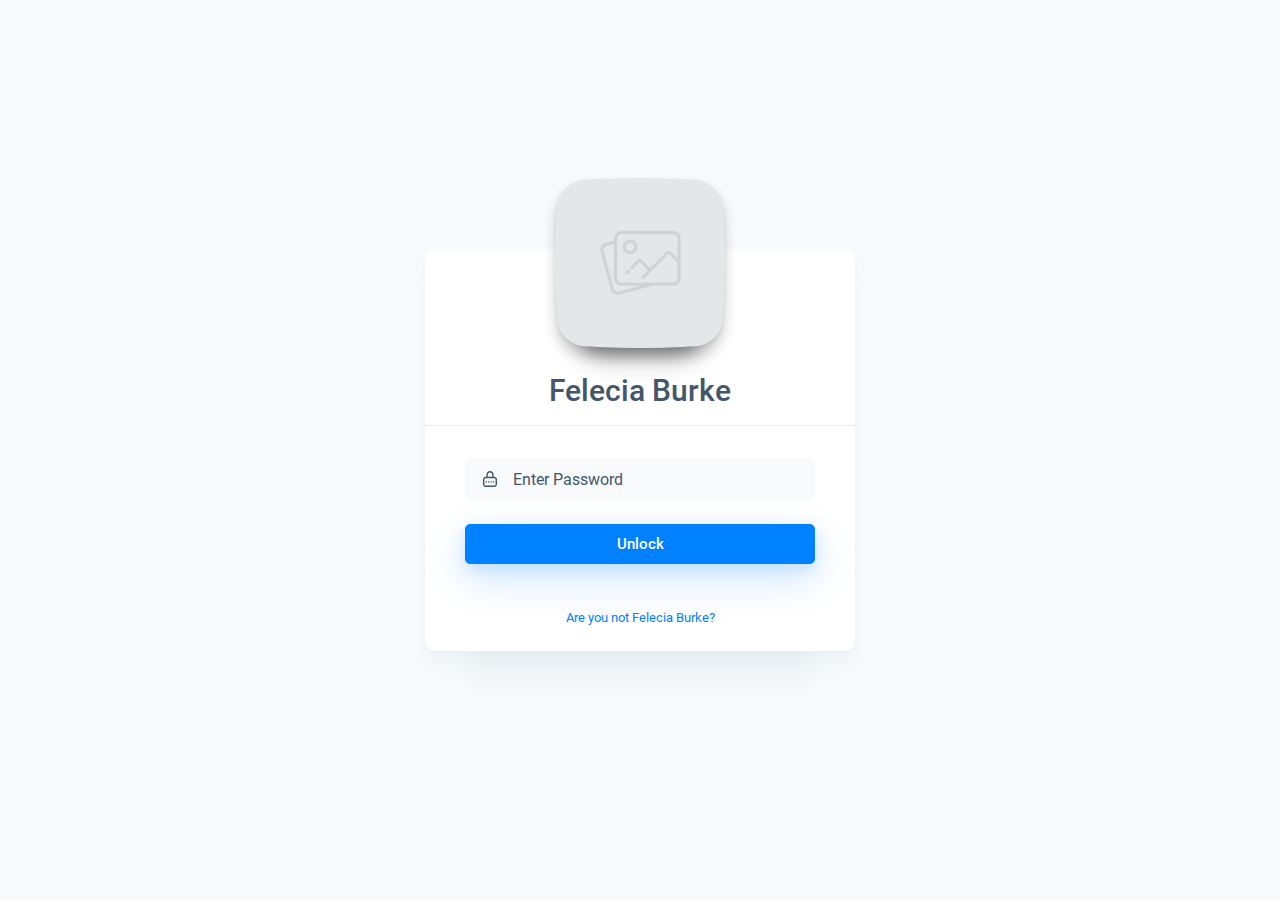
<file: templatebk/HTML/auth-lock.html>
<!DOCTYPE html>
<html class="no-js" lang="en" data-theme="light">

<head>
    <meta charset="utf-8" />
    <meta http-equiv="X-UA-Compatible" content="IE=edge" />
    <meta name="MobileOptimized" content="320" />
    <meta name="HandheldFriendly" content="True" />
    <meta name="viewport" content="width=device-width, initial-scale=1.0" />
    <title>Arion Admin Dashboard</title>
    <meta name="description" content="Arion — This is the best dashboard" />
    <meta name="msapplication-tap-highlight" content="no" />
    <meta name="mobile-web-app-capable" content="yes" />
    <meta name="application-name" content="Arion — This is the best dashboard" />
    <meta name="apple-mobile-web-app-title" content="Arion Admin Dashboard" />
    <meta name="apple-mobile-web-app-capable" content="yes" />
    <meta name="apple-mobile-web-app-status-bar-style" content="black" />
    <link rel="stylesheet" href="css/bootstrap.min.css" />
    <link rel="stylesheet" href="css/apexcharts.css" />
    <link rel="stylesheet" href="css/tippy/tippy.css" />
    <link rel="stylesheet" href="css/flatpickr.min.css" />
    <link rel="stylesheet" href="css/select2.min.css" />
    <link rel="stylesheet" href="css/quill/quill.snow.css" />
    <link rel="stylesheet" href="css/quill/quill.core.css" />
    <link rel="stylesheet" href="css/filepond.min.css" />
    <link rel="stylesheet" href="css/filepond-plugin-image-preview.min.css" />
    <link rel="stylesheet" href="css/swiper-bundle.min.css" />
    <link rel="stylesheet" href="css/style.css" />
    <link rel="apple-touch-icon" sizes="57x57" href="img/content/favicons/apple-icon-57x57.png" />
    <link rel="apple-touch-icon" sizes="60x60" href="img/content/favicons/apple-icon-60x60.png" />
    <link rel="apple-touch-icon" sizes="72x72" href="img/content/favicons/apple-icon-72x72.png" />
    <link rel="apple-touch-icon" sizes="76x76" href="img/content/favicons/apple-icon-76x76.png" />
    <link rel="apple-touch-icon" sizes="114x114" href="img/content/favicons/apple-icon-114x114.png" />
    <link rel="apple-touch-icon" sizes="120x120" href="img/content/favicons/apple-icon-120x120.png" />
    <link rel="apple-touch-icon" sizes="144x144" href="img/content/favicons/apple-icon-144x144.png" />
    <link rel="apple-touch-icon" sizes="152x152" href="img/content/favicons/apple-icon-152x152.png" />
    <link rel="apple-touch-icon" sizes="180x180" href="img/content/favicons/apple-icon-180x180.png" />
    <link rel="icon" type="image/png" sizes="192x192" href="img/content/favicons/android-icon-192x192.png" />
    <link rel="icon" type="image/png" sizes="32x32" href="img/content/favicons/favicon-32x32.png" />
    <link rel="icon" type="image/png" sizes="96x96" href="img/content/favicons/favicon-96x96.png" />
    <link rel="icon" type="image/png" sizes="16x16" href="img/content/favicons/favicon-16x16.png" />
    <!-- <link rel="manifest" href="img/content/favicons/manifest.json" />-->
    <meta name="msapplication-TileColor" content="#ffffff" />
    <meta name="msapplication-TileImage" content="/ms-icon-144x144.png" />
    <meta name="theme-color" content="#ffffff" />
</head>

<body>
    <svg xmlns="http://www.w3.org/2000/svg" style="border: 0 !important; clip: rect(0 0 0 0) !important; height: 1px !important; margin: -1px !important; overflow: hidden !important; padding: 0 !important; position: absolute !important; width: 1px !important;"
    class="root-svg-symbols-element">
        <symbol id="icon-action" viewBox="0 0 22 22">
            <path d="M14.2 6.6H6.2V5L3 7.8L6.2 10.6V9H14.2V6.6ZM19 13.4L15.8 10.6V12.2H7.8V14.6H15.8V16.2L19 13.4Z" />
        </symbol>
        <symbol id="icon-archive" viewBox="0 0 14 13">
            <path d="M13,5v6a2,2,0,0,1-2,2H3a2,2,0,0,1-2-2V5A1,1,0,0,1,0,4V1A1,1,0,0,1,1,0H13a1,1,0,0,1,1,1V4A1,1,0,0,1,13,5ZM2,11a1,1,0,0,0,1,1h8a1,1,0,0,0,1-1V5H2ZM13,1H1V4H13ZM8.5,8h-3a.5.5,0,0,1,0-1h3a.5.5,0,0,1,0,1Z" />
        </symbol>
        <symbol id="icon-arrow-down" viewBox="0 0 22 22">
            <path d="M7 8H15L11 13L7 8Z" />
        </symbol>
        <symbol id="icon-attachment" viewBox="0 0 22 22">
            <path d="M7.91455 19C6.86045 19 5.87319 18.5469 5.16067 17.8245C3.77883 16.4236 3.39404 13.9787 5.33105 12.0154C6.46505 10.8659 11.01 6.25768 13.278 3.95803C14.0835 3.14169 15.1082 2.82576 16.089 3.09271C17.0534 3.35394 17.8426 4.15477 18.101 5.13194C18.3635 6.12788 18.0529 7.16708 17.2483 7.98343L9.64776 15.6897C9.21405 16.1297 8.72327 16.3901 8.23087 16.4424C7.74254 16.4946 7.27703 16.3363 6.95094 16.0056C6.3607 15.4048 6.27592 14.2774 7.2591 13.2815L12.5973 7.86914C12.8166 7.64709 13.172 7.64709 13.3913 7.86914C13.6106 8.09119 13.6106 8.45201 13.3913 8.67406L8.05233 14.0872C7.5909 14.5542 7.54851 15.0007 7.74498 15.2007C7.8314 15.2873 7.96184 15.3273 8.11266 15.3101C8.34337 15.2864 8.60669 15.1338 8.85371 14.8848L16.4542 7.17933C16.976 6.65034 17.1757 6.02828 17.0167 5.42827C16.8602 4.83642 16.3825 4.35233 15.7996 4.19314C15.2077 4.03232 14.593 4.23559 14.0713 4.76458C11.8033 7.06504 7.2591 11.6725 6.12428 12.8219C4.64381 14.3232 4.99844 16.0514 5.9539 17.0204C6.91018 17.9894 8.61321 18.3502 10.0945 16.8473L18.0415 8.78998C18.2608 8.56793 18.6162 8.56793 18.8355 8.78998C19.0548 9.01202 19.0548 9.37285 18.8355 9.59571L10.8886 17.653C9.95184 18.6016 8.90263 19 7.91455 19Z"
            />
        </symbol>
        <symbol id="icon-back-time" viewBox="0 0 22 22">
            <path d="M12.0118 4C8.21165 4 5.12022 7.04073 5.02789 10.8259V11.0009H3L6.07262 14.325L9.05974 11.0009H6.77537V10.8259C6.86684 8.00622 9.17601 5.75085 12.0118 5.75085C14.9066 5.75085 17.2534 8.10183 17.2534 11.0009C17.2534 13.8999 14.9066 16.2509 12.0118 16.2509C10.8517 16.2509 9.77959 15.871 8.91098 15.2324L7.70895 16.5163C8.89559 17.4451 10.3892 18 12.0118 18C15.8718 18 19 14.8671 19 11.0009C19 7.13463 15.8718 4 12.0118 4ZM11.1569 6.73256V11.0009C11.1569 11.1118 11.18 11.2228 11.2227 11.327C11.2663 11.4311 11.3287 11.5259 11.4074 11.6044L14.1431 14.3361C14.3851 14.1799 14.6134 14.004 14.816 13.8L12.8667 11.8545V6.73256H11.1569Z"
            />
        </symbol>
        <symbol id="icon-bell" viewBox="0 0 22 22">
            <path fill-rule="evenodd" clip-rule="evenodd" d="M10.31 4.757C10.31 4.757 10.314 4.764 10.319 4.782C10.312 4.767 10.309 4.758 10.31 4.757ZM11.824 6.687L11 6.425L10.176 6.687C10.168 6.69 10.155 6.695 10.137 6.703C10.078 6.729 9.978 6.777 9.858 6.851C9.611 7.003 9.329 7.234 9.113 7.564C8.634 8.297 8.635 9.072 8.635 9.38V9.4C8.635 10.049 8.462 11.135 7.933 12.405C7.58 13.255 7.127 14.04 6.786 14.579C7.214 14.645 7.668 14.698 8.045 14.726C8.2 14.738 8.348 14.749 8.49 14.76C9.36 14.827 10.042 14.88 11 14.88C11.958 14.88 12.64 14.827 13.51 14.76C13.652 14.749 13.8 14.738 13.955 14.726C14.332 14.698 14.786 14.645 15.214 14.579C14.872 14.04 14.42 13.255 14.067 12.405C13.538 11.135 13.365 10.049 13.365 9.4V9.38C13.365 9.072 13.366 8.297 12.887 7.564C12.671 7.234 12.389 7.003 12.142 6.851C12.022 6.777 11.922 6.729 11.863 6.703C11.845 6.695 11.832 6.69 11.824 6.687ZM5.791 14.373L5.796 14.376C5.792 14.374 5.791 14.373 5.791 14.373ZM16.209 14.373C16.209 14.373 16.208 14.374 16.204 14.376L16.209 14.373ZM11.681 4.782C11.686 4.764 11.69 4.757 11.69 4.757C11.691 4.758 11.688 4.767 11.681 4.782ZM10.011 3.4C10.467 3 10.888 3 11 3C11.112 3 11.533 3 11.989 3.4C12.446 3.8 12.522 4.6 12.522 4.6C12.522 4.6 13.854 5.023 14.728 6.36C15.572 7.65 15.567 8.982 15.565 9.362V9.4C15.565 9.72 15.665 10.52 16.098 11.56C16.531 12.6 17.163 13.56 17.391 13.88C17.437 13.944 17.488 14.007 17.542 14.072C17.756 14.334 18 14.633 18 15.16C18 15.818 17.62 16.12 17.163 16.36C16.707 16.6 15.185 16.84 14.12 16.92C13.972 16.931 13.828 16.942 13.688 16.953H13.687C12.814 17.021 12.048 17.08 11 17.08C9.952 17.08 9.186 17.021 8.313 16.953H8.312C8.172 16.942 8.028 16.931 7.88 16.92C6.815 16.84 5.293 16.6 4.837 16.36C4.38 16.12 4 15.818 4 15.16C4 14.633 4.244 14.334 4.458 14.072C4.512 14.007 4.563 13.944 4.609 13.88C4.837 13.56 5.469 12.6 5.902 11.56C6.335 10.52 6.435 9.72 6.435 9.4V9.362C6.433 8.982 6.428 7.65 7.272 6.36C8.146 5.023 9.478 4.6 9.478 4.6C9.478 4.6 9.554 3.8 10.011 3.4ZM9.096 17.704C9.096 17.704 9.5 19 11 19C12.5 19 12.905 17.704 12.905 17.704H9.096Z"
            />
        </symbol>
        <symbol id="icon-bill" viewBox="0 0 42 42">
            <path fill-rule="evenodd" clip-rule="evenodd" d="M9.54541 6.36943V35.8611C9.54541 36.1224 9.83734 36.2742 10.0473 36.1222L12.8597 34.0858C13.079 33.9271 13.3735 33.9258 13.5941 34.0828L16.415 36.0907C16.747 36.327 17.1906 36.3243 17.5197 36.084L20.2487 34.0908C20.4697 33.9294 20.7677 33.9288 20.9894 34.0893L23.7566 36.0928C24.0822 36.3286 24.5188 36.333 24.8489 36.1038L27.7776 34.0709C27.9947 33.9202 28.2811 33.9208 28.4975 34.0723L31.4476 36.1372C31.6581 36.2845 31.9454 36.132 31.9454 35.8731V6.36943C31.9454 6.01479 31.6613 5.72729 31.3109 5.72729H10.18C9.82951 5.72729 9.54541 6.01479 9.54541 6.36943ZM12.9721 12.2771C12.9721 11.9225 13.2562 11.635 13.6066 11.635H22.0463C22.3968 11.635 22.6808 11.9225 22.6808 12.2771C22.6808 12.6318 22.3968 12.9193 22.0463 12.9193H13.6066C13.2562 12.9193 12.9721 12.6318 12.9721 12.2771ZM12.9721 14.942C12.9721 14.5873 13.2562 14.2998 13.6066 14.2998H20.1744C20.5248 14.2998 20.8089 14.5873 20.8089 14.942C20.8089 15.2966 20.5248 15.5841 20.1744 15.5841H13.6066C13.2562 15.5841 12.9721 15.2966 12.9721 14.942ZM12.9721 18.4737C12.9721 18.1191 13.2562 17.8316 13.6066 17.8316H22.0463C22.3968 17.8316 22.6808 18.1191 22.6808 18.4737C22.6808 18.8284 22.3968 19.1159 22.0463 19.1159H13.6066C13.2562 19.1159 12.9721 18.8284 12.9721 18.4737ZM12.9721 21.2028C12.9721 20.8481 13.2562 20.5607 13.6066 20.5607H20.1744C20.5248 20.5607 20.8089 20.8481 20.8089 21.2028C20.8089 21.5575 20.5248 21.8449 20.1744 21.8449H13.6066C13.2562 21.8449 12.9721 21.5575 12.9721 21.2028ZM12.9721 24.7345C12.9721 24.3799 13.2562 24.0925 13.6066 24.0925H22.0463C22.3968 24.0925 22.6808 24.3799 22.6808 24.7345C22.6808 25.0891 22.3968 25.3767 22.0463 25.3767H13.6066C13.2562 25.3767 12.9721 25.0891 12.9721 24.7345ZM12.9721 27.4636C12.9721 27.109 13.2562 26.8215 13.6066 26.8215H20.1744C20.5248 26.8215 20.8089 27.109 20.8089 27.4636C20.8089 27.8183 20.5248 28.1057 20.1744 28.1057H13.6066C13.2562 28.1057 12.9721 27.8183 12.9721 27.4636ZM24.8542 12.2771C24.8542 11.9225 25.1384 11.635 25.4888 11.635H28.1381C28.4886 11.635 28.7726 11.9225 28.7726 12.2771C28.7726 12.6318 28.4886 12.9193 28.1381 12.9193H25.4888C25.1384 12.9193 24.8542 12.6318 24.8542 12.2771ZM25.4888 14.2998C25.1384 14.2998 24.8542 14.5873 24.8542 14.942C24.8542 15.2966 25.1384 15.5841 25.4888 15.5841H28.1381C28.4886 15.5841 28.7726 15.2966 28.7726 14.942C28.7726 14.5873 28.4886 14.2998 28.1381 14.2998H25.4888ZM24.8542 18.4737C24.8542 18.1191 25.1384 17.8316 25.4888 17.8316H28.1381C28.4886 17.8316 28.7726 18.1191 28.7726 18.4737C28.7726 18.8284 28.4886 19.1159 28.1381 19.1159H25.4888C25.1384 19.1159 24.8542 18.8284 24.8542 18.4737ZM25.4888 20.5607C25.1384 20.5607 24.8542 20.8481 24.8542 21.2027C24.8542 21.5575 25.1384 21.8449 25.4888 21.8449H28.1381C28.4886 21.8449 28.7726 21.5575 28.7726 21.2027C28.7726 20.8481 28.4886 20.5607 28.1381 20.5607H25.4888ZM24.8542 24.7346C24.8542 24.3799 25.1384 24.0925 25.4888 24.0925H28.1381C28.4886 24.0925 28.7726 24.3799 28.7726 24.7346C28.7726 25.0892 28.4886 25.3767 28.1381 25.3767H25.4888C25.1384 25.3767 24.8542 25.0892 24.8542 24.7346ZM25.4888 26.8215C25.1384 26.8215 24.8542 27.1091 24.8542 27.4637C24.8542 27.8183 25.1384 28.1057 25.4888 28.1057H28.1381C28.4886 28.1057 28.7726 27.8183 28.7726 27.4637C28.7726 27.1091 28.4886 26.8215 28.1381 26.8215H25.4888Z"
            />
        </symbol>
        <symbol id="icon-calendar" viewBox="0 0 22 22">
            <path d="M17.2222 4.77778H16.3333V6.55556H13.6667V4.77778H8.33333V6.55556H5.66667V4.77778H4.77778C3.79911 4.77778 3 5.57778 3 6.55556V17.2222C3 18.2 3.79911 19 4.77778 19H17.2222C18.2 19 19 18.2 19 17.2222V6.55556C19 5.57778 18.2 4.77778 17.2222 4.77778ZM17.2222 17.2222H4.77778V10.1111H17.2222V17.2222ZM7.88889 3H6.11111V6.11111H7.88889V3ZM15.8889 3H14.1111V6.11111H15.8889V3Z"
            />
        </symbol>
        <symbol id="icon-camera" viewBox="0 0 50 50">
            <path d="M25.0002 22.4431C21.9875 22.4431 19.5456 24.9249 19.5456 27.9828C19.5456 31.0408 21.9875 33.5226 25.0002 33.5226C28.0111 33.5226 30.4547 31.0408 30.4547 27.9828C30.4547 24.9249 28.0111 22.4431 25.0002 22.4431ZM39.5456 16.9033H35.182C34.582 16.9033 33.9347 16.4306 33.7475 15.8507L32.6184 12.4142C32.4275 11.8363 31.7838 11.3635 31.182 11.3635H18.8184C18.2184 11.3635 17.5711 11.8363 17.3838 12.4124L16.2529 15.8507C16.0638 16.4306 15.4184 16.9033 14.8184 16.9033H10.4547C8.45472 16.9033 6.81836 18.5652 6.81836 20.5965V37.2158C6.81836 39.247 8.45472 40.909 10.4547 40.909H39.5456C41.5456 40.909 43.182 39.247 43.182 37.2158V20.5965C43.182 18.5652 41.5456 16.9033 39.5456 16.9033ZM25.0002 37.2158C19.9784 37.2158 15.9093 33.0831 15.9093 27.9828C15.9093 22.8826 19.9784 18.7499 25.0002 18.7499C30.0202 18.7499 34.0911 22.8826 34.0911 27.9828C34.0911 33.0831 30.0202 37.2158 25.0002 37.2158ZM38.6365 22.8124C37.9329 22.8124 37.3638 22.2326 37.3638 21.5179C37.3638 20.807 37.9329 20.2253 38.6365 20.2253C39.3402 20.2253 39.9093 20.8051 39.9093 21.5179C39.9093 22.2326 39.3402 22.8124 38.6365 22.8124Z"
            />
        </symbol>
        <symbol id="icon-cart" viewBox="0 0 22 22">
            <path d="M18.4658 8.33345H14.0151L12.4044 9.94411C12.0018 10.3468 11.4658 10.5681 10.8969 10.5681C10.3262 10.5681 9.79111 10.3459 9.38756 9.94322C8.98578 9.54144 8.76356 9.00633 8.76267 8.43656C8.76267 8.40189 8.77156 8.36811 8.77244 8.33345H3.53333C3.23822 8.33345 3 8.57167 3 8.86678V11.0001H19V8.86678C19 8.57167 18.76 8.33345 18.4658 8.33345ZM11.6827 9.22145L16.176 4.72811C16.3849 4.52011 16.3867 4.18322 16.1778 3.97344L15.36 3.15567C15.152 2.94767 14.8142 2.94856 14.6044 3.15567L10.1111 7.64989C9.67733 8.08367 9.67733 8.78767 10.1111 9.22145C10.5449 9.65433 11.248 9.65522 11.6827 9.22145ZM5.50933 17.4632C5.59556 17.8197 5.96711 18.1112 6.33333 18.1112H15.6667C16.0329 18.1112 16.4044 17.8197 16.4907 17.4632L17.8444 11.889H4.15556L5.50933 17.4632Z"
            />
        </symbol>
        <symbol id="icon-chat-messages" viewBox="0 0 22 22">
            <path d="M7.64 12.96V8H4.6C3.72 8 3 8.72 3 9.6V14.4C3 15.28 3.72 16 4.6 16H5.4V18.4L7.8 16H11.8C12.68 16 13.4 15.28 13.4 14.4V12.944C13.3488 12.9552 13.2944 12.9608 13.24 12.9608H7.64V12.96ZM17.4 4H10.2C9.32 4 8.6 4.72 8.6 5.6V12H14.2L16.6 14.4V12H17.4C18.28 12 19 11.2808 19 10.4V5.6C19 4.72 18.28 4 17.4 4Z"
            />
        </symbol>
        <symbol id="icon-chat" viewBox="0 0 22 22">
            <path d="M7.64 12.96V8H4.6C3.72 8 3 8.72 3 9.6V14.4C3 15.28 3.72 16 4.6 16H5.4V18.4L7.8 16H11.8C12.68 16 13.4 15.28 13.4 14.4V12.944C13.3488 12.9552 13.2944 12.9608 13.24 12.9608H7.64V12.96ZM17.4 4H10.2C9.32 4 8.6 4.72 8.6 5.6V12H14.2L16.6 14.4V12H17.4C18.28 12 19 11.2808 19 10.4V5.6C19 4.72 18.28 4 17.4 4Z"
            />
        </symbol>
        <symbol id="icon-checked" viewBox="0 0 14 12">
            <path d="M11.7917 1.2358C12.0798 1.53914 12.0675 2.01865 11.7642 2.30682L5.7036 8.06439C5.40574 8.34735 4.93663 8.34134 4.64613 8.05084L2.22189 5.6266C1.92604 5.33074 1.92604 4.85107 2.22189 4.55522C2.51774 4.25937 2.99741 4.25937 3.29326 4.55522L5.19538 6.45734L10.7206 1.20834C11.024 0.920164 11.5035 0.93246 11.7917 1.2358Z"
            />
        </symbol>
        <symbol id="icon-chevron" viewBox="0 0 24 14">
            <path d="M1.41387 9.81571C2.21327 8.99672 10.6129 0.994835 10.6129 0.994835C11.042 0.557905 11.6004 0.338461 12.1588 0.338461C12.7172 0.338461 13.2756 0.557905 13.7008 0.994835C13.7008 0.994835 22.1043 8.99672 22.8998 9.81571C23.6992 10.6347 23.7541 12.1081 22.8998 12.98C22.0495 13.8539 20.8602 13.9225 19.8158 12.98L12.1588 5.63843L4.50176 12.98C3.45744 13.9225 2.26617 13.8539 1.41387 12.98C0.559601 12.1081 0.612502 10.6347 1.41387 9.81571Z"
            />
        </symbol>
        <symbol id="icon-clipboard" viewBox="0 0 22 22">
            <path fill-rule="evenodd" clip-rule="evenodd" d="M14.365 7L15.3507 4.6C15.9825 4.6 16.5008 5.1032 16.5 5.72V17.88C16.5 18.4952 15.9825 19 15.3499 19H6.14926C5.51672 19 5 18.496 5 17.88V5.72C5 5.1032 5.51672 4.6 6.15008 4.6L7.13587 7H14.365ZM14.4471 4.6L13.7078 6.2H7.79224L7.05372 4.6H8.84456L9.43603 3H12.0648L12.6554 4.6H14.4471ZM7.46458 9.39999H14.0365V10.2H7.46458V9.39999ZM7.46458 15.8H14.0365V16.6H7.46458V15.8ZM14.0365 12.6H7.46458V13.4H14.0365V12.6Z"
            />
        </symbol>
        <symbol id="icon-clock" viewBox="0 0 22 22">
            <path d="M11.0004 3C6.58148 3 3 6.58148 3 10.9996C3 15.4185 6.58148 19 11.0004 19C15.4177 19 19 15.4185 19 10.9996C19 6.58148 15.4177 3 11.0004 3ZM10.9996 17.3326C7.50226 17.3326 4.66658 14.4977 4.66658 10.9996C4.66658 7.50227 7.50143 4.66658 10.9996 4.66658C14.4969 4.66658 17.3334 7.50143 17.3334 10.9996C17.3334 14.4969 14.4969 17.3326 10.9996 17.3326ZM12 6H10.3334V11.2039L7.37857 12.9105L8.21186 14.3537L11.6409 12.373C11.8392 12.2588 12 11.9789 12 11.7497C12 8.90718 12 9.70745 12 6Z"
            />
        </symbol>
        <symbol id="icon-comments" viewBox="0 0 22 22">
            <path d="M3 5.60714V14.4464C3 15.3175 3.7328 16.0536 4.6 16.0536H6.73333V18.7321C6.73333 18.8428 6.80107 18.9421 6.90373 18.9821C6.9352 18.9944 6.96773 19 7 19C7.0736 19 7.1456 18.9695 7.19733 18.9124L9.78453 16.0536H17.4C18.2672 16.0536 19 15.3175 19 14.4464V5.60714C19 4.73607 18.2672 4 17.4 4H4.6C3.7328 4 3 4.73607 3 5.60714ZM13.6667 9.89286C13.6667 9.30196 14.1451 8.82143 14.7333 8.82143C15.3216 8.82143 15.8 9.30196 15.8 9.89286C15.8 10.4837 15.3216 10.9643 14.7333 10.9643C14.1451 10.9643 13.6667 10.4837 13.6667 9.89286ZM9.93333 9.89286C9.93333 9.30196 10.4117 8.82143 11 8.82143C11.5883 8.82143 12.0667 9.30196 12.0667 9.89286C12.0667 10.4837 11.5883 10.9643 11 10.9643C10.4117 10.9643 9.93333 10.4837 9.93333 9.89286ZM6.2 9.89286C6.2 9.30196 6.6784 8.82143 7.26667 8.82143C7.85493 8.82143 8.33333 9.30196 8.33333 9.89286C8.33333 10.4837 7.85493 10.9643 7.26667 10.9643C6.6784 10.9643 6.2 10.4837 6.2 9.89286Z"
            />
        </symbol>
        <symbol id="icon-contacts" viewBox="0 0 22 22">
            <path d="M18.2 6H3.8C3.3576 6 3 6.3576 3 6.8V16.4C3 16.8416 3.3576 17.2 3.8 17.2H18.2C18.6424 17.2 19 16.8416 19 16.4V6.8C19 6.3584 18.6424 6 18.2 6ZM13.4 9.2H16.6V10H13.4V9.2ZM11.8 15.4424C11.6968 15.3608 11.5656 15.2816 11.3768 15.2C10.4328 14.7936 9.008 14.192 9.008 13.4592C9.008 13.0184 9.2952 13.1624 9.4224 12.356C9.4752 12.0216 9.7304 12.3504 9.7784 11.5872C9.7784 11.2832 9.6392 11.2072 9.6392 11.2072C9.6392 11.2072 9.7096 10.7576 9.7376 10.4104C9.7664 10.048 9.5608 8.9704 8.716 8.7328C8.5672 8.5824 8.4672 8.644 8.9224 8.4032C7.9272 8.356 7.6952 8.8768 7.1656 9.26C6.7144 9.596 6.592 10.128 6.6144 10.4112C6.644 10.7576 6.7144 11.208 6.7144 11.208C6.7144 11.208 6.5744 11.2832 6.5744 11.5872C6.6232 12.3504 6.8784 12.0216 6.9304 12.356C7.0568 13.1624 7.3456 13.0184 7.3456 13.4592C7.3456 14.192 5.9208 14.7936 4.9768 15.2C4.8144 15.2704 4.6976 15.3384 4.6 15.408V7.6H11.8V15.4424ZM17.4 12.4H13.4V11.6H17.4V12.4Z"
            />
        </symbol>
        <symbol id="icon-credit-card" viewBox="0 0 22 22">
            <path d="M17.4 6H4.6C3.7192 6 3 6.70714 3 7.57143V15.4286C3 16.2929 3.7192 17 4.6 17H17.4C18.28 17 19 16.2929 19 15.4286V7.57143C19 6.70714 18.28 6 17.4 6ZM17.4 15.4286H4.6V10.7143H17.4V15.4286ZM17.4 8.35714H4.6V7.57143H17.4V8.35714ZM6.2 12.3643V12.8357H6.68V12.3643H6.2ZM9.08 13.3064V13.7786H10.04V13.3064H10.52V12.8349H11V12.3635H10.04V12.8349H9.5592V13.3064H9.08ZM11 13.7786V13.3064H10.5192V13.7786H11ZM8.6 13.7786V13.3064H7.64V13.7786H8.6ZM9.08 12.8349H9.56V12.3635H8.6V13.3056H9.08V12.8349ZM7.1592 13.3064H7.64V12.8349H8.12V12.3635H7.16V12.8349H6.68V13.3064H6.2V13.7786H7.1592V13.3064Z"
            />
        </symbol>
        <symbol id="icon-cross" viewBox="0 0 14 14">
            <path d="M4.91 3.992C5.14252 4.21583 7.41432 6.56773 7.41432 6.56773C7.53837 6.68788 7.60068 6.84423 7.60068 7.00058C7.60068 7.15694 7.53837 7.31329 7.41432 7.43234C7.41432 7.43234 5.14252 9.78533 4.91 10.0081C4.67747 10.2319 4.25916 10.2473 4.01162 10.0081C3.76352 9.76997 3.74405 9.43696 4.01162 9.14455L6.09596 7.00058L4.01162 4.85661C3.74405 4.5642 3.76352 4.23065 4.01162 3.992C4.25916 3.75281 4.67747 3.76762 4.91 3.992Z"
            />
            <path d="M9.08999 3.992C8.85747 4.21583 6.58566 6.56773 6.58566 6.56773C6.46162 6.68788 6.39931 6.84423 6.39931 7.00058C6.39931 7.15694 6.46162 7.31329 6.58566 7.43234C6.58566 7.43234 8.85747 9.78533 9.08999 10.0081C9.32251 10.2319 9.74083 10.2473 9.98837 10.0081C10.2365 9.76997 10.2559 9.43696 9.98837 9.14455L7.90402 7.00058L9.98837 4.85661C10.2559 4.5642 10.2365 4.23065 9.98837 3.992C9.74083 3.75281 9.32251 3.76762 9.08999 3.992Z"
            />
        </symbol>
        <symbol id="icon-dashboard" viewBox="0 0 22 22">
            <path d="M17.4 5H4.6C3.72 5 3 5.675 3 6.5V15.5C3 16.325 3.72 17 4.6 17H17.4C18.28 17 19 16.325 19 15.5V6.5C19 5.675 18.28 5 17.4 5ZM6.6 6.3125C6.9312 6.3125 7.2 6.5645 7.2 6.875C7.2 7.1855 6.9312 7.4375 6.6 7.4375C6.2688 7.4375 6 7.1855 6 6.875C6 6.5645 6.2688 6.3125 6.6 6.3125ZM4.4 6.875C4.4 6.5645 4.6688 6.3125 5 6.3125C5.3312 6.3125 5.6 6.5645 5.6 6.875C5.6 7.1855 5.3312 7.4375 5 7.4375C4.6688 7.4375 4.4 7.1855 4.4 6.875ZM17.4 15.5H4.6V8.75H17.4V15.5ZM17.4 7.25H7.8V6.5H17.4152L17.4 7.25Z"
            />
        </symbol>
        <symbol id="icon-detail" viewBox="0 0 22 22">
            <path d="M11.0004 3C6.58148 3 3 6.58148 3 10.9996C3 15.4185 6.58148 19 11.0004 19C15.4177 19 19 15.4185 19 10.9996C19 6.58148 15.4177 3 11.0004 3ZM11.747 5.88818C12.527 5.88818 12.7562 6.34066 12.7562 6.85813C12.7562 7.50393 12.2395 8.1014 11.3571 8.1014C10.6188 8.1014 10.2671 7.73059 10.2888 7.11645C10.2888 6.59898 10.7213 5.88818 11.747 5.88818ZM9.74882 15.791C9.21551 15.791 8.82636 15.4669 9.19884 14.0461L9.80965 11.5254C9.91547 11.1221 9.93297 10.9604 9.80965 10.9604C9.65049 10.9604 8.95802 11.2387 8.54971 11.5137L8.28389 11.0779C9.57966 9.99547 11.0696 9.3605 11.707 9.3605C12.2404 9.3605 12.3287 9.99047 12.0629 10.9604L11.3629 13.6103C11.2387 14.0786 11.2921 14.2402 11.4162 14.2402C11.5762 14.2402 12.0995 14.0469 12.6145 13.6411L12.9162 14.0461C11.6554 15.306 10.2813 15.791 9.74882 15.791Z"
            />
        </symbol>
        <symbol id="icon-details" viewBox="0 0 22 22">
            <path fill-rule="evenodd" clip-rule="evenodd" d="M7.44444 10.1111C7.44444 9.74292 7.74292 9.44444 8.11111 9.44444H14.3333C14.7015 9.44444 15 9.74292 15 10.1111C15 10.4793 14.7015 10.7778 14.3333 10.7778H8.11111C7.74292 10.7778 7.44444 10.4793 7.44444 10.1111ZM7.44444 12.7778C7.44444 12.4096 7.74292 12.1111 8.11111 12.1111H14.3333C14.7015 12.1111 15 12.4096 15 12.7778C15 13.146 14.7015 13.4444 14.3333 13.4444H8.11111C7.74292 13.4444 7.44444 13.146 7.44444 12.7778ZM7.44444 15.4444C7.44444 15.0763 7.74292 14.7778 8.11111 14.7778H11.2222C11.5904 14.7778 11.8889 15.0763 11.8889 15.4444C11.8889 15.8126 11.5904 16.1111 11.2222 16.1111H8.11111C7.74292 16.1111 7.44444 15.8126 7.44444 15.4444ZM11.4444 4.33333H6.33333V17.6667H16.1111V9C16.1111 9 12.9757 9 12.4578 9C11.9399 9 11.4444 8.47204 11.4444 8.00978C11.4444 7.54752 11.4444 4.33333 11.4444 4.33333ZM17.4444 8.33333V18.1111C17.4444 18.602 17.0465 19 16.5556 19H5.88889C5.39797 19 5 18.602 5 18.1111V3.88889C5 3.39797 5.39797 3 5.88889 3H12.1111L17.4444 8.33333Z"
            />
        </symbol>
        <symbol id="icon-doc" viewBox="0 0 31 40">
            <path fill-rule="evenodd" clip-rule="evenodd" d="M2.49998 0H19.7412L30.9999 11.215V37.5C30.9999 38.8812 29.88 40 28.4999 40H2.49998C1.11994 40 0 38.8812 0 37.5V2.49998C0 1.11877 1.12007 0 2.49998 0Z" fill="#26A6D1" />
            <path fill-rule="evenodd" clip-rule="evenodd" d="M30.9638 11.25H22.25C20.8699 11.25 19.75 10.1301 19.75 8.75004V0.0250244L30.9638 11.25Z" fill="#1E7EA0" />
            <path d="M5.7923 24C5.55897 24 5.37897 23.9367 5.2523 23.81C5.12564 23.6833 5.0623 23.5033 5.0623 23.27V17.68C5.0623 17.4467 5.12564 17.2667 5.2523 17.14C5.37897 17.0133 5.55897 16.95 5.7923 16.95H7.8023C8.56897 16.95 9.22897 17.09 9.78231 17.37C10.3356 17.65 10.759 18.0533 11.0523 18.58C11.3456 19.1067 11.4923 19.7367 11.4923 20.47C11.4923 21.2033 11.3456 21.8367 11.0523 22.37C10.7656 22.8967 10.3456 23.3 9.79231 23.58C9.23897 23.86 8.57564 24 7.8023 24H5.7923ZM7.6923 22.74C9.1923 22.74 9.9423 21.9833 9.9423 20.47C9.9423 18.9633 9.1923 18.21 7.6923 18.21H6.6223V22.74H7.6923ZM15.9293 24.09C15.2293 24.09 14.6193 23.9433 14.0993 23.65C13.5859 23.35 13.1893 22.93 12.9093 22.39C12.6293 21.8433 12.4893 21.2033 12.4893 20.47C12.4893 19.7367 12.6293 19.1 12.9093 18.56C13.1893 18.0133 13.5859 17.5933 14.0993 17.3C14.6193 17.0067 15.2293 16.86 15.9293 16.86C16.6293 16.86 17.2359 17.0067 17.7493 17.3C18.2693 17.5933 18.6693 18.0133 18.9493 18.56C19.2293 19.1 19.3693 19.7367 19.3693 20.47C19.3693 21.2033 19.2293 21.8433 18.9493 22.39C18.6693 22.93 18.2693 23.35 17.7493 23.65C17.2359 23.9433 16.6293 24.09 15.9293 24.09ZM15.9293 22.88C16.5159 22.88 16.9759 22.6733 17.3093 22.26C17.6493 21.8467 17.8193 21.25 17.8193 20.47C17.8193 19.69 17.6526 19.0967 17.3193 18.69C16.9859 18.2767 16.5226 18.07 15.9293 18.07C15.3359 18.07 14.8726 18.2767 14.5393 18.69C14.2126 19.0967 14.0493 19.69 14.0493 20.47C14.0493 21.25 14.2159 21.8467 14.5493 22.26C14.8826 22.6733 15.3426 22.88 15.9293 22.88ZM23.8004 24.09C23.107 24.09 22.5004 23.9433 21.9804 23.65C21.4604 23.3567 21.0604 22.9367 20.7804 22.39C20.5004 21.8433 20.3604 21.2033 20.3604 20.47C20.3604 19.7367 20.5004 19.1 20.7804 18.56C21.0604 18.0133 21.4604 17.5933 21.9804 17.3C22.5004 17.0067 23.107 16.86 23.8004 16.86C24.6737 16.86 25.427 17.1 26.0604 17.58C26.1604 17.66 26.2304 17.74 26.2704 17.82C26.3104 17.9 26.3304 18 26.3304 18.12C26.3304 18.2933 26.2804 18.4433 26.1804 18.57C26.087 18.69 25.9704 18.75 25.8304 18.75C25.737 18.75 25.6537 18.74 25.5804 18.72C25.5137 18.6933 25.437 18.65 25.3504 18.59C25.0837 18.4167 24.837 18.2933 24.6104 18.22C24.3837 18.14 24.1404 18.1 23.8804 18.1C23.2404 18.1 22.757 18.3 22.4304 18.7C22.1104 19.0933 21.9504 19.6833 21.9504 20.47C21.9504 22.0567 22.5937 22.85 23.8804 22.85C24.127 22.85 24.3604 22.8133 24.5804 22.74C24.8004 22.66 25.057 22.5333 25.3504 22.36C25.4504 22.3 25.5337 22.26 25.6004 22.24C25.667 22.2133 25.7437 22.2 25.8304 22.2C25.9704 22.2 26.087 22.2633 26.1804 22.39C26.2804 22.51 26.3304 22.6567 26.3304 22.83C26.3304 22.95 26.307 23.0533 26.2604 23.14C26.2204 23.22 26.1537 23.2967 26.0604 23.37C25.427 23.85 24.6737 24.09 23.8004 24.09Z"
            fill="white" />
        </symbol>
        <symbol id="icon-dot" viewBox="0 0 9 21">
            <circle cx="1.5" cy="19.5" r="1.5" transform="rotate(-90 1.5 19.5)" />
            <circle cx="1.5" cy="13.5" r="1.5" transform="rotate(-90 1.5 13.5)" />
            <circle cx="1.5" cy="7.5" r="1.5" transform="rotate(-90 1.5 7.5)" />
            <circle cx="1.5" cy="1.5" r="1.5" transform="rotate(-90 1.5 1.5)" />
            <circle cx="7.5" cy="19.5" r="1.5" transform="rotate(-90 7.5 19.5)" />
            <circle cx="7.5" cy="13.5" r="1.5" transform="rotate(-90 7.5 13.5)" />
            <circle cx="7.5" cy="7.5" r="1.5" transform="rotate(-90 7.5 7.5)" />
            <circle cx="7.5" cy="1.5" r="1.5" transform="rotate(-90 7.5 1.5)" />
        </symbol>
        <symbol id="icon-dots" viewBox="0 0 25 25">
            <path d="M10.2273 12.499C10.2273 13.6996 11.2006 14.6739 12.4012 14.6739C13.6018 14.6739 14.5751 13.6996 14.5751 12.499C14.5751 11.2984 13.6018 10.3261 12.4012 10.3261C11.2006 10.3261 10.2273 11.2984 10.2273 12.499ZM10.2273 19.416C10.2273 20.6166 11.2006 21.5909 12.4012 21.5909C13.6018 21.5909 14.5751 20.6166 14.5751 19.416C14.5751 18.2154 13.6008 17.2431 12.4012 17.2431C11.2016 17.2431 10.2273 18.2154 10.2273 19.416ZM10.2273 5.58202C10.2273 6.78261 11.2006 7.75692 12.4012 7.75692C13.6018 7.75692 14.5751 6.78261 14.5751 5.58202C14.5751 4.38143 13.6018 3.40909 12.4012 3.40909C11.2006 3.40909 10.2273 4.38143 10.2273 5.58202Z"
            />
        </symbol>
        <symbol id="icon-download" viewBox="0 0 22 22">
            <path d="M17.1765 8.64706H13.4118V3H7.76471V8.64706H4L10.5882 15.2353L17.1765 8.64706ZM4 17.1176V19H17.1765V17.1176H4Z" />
        </symbol>
        <symbol id="icon-drafts" viewBox="0 0 22 22">
            <path d="M17.8736 4.12588C16.5627 2.81406 15.5782 3.01042 15.5782 3.01042L10.0763 8.51223L3.91818 14.6695L3 18.9986L7.32999 18.0804L13.4882 11.9249L18.99 6.42314C18.989 6.42314 19.1863 5.4386 17.8736 4.12588ZM7.07272 17.5604L5.59636 17.8786C5.45454 17.6122 5.28272 17.3458 4.96909 17.0313C4.65454 16.7168 4.38818 16.5468 4.12182 16.4031L4.44 14.9277L4.86727 14.5013C4.86727 14.5013 5.66999 14.5177 6.57726 15.4249C7.48363 16.3304 7.5009 17.1349 7.5009 17.1349L7.07272 17.5604Z"
            />
        </symbol>
        <symbol id="icon-duplicate" viewBox="0 0 14 14">
            <path d="M12,11H5A2,2,0,0,1,3,9V2A2,2,0,0,1,5,0h7a2,2,0,0,1,2,2V9A2,2,0,0,1,12,11Zm1-9a1,1,0,0,0-1-1H5A1,1,0,0,0,4,2V9a1,1,0,0,0,1,1h7a1,1,0,0,0,1-1ZM9,8H8V6H6V5H8V3H9V5h2V6H9ZM2,13H9a1,1,0,0,0,1-1h1a2,2,0,0,1-2,2H2a2,2,0,0,1-2-2V5A2,2,0,0,1,2,3V4A1,1,0,0,0,1,5v7A1,1,0,0,0,2,13Z"
            />
        </symbol>
        <symbol id="icon-email-2" viewBox="0 0 22 22">
            <path d="M14.8417 12.8131C14.8417 13.514 15.0408 13.7935 15.5617 13.7935C16.7225 13.7935 17.4617 12.3125 17.4617 9.84939C17.4617 6.08469 14.7217 4.28244 11.3008 4.28244C7.78167 4.28244 4.58083 6.64539 4.58083 11.111C4.58083 15.3763 7.38083 17.6992 11.6808 17.6992C13.1408 17.6992 14.1208 17.539 15.62 17.0384L15.9417 18.3792C14.4617 18.8607 12.88 19 11.6608 19C6.02083 19 3 15.8961 3 11.1101C3 6.2841 6.50083 3 11.3208 3C16.3408 3 19 6.00375 19 9.68836C19 12.8123 18.0208 15.1952 14.9408 15.1952C13.54 15.1952 12.6208 14.6345 12.5008 13.3922C12.1408 14.7739 11.1808 15.1952 9.88 15.1952C8.14 15.1952 6.68 13.8527 6.68 11.1502C6.68 8.42678 7.96083 6.74468 10.2608 6.74468C11.4808 6.74468 12.2408 7.22528 12.5792 7.98623L13.16 6.92491H14.84V12.8131H14.8417ZM12.3825 10.1698C12.3825 9.06925 11.5617 8.60784 10.8817 8.60784C10.1417 8.60784 9.3225 9.20776 9.3225 10.9708C9.3225 12.3725 9.9425 13.1535 10.8817 13.1535C11.5417 13.1535 12.3825 12.733 12.3825 11.5715V10.1698Z"
            />
        </symbol>
        <symbol id="icon-email" viewBox="0 0 22 22">
            <path d="M17.4 5H4.6C3.72 5 3.008 5.74483 3.008 6.65517L3 15.3448C3 16.2552 3.72 17 4.6 17H17.4C18.28 17 19 16.2552 19 15.3448V6.65517C19 5.74483 18.28 5 17.4 5ZM16.6 15.3448H5.4C4.96 15.3448 4.6 14.9724 4.6 14.5172V8.31034L10.152 11.9021C10.672 12.2414 11.328 12.2414 11.848 11.9021L17.4 8.31034V14.5172C17.4 14.9724 17.04 15.3448 16.6 15.3448ZM11 10.7931L4.6 6.65517H17.4L11 10.7931Z"
            />
        </symbol>
        <symbol id="icon-emoji" viewBox="0 0 22 22">
            <path d="M11 3C6.58167 3 3 6.58167 3 11C3 15.4183 6.58167 19 11 19C15.4175 19 19 15.4183 19 10.9992C19 6.58167 15.4175 3 11 3ZM11 17.3325C7.5025 17.3325 4.66667 14.4975 4.66667 10.9992C4.66667 7.50083 7.50167 4.66667 11 4.66667C14.4975 4.66667 17.3342 7.50167 17.3342 11C17.3342 14.4983 14.4975 17.3325 11 17.3325ZM8.9175 10.7917C9.6075 10.7917 10.1667 10.1392 10.1667 9.33333C10.1667 8.5275 9.60667 7.875 8.91667 7.875C8.22667 7.875 7.66667 8.5275 7.66667 9.33333C7.66667 10.1392 8.22667 10.7917 8.9175 10.7917ZM13.0833 10.7917C13.7742 10.7917 14.3333 10.1392 14.3333 9.33333C14.3333 8.5275 13.7733 7.875 13.0833 7.875C12.3933 7.875 11.8333 8.52833 11.8333 9.33333C11.8333 10.1383 12.3933 10.7917 13.0833 10.7917ZM14.6175 12.1133C14.315 11.9583 13.9383 12.0775 13.7775 12.38C13.7492 12.435 13.0533 13.7075 11.0008 13.7075C8.95833 13.7075 8.25833 12.4467 8.22333 12.3808C8.06667 12.0767 7.69667 11.9525 7.38667 12.1067C7.07833 12.2617 6.95333 12.6367 7.1075 12.9458C7.14917 13.0283 8.1475 14.9575 11.0008 14.9575C13.855 14.9575 14.8517 13.0275 14.8925 12.945C15.0458 12.6392 14.9225 12.27 14.6175 12.1133Z"
            />
        </symbol>
        <symbol id="icon-file-empty" viewBox="0 0 31 40">
            <path fill-rule="evenodd" clip-rule="evenodd" d="M2.49998 0H19.7412L30.9999 11.215V37.5C30.9999 38.8812 29.88 40 28.4999 40H2.49998C1.11994 40 0 38.8812 0 37.5V2.49998C0 1.11877 1.12007 0 2.49998 0Z" fill="#B3C0CE" />
            <path fill-rule="evenodd" clip-rule="evenodd" d="M30.9638 11.25H22.25C20.8699 11.25 19.75 10.1301 19.75 8.75004V0.0250244L30.9638 11.25Z" fill="#8697A8" />
            <path d="M14.8278 23.55C14.4612 23.55 14.1695 23.425 13.9528 23.175C13.7528 22.925 13.6528 22.5917 13.6528 22.175C13.6528 21.325 13.8028 20.6167 14.1028 20.05C14.4195 19.4833 14.8778 18.8583 15.4778 18.175C15.9278 17.6583 16.2528 17.2333 16.4528 16.9C16.6695 16.55 16.7778 16.1583 16.7778 15.725C16.7778 15.2583 16.6028 14.8917 16.2528 14.625C15.9195 14.3417 15.4612 14.2 14.8778 14.2C14.3445 14.2 13.8445 14.3083 13.3778 14.525C12.9278 14.7417 12.3195 15.075 11.5528 15.525C11.0695 15.7917 10.6695 15.925 10.3528 15.925C10.0028 15.925 9.70283 15.775 9.45283 15.475C9.2195 15.1583 9.10283 14.7833 9.10283 14.35C9.10283 14.05 9.15283 13.8 9.25283 13.6C9.3695 13.3833 9.5445 13.1833 9.77783 13C10.5112 12.4167 11.3528 11.9667 12.3028 11.65C13.2695 11.3167 14.2362 11.15 15.2028 11.15C16.2362 11.15 17.1612 11.3333 17.9778 11.7C18.8112 12.0667 19.4528 12.575 19.9028 13.225C20.3695 13.8583 20.6028 14.575 20.6028 15.375C20.6028 15.9917 20.4778 16.5583 20.2278 17.075C19.9945 17.575 19.7112 18.0167 19.3778 18.4C19.0445 18.7667 18.5945 19.225 18.0278 19.775C17.3945 20.3583 16.9195 20.85 16.6028 21.25C16.2862 21.6333 16.0862 22.0667 16.0028 22.55C15.9362 22.8667 15.7945 23.1167 15.5778 23.3C15.3778 23.4667 15.1278 23.55 14.8278 23.55ZM14.8778 29.15C14.2612 29.15 13.7528 28.95 13.3528 28.55C12.9528 28.1333 12.7528 27.6167 12.7528 27C12.7528 26.3833 12.9528 25.875 13.3528 25.475C13.7528 25.0583 14.2612 24.85 14.8778 24.85C15.4778 24.85 15.9778 25.0583 16.3778 25.475C16.7778 25.875 16.9778 26.3833 16.9778 27C16.9778 27.6167 16.7778 28.1333 16.3778 28.55C15.9778 28.95 15.4778 29.15 14.8778 29.15Z"
            fill="white" />
        </symbol>
        <symbol id="icon-flag" viewBox="0 0 22 22">
            <path d="M18.9343 6.18591C10.6329 18.2464 13.4747 5.9548 6.4569 11.8366L8.05247 18.1113H6.25779L3 5.30236L4.64445 4.71213C12.5103 -1.0399 8.40269 9.88549 18.5441 5.8268C18.8676 5.69613 19.1263 5.9068 18.9343 6.18591Z" />
        </symbol>
        <symbol id="icon-folder" viewBox="0 0 22 22">
            <path d="M17.7296 7.24105C17.6407 6.88876 17.2051 6.60132 16.7608 6.60132H11.305C10.8615 6.60132 10.2402 6.34671 9.92631 6.03525L9.44912 5.56447C9.13526 5.25301 8.51475 5 8.07118 5H5.46503C5.02067 5 4.61714 5.3579 4.5683 5.79586L4.3345 8.20264H17.8905L17.7296 7.24105ZM18.5358 9.0033H3.46418C3.19036 9.0033 2.97578 9.2387 3.0022 9.51172L3.74121 17.2533C3.77084 17.5688 4.03666 17.8106 4.35452 17.8106H17.6455C17.9633 17.8106 18.2284 17.5688 18.2588 17.2533L18.9978 9.51172C19.0242 9.2387 18.8096 9.0033 18.5358 9.0033Z"
            />
        </symbol>
        <symbol id="icon-grid" viewBox="0 0 22 22">
            <path fill-rule="evenodd" clip-rule="evenodd" d="M8.33333 3H4.33333C3.596 3 3 3.596 3 4.33333V8.33333C3 9.06933 3.596 9.66667 4.33333 9.66667H8.33333C9.07067 9.66667 9.66667 9.06933 9.66667 8.33333V4.33333C9.66667 3.59733 9.07067 3 8.33333 3ZM17.6667 3H13.6667C12.9293 3 12.3333 3.596 12.3333 4.33333V8.33333C12.3333 9.06933 12.9293 9.66667 13.6667 9.66667H17.6667C18.404 9.66667 19 9.06933 19 8.33333V4.33333C19 3.59733 18.404 3 17.6667 3ZM8.33333 12.3333H4.33333C3.596 12.3333 3 12.9293 3 13.6667V17.6667C3 18.4027 3.596 19 4.33333 19H8.33333C9.07067 19 9.66667 18.4027 9.66667 17.6667V13.6667C9.66667 12.9307 9.07067 12.3333 8.33333 12.3333ZM17.6667 12.3333H13.6667C12.9293 12.3333 12.3333 12.9293 12.3333 13.6667V17.6667C12.3333 18.4027 12.9293 19 13.6667 19H17.6667C18.404 19 19 18.4027 19 17.6667V13.6667C19 12.9307 18.404 12.3333 17.6667 12.3333Z"
            />
        </symbol>
        <symbol id="icon-help" viewBox="0 0 16 16">
            <path d="M7.99982 2.18188C4.78649 2.18188 2.18164 4.78673 2.18164 8.00007C2.18164 11.2134 4.78649 13.8182 7.99982 13.8182C11.2126 13.8182 13.818 11.2134 13.818 7.99946C13.818 4.78673 11.2126 2.18188 7.99982 2.18188ZM7.90831 11.3934H7.8774C7.40346 11.3795 7.06891 11.0298 7.08285 10.5625C7.09619 10.1031 7.43861 9.76916 7.89679 9.76916L7.92467 9.77037C8.41194 9.78431 8.74285 10.1304 8.72891 10.611C8.71497 11.0716 8.37861 11.3934 7.90831 11.3934ZM9.90285 7.43522C9.79134 7.59279 9.54649 7.79037 9.2374 8.03098L8.89679 8.26552C8.71013 8.41098 8.5974 8.54855 8.55558 8.68249C8.52164 8.78795 8.50588 8.81643 8.50285 9.03158V9.08613H7.20285L7.20649 8.97582C7.22285 8.52492 7.23376 8.25825 7.42103 8.03825C7.71497 7.69401 8.36346 7.27582 8.39073 7.25825C8.48407 7.18855 8.56225 7.10916 8.62043 7.0237C8.75679 6.83522 8.81679 6.68734 8.81679 6.5431C8.81679 6.34067 8.7574 6.1534 8.63922 5.98795C8.52528 5.82673 8.30891 5.74673 7.99619 5.74673C7.68588 5.74673 7.47316 5.84492 7.34649 6.04734C7.21558 6.25401 7.14952 6.47158 7.14952 6.69401V6.74976H5.80952L5.81194 6.69158C5.84649 5.87158 6.13982 5.28067 6.68164 4.93582C7.02285 4.71704 7.4477 4.60613 7.94285 4.60613C8.59013 4.60613 9.138 4.7637 9.56831 5.07401C10.0053 5.38855 10.2265 5.86007 10.2265 6.47461C10.2259 6.81825 10.1174 7.14128 9.90285 7.43522Z"
            />
        </symbol>
        <symbol id="icon-home" viewBox="0 0 18 18">
            <path d="M15.2511 9.74455H14.0459V14.0155C14.0459 14.3322 13.9061 14.7273 13.3251 14.7273H10.4417V10.4564H7.55838V14.7273H4.67504C4.09405 14.7273 3.95421 14.3322 3.95421 14.0155V9.74455H2.74897C2.31791 9.74455 2.41018 9.51393 2.70572 9.21212L8.4897 3.49481C8.63027 3.35102 8.8148 3.27984 9.00005 3.27272C9.18531 3.27984 9.36984 3.35031 9.51041 3.49481L15.2937 9.2114C15.5899 9.51393 15.6822 9.74455 15.2511 9.74455Z"
            />
        </symbol>
        <symbol id="icon-import" viewBox="0 0 22 22">
            <path d="M18.2727 12.8909H16.0909V9.07981C16.0911 9.07336 16.0919 9.06705 16.0919 9.06061C16.0919 8.88577 16.0295 8.72591 15.9267 8.60048C15.9257 8.59922 15.9247 8.59792 15.9236 8.59665C15.9102 8.58056 15.8961 8.56514 15.8814 8.55021C15.8792 8.54807 15.8771 8.54589 15.875 8.54376C15.8686 8.53741 15.8626 8.53057 15.856 8.52446L10.5447 3.21314C10.5449 3.21338 10.5445 3.21295 10.5447 3.21314C10.5298 3.19825 10.5135 3.18371 10.4976 3.17033C10.4926 3.16611 10.4874 3.16218 10.4823 3.15806C10.4706 3.1488 10.4588 3.13988 10.4466 3.13139C10.4406 3.12718 10.4345 3.12301 10.4284 3.11898C10.4156 3.11059 10.4025 3.10274 10.3892 3.09522C10.3839 3.09217 10.3787 3.08887 10.3732 3.08596C10.3556 3.07656 10.3376 3.06793 10.3194 3.06002C10.312 3.05682 10.3043 3.05401 10.2968 3.05105C10.2847 3.04625 10.2725 3.04175 10.2601 3.03762C10.2516 3.03481 10.2432 3.0321 10.2346 3.02958C10.2206 3.0255 10.2064 3.02192 10.1921 3.01867C10.1858 3.01726 10.1796 3.01547 10.1731 3.01416C10.1528 3.01008 10.1322 3.00708 10.1116 3.0048C10.1053 3.00407 10.0989 3.00368 10.0925 3.0031C10.0754 3.0016 10.0583 3.00078 10.0411 3.00048C10.0375 3.00048 10.034 3 10.0303 3H3.72727C3.32562 3 3 3.32562 3 3.72727V18.2727C3 18.6744 3.32562 19 3.72727 19H15.3636C15.7653 19 16.0909 18.6744 16.0909 18.2727V14.3455H18.2727C18.6744 14.3455 19 14.0198 19 13.6182C19 13.2165 18.6744 12.8909 18.2727 12.8909ZM14.6364 17.5455H4.45455V4.45455H9.30303V9.06061C9.30303 9.46225 9.62865 9.78788 10.0303 9.78788H14.6364V12.8909L11.7861 12.8908L12.3628 12.3142C12.6468 12.0302 12.6468 11.5697 12.3628 11.2857C12.0787 11.0017 11.6183 11.0017 11.3343 11.2857L9.51607 13.1038C9.51336 13.1065 9.51103 13.1095 9.50841 13.1123C9.49459 13.1265 9.48107 13.141 9.46851 13.1564C9.4639 13.1619 9.45998 13.168 9.45552 13.1737C9.44538 13.1868 9.4352 13.1998 9.42599 13.2136C9.42274 13.2184 9.42007 13.2236 9.41692 13.2285C9.40727 13.2436 9.39777 13.2589 9.38919 13.2748C9.3873 13.2783 9.38579 13.282 9.38395 13.2856C9.37493 13.3032 9.36625 13.3209 9.35864 13.3392C9.35767 13.3416 9.35695 13.3441 9.35598 13.3465C9.34812 13.366 9.3408 13.3857 9.33464 13.4061C9.33382 13.4087 9.33333 13.4114 9.33256 13.4141C9.32674 13.4341 9.32141 13.4543 9.31729 13.4749C9.31607 13.4809 9.31554 13.487 9.31452 13.4931C9.31151 13.5104 9.30846 13.5277 9.30672 13.5455C9.30429 13.5695 9.30303 13.5937 9.30303 13.618C9.30303 13.6424 9.30429 13.6666 9.30672 13.6907C9.30846 13.7084 9.31151 13.7257 9.31452 13.743C9.31554 13.749 9.31607 13.7552 9.31729 13.7612C9.32145 13.7821 9.32684 13.8025 9.33275 13.8226C9.33343 13.825 9.33387 13.8275 9.33464 13.8299C9.34085 13.8503 9.34817 13.8703 9.35607 13.8899C9.35699 13.8922 9.35767 13.8945 9.35864 13.8968C9.36635 13.9153 9.37508 13.9333 9.38424 13.951C9.38599 13.9544 9.38739 13.9579 9.38919 13.9613C9.39782 13.9774 9.40747 13.9929 9.41731 14.0082C9.42027 14.0129 9.42284 14.0178 9.42594 14.0224C9.43549 14.0368 9.44606 14.0503 9.45658 14.0639C9.46061 14.0691 9.46424 14.0746 9.46841 14.0797C9.48238 14.0967 9.49721 14.1129 9.51263 14.1285C9.51379 14.1297 9.51486 14.1311 9.51607 14.1323L11.3343 15.9505C11.4763 16.0926 11.6624 16.1636 11.8485 16.1636C12.0346 16.1636 12.2208 16.0926 12.3628 15.9506C12.6468 15.6666 12.6468 15.2061 12.3628 14.9221L11.7861 14.3454L14.6364 14.3454V17.5455Z"
            />
        </symbol>
        <symbol id="icon-inbox" viewBox="0 0 22 22">
            <path d="M18.4771 10.1484C18.1635 9.77867 16.6467 8.12978 15.9541 7.37689C15.7416 7.14667 15.4378 7 15.1194 7H6.87984C6.56144 7 6.25759 7.14667 6.04506 7.37689C5.35169 8.12978 3.83567 9.77778 3.52213 10.1484C3.13019 10.6116 2.93786 10.9502 3.01786 11.4364C3.09787 11.9227 3.39445 13.7956 3.46718 14.1689C3.53829 14.5413 4.01992 15 4.46924 15H17.53C17.9793 15 18.4609 14.5413 18.5328 14.1689C18.6047 13.7956 18.9021 11.9227 18.9821 11.4364C19.0621 10.9502 18.8698 10.6107 18.4771 10.1484ZM14.2434 10.5582C14.1617 10.5582 14.0874 10.6044 14.051 10.6764L13.3965 12.3333H8.60273L7.94897 10.6764C7.9126 10.6044 7.83826 10.5582 7.75664 10.5582H4.91693L6.55093 8.77778H15.4483L17.0831 10.5582H14.2434Z"
            />
        </symbol>
        <symbol id="icon-invoice" viewBox="0 0 22 22">
            <path fill-rule="evenodd" clip-rule="evenodd" d="M4.25 3C4.25 2.58579 4.58579 2.25 5 2.25H17C17.4142 2.25 17.75 2.58579 17.75 3V19C17.75 19.3019 17.569 19.5744 17.2907 19.6914C17.0123 19.8084 16.691 19.7471 16.4753 19.5359L14.8586 17.9529L13.4652 19.5016C13.323 19.6597 13.1203 19.75 12.9077 19.75C12.695 19.75 12.4924 19.6597 12.3501 19.5016L10.9911 17.991L9.63198 19.5016C9.48975 19.6597 9.28709 19.75 9.07443 19.75C8.86177 19.75 8.65911 19.6597 8.51687 19.5016L7.12567 17.9553L5.52692 19.5337C5.31167 19.7462 4.98984 19.8086 4.71077 19.692C4.43169 19.5753 4.25 19.3025 4.25 19V3ZM5.75 3.75V17.2056L6.63088 16.336C6.77672 16.192 6.97513 16.114 7.17998 16.12C7.38483 16.1261 7.57828 16.2157 7.71535 16.3681L9.07443 17.8787L10.4335 16.3681C10.5757 16.21 10.7784 16.1197 10.9911 16.1197C11.2037 16.1197 11.4064 16.21 11.5486 16.3681L12.9077 17.8787L14.2668 16.3681C14.4035 16.2161 14.5963 16.1266 14.8006 16.1201C15.0049 16.1136 15.203 16.1908 15.349 16.3338L16.25 17.216V3.75H5.75ZM7.10455 5.46254C7.10455 5.04833 7.44034 4.71254 7.85455 4.71254H12.0363C12.4505 4.71254 12.7863 5.04833 12.7863 5.46254C12.7863 5.87676 12.4505 6.21254 12.0363 6.21254H7.85455C7.44034 6.21254 7.10455 5.87676 7.10455 5.46254ZM13.3772 5.46254C13.3772 5.04833 13.713 4.71254 14.1272 4.71254H14.1599C14.5741 4.71254 14.9099 5.04833 14.9099 5.46254C14.9099 5.87676 14.5741 6.21254 14.1599 6.21254H14.1272C13.713 6.21254 13.3772 5.87676 13.3772 5.46254ZM7.10455 8.22425C7.10455 7.81004 7.44034 7.47425 7.85455 7.47425H10.4682C10.8824 7.47425 11.2182 7.81004 11.2182 8.22425C11.2182 8.63846 10.8824 8.97425 10.4682 8.97425H7.85455C7.44034 8.97425 7.10455 8.63846 7.10455 8.22425ZM7.10455 11.5383C7.10455 11.1241 7.44034 10.7883 7.85455 10.7883H12.0363C12.4505 10.7883 12.7863 11.1241 12.7863 11.5383C12.7863 11.9525 12.4505 12.2883 12.0363 12.2883H7.85455C7.44034 12.2883 7.10455 11.9525 7.10455 11.5383ZM13.3772 11.5383C13.3772 11.1241 13.713 10.7883 14.1272 10.7883H14.1599C14.5741 10.7883 14.9099 11.1241 14.9099 11.5383C14.9099 11.9525 14.5741 12.2883 14.1599 12.2883H14.1272C13.713 12.2883 13.3772 11.9525 13.3772 11.5383ZM7.10455 14.3C7.10455 13.8858 7.44034 13.55 7.85455 13.55H10.4682C10.8824 13.55 11.2182 13.8858 11.2182 14.3C11.2182 14.7142 10.8824 15.05 10.4682 15.05H7.85455C7.44034 15.05 7.10455 14.7142 7.10455 14.3Z"
            />
        </symbol>
        <symbol id="icon-keyboard-down" viewBox="0 0 11 6">
            <path d="M10.6579 1.76106C10.3062 2.12142 6.61033 5.64225 6.61033 5.64225C6.42153 5.8345 6.17583 5.93105 5.93013 5.93105C5.68443 5.93105 5.43873 5.8345 5.25166 5.64225C5.25166 5.64225 1.5541 2.12142 1.20408 1.76106C0.852345 1.4007 0.828207 0.752401 1.20408 0.368765C1.57824 -0.0157329 2.10153 -0.0459065 2.56103 0.368765L5.93013 3.59906L9.29923 0.368765C9.75873 -0.0459065 10.2829 -0.0157329 10.6579 0.368765C11.0338 0.752401 11.0105 1.4007 10.6579 1.76106Z"
            />
        </symbol>
        <symbol id="icon-keyboard-left" viewBox="0 0 6 10">
            <path d="M4.30791 9.72675C3.94755 9.37501 0.426722 5.67918 0.426722 5.67918C0.234473 5.49038 0.137917 5.24468 0.137917 4.99898C0.137917 4.75328 0.234473 4.50758 0.426722 4.3205C0.426722 4.3205 3.94755 0.622945 4.30791 0.272931C4.66827 -0.0788069 5.31657 -0.102945 5.7002 0.272931C6.0847 0.647084 6.11488 1.17038 5.7002 1.62988L2.46991 4.99898L5.7002 8.36808C6.11488 8.82758 6.0847 9.35174 5.7002 9.72675C5.31657 10.1026 4.66827 10.0794 4.30791 9.72675Z"
            />
        </symbol>
        <symbol id="icon-keyboard-right" viewBox="0 0 6 10">
            <path d="M1.69209 0.273249C2.05245 0.624986 5.57328 4.32082 5.57328 4.32082C5.76553 4.50962 5.86208 4.75532 5.86208 5.00102C5.86208 5.24672 5.76553 5.49242 5.57328 5.6795C5.57328 5.6795 2.05245 9.37706 1.69209 9.72707C1.33173 10.0788 0.683431 10.1029 0.299795 9.72707C-0.0847026 9.35292 -0.114876 8.82962 0.299795 8.37012L3.53009 5.00102L0.299795 1.63192C-0.114876 1.17242 -0.0847026 0.648263 0.299795 0.273249C0.683431 -0.102628 1.33173 -0.0793515 1.69209 0.273249Z"
            />
        </symbol>
        <symbol id="icon-language" viewBox="0 0 27 27">
            <path d="M13.501 3.68182C8.08563 3.68182 3.68176 8.0867 3.68176 13.5C3.68176 18.9133 8.08563 23.3182 13.501 23.3182C18.9143 23.3182 23.3191 18.9133 23.3191 13.5C23.3191 8.0867 18.9143 3.68182 13.501 3.68182ZM21.8751 13.5C21.8751 15.4156 21.2246 17.1818 20.1405 18.5932C19.8337 18.3539 19.5074 17.7065 19.8143 17.0356C20.1241 16.3606 20.2049 14.7978 20.1334 14.1893C20.0659 13.5818 19.7498 12.1183 18.8918 12.104C18.0347 12.0917 17.4466 11.8084 16.9373 10.7918C15.8809 8.67682 18.9204 8.2708 17.8639 7.1008C17.5684 6.77148 16.0404 8.45284 15.8164 6.21205C15.8021 6.05148 15.9545 5.81114 16.1601 5.56159C19.4778 6.67636 21.8751 9.81307 21.8751 13.5ZM12.3504 5.20875C12.1499 5.59943 11.6212 5.75795 11.3001 6.05148C10.6005 6.68455 10.2998 6.59659 9.92347 7.20409C9.54403 7.81159 8.32085 8.68602 8.32085 9.12579C8.32085 9.56557 8.93858 10.0831 9.24744 9.98284C9.55631 9.88057 10.3714 9.8867 10.8501 10.0544C11.3297 10.2242 14.853 10.394 13.7301 13.3722C13.3741 14.3192 11.8145 14.1597 11.3993 15.7275C11.3369 15.9576 11.1211 16.9405 11.1078 17.2616C11.0822 17.7586 11.4596 19.6323 10.9799 19.6323C10.4982 19.6323 9.20244 17.956 9.20244 17.6523C9.20244 17.3485 8.86699 16.2839 8.86699 15.3716C8.86699 14.4603 7.31449 14.4747 7.31449 13.2627C7.31449 12.1705 8.15619 11.6264 7.96699 11.1017C7.78188 10.5801 6.30301 10.5627 5.68631 10.4983C6.76324 7.70523 9.29654 5.63216 12.3504 5.20875ZM10.8664 21.4466C11.3696 21.1807 11.4207 20.837 11.8769 20.8197C12.3985 20.7961 12.8229 20.6161 13.411 20.4862C13.9326 20.3727 14.8663 19.843 15.6876 19.7755C16.381 19.7192 17.7484 19.8113 18.1165 20.4801C16.7921 21.3607 15.2038 21.8741 13.4999 21.8741C12.5805 21.8741 11.6948 21.7217 10.8664 21.4466Z"
            />
        </symbol>
        <symbol id="icon-like" viewBox="0 0 22 22">
            <path d="M17.6884 6.06867C16.1331 4.64378 13.6114 4.64378 12.0561 6.06867L11.0003 7.03655L9.94365 6.06867C8.38837 4.64378 5.86755 4.64378 4.31227 6.06867C2.56258 7.67282 2.56258 10.2672 4.31227 11.8704L11.0003 18L17.6884 11.8704C19.4372 10.2672 19.4372 7.67189 17.6884 6.06867Z"
            />
        </symbol>
        <symbol id="icon-list" viewBox="0 0 22 22">
            <path d="M16.0286 9.71429H9.4C8.76914 9.71429 8.71429 10.2251 8.71429 10.8571C8.71429 11.4891 8.76914 12 9.4 12H16.0286C16.6594 12 16.7143 11.4891 16.7143 10.8571C16.7143 10.2251 16.6594 9.71429 16.0286 9.71429ZM18.3143 15.4286H9.4C8.76914 15.4286 8.71429 15.9394 8.71429 16.5714C8.71429 17.2034 8.76914 17.7143 9.4 17.7143H18.3143C18.9451 17.7143 19 17.2034 19 16.5714C19 15.9394 18.9451 15.4286 18.3143 15.4286ZM9.4 6.28571H18.3143C18.9451 6.28571 19 5.77486 19 5.14286C19 4.51086 18.9451 4 18.3143 4H9.4C8.76914 4 8.71429 4.51086 8.71429 5.14286C8.71429 5.77486 8.76914 6.28571 9.4 6.28571ZM5.74286 9.71429H3.68571C3.05486 9.71429 3 10.2251 3 10.8571C3 11.4891 3.05486 12 3.68571 12H5.74286C6.37371 12 6.42857 11.4891 6.42857 10.8571C6.42857 10.2251 6.37371 9.71429 5.74286 9.71429ZM5.74286 15.4286H3.68571C3.05486 15.4286 3 15.9394 3 16.5714C3 17.2034 3.05486 17.7143 3.68571 17.7143H5.74286C6.37371 17.7143 6.42857 17.2034 6.42857 16.5714C6.42857 15.9394 6.37371 15.4286 5.74286 15.4286ZM5.74286 4H3.68571C3.05486 4 3 4.51086 3 5.14286C3 5.77486 3.05486 6.28571 3.68571 6.28571H5.74286C6.37371 6.28571 6.42857 5.77486 6.42857 5.14286C6.42857 4.51086 6.37371 4 5.74286 4Z"
            />
        </symbol>
        <symbol id="icon-location" viewBox="0 0 22 22">
            <path d="M18.4203 17.4816L17.3009 14.2H16.0727L16.7548 17.4H4.74567L5.42776 14.2H4.1995L3.07933 17.4816C2.79519 18.3168 3.29878 19 4.1995 19H17.3009C18.2017 19 18.7052 18.3168 18.4203 17.4816ZM14.8444 7C14.8444 4.7912 13.0119 3 10.7502 3C8.48858 3 6.65602 4.7912 6.65602 7C6.65602 10.82 10.7502 15 10.7502 15C10.7502 15 14.8444 10.82 14.8444 7ZM8.53935 7.048C8.53935 5.8552 9.52851 4.8888 10.7502 4.8888C11.9719 4.8888 12.9611 5.8552 12.9611 7.048C12.9611 8.2416 11.9711 9.208 10.7502 9.208C9.52933 9.208 8.53935 8.2408 8.53935 7.048Z"
            />
        </symbol>
        <symbol id="icon-logout" viewBox="0 0 22 22">
            <path d="M19 11L13.6667 6.55556V9.22222H7.44444V12.7778H13.6667V15.4444L19 11ZM4.77778 4.77778H11.8889V3H4.77778C3.8 3 3 3.8 3 4.77778V17.2222C3 18.2 3.8 19 4.77778 19H11.8889V17.2222H4.77778V4.77778Z" />
        </symbol>
        <symbol id="icon-menu" viewBox="0 0 22 22">
            <path d="M3 16C3 15.4477 3.44772 15 4 15H13C13.5523 15 14 15.4477 14 16C14 16.5523 13.5523 17 13 17H4C3.44772 17 3 16.5523 3 16Z" />
            <path d="M3 6C3 5.44772 3.44772 5 4 5H18C18.5523 5 19 5.44772 19 6C19 6.55228 18.5523 7 18 7H4C3.44772 7 3 6.55228 3 6Z" />
            <path d="M3 11C3 10.4477 3.44772 10 4 10H18C18.5523 10 19 10.4477 19 11C19 11.5523 18.5523 12 18 12H4C3.44772 12 3 11.5523 3 11Z" />
        </symbol>
        <symbol id="icon-message" viewBox="0 0 22 22">
            <path d="M17.4 5H4.6C3.72 5 3.008 5.74483 3.008 6.65517L3 15.3448C3 16.2552 3.72 17 4.6 17H17.4C18.28 17 19 16.2552 19 15.3448V6.65517C19 5.74483 18.28 5 17.4 5ZM16.6 15.3448H5.4C4.96 15.3448 4.6 14.9724 4.6 14.5172V8.31034L10.152 11.9021C10.672 12.2414 11.328 12.2414 11.848 11.9021L17.4 8.31034V14.5172C17.4 14.9724 17.04 15.3448 16.6 15.3448ZM11 10.7931L4.6 6.65517H17.4L11 10.7931Z"
            />
        </symbol>
        <symbol id="icon-more" viewBox="0 0 25 25">
            <path d="M12.501 10.2273C11.3004 10.2273 10.3261 11.2006 10.3261 12.4012C10.3261 13.6018 11.3004 14.5751 12.501 14.5751C13.7016 14.5751 14.6739 13.6018 14.6739 12.4012C14.6739 11.2006 13.7016 10.2273 12.501 10.2273ZM5.58402 10.2273C4.38343 10.2273 3.40912 11.2006 3.40912 12.4012C3.40912 13.6018 4.38343 14.5751 5.58402 14.5751C6.78461 14.5751 7.75694 13.6008 7.75694 12.4012C7.75694 11.2016 6.78461 10.2273 5.58402 10.2273ZM19.418 10.2273C18.2174 10.2273 17.2431 11.2006 17.2431 12.4012C17.2431 13.6018 18.2174 14.5751 19.418 14.5751C20.6186 14.5751 21.5909 13.6018 21.5909 12.4012C21.5909 11.2006 20.6186 10.2273 19.418 10.2273Z"
            />
        </symbol>
        <symbol id="icon-move" viewBox="0 0 9 24">
            <circle cx="1.5" cy="1.5" r="1.5" />
            <circle cx="1.5" cy="8.5" r="1.5" />
            <circle cx="1.5" cy="15.5" r="1.5" />
            <circle cx="1.5" cy="22.5" r="1.5" />
            <circle cx="7.5" cy="1.5" r="1.5" />
            <circle cx="7.5" cy="8.5" r="1.5" />
            <circle cx="7.5" cy="15.5" r="1.5" />
            <circle cx="7.5" cy="22.5" r="1.5" />
        </symbol>
        <symbol id="icon-password" viewBox="0 0 22 22">
            <path fill-rule="evenodd" clip-rule="evenodd" d="M11.0002 4.4C9.78087 4.4 8.7924 5.38848 8.7924 6.60782V8.84119H13.208V6.60782C13.208 5.38848 12.2196 4.4 11.0002 4.4ZM14.608 8.84119V6.60782C14.608 4.61528 12.9928 3 11.0002 3C9.00767 3 7.3924 4.61528 7.3924 6.60782V8.84119H6.69994C5.20877 8.84119 3.99994 10.05 3.99994 11.5412V16.303C3.99994 17.7941 5.20877 19.003 6.69994 19.003H15.3005C16.7917 19.003 18.0005 17.7941 18.0005 16.303V11.5412C18.0005 10.05 16.7917 8.84119 15.3005 8.84119H14.608ZM6.69994 10.2412C5.98197 10.2412 5.39994 10.8232 5.39994 11.5412V16.303C5.39994 17.021 5.98197 17.603 6.69994 17.603H15.3005C16.0185 17.603 16.6005 17.021 16.6005 16.303V11.5412C16.6005 10.8232 16.0185 10.2412 15.3005 10.2412H13.908H8.0924H6.69994ZM14.6882 14.6887C15.1166 14.6887 15.464 14.34 15.464 13.9099C15.464 13.4798 15.1166 13.1311 14.6882 13.1311C14.2598 13.1311 13.9125 13.4798 13.9125 13.9099C13.9125 14.34 14.2598 14.6887 14.6882 14.6887ZM10.5494 13.9099C10.5494 14.34 10.2021 14.6887 9.77368 14.6887C9.34526 14.6887 8.99795 14.34 8.99795 13.9099C8.99795 13.4798 9.34526 13.1311 9.77368 13.1311C10.2021 13.1311 10.5494 13.4798 10.5494 13.9099ZM7.31792 14.6887C7.74634 14.6887 8.09365 14.3401 8.09365 13.9099C8.09365 13.4798 7.74634 13.1311 7.31792 13.1311C6.8895 13.1311 6.54219 13.4798 6.54219 13.9099C6.54219 14.3401 6.8895 14.6887 7.31792 14.6887ZM13.0064 13.9099C13.0064 14.34 12.6591 14.6887 12.2307 14.6887C11.8023 14.6887 11.455 14.34 11.455 13.9099C11.455 13.4798 11.8023 13.1311 12.2307 13.1311C12.6591 13.1311 13.0064 13.4798 13.0064 13.9099Z"
            />
        </symbol>
        <symbol id="icon-pdf" viewBox="0 0 31 40">
            <path fill-rule="evenodd" clip-rule="evenodd" d="M2.49998 -6.10352e-05H19.7412L30.9999 11.2149V37.4999C30.9999 38.8811 29.88 39.9999 28.4999 39.9999H2.49998C1.11994 39.9999 0 38.8811 0 37.4999V2.49992C0 1.11871 1.12007 -6.10352e-05 2.49998 -6.10352e-05Z"
            fill="#E2574C" />
            <path fill-rule="evenodd" clip-rule="evenodd" d="M30.9638 11.2499H22.25C20.8699 11.2499 19.75 10.13 19.75 8.74998V0.0249634L30.9638 11.2499Z" fill="#B53629" />
            <path d="M6.96535 24.0599C6.72535 24.0599 6.53535 23.9899 6.39535 23.8499C6.25535 23.7099 6.18535 23.5199 6.18535 23.2799V17.6799C6.18535 17.4466 6.24868 17.2666 6.37535 17.1399C6.50202 17.0133 6.68202 16.9499 6.91535 16.9499H9.42535C10.192 16.9499 10.7887 17.1433 11.2154 17.5299C11.642 17.9166 11.8554 18.4566 11.8554 19.1499C11.8554 19.8433 11.642 20.3833 11.2154 20.7699C10.7887 21.1566 10.192 21.3499 9.42535 21.3499H7.74535V23.2799C7.74535 23.5199 7.67535 23.7099 7.53535 23.8499C7.39535 23.9899 7.20535 24.0599 6.96535 24.0599ZM9.22535 20.1699C10.0054 20.1699 10.3954 19.8333 10.3954 19.1599C10.3954 18.4799 10.0054 18.1399 9.22535 18.1399H7.74535V20.1699H9.22535ZM13.595 23.9999C13.3617 23.9999 13.1817 23.9366 13.055 23.8099C12.9284 23.6833 12.865 23.5033 12.865 23.2699V17.6799C12.865 17.4466 12.9284 17.2666 13.055 17.1399C13.1817 17.0133 13.3617 16.9499 13.595 16.9499H15.605C16.3717 16.9499 17.0317 17.0899 17.585 17.3699C18.1384 17.6499 18.5617 18.0533 18.855 18.5799C19.1484 19.1066 19.295 19.7366 19.295 20.4699C19.295 21.2033 19.1484 21.8366 18.855 22.3699C18.5684 22.8966 18.1484 23.2999 17.595 23.5799C17.0417 23.8599 16.3784 23.9999 15.605 23.9999H13.595ZM15.495 22.7399C16.995 22.7399 17.745 21.9833 17.745 20.4699C17.745 18.9633 16.995 18.2099 15.495 18.2099H14.425V22.7399H15.495ZM21.272 24.0599C21.0387 24.0599 20.8487 23.9899 20.702 23.8499C20.562 23.7033 20.492 23.5133 20.492 23.2799V17.6799C20.492 17.4466 20.5553 17.2666 20.682 17.1399C20.8087 17.0133 20.9887 16.9499 21.222 16.9499H24.662C24.9153 16.9499 25.102 16.9999 25.222 17.0999C25.342 17.1999 25.402 17.3566 25.402 17.5699C25.402 17.7766 25.342 17.9299 25.222 18.0299C25.102 18.1299 24.9153 18.1799 24.662 18.1799H22.032V19.7999H24.462C24.7153 19.7999 24.902 19.8499 25.022 19.9499C25.142 20.0499 25.202 20.2066 25.202 20.4199C25.202 20.6266 25.142 20.7799 25.022 20.8799C24.902 20.9799 24.7153 21.0299 24.462 21.0299H22.032V23.2799C22.032 23.5199 21.962 23.7099 21.822 23.8499C21.6887 23.9899 21.5053 24.0599 21.272 24.0599Z"
            fill="white" />
        </symbol>
        <symbol id="icon-phone" viewBox="0 0 25 25">
            <path d="M15.7728 6.13633H9.77277V3.40906H7.95459V20.3182C7.95459 21.0182 8.52641 21.5909 9.2255 21.5909H15.7728C16.4719 21.5909 17.0455 21.0172 17.0455 20.3182V7.40997C17.0455 6.70815 16.4719 6.13633 15.7728 6.13633ZM10.6819 17.0454C10.0537 17.0454 9.5455 16.6391 9.5455 16.1363C9.5455 15.6336 10.0537 15.2272 10.6819 15.2272C11.31 15.2272 11.8182 15.6336 11.8182 16.1363C11.8182 16.6391 11.31 17.0454 10.6819 17.0454ZM11.8182 18.8636C11.8182 19.3663 11.31 19.7727 10.6819 19.7727C10.0537 19.7727 9.5455 19.3663 9.5455 18.8636C9.5455 18.3609 10.0537 17.9545 10.6819 17.9545C11.31 17.9545 11.8182 18.3609 11.8182 18.8636ZM9.77277 13.4091V7.95451H15.2273V13.4091H9.77277ZM14.3182 17.0454C13.69 17.0454 13.1819 16.6391 13.1819 16.1363C13.1819 15.6336 13.69 15.2272 14.3182 15.2272C14.9464 15.2272 15.4546 15.6336 15.4546 16.1363C15.4546 16.6391 14.9464 17.0454 14.3182 17.0454ZM15.4546 18.8636C15.4546 19.3663 14.9464 19.7727 14.3182 19.7727C13.69 19.7727 13.1819 19.3663 13.1819 18.8636C13.1819 18.3609 13.69 17.9545 14.3182 17.9545C14.9464 17.9545 15.4546 18.3609 15.4546 18.8636Z"
            />
        </symbol>
        <symbol id="icon-plus" viewBox="0 0 16 16">
            <path fill-rule="evenodd" clip-rule="evenodd" d="M8.00738 2.18188C7.36472 2.18188 6.84374 2.70286 6.84374 3.34552V6.83643H3.35291C2.71025 6.83643 2.18927 7.35741 2.18927 8.00007C2.18927 8.64273 2.71025 9.16371 3.35291 9.16371H6.84374V12.6546C6.84374 13.2973 7.36472 13.8182 8.00738 13.8182C8.65004 13.8182 9.17102 13.2973 9.17102 12.6546V9.16371H12.662C13.3047 9.16371 13.8256 8.64273 13.8256 8.00007C13.8256 7.35741 13.3047 6.83643 12.662 6.83643H9.17102V3.34552C9.17102 2.70286 8.65004 2.18188 8.00738 2.18188Z"
            />
        </symbol>
        <symbol id="icon-print" viewBox="0 0 22 22">
            <path fill-rule="evenodd" clip-rule="evenodd" d="M15.0001 4.00007H7.00017V6.00012H6.0001V4.00007C6.0001 3.44831 6.44788 3 7.00017 3H15.0001C15.5527 3 16 3.44831 15.9999 4.00007V6.00012H15.0001V4.00007ZM8.00016 15.0003H13V16.0005H8.00016V15.0003ZM13.9998 13.0003H8.00016V14.0004H13.9998V13.0003ZM4.00007 7.00018H18.0001C18.5528 7.00018 19 7.44836 19 8.00015V14.0004C19 14.553 18.5528 15.0003 18.0001 15.0003H16V18.0005C16 18.5533 15.5528 19.0005 15.0001 19.0005H7.0002C6.44791 19.0005 6.00012 18.5533 6.00012 18.0005V15.0003H4.00007C3.44779 15.0003 3 14.553 3 14.0004V8.00015C3 7.44836 3.44779 7.00018 4.00007 7.00018ZM7.0002 18.0005H15.0001V12.0002H7.0002V18.0005ZM16 9.00023C16 9.55301 16.4472 10.0003 16.9999 10.0003C17.5527 10.0003 18.0001 9.55298 18.0001 9.00023C18.0001 8.44847 17.5528 8.00015 16.9999 8.00015C16.4472 8.00015 16 8.4485 16 9.00023Z"
            />
        </symbol>
        <symbol id="icon-pushpin" viewBox="0 0 22 22">
            <path d="M14.5306 13.8831C14.3445 13.0996 13.966 12.5749 13.3948 12.3085L15.4754 7.8466C15.7753 7.98647 16.0867 7.99729 16.4086 7.87864C16.7309 7.76017 16.9626 7.54978 17.1034 7.24776C17.2443 6.94559 17.2565 6.63302 17.14 6.30995C17.0241 5.98709 16.8157 5.75552 16.5157 5.61563L10.9774 3.03307C10.6773 2.89314 10.3663 2.8825 10.0441 3.00104C9.72186 3.11957 9.49038 3.32983 9.34946 3.63203C9.20857 3.93418 9.19626 4.24671 9.31258 4.56973C9.42888 4.8927 9.63709 5.12416 9.93707 5.26404L7.8565 9.72584C7.28533 9.4595 6.63997 9.50689 5.92018 9.86796C5.20044 10.2291 4.67398 10.7667 4.34068 11.4815C4.27025 11.6325 4.26411 11.7888 4.32229 11.9503C4.38056 12.1117 4.48462 12.2274 4.63462 12.2974L8.13076 13.9277L6.81754 18.461C6.77316 18.6313 6.82897 18.7527 6.98473 18.8253L6.99355 18.8294C7.06248 18.8616 7.13342 18.8646 7.20539 18.8382C7.27738 18.8116 7.33546 18.7661 7.37947 18.7018L9.78349 14.6984L13.496 16.4295C13.646 16.4995 13.8017 16.5049 13.9625 16.4457C14.1237 16.3865 14.2396 16.2814 14.31 16.1303C14.6434 15.4157 14.7167 14.6666 14.5306 13.8831ZM9.92492 10.351C9.88703 10.4323 9.82999 10.487 9.75358 10.5151C9.67726 10.5432 9.5987 10.5384 9.51795 10.5007C9.43726 10.4631 9.38302 10.406 9.35548 10.3295C9.32794 10.253 9.33319 10.174 9.37108 10.0928L11.1916 6.18871C11.2295 6.1074 11.2866 6.05252 11.3629 6.02456C11.4392 5.99656 11.5178 6.00137 11.5985 6.039C11.6792 6.07665 11.7335 6.13367 11.761 6.2102C11.7886 6.28668 11.7833 6.36566 11.7454 6.44697L9.92492 10.351Z"
            />
        </symbol>
        <symbol id="icon-refresh" viewBox="0 0 22 22">
            <path d="M6.62499 15.1205C4.41825 12.7479 4.45728 9.02903 6.74987 6.71985C7.68837 5.77452 8.861 5.21064 10.0805 5.02626L10.0132 3C8.30102 3.2078 6.64548 3.97167 5.33334 5.29357C2.26126 8.38613 2.22419 13.3801 5.21334 16.5429L3.51487 18.2521L8.89027 18.5457L8.87564 12.8542L6.62499 15.1205ZM13.1096 3.45364L13.1242 9.14512L15.3749 6.87985C17.5816 9.25438 17.5426 12.9733 15.25 15.2805C14.3125 16.2258 13.1389 16.7897 11.9194 16.9741L11.9867 18.9994C13.6989 18.7916 15.3544 18.0277 16.6675 16.7068C19.7386 13.6123 19.7757 8.61831 16.7865 5.45746L18.485 3.74631L13.1096 3.45364Z"
            />
        </symbol>
        <symbol id="icon-reply-all" viewBox="0 0 22 22">
            <path d="M8.78 8.1448V6L3 11.1648L8.78 16.5176V14.296L5.4 11.1648L8.78 8.1448ZM12.78 9.0936V6L7 11.1648L12.78 16.5176V13.032C15.4136 13.032 17.0128 13.3696 19 16.88C19 16.8792 18.7056 9.0936 12.78 9.0936Z" />
        </symbol>
        <symbol id="icon-reply" viewBox="0 0 22 22">
            <path d="M19 17.192C19 17.192 17.0222 8.54133 9.22222 8.54133V5L3 10.8427L9.22222 16.7893V12.9164C13.456 12.9156 16.792 13.2907 19 17.192Z" />
        </symbol>
        <symbol id="icon-restore" viewBox="0 0 14 14">
            <path d="M9.06667 13V13.5C9.19597 13.5 9.32025 13.4499 9.41341 13.3602L9.06667 13ZM12 10.1765L12.3467 10.5367C12.4447 10.4424 12.5 10.3124 12.5 10.1765H12ZM0.5 2V12H1.5V2H0.5ZM11 0.5H2V1.5H11V0.5ZM2 13.5H9.06667V12.5H2V13.5ZM9.56667 13V11.1765H8.56667V13H9.56667ZM12.5 10.1765V2H11.5V10.1765H12.5ZM10.0667 10.6765H12V9.67647H10.0667V10.6765ZM9.41341 13.3602L12.3467 10.5367L11.6533 9.81624L8.71992 12.6398L9.41341 13.3602ZM9.56667 11.1765C9.56667 10.9003 9.79052 10.6765 10.0667 10.6765V9.67647C9.23824 9.67647 8.56667 10.348 8.56667 11.1765H9.56667ZM11 1.5C11.2761 1.5 11.5 1.72386 11.5 2H12.5C12.5 1.17157 11.8284 0.5 11 0.5V1.5ZM0.5 12C0.5 12.8284 1.17157 13.5 2 13.5V12.5C1.72386 12.5 1.5 12.2761 1.5 12H0.5ZM1.5 2C1.5 1.72386 1.72386 1.5 2 1.5V0.5C1.17157 0.5 0.5 1.17157 0.5 2H1.5Z"
            />
            <path d="M4 6.5L3.575 6.76338C3.71117 6.98312 3.99239 7.06282 4.22361 6.94721L4 6.5ZM3.3125 5.39062L3.48232 4.92035C3.28215 4.84806 3.05815 4.91042 2.92411 5.07573C2.79008 5.24105 2.77538 5.4731 2.8875 5.65401L3.3125 5.39062ZM5 6L5.22361 6.44721C5.40247 6.35778 5.51085 6.17037 5.49914 5.97074C5.48744 5.7711 5.35791 5.59764 5.16982 5.52972L5 6ZM5.61068 8.29202C5.36344 8.16902 5.06331 8.26975 4.94032 8.51699C4.81732 8.76423 4.91805 9.06436 5.16529 9.18735L5.61068 8.29202ZM8.5 6.5C8.5 7.60457 7.60457 8.5 6.5 8.5V9.5C8.15685 9.5 9.5 8.15685 9.5 6.5H8.5ZM4.5 6.5C4.5 5.39543 5.39543 4.5 6.5 4.5V3.5C4.84315 3.5 3.5 4.84315 3.5 6.5H4.5ZM6.5 4.5C7.60457 4.5 8.5 5.39543 8.5 6.5H9.5C9.5 4.84315 8.15685 3.5 6.5 3.5V4.5ZM4.425 6.23662L3.7375 5.12724L2.8875 5.65401L3.575 6.76338L4.425 6.23662ZM3.14268 5.8609L4.83018 6.47028L5.16982 5.52972L3.48232 4.92035L3.14268 5.8609ZM4.77639 5.55279L3.77639 6.05279L4.22361 6.94721L5.22361 6.44721L4.77639 5.55279ZM6.5 8.5C6.17951 8.5 5.87798 8.42499 5.61068 8.29202L5.16529 9.18735C5.56786 9.38762 6.02152 9.5 6.5 9.5V8.5Z"
            />
        </symbol>
        <symbol id="icon-save" viewBox="0 0 16 16">
            <path d="M11.762 2.18182H3.63619C2.83546 2.18182 2.18164 2.83637 2.18164 3.63637V12.3636C2.18164 13.1636 2.83546 13.8182 3.63619 13.8182H12.3635C13.1642 13.8182 13.818 13.1636 13.818 12.3636V4.45601L11.762 2.18182ZM10.9089 6.54546C10.9089 6.94473 10.5816 7.27273 10.1816 7.27273H5.818C5.418 7.27273 5.09073 6.94473 5.09073 6.54546V2.9091H10.9089V6.54546ZM10.1816 3.63637H8.7271V6.54546H10.1816V3.63637Z"
            />
        </symbol>
        <symbol id="icon-search" viewBox="0 0 18 18">
            <path fill-rule="evenodd" clip-rule="evenodd" d="M12.1184 13.4407C11.1132 14.1763 9.87362 14.6106 8.53259 14.6106C5.17579 14.6106 2.45456 11.8894 2.45456 8.53258C2.45456 5.17577 5.17579 2.45455 8.53259 2.45455C11.8894 2.45455 14.6106 5.17577 14.6106 8.53258C14.6106 9.87378 14.1762 11.1135 13.4404 12.1188C13.4461 12.1242 13.4518 12.1297 13.4574 12.1353L15.2716 13.9495C15.6368 14.3147 15.6368 14.9067 15.2716 15.2719C14.9064 15.6371 14.3144 15.6371 13.9492 15.2719L12.135 13.4577C12.1294 13.4521 12.1238 13.4464 12.1184 13.4407ZM12.874 8.53258C12.874 10.9303 10.9303 12.874 8.53259 12.874C6.13488 12.874 4.19114 10.9303 4.19114 8.53258C4.19114 6.13486 6.13488 4.19113 8.53259 4.19113C10.9303 4.19113 12.874 6.13486 12.874 8.53258Z"
            />
        </symbol>
        <symbol id="icon-send" viewBox="0 0 22 22">
            <path d="M16.862 3.12108L3.95415 8.45832C3.41034 8.68315 3.04632 9.1875 3.00407 9.77441C2.96187 10.3614 3.24997 10.9126 3.75597 11.213L7.45534 13.2884C8.02155 12.7222 12.3904 9.60964 12.3904 9.60964C12.3904 9.60964 9.27785 13.9785 8.71165 14.5447L10.787 18.244C11.0874 18.75 11.6386 19.0382 12.2256 18.9959C12.8137 18.9536 13.3172 18.5886 13.5417 18.0458L18.8789 5.13795C19.1219 4.55026 18.9935 3.90584 18.5438 3.45616C18.0942 3.00647 17.4497 2.87803 16.862 3.12108Z"
            />
        </symbol>
        <symbol id="icon-settings" viewBox="0 0 22 22">
            <path d="M17.4583 10.999C17.4583 10.0001 18.0734 9.21355 18.9981 8.67266C18.8305 8.11653 18.6105 7.58231 18.3391 7.08047C17.3021 7.35186 16.4632 6.9462 15.7575 6.23961C15.0519 5.53494 14.8357 4.69599 15.1071 3.65802C14.6053 3.38662 14.0711 3.16474 13.5149 3C12.9741 3.9237 11.9961 4.53791 10.999 4.53791C10.0011 4.53791 9.02404 3.9237 8.4822 3C7.92513 3.16474 7.39281 3.38662 6.89097 3.65802C7.16236 4.69599 6.94715 5.53494 6.23961 6.23961C5.53494 6.9462 4.69599 7.35186 3.65802 7.08047C3.38662 7.58231 3.16569 8.11653 3 8.67266C3.9237 9.21355 4.53791 10.0001 4.53791 10.999C4.53791 11.9961 3.9237 12.974 3 13.5159C3.16665 14.072 3.38662 14.6053 3.65802 15.1081C4.69599 14.8367 5.53494 15.0519 6.23961 15.7575C6.94524 16.4641 7.16236 17.3031 6.89097 18.3391C7.39281 18.6105 7.92608 18.8324 8.48316 18.999C9.02404 18.0725 10.002 17.4592 11 17.4592C11.997 17.4592 12.975 18.0734 13.5168 18.999C14.073 18.8314 14.6062 18.6105 15.109 18.3391C14.8376 17.3031 15.0528 16.4641 15.7594 15.7575C16.4651 15.0528 17.304 14.6472 18.341 14.9167C18.6124 14.4148 18.8334 13.8825 19 13.3245C18.0734 12.7826 17.4583 11.9961 17.4583 10.999ZM10.999 14.4767C9.07737 14.4767 7.52041 12.9198 7.52041 10.999C7.52041 9.07737 9.07832 7.51946 10.999 7.51946C12.9207 7.51946 14.4767 9.07832 14.4767 10.999C14.4767 12.9207 12.9207 14.4767 10.999 14.4767Z"
            />
        </symbol>
        <symbol id="icon-star" viewBox="0 0 22 22">
            <path d="M11.7725 3.48035L13.5771 7.13694C13.7026 7.39126 13.9452 7.56748 14.2259 7.6082L18.2613 8.1946C18.9682 8.2974 19.2502 9.16582 18.7389 9.66411L15.8189 12.5103C15.616 12.7083 15.5232 12.9936 15.5712 13.273L16.2604 17.292C16.3813 17.9959 15.6423 18.5326 15.0102 18.2005L11.401 16.3031C11.15 16.1713 10.85 16.1713 10.599 16.3031L6.9898 18.2005C6.35768 18.5329 5.61875 17.9959 5.73957 17.292L6.42877 13.273C6.47683 12.9936 6.38404 12.7083 6.18112 12.5103L3.26112 9.66411C2.74982 9.16549 3.03184 8.29706 3.73872 8.1946L7.77412 7.6082C8.05481 7.56748 8.29744 7.39126 8.42293 7.13694L10.2275 3.48035C10.5433 2.83988 11.4564 2.83988 11.7725 3.48035Z"
            />
        </symbol>
        <symbol id="icon-status" viewBox="0 0 22 22">
            <path fill-rule="evenodd" clip-rule="evenodd" d="M4.77822 16.3367H16.3367V11.8911L18.1149 10.1129V16.3367C18.1149 17.3147 17.3147 18.1149 16.3367 18.1149H4.77822C3.8002 18.1149 3 17.3147 3 16.3367V4.77822C3 3.8002 3.8002 3 4.77822 3H11.002L9.22379 4.77822H4.77822V16.3367ZM18.717 5.73187C19.081 5.37526 19.0958 4.78186 18.75 4.40648C18.4042 4.0311 17.8288 4.01589 17.4648 4.3725L10.8345 10.8681L8.55192 8.51427C8.19689 8.14816 7.62129 8.14816 7.26627 8.51427C6.91124 8.88039 6.91124 9.47398 7.26627 9.8401L10.1754 12.8401C10.524 13.1996 11.0869 13.207 11.4443 12.8569L18.717 5.73187Z"
            />
        </symbol>
        <symbol id="icon-task-notes" viewBox="0 0 22 22">
            <path d="M18.2696 3.73061C17.2898 2.75081 16.4185 3.03977 16.4185 3.03977L8.73744 10.7146L7.44556 14.5547L11.2839 13.2619L18.9605 5.58175C18.9605 5.58175 19.2485 4.71042 18.2696 3.73061ZM11.5399 12.4252L11.1212 12.8431L9.81149 13.2877C9.71902 13.0743 9.60344 12.8636 9.36871 12.6297C9.13399 12.395 8.92416 12.2794 8.71077 12.187L9.15532 10.8773L9.5741 10.4594C9.5741 10.4594 10.264 10.3803 10.9407 11.0578C11.6182 11.7344 11.5399 12.4252 11.5399 12.4252ZM16.3367 17.222H4.77822V5.66354H9.22379L11.002 3.88532H4.77822C3.8002 3.88532 3 4.68552 3 5.66354V17.222C3 18.2 3.8002 19.0002 4.77822 19.0002H16.3367C17.3147 19.0002 18.1149 18.2 18.1149 17.222V10.9982L16.3367 12.7764V17.222Z"
            />
        </symbol>
        <symbol id="icon-task" viewBox="0 0 22 22">
            <path d="M18.2696 3.73061C17.2898 2.75081 16.4185 3.03977 16.4185 3.03977L8.73744 10.7146L7.44556 14.5547L11.2839 13.2619L18.9605 5.58175C18.9605 5.58175 19.2485 4.71042 18.2696 3.73061ZM11.5399 12.4252L11.1212 12.8431L9.81149 13.2877C9.71902 13.0743 9.60344 12.8636 9.36871 12.6297C9.13399 12.395 8.92416 12.2794 8.71077 12.187L9.15532 10.8773L9.5741 10.4594C9.5741 10.4594 10.264 10.3803 10.9407 11.0578C11.6182 11.7344 11.5399 12.4252 11.5399 12.4252ZM16.3367 17.222H4.77822V5.66354H9.22379L11.002 3.88532H4.77822C3.8002 3.88532 3 4.68552 3 5.66354V17.222C3 18.2 3.8002 19.0002 4.77822 19.0002H16.3367C17.3147 19.0002 18.1149 18.2 18.1149 17.222V10.9982L16.3367 12.7764V17.222Z"
            />
        </symbol>
        <symbol id="icon-text-bold" viewBox="0 0 18 18">
            <path fill-rule="evenodd" clip-rule="evenodd" d="M14.2184 9.48564C13.7071 8.88901 12.9487 8.47436 11.9429 8.24137C12.6478 7.91749 13.0739 7.69877 13.2216 7.58519C13.5795 7.31811 13.8494 7.01975 14.0309 6.69026C14.2128 6.36064 14.3036 5.99703 14.3036 5.59936C14.3036 5.23008 14.2441 4.88351 14.1246 4.55963C14.0053 4.23568 13.8207 3.94025 13.5707 3.67323C13.315 3.40628 13.0253 3.19025 12.7014 3.02547C12.4002 2.8778 12.1275 2.76702 11.8832 2.69317C11.298 2.53974 10.7554 2.46302 10.2554 2.46302H9.62473C9.51113 2.46302 9.3959 2.46159 9.27945 2.45872L9.18214 2.45646L9.09635 2.45454C9.06802 2.45454 9.02817 2.45604 8.97689 2.45875C8.92575 2.46162 8.88587 2.46305 8.85751 2.46305L8.47393 2.47162L5.23544 2.5824L3.01961 2.63356L3.0537 3.34088C3.5309 3.40344 3.8549 3.44049 4.02529 3.45177C4.31505 3.46882 4.51107 3.51153 4.61338 3.57962C4.67594 3.62514 4.71003 3.6592 4.71571 3.68193C4.77248 3.80691 4.80365 4.11654 4.80944 4.61091C4.83213 5.45184 4.85777 6.59954 4.8861 8.05403L4.90314 12.2897C4.90314 13.0169 4.87762 13.5682 4.82648 13.9431C4.80377 14.0795 4.74404 14.2244 4.64747 14.3779C4.38609 14.4856 4.03669 14.5739 3.59919 14.642C3.4686 14.659 3.27537 14.693 3.01973 14.7444L3.00269 15.5455C4.36057 15.4999 5.13326 15.4688 5.32099 15.4516C6.53678 15.3777 7.38348 15.3466 7.8607 15.3578L9.53958 15.3919C10.1989 15.4145 10.7613 15.3832 11.2272 15.2981C11.9657 15.1618 12.5423 14.9912 12.9573 14.7866C13.3776 14.5821 13.7753 14.2752 14.1502 13.8662C14.4346 13.5538 14.636 13.2214 14.7554 12.869C14.9201 12.3862 15.0025 11.9289 15.0025 11.497C15.0026 10.7585 14.7413 10.0879 14.2184 9.48564ZM7.54536 3.44338C7.98852 3.36953 8.35784 3.33261 8.65327 3.33261C9.6248 3.33261 10.3494 3.54572 10.8266 3.9718C11.3092 4.39784 11.5508 4.92915 11.5508 5.56545C11.5508 6.46892 11.2981 7.10524 10.7924 7.47453C10.2868 7.84379 9.53676 8.0285 8.5425 8.0285C8.16751 8.0285 7.85786 8.00866 7.6136 7.96889C7.60784 7.77567 7.605 7.55695 7.605 7.31259L7.6136 6.47739C7.61921 5.58545 7.60217 4.79288 7.56244 4.09959C7.55102 3.91213 7.54536 3.69353 7.54536 3.44338ZM10.767 14.2499C11.2498 14.0169 11.5965 13.6958 11.8067 13.2868C12.0224 12.8891 12.1304 12.375 12.1306 11.7445C12.1306 11.0967 12.0141 10.5854 11.7812 10.2103C11.4516 9.67621 11.051 9.3183 10.5795 9.13633C10.1249 8.95457 9.42327 8.86364 8.4744 8.86364C8.05399 8.86364 7.76703 8.892 7.6136 8.94881V10.1761L7.605 11.6505L7.6305 13.9516C7.63062 14.0368 7.66473 14.1621 7.73291 14.3267C8.1647 14.5085 8.56244 14.5993 8.92608 14.5993C9.67029 14.5993 10.284 14.4829 10.767 14.2499Z"
            />
        </symbol>
        <symbol id="icon-text-center" viewBox="0 0 22 22">
            <path fill-rule="evenodd" clip-rule="evenodd" d="M14.1571 6.59037H7.55718C7.45789 6.59037 7.37196 6.55102 7.29932 6.47236C7.22678 6.39363 7.19048 6.30048 7.19048 6.19282V5.39762C7.19048 5.28995 7.22678 5.19672 7.29931 5.11802C7.37191 5.03943 7.45782 5 7.55718 5H14.1571C14.2564 5 14.3424 5.03943 14.415 5.11802C14.4875 5.19681 14.5238 5.28995 14.5238 5.39762V6.19282C14.5238 6.3005 14.4875 6.39365 14.415 6.47236C14.3424 6.55102 14.2564 6.59037 14.1571 6.59037ZM17.143 10.0604H4.57147C4.42964 10.0604 4.30689 10.021 4.20311 9.94225C4.09948 9.86367 4.04762 9.77041 4.04762 9.66277V8.86756C4.04762 8.75988 4.09948 8.66669 4.20308 8.58803C4.30679 8.50933 4.42952 8.47001 4.57147 8.47001H17.143C17.2849 8.47001 17.4076 8.50933 17.5113 8.58803C17.6149 8.66671 17.6667 8.75981 17.6667 8.86756V9.66277C17.6667 9.77041 17.6149 9.86367 17.5113 9.94225C17.4076 10.021 17.2848 10.0604 17.143 10.0604ZM18.8303 15.5277C18.7171 15.449 18.583 15.4096 18.4284 15.4096H3.57147C3.41661 15.4096 3.28273 15.449 3.16959 15.5277C3.05657 15.6064 3 15.6996 3 15.8072V16.6024C3 16.71 3.05657 16.8032 3.16962 16.8821C3.28286 16.9607 3.4168 17 3.5715 17H18.4284C18.583 17 18.7171 16.9607 18.8303 16.8821C18.9433 16.8033 19 16.71 19 16.6024V15.8072C18.9999 15.6996 18.9433 15.6064 18.8303 15.5277ZM15.1429 13.5301H6.57147C6.45541 13.5301 6.35498 13.4908 6.27008 13.4121C6.18529 13.3335 6.14286 13.2402 6.14286 13.1326V12.3374C6.14286 12.2298 6.18529 12.1365 6.27005 12.0579C6.35491 11.9792 6.45533 11.9398 6.57147 11.9398H15.1429C15.2589 11.9398 15.3594 11.9792 15.4442 12.0579C15.529 12.1365 15.5715 12.2298 15.5715 12.3374V13.1325C15.5715 13.2402 15.529 13.3334 15.4442 13.412C15.3594 13.4907 15.2588 13.5301 15.1429 13.5301Z"
            />
        </symbol>
        <symbol id="icon-text-font" viewBox="0 0 18 18">
            <path fill-rule="evenodd" clip-rule="evenodd" d="M14.6878 14.2574C14.9345 14.2893 15.2045 14.3612 15.4982 14.473C15.5297 14.6809 15.5453 14.8326 15.5453 14.9283C15.5453 15.003 15.5429 15.0722 15.5375 15.1361C15.1179 15.1361 14.6143 15.1148 14.0271 15.0722C13.5392 15.0297 13.0435 15.0083 12.5403 15.0083C12.126 15.0083 11.7718 15.0137 11.4781 15.0244L9.90469 15.1122L9.44839 15.1283C9.44839 14.8886 9.45866 14.6809 9.47968 14.505L10.5103 14.2814C10.8042 14.2122 10.9824 14.151 11.0454 14.0977C11.1084 14.0339 11.1398 13.9619 11.1398 13.882C11.1398 13.8021 11.1241 13.717 11.0926 13.6263L10.7231 12.7156L9.99925 10.8939L6.45895 10.878C6.30684 11.2241 6.03419 11.954 5.6408 13.0671C5.52019 13.4082 5.45984 13.6317 5.45984 13.7383C5.45984 13.9035 5.50443 14.018 5.59359 14.0818C5.72991 14.1936 6.00002 14.2789 6.4039 14.3375C6.41962 14.3375 6.45509 14.3429 6.51011 14.3534C6.56518 14.3641 6.64386 14.3773 6.74612 14.3934C6.84835 14.4093 6.95457 14.4254 7.06468 14.4413C7.07 14.5905 7.07259 14.7449 7.07259 14.9048C7.07259 14.9952 7.06735 15.0672 7.05686 15.1205C6.71077 15.1205 5.79557 15.0672 4.31125 14.9608L3.93359 15.0245C3.50883 15.099 3.07088 15.1364 2.61981 15.1364H2.45459L2.47032 14.5049C2.5857 14.4677 2.79544 14.4198 3.0997 14.361C3.56645 14.276 3.85494 14.1933 3.96506 14.1135C4.06993 14.0283 4.19585 13.8471 4.34272 13.5702L6.20721 8.64829L8.40993 2.86363H8.99998H9.41686L9.50344 3.03143L11.1162 6.86651C11.6565 8.15564 11.9815 8.94664 12.0917 9.23954C12.2962 9.78284 12.5479 10.4088 12.8468 11.1171C12.9831 11.4261 13.1537 11.8629 13.3583 12.4276C13.4841 12.7845 13.6545 13.1814 13.8696 13.618C13.985 13.8791 14.0768 14.0308 14.1451 14.0736C14.2604 14.1749 14.4414 14.236 14.6878 14.2574ZM8.96455 9.93071C9.16644 9.93329 9.30411 9.93474 9.37757 9.93474L9.60588 9.91882C9.43797 9.41279 9.19675 8.77089 8.88194 7.99319C8.60402 7.29005 8.36281 6.72811 8.15825 6.30729L6.82088 9.90275C7.20372 9.9081 7.60627 9.91336 8.02844 9.91882L8.96455 9.93071Z"
            />
        </symbol>
        <symbol id="icon-text-justify" viewBox="0 0 22 22">
            <path fill-rule="evenodd" clip-rule="evenodd" d="M18.8303 5.11802C18.7171 5.03943 18.583 5 18.4284 5H3.57147C3.41661 5 3.28273 5.03943 3.16959 5.11802C3.05657 5.19672 3 5.28995 3 5.39762V6.19282C3 6.30048 3.05657 6.39363 3.16962 6.47236C3.28286 6.55104 3.4168 6.59037 3.5715 6.59037H18.4284C18.583 6.59037 18.7171 6.55102 18.8303 6.47236C18.9433 6.39365 19 6.3005 19 6.19282V5.39762C18.9999 5.28995 18.9433 5.19678 18.8303 5.11802ZM3.57147 11.9399H18.4284C18.583 11.9399 18.7171 11.9792 18.8303 12.058C18.9433 12.1366 19 12.2299 19 12.3375V13.1326C19 13.2403 18.9433 13.3335 18.8303 13.4121C18.7171 13.4908 18.583 13.5303 18.4284 13.5303H3.5715C3.4168 13.5303 3.28286 13.4908 3.16962 13.4121C3.05657 13.3335 3 13.2402 3 13.1326V12.3375C3 12.2299 3.05657 12.1366 3.16959 12.058C3.28273 11.9793 3.41661 11.9399 3.57147 11.9399ZM3.57147 15.4096H18.4284C18.583 15.4096 18.7171 15.449 18.8303 15.5277C18.9433 15.6064 19 15.6996 19 15.8072V16.6024C19 16.71 18.9433 16.8033 18.8303 16.8821C18.7171 16.9607 18.583 17 18.4284 17H3.5715C3.4168 17 3.28286 16.9607 3.16962 16.8821C3.05657 16.8032 3 16.71 3 16.6024V15.8072C3 15.6996 3.05657 15.6064 3.16959 15.5277C3.28273 15.449 3.41661 15.4096 3.57147 15.4096ZM3.57147 8.47001H18.4284C18.583 8.47001 18.7171 8.50933 18.8303 8.58803C18.9433 8.66671 19 8.75981 19 8.86756V9.66277C19 9.77041 18.9433 9.86367 18.8303 9.94225C18.7171 10.021 18.583 10.0604 18.4284 10.0604H3.5715C3.4168 10.0604 3.28286 10.021 3.16962 9.94225C3.05657 9.86367 3 9.77041 3 9.66277V8.86756C3 8.75988 3.05657 8.66669 3.16959 8.58803C3.28273 8.50933 3.41661 8.47001 3.57147 8.47001Z"
            />
        </symbol>
        <symbol id="icon-text-left" viewBox="0 0 22 22">
            <path fill-rule="evenodd" clip-rule="evenodd" d="M13.9474 6.59037H3.57624C3.42021 6.59037 3.28519 6.55102 3.17104 6.47236C3.05704 6.39363 3 6.30048 3 6.19282V5.39762C3 5.28995 3.05704 5.19672 3.17101 5.11802C3.28509 5.03943 3.42009 5 3.57624 5H13.9474C14.1035 5 14.2388 5.03943 14.3528 5.11802C14.4667 5.19681 14.5238 5.28995 14.5238 5.39762V6.19282C14.5238 6.3005 14.4667 6.39365 14.3528 6.47236C14.2387 6.55102 14.1035 6.59037 13.9474 6.59037ZM17.2858 10.0604H3.57147C3.41674 10.0604 3.28283 10.021 3.16962 9.94225C3.05657 9.86367 3 9.77041 3 9.66277V8.86756C3 8.75988 3.05657 8.66669 3.16959 8.58803C3.28273 8.50933 3.41661 8.47001 3.57147 8.47001H17.2858C17.4405 8.47001 17.5744 8.50933 17.6875 8.58803C17.8005 8.66671 17.857 8.75981 17.857 8.86756V9.66277C17.857 9.77041 17.8005 9.86367 17.6875 9.94225C17.5744 10.021 17.4405 10.0604 17.2858 10.0604ZM18.8303 15.5277C18.7171 15.449 18.583 15.4096 18.4284 15.4096H3.57147C3.41661 15.4096 3.28273 15.449 3.16959 15.5277C3.05657 15.6064 3 15.6996 3 15.8072V16.6024C3 16.71 3.05657 16.8032 3.16962 16.8821C3.28286 16.9607 3.4168 17 3.5715 17H18.4284C18.583 17 18.7171 16.9607 18.8303 16.8821C18.9433 16.8033 19 16.71 19 16.6024V15.8072C18.9999 15.6996 18.9433 15.6064 18.8303 15.5277ZM15 13.5301H3.57147C3.41674 13.5301 3.28283 13.4908 3.16962 13.4121C3.05657 13.3335 3 13.2402 3 13.1326V12.3374C3 12.2298 3.05657 12.1365 3.16959 12.0579C3.28273 11.9792 3.41661 11.9398 3.57147 11.9398H15C15.1547 11.9398 15.2887 11.9792 15.4017 12.0579C15.5148 12.1365 15.5715 12.2298 15.5715 12.3374V13.1325C15.5715 13.2402 15.5148 13.3334 15.4017 13.412C15.2887 13.4907 15.1547 13.5301 15 13.5301Z"
            />
        </symbol>
        <symbol id="icon-text-right" viewBox="0 0 22 22">
            <path fill-rule="evenodd" clip-rule="evenodd" d="M18.4281 5C18.5827 5 18.7168 5.03943 18.8299 5.11802C18.9429 5.19678 18.9996 5.28995 18.9996 5.39762V6.19282C18.9996 6.3005 18.9429 6.39365 18.8299 6.47236C18.7167 6.55102 18.5826 6.59037 18.4281 6.59037H8.1426C7.98783 6.59037 7.85392 6.55104 7.74075 6.47236C7.62764 6.39363 7.57106 6.30048 7.57106 6.19282V5.39762C7.57106 5.28995 7.62764 5.19672 7.74075 5.11802C7.8538 5.03943 7.98773 5 8.1426 5H18.4281ZM18.4283 8.47001H4.71424C4.55937 8.47001 4.42543 8.50933 4.31239 8.58803C4.19927 8.66669 4.14277 8.75988 4.14277 8.86756V9.66277C4.14277 9.77041 4.19927 9.86367 4.31239 9.94225C4.42556 10.021 4.55937 10.0604 4.71424 10.0604H18.4283C18.5829 10.0604 18.717 10.021 18.8302 9.94225C18.9431 9.86367 18.9998 9.77041 18.9998 9.66277V8.86756C18.9998 8.75981 18.9431 8.66671 18.8302 8.58803C18.717 8.50933 18.5829 8.47001 18.4283 8.47001ZM6.99977 11.9399H18.4281C18.5827 11.9399 18.7168 11.9792 18.83 12.058C18.943 12.1366 18.9997 12.2299 18.9997 12.3375V13.1326C18.9997 13.2403 18.943 13.3335 18.83 13.4121C18.7168 13.4908 18.5827 13.5303 18.4281 13.5303H6.99977C6.845 13.5303 6.71112 13.4908 6.59792 13.4121C6.48481 13.3335 6.4283 13.2402 6.4283 13.1326V12.3375C6.4283 12.2299 6.48477 12.1366 6.59792 12.058C6.71103 11.9793 6.8449 11.9399 6.99977 11.9399ZM3.57147 15.4096H18.4284C18.583 15.4096 18.7171 15.449 18.8303 15.5277C18.9433 15.6064 19 15.6996 19 15.8072V16.6024C19 16.71 18.9433 16.8033 18.8303 16.8821C18.7171 16.9607 18.583 17 18.4284 17H3.5715C3.4168 17 3.28286 16.9607 3.16962 16.8821C3.05657 16.8032 3 16.71 3 16.6024V15.8072C3 15.6996 3.05657 15.6064 3.16959 15.5277C3.28273 15.449 3.41661 15.4096 3.57147 15.4096Z"
            />
        </symbol>
        <symbol id="icon-text-style" viewBox="0 0 18 18">
            <path fill-rule="evenodd" clip-rule="evenodd" d="M13.0596 2.47589C12.8608 2.49016 12.6675 2.50302 12.48 2.51431C11.6391 2.56532 11.031 2.59096 10.6561 2.59096C10.4629 2.59096 10.2555 2.5852 10.034 2.57392L7.3324 2.45454L7.17043 3.3324C7.2272 3.34368 7.3352 3.35515 7.49431 3.36652C8.07945 3.40049 8.48859 3.48013 8.72154 3.60512V3.929L8.65336 4.35503L8.4659 5.50561L8.32948 6.04257L8.08231 7.3806C8.08231 7.38636 8.07234 7.41905 8.05246 7.47873C8.03259 7.53833 8.00697 7.62496 7.9758 7.73857C7.9445 7.85228 7.90906 7.9844 7.86921 8.13493C7.82936 8.28544 7.78396 8.47586 7.73279 8.70598C7.68165 8.93604 7.63332 9.17616 7.58792 9.42611L7.48559 9.97161L7.0084 12.2557L6.77825 13.4401C6.71003 13.8039 6.59364 14.0909 6.42887 14.3009C6.20158 14.4146 5.87203 14.5253 5.44021 14.6335C5.02546 14.7413 4.80674 14.7982 4.78403 14.8039L4.63916 15.5284C4.77543 15.5171 5.05382 15.4916 5.47433 15.4516C6.23 15.3835 6.7243 15.3523 6.9572 15.3579L8.64474 15.3748C9.36053 15.4489 9.77241 15.497 9.88029 15.5199C9.98827 15.5368 10.0679 15.5455 10.1189 15.5455C10.2213 15.5455 10.3405 15.5398 10.4769 15.5284C10.5053 15.5228 10.5707 15.5199 10.6729 15.5199C10.6842 15.4632 10.7098 15.3466 10.7496 15.1704C10.7835 15.0056 10.8034 14.8408 10.8093 14.676C10.6387 14.6476 10.4513 14.6192 10.2466 14.5909C9.93429 14.5569 9.59606 14.4971 9.23238 14.412C9.21555 14.2983 9.21264 14.2216 9.22399 14.1818L9.32638 13.7984L9.6929 11.7956L10.0167 10.449L10.5367 7.79843C10.6616 7.19045 10.8491 6.32128 11.0993 5.19047C11.1221 4.97459 11.1588 4.7416 11.2101 4.49157C11.2782 4.16775 11.3466 3.9178 11.4146 3.74157C11.6249 3.6564 11.9119 3.56837 12.2754 3.47744C12.5825 3.40936 12.892 3.32127 13.2044 3.21332C13.2386 3.08831 13.2757 2.94344 13.3153 2.77867C13.3382 2.67063 13.3552 2.56275 13.3664 2.45484C13.3608 2.45463 13.2584 2.46171 13.0596 2.47589Z"
            />
        </symbol>
        <symbol id="icon-text-underline" viewBox="0 0 18 18">
            <path fill-rule="evenodd" clip-rule="evenodd" d="M4.11641 3.59642C3.97446 3.39236 3.55689 3.2815 2.86366 3.26442C2.65343 3.25314 2.52557 3.24174 2.48017 3.23051L2.45459 2.48048C2.52838 2.47475 2.64202 2.47201 2.79546 2.47201C3.13635 2.47201 3.45456 2.48332 3.74999 2.50601C4.49999 2.54586 4.97155 2.56562 5.16477 2.56562C5.65336 2.56562 6.13058 2.5572 6.59662 2.54013C7.25569 2.51741 7.67053 2.5032 7.84092 2.49753C8.15912 2.49753 8.40339 2.4918 8.57379 2.48045L8.56533 2.59983L8.58235 3.14523V3.22195C8.24145 3.27308 7.88925 3.2986 7.52552 3.2986C7.18462 3.2986 6.96026 3.36962 6.85217 3.51171C6.77835 3.59129 6.74142 3.96622 6.74142 4.63663C6.74142 4.7106 6.74285 4.80275 6.74572 4.91353C6.74856 5.0243 6.75002 5.09678 6.75002 5.13075L6.7587 7.08222L6.87803 9.46842C6.91214 10.173 7.05706 10.7471 7.31267 11.1901C7.51154 11.5254 7.78423 11.7867 8.13079 11.9741C8.63085 12.2413 9.13345 12.3747 9.6393 12.3747C10.2301 12.3747 10.7726 12.2953 11.267 12.1361C11.5853 12.0338 11.8665 11.889 12.1106 11.7016C12.3834 11.4969 12.5681 11.3152 12.6649 11.156C12.8692 10.8379 13.02 10.5139 13.1164 10.1843C13.2357 9.76959 13.2954 9.11926 13.2954 8.23287C13.2954 7.78401 13.2854 7.4204 13.2656 7.14191C13.2458 6.86359 13.2145 6.51556 13.1718 6.09794C13.1291 5.68039 13.0909 5.22735 13.0566 4.73875L13.0226 4.2358C12.9943 3.85511 12.926 3.6052 12.8181 3.48589C12.6249 3.28699 12.4061 3.19036 12.162 3.19604L11.3097 3.21305L11.1903 3.18756L11.2074 2.45454H11.9233L13.6704 2.53974C14.1022 2.55675 14.659 2.52842 15.3408 2.45454L15.4943 2.47159C15.5285 2.68738 15.5453 2.83231 15.5453 2.90616C15.5453 2.94601 15.5342 3.03407 15.5112 3.17039C15.2556 3.23845 15.017 3.2755 14.7953 3.28117C14.3805 3.34368 14.1562 3.39207 14.122 3.42613C14.0368 3.51126 13.9941 3.62783 13.9941 3.77556C13.9941 3.81538 13.9984 3.89195 14.007 4.00565C14.0153 4.11926 14.0197 4.20735 14.0197 4.26977C14.0651 4.37774 14.1278 5.50266 14.2072 7.64478C14.2413 8.75263 14.1986 9.61658 14.0793 10.2358C13.9941 10.6673 13.8774 11.014 13.7297 11.2753C13.5139 11.6447 13.1959 11.9942 12.7752 12.3236C12.3492 12.6475 11.8321 12.9004 11.2243 13.0822C10.6048 13.2698 9.88031 13.3633 9.05086 13.3633C8.10208 13.3633 7.29527 13.2327 6.6305 12.9714C5.95444 12.7045 5.44582 12.3577 5.10504 11.9316C4.75847 11.4999 4.52271 10.9458 4.39757 10.2697C4.30668 9.81514 4.26131 9.14195 4.26131 8.24983V5.41173C4.26131 4.34362 4.21295 3.73863 4.11641 3.59642ZM2.72728 14.4547H15.2723C15.352 14.4547 15.4174 14.4803 15.4685 14.5315C15.5195 14.5826 15.545 14.6479 15.545 14.7275V15.2728C15.545 15.3525 15.5195 15.4178 15.4685 15.4689C15.4174 15.52 15.352 15.5455 15.2723 15.5455H2.72728C2.64763 15.5455 2.58238 15.52 2.53125 15.4689C2.48017 15.4178 2.45459 15.3525 2.45459 15.2728V14.7275C2.45459 14.6479 2.48005 14.5826 2.53125 14.5315C2.58238 14.4802 2.64775 14.4547 2.72728 14.4547Z"
            />
        </symbol>
        <symbol id="icon-todo" viewBox="0 0 22 22">
            <path fill-rule="evenodd" clip-rule="evenodd" d="M17.2222 5C16.2409 5 15.4444 5.79556 15.4444 6.77778C15.4444 7.76 16.2409 8.55556 17.2222 8.55556C18.2036 8.55556 19 7.76 19 6.77778C19 5.79556 18.2036 5 17.2222 5ZM13.2222 5.88889H3.44444C3.19911 5.88889 3 6.088 3 6.33333V7.22222C3 7.46756 3.19911 7.66667 3.44444 7.66667H13.2222C13.4676 7.66667 13.6667 7.46756 13.6667 7.22222V6.33333C13.6667 6.088 13.4676 5.88889 13.2222 5.88889ZM13.2222 10.3333H3.44444C3.19911 10.3333 3 10.5324 3 10.7778V11.6667C3 11.912 3.19911 12.1111 3.44444 12.1111H13.2222C13.4676 12.1111 13.6667 11.912 13.6667 11.6667V10.7778C13.6667 10.5324 13.4676 10.3333 13.2222 10.3333ZM13.2222 14.7778H3.44444C3.19911 14.7778 3 14.9769 3 15.2222V16.1111C3 16.3564 3.19911 16.5556 3.44444 16.5556H13.2222C13.4676 16.5556 13.6667 16.3564 13.6667 16.1111V15.2222C13.6667 14.9769 13.4676 14.7778 13.2222 14.7778Z"
            />
        </symbol>
        <symbol id="icon-trade-down" viewBox="0 0 30 30">
            <path d="M4.4459 10.251C3.97254 9.77764 3.97254 9.01015 4.4459 8.53682C4.91927 8.06349 5.68673 8.06349 6.1601 8.53682L4.4459 10.251ZM11.4134 15.5043L12.2705 16.3614C11.7971 16.8348 11.0297 16.8348 10.5563 16.3614L11.4134 15.5043ZM15.6641 11.2536L14.807 10.3965C15.2804 9.92313 16.0479 9.92313 16.5213 10.3965L15.6641 11.2536ZM23.9599 17.8352C24.4334 18.3086 24.4334 19.0761 23.9599 19.5494C23.4866 20.0228 22.7191 20.0228 22.2458 19.5494L23.9599 17.8352ZM22.0402 19.755L21.8025 20.9436C21.3642 20.8559 21.0096 20.5341 20.8801 20.1063C20.7506 19.6784 20.867 19.214 21.1831 18.8979L22.0402 19.755ZM24.1655 17.6297L23.3084 16.7726C23.6245 16.4565 24.089 16.34 24.5168 16.4696C24.9447 16.5991 25.2665 16.9536 25.3541 17.3919L24.1655 17.6297ZM24.6969 20.2864L25.8855 20.0486C25.965 20.4461 25.8405 20.8569 25.554 21.1435C25.2674 21.43 24.8565 21.5544 24.4592 21.4749L24.6969 20.2864ZM6.1601 8.53682L12.2705 14.6472L10.5563 16.3614L4.4459 10.251L6.1601 8.53682ZM10.5563 14.6472L14.807 10.3965L16.5213 12.1107L12.2705 16.3614L10.5563 14.6472ZM16.5213 10.3965L23.9599 17.8352L22.2458 19.5494L14.807 12.1107L16.5213 10.3965ZM21.1831 18.8979L23.3084 16.7726L25.0227 18.4868L22.8973 20.6121L21.1831 18.8979ZM25.3541 17.3919L25.8855 20.0486L23.5083 20.5241L22.977 17.8674L25.3541 17.3919ZM24.4592 21.4749L21.8025 20.9436L22.2779 18.5664L24.9346 19.0978L24.4592 21.4749Z"
            />
        </symbol>
        <symbol id="icon-trade-up" viewBox="0 0 30 30">
            <path d="M4.44593 19.4293C3.97257 19.9027 3.97257 20.6702 4.44593 21.1435C4.9193 21.6168 5.68676 21.6168 6.16013 21.1435L4.44593 19.4293ZM11.4134 14.176L12.2705 13.3189C11.7972 12.8456 11.0297 12.8456 10.5563 13.3189L11.4134 14.176ZM15.6642 18.4267L14.8071 19.2838C15.2804 19.7572 16.0479 19.7572 16.5213 19.2838L15.6642 18.4267ZM23.96 11.8451C24.4334 11.3717 24.4334 10.6042 23.96 10.1309C23.4866 9.65752 22.7191 9.65752 22.2458 10.1309L23.96 11.8451ZM22.0402 9.92531L21.8025 8.73672C21.3642 8.82439 21.0097 9.14621 20.8801 9.57405C20.7506 10.0019 20.867 10.4663 21.1831 10.7824L22.0402 9.92531ZM24.1655 12.0507L23.3084 12.9078C23.6246 13.2239 24.0891 13.3403 24.5168 13.2108C24.9447 13.0812 25.2665 12.7267 25.3541 12.2884L24.1655 12.0507ZM24.6969 9.39396L25.8855 9.63168C25.965 9.23427 25.8406 8.82344 25.554 8.53686C25.2675 8.25029 24.8566 8.1259 24.4592 8.20538L24.6969 9.39396ZM6.16013 21.1435L12.2705 15.0331L10.5563 13.3189L4.44593 19.4293L6.16013 21.1435ZM10.5563 15.0331L14.8071 19.2838L16.5213 17.5696L12.2705 13.3189L10.5563 15.0331ZM16.5213 19.2838L23.96 11.8451L22.2458 10.1309L14.8071 17.5696L16.5213 19.2838ZM21.1831 10.7824L23.3084 12.9078L25.0227 11.1936L22.8973 9.0682L21.1831 10.7824ZM25.3541 12.2884L25.8855 9.63168L23.5083 9.15625L22.9771 11.8129L25.3541 12.2884ZM24.4592 8.20538L21.8025 8.73672L22.2779 11.1139L24.9346 10.5825L24.4592 8.20538Z"
            />
        </symbol>
        <symbol id="icon-trash" viewBox="0 0 22 22">
            <path d="M17.9105 5.76028C17.8509 5.69793 17.7747 5.66659 17.682 5.66659H14.6094L13.9134 3.9271C13.814 3.67009 13.635 3.45133 13.3766 3.27076C13.118 3.09023 12.856 3 12.5909 3H9.40906C9.14399 3 8.88209 3.09023 8.62357 3.27076C8.36502 3.45133 8.18604 3.67006 8.08658 3.9271L7.39057 5.66659H4.31814C4.22526 5.66659 4.14913 5.69793 4.08944 5.76028C4.02992 5.82278 4 5.90269 4 5.99988V6.66662C4 6.76382 4.02978 6.84372 4.08944 6.90611C4.14913 6.96858 4.2254 6.99981 4.31814 6.99981H5.27261V16.9166C5.27261 17.4932 5.42839 17.9844 5.73991 18.3905C6.05151 18.797 6.42604 19 6.86357 19H15.1364C15.574 19 15.9485 18.79 16.2601 18.3699C16.5716 17.9496 16.7273 17.4514 16.7273 16.8751V6.99981H17.6819C17.7746 6.99981 17.8509 6.96858 17.9105 6.90611C17.97 6.84376 18 6.76382 18 6.66662V5.99988C18.0001 5.90269 17.97 5.82278 17.9105 5.76028ZM9.25996 4.44768C9.30632 4.38521 9.3627 4.3469 9.42898 4.33311H12.5809C12.6472 4.34701 12.7037 4.38529 12.75 4.44768L13.2274 5.66644H8.77274L9.25996 4.44768ZM15.4547 16.8752C15.4547 17.0279 15.4316 17.1686 15.3851 17.297C15.3386 17.4253 15.2904 17.5191 15.2408 17.5781C15.191 17.6373 15.1565 17.6667 15.1364 17.6667H6.8636C6.84371 17.6667 6.8091 17.6373 6.75926 17.5781C6.70949 17.5191 6.6614 17.4253 6.61497 17.297C6.56862 17.1686 6.54542 17.0277 6.54542 16.8752V6.99981H15.4546L15.4547 16.8752Z"
            />
            <path d="M9.1365 15.6668H9.77282C9.86571 15.6668 9.94201 15.6356 10.0015 15.5731C10.0611 15.5104 10.091 15.4308 10.091 15.3334V9.33319C10.091 9.23603 10.0611 9.15612 10.0015 9.09359C9.94184 9.03123 9.86574 9 9.77282 9H9.1365C9.04362 9 8.96745 9.0312 8.90779 9.09359C8.84821 9.15612 8.81836 9.23603 8.81836 9.33319V15.3334C8.81836 15.4308 8.8481 15.5105 8.90779 15.5731C8.96745 15.6355 9.04362 15.6668 9.1365 15.6668Z"
            />
            <path d="M12.3182 15.6668H12.9544C13.0474 15.6668 13.1237 15.6356 13.1832 15.5731C13.2428 15.5104 13.2725 15.4308 13.2725 15.3334V9.33319C13.2725 9.23603 13.2428 9.15612 13.1832 9.09359C13.1237 9.03123 13.0474 9 12.9544 9H12.3182C12.2252 9 12.1492 9.0312 12.0894 9.09359C12.0298 9.15612 12 9.23603 12 9.33319V15.3334C12 15.4308 12.0298 15.5105 12.0894 15.5731C12.1492 15.6355 12.2252 15.6668 12.3182 15.6668Z"
            />
        </symbol>
        <symbol id="icon-truck" viewBox="0 0 30 30">
            <path d="M10.5543 17.9109C9.49298 17.9109 8.6322 18.7866 8.6322 19.863C8.6322 20.9426 9.49298 21.8182 10.5543 21.8182C11.6125 21.8182 12.4733 20.9426 12.4733 19.863C12.4733 18.7866 11.6125 17.9109 10.5543 17.9109ZM10.5543 20.8422C10.0236 20.8422 9.59173 20.4028 9.59173 19.863C9.59173 19.3263 10.0236 18.8869 10.5543 18.8869C11.0818 18.8869 11.5138 19.3263 11.5138 19.863C11.5138 20.4028 11.0819 20.8422 10.5543 20.8422ZM8.89975 17.9118H4.59815C4.42777 17.9118 4.28966 18.0522 4.28966 18.2256V19.1778C4.28966 19.3511 4.42777 19.4916 4.59815 19.4916H8.04606C8.13612 18.8633 8.44785 18.3082 8.89975 17.9118ZM20.5965 17.9109C19.5382 17.9109 18.6775 18.7866 18.6775 19.863C18.6775 20.9426 19.5383 21.8182 20.5965 21.8182C21.6578 21.8182 22.5154 20.9426 22.5154 19.863C22.5154 18.7866 21.6578 17.9109 20.5965 17.9109ZM20.5965 20.8422C20.0658 20.8422 19.637 20.4028 19.637 19.863C19.637 19.3263 20.0658 18.8869 20.5965 18.8869C21.1271 18.8869 21.5559 19.3263 21.5559 19.863C21.556 20.4028 21.1271 20.8422 20.5965 20.8422ZM25.6006 17.9109H24.8509V13.6458C24.8509 13.1468 24.7028 12.6572 24.4282 12.2429L22.5494 9.41213C22.0928 8.72167 21.3246 8.3074 20.504 8.3074H17.5916C17.2522 8.3074 16.9745 8.58672 16.9745 8.93509V17.9109H12.208C12.6584 18.3095 12.97 18.8619 13.0595 19.4927H18.0913C18.2672 18.2467 19.3223 17.2832 20.5965 17.2832C21.8706 17.2832 22.9258 18.2467 23.1047 19.4927H25.6006C25.7734 19.4927 25.9091 19.3514 25.9091 19.1788V18.2248C25.9091 18.0521 25.7733 17.9109 25.6006 17.9109ZM22.5277 12.8079H18.6837C18.514 12.8079 18.3752 12.6698 18.3752 12.494V10.3254C18.3752 10.1528 18.514 10.0116 18.6837 10.0116H21.0253C21.1271 10.0116 21.2228 10.0618 21.2783 10.1434L22.7808 12.3151C22.9257 12.5223 22.7777 12.8079 22.5277 12.8079ZM15.506 17.2832H4.70792C4.36717 17.2832 4.09091 17.0022 4.09091 16.6556V13.831C4.09091 13.4843 4.36717 13.2033 4.70792 13.2033H15.506C15.8467 13.2033 16.123 13.4843 16.123 13.831V16.6556C16.123 17.0022 15.8467 17.2832 15.506 17.2832ZM9.02717 12.2618H4.70792C4.36717 12.2618 4.09091 11.9807 4.09091 11.6341V8.80958C4.09091 8.46291 4.36717 8.18188 4.70792 8.18188H9.02713C9.36792 8.18188 9.64417 8.46291 9.64417 8.80958V11.6341C9.64421 11.9807 9.36795 12.2618 9.02717 12.2618ZM15.506 12.2618H11.1868C10.846 12.2618 10.5697 11.9808 10.5697 11.6342V8.80958C10.5697 8.46291 10.846 8.18192 11.1868 8.18192H15.506C15.8468 8.18192 16.123 8.46295 16.123 8.80958V11.6342C16.123 11.9807 15.8467 12.2618 15.506 12.2618Z"
            />
        </symbol>
        <symbol id="icon-upload" viewBox="0 0 30 30">
            <path d="M20.6868 12.1516C20.3857 12.1516 20.0912 12.1789 19.8043 12.2258C19.0886 9.88582 16.8719 8.18182 14.2461 8.18182C11.0399 8.18182 8.44246 10.7215 8.44246 13.8535C8.44246 14.1327 8.46428 14.4076 8.50464 14.6782C8.35082 14.6596 8.19591 14.6487 8.03664 14.6487C5.857 14.6487 4.09082 16.3746 4.09082 18.5051C4.09082 20.6356 5.857 22.3636 8.03664 22.3636H12.8181V18H10.0908L14.9999 12.5455L19.909 18H17.1817V22.3636H20.6868C23.5701 22.3636 25.909 20.0771 25.909 17.2582C25.909 14.4371 23.5701 12.1516 20.6868 12.1516Z"
            />
        </symbol>
        <symbol id="icon-user-outline" viewBox="0 0 22 22">
            <path d="M16.0002 17.65H5.00024C4.36512 17.65 3.85024 17.1351 3.85024 16.5V15.8216C3.85024 15.4551 4.02489 15.1106 4.32047 14.894L7.40562 12.633C7.9211 12.2553 8.57794 12.1264 9.19795 12.2814L9.56631 12.3735C10.1794 12.5268 10.8208 12.5268 11.4338 12.3735L11.8022 12.2814C12.4222 12.1264 13.079 12.2552 13.5945 12.633L16.68 14.894C16.9756 15.1106 17.1502 15.4551 17.1502 15.8216V16.5C17.1502 17.1351 16.6354 17.65 16.0002 17.65ZM7.35024 6.99987C7.35024 5.27216 8.77771 3.86294 10.5181 3.87281C12.2446 3.88261 13.6502 5.28618 13.6502 7.00013C13.6502 8.72784 12.2228 10.1371 10.4824 10.1272C8.75592 10.1174 7.35024 8.71382 7.35024 6.99987Z"
            stroke-width="1.7" />
        </symbol>
        <symbol id="icon-user" viewBox="0 0 22 22">
            <path d="M16.484 18.15H5.00017C4.36505 18.15 3.85017 17.6351 3.85017 17V16.2025C3.85017 15.836 4.02482 15.4915 4.3204 15.2749L7.56807 12.8948C8.08356 12.517 8.7404 12.3882 9.36041 12.5432L9.80817 12.6551C10.4212 12.8084 11.0626 12.8084 11.6757 12.6551L12.1235 12.5432C12.7435 12.3882 13.4003 12.517 13.9158 12.8948L17.1638 15.2749C17.4594 15.4915 17.634 15.836 17.634 16.2025V17C17.634 17.6351 17.1192 18.15 16.484 18.15ZM7.46308 7.1289C7.46308 5.33004 8.94917 3.86327 10.7607 3.87355C12.5577 3.88375 14.0211 5.34464 14.0211 7.12917C14.0211 8.92802 12.5351 10.3948 10.7235 10.3845C8.92648 10.3743 7.46308 8.91342 7.46308 7.1289Z"
            />
        </symbol>
        <symbol id="icon-view" viewBox="0 0 14.01 11">
            <path d="M3.91,5.5A3.18,3.18,0,0,1,7,2.27,3.18,3.18,0,0,1,10.15,5.5,3.18,3.18,0,0,1,7,8.73,3.18,3.18,0,0,1,3.91,5.5Zm5.14,0A2.07,2.07,0,0,0,7,3.4,2.06,2.06,0,0,0,5,5.5,2.06,2.06,0,0,0,7,7.6,2.07,2.07,0,0,0,9.06,5.5ZM6,5.5A1.07,1.07,0,1,1,7,6.61,1.09,1.09,0,0,1,6,5.5Zm7.69,1.24a.54.54,0,0,1-.76.17.58.58,0,0,1-.16-.78,1.17,1.17,0,0,0,0-1.24C11.86,3.49,9.67,1.13,7,1.13S2.16,3.49,1.27,4.88a1.17,1.17,0,0,0,0,1.25C2.16,7.51,4.36,9.87,7,9.87a6.43,6.43,0,0,0,4.31-2,.53.53,0,0,1,.77,0,.58.58,0,0,1,0,.8A7.48,7.48,0,0,1,7,11a6.85,6.85,0,0,1-4.2-1.57A10.9,10.9,0,0,1,.36,6.74a2.33,2.33,0,0,1,0-2.49A10.9,10.9,0,0,1,2.82,1.58,6.85,6.85,0,0,1,7,0a6.81,6.81,0,0,1,4.19,1.58,10.82,10.82,0,0,1,2.44,2.68A2.34,2.34,0,0,1,13.65,6.74Z"
            transform="translate(0)" />
        </symbol>
        <symbol id="icon-wallet" viewBox="0 0 22 22">
            <path d="M17 6.7368H4.5V6.2368L15.5 5.3568V6.2368H17V4.7368C17 3.6368 16.109 2.8648 15.021 3.0198L4.98 4.4538C3.891 4.6098 3 5.6368 3 6.7368V16.7368C3 17.8408 3.895 18.7368 5 18.7368H17C18.104 18.7368 19 17.8408 19 16.7368V8.7368C19 7.6328 18.104 6.7368 17 6.7368ZM15.5 13.7428C14.672 13.7428 14 13.0708 14 12.2428C14 11.4148 14.672 10.7428 15.5 10.7428C16.328 10.7428 17 11.4148 17 12.2428C17 13.0708 16.328 13.7428 15.5 13.7428Z"
            />
        </symbol>
        <symbol id="icon-xls" viewBox="0 0 31 40">
            <path fill-rule="evenodd" clip-rule="evenodd" d="M2.49998 -6.10352e-05H19.7412L30.9999 11.2149V37.4999C30.9999 38.8811 29.88 39.9999 28.4999 39.9999H2.49998C1.11994 39.9999 0 38.8811 0 37.4999V2.49992C0 1.11871 1.12007 -6.10352e-05 2.49998 -6.10352e-05Z"
            fill="#09B66D" />
            <path fill-rule="evenodd" clip-rule="evenodd" d="M30.9638 11.2499H22.25C20.8699 11.2499 19.75 10.13 19.75 8.74998V0.0249634L30.9638 11.2499Z" fill="#00A344" />
            <path d="M12.4206 22.8799C12.5473 23.0266 12.6106 23.1799 12.6106 23.3399C12.6106 23.5333 12.5339 23.7033 12.3806 23.8499C12.2339 23.9899 12.0639 24.0599 11.8706 24.0599C11.6706 24.0599 11.5006 23.9766 11.3606 23.8099L9.48059 21.5099L7.58059 23.8099C7.43392 23.9766 7.26392 24.0599 7.07059 24.0599C6.88392 24.0599 6.71392 23.9899 6.56059 23.8499C6.41392 23.7033 6.34059 23.5333 6.34059 23.3399C6.34059 23.1733 6.40059 23.0199 6.52059 22.8799L8.57059 20.4399L6.59059 18.0699C6.46392 17.9233 6.40059 17.7699 6.40059 17.6099C6.40059 17.4166 6.47392 17.2499 6.62059 17.1099C6.77392 16.9633 6.94392 16.8899 7.13059 16.8899C7.33059 16.8899 7.50392 16.9766 7.65059 17.1499L9.48059 19.3599L11.2906 17.1499C11.4373 16.9766 11.6106 16.8899 11.8106 16.8899C11.9973 16.8899 12.1639 16.9633 12.3106 17.1099C12.4639 17.2499 12.5406 17.4166 12.5406 17.6099C12.5406 17.7766 12.4806 17.9299 12.3606 18.0699L10.3806 20.4399L12.4206 22.8799ZM14.2786 23.9999C14.0453 23.9999 13.8653 23.9366 13.7386 23.8099C13.612 23.6833 13.5486 23.5033 13.5486 23.2699V17.6699C13.5486 17.4366 13.6186 17.2499 13.7586 17.1099C13.8986 16.9699 14.0886 16.8999 14.3286 16.8999C14.5686 16.8999 14.7586 16.9699 14.8986 17.1099C15.0386 17.2499 15.1086 17.4366 15.1086 17.6699V22.7299H17.6686C18.1553 22.7299 18.3986 22.9433 18.3986 23.3699C18.3986 23.7899 18.1553 23.9999 17.6686 23.9999H14.2786ZM21.6257 24.0899C21.0991 24.0899 20.6091 24.0299 20.1557 23.9099C19.7024 23.7833 19.3324 23.6066 19.0457 23.3799C18.9457 23.3066 18.8724 23.2299 18.8257 23.1499C18.7857 23.0633 18.7657 22.9566 18.7657 22.8299C18.7657 22.6633 18.8157 22.5166 18.9157 22.3899C19.0224 22.2633 19.1424 22.1999 19.2757 22.1999C19.3491 22.1999 19.4191 22.2133 19.4857 22.2399C19.5591 22.2599 19.6457 22.2999 19.7457 22.3599C20.0324 22.5399 20.3224 22.6733 20.6157 22.7599C20.9091 22.8399 21.2324 22.8799 21.5857 22.8799C22.0257 22.8799 22.3624 22.8066 22.5957 22.6599C22.8291 22.5133 22.9457 22.3033 22.9457 22.0299C22.9457 21.8233 22.8357 21.6566 22.6157 21.5299C22.4024 21.4033 22.0191 21.2833 21.4657 21.1699C20.8457 21.0433 20.3491 20.8899 19.9757 20.7099C19.6091 20.5299 19.3391 20.3066 19.1657 20.0399C18.9991 19.7733 18.9157 19.4499 18.9157 19.0699C18.9157 18.6499 19.0357 18.2733 19.2757 17.9399C19.5224 17.5999 19.8591 17.3366 20.2857 17.1499C20.7191 16.9566 21.2057 16.8599 21.7457 16.8599C22.6924 16.8599 23.4724 17.0966 24.0857 17.5699C24.1857 17.6499 24.2557 17.7333 24.2957 17.8199C24.3424 17.8999 24.3657 17.9999 24.3657 18.1199C24.3657 18.2866 24.3124 18.4333 24.2057 18.5599C24.1057 18.6866 23.9891 18.7499 23.8557 18.7499C23.7824 18.7499 23.7124 18.7399 23.6457 18.7199C23.5857 18.6999 23.4991 18.6566 23.3857 18.5899C23.1124 18.4166 22.8591 18.2866 22.6257 18.1999C22.3991 18.1133 22.1091 18.0699 21.7557 18.0699C21.3491 18.0699 21.0291 18.1499 20.7957 18.3099C20.5624 18.4633 20.4457 18.6766 20.4457 18.9499C20.4457 19.1099 20.4891 19.2433 20.5757 19.3499C20.6691 19.4499 20.8191 19.5399 21.0257 19.6199C21.2391 19.6999 21.5391 19.7833 21.9257 19.8699C22.8324 20.0699 23.4824 20.3266 23.8757 20.6399C24.2757 20.9533 24.4757 21.3833 24.4757 21.9299C24.4757 22.3566 24.3557 22.7333 24.1157 23.0599C23.8824 23.3866 23.5491 23.6399 23.1157 23.8199C22.6891 23.9999 22.1924 24.0899 21.6257 24.0899Z"
            fill="white" />
        </symbol>
    </svg>
    <div class="page-wrapper">
        <main class="page-auth">
            <div class="page-auth__center">
                <div class="page-auth__screen">
                    <div class="auth-logo">
                        <img class="auth-logo__icon" src="img/content/logotype.svg" width="44" alt="#" />
                        <div class="auth-logo__text">arion</div>
                    </div>
                    <img class="page-auth__screen-bg auth-bg-image-light" src="img/content/auth-bg.jpg" alt="#">
                    <img class="page-auth__screen-bg auth-bg-image-dark" src="img/content/auth-bg-dark.jpg" alt="#">
                </div>
                <div class="auth-md-card card">
                    <div class="card__wrapper">
                        <form method="POST">
                            <div class="auth-md-card__avatar">
                                <svg viewBox="0 0 252 272" xmlns="http://www.w3.org/2000/svg" xmlns:xlink="http://www.w3.org/1999/xlink">
                                    <g filter="url(#filter0_dd)">
                                        <path d="M55 199H197V221C197 221 153.752 224 126 224C98.248 224 55 221 55 221V199Z" fill="white"></path>
                                    </g>
                                    <g filter="url(#filter1_dd)">
                                        <path d="M18.235 43.2287C19.2494 23.1848 35.1848 7.24941 55.2287 6.23501C76.8855 5.13899 104.551 4 126 4C147.449 4 175.114 5.13898 196.771 6.23501C216.815 7.24941 232.751 23.1848 233.765 43.2287C234.861 64.8855 236 92.5512 236 114C236 135.449 234.861 163.114 233.765 184.771C232.751 204.815 216.815 220.751 196.771 221.765C175.114 222.861 147.449 224 126 224C104.551 224 76.8855 222.861 55.2287 221.765C35.1848 220.751 19.2494 204.815 18.235 184.771C17.139 163.114 16 135.449 16 114C16 92.5512 17.139 64.8855 18.235 43.2287Z"
                                        fill="url(#imagePattern)"></path>
                                    </g>
                                    <defs>
                                        <filter id="filter0_dd" x="23" y="183" width="206" height="89" filterUnits="userSpaceOnUse" color-interpolation-filters="sRGB">
                                            <feFlood flood-opacity="0" result="BackgroundImageFix" />
                                            <feColorMatrix in="SourceAlpha" type="matrix" values="0 0 0 0 0 0 0 0 0 0 0 0 0 0 0 0 0 0 127 0" />
                                            <feOffset dy="8" />
                                            <feGaussianBlur stdDeviation="8" />
                                            <feColorMatrix type="matrix" values="0 0 0 0 0 0 0 0 0 0 0 0 0 0 0 0 0 0 0.25 0" />
                                            <feBlend mode="normal" in2="BackgroundImageFix" result="effect1_dropShadow" />
                                            <feColorMatrix in="SourceAlpha" type="matrix" values="0 0 0 0 0 0 0 0 0 0 0 0 0 0 0 0 0 0 127 0" />
                                            <feOffset dy="16" />
                                            <feGaussianBlur stdDeviation="16" />
                                            <feColorMatrix type="matrix" values="0 0 0 0 0 0 0 0 0 0 0 0 0 0 0 0 0 0 0.25 0" />
                                            <feBlend mode="normal" in2="effect1_dropShadow" result="effect2_dropShadow" />
                                            <feBlend mode="normal" in="SourceGraphic" in2="effect2_dropShadow" result="shape" />
                                        </filter>
                                        <filter id="filter1_dd" x="0" y="0" width="252" height="252" filterUnits="userSpaceOnUse" color-interpolation-filters="sRGB">
                                            <feFlood flood-opacity="0" result="BackgroundImageFix" />
                                            <feColorMatrix in="SourceAlpha" type="matrix" values="0 0 0 0 0 0 0 0 0 0 0 0 0 0 0 0 0 0 127 0" />
                                            <feOffset dy="12" />
                                            <feGaussianBlur stdDeviation="8" />
                                            <feColorMatrix type="matrix" values="0 0 0 0 0 0 0 0 0 0 0 0 0 0 0 0 0 0 0.2 0" />
                                            <feBlend mode="normal" in2="BackgroundImageFix" result="effect1_dropShadow" />
                                            <feColorMatrix in="SourceAlpha" type="matrix" values="0 0 0 0 0 0 0 0 0 0 0 0 0 0 0 0 0 0 127 0" />
                                            <feOffset dy="2" />
                                            <feGaussianBlur stdDeviation="2" />
                                            <feColorMatrix type="matrix" values="0 0 0 0 0 0 0 0 0 0 0 0 0 0 0 0 0 0 0.05 0" />
                                            <feBlend mode="normal" in2="effect1_dropShadow" result="effect2_dropShadow" />
                                            <feBlend mode="normal" in="SourceGraphic" in2="effect2_dropShadow" result="shape" />
                                        </filter>
                                        <pattern id="imagePattern" patternContentUnits="objectBoundingBox" width="1" height="1">
                                            <use xlink:href="#avatarImage" transform="scale(0.00142857)"></use>
                                        </pattern>
                                        <image id="avatarImage" width="700" height="700" xlink:href="img/content/humans-2/item-1.jpg"></image>
                                    </defs>
                                </svg>
                            </div>
                            <div class="auth-md-card__container">
                                <h2 class="auth-md-card__title">Felecia Burke</h2>
                                <div class="auth-md-card__line"></div>
                                <div class="form-group">
                                    <div class="input-group input-group--prepend"><span class="input-group__prepend">
                        <svg class="icon-icon-password">
                          <use xlink:href="#icon-password"></use>
                        </svg></span>
                                        <input class="input" type="password" placeholder="Enter Password" required>
                                    </div>
                                </div>
                                <div class="auth-md-card__submit">
                                    <button class="button button--primary button--block" type="button" onclick="javascript:location.href = 'index.html'"><span class="button__text">Unlock</span>
                                    </button>
                                </div>
                                <p class="auth-md-card__link"><a class="text-blue" href="auth-create.html">Are you not Felecia Burke?</a>
                                </p>
                            </div>
                        </form>
                    </div>
                </div>
            </div>
        </main>
    </div>
    <script src="js/gsap/gsap.min.js"></script>
    <script src="js/gsap/ScrollToPlugin.min.js"></script>
    <script src="js/gsap/ScrollTrigger.min.js"></script>
    <script src="js/vendor/popper.min.js"></script>
    <script src="js/vendor/jquery.min.js"></script>
    <script src="js/vendor/bootstrap.bundle.min.js"></script>
    <script src="js/vendor/imagesloaded.pkgd.min.js"></script>
    <script src="js/vendor/simplebar.min.js"></script>
    <script src="js/vendor/tippy-bundle.umd.min.js"></script>
    <script src="js/vendor/grid/masonry.pkgd.min.js"></script>
    <script src="js/vendor/grid/isotope.pkgd.min.js"></script>
    <script src="js/vendor/charts/circle-progress.min.js"></script>
    <script src="js/vendor/charts/echarts.common.min.js"></script>
    <script src="js/vendor/charts/apexcharts/apexcharts.min.js"></script>
    <script src="js/vendor/cleave/cleave.min.js"></script>
    <script src="js/vendor/cleave/addons/cleave-phone.us.js"></script>
    <script src="js/vendor/jqvmap/jquery.vmap.min.js"></script>
    <script src="js/vendor/jqvmap/jquery.vmap.world.js"></script>
    <script src="js/vendor/jqvmap/jquery.vmap.sampledata.js"></script>
    <script src="js/vendor/jquery.star-rating-svg.min.js"></script>
    <script src="js/vendor/calendar/flatpickr/flatpickr.min.js"></script>
    <script src="js/vendor/calendar/flatpickr/en.js"></script>
    <script src="js/vendor/select2.min.js"></script>
    <script src="js/vendor/editors/quill.min.js"></script>
    <script src="js/vendor/filepond/filepond-plugin-image-preview.min.js"></script>
    <script src="js/vendor/filepond/filepond.min.js"></script>
    <script src="js/vendor/swiper-bundle.min.js"></script>
    <script src="js/vendor/scrollmagic/ScrollMagic.min.js"></script>
    <script src="js/vendor/scrollmagic/debug.addIndicators.min.js"></script>
    <script src="js/components.js"></script>
    <script src="js/common.js"></script>
</body>

</html>
</file>
<file: templatebk/DOCUMENTATION/assets/js/google-code-prettify/prettify.css>
.com { color: #93a1a1; }
.lit { color: #195f91; }
.pun, .opn, .clo { color: #93a1a1; }
.fun { color: #dc322f; }
.str, .atv { color: #D14; }
.kwd, .linenums .tag { color: #1e347b; }
.typ, .atn, .dec, .var { color: teal; }
.pln { color: #48484c; }

.prettyprint {
  padding: 8px;
  background-color: #f7f7f9;
  border: 1px solid #e1e1e8;
}
.prettyprint.linenums {
  -webkit-box-shadow: inset 40px 0 0 #fbfbfc, inset 41px 0 0 #ececf0;
     -moz-box-shadow: inset 40px 0 0 #fbfbfc, inset 41px 0 0 #ececf0;
          box-shadow: inset 40px 0 0 #fbfbfc, inset 41px 0 0 #ececf0;
}

/* Specify class=linenums on a pre to get line numbering */
ol.linenums {
  margin: 0 0 0 33px; /* IE indents via margin-left */
} 
ol.linenums li {
  padding-left: 12px;
  color: #bebec5;
  line-height: 18px;
  text-shadow: 0 1px 0 #fff;
}
</file>
<file: templatebk/HTML/css/apexcharts.css>
.apexcharts-canvas {
  position: relative;
  user-select: none;
  /* cannot give overflow: hidden as it will crop tooltips which overflow outside chart area */
}


/* scrollbar is not visible by default for legend, hence forcing the visibility */
.apexcharts-canvas ::-webkit-scrollbar {
  -webkit-appearance: none;
  width: 6px;
}

.apexcharts-canvas ::-webkit-scrollbar-thumb {
  border-radius: 4px;
  background-color: rgba(0, 0, 0, .5);
  box-shadow: 0 0 1px rgba(255, 255, 255, .5);
  -webkit-box-shadow: 0 0 1px rgba(255, 255, 255, .5);
}


.apexcharts-inner {
  position: relative;
}

.apexcharts-text tspan {
  font-family: inherit;
}

.legend-mouseover-inactive {
  transition: 0.15s ease all;
  opacity: 0.20;
}

.apexcharts-series-collapsed {
  opacity: 0;
}

.apexcharts-tooltip {
  border-radius: 5px;
  box-shadow: 2px 2px 6px -4px #999;
  cursor: default;
  font-size: 14px;
  left: 62px;
  opacity: 0;
  pointer-events: none;
  position: absolute;
  top: 20px;
  display: flex;
  flex-direction: column;
  overflow: hidden;
  white-space: nowrap;
  z-index: 12;
  transition: 0.15s ease all;
}

.apexcharts-tooltip.apexcharts-active {
  opacity: 1;
  transition: 0.15s ease all;
}

.apexcharts-tooltip.apexcharts-theme-light {
  border: 1px solid #e3e3e3;
  background: rgba(255, 255, 255, 0.96);
}

.apexcharts-tooltip.apexcharts-theme-dark {
  color: #fff;
  background: rgba(30, 30, 30, 0.8);
}

.apexcharts-tooltip * {
  font-family: inherit;
}


.apexcharts-tooltip-title {
  padding: 6px;
  font-size: 15px;
  margin-bottom: 4px;
}

.apexcharts-tooltip.apexcharts-theme-light .apexcharts-tooltip-title {
  background: #ECEFF1;
  border-bottom: 1px solid #ddd;
}

.apexcharts-tooltip.apexcharts-theme-dark .apexcharts-tooltip-title {
  background: rgba(0, 0, 0, 0.7);
  border-bottom: 1px solid #333;
}

.apexcharts-tooltip-text-value,
.apexcharts-tooltip-text-z-value {
  display: inline-block;
  font-weight: 600;
  margin-left: 5px;
}

.apexcharts-tooltip-text-z-label:empty,
.apexcharts-tooltip-text-z-value:empty {
  display: none;
}

.apexcharts-tooltip-text-value,
.apexcharts-tooltip-text-z-value {
  font-weight: 600;
}

.apexcharts-tooltip-marker {
  width: 12px;
  height: 12px;
  position: relative;
  top: 0px;
  margin-right: 10px;
  border-radius: 50%;
}

.apexcharts-tooltip-series-group {
  padding: 0 10px;
  display: none;
  text-align: left;
  justify-content: left;
  align-items: center;
}

.apexcharts-tooltip-series-group.apexcharts-active .apexcharts-tooltip-marker {
  opacity: 1;
}

.apexcharts-tooltip-series-group.apexcharts-active,
.apexcharts-tooltip-series-group:last-child {
  padding-bottom: 4px;
}

.apexcharts-tooltip-series-group-hidden {
  opacity: 0;
  height: 0;
  line-height: 0;
  padding: 0 !important;
}

.apexcharts-tooltip-y-group {
  padding: 6px 0 5px;
}

.apexcharts-tooltip-box, .apexcharts-custom-tooltip {
  padding: 4px 8px;
}

.apexcharts-tooltip-boxPlot {
  display: flex;
  flex-direction: column-reverse;
}

.apexcharts-tooltip-box>div {
  margin: 4px 0;
}

.apexcharts-tooltip-box span.value {
  font-weight: bold;
}

.apexcharts-tooltip-rangebar {
  padding: 5px 8px;
}

.apexcharts-tooltip-rangebar .category {
  font-weight: 600;
  color: #777;
}

.apexcharts-tooltip-rangebar .series-name {
  font-weight: bold;
  display: block;
  margin-bottom: 5px;
}

.apexcharts-xaxistooltip {
  opacity: 0;
  padding: 9px 10px;
  pointer-events: none;
  color: #373d3f;
  font-size: 13px;
  text-align: center;
  border-radius: 2px;
  position: absolute;
  z-index: 10;
  background: #ECEFF1;
  border: 1px solid #90A4AE;
  transition: 0.15s ease all;
}

.apexcharts-xaxistooltip.apexcharts-theme-dark {
  background: rgba(0, 0, 0, 0.7);
  border: 1px solid rgba(0, 0, 0, 0.5);
  color: #fff;
}

.apexcharts-xaxistooltip:after,
.apexcharts-xaxistooltip:before {
  left: 50%;
  border: solid transparent;
  content: " ";
  height: 0;
  width: 0;
  position: absolute;
  pointer-events: none;
}

.apexcharts-xaxistooltip:after {
  border-color: rgba(236, 239, 241, 0);
  border-width: 6px;
  margin-left: -6px;
}

.apexcharts-xaxistooltip:before {
  border-color: rgba(144, 164, 174, 0);
  border-width: 7px;
  margin-left: -7px;
}

.apexcharts-xaxistooltip-bottom:after,
.apexcharts-xaxistooltip-bottom:before {
  bottom: 100%;
}

.apexcharts-xaxistooltip-top:after,
.apexcharts-xaxistooltip-top:before {
  top: 100%;
}

.apexcharts-xaxistooltip-bottom:after {
  border-bottom-color: #ECEFF1;
}

.apexcharts-xaxistooltip-bottom:before {
  border-bottom-color: #90A4AE;
}

.apexcharts-xaxistooltip-bottom.apexcharts-theme-dark:after {
  border-bottom-color: rgba(0, 0, 0, 0.5);
}

.apexcharts-xaxistooltip-bottom.apexcharts-theme-dark:before {
  border-bottom-color: rgba(0, 0, 0, 0.5);
}

.apexcharts-xaxistooltip-top:after {
  border-top-color: #ECEFF1
}

.apexcharts-xaxistooltip-top:before {
  border-top-color: #90A4AE;
}

.apexcharts-xaxistooltip-top.apexcharts-theme-dark:after {
  border-top-color: rgba(0, 0, 0, 0.5);
}

.apexcharts-xaxistooltip-top.apexcharts-theme-dark:before {
  border-top-color: rgba(0, 0, 0, 0.5);
}

.apexcharts-xaxistooltip.apexcharts-active {
  opacity: 1;
  transition: 0.15s ease all;
}

.apexcharts-yaxistooltip {
  opacity: 0;
  padding: 4px 10px;
  pointer-events: none;
  color: #373d3f;
  font-size: 13px;
  text-align: center;
  border-radius: 2px;
  position: absolute;
  z-index: 10;
  background: #ECEFF1;
  border: 1px solid #90A4AE;
}

.apexcharts-yaxistooltip.apexcharts-theme-dark {
  background: rgba(0, 0, 0, 0.7);
  border: 1px solid rgba(0, 0, 0, 0.5);
  color: #fff;
}

.apexcharts-yaxistooltip:after,
.apexcharts-yaxistooltip:before {
  top: 50%;
  border: solid transparent;
  content: " ";
  height: 0;
  width: 0;
  position: absolute;
  pointer-events: none;
}

.apexcharts-yaxistooltip:after {
  border-color: rgba(236, 239, 241, 0);
  border-width: 6px;
  margin-top: -6px;
}

.apexcharts-yaxistooltip:before {
  border-color: rgba(144, 164, 174, 0);
  border-width: 7px;
  margin-top: -7px;
}

.apexcharts-yaxistooltip-left:after,
.apexcharts-yaxistooltip-left:before {
  left: 100%;
}

.apexcharts-yaxistooltip-right:after,
.apexcharts-yaxistooltip-right:before {
  right: 100%;
}

.apexcharts-yaxistooltip-left:after {
  border-left-color: #ECEFF1;
}

.apexcharts-yaxistooltip-left:before {
  border-left-color: #90A4AE;
}

.apexcharts-yaxistooltip-left.apexcharts-theme-dark:after {
  border-left-color: rgba(0, 0, 0, 0.5);
}

.apexcharts-yaxistooltip-left.apexcharts-theme-dark:before {
  border-left-color: rgba(0, 0, 0, 0.5);
}

.apexcharts-yaxistooltip-right:after {
  border-right-color: #ECEFF1;
}

.apexcharts-yaxistooltip-right:before {
  border-right-color: #90A4AE;
}

.apexcharts-yaxistooltip-right.apexcharts-theme-dark:after {
  border-right-color: rgba(0, 0, 0, 0.5);
}

.apexcharts-yaxistooltip-right.apexcharts-theme-dark:before {
  border-right-color: rgba(0, 0, 0, 0.5);
}

.apexcharts-yaxistooltip.apexcharts-active {
  opacity: 1;
}

.apexcharts-yaxistooltip-hidden {
  display: none;
}

.apexcharts-xcrosshairs,
.apexcharts-ycrosshairs {
  pointer-events: none;
  opacity: 0;
  transition: 0.15s ease all;
}

.apexcharts-xcrosshairs.apexcharts-active,
.apexcharts-ycrosshairs.apexcharts-active {
  opacity: 1;
  transition: 0.15s ease all;
}

.apexcharts-ycrosshairs-hidden {
  opacity: 0;
}

.apexcharts-selection-rect {
  cursor: move;
}

.svg_select_boundingRect, .svg_select_points_rot {
  pointer-events: none;
  opacity: 0;
  visibility: hidden;
}
.apexcharts-selection-rect + g .svg_select_boundingRect,
.apexcharts-selection-rect + g .svg_select_points_rot {
  opacity: 0;
  visibility: hidden;
}

.apexcharts-selection-rect + g .svg_select_points_l,
.apexcharts-selection-rect + g .svg_select_points_r {
  cursor: ew-resize;
  opacity: 1;
  visibility: visible;
}

.svg_select_points {
  fill: #efefef;
  stroke: #333;
  rx: 2;
}

.apexcharts-svg.apexcharts-zoomable.hovering-zoom {
  cursor: crosshair
}

.apexcharts-svg.apexcharts-zoomable.hovering-pan {
  cursor: move
}

.apexcharts-zoom-icon,
.apexcharts-zoomin-icon,
.apexcharts-zoomout-icon,
.apexcharts-reset-icon,
.apexcharts-pan-icon,
.apexcharts-selection-icon,
.apexcharts-menu-icon,
.apexcharts-toolbar-custom-icon {
  cursor: pointer;
  width: 20px;
  height: 20px;
  line-height: 24px;
  color: #6E8192;
  text-align: center;
}

.apexcharts-zoom-icon svg,
.apexcharts-zoomin-icon svg,
.apexcharts-zoomout-icon svg,
.apexcharts-reset-icon svg,
.apexcharts-menu-icon svg {
  fill: #6E8192;
}

.apexcharts-selection-icon svg {
  fill: #444;
  transform: scale(0.76)
}

.apexcharts-theme-dark .apexcharts-zoom-icon svg,
.apexcharts-theme-dark .apexcharts-zoomin-icon svg,
.apexcharts-theme-dark .apexcharts-zoomout-icon svg,
.apexcharts-theme-dark .apexcharts-reset-icon svg,
.apexcharts-theme-dark .apexcharts-pan-icon svg,
.apexcharts-theme-dark .apexcharts-selection-icon svg,
.apexcharts-theme-dark .apexcharts-menu-icon svg,
.apexcharts-theme-dark .apexcharts-toolbar-custom-icon svg {
  fill: #f3f4f5;
}

.apexcharts-canvas .apexcharts-zoom-icon.apexcharts-selected svg,
.apexcharts-canvas .apexcharts-selection-icon.apexcharts-selected svg,
.apexcharts-canvas .apexcharts-reset-zoom-icon.apexcharts-selected svg {
  fill: #008FFB;
}

.apexcharts-theme-light .apexcharts-selection-icon:not(.apexcharts-selected):hover svg,
.apexcharts-theme-light .apexcharts-zoom-icon:not(.apexcharts-selected):hover svg,
.apexcharts-theme-light .apexcharts-zoomin-icon:hover svg,
.apexcharts-theme-light .apexcharts-zoomout-icon:hover svg,
.apexcharts-theme-light .apexcharts-reset-icon:hover svg,
.apexcharts-theme-light .apexcharts-menu-icon:hover svg {
  fill: #333;
}

.apexcharts-selection-icon,
.apexcharts-menu-icon {
  position: relative;
}

.apexcharts-reset-icon {
  margin-left: 5px;
}

.apexcharts-zoom-icon,
.apexcharts-reset-icon,
.apexcharts-menu-icon {
  transform: scale(0.85);
}

.apexcharts-zoomin-icon,
.apexcharts-zoomout-icon {
  transform: scale(0.7)
}

.apexcharts-zoomout-icon {
  margin-right: 3px;
}

.apexcharts-pan-icon {
  transform: scale(0.62);
  position: relative;
  left: 1px;
  top: 0px;
}

.apexcharts-pan-icon svg {
  fill: #fff;
  stroke: #6E8192;
  stroke-width: 2;
}

.apexcharts-pan-icon.apexcharts-selected svg {
  stroke: #008FFB;
}

.apexcharts-pan-icon:not(.apexcharts-selected):hover svg {
  stroke: #333;
}

.apexcharts-toolbar {
  position: absolute;
  z-index: 11;
  max-width: 176px;
  text-align: right;
  border-radius: 3px;
  padding: 0px 6px 2px 6px;
  display: flex;
  justify-content: space-between;
  align-items: center;
}

.apexcharts-menu {
  background: #fff;
  position: absolute;
  top: 100%;
  border: 1px solid #ddd;
  border-radius: 3px;
  padding: 3px;
  right: 10px;
  opacity: 0;
  min-width: 110px;
  transition: 0.15s ease all;
  pointer-events: none;
}

.apexcharts-menu.apexcharts-menu-open {
  opacity: 1;
  pointer-events: all;
  transition: 0.15s ease all;
}

.apexcharts-menu-item {
  padding: 6px 7px;
  font-size: 12px;
  cursor: pointer;
}

.apexcharts-theme-light .apexcharts-menu-item:hover {
  background: #eee;
}

.apexcharts-theme-dark .apexcharts-menu {
  background: rgba(0, 0, 0, 0.7);
  color: #fff;
}

@media screen and (min-width: 768px) {
  .apexcharts-canvas:hover .apexcharts-toolbar {
    opacity: 1;
  }
}

.apexcharts-datalabel.apexcharts-element-hidden {
  opacity: 0;
}

.apexcharts-pie-label,
.apexcharts-datalabels,
.apexcharts-datalabel,
.apexcharts-datalabel-label,
.apexcharts-datalabel-value {
  cursor: default;
  pointer-events: none;
}

.apexcharts-pie-label-delay {
  opacity: 0;
  animation-name: opaque;
  animation-duration: 0.3s;
  animation-fill-mode: forwards;
  animation-timing-function: ease;
}

.apexcharts-canvas .apexcharts-element-hidden {
  opacity: 0;
}

.apexcharts-hide .apexcharts-series-points {
  opacity: 0;
}

.apexcharts-gridline,
.apexcharts-annotation-rect,
.apexcharts-tooltip .apexcharts-marker,
.apexcharts-area-series .apexcharts-area,
.apexcharts-line,
.apexcharts-zoom-rect,
.apexcharts-toolbar svg,
.apexcharts-area-series .apexcharts-series-markers .apexcharts-marker.no-pointer-events,
.apexcharts-line-series .apexcharts-series-markers .apexcharts-marker.no-pointer-events,
.apexcharts-radar-series path,
.apexcharts-radar-series polygon {
  pointer-events: none;
}


/* markers */

.apexcharts-marker {
  transition: 0.15s ease all;
}

@keyframes opaque {
  0% {
    opacity: 0;
  }
  100% {
    opacity: 1;
  }
}


/* Resize generated styles */

@keyframes resizeanim {
  from {
    opacity: 0;
  }
  to {
    opacity: 0;
  }
}

.resize-triggers {
  animation: 1ms resizeanim;
  visibility: hidden;
  opacity: 0;
}

.resize-triggers,
.resize-triggers>div,
.contract-trigger:before {
  content: " ";
  display: block;
  position: absolute;
  top: 0;
  left: 0;
  height: 100%;
  width: 100%;
  overflow: hidden;
}

.resize-triggers>div {
  background: #eee;
  overflow: auto;
}

.contract-trigger:before {
  width: 200%;
  height: 200%;
}
</file>
<file: templatebk/HTML/css/tippy/tippy.css>
.tippy-box[data-animation=fade][data-state=hidden]{opacity:0}[data-tippy-root]{max-width:calc(100vw - 10px)}.tippy-box{position:relative;background-color:#333;color:#fff;border-radius:4px;font-size:14px;line-height:1.4;outline:0;transition-property:transform,visibility,opacity}.tippy-box[data-placement^=top]>.tippy-arrow{bottom:0}.tippy-box[data-placement^=top]>.tippy-arrow:before{bottom:-7px;left:0;border-width:8px 8px 0;border-top-color:initial;transform-origin:center top}.tippy-box[data-placement^=bottom]>.tippy-arrow{top:0}.tippy-box[data-placement^=bottom]>.tippy-arrow:before{top:-7px;left:0;border-width:0 8px 8px;border-bottom-color:initial;transform-origin:center bottom}.tippy-box[data-placement^=left]>.tippy-arrow{right:0}.tippy-box[data-placement^=left]>.tippy-arrow:before{border-width:8px 0 8px 8px;border-left-color:initial;right:-7px;transform-origin:center left}.tippy-box[data-placement^=right]>.tippy-arrow{left:0}.tippy-box[data-placement^=right]>.tippy-arrow:before{left:-7px;border-width:8px 8px 8px 0;border-right-color:initial;transform-origin:center right}.tippy-box[data-inertia][data-state=visible]{transition-timing-function:cubic-bezier(.54,1.5,.38,1.11)}.tippy-arrow{width:16px;height:16px;color:#333}.tippy-arrow:before{content:"";position:absolute;border-color:transparent;border-style:solid}.tippy-content{position:relative;padding:5px 9px;z-index:1}
</file>
<file: templatebk/HTML/css/quill/quill.snow.css>
/*!
 * Quill Editor v1.3.6
 * https://quilljs.com/
 * Copyright (c) 2014, Jason Chen
 * Copyright (c) 2013, salesforce.com
 */
.ql-container {
  box-sizing: border-box;
  font-family: Helvetica, Arial, sans-serif;
  font-size: 13px;
  height: 100%;
  margin: 0px;
  position: relative;
}
.ql-container.ql-disabled .ql-tooltip {
  visibility: hidden;
}
.ql-container.ql-disabled .ql-editor ul[data-checked] > li::before {
  pointer-events: none;
}
.ql-clipboard {
  left: -100000px;
  height: 1px;
  overflow-y: hidden;
  position: absolute;
  top: 50%;
}
.ql-clipboard p {
  margin: 0;
  padding: 0;
}
.ql-editor {
  box-sizing: border-box;
  line-height: 1.42;
  height: 100%;
  outline: none;
  overflow-y: auto;
  padding: 12px 15px;
  tab-size: 4;
  -moz-tab-size: 4;
  text-align: left;
  white-space: pre-wrap;
  word-wrap: break-word;
}
.ql-editor > * {
  cursor: text;
}
.ql-editor p,
.ql-editor ol,
.ql-editor ul,
.ql-editor pre,
.ql-editor blockquote,
.ql-editor h1,
.ql-editor h2,
.ql-editor h3,
.ql-editor h4,
.ql-editor h5,
.ql-editor h6 {
  margin: 0;
  padding: 0;
  counter-reset: list-1 list-2 list-3 list-4 list-5 list-6 list-7 list-8 list-9;
}
.ql-editor ol,
.ql-editor ul {
  padding-left: 1.5em;
}
.ql-editor ol > li,
.ql-editor ul > li {
  list-style-type: none;
}
.ql-editor ul > li::before {
  content: '\2022';
}
.ql-editor ul[data-checked=true],
.ql-editor ul[data-checked=false] {
  pointer-events: none;
}
.ql-editor ul[data-checked=true] > li *,
.ql-editor ul[data-checked=false] > li * {
  pointer-events: all;
}
.ql-editor ul[data-checked=true] > li::before,
.ql-editor ul[data-checked=false] > li::before {
  color: #777;
  cursor: pointer;
  pointer-events: all;
}
.ql-editor ul[data-checked=true] > li::before {
  content: '\2611';
}
.ql-editor ul[data-checked=false] > li::before {
  content: '\2610';
}
.ql-editor li::before {
  display: inline-block;
  white-space: nowrap;
  width: 1.2em;
}
.ql-editor li:not(.ql-direction-rtl)::before {
  margin-left: -1.5em;
  margin-right: 0.3em;
  text-align: right;
}
.ql-editor li.ql-direction-rtl::before {
  margin-left: 0.3em;
  margin-right: -1.5em;
}
.ql-editor ol li:not(.ql-direction-rtl),
.ql-editor ul li:not(.ql-direction-rtl) {
  padding-left: 1.5em;
}
.ql-editor ol li.ql-direction-rtl,
.ql-editor ul li.ql-direction-rtl {
  padding-right: 1.5em;
}
.ql-editor ol li {
  counter-reset: list-1 list-2 list-3 list-4 list-5 list-6 list-7 list-8 list-9;
  counter-increment: list-0;
}
.ql-editor ol li:before {
  content: counter(list-0, decimal) '. ';
}
.ql-editor ol li.ql-indent-1 {
  counter-increment: list-1;
}
.ql-editor ol li.ql-indent-1:before {
  content: counter(list-1, lower-alpha) '. ';
}
.ql-editor ol li.ql-indent-1 {
  counter-reset: list-2 list-3 list-4 list-5 list-6 list-7 list-8 list-9;
}
.ql-editor ol li.ql-indent-2 {
  counter-increment: list-2;
}
.ql-editor ol li.ql-indent-2:before {
  content: counter(list-2, lower-roman) '. ';
}
.ql-editor ol li.ql-indent-2 {
  counter-reset: list-3 list-4 list-5 list-6 list-7 list-8 list-9;
}
.ql-editor ol li.ql-indent-3 {
  counter-increment: list-3;
}
.ql-editor ol li.ql-indent-3:before {
  content: counter(list-3, decimal) '. ';
}
.ql-editor ol li.ql-indent-3 {
  counter-reset: list-4 list-5 list-6 list-7 list-8 list-9;
}
.ql-editor ol li.ql-indent-4 {
  counter-increment: list-4;
}
.ql-editor ol li.ql-indent-4:before {
  content: counter(list-4, lower-alpha) '. ';
}
.ql-editor ol li.ql-indent-4 {
  counter-reset: list-5 list-6 list-7 list-8 list-9;
}
.ql-editor ol li.ql-indent-5 {
  counter-increment: list-5;
}
.ql-editor ol li.ql-indent-5:before {
  content: counter(list-5, lower-roman) '. ';
}
.ql-editor ol li.ql-indent-5 {
  counter-reset: list-6 list-7 list-8 list-9;
}
.ql-editor ol li.ql-indent-6 {
  counter-increment: list-6;
}
.ql-editor ol li.ql-indent-6:before {
  content: counter(list-6, decimal) '. ';
}
.ql-editor ol li.ql-indent-6 {
  counter-reset: list-7 list-8 list-9;
}
.ql-editor ol li.ql-indent-7 {
  counter-increment: list-7;
}
.ql-editor ol li.ql-indent-7:before {
  content: counter(list-7, lower-alpha) '. ';
}
.ql-editor ol li.ql-indent-7 {
  counter-reset: list-8 list-9;
}
.ql-editor ol li.ql-indent-8 {
  counter-increment: list-8;
}
.ql-editor ol li.ql-indent-8:before {
  content: counter(list-8, lower-roman) '. ';
}
.ql-editor ol li.ql-indent-8 {
  counter-reset: list-9;
}
.ql-editor ol li.ql-indent-9 {
  counter-increment: list-9;
}
.ql-editor ol li.ql-indent-9:before {
  content: counter(list-9, decimal) '. ';
}
.ql-editor .ql-indent-1:not(.ql-direction-rtl) {
  padding-left: 3em;
}
.ql-editor li.ql-indent-1:not(.ql-direction-rtl) {
  padding-left: 4.5em;
}
.ql-editor .ql-indent-1.ql-direction-rtl.ql-align-right {
  padding-right: 3em;
}
.ql-editor li.ql-indent-1.ql-direction-rtl.ql-align-right {
  padding-right: 4.5em;
}
.ql-editor .ql-indent-2:not(.ql-direction-rtl) {
  padding-left: 6em;
}
.ql-editor li.ql-indent-2:not(.ql-direction-rtl) {
  padding-left: 7.5em;
}
.ql-editor .ql-indent-2.ql-direction-rtl.ql-align-right {
  padding-right: 6em;
}
.ql-editor li.ql-indent-2.ql-direction-rtl.ql-align-right {
  padding-right: 7.5em;
}
.ql-editor .ql-indent-3:not(.ql-direction-rtl) {
  padding-left: 9em;
}
.ql-editor li.ql-indent-3:not(.ql-direction-rtl) {
  padding-left: 10.5em;
}
.ql-editor .ql-indent-3.ql-direction-rtl.ql-align-right {
  padding-right: 9em;
}
.ql-editor li.ql-indent-3.ql-direction-rtl.ql-align-right {
  padding-right: 10.5em;
}
.ql-editor .ql-indent-4:not(.ql-direction-rtl) {
  padding-left: 12em;
}
.ql-editor li.ql-indent-4:not(.ql-direction-rtl) {
  padding-left: 13.5em;
}
.ql-editor .ql-indent-4.ql-direction-rtl.ql-align-right {
  padding-right: 12em;
}
.ql-editor li.ql-indent-4.ql-direction-rtl.ql-align-right {
  padding-right: 13.5em;
}
.ql-editor .ql-indent-5:not(.ql-direction-rtl) {
  padding-left: 15em;
}
.ql-editor li.ql-indent-5:not(.ql-direction-rtl) {
  padding-left: 16.5em;
}
.ql-editor .ql-indent-5.ql-direction-rtl.ql-align-right {
  padding-right: 15em;
}
.ql-editor li.ql-indent-5.ql-direction-rtl.ql-align-right {
  padding-right: 16.5em;
}
.ql-editor .ql-indent-6:not(.ql-direction-rtl) {
  padding-left: 18em;
}
.ql-editor li.ql-indent-6:not(.ql-direction-rtl) {
  padding-left: 19.5em;
}
.ql-editor .ql-indent-6.ql-direction-rtl.ql-align-right {
  padding-right: 18em;
}
.ql-editor li.ql-indent-6.ql-direction-rtl.ql-align-right {
  padding-right: 19.5em;
}
.ql-editor .ql-indent-7:not(.ql-direction-rtl) {
  padding-left: 21em;
}
.ql-editor li.ql-indent-7:not(.ql-direction-rtl) {
  padding-left: 22.5em;
}
.ql-editor .ql-indent-7.ql-direction-rtl.ql-align-right {
  padding-right: 21em;
}
.ql-editor li.ql-indent-7.ql-direction-rtl.ql-align-right {
  padding-right: 22.5em;
}
.ql-editor .ql-indent-8:not(.ql-direction-rtl) {
  padding-left: 24em;
}
.ql-editor li.ql-indent-8:not(.ql-direction-rtl) {
  padding-left: 25.5em;
}
.ql-editor .ql-indent-8.ql-direction-rtl.ql-align-right {
  padding-right: 24em;
}
.ql-editor li.ql-indent-8.ql-direction-rtl.ql-align-right {
  padding-right: 25.5em;
}
.ql-editor .ql-indent-9:not(.ql-direction-rtl) {
  padding-left: 27em;
}
.ql-editor li.ql-indent-9:not(.ql-direction-rtl) {
  padding-left: 28.5em;
}
.ql-editor .ql-indent-9.ql-direction-rtl.ql-align-right {
  padding-right: 27em;
}
.ql-editor li.ql-indent-9.ql-direction-rtl.ql-align-right {
  padding-right: 28.5em;
}
.ql-editor .ql-video {
  display: block;
  max-width: 100%;
}
.ql-editor .ql-video.ql-align-center {
  margin: 0 auto;
}
.ql-editor .ql-video.ql-align-right {
  margin: 0 0 0 auto;
}
.ql-editor .ql-bg-black {
  background-color: #000;
}
.ql-editor .ql-bg-red {
  background-color: #e60000;
}
.ql-editor .ql-bg-orange {
  background-color: #f90;
}
.ql-editor .ql-bg-yellow {
  background-color: #ff0;
}
.ql-editor .ql-bg-green {
  background-color: #008a00;
}
.ql-editor .ql-bg-blue {
  background-color: #06c;
}
.ql-editor .ql-bg-purple {
  background-color: #93f;
}
.ql-editor .ql-color-white {
  color: #fff;
}
.ql-editor .ql-color-red {
  color: #e60000;
}
.ql-editor .ql-color-orange {
  color: #f90;
}
.ql-editor .ql-color-yellow {
  color: #ff0;
}
.ql-editor .ql-color-green {
  color: #008a00;
}
.ql-editor .ql-color-blue {
  color: #06c;
}
.ql-editor .ql-color-purple {
  color: #93f;
}
.ql-editor .ql-font-serif {
  font-family: Georgia, Times New Roman, serif;
}
.ql-editor .ql-font-monospace {
  font-family: Monaco, Courier New, monospace;
}
.ql-editor .ql-size-small {
  font-size: 0.75em;
}
.ql-editor .ql-size-large {
  font-size: 1.5em;
}
.ql-editor .ql-size-huge {
  font-size: 2.5em;
}
.ql-editor .ql-direction-rtl {
  direction: rtl;
  text-align: inherit;
}
.ql-editor .ql-align-center {
  text-align: center;
}
.ql-editor .ql-align-justify {
  text-align: justify;
}
.ql-editor .ql-align-right {
  text-align: right;
}
.ql-editor.ql-blank::before {
  color: rgba(0,0,0,0.6);
  content: attr(data-placeholder);
  font-style: italic;
  left: 15px;
  pointer-events: none;
  position: absolute;
  right: 15px;
}
.ql-snow.ql-toolbar:after,
.ql-snow .ql-toolbar:after {
  clear: both;
  content: '';
  display: table;
}
.ql-snow.ql-toolbar button,
.ql-snow .ql-toolbar button {
  background: none;
  border: none;
  cursor: pointer;
  display: inline-block;
  float: left;
  height: 24px;
  padding: 3px 5px;
  width: 28px;
}
.ql-snow.ql-toolbar button svg,
.ql-snow .ql-toolbar button svg {
  float: left;
  height: 100%;
}
.ql-snow.ql-toolbar button:active:hover,
.ql-snow .ql-toolbar button:active:hover {
  outline: none;
}
.ql-snow.ql-toolbar input.ql-image[type=file],
.ql-snow .ql-toolbar input.ql-image[type=file] {
  display: none;
}
.ql-snow.ql-toolbar button:hover,
.ql-snow .ql-toolbar button:hover,
.ql-snow.ql-toolbar button:focus,
.ql-snow .ql-toolbar button:focus,
.ql-snow.ql-toolbar button.ql-active,
.ql-snow .ql-toolbar button.ql-active,
.ql-snow.ql-toolbar .ql-picker-label:hover,
.ql-snow .ql-toolbar .ql-picker-label:hover,
.ql-snow.ql-toolbar .ql-picker-label.ql-active,
.ql-snow .ql-toolbar .ql-picker-label.ql-active,
.ql-snow.ql-toolbar .ql-picker-item:hover,
.ql-snow .ql-toolbar .ql-picker-item:hover,
.ql-snow.ql-toolbar .ql-picker-item.ql-selected,
.ql-snow .ql-toolbar .ql-picker-item.ql-selected {
  color: #06c;
}
.ql-snow.ql-toolbar button:hover .ql-fill,
.ql-snow .ql-toolbar button:hover .ql-fill,
.ql-snow.ql-toolbar button:focus .ql-fill,
.ql-snow .ql-toolbar button:focus .ql-fill,
.ql-snow.ql-toolbar button.ql-active .ql-fill,
.ql-snow .ql-toolbar button.ql-active .ql-fill,
.ql-snow.ql-toolbar .ql-picker-label:hover .ql-fill,
.ql-snow .ql-toolbar .ql-picker-label:hover .ql-fill,
.ql-snow.ql-toolbar .ql-picker-label.ql-active .ql-fill,
.ql-snow .ql-toolbar .ql-picker-label.ql-active .ql-fill,
.ql-snow.ql-toolbar .ql-picker-item:hover .ql-fill,
.ql-snow .ql-toolbar .ql-picker-item:hover .ql-fill,
.ql-snow.ql-toolbar .ql-picker-item.ql-selected .ql-fill,
.ql-snow .ql-toolbar .ql-picker-item.ql-selected .ql-fill,
.ql-snow.ql-toolbar button:hover .ql-stroke.ql-fill,
.ql-snow .ql-toolbar button:hover .ql-stroke.ql-fill,
.ql-snow.ql-toolbar button:focus .ql-stroke.ql-fill,
.ql-snow .ql-toolbar button:focus .ql-stroke.ql-fill,
.ql-snow.ql-toolbar button.ql-active .ql-stroke.ql-fill,
.ql-snow .ql-toolbar button.ql-active .ql-stroke.ql-fill,
.ql-snow.ql-toolbar .ql-picker-label:hover .ql-stroke.ql-fill,
.ql-snow .ql-toolbar .ql-picker-label:hover .ql-stroke.ql-fill,
.ql-snow.ql-toolbar .ql-picker-label.ql-active .ql-stroke.ql-fill,
.ql-snow .ql-toolbar .ql-picker-label.ql-active .ql-stroke.ql-fill,
.ql-snow.ql-toolbar .ql-picker-item:hover .ql-stroke.ql-fill,
.ql-snow .ql-toolbar .ql-picker-item:hover .ql-stroke.ql-fill,
.ql-snow.ql-toolbar .ql-picker-item.ql-selected .ql-stroke.ql-fill,
.ql-snow .ql-toolbar .ql-picker-item.ql-selected .ql-stroke.ql-fill {
  fill: #06c;
}
.ql-snow.ql-toolbar button:hover .ql-stroke,
.ql-snow .ql-toolbar button:hover .ql-stroke,
.ql-snow.ql-toolbar button:focus .ql-stroke,
.ql-snow .ql-toolbar button:focus .ql-stroke,
.ql-snow.ql-toolbar button.ql-active .ql-stroke,
.ql-snow .ql-toolbar button.ql-active .ql-stroke,
.ql-snow.ql-toolbar .ql-picker-label:hover .ql-stroke,
.ql-snow .ql-toolbar .ql-picker-label:hover .ql-stroke,
.ql-snow.ql-toolbar .ql-picker-label.ql-active .ql-stroke,
.ql-snow .ql-toolbar .ql-picker-label.ql-active .ql-stroke,
.ql-snow.ql-toolbar .ql-picker-item:hover .ql-stroke,
.ql-snow .ql-toolbar .ql-picker-item:hover .ql-stroke,
.ql-snow.ql-toolbar .ql-picker-item.ql-selected .ql-stroke,
.ql-snow .ql-toolbar .ql-picker-item.ql-selected .ql-stroke,
.ql-snow.ql-toolbar button:hover .ql-stroke-miter,
.ql-snow .ql-toolbar button:hover .ql-stroke-miter,
.ql-snow.ql-toolbar button:focus .ql-stroke-miter,
.ql-snow .ql-toolbar button:focus .ql-stroke-miter,
.ql-snow.ql-toolbar button.ql-active .ql-stroke-miter,
.ql-snow .ql-toolbar button.ql-active .ql-stroke-miter,
.ql-snow.ql-toolbar .ql-picker-label:hover .ql-stroke-miter,
.ql-snow .ql-toolbar .ql-picker-label:hover .ql-stroke-miter,
.ql-snow.ql-toolbar .ql-picker-label.ql-active .ql-stroke-miter,
.ql-snow .ql-toolbar .ql-picker-label.ql-active .ql-stroke-miter,
.ql-snow.ql-toolbar .ql-picker-item:hover .ql-stroke-miter,
.ql-snow .ql-toolbar .ql-picker-item:hover .ql-stroke-miter,
.ql-snow.ql-toolbar .ql-picker-item.ql-selected .ql-stroke-miter,
.ql-snow .ql-toolbar .ql-picker-item.ql-selected .ql-stroke-miter {
  stroke: #06c;
}
@media (pointer: coarse) {
  .ql-snow.ql-toolbar button:hover:not(.ql-active),
  .ql-snow .ql-toolbar button:hover:not(.ql-active) {
    color: #444;
  }
  .ql-snow.ql-toolbar button:hover:not(.ql-active) .ql-fill,
  .ql-snow .ql-toolbar button:hover:not(.ql-active) .ql-fill,
  .ql-snow.ql-toolbar button:hover:not(.ql-active) .ql-stroke.ql-fill,
  .ql-snow .ql-toolbar button:hover:not(.ql-active) .ql-stroke.ql-fill {
    fill: #444;
  }
  .ql-snow.ql-toolbar button:hover:not(.ql-active) .ql-stroke,
  .ql-snow .ql-toolbar button:hover:not(.ql-active) .ql-stroke,
  .ql-snow.ql-toolbar button:hover:not(.ql-active) .ql-stroke-miter,
  .ql-snow .ql-toolbar button:hover:not(.ql-active) .ql-stroke-miter {
    stroke: #444;
  }
}
.ql-snow {
  box-sizing: border-box;
}
.ql-snow * {
  box-sizing: border-box;
}
.ql-snow .ql-hidden {
  display: none;
}
.ql-snow .ql-out-bottom,
.ql-snow .ql-out-top {
  visibility: hidden;
}
.ql-snow .ql-tooltip {
  position: absolute;
  transform: translateY(10px);
}
.ql-snow .ql-tooltip a {
  cursor: pointer;
  text-decoration: none;
}
.ql-snow .ql-tooltip.ql-flip {
  transform: translateY(-10px);
}
.ql-snow .ql-formats {
  display: inline-block;
  vertical-align: middle;
}
.ql-snow .ql-formats:after {
  clear: both;
  content: '';
  display: table;
}
.ql-snow .ql-stroke {
  fill: none;
  stroke: #444;
  stroke-linecap: round;
  stroke-linejoin: round;
  stroke-width: 2;
}
.ql-snow .ql-stroke-miter {
  fill: none;
  stroke: #444;
  stroke-miterlimit: 10;
  stroke-width: 2;
}
.ql-snow .ql-fill,
.ql-snow .ql-stroke.ql-fill {
  fill: #444;
}
.ql-snow .ql-empty {
  fill: none;
}
.ql-snow .ql-even {
  fill-rule: evenodd;
}
.ql-snow .ql-thin,
.ql-snow .ql-stroke.ql-thin {
  stroke-width: 1;
}
.ql-snow .ql-transparent {
  opacity: 0.4;
}
.ql-snow .ql-direction svg:last-child {
  display: none;
}
.ql-snow .ql-direction.ql-active svg:last-child {
  display: inline;
}
.ql-snow .ql-direction.ql-active svg:first-child {
  display: none;
}
.ql-snow .ql-editor h1 {
  font-size: 2em;
}
.ql-snow .ql-editor h2 {
  font-size: 1.5em;
}
.ql-snow .ql-editor h3 {
  font-size: 1.17em;
}
.ql-snow .ql-editor h4 {
  font-size: 1em;
}
.ql-snow .ql-editor h5 {
  font-size: 0.83em;
}
.ql-snow .ql-editor h6 {
  font-size: 0.67em;
}
.ql-snow .ql-editor a {
  text-decoration: underline;
}
.ql-snow .ql-editor blockquote {
  border-left: 4px solid #ccc;
  margin-bottom: 5px;
  margin-top: 5px;
  padding-left: 16px;
}
.ql-snow .ql-editor code,
.ql-snow .ql-editor pre {
  background-color: #f0f0f0;
  border-radius: 3px;
}
.ql-snow .ql-editor pre {
  white-space: pre-wrap;
  margin-bottom: 5px;
  margin-top: 5px;
  padding: 5px 10px;
}
.ql-snow .ql-editor code {
  font-size: 85%;
  padding: 2px 4px;
}
.ql-snow .ql-editor pre.ql-syntax {
  background-color: #23241f;
  color: #f8f8f2;
  overflow: visible;
}
.ql-snow .ql-editor img {
  max-width: 100%;
}
.ql-snow .ql-picker {
  color: #444;
  display: inline-block;
  float: left;
  font-size: 14px;
  font-weight: 500;
  height: 24px;
  position: relative;
  vertical-align: middle;
}
.ql-snow .ql-picker-label {
  cursor: pointer;
  display: inline-block;
  height: 100%;
  padding-left: 8px;
  padding-right: 2px;
  position: relative;
  width: 100%;
}
.ql-snow .ql-picker-label::before {
  display: inline-block;
  line-height: 22px;
}
.ql-snow .ql-picker-options {
  background-color: #fff;
  display: none;
  min-width: 100%;
  padding: 4px 8px;
  position: absolute;
  white-space: nowrap;
}
.ql-snow .ql-picker-options .ql-picker-item {
  cursor: pointer;
  display: block;
  padding-bottom: 5px;
  padding-top: 5px;
}
.ql-snow .ql-picker.ql-expanded .ql-picker-label {
  color: #ccc;
  z-index: 2;
}
.ql-snow .ql-picker.ql-expanded .ql-picker-label .ql-fill {
  fill: #ccc;
}
.ql-snow .ql-picker.ql-expanded .ql-picker-label .ql-stroke {
  stroke: #ccc;
}
.ql-snow .ql-picker.ql-expanded .ql-picker-options {
  display: block;
  margin-top: -1px;
  top: 100%;
  z-index: 1;
}
.ql-snow .ql-color-picker,
.ql-snow .ql-icon-picker {
  width: 28px;
}
.ql-snow .ql-color-picker .ql-picker-label,
.ql-snow .ql-icon-picker .ql-picker-label {
  padding: 2px 4px;
}
.ql-snow .ql-color-picker .ql-picker-label svg,
.ql-snow .ql-icon-picker .ql-picker-label svg {
  right: 4px;
}
.ql-snow .ql-icon-picker .ql-picker-options {
  padding: 4px 0px;
}
.ql-snow .ql-icon-picker .ql-picker-item {
  height: 24px;
  width: 24px;
  padding: 2px 4px;
}
.ql-snow .ql-color-picker .ql-picker-options {
  padding: 3px 5px;
  width: 152px;
}
.ql-snow .ql-color-picker .ql-picker-item {
  border: 1px solid transparent;
  float: left;
  height: 16px;
  margin: 2px;
  padding: 0px;
  width: 16px;
}
.ql-snow .ql-picker:not(.ql-color-picker):not(.ql-icon-picker) svg {
  position: absolute;
  margin-top: -9px;
  right: 0;
  top: 50%;
  width: 18px;
}
.ql-snow .ql-picker.ql-header .ql-picker-label[data-label]:not([data-label=''])::before,
.ql-snow .ql-picker.ql-font .ql-picker-label[data-label]:not([data-label=''])::before,
.ql-snow .ql-picker.ql-size .ql-picker-label[data-label]:not([data-label=''])::before,
.ql-snow .ql-picker.ql-header .ql-picker-item[data-label]:not([data-label=''])::before,
.ql-snow .ql-picker.ql-font .ql-picker-item[data-label]:not([data-label=''])::before,
.ql-snow .ql-picker.ql-size .ql-picker-item[data-label]:not([data-label=''])::before {
  content: attr(data-label);
}
.ql-snow .ql-picker.ql-header {
  width: 98px;
}
.ql-snow .ql-picker.ql-header .ql-picker-label::before,
.ql-snow .ql-picker.ql-header .ql-picker-item::before {
  content: 'Normal';
}
.ql-snow .ql-picker.ql-header .ql-picker-label[data-value="1"]::before,
.ql-snow .ql-picker.ql-header .ql-picker-item[data-value="1"]::before {
  content: 'Heading 1';
}
.ql-snow .ql-picker.ql-header .ql-picker-label[data-value="2"]::before,
.ql-snow .ql-picker.ql-header .ql-picker-item[data-value="2"]::before {
  content: 'Heading 2';
}
.ql-snow .ql-picker.ql-header .ql-picker-label[data-value="3"]::before,
.ql-snow .ql-picker.ql-header .ql-picker-item[data-value="3"]::before {
  content: 'Heading 3';
}
.ql-snow .ql-picker.ql-header .ql-picker-label[data-value="4"]::before,
.ql-snow .ql-picker.ql-header .ql-picker-item[data-value="4"]::before {
  content: 'Heading 4';
}
.ql-snow .ql-picker.ql-header .ql-picker-label[data-value="5"]::before,
.ql-snow .ql-picker.ql-header .ql-picker-item[data-value="5"]::before {
  content: 'Heading 5';
}
.ql-snow .ql-picker.ql-header .ql-picker-label[data-value="6"]::before,
.ql-snow .ql-picker.ql-header .ql-picker-item[data-value="6"]::before {
  content: 'Heading 6';
}
.ql-snow .ql-picker.ql-header .ql-picker-item[data-value="1"]::before {
  font-size: 2em;
}
.ql-snow .ql-picker.ql-header .ql-picker-item[data-value="2"]::before {
  font-size: 1.5em;
}
.ql-snow .ql-picker.ql-header .ql-picker-item[data-value="3"]::before {
  font-size: 1.17em;
}
.ql-snow .ql-picker.ql-header .ql-picker-item[data-value="4"]::before {
  font-size: 1em;
}
.ql-snow .ql-picker.ql-header .ql-picker-item[data-value="5"]::before {
  font-size: 0.83em;
}
.ql-snow .ql-picker.ql-header .ql-picker-item[data-value="6"]::before {
  font-size: 0.67em;
}
.ql-snow .ql-picker.ql-font {
  width: 108px;
}
.ql-snow .ql-picker.ql-font .ql-picker-label::before,
.ql-snow .ql-picker.ql-font .ql-picker-item::before {
  content: 'Sans Serif';
}
.ql-snow .ql-picker.ql-font .ql-picker-label[data-value=serif]::before,
.ql-snow .ql-picker.ql-font .ql-picker-item[data-value=serif]::before {
  content: 'Serif';
}
.ql-snow .ql-picker.ql-font .ql-picker-label[data-value=monospace]::before,
.ql-snow .ql-picker.ql-font .ql-picker-item[data-value=monospace]::before {
  content: 'Monospace';
}
.ql-snow .ql-picker.ql-font .ql-picker-item[data-value=serif]::before {
  font-family: Georgia, Times New Roman, serif;
}
.ql-snow .ql-picker.ql-font .ql-picker-item[data-value=monospace]::before {
  font-family: Monaco, Courier New, monospace;
}
.ql-snow .ql-picker.ql-size {
  width: 98px;
}
.ql-snow .ql-picker.ql-size .ql-picker-label::before,
.ql-snow .ql-picker.ql-size .ql-picker-item::before {
  content: 'Normal';
}
.ql-snow .ql-picker.ql-size .ql-picker-label[data-value=small]::before,
.ql-snow .ql-picker.ql-size .ql-picker-item[data-value=small]::before {
  content: 'Small';
}
.ql-snow .ql-picker.ql-size .ql-picker-label[data-value=large]::before,
.ql-snow .ql-picker.ql-size .ql-picker-item[data-value=large]::before {
  content: 'Large';
}
.ql-snow .ql-picker.ql-size .ql-picker-label[data-value=huge]::before,
.ql-snow .ql-picker.ql-size .ql-picker-item[data-value=huge]::before {
  content: 'Huge';
}
.ql-snow .ql-picker.ql-size .ql-picker-item[data-value=small]::before {
  font-size: 10px;
}
.ql-snow .ql-picker.ql-size .ql-picker-item[data-value=large]::before {
  font-size: 18px;
}
.ql-snow .ql-picker.ql-size .ql-picker-item[data-value=huge]::before {
  font-size: 32px;
}
.ql-snow .ql-color-picker.ql-background .ql-picker-item {
  background-color: #fff;
}
.ql-snow .ql-color-picker.ql-color .ql-picker-item {
  background-color: #000;
}
.ql-toolbar.ql-snow {
  border: 1px solid #ccc;
  box-sizing: border-box;
  font-family: 'Helvetica Neue', 'Helvetica', 'Arial', sans-serif;
  padding: 8px;
}
.ql-toolbar.ql-snow .ql-formats {
  margin-right: 15px;
}
.ql-toolbar.ql-snow .ql-picker-label {
  border: 1px solid transparent;
}
.ql-toolbar.ql-snow .ql-picker-options {
  border: 1px solid transparent;
  box-shadow: rgba(0,0,0,0.2) 0 2px 8px;
}
.ql-toolbar.ql-snow .ql-picker.ql-expanded .ql-picker-label {
  border-color: #ccc;
}
.ql-toolbar.ql-snow .ql-picker.ql-expanded .ql-picker-options {
  border-color: #ccc;
}
.ql-toolbar.ql-snow .ql-color-picker .ql-picker-item.ql-selected,
.ql-toolbar.ql-snow .ql-color-picker .ql-picker-item:hover {
  border-color: #000;
}
.ql-toolbar.ql-snow + .ql-container.ql-snow {
  border-top: 0px;
}
.ql-snow .ql-tooltip {
  background-color: #fff;
  border: 1px solid #ccc;
  box-shadow: 0px 0px 5px #ddd;
  color: #444;
  padding: 5px 12px;
  white-space: nowrap;
}
.ql-snow .ql-tooltip::before {
  content: "Visit URL:";
  line-height: 26px;
  margin-right: 8px;
}
.ql-snow .ql-tooltip input[type=text] {
  display: none;
  border: 1px solid #ccc;
  font-size: 13px;
  height: 26px;
  margin: 0px;
  padding: 3px 5px;
  width: 170px;
}
.ql-snow .ql-tooltip a.ql-preview {
  display: inline-block;
  max-width: 200px;
  overflow-x: hidden;
  text-overflow: ellipsis;
  vertical-align: top;
}
.ql-snow .ql-tooltip a.ql-action::after {
  border-right: 1px solid #ccc;
  content: 'Edit';
  margin-left: 16px;
  padding-right: 8px;
}
.ql-snow .ql-tooltip a.ql-remove::before {
  content: 'Remove';
  margin-left: 8px;
}
.ql-snow .ql-tooltip a {
  line-height: 26px;
}
.ql-snow .ql-tooltip.ql-editing a.ql-preview,
.ql-snow .ql-tooltip.ql-editing a.ql-remove {
  display: none;
}
.ql-snow .ql-tooltip.ql-editing input[type=text] {
  display: inline-block;
}
.ql-snow .ql-tooltip.ql-editing a.ql-action::after {
  border-right: 0px;
  content: 'Save';
  padding-right: 0px;
}
.ql-snow .ql-tooltip[data-mode=link]::before {
  content: "Enter link:";
}
.ql-snow .ql-tooltip[data-mode=formula]::before {
  content: "Enter formula:";
}
.ql-snow .ql-tooltip[data-mode=video]::before {
  content: "Enter video:";
}
.ql-snow a {
  color: #06c;
}
.ql-container.ql-snow {
  border: 1px solid #ccc;
}
</file>
<file: templatebk/HTML/css/quill/quill.core.css>
/*!
 * Quill Editor v1.3.6
 * https://quilljs.com/
 * Copyright (c) 2014, Jason Chen
 * Copyright (c) 2013, salesforce.com
 */
.ql-container {
  box-sizing: border-box;
  font-family: Helvetica, Arial, sans-serif;
  font-size: 13px;
  height: 100%;
  margin: 0px;
  position: relative;
}
.ql-container.ql-disabled .ql-tooltip {
  visibility: hidden;
}
.ql-container.ql-disabled .ql-editor ul[data-checked] > li::before {
  pointer-events: none;
}
.ql-clipboard {
  left: -100000px;
  height: 1px;
  overflow-y: hidden;
  position: absolute;
  top: 50%;
}
.ql-clipboard p {
  margin: 0;
  padding: 0;
}
.ql-editor {
  box-sizing: border-box;
  line-height: 1.42;
  height: 100%;
  outline: none;
  overflow-y: auto;
  padding: 12px 15px;
  tab-size: 4;
  -moz-tab-size: 4;
  text-align: left;
  white-space: pre-wrap;
  word-wrap: break-word;
}
.ql-editor > * {
  cursor: text;
}
.ql-editor p,
.ql-editor ol,
.ql-editor ul,
.ql-editor pre,
.ql-editor blockquote,
.ql-editor h1,
.ql-editor h2,
.ql-editor h3,
.ql-editor h4,
.ql-editor h5,
.ql-editor h6 {
  margin: 0;
  padding: 0;
  counter-reset: list-1 list-2 list-3 list-4 list-5 list-6 list-7 list-8 list-9;
}
.ql-editor ol,
.ql-editor ul {
  padding-left: 1.5em;
}
.ql-editor ol > li,
.ql-editor ul > li {
  list-style-type: none;
}
.ql-editor ul > li::before {
  content: '\2022';
}
.ql-editor ul[data-checked=true],
.ql-editor ul[data-checked=false] {
  pointer-events: none;
}
.ql-editor ul[data-checked=true] > li *,
.ql-editor ul[data-checked=false] > li * {
  pointer-events: all;
}
.ql-editor ul[data-checked=true] > li::before,
.ql-editor ul[data-checked=false] > li::before {
  color: #777;
  cursor: pointer;
  pointer-events: all;
}
.ql-editor ul[data-checked=true] > li::before {
  content: '\2611';
}
.ql-editor ul[data-checked=false] > li::before {
  content: '\2610';
}
.ql-editor li::before {
  display: inline-block;
  white-space: nowrap;
  width: 1.2em;
}
.ql-editor li:not(.ql-direction-rtl)::before {
  margin-left: -1.5em;
  margin-right: 0.3em;
  text-align: right;
}
.ql-editor li.ql-direction-rtl::before {
  margin-left: 0.3em;
  margin-right: -1.5em;
}
.ql-editor ol li:not(.ql-direction-rtl),
.ql-editor ul li:not(.ql-direction-rtl) {
  padding-left: 1.5em;
}
.ql-editor ol li.ql-direction-rtl,
.ql-editor ul li.ql-direction-rtl {
  padding-right: 1.5em;
}
.ql-editor ol li {
  counter-reset: list-1 list-2 list-3 list-4 list-5 list-6 list-7 list-8 list-9;
  counter-increment: list-0;
}
.ql-editor ol li:before {
  content: counter(list-0, decimal) '. ';
}
.ql-editor ol li.ql-indent-1 {
  counter-increment: list-1;
}
.ql-editor ol li.ql-indent-1:before {
  content: counter(list-1, lower-alpha) '. ';
}
.ql-editor ol li.ql-indent-1 {
  counter-reset: list-2 list-3 list-4 list-5 list-6 list-7 list-8 list-9;
}
.ql-editor ol li.ql-indent-2 {
  counter-increment: list-2;
}
.ql-editor ol li.ql-indent-2:before {
  content: counter(list-2, lower-roman) '. ';
}
.ql-editor ol li.ql-indent-2 {
  counter-reset: list-3 list-4 list-5 list-6 list-7 list-8 list-9;
}
.ql-editor ol li.ql-indent-3 {
  counter-increment: list-3;
}
.ql-editor ol li.ql-indent-3:before {
  content: counter(list-3, decimal) '. ';
}
.ql-editor ol li.ql-indent-3 {
  counter-reset: list-4 list-5 list-6 list-7 list-8 list-9;
}
.ql-editor ol li.ql-indent-4 {
  counter-increment: list-4;
}
.ql-editor ol li.ql-indent-4:before {
  content: counter(list-4, lower-alpha) '. ';
}
.ql-editor ol li.ql-indent-4 {
  counter-reset: list-5 list-6 list-7 list-8 list-9;
}
.ql-editor ol li.ql-indent-5 {
  counter-increment: list-5;
}
.ql-editor ol li.ql-indent-5:before {
  content: counter(list-5, lower-roman) '. ';
}
.ql-editor ol li.ql-indent-5 {
  counter-reset: list-6 list-7 list-8 list-9;
}
.ql-editor ol li.ql-indent-6 {
  counter-increment: list-6;
}
.ql-editor ol li.ql-indent-6:before {
  content: counter(list-6, decimal) '. ';
}
.ql-editor ol li.ql-indent-6 {
  counter-reset: list-7 list-8 list-9;
}
.ql-editor ol li.ql-indent-7 {
  counter-increment: list-7;
}
.ql-editor ol li.ql-indent-7:before {
  content: counter(list-7, lower-alpha) '. ';
}
.ql-editor ol li.ql-indent-7 {
  counter-reset: list-8 list-9;
}
.ql-editor ol li.ql-indent-8 {
  counter-increment: list-8;
}
.ql-editor ol li.ql-indent-8:before {
  content: counter(list-8, lower-roman) '. ';
}
.ql-editor ol li.ql-indent-8 {
  counter-reset: list-9;
}
.ql-editor ol li.ql-indent-9 {
  counter-increment: list-9;
}
.ql-editor ol li.ql-indent-9:before {
  content: counter(list-9, decimal) '. ';
}
.ql-editor .ql-indent-1:not(.ql-direction-rtl) {
  padding-left: 3em;
}
.ql-editor li.ql-indent-1:not(.ql-direction-rtl) {
  padding-left: 4.5em;
}
.ql-editor .ql-indent-1.ql-direction-rtl.ql-align-right {
  padding-right: 3em;
}
.ql-editor li.ql-indent-1.ql-direction-rtl.ql-align-right {
  padding-right: 4.5em;
}
.ql-editor .ql-indent-2:not(.ql-direction-rtl) {
  padding-left: 6em;
}
.ql-editor li.ql-indent-2:not(.ql-direction-rtl) {
  padding-left: 7.5em;
}
.ql-editor .ql-indent-2.ql-direction-rtl.ql-align-right {
  padding-right: 6em;
}
.ql-editor li.ql-indent-2.ql-direction-rtl.ql-align-right {
  padding-right: 7.5em;
}
.ql-editor .ql-indent-3:not(.ql-direction-rtl) {
  padding-left: 9em;
}
.ql-editor li.ql-indent-3:not(.ql-direction-rtl) {
  padding-left: 10.5em;
}
.ql-editor .ql-indent-3.ql-direction-rtl.ql-align-right {
  padding-right: 9em;
}
.ql-editor li.ql-indent-3.ql-direction-rtl.ql-align-right {
  padding-right: 10.5em;
}
.ql-editor .ql-indent-4:not(.ql-direction-rtl) {
  padding-left: 12em;
}
.ql-editor li.ql-indent-4:not(.ql-direction-rtl) {
  padding-left: 13.5em;
}
.ql-editor .ql-indent-4.ql-direction-rtl.ql-align-right {
  padding-right: 12em;
}
.ql-editor li.ql-indent-4.ql-direction-rtl.ql-align-right {
  padding-right: 13.5em;
}
.ql-editor .ql-indent-5:not(.ql-direction-rtl) {
  padding-left: 15em;
}
.ql-editor li.ql-indent-5:not(.ql-direction-rtl) {
  padding-left: 16.5em;
}
.ql-editor .ql-indent-5.ql-direction-rtl.ql-align-right {
  padding-right: 15em;
}
.ql-editor li.ql-indent-5.ql-direction-rtl.ql-align-right {
  padding-right: 16.5em;
}
.ql-editor .ql-indent-6:not(.ql-direction-rtl) {
  padding-left: 18em;
}
.ql-editor li.ql-indent-6:not(.ql-direction-rtl) {
  padding-left: 19.5em;
}
.ql-editor .ql-indent-6.ql-direction-rtl.ql-align-right {
  padding-right: 18em;
}
.ql-editor li.ql-indent-6.ql-direction-rtl.ql-align-right {
  padding-right: 19.5em;
}
.ql-editor .ql-indent-7:not(.ql-direction-rtl) {
  padding-left: 21em;
}
.ql-editor li.ql-indent-7:not(.ql-direction-rtl) {
  padding-left: 22.5em;
}
.ql-editor .ql-indent-7.ql-direction-rtl.ql-align-right {
  padding-right: 21em;
}
.ql-editor li.ql-indent-7.ql-direction-rtl.ql-align-right {
  padding-right: 22.5em;
}
.ql-editor .ql-indent-8:not(.ql-direction-rtl) {
  padding-left: 24em;
}
.ql-editor li.ql-indent-8:not(.ql-direction-rtl) {
  padding-left: 25.5em;
}
.ql-editor .ql-indent-8.ql-direction-rtl.ql-align-right {
  padding-right: 24em;
}
.ql-editor li.ql-indent-8.ql-direction-rtl.ql-align-right {
  padding-right: 25.5em;
}
.ql-editor .ql-indent-9:not(.ql-direction-rtl) {
  padding-left: 27em;
}
.ql-editor li.ql-indent-9:not(.ql-direction-rtl) {
  padding-left: 28.5em;
}
.ql-editor .ql-indent-9.ql-direction-rtl.ql-align-right {
  padding-right: 27em;
}
.ql-editor li.ql-indent-9.ql-direction-rtl.ql-align-right {
  padding-right: 28.5em;
}
.ql-editor .ql-video {
  display: block;
  max-width: 100%;
}
.ql-editor .ql-video.ql-align-center {
  margin: 0 auto;
}
.ql-editor .ql-video.ql-align-right {
  margin: 0 0 0 auto;
}
.ql-editor .ql-bg-black {
  background-color: #000;
}
.ql-editor .ql-bg-red {
  background-color: #e60000;
}
.ql-editor .ql-bg-orange {
  background-color: #f90;
}
.ql-editor .ql-bg-yellow {
  background-color: #ff0;
}
.ql-editor .ql-bg-green {
  background-color: #008a00;
}
.ql-editor .ql-bg-blue {
  background-color: #06c;
}
.ql-editor .ql-bg-purple {
  background-color: #93f;
}
.ql-editor .ql-color-white {
  color: #fff;
}
.ql-editor .ql-color-red {
  color: #e60000;
}
.ql-editor .ql-color-orange {
  color: #f90;
}
.ql-editor .ql-color-yellow {
  color: #ff0;
}
.ql-editor .ql-color-green {
  color: #008a00;
}
.ql-editor .ql-color-blue {
  color: #06c;
}
.ql-editor .ql-color-purple {
  color: #93f;
}
.ql-editor .ql-font-serif {
  font-family: Georgia, Times New Roman, serif;
}
.ql-editor .ql-font-monospace {
  font-family: Monaco, Courier New, monospace;
}
.ql-editor .ql-size-small {
  font-size: 0.75em;
}
.ql-editor .ql-size-large {
  font-size: 1.5em;
}
.ql-editor .ql-size-huge {
  font-size: 2.5em;
}
.ql-editor .ql-direction-rtl {
  direction: rtl;
  text-align: inherit;
}
.ql-editor .ql-align-center {
  text-align: center;
}
.ql-editor .ql-align-justify {
  text-align: justify;
}
.ql-editor .ql-align-right {
  text-align: right;
}
.ql-editor.ql-blank::before {
  color: rgba(0,0,0,0.6);
  content: attr(data-placeholder);
  font-style: italic;
  left: 15px;
  pointer-events: none;
  position: absolute;
  right: 15px;
}
</file>
<file: templatebk/HTML/css/flatpickr.min.css>
.flatpickr-calendar{background:transparent;opacity:0;display:none;text-align:center;visibility:hidden;padding:0;-webkit-animation:none;animation:none;direction:ltr;border:0;font-size:14px;line-height:24px;border-radius:5px;position:absolute;width:307.875px;-webkit-box-sizing:border-box;box-sizing:border-box;-ms-touch-action:manipulation;touch-action:manipulation;background:#fff;-webkit-box-shadow:1px 0 0 #e6e6e6,-1px 0 0 #e6e6e6,0 1px 0 #e6e6e6,0 -1px 0 #e6e6e6,0 3px 13px rgba(0,0,0,0.08);box-shadow:1px 0 0 #e6e6e6,-1px 0 0 #e6e6e6,0 1px 0 #e6e6e6,0 -1px 0 #e6e6e6,0 3px 13px rgba(0,0,0,0.08)}.flatpickr-calendar.open,.flatpickr-calendar.inline{opacity:1;max-height:640px;visibility:visible}.flatpickr-calendar.open{display:inline-block;z-index:99999}.flatpickr-calendar.animate.open{-webkit-animation:fpFadeInDown 300ms cubic-bezier(.23,1,.32,1);animation:fpFadeInDown 300ms cubic-bezier(.23,1,.32,1)}.flatpickr-calendar.inline{display:block;position:relative;top:2px}.flatpickr-calendar.static{position:absolute;top:calc(100% + 2px)}.flatpickr-calendar.static.open{z-index:999;display:block}.flatpickr-calendar.multiMonth .flatpickr-days .dayContainer:nth-child(n+1) .flatpickr-day.inRange:nth-child(7n+7){-webkit-box-shadow:none !important;box-shadow:none !important}.flatpickr-calendar.multiMonth .flatpickr-days .dayContainer:nth-child(n+2) .flatpickr-day.inRange:nth-child(7n+1){-webkit-box-shadow:-2px 0 0 #e6e6e6,5px 0 0 #e6e6e6;box-shadow:-2px 0 0 #e6e6e6,5px 0 0 #e6e6e6}.flatpickr-calendar .hasWeeks .dayContainer,.flatpickr-calendar .hasTime .dayContainer{border-bottom:0;border-bottom-right-radius:0;border-bottom-left-radius:0}.flatpickr-calendar .hasWeeks .dayContainer{border-left:0}.flatpickr-calendar.hasTime .flatpickr-time{height:40px;border-top:1px solid #e6e6e6}.flatpickr-calendar.noCalendar.hasTime .flatpickr-time{height:auto}.flatpickr-calendar:before,.flatpickr-calendar:after{position:absolute;display:block;pointer-events:none;border:solid transparent;content:'';height:0;width:0;left:22px}.flatpickr-calendar.rightMost:before,.flatpickr-calendar.arrowRight:before,.flatpickr-calendar.rightMost:after,.flatpickr-calendar.arrowRight:after{left:auto;right:22px}.flatpickr-calendar.arrowCenter:before,.flatpickr-calendar.arrowCenter:after{left:50%;right:50%}.flatpickr-calendar:before{border-width:5px;margin:0 -5px}.flatpickr-calendar:after{border-width:4px;margin:0 -4px}.flatpickr-calendar.arrowTop:before,.flatpickr-calendar.arrowTop:after{bottom:100%}.flatpickr-calendar.arrowTop:before{border-bottom-color:#e6e6e6}.flatpickr-calendar.arrowTop:after{border-bottom-color:#fff}.flatpickr-calendar.arrowBottom:before,.flatpickr-calendar.arrowBottom:after{top:100%}.flatpickr-calendar.arrowBottom:before{border-top-color:#e6e6e6}.flatpickr-calendar.arrowBottom:after{border-top-color:#fff}.flatpickr-calendar:focus{outline:0}.flatpickr-wrapper{position:relative;display:inline-block}.flatpickr-months{display:-webkit-box;display:-webkit-flex;display:-ms-flexbox;display:flex}.flatpickr-months .flatpickr-month{background:transparent;color:rgba(0,0,0,0.9);fill:rgba(0,0,0,0.9);height:34px;line-height:1;text-align:center;position:relative;-webkit-user-select:none;-moz-user-select:none;-ms-user-select:none;user-select:none;overflow:hidden;-webkit-box-flex:1;-webkit-flex:1;-ms-flex:1;flex:1}.flatpickr-months .flatpickr-prev-month,.flatpickr-months .flatpickr-next-month{text-decoration:none;cursor:pointer;position:absolute;top:0;height:34px;padding:10px;z-index:3;color:rgba(0,0,0,0.9);fill:rgba(0,0,0,0.9)}.flatpickr-months .flatpickr-prev-month.flatpickr-disabled,.flatpickr-months .flatpickr-next-month.flatpickr-disabled{display:none}.flatpickr-months .flatpickr-prev-month i,.flatpickr-months .flatpickr-next-month i{position:relative}.flatpickr-months .flatpickr-prev-month.flatpickr-prev-month,.flatpickr-months .flatpickr-next-month.flatpickr-prev-month{/*
      /*rtl:begin:ignore*/left:0/*
      /*rtl:end:ignore*/}/*
      /*rtl:begin:ignore*/
/*
      /*rtl:end:ignore*/
.flatpickr-months .flatpickr-prev-month.flatpickr-next-month,.flatpickr-months .flatpickr-next-month.flatpickr-next-month{/*
      /*rtl:begin:ignore*/right:0/*
      /*rtl:end:ignore*/}/*
      /*rtl:begin:ignore*/
/*
      /*rtl:end:ignore*/
.flatpickr-months .flatpickr-prev-month:hover,.flatpickr-months .flatpickr-next-month:hover{color:#959ea9}.flatpickr-months .flatpickr-prev-month:hover svg,.flatpickr-months .flatpickr-next-month:hover svg{fill:#f64747}.flatpickr-months .flatpickr-prev-month svg,.flatpickr-months .flatpickr-next-month svg{width:14px;height:14px}.flatpickr-months .flatpickr-prev-month svg path,.flatpickr-months .flatpickr-next-month svg path{-webkit-transition:fill .1s;transition:fill .1s;fill:inherit}.numInputWrapper{position:relative;height:auto}.numInputWrapper input,.numInputWrapper span{display:inline-block}.numInputWrapper input{width:100%}.numInputWrapper input::-ms-clear{display:none}.numInputWrapper input::-webkit-outer-spin-button,.numInputWrapper input::-webkit-inner-spin-button{margin:0;-webkit-appearance:none}.numInputWrapper span{position:absolute;right:0;width:14px;padding:0 4px 0 2px;height:50%;line-height:50%;opacity:0;cursor:pointer;border:1px solid rgba(57,57,57,0.15);-webkit-box-sizing:border-box;box-sizing:border-box}.numInputWrapper span:hover{background:rgba(0,0,0,0.1)}.numInputWrapper span:active{background:rgba(0,0,0,0.2)}.numInputWrapper span:after{display:block;content:"";position:absolute}.numInputWrapper span.arrowUp{top:0;border-bottom:0}.numInputWrapper span.arrowUp:after{border-left:4px solid transparent;border-right:4px solid transparent;border-bottom:4px solid rgba(57,57,57,0.6);top:26%}.numInputWrapper span.arrowDown{top:50%}.numInputWrapper span.arrowDown:after{border-left:4px solid transparent;border-right:4px solid transparent;border-top:4px solid rgba(57,57,57,0.6);top:40%}.numInputWrapper span svg{width:inherit;height:auto}.numInputWrapper span svg path{fill:rgba(0,0,0,0.5)}.numInputWrapper:hover{background:rgba(0,0,0,0.05)}.numInputWrapper:hover span{opacity:1}.flatpickr-current-month{font-size:135%;line-height:inherit;font-weight:300;color:inherit;position:absolute;width:75%;left:12.5%;padding:7.48px 0 0 0;line-height:1;height:34px;display:inline-block;text-align:center;-webkit-transform:translate3d(0,0,0);transform:translate3d(0,0,0)}.flatpickr-current-month span.cur-month{font-family:inherit;font-weight:700;color:inherit;display:inline-block;margin-left:.5ch;padding:0}.flatpickr-current-month span.cur-month:hover{background:rgba(0,0,0,0.05)}.flatpickr-current-month .numInputWrapper{width:6ch;width:7ch\0;display:inline-block}.flatpickr-current-month .numInputWrapper span.arrowUp:after{border-bottom-color:rgba(0,0,0,0.9)}.flatpickr-current-month .numInputWrapper span.arrowDown:after{border-top-color:rgba(0,0,0,0.9)}.flatpickr-current-month input.cur-year{background:transparent;-webkit-box-sizing:border-box;box-sizing:border-box;color:inherit;cursor:text;padding:0 0 0 .5ch;margin:0;display:inline-block;font-size:inherit;font-family:inherit;font-weight:300;line-height:inherit;height:auto;border:0;border-radius:0;vertical-align:initial;-webkit-appearance:textfield;-moz-appearance:textfield;appearance:textfield}.flatpickr-current-month input.cur-year:focus{outline:0}.flatpickr-current-month input.cur-year[disabled],.flatpickr-current-month input.cur-year[disabled]:hover{font-size:100%;color:rgba(0,0,0,0.5);background:transparent;pointer-events:none}.flatpickr-current-month .flatpickr-monthDropdown-months{appearance:menulist;background:transparent;border:none;border-radius:0;box-sizing:border-box;color:inherit;cursor:pointer;font-size:inherit;font-family:inherit;font-weight:300;height:auto;line-height:inherit;margin:-1px 0 0 0;outline:none;padding:0 0 0 .5ch;position:relative;vertical-align:initial;-webkit-box-sizing:border-box;-webkit-appearance:menulist;-moz-appearance:menulist;width:auto}.flatpickr-current-month .flatpickr-monthDropdown-months:focus,.flatpickr-current-month .flatpickr-monthDropdown-months:active{outline:none}.flatpickr-current-month .flatpickr-monthDropdown-months:hover{background:rgba(0,0,0,0.05)}.flatpickr-current-month .flatpickr-monthDropdown-months .flatpickr-monthDropdown-month{background-color:transparent;outline:none;padding:0}.flatpickr-weekdays{background:transparent;text-align:center;overflow:hidden;width:100%;display:-webkit-box;display:-webkit-flex;display:-ms-flexbox;display:flex;-webkit-box-align:center;-webkit-align-items:center;-ms-flex-align:center;align-items:center;height:28px}.flatpickr-weekdays .flatpickr-weekdaycontainer{display:-webkit-box;display:-webkit-flex;display:-ms-flexbox;display:flex;-webkit-box-flex:1;-webkit-flex:1;-ms-flex:1;flex:1}span.flatpickr-weekday{cursor:default;font-size:90%;background:transparent;color:rgba(0,0,0,0.54);line-height:1;margin:0;text-align:center;display:block;-webkit-box-flex:1;-webkit-flex:1;-ms-flex:1;flex:1;font-weight:bolder}.dayContainer,.flatpickr-weeks{padding:1px 0 0 0}.flatpickr-days{position:relative;overflow:hidden;display:-webkit-box;display:-webkit-flex;display:-ms-flexbox;display:flex;-webkit-box-align:start;-webkit-align-items:flex-start;-ms-flex-align:start;align-items:flex-start;width:307.875px}.flatpickr-days:focus{outline:0}.dayContainer{padding:0;outline:0;text-align:left;width:307.875px;min-width:307.875px;max-width:307.875px;-webkit-box-sizing:border-box;box-sizing:border-box;display:inline-block;display:-ms-flexbox;display:-webkit-box;display:-webkit-flex;display:flex;-webkit-flex-wrap:wrap;flex-wrap:wrap;-ms-flex-wrap:wrap;-ms-flex-pack:justify;-webkit-justify-content:space-around;justify-content:space-around;-webkit-transform:translate3d(0,0,0);transform:translate3d(0,0,0);opacity:1}.dayContainer + .dayContainer{-webkit-box-shadow:-1px 0 0 #e6e6e6;box-shadow:-1px 0 0 #e6e6e6}.flatpickr-day{background:none;border:1px solid transparent;border-radius:150px;-webkit-box-sizing:border-box;box-sizing:border-box;color:#393939;cursor:pointer;font-weight:400;width:14.2857143%;-webkit-flex-basis:14.2857143%;-ms-flex-preferred-size:14.2857143%;flex-basis:14.2857143%;max-width:39px;height:39px;line-height:39px;margin:0;display:inline-block;position:relative;-webkit-box-pack:center;-webkit-justify-content:center;-ms-flex-pack:center;justify-content:center;text-align:center}.flatpickr-day.inRange,.flatpickr-day.prevMonthDay.inRange,.flatpickr-day.nextMonthDay.inRange,.flatpickr-day.today.inRange,.flatpickr-day.prevMonthDay.today.inRange,.flatpickr-day.nextMonthDay.today.inRange,.flatpickr-day:hover,.flatpickr-day.prevMonthDay:hover,.flatpickr-day.nextMonthDay:hover,.flatpickr-day:focus,.flatpickr-day.prevMonthDay:focus,.flatpickr-day.nextMonthDay:focus{cursor:pointer;outline:0;background:#e6e6e6;border-color:#e6e6e6}.flatpickr-day.today{border-color:#959ea9}.flatpickr-day.today:hover,.flatpickr-day.today:focus{border-color:#959ea9;background:#959ea9;color:#fff}.flatpickr-day.selected,.flatpickr-day.startRange,.flatpickr-day.endRange,.flatpickr-day.selected.inRange,.flatpickr-day.startRange.inRange,.flatpickr-day.endRange.inRange,.flatpickr-day.selected:focus,.flatpickr-day.startRange:focus,.flatpickr-day.endRange:focus,.flatpickr-day.selected:hover,.flatpickr-day.startRange:hover,.flatpickr-day.endRange:hover,.flatpickr-day.selected.prevMonthDay,.flatpickr-day.startRange.prevMonthDay,.flatpickr-day.endRange.prevMonthDay,.flatpickr-day.selected.nextMonthDay,.flatpickr-day.startRange.nextMonthDay,.flatpickr-day.endRange.nextMonthDay{background:#569ff7;-webkit-box-shadow:none;box-shadow:none;color:#fff;border-color:#569ff7}.flatpickr-day.selected.startRange,.flatpickr-day.startRange.startRange,.flatpickr-day.endRange.startRange{border-radius:50px 0 0 50px}.flatpickr-day.selected.endRange,.flatpickr-day.startRange.endRange,.flatpickr-day.endRange.endRange{border-radius:0 50px 50px 0}.flatpickr-day.selected.startRange + .endRange:not(:nth-child(7n+1)),.flatpickr-day.startRange.startRange + .endRange:not(:nth-child(7n+1)),.flatpickr-day.endRange.startRange + .endRange:not(:nth-child(7n+1)){-webkit-box-shadow:-10px 0 0 #569ff7;box-shadow:-10px 0 0 #569ff7}.flatpickr-day.selected.startRange.endRange,.flatpickr-day.startRange.startRange.endRange,.flatpickr-day.endRange.startRange.endRange{border-radius:50px}.flatpickr-day.inRange{border-radius:0;-webkit-box-shadow:-5px 0 0 #e6e6e6,5px 0 0 #e6e6e6;box-shadow:-5px 0 0 #e6e6e6,5px 0 0 #e6e6e6}.flatpickr-day.flatpickr-disabled,.flatpickr-day.flatpickr-disabled:hover,.flatpickr-day.prevMonthDay,.flatpickr-day.nextMonthDay,.flatpickr-day.notAllowed,.flatpickr-day.notAllowed.prevMonthDay,.flatpickr-day.notAllowed.nextMonthDay{color:rgba(57,57,57,0.3);background:transparent;border-color:transparent;cursor:default}.flatpickr-day.flatpickr-disabled,.flatpickr-day.flatpickr-disabled:hover{cursor:not-allowed;color:rgba(57,57,57,0.1)}.flatpickr-day.week.selected{border-radius:0;-webkit-box-shadow:-5px 0 0 #569ff7,5px 0 0 #569ff7;box-shadow:-5px 0 0 #569ff7,5px 0 0 #569ff7}.flatpickr-day.hidden{visibility:hidden}.rangeMode .flatpickr-day{margin-top:1px}.flatpickr-weekwrapper{float:left}.flatpickr-weekwrapper .flatpickr-weeks{padding:0 12px;-webkit-box-shadow:1px 0 0 #e6e6e6;box-shadow:1px 0 0 #e6e6e6}.flatpickr-weekwrapper .flatpickr-weekday{float:none;width:100%;line-height:28px}.flatpickr-weekwrapper span.flatpickr-day,.flatpickr-weekwrapper span.flatpickr-day:hover{display:block;width:100%;max-width:none;color:rgba(57,57,57,0.3);background:transparent;cursor:default;border:none}.flatpickr-innerContainer{display:block;display:-webkit-box;display:-webkit-flex;display:-ms-flexbox;display:flex;-webkit-box-sizing:border-box;box-sizing:border-box;overflow:hidden}.flatpickr-rContainer{display:inline-block;padding:0;-webkit-box-sizing:border-box;box-sizing:border-box}.flatpickr-time{text-align:center;outline:0;display:block;height:0;line-height:40px;max-height:40px;-webkit-box-sizing:border-box;box-sizing:border-box;overflow:hidden;display:-webkit-box;display:-webkit-flex;display:-ms-flexbox;display:flex}.flatpickr-time:after{content:"";display:table;clear:both}.flatpickr-time .numInputWrapper{-webkit-box-flex:1;-webkit-flex:1;-ms-flex:1;flex:1;width:40%;height:40px;float:left}.flatpickr-time .numInputWrapper span.arrowUp:after{border-bottom-color:#393939}.flatpickr-time .numInputWrapper span.arrowDown:after{border-top-color:#393939}.flatpickr-time.hasSeconds .numInputWrapper{width:26%}.flatpickr-time.time24hr .numInputWrapper{width:49%}.flatpickr-time input{background:transparent;-webkit-box-shadow:none;box-shadow:none;border:0;border-radius:0;text-align:center;margin:0;padding:0;height:inherit;line-height:inherit;color:#393939;font-size:14px;position:relative;-webkit-box-sizing:border-box;box-sizing:border-box;-webkit-appearance:textfield;-moz-appearance:textfield;appearance:textfield}.flatpickr-time input.flatpickr-hour{font-weight:bold}.flatpickr-time input.flatpickr-minute,.flatpickr-time input.flatpickr-second{font-weight:400}.flatpickr-time input:focus{outline:0;border:0}.flatpickr-time .flatpickr-time-separator,.flatpickr-time .flatpickr-am-pm{height:inherit;float:left;line-height:inherit;color:#393939;font-weight:bold;width:2%;-webkit-user-select:none;-moz-user-select:none;-ms-user-select:none;user-select:none;-webkit-align-self:center;-ms-flex-item-align:center;align-self:center}.flatpickr-time .flatpickr-am-pm{outline:0;width:18%;cursor:pointer;text-align:center;font-weight:400}.flatpickr-time input:hover,.flatpickr-time .flatpickr-am-pm:hover,.flatpickr-time input:focus,.flatpickr-time .flatpickr-am-pm:focus{background:#eee}.flatpickr-input[readonly]{cursor:pointer}@-webkit-keyframes fpFadeInDown{from{opacity:0;-webkit-transform:translate3d(0,-20px,0);transform:translate3d(0,-20px,0)}to{opacity:1;-webkit-transform:translate3d(0,0,0);transform:translate3d(0,0,0)}}@keyframes fpFadeInDown{from{opacity:0;-webkit-transform:translate3d(0,-20px,0);transform:translate3d(0,-20px,0)}to{opacity:1;-webkit-transform:translate3d(0,0,0);transform:translate3d(0,0,0)}}
</file>
<file: templatebk/HTML/css/filepond.min.css>
/*!
 * FilePond 4.27.0
 * Licensed under MIT, https://opensource.org/licenses/MIT/
 * Please visit https://pqina.nl/filepond/ for details.
 */

/* eslint-disable */
.filepond--assistant{position:absolute;overflow:hidden;height:1px;width:1px;padding:0;border:0;clip:rect(1px,1px,1px,1px);-webkit-clip-path:inset(50%);clip-path:inset(50%);white-space:nowrap}.filepond--browser.filepond--browser{position:absolute;margin:0;padding:0;left:1em;top:1.75em;width:calc(100% - 2em);opacity:0;font-size:0}.filepond--data{position:absolute;width:0;height:0;padding:0;margin:0;border:none;visibility:hidden;pointer-events:none;contain:strict}.filepond--drip{position:absolute;top:0;left:0;right:0;bottom:0;overflow:hidden;opacity:.1;pointer-events:none;border-radius:.5em;background:rgba(0,0,0,.01)}.filepond--drip-blob{-webkit-transform-origin:center center;transform-origin:center center;width:8em;height:8em;margin-left:-4em;margin-top:-4em;background:#292625;border-radius:50%}.filepond--drip-blob,.filepond--drop-label{position:absolute;top:0;left:0;will-change:transform,opacity}.filepond--drop-label{right:0;margin:0;color:#4f4f4f;display:flex;justify-content:center;align-items:center;height:0;-webkit-user-select:none;-moz-user-select:none;-ms-user-select:none;user-select:none}.filepond--drop-label.filepond--drop-label label{display:block;margin:0;padding:.5em}.filepond--drop-label label{cursor:default;font-size:.875em;font-weight:400;text-align:center;line-height:1.5}.filepond--label-action{text-decoration:underline;-webkit-text-decoration-skip:ink;text-decoration-skip-ink:auto;-webkit-text-decoration-color:#a7a4a4;text-decoration-color:#a7a4a4;cursor:pointer}.filepond--root[data-disabled] .filepond--drop-label label{opacity:.5}.filepond--file-action-button.filepond--file-action-button{font-size:1em;width:1.625em;height:1.625em;font-family:inherit;line-height:inherit;margin:0;padding:0;border:none;outline:none;will-change:transform,opacity}.filepond--file-action-button.filepond--file-action-button span{position:absolute;overflow:hidden;height:1px;width:1px;padding:0;border:0;clip:rect(1px,1px,1px,1px);-webkit-clip-path:inset(50%);clip-path:inset(50%);white-space:nowrap}.filepond--file-action-button.filepond--file-action-button svg{width:100%;height:100%}.filepond--file-action-button.filepond--file-action-button:after{position:absolute;left:-.75em;right:-.75em;top:-.75em;bottom:-.75em;content:""}.filepond--file-action-button{cursor:auto;color:#fff;border-radius:50%;background-color:rgba(0,0,0,.5);background-image:none;box-shadow:0 0 0 0 hsla(0,0%,100%,0);transition:box-shadow .25s ease-in}.filepond--file-action-button:focus,.filepond--file-action-button:hover{box-shadow:0 0 0 .125em hsla(0,0%,100%,.9)}.filepond--file-action-button[disabled]{color:hsla(0,0%,100%,.5);background-color:rgba(0,0,0,.25)}.filepond--file-action-button[hidden]{display:none}.filepond--action-edit-item.filepond--action-edit-item{width:2em;height:2em;padding:.1875em}.filepond--action-edit-item.filepond--action-edit-item[data-align*=center]{margin-left:-.1875em}.filepond--action-edit-item.filepond--action-edit-item[data-align*=bottom]{margin-bottom:-.1875em}.filepond--action-edit-item-alt{border:none;line-height:inherit;background:transparent;font-family:inherit;color:inherit;outline:none;padding:0;margin:0 0 0 .25em;pointer-events:all;position:absolute}.filepond--action-edit-item-alt svg{width:1.3125em;height:1.3125em}.filepond--action-edit-item-alt span{font-size:0;opacity:0}.filepond--file-info{position:static;display:flex;flex-direction:column;align-items:flex-start;flex:1;margin:0 .5em 0 0;min-width:0;will-change:transform,opacity;pointer-events:none;-webkit-user-select:none;-moz-user-select:none;-ms-user-select:none;user-select:none}.filepond--file-info *{margin:0}.filepond--file-info .filepond--file-info-main{font-size:.75em;line-height:1.2;text-overflow:ellipsis;overflow:hidden;white-space:nowrap;width:100%}.filepond--file-info .filepond--file-info-sub{font-size:.625em;opacity:.5;transition:opacity .25s ease-in-out;white-space:nowrap}.filepond--file-info .filepond--file-info-sub:empty{display:none}.filepond--file-status{position:static;display:flex;flex-direction:column;align-items:flex-end;flex-grow:0;flex-shrink:0;margin:0;min-width:2.25em;text-align:right;will-change:transform,opacity;pointer-events:none;-webkit-user-select:none;-moz-user-select:none;-ms-user-select:none;user-select:none}.filepond--file-status *{margin:0;white-space:nowrap}.filepond--file-status .filepond--file-status-main{font-size:.75em;line-height:1.2}.filepond--file-status .filepond--file-status-sub{font-size:.625em;opacity:.5;transition:opacity .25s ease-in-out}.filepond--file-wrapper.filepond--file-wrapper{border:none;margin:0;padding:0;min-width:0;height:100%}.filepond--file-wrapper.filepond--file-wrapper>legend{position:absolute;overflow:hidden;height:1px;width:1px;padding:0;border:0;clip:rect(1px,1px,1px,1px);-webkit-clip-path:inset(50%);clip-path:inset(50%);white-space:nowrap}.filepond--file{position:static;display:flex;height:100%;align-items:flex-start;padding:.5625em;color:#fff;border-radius:.5em}.filepond--file .filepond--file-status{margin-left:auto;margin-right:2.25em}.filepond--file .filepond--processing-complete-indicator{pointer-events:none;-webkit-user-select:none;-moz-user-select:none;-ms-user-select:none;user-select:none;z-index:3}.filepond--file .filepond--file-action-button,.filepond--file .filepond--processing-complete-indicator,.filepond--file .filepond--progress-indicator{position:absolute}.filepond--file [data-align*=left]{left:.5625em}.filepond--file [data-align*=right]{right:.5625em}.filepond--file [data-align*=center]{left:calc(50% - .8125em)}.filepond--file [data-align*=bottom]{bottom:1.125em}.filepond--file [data-align=center]{top:calc(50% - .8125em)}.filepond--file .filepond--progress-indicator{margin-top:.1875em}.filepond--file .filepond--progress-indicator[data-align*=right]{margin-right:.1875em}.filepond--file .filepond--progress-indicator[data-align*=left]{margin-left:.1875em}[data-filepond-item-state*=error] .filepond--file-info,[data-filepond-item-state*=invalid] .filepond--file-info,[data-filepond-item-state=cancelled] .filepond--file-info{margin-right:2.25em}[data-filepond-item-state~=processing] .filepond--file-status-sub{opacity:0}[data-filepond-item-state~=processing] .filepond--action-abort-item-processing~.filepond--file-status .filepond--file-status-sub{opacity:.5}[data-filepond-item-state=processing-error] .filepond--file-status-sub{opacity:0}[data-filepond-item-state=processing-error] .filepond--action-retry-item-processing~.filepond--file-status .filepond--file-status-sub{opacity:.5}[data-filepond-item-state=processing-complete] .filepond--action-revert-item-processing svg{-webkit-animation:fall .5s linear .125s both;animation:fall .5s linear .125s both}[data-filepond-item-state=processing-complete] .filepond--file-status-sub{opacity:.5}[data-filepond-item-state=processing-complete] .filepond--file-info-sub,[data-filepond-item-state=processing-complete] .filepond--processing-complete-indicator:not([style*=hidden])~.filepond--file-status .filepond--file-status-sub{opacity:0}[data-filepond-item-state=processing-complete] .filepond--action-revert-item-processing~.filepond--file-info .filepond--file-info-sub{opacity:.5}[data-filepond-item-state*=error] .filepond--file-wrapper,[data-filepond-item-state*=error] .filepond--panel,[data-filepond-item-state*=invalid] .filepond--file-wrapper,[data-filepond-item-state*=invalid] .filepond--panel{-webkit-animation:shake .65s linear both;animation:shake .65s linear both}[data-filepond-item-state*=busy] .filepond--progress-indicator svg{-webkit-animation:spin 1s linear infinite;animation:spin 1s linear infinite}@-webkit-keyframes spin{0%{-webkit-transform:rotate(0deg);transform:rotate(0deg)}to{-webkit-transform:rotate(1turn);transform:rotate(1turn)}}@keyframes spin{0%{-webkit-transform:rotate(0deg);transform:rotate(0deg)}to{-webkit-transform:rotate(1turn);transform:rotate(1turn)}}@-webkit-keyframes shake{10%,90%{-webkit-transform:translateX(-.0625em);transform:translateX(-.0625em)}20%,80%{-webkit-transform:translateX(.125em);transform:translateX(.125em)}30%,50%,70%{-webkit-transform:translateX(-.25em);transform:translateX(-.25em)}40%,60%{-webkit-transform:translateX(.25em);transform:translateX(.25em)}}@keyframes shake{10%,90%{-webkit-transform:translateX(-.0625em);transform:translateX(-.0625em)}20%,80%{-webkit-transform:translateX(.125em);transform:translateX(.125em)}30%,50%,70%{-webkit-transform:translateX(-.25em);transform:translateX(-.25em)}40%,60%{-webkit-transform:translateX(.25em);transform:translateX(.25em)}}@-webkit-keyframes fall{0%{opacity:0;-webkit-transform:scale(.5);transform:scale(.5);-webkit-animation-timing-function:ease-out;animation-timing-function:ease-out}70%{opacity:1;-webkit-transform:scale(1.1);transform:scale(1.1);-webkit-animation-timing-function:ease-in-out;animation-timing-function:ease-in-out}to{-webkit-transform:scale(1);transform:scale(1);-webkit-animation-timing-function:ease-out;animation-timing-function:ease-out}}@keyframes fall{0%{opacity:0;-webkit-transform:scale(.5);transform:scale(.5);-webkit-animation-timing-function:ease-out;animation-timing-function:ease-out}70%{opacity:1;-webkit-transform:scale(1.1);transform:scale(1.1);-webkit-animation-timing-function:ease-in-out;animation-timing-function:ease-in-out}to{-webkit-transform:scale(1);transform:scale(1);-webkit-animation-timing-function:ease-out;animation-timing-function:ease-out}}.filepond--hopper[data-hopper-state=drag-over]>*{pointer-events:none}.filepond--hopper[data-hopper-state=drag-over]:after{content:"";position:absolute;left:0;top:0;right:0;bottom:0;z-index:100}.filepond--progress-indicator{z-index:103}.filepond--file-action-button{z-index:102}.filepond--file-status{z-index:101}.filepond--file-info{z-index:100}.filepond--item{position:absolute;top:0;left:0;right:0;z-index:1;padding:0;margin:.25em;will-change:transform,opacity}.filepond--item>.filepond--panel{z-index:-1}.filepond--item>.filepond--panel .filepond--panel-bottom{box-shadow:0 .0625em .125em -.0625em rgba(0,0,0,.25)}.filepond--item>.filepond--file-wrapper,.filepond--item>.filepond--panel{transition:opacity .15s ease-out}.filepond--item[data-drag-state]{cursor:-webkit-grab;cursor:grab}.filepond--item[data-drag-state]>.filepond--panel{transition:box-shadow .125s ease-in-out;box-shadow:0 0 0 transparent}.filepond--item[data-drag-state=drag]{cursor:-webkit-grabbing;cursor:grabbing}.filepond--item[data-drag-state=drag]>.filepond--panel{box-shadow:0 .125em .3125em rgba(0,0,0,.325)}.filepond--item[data-drag-state]:not([data-drag-state=idle]){z-index:2}.filepond--item-panel{background-color:#64605e}[data-filepond-item-state=processing-complete] .filepond--item-panel{background-color:#369763}[data-filepond-item-state*=error] .filepond--item-panel,[data-filepond-item-state*=invalid] .filepond--item-panel{background-color:#c44e47}.filepond--item-panel{border-radius:.5em;transition:background-color .25s}.filepond--list-scroller{position:absolute;top:0;left:0;right:0;margin:0;will-change:transform}.filepond--list-scroller[data-state=overflow]{overflow-y:scroll;overflow-x:hidden;-webkit-overflow-scrolling:touch;-webkit-mask:linear-gradient(180deg,#000 calc(100% - .5em),transparent);mask:linear-gradient(180deg,#000 calc(100% - .5em),transparent)}.filepond--list-scroller[data-state=overflow] .filepond--list{bottom:0;right:0}.filepond--list-scroller::-webkit-scrollbar{background:transparent}.filepond--list-scroller::-webkit-scrollbar:vertical{width:1em}.filepond--list-scroller::-webkit-scrollbar:horizontal{height:0}.filepond--list-scroller::-webkit-scrollbar-thumb{background-color:rgba(0,0,0,.3);border-radius:99999px;border:.3125em solid transparent;background-clip:content-box}.filepond--list.filepond--list{position:absolute;top:0;margin:0;padding:0;list-style-type:none;will-change:transform}.filepond--list{left:.75em;right:.75em}.filepond--root[data-style-panel-layout~=integrated]{width:100%;height:100%;max-width:none;margin:0}.filepond--root[data-style-panel-layout~=circle] .filepond--panel-root,.filepond--root[data-style-panel-layout~=integrated] .filepond--panel-root{border-radius:0}.filepond--root[data-style-panel-layout~=circle] .filepond--panel-root>*,.filepond--root[data-style-panel-layout~=integrated] .filepond--panel-root>*{display:none}.filepond--root[data-style-panel-layout~=circle] .filepond--drop-label,.filepond--root[data-style-panel-layout~=integrated] .filepond--drop-label{bottom:0;height:auto;display:flex;justify-content:center;align-items:center;z-index:7}.filepond--root[data-style-panel-layout~=circle] .filepond--item-panel,.filepond--root[data-style-panel-layout~=integrated] .filepond--item-panel{display:none}.filepond--root[data-style-panel-layout~=compact] .filepond--list-scroller,.filepond--root[data-style-panel-layout~=integrated] .filepond--list-scroller{overflow:hidden;height:100%;margin-top:0;margin-bottom:0}.filepond--root[data-style-panel-layout~=compact] .filepond--list,.filepond--root[data-style-panel-layout~=integrated] .filepond--list{left:0;right:0;height:100%}.filepond--root[data-style-panel-layout~=compact] .filepond--item,.filepond--root[data-style-panel-layout~=integrated] .filepond--item{margin:0}.filepond--root[data-style-panel-layout~=compact] .filepond--file-wrapper,.filepond--root[data-style-panel-layout~=integrated] .filepond--file-wrapper{height:100%}.filepond--root[data-style-panel-layout~=compact] .filepond--drop-label,.filepond--root[data-style-panel-layout~=integrated] .filepond--drop-label{z-index:7}.filepond--root[data-style-panel-layout~=circle]{border-radius:99999rem;overflow:hidden}.filepond--root[data-style-panel-layout~=circle]>.filepond--panel{border-radius:inherit}.filepond--root[data-style-panel-layout~=circle] .filepond--file-info,.filepond--root[data-style-panel-layout~=circle] .filepond--file-status,.filepond--root[data-style-panel-layout~=circle]>.filepond--panel>*{display:none}.filepond--root[data-style-panel-layout~=circle] .filepond--action-edit-item{opacity:1!important;visibility:visible!important}@media not all and (min-resolution:0.001dpcm){@supports (-webkit-appearance:none) and (stroke-color:transparent){.filepond--root[data-style-panel-layout~=circle]{will-change:transform}}}.filepond--panel-root{border-radius:.5em;background-color:#f1f0ef}.filepond--panel{position:absolute;left:0;top:0;right:0;margin:0;height:100%!important;pointer-events:none}.filepond-panel:not([data-scalable=false]){height:auto!important}.filepond--panel[data-scalable=false]>div{display:none}.filepond--panel[data-scalable=true]{-webkit-transform-style:preserve-3d;transform-style:preserve-3d;background-color:transparent!important;border:none!important}.filepond--panel-bottom,.filepond--panel-center,.filepond--panel-top{position:absolute;left:0;top:0;right:0;margin:0;padding:0}.filepond--panel-bottom,.filepond--panel-top{height:.5em}.filepond--panel-top{border-bottom-left-radius:0!important;border-bottom-right-radius:0!important;border-bottom:none!important}.filepond--panel-top:after{content:"";position:absolute;height:2px;left:0;right:0;bottom:-1px;background-color:inherit}.filepond--panel-bottom,.filepond--panel-center{will-change:transform;-webkit-backface-visibility:hidden;backface-visibility:hidden;-webkit-transform-origin:left top;transform-origin:left top;-webkit-transform:translate3d(0,.5em,0);transform:translate3d(0,.5em,0)}.filepond--panel-bottom{border-top-left-radius:0!important;border-top-right-radius:0!important;border-top:none!important}.filepond--panel-bottom:before{content:"";position:absolute;height:2px;left:0;right:0;top:-1px;background-color:inherit}.filepond--panel-center{height:100px!important;border-top:none!important;border-bottom:none!important;border-radius:0!important}.filepond--panel-center:not([style]){visibility:hidden}.filepond--progress-indicator{position:static;width:1.25em;height:1.25em;color:#fff;margin:0;pointer-events:none;will-change:transform,opacity}.filepond--progress-indicator svg{width:100%;height:100%;vertical-align:top;transform-box:fill-box}.filepond--progress-indicator path{fill:none;stroke:currentColor}.filepond--list-scroller{z-index:6}.filepond--drop-label{z-index:5}.filepond--drip{z-index:3}.filepond--root>.filepond--panel{z-index:2}.filepond--browser{z-index:1}.filepond--root{box-sizing:border-box;position:relative;margin-bottom:1em;font-size:1rem;line-height:normal;font-family:-apple-system,BlinkMacSystemFont,Segoe UI,Roboto,Helvetica,Arial,sans-serif,Apple Color Emoji,Segoe UI Emoji,Segoe UI Symbol;font-weight:450;text-align:left;text-rendering:optimizeLegibility;direction:ltr;contain:layout style size}.filepond--root *{box-sizing:inherit;line-height:inherit}.filepond--root :not(text){font-size:inherit}.filepond--root[data-disabled]{pointer-events:none}.filepond--root[data-disabled] .filepond--list-scroller{pointer-events:all}.filepond--root[data-disabled] .filepond--list{pointer-events:none}.filepond--root .filepond--drop-label{min-height:4.75em}.filepond--root .filepond--list-scroller{margin-top:1em;margin-bottom:1em}.filepond--root .filepond--credits{position:absolute;right:0;opacity:.175;line-height:.85;font-size:11px;color:inherit;text-decoration:none;z-index:3;bottom:-14px}.filepond--root .filepond--credits[style]{top:0;bottom:auto;margin-top:14px}
</file>
<file: templatebk/HTML/css/filepond-plugin-image-preview.min.css>
/*!
 * FilePondPluginImagePreview 4.6.6
 * Licensed under MIT, https://opensource.org/licenses/MIT/
 * Please visit https://pqina.nl/filepond/ for details.
 */

/* eslint-disable */
.filepond--image-preview-markup{position:absolute;left:0;top:0}.filepond--image-preview-wrapper{z-index:2}.filepond--image-preview-overlay{display:block;position:absolute;left:0;top:0;width:100%;min-height:5rem;max-height:7rem;margin:0;opacity:0;z-index:2;pointer-events:none;-webkit-user-select:none;-moz-user-select:none;-ms-user-select:none;user-select:none}.filepond--image-preview-overlay svg{width:100%;height:auto;color:inherit;max-height:inherit}.filepond--image-preview-overlay-idle{mix-blend-mode:multiply;color:rgba(40,40,40,.85)}.filepond--image-preview-overlay-success{mix-blend-mode:normal;color:#369763}.filepond--image-preview-overlay-failure{mix-blend-mode:normal;color:#c44e47}@supports (-webkit-marquee-repetition:infinite) and ((-o-object-fit:fill) or (object-fit:fill)){.filepond--image-preview-overlay-idle{mix-blend-mode:normal}}.filepond--image-preview-wrapper{-webkit-user-select:none;-moz-user-select:none;-ms-user-select:none;user-select:none;position:absolute;left:0;top:0;right:0;height:100%;margin:0;border-radius:.45em;overflow:hidden;background:rgba(0,0,0,.01)}.filepond--image-preview{position:absolute;left:0;top:0;z-index:1;display:flex;align-items:center;height:100%;width:100%;pointer-events:none;background:#222;will-change:transform,opacity}.filepond--image-clip{position:relative;overflow:hidden;margin:0 auto}.filepond--image-clip[data-transparency-indicator=grid] canvas,.filepond--image-clip[data-transparency-indicator=grid] img{background-color:#fff;background-image:url("data:image/svg+xml;charset=utf-8,%3Csvg viewBox='0 0 100 100' xmlns='http://www.w3.org/2000/svg' fill='%23eee'%3E%3Cpath d='M0 0h50v50H0M50 50h50v50H50'/%3E%3C/svg%3E");background-size:1.25em 1.25em}.filepond--image-bitmap,.filepond--image-vector{position:absolute;left:0;top:0;will-change:transform}.filepond--root[data-style-panel-layout~=integrated] .filepond--image-preview-wrapper{border-radius:0}.filepond--root[data-style-panel-layout~=integrated] .filepond--image-preview{height:100%;display:flex;justify-content:center;align-items:center}.filepond--root[data-style-panel-layout~=circle] .filepond--image-preview-wrapper{border-radius:99999rem}.filepond--root[data-style-panel-layout~=circle] .filepond--image-preview-overlay{top:auto;bottom:0;-webkit-transform:scaleY(-1);transform:scaleY(-1)}.filepond--root[data-style-panel-layout~=circle] .filepond--file .filepond--file-action-button[data-align*=bottom]:not([data-align*=center]){margin-bottom:.325em}.filepond--root[data-style-panel-layout~=circle] .filepond--file [data-align*=left]{left:calc(50% - 3em)}.filepond--root[data-style-panel-layout~=circle] .filepond--file [data-align*=right]{right:calc(50% - 3em)}.filepond--root[data-style-panel-layout~=circle] .filepond--progress-indicator[data-align*=bottom][data-align*=left],.filepond--root[data-style-panel-layout~=circle] .filepond--progress-indicator[data-align*=bottom][data-align*=right]{margin-bottom:.5125em}.filepond--root[data-style-panel-layout~=circle] .filepond--progress-indicator[data-align*=bottom][data-align*=center]{margin-top:0;margin-bottom:.1875em;margin-left:.1875em}
</file>
